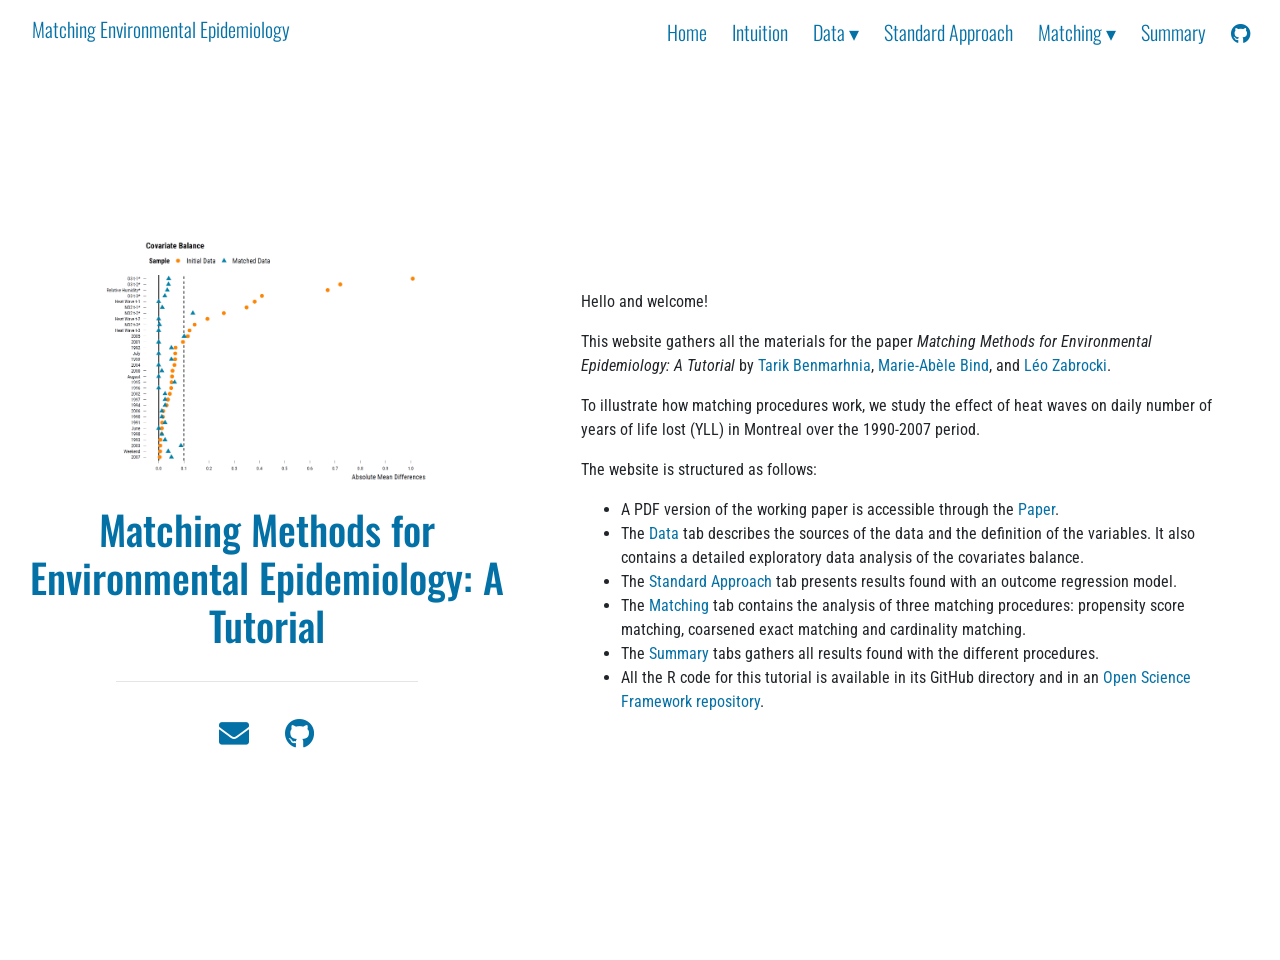
<file: docs/index.html>
<!doctype html>
<html lang="en">
  <head>
    <!-- Required meta tags -->
    <meta charset="utf-8">
    <meta name="viewport" content="width=device-width, initial-scale=1, shrink-to-fit=no">

    <!-- Bootstrap CSS -->
    <link rel="stylesheet" href="https://stackpath.bootstrapcdn.com/bootstrap/4.5.0/css/bootstrap.min.css">

    <link href="https://fonts.googleapis.com/css2?family=Roboto+Slab&display=swap" rel="stylesheet">
    <style type="text/css">body {font-family: 'Roboto Slab', serif;}</style>

    <title>Matching Methods for Environmental Epidemiology: A
Tutorial</title>

    
          <!--radix_placeholder_navigation_in_header-->
          <meta name="distill:offset" content=""/>

          <script type="application/javascript">

            window.headroom_prevent_pin = false;

            window.document.addEventListener("DOMContentLoaded", function (event) {

              // initialize headroom for banner
              var header = $('header').get(0);
              var headerHeight = header.offsetHeight;
              var headroom = new Headroom(header, {
                tolerance: 5,
                onPin : function() {
                  if (window.headroom_prevent_pin) {
                    window.headroom_prevent_pin = false;
                    headroom.unpin();
                  }
                }
              });
              headroom.init();
              if(window.location.hash)
                headroom.unpin();
              $(header).addClass('headroom--transition');

              // offset scroll location for banner on hash change
              // (see: https://github.com/WickyNilliams/headroom.js/issues/38)
              window.addEventListener("hashchange", function(event) {
                window.scrollTo(0, window.pageYOffset - (headerHeight + 25));
              });

              // responsive menu
              $('.distill-site-header').each(function(i, val) {
                var topnav = $(this);
                var toggle = topnav.find('.nav-toggle');
                toggle.on('click', function() {
                  topnav.toggleClass('responsive');
                });
              });

              // nav dropdowns
              $('.nav-dropbtn').click(function(e) {
                $(this).next('.nav-dropdown-content').toggleClass('nav-dropdown-active');
                $(this).parent().siblings('.nav-dropdown')
                   .children('.nav-dropdown-content').removeClass('nav-dropdown-active');
              });
              $("body").click(function(e){
                $('.nav-dropdown-content').removeClass('nav-dropdown-active');
              });
              $(".nav-dropdown").click(function(e){
                e.stopPropagation();
              });
            });
          </script>

          <style type="text/css">

          /* Theme (user-documented overrideables for nav appearance) */

          .distill-site-nav {
            color: rgba(255, 255, 255, 0.8);
            background-color: #0F2E3D;
            font-size: 15px;
            font-weight: 300;
          }

          .distill-site-nav a {
            color: inherit;
            text-decoration: none;
          }

          .distill-site-nav a:hover {
            color: white;
          }

          @media print {
            .distill-site-nav {
              display: none;
            }
          }

          .distill-site-header {

          }

          .distill-site-footer {

          }


          /* Site Header */

          .distill-site-header {
            width: 100%;
            box-sizing: border-box;
            z-index: 3;
          }

          .distill-site-header .nav-left {
            display: inline-block;
            margin-left: 8px;
          }

          @media screen and (max-width: 768px) {
            .distill-site-header .nav-left {
              margin-left: 0;
            }
          }


          .distill-site-header .nav-right {
            float: right;
            margin-right: 8px;
          }

          .distill-site-header a,
          .distill-site-header .title {
            display: inline-block;
            text-align: center;
            padding: 14px 10px 14px 10px;
          }

          .distill-site-header .title {
            font-size: 18px;
            min-width: 150px;
          }

          .distill-site-header .logo {
            padding: 0;
          }

          .distill-site-header .logo img {
            display: none;
            max-height: 20px;
            width: auto;
            margin-bottom: -4px;
          }

          .distill-site-header .nav-image img {
            max-height: 18px;
            width: auto;
            display: inline-block;
            margin-bottom: -3px;
          }



          @media screen and (min-width: 1000px) {
            .distill-site-header .logo img {
              display: inline-block;
            }
            .distill-site-header .nav-left {
              margin-left: 20px;
            }
            .distill-site-header .nav-right {
              margin-right: 20px;
            }
            .distill-site-header .title {
              padding-left: 12px;
            }
          }


          .distill-site-header .nav-toggle {
            display: none;
          }

          .nav-dropdown {
            display: inline-block;
            position: relative;
          }

          .nav-dropdown .nav-dropbtn {
            border: none;
            outline: none;
            color: rgba(255, 255, 255, 0.8);
            padding: 16px 10px;
            background-color: transparent;
            font-family: inherit;
            font-size: inherit;
            font-weight: inherit;
            margin: 0;
            margin-top: 1px;
            z-index: 2;
          }

          .nav-dropdown-content {
            display: none;
            position: absolute;
            background-color: white;
            min-width: 200px;
            border: 1px solid rgba(0,0,0,0.15);
            border-radius: 4px;
            box-shadow: 0px 8px 16px 0px rgba(0,0,0,0.1);
            z-index: 1;
            margin-top: 2px;
            white-space: nowrap;
            padding-top: 4px;
            padding-bottom: 4px;
          }

          .nav-dropdown-content hr {
            margin-top: 4px;
            margin-bottom: 4px;
            border: none;
            border-bottom: 1px solid rgba(0, 0, 0, 0.1);
          }

          .nav-dropdown-active {
            display: block;
          }

          .nav-dropdown-content a, .nav-dropdown-content .nav-dropdown-header {
            color: black;
            padding: 6px 24px;
            text-decoration: none;
            display: block;
            text-align: left;
          }

          .nav-dropdown-content .nav-dropdown-header {
            display: block;
            padding: 5px 24px;
            padding-bottom: 0;
            text-transform: uppercase;
            font-size: 14px;
            color: #999999;
            white-space: nowrap;
          }

          .nav-dropdown:hover .nav-dropbtn {
            color: white;
          }

          .nav-dropdown-content a:hover {
            background-color: #ddd;
            color: black;
          }

          .nav-right .nav-dropdown-content {
            margin-left: -45%;
            right: 0;
          }

          @media screen and (max-width: 768px) {
            .distill-site-header a, .distill-site-header .nav-dropdown  {display: none;}
            .distill-site-header a.nav-toggle {
              float: right;
              display: block;
            }
            .distill-site-header .title {
              margin-left: 0;
            }
            .distill-site-header .nav-right {
              margin-right: 0;
            }
            .distill-site-header {
              overflow: hidden;
            }
            .nav-right .nav-dropdown-content {
              margin-left: 0;
            }
          }


          @media screen and (max-width: 768px) {
            .distill-site-header.responsive {position: relative; min-height: 500px; }
            .distill-site-header.responsive a.nav-toggle {
              position: absolute;
              right: 0;
              top: 0;
            }
            .distill-site-header.responsive a,
            .distill-site-header.responsive .nav-dropdown {
              display: block;
              text-align: left;
            }
            .distill-site-header.responsive .nav-left,
            .distill-site-header.responsive .nav-right {
              width: 100%;
            }
            .distill-site-header.responsive .nav-dropdown {float: none;}
            .distill-site-header.responsive .nav-dropdown-content {position: relative;}
            .distill-site-header.responsive .nav-dropdown .nav-dropbtn {
              display: block;
              width: 100%;
              text-align: left;
            }
          }

          /* Site Footer */

          .distill-site-footer {
            width: 100%;
            overflow: hidden;
            box-sizing: border-box;
            z-index: 3;
            margin-top: 30px;
            padding-top: 30px;
            padding-bottom: 30px;
            text-align: center;
          }

          /* Headroom */

          d-title {
            padding-top: 6rem;
          }

          @media print {
            d-title {
              padding-top: 4rem;
            }
          }

          .headroom {
            z-index: 1000;
            position: fixed;
            top: 0;
            left: 0;
            right: 0;
          }

          .headroom--transition {
            transition: all .4s ease-in-out;
          }

          .headroom--unpinned {
            top: -100px;
          }

          .headroom--pinned {
            top: 0;
          }

          /* adjust viewport for navbar height */
          /* helps vertically center bootstrap (non-distill) content */
          .min-vh-100 {
            min-height: calc(100vh - 100px) !important;
          }

          </style>

          <script src="site_libs/jquery-3.6.0/jquery-3.6.0.min.js"></script>
          <link href="site_libs/font-awesome-5.1.0/css/all.css" rel="stylesheet"/>
          <link href="site_libs/font-awesome-5.1.0/css/v4-shims.css" rel="stylesheet"/>
          <script src="site_libs/headroom-0.9.4/headroom.min.js"></script>
          <!--/radix_placeholder_navigation_in_header-->
          <!--radix_placeholder_site_in_header-->
          <!--/radix_placeholder_site_in_header-->
          
          <style type="text/css">
          body {
            padding-top: 60px;
          }
          </style>
          <style type="text/css">
          /* base variables */

          /* Edit the CSS properties in this file to create a custom
             Distill theme. Only edit values in the right column
             for each row; values shown are the CSS defaults.
             To return any property to the default,
             you may set its value to: unset
             All rows must end with a semi-colon.                      */

          /* Optional: embed custom fonts here with `@import`          */
          /* This must remain at the top of this file.                 */



          html {
            /*-- Main font sizes --*/
            --title-size:      50px;
            --body-size:       1.06rem;
            --code-size:       14px;
            --aside-size:      12px;
            --fig-cap-size:    13px;
            /*-- Main font colors --*/
            --title-color:     #000000;
            --header-color:    rgba(0, 0, 0, 0.8);
            --body-color:      rgba(0, 0, 0, 0.8);
            --aside-color:     rgba(0, 0, 0, 0.6);
            --fig-cap-color:   rgba(0, 0, 0, 0.6);
            /*-- Specify custom fonts ~~~ must be imported above   --*/
            --heading-font:    sans-serif;
            --mono-font:       monospace;
            --body-font:       sans-serif;
            --navbar-font:     sans-serif;  /* websites + blogs only */
          }

          /*-- ARTICLE METADATA --*/
          d-byline {
            --heading-size:    0.6rem;
            --heading-color:   rgba(0, 0, 0, 0.5);
            --body-size:       0.8rem;
            --body-color:      rgba(0, 0, 0, 0.8);
          }

          /*-- ARTICLE TABLE OF CONTENTS --*/
          .d-contents {
            --heading-size:    18px;
            --contents-size:   13px;
          }

          /*-- ARTICLE APPENDIX --*/
          d-appendix {
            --heading-size:    15px;
            --heading-color:   rgba(0, 0, 0, 0.65);
            --text-size:       0.8em;
            --text-color:      rgba(0, 0, 0, 0.5);
          }

          /*-- WEBSITE HEADER + FOOTER --*/
          /* These properties only apply to Distill sites and blogs  */

          .distill-site-header {
            --title-size:       18px;
            --text-color:       rgba(255, 255, 255, 0.8);
            --text-size:        15px;
            --hover-color:      white;
            --bkgd-color:       #0F2E3D;
          }

          .distill-site-footer {
            --text-color:       rgba(255, 255, 255, 0.8);
            --text-size:        15px;
            --hover-color:      white;
            --bkgd-color:       #0F2E3D;
          }

          /*-- Additional custom styles --*/
          /* Add any additional CSS rules below                      */
          </style>
          <style type="text/css">/* base variables */

          /* Edit the CSS properties in this file to create a custom
             Distill theme. Only edit values in the right column
             for each row; values shown are the CSS defaults.
             To return any property to the default,
             you may set its value to: unset
             All rows must end with a semi-colon.                      */

          /* Optional: embed custom fonts here with `@import`          */
          /* This must remain at the top of this file.                 */

          /* Optional: embed custom fonts here with `@import`          */
          /* This must remain at the top of this file.                 */
          @import url('https://fonts.googleapis.com/css2?family=Roboto+Condensed');
          @import url('https://fonts.googleapis.com/css2?family=Oswald');
          @import url('https://fonts.googleapis.com/css2?family=Fira+Mono');

          html {
            /*-- Main font sizes --*/
            --title-size:      50px;
            --body-size:       20px;
            --code-size:       14px;
            --aside-size:      12px;
            --fig-cap-size:    13px;
            /*-- Main font colors --*/
            --title-color:     #0471a6;
            --header-color:    #0471a6;
            --body-color:      rgba(0, 0, 0, 0.8);
            --aside-color:     #0471a6;
            --fig-cap-color:   #0471a6;
            /*-- Specify custom fonts ~~~ must be imported above   --*/
            --heading-font:    'Oswald', sans-serif;
            --mono-font:       'Fira Mono', monospace;
            --body-font:       'Roboto Condensed', serif;
            --navbar-font:     'Oswald', sans-serif;  /* websites + blogs only */
          }

          /*-- ARTICLE METADATA --*/
          d-byline {
            --heading-size:    18px;
            --heading-color:   rgba(0, 0, 0, 0.5);
            --body-size:       15px;
            --body-color:      rgba(0, 0, 0, 0.8);
          }

          /*-- ARTICLE TABLE OF CONTENTS --*/
          .d-contents {
            --heading-size:    20px;
            --contents-size:   18px;
          }

          /*-- ARTICLE APPENDIX --*/
          d-appendix {
            --heading-size:    15px;
            --heading-color:   rgba(0, 0, 0, 0.65);
            --text-size:       0.8em;
            --text-color:      rgba(0, 0, 0, 0.5);
          }

          /*-- WEBSITE HEADER + FOOTER --*/
          /* These properties only apply to Distill sites and blogs  */

          .distill-site-header {
            --title-size:       20px;
            --text-color:       #0471a6;
            --text-size:        20px;
            --hover-color:      #f4a261;
            --bkgd-color:       #FFFFFF;
            --font-weight:      700;

          }

          .distill-site-footer {
            --text-color:       rgba(255, 255, 255, 0.8);
            --text-size:        15px;
            --hover-color:      white;
            --bkgd-color:       #FFFFFF;
          }

          /*-- Additional custom styles --*/
          /* Add any additional CSS rules below                      */

          a:link {
            color: #0471a6;
          }

          /* mouse over link */
          a:hover {
            color: #f4a261;
          }


          a:visited {
            color: #0471a6;
          }

          /* Postcard headers */
          h1, h2, h3 {
            color: #0471a6;
          }


          /* Buttons on home page */

          .btn-outline-dark {
              background-color: #fff;
              font-size: 30px;
              color: #0471a6;
              border: 0px;
          }

          .btn-outline-dark:hover {
              background-color: #f4a261;
          }


          aside {
              float: right;
              color: blue;
          }</style>
          <style type="text/css">
          /* base style */

          /* FONT FAMILIES */

          :root {
            --heading-default: -apple-system, BlinkMacSystemFont, "Segoe UI", Roboto, Oxygen, Ubuntu, Cantarell, "Fira Sans", "Droid Sans", "Helvetica Neue", Arial, sans-serif;
            --mono-default: Consolas, Monaco, 'Andale Mono', 'Ubuntu Mono', monospace;
            --body-default: -apple-system, BlinkMacSystemFont, "Segoe UI", Roboto, Oxygen, Ubuntu, Cantarell, "Fira Sans", "Droid Sans", "Helvetica Neue", Arial, sans-serif;
          }

          body,
          .posts-list .post-preview p,
          .posts-list .description p {
            font-family: var(--body-font), var(--body-default);
          }

          h1, h2, h3, h4, h5, h6,
          .posts-list .post-preview h2,
          .posts-list .description h2 {
            font-family: var(--heading-font), var(--heading-default);
          }

          d-article div.sourceCode code,
          d-article pre code {
            font-family: var(--mono-font), var(--mono-default);
          }


          /*-- TITLE --*/
          d-title h1,
          .posts-list > h1 {
            color: var(--title-color, black);
          }

          d-title h1 {
            font-size: var(--title-size, 50px);
          }

          /*-- HEADERS --*/
          d-article h1,
          d-article h2,
          d-article h3,
          d-article h4,
          d-article h5,
          d-article h6 {
            color: var(--header-color, rgba(0, 0, 0, 0.8));
          }

          /*-- BODY --*/
          d-article > p,  /* only text inside of <p> tags */
          d-article > ul, /* lists */
          d-article > ol {
            color: var(--body-color, rgba(0, 0, 0, 0.8));
            font-size: var(--body-size, 1.06rem);
          }


          /*-- CODE --*/
          d-article div.sourceCode code,
          d-article pre code {
            font-size: var(--code-size, 14px);
          }

          /*-- ASIDE --*/
          d-article aside {
            font-size: var(--aside-size, 12px);
            color: var(--aside-color, rgba(0, 0, 0, 0.6));
          }

          /*-- FIGURE CAPTIONS --*/
          figure .caption,
          figure figcaption,
          .figure .caption {
            font-size: var(--fig-cap-size, 13px);
            color: var(--fig-cap-color, rgba(0, 0, 0, 0.6));
          }

          /*-- METADATA --*/
          d-byline h3 {
            font-size: var(--heading-size, 0.6rem);
            color: var(--heading-color, rgba(0, 0, 0, 0.5));
          }

          d-byline {
            font-size: var(--body-size, 0.8rem);
            color: var(--body-color, rgba(0, 0, 0, 0.8));
          }

          d-byline a,
          d-article d-byline a {
            color: var(--body-color, rgba(0, 0, 0, 0.8));
          }

          /*-- TABLE OF CONTENTS --*/
          .d-contents nav h3 {
            font-size: var(--heading-size, 18px);
          }

          .d-contents nav a {
            font-size: var(--contents-size, 13px);
          }

          /*-- APPENDIX --*/
          d-appendix h3 {
            font-size: var(--heading-size, 15px);
            color: var(--heading-color, rgba(0, 0, 0, 0.65));
          }

          d-appendix {
            font-size: var(--text-size, 0.8em);
            color: var(--text-color, rgba(0, 0, 0, 0.5));
          }

          d-appendix d-footnote-list a.footnote-backlink {
            color: var(--text-color, rgba(0, 0, 0, 0.5));
          }

          /*-- WEBSITE HEADER + FOOTER --*/
          .distill-site-header .title {
            font-size: var(--title-size, 18px);
            font-family: var(--navbar-font), var(--heading-default);
          }

          .distill-site-header a,
          .nav-dropdown .nav-dropbtn {
            font-family: var(--navbar-font), var(--heading-default);
          }

          .nav-dropdown .nav-dropbtn {
            color: var(--text-color, rgba(255, 255, 255, 0.8));
            font-size: var(--text-size, 15px);
          }

          .distill-site-header a:hover,
          .nav-dropdown:hover .nav-dropbtn {
            color: var(--hover-color, white);
          }

          .distill-site-header {
            font-size: var(--text-size, 15px);
            color: var(--text-color, rgba(255, 255, 255, 0.8));
            background-color: var(--bkgd-color, #0F2E3D);
          }

          .distill-site-footer {
            font-size: var(--text-size, 15px);
            color: var(--text-color, rgba(255, 255, 255, 0.8));
            background-color: var(--bkgd-color, #0F2E3D);
          }

          .distill-site-footer a:hover {
            color: var(--hover-color, white);
          }</style>
          <script src="C:\Users\leoza\OneDrive\Documents\R\win-library\4.1\rmarkdown\rmd\h\pandoc\header-attrs.js"></script>
    
    
  </head>
  <body>

          <!--radix_placeholder_navigation_before_body-->
          <header class="header header--fixed" role="banner">
          <nav class="distill-site-nav distill-site-header">
          <div class="nav-left">
          <a href="index.html" class="title">Matching Environmental Epidemiology</a>
          </div>
          <div class="nav-right">
          <a href="index.html">Home</a>
          <a href="intuition.html">Intuition</a>
          <div class="nav-dropdown">
          <button class="nav-dropbtn">
          Data
           
          <span class="down-arrow">&#x25BE;</span>
          </button>
          <div class="nav-dropdown-content">
          <a href="data_sources_codebook.html">Sources and Codebook</a>
          <a href="eda_covariates_balance.html">EDA</a>
          </div>
          </div>
          <a href="outcome_regression_analysis.html">Standard Approach</a>
          <div class="nav-dropdown">
          <button class="nav-dropbtn">
          Matching
           
          <span class="down-arrow">&#x25BE;</span>
          </button>
          <div class="nav-dropdown-content">
          <a href="propensity_score_matching.html">Propensity Score Matching</a>
          <a href="coarsened_exact_matching.html">Coarsened Exact Matching</a>
          <a href="cardinality_matching.html">Cardinality Matching</a>
          </div>
          </div>
          <a href="summary_results.html">Summary</a>
          <a href="https://github.com/lzabrocki/tutorial_matching_envi_epi" aria-label="Link to source">
          <i class="fab fa-github" aria-hidden="true"></i>
          </a>
          <a href="javascript:void(0);" class="nav-toggle">&#9776;</a>
          </div>
          </nav>
          </header>
          <!--/radix_placeholder_navigation_before_body-->
          <!--radix_placeholder_site_before_body-->
          <!--/radix_placeholder_site_before_body-->
    
    <div class="container-fluid d-none d-lg-block d-xl-block">
      <div class="d-flex row flex-row vh-100">
        <div class="d-flex flex-column col-5 align-items-center text-center align-self-center">
          <div class="mx-auto text-center">
            <div class="p-3">
              <img src=inputs/3.outputs/cover_picture.png style="height:15rem" class="rounded">
            </div>
            <div class="p-2">
              <h1>Matching Methods for Environmental Epidemiology: A
Tutorial</h1>
            </div>
            <hr style="width:60%;"/>
            <div class="p-2">
              <div id="icon-list">
                <ul class="list-inline">
                                    <li class="list-inline-item">
                    <a href=mailto:leo.zabrocki@gmail.com>
                      <button type="button" class="btn btn-outline-dark mb-2">
                        <i id="icons" class="fas fa-envelope big-icon"></i>
                      </button>
                    </a>
                  </li>
                                    <li class="list-inline-item">
                    <a href=https://github.com/lzabrocki>
                      <button type="button" class="btn btn-outline-dark mb-2">
                        <i id="icons" class="fab fa-github big-icon"></i>
                      </button>
                    </a>
                  </li>
                                  </ul>
              </div>
            </div>
          </div>
        </div>
<div class="d-flex flex-column col px-5 align-items-center align-self-center mh-100" style="overflow-y: none;">
          <div class="my-5" id="content">
            <p>Hello and welcome!</p>
            <p>This website gathers all the materials for the paper
            <em>Matching Methods for Environmental Epidemiology: A
            Tutorial</em> by <a
            href="https://profiles.ucsd.edu/tarik.benmarhnia">Tarik
            Benmarhnia</a>, <a
            href="https://biostatistics.massgeneral.org/faculty/marie-abele-bind-phd/">Marie-Abèle
            Bind</a>, and <a href="https://lzabrocki.github.io/">Léo
            Zabrocki</a>.</p>
            <p>To illustrate how matching procedures work, we study the
            effect of heat waves on daily number of years of life lost
            (YLL) in Montreal over the 1990-2007 period.</p>
            <p>The website is structured as follows:</p>
            <ul>
            <li>A PDF version of the working paper is accessible through
            the <span style="color:#0471a6">Paper</span>.</li>
            <li>The <span style="color:#0471a6">Data</span> tab
            describes the sources of the data and the definition of the
            variables. It also contains a detailed exploratory data
            analysis of the covariates balance.</li>
            <li>The <span style="color:#0471a6">Standard Approach</span>
            tab presents results found with an outcome regression
            model.</li>
            <li>The <span style="color:#0471a6">Matching</span> tab
            contains the analysis of three matching procedures:
            propensity score matching, coarsened exact matching and
            cardinality matching.</li>
            <li>The <span style="color:#0471a6">Summary</span> tabs
            gathers all results found with the different
            procedures.</li>
            <li>All the R code for this tutorial is available in its
            GitHub directory and in an <a
            href="https://osf.io/tvdnf/">Open Science Framework
            repository</a>.</li>
            </ul>
          </div>
        </div>
      </div>
    </div>

    <div class="container-flex min-vh-100 d-block d-lg-none d-xl-none">
      <div class="d-flex flex-row justify-content-center">
        <div class="d-flex flex-col">
          <div class="mx-auto">
            <div class="p-3 mt-3 text-center">
              <img src=inputs/3.outputs/cover_picture.png style="height:15rem" class="rounded">
            </div>
            <div class="p-2 text-center">
              <h1>Matching Methods for Environmental Epidemiology: A
Tutorial</h1>
            </div>
            <hr style="width:60%;"/>

            <div class="row justify-content-center align-items-center">
              <div class="col-8 p-1 text-center">
                <div class="list-group">
                                    <a href=mailto:leo.zabrocki@gmail.com>
                    <button type="button" class="list-group-item list-group-item-action my-1 rounded">
                      <i id="icons" class="fas fa-envelope big-icon"></i>
                    </button>
                  </a>
                                    <a href=https://github.com/lzabrocki>
                    <button type="button" class="list-group-item list-group-item-action my-1 rounded">
                      <i id="icons" class="fab fa-github big-icon"></i>
                    </button>
                  </a>
                                  </div>
              </div>
            </div>
            <div class="p pt-4 px-5">
              <p>Hello and welcome!</p>
              <p>This website gathers all the materials for the paper
              <em>Matching Methods for Environmental Epidemiology: A
              Tutorial</em> by <a
              href="https://profiles.ucsd.edu/tarik.benmarhnia">Tarik
              Benmarhnia</a>, <a
              href="https://biostatistics.massgeneral.org/faculty/marie-abele-bind-phd/">Marie-Abèle
              Bind</a>, and <a href="https://lzabrocki.github.io/">Léo
              Zabrocki</a>.</p>
              <p>To illustrate how matching procedures work, we study
              the effect of heat waves on daily number of years of life
              lost (YLL) in Montreal over the 1990-2007 period.</p>
              <p>The website is structured as follows:</p>
              <ul>
              <li>A PDF version of the working paper is accessible
              through the <span style="color:#0471a6">Paper</span>.</li>
              <li>The <span style="color:#0471a6">Data</span> tab
              describes the sources of the data and the definition of
              the variables. It also contains a detailed exploratory
              data analysis of the covariates balance.</li>
              <li>The <span style="color:#0471a6">Standard
              Approach</span> tab presents results found with an outcome
              regression model.</li>
              <li>The <span style="color:#0471a6">Matching</span> tab
              contains the analysis of three matching procedures:
              propensity score matching, coarsened exact matching and
              cardinality matching.</li>
              <li>The <span style="color:#0471a6">Summary</span> tabs
              gathers all results found with the different
              procedures.</li>
              <li>All the R code for this tutorial is available in its
              GitHub directory and in an <a
              href="https://osf.io/tvdnf/">Open Science Framework
              repository</a>.</li>
              </ul>
            </div>
        </div>
      </div>
    </div>

    <!-- Optional JavaScript -->
    <!-- jQuery first, then Popper.js, then Bootstrap JS -->
    <script src="https://code.jquery.com/jquery-3.5.1.slim.min.js" integrity="sha384-DfXdz2htPH0lsSSs5nCTpuj/zy4C+OGpamoFVy38MVBnE+IbbVYUew+OrCXaRkfj" crossorigin="anonymous"></script>
    <script src="https://cdn.jsdelivr.net/npm/popper.js@1.16.0/dist/umd/popper.min.js" integrity="sha384-Q6E9RHvbIyZFJoft+2mJbHaEWldlvI9IOYy5n3zV9zzTtmI3UksdQRVvoxMfooAo" crossorigin="anonymous"></script>
    <script src="https://stackpath.bootstrapcdn.com/bootstrap/4.5.0/js/bootstrap.min.js" integrity="sha384-OgVRvuATP1z7JjHLkuOU7Xw704+h835Lr+6QL9UvYjZE3Ipu6Tp75j7Bh/kR0JKI" crossorigin="anonymous"></script>

      <!--radix_placeholder_site_after_body-->
      <!--/radix_placeholder_site_after_body-->
      <!--radix_placeholder_navigation_after_body-->
      <!--/radix_placeholder_navigation_after_body-->
  
  </body>
</html>
</file>
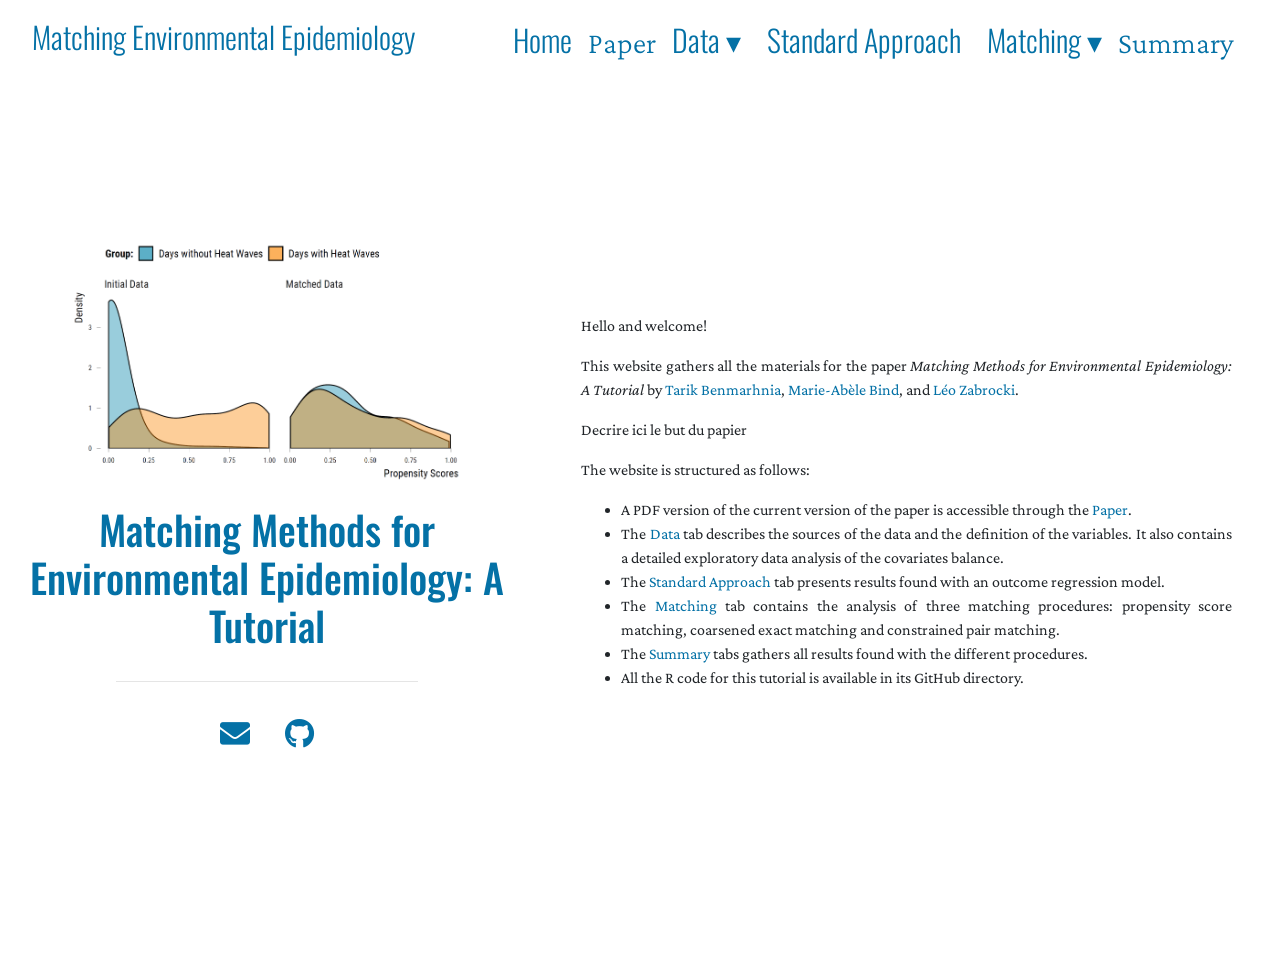
<file: website_documents/index.html>
<!doctype html>
<html lang="en">
  <head>
    <!-- Required meta tags -->
    <meta charset="utf-8">
    <meta name="viewport" content="width=device-width, initial-scale=1, shrink-to-fit=no">

    <!-- Bootstrap CSS -->
    <link rel="stylesheet" href="https://stackpath.bootstrapcdn.com/bootstrap/4.5.0/css/bootstrap.min.css">

    <link href="https://fonts.googleapis.com/css2?family=Roboto+Slab&display=swap" rel="stylesheet">
    <style type="text/css">body {font-family: 'Roboto Slab', serif;}</style>

    <title>Matching Methods for Environmental Epidemiology: A Tutorial</title>

    
          <!--radix_placeholder_navigation_in_header-->
          <meta name="distill:offset" content=""/>

          <script type="application/javascript">

            window.headroom_prevent_pin = false;

            window.document.addEventListener("DOMContentLoaded", function (event) {

              // initialize headroom for banner
              var header = $('header').get(0);
              var headerHeight = header.offsetHeight;
              var headroom = new Headroom(header, {
                tolerance: 5,
                onPin : function() {
                  if (window.headroom_prevent_pin) {
                    window.headroom_prevent_pin = false;
                    headroom.unpin();
                  }
                }
              });
              headroom.init();
              if(window.location.hash)
                headroom.unpin();
              $(header).addClass('headroom--transition');

              // offset scroll location for banner on hash change
              // (see: https://github.com/WickyNilliams/headroom.js/issues/38)
              window.addEventListener("hashchange", function(event) {
                window.scrollTo(0, window.pageYOffset - (headerHeight + 25));
              });

              // responsive menu
              $('.distill-site-header').each(function(i, val) {
                var topnav = $(this);
                var toggle = topnav.find('.nav-toggle');
                toggle.on('click', function() {
                  topnav.toggleClass('responsive');
                });
              });

              // nav dropdowns
              $('.nav-dropbtn').click(function(e) {
                $(this).next('.nav-dropdown-content').toggleClass('nav-dropdown-active');
                $(this).parent().siblings('.nav-dropdown')
                   .children('.nav-dropdown-content').removeClass('nav-dropdown-active');
              });
              $("body").click(function(e){
                $('.nav-dropdown-content').removeClass('nav-dropdown-active');
              });
              $(".nav-dropdown").click(function(e){
                e.stopPropagation();
              });
            });
          </script>

          <style type="text/css">

          /* Theme (user-documented overrideables for nav appearance) */

          .distill-site-nav {
            color: rgba(255, 255, 255, 0.8);
            background-color: #0F2E3D;
            font-size: 15px;
            font-weight: 300;
          }

          .distill-site-nav a {
            color: inherit;
            text-decoration: none;
          }

          .distill-site-nav a:hover {
            color: white;
          }

          @media print {
            .distill-site-nav {
              display: none;
            }
          }

          .distill-site-header {

          }

          .distill-site-footer {

          }


          /* Site Header */

          .distill-site-header {
            width: 100%;
            box-sizing: border-box;
            z-index: 3;
          }

          .distill-site-header .nav-left {
            display: inline-block;
            margin-left: 8px;
          }

          @media screen and (max-width: 768px) {
            .distill-site-header .nav-left {
              margin-left: 0;
            }
          }


          .distill-site-header .nav-right {
            float: right;
            margin-right: 8px;
          }

          .distill-site-header a,
          .distill-site-header .title {
            display: inline-block;
            text-align: center;
            padding: 14px 10px 14px 10px;
          }

          .distill-site-header .title {
            font-size: 18px;
            min-width: 150px;
          }

          .distill-site-header .logo {
            padding: 0;
          }

          .distill-site-header .logo img {
            display: none;
            max-height: 20px;
            width: auto;
            margin-bottom: -4px;
          }

          .distill-site-header .nav-image img {
            max-height: 18px;
            width: auto;
            display: inline-block;
            margin-bottom: -3px;
          }



          @media screen and (min-width: 1000px) {
            .distill-site-header .logo img {
              display: inline-block;
            }
            .distill-site-header .nav-left {
              margin-left: 20px;
            }
            .distill-site-header .nav-right {
              margin-right: 20px;
            }
            .distill-site-header .title {
              padding-left: 12px;
            }
          }


          .distill-site-header .nav-toggle {
            display: none;
          }

          .nav-dropdown {
            display: inline-block;
            position: relative;
          }

          .nav-dropdown .nav-dropbtn {
            border: none;
            outline: none;
            color: rgba(255, 255, 255, 0.8);
            padding: 16px 10px;
            background-color: transparent;
            font-family: inherit;
            font-size: inherit;
            font-weight: inherit;
            margin: 0;
            margin-top: 1px;
            z-index: 2;
          }

          .nav-dropdown-content {
            display: none;
            position: absolute;
            background-color: white;
            min-width: 200px;
            border: 1px solid rgba(0,0,0,0.15);
            border-radius: 4px;
            box-shadow: 0px 8px 16px 0px rgba(0,0,0,0.1);
            z-index: 1;
            margin-top: 2px;
            white-space: nowrap;
            padding-top: 4px;
            padding-bottom: 4px;
          }

          .nav-dropdown-content hr {
            margin-top: 4px;
            margin-bottom: 4px;
            border: none;
            border-bottom: 1px solid rgba(0, 0, 0, 0.1);
          }

          .nav-dropdown-active {
            display: block;
          }

          .nav-dropdown-content a, .nav-dropdown-content .nav-dropdown-header {
            color: black;
            padding: 6px 24px;
            text-decoration: none;
            display: block;
            text-align: left;
          }

          .nav-dropdown-content .nav-dropdown-header {
            display: block;
            padding: 5px 24px;
            padding-bottom: 0;
            text-transform: uppercase;
            font-size: 14px;
            color: #999999;
            white-space: nowrap;
          }

          .nav-dropdown:hover .nav-dropbtn {
            color: white;
          }

          .nav-dropdown-content a:hover {
            background-color: #ddd;
            color: black;
          }

          .nav-right .nav-dropdown-content {
            margin-left: -45%;
            right: 0;
          }

          @media screen and (max-width: 768px) {
            .distill-site-header a, .distill-site-header .nav-dropdown  {display: none;}
            .distill-site-header a.nav-toggle {
              float: right;
              display: block;
            }
            .distill-site-header .title {
              margin-left: 0;
            }
            .distill-site-header .nav-right {
              margin-right: 0;
            }
            .distill-site-header {
              overflow: hidden;
            }
            .nav-right .nav-dropdown-content {
              margin-left: 0;
            }
          }


          @media screen and (max-width: 768px) {
            .distill-site-header.responsive {position: relative; min-height: 500px; }
            .distill-site-header.responsive a.nav-toggle {
              position: absolute;
              right: 0;
              top: 0;
            }
            .distill-site-header.responsive a,
            .distill-site-header.responsive .nav-dropdown {
              display: block;
              text-align: left;
            }
            .distill-site-header.responsive .nav-left,
            .distill-site-header.responsive .nav-right {
              width: 100%;
            }
            .distill-site-header.responsive .nav-dropdown {float: none;}
            .distill-site-header.responsive .nav-dropdown-content {position: relative;}
            .distill-site-header.responsive .nav-dropdown .nav-dropbtn {
              display: block;
              width: 100%;
              text-align: left;
            }
          }

          /* Site Footer */

          .distill-site-footer {
            width: 100%;
            overflow: hidden;
            box-sizing: border-box;
            z-index: 3;
            margin-top: 30px;
            padding-top: 30px;
            padding-bottom: 30px;
            text-align: center;
          }

          /* Headroom */

          d-title {
            padding-top: 6rem;
          }

          @media print {
            d-title {
              padding-top: 4rem;
            }
          }

          .headroom {
            z-index: 1000;
            position: fixed;
            top: 0;
            left: 0;
            right: 0;
          }

          .headroom--transition {
            transition: all .4s ease-in-out;
          }

          .headroom--unpinned {
            top: -100px;
          }

          .headroom--pinned {
            top: 0;
          }

          /* adjust viewport for navbar height */
          /* helps vertically center bootstrap (non-distill) content */
          .min-vh-100 {
            min-height: calc(100vh - 100px) !important;
          }

          </style>

          <script src="site_libs/jquery-3.6.0/jquery-3.6.0.min.js"></script>
          <link href="site_libs/font-awesome-5.1.0/css/all.css" rel="stylesheet"/>
          <link href="site_libs/font-awesome-5.1.0/css/v4-shims.css" rel="stylesheet"/>
          <script src="site_libs/headroom-0.9.4/headroom.min.js"></script>
          <script src="site_libs/autocomplete-0.37.1/autocomplete.min.js"></script>
          <script src="site_libs/fuse-6.4.1/fuse.min.js"></script>

          <script type="application/javascript">

          function getMeta(metaName) {
            var metas = document.getElementsByTagName('meta');
            for (let i = 0; i < metas.length; i++) {
              if (metas[i].getAttribute('name') === metaName) {
                return metas[i].getAttribute('content');
              }
            }
            return '';
          }

          function offsetURL(url) {
            var offset = getMeta('distill:offset');
            return offset ? offset + '/' + url : url;
          }

          function createFuseIndex() {

            // create fuse index
            var options = {
              keys: [
                { name: 'title', weight: 20 },
                { name: 'categories', weight: 15 },
                { name: 'description', weight: 10 },
                { name: 'contents', weight: 5 },
              ],
              ignoreLocation: true,
              threshold: 0
            };
            var fuse = new window.Fuse([], options);

            // fetch the main search.json
            return fetch(offsetURL('search.json'))
              .then(function(response) {
                if (response.status == 200) {
                  return response.json().then(function(json) {
                    // index main articles
                    json.articles.forEach(function(article) {
                      fuse.add(article);
                    });
                    // download collections and index their articles
                    return Promise.all(json.collections.map(function(collection) {
                      return fetch(offsetURL(collection)).then(function(response) {
                        if (response.status === 200) {
                          return response.json().then(function(articles) {
                            articles.forEach(function(article) {
                              fuse.add(article);
                            });
                          })
                        } else {
                          return Promise.reject(
                            new Error('Unexpected status from search index request: ' +
                                      response.status)
                          );
                        }
                      });
                    })).then(function() {
                      return fuse;
                    });
                  });

                } else {
                  return Promise.reject(
                    new Error('Unexpected status from search index request: ' +
                                response.status)
                  );
                }
              });
          }

          window.document.addEventListener("DOMContentLoaded", function (event) {

            // get search element (bail if we don't have one)
            var searchEl = window.document.getElementById('distill-search');
            if (!searchEl)
              return;

            createFuseIndex()
              .then(function(fuse) {

                // make search box visible
                searchEl.classList.remove('hidden');

                // initialize autocomplete
                var options = {
                  autoselect: true,
                  hint: false,
                  minLength: 2,
                };
                window.autocomplete(searchEl, options, [{
                  source: function(query, callback) {
                    const searchOptions = {
                      isCaseSensitive: false,
                      shouldSort: true,
                      minMatchCharLength: 2,
                      limit: 10,
                    };
                    var results = fuse.search(query, searchOptions);
                    callback(results
                      .map(function(result) { return result.item; })
                    );
                  },
                  templates: {
                    suggestion: function(suggestion) {
                      var img = suggestion.preview && Object.keys(suggestion.preview).length > 0
                        ? `<img src="${offsetURL(suggestion.preview)}"</img>`
                        : '';
                      var html = `
                        <div class="search-item">
                          <h3>${suggestion.title}</h3>
                          <div class="search-item-description">
                            ${suggestion.description || ''}
                          </div>
                          <div class="search-item-preview">
                            ${img}
                          </div>
                        </div>
                      `;
                      return html;
                    }
                  }
                }]).on('autocomplete:selected', function(event, suggestion) {
                  window.location.href = offsetURL(suggestion.path);
                });
                // remove inline display style on autocompleter (we want to
                // manage responsive display via css)
                $('.algolia-autocomplete').css("display", "");
              })
              .catch(function(error) {
                console.log(error);
              });

          });

          </script>

          <style type="text/css">

          .nav-search {
            font-size: x-small;
          }

          /* Algolioa Autocomplete */

          .algolia-autocomplete {
            display: inline-block;
            margin-left: 10px;
            vertical-align: sub;
            background-color: white;
            color: black;
            padding: 6px;
            padding-top: 8px;
            padding-bottom: 0;
            border-radius: 6px;
            border: 1px #0F2E3D solid;
            width: 180px;
          }


          @media screen and (max-width: 768px) {
            .distill-site-nav .algolia-autocomplete {
              display: none;
              visibility: hidden;
            }
            .distill-site-nav.responsive .algolia-autocomplete {
              display: inline-block;
              visibility: visible;
            }
            .distill-site-nav.responsive .algolia-autocomplete .aa-dropdown-menu {
              margin-left: 0;
              width: 400px;
              max-height: 400px;
            }
          }

          .algolia-autocomplete .aa-input, .algolia-autocomplete .aa-hint {
            width: 90%;
            outline: none;
            border: none;
          }

          .algolia-autocomplete .aa-hint {
            color: #999;
          }
          .algolia-autocomplete .aa-dropdown-menu {
            width: 550px;
            max-height: 70vh;
            overflow-x: visible;
            overflow-y: scroll;
            padding: 5px;
            margin-top: 3px;
            margin-left: -150px;
            background-color: #fff;
            border-radius: 5px;
            border: 1px solid #999;
            border-top: none;
          }

          .algolia-autocomplete .aa-dropdown-menu .aa-suggestion {
            cursor: pointer;
            padding: 5px 4px;
            border-bottom: 1px solid #eee;
          }

          .algolia-autocomplete .aa-dropdown-menu .aa-suggestion:last-of-type {
            border-bottom: none;
            margin-bottom: 2px;
          }

          .algolia-autocomplete .aa-dropdown-menu .aa-suggestion .search-item {
            overflow: hidden;
            font-size: 0.8em;
            line-height: 1.4em;
          }

          .algolia-autocomplete .aa-dropdown-menu .aa-suggestion .search-item h3 {
            font-size: 1rem;
            margin-block-start: 0;
            margin-block-end: 5px;
          }

          .algolia-autocomplete .aa-dropdown-menu .aa-suggestion .search-item-description {
            display: inline-block;
            overflow: hidden;
            height: 2.8em;
            width: 80%;
            margin-right: 4%;
          }

          .algolia-autocomplete .aa-dropdown-menu .aa-suggestion .search-item-preview {
            display: inline-block;
            width: 15%;
          }

          .algolia-autocomplete .aa-dropdown-menu .aa-suggestion .search-item-preview img {
            height: 3em;
            width: auto;
            display: none;
          }

          .algolia-autocomplete .aa-dropdown-menu .aa-suggestion .search-item-preview img[src] {
            display: initial;
          }

          .algolia-autocomplete .aa-dropdown-menu .aa-suggestion.aa-cursor {
            background-color: #eee;
          }
          .algolia-autocomplete .aa-dropdown-menu .aa-suggestion em {
            font-weight: bold;
            font-style: normal;
          }

          </style>


          <!--/radix_placeholder_navigation_in_header-->
          <!--radix_placeholder_site_in_header-->
          <!--/radix_placeholder_site_in_header-->
          
          <style type="text/css">
          body {
            padding-top: 60px;
          }
          </style>
          <style type="text/css">
          /* base variables */

          /* Edit the CSS properties in this file to create a custom
             Distill theme. Only edit values in the right column
             for each row; values shown are the CSS defaults.
             To return any property to the default,
             you may set its value to: unset
             All rows must end with a semi-colon.                      */

          /* Optional: embed custom fonts here with `@import`          */
          /* This must remain at the top of this file.                 */



          html {
            /*-- Main font sizes --*/
            --title-size:      50px;
            --body-size:       1.06rem;
            --code-size:       14px;
            --aside-size:      12px;
            --fig-cap-size:    13px;
            /*-- Main font colors --*/
            --title-color:     #000000;
            --header-color:    rgba(0, 0, 0, 0.8);
            --body-color:      rgba(0, 0, 0, 0.8);
            --aside-color:     rgba(0, 0, 0, 0.6);
            --fig-cap-color:   rgba(0, 0, 0, 0.6);
            /*-- Specify custom fonts ~~~ must be imported above   --*/
            --heading-font:    sans-serif;
            --mono-font:       monospace;
            --body-font:       sans-serif;
            --navbar-font:     sans-serif;  /* websites + blogs only */
          }

          /*-- ARTICLE METADATA --*/
          d-byline {
            --heading-size:    0.6rem;
            --heading-color:   rgba(0, 0, 0, 0.5);
            --body-size:       0.8rem;
            --body-color:      rgba(0, 0, 0, 0.8);
          }

          /*-- ARTICLE TABLE OF CONTENTS --*/
          .d-contents {
            --heading-size:    18px;
            --contents-size:   13px;
          }

          /*-- ARTICLE APPENDIX --*/
          d-appendix {
            --heading-size:    15px;
            --heading-color:   rgba(0, 0, 0, 0.65);
            --text-size:       0.8em;
            --text-color:      rgba(0, 0, 0, 0.5);
          }

          /*-- WEBSITE HEADER + FOOTER --*/
          /* These properties only apply to Distill sites and blogs  */

          .distill-site-header {
            --title-size:       18px;
            --text-color:       rgba(255, 255, 255, 0.8);
            --text-size:        15px;
            --hover-color:      white;
            --bkgd-color:       #0F2E3D;
          }

          .distill-site-footer {
            --text-color:       rgba(255, 255, 255, 0.8);
            --text-size:        15px;
            --hover-color:      white;
            --bkgd-color:       #0F2E3D;
          }

          /*-- Additional custom styles --*/
          /* Add any additional CSS rules below                      */
          </style>
          <style type="text/css">
          /* base variables */

          /* Edit the CSS properties in this file to create a custom
             Distill theme. Only edit values in the right column
             for each row; values shown are the CSS defaults.
             To return any property to the default,
             you may set its value to: unset
             All rows must end with a semi-colon.                      */

          /* Optional: embed custom fonts here with `@import`          */
          /* This must remain at the top of this file.                 */

          /* Optional: embed custom fonts here with `@import`          */
          /* This must remain at the top of this file.                 */
          @import url('https://fonts.googleapis.com/css2?family=Roboto+Condensed');
          @import url('https://fonts.googleapis.com/css2?family=Roboto');
          @import url('https://fonts.googleapis.com/css2?family=Fira+Sans');
          @import url('https://fonts.googleapis.com/css2?family=Oswald');
          @import url('https://fonts.googleapis.com/css2?family=Crimson+Pro');


          html {
            /*-- Main font sizes --*/
            --title-size:      50px;
            --body-size:       20px;
            --code-size:       14px;
            --aside-size:      12px;
            --fig-cap-size:    13px;
            /*-- Main font colors --*/
            --title-color:     #0471a6;
            --header-color:    #0471a6;
            --body-color:      rgba(0, 0, 0, 0.8);
            --aside-color:     #0471a6;
            --fig-cap-color:   #0471a6;
            /*-- Specify custom fonts ~~~ must be imported above   --*/
            --heading-font:    'Oswald', sans-serif;
            --mono-font:       'Fira Sans', monospace;
            --body-font:       'Crimson Pro', serif;
            --navbar-font:     'Oswald', sans-serif;  /* websites + blogs only */
          }

          /*-- ARTICLE METADATA --*/
          d-byline {
            --heading-size:    0.6rem;
            --heading-color:   rgba(0, 0, 0, 0.5);
            --body-size:       0.8rem;
            --body-color:      rgba(0, 0, 0, 0.8);
          }

          /*-- ARTICLE TABLE OF CONTENTS --*/
          .d-contents {
            --heading-size:    18px;
            --contents-size:   13px;
          }

          /*-- ARTICLE APPENDIX --*/
          d-appendix {
            --heading-size:    15px;
            --heading-color:   rgba(0, 0, 0, 0.65);
            --text-size:       0.8em;
            --text-color:      rgba(0, 0, 0, 0.5);
          }

          /*-- WEBSITE HEADER + FOOTER --*/
          /* These properties only apply to Distill sites and blogs  */

          .distill-site-header {
            --title-size:       30px;
            --text-color:       #0471a6;
            --text-size:        30px;
            --hover-color:      #f4a261;
            --bkgd-color:       #FFFFFF;
            --font-weight:      700;

          }

          .distill-site-footer {
            --text-color:       rgba(255, 255, 255, 0.8);
            --text-size:        15px;
            --hover-color:      white;
            --bkgd-color:       #FFFFFF;
          }

          /*-- Additional custom styles --*/
          /* Add any additional CSS rules below                      */

          a:link {
            color: #0471a6;
          }

          /* mouse over link */
          a:hover {
            color: #f4a261;
          }


          a:visited {
            color: #0471a6;
          }


          /* Buttons on home page */

          .btn-outline-dark {
              background-color: #fff;
              font-size: 30px;
              color: #0471a6;
              border: 0px;
          }

          .btn-outline-dark:hover {
              background-color: #f4a261;
          }


          aside {
              float: right;
              color: blue;
          }
          </style>
          <style type="text/css">
          /* base style */

          /* FONT FAMILIES */

          :root {
            --heading-default: -apple-system, BlinkMacSystemFont, "Segoe UI", Roboto, Oxygen, Ubuntu, Cantarell, "Fira Sans", "Droid Sans", "Helvetica Neue", Arial, sans-serif;
            --mono-default: Consolas, Monaco, 'Andale Mono', 'Ubuntu Mono', monospace;
            --body-default: -apple-system, BlinkMacSystemFont, "Segoe UI", Roboto, Oxygen, Ubuntu, Cantarell, "Fira Sans", "Droid Sans", "Helvetica Neue", Arial, sans-serif;
          }

          body,
          .posts-list .post-preview p,
          .posts-list .description p {
            font-family: var(--body-font), var(--body-default);
          }

          h1, h2, h3, h4, h5, h6,
          .posts-list .post-preview h2,
          .posts-list .description h2 {
            font-family: var(--heading-font), var(--heading-default);
          }

          d-article div.sourceCode code,
          d-article pre code {
            font-family: var(--mono-font), var(--mono-default);
          }


          /*-- TITLE --*/
          d-title h1,
          .posts-list > h1 {
            color: var(--title-color, black);
          }

          d-title h1 {
            font-size: var(--title-size, 50px);
          }

          /*-- HEADERS --*/
          d-article h1,
          d-article h2,
          d-article h3,
          d-article h4,
          d-article h5,
          d-article h6 {
            color: var(--header-color, rgba(0, 0, 0, 0.8));
          }

          /*-- BODY --*/
          d-article > p,  /* only text inside of <p> tags */
          d-article > ul, /* lists */
          d-article > ol {
            color: var(--body-color, rgba(0, 0, 0, 0.8));
            font-size: var(--body-size, 1.06rem);
          }


          /*-- CODE --*/
          d-article div.sourceCode code,
          d-article pre code {
            font-size: var(--code-size, 14px);
          }

          /*-- ASIDE --*/
          d-article aside {
            font-size: var(--aside-size, 12px);
            color: var(--aside-color, rgba(0, 0, 0, 0.6));
          }

          /*-- FIGURE CAPTIONS --*/
          figure .caption,
          figure figcaption,
          .figure .caption {
            font-size: var(--fig-cap-size, 13px);
            color: var(--fig-cap-color, rgba(0, 0, 0, 0.6));
          }

          /*-- METADATA --*/
          d-byline h3 {
            font-size: var(--heading-size, 0.6rem);
            color: var(--heading-color, rgba(0, 0, 0, 0.5));
          }

          d-byline {
            font-size: var(--body-size, 0.8rem);
            color: var(--body-color, rgba(0, 0, 0, 0.8));
          }

          d-byline a,
          d-article d-byline a {
            color: var(--body-color, rgba(0, 0, 0, 0.8));
          }

          /*-- TABLE OF CONTENTS --*/
          .d-contents nav h3 {
            font-size: var(--heading-size, 18px);
          }

          .d-contents nav a {
            font-size: var(--contents-size, 13px);
          }

          /*-- APPENDIX --*/
          d-appendix h3 {
            font-size: var(--heading-size, 15px);
            color: var(--heading-color, rgba(0, 0, 0, 0.65));
          }

          d-appendix {
            font-size: var(--text-size, 0.8em);
            color: var(--text-color, rgba(0, 0, 0, 0.5));
          }

          d-appendix d-footnote-list a.footnote-backlink {
            color: var(--text-color, rgba(0, 0, 0, 0.5));
          }

          /*-- WEBSITE HEADER + FOOTER --*/
          .distill-site-header .title {
            font-size: var(--title-size, 18px);
            font-family: var(--navbar-font), var(--heading-default);
          }

          .distill-site-header a,
          .nav-dropdown .nav-dropbtn {
            font-family: var(--navbar-font), var(--heading-default);
          }

          .nav-dropdown .nav-dropbtn {
            color: var(--text-color, rgba(255, 255, 255, 0.8));
            font-size: var(--text-size, 15px);
          }

          .distill-site-header a:hover,
          .nav-dropdown:hover .nav-dropbtn {
            color: var(--hover-color, white);
          }

          .distill-site-header {
            font-size: var(--text-size, 15px);
            color: var(--text-color, rgba(255, 255, 255, 0.8));
            background-color: var(--bkgd-color, #0F2E3D);
          }

          .distill-site-footer {
            font-size: var(--text-size, 15px);
            color: var(--text-color, rgba(255, 255, 255, 0.8));
            background-color: var(--bkgd-color, #0F2E3D);
          }

          .distill-site-footer a:hover {
            color: var(--hover-color, white);
          }</style>
          <script src="C:\Users\leoza\OneDrive\Documents\R\win-library\4.1\rmarkdown\rmd\h\pandoc\header-attrs.js"></script>
    
    
  </head>
  <body>

          <!--radix_placeholder_navigation_before_body-->
          <header class="header header--fixed" role="banner">
          <nav class="distill-site-nav distill-site-header">
          <div class="nav-left">
          <a href="index.html" class="title">Matching Environmental Epidemiology</a>
          </div>
          <div class="nav-right">
          <a href="index.html">Home</a>
          <span class="nav-dropdown-header">Paper</span>
          <div class="nav-dropdown">
          <button class="nav-dropbtn">
          Data
           
          <span class="down-arrow">&#x25BE;</span>
          </button>
          <div class="nav-dropdown-content">
          <span class="nav-dropdown-header">Sources</span>
          <span class="nav-dropdown-header">Codebook</span>
          <a href="eda_covariates_balance.html">EDA</a>
          </div>
          </div>
          <a href="outcome_regression_analysis.html">Standard Approach</a>
          <div class="nav-dropdown">
          <button class="nav-dropbtn">
          Matching
           
          <span class="down-arrow">&#x25BE;</span>
          </button>
          <div class="nav-dropdown-content">
          <span class="nav-dropdown-header">Propensity Score Matching</span>
          <a href="propensity_score_matching.html"></a>
          <span class="nav-dropdown-header">Coarsened Exact Matching</span>
          <a href="coarsened_exact_matching.html"></a>
          <span class="nav-dropdown-header">Constrained Pair Matching</span>
          <a href="constrained_pair_matching.html"></a>
          </div>
          </div>
          <span class="nav-dropdown-header">Summary</span>
          <a href="summary_results.html"></a>
          <a href="javascript:void(0);" class="nav-toggle">&#9776;</a>
          </div>
          </nav>
          </header>
          <!--/radix_placeholder_navigation_before_body-->
          <!--radix_placeholder_site_before_body-->
          <!--/radix_placeholder_site_before_body-->
    
    <div class="container-fluid d-none d-lg-block d-xl-block">
      <div class="d-flex row flex-row vh-100">
        <div class="d-flex flex-column col-5 align-items-center text-center align-self-center">
          <div class="mx-auto text-center">
            <div class="p-3">
              <img src=3.outputs/cover_picture.png style="height:15rem" class="rounded">
            </div>
            <div class="p-2">
              <h1>Matching Methods for Environmental Epidemiology: A Tutorial</h1>
            </div>
            <hr style="width:60%;"/>
            <div class="p-2">
              <div id="icon-list">
                <ul class="list-inline">
                                    <li class="list-inline-item">
                    <a href=mailto:leo.zabrocki@gmail.com>
                      <button type="button" class="btn btn-outline-dark mb-2">
                        <i id="icons" class="fas fa-envelope big-icon"></i>
                      </button>
                    </a>
                  </li>
                                    <li class="list-inline-item">
                    <a href=https://github.com/lzabrocki>
                      <button type="button" class="btn btn-outline-dark mb-2">
                        <i id="icons" class="fab fa-github big-icon"></i>
                      </button>
                    </a>
                  </li>
                                  </ul>
              </div>
            </div>
          </div>
        </div>
<div class="d-flex flex-column col px-5 align-items-center align-self-center mh-100" style="overflow-y: none;">
          <div class="my-5" id="content">
            <style type="text/css">
            a:link {
              color: #0471a6;
            }

            a:hover {
              color: #f4a261;
            }

            a:visited {
              color: #0471a6;
            }

            h1 {
              color: #0471a6;
            }
            </style>
            <div align="justify">
            <p>Hello and welcome!</p>
            <p>This website gathers all the materials for the paper <em>Matching Methods for Environmental Epidemiology: A Tutorial</em> by <a href="https://profiles.ucsd.edu/tarik.benmarhnia">Tarik Benmarhnia</a>, <a href="https://biostatistics.massgeneral.org/faculty/marie-abele-bind-phd/">Marie-Abèle Bind</a>, and <a href="https://lzabrocki.github.io/">Léo Zabrocki</a>.</p>
            <p>Decrire ici le but du papier</p>
            <p>The website is structured as follows:</p>
            <ul>
            <li>A PDF version of the current version of the paper is accessible through the <span style="color:#0471a6">Paper</span>.</li>
            <li>The <span style="color:#0471a6">Data</span> tab describes the sources of the data and the definition of the variables. It also contains a detailed exploratory data analysis of the covariates balance.</li>
            <li>The <span style="color:#0471a6">Standard Approach</span> tab presents results found with an outcome regression model.</li>
            <li>The <span style="color:#0471a6">Matching</span> tab contains the analysis of three matching procedures: propensity score matching, coarsened exact matching and constrained pair matching.</li>
            <li>The <span style="color:#0471a6">Summary</span> tabs gathers all results found with the different procedures.</li>
            <li>All the R code for this tutorial is available in its GitHub directory.</li>
            </ul>
            </div>
          </div>
        </div>
      </div>
    </div>

    <div class="container-flex min-vh-100 d-block d-lg-none d-xl-none">
      <div class="d-flex flex-row justify-content-center">
        <div class="d-flex flex-col">
          <div class="mx-auto">
            <div class="p-3 mt-3 text-center">
              <img src=3.outputs/cover_picture.png style="height:15rem" class="rounded">
            </div>
            <div class="p-2 text-center">
              <h1>Matching Methods for Environmental Epidemiology: A Tutorial</h1>
            </div>
            <hr style="width:60%;"/>

            <div class="row justify-content-center align-items-center">
              <div class="col-8 p-1 text-center">
                <div class="list-group">
                                    <a href=mailto:leo.zabrocki@gmail.com>
                    <button type="button" class="list-group-item list-group-item-action my-1 rounded">
                      <i id="icons" class="fas fa-envelope big-icon"></i>
                    </button>
                  </a>
                                    <a href=https://github.com/lzabrocki>
                    <button type="button" class="list-group-item list-group-item-action my-1 rounded">
                      <i id="icons" class="fab fa-github big-icon"></i>
                    </button>
                  </a>
                                  </div>
              </div>
            </div>
            <div class="p pt-4 px-5">
              <style type="text/css">
              a:link {
                color: #0471a6;
              }

              a:hover {
                color: #f4a261;
              }

              a:visited {
                color: #0471a6;
              }

              h1 {
                color: #0471a6;
              }
              </style>
              <div align="justify">
              <p>Hello and welcome!</p>
              <p>This website gathers all the materials for the paper <em>Matching Methods for Environmental Epidemiology: A Tutorial</em> by <a href="https://profiles.ucsd.edu/tarik.benmarhnia">Tarik Benmarhnia</a>, <a href="https://biostatistics.massgeneral.org/faculty/marie-abele-bind-phd/">Marie-Abèle Bind</a>, and <a href="https://lzabrocki.github.io/">Léo Zabrocki</a>.</p>
              <p>Decrire ici le but du papier</p>
              <p>The website is structured as follows:</p>
              <ul>
              <li>A PDF version of the current version of the paper is accessible through the <span style="color:#0471a6">Paper</span>.</li>
              <li>The <span style="color:#0471a6">Data</span> tab describes the sources of the data and the definition of the variables. It also contains a detailed exploratory data analysis of the covariates balance.</li>
              <li>The <span style="color:#0471a6">Standard Approach</span> tab presents results found with an outcome regression model.</li>
              <li>The <span style="color:#0471a6">Matching</span> tab contains the analysis of three matching procedures: propensity score matching, coarsened exact matching and constrained pair matching.</li>
              <li>The <span style="color:#0471a6">Summary</span> tabs gathers all results found with the different procedures.</li>
              <li>All the R code for this tutorial is available in its GitHub directory.</li>
              </ul>
              </div>
            </div>
        </div>
      </div>
    </div>

    <!-- Optional JavaScript -->
    <!-- jQuery first, then Popper.js, then Bootstrap JS -->
    <script src="https://code.jquery.com/jquery-3.5.1.slim.min.js" integrity="sha384-DfXdz2htPH0lsSSs5nCTpuj/zy4C+OGpamoFVy38MVBnE+IbbVYUew+OrCXaRkfj" crossorigin="anonymous"></script>
    <script src="https://cdn.jsdelivr.net/npm/popper.js@1.16.0/dist/umd/popper.min.js" integrity="sha384-Q6E9RHvbIyZFJoft+2mJbHaEWldlvI9IOYy5n3zV9zzTtmI3UksdQRVvoxMfooAo" crossorigin="anonymous"></script>
    <script src="https://stackpath.bootstrapcdn.com/bootstrap/4.5.0/js/bootstrap.min.js" integrity="sha384-OgVRvuATP1z7JjHLkuOU7Xw704+h835Lr+6QL9UvYjZE3Ipu6Tp75j7Bh/kR0JKI" crossorigin="anonymous"></script>

      <!--radix_placeholder_site_after_body-->
      <!--/radix_placeholder_site_after_body-->
      <!--radix_placeholder_navigation_after_body-->
      <!--/radix_placeholder_navigation_after_body-->
  
  </body>
</html>
</file>
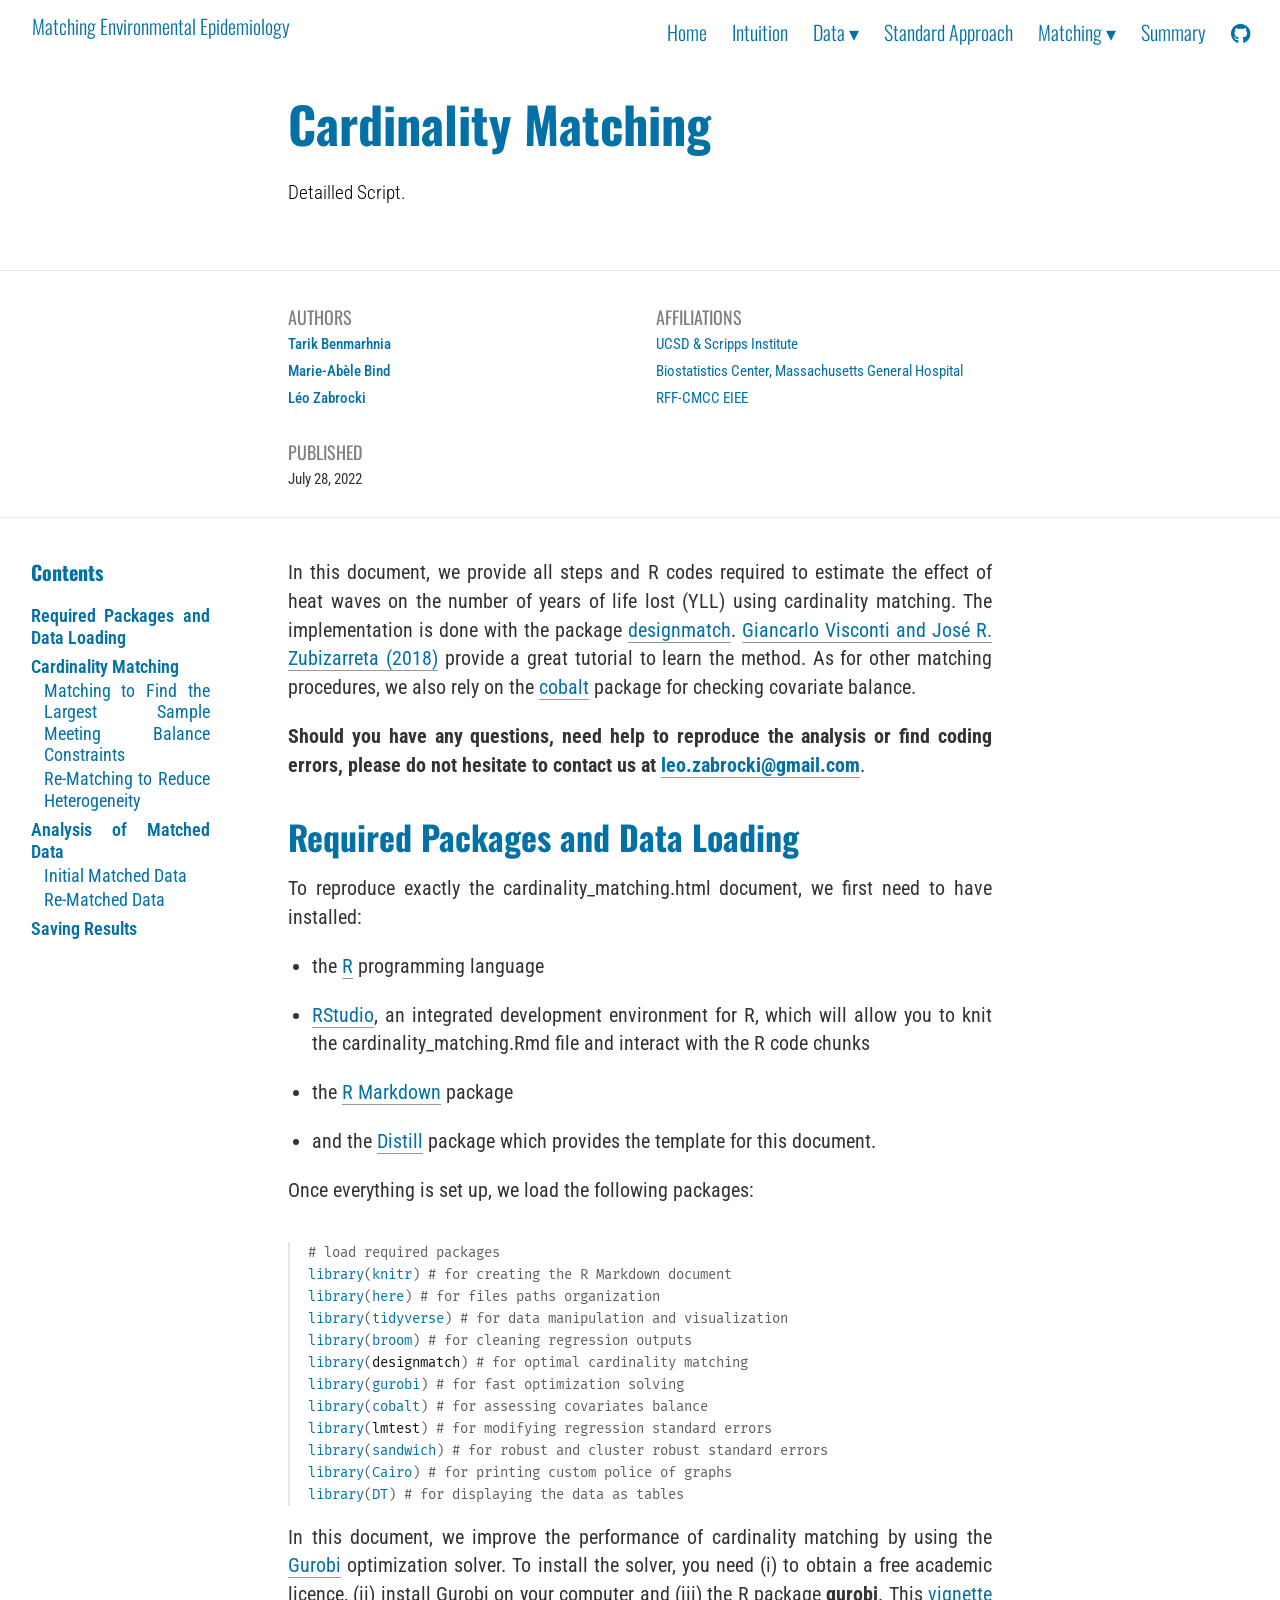
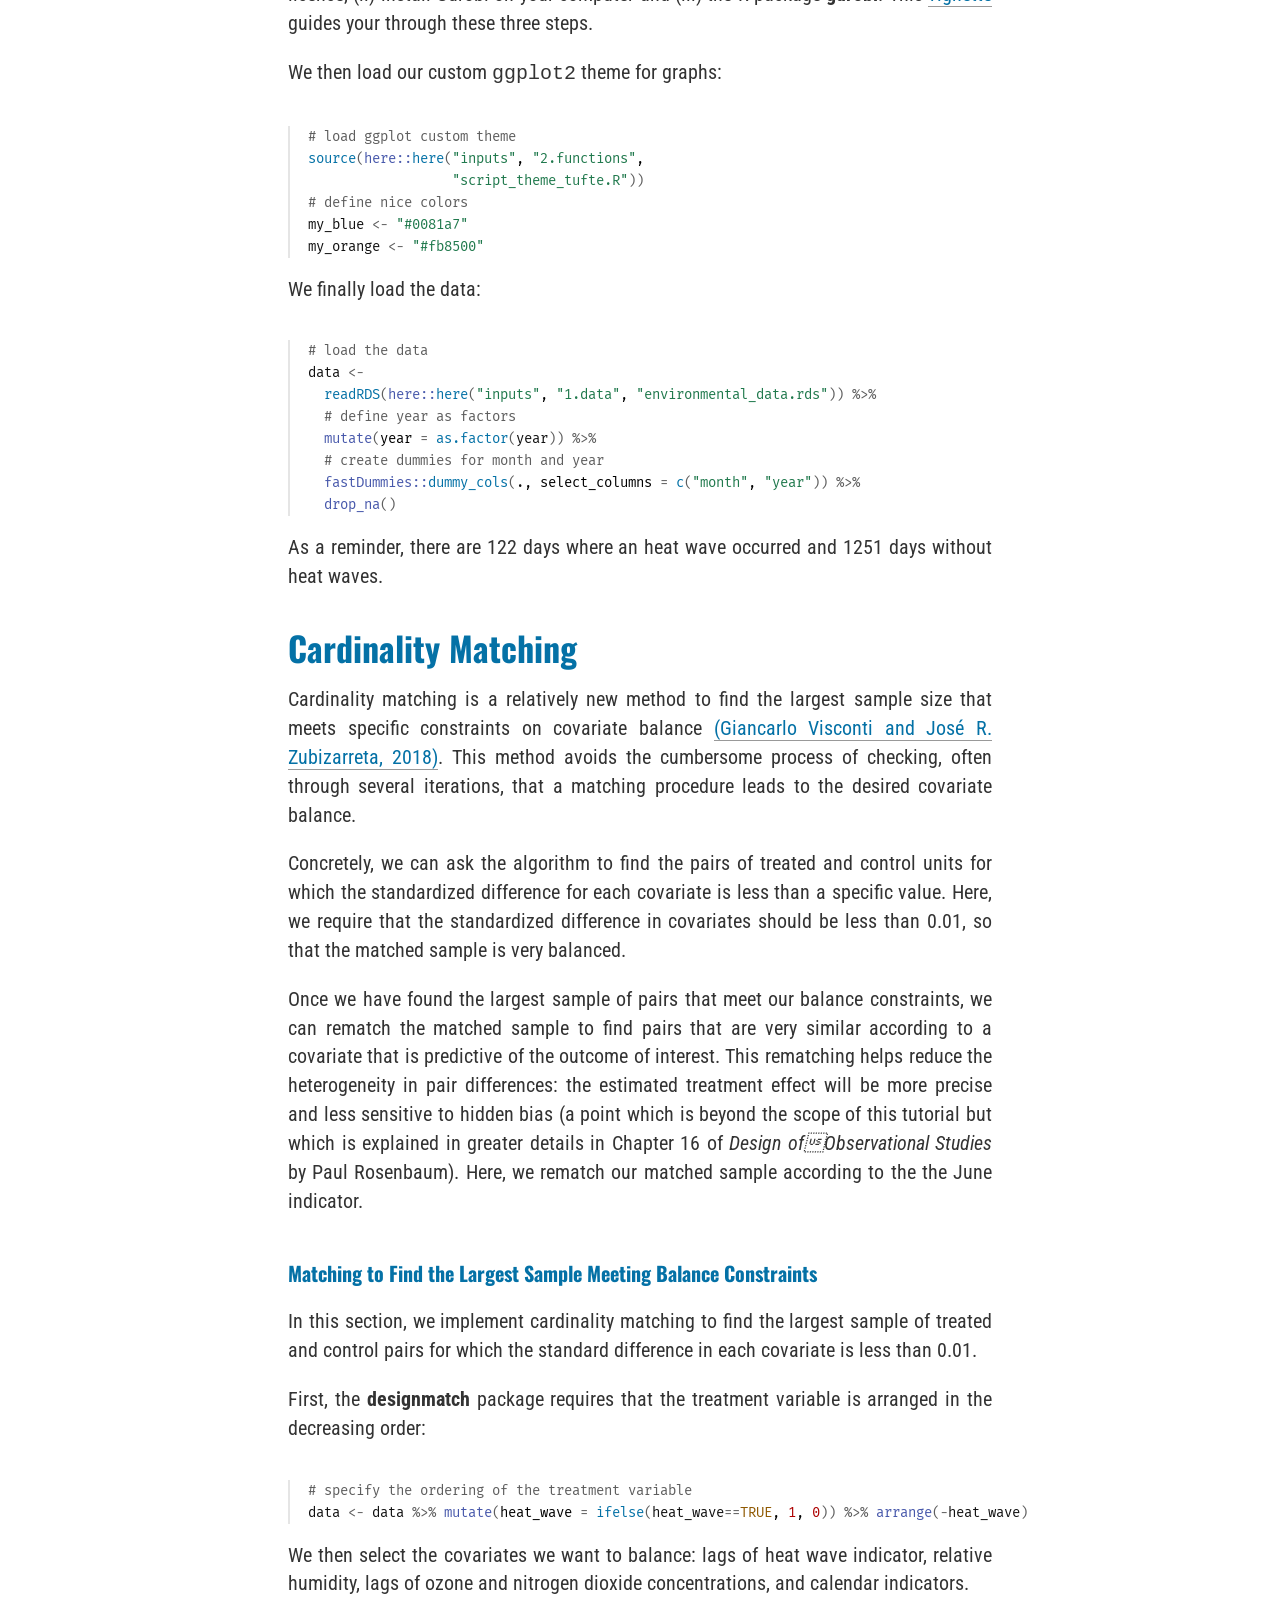
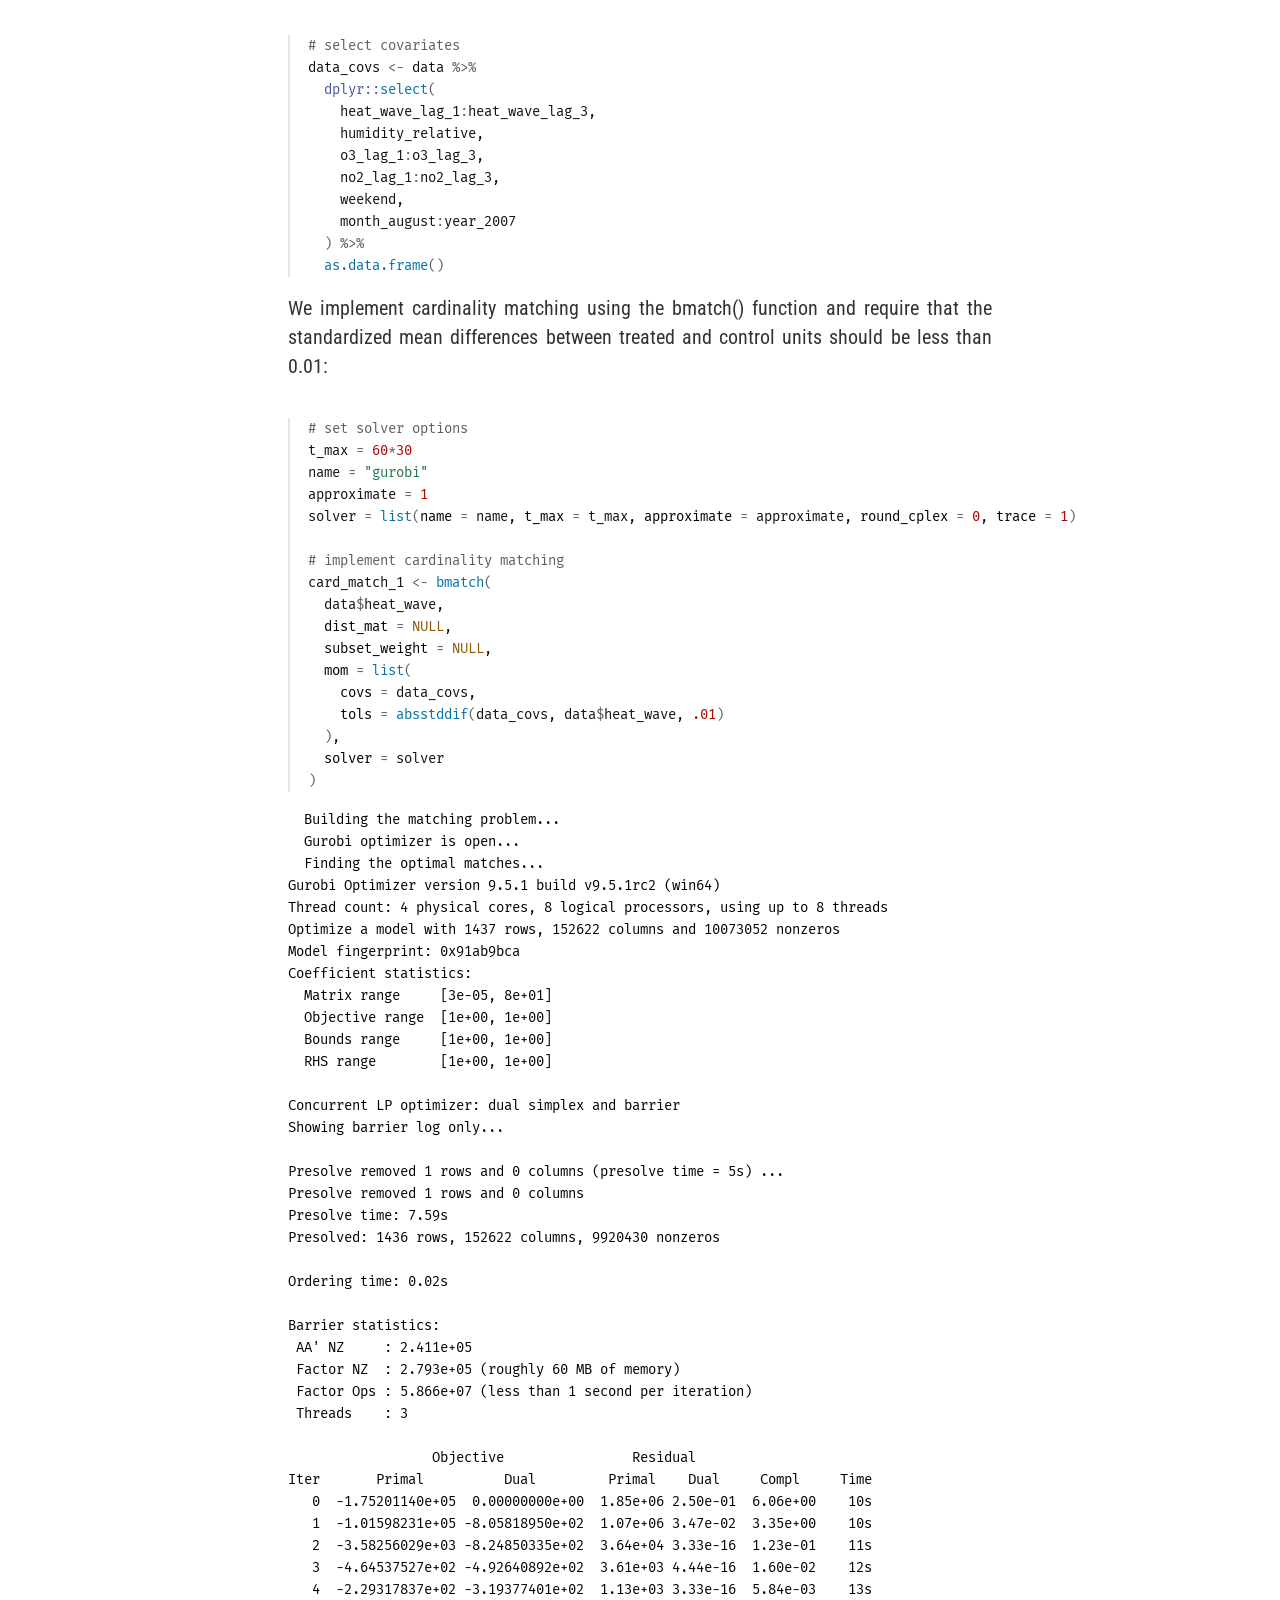
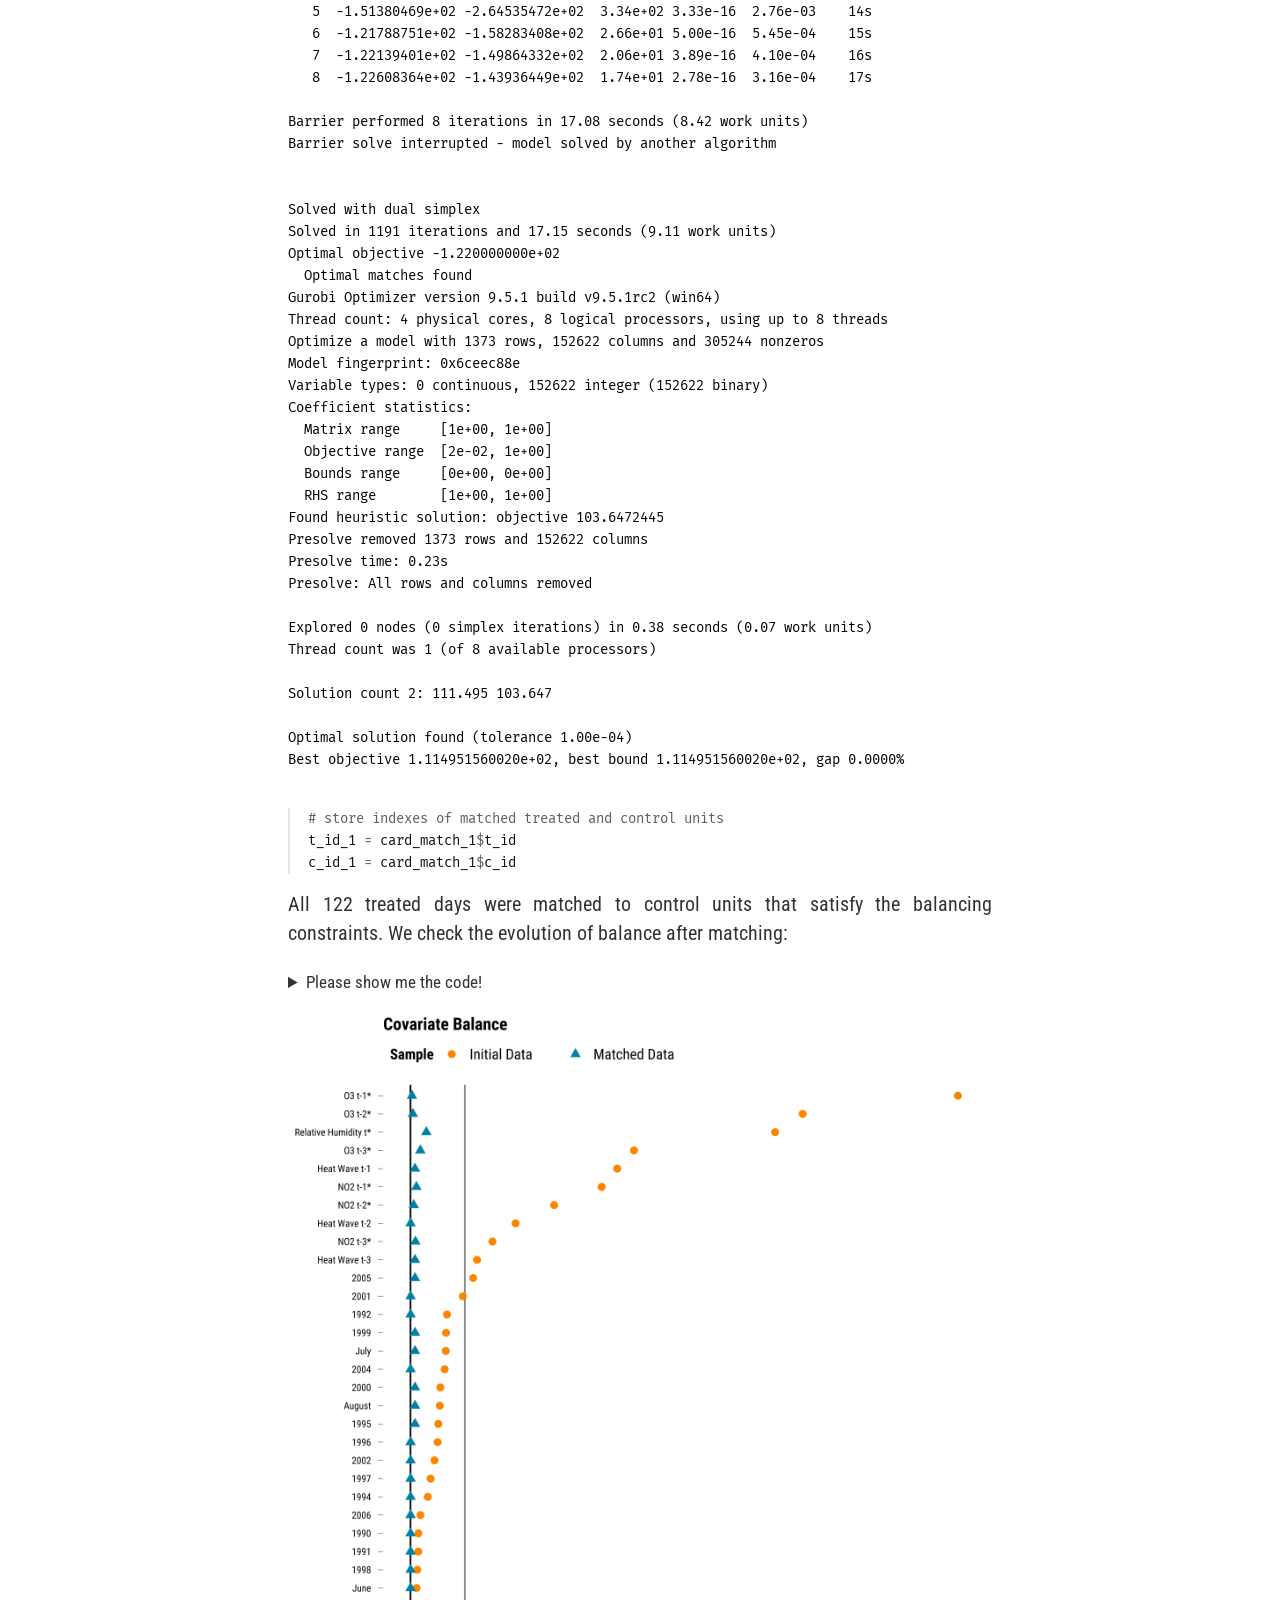
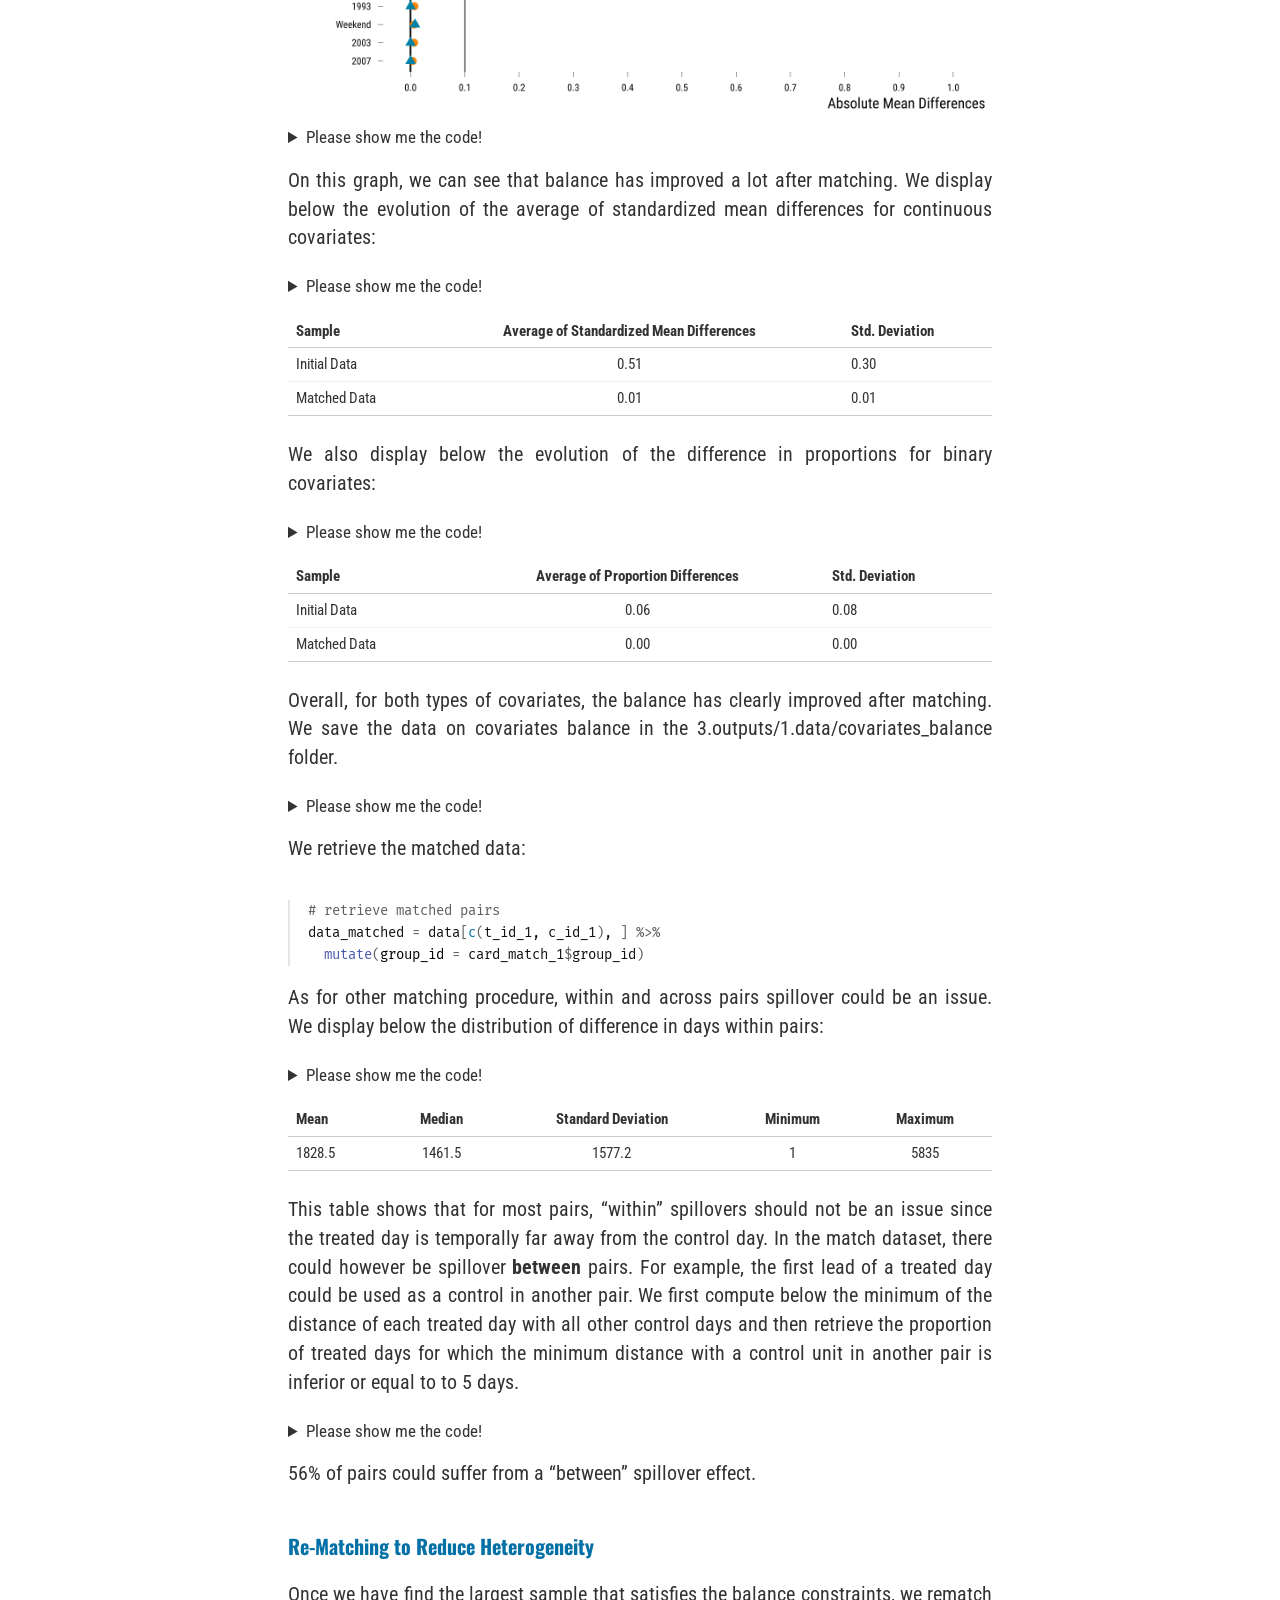
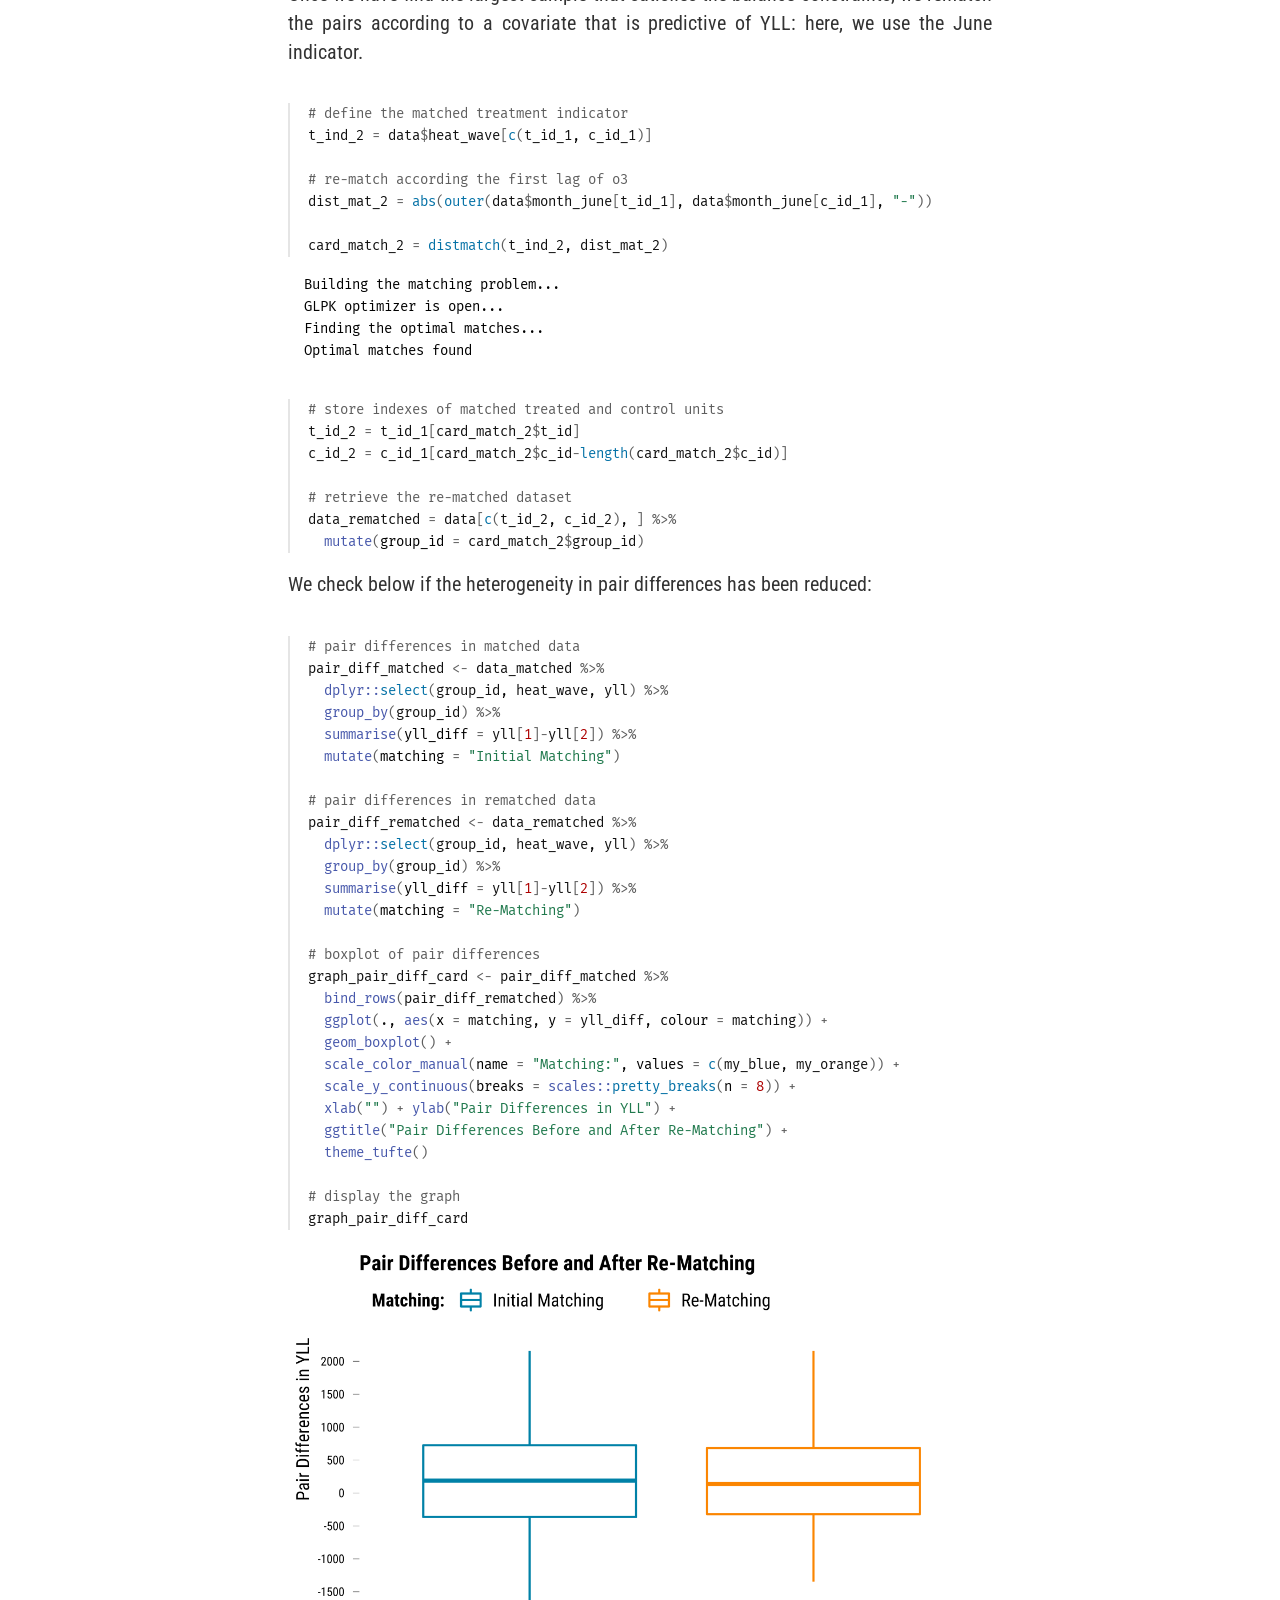
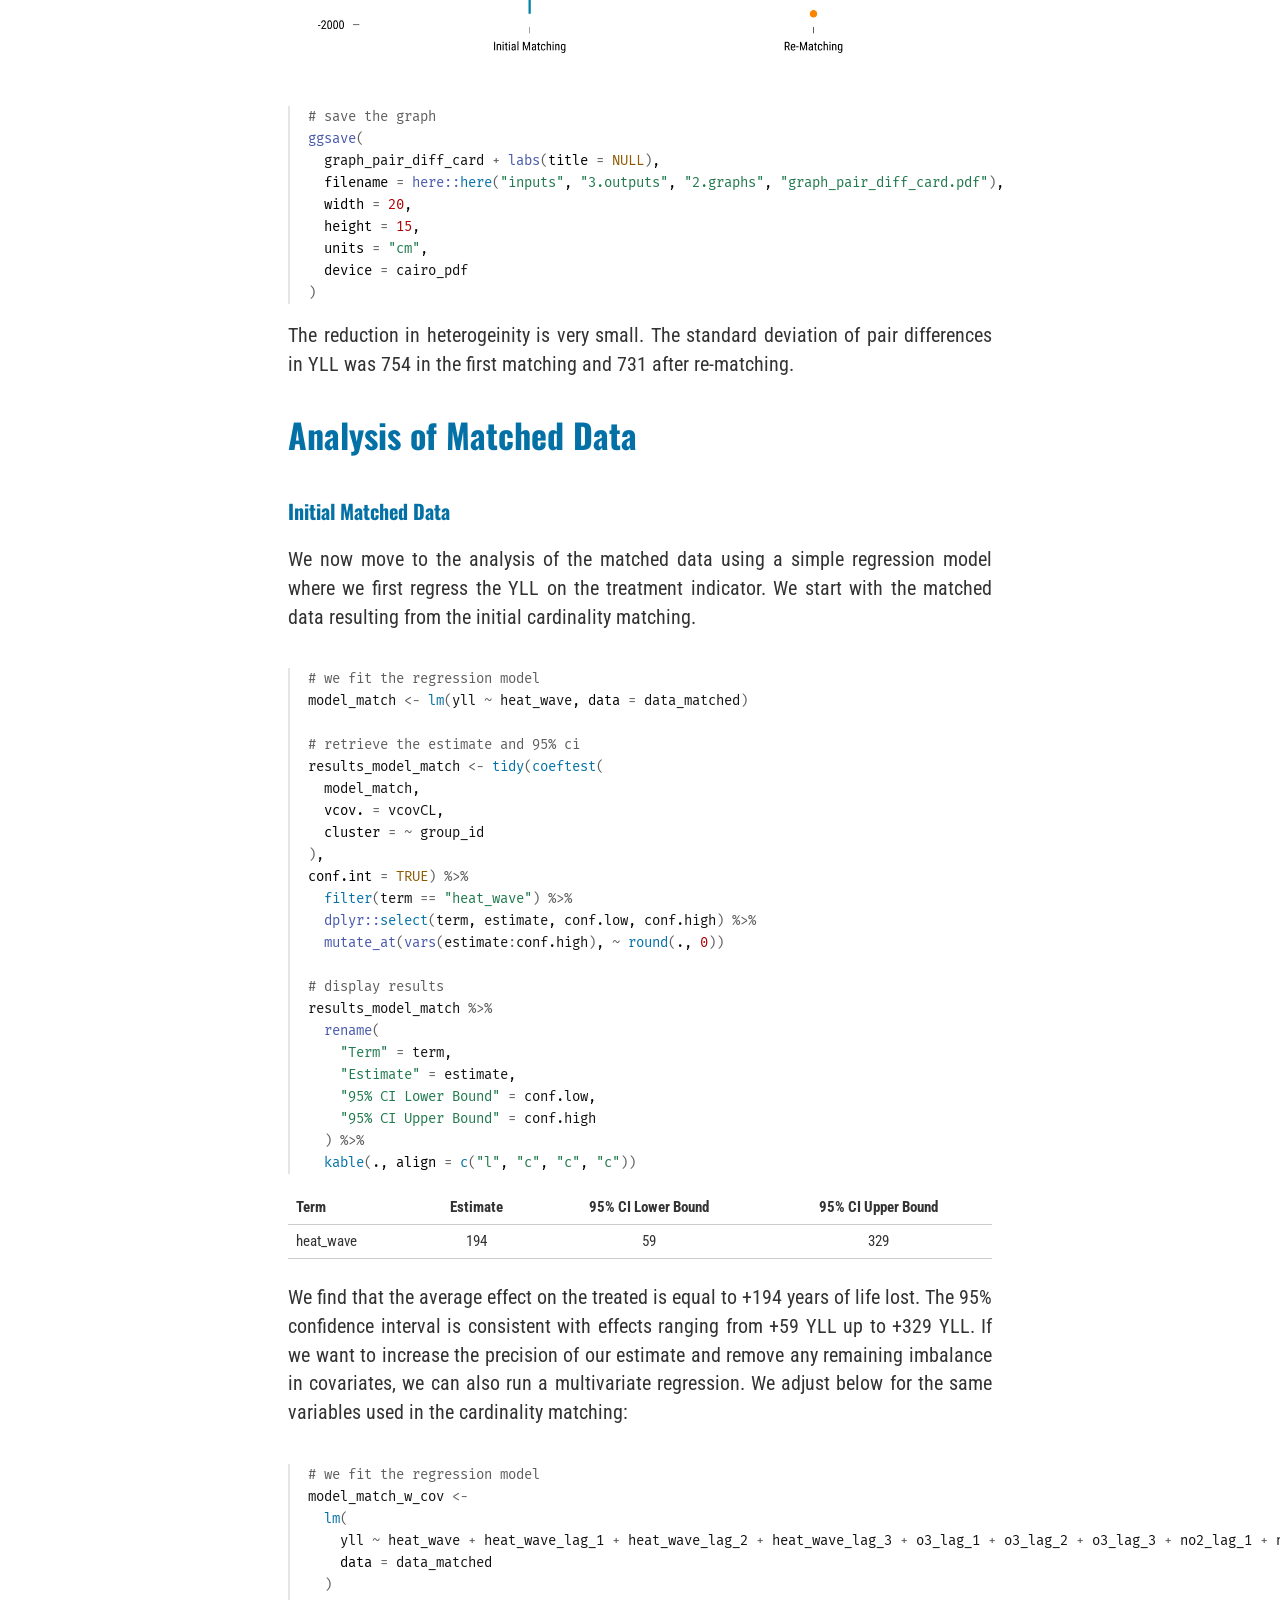
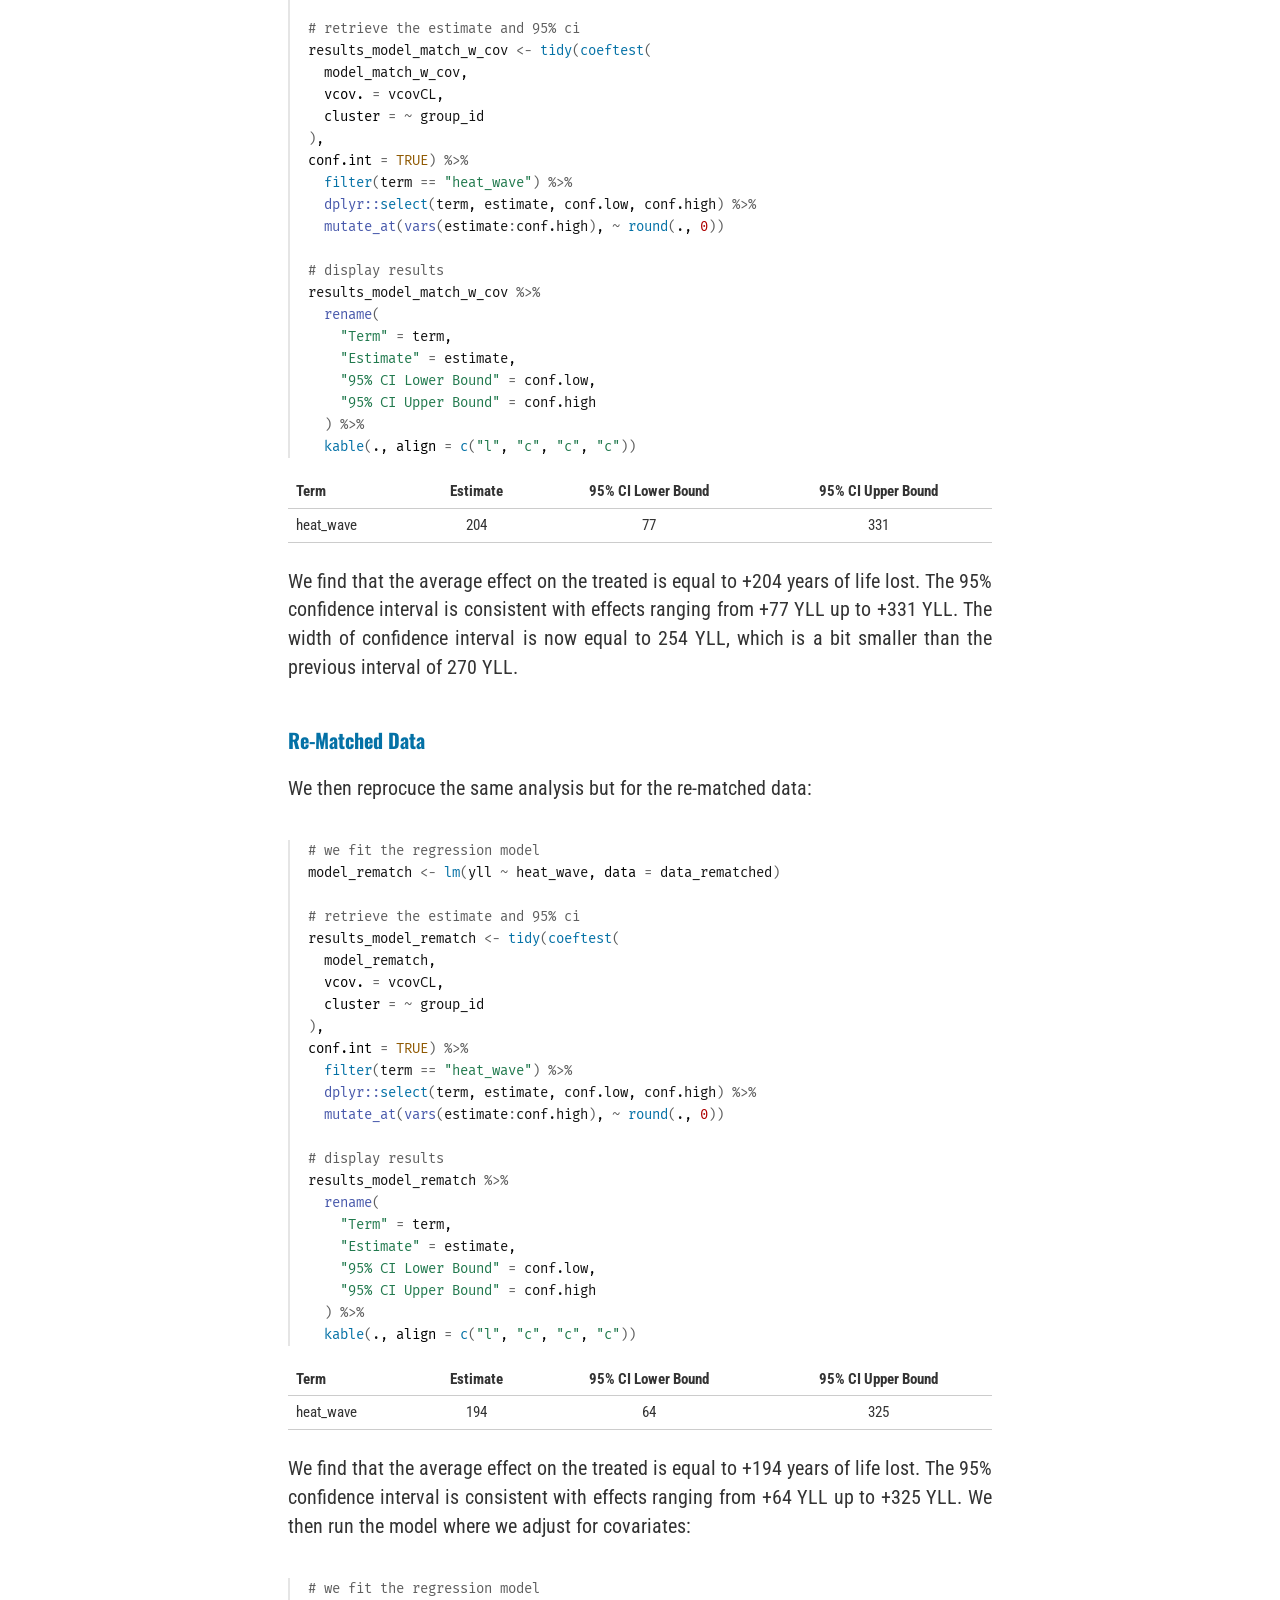
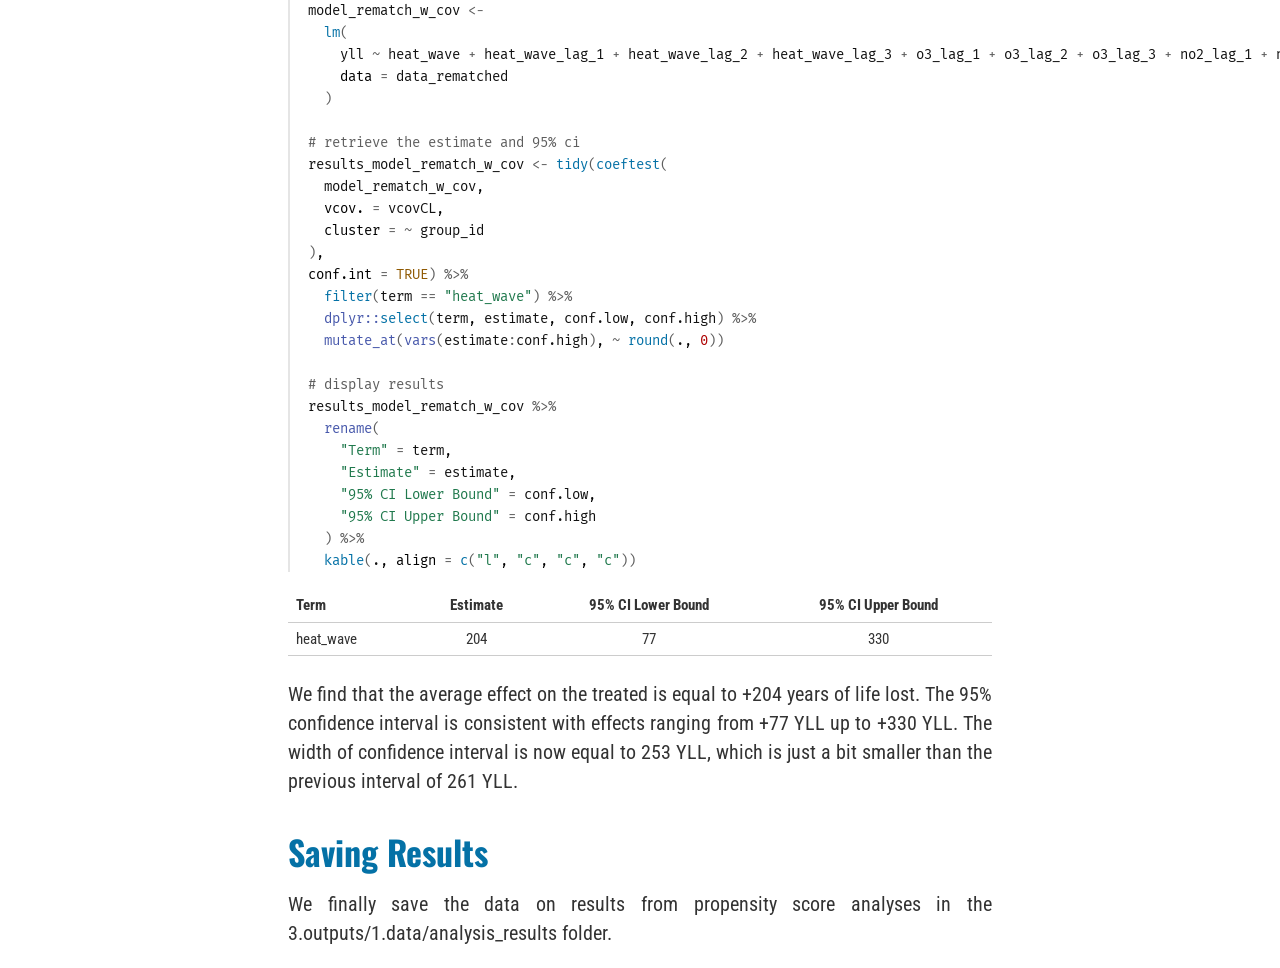
<file: docs/cardinality_matching.html>
<!DOCTYPE html>

<html xmlns="http://www.w3.org/1999/xhtml" lang="" xml:lang="">

<head>
  <meta charset="utf-8"/>
  <meta name="viewport" content="width=device-width, initial-scale=1"/>
  <meta http-equiv="X-UA-Compatible" content="IE=Edge,chrome=1"/>
  <meta name="generator" content="distill" />

  <style type="text/css">
  /* Hide doc at startup (prevent jankiness while JS renders/transforms) */
  body {
    visibility: hidden;
  }
  </style>

 <!--radix_placeholder_import_source-->
 <!--/radix_placeholder_import_source-->

<style type="text/css">code{white-space: pre;}</style>
<style type="text/css" data-origin="pandoc">
pre > code.sourceCode { white-space: pre; position: relative; }
pre > code.sourceCode > span { display: inline-block; line-height: 1.25; }
pre > code.sourceCode > span:empty { height: 1.2em; }
.sourceCode { overflow: visible; }
code.sourceCode > span { color: inherit; text-decoration: inherit; }
div.sourceCode { margin: 1em 0; }
pre.sourceCode { margin: 0; }
@media screen {
div.sourceCode { overflow: auto; }
}
@media print {
pre > code.sourceCode { white-space: pre-wrap; }
pre > code.sourceCode > span { text-indent: -5em; padding-left: 5em; }
}
pre.numberSource code
  { counter-reset: source-line 0; }
pre.numberSource code > span
  { position: relative; left: -4em; counter-increment: source-line; }
pre.numberSource code > span > a:first-child::before
  { content: counter(source-line);
    position: relative; left: -1em; text-align: right; vertical-align: baseline;
    border: none; display: inline-block;
    -webkit-touch-callout: none; -webkit-user-select: none;
    -khtml-user-select: none; -moz-user-select: none;
    -ms-user-select: none; user-select: none;
    padding: 0 4px; width: 4em;
    color: #aaaaaa;
  }
pre.numberSource { margin-left: 3em; border-left: 1px solid #aaaaaa;  padding-left: 4px; }
div.sourceCode
  {   }
@media screen {
pre > code.sourceCode > span > a:first-child::before { text-decoration: underline; }
}
code span.al { color: #ad0000; } /* Alert */
code span.an { color: #5e5e5e; } /* Annotation */
code span.at { } /* Attribute */
code span.bn { color: #ad0000; } /* BaseN */
code span.bu { } /* BuiltIn */
code span.cf { color: #007ba5; } /* ControlFlow */
code span.ch { color: #20794d; } /* Char */
code span.cn { color: #8f5902; } /* Constant */
code span.co { color: #5e5e5e; } /* Comment */
code span.cv { color: #5e5e5e; font-style: italic; } /* CommentVar */
code span.do { color: #5e5e5e; font-style: italic; } /* Documentation */
code span.dt { color: #ad0000; } /* DataType */
code span.dv { color: #ad0000; } /* DecVal */
code span.er { color: #ad0000; } /* Error */
code span.ex { } /* Extension */
code span.fl { color: #ad0000; } /* Float */
code span.fu { color: #4758ab; } /* Function */
code span.im { } /* Import */
code span.in { color: #5e5e5e; } /* Information */
code span.kw { color: #007ba5; } /* Keyword */
code span.op { color: #5e5e5e; } /* Operator */
code span.ot { color: #007ba5; } /* Other */
code span.pp { color: #ad0000; } /* Preprocessor */
code span.sc { color: #5e5e5e; } /* SpecialChar */
code span.ss { color: #20794d; } /* SpecialString */
code span.st { color: #20794d; } /* String */
code span.va { color: #111111; } /* Variable */
code span.vs { color: #20794d; } /* VerbatimString */
code span.wa { color: #5e5e5e; font-style: italic; } /* Warning */
</style>


  <!--radix_placeholder_meta_tags-->
  <title>Matching Environmental Epidemiology: Cardinality Matching</title>

  <meta property="description" itemprop="description" content="Detailled Script."/>


  <!--  https://schema.org/Article -->
  <meta property="article:published" itemprop="datePublished" content="2022-07-29"/>
  <meta property="article:created" itemprop="dateCreated" content="2022-07-29"/>
  <meta name="article:author" content="Tarik Benmarhnia"/>
  <meta name="article:author" content="Marie-Abèle Bind"/>
  <meta name="article:author" content="Léo Zabrocki"/>

  <!--  https://developers.facebook.com/docs/sharing/webmasters#markup -->
  <meta property="og:title" content="Matching Environmental Epidemiology: Cardinality Matching"/>
  <meta property="og:type" content="article"/>
  <meta property="og:description" content="Detailled Script."/>
  <meta property="og:locale" content="en_US"/>
  <meta property="og:site_name" content="Matching Environmental Epidemiology"/>

  <!--  https://dev.twitter.com/cards/types/summary -->
  <meta property="twitter:card" content="summary"/>
  <meta property="twitter:title" content="Matching Environmental Epidemiology: Cardinality Matching"/>
  <meta property="twitter:description" content="Detailled Script."/>

  <!--/radix_placeholder_meta_tags-->
  <!--radix_placeholder_rmarkdown_metadata-->

  <script type="text/json" id="radix-rmarkdown-metadata">
  {"type":"list","attributes":{"names":{"type":"character","attributes":{},"value":["title","description","author","date","output","editor_options"]}},"value":[{"type":"character","attributes":{},"value":["Cardinality Matching"]},{"type":"character","attributes":{},"value":["Detailled Script.\n"]},{"type":"list","attributes":{},"value":[{"type":"list","attributes":{"names":{"type":"character","attributes":{},"value":["name","url","affiliation","affiliation_url"]}},"value":[{"type":"character","attributes":{},"value":["Tarik Benmarhnia"]},{"type":"character","attributes":{},"value":["https://profiles.ucsd.edu/tarik.benmarhnia"]},{"type":"character","attributes":{},"value":["UCSD & Scripps Institute"]},{"type":"character","attributes":{},"value":["https://benmarhniaresearch.ucsd.edu/"]}]},{"type":"list","attributes":{"names":{"type":"character","attributes":{},"value":["name","url","affiliation","affiliation_url"]}},"value":[{"type":"character","attributes":{},"value":["Marie-Abèle Bind"]},{"type":"character","attributes":{},"value":["https://scholar.harvard.edu/marie-abele"]},{"type":"character","attributes":{},"value":["Biostatistics Center, Massachusetts General Hospital"]},{"type":"character","attributes":{},"value":["https://biostatistics.massgeneral.org/faculty/marie-abele-bind-phd/"]}]},{"type":"list","attributes":{"names":{"type":"character","attributes":{},"value":["name","url","affiliation","affiliation_url"]}},"value":[{"type":"character","attributes":{},"value":["Léo Zabrocki"]},{"type":"character","attributes":{},"value":["https://lzabrocki.github.io/"]},{"type":"character","attributes":{},"value":["RFF-CMCC EIEE"]},{"type":"character","attributes":{},"value":["https://www.eiee.org/"]}]}]},{"type":"character","attributes":{},"value":["2022-07-29"]},{"type":"list","attributes":{"names":{"type":"character","attributes":{},"value":["distill::distill_article"]}},"value":[{"type":"list","attributes":{"names":{"type":"character","attributes":{},"value":["toc","toc_depth"]}},"value":[{"type":"logical","attributes":{},"value":[true]},{"type":"integer","attributes":{},"value":[3]}]}]},{"type":"list","attributes":{"names":{"type":"character","attributes":{},"value":["chunk_output_type"]}},"value":[{"type":"character","attributes":{},"value":["console"]}]}]}
  </script>
  <!--/radix_placeholder_rmarkdown_metadata-->
  <!--radix_placeholder_navigation_in_header-->
  <meta name="distill:offset" content=""/>

  <script type="application/javascript">

    window.headroom_prevent_pin = false;

    window.document.addEventListener("DOMContentLoaded", function (event) {

      // initialize headroom for banner
      var header = $('header').get(0);
      var headerHeight = header.offsetHeight;
      var headroom = new Headroom(header, {
        tolerance: 5,
        onPin : function() {
          if (window.headroom_prevent_pin) {
            window.headroom_prevent_pin = false;
            headroom.unpin();
          }
        }
      });
      headroom.init();
      if(window.location.hash)
        headroom.unpin();
      $(header).addClass('headroom--transition');

      // offset scroll location for banner on hash change
      // (see: https://github.com/WickyNilliams/headroom.js/issues/38)
      window.addEventListener("hashchange", function(event) {
        window.scrollTo(0, window.pageYOffset - (headerHeight + 25));
      });

      // responsive menu
      $('.distill-site-header').each(function(i, val) {
        var topnav = $(this);
        var toggle = topnav.find('.nav-toggle');
        toggle.on('click', function() {
          topnav.toggleClass('responsive');
        });
      });

      // nav dropdowns
      $('.nav-dropbtn').click(function(e) {
        $(this).next('.nav-dropdown-content').toggleClass('nav-dropdown-active');
        $(this).parent().siblings('.nav-dropdown')
           .children('.nav-dropdown-content').removeClass('nav-dropdown-active');
      });
      $("body").click(function(e){
        $('.nav-dropdown-content').removeClass('nav-dropdown-active');
      });
      $(".nav-dropdown").click(function(e){
        e.stopPropagation();
      });
    });
  </script>

  <style type="text/css">

  /* Theme (user-documented overrideables for nav appearance) */

  .distill-site-nav {
    color: rgba(255, 255, 255, 0.8);
    background-color: #0F2E3D;
    font-size: 15px;
    font-weight: 300;
  }

  .distill-site-nav a {
    color: inherit;
    text-decoration: none;
  }

  .distill-site-nav a:hover {
    color: white;
  }

  @media print {
    .distill-site-nav {
      display: none;
    }
  }

  .distill-site-header {

  }

  .distill-site-footer {

  }


  /* Site Header */

  .distill-site-header {
    width: 100%;
    box-sizing: border-box;
    z-index: 3;
  }

  .distill-site-header .nav-left {
    display: inline-block;
    margin-left: 8px;
  }

  @media screen and (max-width: 768px) {
    .distill-site-header .nav-left {
      margin-left: 0;
    }
  }


  .distill-site-header .nav-right {
    float: right;
    margin-right: 8px;
  }

  .distill-site-header a,
  .distill-site-header .title {
    display: inline-block;
    text-align: center;
    padding: 14px 10px 14px 10px;
  }

  .distill-site-header .title {
    font-size: 18px;
    min-width: 150px;
  }

  .distill-site-header .logo {
    padding: 0;
  }

  .distill-site-header .logo img {
    display: none;
    max-height: 20px;
    width: auto;
    margin-bottom: -4px;
  }

  .distill-site-header .nav-image img {
    max-height: 18px;
    width: auto;
    display: inline-block;
    margin-bottom: -3px;
  }



  @media screen and (min-width: 1000px) {
    .distill-site-header .logo img {
      display: inline-block;
    }
    .distill-site-header .nav-left {
      margin-left: 20px;
    }
    .distill-site-header .nav-right {
      margin-right: 20px;
    }
    .distill-site-header .title {
      padding-left: 12px;
    }
  }


  .distill-site-header .nav-toggle {
    display: none;
  }

  .nav-dropdown {
    display: inline-block;
    position: relative;
  }

  .nav-dropdown .nav-dropbtn {
    border: none;
    outline: none;
    color: rgba(255, 255, 255, 0.8);
    padding: 16px 10px;
    background-color: transparent;
    font-family: inherit;
    font-size: inherit;
    font-weight: inherit;
    margin: 0;
    margin-top: 1px;
    z-index: 2;
  }

  .nav-dropdown-content {
    display: none;
    position: absolute;
    background-color: white;
    min-width: 200px;
    border: 1px solid rgba(0,0,0,0.15);
    border-radius: 4px;
    box-shadow: 0px 8px 16px 0px rgba(0,0,0,0.1);
    z-index: 1;
    margin-top: 2px;
    white-space: nowrap;
    padding-top: 4px;
    padding-bottom: 4px;
  }

  .nav-dropdown-content hr {
    margin-top: 4px;
    margin-bottom: 4px;
    border: none;
    border-bottom: 1px solid rgba(0, 0, 0, 0.1);
  }

  .nav-dropdown-active {
    display: block;
  }

  .nav-dropdown-content a, .nav-dropdown-content .nav-dropdown-header {
    color: black;
    padding: 6px 24px;
    text-decoration: none;
    display: block;
    text-align: left;
  }

  .nav-dropdown-content .nav-dropdown-header {
    display: block;
    padding: 5px 24px;
    padding-bottom: 0;
    text-transform: uppercase;
    font-size: 14px;
    color: #999999;
    white-space: nowrap;
  }

  .nav-dropdown:hover .nav-dropbtn {
    color: white;
  }

  .nav-dropdown-content a:hover {
    background-color: #ddd;
    color: black;
  }

  .nav-right .nav-dropdown-content {
    margin-left: -45%;
    right: 0;
  }

  @media screen and (max-width: 768px) {
    .distill-site-header a, .distill-site-header .nav-dropdown  {display: none;}
    .distill-site-header a.nav-toggle {
      float: right;
      display: block;
    }
    .distill-site-header .title {
      margin-left: 0;
    }
    .distill-site-header .nav-right {
      margin-right: 0;
    }
    .distill-site-header {
      overflow: hidden;
    }
    .nav-right .nav-dropdown-content {
      margin-left: 0;
    }
  }


  @media screen and (max-width: 768px) {
    .distill-site-header.responsive {position: relative; min-height: 500px; }
    .distill-site-header.responsive a.nav-toggle {
      position: absolute;
      right: 0;
      top: 0;
    }
    .distill-site-header.responsive a,
    .distill-site-header.responsive .nav-dropdown {
      display: block;
      text-align: left;
    }
    .distill-site-header.responsive .nav-left,
    .distill-site-header.responsive .nav-right {
      width: 100%;
    }
    .distill-site-header.responsive .nav-dropdown {float: none;}
    .distill-site-header.responsive .nav-dropdown-content {position: relative;}
    .distill-site-header.responsive .nav-dropdown .nav-dropbtn {
      display: block;
      width: 100%;
      text-align: left;
    }
  }

  /* Site Footer */

  .distill-site-footer {
    width: 100%;
    overflow: hidden;
    box-sizing: border-box;
    z-index: 3;
    margin-top: 30px;
    padding-top: 30px;
    padding-bottom: 30px;
    text-align: center;
  }

  /* Headroom */

  d-title {
    padding-top: 6rem;
  }

  @media print {
    d-title {
      padding-top: 4rem;
    }
  }

  .headroom {
    z-index: 1000;
    position: fixed;
    top: 0;
    left: 0;
    right: 0;
  }

  .headroom--transition {
    transition: all .4s ease-in-out;
  }

  .headroom--unpinned {
    top: -100px;
  }

  .headroom--pinned {
    top: 0;
  }

  /* adjust viewport for navbar height */
  /* helps vertically center bootstrap (non-distill) content */
  .min-vh-100 {
    min-height: calc(100vh - 100px) !important;
  }

  </style>

  <script src="site_libs/jquery-3.6.0/jquery-3.6.0.min.js"></script>
  <link href="site_libs/font-awesome-5.1.0/css/all.css" rel="stylesheet"/>
  <link href="site_libs/font-awesome-5.1.0/css/v4-shims.css" rel="stylesheet"/>
  <script src="site_libs/headroom-0.9.4/headroom.min.js"></script>
  <!--/radix_placeholder_navigation_in_header-->
  <!--radix_placeholder_distill-->

  <style type="text/css">

  body {
    background-color: white;
  }

  .pandoc-table {
    width: 100%;
  }

  .pandoc-table>caption {
    margin-bottom: 10px;
  }

  .pandoc-table th:not([align]) {
    text-align: left;
  }

  .pagedtable-footer {
    font-size: 15px;
  }

  d-byline .byline {
    grid-template-columns: 2fr 2fr;
  }

  d-byline .byline h3 {
    margin-block-start: 1.5em;
  }

  d-byline .byline .authors-affiliations h3 {
    margin-block-start: 0.5em;
  }

  .authors-affiliations .orcid-id {
    width: 16px;
    height:16px;
    margin-left: 4px;
    margin-right: 4px;
    vertical-align: middle;
    padding-bottom: 2px;
  }

  d-title .dt-tags {
    margin-top: 1em;
    grid-column: text;
  }

  .dt-tags .dt-tag {
    text-decoration: none;
    display: inline-block;
    color: rgba(0,0,0,0.6);
    padding: 0em 0.4em;
    margin-right: 0.5em;
    margin-bottom: 0.4em;
    font-size: 70%;
    border: 1px solid rgba(0,0,0,0.2);
    border-radius: 3px;
    text-transform: uppercase;
    font-weight: 500;
  }

  d-article table.gt_table td,
  d-article table.gt_table th {
    border-bottom: none;
  }

  .html-widget {
    margin-bottom: 2.0em;
  }

  .l-screen-inset {
    padding-right: 16px;
  }

  .l-screen .caption {
    margin-left: 10px;
  }

  .shaded {
    background: rgb(247, 247, 247);
    padding-top: 20px;
    padding-bottom: 20px;
    border-top: 1px solid rgba(0, 0, 0, 0.1);
    border-bottom: 1px solid rgba(0, 0, 0, 0.1);
  }

  .shaded .html-widget {
    margin-bottom: 0;
    border: 1px solid rgba(0, 0, 0, 0.1);
  }

  .shaded .shaded-content {
    background: white;
  }

  .text-output {
    margin-top: 0;
    line-height: 1.5em;
  }

  .hidden {
    display: none !important;
  }

  d-article {
    padding-top: 2.5rem;
    padding-bottom: 30px;
  }

  d-appendix {
    padding-top: 30px;
  }

  d-article>p>img {
    width: 100%;
  }

  d-article h2 {
    margin: 1rem 0 1.5rem 0;
  }

  d-article h3 {
    margin-top: 1.5rem;
  }

  d-article iframe {
    border: 1px solid rgba(0, 0, 0, 0.1);
    margin-bottom: 2.0em;
    width: 100%;
  }

  /* Tweak code blocks */

  d-article div.sourceCode code,
  d-article pre code {
    font-family: Consolas, Monaco, 'Andale Mono', 'Ubuntu Mono', monospace;
  }

  d-article pre,
  d-article div.sourceCode,
  d-article div.sourceCode pre {
    overflow: auto;
  }

  d-article div.sourceCode {
    background-color: white;
  }

  d-article div.sourceCode pre {
    padding-left: 10px;
    font-size: 12px;
    border-left: 2px solid rgba(0,0,0,0.1);
  }

  d-article pre {
    font-size: 12px;
    color: black;
    background: none;
    margin-top: 0;
    text-align: left;
    white-space: pre;
    word-spacing: normal;
    word-break: normal;
    word-wrap: normal;
    line-height: 1.5;

    -moz-tab-size: 4;
    -o-tab-size: 4;
    tab-size: 4;

    -webkit-hyphens: none;
    -moz-hyphens: none;
    -ms-hyphens: none;
    hyphens: none;
  }

  d-article pre a {
    border-bottom: none;
  }

  d-article pre a:hover {
    border-bottom: none;
    text-decoration: underline;
  }

  d-article details {
    grid-column: text;
    margin-bottom: 0.8em;
  }

  @media(min-width: 768px) {

  d-article pre,
  d-article div.sourceCode,
  d-article div.sourceCode pre {
    overflow: visible !important;
  }

  d-article div.sourceCode pre {
    padding-left: 18px;
    font-size: 14px;
  }

  d-article pre {
    font-size: 14px;
  }

  }

  figure img.external {
    background: white;
    border: 1px solid rgba(0, 0, 0, 0.1);
    box-shadow: 0 1px 8px rgba(0, 0, 0, 0.1);
    padding: 18px;
    box-sizing: border-box;
  }

  /* CSS for d-contents */

  .d-contents {
    grid-column: text;
    color: rgba(0,0,0,0.8);
    font-size: 0.9em;
    padding-bottom: 1em;
    margin-bottom: 1em;
    padding-bottom: 0.5em;
    margin-bottom: 1em;
    padding-left: 0.25em;
    justify-self: start;
  }

  @media(min-width: 1000px) {
    .d-contents.d-contents-float {
      height: 0;
      grid-column-start: 1;
      grid-column-end: 4;
      justify-self: center;
      padding-right: 3em;
      padding-left: 2em;
    }
  }

  .d-contents nav h3 {
    font-size: 18px;
    margin-top: 0;
    margin-bottom: 1em;
  }

  .d-contents li {
    list-style-type: none
  }

  .d-contents nav > ul {
    padding-left: 0;
  }

  .d-contents ul {
    padding-left: 1em
  }

  .d-contents nav ul li {
    margin-top: 0.6em;
    margin-bottom: 0.2em;
  }

  .d-contents nav a {
    font-size: 13px;
    border-bottom: none;
    text-decoration: none
    color: rgba(0, 0, 0, 0.8);
  }

  .d-contents nav a:hover {
    text-decoration: underline solid rgba(0, 0, 0, 0.6)
  }

  .d-contents nav > ul > li > a {
    font-weight: 600;
  }

  .d-contents nav > ul > li > ul {
    font-weight: inherit;
  }

  .d-contents nav > ul > li > ul > li {
    margin-top: 0.2em;
  }


  .d-contents nav ul {
    margin-top: 0;
    margin-bottom: 0.25em;
  }

  .d-article-with-toc h2:nth-child(2) {
    margin-top: 0;
  }


  /* Figure */

  .figure {
    position: relative;
    margin-bottom: 2.5em;
    margin-top: 1.5em;
  }

  .figure img {
    width: 100%;
  }

  .figure .caption {
    color: rgba(0, 0, 0, 0.6);
    font-size: 12px;
    line-height: 1.5em;
  }

  .figure img.external {
    background: white;
    border: 1px solid rgba(0, 0, 0, 0.1);
    box-shadow: 0 1px 8px rgba(0, 0, 0, 0.1);
    padding: 18px;
    box-sizing: border-box;
  }

  .figure .caption a {
    color: rgba(0, 0, 0, 0.6);
  }

  .figure .caption b,
  .figure .caption strong, {
    font-weight: 600;
    color: rgba(0, 0, 0, 1.0);
  }

  /* Citations */

  d-article .citation {
    color: inherit;
    cursor: inherit;
  }

  div.hanging-indent{
    margin-left: 1em; text-indent: -1em;
  }

  /* Citation hover box */

  .tippy-box[data-theme~=light-border] {
    background-color: rgba(250, 250, 250, 0.95);
  }

  .tippy-content > p {
    margin-bottom: 0;
    padding: 2px;
  }


  /* Tweak 1000px media break to show more text */

  @media(min-width: 1000px) {
    .base-grid,
    distill-header,
    d-title,
    d-abstract,
    d-article,
    d-appendix,
    distill-appendix,
    d-byline,
    d-footnote-list,
    d-citation-list,
    distill-footer {
      grid-template-columns: [screen-start] 1fr [page-start kicker-start] 80px [middle-start] 50px [text-start kicker-end] 65px 65px 65px 65px 65px 65px 65px 65px [text-end gutter-start] 65px [middle-end] 65px [page-end gutter-end] 1fr [screen-end];
      grid-column-gap: 16px;
    }

    .grid {
      grid-column-gap: 16px;
    }

    d-article {
      font-size: 1.06rem;
      line-height: 1.7em;
    }
    figure .caption, .figure .caption, figure figcaption {
      font-size: 13px;
    }
  }

  @media(min-width: 1180px) {
    .base-grid,
    distill-header,
    d-title,
    d-abstract,
    d-article,
    d-appendix,
    distill-appendix,
    d-byline,
    d-footnote-list,
    d-citation-list,
    distill-footer {
      grid-template-columns: [screen-start] 1fr [page-start kicker-start] 60px [middle-start] 60px [text-start kicker-end] 60px 60px 60px 60px 60px 60px 60px 60px [text-end gutter-start] 60px [middle-end] 60px [page-end gutter-end] 1fr [screen-end];
      grid-column-gap: 32px;
    }

    .grid {
      grid-column-gap: 32px;
    }
  }


  /* Get the citation styles for the appendix (not auto-injected on render since
     we do our own rendering of the citation appendix) */

  d-appendix .citation-appendix,
  .d-appendix .citation-appendix {
    font-size: 11px;
    line-height: 15px;
    border-left: 1px solid rgba(0, 0, 0, 0.1);
    padding-left: 18px;
    border: 1px solid rgba(0,0,0,0.1);
    background: rgba(0, 0, 0, 0.02);
    padding: 10px 18px;
    border-radius: 3px;
    color: rgba(150, 150, 150, 1);
    overflow: hidden;
    margin-top: -12px;
    white-space: pre-wrap;
    word-wrap: break-word;
  }

  /* Include appendix styles here so they can be overridden */

  d-appendix {
    contain: layout style;
    font-size: 0.8em;
    line-height: 1.7em;
    margin-top: 60px;
    margin-bottom: 0;
    border-top: 1px solid rgba(0, 0, 0, 0.1);
    color: rgba(0,0,0,0.5);
    padding-top: 60px;
    padding-bottom: 48px;
  }

  d-appendix h3 {
    grid-column: page-start / text-start;
    font-size: 15px;
    font-weight: 500;
    margin-top: 1em;
    margin-bottom: 0;
    color: rgba(0,0,0,0.65);
  }

  d-appendix h3 + * {
    margin-top: 1em;
  }

  d-appendix ol {
    padding: 0 0 0 15px;
  }

  @media (min-width: 768px) {
    d-appendix ol {
      padding: 0 0 0 30px;
      margin-left: -30px;
    }
  }

  d-appendix li {
    margin-bottom: 1em;
  }

  d-appendix a {
    color: rgba(0, 0, 0, 0.6);
  }

  d-appendix > * {
    grid-column: text;
  }

  d-appendix > d-footnote-list,
  d-appendix > d-citation-list,
  d-appendix > distill-appendix {
    grid-column: screen;
  }

  /* Include footnote styles here so they can be overridden */

  d-footnote-list {
    contain: layout style;
  }

  d-footnote-list > * {
    grid-column: text;
  }

  d-footnote-list a.footnote-backlink {
    color: rgba(0,0,0,0.3);
    padding-left: 0.5em;
  }



  /* Anchor.js */

  .anchorjs-link {
    /*transition: all .25s linear; */
    text-decoration: none;
    border-bottom: none;
  }
  *:hover > .anchorjs-link {
    margin-left: -1.125em !important;
    text-decoration: none;
    border-bottom: none;
  }

  /* Social footer */

  .social_footer {
    margin-top: 30px;
    margin-bottom: 0;
    color: rgba(0,0,0,0.67);
  }

  .disqus-comments {
    margin-right: 30px;
  }

  .disqus-comment-count {
    border-bottom: 1px solid rgba(0, 0, 0, 0.4);
    cursor: pointer;
  }

  #disqus_thread {
    margin-top: 30px;
  }

  .article-sharing a {
    border-bottom: none;
    margin-right: 8px;
  }

  .article-sharing a:hover {
    border-bottom: none;
  }

  .sidebar-section.subscribe {
    font-size: 12px;
    line-height: 1.6em;
  }

  .subscribe p {
    margin-bottom: 0.5em;
  }


  .article-footer .subscribe {
    font-size: 15px;
    margin-top: 45px;
  }


  .sidebar-section.custom {
    font-size: 12px;
    line-height: 1.6em;
  }

  .custom p {
    margin-bottom: 0.5em;
  }

  /* Styles for listing layout (hide title) */
  .layout-listing d-title, .layout-listing .d-title {
    display: none;
  }

  /* Styles for posts lists (not auto-injected) */


  .posts-with-sidebar {
    padding-left: 45px;
    padding-right: 45px;
  }

  .posts-list .description h2,
  .posts-list .description p {
    font-family: -apple-system, BlinkMacSystemFont, "Segoe UI", Roboto, Oxygen, Ubuntu, Cantarell, "Fira Sans", "Droid Sans", "Helvetica Neue", Arial, sans-serif;
  }

  .posts-list .description h2 {
    font-weight: 700;
    border-bottom: none;
    padding-bottom: 0;
  }

  .posts-list h2.post-tag {
    border-bottom: 1px solid rgba(0, 0, 0, 0.2);
    padding-bottom: 12px;
  }
  .posts-list {
    margin-top: 60px;
    margin-bottom: 24px;
  }

  .posts-list .post-preview {
    text-decoration: none;
    overflow: hidden;
    display: block;
    border-bottom: 1px solid rgba(0, 0, 0, 0.1);
    padding: 24px 0;
  }

  .post-preview-last {
    border-bottom: none !important;
  }

  .posts-list .posts-list-caption {
    grid-column: screen;
    font-weight: 400;
  }

  .posts-list .post-preview h2 {
    margin: 0 0 6px 0;
    line-height: 1.2em;
    font-style: normal;
    font-size: 24px;
  }

  .posts-list .post-preview p {
    margin: 0 0 12px 0;
    line-height: 1.4em;
    font-size: 16px;
  }

  .posts-list .post-preview .thumbnail {
    box-sizing: border-box;
    margin-bottom: 24px;
    position: relative;
    max-width: 500px;
  }
  .posts-list .post-preview img {
    width: 100%;
    display: block;
  }

  .posts-list .metadata {
    font-size: 12px;
    line-height: 1.4em;
    margin-bottom: 18px;
  }

  .posts-list .metadata > * {
    display: inline-block;
  }

  .posts-list .metadata .publishedDate {
    margin-right: 2em;
  }

  .posts-list .metadata .dt-authors {
    display: block;
    margin-top: 0.3em;
    margin-right: 2em;
  }

  .posts-list .dt-tags {
    display: block;
    line-height: 1em;
  }

  .posts-list .dt-tags .dt-tag {
    display: inline-block;
    color: rgba(0,0,0,0.6);
    padding: 0.3em 0.4em;
    margin-right: 0.2em;
    margin-bottom: 0.4em;
    font-size: 60%;
    border: 1px solid rgba(0,0,0,0.2);
    border-radius: 3px;
    text-transform: uppercase;
    font-weight: 500;
  }

  .posts-list img {
    opacity: 1;
  }

  .posts-list img[data-src] {
    opacity: 0;
  }

  .posts-more {
    clear: both;
  }


  .posts-sidebar {
    font-size: 16px;
  }

  .posts-sidebar h3 {
    font-size: 16px;
    margin-top: 0;
    margin-bottom: 0.5em;
    font-weight: 400;
    text-transform: uppercase;
  }

  .sidebar-section {
    margin-bottom: 30px;
  }

  .categories ul {
    list-style-type: none;
    margin: 0;
    padding: 0;
  }

  .categories li {
    color: rgba(0, 0, 0, 0.8);
    margin-bottom: 0;
  }

  .categories li>a {
    border-bottom: none;
  }

  .categories li>a:hover {
    border-bottom: 1px solid rgba(0, 0, 0, 0.4);
  }

  .categories .active {
    font-weight: 600;
  }

  .categories .category-count {
    color: rgba(0, 0, 0, 0.4);
  }


  @media(min-width: 768px) {
    .posts-list .post-preview h2 {
      font-size: 26px;
    }
    .posts-list .post-preview .thumbnail {
      float: right;
      width: 30%;
      margin-bottom: 0;
    }
    .posts-list .post-preview .description {
      float: left;
      width: 45%;
    }
    .posts-list .post-preview .metadata {
      float: left;
      width: 20%;
      margin-top: 8px;
    }
    .posts-list .post-preview p {
      margin: 0 0 12px 0;
      line-height: 1.5em;
      font-size: 16px;
    }
    .posts-with-sidebar .posts-list {
      float: left;
      width: 75%;
    }
    .posts-with-sidebar .posts-sidebar {
      float: right;
      width: 20%;
      margin-top: 60px;
      padding-top: 24px;
      padding-bottom: 24px;
    }
  }


  /* Improve display for browsers without grid (IE/Edge <= 15) */

  .downlevel {
    line-height: 1.6em;
    font-family: -apple-system, BlinkMacSystemFont, "Segoe UI", Roboto, Oxygen, Ubuntu, Cantarell, "Fira Sans", "Droid Sans", "Helvetica Neue", Arial, sans-serif;
    margin: 0;
  }

  .downlevel .d-title {
    padding-top: 6rem;
    padding-bottom: 1.5rem;
  }

  .downlevel .d-title h1 {
    font-size: 50px;
    font-weight: 700;
    line-height: 1.1em;
    margin: 0 0 0.5rem;
  }

  .downlevel .d-title p {
    font-weight: 300;
    font-size: 1.2rem;
    line-height: 1.55em;
    margin-top: 0;
  }

  .downlevel .d-byline {
    padding-top: 0.8em;
    padding-bottom: 0.8em;
    font-size: 0.8rem;
    line-height: 1.8em;
  }

  .downlevel .section-separator {
    border: none;
    border-top: 1px solid rgba(0, 0, 0, 0.1);
  }

  .downlevel .d-article {
    font-size: 1.06rem;
    line-height: 1.7em;
    padding-top: 1rem;
    padding-bottom: 2rem;
  }


  .downlevel .d-appendix {
    padding-left: 0;
    padding-right: 0;
    max-width: none;
    font-size: 0.8em;
    line-height: 1.7em;
    margin-bottom: 0;
    color: rgba(0,0,0,0.5);
    padding-top: 40px;
    padding-bottom: 48px;
  }

  .downlevel .footnotes ol {
    padding-left: 13px;
  }

  .downlevel .base-grid,
  .downlevel .distill-header,
  .downlevel .d-title,
  .downlevel .d-abstract,
  .downlevel .d-article,
  .downlevel .d-appendix,
  .downlevel .distill-appendix,
  .downlevel .d-byline,
  .downlevel .d-footnote-list,
  .downlevel .d-citation-list,
  .downlevel .distill-footer,
  .downlevel .appendix-bottom,
  .downlevel .posts-container {
    padding-left: 40px;
    padding-right: 40px;
  }

  @media(min-width: 768px) {
    .downlevel .base-grid,
    .downlevel .distill-header,
    .downlevel .d-title,
    .downlevel .d-abstract,
    .downlevel .d-article,
    .downlevel .d-appendix,
    .downlevel .distill-appendix,
    .downlevel .d-byline,
    .downlevel .d-footnote-list,
    .downlevel .d-citation-list,
    .downlevel .distill-footer,
    .downlevel .appendix-bottom,
    .downlevel .posts-container {
    padding-left: 150px;
    padding-right: 150px;
    max-width: 900px;
  }
  }

  .downlevel pre code {
    display: block;
    border-left: 2px solid rgba(0, 0, 0, .1);
    padding: 0 0 0 20px;
    font-size: 14px;
  }

  .downlevel code, .downlevel pre {
    color: black;
    background: none;
    font-family: Consolas, Monaco, 'Andale Mono', 'Ubuntu Mono', monospace;
    text-align: left;
    white-space: pre;
    word-spacing: normal;
    word-break: normal;
    word-wrap: normal;
    line-height: 1.5;

    -moz-tab-size: 4;
    -o-tab-size: 4;
    tab-size: 4;

    -webkit-hyphens: none;
    -moz-hyphens: none;
    -ms-hyphens: none;
    hyphens: none;
  }

  .downlevel .posts-list .post-preview {
    color: inherit;
  }



  </style>

  <script type="application/javascript">

  function is_downlevel_browser() {
    if (bowser.isUnsupportedBrowser({ msie: "12", msedge: "16"},
                                   window.navigator.userAgent)) {
      return true;
    } else {
      return window.load_distill_framework === undefined;
    }
  }

  // show body when load is complete
  function on_load_complete() {

    // add anchors
    if (window.anchors) {
      window.anchors.options.placement = 'left';
      window.anchors.add('d-article > h2, d-article > h3, d-article > h4, d-article > h5');
    }


    // set body to visible
    document.body.style.visibility = 'visible';

    // force redraw for leaflet widgets
    if (window.HTMLWidgets) {
      var maps = window.HTMLWidgets.findAll(".leaflet");
      $.each(maps, function(i, el) {
        var map = this.getMap();
        map.invalidateSize();
        map.eachLayer(function(layer) {
          if (layer instanceof L.TileLayer)
            layer.redraw();
        });
      });
    }

    // trigger 'shown' so htmlwidgets resize
    $('d-article').trigger('shown');
  }

  function init_distill() {

    init_common();

    // create front matter
    var front_matter = $('<d-front-matter></d-front-matter>');
    $('#distill-front-matter').wrap(front_matter);

    // create d-title
    $('.d-title').changeElementType('d-title');

    // create d-byline
    var byline = $('<d-byline></d-byline>');
    $('.d-byline').replaceWith(byline);

    // create d-article
    var article = $('<d-article></d-article>');
    $('.d-article').wrap(article).children().unwrap();

    // move posts container into article
    $('.posts-container').appendTo($('d-article'));

    // create d-appendix
    $('.d-appendix').changeElementType('d-appendix');

    // flag indicating that we have appendix items
    var appendix = $('.appendix-bottom').children('h3').length > 0;

    // replace footnotes with <d-footnote>
    $('.footnote-ref').each(function(i, val) {
      appendix = true;
      var href = $(this).attr('href');
      var id = href.replace('#', '');
      var fn = $('#' + id);
      var fn_p = $('#' + id + '>p');
      fn_p.find('.footnote-back').remove();
      var text = fn_p.html();
      var dtfn = $('<d-footnote></d-footnote>');
      dtfn.html(text);
      $(this).replaceWith(dtfn);
    });
    // remove footnotes
    $('.footnotes').remove();

    // move refs into #references-listing
    $('#references-listing').replaceWith($('#refs'));

    $('h1.appendix, h2.appendix').each(function(i, val) {
      $(this).changeElementType('h3');
    });
    $('h3.appendix').each(function(i, val) {
      var id = $(this).attr('id');
      $('.d-contents a[href="#' + id + '"]').parent().remove();
      appendix = true;
      $(this).nextUntil($('h1, h2, h3')).addBack().appendTo($('d-appendix'));
    });

    // show d-appendix if we have appendix content
    $("d-appendix").css('display', appendix ? 'grid' : 'none');

    // localize layout chunks to just output
    $('.layout-chunk').each(function(i, val) {

      // capture layout
      var layout = $(this).attr('data-layout');

      // apply layout to markdown level block elements
      var elements = $(this).children().not('details, div.sourceCode, pre, script');
      elements.each(function(i, el) {
        var layout_div = $('<div class="' + layout + '"></div>');
        if (layout_div.hasClass('shaded')) {
          var shaded_content = $('<div class="shaded-content"></div>');
          $(this).wrap(shaded_content);
          $(this).parent().wrap(layout_div);
        } else {
          $(this).wrap(layout_div);
        }
      });


      // unwrap the layout-chunk div
      $(this).children().unwrap();
    });

    // remove code block used to force  highlighting css
    $('.distill-force-highlighting-css').parent().remove();

    // remove empty line numbers inserted by pandoc when using a
    // custom syntax highlighting theme
    $('code.sourceCode a:empty').remove();

    // load distill framework
    load_distill_framework();

    // wait for window.distillRunlevel == 4 to do post processing
    function distill_post_process() {

      if (!window.distillRunlevel || window.distillRunlevel < 4)
        return;

      // hide author/affiliations entirely if we have no authors
      var front_matter = JSON.parse($("#distill-front-matter").html());
      var have_authors = front_matter.authors && front_matter.authors.length > 0;
      if (!have_authors)
        $('d-byline').addClass('hidden');

      // article with toc class
      $('.d-contents').parent().addClass('d-article-with-toc');

      // strip links that point to #
      $('.authors-affiliations').find('a[href="#"]').removeAttr('href');

      // add orcid ids
      $('.authors-affiliations').find('.author').each(function(i, el) {
        var orcid_id = front_matter.authors[i].orcidID;
        if (orcid_id) {
          var a = $('<a></a>');
          a.attr('href', 'https://orcid.org/' + orcid_id);
          var img = $('<img></img>');
          img.addClass('orcid-id');
          img.attr('alt', 'ORCID ID');
          img.attr('src','[data-uri]');
          a.append(img);
          $(this).append(a);
        }
      });

      // hide elements of author/affiliations grid that have no value
      function hide_byline_column(caption) {
        $('d-byline').find('h3:contains("' + caption + '")').parent().css('visibility', 'hidden');
      }

      // affiliations
      var have_affiliations = false;
      for (var i = 0; i<front_matter.authors.length; ++i) {
        var author = front_matter.authors[i];
        if (author.affiliation !== "&nbsp;") {
          have_affiliations = true;
          break;
        }
      }
      if (!have_affiliations)
        $('d-byline').find('h3:contains("Affiliations")').css('visibility', 'hidden');

      // published date
      if (!front_matter.publishedDate)
        hide_byline_column("Published");

      // document object identifier
      var doi = $('d-byline').find('h3:contains("DOI")');
      var doi_p = doi.next().empty();
      if (!front_matter.doi) {
        // if we have a citation and valid citationText then link to that
        if ($('#citation').length > 0 && front_matter.citationText) {
          doi.html('Citation');
          $('<a href="#citation"></a>')
            .text(front_matter.citationText)
            .appendTo(doi_p);
        } else {
          hide_byline_column("DOI");
        }
      } else {
        $('<a></a>')
           .attr('href', "https://doi.org/" + front_matter.doi)
           .html(front_matter.doi)
           .appendTo(doi_p);
      }

       // change plural form of authors/affiliations
      if (front_matter.authors.length === 1) {
        var grid = $('.authors-affiliations');
        grid.children('h3:contains("Authors")').text('Author');
        grid.children('h3:contains("Affiliations")').text('Affiliation');
      }

      // remove d-appendix and d-footnote-list local styles
      $('d-appendix > style:first-child').remove();
      $('d-footnote-list > style:first-child').remove();

      // move appendix-bottom entries to the bottom
      $('.appendix-bottom').appendTo('d-appendix').children().unwrap();
      $('.appendix-bottom').remove();

      // hoverable references
      $('span.citation[data-cites]').each(function() {
        var refs = $(this).attr('data-cites').split(" ");
        var refHtml = refs.map(function(ref) {
          return "<p>" + $('#ref-' + ref).html() + "</p>";
        }).join("\n");
        window.tippy(this, {
          allowHTML: true,
          content: refHtml,
          maxWidth: 500,
          interactive: true,
          interactiveBorder: 10,
          theme: 'light-border',
          placement: 'bottom-start'
        });
      });

      // clear polling timer
      clearInterval(tid);

      // show body now that everything is ready
      on_load_complete();
    }

    var tid = setInterval(distill_post_process, 50);
    distill_post_process();

  }

  function init_downlevel() {

    init_common();

     // insert hr after d-title
    $('.d-title').after($('<hr class="section-separator"/>'));

    // check if we have authors
    var front_matter = JSON.parse($("#distill-front-matter").html());
    var have_authors = front_matter.authors && front_matter.authors.length > 0;

    // manage byline/border
    if (!have_authors)
      $('.d-byline').remove();
    $('.d-byline').after($('<hr class="section-separator"/>'));
    $('.d-byline a').remove();

    // remove toc
    $('.d-contents').remove();

    // move appendix elements
    $('h1.appendix, h2.appendix').each(function(i, val) {
      $(this).changeElementType('h3');
    });
    $('h3.appendix').each(function(i, val) {
      $(this).nextUntil($('h1, h2, h3')).addBack().appendTo($('.d-appendix'));
    });


    // inject headers into references and footnotes
    var refs_header = $('<h3></h3>');
    refs_header.text('References');
    $('#refs').prepend(refs_header);

    var footnotes_header = $('<h3></h3');
    footnotes_header.text('Footnotes');
    $('.footnotes').children('hr').first().replaceWith(footnotes_header);

    // move appendix-bottom entries to the bottom
    $('.appendix-bottom').appendTo('.d-appendix').children().unwrap();
    $('.appendix-bottom').remove();

    // remove appendix if it's empty
    if ($('.d-appendix').children().length === 0)
      $('.d-appendix').remove();

    // prepend separator above appendix
    $('.d-appendix').before($('<hr class="section-separator" style="clear: both"/>'));

    // trim code
    $('pre>code').each(function(i, val) {
      $(this).html($.trim($(this).html()));
    });

    // move posts-container right before article
    $('.posts-container').insertBefore($('.d-article'));

    $('body').addClass('downlevel');

    on_load_complete();
  }


  function init_common() {

    // jquery plugin to change element types
    (function($) {
      $.fn.changeElementType = function(newType) {
        var attrs = {};

        $.each(this[0].attributes, function(idx, attr) {
          attrs[attr.nodeName] = attr.nodeValue;
        });

        this.replaceWith(function() {
          return $("<" + newType + "/>", attrs).append($(this).contents());
        });
      };
    })(jQuery);

    // prevent underline for linked images
    $('a > img').parent().css({'border-bottom' : 'none'});

    // mark non-body figures created by knitr chunks as 100% width
    $('.layout-chunk').each(function(i, val) {
      var figures = $(this).find('img, .html-widget');
      if ($(this).attr('data-layout') !== "l-body") {
        figures.css('width', '100%');
      } else {
        figures.css('max-width', '100%');
        figures.filter("[width]").each(function(i, val) {
          var fig = $(this);
          fig.css('width', fig.attr('width') + 'px');
        });

      }
    });

    // auto-append index.html to post-preview links in file: protocol
    // and in rstudio ide preview
    $('.post-preview').each(function(i, val) {
      if (window.location.protocol === "file:")
        $(this).attr('href', $(this).attr('href') + "index.html");
    });

    // get rid of index.html references in header
    if (window.location.protocol !== "file:") {
      $('.distill-site-header a[href]').each(function(i,val) {
        $(this).attr('href', $(this).attr('href').replace("index.html", "./"));
      });
    }

    // add class to pandoc style tables
    $('tr.header').parent('thead').parent('table').addClass('pandoc-table');
    $('.kable-table').children('table').addClass('pandoc-table');

    // add figcaption style to table captions
    $('caption').parent('table').addClass("figcaption");

    // initialize posts list
    if (window.init_posts_list)
      window.init_posts_list();

    // implmement disqus comment link
    $('.disqus-comment-count').click(function() {
      window.headroom_prevent_pin = true;
      $('#disqus_thread').toggleClass('hidden');
      if (!$('#disqus_thread').hasClass('hidden')) {
        var offset = $(this).offset();
        $(window).resize();
        $('html, body').animate({
          scrollTop: offset.top - 35
        });
      }
    });
  }

  document.addEventListener('DOMContentLoaded', function() {
    if (is_downlevel_browser())
      init_downlevel();
    else
      window.addEventListener('WebComponentsReady', init_distill);
  });

  </script>

  <style type="text/css">
  /* base variables */

  /* Edit the CSS properties in this file to create a custom
     Distill theme. Only edit values in the right column
     for each row; values shown are the CSS defaults.
     To return any property to the default,
     you may set its value to: unset
     All rows must end with a semi-colon.                      */

  /* Optional: embed custom fonts here with `@import`          */
  /* This must remain at the top of this file.                 */



  html {
    /*-- Main font sizes --*/
    --title-size:      50px;
    --body-size:       1.06rem;
    --code-size:       14px;
    --aside-size:      12px;
    --fig-cap-size:    13px;
    /*-- Main font colors --*/
    --title-color:     #000000;
    --header-color:    rgba(0, 0, 0, 0.8);
    --body-color:      rgba(0, 0, 0, 0.8);
    --aside-color:     rgba(0, 0, 0, 0.6);
    --fig-cap-color:   rgba(0, 0, 0, 0.6);
    /*-- Specify custom fonts ~~~ must be imported above   --*/
    --heading-font:    sans-serif;
    --mono-font:       monospace;
    --body-font:       sans-serif;
    --navbar-font:     sans-serif;  /* websites + blogs only */
  }

  /*-- ARTICLE METADATA --*/
  d-byline {
    --heading-size:    0.6rem;
    --heading-color:   rgba(0, 0, 0, 0.5);
    --body-size:       0.8rem;
    --body-color:      rgba(0, 0, 0, 0.8);
  }

  /*-- ARTICLE TABLE OF CONTENTS --*/
  .d-contents {
    --heading-size:    18px;
    --contents-size:   13px;
  }

  /*-- ARTICLE APPENDIX --*/
  d-appendix {
    --heading-size:    15px;
    --heading-color:   rgba(0, 0, 0, 0.65);
    --text-size:       0.8em;
    --text-color:      rgba(0, 0, 0, 0.5);
  }

  /*-- WEBSITE HEADER + FOOTER --*/
  /* These properties only apply to Distill sites and blogs  */

  .distill-site-header {
    --title-size:       18px;
    --text-color:       rgba(255, 255, 255, 0.8);
    --text-size:        15px;
    --hover-color:      white;
    --bkgd-color:       #0F2E3D;
  }

  .distill-site-footer {
    --text-color:       rgba(255, 255, 255, 0.8);
    --text-size:        15px;
    --hover-color:      white;
    --bkgd-color:       #0F2E3D;
  }

  /*-- Additional custom styles --*/
  /* Add any additional CSS rules below                      */
  </style>
  <style type="text/css">/* base variables */

  /* Edit the CSS properties in this file to create a custom
     Distill theme. Only edit values in the right column
     for each row; values shown are the CSS defaults.
     To return any property to the default,
     you may set its value to: unset
     All rows must end with a semi-colon.                      */

  /* Optional: embed custom fonts here with `@import`          */
  /* This must remain at the top of this file.                 */

  /* Optional: embed custom fonts here with `@import`          */
  /* This must remain at the top of this file.                 */
  @import url('https://fonts.googleapis.com/css2?family=Roboto+Condensed');
  @import url('https://fonts.googleapis.com/css2?family=Oswald');
  @import url('https://fonts.googleapis.com/css2?family=Fira+Mono');

  html {
    /*-- Main font sizes --*/
    --title-size:      50px;
    --body-size:       20px;
    --code-size:       14px;
    --aside-size:      12px;
    --fig-cap-size:    13px;
    /*-- Main font colors --*/
    --title-color:     #0471a6;
    --header-color:    #0471a6;
    --body-color:      rgba(0, 0, 0, 0.8);
    --aside-color:     #0471a6;
    --fig-cap-color:   #0471a6;
    /*-- Specify custom fonts ~~~ must be imported above   --*/
    --heading-font:    'Oswald', sans-serif;
    --mono-font:       'Fira Mono', monospace;
    --body-font:       'Roboto Condensed', serif;
    --navbar-font:     'Oswald', sans-serif;  /* websites + blogs only */
  }

  /*-- ARTICLE METADATA --*/
  d-byline {
    --heading-size:    18px;
    --heading-color:   rgba(0, 0, 0, 0.5);
    --body-size:       15px;
    --body-color:      rgba(0, 0, 0, 0.8);
  }

  /*-- ARTICLE TABLE OF CONTENTS --*/
  .d-contents {
    --heading-size:    20px;
    --contents-size:   18px;
  }

  /*-- ARTICLE APPENDIX --*/
  d-appendix {
    --heading-size:    15px;
    --heading-color:   rgba(0, 0, 0, 0.65);
    --text-size:       0.8em;
    --text-color:      rgba(0, 0, 0, 0.5);
  }

  /*-- WEBSITE HEADER + FOOTER --*/
  /* These properties only apply to Distill sites and blogs  */

  .distill-site-header {
    --title-size:       20px;
    --text-color:       #0471a6;
    --text-size:        20px;
    --hover-color:      #f4a261;
    --bkgd-color:       #FFFFFF;
    --font-weight:      700;

  }

  .distill-site-footer {
    --text-color:       rgba(255, 255, 255, 0.8);
    --text-size:        15px;
    --hover-color:      white;
    --bkgd-color:       #FFFFFF;
  }

  /*-- Additional custom styles --*/
  /* Add any additional CSS rules below                      */

  a:link {
    color: #0471a6;
  }

  /* mouse over link */
  a:hover {
    color: #f4a261;
  }


  a:visited {
    color: #0471a6;
  }

  /* Postcard headers */
  h1, h2, h3 {
    color: #0471a6;
  }


  /* Buttons on home page */

  .btn-outline-dark {
      background-color: #fff;
      font-size: 30px;
      color: #0471a6;
      border: 0px;
  }

  .btn-outline-dark:hover {
      background-color: #f4a261;
  }


  aside {
      float: right;
      color: blue;
  }</style>
  <style type="text/css">
  /* base style */

  /* FONT FAMILIES */

  :root {
    --heading-default: -apple-system, BlinkMacSystemFont, "Segoe UI", Roboto, Oxygen, Ubuntu, Cantarell, "Fira Sans", "Droid Sans", "Helvetica Neue", Arial, sans-serif;
    --mono-default: Consolas, Monaco, 'Andale Mono', 'Ubuntu Mono', monospace;
    --body-default: -apple-system, BlinkMacSystemFont, "Segoe UI", Roboto, Oxygen, Ubuntu, Cantarell, "Fira Sans", "Droid Sans", "Helvetica Neue", Arial, sans-serif;
  }

  body,
  .posts-list .post-preview p,
  .posts-list .description p {
    font-family: var(--body-font), var(--body-default);
  }

  h1, h2, h3, h4, h5, h6,
  .posts-list .post-preview h2,
  .posts-list .description h2 {
    font-family: var(--heading-font), var(--heading-default);
  }

  d-article div.sourceCode code,
  d-article pre code {
    font-family: var(--mono-font), var(--mono-default);
  }


  /*-- TITLE --*/
  d-title h1,
  .posts-list > h1 {
    color: var(--title-color, black);
  }

  d-title h1 {
    font-size: var(--title-size, 50px);
  }

  /*-- HEADERS --*/
  d-article h1,
  d-article h2,
  d-article h3,
  d-article h4,
  d-article h5,
  d-article h6 {
    color: var(--header-color, rgba(0, 0, 0, 0.8));
  }

  /*-- BODY --*/
  d-article > p,  /* only text inside of <p> tags */
  d-article > ul, /* lists */
  d-article > ol {
    color: var(--body-color, rgba(0, 0, 0, 0.8));
    font-size: var(--body-size, 1.06rem);
  }


  /*-- CODE --*/
  d-article div.sourceCode code,
  d-article pre code {
    font-size: var(--code-size, 14px);
  }

  /*-- ASIDE --*/
  d-article aside {
    font-size: var(--aside-size, 12px);
    color: var(--aside-color, rgba(0, 0, 0, 0.6));
  }

  /*-- FIGURE CAPTIONS --*/
  figure .caption,
  figure figcaption,
  .figure .caption {
    font-size: var(--fig-cap-size, 13px);
    color: var(--fig-cap-color, rgba(0, 0, 0, 0.6));
  }

  /*-- METADATA --*/
  d-byline h3 {
    font-size: var(--heading-size, 0.6rem);
    color: var(--heading-color, rgba(0, 0, 0, 0.5));
  }

  d-byline {
    font-size: var(--body-size, 0.8rem);
    color: var(--body-color, rgba(0, 0, 0, 0.8));
  }

  d-byline a,
  d-article d-byline a {
    color: var(--body-color, rgba(0, 0, 0, 0.8));
  }

  /*-- TABLE OF CONTENTS --*/
  .d-contents nav h3 {
    font-size: var(--heading-size, 18px);
  }

  .d-contents nav a {
    font-size: var(--contents-size, 13px);
  }

  /*-- APPENDIX --*/
  d-appendix h3 {
    font-size: var(--heading-size, 15px);
    color: var(--heading-color, rgba(0, 0, 0, 0.65));
  }

  d-appendix {
    font-size: var(--text-size, 0.8em);
    color: var(--text-color, rgba(0, 0, 0, 0.5));
  }

  d-appendix d-footnote-list a.footnote-backlink {
    color: var(--text-color, rgba(0, 0, 0, 0.5));
  }

  /*-- WEBSITE HEADER + FOOTER --*/
  .distill-site-header .title {
    font-size: var(--title-size, 18px);
    font-family: var(--navbar-font), var(--heading-default);
  }

  .distill-site-header a,
  .nav-dropdown .nav-dropbtn {
    font-family: var(--navbar-font), var(--heading-default);
  }

  .nav-dropdown .nav-dropbtn {
    color: var(--text-color, rgba(255, 255, 255, 0.8));
    font-size: var(--text-size, 15px);
  }

  .distill-site-header a:hover,
  .nav-dropdown:hover .nav-dropbtn {
    color: var(--hover-color, white);
  }

  .distill-site-header {
    font-size: var(--text-size, 15px);
    color: var(--text-color, rgba(255, 255, 255, 0.8));
    background-color: var(--bkgd-color, #0F2E3D);
  }

  .distill-site-footer {
    font-size: var(--text-size, 15px);
    color: var(--text-color, rgba(255, 255, 255, 0.8));
    background-color: var(--bkgd-color, #0F2E3D);
  }

  .distill-site-footer a:hover {
    color: var(--hover-color, white);
  }</style>
  <!--/radix_placeholder_distill-->
  <script src="site_libs/header-attrs-2.11/header-attrs.js"></script>
  <script src="site_libs/popper-2.6.0/popper.min.js"></script>
  <link href="site_libs/tippy-6.2.7/tippy.css" rel="stylesheet" />
  <link href="site_libs/tippy-6.2.7/tippy-light-border.css" rel="stylesheet" />
  <script src="site_libs/tippy-6.2.7/tippy.umd.min.js"></script>
  <script src="site_libs/anchor-4.2.2/anchor.min.js"></script>
  <script src="site_libs/bowser-1.9.3/bowser.min.js"></script>
  <script src="site_libs/webcomponents-2.0.0/webcomponents.js"></script>
  <script src="site_libs/distill-2.2.21/template.v2.js"></script>
  <!--radix_placeholder_site_in_header-->
  <!--/radix_placeholder_site_in_header-->


</head>

<body>

<!--radix_placeholder_front_matter-->

<script id="distill-front-matter" type="text/json">
{"title":"Cardinality Matching","description":"Detailled Script.","authors":[{"author":"Tarik Benmarhnia","authorURL":"https://profiles.ucsd.edu/tarik.benmarhnia","affiliation":"UCSD & Scripps Institute","affiliationURL":"https://benmarhniaresearch.ucsd.edu/","orcidID":""},{"author":"Marie-Abèle Bind","authorURL":"https://scholar.harvard.edu/marie-abele","affiliation":"Biostatistics Center, Massachusetts General Hospital","affiliationURL":"https://biostatistics.massgeneral.org/faculty/marie-abele-bind-phd/","orcidID":""},{"author":"Léo Zabrocki","authorURL":"https://lzabrocki.github.io/","affiliation":"RFF-CMCC EIEE","affiliationURL":"https://www.eiee.org/","orcidID":""}],"publishedDate":"2022-07-29T00:00:00.000+02:00","citationText":"Benmarhnia, et al., 2022"}
</script>

<!--/radix_placeholder_front_matter-->
<!--radix_placeholder_navigation_before_body-->
<header class="header header--fixed" role="banner">
<nav class="distill-site-nav distill-site-header">
<div class="nav-left">
<a href="index.html" class="title">Matching Environmental Epidemiology</a>
</div>
<div class="nav-right">
<a href="index.html">Home</a>
<a href="intuition.html">Intuition</a>
<div class="nav-dropdown">
<button class="nav-dropbtn">
Data
 
<span class="down-arrow">&#x25BE;</span>
</button>
<div class="nav-dropdown-content">
<a href="data_sources_codebook.html">Sources and Codebook</a>
<a href="eda_covariates_balance.html">EDA</a>
</div>
</div>
<a href="outcome_regression_analysis.html">Standard Approach</a>
<div class="nav-dropdown">
<button class="nav-dropbtn">
Matching
 
<span class="down-arrow">&#x25BE;</span>
</button>
<div class="nav-dropdown-content">
<a href="propensity_score_matching.html">Propensity Score Matching</a>
<a href="coarsened_exact_matching.html">Coarsened Exact Matching</a>
<a href="cardinality_matching.html">Cardinality Matching</a>
</div>
</div>
<a href="summary_results.html">Summary</a>
<a href="https://github.com/lzabrocki/tutorial_matching_envi_epi" aria-label="Link to source">
<i class="fab fa-github" aria-hidden="true"></i>
</a>
<a href="javascript:void(0);" class="nav-toggle">&#9776;</a>
</div>
</nav>
</header>
<!--/radix_placeholder_navigation_before_body-->
<!--radix_placeholder_site_before_body-->
<!--/radix_placeholder_site_before_body-->

<div class="d-title">
<h1>Cardinality Matching</h1>
<!--radix_placeholder_categories-->
<!--/radix_placeholder_categories-->
<p><p>Detailled Script.</p></p>
</div>

<div class="d-byline">
  Tarik Benmarhnia <a href="https://profiles.ucsd.edu/tarik.benmarhnia"
class="uri">https://profiles.ucsd.edu/tarik.benmarhnia</a> (UCSD &amp;
Scripps Institute)<a href="https://benmarhniaresearch.ucsd.edu/"
class="uri">https://benmarhniaresearch.ucsd.edu/</a>
  
,   Marie-Abèle Bind <a href="https://scholar.harvard.edu/marie-abele"
class="uri">https://scholar.harvard.edu/marie-abele</a> (Biostatistics
Center, Massachusetts General Hospital)<a
href="https://biostatistics.massgeneral.org/faculty/marie-abele-bind-phd/"
class="uri">https://biostatistics.massgeneral.org/faculty/marie-abele-bind-phd/</a>
  
,   Léo Zabrocki <a href="https://lzabrocki.github.io/"
class="uri">https://lzabrocki.github.io/</a> (RFF-CMCC EIEE)<a
href="https://www.eiee.org/" class="uri">https://www.eiee.org/</a>
  
<br/>2022-07-29
</div>

<div class="d-article">
<div class="d-contents d-contents-float">
<nav class="l-text toc figcaption" id="TOC">
<h3>Contents</h3>
<ul>
<li><a href="#required-packages-and-data-loading">Required Packages and
Data Loading</a></li>
<li><a href="#cardinality-matching">Cardinality Matching</a>
<ul>
<li><a
href="#matching-to-find-the-largest-sample-meeting-balance-constraints">Matching
to Find the Largest Sample Meeting Balance Constraints</a></li>
<li><a href="#re-matching-to-reduce-heterogeneity">Re-Matching to Reduce
Heterogeneity</a></li>
</ul></li>
<li><a href="#analysis-of-matched-data">Analysis of Matched Data</a>
<ul>
<li><a href="#initial-matched-data">Initial Matched Data</a></li>
<li><a href="#re-matched-data">Re-Matched Data</a></li>
</ul></li>
<li><a href="#saving-results">Saving Results</a></li>
</ul>
</nav>
</div>
<style>
body {
text-align: justify}
</style>
<p>In this document, we provide all steps and R codes required to
estimate the effect of heat waves on the number of years of life lost
(YLL) using cardinality matching. The implementation is done with the
package <a
href="https://cran.r-project.org/web/packages/designmatch/index.html">designmatch</a>.
<a
href="http://www.giancarlovisconti.com/pdfs/Visconti%20and%20Zubizarreta.2018.OS.pdf">Giancarlo
Visconti and José R. Zubizarreta (2018)</a> provide a great tutorial to
learn the method. As for other matching procedures, we also rely on the
<a
href="https://cran.r-project.org/web/packages/cobalt/vignettes/cobalt.html">cobalt</a>
package for checking covariate balance.</p>
<p><strong>Should you have any questions, need help to reproduce the
analysis or find coding errors, please do not hesitate to contact us at
<a href="mailto:leo.zabrocki@gmail.com"
class="email">leo.zabrocki@gmail.com</a></strong>.</p>
<h1 id="required-packages-and-data-loading">Required Packages and Data
Loading</h1>
<p>To reproduce exactly the cardinality_matching.html document, we first
need to have installed:</p>
<ul>
<li>the <a href="https://www.r-project.org/">R</a> programming
language</li>
<li><a href="https://rstudio.com/">RStudio</a>, an integrated
development environment for R, which will allow you to knit the
cardinality_matching.Rmd file and interact with the R code chunks</li>
<li>the <a href="https://rmarkdown.rstudio.com/">R Markdown</a>
package</li>
<li>and the <a href="https://rstudio.github.io/distill/">Distill</a>
package which provides the template for this document.</li>
</ul>
<p>Once everything is set up, we load the following packages:</p>
<div class="layout-chunk" data-layout="l-body">
<div class="sourceCode">
<pre class="sourceCode r"><code class="sourceCode r"><span class='co'># load required packages</span>
<span class='kw'><a href='https://rdrr.io/r/base/library.html'>library</a></span><span class='op'>(</span><span class='va'><a href='https://yihui.org/knitr/'>knitr</a></span><span class='op'>)</span> <span class='co'># for creating the R Markdown document</span>
<span class='kw'><a href='https://rdrr.io/r/base/library.html'>library</a></span><span class='op'>(</span><span class='va'><a href='https://here.r-lib.org/'>here</a></span><span class='op'>)</span> <span class='co'># for files paths organization</span>
<span class='kw'><a href='https://rdrr.io/r/base/library.html'>library</a></span><span class='op'>(</span><span class='va'><a href='https://tidyverse.tidyverse.org'>tidyverse</a></span><span class='op'>)</span> <span class='co'># for data manipulation and visualization</span>
<span class='kw'><a href='https://rdrr.io/r/base/library.html'>library</a></span><span class='op'>(</span><span class='va'><a href='https://broom.tidymodels.org/'>broom</a></span><span class='op'>)</span> <span class='co'># for cleaning regression outputs</span>
<span class='kw'><a href='https://rdrr.io/r/base/library.html'>library</a></span><span class='op'>(</span><span class='va'>designmatch</span><span class='op'>)</span> <span class='co'># for optimal cardinality matching </span>
<span class='kw'><a href='https://rdrr.io/r/base/library.html'>library</a></span><span class='op'>(</span><span class='va'><a href='https://www.gurobi.com'>gurobi</a></span><span class='op'>)</span> <span class='co'># for fast optimization solving</span>
<span class='kw'><a href='https://rdrr.io/r/base/library.html'>library</a></span><span class='op'>(</span><span class='va'><a href='https://ngreifer.github.io/cobalt/'>cobalt</a></span><span class='op'>)</span> <span class='co'># for assessing covariates balance</span>
<span class='kw'><a href='https://rdrr.io/r/base/library.html'>library</a></span><span class='op'>(</span><span class='va'>lmtest</span><span class='op'>)</span> <span class='co'># for modifying regression standard errors</span>
<span class='kw'><a href='https://rdrr.io/r/base/library.html'>library</a></span><span class='op'>(</span><span class='va'><a href='https://sandwich.R-Forge.R-project.org/'>sandwich</a></span><span class='op'>)</span> <span class='co'># for robust and cluster robust standard errors</span>
<span class='kw'><a href='https://rdrr.io/r/base/library.html'>library</a></span><span class='op'>(</span><span class='va'><a href='http://www.rforge.net/Cairo/'>Cairo</a></span><span class='op'>)</span> <span class='co'># for printing custom police of graphs</span>
<span class='kw'><a href='https://rdrr.io/r/base/library.html'>library</a></span><span class='op'>(</span><span class='va'><a href='https://github.com/rstudio/DT'>DT</a></span><span class='op'>)</span> <span class='co'># for displaying the data as tables</span>
</code></pre>
</div>
</div>
<p>In this document, we improve the performance of cardinality matching
by using the <a href="https://www.gurobi.com/">Gurobi</a> optimization
solver. To install the solver, you need (i) to obtain a free academic
licence, (ii) install Gurobi on your computer and (iii) the R package
<strong>gurobi</strong>. This <a
href="https://cran.r-project.org/web/packages/prioritizr/vignettes/gurobi_installation.html">vignette</a>
guides your through these three steps.</p>
<p>We then load our custom <code>ggplot2</code> theme for graphs:</p>
<div class="layout-chunk" data-layout="l-body">
<div class="sourceCode">
<pre class="sourceCode r"><code class="sourceCode r"><span class='co'># load ggplot custom theme</span>
<span class='kw'><a href='https://rdrr.io/r/base/source.html'>source</a></span><span class='op'>(</span><span class='fu'>here</span><span class='fu'>::</span><span class='fu'><a href='https://here.r-lib.org//reference/here.html'>here</a></span><span class='op'>(</span><span class='st'>"inputs"</span>, <span class='st'>"2.functions"</span>,
                  <span class='st'>"script_theme_tufte.R"</span><span class='op'>)</span><span class='op'>)</span>
<span class='co'># define nice colors</span>
<span class='va'>my_blue</span> <span class='op'>&lt;-</span> <span class='st'>"#0081a7"</span>
<span class='va'>my_orange</span> <span class='op'>&lt;-</span> <span class='st'>"#fb8500"</span>
</code></pre>
</div>
</div>
<p>We finally load the data:</p>
<div class="layout-chunk" data-layout="l-body">
<div class="sourceCode">
<pre class="sourceCode r"><code class="sourceCode r"><span class='co'># load the data</span>
<span class='va'>data</span> <span class='op'>&lt;-</span>
  <span class='fu'><a href='https://rdrr.io/r/base/readRDS.html'>readRDS</a></span><span class='op'>(</span><span class='fu'>here</span><span class='fu'>::</span><span class='fu'><a href='https://here.r-lib.org//reference/here.html'>here</a></span><span class='op'>(</span><span class='st'>"inputs"</span>, <span class='st'>"1.data"</span>, <span class='st'>"environmental_data.rds"</span><span class='op'>)</span><span class='op'>)</span> <span class='op'>%&gt;%</span>
  <span class='co'># define year as factors</span>
  <span class='fu'>mutate</span><span class='op'>(</span>year <span class='op'>=</span> <span class='fu'><a href='https://rdrr.io/r/base/factor.html'>as.factor</a></span><span class='op'>(</span><span class='va'>year</span><span class='op'>)</span><span class='op'>)</span> <span class='op'>%&gt;%</span>
  <span class='co'># create dummies for month and year</span>
  <span class='fu'>fastDummies</span><span class='fu'>::</span><span class='fu'><a href='https://jacobkap.github.io/fastDummies/reference/dummy_cols.html'>dummy_cols</a></span><span class='op'>(</span><span class='va'>.</span>, select_columns <span class='op'>=</span> <span class='fu'><a href='https://rdrr.io/r/base/c.html'>c</a></span><span class='op'>(</span><span class='st'>"month"</span>, <span class='st'>"year"</span><span class='op'>)</span><span class='op'>)</span> <span class='op'>%&gt;%</span>
  <span class='fu'>drop_na</span><span class='op'>(</span><span class='op'>)</span>
</code></pre>
</div>
</div>
<p>As a reminder, there are 122 days where an heat wave occurred and
1251 days without heat waves.</p>
<h1 id="cardinality-matching">Cardinality Matching</h1>
<p>Cardinality matching is a relatively new method to find the largest
sample size that meets specific constraints on covariate balance <a
href="http://www.giancarlovisconti.com/pdfs/Visconti%20and%20Zubizarreta.2018.OS.pdf">(Giancarlo
Visconti and José R. Zubizarreta, 2018)</a>. This method avoids the
cumbersome process of checking, often through several iterations, that a
matching procedure leads to the desired covariate balance.</p>
<p>Concretely, we can ask the algorithm to find the pairs of treated and
control units for which the standardized difference for each covariate
is less than a specific value. Here, we require that the standardized
difference in covariates should be less than 0.01, so that the matched
sample is very balanced.</p>
<p>Once we have found the largest sample of pairs that meet our balance
constraints, we can rematch the matched sample to find pairs that are
very similar according to a covariate that is predictive of the outcome
of interest. This rematching helps reduce the heterogeneity in pair
differences: the estimated treatment effect will be more precise and
less sensitive to hidden bias (a point which is beyond the scope of this
tutorial but which is explained in greater details in Chapter 16 of
<em>Design ofObservational Studies</em> by Paul Rosenbaum). Here, we
rematch our matched sample according to the the June indicator.</p>
<h3
id="matching-to-find-the-largest-sample-meeting-balance-constraints">Matching
to Find the Largest Sample Meeting Balance Constraints</h3>
<p>In this section, we implement cardinality matching to find the
largest sample of treated and control pairs for which the standard
difference in each covariate is less than 0.01.</p>
<p>First, the <strong>designmatch</strong> package requires that the
treatment variable is arranged in the decreasing order:</p>
<div class="layout-chunk" data-layout="l-body">
<div class="sourceCode">
<pre class="sourceCode r"><code class="sourceCode r"><span class='co'># specify the ordering of the treatment variable</span>
<span class='va'>data</span> <span class='op'>&lt;-</span> <span class='va'>data</span> <span class='op'>%&gt;%</span> <span class='fu'>mutate</span><span class='op'>(</span>heat_wave <span class='op'>=</span> <span class='fu'><a href='https://rdrr.io/r/base/ifelse.html'>ifelse</a></span><span class='op'>(</span><span class='va'>heat_wave</span><span class='op'>==</span><span class='cn'>TRUE</span>, <span class='fl'>1</span>, <span class='fl'>0</span><span class='op'>)</span><span class='op'>)</span> <span class='op'>%&gt;%</span> <span class='fu'>arrange</span><span class='op'>(</span><span class='op'>-</span><span class='va'>heat_wave</span><span class='op'>)</span>
</code></pre>
</div>
</div>
<p>We then select the covariates we want to balance: lags of heat wave
indicator, relative humidity, lags of ozone and nitrogen dioxide
concentrations, and calendar indicators.</p>
<div class="layout-chunk" data-layout="l-body">
<div class="sourceCode">
<pre class="sourceCode r"><code class="sourceCode r"><span class='co'># select covariates</span>
<span class='va'>data_covs</span> <span class='op'>&lt;-</span> <span class='va'>data</span> <span class='op'>%&gt;%</span>
  <span class='fu'>dplyr</span><span class='fu'>::</span><span class='fu'><a href='https://dplyr.tidyverse.org/reference/select.html'>select</a></span><span class='op'>(</span>
    <span class='va'>heat_wave_lag_1</span><span class='op'>:</span><span class='va'>heat_wave_lag_3</span>,
    <span class='va'>humidity_relative</span>,
    <span class='va'>o3_lag_1</span><span class='op'>:</span><span class='va'>o3_lag_3</span>,
    <span class='va'>no2_lag_1</span><span class='op'>:</span><span class='va'>no2_lag_3</span>,
    <span class='va'>weekend</span>,
    <span class='va'>month_august</span><span class='op'>:</span><span class='va'>year_2007</span>
  <span class='op'>)</span> <span class='op'>%&gt;%</span>
  <span class='fu'><a href='https://rdrr.io/r/base/as.data.frame.html'>as.data.frame</a></span><span class='op'>(</span><span class='op'>)</span>
</code></pre>
</div>
</div>
<p>We implement cardinality matching using the bmatch() function and
require that the standardized mean differences between treated and
control units should be less than 0.01:</p>
<div class="layout-chunk" data-layout="l-body">
<div class="sourceCode">
<pre class="sourceCode r"><code class="sourceCode r"><span class='co'># set solver options</span>
<span class='va'>t_max</span> <span class='op'>=</span> <span class='fl'>60</span><span class='op'>*</span><span class='fl'>30</span>
<span class='va'>name</span> <span class='op'>=</span> <span class='st'>"gurobi"</span>
<span class='va'>approximate</span> <span class='op'>=</span> <span class='fl'>1</span>
<span class='va'>solver</span> <span class='op'>=</span> <span class='fu'><a href='https://rdrr.io/r/base/list.html'>list</a></span><span class='op'>(</span>name <span class='op'>=</span> <span class='va'>name</span>, t_max <span class='op'>=</span> <span class='va'>t_max</span>, approximate <span class='op'>=</span> <span class='va'>approximate</span>, round_cplex <span class='op'>=</span> <span class='fl'>0</span>, trace <span class='op'>=</span> <span class='fl'>1</span><span class='op'>)</span>

<span class='co'># implement cardinality matching</span>
<span class='va'>card_match_1</span> <span class='op'>&lt;-</span> <span class='fu'><a href='https://rdrr.io/pkg/designmatch/man/bmatch.html'>bmatch</a></span><span class='op'>(</span>
  <span class='va'>data</span><span class='op'>$</span><span class='va'>heat_wave</span>,
  dist_mat <span class='op'>=</span> <span class='cn'>NULL</span>,
  subset_weight <span class='op'>=</span> <span class='cn'>NULL</span>,
  mom <span class='op'>=</span> <span class='fu'><a href='https://rdrr.io/r/base/list.html'>list</a></span><span class='op'>(</span>
    covs <span class='op'>=</span> <span class='va'>data_covs</span>,
    tols <span class='op'>=</span> <span class='fu'><a href='https://rdrr.io/pkg/designmatch/man/absstddif.html'>absstddif</a></span><span class='op'>(</span><span class='va'>data_covs</span>, <span class='va'>data</span><span class='op'>$</span><span class='va'>heat_wave</span>, <span class='fl'>.01</span><span class='op'>)</span>
  <span class='op'>)</span>,
  solver <span class='op'>=</span> <span class='va'>solver</span>
<span class='op'>)</span>
</code></pre>
</div>
<pre><code>  Building the matching problem... 
  Gurobi optimizer is open... 
  Finding the optimal matches... 
Gurobi Optimizer version 9.5.1 build v9.5.1rc2 (win64)
Thread count: 4 physical cores, 8 logical processors, using up to 8 threads
Optimize a model with 1437 rows, 152622 columns and 10073052 nonzeros
Model fingerprint: 0x91ab9bca
Coefficient statistics:
  Matrix range     [3e-05, 8e+01]
  Objective range  [1e+00, 1e+00]
  Bounds range     [1e+00, 1e+00]
  RHS range        [1e+00, 1e+00]

Concurrent LP optimizer: dual simplex and barrier
Showing barrier log only...

Presolve removed 1 rows and 0 columns (presolve time = 5s) ...
Presolve removed 1 rows and 0 columns
Presolve time: 7.59s
Presolved: 1436 rows, 152622 columns, 9920430 nonzeros

Ordering time: 0.02s

Barrier statistics:
 AA&#39; NZ     : 2.411e+05
 Factor NZ  : 2.793e+05 (roughly 60 MB of memory)
 Factor Ops : 5.866e+07 (less than 1 second per iteration)
 Threads    : 3

                  Objective                Residual
Iter       Primal          Dual         Primal    Dual     Compl     Time
   0  -1.75201140e+05  0.00000000e+00  1.85e+06 2.50e-01  6.06e+00    10s
   1  -1.01598231e+05 -8.05818950e+02  1.07e+06 3.47e-02  3.35e+00    10s
   2  -3.58256029e+03 -8.24850335e+02  3.64e+04 3.33e-16  1.23e-01    11s
   3  -4.64537527e+02 -4.92640892e+02  3.61e+03 4.44e-16  1.60e-02    12s
   4  -2.29317837e+02 -3.19377401e+02  1.13e+03 3.33e-16  5.84e-03    13s
   5  -1.51380469e+02 -2.64535472e+02  3.34e+02 3.33e-16  2.76e-03    14s
   6  -1.21788751e+02 -1.58283408e+02  2.66e+01 5.00e-16  5.45e-04    15s
   7  -1.22139401e+02 -1.49864332e+02  2.06e+01 3.89e-16  4.10e-04    16s
   8  -1.22608364e+02 -1.43936449e+02  1.74e+01 2.78e-16  3.16e-04    17s

Barrier performed 8 iterations in 17.08 seconds (8.42 work units)
Barrier solve interrupted - model solved by another algorithm


Solved with dual simplex
Solved in 1191 iterations and 17.15 seconds (9.11 work units)
Optimal objective -1.220000000e+02
  Optimal matches found 
Gurobi Optimizer version 9.5.1 build v9.5.1rc2 (win64)
Thread count: 4 physical cores, 8 logical processors, using up to 8 threads
Optimize a model with 1373 rows, 152622 columns and 305244 nonzeros
Model fingerprint: 0x6ceec88e
Variable types: 0 continuous, 152622 integer (152622 binary)
Coefficient statistics:
  Matrix range     [1e+00, 1e+00]
  Objective range  [2e-02, 1e+00]
  Bounds range     [0e+00, 0e+00]
  RHS range        [1e+00, 1e+00]
Found heuristic solution: objective 103.6472445
Presolve removed 1373 rows and 152622 columns
Presolve time: 0.23s
Presolve: All rows and columns removed

Explored 0 nodes (0 simplex iterations) in 0.38 seconds (0.07 work units)
Thread count was 1 (of 8 available processors)

Solution count 2: 111.495 103.647 

Optimal solution found (tolerance 1.00e-04)
Best objective 1.114951560020e+02, best bound 1.114951560020e+02, gap 0.0000%</code></pre>
<div class="sourceCode">
<pre class="sourceCode r"><code class="sourceCode r"><span class='co'># store indexes of matched treated and control units</span>
<span class='va'>t_id_1</span> <span class='op'>=</span> <span class='va'>card_match_1</span><span class='op'>$</span><span class='va'>t_id</span>
<span class='va'>c_id_1</span> <span class='op'>=</span> <span class='va'>card_match_1</span><span class='op'>$</span><span class='va'>c_id</span>
</code></pre>
</div>
</div>
<p>All 122 treated days were matched to control units that satisfy the
balancing constraints. We check the evolution of balance after
matching:</p>
<div class="layout-chunk" data-layout="l-body">
<details>
<summary>
Please show me the code!
</summary>
<div class="sourceCode">
<pre class="sourceCode r"><code class="sourceCode r"><span class='co'># first we nicely label covariates</span>
<span class='va'>cov_labels</span> <span class='op'>&lt;-</span> <span class='fu'><a href='https://rdrr.io/r/base/c.html'>c</a></span><span class='op'>(</span>
  heat_wave_lag_1 <span class='op'>=</span> <span class='st'>"Heat Wave t-1"</span>,
  heat_wave_lag_2 <span class='op'>=</span> <span class='st'>"Heat Wave t-2"</span>,
  heat_wave_lag_3 <span class='op'>=</span> <span class='st'>"Heat Wave t-3"</span>,
  o3_lag_1 <span class='op'>=</span> <span class='st'>"O3 t-1"</span>,
  o3_lag_2 <span class='op'>=</span> <span class='st'>"O3 t-2"</span>,
  o3_lag_3 <span class='op'>=</span> <span class='st'>"O3 t-3"</span>,
  no2_lag_1 <span class='op'>=</span> <span class='st'>"NO2 t-1"</span>,
  no2_lag_2 <span class='op'>=</span> <span class='st'>"NO2 t-2"</span>,
  no2_lag_3 <span class='op'>=</span> <span class='st'>"NO2 t-3"</span>,
  humidity_relative <span class='op'>=</span> <span class='st'>"Relative Humidity t"</span>,
  weekend <span class='op'>=</span> <span class='st'>"Weekend"</span>,
  month_august <span class='op'>=</span> <span class='st'>"August"</span>,
  month_june <span class='op'>=</span> <span class='st'>"June"</span>,
  month_july <span class='op'>=</span> <span class='st'>"July"</span>,
  year_1990 <span class='op'>=</span> <span class='st'>"1990"</span>,
  year_1991 <span class='op'>=</span> <span class='st'>"1991"</span>,
  year_1992 <span class='op'>=</span> <span class='st'>"1992"</span>,
  year_1993 <span class='op'>=</span> <span class='st'>"1993"</span>,
  year_1994 <span class='op'>=</span> <span class='st'>"1994"</span>,
  year_1995 <span class='op'>=</span> <span class='st'>"1995"</span>,
  year_1996 <span class='op'>=</span> <span class='st'>"1996"</span>,
  year_1997 <span class='op'>=</span> <span class='st'>"1997"</span>,
  year_1998 <span class='op'>=</span> <span class='st'>"1998"</span>,
  year_1999 <span class='op'>=</span> <span class='st'>"1999"</span>,
  year_2000 <span class='op'>=</span> <span class='st'>"2000"</span>,
  year_2001 <span class='op'>=</span> <span class='st'>"2001"</span>,
  year_2002 <span class='op'>=</span> <span class='st'>"2002"</span>,
  year_2003 <span class='op'>=</span> <span class='st'>"2003"</span>,
  year_2004 <span class='op'>=</span> <span class='st'>"2004"</span>,
  year_2005 <span class='op'>=</span> <span class='st'>"2005"</span>,
  year_2006 <span class='op'>=</span> <span class='st'>"2006"</span>,
  year_2007 <span class='op'>=</span> <span class='st'>"2007"</span>
<span class='op'>)</span>

<span class='co'># make the love plot</span>
<span class='va'>graph_love_plot_card</span> <span class='op'>&lt;-</span> <span class='fu'><a href='https://ngreifer.github.io/cobalt/reference/love.plot.html'>love.plot</a></span><span class='op'>(</span>
  <span class='va'>card_match_1</span>,
  treat <span class='op'>=</span> <span class='va'>data</span><span class='op'>$</span><span class='va'>heat_wave</span>,
  covs <span class='op'>=</span> <span class='va'>data_covs</span>,
  abs <span class='op'>=</span> <span class='cn'>TRUE</span>,
  var.order <span class='op'>=</span> <span class='st'>"unadjusted"</span>,
  binary <span class='op'>=</span> <span class='st'>"raw"</span>,
  s.d.denom <span class='op'>=</span> <span class='st'>"treated"</span>,
  thresholds <span class='op'>=</span> <span class='fu'><a href='https://rdrr.io/r/base/c.html'>c</a></span><span class='op'>(</span>m <span class='op'>=</span> <span class='fl'>.1</span><span class='op'>)</span>,
  var.names <span class='op'>=</span> <span class='va'>cov_labels</span>,
  sample.names <span class='op'>=</span> <span class='fu'><a href='https://rdrr.io/r/base/c.html'>c</a></span><span class='op'>(</span><span class='st'>"Initial Data"</span>, <span class='st'>"Matched Data"</span><span class='op'>)</span>,
  shapes <span class='op'>=</span> <span class='fu'><a href='https://rdrr.io/r/base/c.html'>c</a></span><span class='op'>(</span><span class='st'>"circle"</span>, <span class='st'>"triangle"</span><span class='op'>)</span>,
  colors <span class='op'>=</span> <span class='fu'><a href='https://rdrr.io/r/base/c.html'>c</a></span><span class='op'>(</span><span class='va'>my_orange</span>, <span class='va'>my_blue</span><span class='op'>)</span>,
  stars <span class='op'>=</span> <span class='st'>"std"</span>
<span class='op'>)</span> <span class='op'>+</span>
  <span class='fu'>scale_x_continuous</span><span class='op'>(</span>breaks <span class='op'>=</span> <span class='fu'>scales</span><span class='fu'>::</span><span class='fu'><a href='https://scales.r-lib.org/reference/breaks_pretty.html'>pretty_breaks</a></span><span class='op'>(</span>n <span class='op'>=</span> <span class='fl'>10</span><span class='op'>)</span><span class='op'>)</span> <span class='op'>+</span>
  <span class='fu'>xlab</span><span class='op'>(</span><span class='st'>"Absolute Mean Differences"</span><span class='op'>)</span> <span class='op'>+</span>
  <span class='fu'>theme_tufte</span><span class='op'>(</span><span class='op'>)</span>

<span class='co'># display the graph</span>
<span class='va'>graph_love_plot_card</span>
</code></pre>
</div>
</details>
<img src="cardinality_matching_files/figure-html5/unnamed-chunk-8-1.png" width="3200" />
<details>
<summary>
Please show me the code!
</summary>
<div class="sourceCode">
<pre class="sourceCode r"><code class="sourceCode r"><span class='co'># save the graph</span>
<span class='fu'>ggsave</span><span class='op'>(</span>
  <span class='va'>graph_love_plot_card</span> <span class='op'>+</span> <span class='fu'>labs</span><span class='op'>(</span>title <span class='op'>=</span> <span class='cn'>NULL</span><span class='op'>)</span>,
  filename <span class='op'>=</span> <span class='fu'>here</span><span class='fu'>::</span><span class='fu'><a href='https://here.r-lib.org//reference/here.html'>here</a></span><span class='op'>(</span>
    <span class='st'>"inputs"</span>, <span class='st'>"3.outputs"</span>,
    <span class='st'>"2.graphs"</span>,
    <span class='st'>"graph_love_plot_card.pdf"</span>
  <span class='op'>)</span>,
  width <span class='op'>=</span> <span class='fl'>20</span>,
  height <span class='op'>=</span> <span class='fl'>15</span>,
  units <span class='op'>=</span> <span class='st'>"cm"</span>,
  device <span class='op'>=</span> <span class='va'>cairo_pdf</span>
<span class='op'>)</span>
</code></pre>
</div>
</details>
</div>
<p>On this graph, we can see that balance has improved a lot after
matching. We display below the evolution of the average of standardized
mean differences for continuous covariates:</p>
<div class="layout-chunk" data-layout="l-body">
<details>
<summary>
Please show me the code!
</summary>
<div class="sourceCode">
<pre class="sourceCode r"><code class="sourceCode r"><span class='va'>graph_love_plot_card</span><span class='op'>[[</span><span class='st'>"data"</span><span class='op'>]</span><span class='op'>]</span> <span class='op'>%&gt;%</span>
  <span class='fu'><a href='https://rdrr.io/r/stats/filter.html'>filter</a></span><span class='op'>(</span><span class='va'>type</span> <span class='op'>==</span> <span class='st'>"Contin."</span><span class='op'>)</span> <span class='op'>%&gt;%</span>
  <span class='fu'>group_by</span><span class='op'>(</span><span class='va'>Sample</span><span class='op'>)</span> <span class='op'>%&gt;%</span>
  <span class='fu'>summarise</span><span class='op'>(</span><span class='st'>"Average of Standardized Mean Differences"</span> <span class='op'>=</span> <span class='fu'><a href='https://rdrr.io/r/base/Round.html'>round</a></span><span class='op'>(</span><span class='fu'><a href='https://rdrr.io/r/base/mean.html'>mean</a></span><span class='op'>(</span><span class='va'>stat</span><span class='op'>)</span>, <span class='fl'>2</span><span class='op'>)</span>,
            <span class='st'>"Std. Deviation"</span> <span class='op'>=</span> <span class='fu'><a href='https://rdrr.io/r/base/Round.html'>round</a></span><span class='op'>(</span><span class='fu'><a href='https://rdrr.io/r/stats/sd.html'>sd</a></span><span class='op'>(</span><span class='va'>stat</span><span class='op'>)</span>, <span class='fl'>2</span><span class='op'>)</span><span class='op'>)</span> <span class='op'>%&gt;%</span>
  <span class='fu'><a href='https://rdrr.io/pkg/knitr/man/kable.html'>kable</a></span><span class='op'>(</span>align <span class='op'>=</span> <span class='fu'><a href='https://rdrr.io/r/base/c.html'>c</a></span><span class='op'>(</span><span class='st'>"l"</span>, <span class='st'>"c"</span><span class='op'>)</span><span class='op'>)</span>
</code></pre>
</div>
</details>
<table>
<colgroup>
<col style="width: 18%" />
<col style="width: 60%" />
<col style="width: 21%" />
</colgroup>
<thead>
<tr class="header">
<th style="text-align: left;">Sample</th>
<th style="text-align: center;">Average of Standardized Mean
Differences</th>
<th style="text-align: left;">Std. Deviation</th>
</tr>
</thead>
<tbody>
<tr class="odd">
<td style="text-align: left;">Initial Data</td>
<td style="text-align: center;">0.51</td>
<td style="text-align: left;">0.30</td>
</tr>
<tr class="even">
<td style="text-align: left;">Matched Data</td>
<td style="text-align: center;">0.01</td>
<td style="text-align: left;">0.01</td>
</tr>
</tbody>
</table>
</div>
<p>We also display below the evolution of the difference in proportions
for binary covariates:</p>
<div class="layout-chunk" data-layout="l-body">
<details>
<summary>
Please show me the code!
</summary>
<div class="sourceCode">
<pre class="sourceCode r"><code class="sourceCode r"><span class='va'>graph_love_plot_card</span><span class='op'>[[</span><span class='st'>"data"</span><span class='op'>]</span><span class='op'>]</span> <span class='op'>%&gt;%</span>
  <span class='fu'><a href='https://rdrr.io/r/stats/filter.html'>filter</a></span><span class='op'>(</span><span class='va'>type</span> <span class='op'>==</span> <span class='st'>"Binary"</span><span class='op'>)</span> <span class='op'>%&gt;%</span>
  <span class='fu'>group_by</span><span class='op'>(</span><span class='va'>Sample</span><span class='op'>)</span> <span class='op'>%&gt;%</span>
  <span class='fu'>summarise</span><span class='op'>(</span><span class='st'>"Average of Proportion Differences"</span> <span class='op'>=</span> <span class='fu'><a href='https://rdrr.io/r/base/Round.html'>round</a></span><span class='op'>(</span><span class='fu'><a href='https://rdrr.io/r/base/mean.html'>mean</a></span><span class='op'>(</span><span class='va'>stat</span><span class='op'>)</span>, <span class='fl'>2</span><span class='op'>)</span>,
            <span class='st'>"Std. Deviation"</span> <span class='op'>=</span> <span class='fu'><a href='https://rdrr.io/r/base/Round.html'>round</a></span><span class='op'>(</span><span class='fu'><a href='https://rdrr.io/r/stats/sd.html'>sd</a></span><span class='op'>(</span><span class='va'>stat</span><span class='op'>)</span>, <span class='fl'>2</span><span class='op'>)</span><span class='op'>)</span> <span class='op'>%&gt;%</span>
  <span class='fu'><a href='https://rdrr.io/pkg/knitr/man/kable.html'>kable</a></span><span class='op'>(</span>align <span class='op'>=</span> <span class='fu'><a href='https://rdrr.io/r/base/c.html'>c</a></span><span class='op'>(</span><span class='st'>"l"</span>, <span class='st'>"c"</span><span class='op'>)</span><span class='op'>)</span>
</code></pre>
</div>
</details>
<table>
<thead>
<tr class="header">
<th style="text-align: left;">Sample</th>
<th style="text-align: center;">Average of Proportion Differences</th>
<th style="text-align: left;">Std. Deviation</th>
</tr>
</thead>
<tbody>
<tr class="odd">
<td style="text-align: left;">Initial Data</td>
<td style="text-align: center;">0.06</td>
<td style="text-align: left;">0.08</td>
</tr>
<tr class="even">
<td style="text-align: left;">Matched Data</td>
<td style="text-align: center;">0.00</td>
<td style="text-align: left;">0.00</td>
</tr>
</tbody>
</table>
</div>
<p>Overall, for both types of covariates, the balance has clearly
improved after matching. We save the data on covariates balance in the
3.outputs/1.data/covariates_balance folder.</p>
<div class="layout-chunk" data-layout="l-body">
<details>
<summary>
Please show me the code!
</summary>
<div class="sourceCode">
<pre class="sourceCode r"><code class="sourceCode r"><span class='va'>graph_love_plot_card</span><span class='op'>[[</span><span class='st'>"data"</span><span class='op'>]</span><span class='op'>]</span> <span class='op'>%&gt;%</span>
  <span class='fu'>rename_all</span><span class='op'>(</span><span class='va'>tolower</span><span class='op'>)</span> <span class='op'>%&gt;%</span>
  <span class='fu'>dplyr</span><span class='fu'>::</span><span class='fu'><a href='https://dplyr.tidyverse.org/reference/select.html'>select</a></span><span class='op'>(</span><span class='op'>-</span><span class='va'>on.border</span><span class='op'>)</span> <span class='op'>%&gt;%</span>
  <span class='fu'>mutate</span><span class='op'>(</span>matching_procedure <span class='op'>=</span> <span class='st'>"Cardinality Matching"</span><span class='op'>)</span> <span class='op'>%&gt;%</span>
  <span class='fu'><a href='https://rdrr.io/r/base/readRDS.html'>saveRDS</a></span><span class='op'>(</span>
    <span class='va'>.</span>,
    <span class='fu'>here</span><span class='fu'>::</span><span class='fu'><a href='https://here.r-lib.org//reference/here.html'>here</a></span><span class='op'>(</span>
      <span class='st'>"inputs"</span>, <span class='st'>"3.outputs"</span>,
      <span class='st'>"1.data"</span>,
      <span class='st'>"covariates_balance"</span>,
      <span class='st'>"data_cov_balance_card.RDS"</span>
    <span class='op'>)</span>
  <span class='op'>)</span>
</code></pre>
</div>
</details>
</div>
<p>We retrieve the matched data:</p>
<div class="layout-chunk" data-layout="l-body">
<div class="sourceCode">
<pre class="sourceCode r"><code class="sourceCode r"><span class='co'># retrieve matched pairs</span>
<span class='va'>data_matched</span> <span class='op'>=</span> <span class='va'>data</span><span class='op'>[</span><span class='fu'><a href='https://rdrr.io/r/base/c.html'>c</a></span><span class='op'>(</span><span class='va'>t_id_1</span>, <span class='va'>c_id_1</span><span class='op'>)</span>, <span class='op'>]</span> <span class='op'>%&gt;%</span>
  <span class='fu'>mutate</span><span class='op'>(</span>group_id <span class='op'>=</span> <span class='va'>card_match_1</span><span class='op'>$</span><span class='va'>group_id</span><span class='op'>)</span>
</code></pre>
</div>
</div>
<p>As for other matching procedure, within and across pairs spillover
could be an issue. We display below the distribution of difference in
days within pairs:</p>
<div class="layout-chunk" data-layout="l-body">
<details>
<summary>
Please show me the code!
</summary>
<div class="sourceCode">
<pre class="sourceCode r"><code class="sourceCode r"><span class='va'>data_matched</span> <span class='op'>%&gt;%</span>
  <span class='fu'>group_by</span><span class='op'>(</span><span class='va'>group_id</span><span class='op'>)</span> <span class='op'>%&gt;%</span>
  <span class='fu'>summarise</span><span class='op'>(</span>difference_days <span class='op'>=</span> <span class='fu'><a href='https://rdrr.io/r/base/MathFun.html'>abs</a></span><span class='op'>(</span><span class='va'>date</span><span class='op'>[</span><span class='fl'>1</span><span class='op'>]</span><span class='op'>-</span><span class='va'>date</span><span class='op'>[</span><span class='fl'>2</span><span class='op'>]</span><span class='op'>)</span> <span class='op'>%&gt;%</span> <span class='fu'><a href='https://rdrr.io/r/base/numeric.html'>as.numeric</a></span><span class='op'>(</span><span class='va'>.</span><span class='op'>)</span><span class='op'>)</span> <span class='op'>%&gt;%</span>
  <span class='fu'>summarise</span><span class='op'>(</span>
    <span class='st'>"Mean"</span> <span class='op'>=</span> <span class='fu'><a href='https://rdrr.io/r/base/Round.html'>round</a></span><span class='op'>(</span><span class='fu'><a href='https://rdrr.io/r/base/mean.html'>mean</a></span><span class='op'>(</span><span class='va'>difference_days</span>, na.rm <span class='op'>=</span> <span class='cn'>TRUE</span><span class='op'>)</span>, <span class='fl'>1</span><span class='op'>)</span>,
    <span class='st'>"Median"</span> <span class='op'>=</span> <span class='fu'><a href='https://rdrr.io/r/base/Round.html'>round</a></span><span class='op'>(</span><span class='fu'><a href='https://rdrr.io/r/stats/median.html'>median</a></span><span class='op'>(</span><span class='va'>difference_days</span>, na.rm <span class='op'>=</span> <span class='cn'>TRUE</span><span class='op'>)</span>, <span class='fl'>1</span><span class='op'>)</span>,
    <span class='st'>"Standard Deviation"</span> <span class='op'>=</span> <span class='fu'><a href='https://rdrr.io/r/base/Round.html'>round</a></span><span class='op'>(</span><span class='fu'><a href='https://rdrr.io/r/stats/sd.html'>sd</a></span><span class='op'>(</span><span class='va'>difference_days</span>, na.rm <span class='op'>=</span> <span class='cn'>TRUE</span><span class='op'>)</span>, <span class='fl'>1</span><span class='op'>)</span>,
    <span class='st'>"Minimum"</span> <span class='op'>=</span> <span class='fu'><a href='https://rdrr.io/r/base/Round.html'>round</a></span><span class='op'>(</span><span class='fu'><a href='https://rdrr.io/r/base/Extremes.html'>min</a></span><span class='op'>(</span><span class='va'>difference_days</span>, na.rm <span class='op'>=</span> <span class='cn'>TRUE</span><span class='op'>)</span>, <span class='fl'>1</span><span class='op'>)</span>,
    <span class='st'>"Maximum"</span> <span class='op'>=</span> <span class='fu'><a href='https://rdrr.io/r/base/Round.html'>round</a></span><span class='op'>(</span><span class='fu'><a href='https://rdrr.io/r/base/Extremes.html'>max</a></span><span class='op'>(</span><span class='va'>difference_days</span>, na.rm <span class='op'>=</span> <span class='cn'>TRUE</span><span class='op'>)</span>, <span class='fl'>1</span><span class='op'>)</span>
  <span class='op'>)</span> <span class='op'>%&gt;%</span>
  <span class='co'># print the table</span>
  <span class='fu'><a href='https://rdrr.io/pkg/knitr/man/kable.html'>kable</a></span><span class='op'>(</span><span class='va'>.</span>, align <span class='op'>=</span> <span class='fu'><a href='https://rdrr.io/r/base/c.html'>c</a></span><span class='op'>(</span><span class='st'>"l"</span>, <span class='fu'><a href='https://rdrr.io/r/base/rep.html'>rep</a></span><span class='op'>(</span><span class='st'>"c"</span>, <span class='fl'>4</span><span class='op'>)</span><span class='op'>)</span><span class='op'>)</span>
</code></pre>
</div>
</details>
<table>
<thead>
<tr class="header">
<th style="text-align: left;">Mean</th>
<th style="text-align: center;">Median</th>
<th style="text-align: center;">Standard Deviation</th>
<th style="text-align: center;">Minimum</th>
<th style="text-align: center;">Maximum</th>
</tr>
</thead>
<tbody>
<tr class="odd">
<td style="text-align: left;">1828.5</td>
<td style="text-align: center;">1461.5</td>
<td style="text-align: center;">1577.2</td>
<td style="text-align: center;">1</td>
<td style="text-align: center;">5835</td>
</tr>
</tbody>
</table>
</div>
<p>This table shows that for most pairs, “within” spillovers should not
be an issue since the treated day is temporally far away from the
control day. In the match dataset, there could however be spillover
<strong>between</strong> pairs. For example, the first lead of a treated
day could be used as a control in another pair. We first compute below
the minimum of the distance of each treated day with all other control
days and then retrieve the proportion of treated days for which the
minimum distance with a control unit in another pair is inferior or
equal to to 5 days.</p>
<div class="layout-chunk" data-layout="l-body">
<details>
<summary>
Please show me the code!
</summary>
<div class="sourceCode">
<pre class="sourceCode r"><code class="sourceCode r"><span class='co'># retrieve dates of treated units</span>
<span class='va'>treated_pairs</span> <span class='op'>&lt;-</span> <span class='va'>data_matched</span> <span class='op'>%&gt;%</span>
  <span class='fu'>dplyr</span><span class='fu'>::</span><span class='fu'><a href='https://dplyr.tidyverse.org/reference/select.html'>select</a></span><span class='op'>(</span><span class='va'>group_id</span>, <span class='va'>heat_wave</span>, <span class='va'>date</span><span class='op'>)</span> <span class='op'>%&gt;%</span>
  <span class='fu'><a href='https://rdrr.io/r/stats/filter.html'>filter</a></span><span class='op'>(</span><span class='va'>heat_wave</span> <span class='op'>==</span> <span class='fl'>1</span><span class='op'>)</span>

<span class='co'># retrieve dates of controls</span>
<span class='va'>control_pairs</span> <span class='op'>&lt;-</span> <span class='va'>data_matched</span> <span class='op'>%&gt;%</span>
  <span class='fu'>dplyr</span><span class='fu'>::</span><span class='fu'><a href='https://dplyr.tidyverse.org/reference/select.html'>select</a></span><span class='op'>(</span><span class='va'>group_id</span>, <span class='va'>heat_wave</span>, <span class='va'>date</span><span class='op'>)</span> <span class='op'>%&gt;%</span>
  <span class='fu'><a href='https://rdrr.io/r/stats/filter.html'>filter</a></span><span class='op'>(</span><span class='va'>heat_wave</span> <span class='op'>==</span> <span class='fl'>0</span><span class='op'>)</span>

<span class='co'># compute proportion for which the distance is inferior or equal to 5 days</span>
<span class='va'>distance_5_days</span> <span class='op'>&lt;-</span> <span class='va'>treated_pairs</span> <span class='op'>%&gt;%</span> 
  <span class='fu'>group_by</span><span class='op'>(</span><span class='va'>group_id</span>, <span class='va'>date</span><span class='op'>)</span> <span class='op'>%&gt;%</span>
  <span class='fu'>expand</span><span class='op'>(</span>other_date <span class='op'>=</span> <span class='va'>control_pairs</span><span class='op'>$</span><span class='va'>date</span><span class='op'>)</span> <span class='op'>%&gt;%</span>
  <span class='fu'><a href='https://rdrr.io/r/stats/filter.html'>filter</a></span><span class='op'>(</span><span class='va'>date</span><span class='op'>!=</span><span class='va'>other_date</span><span class='op'>)</span> <span class='op'>%&gt;%</span>
  <span class='fu'>mutate</span><span class='op'>(</span>difference <span class='op'>=</span> <span class='op'>(</span><span class='va'>date</span><span class='op'>-</span><span class='va'>other_date</span><span class='op'>)</span> <span class='op'>%&gt;%</span> <span class='fu'><a href='https://rdrr.io/r/base/numeric.html'>as.numeric</a></span><span class='op'>(</span><span class='op'>)</span><span class='op'>)</span> <span class='op'>%&gt;%</span>
  <span class='fu'>group_by</span><span class='op'>(</span><span class='va'>group_id</span><span class='op'>)</span> <span class='op'>%&gt;%</span>
  <span class='fu'><a href='https://rdrr.io/r/stats/filter.html'>filter</a></span><span class='op'>(</span><span class='va'>difference</span> <span class='op'>&gt;</span> <span class='fl'>0</span><span class='op'>)</span> <span class='op'>%&gt;%</span>
  <span class='fu'>summarise</span><span class='op'>(</span>min_difference <span class='op'>=</span> <span class='fu'><a href='https://rdrr.io/r/base/Extremes.html'>min</a></span><span class='op'>(</span><span class='va'>difference</span><span class='op'>)</span><span class='op'>)</span> <span class='op'>%&gt;%</span>
  <span class='fu'>arrange</span><span class='op'>(</span><span class='va'>min_difference</span><span class='op'>)</span> <span class='op'>%&gt;%</span>
  <span class='fu'>summarise</span><span class='op'>(</span><span class='fu'><a href='https://rdrr.io/r/base/sum.html'>sum</a></span><span class='op'>(</span><span class='va'>min_difference</span><span class='op'>&lt;=</span><span class='fl'>5</span><span class='op'>)</span><span class='op'>/</span><span class='fu'>n</span><span class='op'>(</span><span class='op'>)</span><span class='op'>*</span><span class='fl'>100</span><span class='op'>)</span>
</code></pre>
</div>
</details>
</div>
<p>56% of pairs could suffer from a “between” spillover effect.</p>
<h3 id="re-matching-to-reduce-heterogeneity">Re-Matching to Reduce
Heterogeneity</h3>
<p>Once we have find the largest sample that satisfies the balance
constraints, we rematch the pairs according to a covariate that is
predictive of YLL: here, we use the June indicator.</p>
<div class="layout-chunk" data-layout="l-body">
<div class="sourceCode">
<pre class="sourceCode r"><code class="sourceCode r"><span class='co'># define the matched treatment indicator</span>
<span class='va'>t_ind_2</span> <span class='op'>=</span> <span class='va'>data</span><span class='op'>$</span><span class='va'>heat_wave</span><span class='op'>[</span><span class='fu'><a href='https://rdrr.io/r/base/c.html'>c</a></span><span class='op'>(</span><span class='va'>t_id_1</span>, <span class='va'>c_id_1</span><span class='op'>)</span><span class='op'>]</span>

<span class='co'># re-match according the first lag of o3</span>
<span class='va'>dist_mat_2</span> <span class='op'>=</span> <span class='fu'><a href='https://rdrr.io/r/base/MathFun.html'>abs</a></span><span class='op'>(</span><span class='fu'><a href='https://rdrr.io/r/base/outer.html'>outer</a></span><span class='op'>(</span><span class='va'>data</span><span class='op'>$</span><span class='va'>month_june</span><span class='op'>[</span><span class='va'>t_id_1</span><span class='op'>]</span>, <span class='va'>data</span><span class='op'>$</span><span class='va'>month_june</span><span class='op'>[</span><span class='va'>c_id_1</span><span class='op'>]</span>, <span class='st'>"-"</span><span class='op'>)</span><span class='op'>)</span>

<span class='va'>card_match_2</span> <span class='op'>=</span> <span class='fu'><a href='https://rdrr.io/pkg/designmatch/man/distmatch.html'>distmatch</a></span><span class='op'>(</span><span class='va'>t_ind_2</span>, <span class='va'>dist_mat_2</span><span class='op'>)</span>
</code></pre>
</div>
<pre><code>  Building the matching problem... 
  GLPK optimizer is open... 
  Finding the optimal matches... 
  Optimal matches found </code></pre>
<div class="sourceCode">
<pre class="sourceCode r"><code class="sourceCode r"><span class='co'># store indexes of matched treated and control units</span>
<span class='va'>t_id_2</span> <span class='op'>=</span> <span class='va'>t_id_1</span><span class='op'>[</span><span class='va'>card_match_2</span><span class='op'>$</span><span class='va'>t_id</span><span class='op'>]</span>
<span class='va'>c_id_2</span> <span class='op'>=</span> <span class='va'>c_id_1</span><span class='op'>[</span><span class='va'>card_match_2</span><span class='op'>$</span><span class='va'>c_id</span><span class='op'>-</span><span class='fu'><a href='https://rdrr.io/r/base/length.html'>length</a></span><span class='op'>(</span><span class='va'>card_match_2</span><span class='op'>$</span><span class='va'>c_id</span><span class='op'>)</span><span class='op'>]</span>

<span class='co'># retrieve the re-matched dataset</span>
<span class='va'>data_rematched</span> <span class='op'>=</span> <span class='va'>data</span><span class='op'>[</span><span class='fu'><a href='https://rdrr.io/r/base/c.html'>c</a></span><span class='op'>(</span><span class='va'>t_id_2</span>, <span class='va'>c_id_2</span><span class='op'>)</span>, <span class='op'>]</span> <span class='op'>%&gt;%</span>
  <span class='fu'>mutate</span><span class='op'>(</span>group_id <span class='op'>=</span> <span class='va'>card_match_2</span><span class='op'>$</span><span class='va'>group_id</span><span class='op'>)</span>
</code></pre>
</div>
</div>
<p>We check below if the heterogeneity in pair differences has been
reduced:</p>
<div class="layout-chunk" data-layout="l-body">
<div class="sourceCode">
<pre class="sourceCode r"><code class="sourceCode r"><span class='co'># pair differences in matched data</span>
<span class='va'>pair_diff_matched</span> <span class='op'>&lt;-</span> <span class='va'>data_matched</span> <span class='op'>%&gt;%</span>
  <span class='fu'>dplyr</span><span class='fu'>::</span><span class='fu'><a href='https://dplyr.tidyverse.org/reference/select.html'>select</a></span><span class='op'>(</span><span class='va'>group_id</span>, <span class='va'>heat_wave</span>, <span class='va'>yll</span><span class='op'>)</span> <span class='op'>%&gt;%</span>
  <span class='fu'>group_by</span><span class='op'>(</span><span class='va'>group_id</span><span class='op'>)</span> <span class='op'>%&gt;%</span>
  <span class='fu'>summarise</span><span class='op'>(</span>yll_diff <span class='op'>=</span> <span class='va'>yll</span><span class='op'>[</span><span class='fl'>1</span><span class='op'>]</span><span class='op'>-</span><span class='va'>yll</span><span class='op'>[</span><span class='fl'>2</span><span class='op'>]</span><span class='op'>)</span> <span class='op'>%&gt;%</span>
  <span class='fu'>mutate</span><span class='op'>(</span>matching <span class='op'>=</span> <span class='st'>"Initial Matching"</span><span class='op'>)</span>

<span class='co'># pair differences in rematched data</span>
<span class='va'>pair_diff_rematched</span> <span class='op'>&lt;-</span> <span class='va'>data_rematched</span> <span class='op'>%&gt;%</span>
  <span class='fu'>dplyr</span><span class='fu'>::</span><span class='fu'><a href='https://dplyr.tidyverse.org/reference/select.html'>select</a></span><span class='op'>(</span><span class='va'>group_id</span>, <span class='va'>heat_wave</span>, <span class='va'>yll</span><span class='op'>)</span> <span class='op'>%&gt;%</span>
  <span class='fu'>group_by</span><span class='op'>(</span><span class='va'>group_id</span><span class='op'>)</span> <span class='op'>%&gt;%</span>
  <span class='fu'>summarise</span><span class='op'>(</span>yll_diff <span class='op'>=</span> <span class='va'>yll</span><span class='op'>[</span><span class='fl'>1</span><span class='op'>]</span><span class='op'>-</span><span class='va'>yll</span><span class='op'>[</span><span class='fl'>2</span><span class='op'>]</span><span class='op'>)</span> <span class='op'>%&gt;%</span>
  <span class='fu'>mutate</span><span class='op'>(</span>matching <span class='op'>=</span> <span class='st'>"Re-Matching"</span><span class='op'>)</span>

<span class='co'># boxplot of pair differences</span>
<span class='va'>graph_pair_diff_card</span> <span class='op'>&lt;-</span> <span class='va'>pair_diff_matched</span> <span class='op'>%&gt;%</span>
  <span class='fu'>bind_rows</span><span class='op'>(</span><span class='va'>pair_diff_rematched</span><span class='op'>)</span> <span class='op'>%&gt;%</span>
  <span class='fu'>ggplot</span><span class='op'>(</span><span class='va'>.</span>, <span class='fu'>aes</span><span class='op'>(</span>x <span class='op'>=</span> <span class='va'>matching</span>, y <span class='op'>=</span> <span class='va'>yll_diff</span>, colour <span class='op'>=</span> <span class='va'>matching</span><span class='op'>)</span><span class='op'>)</span> <span class='op'>+</span>
  <span class='fu'>geom_boxplot</span><span class='op'>(</span><span class='op'>)</span> <span class='op'>+</span>
  <span class='fu'>scale_color_manual</span><span class='op'>(</span>name <span class='op'>=</span> <span class='st'>"Matching:"</span>, values <span class='op'>=</span> <span class='fu'><a href='https://rdrr.io/r/base/c.html'>c</a></span><span class='op'>(</span><span class='va'>my_blue</span>, <span class='va'>my_orange</span><span class='op'>)</span><span class='op'>)</span> <span class='op'>+</span>
  <span class='fu'>scale_y_continuous</span><span class='op'>(</span>breaks <span class='op'>=</span> <span class='fu'>scales</span><span class='fu'>::</span><span class='fu'><a href='https://scales.r-lib.org/reference/breaks_pretty.html'>pretty_breaks</a></span><span class='op'>(</span>n <span class='op'>=</span> <span class='fl'>8</span><span class='op'>)</span><span class='op'>)</span> <span class='op'>+</span>
  <span class='fu'>xlab</span><span class='op'>(</span><span class='st'>""</span><span class='op'>)</span> <span class='op'>+</span> <span class='fu'>ylab</span><span class='op'>(</span><span class='st'>"Pair Differences in YLL"</span><span class='op'>)</span> <span class='op'>+</span>
  <span class='fu'>ggtitle</span><span class='op'>(</span><span class='st'>"Pair Differences Before and After Re-Matching"</span><span class='op'>)</span> <span class='op'>+</span>
  <span class='fu'>theme_tufte</span><span class='op'>(</span><span class='op'>)</span>

<span class='co'># display the graph</span>
<span class='va'>graph_pair_diff_card</span>
</code></pre>
</div>
<img src="cardinality_matching_files/figure-html5/unnamed-chunk-16-1.png" width="2600" />
<div class="sourceCode">
<pre class="sourceCode r"><code class="sourceCode r"><span class='co'># save the graph</span>
<span class='fu'>ggsave</span><span class='op'>(</span>
  <span class='va'>graph_pair_diff_card</span> <span class='op'>+</span> <span class='fu'>labs</span><span class='op'>(</span>title <span class='op'>=</span> <span class='cn'>NULL</span><span class='op'>)</span>,
  filename <span class='op'>=</span> <span class='fu'>here</span><span class='fu'>::</span><span class='fu'><a href='https://here.r-lib.org//reference/here.html'>here</a></span><span class='op'>(</span><span class='st'>"inputs"</span>, <span class='st'>"3.outputs"</span>, <span class='st'>"2.graphs"</span>, <span class='st'>"graph_pair_diff_card.pdf"</span><span class='op'>)</span>,
  width <span class='op'>=</span> <span class='fl'>20</span>,
  height <span class='op'>=</span> <span class='fl'>15</span>,
  units <span class='op'>=</span> <span class='st'>"cm"</span>,
  device <span class='op'>=</span> <span class='va'>cairo_pdf</span>
<span class='op'>)</span>
</code></pre>
</div>
</div>
<p>The reduction in heterogeinity is very small. The standard deviation
of pair differences in YLL was 754 in the first matching and 731 after
re-matching.</p>
<h1 id="analysis-of-matched-data">Analysis of Matched Data</h1>
<h3 id="initial-matched-data">Initial Matched Data</h3>
<p>We now move to the analysis of the matched data using a simple
regression model where we first regress the YLL on the treatment
indicator. We start with the matched data resulting from the initial
cardinality matching.</p>
<div class="layout-chunk" data-layout="l-body">
<div class="sourceCode">
<pre class="sourceCode r"><code class="sourceCode r"><span class='co'># we fit the regression model</span>
<span class='va'>model_match</span> <span class='op'>&lt;-</span> <span class='fu'><a href='https://rdrr.io/r/stats/lm.html'>lm</a></span><span class='op'>(</span><span class='va'>yll</span> <span class='op'>~</span> <span class='va'>heat_wave</span>, data <span class='op'>=</span> <span class='va'>data_matched</span><span class='op'>)</span>

<span class='co'># retrieve the estimate and 95% ci</span>
<span class='va'>results_model_match</span> <span class='op'>&lt;-</span> <span class='fu'><a href='https://generics.r-lib.org/reference/tidy.html'>tidy</a></span><span class='op'>(</span><span class='fu'><a href='https://rdrr.io/pkg/lmtest/man/coeftest.html'>coeftest</a></span><span class='op'>(</span>
  <span class='va'>model_match</span>,
  vcov. <span class='op'>=</span> <span class='va'>vcovCL</span>,
  cluster <span class='op'>=</span> <span class='op'>~</span> <span class='va'>group_id</span>
<span class='op'>)</span>,
conf.int <span class='op'>=</span> <span class='cn'>TRUE</span><span class='op'>)</span> <span class='op'>%&gt;%</span>
  <span class='fu'><a href='https://rdrr.io/r/stats/filter.html'>filter</a></span><span class='op'>(</span><span class='va'>term</span> <span class='op'>==</span> <span class='st'>"heat_wave"</span><span class='op'>)</span> <span class='op'>%&gt;%</span>
  <span class='fu'>dplyr</span><span class='fu'>::</span><span class='fu'><a href='https://dplyr.tidyverse.org/reference/select.html'>select</a></span><span class='op'>(</span><span class='va'>term</span>, <span class='va'>estimate</span>, <span class='va'>conf.low</span>, <span class='va'>conf.high</span><span class='op'>)</span> <span class='op'>%&gt;%</span>
  <span class='fu'>mutate_at</span><span class='op'>(</span><span class='fu'>vars</span><span class='op'>(</span><span class='va'>estimate</span><span class='op'>:</span><span class='va'>conf.high</span><span class='op'>)</span>, <span class='op'>~</span> <span class='fu'><a href='https://rdrr.io/r/base/Round.html'>round</a></span><span class='op'>(</span><span class='va'>.</span>, <span class='fl'>0</span><span class='op'>)</span><span class='op'>)</span>

<span class='co'># display results</span>
<span class='va'>results_model_match</span> <span class='op'>%&gt;%</span>
  <span class='fu'>rename</span><span class='op'>(</span>
    <span class='st'>"Term"</span> <span class='op'>=</span> <span class='va'>term</span>,
    <span class='st'>"Estimate"</span> <span class='op'>=</span> <span class='va'>estimate</span>,
    <span class='st'>"95% CI Lower Bound"</span> <span class='op'>=</span> <span class='va'>conf.low</span>,
    <span class='st'>"95% CI Upper Bound"</span> <span class='op'>=</span> <span class='va'>conf.high</span>
  <span class='op'>)</span> <span class='op'>%&gt;%</span>
  <span class='fu'><a href='https://rdrr.io/pkg/knitr/man/kable.html'>kable</a></span><span class='op'>(</span><span class='va'>.</span>, align <span class='op'>=</span> <span class='fu'><a href='https://rdrr.io/r/base/c.html'>c</a></span><span class='op'>(</span><span class='st'>"l"</span>, <span class='st'>"c"</span>, <span class='st'>"c"</span>, <span class='st'>"c"</span><span class='op'>)</span><span class='op'>)</span>
</code></pre>
</div>
<table>
<thead>
<tr class="header">
<th style="text-align: left;">Term</th>
<th style="text-align: center;">Estimate</th>
<th style="text-align: center;">95% CI Lower Bound</th>
<th style="text-align: center;">95% CI Upper Bound</th>
</tr>
</thead>
<tbody>
<tr class="odd">
<td style="text-align: left;">heat_wave</td>
<td style="text-align: center;">194</td>
<td style="text-align: center;">59</td>
<td style="text-align: center;">329</td>
</tr>
</tbody>
</table>
</div>
<p>We find that the average effect on the treated is equal to +194 years
of life lost. The 95% confidence interval is consistent with effects
ranging from +59 YLL up to +329 YLL. If we want to increase the
precision of our estimate and remove any remaining imbalance in
covariates, we can also run a multivariate regression. We adjust below
for the same variables used in the cardinality matching:</p>
<div class="layout-chunk" data-layout="l-body">
<div class="sourceCode">
<pre class="sourceCode r"><code class="sourceCode r"><span class='co'># we fit the regression model</span>
<span class='va'>model_match_w_cov</span> <span class='op'>&lt;-</span>
  <span class='fu'><a href='https://rdrr.io/r/stats/lm.html'>lm</a></span><span class='op'>(</span>
    <span class='va'>yll</span> <span class='op'>~</span> <span class='va'>heat_wave</span> <span class='op'>+</span> <span class='va'>heat_wave_lag_1</span> <span class='op'>+</span> <span class='va'>heat_wave_lag_2</span> <span class='op'>+</span> <span class='va'>heat_wave_lag_3</span> <span class='op'>+</span> <span class='va'>o3_lag_1</span> <span class='op'>+</span> <span class='va'>o3_lag_2</span> <span class='op'>+</span> <span class='va'>o3_lag_3</span> <span class='op'>+</span> <span class='va'>no2_lag_1</span> <span class='op'>+</span> <span class='va'>no2_lag_2</span> <span class='op'>+</span> <span class='va'>no2_lag_3</span> <span class='op'>+</span> <span class='va'>humidity_relative</span> <span class='op'>+</span> <span class='va'>weekend</span> <span class='op'>+</span> <span class='va'>month</span> <span class='op'>+</span> <span class='va'>year</span>,
    data <span class='op'>=</span> <span class='va'>data_matched</span>
  <span class='op'>)</span>

<span class='co'># retrieve the estimate and 95% ci</span>
<span class='va'>results_model_match_w_cov</span> <span class='op'>&lt;-</span> <span class='fu'><a href='https://generics.r-lib.org/reference/tidy.html'>tidy</a></span><span class='op'>(</span><span class='fu'><a href='https://rdrr.io/pkg/lmtest/man/coeftest.html'>coeftest</a></span><span class='op'>(</span>
  <span class='va'>model_match_w_cov</span>,
  vcov. <span class='op'>=</span> <span class='va'>vcovCL</span>,
  cluster <span class='op'>=</span> <span class='op'>~</span> <span class='va'>group_id</span>
<span class='op'>)</span>,
conf.int <span class='op'>=</span> <span class='cn'>TRUE</span><span class='op'>)</span> <span class='op'>%&gt;%</span>
  <span class='fu'><a href='https://rdrr.io/r/stats/filter.html'>filter</a></span><span class='op'>(</span><span class='va'>term</span> <span class='op'>==</span> <span class='st'>"heat_wave"</span><span class='op'>)</span> <span class='op'>%&gt;%</span>
  <span class='fu'>dplyr</span><span class='fu'>::</span><span class='fu'><a href='https://dplyr.tidyverse.org/reference/select.html'>select</a></span><span class='op'>(</span><span class='va'>term</span>, <span class='va'>estimate</span>, <span class='va'>conf.low</span>, <span class='va'>conf.high</span><span class='op'>)</span> <span class='op'>%&gt;%</span>
  <span class='fu'>mutate_at</span><span class='op'>(</span><span class='fu'>vars</span><span class='op'>(</span><span class='va'>estimate</span><span class='op'>:</span><span class='va'>conf.high</span><span class='op'>)</span>, <span class='op'>~</span> <span class='fu'><a href='https://rdrr.io/r/base/Round.html'>round</a></span><span class='op'>(</span><span class='va'>.</span>, <span class='fl'>0</span><span class='op'>)</span><span class='op'>)</span>

<span class='co'># display results</span>
<span class='va'>results_model_match_w_cov</span> <span class='op'>%&gt;%</span>
  <span class='fu'>rename</span><span class='op'>(</span>
    <span class='st'>"Term"</span> <span class='op'>=</span> <span class='va'>term</span>,
    <span class='st'>"Estimate"</span> <span class='op'>=</span> <span class='va'>estimate</span>,
    <span class='st'>"95% CI Lower Bound"</span> <span class='op'>=</span> <span class='va'>conf.low</span>,
    <span class='st'>"95% CI Upper Bound"</span> <span class='op'>=</span> <span class='va'>conf.high</span>
  <span class='op'>)</span> <span class='op'>%&gt;%</span>
  <span class='fu'><a href='https://rdrr.io/pkg/knitr/man/kable.html'>kable</a></span><span class='op'>(</span><span class='va'>.</span>, align <span class='op'>=</span> <span class='fu'><a href='https://rdrr.io/r/base/c.html'>c</a></span><span class='op'>(</span><span class='st'>"l"</span>, <span class='st'>"c"</span>, <span class='st'>"c"</span>, <span class='st'>"c"</span><span class='op'>)</span><span class='op'>)</span>
</code></pre>
</div>
<table>
<thead>
<tr class="header">
<th style="text-align: left;">Term</th>
<th style="text-align: center;">Estimate</th>
<th style="text-align: center;">95% CI Lower Bound</th>
<th style="text-align: center;">95% CI Upper Bound</th>
</tr>
</thead>
<tbody>
<tr class="odd">
<td style="text-align: left;">heat_wave</td>
<td style="text-align: center;">204</td>
<td style="text-align: center;">77</td>
<td style="text-align: center;">331</td>
</tr>
</tbody>
</table>
</div>
<p>We find that the average effect on the treated is equal to +204 years
of life lost. The 95% confidence interval is consistent with effects
ranging from +77 YLL up to +331 YLL. The width of confidence interval is
now equal to 254 YLL, which is a bit smaller than the previous interval
of 270 YLL.</p>
<h3 id="re-matched-data">Re-Matched Data</h3>
<p>We then reprocuce the same analysis but for the re-matched data:</p>
<div class="layout-chunk" data-layout="l-body">
<div class="sourceCode">
<pre class="sourceCode r"><code class="sourceCode r"><span class='co'># we fit the regression model</span>
<span class='va'>model_rematch</span> <span class='op'>&lt;-</span> <span class='fu'><a href='https://rdrr.io/r/stats/lm.html'>lm</a></span><span class='op'>(</span><span class='va'>yll</span> <span class='op'>~</span> <span class='va'>heat_wave</span>, data <span class='op'>=</span> <span class='va'>data_rematched</span><span class='op'>)</span>

<span class='co'># retrieve the estimate and 95% ci</span>
<span class='va'>results_model_rematch</span> <span class='op'>&lt;-</span> <span class='fu'><a href='https://generics.r-lib.org/reference/tidy.html'>tidy</a></span><span class='op'>(</span><span class='fu'><a href='https://rdrr.io/pkg/lmtest/man/coeftest.html'>coeftest</a></span><span class='op'>(</span>
  <span class='va'>model_rematch</span>,
  vcov. <span class='op'>=</span> <span class='va'>vcovCL</span>,
  cluster <span class='op'>=</span> <span class='op'>~</span> <span class='va'>group_id</span>
<span class='op'>)</span>,
conf.int <span class='op'>=</span> <span class='cn'>TRUE</span><span class='op'>)</span> <span class='op'>%&gt;%</span>
  <span class='fu'><a href='https://rdrr.io/r/stats/filter.html'>filter</a></span><span class='op'>(</span><span class='va'>term</span> <span class='op'>==</span> <span class='st'>"heat_wave"</span><span class='op'>)</span> <span class='op'>%&gt;%</span>
  <span class='fu'>dplyr</span><span class='fu'>::</span><span class='fu'><a href='https://dplyr.tidyverse.org/reference/select.html'>select</a></span><span class='op'>(</span><span class='va'>term</span>, <span class='va'>estimate</span>, <span class='va'>conf.low</span>, <span class='va'>conf.high</span><span class='op'>)</span> <span class='op'>%&gt;%</span>
  <span class='fu'>mutate_at</span><span class='op'>(</span><span class='fu'>vars</span><span class='op'>(</span><span class='va'>estimate</span><span class='op'>:</span><span class='va'>conf.high</span><span class='op'>)</span>, <span class='op'>~</span> <span class='fu'><a href='https://rdrr.io/r/base/Round.html'>round</a></span><span class='op'>(</span><span class='va'>.</span>, <span class='fl'>0</span><span class='op'>)</span><span class='op'>)</span>

<span class='co'># display results</span>
<span class='va'>results_model_rematch</span> <span class='op'>%&gt;%</span>
  <span class='fu'>rename</span><span class='op'>(</span>
    <span class='st'>"Term"</span> <span class='op'>=</span> <span class='va'>term</span>,
    <span class='st'>"Estimate"</span> <span class='op'>=</span> <span class='va'>estimate</span>,
    <span class='st'>"95% CI Lower Bound"</span> <span class='op'>=</span> <span class='va'>conf.low</span>,
    <span class='st'>"95% CI Upper Bound"</span> <span class='op'>=</span> <span class='va'>conf.high</span>
  <span class='op'>)</span> <span class='op'>%&gt;%</span>
  <span class='fu'><a href='https://rdrr.io/pkg/knitr/man/kable.html'>kable</a></span><span class='op'>(</span><span class='va'>.</span>, align <span class='op'>=</span> <span class='fu'><a href='https://rdrr.io/r/base/c.html'>c</a></span><span class='op'>(</span><span class='st'>"l"</span>, <span class='st'>"c"</span>, <span class='st'>"c"</span>, <span class='st'>"c"</span><span class='op'>)</span><span class='op'>)</span>
</code></pre>
</div>
<table>
<thead>
<tr class="header">
<th style="text-align: left;">Term</th>
<th style="text-align: center;">Estimate</th>
<th style="text-align: center;">95% CI Lower Bound</th>
<th style="text-align: center;">95% CI Upper Bound</th>
</tr>
</thead>
<tbody>
<tr class="odd">
<td style="text-align: left;">heat_wave</td>
<td style="text-align: center;">194</td>
<td style="text-align: center;">64</td>
<td style="text-align: center;">325</td>
</tr>
</tbody>
</table>
</div>
<p>We find that the average effect on the treated is equal to +194 years
of life lost. The 95% confidence interval is consistent with effects
ranging from +64 YLL up to +325 YLL. We then run the model where we
adjust for covariates:</p>
<div class="layout-chunk" data-layout="l-body">
<div class="sourceCode">
<pre class="sourceCode r"><code class="sourceCode r"><span class='co'># we fit the regression model</span>
<span class='va'>model_rematch_w_cov</span> <span class='op'>&lt;-</span>
  <span class='fu'><a href='https://rdrr.io/r/stats/lm.html'>lm</a></span><span class='op'>(</span>
    <span class='va'>yll</span> <span class='op'>~</span> <span class='va'>heat_wave</span> <span class='op'>+</span> <span class='va'>heat_wave_lag_1</span> <span class='op'>+</span> <span class='va'>heat_wave_lag_2</span> <span class='op'>+</span> <span class='va'>heat_wave_lag_3</span> <span class='op'>+</span> <span class='va'>o3_lag_1</span> <span class='op'>+</span> <span class='va'>o3_lag_2</span> <span class='op'>+</span> <span class='va'>o3_lag_3</span> <span class='op'>+</span> <span class='va'>no2_lag_1</span> <span class='op'>+</span> <span class='va'>no2_lag_2</span> <span class='op'>+</span> <span class='va'>no2_lag_3</span> <span class='op'>+</span> <span class='va'>humidity_relative</span> <span class='op'>+</span> <span class='va'>weekend</span> <span class='op'>+</span> <span class='va'>month</span> <span class='op'>+</span> <span class='va'>year</span>,
    data <span class='op'>=</span> <span class='va'>data_rematched</span>
  <span class='op'>)</span>

<span class='co'># retrieve the estimate and 95% ci</span>
<span class='va'>results_model_rematch_w_cov</span> <span class='op'>&lt;-</span> <span class='fu'><a href='https://generics.r-lib.org/reference/tidy.html'>tidy</a></span><span class='op'>(</span><span class='fu'><a href='https://rdrr.io/pkg/lmtest/man/coeftest.html'>coeftest</a></span><span class='op'>(</span>
  <span class='va'>model_rematch_w_cov</span>,
  vcov. <span class='op'>=</span> <span class='va'>vcovCL</span>,
  cluster <span class='op'>=</span> <span class='op'>~</span> <span class='va'>group_id</span>
<span class='op'>)</span>,
conf.int <span class='op'>=</span> <span class='cn'>TRUE</span><span class='op'>)</span> <span class='op'>%&gt;%</span>
  <span class='fu'><a href='https://rdrr.io/r/stats/filter.html'>filter</a></span><span class='op'>(</span><span class='va'>term</span> <span class='op'>==</span> <span class='st'>"heat_wave"</span><span class='op'>)</span> <span class='op'>%&gt;%</span>
  <span class='fu'>dplyr</span><span class='fu'>::</span><span class='fu'><a href='https://dplyr.tidyverse.org/reference/select.html'>select</a></span><span class='op'>(</span><span class='va'>term</span>, <span class='va'>estimate</span>, <span class='va'>conf.low</span>, <span class='va'>conf.high</span><span class='op'>)</span> <span class='op'>%&gt;%</span>
  <span class='fu'>mutate_at</span><span class='op'>(</span><span class='fu'>vars</span><span class='op'>(</span><span class='va'>estimate</span><span class='op'>:</span><span class='va'>conf.high</span><span class='op'>)</span>, <span class='op'>~</span> <span class='fu'><a href='https://rdrr.io/r/base/Round.html'>round</a></span><span class='op'>(</span><span class='va'>.</span>, <span class='fl'>0</span><span class='op'>)</span><span class='op'>)</span>

<span class='co'># display results</span>
<span class='va'>results_model_rematch_w_cov</span> <span class='op'>%&gt;%</span>
  <span class='fu'>rename</span><span class='op'>(</span>
    <span class='st'>"Term"</span> <span class='op'>=</span> <span class='va'>term</span>,
    <span class='st'>"Estimate"</span> <span class='op'>=</span> <span class='va'>estimate</span>,
    <span class='st'>"95% CI Lower Bound"</span> <span class='op'>=</span> <span class='va'>conf.low</span>,
    <span class='st'>"95% CI Upper Bound"</span> <span class='op'>=</span> <span class='va'>conf.high</span>
  <span class='op'>)</span> <span class='op'>%&gt;%</span>
  <span class='fu'><a href='https://rdrr.io/pkg/knitr/man/kable.html'>kable</a></span><span class='op'>(</span><span class='va'>.</span>, align <span class='op'>=</span> <span class='fu'><a href='https://rdrr.io/r/base/c.html'>c</a></span><span class='op'>(</span><span class='st'>"l"</span>, <span class='st'>"c"</span>, <span class='st'>"c"</span>, <span class='st'>"c"</span><span class='op'>)</span><span class='op'>)</span>
</code></pre>
</div>
<table>
<thead>
<tr class="header">
<th style="text-align: left;">Term</th>
<th style="text-align: center;">Estimate</th>
<th style="text-align: center;">95% CI Lower Bound</th>
<th style="text-align: center;">95% CI Upper Bound</th>
</tr>
</thead>
<tbody>
<tr class="odd">
<td style="text-align: left;">heat_wave</td>
<td style="text-align: center;">204</td>
<td style="text-align: center;">77</td>
<td style="text-align: center;">330</td>
</tr>
</tbody>
</table>
</div>
<p>We find that the average effect on the treated is equal to +204 years
of life lost. The 95% confidence interval is consistent with effects
ranging from +77 YLL up to +330 YLL. The width of confidence interval is
now equal to 253 YLL, which is just a bit smaller than the previous
interval of 261 YLL.</p>
<h1 id="saving-results">Saving Results</h1>
<p>We finally save the data on results from propensity score analyses in
the 3.outputs/1.data/analysis_results folder.</p>
<div class="layout-chunk" data-layout="l-body">
<details>
<summary>
Please show me the code!
</summary>
<div class="sourceCode">
<pre class="sourceCode r"><code class="sourceCode r"><span class='fu'>bind_rows</span><span class='op'>(</span>
  <span class='va'>results_model_match</span>,
  <span class='va'>results_model_match_w_cov</span>,
  <span class='va'>results_model_rematch</span>,
  <span class='va'>results_model_rematch_w_cov</span>
<span class='op'>)</span> <span class='op'>%&gt;%</span>
  <span class='fu'>mutate</span><span class='op'>(</span>
    procedure <span class='op'>=</span> <span class='fu'><a href='https://rdrr.io/r/base/c.html'>c</a></span><span class='op'>(</span>
      <span class='st'>"Cardinality Matching without Covariates Adjustment"</span>,
      <span class='st'>"Cardinality Matching with Covariates Adjustment"</span>,
      <span class='st'>"Cardinality Re-Matching without Covariates Adjustment"</span>,
      <span class='st'>"Cardinality Re-Matching with Covariates Adjustment"</span>
    <span class='op'>)</span>,
    sample_size <span class='op'>=</span> <span class='fu'><a href='https://rdrr.io/r/base/c.html'>c</a></span><span class='op'>(</span><span class='fu'><a href='https://rdrr.io/r/base/rep.html'>rep</a></span><span class='op'>(</span><span class='fu'><a href='https://rdrr.io/r/base/nrow.html'>nrow</a></span><span class='op'>(</span><span class='va'>data_matched</span><span class='op'>)</span>, <span class='fl'>2</span><span class='op'>)</span>, <span class='fu'><a href='https://rdrr.io/r/base/rep.html'>rep</a></span><span class='op'>(</span><span class='fu'><a href='https://rdrr.io/r/base/nrow.html'>nrow</a></span><span class='op'>(</span><span class='va'>data_rematched</span><span class='op'>)</span>, <span class='fl'>2</span><span class='op'>)</span><span class='op'>)</span>
  <span class='op'>)</span> <span class='op'>%&gt;%</span>
  <span class='fu'><a href='https://rdrr.io/r/base/readRDS.html'>saveRDS</a></span><span class='op'>(</span><span class='va'>.</span>,
          <span class='fu'>here</span><span class='fu'>::</span><span class='fu'><a href='https://here.r-lib.org//reference/here.html'>here</a></span><span class='op'>(</span>
            <span class='st'>"inputs"</span>, <span class='st'>"3.outputs"</span>,
            <span class='st'>"1.data"</span>,
            <span class='st'>"analysis_results"</span>,
            <span class='st'>"data_analysis_card.RDS"</span>
          <span class='op'>)</span><span class='op'>)</span>
</code></pre>
</div>
</details>
</div>
<div class="sourceCode" id="cb3"><pre
class="sourceCode r distill-force-highlighting-css"><code class="sourceCode r"></code></pre></div>
<!--radix_placeholder_article_footer-->
<!--/radix_placeholder_article_footer-->
</div>

<div class="d-appendix">
</div>


<!--radix_placeholder_site_after_body-->
<!--/radix_placeholder_site_after_body-->
<!--radix_placeholder_appendices-->
<div class="appendix-bottom">
<h3 id="updates-and-corrections">Corrections</h3>
<p>If you see mistakes or want to suggest changes, please <a href="https://github.com/lzabrocki/tutorial_matching_envi_epi/issues/new">create an issue</a> on the source repository.</p>
</div>
<!--/radix_placeholder_appendices-->
<!--radix_placeholder_navigation_after_body-->
<!--/radix_placeholder_navigation_after_body-->

</body>

</html>
</file>
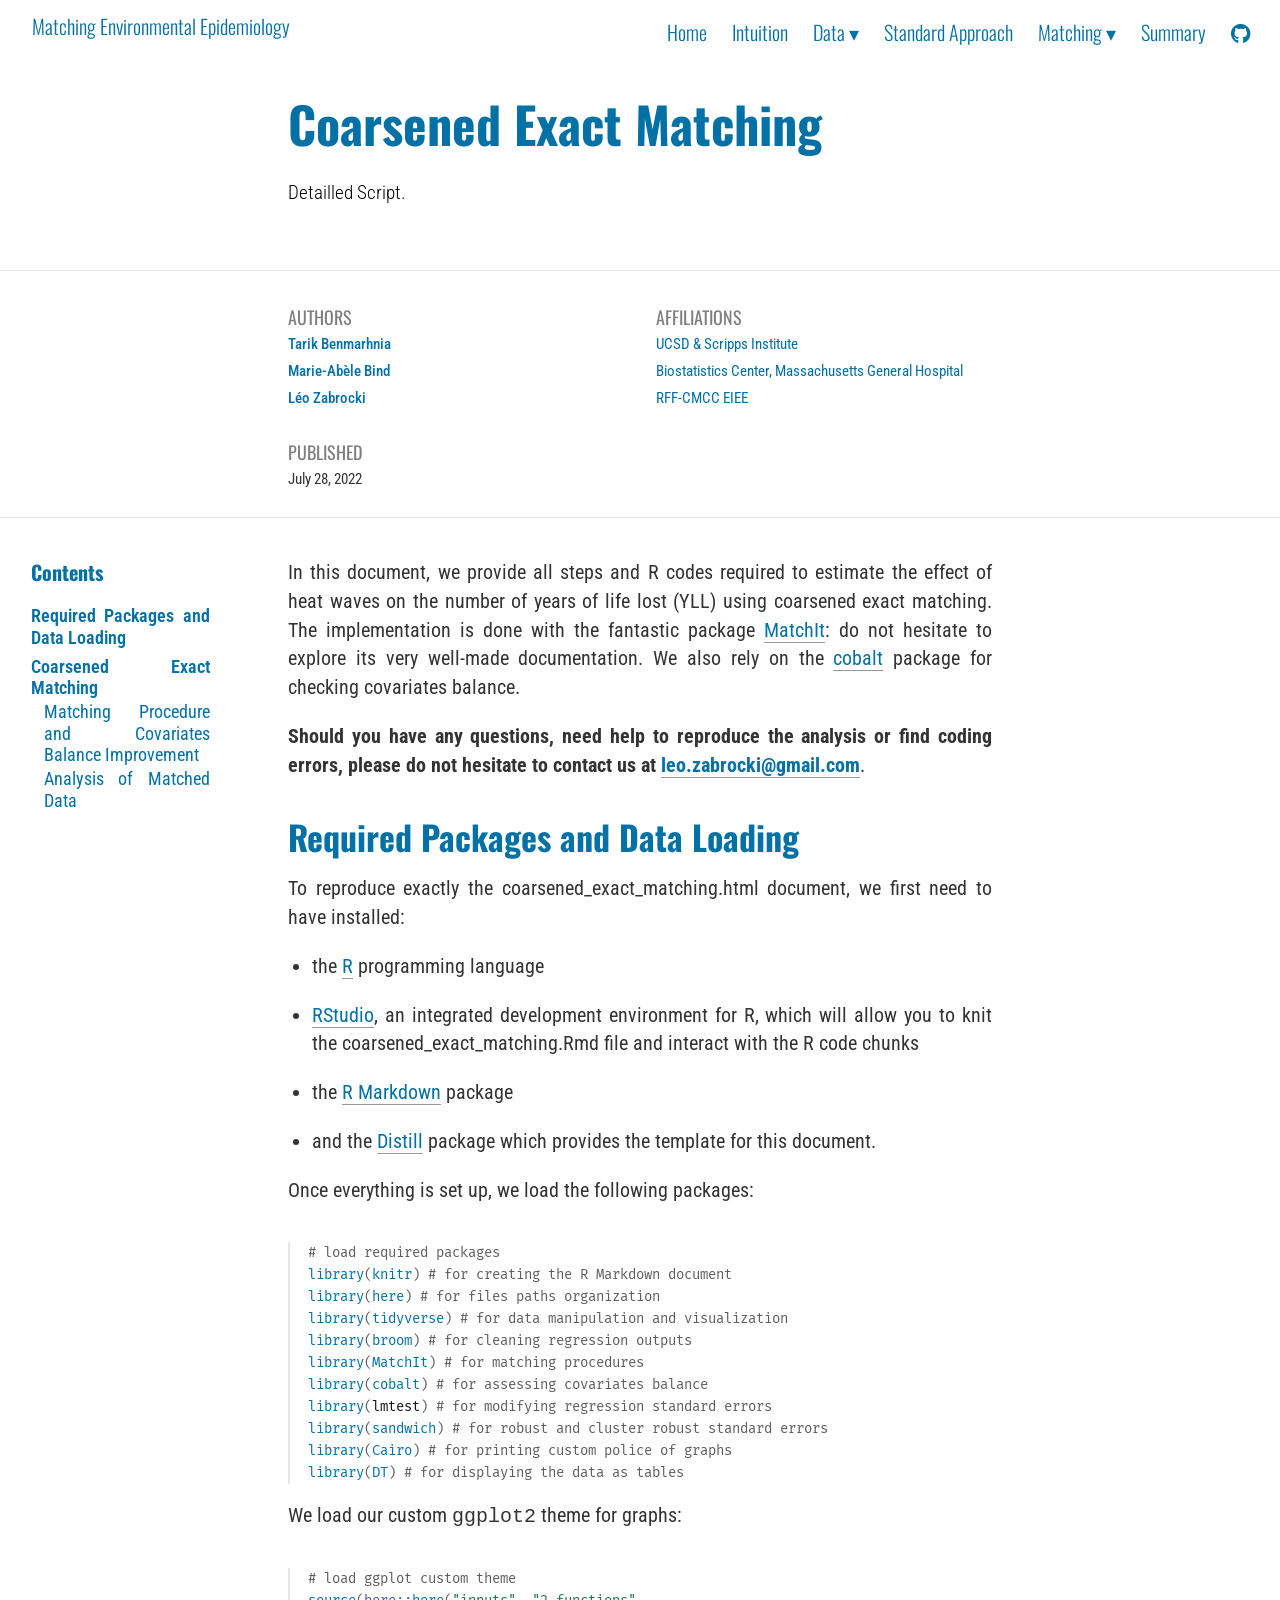
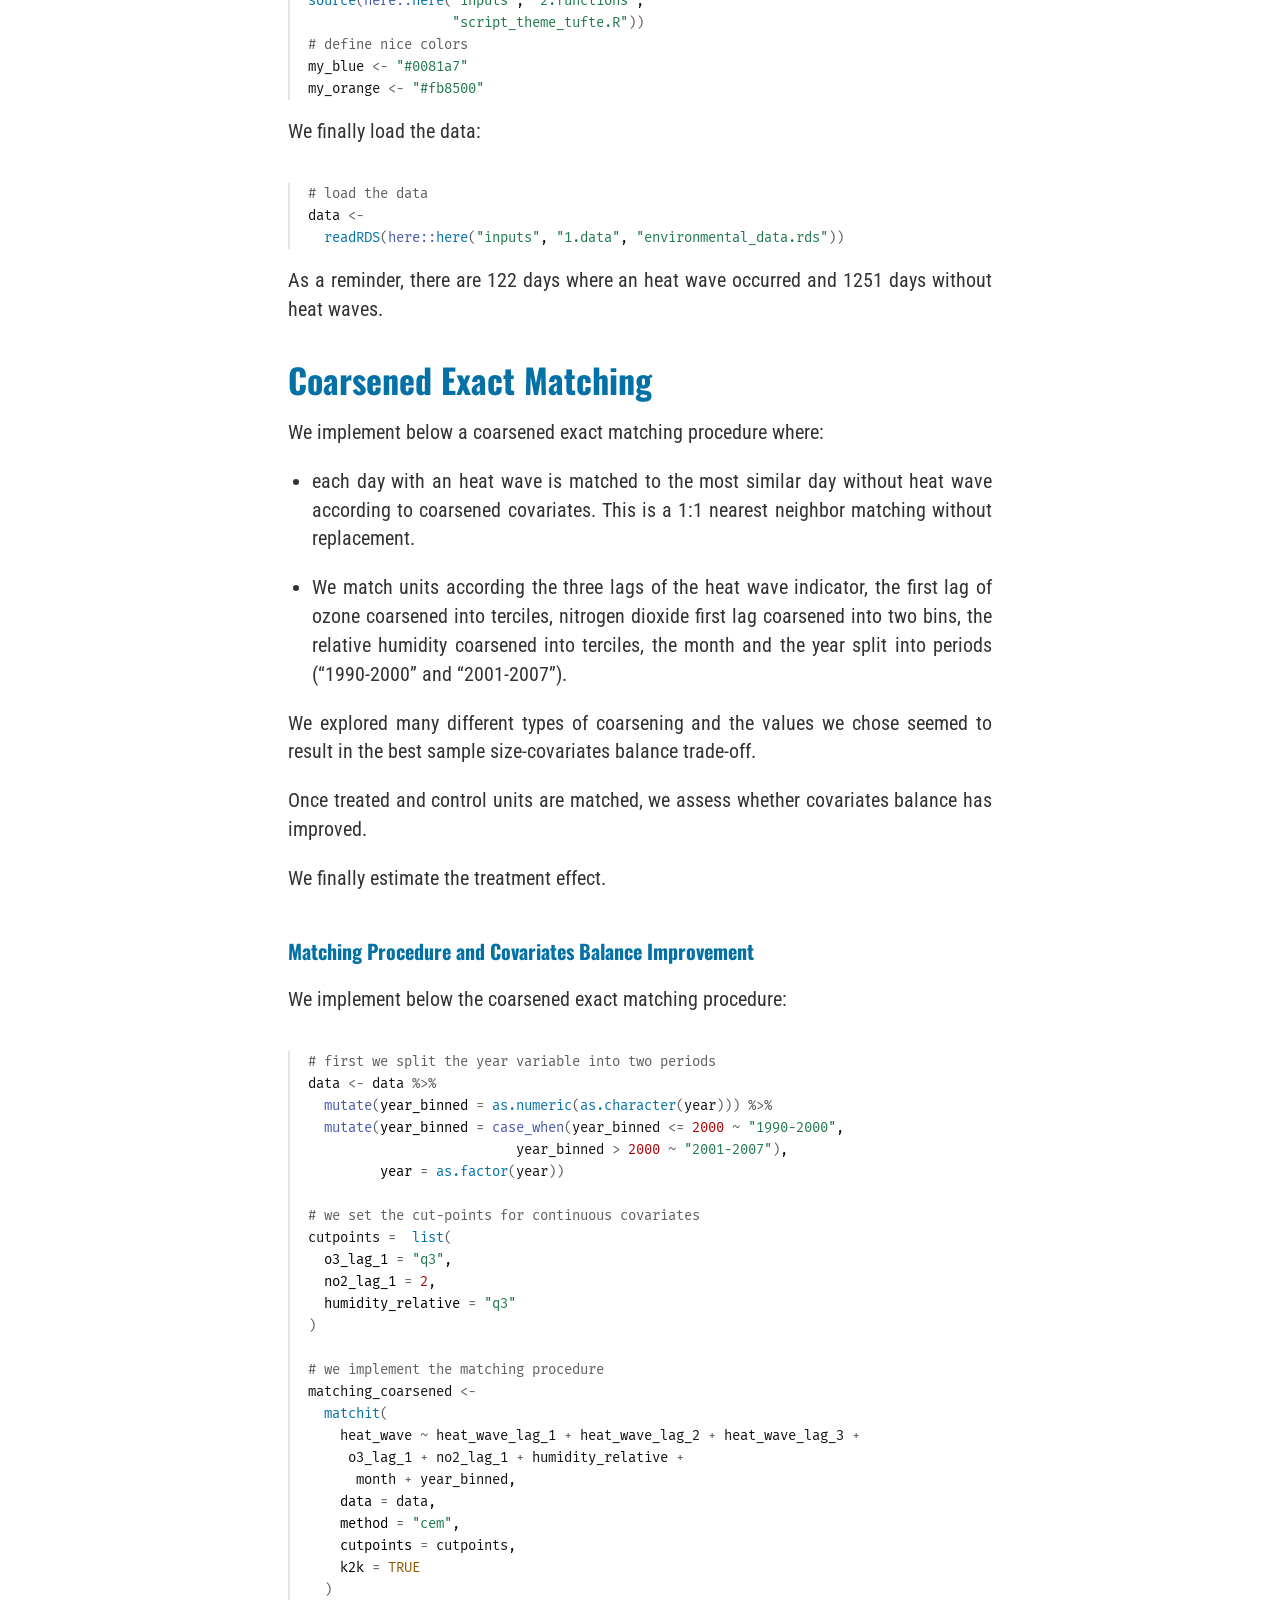
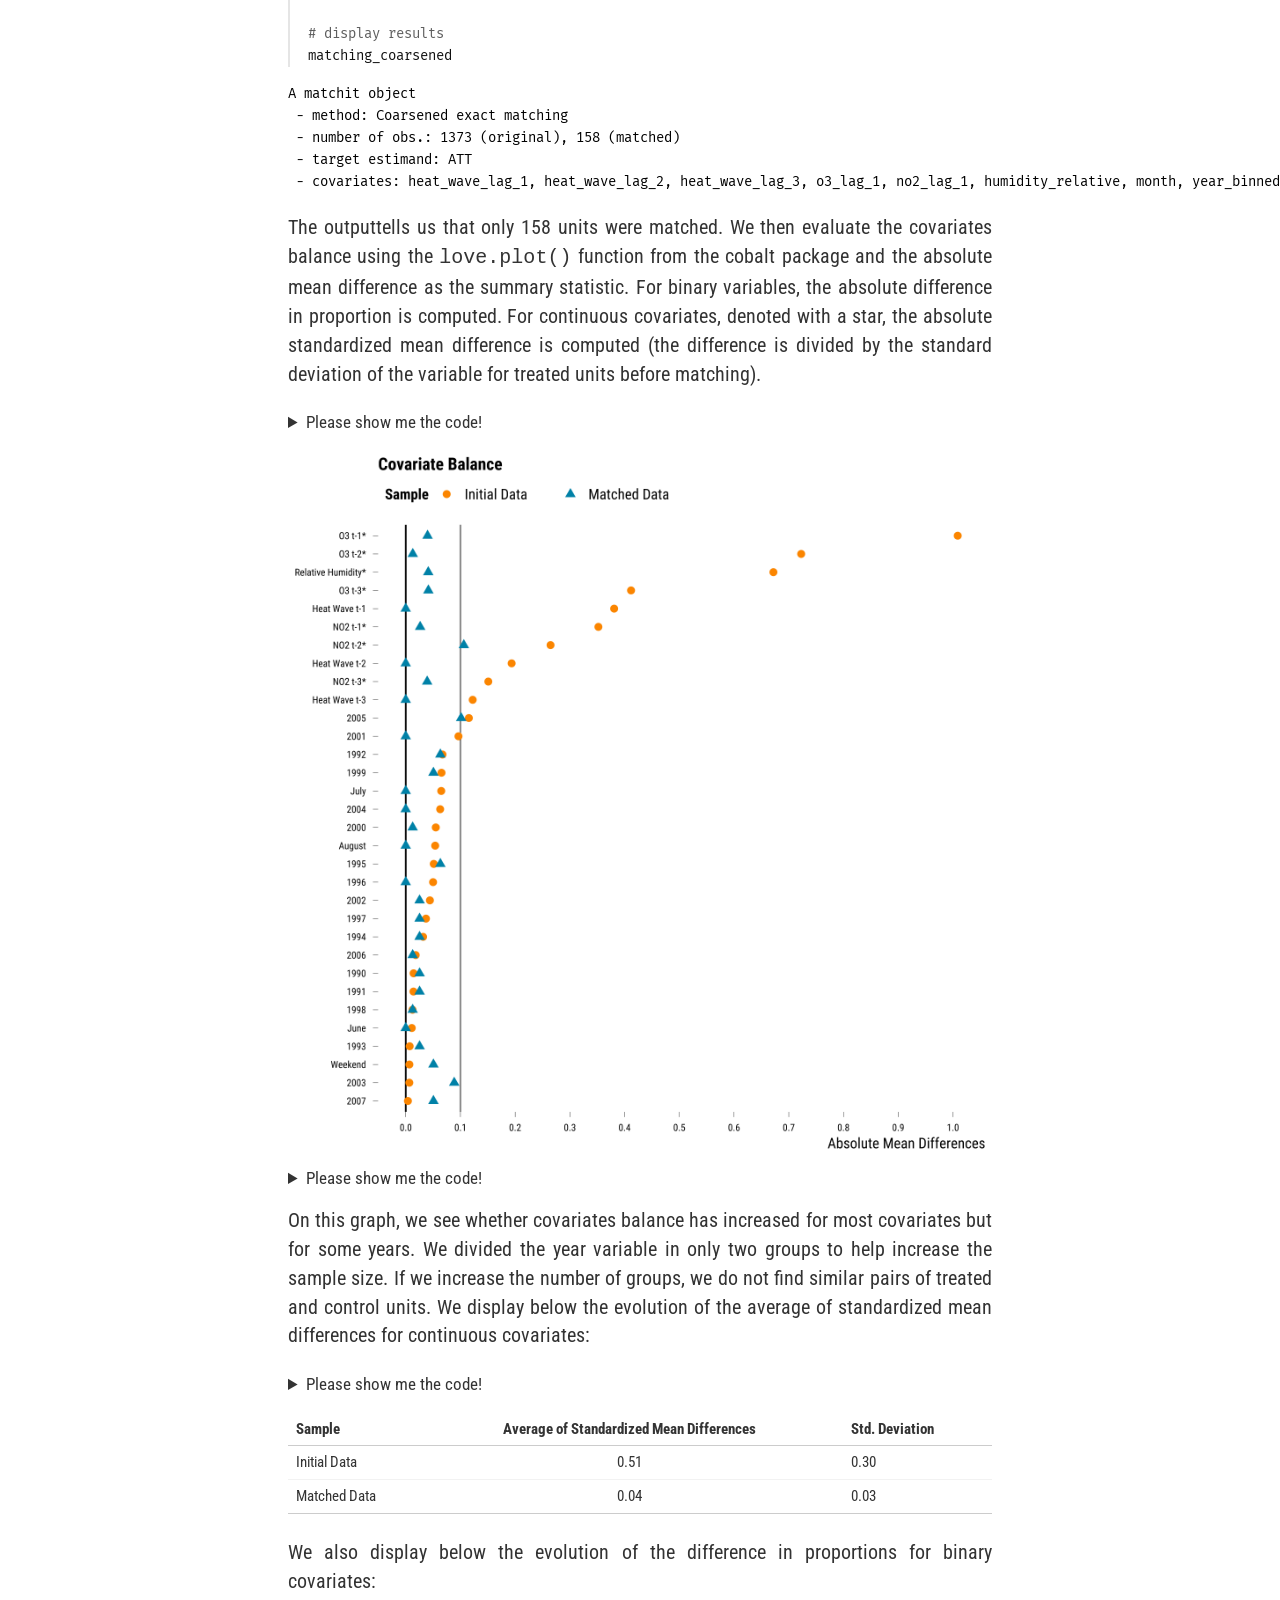
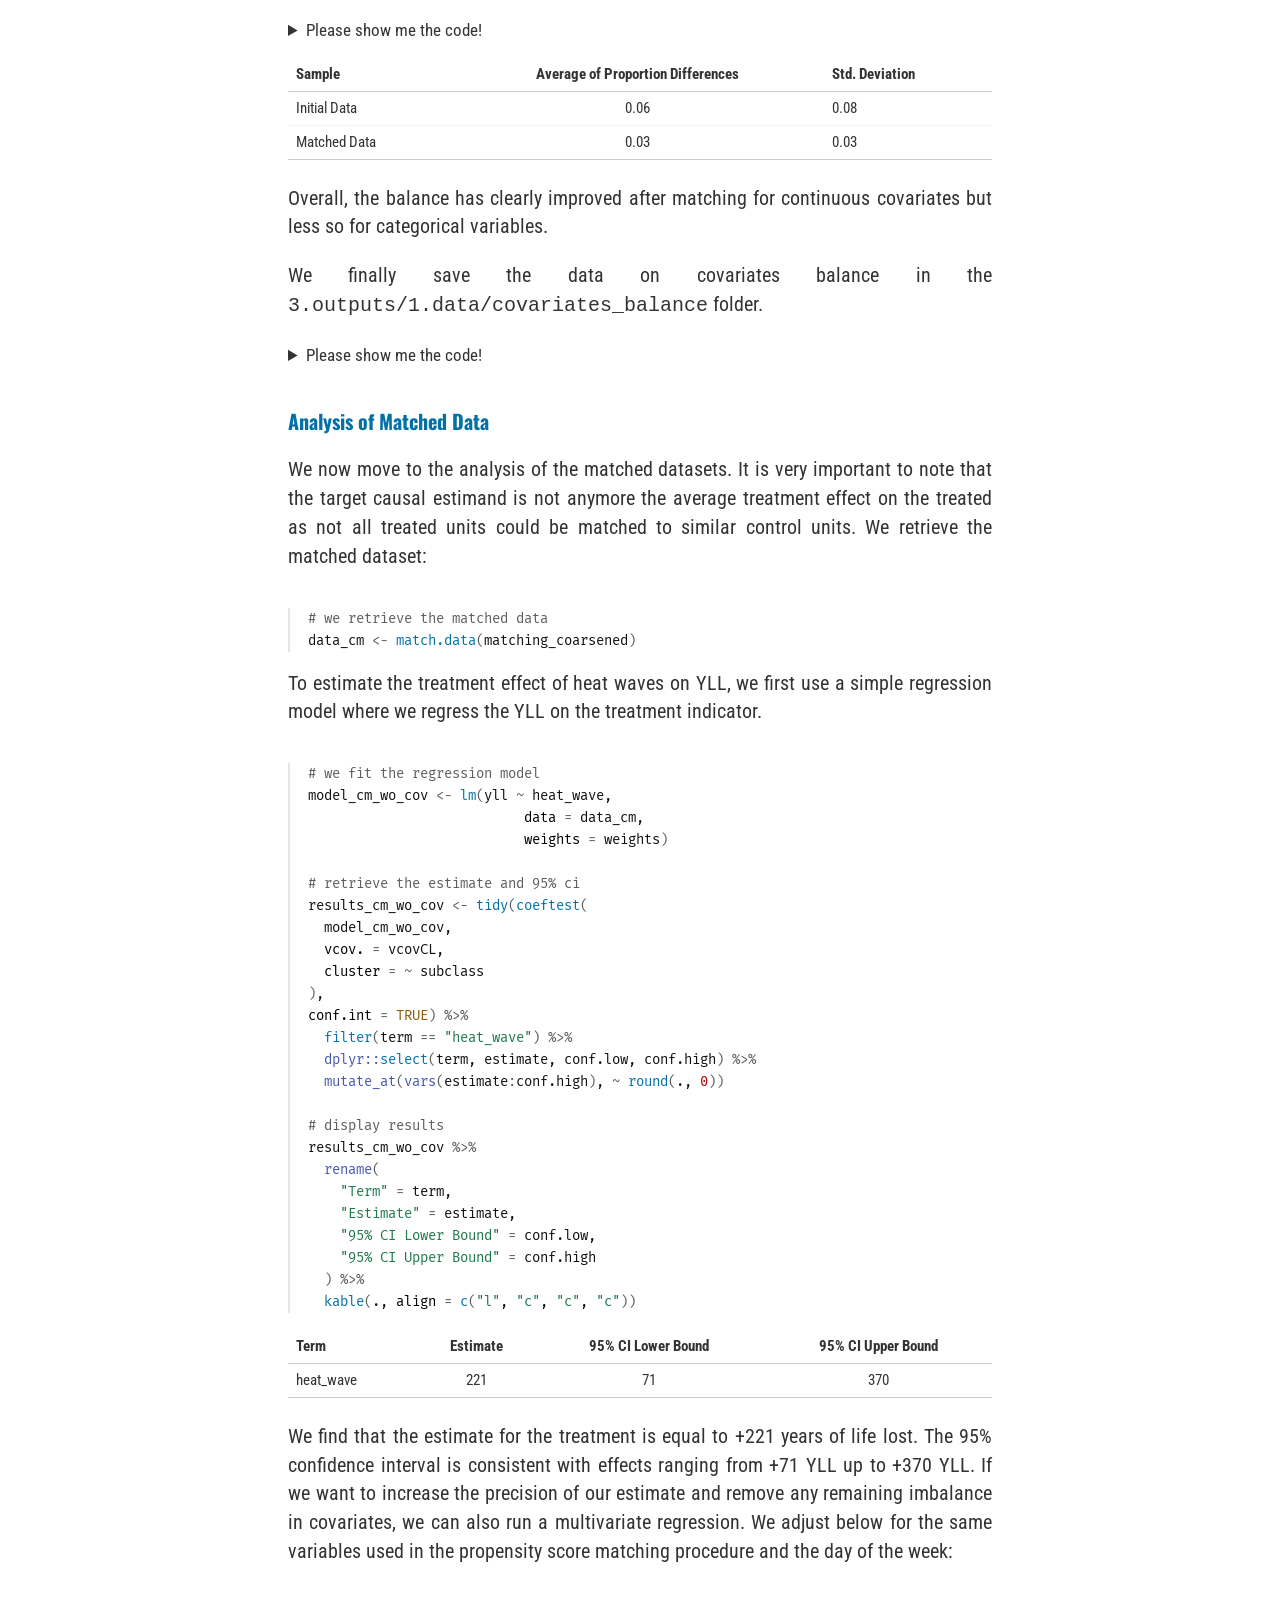
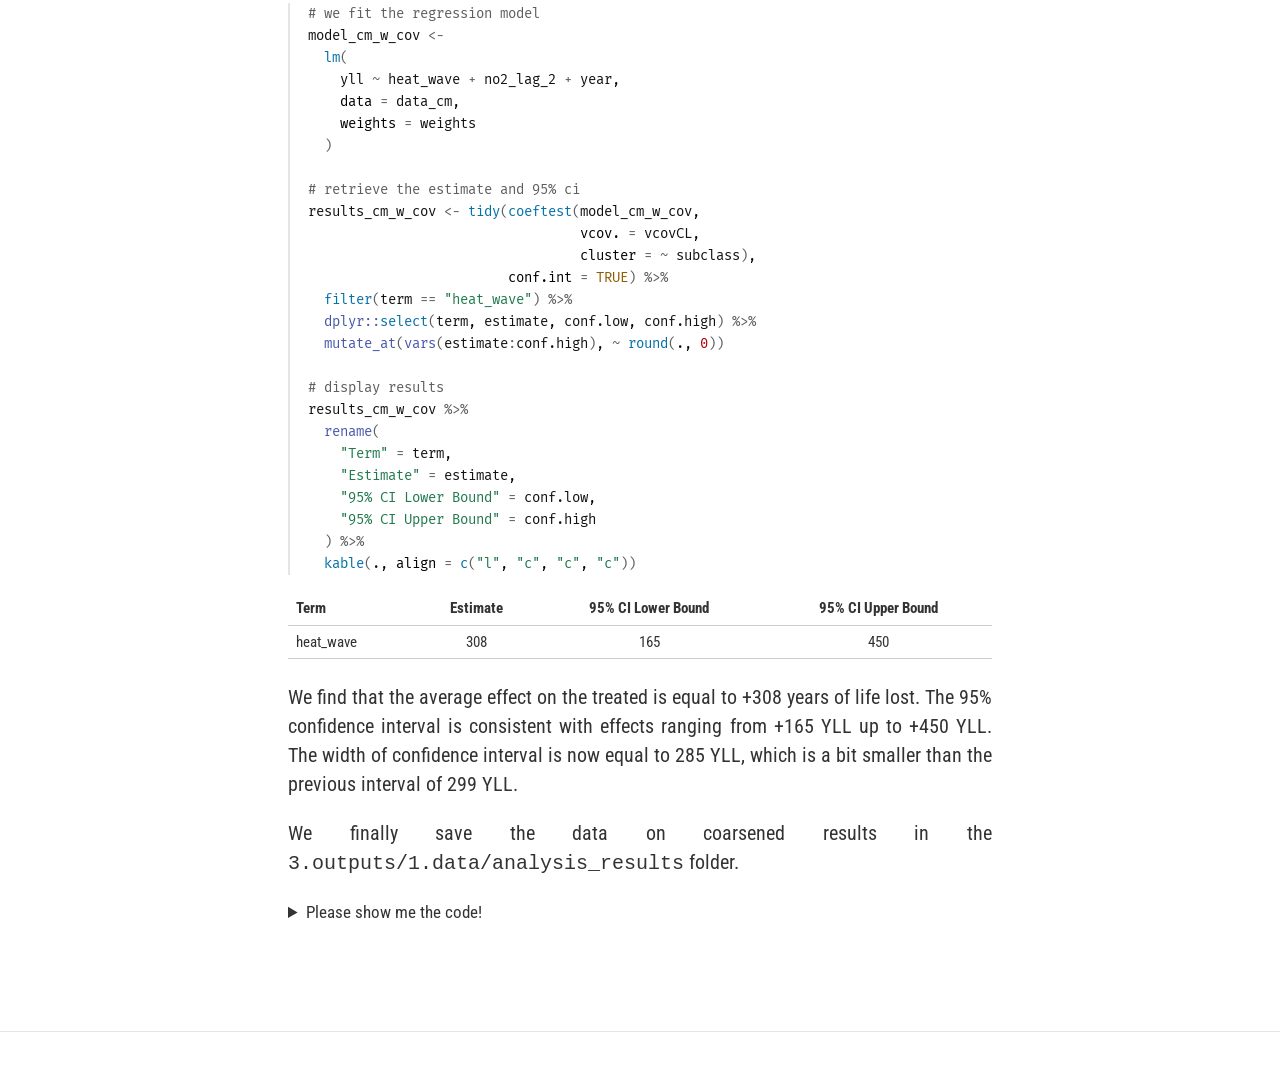
<file: docs/coarsened_exact_matching.html>
<!DOCTYPE html>

<html xmlns="http://www.w3.org/1999/xhtml" lang="" xml:lang="">

<head>
  <meta charset="utf-8"/>
  <meta name="viewport" content="width=device-width, initial-scale=1"/>
  <meta http-equiv="X-UA-Compatible" content="IE=Edge,chrome=1"/>
  <meta name="generator" content="distill" />

  <style type="text/css">
  /* Hide doc at startup (prevent jankiness while JS renders/transforms) */
  body {
    visibility: hidden;
  }
  </style>

 <!--radix_placeholder_import_source-->
 <!--/radix_placeholder_import_source-->

<style type="text/css">code{white-space: pre;}</style>
<style type="text/css" data-origin="pandoc">
pre > code.sourceCode { white-space: pre; position: relative; }
pre > code.sourceCode > span { display: inline-block; line-height: 1.25; }
pre > code.sourceCode > span:empty { height: 1.2em; }
.sourceCode { overflow: visible; }
code.sourceCode > span { color: inherit; text-decoration: inherit; }
div.sourceCode { margin: 1em 0; }
pre.sourceCode { margin: 0; }
@media screen {
div.sourceCode { overflow: auto; }
}
@media print {
pre > code.sourceCode { white-space: pre-wrap; }
pre > code.sourceCode > span { text-indent: -5em; padding-left: 5em; }
}
pre.numberSource code
  { counter-reset: source-line 0; }
pre.numberSource code > span
  { position: relative; left: -4em; counter-increment: source-line; }
pre.numberSource code > span > a:first-child::before
  { content: counter(source-line);
    position: relative; left: -1em; text-align: right; vertical-align: baseline;
    border: none; display: inline-block;
    -webkit-touch-callout: none; -webkit-user-select: none;
    -khtml-user-select: none; -moz-user-select: none;
    -ms-user-select: none; user-select: none;
    padding: 0 4px; width: 4em;
    color: #aaaaaa;
  }
pre.numberSource { margin-left: 3em; border-left: 1px solid #aaaaaa;  padding-left: 4px; }
div.sourceCode
  {   }
@media screen {
pre > code.sourceCode > span > a:first-child::before { text-decoration: underline; }
}
code span.al { color: #ad0000; } /* Alert */
code span.an { color: #5e5e5e; } /* Annotation */
code span.at { } /* Attribute */
code span.bn { color: #ad0000; } /* BaseN */
code span.bu { } /* BuiltIn */
code span.cf { color: #007ba5; } /* ControlFlow */
code span.ch { color: #20794d; } /* Char */
code span.cn { color: #8f5902; } /* Constant */
code span.co { color: #5e5e5e; } /* Comment */
code span.cv { color: #5e5e5e; font-style: italic; } /* CommentVar */
code span.do { color: #5e5e5e; font-style: italic; } /* Documentation */
code span.dt { color: #ad0000; } /* DataType */
code span.dv { color: #ad0000; } /* DecVal */
code span.er { color: #ad0000; } /* Error */
code span.ex { } /* Extension */
code span.fl { color: #ad0000; } /* Float */
code span.fu { color: #4758ab; } /* Function */
code span.im { } /* Import */
code span.in { color: #5e5e5e; } /* Information */
code span.kw { color: #007ba5; } /* Keyword */
code span.op { color: #5e5e5e; } /* Operator */
code span.ot { color: #007ba5; } /* Other */
code span.pp { color: #ad0000; } /* Preprocessor */
code span.sc { color: #5e5e5e; } /* SpecialChar */
code span.ss { color: #20794d; } /* SpecialString */
code span.st { color: #20794d; } /* String */
code span.va { color: #111111; } /* Variable */
code span.vs { color: #20794d; } /* VerbatimString */
code span.wa { color: #5e5e5e; font-style: italic; } /* Warning */
</style>


  <!--radix_placeholder_meta_tags-->
  <title>Matching Environmental Epidemiology: Coarsened Exact Matching</title>

  <meta property="description" itemprop="description" content="Detailled Script."/>


  <!--  https://schema.org/Article -->
  <meta property="article:published" itemprop="datePublished" content="2022-07-29"/>
  <meta property="article:created" itemprop="dateCreated" content="2022-07-29"/>
  <meta name="article:author" content="Tarik Benmarhnia"/>
  <meta name="article:author" content="Marie-Abèle Bind"/>
  <meta name="article:author" content="Léo Zabrocki"/>

  <!--  https://developers.facebook.com/docs/sharing/webmasters#markup -->
  <meta property="og:title" content="Matching Environmental Epidemiology: Coarsened Exact Matching"/>
  <meta property="og:type" content="article"/>
  <meta property="og:description" content="Detailled Script."/>
  <meta property="og:locale" content="en_US"/>
  <meta property="og:site_name" content="Matching Environmental Epidemiology"/>

  <!--  https://dev.twitter.com/cards/types/summary -->
  <meta property="twitter:card" content="summary"/>
  <meta property="twitter:title" content="Matching Environmental Epidemiology: Coarsened Exact Matching"/>
  <meta property="twitter:description" content="Detailled Script."/>

  <!--/radix_placeholder_meta_tags-->
  <!--radix_placeholder_rmarkdown_metadata-->

  <script type="text/json" id="radix-rmarkdown-metadata">
  {"type":"list","attributes":{"names":{"type":"character","attributes":{},"value":["title","description","author","date","output","editor_options"]}},"value":[{"type":"character","attributes":{},"value":["Coarsened Exact Matching"]},{"type":"character","attributes":{},"value":["Detailled Script.\n"]},{"type":"list","attributes":{},"value":[{"type":"list","attributes":{"names":{"type":"character","attributes":{},"value":["name","url","affiliation","affiliation_url"]}},"value":[{"type":"character","attributes":{},"value":["Tarik Benmarhnia"]},{"type":"character","attributes":{},"value":["https://profiles.ucsd.edu/tarik.benmarhnia"]},{"type":"character","attributes":{},"value":["UCSD & Scripps Institute"]},{"type":"character","attributes":{},"value":["https://benmarhniaresearch.ucsd.edu/"]}]},{"type":"list","attributes":{"names":{"type":"character","attributes":{},"value":["name","url","affiliation","affiliation_url"]}},"value":[{"type":"character","attributes":{},"value":["Marie-Abèle Bind"]},{"type":"character","attributes":{},"value":["https://scholar.harvard.edu/marie-abele"]},{"type":"character","attributes":{},"value":["Biostatistics Center, Massachusetts General Hospital"]},{"type":"character","attributes":{},"value":["https://biostatistics.massgeneral.org/faculty/marie-abele-bind-phd/"]}]},{"type":"list","attributes":{"names":{"type":"character","attributes":{},"value":["name","url","affiliation","affiliation_url"]}},"value":[{"type":"character","attributes":{},"value":["Léo Zabrocki"]},{"type":"character","attributes":{},"value":["https://lzabrocki.github.io/"]},{"type":"character","attributes":{},"value":["RFF-CMCC EIEE"]},{"type":"character","attributes":{},"value":["https://www.eiee.org/"]}]}]},{"type":"character","attributes":{},"value":["2022-07-29"]},{"type":"list","attributes":{"names":{"type":"character","attributes":{},"value":["distill::distill_article"]}},"value":[{"type":"list","attributes":{"names":{"type":"character","attributes":{},"value":["toc","toc_depth"]}},"value":[{"type":"logical","attributes":{},"value":[true]},{"type":"integer","attributes":{},"value":[3]}]}]},{"type":"list","attributes":{"names":{"type":"character","attributes":{},"value":["chunk_output_type"]}},"value":[{"type":"character","attributes":{},"value":["console"]}]}]}
  </script>
  <!--/radix_placeholder_rmarkdown_metadata-->
  <!--radix_placeholder_navigation_in_header-->
  <meta name="distill:offset" content=""/>

  <script type="application/javascript">

    window.headroom_prevent_pin = false;

    window.document.addEventListener("DOMContentLoaded", function (event) {

      // initialize headroom for banner
      var header = $('header').get(0);
      var headerHeight = header.offsetHeight;
      var headroom = new Headroom(header, {
        tolerance: 5,
        onPin : function() {
          if (window.headroom_prevent_pin) {
            window.headroom_prevent_pin = false;
            headroom.unpin();
          }
        }
      });
      headroom.init();
      if(window.location.hash)
        headroom.unpin();
      $(header).addClass('headroom--transition');

      // offset scroll location for banner on hash change
      // (see: https://github.com/WickyNilliams/headroom.js/issues/38)
      window.addEventListener("hashchange", function(event) {
        window.scrollTo(0, window.pageYOffset - (headerHeight + 25));
      });

      // responsive menu
      $('.distill-site-header').each(function(i, val) {
        var topnav = $(this);
        var toggle = topnav.find('.nav-toggle');
        toggle.on('click', function() {
          topnav.toggleClass('responsive');
        });
      });

      // nav dropdowns
      $('.nav-dropbtn').click(function(e) {
        $(this).next('.nav-dropdown-content').toggleClass('nav-dropdown-active');
        $(this).parent().siblings('.nav-dropdown')
           .children('.nav-dropdown-content').removeClass('nav-dropdown-active');
      });
      $("body").click(function(e){
        $('.nav-dropdown-content').removeClass('nav-dropdown-active');
      });
      $(".nav-dropdown").click(function(e){
        e.stopPropagation();
      });
    });
  </script>

  <style type="text/css">

  /* Theme (user-documented overrideables for nav appearance) */

  .distill-site-nav {
    color: rgba(255, 255, 255, 0.8);
    background-color: #0F2E3D;
    font-size: 15px;
    font-weight: 300;
  }

  .distill-site-nav a {
    color: inherit;
    text-decoration: none;
  }

  .distill-site-nav a:hover {
    color: white;
  }

  @media print {
    .distill-site-nav {
      display: none;
    }
  }

  .distill-site-header {

  }

  .distill-site-footer {

  }


  /* Site Header */

  .distill-site-header {
    width: 100%;
    box-sizing: border-box;
    z-index: 3;
  }

  .distill-site-header .nav-left {
    display: inline-block;
    margin-left: 8px;
  }

  @media screen and (max-width: 768px) {
    .distill-site-header .nav-left {
      margin-left: 0;
    }
  }


  .distill-site-header .nav-right {
    float: right;
    margin-right: 8px;
  }

  .distill-site-header a,
  .distill-site-header .title {
    display: inline-block;
    text-align: center;
    padding: 14px 10px 14px 10px;
  }

  .distill-site-header .title {
    font-size: 18px;
    min-width: 150px;
  }

  .distill-site-header .logo {
    padding: 0;
  }

  .distill-site-header .logo img {
    display: none;
    max-height: 20px;
    width: auto;
    margin-bottom: -4px;
  }

  .distill-site-header .nav-image img {
    max-height: 18px;
    width: auto;
    display: inline-block;
    margin-bottom: -3px;
  }



  @media screen and (min-width: 1000px) {
    .distill-site-header .logo img {
      display: inline-block;
    }
    .distill-site-header .nav-left {
      margin-left: 20px;
    }
    .distill-site-header .nav-right {
      margin-right: 20px;
    }
    .distill-site-header .title {
      padding-left: 12px;
    }
  }


  .distill-site-header .nav-toggle {
    display: none;
  }

  .nav-dropdown {
    display: inline-block;
    position: relative;
  }

  .nav-dropdown .nav-dropbtn {
    border: none;
    outline: none;
    color: rgba(255, 255, 255, 0.8);
    padding: 16px 10px;
    background-color: transparent;
    font-family: inherit;
    font-size: inherit;
    font-weight: inherit;
    margin: 0;
    margin-top: 1px;
    z-index: 2;
  }

  .nav-dropdown-content {
    display: none;
    position: absolute;
    background-color: white;
    min-width: 200px;
    border: 1px solid rgba(0,0,0,0.15);
    border-radius: 4px;
    box-shadow: 0px 8px 16px 0px rgba(0,0,0,0.1);
    z-index: 1;
    margin-top: 2px;
    white-space: nowrap;
    padding-top: 4px;
    padding-bottom: 4px;
  }

  .nav-dropdown-content hr {
    margin-top: 4px;
    margin-bottom: 4px;
    border: none;
    border-bottom: 1px solid rgba(0, 0, 0, 0.1);
  }

  .nav-dropdown-active {
    display: block;
  }

  .nav-dropdown-content a, .nav-dropdown-content .nav-dropdown-header {
    color: black;
    padding: 6px 24px;
    text-decoration: none;
    display: block;
    text-align: left;
  }

  .nav-dropdown-content .nav-dropdown-header {
    display: block;
    padding: 5px 24px;
    padding-bottom: 0;
    text-transform: uppercase;
    font-size: 14px;
    color: #999999;
    white-space: nowrap;
  }

  .nav-dropdown:hover .nav-dropbtn {
    color: white;
  }

  .nav-dropdown-content a:hover {
    background-color: #ddd;
    color: black;
  }

  .nav-right .nav-dropdown-content {
    margin-left: -45%;
    right: 0;
  }

  @media screen and (max-width: 768px) {
    .distill-site-header a, .distill-site-header .nav-dropdown  {display: none;}
    .distill-site-header a.nav-toggle {
      float: right;
      display: block;
    }
    .distill-site-header .title {
      margin-left: 0;
    }
    .distill-site-header .nav-right {
      margin-right: 0;
    }
    .distill-site-header {
      overflow: hidden;
    }
    .nav-right .nav-dropdown-content {
      margin-left: 0;
    }
  }


  @media screen and (max-width: 768px) {
    .distill-site-header.responsive {position: relative; min-height: 500px; }
    .distill-site-header.responsive a.nav-toggle {
      position: absolute;
      right: 0;
      top: 0;
    }
    .distill-site-header.responsive a,
    .distill-site-header.responsive .nav-dropdown {
      display: block;
      text-align: left;
    }
    .distill-site-header.responsive .nav-left,
    .distill-site-header.responsive .nav-right {
      width: 100%;
    }
    .distill-site-header.responsive .nav-dropdown {float: none;}
    .distill-site-header.responsive .nav-dropdown-content {position: relative;}
    .distill-site-header.responsive .nav-dropdown .nav-dropbtn {
      display: block;
      width: 100%;
      text-align: left;
    }
  }

  /* Site Footer */

  .distill-site-footer {
    width: 100%;
    overflow: hidden;
    box-sizing: border-box;
    z-index: 3;
    margin-top: 30px;
    padding-top: 30px;
    padding-bottom: 30px;
    text-align: center;
  }

  /* Headroom */

  d-title {
    padding-top: 6rem;
  }

  @media print {
    d-title {
      padding-top: 4rem;
    }
  }

  .headroom {
    z-index: 1000;
    position: fixed;
    top: 0;
    left: 0;
    right: 0;
  }

  .headroom--transition {
    transition: all .4s ease-in-out;
  }

  .headroom--unpinned {
    top: -100px;
  }

  .headroom--pinned {
    top: 0;
  }

  /* adjust viewport for navbar height */
  /* helps vertically center bootstrap (non-distill) content */
  .min-vh-100 {
    min-height: calc(100vh - 100px) !important;
  }

  </style>

  <script src="site_libs/jquery-3.6.0/jquery-3.6.0.min.js"></script>
  <link href="site_libs/font-awesome-5.1.0/css/all.css" rel="stylesheet"/>
  <link href="site_libs/font-awesome-5.1.0/css/v4-shims.css" rel="stylesheet"/>
  <script src="site_libs/headroom-0.9.4/headroom.min.js"></script>
  <!--/radix_placeholder_navigation_in_header-->
  <!--radix_placeholder_distill-->

  <style type="text/css">

  body {
    background-color: white;
  }

  .pandoc-table {
    width: 100%;
  }

  .pandoc-table>caption {
    margin-bottom: 10px;
  }

  .pandoc-table th:not([align]) {
    text-align: left;
  }

  .pagedtable-footer {
    font-size: 15px;
  }

  d-byline .byline {
    grid-template-columns: 2fr 2fr;
  }

  d-byline .byline h3 {
    margin-block-start: 1.5em;
  }

  d-byline .byline .authors-affiliations h3 {
    margin-block-start: 0.5em;
  }

  .authors-affiliations .orcid-id {
    width: 16px;
    height:16px;
    margin-left: 4px;
    margin-right: 4px;
    vertical-align: middle;
    padding-bottom: 2px;
  }

  d-title .dt-tags {
    margin-top: 1em;
    grid-column: text;
  }

  .dt-tags .dt-tag {
    text-decoration: none;
    display: inline-block;
    color: rgba(0,0,0,0.6);
    padding: 0em 0.4em;
    margin-right: 0.5em;
    margin-bottom: 0.4em;
    font-size: 70%;
    border: 1px solid rgba(0,0,0,0.2);
    border-radius: 3px;
    text-transform: uppercase;
    font-weight: 500;
  }

  d-article table.gt_table td,
  d-article table.gt_table th {
    border-bottom: none;
  }

  .html-widget {
    margin-bottom: 2.0em;
  }

  .l-screen-inset {
    padding-right: 16px;
  }

  .l-screen .caption {
    margin-left: 10px;
  }

  .shaded {
    background: rgb(247, 247, 247);
    padding-top: 20px;
    padding-bottom: 20px;
    border-top: 1px solid rgba(0, 0, 0, 0.1);
    border-bottom: 1px solid rgba(0, 0, 0, 0.1);
  }

  .shaded .html-widget {
    margin-bottom: 0;
    border: 1px solid rgba(0, 0, 0, 0.1);
  }

  .shaded .shaded-content {
    background: white;
  }

  .text-output {
    margin-top: 0;
    line-height: 1.5em;
  }

  .hidden {
    display: none !important;
  }

  d-article {
    padding-top: 2.5rem;
    padding-bottom: 30px;
  }

  d-appendix {
    padding-top: 30px;
  }

  d-article>p>img {
    width: 100%;
  }

  d-article h2 {
    margin: 1rem 0 1.5rem 0;
  }

  d-article h3 {
    margin-top: 1.5rem;
  }

  d-article iframe {
    border: 1px solid rgba(0, 0, 0, 0.1);
    margin-bottom: 2.0em;
    width: 100%;
  }

  /* Tweak code blocks */

  d-article div.sourceCode code,
  d-article pre code {
    font-family: Consolas, Monaco, 'Andale Mono', 'Ubuntu Mono', monospace;
  }

  d-article pre,
  d-article div.sourceCode,
  d-article div.sourceCode pre {
    overflow: auto;
  }

  d-article div.sourceCode {
    background-color: white;
  }

  d-article div.sourceCode pre {
    padding-left: 10px;
    font-size: 12px;
    border-left: 2px solid rgba(0,0,0,0.1);
  }

  d-article pre {
    font-size: 12px;
    color: black;
    background: none;
    margin-top: 0;
    text-align: left;
    white-space: pre;
    word-spacing: normal;
    word-break: normal;
    word-wrap: normal;
    line-height: 1.5;

    -moz-tab-size: 4;
    -o-tab-size: 4;
    tab-size: 4;

    -webkit-hyphens: none;
    -moz-hyphens: none;
    -ms-hyphens: none;
    hyphens: none;
  }

  d-article pre a {
    border-bottom: none;
  }

  d-article pre a:hover {
    border-bottom: none;
    text-decoration: underline;
  }

  d-article details {
    grid-column: text;
    margin-bottom: 0.8em;
  }

  @media(min-width: 768px) {

  d-article pre,
  d-article div.sourceCode,
  d-article div.sourceCode pre {
    overflow: visible !important;
  }

  d-article div.sourceCode pre {
    padding-left: 18px;
    font-size: 14px;
  }

  d-article pre {
    font-size: 14px;
  }

  }

  figure img.external {
    background: white;
    border: 1px solid rgba(0, 0, 0, 0.1);
    box-shadow: 0 1px 8px rgba(0, 0, 0, 0.1);
    padding: 18px;
    box-sizing: border-box;
  }

  /* CSS for d-contents */

  .d-contents {
    grid-column: text;
    color: rgba(0,0,0,0.8);
    font-size: 0.9em;
    padding-bottom: 1em;
    margin-bottom: 1em;
    padding-bottom: 0.5em;
    margin-bottom: 1em;
    padding-left: 0.25em;
    justify-self: start;
  }

  @media(min-width: 1000px) {
    .d-contents.d-contents-float {
      height: 0;
      grid-column-start: 1;
      grid-column-end: 4;
      justify-self: center;
      padding-right: 3em;
      padding-left: 2em;
    }
  }

  .d-contents nav h3 {
    font-size: 18px;
    margin-top: 0;
    margin-bottom: 1em;
  }

  .d-contents li {
    list-style-type: none
  }

  .d-contents nav > ul {
    padding-left: 0;
  }

  .d-contents ul {
    padding-left: 1em
  }

  .d-contents nav ul li {
    margin-top: 0.6em;
    margin-bottom: 0.2em;
  }

  .d-contents nav a {
    font-size: 13px;
    border-bottom: none;
    text-decoration: none
    color: rgba(0, 0, 0, 0.8);
  }

  .d-contents nav a:hover {
    text-decoration: underline solid rgba(0, 0, 0, 0.6)
  }

  .d-contents nav > ul > li > a {
    font-weight: 600;
  }

  .d-contents nav > ul > li > ul {
    font-weight: inherit;
  }

  .d-contents nav > ul > li > ul > li {
    margin-top: 0.2em;
  }


  .d-contents nav ul {
    margin-top: 0;
    margin-bottom: 0.25em;
  }

  .d-article-with-toc h2:nth-child(2) {
    margin-top: 0;
  }


  /* Figure */

  .figure {
    position: relative;
    margin-bottom: 2.5em;
    margin-top: 1.5em;
  }

  .figure img {
    width: 100%;
  }

  .figure .caption {
    color: rgba(0, 0, 0, 0.6);
    font-size: 12px;
    line-height: 1.5em;
  }

  .figure img.external {
    background: white;
    border: 1px solid rgba(0, 0, 0, 0.1);
    box-shadow: 0 1px 8px rgba(0, 0, 0, 0.1);
    padding: 18px;
    box-sizing: border-box;
  }

  .figure .caption a {
    color: rgba(0, 0, 0, 0.6);
  }

  .figure .caption b,
  .figure .caption strong, {
    font-weight: 600;
    color: rgba(0, 0, 0, 1.0);
  }

  /* Citations */

  d-article .citation {
    color: inherit;
    cursor: inherit;
  }

  div.hanging-indent{
    margin-left: 1em; text-indent: -1em;
  }

  /* Citation hover box */

  .tippy-box[data-theme~=light-border] {
    background-color: rgba(250, 250, 250, 0.95);
  }

  .tippy-content > p {
    margin-bottom: 0;
    padding: 2px;
  }


  /* Tweak 1000px media break to show more text */

  @media(min-width: 1000px) {
    .base-grid,
    distill-header,
    d-title,
    d-abstract,
    d-article,
    d-appendix,
    distill-appendix,
    d-byline,
    d-footnote-list,
    d-citation-list,
    distill-footer {
      grid-template-columns: [screen-start] 1fr [page-start kicker-start] 80px [middle-start] 50px [text-start kicker-end] 65px 65px 65px 65px 65px 65px 65px 65px [text-end gutter-start] 65px [middle-end] 65px [page-end gutter-end] 1fr [screen-end];
      grid-column-gap: 16px;
    }

    .grid {
      grid-column-gap: 16px;
    }

    d-article {
      font-size: 1.06rem;
      line-height: 1.7em;
    }
    figure .caption, .figure .caption, figure figcaption {
      font-size: 13px;
    }
  }

  @media(min-width: 1180px) {
    .base-grid,
    distill-header,
    d-title,
    d-abstract,
    d-article,
    d-appendix,
    distill-appendix,
    d-byline,
    d-footnote-list,
    d-citation-list,
    distill-footer {
      grid-template-columns: [screen-start] 1fr [page-start kicker-start] 60px [middle-start] 60px [text-start kicker-end] 60px 60px 60px 60px 60px 60px 60px 60px [text-end gutter-start] 60px [middle-end] 60px [page-end gutter-end] 1fr [screen-end];
      grid-column-gap: 32px;
    }

    .grid {
      grid-column-gap: 32px;
    }
  }


  /* Get the citation styles for the appendix (not auto-injected on render since
     we do our own rendering of the citation appendix) */

  d-appendix .citation-appendix,
  .d-appendix .citation-appendix {
    font-size: 11px;
    line-height: 15px;
    border-left: 1px solid rgba(0, 0, 0, 0.1);
    padding-left: 18px;
    border: 1px solid rgba(0,0,0,0.1);
    background: rgba(0, 0, 0, 0.02);
    padding: 10px 18px;
    border-radius: 3px;
    color: rgba(150, 150, 150, 1);
    overflow: hidden;
    margin-top: -12px;
    white-space: pre-wrap;
    word-wrap: break-word;
  }

  /* Include appendix styles here so they can be overridden */

  d-appendix {
    contain: layout style;
    font-size: 0.8em;
    line-height: 1.7em;
    margin-top: 60px;
    margin-bottom: 0;
    border-top: 1px solid rgba(0, 0, 0, 0.1);
    color: rgba(0,0,0,0.5);
    padding-top: 60px;
    padding-bottom: 48px;
  }

  d-appendix h3 {
    grid-column: page-start / text-start;
    font-size: 15px;
    font-weight: 500;
    margin-top: 1em;
    margin-bottom: 0;
    color: rgba(0,0,0,0.65);
  }

  d-appendix h3 + * {
    margin-top: 1em;
  }

  d-appendix ol {
    padding: 0 0 0 15px;
  }

  @media (min-width: 768px) {
    d-appendix ol {
      padding: 0 0 0 30px;
      margin-left: -30px;
    }
  }

  d-appendix li {
    margin-bottom: 1em;
  }

  d-appendix a {
    color: rgba(0, 0, 0, 0.6);
  }

  d-appendix > * {
    grid-column: text;
  }

  d-appendix > d-footnote-list,
  d-appendix > d-citation-list,
  d-appendix > distill-appendix {
    grid-column: screen;
  }

  /* Include footnote styles here so they can be overridden */

  d-footnote-list {
    contain: layout style;
  }

  d-footnote-list > * {
    grid-column: text;
  }

  d-footnote-list a.footnote-backlink {
    color: rgba(0,0,0,0.3);
    padding-left: 0.5em;
  }



  /* Anchor.js */

  .anchorjs-link {
    /*transition: all .25s linear; */
    text-decoration: none;
    border-bottom: none;
  }
  *:hover > .anchorjs-link {
    margin-left: -1.125em !important;
    text-decoration: none;
    border-bottom: none;
  }

  /* Social footer */

  .social_footer {
    margin-top: 30px;
    margin-bottom: 0;
    color: rgba(0,0,0,0.67);
  }

  .disqus-comments {
    margin-right: 30px;
  }

  .disqus-comment-count {
    border-bottom: 1px solid rgba(0, 0, 0, 0.4);
    cursor: pointer;
  }

  #disqus_thread {
    margin-top: 30px;
  }

  .article-sharing a {
    border-bottom: none;
    margin-right: 8px;
  }

  .article-sharing a:hover {
    border-bottom: none;
  }

  .sidebar-section.subscribe {
    font-size: 12px;
    line-height: 1.6em;
  }

  .subscribe p {
    margin-bottom: 0.5em;
  }


  .article-footer .subscribe {
    font-size: 15px;
    margin-top: 45px;
  }


  .sidebar-section.custom {
    font-size: 12px;
    line-height: 1.6em;
  }

  .custom p {
    margin-bottom: 0.5em;
  }

  /* Styles for listing layout (hide title) */
  .layout-listing d-title, .layout-listing .d-title {
    display: none;
  }

  /* Styles for posts lists (not auto-injected) */


  .posts-with-sidebar {
    padding-left: 45px;
    padding-right: 45px;
  }

  .posts-list .description h2,
  .posts-list .description p {
    font-family: -apple-system, BlinkMacSystemFont, "Segoe UI", Roboto, Oxygen, Ubuntu, Cantarell, "Fira Sans", "Droid Sans", "Helvetica Neue", Arial, sans-serif;
  }

  .posts-list .description h2 {
    font-weight: 700;
    border-bottom: none;
    padding-bottom: 0;
  }

  .posts-list h2.post-tag {
    border-bottom: 1px solid rgba(0, 0, 0, 0.2);
    padding-bottom: 12px;
  }
  .posts-list {
    margin-top: 60px;
    margin-bottom: 24px;
  }

  .posts-list .post-preview {
    text-decoration: none;
    overflow: hidden;
    display: block;
    border-bottom: 1px solid rgba(0, 0, 0, 0.1);
    padding: 24px 0;
  }

  .post-preview-last {
    border-bottom: none !important;
  }

  .posts-list .posts-list-caption {
    grid-column: screen;
    font-weight: 400;
  }

  .posts-list .post-preview h2 {
    margin: 0 0 6px 0;
    line-height: 1.2em;
    font-style: normal;
    font-size: 24px;
  }

  .posts-list .post-preview p {
    margin: 0 0 12px 0;
    line-height: 1.4em;
    font-size: 16px;
  }

  .posts-list .post-preview .thumbnail {
    box-sizing: border-box;
    margin-bottom: 24px;
    position: relative;
    max-width: 500px;
  }
  .posts-list .post-preview img {
    width: 100%;
    display: block;
  }

  .posts-list .metadata {
    font-size: 12px;
    line-height: 1.4em;
    margin-bottom: 18px;
  }

  .posts-list .metadata > * {
    display: inline-block;
  }

  .posts-list .metadata .publishedDate {
    margin-right: 2em;
  }

  .posts-list .metadata .dt-authors {
    display: block;
    margin-top: 0.3em;
    margin-right: 2em;
  }

  .posts-list .dt-tags {
    display: block;
    line-height: 1em;
  }

  .posts-list .dt-tags .dt-tag {
    display: inline-block;
    color: rgba(0,0,0,0.6);
    padding: 0.3em 0.4em;
    margin-right: 0.2em;
    margin-bottom: 0.4em;
    font-size: 60%;
    border: 1px solid rgba(0,0,0,0.2);
    border-radius: 3px;
    text-transform: uppercase;
    font-weight: 500;
  }

  .posts-list img {
    opacity: 1;
  }

  .posts-list img[data-src] {
    opacity: 0;
  }

  .posts-more {
    clear: both;
  }


  .posts-sidebar {
    font-size: 16px;
  }

  .posts-sidebar h3 {
    font-size: 16px;
    margin-top: 0;
    margin-bottom: 0.5em;
    font-weight: 400;
    text-transform: uppercase;
  }

  .sidebar-section {
    margin-bottom: 30px;
  }

  .categories ul {
    list-style-type: none;
    margin: 0;
    padding: 0;
  }

  .categories li {
    color: rgba(0, 0, 0, 0.8);
    margin-bottom: 0;
  }

  .categories li>a {
    border-bottom: none;
  }

  .categories li>a:hover {
    border-bottom: 1px solid rgba(0, 0, 0, 0.4);
  }

  .categories .active {
    font-weight: 600;
  }

  .categories .category-count {
    color: rgba(0, 0, 0, 0.4);
  }


  @media(min-width: 768px) {
    .posts-list .post-preview h2 {
      font-size: 26px;
    }
    .posts-list .post-preview .thumbnail {
      float: right;
      width: 30%;
      margin-bottom: 0;
    }
    .posts-list .post-preview .description {
      float: left;
      width: 45%;
    }
    .posts-list .post-preview .metadata {
      float: left;
      width: 20%;
      margin-top: 8px;
    }
    .posts-list .post-preview p {
      margin: 0 0 12px 0;
      line-height: 1.5em;
      font-size: 16px;
    }
    .posts-with-sidebar .posts-list {
      float: left;
      width: 75%;
    }
    .posts-with-sidebar .posts-sidebar {
      float: right;
      width: 20%;
      margin-top: 60px;
      padding-top: 24px;
      padding-bottom: 24px;
    }
  }


  /* Improve display for browsers without grid (IE/Edge <= 15) */

  .downlevel {
    line-height: 1.6em;
    font-family: -apple-system, BlinkMacSystemFont, "Segoe UI", Roboto, Oxygen, Ubuntu, Cantarell, "Fira Sans", "Droid Sans", "Helvetica Neue", Arial, sans-serif;
    margin: 0;
  }

  .downlevel .d-title {
    padding-top: 6rem;
    padding-bottom: 1.5rem;
  }

  .downlevel .d-title h1 {
    font-size: 50px;
    font-weight: 700;
    line-height: 1.1em;
    margin: 0 0 0.5rem;
  }

  .downlevel .d-title p {
    font-weight: 300;
    font-size: 1.2rem;
    line-height: 1.55em;
    margin-top: 0;
  }

  .downlevel .d-byline {
    padding-top: 0.8em;
    padding-bottom: 0.8em;
    font-size: 0.8rem;
    line-height: 1.8em;
  }

  .downlevel .section-separator {
    border: none;
    border-top: 1px solid rgba(0, 0, 0, 0.1);
  }

  .downlevel .d-article {
    font-size: 1.06rem;
    line-height: 1.7em;
    padding-top: 1rem;
    padding-bottom: 2rem;
  }


  .downlevel .d-appendix {
    padding-left: 0;
    padding-right: 0;
    max-width: none;
    font-size: 0.8em;
    line-height: 1.7em;
    margin-bottom: 0;
    color: rgba(0,0,0,0.5);
    padding-top: 40px;
    padding-bottom: 48px;
  }

  .downlevel .footnotes ol {
    padding-left: 13px;
  }

  .downlevel .base-grid,
  .downlevel .distill-header,
  .downlevel .d-title,
  .downlevel .d-abstract,
  .downlevel .d-article,
  .downlevel .d-appendix,
  .downlevel .distill-appendix,
  .downlevel .d-byline,
  .downlevel .d-footnote-list,
  .downlevel .d-citation-list,
  .downlevel .distill-footer,
  .downlevel .appendix-bottom,
  .downlevel .posts-container {
    padding-left: 40px;
    padding-right: 40px;
  }

  @media(min-width: 768px) {
    .downlevel .base-grid,
    .downlevel .distill-header,
    .downlevel .d-title,
    .downlevel .d-abstract,
    .downlevel .d-article,
    .downlevel .d-appendix,
    .downlevel .distill-appendix,
    .downlevel .d-byline,
    .downlevel .d-footnote-list,
    .downlevel .d-citation-list,
    .downlevel .distill-footer,
    .downlevel .appendix-bottom,
    .downlevel .posts-container {
    padding-left: 150px;
    padding-right: 150px;
    max-width: 900px;
  }
  }

  .downlevel pre code {
    display: block;
    border-left: 2px solid rgba(0, 0, 0, .1);
    padding: 0 0 0 20px;
    font-size: 14px;
  }

  .downlevel code, .downlevel pre {
    color: black;
    background: none;
    font-family: Consolas, Monaco, 'Andale Mono', 'Ubuntu Mono', monospace;
    text-align: left;
    white-space: pre;
    word-spacing: normal;
    word-break: normal;
    word-wrap: normal;
    line-height: 1.5;

    -moz-tab-size: 4;
    -o-tab-size: 4;
    tab-size: 4;

    -webkit-hyphens: none;
    -moz-hyphens: none;
    -ms-hyphens: none;
    hyphens: none;
  }

  .downlevel .posts-list .post-preview {
    color: inherit;
  }



  </style>

  <script type="application/javascript">

  function is_downlevel_browser() {
    if (bowser.isUnsupportedBrowser({ msie: "12", msedge: "16"},
                                   window.navigator.userAgent)) {
      return true;
    } else {
      return window.load_distill_framework === undefined;
    }
  }

  // show body when load is complete
  function on_load_complete() {

    // add anchors
    if (window.anchors) {
      window.anchors.options.placement = 'left';
      window.anchors.add('d-article > h2, d-article > h3, d-article > h4, d-article > h5');
    }


    // set body to visible
    document.body.style.visibility = 'visible';

    // force redraw for leaflet widgets
    if (window.HTMLWidgets) {
      var maps = window.HTMLWidgets.findAll(".leaflet");
      $.each(maps, function(i, el) {
        var map = this.getMap();
        map.invalidateSize();
        map.eachLayer(function(layer) {
          if (layer instanceof L.TileLayer)
            layer.redraw();
        });
      });
    }

    // trigger 'shown' so htmlwidgets resize
    $('d-article').trigger('shown');
  }

  function init_distill() {

    init_common();

    // create front matter
    var front_matter = $('<d-front-matter></d-front-matter>');
    $('#distill-front-matter').wrap(front_matter);

    // create d-title
    $('.d-title').changeElementType('d-title');

    // create d-byline
    var byline = $('<d-byline></d-byline>');
    $('.d-byline').replaceWith(byline);

    // create d-article
    var article = $('<d-article></d-article>');
    $('.d-article').wrap(article).children().unwrap();

    // move posts container into article
    $('.posts-container').appendTo($('d-article'));

    // create d-appendix
    $('.d-appendix').changeElementType('d-appendix');

    // flag indicating that we have appendix items
    var appendix = $('.appendix-bottom').children('h3').length > 0;

    // replace footnotes with <d-footnote>
    $('.footnote-ref').each(function(i, val) {
      appendix = true;
      var href = $(this).attr('href');
      var id = href.replace('#', '');
      var fn = $('#' + id);
      var fn_p = $('#' + id + '>p');
      fn_p.find('.footnote-back').remove();
      var text = fn_p.html();
      var dtfn = $('<d-footnote></d-footnote>');
      dtfn.html(text);
      $(this).replaceWith(dtfn);
    });
    // remove footnotes
    $('.footnotes').remove();

    // move refs into #references-listing
    $('#references-listing').replaceWith($('#refs'));

    $('h1.appendix, h2.appendix').each(function(i, val) {
      $(this).changeElementType('h3');
    });
    $('h3.appendix').each(function(i, val) {
      var id = $(this).attr('id');
      $('.d-contents a[href="#' + id + '"]').parent().remove();
      appendix = true;
      $(this).nextUntil($('h1, h2, h3')).addBack().appendTo($('d-appendix'));
    });

    // show d-appendix if we have appendix content
    $("d-appendix").css('display', appendix ? 'grid' : 'none');

    // localize layout chunks to just output
    $('.layout-chunk').each(function(i, val) {

      // capture layout
      var layout = $(this).attr('data-layout');

      // apply layout to markdown level block elements
      var elements = $(this).children().not('details, div.sourceCode, pre, script');
      elements.each(function(i, el) {
        var layout_div = $('<div class="' + layout + '"></div>');
        if (layout_div.hasClass('shaded')) {
          var shaded_content = $('<div class="shaded-content"></div>');
          $(this).wrap(shaded_content);
          $(this).parent().wrap(layout_div);
        } else {
          $(this).wrap(layout_div);
        }
      });


      // unwrap the layout-chunk div
      $(this).children().unwrap();
    });

    // remove code block used to force  highlighting css
    $('.distill-force-highlighting-css').parent().remove();

    // remove empty line numbers inserted by pandoc when using a
    // custom syntax highlighting theme
    $('code.sourceCode a:empty').remove();

    // load distill framework
    load_distill_framework();

    // wait for window.distillRunlevel == 4 to do post processing
    function distill_post_process() {

      if (!window.distillRunlevel || window.distillRunlevel < 4)
        return;

      // hide author/affiliations entirely if we have no authors
      var front_matter = JSON.parse($("#distill-front-matter").html());
      var have_authors = front_matter.authors && front_matter.authors.length > 0;
      if (!have_authors)
        $('d-byline').addClass('hidden');

      // article with toc class
      $('.d-contents').parent().addClass('d-article-with-toc');

      // strip links that point to #
      $('.authors-affiliations').find('a[href="#"]').removeAttr('href');

      // add orcid ids
      $('.authors-affiliations').find('.author').each(function(i, el) {
        var orcid_id = front_matter.authors[i].orcidID;
        if (orcid_id) {
          var a = $('<a></a>');
          a.attr('href', 'https://orcid.org/' + orcid_id);
          var img = $('<img></img>');
          img.addClass('orcid-id');
          img.attr('alt', 'ORCID ID');
          img.attr('src','[data-uri]');
          a.append(img);
          $(this).append(a);
        }
      });

      // hide elements of author/affiliations grid that have no value
      function hide_byline_column(caption) {
        $('d-byline').find('h3:contains("' + caption + '")').parent().css('visibility', 'hidden');
      }

      // affiliations
      var have_affiliations = false;
      for (var i = 0; i<front_matter.authors.length; ++i) {
        var author = front_matter.authors[i];
        if (author.affiliation !== "&nbsp;") {
          have_affiliations = true;
          break;
        }
      }
      if (!have_affiliations)
        $('d-byline').find('h3:contains("Affiliations")').css('visibility', 'hidden');

      // published date
      if (!front_matter.publishedDate)
        hide_byline_column("Published");

      // document object identifier
      var doi = $('d-byline').find('h3:contains("DOI")');
      var doi_p = doi.next().empty();
      if (!front_matter.doi) {
        // if we have a citation and valid citationText then link to that
        if ($('#citation').length > 0 && front_matter.citationText) {
          doi.html('Citation');
          $('<a href="#citation"></a>')
            .text(front_matter.citationText)
            .appendTo(doi_p);
        } else {
          hide_byline_column("DOI");
        }
      } else {
        $('<a></a>')
           .attr('href', "https://doi.org/" + front_matter.doi)
           .html(front_matter.doi)
           .appendTo(doi_p);
      }

       // change plural form of authors/affiliations
      if (front_matter.authors.length === 1) {
        var grid = $('.authors-affiliations');
        grid.children('h3:contains("Authors")').text('Author');
        grid.children('h3:contains("Affiliations")').text('Affiliation');
      }

      // remove d-appendix and d-footnote-list local styles
      $('d-appendix > style:first-child').remove();
      $('d-footnote-list > style:first-child').remove();

      // move appendix-bottom entries to the bottom
      $('.appendix-bottom').appendTo('d-appendix').children().unwrap();
      $('.appendix-bottom').remove();

      // hoverable references
      $('span.citation[data-cites]').each(function() {
        var refs = $(this).attr('data-cites').split(" ");
        var refHtml = refs.map(function(ref) {
          return "<p>" + $('#ref-' + ref).html() + "</p>";
        }).join("\n");
        window.tippy(this, {
          allowHTML: true,
          content: refHtml,
          maxWidth: 500,
          interactive: true,
          interactiveBorder: 10,
          theme: 'light-border',
          placement: 'bottom-start'
        });
      });

      // clear polling timer
      clearInterval(tid);

      // show body now that everything is ready
      on_load_complete();
    }

    var tid = setInterval(distill_post_process, 50);
    distill_post_process();

  }

  function init_downlevel() {

    init_common();

     // insert hr after d-title
    $('.d-title').after($('<hr class="section-separator"/>'));

    // check if we have authors
    var front_matter = JSON.parse($("#distill-front-matter").html());
    var have_authors = front_matter.authors && front_matter.authors.length > 0;

    // manage byline/border
    if (!have_authors)
      $('.d-byline').remove();
    $('.d-byline').after($('<hr class="section-separator"/>'));
    $('.d-byline a').remove();

    // remove toc
    $('.d-contents').remove();

    // move appendix elements
    $('h1.appendix, h2.appendix').each(function(i, val) {
      $(this).changeElementType('h3');
    });
    $('h3.appendix').each(function(i, val) {
      $(this).nextUntil($('h1, h2, h3')).addBack().appendTo($('.d-appendix'));
    });


    // inject headers into references and footnotes
    var refs_header = $('<h3></h3>');
    refs_header.text('References');
    $('#refs').prepend(refs_header);

    var footnotes_header = $('<h3></h3');
    footnotes_header.text('Footnotes');
    $('.footnotes').children('hr').first().replaceWith(footnotes_header);

    // move appendix-bottom entries to the bottom
    $('.appendix-bottom').appendTo('.d-appendix').children().unwrap();
    $('.appendix-bottom').remove();

    // remove appendix if it's empty
    if ($('.d-appendix').children().length === 0)
      $('.d-appendix').remove();

    // prepend separator above appendix
    $('.d-appendix').before($('<hr class="section-separator" style="clear: both"/>'));

    // trim code
    $('pre>code').each(function(i, val) {
      $(this).html($.trim($(this).html()));
    });

    // move posts-container right before article
    $('.posts-container').insertBefore($('.d-article'));

    $('body').addClass('downlevel');

    on_load_complete();
  }


  function init_common() {

    // jquery plugin to change element types
    (function($) {
      $.fn.changeElementType = function(newType) {
        var attrs = {};

        $.each(this[0].attributes, function(idx, attr) {
          attrs[attr.nodeName] = attr.nodeValue;
        });

        this.replaceWith(function() {
          return $("<" + newType + "/>", attrs).append($(this).contents());
        });
      };
    })(jQuery);

    // prevent underline for linked images
    $('a > img').parent().css({'border-bottom' : 'none'});

    // mark non-body figures created by knitr chunks as 100% width
    $('.layout-chunk').each(function(i, val) {
      var figures = $(this).find('img, .html-widget');
      if ($(this).attr('data-layout') !== "l-body") {
        figures.css('width', '100%');
      } else {
        figures.css('max-width', '100%');
        figures.filter("[width]").each(function(i, val) {
          var fig = $(this);
          fig.css('width', fig.attr('width') + 'px');
        });

      }
    });

    // auto-append index.html to post-preview links in file: protocol
    // and in rstudio ide preview
    $('.post-preview').each(function(i, val) {
      if (window.location.protocol === "file:")
        $(this).attr('href', $(this).attr('href') + "index.html");
    });

    // get rid of index.html references in header
    if (window.location.protocol !== "file:") {
      $('.distill-site-header a[href]').each(function(i,val) {
        $(this).attr('href', $(this).attr('href').replace("index.html", "./"));
      });
    }

    // add class to pandoc style tables
    $('tr.header').parent('thead').parent('table').addClass('pandoc-table');
    $('.kable-table').children('table').addClass('pandoc-table');

    // add figcaption style to table captions
    $('caption').parent('table').addClass("figcaption");

    // initialize posts list
    if (window.init_posts_list)
      window.init_posts_list();

    // implmement disqus comment link
    $('.disqus-comment-count').click(function() {
      window.headroom_prevent_pin = true;
      $('#disqus_thread').toggleClass('hidden');
      if (!$('#disqus_thread').hasClass('hidden')) {
        var offset = $(this).offset();
        $(window).resize();
        $('html, body').animate({
          scrollTop: offset.top - 35
        });
      }
    });
  }

  document.addEventListener('DOMContentLoaded', function() {
    if (is_downlevel_browser())
      init_downlevel();
    else
      window.addEventListener('WebComponentsReady', init_distill);
  });

  </script>

  <style type="text/css">
  /* base variables */

  /* Edit the CSS properties in this file to create a custom
     Distill theme. Only edit values in the right column
     for each row; values shown are the CSS defaults.
     To return any property to the default,
     you may set its value to: unset
     All rows must end with a semi-colon.                      */

  /* Optional: embed custom fonts here with `@import`          */
  /* This must remain at the top of this file.                 */



  html {
    /*-- Main font sizes --*/
    --title-size:      50px;
    --body-size:       1.06rem;
    --code-size:       14px;
    --aside-size:      12px;
    --fig-cap-size:    13px;
    /*-- Main font colors --*/
    --title-color:     #000000;
    --header-color:    rgba(0, 0, 0, 0.8);
    --body-color:      rgba(0, 0, 0, 0.8);
    --aside-color:     rgba(0, 0, 0, 0.6);
    --fig-cap-color:   rgba(0, 0, 0, 0.6);
    /*-- Specify custom fonts ~~~ must be imported above   --*/
    --heading-font:    sans-serif;
    --mono-font:       monospace;
    --body-font:       sans-serif;
    --navbar-font:     sans-serif;  /* websites + blogs only */
  }

  /*-- ARTICLE METADATA --*/
  d-byline {
    --heading-size:    0.6rem;
    --heading-color:   rgba(0, 0, 0, 0.5);
    --body-size:       0.8rem;
    --body-color:      rgba(0, 0, 0, 0.8);
  }

  /*-- ARTICLE TABLE OF CONTENTS --*/
  .d-contents {
    --heading-size:    18px;
    --contents-size:   13px;
  }

  /*-- ARTICLE APPENDIX --*/
  d-appendix {
    --heading-size:    15px;
    --heading-color:   rgba(0, 0, 0, 0.65);
    --text-size:       0.8em;
    --text-color:      rgba(0, 0, 0, 0.5);
  }

  /*-- WEBSITE HEADER + FOOTER --*/
  /* These properties only apply to Distill sites and blogs  */

  .distill-site-header {
    --title-size:       18px;
    --text-color:       rgba(255, 255, 255, 0.8);
    --text-size:        15px;
    --hover-color:      white;
    --bkgd-color:       #0F2E3D;
  }

  .distill-site-footer {
    --text-color:       rgba(255, 255, 255, 0.8);
    --text-size:        15px;
    --hover-color:      white;
    --bkgd-color:       #0F2E3D;
  }

  /*-- Additional custom styles --*/
  /* Add any additional CSS rules below                      */
  </style>
  <style type="text/css">/* base variables */

  /* Edit the CSS properties in this file to create a custom
     Distill theme. Only edit values in the right column
     for each row; values shown are the CSS defaults.
     To return any property to the default,
     you may set its value to: unset
     All rows must end with a semi-colon.                      */

  /* Optional: embed custom fonts here with `@import`          */
  /* This must remain at the top of this file.                 */

  /* Optional: embed custom fonts here with `@import`          */
  /* This must remain at the top of this file.                 */
  @import url('https://fonts.googleapis.com/css2?family=Roboto+Condensed');
  @import url('https://fonts.googleapis.com/css2?family=Oswald');
  @import url('https://fonts.googleapis.com/css2?family=Fira+Mono');

  html {
    /*-- Main font sizes --*/
    --title-size:      50px;
    --body-size:       20px;
    --code-size:       14px;
    --aside-size:      12px;
    --fig-cap-size:    13px;
    /*-- Main font colors --*/
    --title-color:     #0471a6;
    --header-color:    #0471a6;
    --body-color:      rgba(0, 0, 0, 0.8);
    --aside-color:     #0471a6;
    --fig-cap-color:   #0471a6;
    /*-- Specify custom fonts ~~~ must be imported above   --*/
    --heading-font:    'Oswald', sans-serif;
    --mono-font:       'Fira Mono', monospace;
    --body-font:       'Roboto Condensed', serif;
    --navbar-font:     'Oswald', sans-serif;  /* websites + blogs only */
  }

  /*-- ARTICLE METADATA --*/
  d-byline {
    --heading-size:    18px;
    --heading-color:   rgba(0, 0, 0, 0.5);
    --body-size:       15px;
    --body-color:      rgba(0, 0, 0, 0.8);
  }

  /*-- ARTICLE TABLE OF CONTENTS --*/
  .d-contents {
    --heading-size:    20px;
    --contents-size:   18px;
  }

  /*-- ARTICLE APPENDIX --*/
  d-appendix {
    --heading-size:    15px;
    --heading-color:   rgba(0, 0, 0, 0.65);
    --text-size:       0.8em;
    --text-color:      rgba(0, 0, 0, 0.5);
  }

  /*-- WEBSITE HEADER + FOOTER --*/
  /* These properties only apply to Distill sites and blogs  */

  .distill-site-header {
    --title-size:       20px;
    --text-color:       #0471a6;
    --text-size:        20px;
    --hover-color:      #f4a261;
    --bkgd-color:       #FFFFFF;
    --font-weight:      700;

  }

  .distill-site-footer {
    --text-color:       rgba(255, 255, 255, 0.8);
    --text-size:        15px;
    --hover-color:      white;
    --bkgd-color:       #FFFFFF;
  }

  /*-- Additional custom styles --*/
  /* Add any additional CSS rules below                      */

  a:link {
    color: #0471a6;
  }

  /* mouse over link */
  a:hover {
    color: #f4a261;
  }


  a:visited {
    color: #0471a6;
  }

  /* Postcard headers */
  h1, h2, h3 {
    color: #0471a6;
  }


  /* Buttons on home page */

  .btn-outline-dark {
      background-color: #fff;
      font-size: 30px;
      color: #0471a6;
      border: 0px;
  }

  .btn-outline-dark:hover {
      background-color: #f4a261;
  }


  aside {
      float: right;
      color: blue;
  }</style>
  <style type="text/css">
  /* base style */

  /* FONT FAMILIES */

  :root {
    --heading-default: -apple-system, BlinkMacSystemFont, "Segoe UI", Roboto, Oxygen, Ubuntu, Cantarell, "Fira Sans", "Droid Sans", "Helvetica Neue", Arial, sans-serif;
    --mono-default: Consolas, Monaco, 'Andale Mono', 'Ubuntu Mono', monospace;
    --body-default: -apple-system, BlinkMacSystemFont, "Segoe UI", Roboto, Oxygen, Ubuntu, Cantarell, "Fira Sans", "Droid Sans", "Helvetica Neue", Arial, sans-serif;
  }

  body,
  .posts-list .post-preview p,
  .posts-list .description p {
    font-family: var(--body-font), var(--body-default);
  }

  h1, h2, h3, h4, h5, h6,
  .posts-list .post-preview h2,
  .posts-list .description h2 {
    font-family: var(--heading-font), var(--heading-default);
  }

  d-article div.sourceCode code,
  d-article pre code {
    font-family: var(--mono-font), var(--mono-default);
  }


  /*-- TITLE --*/
  d-title h1,
  .posts-list > h1 {
    color: var(--title-color, black);
  }

  d-title h1 {
    font-size: var(--title-size, 50px);
  }

  /*-- HEADERS --*/
  d-article h1,
  d-article h2,
  d-article h3,
  d-article h4,
  d-article h5,
  d-article h6 {
    color: var(--header-color, rgba(0, 0, 0, 0.8));
  }

  /*-- BODY --*/
  d-article > p,  /* only text inside of <p> tags */
  d-article > ul, /* lists */
  d-article > ol {
    color: var(--body-color, rgba(0, 0, 0, 0.8));
    font-size: var(--body-size, 1.06rem);
  }


  /*-- CODE --*/
  d-article div.sourceCode code,
  d-article pre code {
    font-size: var(--code-size, 14px);
  }

  /*-- ASIDE --*/
  d-article aside {
    font-size: var(--aside-size, 12px);
    color: var(--aside-color, rgba(0, 0, 0, 0.6));
  }

  /*-- FIGURE CAPTIONS --*/
  figure .caption,
  figure figcaption,
  .figure .caption {
    font-size: var(--fig-cap-size, 13px);
    color: var(--fig-cap-color, rgba(0, 0, 0, 0.6));
  }

  /*-- METADATA --*/
  d-byline h3 {
    font-size: var(--heading-size, 0.6rem);
    color: var(--heading-color, rgba(0, 0, 0, 0.5));
  }

  d-byline {
    font-size: var(--body-size, 0.8rem);
    color: var(--body-color, rgba(0, 0, 0, 0.8));
  }

  d-byline a,
  d-article d-byline a {
    color: var(--body-color, rgba(0, 0, 0, 0.8));
  }

  /*-- TABLE OF CONTENTS --*/
  .d-contents nav h3 {
    font-size: var(--heading-size, 18px);
  }

  .d-contents nav a {
    font-size: var(--contents-size, 13px);
  }

  /*-- APPENDIX --*/
  d-appendix h3 {
    font-size: var(--heading-size, 15px);
    color: var(--heading-color, rgba(0, 0, 0, 0.65));
  }

  d-appendix {
    font-size: var(--text-size, 0.8em);
    color: var(--text-color, rgba(0, 0, 0, 0.5));
  }

  d-appendix d-footnote-list a.footnote-backlink {
    color: var(--text-color, rgba(0, 0, 0, 0.5));
  }

  /*-- WEBSITE HEADER + FOOTER --*/
  .distill-site-header .title {
    font-size: var(--title-size, 18px);
    font-family: var(--navbar-font), var(--heading-default);
  }

  .distill-site-header a,
  .nav-dropdown .nav-dropbtn {
    font-family: var(--navbar-font), var(--heading-default);
  }

  .nav-dropdown .nav-dropbtn {
    color: var(--text-color, rgba(255, 255, 255, 0.8));
    font-size: var(--text-size, 15px);
  }

  .distill-site-header a:hover,
  .nav-dropdown:hover .nav-dropbtn {
    color: var(--hover-color, white);
  }

  .distill-site-header {
    font-size: var(--text-size, 15px);
    color: var(--text-color, rgba(255, 255, 255, 0.8));
    background-color: var(--bkgd-color, #0F2E3D);
  }

  .distill-site-footer {
    font-size: var(--text-size, 15px);
    color: var(--text-color, rgba(255, 255, 255, 0.8));
    background-color: var(--bkgd-color, #0F2E3D);
  }

  .distill-site-footer a:hover {
    color: var(--hover-color, white);
  }</style>
  <!--/radix_placeholder_distill-->
  <script src="site_libs/header-attrs-2.11/header-attrs.js"></script>
  <script src="site_libs/popper-2.6.0/popper.min.js"></script>
  <link href="site_libs/tippy-6.2.7/tippy.css" rel="stylesheet" />
  <link href="site_libs/tippy-6.2.7/tippy-light-border.css" rel="stylesheet" />
  <script src="site_libs/tippy-6.2.7/tippy.umd.min.js"></script>
  <script src="site_libs/anchor-4.2.2/anchor.min.js"></script>
  <script src="site_libs/bowser-1.9.3/bowser.min.js"></script>
  <script src="site_libs/webcomponents-2.0.0/webcomponents.js"></script>
  <script src="site_libs/distill-2.2.21/template.v2.js"></script>
  <!--radix_placeholder_site_in_header-->
  <!--/radix_placeholder_site_in_header-->


</head>

<body>

<!--radix_placeholder_front_matter-->

<script id="distill-front-matter" type="text/json">
{"title":"Coarsened Exact Matching","description":"Detailled Script.","authors":[{"author":"Tarik Benmarhnia","authorURL":"https://profiles.ucsd.edu/tarik.benmarhnia","affiliation":"UCSD & Scripps Institute","affiliationURL":"https://benmarhniaresearch.ucsd.edu/","orcidID":""},{"author":"Marie-Abèle Bind","authorURL":"https://scholar.harvard.edu/marie-abele","affiliation":"Biostatistics Center, Massachusetts General Hospital","affiliationURL":"https://biostatistics.massgeneral.org/faculty/marie-abele-bind-phd/","orcidID":""},{"author":"Léo Zabrocki","authorURL":"https://lzabrocki.github.io/","affiliation":"RFF-CMCC EIEE","affiliationURL":"https://www.eiee.org/","orcidID":""}],"publishedDate":"2022-07-29T00:00:00.000+02:00","citationText":"Benmarhnia, et al., 2022"}
</script>

<!--/radix_placeholder_front_matter-->
<!--radix_placeholder_navigation_before_body-->
<header class="header header--fixed" role="banner">
<nav class="distill-site-nav distill-site-header">
<div class="nav-left">
<a href="index.html" class="title">Matching Environmental Epidemiology</a>
</div>
<div class="nav-right">
<a href="index.html">Home</a>
<a href="intuition.html">Intuition</a>
<div class="nav-dropdown">
<button class="nav-dropbtn">
Data
 
<span class="down-arrow">&#x25BE;</span>
</button>
<div class="nav-dropdown-content">
<a href="data_sources_codebook.html">Sources and Codebook</a>
<a href="eda_covariates_balance.html">EDA</a>
</div>
</div>
<a href="outcome_regression_analysis.html">Standard Approach</a>
<div class="nav-dropdown">
<button class="nav-dropbtn">
Matching
 
<span class="down-arrow">&#x25BE;</span>
</button>
<div class="nav-dropdown-content">
<a href="propensity_score_matching.html">Propensity Score Matching</a>
<a href="coarsened_exact_matching.html">Coarsened Exact Matching</a>
<a href="cardinality_matching.html">Cardinality Matching</a>
</div>
</div>
<a href="summary_results.html">Summary</a>
<a href="https://github.com/lzabrocki/tutorial_matching_envi_epi" aria-label="Link to source">
<i class="fab fa-github" aria-hidden="true"></i>
</a>
<a href="javascript:void(0);" class="nav-toggle">&#9776;</a>
</div>
</nav>
</header>
<!--/radix_placeholder_navigation_before_body-->
<!--radix_placeholder_site_before_body-->
<!--/radix_placeholder_site_before_body-->

<div class="d-title">
<h1>Coarsened Exact Matching</h1>
<!--radix_placeholder_categories-->
<!--/radix_placeholder_categories-->
<p><p>Detailled Script.</p></p>
</div>

<div class="d-byline">
  Tarik Benmarhnia <a href="https://profiles.ucsd.edu/tarik.benmarhnia"
class="uri">https://profiles.ucsd.edu/tarik.benmarhnia</a> (UCSD &amp;
Scripps Institute)<a href="https://benmarhniaresearch.ucsd.edu/"
class="uri">https://benmarhniaresearch.ucsd.edu/</a>
  
,   Marie-Abèle Bind <a href="https://scholar.harvard.edu/marie-abele"
class="uri">https://scholar.harvard.edu/marie-abele</a> (Biostatistics
Center, Massachusetts General Hospital)<a
href="https://biostatistics.massgeneral.org/faculty/marie-abele-bind-phd/"
class="uri">https://biostatistics.massgeneral.org/faculty/marie-abele-bind-phd/</a>
  
,   Léo Zabrocki <a href="https://lzabrocki.github.io/"
class="uri">https://lzabrocki.github.io/</a> (RFF-CMCC EIEE)<a
href="https://www.eiee.org/" class="uri">https://www.eiee.org/</a>
  
<br/>2022-07-29
</div>

<div class="d-article">
<div class="d-contents d-contents-float">
<nav class="l-text toc figcaption" id="TOC">
<h3>Contents</h3>
<ul>
<li><a href="#required-packages-and-data-loading">Required Packages and
Data Loading</a></li>
<li><a href="#coarsened-exact-matching">Coarsened Exact Matching</a>
<ul>
<li><a
href="#matching-procedure-and-covariates-balance-improvement">Matching
Procedure and Covariates Balance Improvement</a></li>
<li><a href="#analysis-of-matched-data">Analysis of Matched
Data</a></li>
</ul></li>
</ul>
</nav>
</div>
<style>
body {
text-align: justify}
</style>
<p>In this document, we provide all steps and R codes required to
estimate the effect of heat waves on the number of years of life lost
(YLL) using coarsened exact matching. The implementation is done with
the fantastic package <a
href="https://kosukeimai.github.io/MatchIt/index.html">MatchIt</a>: do
not hesitate to explore its very well-made documentation. We also rely
on the <a
href="https://cran.r-project.org/web/packages/cobalt/vignettes/cobalt.html">cobalt</a>
package for checking covariates balance.</p>
<p><strong>Should you have any questions, need help to reproduce the
analysis or find coding errors, please do not hesitate to contact us at
<a href="mailto:leo.zabrocki@gmail.com"
class="email">leo.zabrocki@gmail.com</a></strong>.</p>
<h1 id="required-packages-and-data-loading">Required Packages and Data
Loading</h1>
<p>To reproduce exactly the coarsened_exact_matching.html document, we
first need to have installed:</p>
<ul>
<li>the <a href="https://www.r-project.org/">R</a> programming
language</li>
<li><a href="https://rstudio.com/">RStudio</a>, an integrated
development environment for R, which will allow you to knit the
coarsened_exact_matching.Rmd file and interact with the R code
chunks</li>
<li>the <a href="https://rmarkdown.rstudio.com/">R Markdown</a>
package</li>
<li>and the <a href="https://rstudio.github.io/distill/">Distill</a>
package which provides the template for this document.</li>
</ul>
<p>Once everything is set up, we load the following packages:</p>
<div class="layout-chunk" data-layout="l-body">
<div class="sourceCode">
<pre class="sourceCode r"><code class="sourceCode r"><span class='co'># load required packages</span>
<span class='kw'><a href='https://rdrr.io/r/base/library.html'>library</a></span><span class='op'>(</span><span class='va'><a href='https://yihui.org/knitr/'>knitr</a></span><span class='op'>)</span> <span class='co'># for creating the R Markdown document</span>
<span class='kw'><a href='https://rdrr.io/r/base/library.html'>library</a></span><span class='op'>(</span><span class='va'><a href='https://here.r-lib.org/'>here</a></span><span class='op'>)</span> <span class='co'># for files paths organization</span>
<span class='kw'><a href='https://rdrr.io/r/base/library.html'>library</a></span><span class='op'>(</span><span class='va'><a href='https://tidyverse.tidyverse.org'>tidyverse</a></span><span class='op'>)</span> <span class='co'># for data manipulation and visualization</span>
<span class='kw'><a href='https://rdrr.io/r/base/library.html'>library</a></span><span class='op'>(</span><span class='va'><a href='https://broom.tidymodels.org/'>broom</a></span><span class='op'>)</span> <span class='co'># for cleaning regression outputs</span>
<span class='kw'><a href='https://rdrr.io/r/base/library.html'>library</a></span><span class='op'>(</span><span class='va'><a href='https://kosukeimai.github.io/MatchIt/'>MatchIt</a></span><span class='op'>)</span> <span class='co'># for matching procedures</span>
<span class='kw'><a href='https://rdrr.io/r/base/library.html'>library</a></span><span class='op'>(</span><span class='va'><a href='https://ngreifer.github.io/cobalt/'>cobalt</a></span><span class='op'>)</span> <span class='co'># for assessing covariates balance</span>
<span class='kw'><a href='https://rdrr.io/r/base/library.html'>library</a></span><span class='op'>(</span><span class='va'>lmtest</span><span class='op'>)</span> <span class='co'># for modifying regression standard errors</span>
<span class='kw'><a href='https://rdrr.io/r/base/library.html'>library</a></span><span class='op'>(</span><span class='va'><a href='https://sandwich.R-Forge.R-project.org/'>sandwich</a></span><span class='op'>)</span> <span class='co'># for robust and cluster robust standard errors</span>
<span class='kw'><a href='https://rdrr.io/r/base/library.html'>library</a></span><span class='op'>(</span><span class='va'><a href='http://www.rforge.net/Cairo/'>Cairo</a></span><span class='op'>)</span> <span class='co'># for printing custom police of graphs</span>
<span class='kw'><a href='https://rdrr.io/r/base/library.html'>library</a></span><span class='op'>(</span><span class='va'><a href='https://github.com/rstudio/DT'>DT</a></span><span class='op'>)</span> <span class='co'># for displaying the data as tables</span>
</code></pre>
</div>
</div>
<p>We load our custom <code>ggplot2</code> theme for graphs:</p>
<div class="layout-chunk" data-layout="l-body">
<div class="sourceCode">
<pre class="sourceCode r"><code class="sourceCode r"><span class='co'># load ggplot custom theme</span>
<span class='kw'><a href='https://rdrr.io/r/base/source.html'>source</a></span><span class='op'>(</span><span class='fu'>here</span><span class='fu'>::</span><span class='fu'><a href='https://here.r-lib.org//reference/here.html'>here</a></span><span class='op'>(</span><span class='st'>"inputs"</span>, <span class='st'>"2.functions"</span>,
                  <span class='st'>"script_theme_tufte.R"</span><span class='op'>)</span><span class='op'>)</span>
<span class='co'># define nice colors</span>
<span class='va'>my_blue</span> <span class='op'>&lt;-</span> <span class='st'>"#0081a7"</span>
<span class='va'>my_orange</span> <span class='op'>&lt;-</span> <span class='st'>"#fb8500"</span>
</code></pre>
</div>
</div>
<p>We finally load the data:</p>
<div class="layout-chunk" data-layout="l-body">
<div class="sourceCode">
<pre class="sourceCode r"><code class="sourceCode r"><span class='co'># load the data</span>
<span class='va'>data</span> <span class='op'>&lt;-</span>
  <span class='fu'><a href='https://rdrr.io/r/base/readRDS.html'>readRDS</a></span><span class='op'>(</span><span class='fu'>here</span><span class='fu'>::</span><span class='fu'><a href='https://here.r-lib.org//reference/here.html'>here</a></span><span class='op'>(</span><span class='st'>"inputs"</span>, <span class='st'>"1.data"</span>, <span class='st'>"environmental_data.rds"</span><span class='op'>)</span><span class='op'>)</span>
</code></pre>
</div>
</div>
<p>As a reminder, there are 122 days where an heat wave occurred and
1251 days without heat waves.</p>
<h1 id="coarsened-exact-matching">Coarsened Exact Matching</h1>
<p>We implement below a coarsened exact matching procedure where:</p>
<ul>
<li>each day with an heat wave is matched to the most similar day
without heat wave according to coarsened covariates. This is a 1:1
nearest neighbor matching without replacement.</li>
<li>We match units according the three lags of the heat wave indicator,
the first lag of ozone coarsened into terciles, nitrogen dioxide first
lag coarsened into two bins, the relative humidity coarsened into
terciles, the month and the year split into periods (“1990-2000” and
“2001-2007”).</li>
</ul>
<p>We explored many different types of coarsening and the values we
chose seemed to result in the best sample size-covariates balance
trade-off.</p>
<p>Once treated and control units are matched, we assess whether
covariates balance has improved.</p>
<p>We finally estimate the treatment effect.</p>
<h3 id="matching-procedure-and-covariates-balance-improvement">Matching
Procedure and Covariates Balance Improvement</h3>
<p>We implement below the coarsened exact matching procedure:</p>
<div class="layout-chunk" data-layout="l-body">
<div class="sourceCode">
<pre class="sourceCode r"><code class="sourceCode r"><span class='co'># first we split the year variable into two periods</span>
<span class='va'>data</span> <span class='op'>&lt;-</span> <span class='va'>data</span> <span class='op'>%&gt;%</span>
  <span class='fu'>mutate</span><span class='op'>(</span>year_binned <span class='op'>=</span> <span class='fu'><a href='https://rdrr.io/r/base/numeric.html'>as.numeric</a></span><span class='op'>(</span><span class='fu'><a href='https://rdrr.io/r/base/character.html'>as.character</a></span><span class='op'>(</span><span class='va'>year</span><span class='op'>)</span><span class='op'>)</span><span class='op'>)</span> <span class='op'>%&gt;%</span>
  <span class='fu'>mutate</span><span class='op'>(</span>year_binned <span class='op'>=</span> <span class='fu'>case_when</span><span class='op'>(</span><span class='va'>year_binned</span> <span class='op'>&lt;=</span> <span class='fl'>2000</span> <span class='op'>~</span> <span class='st'>"1990-2000"</span>,
                          <span class='va'>year_binned</span> <span class='op'>&gt;</span> <span class='fl'>2000</span> <span class='op'>~</span> <span class='st'>"2001-2007"</span><span class='op'>)</span>,
         year <span class='op'>=</span> <span class='fu'><a href='https://rdrr.io/r/base/factor.html'>as.factor</a></span><span class='op'>(</span><span class='va'>year</span><span class='op'>)</span><span class='op'>)</span>

<span class='co'># we set the cut-points for continuous covariates</span>
<span class='va'>cutpoints</span> <span class='op'>=</span>  <span class='fu'><a href='https://rdrr.io/r/base/list.html'>list</a></span><span class='op'>(</span>
  o3_lag_1 <span class='op'>=</span> <span class='st'>"q3"</span>,
  no2_lag_1 <span class='op'>=</span> <span class='fl'>2</span>,
  humidity_relative <span class='op'>=</span> <span class='st'>"q3"</span>
<span class='op'>)</span>

<span class='co'># we implement the matching procedure</span>
<span class='va'>matching_coarsened</span> <span class='op'>&lt;-</span>
  <span class='fu'><a href='https://kosukeimai.github.io/MatchIt/reference/matchit.html'>matchit</a></span><span class='op'>(</span>
    <span class='va'>heat_wave</span> <span class='op'>~</span> <span class='va'>heat_wave_lag_1</span> <span class='op'>+</span> <span class='va'>heat_wave_lag_2</span> <span class='op'>+</span> <span class='va'>heat_wave_lag_3</span> <span class='op'>+</span> 
     <span class='va'>o3_lag_1</span> <span class='op'>+</span> <span class='va'>no2_lag_1</span> <span class='op'>+</span> <span class='va'>humidity_relative</span> <span class='op'>+</span>
      <span class='va'>month</span> <span class='op'>+</span> <span class='va'>year_binned</span>,
    data <span class='op'>=</span> <span class='va'>data</span>,
    method <span class='op'>=</span> <span class='st'>"cem"</span>,
    cutpoints <span class='op'>=</span> <span class='va'>cutpoints</span>,
    k2k <span class='op'>=</span> <span class='cn'>TRUE</span>
  <span class='op'>)</span>

<span class='co'># display results</span>
<span class='va'>matching_coarsened</span>
</code></pre>
</div>
<pre><code>A matchit object
 - method: Coarsened exact matching
 - number of obs.: 1373 (original), 158 (matched)
 - target estimand: ATT
 - covariates: heat_wave_lag_1, heat_wave_lag_2, heat_wave_lag_3, o3_lag_1, no2_lag_1, humidity_relative, month, year_binned</code></pre>
</div>
<p>The outputtells us that only 158 units were matched. We then evaluate
the covariates balance using the <code>love.plot()</code> function from
the cobalt package and the absolute mean difference as the summary
statistic. For binary variables, the absolute difference in proportion
is computed. For continuous covariates, denoted with a star, the
absolute standardized mean difference is computed (the difference is
divided by the standard deviation of the variable for treated units
before matching).</p>
<div class="layout-chunk" data-layout="l-body">
<details>
<summary>
Please show me the code!
</summary>
<div class="sourceCode">
<pre class="sourceCode r"><code class="sourceCode r"><span class='co'># first we nicely label covariates</span>
<span class='va'>cov_labels</span> <span class='op'>&lt;-</span> <span class='fu'><a href='https://rdrr.io/r/base/c.html'>c</a></span><span class='op'>(</span>
  heat_wave_lag_1 <span class='op'>=</span> <span class='st'>"Heat Wave t-1"</span>,
  heat_wave_lag_2 <span class='op'>=</span> <span class='st'>"Heat Wave t-2"</span>,
  heat_wave_lag_3 <span class='op'>=</span> <span class='st'>"Heat Wave t-3"</span>,
  o3_lag_1 <span class='op'>=</span> <span class='st'>"O3 t-1"</span>,
  o3_lag_2 <span class='op'>=</span> <span class='st'>"O3 t-2"</span>,
  o3_lag_3 <span class='op'>=</span> <span class='st'>"O3 t-3"</span>,
  no2_lag_1 <span class='op'>=</span> <span class='st'>"NO2 t-1"</span>,
  no2_lag_2 <span class='op'>=</span> <span class='st'>"NO2 t-2"</span>,
  no2_lag_3 <span class='op'>=</span> <span class='st'>"NO2 t-3"</span>,
  humidity_relative <span class='op'>=</span> <span class='st'>"Relative Humidity"</span>,
  weekend <span class='op'>=</span> <span class='st'>"Weekend"</span>,
  month_august <span class='op'>=</span> <span class='st'>"August"</span>,
  month_june <span class='op'>=</span> <span class='st'>"June"</span>,
  month_july <span class='op'>=</span> <span class='st'>"July"</span>,
  year_1990 <span class='op'>=</span> <span class='st'>"1990"</span>,
  year_1991 <span class='op'>=</span> <span class='st'>"1991"</span>,
  year_1992 <span class='op'>=</span> <span class='st'>"1992"</span>,
  year_1993 <span class='op'>=</span> <span class='st'>"1993"</span>,
  year_1994 <span class='op'>=</span> <span class='st'>"1994"</span>,
  year_1995 <span class='op'>=</span> <span class='st'>"1995"</span>,
  year_1996 <span class='op'>=</span> <span class='st'>"1996"</span>,
  year_1997 <span class='op'>=</span> <span class='st'>"1997"</span>,
  year_1998 <span class='op'>=</span> <span class='st'>"1998"</span>,
  year_1999 <span class='op'>=</span> <span class='st'>"1999"</span>,
  year_2000 <span class='op'>=</span> <span class='st'>"2000"</span>,
  year_2001 <span class='op'>=</span> <span class='st'>"2001"</span>,
  year_2002 <span class='op'>=</span> <span class='st'>"2002"</span>,
  year_2003 <span class='op'>=</span> <span class='st'>"2003"</span>,
  year_2004 <span class='op'>=</span> <span class='st'>"2004"</span>,
  year_2005 <span class='op'>=</span> <span class='st'>"2005"</span>,
  year_2006 <span class='op'>=</span> <span class='st'>"2006"</span>,
  year_2007 <span class='op'>=</span> <span class='st'>"2007"</span><span class='op'>)</span>

<span class='co'># make the love plot</span>
<span class='va'>graph_love_plot_cm</span> <span class='op'>&lt;-</span> <span class='fu'><a href='https://ngreifer.github.io/cobalt/reference/love.plot.html'>love.plot</a></span><span class='op'>(</span>
   <span class='va'>heat_wave</span> <span class='op'>~</span> <span class='va'>heat_wave_lag_1</span> <span class='op'>+</span> <span class='va'>heat_wave_lag_2</span> <span class='op'>+</span> <span class='va'>heat_wave_lag_3</span> <span class='op'>+</span> <span class='va'>o3_lag_1</span> <span class='op'>+</span> <span class='va'>o3_lag_2</span> <span class='op'>+</span> <span class='va'>o3_lag_3</span>  <span class='op'>+</span> <span class='va'>no2_lag_1</span> <span class='op'>+</span> <span class='va'>no2_lag_2</span> <span class='op'>+</span> <span class='va'>no2_lag_3</span> <span class='op'>+</span> <span class='va'>humidity_relative</span> <span class='op'>+</span> <span class='va'>weekend</span> <span class='op'>+</span> <span class='va'>month</span> <span class='op'>+</span> <span class='va'>year</span>,
  data <span class='op'>=</span> <span class='va'>data</span>,
  estimand <span class='op'>=</span> <span class='st'>"ATT"</span>,
  weights <span class='op'>=</span> <span class='fu'><a href='https://rdrr.io/r/base/list.html'>list</a></span><span class='op'>(</span><span class='st'>"Matched Data"</span> <span class='op'>=</span> <span class='va'>matching_coarsened</span><span class='op'>)</span>,
  drop.distance <span class='op'>=</span> <span class='cn'>TRUE</span>,
  abs <span class='op'>=</span> <span class='cn'>TRUE</span>,
  var.order <span class='op'>=</span> <span class='st'>"unadjusted"</span>,
  binary <span class='op'>=</span> <span class='st'>"raw"</span>,
  s.d.denom <span class='op'>=</span> <span class='st'>"treated"</span>,
  thresholds <span class='op'>=</span> <span class='fu'><a href='https://rdrr.io/r/base/c.html'>c</a></span><span class='op'>(</span>m <span class='op'>=</span> <span class='fl'>.1</span><span class='op'>)</span>,
  var.names <span class='op'>=</span> <span class='va'>cov_labels</span>,
  sample.names <span class='op'>=</span> <span class='fu'><a href='https://rdrr.io/r/base/c.html'>c</a></span><span class='op'>(</span><span class='st'>"Initial Data"</span>, <span class='st'>"Matched Data"</span><span class='op'>)</span>,
  shapes <span class='op'>=</span> <span class='fu'><a href='https://rdrr.io/r/base/c.html'>c</a></span><span class='op'>(</span><span class='st'>"circle"</span>, <span class='st'>"triangle"</span><span class='op'>)</span>,
  colors <span class='op'>=</span> <span class='fu'><a href='https://rdrr.io/r/base/c.html'>c</a></span><span class='op'>(</span><span class='va'>my_orange</span>, <span class='va'>my_blue</span><span class='op'>)</span>,
  stars <span class='op'>=</span> <span class='st'>"std"</span>
<span class='op'>)</span> <span class='op'>+</span>
  <span class='fu'>scale_x_continuous</span><span class='op'>(</span>breaks <span class='op'>=</span> <span class='fu'>scales</span><span class='fu'>::</span><span class='fu'><a href='https://scales.r-lib.org/reference/breaks_pretty.html'>pretty_breaks</a></span><span class='op'>(</span>n <span class='op'>=</span> <span class='fl'>10</span><span class='op'>)</span><span class='op'>)</span> <span class='op'>+</span>
  <span class='fu'>xlab</span><span class='op'>(</span><span class='st'>"Absolute Mean Differences"</span><span class='op'>)</span> <span class='op'>+</span>
  <span class='fu'>theme_tufte</span><span class='op'>(</span><span class='op'>)</span>

<span class='co'># display the graph</span>
<span class='va'>graph_love_plot_cm</span>
</code></pre>
</div>
</details>
<img src="images/unnamed-chunk-6-1.png" width="3200" />
<details>
<summary>
Please show me the code!
</summary>
<div class="sourceCode">
<pre class="sourceCode r"><code class="sourceCode r"><span class='co'># save the graph</span>
<span class='fu'>ggsave</span><span class='op'>(</span>
  <span class='va'>graph_love_plot_cm</span>,
  filename <span class='op'>=</span> <span class='fu'>here</span><span class='fu'>::</span><span class='fu'><a href='https://here.r-lib.org//reference/here.html'>here</a></span><span class='op'>(</span>
    <span class='st'>"inputs"</span>, <span class='st'>"3.outputs"</span>,
    <span class='st'>"2.graphs"</span>,
    <span class='st'>"graph_love_plot_cm.pdf"</span>
  <span class='op'>)</span>,
  width <span class='op'>=</span> <span class='fl'>20</span>,
  height <span class='op'>=</span> <span class='fl'>15</span>,
  units <span class='op'>=</span> <span class='st'>"cm"</span>,
  device <span class='op'>=</span> <span class='va'>cairo_pdf</span>
<span class='op'>)</span>
</code></pre>
</div>
</details>
</div>
<p>On this graph, we see whether covariates balance has increased for
most covariates but for some years. We divided the year variable in only
two groups to help increase the sample size. If we increase the number
of groups, we do not find similar pairs of treated and control units. We
display below the evolution of the average of standardized mean
differences for continuous covariates:</p>
<div class="layout-chunk" data-layout="l-body">
<details>
<summary>
Please show me the code!
</summary>
<div class="sourceCode">
<pre class="sourceCode r"><code class="sourceCode r"><span class='va'>graph_love_plot_cm</span><span class='op'>[[</span><span class='st'>"data"</span><span class='op'>]</span><span class='op'>]</span> <span class='op'>%&gt;%</span>
  <span class='fu'><a href='https://rdrr.io/r/stats/filter.html'>filter</a></span><span class='op'>(</span><span class='va'>type</span> <span class='op'>==</span> <span class='st'>"Contin."</span><span class='op'>)</span> <span class='op'>%&gt;%</span>
  <span class='fu'>group_by</span><span class='op'>(</span><span class='va'>Sample</span><span class='op'>)</span> <span class='op'>%&gt;%</span>
  <span class='fu'>summarise</span><span class='op'>(</span><span class='st'>"Average of Standardized Mean Differences"</span> <span class='op'>=</span> <span class='fu'><a href='https://rdrr.io/r/base/Round.html'>round</a></span><span class='op'>(</span><span class='fu'><a href='https://rdrr.io/r/base/mean.html'>mean</a></span><span class='op'>(</span><span class='va'>stat</span><span class='op'>)</span>, <span class='fl'>2</span><span class='op'>)</span>,
            <span class='st'>"Std. Deviation"</span> <span class='op'>=</span> <span class='fu'><a href='https://rdrr.io/r/base/Round.html'>round</a></span><span class='op'>(</span><span class='fu'><a href='https://rdrr.io/r/stats/sd.html'>sd</a></span><span class='op'>(</span><span class='va'>stat</span><span class='op'>)</span>, <span class='fl'>2</span><span class='op'>)</span><span class='op'>)</span> <span class='op'>%&gt;%</span>
  <span class='fu'><a href='https://rdrr.io/pkg/knitr/man/kable.html'>kable</a></span><span class='op'>(</span>align <span class='op'>=</span> <span class='fu'><a href='https://rdrr.io/r/base/c.html'>c</a></span><span class='op'>(</span><span class='st'>"l"</span>, <span class='st'>"c"</span><span class='op'>)</span><span class='op'>)</span>
</code></pre>
</div>
</details>
<table>
<colgroup>
<col style="width: 18%" />
<col style="width: 60%" />
<col style="width: 21%" />
</colgroup>
<thead>
<tr class="header">
<th style="text-align: left;">Sample</th>
<th style="text-align: center;">Average of Standardized Mean
Differences</th>
<th style="text-align: left;">Std. Deviation</th>
</tr>
</thead>
<tbody>
<tr class="odd">
<td style="text-align: left;">Initial Data</td>
<td style="text-align: center;">0.51</td>
<td style="text-align: left;">0.30</td>
</tr>
<tr class="even">
<td style="text-align: left;">Matched Data</td>
<td style="text-align: center;">0.04</td>
<td style="text-align: left;">0.03</td>
</tr>
</tbody>
</table>
</div>
<p>We also display below the evolution of the difference in proportions
for binary covariates:</p>
<div class="layout-chunk" data-layout="l-body">
<details>
<summary>
Please show me the code!
</summary>
<div class="sourceCode">
<pre class="sourceCode r"><code class="sourceCode r"><span class='va'>graph_love_plot_cm</span><span class='op'>[[</span><span class='st'>"data"</span><span class='op'>]</span><span class='op'>]</span> <span class='op'>%&gt;%</span>
  <span class='fu'><a href='https://rdrr.io/r/stats/filter.html'>filter</a></span><span class='op'>(</span><span class='va'>type</span> <span class='op'>==</span> <span class='st'>"Binary"</span><span class='op'>)</span> <span class='op'>%&gt;%</span>
  <span class='fu'>group_by</span><span class='op'>(</span><span class='va'>Sample</span><span class='op'>)</span> <span class='op'>%&gt;%</span>
  <span class='fu'>summarise</span><span class='op'>(</span><span class='st'>"Average of Proportion Differences"</span> <span class='op'>=</span> <span class='fu'><a href='https://rdrr.io/r/base/Round.html'>round</a></span><span class='op'>(</span><span class='fu'><a href='https://rdrr.io/r/base/mean.html'>mean</a></span><span class='op'>(</span><span class='va'>stat</span><span class='op'>)</span>, <span class='fl'>2</span><span class='op'>)</span>,
            <span class='st'>"Std. Deviation"</span> <span class='op'>=</span> <span class='fu'><a href='https://rdrr.io/r/base/Round.html'>round</a></span><span class='op'>(</span><span class='fu'><a href='https://rdrr.io/r/stats/sd.html'>sd</a></span><span class='op'>(</span><span class='va'>stat</span><span class='op'>)</span>, <span class='fl'>2</span><span class='op'>)</span><span class='op'>)</span> <span class='op'>%&gt;%</span>
  <span class='fu'><a href='https://rdrr.io/pkg/knitr/man/kable.html'>kable</a></span><span class='op'>(</span>align <span class='op'>=</span> <span class='fu'><a href='https://rdrr.io/r/base/c.html'>c</a></span><span class='op'>(</span><span class='st'>"l"</span>, <span class='st'>"c"</span><span class='op'>)</span><span class='op'>)</span>
</code></pre>
</div>
</details>
<table>
<thead>
<tr class="header">
<th style="text-align: left;">Sample</th>
<th style="text-align: center;">Average of Proportion Differences</th>
<th style="text-align: left;">Std. Deviation</th>
</tr>
</thead>
<tbody>
<tr class="odd">
<td style="text-align: left;">Initial Data</td>
<td style="text-align: center;">0.06</td>
<td style="text-align: left;">0.08</td>
</tr>
<tr class="even">
<td style="text-align: left;">Matched Data</td>
<td style="text-align: center;">0.03</td>
<td style="text-align: left;">0.03</td>
</tr>
</tbody>
</table>
</div>
<p>Overall, the balance has clearly improved after matching for
continuous covariates but less so for categorical variables.</p>
<p>We finally save the data on covariates balance in the
<code>3.outputs/1.data/covariates_balance</code> folder.</p>
<div class="layout-chunk" data-layout="l-body">
<details>
<summary>
Please show me the code!
</summary>
<div class="sourceCode">
<pre class="sourceCode r"><code class="sourceCode r"><span class='va'>graph_love_plot_cm</span><span class='op'>[[</span><span class='st'>"data"</span><span class='op'>]</span><span class='op'>]</span> <span class='op'>%&gt;%</span>
  <span class='fu'>rename_all</span><span class='op'>(</span><span class='va'>tolower</span><span class='op'>)</span> <span class='op'>%&gt;%</span>
  <span class='fu'>dplyr</span><span class='fu'>::</span><span class='fu'><a href='https://dplyr.tidyverse.org/reference/select.html'>select</a></span><span class='op'>(</span><span class='op'>-</span><span class='va'>on.border</span><span class='op'>)</span> <span class='op'>%&gt;%</span>
  <span class='fu'>mutate</span><span class='op'>(</span>matching_procedure <span class='op'>=</span> <span class='st'>"Coarsened Exact Matching"</span><span class='op'>)</span> <span class='op'>%&gt;%</span>
  <span class='fu'><a href='https://rdrr.io/r/base/readRDS.html'>saveRDS</a></span><span class='op'>(</span>
    <span class='va'>.</span>,
    <span class='fu'>here</span><span class='fu'>::</span><span class='fu'><a href='https://here.r-lib.org//reference/here.html'>here</a></span><span class='op'>(</span>
      <span class='st'>"inputs"</span>, <span class='st'>"3.outputs"</span>,
      <span class='st'>"1.data"</span>,
      <span class='st'>"covariates_balance"</span>,
      <span class='st'>"data_cov_balance_cm.RDS"</span>
    <span class='op'>)</span>
  <span class='op'>)</span>
</code></pre>
</div>
</details>
</div>
<h3 id="analysis-of-matched-data">Analysis of Matched Data</h3>
<p>We now move to the analysis of the matched datasets. It is very
important to note that the target causal estimand is not anymore the
average treatment effect on the treated as not all treated units could
be matched to similar control units. We retrieve the matched
dataset:</p>
<div class="layout-chunk" data-layout="l-body">
<div class="sourceCode">
<pre class="sourceCode r"><code class="sourceCode r"><span class='co'># we retrieve the matched data</span>
<span class='va'>data_cm</span> <span class='op'>&lt;-</span> <span class='fu'><a href='https://kosukeimai.github.io/MatchIt/reference/match.data.html'>match.data</a></span><span class='op'>(</span><span class='va'>matching_coarsened</span><span class='op'>)</span>
</code></pre>
</div>
</div>
<p>To estimate the treatment effect of heat waves on YLL, we first use a
simple regression model where we regress the YLL on the treatment
indicator.</p>
<div class="layout-chunk" data-layout="l-body">
<div class="sourceCode">
<pre class="sourceCode r"><code class="sourceCode r"><span class='co'># we fit the regression model</span>
<span class='va'>model_cm_wo_cov</span> <span class='op'>&lt;-</span> <span class='fu'><a href='https://rdrr.io/r/stats/lm.html'>lm</a></span><span class='op'>(</span><span class='va'>yll</span> <span class='op'>~</span> <span class='va'>heat_wave</span>,
                           data <span class='op'>=</span> <span class='va'>data_cm</span>,
                           weights <span class='op'>=</span> <span class='va'>weights</span><span class='op'>)</span>

<span class='co'># retrieve the estimate and 95% ci</span>
<span class='va'>results_cm_wo_cov</span> <span class='op'>&lt;-</span> <span class='fu'><a href='https://generics.r-lib.org/reference/tidy.html'>tidy</a></span><span class='op'>(</span><span class='fu'><a href='https://rdrr.io/pkg/lmtest/man/coeftest.html'>coeftest</a></span><span class='op'>(</span>
  <span class='va'>model_cm_wo_cov</span>,
  vcov. <span class='op'>=</span> <span class='va'>vcovCL</span>,
  cluster <span class='op'>=</span> <span class='op'>~</span> <span class='va'>subclass</span>
<span class='op'>)</span>,
conf.int <span class='op'>=</span> <span class='cn'>TRUE</span><span class='op'>)</span> <span class='op'>%&gt;%</span>
  <span class='fu'><a href='https://rdrr.io/r/stats/filter.html'>filter</a></span><span class='op'>(</span><span class='va'>term</span> <span class='op'>==</span> <span class='st'>"heat_wave"</span><span class='op'>)</span> <span class='op'>%&gt;%</span>
  <span class='fu'>dplyr</span><span class='fu'>::</span><span class='fu'><a href='https://dplyr.tidyverse.org/reference/select.html'>select</a></span><span class='op'>(</span><span class='va'>term</span>, <span class='va'>estimate</span>, <span class='va'>conf.low</span>, <span class='va'>conf.high</span><span class='op'>)</span> <span class='op'>%&gt;%</span>
  <span class='fu'>mutate_at</span><span class='op'>(</span><span class='fu'>vars</span><span class='op'>(</span><span class='va'>estimate</span><span class='op'>:</span><span class='va'>conf.high</span><span class='op'>)</span>, <span class='op'>~</span> <span class='fu'><a href='https://rdrr.io/r/base/Round.html'>round</a></span><span class='op'>(</span><span class='va'>.</span>, <span class='fl'>0</span><span class='op'>)</span><span class='op'>)</span>

<span class='co'># display results</span>
<span class='va'>results_cm_wo_cov</span> <span class='op'>%&gt;%</span>
  <span class='fu'>rename</span><span class='op'>(</span>
    <span class='st'>"Term"</span> <span class='op'>=</span> <span class='va'>term</span>,
    <span class='st'>"Estimate"</span> <span class='op'>=</span> <span class='va'>estimate</span>,
    <span class='st'>"95% CI Lower Bound"</span> <span class='op'>=</span> <span class='va'>conf.low</span>,
    <span class='st'>"95% CI Upper Bound"</span> <span class='op'>=</span> <span class='va'>conf.high</span>
  <span class='op'>)</span> <span class='op'>%&gt;%</span>
  <span class='fu'><a href='https://rdrr.io/pkg/knitr/man/kable.html'>kable</a></span><span class='op'>(</span><span class='va'>.</span>, align <span class='op'>=</span> <span class='fu'><a href='https://rdrr.io/r/base/c.html'>c</a></span><span class='op'>(</span><span class='st'>"l"</span>, <span class='st'>"c"</span>, <span class='st'>"c"</span>, <span class='st'>"c"</span><span class='op'>)</span><span class='op'>)</span>
</code></pre>
</div>
<table>
<thead>
<tr class="header">
<th style="text-align: left;">Term</th>
<th style="text-align: center;">Estimate</th>
<th style="text-align: center;">95% CI Lower Bound</th>
<th style="text-align: center;">95% CI Upper Bound</th>
</tr>
</thead>
<tbody>
<tr class="odd">
<td style="text-align: left;">heat_wave</td>
<td style="text-align: center;">221</td>
<td style="text-align: center;">71</td>
<td style="text-align: center;">370</td>
</tr>
</tbody>
</table>
</div>
<p>We find that the estimate for the treatment is equal to +221 years of
life lost. The 95% confidence interval is consistent with effects
ranging from +71 YLL up to +370 YLL. If we want to increase the
precision of our estimate and remove any remaining imbalance in
covariates, we can also run a multivariate regression. We adjust below
for the same variables used in the propensity score matching procedure
and the day of the week:</p>
<div class="layout-chunk" data-layout="l-body">
<div class="sourceCode">
<pre class="sourceCode r"><code class="sourceCode r"><span class='co'># we fit the regression model</span>
<span class='va'>model_cm_w_cov</span> <span class='op'>&lt;-</span>
  <span class='fu'><a href='https://rdrr.io/r/stats/lm.html'>lm</a></span><span class='op'>(</span>
    <span class='va'>yll</span> <span class='op'>~</span> <span class='va'>heat_wave</span> <span class='op'>+</span> <span class='va'>no2_lag_2</span> <span class='op'>+</span> <span class='va'>year</span>,
    data <span class='op'>=</span> <span class='va'>data_cm</span>,
    weights <span class='op'>=</span> <span class='va'>weights</span>
  <span class='op'>)</span>

<span class='co'># retrieve the estimate and 95% ci</span>
<span class='va'>results_cm_w_cov</span> <span class='op'>&lt;-</span> <span class='fu'><a href='https://generics.r-lib.org/reference/tidy.html'>tidy</a></span><span class='op'>(</span><span class='fu'><a href='https://rdrr.io/pkg/lmtest/man/coeftest.html'>coeftest</a></span><span class='op'>(</span><span class='va'>model_cm_w_cov</span>,
                                  vcov. <span class='op'>=</span> <span class='va'>vcovCL</span>,
                                  cluster <span class='op'>=</span> <span class='op'>~</span> <span class='va'>subclass</span><span class='op'>)</span>,
                         conf.int <span class='op'>=</span> <span class='cn'>TRUE</span><span class='op'>)</span> <span class='op'>%&gt;%</span>
  <span class='fu'><a href='https://rdrr.io/r/stats/filter.html'>filter</a></span><span class='op'>(</span><span class='va'>term</span> <span class='op'>==</span> <span class='st'>"heat_wave"</span><span class='op'>)</span> <span class='op'>%&gt;%</span>
  <span class='fu'>dplyr</span><span class='fu'>::</span><span class='fu'><a href='https://dplyr.tidyverse.org/reference/select.html'>select</a></span><span class='op'>(</span><span class='va'>term</span>, <span class='va'>estimate</span>, <span class='va'>conf.low</span>, <span class='va'>conf.high</span><span class='op'>)</span> <span class='op'>%&gt;%</span>
  <span class='fu'>mutate_at</span><span class='op'>(</span><span class='fu'>vars</span><span class='op'>(</span><span class='va'>estimate</span><span class='op'>:</span><span class='va'>conf.high</span><span class='op'>)</span>, <span class='op'>~</span> <span class='fu'><a href='https://rdrr.io/r/base/Round.html'>round</a></span><span class='op'>(</span><span class='va'>.</span>, <span class='fl'>0</span><span class='op'>)</span><span class='op'>)</span>

<span class='co'># display results</span>
<span class='va'>results_cm_w_cov</span> <span class='op'>%&gt;%</span>
  <span class='fu'>rename</span><span class='op'>(</span>
    <span class='st'>"Term"</span> <span class='op'>=</span> <span class='va'>term</span>,
    <span class='st'>"Estimate"</span> <span class='op'>=</span> <span class='va'>estimate</span>,
    <span class='st'>"95% CI Lower Bound"</span> <span class='op'>=</span> <span class='va'>conf.low</span>,
    <span class='st'>"95% CI Upper Bound"</span> <span class='op'>=</span> <span class='va'>conf.high</span>
  <span class='op'>)</span> <span class='op'>%&gt;%</span>
  <span class='fu'><a href='https://rdrr.io/pkg/knitr/man/kable.html'>kable</a></span><span class='op'>(</span><span class='va'>.</span>, align <span class='op'>=</span> <span class='fu'><a href='https://rdrr.io/r/base/c.html'>c</a></span><span class='op'>(</span><span class='st'>"l"</span>, <span class='st'>"c"</span>, <span class='st'>"c"</span>, <span class='st'>"c"</span><span class='op'>)</span><span class='op'>)</span>
</code></pre>
</div>
<table>
<thead>
<tr class="header">
<th style="text-align: left;">Term</th>
<th style="text-align: center;">Estimate</th>
<th style="text-align: center;">95% CI Lower Bound</th>
<th style="text-align: center;">95% CI Upper Bound</th>
</tr>
</thead>
<tbody>
<tr class="odd">
<td style="text-align: left;">heat_wave</td>
<td style="text-align: center;">308</td>
<td style="text-align: center;">165</td>
<td style="text-align: center;">450</td>
</tr>
</tbody>
</table>
</div>
<p>We find that the average effect on the treated is equal to +308 years
of life lost. The 95% confidence interval is consistent with effects
ranging from +165 YLL up to +450 YLL. The width of confidence interval
is now equal to 285 YLL, which is a bit smaller than the previous
interval of 299 YLL.</p>
<p>We finally save the data on coarsened results in the
<code>3.outputs/1.data/analysis_results</code> folder.</p>
<div class="layout-chunk" data-layout="l-body">
<details>
<summary>
Please show me the code!
</summary>
<div class="sourceCode">
<pre class="sourceCode r"><code class="sourceCode r"><span class='fu'>bind_rows</span><span class='op'>(</span>
  <span class='va'>results_cm_wo_cov</span>,
  <span class='va'>results_cm_w_cov</span><span class='op'>)</span> <span class='op'>%&gt;%</span>
  <span class='fu'>mutate</span><span class='op'>(</span>
    procedure <span class='op'>=</span> <span class='fu'><a href='https://rdrr.io/r/base/c.html'>c</a></span><span class='op'>(</span>
      <span class='st'>"Coarsened Matching without Covariates Adjustment"</span>,
      <span class='st'>"Coarsened Matching with Covariates Adjustment"</span><span class='op'>)</span>,
    sample_size <span class='op'>=</span> <span class='fu'><a href='https://rdrr.io/r/base/rep.html'>rep</a></span><span class='op'>(</span><span class='fu'><a href='https://rdrr.io/r/base/sum.html'>sum</a></span><span class='op'>(</span><span class='va'>matching_coarsened</span><span class='op'>[[</span><span class='st'>"weights"</span><span class='op'>]</span><span class='op'>]</span><span class='op'>)</span>, <span class='fl'>2</span><span class='op'>)</span>
  <span class='op'>)</span> <span class='op'>%&gt;%</span>
  <span class='fu'><a href='https://rdrr.io/r/base/readRDS.html'>saveRDS</a></span><span class='op'>(</span>
    <span class='va'>.</span>,
    <span class='fu'>here</span><span class='fu'>::</span><span class='fu'><a href='https://here.r-lib.org//reference/here.html'>here</a></span><span class='op'>(</span>
      <span class='st'>"inputs"</span>, <span class='st'>"3.outputs"</span>,
      <span class='st'>"1.data"</span>,
      <span class='st'>"analysis_results"</span>,
      <span class='st'>"data_analysis_cem.RDS"</span>
    <span class='op'>)</span>
  <span class='op'>)</span>
</code></pre>
</div>
</details>
</div>
<div class="sourceCode" id="cb2"><pre
class="sourceCode r distill-force-highlighting-css"><code class="sourceCode r"></code></pre></div>
<!--radix_placeholder_article_footer-->
<!--/radix_placeholder_article_footer-->
</div>

<div class="d-appendix">
</div>


<!--radix_placeholder_site_after_body-->
<!--/radix_placeholder_site_after_body-->
<!--radix_placeholder_appendices-->
<div class="appendix-bottom">
<h3 id="updates-and-corrections">Corrections</h3>
<p>If you see mistakes or want to suggest changes, please <a href="https://github.com/lzabrocki/tutorial_matching_envi_epi/issues/new">create an issue</a> on the source repository.</p>
</div>
<!--/radix_placeholder_appendices-->
<!--radix_placeholder_navigation_after_body-->
<!--/radix_placeholder_navigation_after_body-->

</body>

</html>
</file>
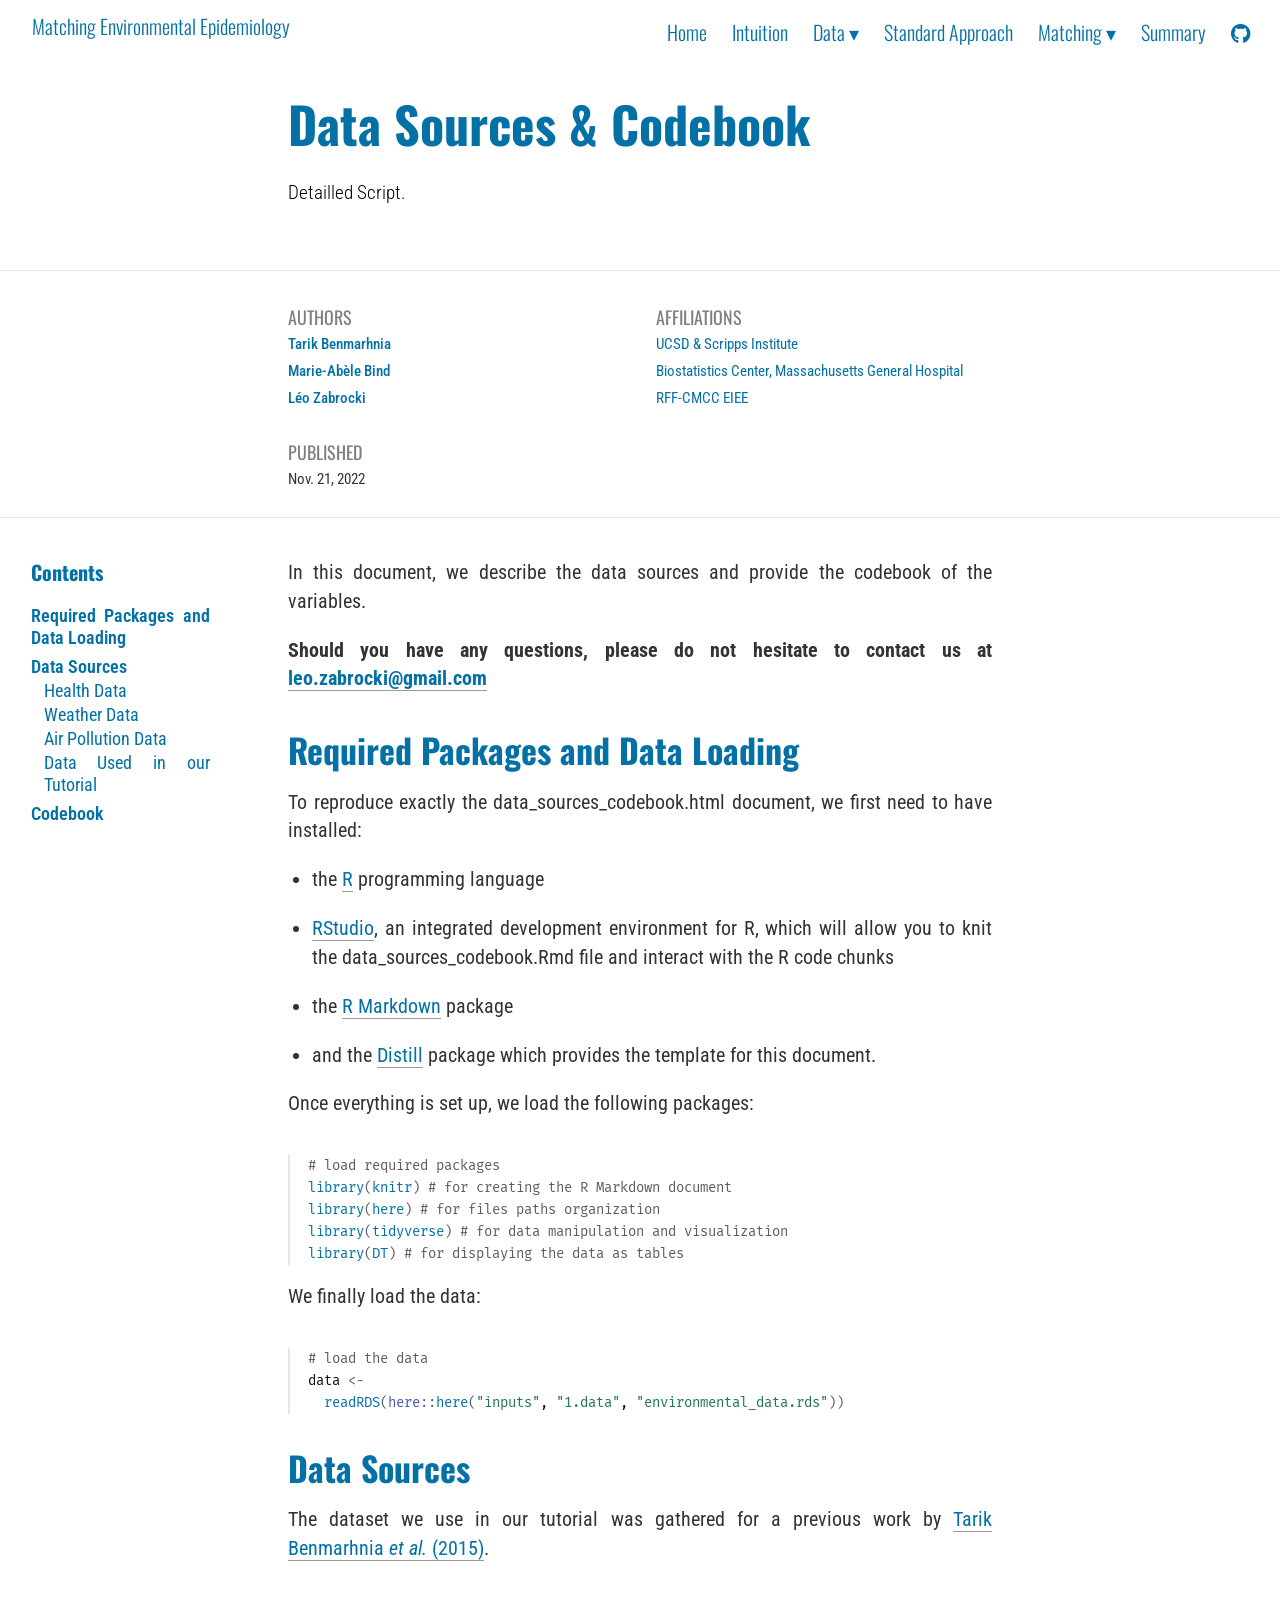
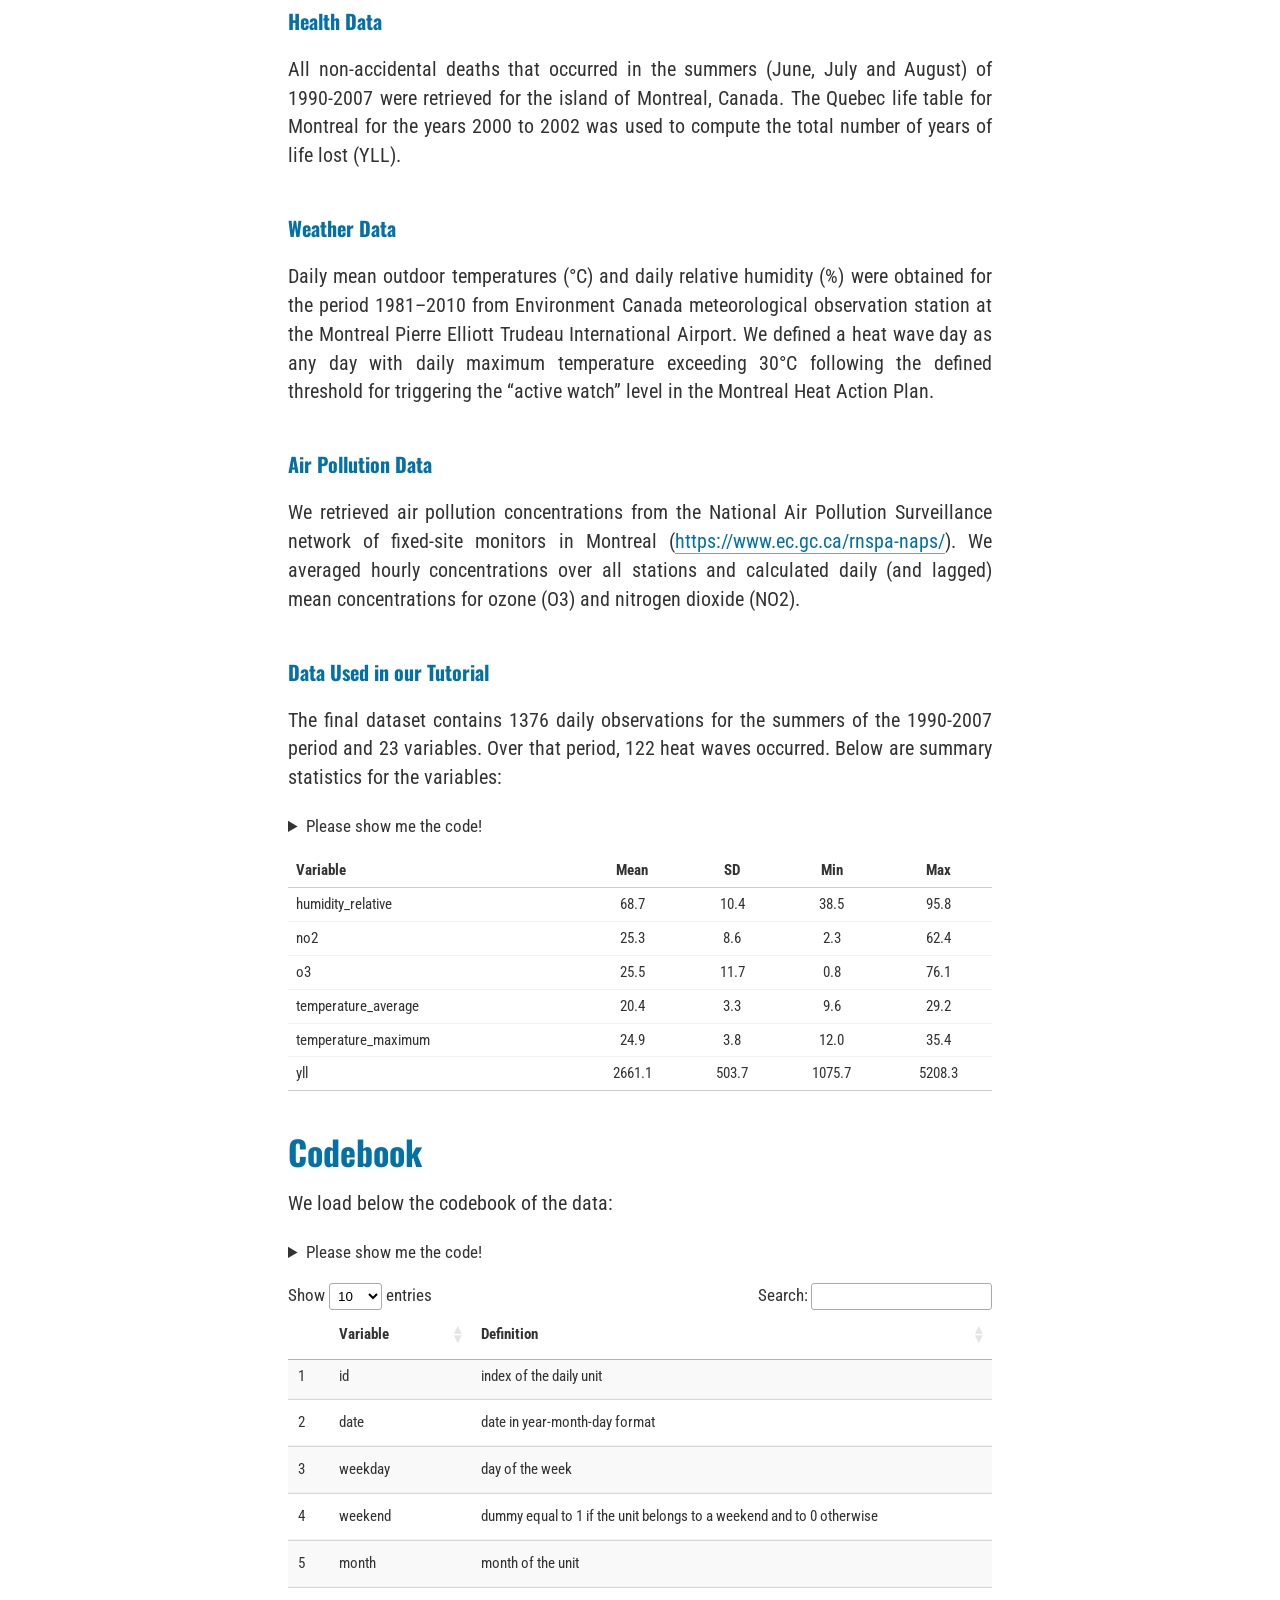
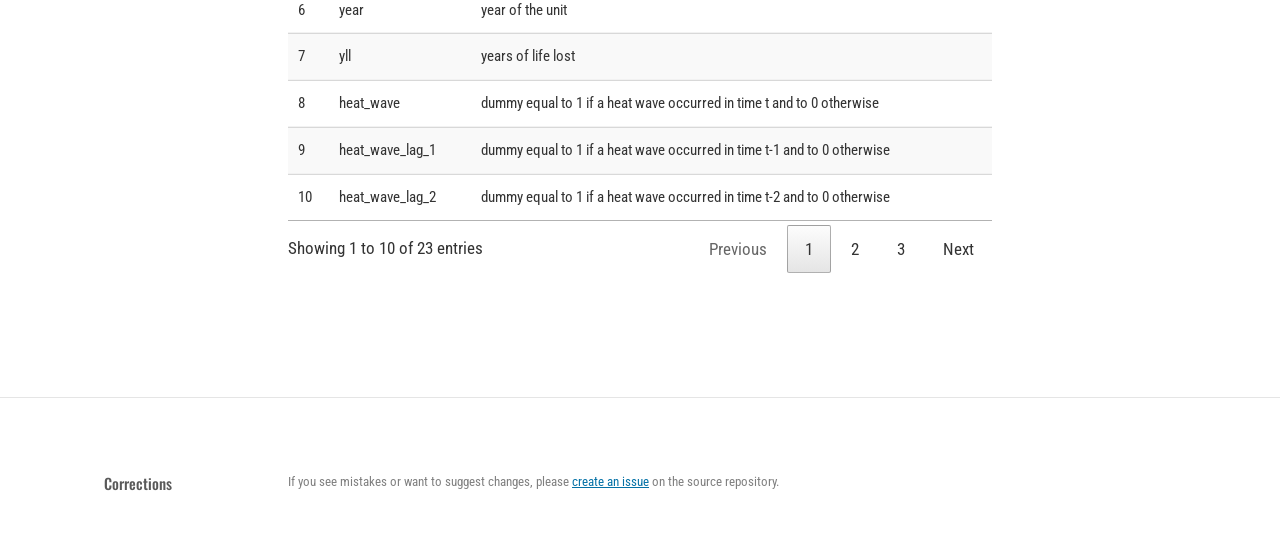
<file: docs/data_sources_codebook.html>
<!DOCTYPE html>

<html xmlns="http://www.w3.org/1999/xhtml" lang="" xml:lang="">

<head>
  <meta charset="utf-8"/>
  <meta name="viewport" content="width=device-width, initial-scale=1"/>
  <meta http-equiv="X-UA-Compatible" content="IE=Edge,chrome=1"/>
  <meta name="generator" content="distill" />

  <style type="text/css">
  /* Hide doc at startup (prevent jankiness while JS renders/transforms) */
  body {
    visibility: hidden;
  }
  </style>

 <!--radix_placeholder_import_source-->
 <!--/radix_placeholder_import_source-->

<style type="text/css">code{white-space: pre;}</style>
<style type="text/css" data-origin="pandoc">
pre > code.sourceCode { white-space: pre; position: relative; }
pre > code.sourceCode > span { display: inline-block; line-height: 1.25; }
pre > code.sourceCode > span:empty { height: 1.2em; }
.sourceCode { overflow: visible; }
code.sourceCode > span { color: inherit; text-decoration: inherit; }
div.sourceCode { margin: 1em 0; }
pre.sourceCode { margin: 0; }
@media screen {
div.sourceCode { overflow: auto; }
}
@media print {
pre > code.sourceCode { white-space: pre-wrap; }
pre > code.sourceCode > span { text-indent: -5em; padding-left: 5em; }
}
pre.numberSource code
  { counter-reset: source-line 0; }
pre.numberSource code > span
  { position: relative; left: -4em; counter-increment: source-line; }
pre.numberSource code > span > a:first-child::before
  { content: counter(source-line);
    position: relative; left: -1em; text-align: right; vertical-align: baseline;
    border: none; display: inline-block;
    -webkit-touch-callout: none; -webkit-user-select: none;
    -khtml-user-select: none; -moz-user-select: none;
    -ms-user-select: none; user-select: none;
    padding: 0 4px; width: 4em;
    color: #aaaaaa;
  }
pre.numberSource { margin-left: 3em; border-left: 1px solid #aaaaaa;  padding-left: 4px; }
div.sourceCode
  { color: #00769e; background-color: #f1f3f5; }
@media screen {
pre > code.sourceCode > span > a:first-child::before { text-decoration: underline; }
}
code span { color: #00769e; } /* Normal */
code span.al { color: #ad0000; } /* Alert */
code span.an { color: #5e5e5e; } /* Annotation */
code span.at { color: #657422; } /* Attribute */
code span.bn { color: #ad0000; } /* BaseN */
code span.bu { } /* BuiltIn */
code span.cf { color: #00769e; } /* ControlFlow */
code span.ch { color: #20794d; } /* Char */
code span.cn { color: #8f5902; } /* Constant */
code span.co { color: #5e5e5e; } /* Comment */
code span.cv { color: #5e5e5e; font-style: italic; } /* CommentVar */
code span.do { color: #5e5e5e; font-style: italic; } /* Documentation */
code span.dt { color: #ad0000; } /* DataType */
code span.dv { color: #ad0000; } /* DecVal */
code span.er { color: #ad0000; } /* Error */
code span.ex { } /* Extension */
code span.fl { color: #ad0000; } /* Float */
code span.fu { color: #4758ab; } /* Function */
code span.im { } /* Import */
code span.in { color: #5e5e5e; } /* Information */
code span.kw { color: #00769e; } /* Keyword */
code span.op { color: #5e5e5e; } /* Operator */
code span.ot { color: #00769e; } /* Other */
code span.pp { color: #ad0000; } /* Preprocessor */
code span.sc { color: #5e5e5e; } /* SpecialChar */
code span.ss { color: #20794d; } /* SpecialString */
code span.st { color: #20794d; } /* String */
code span.va { color: #111111; } /* Variable */
code span.vs { color: #20794d; } /* VerbatimString */
code span.wa { color: #5e5e5e; font-style: italic; } /* Warning */
</style>


  <!--radix_placeholder_meta_tags-->
  <title>Matching Environmental Epidemiology: Data Sources &amp; Codebook</title>

  <meta property="description" itemprop="description" content="Detailled Script."/>


  <!--  https://schema.org/Article -->
  <meta property="article:published" itemprop="datePublished" content="2022-11-22"/>
  <meta property="article:created" itemprop="dateCreated" content="2022-11-22"/>
  <meta name="article:author" content="Tarik Benmarhnia"/>
  <meta name="article:author" content="Marie-Abèle Bind"/>
  <meta name="article:author" content="Léo Zabrocki"/>

  <!--  https://developers.facebook.com/docs/sharing/webmasters#markup -->
  <meta property="og:title" content="Matching Environmental Epidemiology: Data Sources &amp; Codebook"/>
  <meta property="og:type" content="article"/>
  <meta property="og:description" content="Detailled Script."/>
  <meta property="og:locale" content="en_US"/>
  <meta property="og:site_name" content="Matching Environmental Epidemiology"/>

  <!--  https://dev.twitter.com/cards/types/summary -->
  <meta property="twitter:card" content="summary"/>
  <meta property="twitter:title" content="Matching Environmental Epidemiology: Data Sources &amp; Codebook"/>
  <meta property="twitter:description" content="Detailled Script."/>

  <!--/radix_placeholder_meta_tags-->
  <!--radix_placeholder_rmarkdown_metadata-->

  <script type="text/json" id="radix-rmarkdown-metadata">
  {"type":"list","attributes":{"names":{"type":"character","attributes":{},"value":["title","description","author","date","output","editor_options"]}},"value":[{"type":"character","attributes":{},"value":["Data Sources & Codebook"]},{"type":"character","attributes":{},"value":["Detailled Script.\n"]},{"type":"list","attributes":{},"value":[{"type":"list","attributes":{"names":{"type":"character","attributes":{},"value":["name","url","affiliation","affiliation_url"]}},"value":[{"type":"character","attributes":{},"value":["Tarik Benmarhnia"]},{"type":"character","attributes":{},"value":["https://profiles.ucsd.edu/tarik.benmarhnia"]},{"type":"character","attributes":{},"value":["UCSD & Scripps Institute"]},{"type":"character","attributes":{},"value":["https://benmarhniaresearch.ucsd.edu/"]}]},{"type":"list","attributes":{"names":{"type":"character","attributes":{},"value":["name","url","affiliation","affiliation_url"]}},"value":[{"type":"character","attributes":{},"value":["Marie-Abèle Bind"]},{"type":"character","attributes":{},"value":["https://scholar.harvard.edu/marie-abele"]},{"type":"character","attributes":{},"value":["Biostatistics Center, Massachusetts General Hospital"]},{"type":"character","attributes":{},"value":["https://biostatistics.massgeneral.org/faculty/marie-abele-bind-phd/"]}]},{"type":"list","attributes":{"names":{"type":"character","attributes":{},"value":["name","url","affiliation","affiliation_url"]}},"value":[{"type":"character","attributes":{},"value":["Léo Zabrocki"]},{"type":"character","attributes":{},"value":["https://lzabrocki.github.io/"]},{"type":"character","attributes":{},"value":["RFF-CMCC EIEE"]},{"type":"character","attributes":{},"value":["https://www.eiee.org/"]}]}]},{"type":"character","attributes":{},"value":["2022-11-22"]},{"type":"list","attributes":{"names":{"type":"character","attributes":{},"value":["distill::distill_article"]}},"value":[{"type":"list","attributes":{"names":{"type":"character","attributes":{},"value":["toc","toc_depth"]}},"value":[{"type":"logical","attributes":{},"value":[true]},{"type":"integer","attributes":{},"value":[3]}]}]},{"type":"list","attributes":{"names":{"type":"character","attributes":{},"value":["chunk_output_type"]}},"value":[{"type":"character","attributes":{},"value":["console"]}]}]}
  </script>
  <!--/radix_placeholder_rmarkdown_metadata-->
  <!--radix_placeholder_navigation_in_header-->
  <meta name="distill:offset" content=""/>

  <script type="application/javascript">

    window.headroom_prevent_pin = false;

    window.document.addEventListener("DOMContentLoaded", function (event) {

      // initialize headroom for banner
      var header = $('header').get(0);
      var headerHeight = header.offsetHeight;
      var headroom = new Headroom(header, {
        tolerance: 5,
        onPin : function() {
          if (window.headroom_prevent_pin) {
            window.headroom_prevent_pin = false;
            headroom.unpin();
          }
        }
      });
      headroom.init();
      if(window.location.hash)
        headroom.unpin();
      $(header).addClass('headroom--transition');

      // offset scroll location for banner on hash change
      // (see: https://github.com/WickyNilliams/headroom.js/issues/38)
      window.addEventListener("hashchange", function(event) {
        window.scrollTo(0, window.pageYOffset - (headerHeight + 25));
      });

      // responsive menu
      $('.distill-site-header').each(function(i, val) {
        var topnav = $(this);
        var toggle = topnav.find('.nav-toggle');
        toggle.on('click', function() {
          topnav.toggleClass('responsive');
        });
      });

      // nav dropdowns
      $('.nav-dropbtn').click(function(e) {
        $(this).next('.nav-dropdown-content').toggleClass('nav-dropdown-active');
        $(this).parent().siblings('.nav-dropdown')
           .children('.nav-dropdown-content').removeClass('nav-dropdown-active');
      });
      $("body").click(function(e){
        $('.nav-dropdown-content').removeClass('nav-dropdown-active');
      });
      $(".nav-dropdown").click(function(e){
        e.stopPropagation();
      });
    });
  </script>

  <style type="text/css">

  /* Theme (user-documented overrideables for nav appearance) */

  .distill-site-nav {
    color: rgba(255, 255, 255, 0.8);
    background-color: #0F2E3D;
    font-size: 15px;
    font-weight: 300;
  }

  .distill-site-nav a {
    color: inherit;
    text-decoration: none;
  }

  .distill-site-nav a:hover {
    color: white;
  }

  @media print {
    .distill-site-nav {
      display: none;
    }
  }

  .distill-site-header {

  }

  .distill-site-footer {

  }


  /* Site Header */

  .distill-site-header {
    width: 100%;
    box-sizing: border-box;
    z-index: 3;
  }

  .distill-site-header .nav-left {
    display: inline-block;
    margin-left: 8px;
  }

  @media screen and (max-width: 768px) {
    .distill-site-header .nav-left {
      margin-left: 0;
    }
  }


  .distill-site-header .nav-right {
    float: right;
    margin-right: 8px;
  }

  .distill-site-header a,
  .distill-site-header .title {
    display: inline-block;
    text-align: center;
    padding: 14px 10px 14px 10px;
  }

  .distill-site-header .title {
    font-size: 18px;
    min-width: 150px;
  }

  .distill-site-header .logo {
    padding: 0;
  }

  .distill-site-header .logo img {
    display: none;
    max-height: 20px;
    width: auto;
    margin-bottom: -4px;
  }

  .distill-site-header .nav-image img {
    max-height: 18px;
    width: auto;
    display: inline-block;
    margin-bottom: -3px;
  }



  @media screen and (min-width: 1000px) {
    .distill-site-header .logo img {
      display: inline-block;
    }
    .distill-site-header .nav-left {
      margin-left: 20px;
    }
    .distill-site-header .nav-right {
      margin-right: 20px;
    }
    .distill-site-header .title {
      padding-left: 12px;
    }
  }


  .distill-site-header .nav-toggle {
    display: none;
  }

  .nav-dropdown {
    display: inline-block;
    position: relative;
  }

  .nav-dropdown .nav-dropbtn {
    border: none;
    outline: none;
    color: rgba(255, 255, 255, 0.8);
    padding: 16px 10px;
    background-color: transparent;
    font-family: inherit;
    font-size: inherit;
    font-weight: inherit;
    margin: 0;
    margin-top: 1px;
    z-index: 2;
  }

  .nav-dropdown-content {
    display: none;
    position: absolute;
    background-color: white;
    min-width: 200px;
    border: 1px solid rgba(0,0,0,0.15);
    border-radius: 4px;
    box-shadow: 0px 8px 16px 0px rgba(0,0,0,0.1);
    z-index: 1;
    margin-top: 2px;
    white-space: nowrap;
    padding-top: 4px;
    padding-bottom: 4px;
  }

  .nav-dropdown-content hr {
    margin-top: 4px;
    margin-bottom: 4px;
    border: none;
    border-bottom: 1px solid rgba(0, 0, 0, 0.1);
  }

  .nav-dropdown-active {
    display: block;
  }

  .nav-dropdown-content a, .nav-dropdown-content .nav-dropdown-header {
    color: black;
    padding: 6px 24px;
    text-decoration: none;
    display: block;
    text-align: left;
  }

  .nav-dropdown-content .nav-dropdown-header {
    display: block;
    padding: 5px 24px;
    padding-bottom: 0;
    text-transform: uppercase;
    font-size: 14px;
    color: #999999;
    white-space: nowrap;
  }

  .nav-dropdown:hover .nav-dropbtn {
    color: white;
  }

  .nav-dropdown-content a:hover {
    background-color: #ddd;
    color: black;
  }

  .nav-right .nav-dropdown-content {
    margin-left: -45%;
    right: 0;
  }

  @media screen and (max-width: 768px) {
    .distill-site-header a, .distill-site-header .nav-dropdown  {display: none;}
    .distill-site-header a.nav-toggle {
      float: right;
      display: block;
    }
    .distill-site-header .title {
      margin-left: 0;
    }
    .distill-site-header .nav-right {
      margin-right: 0;
    }
    .distill-site-header {
      overflow: hidden;
    }
    .nav-right .nav-dropdown-content {
      margin-left: 0;
    }
  }


  @media screen and (max-width: 768px) {
    .distill-site-header.responsive {position: relative; min-height: 500px; }
    .distill-site-header.responsive a.nav-toggle {
      position: absolute;
      right: 0;
      top: 0;
    }
    .distill-site-header.responsive a,
    .distill-site-header.responsive .nav-dropdown {
      display: block;
      text-align: left;
    }
    .distill-site-header.responsive .nav-left,
    .distill-site-header.responsive .nav-right {
      width: 100%;
    }
    .distill-site-header.responsive .nav-dropdown {float: none;}
    .distill-site-header.responsive .nav-dropdown-content {position: relative;}
    .distill-site-header.responsive .nav-dropdown .nav-dropbtn {
      display: block;
      width: 100%;
      text-align: left;
    }
  }

  /* Site Footer */

  .distill-site-footer {
    width: 100%;
    overflow: hidden;
    box-sizing: border-box;
    z-index: 3;
    margin-top: 30px;
    padding-top: 30px;
    padding-bottom: 30px;
    text-align: center;
  }

  /* Headroom */

  d-title {
    padding-top: 6rem;
  }

  @media print {
    d-title {
      padding-top: 4rem;
    }
  }

  .headroom {
    z-index: 1000;
    position: fixed;
    top: 0;
    left: 0;
    right: 0;
  }

  .headroom--transition {
    transition: all .4s ease-in-out;
  }

  .headroom--unpinned {
    top: -100px;
  }

  .headroom--pinned {
    top: 0;
  }

  /* adjust viewport for navbar height */
  /* helps vertically center bootstrap (non-distill) content */
  .min-vh-100 {
    min-height: calc(100vh - 100px) !important;
  }

  </style>

  <script src="site_libs/jquery-3.6.0/jquery-3.6.0.min.js"></script>
  <link href="site_libs/font-awesome-5.1.0/css/all.css" rel="stylesheet"/>
  <link href="site_libs/font-awesome-5.1.0/css/v4-shims.css" rel="stylesheet"/>
  <script src="site_libs/headroom-0.9.4/headroom.min.js"></script>
  <!--/radix_placeholder_navigation_in_header-->
  <!--radix_placeholder_distill-->

  <style type="text/css">

  body {
    background-color: white;
  }

  .pandoc-table {
    width: 100%;
  }

  .pandoc-table>caption {
    margin-bottom: 10px;
  }

  .pandoc-table th:not([align]) {
    text-align: left;
  }

  .pagedtable-footer {
    font-size: 15px;
  }

  d-byline .byline {
    grid-template-columns: 2fr 2fr;
  }

  d-byline .byline h3 {
    margin-block-start: 1.5em;
  }

  d-byline .byline .authors-affiliations h3 {
    margin-block-start: 0.5em;
  }

  .authors-affiliations .orcid-id {
    width: 16px;
    height:16px;
    margin-left: 4px;
    margin-right: 4px;
    vertical-align: middle;
    padding-bottom: 2px;
  }

  d-title .dt-tags {
    margin-top: 1em;
    grid-column: text;
  }

  .dt-tags .dt-tag {
    text-decoration: none;
    display: inline-block;
    color: rgba(0,0,0,0.6);
    padding: 0em 0.4em;
    margin-right: 0.5em;
    margin-bottom: 0.4em;
    font-size: 70%;
    border: 1px solid rgba(0,0,0,0.2);
    border-radius: 3px;
    text-transform: uppercase;
    font-weight: 500;
  }

  d-article table.gt_table td,
  d-article table.gt_table th {
    border-bottom: none;
    font-size: 100%;
  }

  .html-widget {
    margin-bottom: 2.0em;
  }

  .l-screen-inset {
    padding-right: 16px;
  }

  .l-screen .caption {
    margin-left: 10px;
  }

  .shaded {
    background: rgb(247, 247, 247);
    padding-top: 20px;
    padding-bottom: 20px;
    border-top: 1px solid rgba(0, 0, 0, 0.1);
    border-bottom: 1px solid rgba(0, 0, 0, 0.1);
  }

  .shaded .html-widget {
    margin-bottom: 0;
    border: 1px solid rgba(0, 0, 0, 0.1);
  }

  .shaded .shaded-content {
    background: white;
  }

  .text-output {
    margin-top: 0;
    line-height: 1.5em;
  }

  .hidden {
    display: none !important;
  }

  d-article {
    padding-top: 2.5rem;
    padding-bottom: 30px;
  }

  d-appendix {
    padding-top: 30px;
  }

  d-article>p>img {
    width: 100%;
  }

  d-article h2 {
    margin: 1rem 0 1.5rem 0;
  }

  d-article h3 {
    margin-top: 1.5rem;
  }

  d-article iframe {
    border: 1px solid rgba(0, 0, 0, 0.1);
    margin-bottom: 2.0em;
    width: 100%;
  }

  /* Tweak code blocks */

  d-article div.sourceCode code,
  d-article pre code {
    font-family: Consolas, Monaco, 'Andale Mono', 'Ubuntu Mono', monospace;
  }

  d-article pre,
  d-article div.sourceCode,
  d-article div.sourceCode pre {
    overflow: auto;
  }

  d-article div.sourceCode {
    background-color: white;
  }

  d-article div.sourceCode pre {
    padding-left: 10px;
    font-size: 12px;
    border-left: 2px solid rgba(0,0,0,0.1);
  }

  d-article pre {
    font-size: 12px;
    color: black;
    background: none;
    margin-top: 0;
    text-align: left;
    white-space: pre;
    word-spacing: normal;
    word-break: normal;
    word-wrap: normal;
    line-height: 1.5;

    -moz-tab-size: 4;
    -o-tab-size: 4;
    tab-size: 4;

    -webkit-hyphens: none;
    -moz-hyphens: none;
    -ms-hyphens: none;
    hyphens: none;
  }

  d-article pre a {
    border-bottom: none;
  }

  d-article pre a:hover {
    border-bottom: none;
    text-decoration: underline;
  }

  d-article details {
    grid-column: text;
    margin-bottom: 0.8em;
  }

  @media(min-width: 768px) {

  d-article pre,
  d-article div.sourceCode,
  d-article div.sourceCode pre {
    overflow: visible !important;
  }

  d-article div.sourceCode pre {
    padding-left: 18px;
    font-size: 14px;
  }

  d-article pre {
    font-size: 14px;
  }

  }

  figure img.external {
    background: white;
    border: 1px solid rgba(0, 0, 0, 0.1);
    box-shadow: 0 1px 8px rgba(0, 0, 0, 0.1);
    padding: 18px;
    box-sizing: border-box;
  }

  /* CSS for d-contents */

  .d-contents {
    grid-column: text;
    color: rgba(0,0,0,0.8);
    font-size: 0.9em;
    padding-bottom: 1em;
    margin-bottom: 1em;
    padding-bottom: 0.5em;
    margin-bottom: 1em;
    padding-left: 0.25em;
    justify-self: start;
  }

  @media(min-width: 1000px) {
    .d-contents.d-contents-float {
      height: 0;
      grid-column-start: 1;
      grid-column-end: 4;
      justify-self: center;
      padding-right: 3em;
      padding-left: 2em;
    }
  }

  .d-contents nav h3 {
    font-size: 18px;
    margin-top: 0;
    margin-bottom: 1em;
  }

  .d-contents li {
    list-style-type: none
  }

  .d-contents nav > ul {
    padding-left: 0;
  }

  .d-contents ul {
    padding-left: 1em
  }

  .d-contents nav ul li {
    margin-top: 0.6em;
    margin-bottom: 0.2em;
  }

  .d-contents nav a {
    font-size: 13px;
    border-bottom: none;
    text-decoration: none
    color: rgba(0, 0, 0, 0.8);
  }

  .d-contents nav a:hover {
    text-decoration: underline solid rgba(0, 0, 0, 0.6)
  }

  .d-contents nav > ul > li > a {
    font-weight: 600;
  }

  .d-contents nav > ul > li > ul {
    font-weight: inherit;
  }

  .d-contents nav > ul > li > ul > li {
    margin-top: 0.2em;
  }


  .d-contents nav ul {
    margin-top: 0;
    margin-bottom: 0.25em;
  }

  .d-article-with-toc h2:nth-child(2) {
    margin-top: 0;
  }


  /* Figure */

  .figure {
    position: relative;
    margin-bottom: 2.5em;
    margin-top: 1.5em;
  }

  .figure .caption {
    color: rgba(0, 0, 0, 0.6);
    font-size: 12px;
    line-height: 1.5em;
  }

  .figure img.external {
    background: white;
    border: 1px solid rgba(0, 0, 0, 0.1);
    box-shadow: 0 1px 8px rgba(0, 0, 0, 0.1);
    padding: 18px;
    box-sizing: border-box;
  }

  .figure .caption a {
    color: rgba(0, 0, 0, 0.6);
  }

  .figure .caption b,
  .figure .caption strong, {
    font-weight: 600;
    color: rgba(0, 0, 0, 1.0);
  }

  /* Citations */

  d-article .citation {
    color: inherit;
    cursor: inherit;
  }

  div.hanging-indent{
    margin-left: 1em; text-indent: -1em;
  }

  /* Citation hover box */

  .tippy-box[data-theme~=light-border] {
    background-color: rgba(250, 250, 250, 0.95);
  }

  .tippy-content > p {
    margin-bottom: 0;
    padding: 2px;
  }


  /* Tweak 1000px media break to show more text */

  @media(min-width: 1000px) {
    .base-grid,
    distill-header,
    d-title,
    d-abstract,
    d-article,
    d-appendix,
    distill-appendix,
    d-byline,
    d-footnote-list,
    d-citation-list,
    distill-footer {
      grid-template-columns: [screen-start] 1fr [page-start kicker-start] 80px [middle-start] 50px [text-start kicker-end] 65px 65px 65px 65px 65px 65px 65px 65px [text-end gutter-start] 65px [middle-end] 65px [page-end gutter-end] 1fr [screen-end];
      grid-column-gap: 16px;
    }

    .grid {
      grid-column-gap: 16px;
    }

    d-article {
      font-size: 1.06rem;
      line-height: 1.7em;
    }
    figure .caption, .figure .caption, figure figcaption {
      font-size: 13px;
    }
  }

  @media(min-width: 1180px) {
    .base-grid,
    distill-header,
    d-title,
    d-abstract,
    d-article,
    d-appendix,
    distill-appendix,
    d-byline,
    d-footnote-list,
    d-citation-list,
    distill-footer {
      grid-template-columns: [screen-start] 1fr [page-start kicker-start] 60px [middle-start] 60px [text-start kicker-end] 60px 60px 60px 60px 60px 60px 60px 60px [text-end gutter-start] 60px [middle-end] 60px [page-end gutter-end] 1fr [screen-end];
      grid-column-gap: 32px;
    }

    .grid {
      grid-column-gap: 32px;
    }
  }


  /* Get the citation styles for the appendix (not auto-injected on render since
     we do our own rendering of the citation appendix) */

  d-appendix .citation-appendix,
  .d-appendix .citation-appendix {
    font-size: 11px;
    line-height: 15px;
    border-left: 1px solid rgba(0, 0, 0, 0.1);
    padding-left: 18px;
    border: 1px solid rgba(0,0,0,0.1);
    background: rgba(0, 0, 0, 0.02);
    padding: 10px 18px;
    border-radius: 3px;
    color: rgba(150, 150, 150, 1);
    overflow: hidden;
    margin-top: -12px;
    white-space: pre-wrap;
    word-wrap: break-word;
  }

  /* Include appendix styles here so they can be overridden */

  d-appendix {
    contain: layout style;
    font-size: 0.8em;
    line-height: 1.7em;
    margin-top: 60px;
    margin-bottom: 0;
    border-top: 1px solid rgba(0, 0, 0, 0.1);
    color: rgba(0,0,0,0.5);
    padding-top: 60px;
    padding-bottom: 48px;
  }

  d-appendix h3 {
    grid-column: page-start / text-start;
    font-size: 15px;
    font-weight: 500;
    margin-top: 1em;
    margin-bottom: 0;
    color: rgba(0,0,0,0.65);
  }

  d-appendix h3 + * {
    margin-top: 1em;
  }

  d-appendix ol {
    padding: 0 0 0 15px;
  }

  @media (min-width: 768px) {
    d-appendix ol {
      padding: 0 0 0 30px;
      margin-left: -30px;
    }
  }

  d-appendix li {
    margin-bottom: 1em;
  }

  d-appendix a {
    color: rgba(0, 0, 0, 0.6);
  }

  d-appendix > * {
    grid-column: text;
  }

  d-appendix > d-footnote-list,
  d-appendix > d-citation-list,
  d-appendix > distill-appendix {
    grid-column: screen;
  }

  /* Include footnote styles here so they can be overridden */

  d-footnote-list {
    contain: layout style;
  }

  d-footnote-list > * {
    grid-column: text;
  }

  d-footnote-list a.footnote-backlink {
    color: rgba(0,0,0,0.3);
    padding-left: 0.5em;
  }



  /* Anchor.js */

  .anchorjs-link {
    /*transition: all .25s linear; */
    text-decoration: none;
    border-bottom: none;
  }
  *:hover > .anchorjs-link {
    margin-left: -1.125em !important;
    text-decoration: none;
    border-bottom: none;
  }

  /* Social footer */

  .social_footer {
    margin-top: 30px;
    margin-bottom: 0;
    color: rgba(0,0,0,0.67);
  }

  .disqus-comments {
    margin-right: 30px;
  }

  .disqus-comment-count {
    border-bottom: 1px solid rgba(0, 0, 0, 0.4);
    cursor: pointer;
  }

  #disqus_thread {
    margin-top: 30px;
  }

  .article-sharing a {
    border-bottom: none;
    margin-right: 8px;
  }

  .article-sharing a:hover {
    border-bottom: none;
  }

  .sidebar-section.subscribe {
    font-size: 12px;
    line-height: 1.6em;
  }

  .subscribe p {
    margin-bottom: 0.5em;
  }


  .article-footer .subscribe {
    font-size: 15px;
    margin-top: 45px;
  }


  .sidebar-section.custom {
    font-size: 12px;
    line-height: 1.6em;
  }

  .custom p {
    margin-bottom: 0.5em;
  }

  /* Styles for listing layout (hide title) */
  .layout-listing d-title, .layout-listing .d-title {
    display: none;
  }

  /* Styles for posts lists (not auto-injected) */


  .posts-with-sidebar {
    padding-left: 45px;
    padding-right: 45px;
  }

  .posts-list .description h2,
  .posts-list .description p {
    font-family: -apple-system, BlinkMacSystemFont, "Segoe UI", Roboto, Oxygen, Ubuntu, Cantarell, "Fira Sans", "Droid Sans", "Helvetica Neue", Arial, sans-serif;
  }

  .posts-list .description h2 {
    font-weight: 700;
    border-bottom: none;
    padding-bottom: 0;
  }

  .posts-list h2.post-tag {
    border-bottom: 1px solid rgba(0, 0, 0, 0.2);
    padding-bottom: 12px;
  }
  .posts-list {
    margin-top: 60px;
    margin-bottom: 24px;
  }

  .posts-list .post-preview {
    text-decoration: none;
    overflow: hidden;
    display: block;
    border-bottom: 1px solid rgba(0, 0, 0, 0.1);
    padding: 24px 0;
  }

  .post-preview-last {
    border-bottom: none !important;
  }

  .posts-list .posts-list-caption {
    grid-column: screen;
    font-weight: 400;
  }

  .posts-list .post-preview h2 {
    margin: 0 0 6px 0;
    line-height: 1.2em;
    font-style: normal;
    font-size: 24px;
  }

  .posts-list .post-preview p {
    margin: 0 0 12px 0;
    line-height: 1.4em;
    font-size: 16px;
  }

  .posts-list .post-preview .thumbnail {
    box-sizing: border-box;
    margin-bottom: 24px;
    position: relative;
    max-width: 500px;
  }
  .posts-list .post-preview img {
    width: 100%;
    display: block;
  }

  .posts-list .metadata {
    font-size: 12px;
    line-height: 1.4em;
    margin-bottom: 18px;
  }

  .posts-list .metadata > * {
    display: inline-block;
  }

  .posts-list .metadata .publishedDate {
    margin-right: 2em;
  }

  .posts-list .metadata .dt-authors {
    display: block;
    margin-top: 0.3em;
    margin-right: 2em;
  }

  .posts-list .dt-tags {
    display: block;
    line-height: 1em;
  }

  .posts-list .dt-tags .dt-tag {
    display: inline-block;
    color: rgba(0,0,0,0.6);
    padding: 0.3em 0.4em;
    margin-right: 0.2em;
    margin-bottom: 0.4em;
    font-size: 60%;
    border: 1px solid rgba(0,0,0,0.2);
    border-radius: 3px;
    text-transform: uppercase;
    font-weight: 500;
  }

  .posts-list img {
    opacity: 1;
  }

  .posts-list img[data-src] {
    opacity: 0;
  }

  .posts-more {
    clear: both;
  }


  .posts-sidebar {
    font-size: 16px;
  }

  .posts-sidebar h3 {
    font-size: 16px;
    margin-top: 0;
    margin-bottom: 0.5em;
    font-weight: 400;
    text-transform: uppercase;
  }

  .sidebar-section {
    margin-bottom: 30px;
  }

  .categories ul {
    list-style-type: none;
    margin: 0;
    padding: 0;
  }

  .categories li {
    color: rgba(0, 0, 0, 0.8);
    margin-bottom: 0;
  }

  .categories li>a {
    border-bottom: none;
  }

  .categories li>a:hover {
    border-bottom: 1px solid rgba(0, 0, 0, 0.4);
  }

  .categories .active {
    font-weight: 600;
  }

  .categories .category-count {
    color: rgba(0, 0, 0, 0.4);
  }


  @media(min-width: 768px) {
    .posts-list .post-preview h2 {
      font-size: 26px;
    }
    .posts-list .post-preview .thumbnail {
      float: right;
      width: 30%;
      margin-bottom: 0;
    }
    .posts-list .post-preview .description {
      float: left;
      width: 45%;
    }
    .posts-list .post-preview .metadata {
      float: left;
      width: 20%;
      margin-top: 8px;
    }
    .posts-list .post-preview p {
      margin: 0 0 12px 0;
      line-height: 1.5em;
      font-size: 16px;
    }
    .posts-with-sidebar .posts-list {
      float: left;
      width: 75%;
    }
    .posts-with-sidebar .posts-sidebar {
      float: right;
      width: 20%;
      margin-top: 60px;
      padding-top: 24px;
      padding-bottom: 24px;
    }
  }


  /* Improve display for browsers without grid (IE/Edge <= 15) */

  .downlevel {
    line-height: 1.6em;
    font-family: -apple-system, BlinkMacSystemFont, "Segoe UI", Roboto, Oxygen, Ubuntu, Cantarell, "Fira Sans", "Droid Sans", "Helvetica Neue", Arial, sans-serif;
    margin: 0;
  }

  .downlevel .d-title {
    padding-top: 6rem;
    padding-bottom: 1.5rem;
  }

  .downlevel .d-title h1 {
    font-size: 50px;
    font-weight: 700;
    line-height: 1.1em;
    margin: 0 0 0.5rem;
  }

  .downlevel .d-title p {
    font-weight: 300;
    font-size: 1.2rem;
    line-height: 1.55em;
    margin-top: 0;
  }

  .downlevel .d-byline {
    padding-top: 0.8em;
    padding-bottom: 0.8em;
    font-size: 0.8rem;
    line-height: 1.8em;
  }

  .downlevel .section-separator {
    border: none;
    border-top: 1px solid rgba(0, 0, 0, 0.1);
  }

  .downlevel .d-article {
    font-size: 1.06rem;
    line-height: 1.7em;
    padding-top: 1rem;
    padding-bottom: 2rem;
  }


  .downlevel .d-appendix {
    padding-left: 0;
    padding-right: 0;
    max-width: none;
    font-size: 0.8em;
    line-height: 1.7em;
    margin-bottom: 0;
    color: rgba(0,0,0,0.5);
    padding-top: 40px;
    padding-bottom: 48px;
  }

  .downlevel .footnotes ol {
    padding-left: 13px;
  }

  .downlevel .base-grid,
  .downlevel .distill-header,
  .downlevel .d-title,
  .downlevel .d-abstract,
  .downlevel .d-article,
  .downlevel .d-appendix,
  .downlevel .distill-appendix,
  .downlevel .d-byline,
  .downlevel .d-footnote-list,
  .downlevel .d-citation-list,
  .downlevel .distill-footer,
  .downlevel .appendix-bottom,
  .downlevel .posts-container {
    padding-left: 40px;
    padding-right: 40px;
  }

  @media(min-width: 768px) {
    .downlevel .base-grid,
    .downlevel .distill-header,
    .downlevel .d-title,
    .downlevel .d-abstract,
    .downlevel .d-article,
    .downlevel .d-appendix,
    .downlevel .distill-appendix,
    .downlevel .d-byline,
    .downlevel .d-footnote-list,
    .downlevel .d-citation-list,
    .downlevel .distill-footer,
    .downlevel .appendix-bottom,
    .downlevel .posts-container {
    padding-left: 150px;
    padding-right: 150px;
    max-width: 900px;
  }
  }

  .downlevel pre code {
    display: block;
    border-left: 2px solid rgba(0, 0, 0, .1);
    padding: 0 0 0 20px;
    font-size: 14px;
  }

  .downlevel code, .downlevel pre {
    color: black;
    background: none;
    font-family: Consolas, Monaco, 'Andale Mono', 'Ubuntu Mono', monospace;
    text-align: left;
    white-space: pre;
    word-spacing: normal;
    word-break: normal;
    word-wrap: normal;
    line-height: 1.5;

    -moz-tab-size: 4;
    -o-tab-size: 4;
    tab-size: 4;

    -webkit-hyphens: none;
    -moz-hyphens: none;
    -ms-hyphens: none;
    hyphens: none;
  }

  .downlevel .posts-list .post-preview {
    color: inherit;
  }



  </style>

  <script type="application/javascript">

  function is_downlevel_browser() {
    if (bowser.isUnsupportedBrowser({ msie: "12", msedge: "16"},
                                   window.navigator.userAgent)) {
      return true;
    } else {
      return window.load_distill_framework === undefined;
    }
  }

  // show body when load is complete
  function on_load_complete() {

    // add anchors
    if (window.anchors) {
      window.anchors.options.placement = 'left';
      window.anchors.add('d-article > h2, d-article > h3, d-article > h4, d-article > h5');
    }


    // set body to visible
    document.body.style.visibility = 'visible';

    // force redraw for leaflet widgets
    if (window.HTMLWidgets) {
      var maps = window.HTMLWidgets.findAll(".leaflet");
      $.each(maps, function(i, el) {
        var map = this.getMap();
        map.invalidateSize();
        map.eachLayer(function(layer) {
          if (layer instanceof L.TileLayer)
            layer.redraw();
        });
      });
    }

    // trigger 'shown' so htmlwidgets resize
    $('d-article').trigger('shown');
  }

  function init_distill() {

    init_common();

    // create front matter
    var front_matter = $('<d-front-matter></d-front-matter>');
    $('#distill-front-matter').wrap(front_matter);

    // create d-title
    $('.d-title').changeElementType('d-title');

    // create d-byline
    var byline = $('<d-byline></d-byline>');
    $('.d-byline').replaceWith(byline);

    // create d-article
    var article = $('<d-article></d-article>');
    $('.d-article').wrap(article).children().unwrap();

    // move posts container into article
    $('.posts-container').appendTo($('d-article'));

    // create d-appendix
    $('.d-appendix').changeElementType('d-appendix');

    // flag indicating that we have appendix items
    var appendix = $('.appendix-bottom').children('h3').length > 0;

    // replace footnotes with <d-footnote>
    $('.footnote-ref').each(function(i, val) {
      appendix = true;
      var href = $(this).attr('href');
      var id = href.replace('#', '');
      var fn = $('#' + id);
      var fn_p = $('#' + id + '>p');
      fn_p.find('.footnote-back').remove();
      var text = fn_p.html();
      var dtfn = $('<d-footnote></d-footnote>');
      dtfn.html(text);
      $(this).replaceWith(dtfn);
    });
    // remove footnotes
    $('.footnotes').remove();

    // move refs into #references-listing
    $('#references-listing').replaceWith($('#refs'));

    $('h1.appendix, h2.appendix').each(function(i, val) {
      $(this).changeElementType('h3');
    });
    $('h3.appendix').each(function(i, val) {
      var id = $(this).attr('id');
      $('.d-contents a[href="#' + id + '"]').parent().remove();
      appendix = true;
      $(this).nextUntil($('h1, h2, h3')).addBack().appendTo($('d-appendix'));
    });

    // show d-appendix if we have appendix content
    $("d-appendix").css('display', appendix ? 'grid' : 'none');

    // localize layout chunks to just output
    $('.layout-chunk').each(function(i, val) {

      // capture layout
      var layout = $(this).attr('data-layout');

      // apply layout to markdown level block elements
      var elements = $(this).children().not('details, div.sourceCode, pre, script');
      elements.each(function(i, el) {
        var layout_div = $('<div class="' + layout + '"></div>');
        if (layout_div.hasClass('shaded')) {
          var shaded_content = $('<div class="shaded-content"></div>');
          $(this).wrap(shaded_content);
          $(this).parent().wrap(layout_div);
        } else {
          $(this).wrap(layout_div);
        }
      });


      // unwrap the layout-chunk div
      $(this).children().unwrap();
    });

    // remove code block used to force  highlighting css
    $('.distill-force-highlighting-css').parent().remove();

    // remove empty line numbers inserted by pandoc when using a
    // custom syntax highlighting theme
    $('code.sourceCode a:empty').remove();

    // load distill framework
    load_distill_framework();

    // wait for window.distillRunlevel == 4 to do post processing
    function distill_post_process() {

      if (!window.distillRunlevel || window.distillRunlevel < 4)
        return;

      // hide author/affiliations entirely if we have no authors
      var front_matter = JSON.parse($("#distill-front-matter").html());
      var have_authors = front_matter.authors && front_matter.authors.length > 0;
      if (!have_authors)
        $('d-byline').addClass('hidden');

      // article with toc class
      $('.d-contents').parent().addClass('d-article-with-toc');

      // strip links that point to #
      $('.authors-affiliations').find('a[href="#"]').removeAttr('href');

      // add orcid ids
      $('.authors-affiliations').find('.author').each(function(i, el) {
        var orcid_id = front_matter.authors[i].orcidID;
        if (orcid_id) {
          var a = $('<a></a>');
          a.attr('href', 'https://orcid.org/' + orcid_id);
          var img = $('<img></img>');
          img.addClass('orcid-id');
          img.attr('alt', 'ORCID ID');
          img.attr('src','[data-uri]');
          a.append(img);
          $(this).append(a);
        }
      });

      // hide elements of author/affiliations grid that have no value
      function hide_byline_column(caption) {
        $('d-byline').find('h3:contains("' + caption + '")').parent().css('visibility', 'hidden');
      }

      // affiliations
      var have_affiliations = false;
      for (var i = 0; i<front_matter.authors.length; ++i) {
        var author = front_matter.authors[i];
        if (author.affiliation !== "&nbsp;") {
          have_affiliations = true;
          break;
        }
      }
      if (!have_affiliations)
        $('d-byline').find('h3:contains("Affiliations")').css('visibility', 'hidden');

      // published date
      if (!front_matter.publishedDate)
        hide_byline_column("Published");

      // document object identifier
      var doi = $('d-byline').find('h3:contains("DOI")');
      var doi_p = doi.next().empty();
      if (!front_matter.doi) {
        // if we have a citation and valid citationText then link to that
        if ($('#citation').length > 0 && front_matter.citationText) {
          doi.html('Citation');
          $('<a href="#citation"></a>')
            .text(front_matter.citationText)
            .appendTo(doi_p);
        } else {
          hide_byline_column("DOI");
        }
      } else {
        $('<a></a>')
           .attr('href', "https://doi.org/" + front_matter.doi)
           .html(front_matter.doi)
           .appendTo(doi_p);
      }

       // change plural form of authors/affiliations
      if (front_matter.authors.length === 1) {
        var grid = $('.authors-affiliations');
        grid.children('h3:contains("Authors")').text('Author');
        grid.children('h3:contains("Affiliations")').text('Affiliation');
      }

      // remove d-appendix and d-footnote-list local styles
      $('d-appendix > style:first-child').remove();
      $('d-footnote-list > style:first-child').remove();

      // move appendix-bottom entries to the bottom
      $('.appendix-bottom').appendTo('d-appendix').children().unwrap();
      $('.appendix-bottom').remove();

      // hoverable references
      $('span.citation[data-cites]').each(function() {
        const citeChild = $(this).children()[0]
        // Do not process if @xyz has been used without escaping and without bibliography activated
        // https://github.com/rstudio/distill/issues/466
        if (citeChild === undefined) return true

        if (citeChild.nodeName == "D-FOOTNOTE") {
          var fn = citeChild
          $(this).html(fn.shadowRoot.querySelector("sup"))
          $(this).id = fn.id
          fn.remove()
        }
        var refs = $(this).attr('data-cites').split(" ");
        var refHtml = refs.map(function(ref) {
          // Could use CSS.escape too here, we insure backward compatibility in navigator
          return "<p>" + $('div[id="ref-' + ref + '"]').html() + "</p>";
        }).join("\n");
        window.tippy(this, {
          allowHTML: true,
          content: refHtml,
          maxWidth: 500,
          interactive: true,
          interactiveBorder: 10,
          theme: 'light-border',
          placement: 'bottom-start'
        });
      });

      // fix footnotes in tables (#411)
      // replacing broken distill.pub feature
      $('table d-footnote').each(function() {
        // we replace internal showAtNode methode which is triggered when hovering a footnote
        this.hoverBox.showAtNode = function(node) {
          // ported from https://github.com/distillpub/template/pull/105/files
          calcOffset = function(elem) {
              let x = elem.offsetLeft;
              let y = elem.offsetTop;
              // Traverse upwards until an `absolute` element is found or `elem`
              // becomes null.
              while (elem = elem.offsetParent && elem.style.position != 'absolute') {
                  x += elem.offsetLeft;
                  y += elem.offsetTop;
              }

              return { left: x, top: y };
          }
          // https://developer.mozilla.org/en-US/docs/Web/API/HTMLElement/offsetTop
          const bbox = node.getBoundingClientRect();
          const offset = calcOffset(node);
          this.show([offset.left + bbox.width, offset.top + bbox.height]);
        }
      })

      // clear polling timer
      clearInterval(tid);

      // show body now that everything is ready
      on_load_complete();
    }

    var tid = setInterval(distill_post_process, 50);
    distill_post_process();

  }

  function init_downlevel() {

    init_common();

     // insert hr after d-title
    $('.d-title').after($('<hr class="section-separator"/>'));

    // check if we have authors
    var front_matter = JSON.parse($("#distill-front-matter").html());
    var have_authors = front_matter.authors && front_matter.authors.length > 0;

    // manage byline/border
    if (!have_authors)
      $('.d-byline').remove();
    $('.d-byline').after($('<hr class="section-separator"/>'));
    $('.d-byline a').remove();

    // remove toc
    $('.d-contents').remove();

    // move appendix elements
    $('h1.appendix, h2.appendix').each(function(i, val) {
      $(this).changeElementType('h3');
    });
    $('h3.appendix').each(function(i, val) {
      $(this).nextUntil($('h1, h2, h3')).addBack().appendTo($('.d-appendix'));
    });


    // inject headers into references and footnotes
    var refs_header = $('<h3></h3>');
    refs_header.text('References');
    $('#refs').prepend(refs_header);

    var footnotes_header = $('<h3></h3');
    footnotes_header.text('Footnotes');
    $('.footnotes').children('hr').first().replaceWith(footnotes_header);

    // move appendix-bottom entries to the bottom
    $('.appendix-bottom').appendTo('.d-appendix').children().unwrap();
    $('.appendix-bottom').remove();

    // remove appendix if it's empty
    if ($('.d-appendix').children().length === 0)
      $('.d-appendix').remove();

    // prepend separator above appendix
    $('.d-appendix').before($('<hr class="section-separator" style="clear: both"/>'));

    // trim code
    $('pre>code').each(function(i, val) {
      $(this).html($.trim($(this).html()));
    });

    // move posts-container right before article
    $('.posts-container').insertBefore($('.d-article'));

    $('body').addClass('downlevel');

    on_load_complete();
  }


  function init_common() {

    // jquery plugin to change element types
    (function($) {
      $.fn.changeElementType = function(newType) {
        var attrs = {};

        $.each(this[0].attributes, function(idx, attr) {
          attrs[attr.nodeName] = attr.nodeValue;
        });

        this.replaceWith(function() {
          return $("<" + newType + "/>", attrs).append($(this).contents());
        });
      };
    })(jQuery);

    // prevent underline for linked images
    $('a > img').parent().css({'border-bottom' : 'none'});

    // mark non-body figures created by knitr chunks as 100% width
    $('.layout-chunk').each(function(i, val) {
      var figures = $(this).find('img, .html-widget');
      // ignore leaflet img layers (#106)
      figures = figures.filter(':not(img[class*="leaflet"])')
      if ($(this).attr('data-layout') !== "l-body") {
        figures.css('width', '100%');
      } else {
        figures.css('max-width', '100%');
        figures.filter("[width]").each(function(i, val) {
          var fig = $(this);
          fig.css('width', fig.attr('width') + 'px');
        });

      }
    });

    // auto-append index.html to post-preview links in file: protocol
    // and in rstudio ide preview
    $('.post-preview').each(function(i, val) {
      if (window.location.protocol === "file:")
        $(this).attr('href', $(this).attr('href') + "index.html");
    });

    // get rid of index.html references in header
    if (window.location.protocol !== "file:") {
      $('.distill-site-header a[href]').each(function(i,val) {
        $(this).attr('href', $(this).attr('href').replace(/^index[.]html/, "./"));
      });
    }

    // add class to pandoc style tables
    $('tr.header').parent('thead').parent('table').addClass('pandoc-table');
    $('.kable-table').children('table').addClass('pandoc-table');

    // add figcaption style to table captions
    $('caption').parent('table').addClass("figcaption");

    // initialize posts list
    if (window.init_posts_list)
      window.init_posts_list();

    // implmement disqus comment link
    $('.disqus-comment-count').click(function() {
      window.headroom_prevent_pin = true;
      $('#disqus_thread').toggleClass('hidden');
      if (!$('#disqus_thread').hasClass('hidden')) {
        var offset = $(this).offset();
        $(window).resize();
        $('html, body').animate({
          scrollTop: offset.top - 35
        });
      }
    });
  }

  document.addEventListener('DOMContentLoaded', function() {
    if (is_downlevel_browser())
      init_downlevel();
    else
      window.addEventListener('WebComponentsReady', init_distill);
  });

  </script>

  <style type="text/css">
  /* base variables */

  /* Edit the CSS properties in this file to create a custom
     Distill theme. Only edit values in the right column
     for each row; values shown are the CSS defaults.
     To return any property to the default,
     you may set its value to: unset
     All rows must end with a semi-colon.                      */

  /* Optional: embed custom fonts here with `@import`          */
  /* This must remain at the top of this file.                 */



  html {
    /*-- Main font sizes --*/
    --title-size:      50px;
    --body-size:       1.06rem;
    --code-size:       14px;
    --aside-size:      12px;
    --fig-cap-size:    13px;
    /*-- Main font colors --*/
    --title-color:     #000000;
    --header-color:    rgba(0, 0, 0, 0.8);
    --body-color:      rgba(0, 0, 0, 0.8);
    --aside-color:     rgba(0, 0, 0, 0.6);
    --fig-cap-color:   rgba(0, 0, 0, 0.6);
    /*-- Specify custom fonts ~~~ must be imported above   --*/
    --heading-font:    sans-serif;
    --mono-font:       monospace;
    --body-font:       sans-serif;
    --navbar-font:     sans-serif;  /* websites + blogs only */
  }

  /*-- ARTICLE METADATA --*/
  d-byline {
    --heading-size:    0.6rem;
    --heading-color:   rgba(0, 0, 0, 0.5);
    --body-size:       0.8rem;
    --body-color:      rgba(0, 0, 0, 0.8);
  }

  /*-- ARTICLE TABLE OF CONTENTS --*/
  .d-contents {
    --heading-size:    18px;
    --contents-size:   13px;
  }

  /*-- ARTICLE APPENDIX --*/
  d-appendix {
    --heading-size:    15px;
    --heading-color:   rgba(0, 0, 0, 0.65);
    --text-size:       0.8em;
    --text-color:      rgba(0, 0, 0, 0.5);
  }

  /*-- WEBSITE HEADER + FOOTER --*/
  /* These properties only apply to Distill sites and blogs  */

  .distill-site-header {
    --title-size:       18px;
    --text-color:       rgba(255, 255, 255, 0.8);
    --text-size:        15px;
    --hover-color:      white;
    --bkgd-color:       #0F2E3D;
  }

  .distill-site-footer {
    --text-color:       rgba(255, 255, 255, 0.8);
    --text-size:        15px;
    --hover-color:      white;
    --bkgd-color:       #0F2E3D;
  }

  /*-- Additional custom styles --*/
  /* Add any additional CSS rules below                      */
  </style>
  <style type="text/css">/* base variables */

  /* Edit the CSS properties in this file to create a custom
     Distill theme. Only edit values in the right column
     for each row; values shown are the CSS defaults.
     To return any property to the default,
     you may set its value to: unset
     All rows must end with a semi-colon.                      */

  /* Optional: embed custom fonts here with `@import`          */
  /* This must remain at the top of this file.                 */

  /* Optional: embed custom fonts here with `@import`          */
  /* This must remain at the top of this file.                 */
  @import url('https://fonts.googleapis.com/css2?family=Roboto+Condensed');
  @import url('https://fonts.googleapis.com/css2?family=Oswald');
  @import url('https://fonts.googleapis.com/css2?family=Fira+Mono');

  html {
    /*-- Main font sizes --*/
    --title-size:      50px;
    --body-size:       20px;
    --code-size:       14px;
    --aside-size:      12px;
    --fig-cap-size:    13px;
    /*-- Main font colors --*/
    --title-color:     #0471a6;
    --header-color:    #0471a6;
    --body-color:      rgba(0, 0, 0, 0.8);
    --aside-color:     #0471a6;
    --fig-cap-color:   #0471a6;
    /*-- Specify custom fonts ~~~ must be imported above   --*/
    --heading-font:    'Oswald', sans-serif;
    --mono-font:       'Fira Mono', monospace;
    --body-font:       'Roboto Condensed', serif;
    --navbar-font:     'Oswald', sans-serif;  /* websites + blogs only */
  }

  /*-- ARTICLE METADATA --*/
  d-byline {
    --heading-size:    18px;
    --heading-color:   rgba(0, 0, 0, 0.5);
    --body-size:       15px;
    --body-color:      rgba(0, 0, 0, 0.8);
  }

  /*-- ARTICLE TABLE OF CONTENTS --*/
  .d-contents {
    --heading-size:    20px;
    --contents-size:   18px;
  }

  /*-- ARTICLE APPENDIX --*/
  d-appendix {
    --heading-size:    15px;
    --heading-color:   rgba(0, 0, 0, 0.65);
    --text-size:       0.8em;
    --text-color:      rgba(0, 0, 0, 0.5);
  }

  /*-- WEBSITE HEADER + FOOTER --*/
  /* These properties only apply to Distill sites and blogs  */

  .distill-site-header {
    --title-size:       20px;
    --text-color:       #0471a6;
    --text-size:        20px;
    --hover-color:      #f4a261;
    --bkgd-color:       #FFFFFF;
    --font-weight:      700;

  }

  .distill-site-footer {
    --text-color:       rgba(255, 255, 255, 0.8);
    --text-size:        15px;
    --hover-color:      white;
    --bkgd-color:       #FFFFFF;
  }

  /*-- Additional custom styles --*/
  /* Add any additional CSS rules below                      */

  a:link {
    color: #0471a6;
  }

  /* mouse over link */
  a:hover {
    color: #f4a261;
  }


  a:visited {
    color: #0471a6;
  }

  /* Postcard headers */
  h1, h2, h3 {
    color: #0471a6;
  }


  /* Buttons on home page */

  .btn-outline-dark {
      background-color: #fff;
      font-size: 30px;
      color: #0471a6;
      border: 0px;
  }

  .btn-outline-dark:hover {
      background-color: #f4a261;
  }


  aside {
      float: right;
      color: blue;
  }</style>
  <style type="text/css">
  /* base style */

  /* FONT FAMILIES */

  :root {
    --heading-default: -apple-system, BlinkMacSystemFont, "Segoe UI", Roboto, Oxygen, Ubuntu, Cantarell, "Fira Sans", "Droid Sans", "Helvetica Neue", Arial, sans-serif;
    --mono-default: Consolas, Monaco, 'Andale Mono', 'Ubuntu Mono', monospace;
    --body-default: -apple-system, BlinkMacSystemFont, "Segoe UI", Roboto, Oxygen, Ubuntu, Cantarell, "Fira Sans", "Droid Sans", "Helvetica Neue", Arial, sans-serif;
  }

  body,
  .posts-list .post-preview p,
  .posts-list .description p {
    font-family: var(--body-font), var(--body-default);
  }

  h1, h2, h3, h4, h5, h6,
  .posts-list .post-preview h2,
  .posts-list .description h2 {
    font-family: var(--heading-font), var(--heading-default);
  }

  d-article div.sourceCode code,
  d-article pre code {
    font-family: var(--mono-font), var(--mono-default);
  }


  /*-- TITLE --*/
  d-title h1,
  .posts-list > h1 {
    color: var(--title-color, black);
  }

  d-title h1 {
    font-size: var(--title-size, 50px);
  }

  /*-- HEADERS --*/
  d-article h1,
  d-article h2,
  d-article h3,
  d-article h4,
  d-article h5,
  d-article h6 {
    color: var(--header-color, rgba(0, 0, 0, 0.8));
  }

  /*-- BODY --*/
  d-article > p,  /* only text inside of <p> tags */
  d-article > ul, /* lists */
  d-article > ol {
    color: var(--body-color, rgba(0, 0, 0, 0.8));
    font-size: var(--body-size, 1.06rem);
  }


  /*-- CODE --*/
  d-article div.sourceCode code,
  d-article pre code {
    font-size: var(--code-size, 14px);
  }

  /*-- ASIDE --*/
  d-article aside {
    font-size: var(--aside-size, 12px);
    color: var(--aside-color, rgba(0, 0, 0, 0.6));
  }

  /*-- FIGURE CAPTIONS --*/
  figure .caption,
  figure figcaption,
  .figure .caption {
    font-size: var(--fig-cap-size, 13px);
    color: var(--fig-cap-color, rgba(0, 0, 0, 0.6));
  }

  /*-- METADATA --*/
  d-byline h3 {
    font-size: var(--heading-size, 0.6rem);
    color: var(--heading-color, rgba(0, 0, 0, 0.5));
  }

  d-byline {
    font-size: var(--body-size, 0.8rem);
    color: var(--body-color, rgba(0, 0, 0, 0.8));
  }

  d-byline a,
  d-article d-byline a {
    color: var(--body-color, rgba(0, 0, 0, 0.8));
  }

  /*-- TABLE OF CONTENTS --*/
  .d-contents nav h3 {
    font-size: var(--heading-size, 18px);
  }

  .d-contents nav a {
    font-size: var(--contents-size, 13px);
  }

  /*-- APPENDIX --*/
  d-appendix h3 {
    font-size: var(--heading-size, 15px);
    color: var(--heading-color, rgba(0, 0, 0, 0.65));
  }

  d-appendix {
    font-size: var(--text-size, 0.8em);
    color: var(--text-color, rgba(0, 0, 0, 0.5));
  }

  d-appendix d-footnote-list a.footnote-backlink {
    color: var(--text-color, rgba(0, 0, 0, 0.5));
  }

  /*-- WEBSITE HEADER + FOOTER --*/
  .distill-site-header .title {
    font-size: var(--title-size, 18px);
    font-family: var(--navbar-font), var(--heading-default);
  }

  .distill-site-header a,
  .nav-dropdown .nav-dropbtn {
    font-family: var(--navbar-font), var(--heading-default);
  }

  .nav-dropdown .nav-dropbtn {
    color: var(--text-color, rgba(255, 255, 255, 0.8));
    font-size: var(--text-size, 15px);
  }

  .distill-site-header a:hover,
  .nav-dropdown:hover .nav-dropbtn {
    color: var(--hover-color, white);
  }

  .distill-site-header {
    font-size: var(--text-size, 15px);
    color: var(--text-color, rgba(255, 255, 255, 0.8));
    background-color: var(--bkgd-color, #0F2E3D);
  }

  .distill-site-footer {
    font-size: var(--text-size, 15px);
    color: var(--text-color, rgba(255, 255, 255, 0.8));
    background-color: var(--bkgd-color, #0F2E3D);
  }

  .distill-site-footer a:hover {
    color: var(--hover-color, white);
  }</style>
  <!--/radix_placeholder_distill-->
  <script src="site_libs/header-attrs-2.18/header-attrs.js"></script>
  <script src="site_libs/htmlwidgets-1.5.4/htmlwidgets.js"></script>
  <link href="site_libs/datatables-css-0.0.0/datatables-crosstalk.css" rel="stylesheet" />
  <script src="site_libs/datatables-binding-0.26/datatables.js"></script>
  <script src="site_libs/jquery-3.6.0/jquery-3.6.0.min.js"></script>
  <link href="site_libs/dt-core-1.12.1/css/jquery.dataTables.min.css" rel="stylesheet" />
  <link href="site_libs/dt-core-1.12.1/css/jquery.dataTables.extra.css" rel="stylesheet" />
  <script src="site_libs/dt-core-1.12.1/js/jquery.dataTables.min.js"></script>
  <link href="site_libs/crosstalk-1.2.0/css/crosstalk.min.css" rel="stylesheet" />
  <script src="site_libs/crosstalk-1.2.0/js/crosstalk.min.js"></script>
  <script src="site_libs/popper-2.6.0/popper.min.js"></script>
  <link href="site_libs/tippy-6.2.7/tippy.css" rel="stylesheet" />
  <link href="site_libs/tippy-6.2.7/tippy-light-border.css" rel="stylesheet" />
  <script src="site_libs/tippy-6.2.7/tippy.umd.min.js"></script>
  <script src="site_libs/anchor-4.2.2/anchor.min.js"></script>
  <script src="site_libs/bowser-1.9.3/bowser.min.js"></script>
  <script src="site_libs/webcomponents-2.0.0/webcomponents.js"></script>
  <script src="site_libs/distill-2.2.21/template.v2.js"></script>
  <!--radix_placeholder_site_in_header-->
  <!--/radix_placeholder_site_in_header-->


</head>

<body>

<!--radix_placeholder_front_matter-->

<script id="distill-front-matter" type="text/json">
{"title":"Data Sources & Codebook","description":"Detailled Script.","authors":[{"author":"Tarik Benmarhnia","authorURL":"https://profiles.ucsd.edu/tarik.benmarhnia","affiliation":"UCSD & Scripps Institute","affiliationURL":"https://benmarhniaresearch.ucsd.edu/","orcidID":""},{"author":"Marie-Abèle Bind","authorURL":"https://scholar.harvard.edu/marie-abele","affiliation":"Biostatistics Center, Massachusetts General Hospital","affiliationURL":"https://biostatistics.massgeneral.org/faculty/marie-abele-bind-phd/","orcidID":""},{"author":"Léo Zabrocki","authorURL":"https://lzabrocki.github.io/","affiliation":"RFF-CMCC EIEE","affiliationURL":"https://www.eiee.org/","orcidID":""}],"publishedDate":"2022-11-22T00:00:00.000+01:00","citationText":"Benmarhnia, et al., 2022"}
</script>

<!--/radix_placeholder_front_matter-->
<!--radix_placeholder_navigation_before_body-->
<header class="header header--fixed" role="banner">
<nav class="distill-site-nav distill-site-header">
<div class="nav-left">
<a href="index.html" class="title">Matching Environmental Epidemiology</a>
</div>
<div class="nav-right">
<a href="index.html">Home</a>
<a href="intuition.html">Intuition</a>
<div class="nav-dropdown">
<button class="nav-dropbtn">
Data
 
<span class="down-arrow">&#x25BE;</span>
</button>
<div class="nav-dropdown-content">
<a href="data_sources_codebook.html">Sources and Codebook</a>
<a href="eda_covariates_balance.html">EDA</a>
</div>
</div>
<a href="outcome_regression_analysis.html">Standard Approach</a>
<div class="nav-dropdown">
<button class="nav-dropbtn">
Matching
 
<span class="down-arrow">&#x25BE;</span>
</button>
<div class="nav-dropdown-content">
<a href="propensity_score_matching.html">Propensity Score Matching</a>
<a href="coarsened_exact_matching.html">Coarsened Exact Matching</a>
<a href="cardinality_matching.html">Cardinality Matching</a>
</div>
</div>
<a href="summary_results.html">Summary</a>
<a href="https://github.com/lzabrocki/tutorial_matching_envi_epi" aria-label="Link to source">
<i class="fab fa-github" aria-hidden="true"></i>
</a>
<a href="javascript:void(0);" class="nav-toggle">&#9776;</a>
</div>
</nav>
</header>
<!--/radix_placeholder_navigation_before_body-->
<!--radix_placeholder_site_before_body-->
<!--/radix_placeholder_site_before_body-->

<div class="d-title">
<h1>Data Sources &amp; Codebook</h1>
<!--radix_placeholder_categories-->
<!--/radix_placeholder_categories-->
<p><p>Detailled Script.</p></p>
</div>

<div class="d-byline">
  Tarik Benmarhnia <a href="https://profiles.ucsd.edu/tarik.benmarhnia" class="uri">https://profiles.ucsd.edu/tarik.benmarhnia</a> (UCSD &amp; Scripps Institute)<a href="https://benmarhniaresearch.ucsd.edu/" class="uri">https://benmarhniaresearch.ucsd.edu/</a>
  
,   Marie-Abèle Bind <a href="https://scholar.harvard.edu/marie-abele" class="uri">https://scholar.harvard.edu/marie-abele</a> (Biostatistics Center, Massachusetts General Hospital)<a href="https://biostatistics.massgeneral.org/faculty/marie-abele-bind-phd/" class="uri">https://biostatistics.massgeneral.org/faculty/marie-abele-bind-phd/</a>
  
,   Léo Zabrocki <a href="https://lzabrocki.github.io/" class="uri">https://lzabrocki.github.io/</a> (RFF-CMCC EIEE)<a href="https://www.eiee.org/" class="uri">https://www.eiee.org/</a>
  
<br/>2022-11-22
</div>

<div class="d-article">
<div class="d-contents d-contents-float">
<nav class="l-text toc figcaption" id="TOC">
<h3>Contents</h3>
<ul>
<li><a href="#required-packages-and-data-loading" id="toc-required-packages-and-data-loading">Required Packages and Data Loading</a></li>
<li><a href="#data-sources" id="toc-data-sources">Data Sources</a>
<ul>
<li><a href="#health-data" id="toc-health-data">Health Data</a></li>
<li><a href="#weather-data" id="toc-weather-data">Weather Data</a></li>
<li><a href="#air-pollution-data" id="toc-air-pollution-data">Air Pollution Data</a></li>
<li><a href="#data-used-in-our-tutorial" id="toc-data-used-in-our-tutorial">Data Used in our Tutorial</a></li>
</ul></li>
<li><a href="#codebook" id="toc-codebook">Codebook</a></li>
</ul>
</nav>
</div>
<style>
body {
text-align: justify}
</style>
<p>In this document, we describe the data sources and provide the codebook of the variables.</p>
<p><strong>Should you have any questions, please do not hesitate to contact us at <a href="mailto:leo.zabrocki@gmail.com" class="email">leo.zabrocki@gmail.com</a></strong></p>
<h1 id="required-packages-and-data-loading">Required Packages and Data Loading</h1>
<p>To reproduce exactly the data_sources_codebook.html document, we first need to have installed:</p>
<ul>
<li>the <a href="https://www.r-project.org/">R</a> programming language</li>
<li><a href="https://rstudio.com/">RStudio</a>, an integrated development environment for R, which will allow you to knit the data_sources_codebook.Rmd file and interact with the R code chunks</li>
<li>the <a href="https://rmarkdown.rstudio.com/">R Markdown</a> package</li>
<li>and the <a href="https://rstudio.github.io/distill/">Distill</a> package which provides the template for this document.</li>
</ul>
<p>Once everything is set up, we load the following packages:</p>
<div class="layout-chunk" data-layout="l-body">
<div class="sourceCode">
<pre class="sourceCode r"><code class="sourceCode r"><span><span class='co'># load required packages</span></span>
<span><span class='kw'><a href='https://rdrr.io/r/base/library.html'>library</a></span><span class='op'>(</span><span class='va'><a href='https://yihui.org/knitr/'>knitr</a></span><span class='op'>)</span> <span class='co'># for creating the R Markdown document</span></span>
<span><span class='kw'><a href='https://rdrr.io/r/base/library.html'>library</a></span><span class='op'>(</span><span class='va'><a href='https://here.r-lib.org/'>here</a></span><span class='op'>)</span> <span class='co'># for files paths organization</span></span>
<span><span class='kw'><a href='https://rdrr.io/r/base/library.html'>library</a></span><span class='op'>(</span><span class='va'><a href='https://tidyverse.tidyverse.org'>tidyverse</a></span><span class='op'>)</span> <span class='co'># for data manipulation and visualization</span></span>
<span><span class='kw'><a href='https://rdrr.io/r/base/library.html'>library</a></span><span class='op'>(</span><span class='va'><a href='https://github.com/rstudio/DT'>DT</a></span><span class='op'>)</span> <span class='co'># for displaying the data as tables</span></span></code></pre>
</div>
</div>
<p>We finally load the data:</p>
<div class="layout-chunk" data-layout="l-body">
<div class="sourceCode">
<pre class="sourceCode r"><code class="sourceCode r"><span><span class='co'># load the data</span></span>
<span><span class='va'>data</span> <span class='op'>&lt;-</span></span>
<span>  <span class='fu'><a href='https://rdrr.io/r/base/readRDS.html'>readRDS</a></span><span class='op'>(</span><span class='fu'>here</span><span class='fu'>::</span><span class='fu'><a href='https://here.r-lib.org//reference/here.html'>here</a></span><span class='op'>(</span><span class='st'>"inputs"</span>, <span class='st'>"1.data"</span>, <span class='st'>"environmental_data.rds"</span><span class='op'>)</span><span class='op'>)</span></span></code></pre>
</div>
</div>
<h1 id="data-sources">Data Sources</h1>
<p>The dataset we use in our tutorial was gathered for a previous work by <a href="https://www.mdpi.com/1660-4601/12/9/11869">Tarik Benmarhnia <em>et al.</em> (2015)</a>.</p>
<h3 id="health-data">Health Data</h3>
<p>All non-accidental deaths that occurred in the summers (June, July and August) of 1990-2007 were retrieved for the island of Montreal, Canada. The Quebec life table for Montreal for the years 2000 to 2002 was used to compute the total number of years of life lost (YLL).</p>
<h3 id="weather-data">Weather Data</h3>
<p>Daily mean outdoor temperatures (°C) and daily relative humidity (%) were obtained for the period 1981–2010 from Environment Canada meteorological observation station at the Montreal Pierre Elliott Trudeau International Airport. We defined a heat wave day as any day with daily maximum temperature exceeding 30°C following the defined threshold for triggering the “active watch” level in the Montreal Heat Action Plan.</p>
<h3 id="air-pollution-data">Air Pollution Data</h3>
<p>We retrieved air pollution concentrations from the National Air Pollution Surveillance network of fixed-site monitors in Montreal (<a href="https://www.ec.gc.ca/rnspa-naps/" class="uri">https://www.ec.gc.ca/rnspa-naps/</a>). We averaged hourly concentrations over all stations and calculated daily (and lagged) mean concentrations for ozone (O3) and nitrogen dioxide (NO2).</p>
<h3 id="data-used-in-our-tutorial">Data Used in our Tutorial</h3>
<p>The final dataset contains 1376 daily observations for the summers of the 1990-2007 period and 23 variables. Over that period, 122 heat waves occurred. Below are summary statistics for the variables:</p>
<div class="layout-chunk" data-layout="l-body">
<details>
<summary>
Please show me the code!
</summary>
<div class="sourceCode">
<pre class="sourceCode r"><code class="sourceCode r"><span><span class='va'>data</span> <span class='op'><a href='https://magrittr.tidyverse.org/reference/pipe.html'>%&gt;%</a></span></span>
<span>  <span class='fu'>dplyr</span><span class='fu'>::</span><span class='fu'><a href='https://dplyr.tidyverse.org/reference/select.html'>select</a></span><span class='op'>(</span><span class='va'>yll</span>, <span class='va'>temperature_average</span>, <span class='va'>temperature_maximum</span>, <span class='va'>humidity_relative</span><span class='op'>:</span><span class='va'>o3</span>, <span class='va'>no2</span><span class='op'>)</span> <span class='op'><a href='https://magrittr.tidyverse.org/reference/pipe.html'>%&gt;%</a></span></span>
<span>  <span class='fu'><a href='https://tidyr.tidyverse.org/reference/pivot_longer.html'>pivot_longer</a></span><span class='op'>(</span>cols <span class='op'>=</span> <span class='fu'><a href='https://tidyselect.r-lib.org/reference/everything.html'>everything</a></span><span class='op'>(</span><span class='va'>.</span><span class='op'>)</span>, names_to <span class='op'>=</span> <span class='st'>"Variable"</span>, values_to <span class='op'>=</span> <span class='st'>"value"</span><span class='op'>)</span> <span class='op'><a href='https://magrittr.tidyverse.org/reference/pipe.html'>%&gt;%</a></span></span>
<span>  <span class='fu'><a href='https://dplyr.tidyverse.org/reference/group_by.html'>group_by</a></span><span class='op'>(</span><span class='va'>Variable</span><span class='op'>)</span> <span class='op'><a href='https://magrittr.tidyverse.org/reference/pipe.html'>%&gt;%</a></span></span>
<span>  <span class='fu'><a href='https://dplyr.tidyverse.org/reference/summarise.html'>summarise</a></span><span class='op'>(</span>Mean <span class='op'>=</span> <span class='fu'><a href='https://rdrr.io/r/base/mean.html'>mean</a></span><span class='op'>(</span><span class='va'>value</span><span class='op'>)</span>,</span>
<span>            SD <span class='op'>=</span> <span class='fu'><a href='https://rdrr.io/r/stats/sd.html'>sd</a></span><span class='op'>(</span><span class='va'>value</span><span class='op'>)</span>,</span>
<span>            Min <span class='op'>=</span> <span class='fu'><a href='https://rdrr.io/r/base/Extremes.html'>min</a></span><span class='op'>(</span><span class='va'>value</span><span class='op'>)</span>,</span>
<span>            Max <span class='op'>=</span> <span class='fu'><a href='https://rdrr.io/r/base/Extremes.html'>max</a></span><span class='op'>(</span><span class='va'>value</span><span class='op'>)</span><span class='op'>)</span> <span class='op'><a href='https://magrittr.tidyverse.org/reference/pipe.html'>%&gt;%</a></span></span>
<span>  <span class='fu'><a href='https://dplyr.tidyverse.org/reference/mutate_all.html'>mutate_at</a></span><span class='op'>(</span><span class='fu'><a href='https://ggplot2.tidyverse.org/reference/vars.html'>vars</a></span><span class='op'>(</span><span class='va'>Mean</span><span class='op'>:</span><span class='va'>Max</span><span class='op'>)</span>, <span class='op'>~</span> <span class='fu'><a href='https://rdrr.io/r/base/Round.html'>round</a></span><span class='op'>(</span><span class='va'>.</span>, <span class='fl'>1</span><span class='op'>)</span><span class='op'>)</span> <span class='op'><a href='https://magrittr.tidyverse.org/reference/pipe.html'>%&gt;%</a></span></span>
<span>  <span class='fu'><a href='https://rdrr.io/pkg/knitr/man/kable.html'>kable</a></span><span class='op'>(</span><span class='va'>.</span>, align <span class='op'>=</span> <span class='fu'><a href='https://rdrr.io/r/base/c.html'>c</a></span><span class='op'>(</span><span class='st'>"l"</span>, <span class='st'>"c"</span>, <span class='st'>"c"</span>, <span class='st'>"c"</span>, <span class='st'>"c"</span><span class='op'>)</span><span class='op'>)</span></span></code></pre>
</div>
</details>
<table>
<thead>
<tr class="header">
<th style="text-align: left;">Variable</th>
<th style="text-align: center;">Mean</th>
<th style="text-align: center;">SD</th>
<th style="text-align: center;">Min</th>
<th style="text-align: center;">Max</th>
</tr>
</thead>
<tbody>
<tr class="odd">
<td style="text-align: left;">humidity_relative</td>
<td style="text-align: center;">68.7</td>
<td style="text-align: center;">10.4</td>
<td style="text-align: center;">38.5</td>
<td style="text-align: center;">95.8</td>
</tr>
<tr class="even">
<td style="text-align: left;">no2</td>
<td style="text-align: center;">25.3</td>
<td style="text-align: center;">8.6</td>
<td style="text-align: center;">2.3</td>
<td style="text-align: center;">62.4</td>
</tr>
<tr class="odd">
<td style="text-align: left;">o3</td>
<td style="text-align: center;">25.5</td>
<td style="text-align: center;">11.7</td>
<td style="text-align: center;">0.8</td>
<td style="text-align: center;">76.1</td>
</tr>
<tr class="even">
<td style="text-align: left;">temperature_average</td>
<td style="text-align: center;">20.4</td>
<td style="text-align: center;">3.3</td>
<td style="text-align: center;">9.6</td>
<td style="text-align: center;">29.2</td>
</tr>
<tr class="odd">
<td style="text-align: left;">temperature_maximum</td>
<td style="text-align: center;">24.9</td>
<td style="text-align: center;">3.8</td>
<td style="text-align: center;">12.0</td>
<td style="text-align: center;">35.4</td>
</tr>
<tr class="even">
<td style="text-align: left;">yll</td>
<td style="text-align: center;">2661.1</td>
<td style="text-align: center;">503.7</td>
<td style="text-align: center;">1075.7</td>
<td style="text-align: center;">5208.3</td>
</tr>
</tbody>
</table>
</div>
<h1 id="codebook">Codebook</h1>
<p>We load below the codebook of the data:</p>
<div class="layout-chunk" data-layout="l-body">
<details>
<summary>
Please show me the code!
</summary>
<div class="sourceCode">
<pre class="sourceCode r"><code class="sourceCode r"><span><span class='co'># load the codebook</span></span>
<span><span class='fu'><a href='https://rdrr.io/r/utils/read.table.html'>read.csv</a></span><span class='op'>(</span><span class='fu'>here</span><span class='fu'>::</span><span class='fu'><a href='https://here.r-lib.org//reference/here.html'>here</a></span><span class='op'>(</span><span class='st'>"inputs"</span>, <span class='st'>"1.data"</span>, <span class='st'>"codebook.csv"</span><span class='op'>)</span>, sep <span class='op'>=</span> <span class='st'>";"</span><span class='op'>)</span> <span class='op'><a href='https://magrittr.tidyverse.org/reference/pipe.html'>%&gt;%</a></span></span>
<span>  <span class='fu'><a href='https://rdrr.io/pkg/DT/man/datatable.html'>datatable</a></span><span class='op'>(</span><span class='va'>.</span><span class='op'>)</span></span></code></pre>
</div>
</details>
<div id="htmlwidget-e5826e20e20501a0c11c" style="width:100%;height:auto;" class="datatables html-widget"></div>
<script type="application/json" data-for="htmlwidget-e5826e20e20501a0c11c">{"x":{"filter":"none","vertical":false,"data":[["1","2","3","4","5","6","7","8","9","10","11","12","13","14","15","16","17","18","19","20","21","22","23"],["id","date","weekday","weekend","month","year","yll","heat_wave","heat_wave_lag_1","heat_wave_lag_2","heat_wave_lag_3","humidity_relative","temperature_average","temperature_maximum","temperature_minimum","o3","o3_lag_1","o3_lag_2","o3_lag_3","no2","no2_lag_1","no2_lag_2","no2_lag_3"],["index of the daily unit","date in year-month-day format","day of the week","dummy equal to 1 if the unit belongs to a weekend and to 0 otherwise","month of the unit","year of the unit","years of life lost","dummy equal to 1 if a heat wave occurred in time t and to 0 otherwise","dummy equal to 1 if a heat wave occurred in time t-1 and to 0 otherwise","dummy equal to 1 if a heat wave occurred in time t-2 and to 0 otherwise","dummy equal to 1 if a heat wave occurred in time t-3 and to 0 otherwise","relative humidity in %","average temperature in &lt;b0&gt;C","maximum temperature in &lt;b0&gt;C","minimum temperature in &lt;b0&gt;C","ozone concentration in time t in ?g/m&lt;b3&gt;","ozone concentration in time t-1 in ?g/m&lt;b3&gt;","ozone concentration in time t-2 in ?g/m&lt;b3&gt;","ozone concentration in time t-3 in ?g/m&lt;b3&gt;","nitrogen dioxide concentration in time t in ?g/m&lt;b3&gt;","nitrogen dioxide concentration in time t-1 in ?g/m&lt;b3&gt;","nitrogen dioxide concentration in time t-2 in ?g/m&lt;b3&gt;","nitrogen dioxide concentration in time t-3 in ?g/m&lt;b3&gt;"]],"container":"<table class=\"display\">\n  <thead>\n    <tr>\n      <th> <\/th>\n      <th>Variable<\/th>\n      <th>Definition<\/th>\n    <\/tr>\n  <\/thead>\n<\/table>","options":{"columnDefs":[{"orderable":false,"targets":0}],"order":[],"autoWidth":false,"orderClasses":false}},"evals":[],"jsHooks":[]}</script>
</div>
<div class="sourceCode" id="cb1"><pre class="sourceCode r distill-force-highlighting-css"><code class="sourceCode r"></code></pre></div>
<!--radix_placeholder_article_footer-->
<!--/radix_placeholder_article_footer-->
</div>

<div class="d-appendix">
</div>


<!--radix_placeholder_site_after_body-->
<!--/radix_placeholder_site_after_body-->
<!--radix_placeholder_appendices-->
<div class="appendix-bottom">
<h3 id="updates-and-corrections">Corrections</h3>
<p>If you see mistakes or want to suggest changes, please <a href="https://github.com/lzabrocki/tutorial_matching_envi_epi/issues/new">create an issue</a> on the source repository.</p>
</div>
<!--/radix_placeholder_appendices-->
<!--radix_placeholder_navigation_after_body-->
<!--/radix_placeholder_navigation_after_body-->

</body>

</html>
</file>
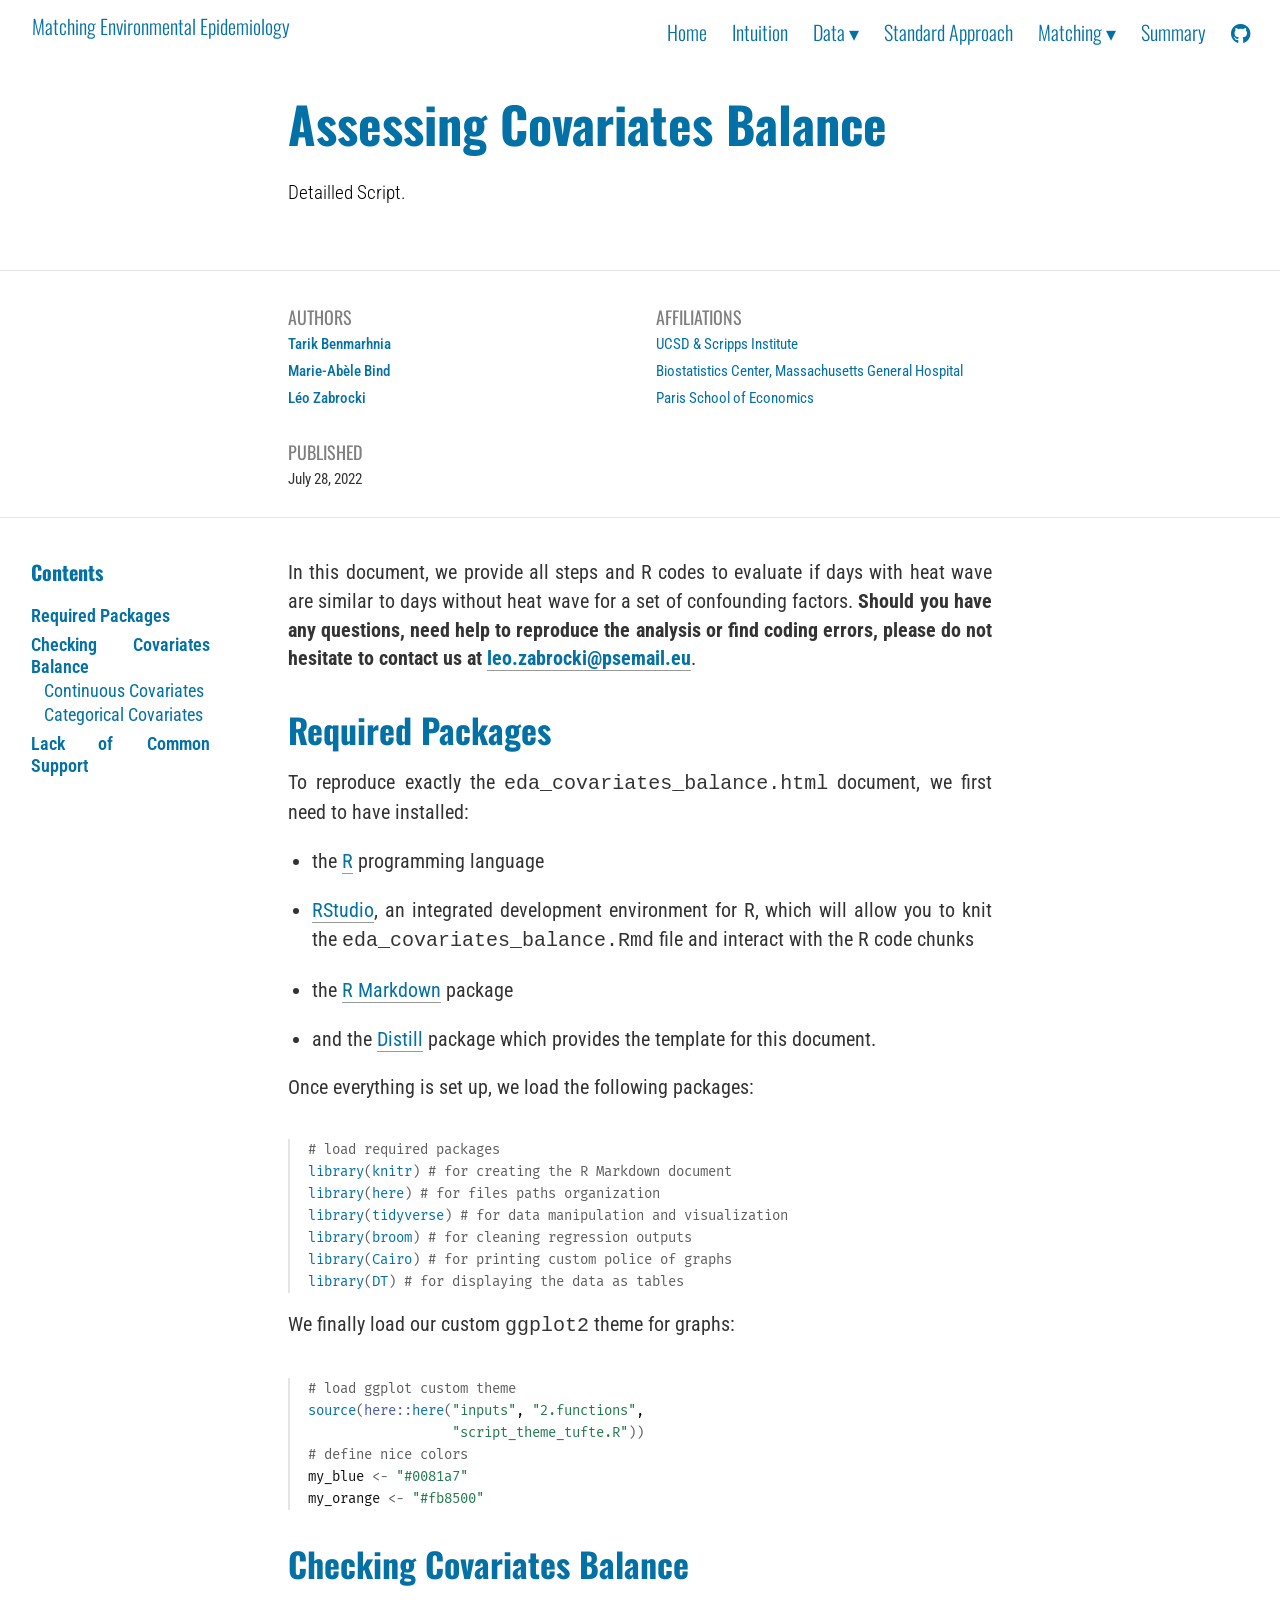
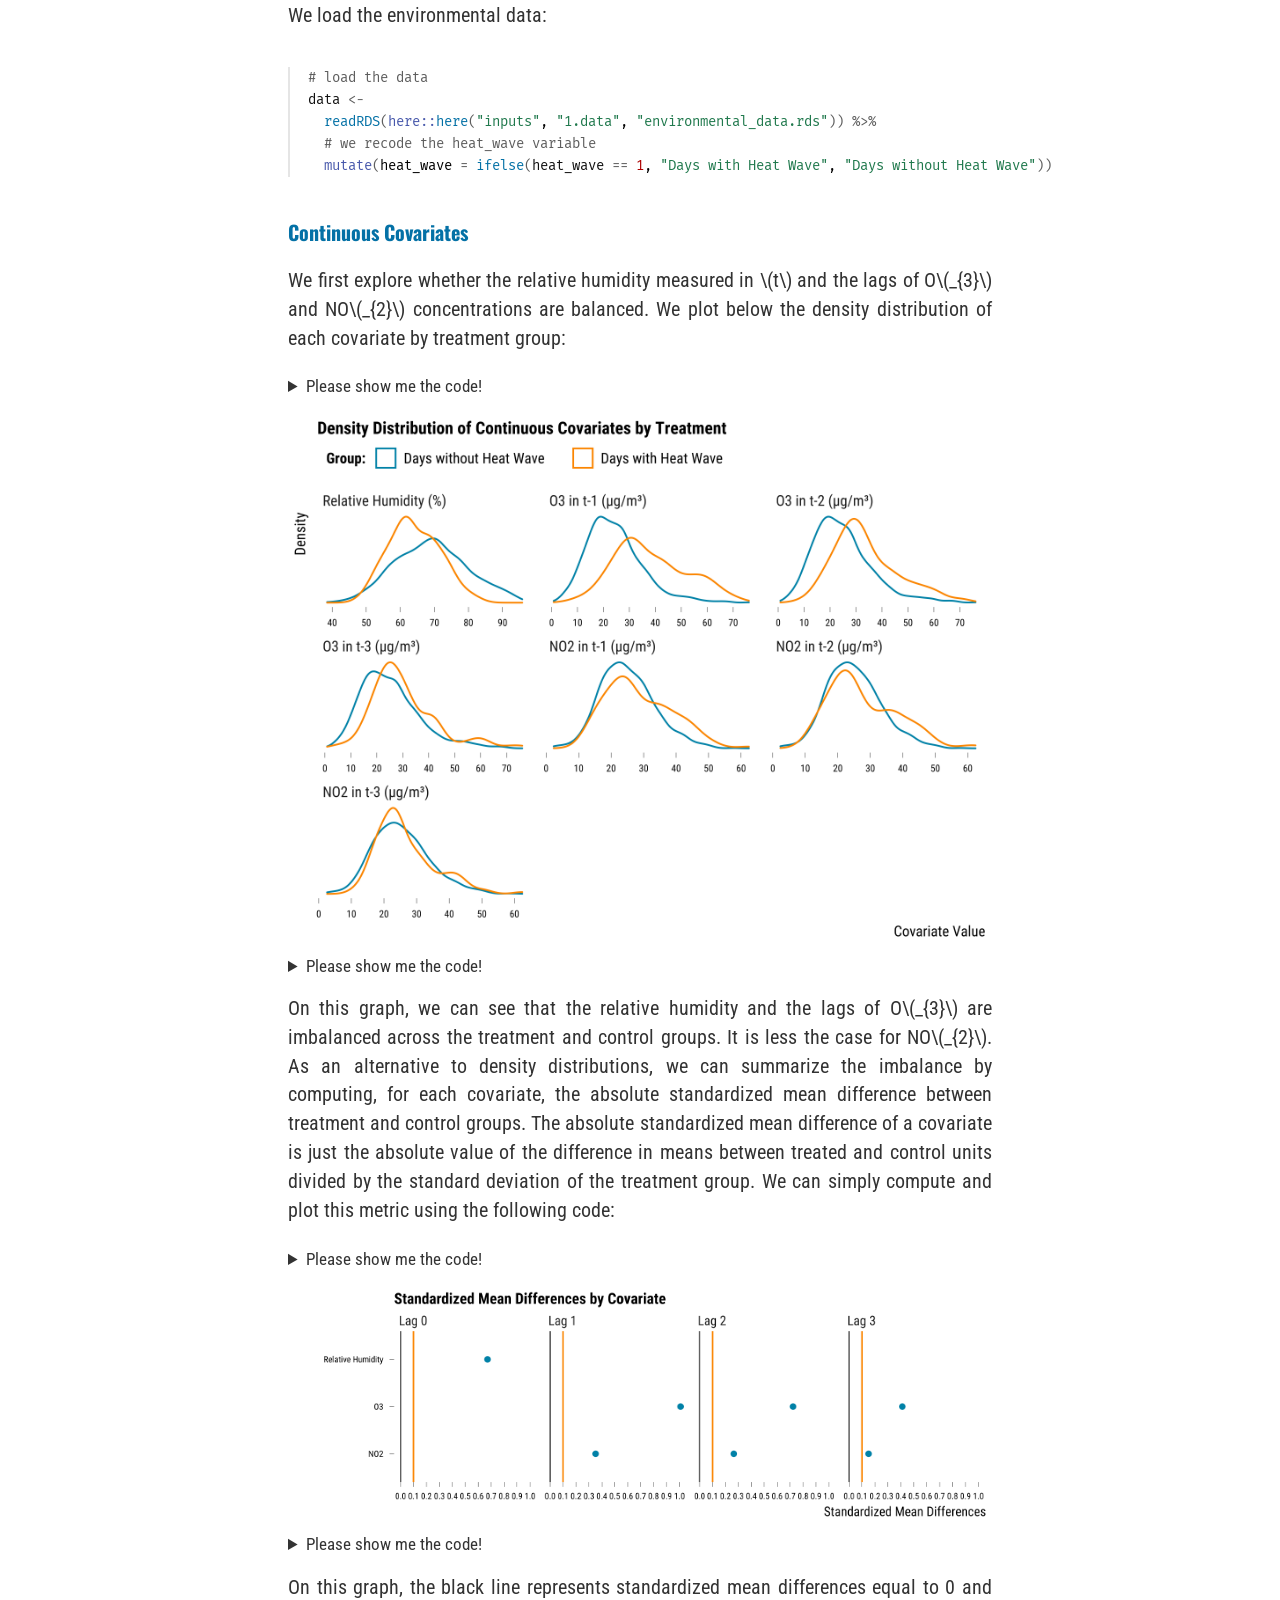
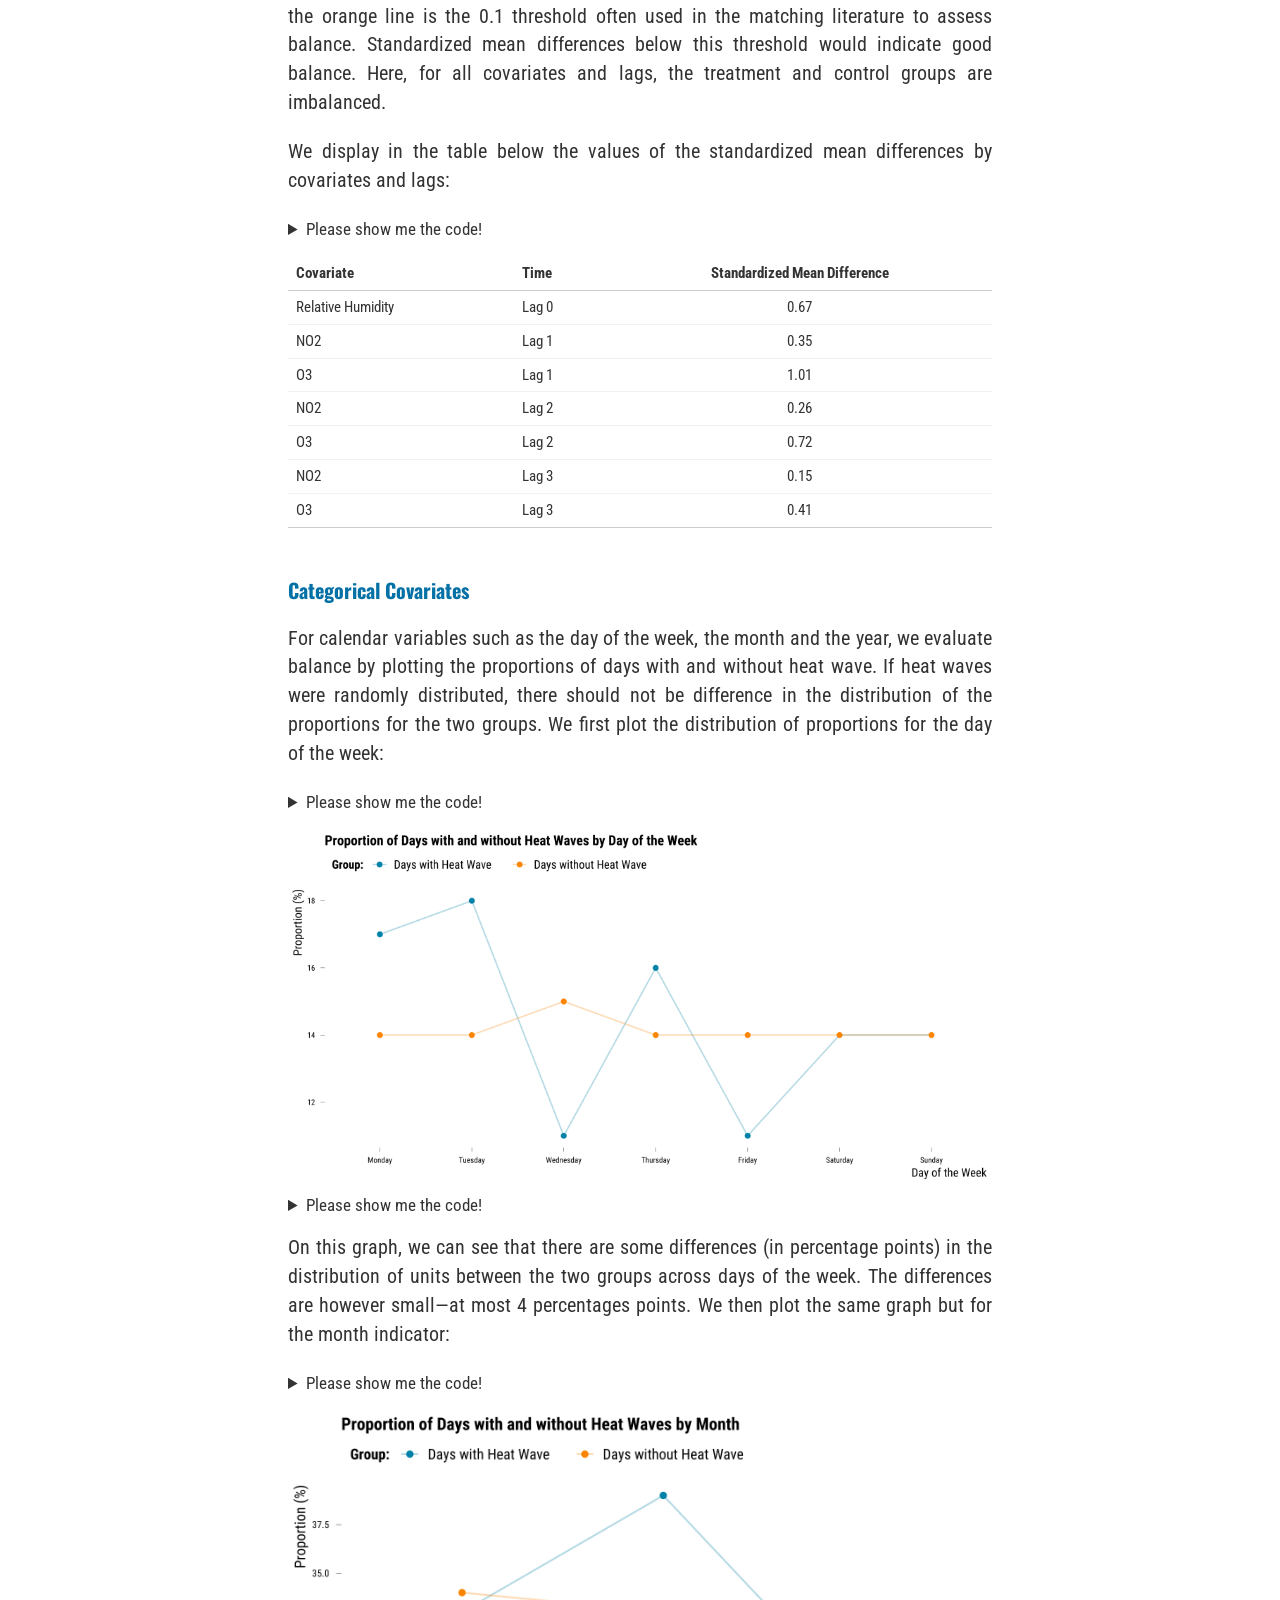
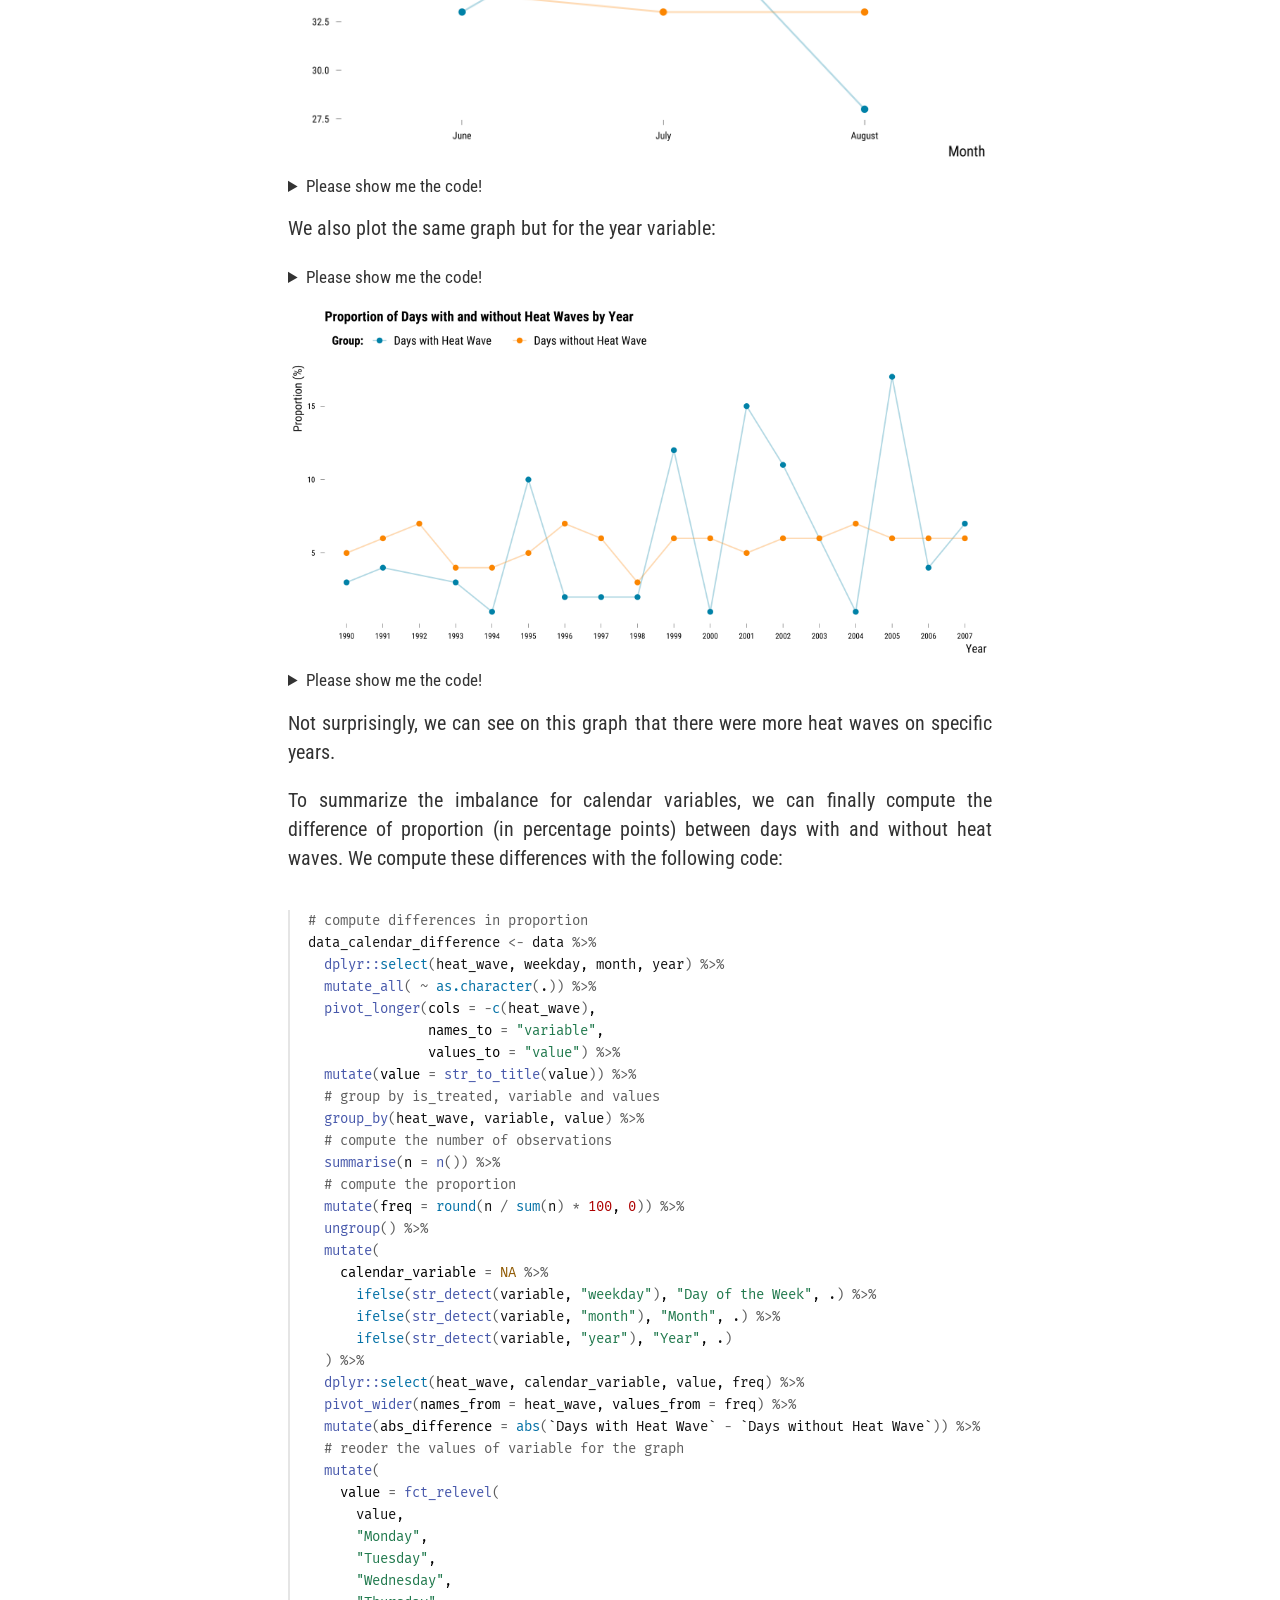
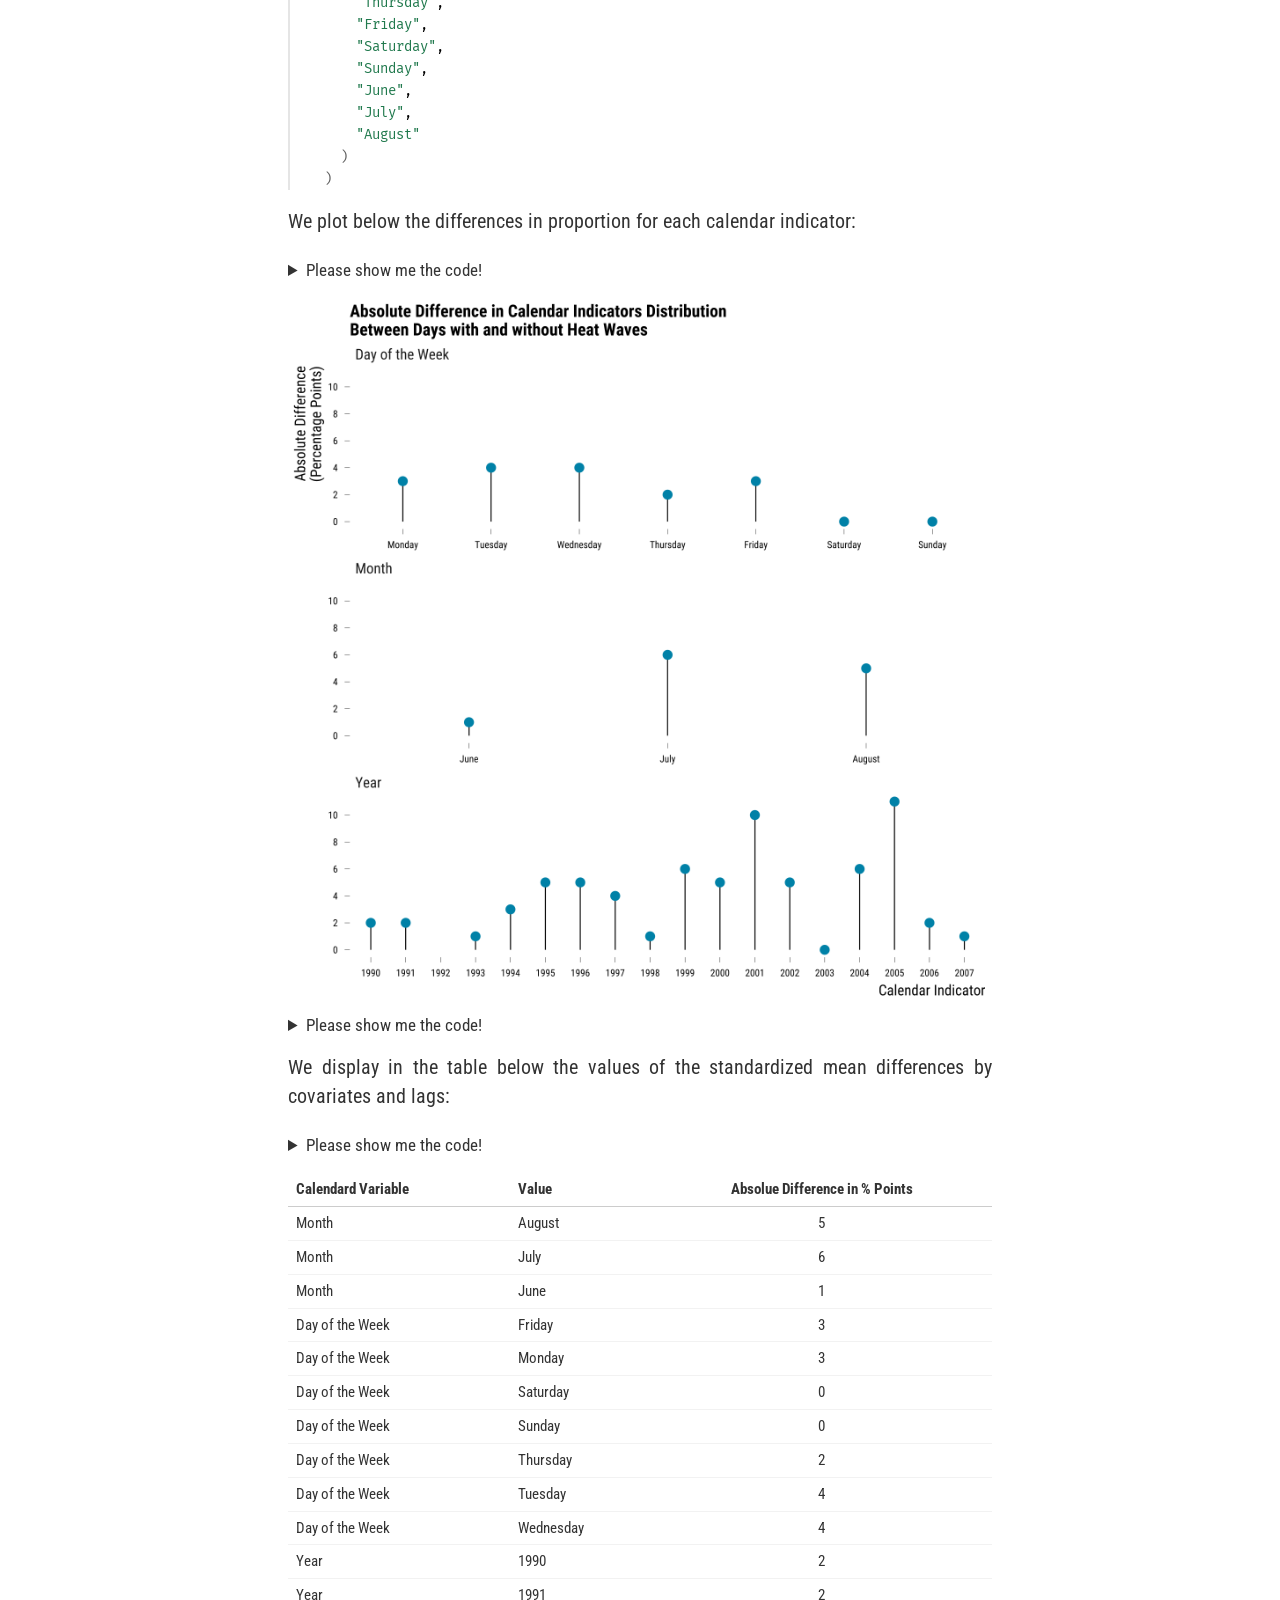
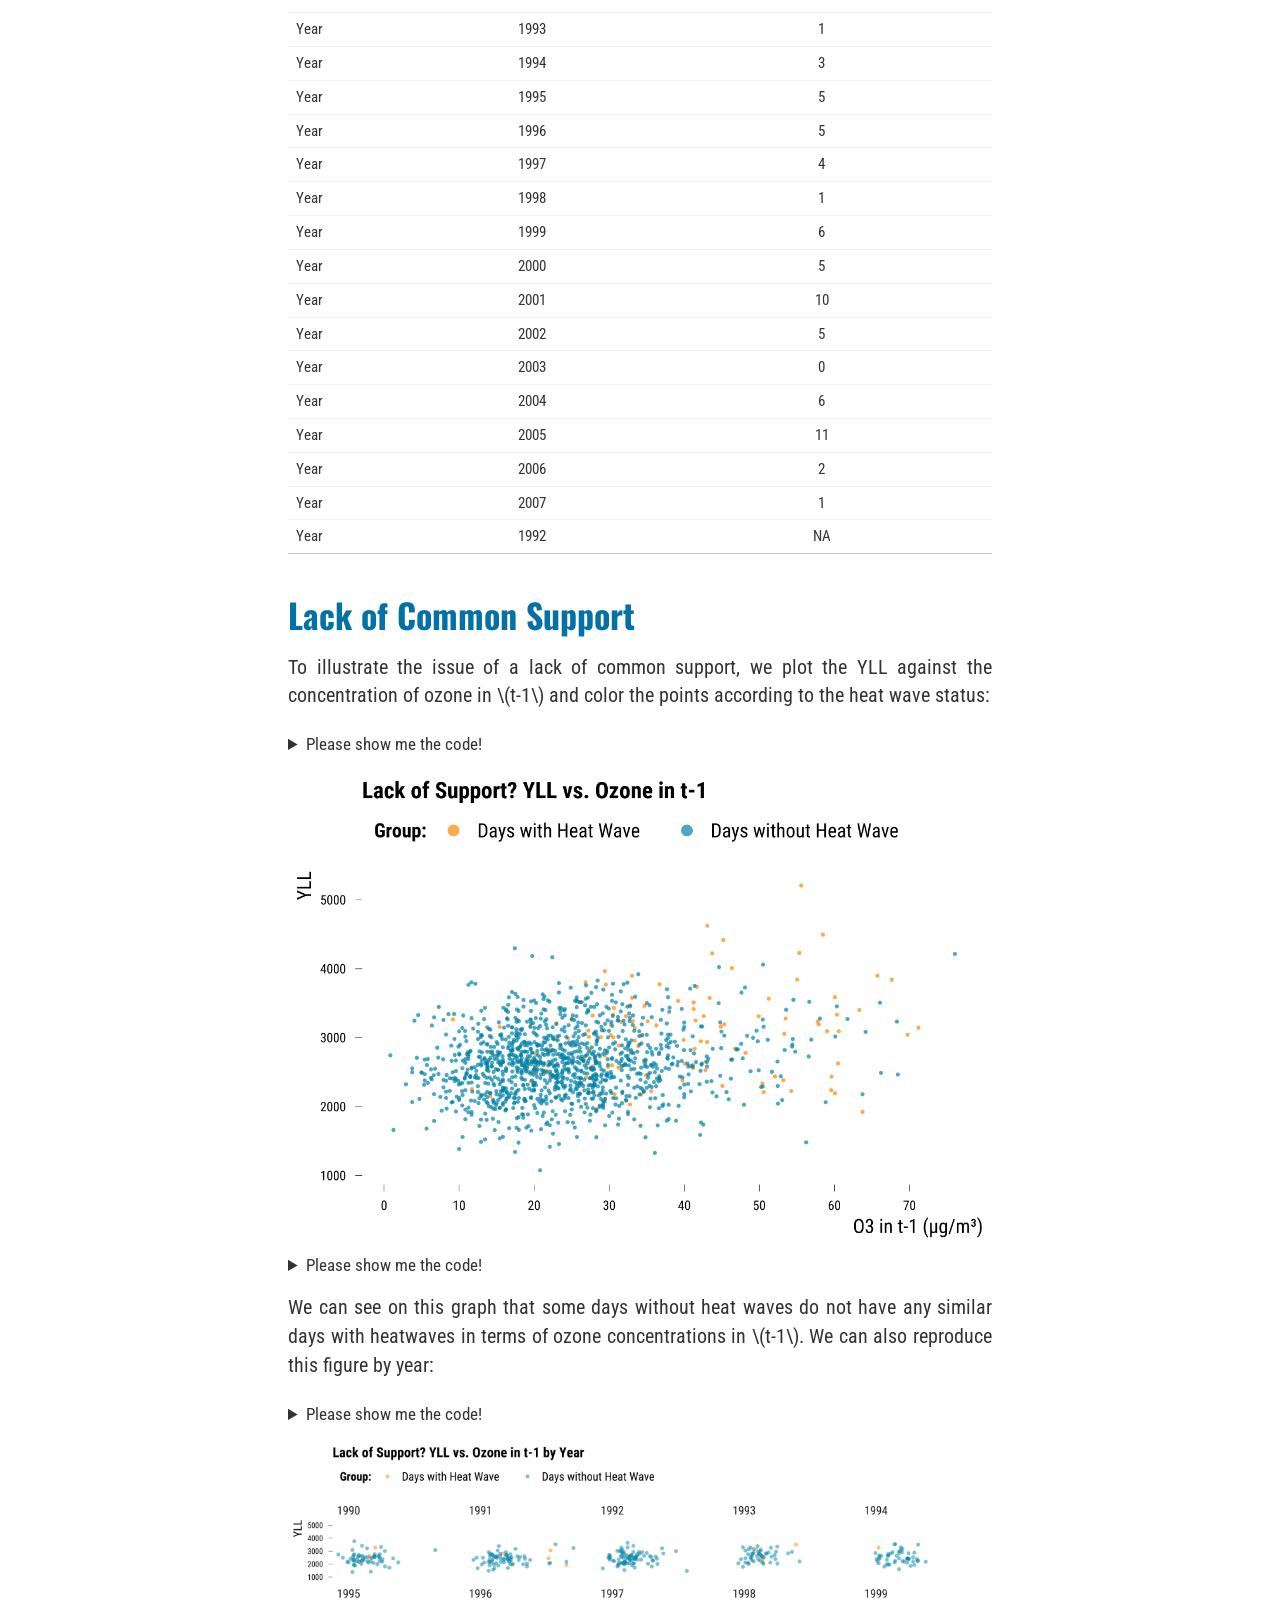
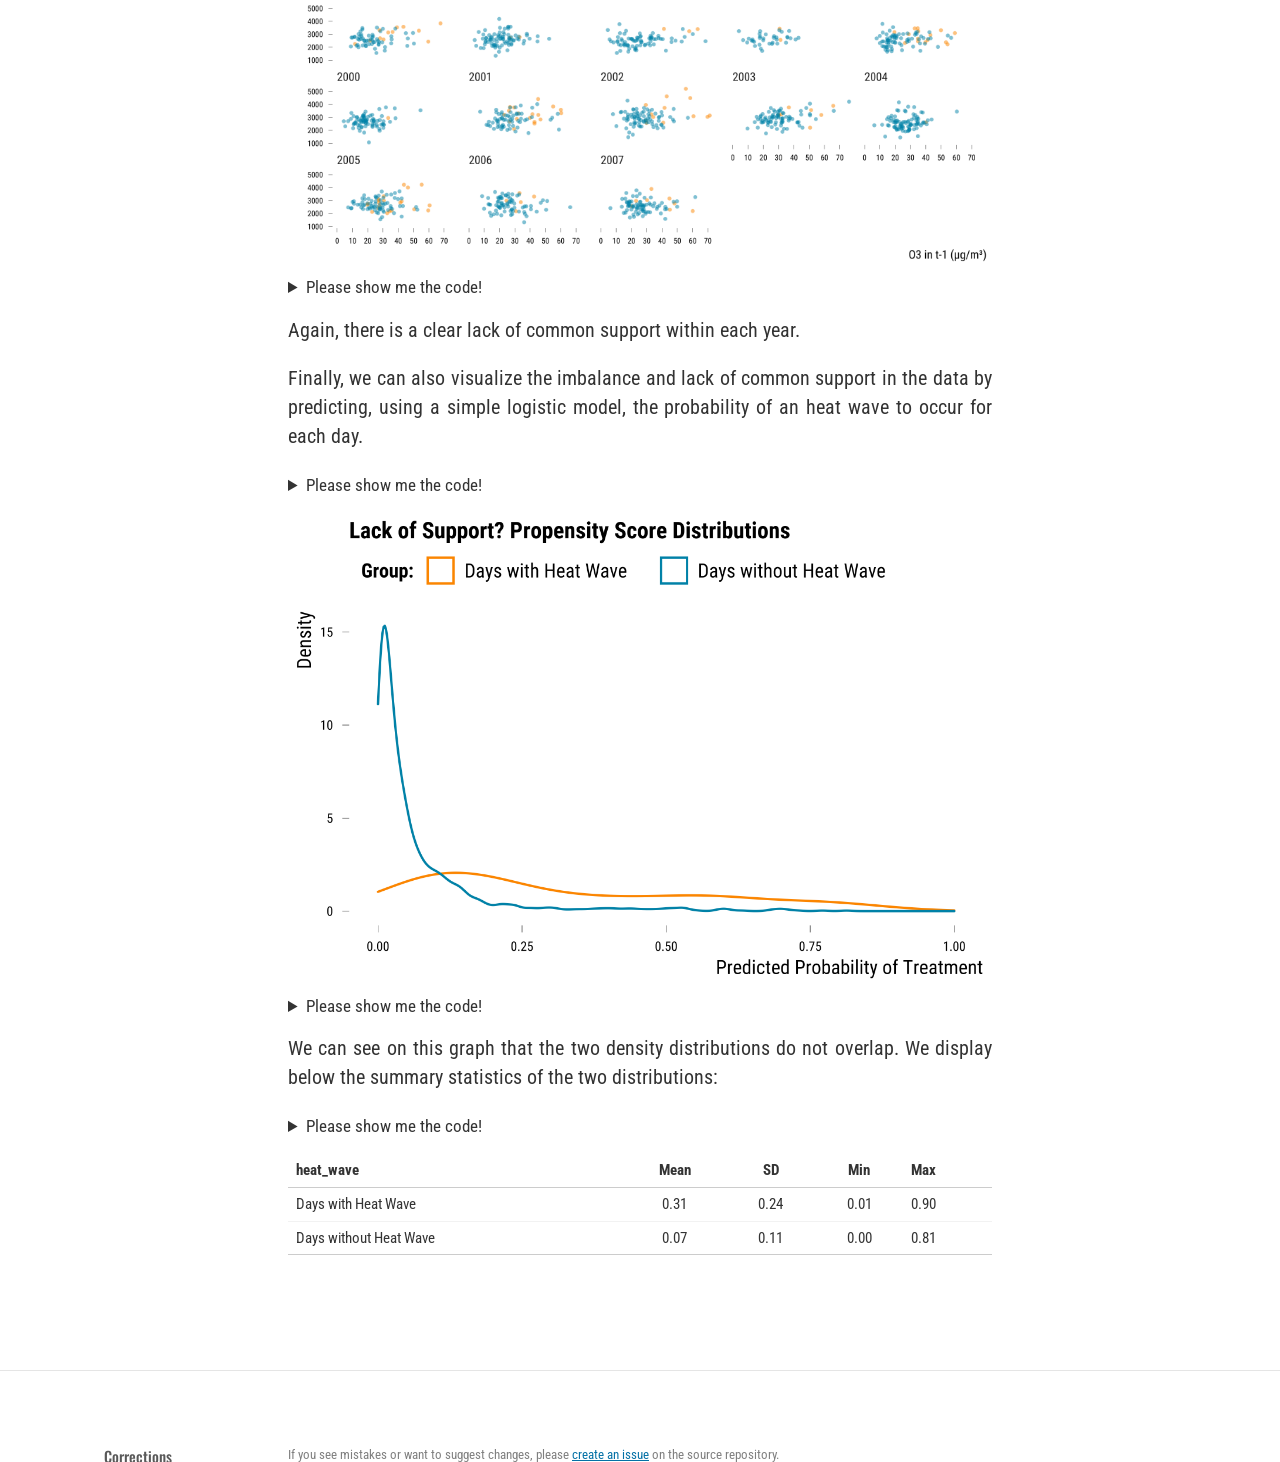
<file: docs/eda_covariates_balance.html>
<!DOCTYPE html>

<html xmlns="http://www.w3.org/1999/xhtml" lang="" xml:lang="">

<head>
  <meta charset="utf-8"/>
  <meta name="viewport" content="width=device-width, initial-scale=1"/>
  <meta http-equiv="X-UA-Compatible" content="IE=Edge,chrome=1"/>
  <meta name="generator" content="distill" />

  <style type="text/css">
  /* Hide doc at startup (prevent jankiness while JS renders/transforms) */
  body {
    visibility: hidden;
  }
  </style>

 <!--radix_placeholder_import_source-->
 <!--/radix_placeholder_import_source-->

<style type="text/css">code{white-space: pre;}</style>
<style type="text/css" data-origin="pandoc">
pre > code.sourceCode { white-space: pre; position: relative; }
pre > code.sourceCode > span { display: inline-block; line-height: 1.25; }
pre > code.sourceCode > span:empty { height: 1.2em; }
.sourceCode { overflow: visible; }
code.sourceCode > span { color: inherit; text-decoration: inherit; }
div.sourceCode { margin: 1em 0; }
pre.sourceCode { margin: 0; }
@media screen {
div.sourceCode { overflow: auto; }
}
@media print {
pre > code.sourceCode { white-space: pre-wrap; }
pre > code.sourceCode > span { text-indent: -5em; padding-left: 5em; }
}
pre.numberSource code
  { counter-reset: source-line 0; }
pre.numberSource code > span
  { position: relative; left: -4em; counter-increment: source-line; }
pre.numberSource code > span > a:first-child::before
  { content: counter(source-line);
    position: relative; left: -1em; text-align: right; vertical-align: baseline;
    border: none; display: inline-block;
    -webkit-touch-callout: none; -webkit-user-select: none;
    -khtml-user-select: none; -moz-user-select: none;
    -ms-user-select: none; user-select: none;
    padding: 0 4px; width: 4em;
    color: #aaaaaa;
  }
pre.numberSource { margin-left: 3em; border-left: 1px solid #aaaaaa;  padding-left: 4px; }
div.sourceCode
  {   }
@media screen {
pre > code.sourceCode > span > a:first-child::before { text-decoration: underline; }
}
code span.al { color: #ad0000; } /* Alert */
code span.an { color: #5e5e5e; } /* Annotation */
code span.at { } /* Attribute */
code span.bn { color: #ad0000; } /* BaseN */
code span.bu { } /* BuiltIn */
code span.cf { color: #007ba5; } /* ControlFlow */
code span.ch { color: #20794d; } /* Char */
code span.cn { color: #8f5902; } /* Constant */
code span.co { color: #5e5e5e; } /* Comment */
code span.cv { color: #5e5e5e; font-style: italic; } /* CommentVar */
code span.do { color: #5e5e5e; font-style: italic; } /* Documentation */
code span.dt { color: #ad0000; } /* DataType */
code span.dv { color: #ad0000; } /* DecVal */
code span.er { color: #ad0000; } /* Error */
code span.ex { } /* Extension */
code span.fl { color: #ad0000; } /* Float */
code span.fu { color: #4758ab; } /* Function */
code span.im { } /* Import */
code span.in { color: #5e5e5e; } /* Information */
code span.kw { color: #007ba5; } /* Keyword */
code span.op { color: #5e5e5e; } /* Operator */
code span.ot { color: #007ba5; } /* Other */
code span.pp { color: #ad0000; } /* Preprocessor */
code span.sc { color: #5e5e5e; } /* SpecialChar */
code span.ss { color: #20794d; } /* SpecialString */
code span.st { color: #20794d; } /* String */
code span.va { color: #111111; } /* Variable */
code span.vs { color: #20794d; } /* VerbatimString */
code span.wa { color: #5e5e5e; font-style: italic; } /* Warning */
</style>


  <!--radix_placeholder_meta_tags-->
  <title>Matching Environmental Epidemiology: Assessing Covariates Balance</title>

  <meta property="description" itemprop="description" content="Detailled Script."/>


  <!--  https://schema.org/Article -->
  <meta property="article:published" itemprop="datePublished" content="2022-07-29"/>
  <meta property="article:created" itemprop="dateCreated" content="2022-07-29"/>
  <meta name="article:author" content="Tarik Benmarhnia"/>
  <meta name="article:author" content="Marie-Abèle Bind"/>
  <meta name="article:author" content="Léo Zabrocki"/>

  <!--  https://developers.facebook.com/docs/sharing/webmasters#markup -->
  <meta property="og:title" content="Matching Environmental Epidemiology: Assessing Covariates Balance"/>
  <meta property="og:type" content="article"/>
  <meta property="og:description" content="Detailled Script."/>
  <meta property="og:locale" content="en_US"/>
  <meta property="og:site_name" content="Matching Environmental Epidemiology"/>

  <!--  https://dev.twitter.com/cards/types/summary -->
  <meta property="twitter:card" content="summary"/>
  <meta property="twitter:title" content="Matching Environmental Epidemiology: Assessing Covariates Balance"/>
  <meta property="twitter:description" content="Detailled Script."/>

  <!--/radix_placeholder_meta_tags-->
  <!--radix_placeholder_rmarkdown_metadata-->

  <script type="text/json" id="radix-rmarkdown-metadata">
  {"type":"list","attributes":{"names":{"type":"character","attributes":{},"value":["title","description","author","date","output","editor_options"]}},"value":[{"type":"character","attributes":{},"value":["Assessing Covariates Balance"]},{"type":"character","attributes":{},"value":["Detailled Script.\n"]},{"type":"list","attributes":{},"value":[{"type":"list","attributes":{"names":{"type":"character","attributes":{},"value":["name","url","affiliation","affiliation_url"]}},"value":[{"type":"character","attributes":{},"value":["Tarik Benmarhnia"]},{"type":"character","attributes":{},"value":["https://profiles.ucsd.edu/tarik.benmarhnia"]},{"type":"character","attributes":{},"value":["UCSD & Scripps Institute"]},{"type":"character","attributes":{},"value":["https://benmarhniaresearch.ucsd.edu/"]}]},{"type":"list","attributes":{"names":{"type":"character","attributes":{},"value":["name","url","affiliation","affiliation_url"]}},"value":[{"type":"character","attributes":{},"value":["Marie-Abèle Bind"]},{"type":"character","attributes":{},"value":["https://scholar.harvard.edu/marie-abele"]},{"type":"character","attributes":{},"value":["Biostatistics Center, Massachusetts General Hospital"]},{"type":"character","attributes":{},"value":["https://biostatistics.massgeneral.org/faculty/marie-abele-bind-phd/"]}]},{"type":"list","attributes":{"names":{"type":"character","attributes":{},"value":["name","url","affiliation","affiliation_url"]}},"value":[{"type":"character","attributes":{},"value":["Léo Zabrocki"]},{"type":"character","attributes":{},"value":["https://lzabrocki.github.io/"]},{"type":"character","attributes":{},"value":["Paris School of Economics"]},{"type":"character","attributes":{},"value":["https://www.parisschoolofeconomics.eu/fr/zabrocki-leo/"]}]}]},{"type":"character","attributes":{},"value":["2022-07-29"]},{"type":"list","attributes":{"names":{"type":"character","attributes":{},"value":["distill::distill_article"]}},"value":[{"type":"list","attributes":{"names":{"type":"character","attributes":{},"value":["toc","toc_depth"]}},"value":[{"type":"logical","attributes":{},"value":[true]},{"type":"integer","attributes":{},"value":[3]}]}]},{"type":"list","attributes":{"names":{"type":"character","attributes":{},"value":["chunk_output_type"]}},"value":[{"type":"character","attributes":{},"value":["console"]}]}]}
  </script>
  <!--/radix_placeholder_rmarkdown_metadata-->
  <!--radix_placeholder_navigation_in_header-->
  <meta name="distill:offset" content=""/>

  <script type="application/javascript">

    window.headroom_prevent_pin = false;

    window.document.addEventListener("DOMContentLoaded", function (event) {

      // initialize headroom for banner
      var header = $('header').get(0);
      var headerHeight = header.offsetHeight;
      var headroom = new Headroom(header, {
        tolerance: 5,
        onPin : function() {
          if (window.headroom_prevent_pin) {
            window.headroom_prevent_pin = false;
            headroom.unpin();
          }
        }
      });
      headroom.init();
      if(window.location.hash)
        headroom.unpin();
      $(header).addClass('headroom--transition');

      // offset scroll location for banner on hash change
      // (see: https://github.com/WickyNilliams/headroom.js/issues/38)
      window.addEventListener("hashchange", function(event) {
        window.scrollTo(0, window.pageYOffset - (headerHeight + 25));
      });

      // responsive menu
      $('.distill-site-header').each(function(i, val) {
        var topnav = $(this);
        var toggle = topnav.find('.nav-toggle');
        toggle.on('click', function() {
          topnav.toggleClass('responsive');
        });
      });

      // nav dropdowns
      $('.nav-dropbtn').click(function(e) {
        $(this).next('.nav-dropdown-content').toggleClass('nav-dropdown-active');
        $(this).parent().siblings('.nav-dropdown')
           .children('.nav-dropdown-content').removeClass('nav-dropdown-active');
      });
      $("body").click(function(e){
        $('.nav-dropdown-content').removeClass('nav-dropdown-active');
      });
      $(".nav-dropdown").click(function(e){
        e.stopPropagation();
      });
    });
  </script>

  <style type="text/css">

  /* Theme (user-documented overrideables for nav appearance) */

  .distill-site-nav {
    color: rgba(255, 255, 255, 0.8);
    background-color: #0F2E3D;
    font-size: 15px;
    font-weight: 300;
  }

  .distill-site-nav a {
    color: inherit;
    text-decoration: none;
  }

  .distill-site-nav a:hover {
    color: white;
  }

  @media print {
    .distill-site-nav {
      display: none;
    }
  }

  .distill-site-header {

  }

  .distill-site-footer {

  }


  /* Site Header */

  .distill-site-header {
    width: 100%;
    box-sizing: border-box;
    z-index: 3;
  }

  .distill-site-header .nav-left {
    display: inline-block;
    margin-left: 8px;
  }

  @media screen and (max-width: 768px) {
    .distill-site-header .nav-left {
      margin-left: 0;
    }
  }


  .distill-site-header .nav-right {
    float: right;
    margin-right: 8px;
  }

  .distill-site-header a,
  .distill-site-header .title {
    display: inline-block;
    text-align: center;
    padding: 14px 10px 14px 10px;
  }

  .distill-site-header .title {
    font-size: 18px;
    min-width: 150px;
  }

  .distill-site-header .logo {
    padding: 0;
  }

  .distill-site-header .logo img {
    display: none;
    max-height: 20px;
    width: auto;
    margin-bottom: -4px;
  }

  .distill-site-header .nav-image img {
    max-height: 18px;
    width: auto;
    display: inline-block;
    margin-bottom: -3px;
  }



  @media screen and (min-width: 1000px) {
    .distill-site-header .logo img {
      display: inline-block;
    }
    .distill-site-header .nav-left {
      margin-left: 20px;
    }
    .distill-site-header .nav-right {
      margin-right: 20px;
    }
    .distill-site-header .title {
      padding-left: 12px;
    }
  }


  .distill-site-header .nav-toggle {
    display: none;
  }

  .nav-dropdown {
    display: inline-block;
    position: relative;
  }

  .nav-dropdown .nav-dropbtn {
    border: none;
    outline: none;
    color: rgba(255, 255, 255, 0.8);
    padding: 16px 10px;
    background-color: transparent;
    font-family: inherit;
    font-size: inherit;
    font-weight: inherit;
    margin: 0;
    margin-top: 1px;
    z-index: 2;
  }

  .nav-dropdown-content {
    display: none;
    position: absolute;
    background-color: white;
    min-width: 200px;
    border: 1px solid rgba(0,0,0,0.15);
    border-radius: 4px;
    box-shadow: 0px 8px 16px 0px rgba(0,0,0,0.1);
    z-index: 1;
    margin-top: 2px;
    white-space: nowrap;
    padding-top: 4px;
    padding-bottom: 4px;
  }

  .nav-dropdown-content hr {
    margin-top: 4px;
    margin-bottom: 4px;
    border: none;
    border-bottom: 1px solid rgba(0, 0, 0, 0.1);
  }

  .nav-dropdown-active {
    display: block;
  }

  .nav-dropdown-content a, .nav-dropdown-content .nav-dropdown-header {
    color: black;
    padding: 6px 24px;
    text-decoration: none;
    display: block;
    text-align: left;
  }

  .nav-dropdown-content .nav-dropdown-header {
    display: block;
    padding: 5px 24px;
    padding-bottom: 0;
    text-transform: uppercase;
    font-size: 14px;
    color: #999999;
    white-space: nowrap;
  }

  .nav-dropdown:hover .nav-dropbtn {
    color: white;
  }

  .nav-dropdown-content a:hover {
    background-color: #ddd;
    color: black;
  }

  .nav-right .nav-dropdown-content {
    margin-left: -45%;
    right: 0;
  }

  @media screen and (max-width: 768px) {
    .distill-site-header a, .distill-site-header .nav-dropdown  {display: none;}
    .distill-site-header a.nav-toggle {
      float: right;
      display: block;
    }
    .distill-site-header .title {
      margin-left: 0;
    }
    .distill-site-header .nav-right {
      margin-right: 0;
    }
    .distill-site-header {
      overflow: hidden;
    }
    .nav-right .nav-dropdown-content {
      margin-left: 0;
    }
  }


  @media screen and (max-width: 768px) {
    .distill-site-header.responsive {position: relative; min-height: 500px; }
    .distill-site-header.responsive a.nav-toggle {
      position: absolute;
      right: 0;
      top: 0;
    }
    .distill-site-header.responsive a,
    .distill-site-header.responsive .nav-dropdown {
      display: block;
      text-align: left;
    }
    .distill-site-header.responsive .nav-left,
    .distill-site-header.responsive .nav-right {
      width: 100%;
    }
    .distill-site-header.responsive .nav-dropdown {float: none;}
    .distill-site-header.responsive .nav-dropdown-content {position: relative;}
    .distill-site-header.responsive .nav-dropdown .nav-dropbtn {
      display: block;
      width: 100%;
      text-align: left;
    }
  }

  /* Site Footer */

  .distill-site-footer {
    width: 100%;
    overflow: hidden;
    box-sizing: border-box;
    z-index: 3;
    margin-top: 30px;
    padding-top: 30px;
    padding-bottom: 30px;
    text-align: center;
  }

  /* Headroom */

  d-title {
    padding-top: 6rem;
  }

  @media print {
    d-title {
      padding-top: 4rem;
    }
  }

  .headroom {
    z-index: 1000;
    position: fixed;
    top: 0;
    left: 0;
    right: 0;
  }

  .headroom--transition {
    transition: all .4s ease-in-out;
  }

  .headroom--unpinned {
    top: -100px;
  }

  .headroom--pinned {
    top: 0;
  }

  /* adjust viewport for navbar height */
  /* helps vertically center bootstrap (non-distill) content */
  .min-vh-100 {
    min-height: calc(100vh - 100px) !important;
  }

  </style>

  <script src="site_libs/jquery-3.6.0/jquery-3.6.0.min.js"></script>
  <link href="site_libs/font-awesome-5.1.0/css/all.css" rel="stylesheet"/>
  <link href="site_libs/font-awesome-5.1.0/css/v4-shims.css" rel="stylesheet"/>
  <script src="site_libs/headroom-0.9.4/headroom.min.js"></script>
  <!--/radix_placeholder_navigation_in_header-->
  <!--radix_placeholder_distill-->

  <style type="text/css">

  body {
    background-color: white;
  }

  .pandoc-table {
    width: 100%;
  }

  .pandoc-table>caption {
    margin-bottom: 10px;
  }

  .pandoc-table th:not([align]) {
    text-align: left;
  }

  .pagedtable-footer {
    font-size: 15px;
  }

  d-byline .byline {
    grid-template-columns: 2fr 2fr;
  }

  d-byline .byline h3 {
    margin-block-start: 1.5em;
  }

  d-byline .byline .authors-affiliations h3 {
    margin-block-start: 0.5em;
  }

  .authors-affiliations .orcid-id {
    width: 16px;
    height:16px;
    margin-left: 4px;
    margin-right: 4px;
    vertical-align: middle;
    padding-bottom: 2px;
  }

  d-title .dt-tags {
    margin-top: 1em;
    grid-column: text;
  }

  .dt-tags .dt-tag {
    text-decoration: none;
    display: inline-block;
    color: rgba(0,0,0,0.6);
    padding: 0em 0.4em;
    margin-right: 0.5em;
    margin-bottom: 0.4em;
    font-size: 70%;
    border: 1px solid rgba(0,0,0,0.2);
    border-radius: 3px;
    text-transform: uppercase;
    font-weight: 500;
  }

  d-article table.gt_table td,
  d-article table.gt_table th {
    border-bottom: none;
  }

  .html-widget {
    margin-bottom: 2.0em;
  }

  .l-screen-inset {
    padding-right: 16px;
  }

  .l-screen .caption {
    margin-left: 10px;
  }

  .shaded {
    background: rgb(247, 247, 247);
    padding-top: 20px;
    padding-bottom: 20px;
    border-top: 1px solid rgba(0, 0, 0, 0.1);
    border-bottom: 1px solid rgba(0, 0, 0, 0.1);
  }

  .shaded .html-widget {
    margin-bottom: 0;
    border: 1px solid rgba(0, 0, 0, 0.1);
  }

  .shaded .shaded-content {
    background: white;
  }

  .text-output {
    margin-top: 0;
    line-height: 1.5em;
  }

  .hidden {
    display: none !important;
  }

  d-article {
    padding-top: 2.5rem;
    padding-bottom: 30px;
  }

  d-appendix {
    padding-top: 30px;
  }

  d-article>p>img {
    width: 100%;
  }

  d-article h2 {
    margin: 1rem 0 1.5rem 0;
  }

  d-article h3 {
    margin-top: 1.5rem;
  }

  d-article iframe {
    border: 1px solid rgba(0, 0, 0, 0.1);
    margin-bottom: 2.0em;
    width: 100%;
  }

  /* Tweak code blocks */

  d-article div.sourceCode code,
  d-article pre code {
    font-family: Consolas, Monaco, 'Andale Mono', 'Ubuntu Mono', monospace;
  }

  d-article pre,
  d-article div.sourceCode,
  d-article div.sourceCode pre {
    overflow: auto;
  }

  d-article div.sourceCode {
    background-color: white;
  }

  d-article div.sourceCode pre {
    padding-left: 10px;
    font-size: 12px;
    border-left: 2px solid rgba(0,0,0,0.1);
  }

  d-article pre {
    font-size: 12px;
    color: black;
    background: none;
    margin-top: 0;
    text-align: left;
    white-space: pre;
    word-spacing: normal;
    word-break: normal;
    word-wrap: normal;
    line-height: 1.5;

    -moz-tab-size: 4;
    -o-tab-size: 4;
    tab-size: 4;

    -webkit-hyphens: none;
    -moz-hyphens: none;
    -ms-hyphens: none;
    hyphens: none;
  }

  d-article pre a {
    border-bottom: none;
  }

  d-article pre a:hover {
    border-bottom: none;
    text-decoration: underline;
  }

  d-article details {
    grid-column: text;
    margin-bottom: 0.8em;
  }

  @media(min-width: 768px) {

  d-article pre,
  d-article div.sourceCode,
  d-article div.sourceCode pre {
    overflow: visible !important;
  }

  d-article div.sourceCode pre {
    padding-left: 18px;
    font-size: 14px;
  }

  d-article pre {
    font-size: 14px;
  }

  }

  figure img.external {
    background: white;
    border: 1px solid rgba(0, 0, 0, 0.1);
    box-shadow: 0 1px 8px rgba(0, 0, 0, 0.1);
    padding: 18px;
    box-sizing: border-box;
  }

  /* CSS for d-contents */

  .d-contents {
    grid-column: text;
    color: rgba(0,0,0,0.8);
    font-size: 0.9em;
    padding-bottom: 1em;
    margin-bottom: 1em;
    padding-bottom: 0.5em;
    margin-bottom: 1em;
    padding-left: 0.25em;
    justify-self: start;
  }

  @media(min-width: 1000px) {
    .d-contents.d-contents-float {
      height: 0;
      grid-column-start: 1;
      grid-column-end: 4;
      justify-self: center;
      padding-right: 3em;
      padding-left: 2em;
    }
  }

  .d-contents nav h3 {
    font-size: 18px;
    margin-top: 0;
    margin-bottom: 1em;
  }

  .d-contents li {
    list-style-type: none
  }

  .d-contents nav > ul {
    padding-left: 0;
  }

  .d-contents ul {
    padding-left: 1em
  }

  .d-contents nav ul li {
    margin-top: 0.6em;
    margin-bottom: 0.2em;
  }

  .d-contents nav a {
    font-size: 13px;
    border-bottom: none;
    text-decoration: none
    color: rgba(0, 0, 0, 0.8);
  }

  .d-contents nav a:hover {
    text-decoration: underline solid rgba(0, 0, 0, 0.6)
  }

  .d-contents nav > ul > li > a {
    font-weight: 600;
  }

  .d-contents nav > ul > li > ul {
    font-weight: inherit;
  }

  .d-contents nav > ul > li > ul > li {
    margin-top: 0.2em;
  }


  .d-contents nav ul {
    margin-top: 0;
    margin-bottom: 0.25em;
  }

  .d-article-with-toc h2:nth-child(2) {
    margin-top: 0;
  }


  /* Figure */

  .figure {
    position: relative;
    margin-bottom: 2.5em;
    margin-top: 1.5em;
  }

  .figure img {
    width: 100%;
  }

  .figure .caption {
    color: rgba(0, 0, 0, 0.6);
    font-size: 12px;
    line-height: 1.5em;
  }

  .figure img.external {
    background: white;
    border: 1px solid rgba(0, 0, 0, 0.1);
    box-shadow: 0 1px 8px rgba(0, 0, 0, 0.1);
    padding: 18px;
    box-sizing: border-box;
  }

  .figure .caption a {
    color: rgba(0, 0, 0, 0.6);
  }

  .figure .caption b,
  .figure .caption strong, {
    font-weight: 600;
    color: rgba(0, 0, 0, 1.0);
  }

  /* Citations */

  d-article .citation {
    color: inherit;
    cursor: inherit;
  }

  div.hanging-indent{
    margin-left: 1em; text-indent: -1em;
  }

  /* Citation hover box */

  .tippy-box[data-theme~=light-border] {
    background-color: rgba(250, 250, 250, 0.95);
  }

  .tippy-content > p {
    margin-bottom: 0;
    padding: 2px;
  }


  /* Tweak 1000px media break to show more text */

  @media(min-width: 1000px) {
    .base-grid,
    distill-header,
    d-title,
    d-abstract,
    d-article,
    d-appendix,
    distill-appendix,
    d-byline,
    d-footnote-list,
    d-citation-list,
    distill-footer {
      grid-template-columns: [screen-start] 1fr [page-start kicker-start] 80px [middle-start] 50px [text-start kicker-end] 65px 65px 65px 65px 65px 65px 65px 65px [text-end gutter-start] 65px [middle-end] 65px [page-end gutter-end] 1fr [screen-end];
      grid-column-gap: 16px;
    }

    .grid {
      grid-column-gap: 16px;
    }

    d-article {
      font-size: 1.06rem;
      line-height: 1.7em;
    }
    figure .caption, .figure .caption, figure figcaption {
      font-size: 13px;
    }
  }

  @media(min-width: 1180px) {
    .base-grid,
    distill-header,
    d-title,
    d-abstract,
    d-article,
    d-appendix,
    distill-appendix,
    d-byline,
    d-footnote-list,
    d-citation-list,
    distill-footer {
      grid-template-columns: [screen-start] 1fr [page-start kicker-start] 60px [middle-start] 60px [text-start kicker-end] 60px 60px 60px 60px 60px 60px 60px 60px [text-end gutter-start] 60px [middle-end] 60px [page-end gutter-end] 1fr [screen-end];
      grid-column-gap: 32px;
    }

    .grid {
      grid-column-gap: 32px;
    }
  }


  /* Get the citation styles for the appendix (not auto-injected on render since
     we do our own rendering of the citation appendix) */

  d-appendix .citation-appendix,
  .d-appendix .citation-appendix {
    font-size: 11px;
    line-height: 15px;
    border-left: 1px solid rgba(0, 0, 0, 0.1);
    padding-left: 18px;
    border: 1px solid rgba(0,0,0,0.1);
    background: rgba(0, 0, 0, 0.02);
    padding: 10px 18px;
    border-radius: 3px;
    color: rgba(150, 150, 150, 1);
    overflow: hidden;
    margin-top: -12px;
    white-space: pre-wrap;
    word-wrap: break-word;
  }

  /* Include appendix styles here so they can be overridden */

  d-appendix {
    contain: layout style;
    font-size: 0.8em;
    line-height: 1.7em;
    margin-top: 60px;
    margin-bottom: 0;
    border-top: 1px solid rgba(0, 0, 0, 0.1);
    color: rgba(0,0,0,0.5);
    padding-top: 60px;
    padding-bottom: 48px;
  }

  d-appendix h3 {
    grid-column: page-start / text-start;
    font-size: 15px;
    font-weight: 500;
    margin-top: 1em;
    margin-bottom: 0;
    color: rgba(0,0,0,0.65);
  }

  d-appendix h3 + * {
    margin-top: 1em;
  }

  d-appendix ol {
    padding: 0 0 0 15px;
  }

  @media (min-width: 768px) {
    d-appendix ol {
      padding: 0 0 0 30px;
      margin-left: -30px;
    }
  }

  d-appendix li {
    margin-bottom: 1em;
  }

  d-appendix a {
    color: rgba(0, 0, 0, 0.6);
  }

  d-appendix > * {
    grid-column: text;
  }

  d-appendix > d-footnote-list,
  d-appendix > d-citation-list,
  d-appendix > distill-appendix {
    grid-column: screen;
  }

  /* Include footnote styles here so they can be overridden */

  d-footnote-list {
    contain: layout style;
  }

  d-footnote-list > * {
    grid-column: text;
  }

  d-footnote-list a.footnote-backlink {
    color: rgba(0,0,0,0.3);
    padding-left: 0.5em;
  }



  /* Anchor.js */

  .anchorjs-link {
    /*transition: all .25s linear; */
    text-decoration: none;
    border-bottom: none;
  }
  *:hover > .anchorjs-link {
    margin-left: -1.125em !important;
    text-decoration: none;
    border-bottom: none;
  }

  /* Social footer */

  .social_footer {
    margin-top: 30px;
    margin-bottom: 0;
    color: rgba(0,0,0,0.67);
  }

  .disqus-comments {
    margin-right: 30px;
  }

  .disqus-comment-count {
    border-bottom: 1px solid rgba(0, 0, 0, 0.4);
    cursor: pointer;
  }

  #disqus_thread {
    margin-top: 30px;
  }

  .article-sharing a {
    border-bottom: none;
    margin-right: 8px;
  }

  .article-sharing a:hover {
    border-bottom: none;
  }

  .sidebar-section.subscribe {
    font-size: 12px;
    line-height: 1.6em;
  }

  .subscribe p {
    margin-bottom: 0.5em;
  }


  .article-footer .subscribe {
    font-size: 15px;
    margin-top: 45px;
  }


  .sidebar-section.custom {
    font-size: 12px;
    line-height: 1.6em;
  }

  .custom p {
    margin-bottom: 0.5em;
  }

  /* Styles for listing layout (hide title) */
  .layout-listing d-title, .layout-listing .d-title {
    display: none;
  }

  /* Styles for posts lists (not auto-injected) */


  .posts-with-sidebar {
    padding-left: 45px;
    padding-right: 45px;
  }

  .posts-list .description h2,
  .posts-list .description p {
    font-family: -apple-system, BlinkMacSystemFont, "Segoe UI", Roboto, Oxygen, Ubuntu, Cantarell, "Fira Sans", "Droid Sans", "Helvetica Neue", Arial, sans-serif;
  }

  .posts-list .description h2 {
    font-weight: 700;
    border-bottom: none;
    padding-bottom: 0;
  }

  .posts-list h2.post-tag {
    border-bottom: 1px solid rgba(0, 0, 0, 0.2);
    padding-bottom: 12px;
  }
  .posts-list {
    margin-top: 60px;
    margin-bottom: 24px;
  }

  .posts-list .post-preview {
    text-decoration: none;
    overflow: hidden;
    display: block;
    border-bottom: 1px solid rgba(0, 0, 0, 0.1);
    padding: 24px 0;
  }

  .post-preview-last {
    border-bottom: none !important;
  }

  .posts-list .posts-list-caption {
    grid-column: screen;
    font-weight: 400;
  }

  .posts-list .post-preview h2 {
    margin: 0 0 6px 0;
    line-height: 1.2em;
    font-style: normal;
    font-size: 24px;
  }

  .posts-list .post-preview p {
    margin: 0 0 12px 0;
    line-height: 1.4em;
    font-size: 16px;
  }

  .posts-list .post-preview .thumbnail {
    box-sizing: border-box;
    margin-bottom: 24px;
    position: relative;
    max-width: 500px;
  }
  .posts-list .post-preview img {
    width: 100%;
    display: block;
  }

  .posts-list .metadata {
    font-size: 12px;
    line-height: 1.4em;
    margin-bottom: 18px;
  }

  .posts-list .metadata > * {
    display: inline-block;
  }

  .posts-list .metadata .publishedDate {
    margin-right: 2em;
  }

  .posts-list .metadata .dt-authors {
    display: block;
    margin-top: 0.3em;
    margin-right: 2em;
  }

  .posts-list .dt-tags {
    display: block;
    line-height: 1em;
  }

  .posts-list .dt-tags .dt-tag {
    display: inline-block;
    color: rgba(0,0,0,0.6);
    padding: 0.3em 0.4em;
    margin-right: 0.2em;
    margin-bottom: 0.4em;
    font-size: 60%;
    border: 1px solid rgba(0,0,0,0.2);
    border-radius: 3px;
    text-transform: uppercase;
    font-weight: 500;
  }

  .posts-list img {
    opacity: 1;
  }

  .posts-list img[data-src] {
    opacity: 0;
  }

  .posts-more {
    clear: both;
  }


  .posts-sidebar {
    font-size: 16px;
  }

  .posts-sidebar h3 {
    font-size: 16px;
    margin-top: 0;
    margin-bottom: 0.5em;
    font-weight: 400;
    text-transform: uppercase;
  }

  .sidebar-section {
    margin-bottom: 30px;
  }

  .categories ul {
    list-style-type: none;
    margin: 0;
    padding: 0;
  }

  .categories li {
    color: rgba(0, 0, 0, 0.8);
    margin-bottom: 0;
  }

  .categories li>a {
    border-bottom: none;
  }

  .categories li>a:hover {
    border-bottom: 1px solid rgba(0, 0, 0, 0.4);
  }

  .categories .active {
    font-weight: 600;
  }

  .categories .category-count {
    color: rgba(0, 0, 0, 0.4);
  }


  @media(min-width: 768px) {
    .posts-list .post-preview h2 {
      font-size: 26px;
    }
    .posts-list .post-preview .thumbnail {
      float: right;
      width: 30%;
      margin-bottom: 0;
    }
    .posts-list .post-preview .description {
      float: left;
      width: 45%;
    }
    .posts-list .post-preview .metadata {
      float: left;
      width: 20%;
      margin-top: 8px;
    }
    .posts-list .post-preview p {
      margin: 0 0 12px 0;
      line-height: 1.5em;
      font-size: 16px;
    }
    .posts-with-sidebar .posts-list {
      float: left;
      width: 75%;
    }
    .posts-with-sidebar .posts-sidebar {
      float: right;
      width: 20%;
      margin-top: 60px;
      padding-top: 24px;
      padding-bottom: 24px;
    }
  }


  /* Improve display for browsers without grid (IE/Edge <= 15) */

  .downlevel {
    line-height: 1.6em;
    font-family: -apple-system, BlinkMacSystemFont, "Segoe UI", Roboto, Oxygen, Ubuntu, Cantarell, "Fira Sans", "Droid Sans", "Helvetica Neue", Arial, sans-serif;
    margin: 0;
  }

  .downlevel .d-title {
    padding-top: 6rem;
    padding-bottom: 1.5rem;
  }

  .downlevel .d-title h1 {
    font-size: 50px;
    font-weight: 700;
    line-height: 1.1em;
    margin: 0 0 0.5rem;
  }

  .downlevel .d-title p {
    font-weight: 300;
    font-size: 1.2rem;
    line-height: 1.55em;
    margin-top: 0;
  }

  .downlevel .d-byline {
    padding-top: 0.8em;
    padding-bottom: 0.8em;
    font-size: 0.8rem;
    line-height: 1.8em;
  }

  .downlevel .section-separator {
    border: none;
    border-top: 1px solid rgba(0, 0, 0, 0.1);
  }

  .downlevel .d-article {
    font-size: 1.06rem;
    line-height: 1.7em;
    padding-top: 1rem;
    padding-bottom: 2rem;
  }


  .downlevel .d-appendix {
    padding-left: 0;
    padding-right: 0;
    max-width: none;
    font-size: 0.8em;
    line-height: 1.7em;
    margin-bottom: 0;
    color: rgba(0,0,0,0.5);
    padding-top: 40px;
    padding-bottom: 48px;
  }

  .downlevel .footnotes ol {
    padding-left: 13px;
  }

  .downlevel .base-grid,
  .downlevel .distill-header,
  .downlevel .d-title,
  .downlevel .d-abstract,
  .downlevel .d-article,
  .downlevel .d-appendix,
  .downlevel .distill-appendix,
  .downlevel .d-byline,
  .downlevel .d-footnote-list,
  .downlevel .d-citation-list,
  .downlevel .distill-footer,
  .downlevel .appendix-bottom,
  .downlevel .posts-container {
    padding-left: 40px;
    padding-right: 40px;
  }

  @media(min-width: 768px) {
    .downlevel .base-grid,
    .downlevel .distill-header,
    .downlevel .d-title,
    .downlevel .d-abstract,
    .downlevel .d-article,
    .downlevel .d-appendix,
    .downlevel .distill-appendix,
    .downlevel .d-byline,
    .downlevel .d-footnote-list,
    .downlevel .d-citation-list,
    .downlevel .distill-footer,
    .downlevel .appendix-bottom,
    .downlevel .posts-container {
    padding-left: 150px;
    padding-right: 150px;
    max-width: 900px;
  }
  }

  .downlevel pre code {
    display: block;
    border-left: 2px solid rgba(0, 0, 0, .1);
    padding: 0 0 0 20px;
    font-size: 14px;
  }

  .downlevel code, .downlevel pre {
    color: black;
    background: none;
    font-family: Consolas, Monaco, 'Andale Mono', 'Ubuntu Mono', monospace;
    text-align: left;
    white-space: pre;
    word-spacing: normal;
    word-break: normal;
    word-wrap: normal;
    line-height: 1.5;

    -moz-tab-size: 4;
    -o-tab-size: 4;
    tab-size: 4;

    -webkit-hyphens: none;
    -moz-hyphens: none;
    -ms-hyphens: none;
    hyphens: none;
  }

  .downlevel .posts-list .post-preview {
    color: inherit;
  }



  </style>

  <script type="application/javascript">

  function is_downlevel_browser() {
    if (bowser.isUnsupportedBrowser({ msie: "12", msedge: "16"},
                                   window.navigator.userAgent)) {
      return true;
    } else {
      return window.load_distill_framework === undefined;
    }
  }

  // show body when load is complete
  function on_load_complete() {

    // add anchors
    if (window.anchors) {
      window.anchors.options.placement = 'left';
      window.anchors.add('d-article > h2, d-article > h3, d-article > h4, d-article > h5');
    }


    // set body to visible
    document.body.style.visibility = 'visible';

    // force redraw for leaflet widgets
    if (window.HTMLWidgets) {
      var maps = window.HTMLWidgets.findAll(".leaflet");
      $.each(maps, function(i, el) {
        var map = this.getMap();
        map.invalidateSize();
        map.eachLayer(function(layer) {
          if (layer instanceof L.TileLayer)
            layer.redraw();
        });
      });
    }

    // trigger 'shown' so htmlwidgets resize
    $('d-article').trigger('shown');
  }

  function init_distill() {

    init_common();

    // create front matter
    var front_matter = $('<d-front-matter></d-front-matter>');
    $('#distill-front-matter').wrap(front_matter);

    // create d-title
    $('.d-title').changeElementType('d-title');

    // create d-byline
    var byline = $('<d-byline></d-byline>');
    $('.d-byline').replaceWith(byline);

    // create d-article
    var article = $('<d-article></d-article>');
    $('.d-article').wrap(article).children().unwrap();

    // move posts container into article
    $('.posts-container').appendTo($('d-article'));

    // create d-appendix
    $('.d-appendix').changeElementType('d-appendix');

    // flag indicating that we have appendix items
    var appendix = $('.appendix-bottom').children('h3').length > 0;

    // replace footnotes with <d-footnote>
    $('.footnote-ref').each(function(i, val) {
      appendix = true;
      var href = $(this).attr('href');
      var id = href.replace('#', '');
      var fn = $('#' + id);
      var fn_p = $('#' + id + '>p');
      fn_p.find('.footnote-back').remove();
      var text = fn_p.html();
      var dtfn = $('<d-footnote></d-footnote>');
      dtfn.html(text);
      $(this).replaceWith(dtfn);
    });
    // remove footnotes
    $('.footnotes').remove();

    // move refs into #references-listing
    $('#references-listing').replaceWith($('#refs'));

    $('h1.appendix, h2.appendix').each(function(i, val) {
      $(this).changeElementType('h3');
    });
    $('h3.appendix').each(function(i, val) {
      var id = $(this).attr('id');
      $('.d-contents a[href="#' + id + '"]').parent().remove();
      appendix = true;
      $(this).nextUntil($('h1, h2, h3')).addBack().appendTo($('d-appendix'));
    });

    // show d-appendix if we have appendix content
    $("d-appendix").css('display', appendix ? 'grid' : 'none');

    // localize layout chunks to just output
    $('.layout-chunk').each(function(i, val) {

      // capture layout
      var layout = $(this).attr('data-layout');

      // apply layout to markdown level block elements
      var elements = $(this).children().not('details, div.sourceCode, pre, script');
      elements.each(function(i, el) {
        var layout_div = $('<div class="' + layout + '"></div>');
        if (layout_div.hasClass('shaded')) {
          var shaded_content = $('<div class="shaded-content"></div>');
          $(this).wrap(shaded_content);
          $(this).parent().wrap(layout_div);
        } else {
          $(this).wrap(layout_div);
        }
      });


      // unwrap the layout-chunk div
      $(this).children().unwrap();
    });

    // remove code block used to force  highlighting css
    $('.distill-force-highlighting-css').parent().remove();

    // remove empty line numbers inserted by pandoc when using a
    // custom syntax highlighting theme
    $('code.sourceCode a:empty').remove();

    // load distill framework
    load_distill_framework();

    // wait for window.distillRunlevel == 4 to do post processing
    function distill_post_process() {

      if (!window.distillRunlevel || window.distillRunlevel < 4)
        return;

      // hide author/affiliations entirely if we have no authors
      var front_matter = JSON.parse($("#distill-front-matter").html());
      var have_authors = front_matter.authors && front_matter.authors.length > 0;
      if (!have_authors)
        $('d-byline').addClass('hidden');

      // article with toc class
      $('.d-contents').parent().addClass('d-article-with-toc');

      // strip links that point to #
      $('.authors-affiliations').find('a[href="#"]').removeAttr('href');

      // add orcid ids
      $('.authors-affiliations').find('.author').each(function(i, el) {
        var orcid_id = front_matter.authors[i].orcidID;
        if (orcid_id) {
          var a = $('<a></a>');
          a.attr('href', 'https://orcid.org/' + orcid_id);
          var img = $('<img></img>');
          img.addClass('orcid-id');
          img.attr('alt', 'ORCID ID');
          img.attr('src','[data-uri]');
          a.append(img);
          $(this).append(a);
        }
      });

      // hide elements of author/affiliations grid that have no value
      function hide_byline_column(caption) {
        $('d-byline').find('h3:contains("' + caption + '")').parent().css('visibility', 'hidden');
      }

      // affiliations
      var have_affiliations = false;
      for (var i = 0; i<front_matter.authors.length; ++i) {
        var author = front_matter.authors[i];
        if (author.affiliation !== "&nbsp;") {
          have_affiliations = true;
          break;
        }
      }
      if (!have_affiliations)
        $('d-byline').find('h3:contains("Affiliations")').css('visibility', 'hidden');

      // published date
      if (!front_matter.publishedDate)
        hide_byline_column("Published");

      // document object identifier
      var doi = $('d-byline').find('h3:contains("DOI")');
      var doi_p = doi.next().empty();
      if (!front_matter.doi) {
        // if we have a citation and valid citationText then link to that
        if ($('#citation').length > 0 && front_matter.citationText) {
          doi.html('Citation');
          $('<a href="#citation"></a>')
            .text(front_matter.citationText)
            .appendTo(doi_p);
        } else {
          hide_byline_column("DOI");
        }
      } else {
        $('<a></a>')
           .attr('href', "https://doi.org/" + front_matter.doi)
           .html(front_matter.doi)
           .appendTo(doi_p);
      }

       // change plural form of authors/affiliations
      if (front_matter.authors.length === 1) {
        var grid = $('.authors-affiliations');
        grid.children('h3:contains("Authors")').text('Author');
        grid.children('h3:contains("Affiliations")').text('Affiliation');
      }

      // remove d-appendix and d-footnote-list local styles
      $('d-appendix > style:first-child').remove();
      $('d-footnote-list > style:first-child').remove();

      // move appendix-bottom entries to the bottom
      $('.appendix-bottom').appendTo('d-appendix').children().unwrap();
      $('.appendix-bottom').remove();

      // hoverable references
      $('span.citation[data-cites]').each(function() {
        var refs = $(this).attr('data-cites').split(" ");
        var refHtml = refs.map(function(ref) {
          return "<p>" + $('#ref-' + ref).html() + "</p>";
        }).join("\n");
        window.tippy(this, {
          allowHTML: true,
          content: refHtml,
          maxWidth: 500,
          interactive: true,
          interactiveBorder: 10,
          theme: 'light-border',
          placement: 'bottom-start'
        });
      });

      // clear polling timer
      clearInterval(tid);

      // show body now that everything is ready
      on_load_complete();
    }

    var tid = setInterval(distill_post_process, 50);
    distill_post_process();

  }

  function init_downlevel() {

    init_common();

     // insert hr after d-title
    $('.d-title').after($('<hr class="section-separator"/>'));

    // check if we have authors
    var front_matter = JSON.parse($("#distill-front-matter").html());
    var have_authors = front_matter.authors && front_matter.authors.length > 0;

    // manage byline/border
    if (!have_authors)
      $('.d-byline').remove();
    $('.d-byline').after($('<hr class="section-separator"/>'));
    $('.d-byline a').remove();

    // remove toc
    $('.d-contents').remove();

    // move appendix elements
    $('h1.appendix, h2.appendix').each(function(i, val) {
      $(this).changeElementType('h3');
    });
    $('h3.appendix').each(function(i, val) {
      $(this).nextUntil($('h1, h2, h3')).addBack().appendTo($('.d-appendix'));
    });


    // inject headers into references and footnotes
    var refs_header = $('<h3></h3>');
    refs_header.text('References');
    $('#refs').prepend(refs_header);

    var footnotes_header = $('<h3></h3');
    footnotes_header.text('Footnotes');
    $('.footnotes').children('hr').first().replaceWith(footnotes_header);

    // move appendix-bottom entries to the bottom
    $('.appendix-bottom').appendTo('.d-appendix').children().unwrap();
    $('.appendix-bottom').remove();

    // remove appendix if it's empty
    if ($('.d-appendix').children().length === 0)
      $('.d-appendix').remove();

    // prepend separator above appendix
    $('.d-appendix').before($('<hr class="section-separator" style="clear: both"/>'));

    // trim code
    $('pre>code').each(function(i, val) {
      $(this).html($.trim($(this).html()));
    });

    // move posts-container right before article
    $('.posts-container').insertBefore($('.d-article'));

    $('body').addClass('downlevel');

    on_load_complete();
  }


  function init_common() {

    // jquery plugin to change element types
    (function($) {
      $.fn.changeElementType = function(newType) {
        var attrs = {};

        $.each(this[0].attributes, function(idx, attr) {
          attrs[attr.nodeName] = attr.nodeValue;
        });

        this.replaceWith(function() {
          return $("<" + newType + "/>", attrs).append($(this).contents());
        });
      };
    })(jQuery);

    // prevent underline for linked images
    $('a > img').parent().css({'border-bottom' : 'none'});

    // mark non-body figures created by knitr chunks as 100% width
    $('.layout-chunk').each(function(i, val) {
      var figures = $(this).find('img, .html-widget');
      if ($(this).attr('data-layout') !== "l-body") {
        figures.css('width', '100%');
      } else {
        figures.css('max-width', '100%');
        figures.filter("[width]").each(function(i, val) {
          var fig = $(this);
          fig.css('width', fig.attr('width') + 'px');
        });

      }
    });

    // auto-append index.html to post-preview links in file: protocol
    // and in rstudio ide preview
    $('.post-preview').each(function(i, val) {
      if (window.location.protocol === "file:")
        $(this).attr('href', $(this).attr('href') + "index.html");
    });

    // get rid of index.html references in header
    if (window.location.protocol !== "file:") {
      $('.distill-site-header a[href]').each(function(i,val) {
        $(this).attr('href', $(this).attr('href').replace("index.html", "./"));
      });
    }

    // add class to pandoc style tables
    $('tr.header').parent('thead').parent('table').addClass('pandoc-table');
    $('.kable-table').children('table').addClass('pandoc-table');

    // add figcaption style to table captions
    $('caption').parent('table').addClass("figcaption");

    // initialize posts list
    if (window.init_posts_list)
      window.init_posts_list();

    // implmement disqus comment link
    $('.disqus-comment-count').click(function() {
      window.headroom_prevent_pin = true;
      $('#disqus_thread').toggleClass('hidden');
      if (!$('#disqus_thread').hasClass('hidden')) {
        var offset = $(this).offset();
        $(window).resize();
        $('html, body').animate({
          scrollTop: offset.top - 35
        });
      }
    });
  }

  document.addEventListener('DOMContentLoaded', function() {
    if (is_downlevel_browser())
      init_downlevel();
    else
      window.addEventListener('WebComponentsReady', init_distill);
  });

  </script>

  <style type="text/css">
  /* base variables */

  /* Edit the CSS properties in this file to create a custom
     Distill theme. Only edit values in the right column
     for each row; values shown are the CSS defaults.
     To return any property to the default,
     you may set its value to: unset
     All rows must end with a semi-colon.                      */

  /* Optional: embed custom fonts here with `@import`          */
  /* This must remain at the top of this file.                 */



  html {
    /*-- Main font sizes --*/
    --title-size:      50px;
    --body-size:       1.06rem;
    --code-size:       14px;
    --aside-size:      12px;
    --fig-cap-size:    13px;
    /*-- Main font colors --*/
    --title-color:     #000000;
    --header-color:    rgba(0, 0, 0, 0.8);
    --body-color:      rgba(0, 0, 0, 0.8);
    --aside-color:     rgba(0, 0, 0, 0.6);
    --fig-cap-color:   rgba(0, 0, 0, 0.6);
    /*-- Specify custom fonts ~~~ must be imported above   --*/
    --heading-font:    sans-serif;
    --mono-font:       monospace;
    --body-font:       sans-serif;
    --navbar-font:     sans-serif;  /* websites + blogs only */
  }

  /*-- ARTICLE METADATA --*/
  d-byline {
    --heading-size:    0.6rem;
    --heading-color:   rgba(0, 0, 0, 0.5);
    --body-size:       0.8rem;
    --body-color:      rgba(0, 0, 0, 0.8);
  }

  /*-- ARTICLE TABLE OF CONTENTS --*/
  .d-contents {
    --heading-size:    18px;
    --contents-size:   13px;
  }

  /*-- ARTICLE APPENDIX --*/
  d-appendix {
    --heading-size:    15px;
    --heading-color:   rgba(0, 0, 0, 0.65);
    --text-size:       0.8em;
    --text-color:      rgba(0, 0, 0, 0.5);
  }

  /*-- WEBSITE HEADER + FOOTER --*/
  /* These properties only apply to Distill sites and blogs  */

  .distill-site-header {
    --title-size:       18px;
    --text-color:       rgba(255, 255, 255, 0.8);
    --text-size:        15px;
    --hover-color:      white;
    --bkgd-color:       #0F2E3D;
  }

  .distill-site-footer {
    --text-color:       rgba(255, 255, 255, 0.8);
    --text-size:        15px;
    --hover-color:      white;
    --bkgd-color:       #0F2E3D;
  }

  /*-- Additional custom styles --*/
  /* Add any additional CSS rules below                      */
  </style>
  <style type="text/css">/* base variables */

  /* Edit the CSS properties in this file to create a custom
     Distill theme. Only edit values in the right column
     for each row; values shown are the CSS defaults.
     To return any property to the default,
     you may set its value to: unset
     All rows must end with a semi-colon.                      */

  /* Optional: embed custom fonts here with `@import`          */
  /* This must remain at the top of this file.                 */

  /* Optional: embed custom fonts here with `@import`          */
  /* This must remain at the top of this file.                 */
  @import url('https://fonts.googleapis.com/css2?family=Roboto+Condensed');
  @import url('https://fonts.googleapis.com/css2?family=Oswald');
  @import url('https://fonts.googleapis.com/css2?family=Fira+Mono');

  html {
    /*-- Main font sizes --*/
    --title-size:      50px;
    --body-size:       20px;
    --code-size:       14px;
    --aside-size:      12px;
    --fig-cap-size:    13px;
    /*-- Main font colors --*/
    --title-color:     #0471a6;
    --header-color:    #0471a6;
    --body-color:      rgba(0, 0, 0, 0.8);
    --aside-color:     #0471a6;
    --fig-cap-color:   #0471a6;
    /*-- Specify custom fonts ~~~ must be imported above   --*/
    --heading-font:    'Oswald', sans-serif;
    --mono-font:       'Fira Mono', monospace;
    --body-font:       'Roboto Condensed', serif;
    --navbar-font:     'Oswald', sans-serif;  /* websites + blogs only */
  }

  /*-- ARTICLE METADATA --*/
  d-byline {
    --heading-size:    18px;
    --heading-color:   rgba(0, 0, 0, 0.5);
    --body-size:       15px;
    --body-color:      rgba(0, 0, 0, 0.8);
  }

  /*-- ARTICLE TABLE OF CONTENTS --*/
  .d-contents {
    --heading-size:    20px;
    --contents-size:   18px;
  }

  /*-- ARTICLE APPENDIX --*/
  d-appendix {
    --heading-size:    15px;
    --heading-color:   rgba(0, 0, 0, 0.65);
    --text-size:       0.8em;
    --text-color:      rgba(0, 0, 0, 0.5);
  }

  /*-- WEBSITE HEADER + FOOTER --*/
  /* These properties only apply to Distill sites and blogs  */

  .distill-site-header {
    --title-size:       20px;
    --text-color:       #0471a6;
    --text-size:        20px;
    --hover-color:      #f4a261;
    --bkgd-color:       #FFFFFF;
    --font-weight:      700;

  }

  .distill-site-footer {
    --text-color:       rgba(255, 255, 255, 0.8);
    --text-size:        15px;
    --hover-color:      white;
    --bkgd-color:       #FFFFFF;
  }

  /*-- Additional custom styles --*/
  /* Add any additional CSS rules below                      */

  a:link {
    color: #0471a6;
  }

  /* mouse over link */
  a:hover {
    color: #f4a261;
  }


  a:visited {
    color: #0471a6;
  }

  /* Postcard headers */
  h1, h2, h3 {
    color: #0471a6;
  }


  /* Buttons on home page */

  .btn-outline-dark {
      background-color: #fff;
      font-size: 30px;
      color: #0471a6;
      border: 0px;
  }

  .btn-outline-dark:hover {
      background-color: #f4a261;
  }


  aside {
      float: right;
      color: blue;
  }</style>
  <style type="text/css">
  /* base style */

  /* FONT FAMILIES */

  :root {
    --heading-default: -apple-system, BlinkMacSystemFont, "Segoe UI", Roboto, Oxygen, Ubuntu, Cantarell, "Fira Sans", "Droid Sans", "Helvetica Neue", Arial, sans-serif;
    --mono-default: Consolas, Monaco, 'Andale Mono', 'Ubuntu Mono', monospace;
    --body-default: -apple-system, BlinkMacSystemFont, "Segoe UI", Roboto, Oxygen, Ubuntu, Cantarell, "Fira Sans", "Droid Sans", "Helvetica Neue", Arial, sans-serif;
  }

  body,
  .posts-list .post-preview p,
  .posts-list .description p {
    font-family: var(--body-font), var(--body-default);
  }

  h1, h2, h3, h4, h5, h6,
  .posts-list .post-preview h2,
  .posts-list .description h2 {
    font-family: var(--heading-font), var(--heading-default);
  }

  d-article div.sourceCode code,
  d-article pre code {
    font-family: var(--mono-font), var(--mono-default);
  }


  /*-- TITLE --*/
  d-title h1,
  .posts-list > h1 {
    color: var(--title-color, black);
  }

  d-title h1 {
    font-size: var(--title-size, 50px);
  }

  /*-- HEADERS --*/
  d-article h1,
  d-article h2,
  d-article h3,
  d-article h4,
  d-article h5,
  d-article h6 {
    color: var(--header-color, rgba(0, 0, 0, 0.8));
  }

  /*-- BODY --*/
  d-article > p,  /* only text inside of <p> tags */
  d-article > ul, /* lists */
  d-article > ol {
    color: var(--body-color, rgba(0, 0, 0, 0.8));
    font-size: var(--body-size, 1.06rem);
  }


  /*-- CODE --*/
  d-article div.sourceCode code,
  d-article pre code {
    font-size: var(--code-size, 14px);
  }

  /*-- ASIDE --*/
  d-article aside {
    font-size: var(--aside-size, 12px);
    color: var(--aside-color, rgba(0, 0, 0, 0.6));
  }

  /*-- FIGURE CAPTIONS --*/
  figure .caption,
  figure figcaption,
  .figure .caption {
    font-size: var(--fig-cap-size, 13px);
    color: var(--fig-cap-color, rgba(0, 0, 0, 0.6));
  }

  /*-- METADATA --*/
  d-byline h3 {
    font-size: var(--heading-size, 0.6rem);
    color: var(--heading-color, rgba(0, 0, 0, 0.5));
  }

  d-byline {
    font-size: var(--body-size, 0.8rem);
    color: var(--body-color, rgba(0, 0, 0, 0.8));
  }

  d-byline a,
  d-article d-byline a {
    color: var(--body-color, rgba(0, 0, 0, 0.8));
  }

  /*-- TABLE OF CONTENTS --*/
  .d-contents nav h3 {
    font-size: var(--heading-size, 18px);
  }

  .d-contents nav a {
    font-size: var(--contents-size, 13px);
  }

  /*-- APPENDIX --*/
  d-appendix h3 {
    font-size: var(--heading-size, 15px);
    color: var(--heading-color, rgba(0, 0, 0, 0.65));
  }

  d-appendix {
    font-size: var(--text-size, 0.8em);
    color: var(--text-color, rgba(0, 0, 0, 0.5));
  }

  d-appendix d-footnote-list a.footnote-backlink {
    color: var(--text-color, rgba(0, 0, 0, 0.5));
  }

  /*-- WEBSITE HEADER + FOOTER --*/
  .distill-site-header .title {
    font-size: var(--title-size, 18px);
    font-family: var(--navbar-font), var(--heading-default);
  }

  .distill-site-header a,
  .nav-dropdown .nav-dropbtn {
    font-family: var(--navbar-font), var(--heading-default);
  }

  .nav-dropdown .nav-dropbtn {
    color: var(--text-color, rgba(255, 255, 255, 0.8));
    font-size: var(--text-size, 15px);
  }

  .distill-site-header a:hover,
  .nav-dropdown:hover .nav-dropbtn {
    color: var(--hover-color, white);
  }

  .distill-site-header {
    font-size: var(--text-size, 15px);
    color: var(--text-color, rgba(255, 255, 255, 0.8));
    background-color: var(--bkgd-color, #0F2E3D);
  }

  .distill-site-footer {
    font-size: var(--text-size, 15px);
    color: var(--text-color, rgba(255, 255, 255, 0.8));
    background-color: var(--bkgd-color, #0F2E3D);
  }

  .distill-site-footer a:hover {
    color: var(--hover-color, white);
  }</style>
  <!--/radix_placeholder_distill-->
  <script src="site_libs/header-attrs-2.11/header-attrs.js"></script>
  <script src="site_libs/popper-2.6.0/popper.min.js"></script>
  <link href="site_libs/tippy-6.2.7/tippy.css" rel="stylesheet" />
  <link href="site_libs/tippy-6.2.7/tippy-light-border.css" rel="stylesheet" />
  <script src="site_libs/tippy-6.2.7/tippy.umd.min.js"></script>
  <script src="site_libs/anchor-4.2.2/anchor.min.js"></script>
  <script src="site_libs/bowser-1.9.3/bowser.min.js"></script>
  <script src="site_libs/webcomponents-2.0.0/webcomponents.js"></script>
  <script src="site_libs/distill-2.2.21/template.v2.js"></script>
  <!--radix_placeholder_site_in_header-->
  <!--/radix_placeholder_site_in_header-->


</head>

<body>

<!--radix_placeholder_front_matter-->

<script id="distill-front-matter" type="text/json">
{"title":"Assessing Covariates Balance","description":"Detailled Script.","authors":[{"author":"Tarik Benmarhnia","authorURL":"https://profiles.ucsd.edu/tarik.benmarhnia","affiliation":"UCSD & Scripps Institute","affiliationURL":"https://benmarhniaresearch.ucsd.edu/","orcidID":""},{"author":"Marie-Abèle Bind","authorURL":"https://scholar.harvard.edu/marie-abele","affiliation":"Biostatistics Center, Massachusetts General Hospital","affiliationURL":"https://biostatistics.massgeneral.org/faculty/marie-abele-bind-phd/","orcidID":""},{"author":"Léo Zabrocki","authorURL":"https://lzabrocki.github.io/","affiliation":"Paris School of Economics","affiliationURL":"https://www.parisschoolofeconomics.eu/fr/zabrocki-leo/","orcidID":""}],"publishedDate":"2022-07-29T00:00:00.000+02:00","citationText":"Benmarhnia, et al., 2022"}
</script>

<!--/radix_placeholder_front_matter-->
<!--radix_placeholder_navigation_before_body-->
<header class="header header--fixed" role="banner">
<nav class="distill-site-nav distill-site-header">
<div class="nav-left">
<a href="index.html" class="title">Matching Environmental Epidemiology</a>
</div>
<div class="nav-right">
<a href="index.html">Home</a>
<a href="intuition.html">Intuition</a>
<div class="nav-dropdown">
<button class="nav-dropbtn">
Data
 
<span class="down-arrow">&#x25BE;</span>
</button>
<div class="nav-dropdown-content">
<a href="data_sources_codebook.html">Sources and Codebook</a>
<a href="eda_covariates_balance.html">EDA</a>
</div>
</div>
<a href="outcome_regression_analysis.html">Standard Approach</a>
<div class="nav-dropdown">
<button class="nav-dropbtn">
Matching
 
<span class="down-arrow">&#x25BE;</span>
</button>
<div class="nav-dropdown-content">
<a href="propensity_score_matching.html">Propensity Score Matching</a>
<a href="coarsened_exact_matching.html">Coarsened Exact Matching</a>
<a href="cardinality_matching.html">Cardinality Matching</a>
</div>
</div>
<a href="summary_results.html">Summary</a>
<a href="https://github.com/lzabrocki/tutorial_matching_envi_epi" aria-label="Link to source">
<i class="fab fa-github" aria-hidden="true"></i>
</a>
<a href="javascript:void(0);" class="nav-toggle">&#9776;</a>
</div>
</nav>
</header>
<!--/radix_placeholder_navigation_before_body-->
<!--radix_placeholder_site_before_body-->
<!--/radix_placeholder_site_before_body-->

<div class="d-title">
<h1>Assessing Covariates Balance</h1>
<!--radix_placeholder_categories-->
<!--/radix_placeholder_categories-->
<p><p>Detailled Script.</p></p>
</div>

<div class="d-byline">
  Tarik Benmarhnia <a href="https://profiles.ucsd.edu/tarik.benmarhnia"
class="uri">https://profiles.ucsd.edu/tarik.benmarhnia</a> (UCSD &amp;
Scripps Institute)<a href="https://benmarhniaresearch.ucsd.edu/"
class="uri">https://benmarhniaresearch.ucsd.edu/</a>
  
,   Marie-Abèle Bind <a href="https://scholar.harvard.edu/marie-abele"
class="uri">https://scholar.harvard.edu/marie-abele</a> (Biostatistics
Center, Massachusetts General Hospital)<a
href="https://biostatistics.massgeneral.org/faculty/marie-abele-bind-phd/"
class="uri">https://biostatistics.massgeneral.org/faculty/marie-abele-bind-phd/</a>
  
,   Léo Zabrocki <a href="https://lzabrocki.github.io/"
class="uri">https://lzabrocki.github.io/</a> (Paris School of
Economics)<a
href="https://www.parisschoolofeconomics.eu/fr/zabrocki-leo/"
class="uri">https://www.parisschoolofeconomics.eu/fr/zabrocki-leo/</a>
  
<br/>2022-07-29
</div>

<div class="d-article">
<div class="d-contents d-contents-float">
<nav class="l-text toc figcaption" id="TOC">
<h3>Contents</h3>
<ul>
<li><a href="#required-packages">Required Packages</a></li>
<li><a href="#checking-covariates-balance">Checking Covariates
Balance</a>
<ul>
<li><a href="#continuous-covariates">Continuous Covariates</a></li>
<li><a href="#categorical-covariates">Categorical Covariates</a></li>
</ul></li>
<li><a href="#lack-of-common-support">Lack of Common Support</a></li>
</ul>
</nav>
</div>
<style>
body {
text-align: justify}
</style>
<p>In this document, we provide all steps and R codes to evaluate if
days with heat wave are similar to days without heat wave for a set of
confounding factors. <strong>Should you have any questions, need help to
reproduce the analysis or find coding errors, please do not hesitate to
contact us at <a href="mailto:leo.zabrocki@psemail.eu"
class="email">leo.zabrocki@psemail.eu</a></strong>.</p>
<h1 id="required-packages">Required Packages</h1>
<p>To reproduce exactly the <code>eda_covariates_balance.html</code>
document, we first need to have installed:</p>
<ul>
<li>the <a href="https://www.r-project.org/">R</a> programming
language</li>
<li><a href="https://rstudio.com/">RStudio</a>, an integrated
development environment for R, which will allow you to knit the
<code>eda_covariates_balance.Rmd</code> file and interact with the R
code chunks</li>
<li>the <a href="https://rmarkdown.rstudio.com/">R Markdown</a>
package</li>
<li>and the <a href="https://rstudio.github.io/distill/">Distill</a>
package which provides the template for this document.</li>
</ul>
<p>Once everything is set up, we load the following packages:</p>
<div class="layout-chunk" data-layout="l-body">
<div class="sourceCode">
<pre class="sourceCode r"><code class="sourceCode r"><span class='co'># load required packages</span>
<span class='kw'><a href='https://rdrr.io/r/base/library.html'>library</a></span><span class='op'>(</span><span class='va'><a href='https://yihui.org/knitr/'>knitr</a></span><span class='op'>)</span> <span class='co'># for creating the R Markdown document</span>
<span class='kw'><a href='https://rdrr.io/r/base/library.html'>library</a></span><span class='op'>(</span><span class='va'><a href='https://here.r-lib.org/'>here</a></span><span class='op'>)</span> <span class='co'># for files paths organization</span>
<span class='kw'><a href='https://rdrr.io/r/base/library.html'>library</a></span><span class='op'>(</span><span class='va'><a href='https://tidyverse.tidyverse.org'>tidyverse</a></span><span class='op'>)</span> <span class='co'># for data manipulation and visualization</span>
<span class='kw'><a href='https://rdrr.io/r/base/library.html'>library</a></span><span class='op'>(</span><span class='va'><a href='https://broom.tidymodels.org/'>broom</a></span><span class='op'>)</span> <span class='co'># for cleaning regression outputs</span>
<span class='kw'><a href='https://rdrr.io/r/base/library.html'>library</a></span><span class='op'>(</span><span class='va'><a href='http://www.rforge.net/Cairo/'>Cairo</a></span><span class='op'>)</span> <span class='co'># for printing custom police of graphs</span>
<span class='kw'><a href='https://rdrr.io/r/base/library.html'>library</a></span><span class='op'>(</span><span class='va'><a href='https://github.com/rstudio/DT'>DT</a></span><span class='op'>)</span> <span class='co'># for displaying the data as tables</span>
</code></pre>
</div>
</div>
<p>We finally load our custom <code>ggplot2</code> theme for graphs:</p>
<div class="layout-chunk" data-layout="l-body">
<div class="sourceCode">
<pre class="sourceCode r"><code class="sourceCode r"><span class='co'># load ggplot custom theme</span>
<span class='kw'><a href='https://rdrr.io/r/base/source.html'>source</a></span><span class='op'>(</span><span class='fu'>here</span><span class='fu'>::</span><span class='fu'><a href='https://here.r-lib.org//reference/here.html'>here</a></span><span class='op'>(</span><span class='st'>"inputs"</span>, <span class='st'>"2.functions"</span>,
                  <span class='st'>"script_theme_tufte.R"</span><span class='op'>)</span><span class='op'>)</span>
<span class='co'># define nice colors</span>
<span class='va'>my_blue</span> <span class='op'>&lt;-</span> <span class='st'>"#0081a7"</span>
<span class='va'>my_orange</span> <span class='op'>&lt;-</span> <span class='st'>"#fb8500"</span>
</code></pre>
</div>
</div>
<h1 id="checking-covariates-balance">Checking Covariates Balance</h1>
<p>We load the environmental data:</p>
<div class="layout-chunk" data-layout="l-body">
<div class="sourceCode">
<pre class="sourceCode r"><code class="sourceCode r"><span class='co'># load the data</span>
<span class='va'>data</span> <span class='op'>&lt;-</span>
  <span class='fu'><a href='https://rdrr.io/r/base/readRDS.html'>readRDS</a></span><span class='op'>(</span><span class='fu'>here</span><span class='fu'>::</span><span class='fu'><a href='https://here.r-lib.org//reference/here.html'>here</a></span><span class='op'>(</span><span class='st'>"inputs"</span>, <span class='st'>"1.data"</span>, <span class='st'>"environmental_data.rds"</span><span class='op'>)</span><span class='op'>)</span> <span class='op'>%&gt;%</span>
  <span class='co'># we recode the heat_wave variable</span>
  <span class='fu'>mutate</span><span class='op'>(</span>heat_wave <span class='op'>=</span> <span class='fu'><a href='https://rdrr.io/r/base/ifelse.html'>ifelse</a></span><span class='op'>(</span><span class='va'>heat_wave</span> <span class='op'>==</span> <span class='fl'>1</span>, <span class='st'>"Days with Heat Wave"</span>, <span class='st'>"Days without Heat Wave"</span><span class='op'>)</span><span class='op'>)</span>
</code></pre>
</div>
</div>
<h3 id="continuous-covariates">Continuous Covariates</h3>
<p>We first explore whether the relative humidity measured in <span
class="math inline">\(t\)</span> and the lags of O<span
class="math inline">\(_{3}\)</span> and NO<span
class="math inline">\(_{2}\)</span> concentrations are balanced. We plot
below the density distribution of each covariate by treatment group:</p>
<div class="layout-chunk" data-layout="l-body">
<details>
<summary>
Please show me the code!
</summary>
<div class="sourceCode">
<pre class="sourceCode r"><code class="sourceCode r"><span class='co'># make the graph</span>
<span class='va'>graph_continuous_cov_densities</span> <span class='op'>&lt;-</span> <span class='va'>data</span> <span class='op'>%&gt;%</span>
  <span class='co'># pivot covariates to long format</span>
  <span class='fu'>pivot_longer</span><span class='op'>(</span>
    cols <span class='op'>=</span> <span class='fu'><a href='https://rdrr.io/r/base/c.html'>c</a></span><span class='op'>(</span><span class='va'>humidity_relative</span>, <span class='va'>o3_lag_1</span><span class='op'>:</span><span class='va'>o3_lag_3</span>, <span class='va'>no2_lag_1</span><span class='op'>:</span><span class='va'>no2_lag_3</span><span class='op'>)</span>,
    names_to <span class='op'>=</span> <span class='st'>"covariate"</span>,
    values_to <span class='op'>=</span> <span class='st'>"value"</span>
  <span class='op'>)</span> <span class='op'>%&gt;%</span>
  <span class='co'># change covariate names</span>
  <span class='fu'>mutate</span><span class='op'>(</span>
    covariate <span class='op'>=</span> <span class='fu'>case_when</span><span class='op'>(</span>
      <span class='va'>covariate</span> <span class='op'>==</span> <span class='st'>"humidity_relative"</span> <span class='op'>~</span> <span class='st'>"Relative Humidity (%)"</span>,
      <span class='va'>covariate</span> <span class='op'>==</span> <span class='st'>"o3_lag_1"</span> <span class='op'>~</span> <span class='st'>"O3 in t-1 (µg/m³)"</span>,
      <span class='va'>covariate</span> <span class='op'>==</span> <span class='st'>"o3_lag_2"</span> <span class='op'>~</span> <span class='st'>"O3 in t-2 (µg/m³)"</span>,
      <span class='va'>covariate</span> <span class='op'>==</span> <span class='st'>"o3_lag_3"</span> <span class='op'>~</span> <span class='st'>"O3 in t-3 (µg/m³)"</span>,
      <span class='va'>covariate</span> <span class='op'>==</span> <span class='st'>"no2_lag_1"</span> <span class='op'>~</span> <span class='st'>"NO2 in t-1 (µg/m³)"</span>,
      <span class='va'>covariate</span> <span class='op'>==</span> <span class='st'>"no2_lag_2"</span> <span class='op'>~</span> <span class='st'>"NO2 in t-2 (µg/m³)"</span>,
      <span class='va'>covariate</span> <span class='op'>==</span> <span class='st'>"no2_lag_3"</span> <span class='op'>~</span> <span class='st'>"NO2 in t-3 (µg/m³)"</span>
    <span class='op'>)</span>
  <span class='op'>)</span> <span class='op'>%&gt;%</span>
  <span class='co'># reorder covariates</span>
  <span class='fu'>mutate</span><span class='op'>(</span>
    covariate <span class='op'>=</span> <span class='fu'>fct_relevel</span><span class='op'>(</span>
      <span class='va'>covariate</span>,
      <span class='st'>"Relative Humidity (%)"</span>,
      <span class='st'>"O3 in t-1 (µg/m³)"</span>,
      <span class='st'>"O3 in t-2 (µg/m³)"</span>,
      <span class='st'>"O3 in t-3 (µg/m³)"</span>,
      <span class='st'>"NO2 in t-1 (µg/m³)"</span>,
      <span class='st'>"NO2 in t-2 (µg/m³)"</span>,
      <span class='st'>"NO2 in t-3 (µg/m³)"</span>
    <span class='op'>)</span>
  <span class='op'>)</span> <span class='op'>%&gt;%</span>
  <span class='co'># make density graph</span>
  <span class='fu'>ggplot</span><span class='op'>(</span><span class='va'>.</span>, <span class='fu'>aes</span><span class='op'>(</span>x <span class='op'>=</span> <span class='va'>value</span>,
                color <span class='op'>=</span> <span class='fu'>fct_rev</span><span class='op'>(</span><span class='va'>heat_wave</span><span class='op'>)</span><span class='op'>)</span><span class='op'>)</span> <span class='op'>+</span>
  <span class='fu'>geom_density</span><span class='op'>(</span><span class='op'>)</span> <span class='op'>+</span>
  <span class='fu'>scale_color_manual</span><span class='op'>(</span>name <span class='op'>=</span> <span class='st'>"Group:"</span>, values <span class='op'>=</span> <span class='fu'><a href='https://rdrr.io/r/base/c.html'>c</a></span><span class='op'>(</span><span class='va'>my_blue</span>, <span class='va'>my_orange</span><span class='op'>)</span><span class='op'>)</span> <span class='op'>+</span>
  <span class='fu'>scale_x_continuous</span><span class='op'>(</span>breaks <span class='op'>=</span> <span class='fu'>scales</span><span class='fu'>::</span><span class='fu'><a href='https://scales.r-lib.org/reference/breaks_pretty.html'>pretty_breaks</a></span><span class='op'>(</span>n <span class='op'>=</span> <span class='fl'>8</span><span class='op'>)</span><span class='op'>)</span> <span class='op'>+</span>
  <span class='fu'>facet_wrap</span><span class='op'>(</span><span class='op'>~</span> <span class='va'>covariate</span>, scales <span class='op'>=</span> <span class='st'>"free"</span><span class='op'>)</span> <span class='op'>+</span>
  <span class='fu'>xlab</span><span class='op'>(</span><span class='st'>"Covariate Value"</span><span class='op'>)</span> <span class='op'>+</span> <span class='fu'>ylab</span><span class='op'>(</span><span class='st'>"Density"</span><span class='op'>)</span> <span class='op'>+</span>
  <span class='fu'>ggtitle</span><span class='op'>(</span><span class='st'>"Density Distribution of Continuous Covariates by Treatment"</span><span class='op'>)</span> <span class='op'>+</span> 
  <span class='fu'>theme_tufte</span><span class='op'>(</span><span class='op'>)</span> <span class='op'>+</span>
  <span class='fu'>theme</span><span class='op'>(</span>axis.ticks.y <span class='op'>=</span> <span class='fu'>element_blank</span><span class='op'>(</span><span class='op'>)</span>,
        axis.text.y <span class='op'>=</span> <span class='fu'>element_blank</span><span class='op'>(</span><span class='op'>)</span><span class='op'>)</span>

<span class='co'># display the graph</span>
<span class='va'>graph_continuous_cov_densities</span>
</code></pre>
</div>
</details>
<img src="eda_covariates_balance_files/figure-html5/unnamed-chunk-5-1.png" width="3200" />
<details>
<summary>
Please show me the code!
</summary>
<div class="sourceCode">
<pre class="sourceCode r"><code class="sourceCode r"><span class='co'># save the graph</span>
<span class='fu'>ggsave</span><span class='op'>(</span>
  <span class='va'>graph_continuous_cov_densities</span> <span class='op'>+</span> <span class='fu'>labs</span><span class='op'>(</span>title <span class='op'>=</span> <span class='cn'>NULL</span><span class='op'>)</span>,
  filename <span class='op'>=</span> <span class='fu'>here</span><span class='fu'>::</span><span class='fu'><a href='https://here.r-lib.org//reference/here.html'>here</a></span><span class='op'>(</span><span class='st'>"inputs"</span>, <span class='st'>"3.outputs"</span>, <span class='st'>"2.graphs"</span>, <span class='st'>"graph_continuous_cov_densities.pdf"</span><span class='op'>)</span>,
  width <span class='op'>=</span> <span class='fl'>20</span>,
  height <span class='op'>=</span> <span class='fl'>15</span>,
  units <span class='op'>=</span> <span class='st'>"cm"</span>,
  device <span class='op'>=</span> <span class='va'>cairo_pdf</span>
<span class='op'>)</span>
</code></pre>
</div>
</details>
</div>
<p>On this graph, we can see that the relative humidity and the lags of
O<span class="math inline">\(_{3}\)</span> are imbalanced across the
treatment and control groups. It is less the case for NO<span
class="math inline">\(_{2}\)</span>. As an alternative to density
distributions, we can summarize the imbalance by computing, for each
covariate, the absolute standardized mean difference between treatment
and control groups. The absolute standardized mean difference of a
covariate is just the absolute value of the difference in means between
treated and control units divided by the standard deviation of the
treatment group. We can simply compute and plot this metric using the
following code:</p>
<div class="layout-chunk" data-layout="l-body">
<details>
<summary>
Please show me the code!
</summary>
<div class="sourceCode">
<pre class="sourceCode r"><code class="sourceCode r"><span class='co'># reshape the data into long</span>
<span class='va'>data_continuous_cov</span> <span class='op'>&lt;-</span> <span class='va'>data</span> <span class='op'>%&gt;%</span>
  <span class='fu'>dplyr</span><span class='fu'>::</span><span class='fu'><a href='https://dplyr.tidyverse.org/reference/select.html'>select</a></span><span class='op'>(</span><span class='va'>heat_wave</span>, <span class='va'>humidity_relative</span>, <span class='va'>o3_lag_1</span><span class='op'>:</span><span class='va'>o3_lag_3</span>, <span class='va'>no2_lag_1</span><span class='op'>:</span><span class='va'>no2_lag_3</span><span class='op'>)</span> <span class='op'>%&gt;%</span>
  <span class='fu'>pivot_longer</span><span class='op'>(</span>cols <span class='op'>=</span> <span class='op'>-</span><span class='fu'><a href='https://rdrr.io/r/base/c.html'>c</a></span><span class='op'>(</span><span class='va'>heat_wave</span><span class='op'>)</span>,
               names_to <span class='op'>=</span> <span class='st'>"variable"</span>,
               values_to <span class='op'>=</span> <span class='st'>"value"</span><span class='op'>)</span> <span class='op'>%&gt;%</span>
  <span class='fu'>mutate</span><span class='op'>(</span>
    covariate_name <span class='op'>=</span> <span class='cn'>NA</span> <span class='op'>%&gt;%</span>
      <span class='fu'><a href='https://rdrr.io/r/base/ifelse.html'>ifelse</a></span><span class='op'>(</span><span class='fu'>str_detect</span><span class='op'>(</span><span class='va'>variable</span>, <span class='st'>"o3"</span><span class='op'>)</span>, <span class='st'>"O3"</span>, <span class='va'>.</span><span class='op'>)</span> <span class='op'>%&gt;%</span>
      <span class='fu'><a href='https://rdrr.io/r/base/ifelse.html'>ifelse</a></span><span class='op'>(</span>
        <span class='fu'>str_detect</span><span class='op'>(</span><span class='va'>variable</span>, <span class='st'>"humidity_relative"</span><span class='op'>)</span>,
        <span class='st'>"Relative Humidity"</span>,
        <span class='va'>.</span>
      <span class='op'>)</span> <span class='op'>%&gt;%</span>
      <span class='fu'><a href='https://rdrr.io/r/base/ifelse.html'>ifelse</a></span><span class='op'>(</span><span class='fu'>str_detect</span><span class='op'>(</span><span class='va'>variable</span>, <span class='st'>"no2"</span><span class='op'>)</span>, <span class='st'>"NO2"</span>, <span class='va'>.</span><span class='op'>)</span>
  <span class='op'>)</span> <span class='op'>%&gt;%</span>
  <span class='fu'>mutate</span><span class='op'>(</span>
    time <span class='op'>=</span> <span class='st'>"Lag 0"</span> <span class='op'>%&gt;%</span>
      <span class='fu'><a href='https://rdrr.io/r/base/ifelse.html'>ifelse</a></span><span class='op'>(</span><span class='fu'>str_detect</span><span class='op'>(</span><span class='va'>variable</span>, <span class='st'>"lag_1"</span><span class='op'>)</span>, <span class='st'>"Lag 1"</span>, <span class='va'>.</span><span class='op'>)</span> <span class='op'>%&gt;%</span>
      <span class='fu'><a href='https://rdrr.io/r/base/ifelse.html'>ifelse</a></span><span class='op'>(</span><span class='fu'>str_detect</span><span class='op'>(</span><span class='va'>variable</span>, <span class='st'>"lag_2"</span><span class='op'>)</span>, <span class='st'>"Lag 2"</span>, <span class='va'>.</span><span class='op'>)</span> <span class='op'>%&gt;%</span>
      <span class='fu'><a href='https://rdrr.io/r/base/ifelse.html'>ifelse</a></span><span class='op'>(</span><span class='fu'>str_detect</span><span class='op'>(</span><span class='va'>variable</span>, <span class='st'>"lag_3"</span><span class='op'>)</span>, <span class='st'>"Lag 3"</span>, <span class='va'>.</span><span class='op'>)</span>
  <span class='op'>)</span> <span class='op'>%&gt;%</span>
  <span class='fu'>mutate</span><span class='op'>(</span>time <span class='op'>=</span> <span class='fu'>fct_relevel</span><span class='op'>(</span><span class='va'>time</span>, <span class='st'>"Lag 3"</span>, <span class='st'>"Lag 2"</span>, <span class='st'>"Lag 1"</span>, <span class='st'>"Lag 0"</span><span class='op'>)</span><span class='op'>)</span> <span class='op'>%&gt;%</span>
  <span class='fu'>dplyr</span><span class='fu'>::</span><span class='fu'><a href='https://dplyr.tidyverse.org/reference/select.html'>select</a></span><span class='op'>(</span><span class='va'>heat_wave</span>, <span class='va'>covariate_name</span>, <span class='va'>time</span>, <span class='va'>value</span><span class='op'>)</span>

<span class='co'># compute absolute difference in  means</span>
<span class='va'>data_abs_difference</span> <span class='op'>&lt;-</span> <span class='va'>data_continuous_cov</span> <span class='op'>%&gt;%</span>
  <span class='fu'>group_by</span><span class='op'>(</span><span class='va'>covariate_name</span>, <span class='va'>time</span>, <span class='va'>heat_wave</span><span class='op'>)</span> <span class='op'>%&gt;%</span>
  <span class='fu'>summarise</span><span class='op'>(</span>mean_value <span class='op'>=</span> <span class='fu'><a href='https://rdrr.io/r/base/mean.html'>mean</a></span><span class='op'>(</span><span class='va'>value</span>, na.rm <span class='op'>=</span> <span class='cn'>TRUE</span><span class='op'>)</span><span class='op'>)</span> <span class='op'>%&gt;%</span>
  <span class='fu'>summarise</span><span class='op'>(</span>abs_difference <span class='op'>=</span> <span class='fu'><a href='https://rdrr.io/r/base/MathFun.html'>abs</a></span><span class='op'>(</span><span class='va'>mean_value</span><span class='op'>[</span><span class='fl'>2</span><span class='op'>]</span> <span class='op'>-</span> <span class='va'>mean_value</span><span class='op'>[</span><span class='fl'>1</span><span class='op'>]</span><span class='op'>)</span><span class='op'>)</span>

<span class='co'># compute treatment covariates standard deviation</span>
<span class='va'>data_sd</span> <span class='op'>&lt;-</span>  <span class='va'>data_continuous_cov</span> <span class='op'>%&gt;%</span>
  <span class='fu'><a href='https://rdrr.io/r/stats/filter.html'>filter</a></span><span class='op'>(</span><span class='va'>heat_wave</span> <span class='op'>==</span> <span class='st'>"Days with Heat Wave"</span><span class='op'>)</span> <span class='op'>%&gt;%</span>
  <span class='fu'>group_by</span><span class='op'>(</span><span class='va'>covariate_name</span>, <span class='va'>time</span>, <span class='va'>heat_wave</span><span class='op'>)</span> <span class='op'>%&gt;%</span>
  <span class='fu'>summarise</span><span class='op'>(</span>sd_treatment <span class='op'>=</span> <span class='fu'><a href='https://rdrr.io/r/stats/sd.html'>sd</a></span><span class='op'>(</span><span class='va'>value</span>, na.rm <span class='op'>=</span> <span class='cn'>TRUE</span><span class='op'>)</span><span class='op'>)</span> <span class='op'>%&gt;%</span>
  <span class='fu'>ungroup</span><span class='op'>(</span><span class='op'>)</span> <span class='op'>%&gt;%</span>
  <span class='fu'>dplyr</span><span class='fu'>::</span><span class='fu'><a href='https://dplyr.tidyverse.org/reference/select.html'>select</a></span><span class='op'>(</span><span class='va'>covariate_name</span>, <span class='va'>time</span>, <span class='va'>sd_treatment</span><span class='op'>)</span>

<span class='co'># compute standardized differences</span>
<span class='va'>data_standardized_difference</span> <span class='op'>&lt;-</span>
  <span class='fu'>left_join</span><span class='op'>(</span><span class='va'>data_abs_difference</span>, <span class='va'>data_sd</span>, by <span class='op'>=</span> <span class='fu'><a href='https://rdrr.io/r/base/c.html'>c</a></span><span class='op'>(</span><span class='st'>"covariate_name"</span>, <span class='st'>"time"</span><span class='op'>)</span><span class='op'>)</span> <span class='op'>%&gt;%</span>
  <span class='fu'>mutate</span><span class='op'>(</span>standardized_difference <span class='op'>=</span> <span class='va'>abs_difference</span> <span class='op'>/</span> <span class='va'>sd_treatment</span><span class='op'>)</span> <span class='op'>%&gt;%</span>
  <span class='fu'>dplyr</span><span class='fu'>::</span><span class='fu'><a href='https://dplyr.tidyverse.org/reference/select.html'>select</a></span><span class='op'>(</span><span class='op'>-</span><span class='fu'><a href='https://rdrr.io/r/base/c.html'>c</a></span><span class='op'>(</span><span class='va'>abs_difference</span>, <span class='va'>sd_treatment</span><span class='op'>)</span><span class='op'>)</span>

<span class='co'># make the graph</span>
<span class='va'>graph_std_diff_continuous_cov</span> <span class='op'>&lt;-</span> <span class='fu'>ggplot</span><span class='op'>(</span><span class='va'>data_standardized_difference</span>, <span class='fu'>aes</span><span class='op'>(</span>y <span class='op'>=</span> <span class='va'>covariate_name</span>, x <span class='op'>=</span> <span class='va'>standardized_difference</span><span class='op'>)</span><span class='op'>)</span> <span class='op'>+</span>
  <span class='fu'>geom_vline</span><span class='op'>(</span>xintercept <span class='op'>=</span> <span class='fl'>0</span>, size <span class='op'>=</span> <span class='fl'>0.3</span><span class='op'>)</span> <span class='op'>+</span>
  <span class='fu'>geom_vline</span><span class='op'>(</span>xintercept <span class='op'>=</span> <span class='fl'>0.1</span>, color <span class='op'>=</span> <span class='va'>my_orange</span><span class='op'>)</span> <span class='op'>+</span>
  <span class='fu'>geom_point</span><span class='op'>(</span>size <span class='op'>=</span> <span class='fl'>2</span>, color <span class='op'>=</span> <span class='va'>my_blue</span><span class='op'>)</span> <span class='op'>+</span>
  <span class='fu'>scale_x_continuous</span><span class='op'>(</span>breaks <span class='op'>=</span> <span class='fu'>scales</span><span class='fu'>::</span><span class='fu'><a href='https://scales.r-lib.org/reference/breaks_pretty.html'>pretty_breaks</a></span><span class='op'>(</span>n <span class='op'>=</span> <span class='fl'>8</span><span class='op'>)</span><span class='op'>)</span> <span class='op'>+</span>
  <span class='fu'>facet_wrap</span><span class='op'>(</span><span class='op'>~</span> <span class='fu'>fct_rev</span><span class='op'>(</span><span class='va'>time</span><span class='op'>)</span>, nrow <span class='op'>=</span> <span class='fl'>1</span><span class='op'>)</span> <span class='op'>+</span>
  <span class='fu'>xlab</span><span class='op'>(</span><span class='st'>"Standardized Mean Differences"</span><span class='op'>)</span> <span class='op'>+</span>
  <span class='fu'>ylab</span><span class='op'>(</span><span class='st'>""</span><span class='op'>)</span> <span class='op'>+</span> 
  <span class='fu'>ggtitle</span><span class='op'>(</span><span class='st'>"Standardized Mean Differences by Covariate"</span><span class='op'>)</span> <span class='op'>+</span>
  <span class='fu'>theme_tufte</span><span class='op'>(</span><span class='op'>)</span>

<span class='co'># display the graph</span>
<span class='va'>graph_std_diff_continuous_cov</span>
</code></pre>
</div>
</details>
<img src="eda_covariates_balance_files/figure-html5/unnamed-chunk-6-1.png" width="3600" />
<details>
<summary>
Please show me the code!
</summary>
<div class="sourceCode">
<pre class="sourceCode r"><code class="sourceCode r"><span class='co'># save the graph</span>
<span class='fu'>ggsave</span><span class='op'>(</span>
  <span class='va'>graph_std_diff_continuous_cov</span> <span class='op'>+</span> <span class='fu'>labs</span><span class='op'>(</span>title <span class='op'>=</span> <span class='cn'>NULL</span><span class='op'>)</span>,
  filename <span class='op'>=</span> <span class='fu'>here</span><span class='fu'>::</span><span class='fu'><a href='https://here.r-lib.org//reference/here.html'>here</a></span><span class='op'>(</span><span class='st'>"inputs"</span>, <span class='st'>"3.outputs"</span>, <span class='st'>"2.graphs"</span>, <span class='st'>"graph_std_diff_continuous_cov.pdf"</span><span class='op'>)</span>,
  width <span class='op'>=</span> <span class='fl'>20</span>,
  height <span class='op'>=</span> <span class='fl'>6</span>,
  units <span class='op'>=</span> <span class='st'>"cm"</span>,
  device <span class='op'>=</span> <span class='va'>cairo_pdf</span>
<span class='op'>)</span>
</code></pre>
</div>
</details>
</div>
<p>On this graph, the black line represents standardized mean
differences equal to 0 and the orange line is the 0.1 threshold often
used in the matching literature to assess balance. Standardized mean
differences below this threshold would indicate good balance. Here, for
all covariates and lags, the treatment and control groups are
imbalanced.</p>
<p>We display in the table below the values of the standardized mean
differences by covariates and lags:</p>
<div class="layout-chunk" data-layout="l-body">
<details>
<summary>
Please show me the code!
</summary>
<div class="sourceCode">
<pre class="sourceCode r"><code class="sourceCode r"><span class='va'>data_standardized_difference</span> <span class='op'>%&gt;%</span>
  <span class='fu'>mutate</span><span class='op'>(</span>standardized_difference <span class='op'>=</span> <span class='fu'><a href='https://rdrr.io/r/base/Round.html'>round</a></span><span class='op'>(</span><span class='va'>standardized_difference</span>, <span class='fl'>2</span><span class='op'>)</span><span class='op'>)</span> <span class='op'>%&gt;%</span>
  <span class='fu'>arrange</span><span class='op'>(</span><span class='fu'>fct_rev</span><span class='op'>(</span><span class='va'>time</span><span class='op'>)</span><span class='op'>)</span> <span class='op'>%&gt;%</span>
  <span class='fu'>rename</span><span class='op'>(</span><span class='st'>"Covariate"</span> <span class='op'>=</span> <span class='st'>"covariate_name"</span>, <span class='st'>"Time"</span> <span class='op'>=</span> <span class='st'>"time"</span>, <span class='st'>"Standardized Mean Difference"</span> <span class='op'>=</span> <span class='st'>"standardized_difference"</span><span class='op'>)</span> <span class='op'>%&gt;%</span>
  <span class='fu'><a href='https://rdrr.io/pkg/knitr/man/kable.html'>kable</a></span><span class='op'>(</span><span class='va'>.</span>, align <span class='op'>=</span> <span class='fu'><a href='https://rdrr.io/r/base/c.html'>c</a></span><span class='op'>(</span><span class='st'>"l"</span>, <span class='st'>"l"</span>, <span class='st'>"c"</span><span class='op'>)</span><span class='op'>)</span>
</code></pre>
</div>
</details>
<table>
<thead>
<tr class="header">
<th style="text-align: left;">Covariate</th>
<th style="text-align: left;">Time</th>
<th style="text-align: center;">Standardized Mean Difference</th>
</tr>
</thead>
<tbody>
<tr class="odd">
<td style="text-align: left;">Relative Humidity</td>
<td style="text-align: left;">Lag 0</td>
<td style="text-align: center;">0.67</td>
</tr>
<tr class="even">
<td style="text-align: left;">NO2</td>
<td style="text-align: left;">Lag 1</td>
<td style="text-align: center;">0.35</td>
</tr>
<tr class="odd">
<td style="text-align: left;">O3</td>
<td style="text-align: left;">Lag 1</td>
<td style="text-align: center;">1.01</td>
</tr>
<tr class="even">
<td style="text-align: left;">NO2</td>
<td style="text-align: left;">Lag 2</td>
<td style="text-align: center;">0.26</td>
</tr>
<tr class="odd">
<td style="text-align: left;">O3</td>
<td style="text-align: left;">Lag 2</td>
<td style="text-align: center;">0.72</td>
</tr>
<tr class="even">
<td style="text-align: left;">NO2</td>
<td style="text-align: left;">Lag 3</td>
<td style="text-align: center;">0.15</td>
</tr>
<tr class="odd">
<td style="text-align: left;">O3</td>
<td style="text-align: left;">Lag 3</td>
<td style="text-align: center;">0.41</td>
</tr>
</tbody>
</table>
</div>
<h3 id="categorical-covariates">Categorical Covariates</h3>
<p>For calendar variables such as the day of the week, the month and the
year, we evaluate balance by plotting the proportions of days with and
without heat wave. If heat waves were randomly distributed, there should
not be difference in the distribution of the proportions for the two
groups. We first plot the distribution of proportions for the day of the
week:</p>
<div class="layout-chunk" data-layout="l-body">
<details>
<summary>
Please show me the code!
</summary>
<div class="sourceCode">
<pre class="sourceCode r"><code class="sourceCode r"><span class='co'># compute the proportions of observations belonging to each wday by treatment status</span>
<span class='va'>data_weekday</span> <span class='op'>&lt;-</span> <span class='va'>data</span> <span class='op'>%&gt;%</span>
  <span class='fu'>dplyr</span><span class='fu'>::</span><span class='fu'><a href='https://dplyr.tidyverse.org/reference/select.html'>select</a></span><span class='op'>(</span><span class='va'>weekday</span>, <span class='va'>heat_wave</span><span class='op'>)</span> <span class='op'>%&gt;%</span>
  <span class='fu'>mutate</span><span class='op'>(</span>weekday <span class='op'>=</span> <span class='fu'>str_to_title</span><span class='op'>(</span><span class='va'>weekday</span><span class='op'>)</span><span class='op'>)</span> <span class='op'>%&gt;%</span>
  <span class='fu'>pivot_longer</span><span class='op'>(</span><span class='va'>.</span>,<span class='op'>-</span><span class='va'>heat_wave</span><span class='op'>)</span> <span class='op'>%&gt;%</span>
  <span class='fu'>group_by</span><span class='op'>(</span><span class='va'>name</span>, <span class='va'>heat_wave</span>, <span class='va'>value</span><span class='op'>)</span> <span class='op'>%&gt;%</span>
  <span class='fu'>summarise</span><span class='op'>(</span>n <span class='op'>=</span> <span class='fu'>n</span><span class='op'>(</span><span class='op'>)</span><span class='op'>)</span> <span class='op'>%&gt;%</span>
  <span class='fu'>mutate</span><span class='op'>(</span>proportion <span class='op'>=</span> <span class='fu'><a href='https://rdrr.io/r/base/Round.html'>round</a></span><span class='op'>(</span><span class='va'>n</span> <span class='op'>/</span> <span class='fu'><a href='https://rdrr.io/r/base/sum.html'>sum</a></span><span class='op'>(</span><span class='va'>n</span><span class='op'>)</span> <span class='op'>*</span> <span class='fl'>100</span>, <span class='fl'>0</span><span class='op'>)</span><span class='op'>)</span> <span class='op'>%&gt;%</span>
  <span class='fu'>ungroup</span><span class='op'>(</span><span class='op'>)</span> <span class='op'>%&gt;%</span>
  <span class='fu'>mutate</span><span class='op'>(</span>
    value <span class='op'>=</span> <span class='fu'>fct_relevel</span><span class='op'>(</span>
      <span class='va'>value</span>,
      <span class='st'>"Monday"</span>,
      <span class='st'>"Tuesday"</span>,
      <span class='st'>"Wednesday"</span>,
      <span class='st'>"Thursday"</span>,
      <span class='st'>"Friday"</span>,
      <span class='st'>"Saturday"</span>,
      <span class='st'>"Sunday"</span>
    <span class='op'>)</span>
  <span class='op'>)</span>

<span class='co'># make a dots graph</span>
<span class='va'>graph_weekday_balance</span> <span class='op'>&lt;-</span> <span class='fu'>ggplot</span><span class='op'>(</span><span class='va'>data_weekday</span>,
                                <span class='fu'>aes</span><span class='op'>(</span>
                                  x <span class='op'>=</span> <span class='fu'><a href='https://rdrr.io/r/base/factor.html'>as.factor</a></span><span class='op'>(</span><span class='va'>value</span><span class='op'>)</span>,
                                  y <span class='op'>=</span> <span class='va'>proportion</span>,
                                  colour <span class='op'>=</span> <span class='va'>heat_wave</span>,
                                  group <span class='op'>=</span> <span class='va'>heat_wave</span>
                                <span class='op'>)</span><span class='op'>)</span> <span class='op'>+</span>
  <span class='fu'>geom_line</span><span class='op'>(</span>size <span class='op'>=</span> <span class='fl'>0.5</span>, alpha <span class='op'>=</span> <span class='fl'>0.3</span><span class='op'>)</span> <span class='op'>+</span>
  <span class='fu'>geom_point</span><span class='op'>(</span>size <span class='op'>=</span> <span class='fl'>2</span><span class='op'>)</span> <span class='op'>+</span>
  <span class='fu'>scale_colour_manual</span><span class='op'>(</span>values <span class='op'>=</span> <span class='fu'><a href='https://rdrr.io/r/base/c.html'>c</a></span><span class='op'>(</span><span class='va'>my_blue</span>, <span class='va'>my_orange</span><span class='op'>)</span>,
                      guide <span class='op'>=</span> <span class='fu'>guide_legend</span><span class='op'>(</span>reverse <span class='op'>=</span> <span class='cn'>FALSE</span><span class='op'>)</span><span class='op'>)</span> <span class='op'>+</span>
  <span class='fu'>ggtitle</span><span class='op'>(</span><span class='st'>"Proportion of Days with and without Heat Waves by Day of the Week"</span><span class='op'>)</span> <span class='op'>+</span>
  <span class='fu'>ylab</span><span class='op'>(</span><span class='st'>"Proportion (%)"</span><span class='op'>)</span> <span class='op'>+</span>
  <span class='fu'>xlab</span><span class='op'>(</span><span class='st'>"Day of the Week"</span><span class='op'>)</span> <span class='op'>+</span>
  <span class='fu'>labs</span><span class='op'>(</span>colour <span class='op'>=</span> <span class='st'>"Group:"</span><span class='op'>)</span> <span class='op'>+</span>
  <span class='fu'>theme_tufte</span><span class='op'>(</span><span class='op'>)</span> <span class='op'>+</span>
  <span class='fu'>theme</span><span class='op'>(</span>
    legend.position <span class='op'>=</span> <span class='st'>"top"</span>,
    legend.justification <span class='op'>=</span> <span class='st'>"left"</span>,
    legend.direction <span class='op'>=</span> <span class='st'>"horizontal"</span>
  <span class='op'>)</span>

<span class='co'># display the graph</span>
<span class='va'>graph_weekday_balance</span>
</code></pre>
</div>
</details>
<img src="eda_covariates_balance_files/figure-html5/unnamed-chunk-8-1.png" width="4000" />
<details>
<summary>
Please show me the code!
</summary>
<div class="sourceCode">
<pre class="sourceCode r"><code class="sourceCode r"><span class='co'># save the graph</span>
<span class='fu'>ggsave</span><span class='op'>(</span>
  <span class='va'>graph_weekday_balance</span> <span class='op'>+</span> <span class='fu'>labs</span><span class='op'>(</span>title <span class='op'>=</span> <span class='cn'>NULL</span><span class='op'>)</span>,
  filename <span class='op'>=</span> <span class='fu'>here</span><span class='fu'>::</span><span class='fu'><a href='https://here.r-lib.org//reference/here.html'>here</a></span><span class='op'>(</span><span class='st'>"inputs"</span>, <span class='st'>"3.outputs"</span>, <span class='st'>"2.graphs"</span>, <span class='st'>"graph_weekday_balance.pdf"</span><span class='op'>)</span>,
  width <span class='op'>=</span> <span class='fl'>16</span>,
  height <span class='op'>=</span> <span class='fl'>9</span>,
  units <span class='op'>=</span> <span class='st'>"cm"</span>,
  device <span class='op'>=</span> <span class='va'>cairo_pdf</span>
<span class='op'>)</span>
</code></pre>
</div>
</details>
</div>
<p>On this graph, we can see that there are some differences (in
percentage points) in the distribution of units between the two groups
across days of the week. The differences are however small—at most 4
percentages points. We then plot the same graph but for the month
indicator:</p>
<div class="layout-chunk" data-layout="l-body">
<details>
<summary>
Please show me the code!
</summary>
<div class="sourceCode">
<pre class="sourceCode r"><code class="sourceCode r"><span class='co'># compute the proportions of observations belonging to each month by treatment status</span>
<span class='va'>data_month</span> <span class='op'>&lt;-</span> <span class='va'>data</span> <span class='op'>%&gt;%</span>
  <span class='fu'>dplyr</span><span class='fu'>::</span><span class='fu'><a href='https://dplyr.tidyverse.org/reference/select.html'>select</a></span><span class='op'>(</span><span class='va'>month</span>, <span class='va'>heat_wave</span><span class='op'>)</span> <span class='op'>%&gt;%</span>
  <span class='fu'>mutate</span><span class='op'>(</span>month <span class='op'>=</span> <span class='fu'>str_to_title</span><span class='op'>(</span><span class='va'>month</span><span class='op'>)</span><span class='op'>)</span> <span class='op'>%&gt;%</span>
  <span class='fu'>mutate</span><span class='op'>(</span>month <span class='op'>=</span> <span class='fu'>fct_relevel</span><span class='op'>(</span><span class='va'>month</span>,
                             <span class='st'>"June"</span>,
                             <span class='st'>"July"</span>,
                             <span class='st'>"August"</span><span class='op'>)</span><span class='op'>)</span> <span class='op'>%&gt;%</span>
  <span class='fu'>pivot_longer</span><span class='op'>(</span><span class='va'>.</span>, <span class='op'>-</span><span class='va'>heat_wave</span><span class='op'>)</span> <span class='op'>%&gt;%</span>
  <span class='fu'>group_by</span><span class='op'>(</span><span class='va'>name</span>, <span class='va'>heat_wave</span>, <span class='va'>value</span><span class='op'>)</span> <span class='op'>%&gt;%</span>
  <span class='fu'>summarise</span><span class='op'>(</span>n <span class='op'>=</span> <span class='fu'>n</span><span class='op'>(</span><span class='op'>)</span><span class='op'>)</span> <span class='op'>%&gt;%</span>
  <span class='fu'>mutate</span><span class='op'>(</span>proportion <span class='op'>=</span> <span class='fu'><a href='https://rdrr.io/r/base/Round.html'>round</a></span><span class='op'>(</span><span class='va'>n</span> <span class='op'>/</span> <span class='fu'><a href='https://rdrr.io/r/base/sum.html'>sum</a></span><span class='op'>(</span><span class='va'>n</span><span class='op'>)</span> <span class='op'>*</span> <span class='fl'>100</span>, <span class='fl'>0</span><span class='op'>)</span><span class='op'>)</span> <span class='op'>%&gt;%</span>
  <span class='fu'>ungroup</span><span class='op'>(</span><span class='op'>)</span>

<span class='co'># make a dots graph</span>
<span class='va'>graph_month_balance</span> <span class='op'>&lt;-</span> <span class='fu'>ggplot</span><span class='op'>(</span><span class='va'>data_month</span>,
                              <span class='fu'>aes</span><span class='op'>(</span>
                                x <span class='op'>=</span> <span class='fu'><a href='https://rdrr.io/r/base/factor.html'>as.factor</a></span><span class='op'>(</span><span class='va'>value</span><span class='op'>)</span>,
                                y <span class='op'>=</span> <span class='va'>proportion</span>,
                                colour <span class='op'>=</span> <span class='va'>heat_wave</span>,
                                group <span class='op'>=</span> <span class='va'>heat_wave</span>
                              <span class='op'>)</span><span class='op'>)</span> <span class='op'>+</span>
  <span class='fu'>geom_line</span><span class='op'>(</span>size <span class='op'>=</span> <span class='fl'>0.5</span>, alpha <span class='op'>=</span> <span class='fl'>0.3</span><span class='op'>)</span> <span class='op'>+</span>
  <span class='fu'>geom_point</span><span class='op'>(</span>size <span class='op'>=</span> <span class='fl'>2</span><span class='op'>)</span> <span class='op'>+</span>
  <span class='fu'>scale_colour_manual</span><span class='op'>(</span>values <span class='op'>=</span> <span class='fu'><a href='https://rdrr.io/r/base/c.html'>c</a></span><span class='op'>(</span><span class='va'>my_blue</span>, <span class='va'>my_orange</span><span class='op'>)</span>,
                      guide <span class='op'>=</span> <span class='fu'>guide_legend</span><span class='op'>(</span>reverse <span class='op'>=</span> <span class='cn'>FALSE</span><span class='op'>)</span><span class='op'>)</span> <span class='op'>+</span>
  <span class='fu'>ggtitle</span><span class='op'>(</span><span class='st'>"Proportion of Days with and without Heat Waves by Month"</span><span class='op'>)</span> <span class='op'>+</span>
  <span class='fu'>ylab</span><span class='op'>(</span><span class='st'>"Proportion (%)"</span><span class='op'>)</span> <span class='op'>+</span>
  <span class='fu'>xlab</span><span class='op'>(</span><span class='st'>"Month"</span><span class='op'>)</span> <span class='op'>+</span>
  <span class='fu'>labs</span><span class='op'>(</span>colour <span class='op'>=</span> <span class='st'>"Group:"</span><span class='op'>)</span> <span class='op'>+</span>
  <span class='fu'>theme_tufte</span><span class='op'>(</span><span class='op'>)</span>

<span class='co'># display the graph</span>
<span class='va'>graph_month_balance</span>
</code></pre>
</div>
</details>
<img src="eda_covariates_balance_files/figure-html5/unnamed-chunk-9-1.png" width="3200" />
<details>
<summary>
Please show me the code!
</summary>
<div class="sourceCode">
<pre class="sourceCode r"><code class="sourceCode r"><span class='co'># save the graph</span>
<span class='fu'>ggsave</span><span class='op'>(</span>
  <span class='va'>graph_month_balance</span> <span class='op'>+</span> <span class='fu'>labs</span><span class='op'>(</span>title <span class='op'>=</span> <span class='cn'>NULL</span><span class='op'>)</span>,
  filename <span class='op'>=</span> <span class='fu'>here</span><span class='fu'>::</span><span class='fu'><a href='https://here.r-lib.org//reference/here.html'>here</a></span><span class='op'>(</span><span class='st'>"inputs"</span>, <span class='st'>"3.outputs"</span>, <span class='st'>"2.graphs"</span>, <span class='st'>"graph_month_balance.pdf"</span><span class='op'>)</span>,
  width <span class='op'>=</span> <span class='fl'>15</span>,
  height <span class='op'>=</span> <span class='fl'>8</span>,
  units <span class='op'>=</span> <span class='st'>"cm"</span>,
  device <span class='op'>=</span> <span class='va'>cairo_pdf</span>
<span class='op'>)</span>
</code></pre>
</div>
</details>
</div>
<p>We also plot the same graph but for the year variable:</p>
<div class="layout-chunk" data-layout="l-body">
<details>
<summary>
Please show me the code!
</summary>
<div class="sourceCode">
<pre class="sourceCode r"><code class="sourceCode r"><span class='co'># compute the proportions of observations belonging to each year by treatment status</span>
<span class='va'>data_year</span> <span class='op'>&lt;-</span> <span class='va'>data</span> <span class='op'>%&gt;%</span>
  <span class='fu'>dplyr</span><span class='fu'>::</span><span class='fu'><a href='https://dplyr.tidyverse.org/reference/select.html'>select</a></span><span class='op'>(</span><span class='va'>year</span>, <span class='va'>heat_wave</span><span class='op'>)</span> <span class='op'>%&gt;%</span>
  <span class='fu'>pivot_longer</span><span class='op'>(</span><span class='va'>.</span>,<span class='op'>-</span><span class='va'>heat_wave</span><span class='op'>)</span> <span class='op'>%&gt;%</span>
  <span class='fu'>group_by</span><span class='op'>(</span><span class='va'>name</span>, <span class='va'>heat_wave</span>, <span class='va'>value</span><span class='op'>)</span> <span class='op'>%&gt;%</span>
  <span class='fu'>summarise</span><span class='op'>(</span>n <span class='op'>=</span> <span class='fu'>n</span><span class='op'>(</span><span class='op'>)</span><span class='op'>)</span> <span class='op'>%&gt;%</span>
  <span class='fu'>mutate</span><span class='op'>(</span>proportion <span class='op'>=</span> <span class='fu'><a href='https://rdrr.io/r/base/Round.html'>round</a></span><span class='op'>(</span><span class='va'>n</span> <span class='op'>/</span> <span class='fu'><a href='https://rdrr.io/r/base/sum.html'>sum</a></span><span class='op'>(</span><span class='va'>n</span><span class='op'>)</span> <span class='op'>*</span> <span class='fl'>100</span>, <span class='fl'>0</span><span class='op'>)</span><span class='op'>)</span> <span class='op'>%&gt;%</span>
  <span class='fu'>ungroup</span><span class='op'>(</span><span class='op'>)</span>

<span class='co'># make dots plot</span>
<span class='va'>graph_year_balance</span> <span class='op'>&lt;-</span> <span class='fu'>ggplot</span><span class='op'>(</span><span class='va'>data_year</span>,
         <span class='fu'>aes</span><span class='op'>(</span>
           x <span class='op'>=</span> <span class='fu'><a href='https://rdrr.io/r/base/factor.html'>as.factor</a></span><span class='op'>(</span><span class='va'>value</span><span class='op'>)</span>,
           y <span class='op'>=</span> <span class='va'>proportion</span>,
           colour <span class='op'>=</span> <span class='va'>heat_wave</span>,
           group <span class='op'>=</span> <span class='va'>heat_wave</span>
         <span class='op'>)</span><span class='op'>)</span> <span class='op'>+</span>
  <span class='fu'>geom_line</span><span class='op'>(</span>size <span class='op'>=</span> <span class='fl'>0.5</span>, alpha <span class='op'>=</span> <span class='fl'>0.3</span><span class='op'>)</span> <span class='op'>+</span>
  <span class='fu'>geom_point</span><span class='op'>(</span>size <span class='op'>=</span> <span class='fl'>2</span><span class='op'>)</span> <span class='op'>+</span>
  <span class='fu'>scale_colour_manual</span><span class='op'>(</span>values <span class='op'>=</span> <span class='fu'><a href='https://rdrr.io/r/base/c.html'>c</a></span><span class='op'>(</span><span class='va'>my_blue</span>, <span class='va'>my_orange</span><span class='op'>)</span>,
                      guide <span class='op'>=</span> <span class='fu'>guide_legend</span><span class='op'>(</span>reverse <span class='op'>=</span> <span class='cn'>FALSE</span><span class='op'>)</span><span class='op'>)</span> <span class='op'>+</span>
  <span class='fu'>ggtitle</span><span class='op'>(</span><span class='st'>"Proportion of Days with and without Heat Waves by Year"</span><span class='op'>)</span> <span class='op'>+</span>
  <span class='fu'>ylab</span><span class='op'>(</span><span class='st'>"Proportion (%)"</span><span class='op'>)</span> <span class='op'>+</span>
  <span class='fu'>xlab</span><span class='op'>(</span><span class='st'>"Year"</span><span class='op'>)</span> <span class='op'>+</span>
  <span class='fu'>labs</span><span class='op'>(</span>colour <span class='op'>=</span> <span class='st'>"Group:"</span><span class='op'>)</span> <span class='op'>+</span>
  <span class='fu'>theme_tufte</span><span class='op'>(</span><span class='op'>)</span>

<span class='co'># display the graph</span>
<span class='va'>graph_year_balance</span>
</code></pre>
</div>
</details>
<img src="eda_covariates_balance_files/figure-html5/unnamed-chunk-10-1.png" width="4000" />
<details>
<summary>
Please show me the code!
</summary>
<div class="sourceCode">
<pre class="sourceCode r"><code class="sourceCode r"><span class='co'># save the graph</span>
<span class='fu'>ggsave</span><span class='op'>(</span>
  <span class='va'>graph_year_balance</span> <span class='op'>+</span> <span class='fu'>labs</span><span class='op'>(</span>title <span class='op'>=</span> <span class='cn'>NULL</span><span class='op'>)</span>,
  filename <span class='op'>=</span> <span class='fu'>here</span><span class='fu'>::</span><span class='fu'><a href='https://here.r-lib.org//reference/here.html'>here</a></span><span class='op'>(</span><span class='st'>"inputs"</span>, <span class='st'>"3.outputs"</span>, <span class='st'>"2.graphs"</span>, <span class='st'>"graph_year_balance.pdf"</span><span class='op'>)</span>,
  width <span class='op'>=</span> <span class='fl'>15</span>,
  height <span class='op'>=</span> <span class='fl'>8</span>,
  units <span class='op'>=</span> <span class='st'>"cm"</span>,
  device <span class='op'>=</span> <span class='va'>cairo_pdf</span>
<span class='op'>)</span>
</code></pre>
</div>
</details>
</div>
<p>Not surprisingly, we can see on this graph that there were more heat
waves on specific years.</p>
<p>To summarize the imbalance for calendar variables, we can finally
compute the difference of proportion (in percentage points) between days
with and without heat waves. We compute these differences with the
following code:</p>
<div class="layout-chunk" data-layout="l-body">
<div class="sourceCode">
<pre class="sourceCode r"><code class="sourceCode r"><span class='co'># compute differences in proportion</span>
<span class='va'>data_calendar_difference</span> <span class='op'>&lt;-</span> <span class='va'>data</span> <span class='op'>%&gt;%</span>
  <span class='fu'>dplyr</span><span class='fu'>::</span><span class='fu'><a href='https://dplyr.tidyverse.org/reference/select.html'>select</a></span><span class='op'>(</span><span class='va'>heat_wave</span>, <span class='va'>weekday</span>, <span class='va'>month</span>, <span class='va'>year</span><span class='op'>)</span> <span class='op'>%&gt;%</span>
  <span class='fu'>mutate_all</span><span class='op'>(</span> <span class='op'>~</span> <span class='fu'><a href='https://rdrr.io/r/base/character.html'>as.character</a></span><span class='op'>(</span><span class='va'>.</span><span class='op'>)</span><span class='op'>)</span> <span class='op'>%&gt;%</span>
  <span class='fu'>pivot_longer</span><span class='op'>(</span>cols <span class='op'>=</span> <span class='op'>-</span><span class='fu'><a href='https://rdrr.io/r/base/c.html'>c</a></span><span class='op'>(</span><span class='va'>heat_wave</span><span class='op'>)</span>,
               names_to <span class='op'>=</span> <span class='st'>"variable"</span>,
               values_to <span class='op'>=</span> <span class='st'>"value"</span><span class='op'>)</span> <span class='op'>%&gt;%</span>
  <span class='fu'>mutate</span><span class='op'>(</span>value <span class='op'>=</span> <span class='fu'>str_to_title</span><span class='op'>(</span><span class='va'>value</span><span class='op'>)</span><span class='op'>)</span> <span class='op'>%&gt;%</span>
  <span class='co'># group by is_treated, variable and values</span>
  <span class='fu'>group_by</span><span class='op'>(</span><span class='va'>heat_wave</span>, <span class='va'>variable</span>, <span class='va'>value</span><span class='op'>)</span> <span class='op'>%&gt;%</span>
  <span class='co'># compute the number of observations</span>
  <span class='fu'>summarise</span><span class='op'>(</span>n <span class='op'>=</span> <span class='fu'>n</span><span class='op'>(</span><span class='op'>)</span><span class='op'>)</span> <span class='op'>%&gt;%</span>
  <span class='co'># compute the proportion</span>
  <span class='fu'>mutate</span><span class='op'>(</span>freq <span class='op'>=</span> <span class='fu'><a href='https://rdrr.io/r/base/Round.html'>round</a></span><span class='op'>(</span><span class='va'>n</span> <span class='op'>/</span> <span class='fu'><a href='https://rdrr.io/r/base/sum.html'>sum</a></span><span class='op'>(</span><span class='va'>n</span><span class='op'>)</span> <span class='op'>*</span> <span class='fl'>100</span>, <span class='fl'>0</span><span class='op'>)</span><span class='op'>)</span> <span class='op'>%&gt;%</span>
  <span class='fu'>ungroup</span><span class='op'>(</span><span class='op'>)</span> <span class='op'>%&gt;%</span>
  <span class='fu'>mutate</span><span class='op'>(</span>
    calendar_variable <span class='op'>=</span> <span class='cn'>NA</span> <span class='op'>%&gt;%</span>
      <span class='fu'><a href='https://rdrr.io/r/base/ifelse.html'>ifelse</a></span><span class='op'>(</span><span class='fu'>str_detect</span><span class='op'>(</span><span class='va'>variable</span>, <span class='st'>"weekday"</span><span class='op'>)</span>, <span class='st'>"Day of the Week"</span>, <span class='va'>.</span><span class='op'>)</span> <span class='op'>%&gt;%</span>
      <span class='fu'><a href='https://rdrr.io/r/base/ifelse.html'>ifelse</a></span><span class='op'>(</span><span class='fu'>str_detect</span><span class='op'>(</span><span class='va'>variable</span>, <span class='st'>"month"</span><span class='op'>)</span>, <span class='st'>"Month"</span>, <span class='va'>.</span><span class='op'>)</span> <span class='op'>%&gt;%</span>
      <span class='fu'><a href='https://rdrr.io/r/base/ifelse.html'>ifelse</a></span><span class='op'>(</span><span class='fu'>str_detect</span><span class='op'>(</span><span class='va'>variable</span>, <span class='st'>"year"</span><span class='op'>)</span>, <span class='st'>"Year"</span>, <span class='va'>.</span><span class='op'>)</span>
  <span class='op'>)</span> <span class='op'>%&gt;%</span>
  <span class='fu'>dplyr</span><span class='fu'>::</span><span class='fu'><a href='https://dplyr.tidyverse.org/reference/select.html'>select</a></span><span class='op'>(</span><span class='va'>heat_wave</span>, <span class='va'>calendar_variable</span>, <span class='va'>value</span>, <span class='va'>freq</span><span class='op'>)</span> <span class='op'>%&gt;%</span>
  <span class='fu'>pivot_wider</span><span class='op'>(</span>names_from <span class='op'>=</span> <span class='va'>heat_wave</span>, values_from <span class='op'>=</span> <span class='va'>freq</span><span class='op'>)</span> <span class='op'>%&gt;%</span>
  <span class='fu'>mutate</span><span class='op'>(</span>abs_difference <span class='op'>=</span> <span class='fu'><a href='https://rdrr.io/r/base/MathFun.html'>abs</a></span><span class='op'>(</span><span class='va'>`Days with Heat Wave`</span> <span class='op'>-</span> <span class='va'>`Days without Heat Wave`</span><span class='op'>)</span><span class='op'>)</span> <span class='op'>%&gt;%</span>
  <span class='co'># reoder the values of variable for the graph</span>
  <span class='fu'>mutate</span><span class='op'>(</span>
    value <span class='op'>=</span> <span class='fu'>fct_relevel</span><span class='op'>(</span>
      <span class='va'>value</span>,
      <span class='st'>"Monday"</span>,
      <span class='st'>"Tuesday"</span>,
      <span class='st'>"Wednesday"</span>,
      <span class='st'>"Thursday"</span>,
      <span class='st'>"Friday"</span>,
      <span class='st'>"Saturday"</span>,
      <span class='st'>"Sunday"</span>,
      <span class='st'>"June"</span>,
      <span class='st'>"July"</span>,
      <span class='st'>"August"</span>
    <span class='op'>)</span>
  <span class='op'>)</span>
</code></pre>
</div>
</div>
<p>We plot below the differences in proportion for each calendar
indicator:</p>
<div class="layout-chunk" data-layout="l-body">
<details>
<summary>
Please show me the code!
</summary>
<div class="sourceCode">
<pre class="sourceCode r"><code class="sourceCode r"><span class='co'># plot the differences in proportion for each calendar indicator</span>
<span class='va'>graph_all_calendar_balance</span> <span class='op'>&lt;-</span>
  <span class='fu'>ggplot</span><span class='op'>(</span><span class='va'>data_calendar_difference</span>, <span class='fu'>aes</span><span class='op'>(</span>x <span class='op'>=</span> <span class='va'>value</span>, y <span class='op'>=</span> <span class='va'>abs_difference</span><span class='op'>)</span><span class='op'>)</span> <span class='op'>+</span>
  <span class='fu'>geom_segment</span><span class='op'>(</span><span class='fu'>aes</span><span class='op'>(</span>
    x <span class='op'>=</span> <span class='va'>value</span>,
    xend <span class='op'>=</span> <span class='va'>value</span>,
    y <span class='op'>=</span> <span class='fl'>0</span>,
    yend <span class='op'>=</span> <span class='va'>abs_difference</span>
  <span class='op'>)</span>, size <span class='op'>=</span> <span class='fl'>0.3</span><span class='op'>)</span> <span class='op'>+</span>
  <span class='fu'>geom_point</span><span class='op'>(</span>colour <span class='op'>=</span> <span class='va'>my_blue</span>, size <span class='op'>=</span> <span class='fl'>3</span><span class='op'>)</span> <span class='op'>+</span>
  <span class='fu'>scale_y_continuous</span><span class='op'>(</span>breaks <span class='op'>=</span> <span class='fu'>scales</span><span class='fu'>::</span><span class='fu'><a href='https://scales.r-lib.org/reference/breaks_pretty.html'>pretty_breaks</a></span><span class='op'>(</span>n <span class='op'>=</span> <span class='fl'>8</span><span class='op'>)</span><span class='op'>)</span> <span class='op'>+</span>
  <span class='fu'>facet_wrap</span><span class='op'>(</span> <span class='op'>~</span> <span class='va'>calendar_variable</span>, scales <span class='op'>=</span> <span class='st'>"free_x"</span>, ncol <span class='op'>=</span> <span class='fl'>1</span><span class='op'>)</span> <span class='op'>+</span>
  <span class='fu'>ggtitle</span><span class='op'>(</span>
    <span class='st'>"Absolute Difference in Calendar Indicators Distribution\nBetween Days with and without Heat Waves"</span>
  <span class='op'>)</span> <span class='op'>+</span>
  <span class='fu'>xlab</span><span class='op'>(</span><span class='st'>"Calendar Indicator"</span><span class='op'>)</span> <span class='op'>+</span> <span class='fu'>ylab</span><span class='op'>(</span><span class='st'>"Absolute Difference\n(Percentage Points)"</span><span class='op'>)</span> <span class='op'>+</span>
  <span class='fu'>theme_tufte</span><span class='op'>(</span><span class='op'>)</span>

<span class='co'># display the graph</span>
<span class='va'>graph_all_calendar_balance</span>
</code></pre>
</div>
</details>
<img src="eda_covariates_balance_files/figure-html5/unnamed-chunk-12-1.png" width="3200" />
<details>
<summary>
Please show me the code!
</summary>
<div class="sourceCode">
<pre class="sourceCode r"><code class="sourceCode r"><span class='co'># save the graph</span>
<span class='fu'>ggsave</span><span class='op'>(</span>
  <span class='va'>graph_all_calendar_balance</span> <span class='op'>+</span> <span class='fu'>labs</span><span class='op'>(</span>title <span class='op'>=</span> <span class='cn'>NULL</span><span class='op'>)</span>,
  filename <span class='op'>=</span> <span class='fu'>here</span><span class='fu'>::</span><span class='fu'><a href='https://here.r-lib.org//reference/here.html'>here</a></span><span class='op'>(</span><span class='st'>"inputs"</span>, <span class='st'>"3.outputs"</span>, <span class='st'>"2.graphs"</span>, <span class='st'>"graph_all_calendar_balance.pdf"</span><span class='op'>)</span>,
  width <span class='op'>=</span> <span class='fl'>18</span>,
  height <span class='op'>=</span> <span class='fl'>15</span>,
  units <span class='op'>=</span> <span class='st'>"cm"</span>,
  device <span class='op'>=</span> <span class='va'>cairo_pdf</span>
<span class='op'>)</span>
</code></pre>
</div>
</details>
</div>
<p>We display in the table below the values of the standardized mean
differences by covariates and lags:</p>
<div class="layout-chunk" data-layout="l-body">
<details>
<summary>
Please show me the code!
</summary>
<div class="sourceCode">
<pre class="sourceCode r"><code class="sourceCode r"><span class='va'>data_calendar_difference</span> <span class='op'>%&gt;%</span>
  <span class='fu'>dplyr</span><span class='fu'>::</span><span class='fu'><a href='https://dplyr.tidyverse.org/reference/select.html'>select</a></span><span class='op'>(</span><span class='va'>calendar_variable</span>, <span class='va'>value</span>, <span class='va'>abs_difference</span><span class='op'>)</span> <span class='op'>%&gt;%</span>
  <span class='fu'>rename</span><span class='op'>(</span><span class='st'>"Calendard Variable"</span> <span class='op'>=</span> <span class='st'>"calendar_variable"</span>, <span class='st'>"Value"</span> <span class='op'>=</span> <span class='st'>"value"</span>, <span class='st'>"Absolue Difference in % Points"</span> <span class='op'>=</span> <span class='st'>"abs_difference"</span><span class='op'>)</span> <span class='op'>%&gt;%</span>
  <span class='fu'><a href='https://rdrr.io/pkg/knitr/man/kable.html'>kable</a></span><span class='op'>(</span><span class='va'>.</span>, align <span class='op'>=</span> <span class='fu'><a href='https://rdrr.io/r/base/c.html'>c</a></span><span class='op'>(</span><span class='st'>"l"</span>, <span class='st'>"l"</span>, <span class='st'>"c"</span><span class='op'>)</span><span class='op'>)</span>
</code></pre>
</div>
</details>
<table>
<thead>
<tr class="header">
<th style="text-align: left;">Calendard Variable</th>
<th style="text-align: left;">Value</th>
<th style="text-align: center;">Absolue Difference in % Points</th>
</tr>
</thead>
<tbody>
<tr class="odd">
<td style="text-align: left;">Month</td>
<td style="text-align: left;">August</td>
<td style="text-align: center;">5</td>
</tr>
<tr class="even">
<td style="text-align: left;">Month</td>
<td style="text-align: left;">July</td>
<td style="text-align: center;">6</td>
</tr>
<tr class="odd">
<td style="text-align: left;">Month</td>
<td style="text-align: left;">June</td>
<td style="text-align: center;">1</td>
</tr>
<tr class="even">
<td style="text-align: left;">Day of the Week</td>
<td style="text-align: left;">Friday</td>
<td style="text-align: center;">3</td>
</tr>
<tr class="odd">
<td style="text-align: left;">Day of the Week</td>
<td style="text-align: left;">Monday</td>
<td style="text-align: center;">3</td>
</tr>
<tr class="even">
<td style="text-align: left;">Day of the Week</td>
<td style="text-align: left;">Saturday</td>
<td style="text-align: center;">0</td>
</tr>
<tr class="odd">
<td style="text-align: left;">Day of the Week</td>
<td style="text-align: left;">Sunday</td>
<td style="text-align: center;">0</td>
</tr>
<tr class="even">
<td style="text-align: left;">Day of the Week</td>
<td style="text-align: left;">Thursday</td>
<td style="text-align: center;">2</td>
</tr>
<tr class="odd">
<td style="text-align: left;">Day of the Week</td>
<td style="text-align: left;">Tuesday</td>
<td style="text-align: center;">4</td>
</tr>
<tr class="even">
<td style="text-align: left;">Day of the Week</td>
<td style="text-align: left;">Wednesday</td>
<td style="text-align: center;">4</td>
</tr>
<tr class="odd">
<td style="text-align: left;">Year</td>
<td style="text-align: left;">1990</td>
<td style="text-align: center;">2</td>
</tr>
<tr class="even">
<td style="text-align: left;">Year</td>
<td style="text-align: left;">1991</td>
<td style="text-align: center;">2</td>
</tr>
<tr class="odd">
<td style="text-align: left;">Year</td>
<td style="text-align: left;">1993</td>
<td style="text-align: center;">1</td>
</tr>
<tr class="even">
<td style="text-align: left;">Year</td>
<td style="text-align: left;">1994</td>
<td style="text-align: center;">3</td>
</tr>
<tr class="odd">
<td style="text-align: left;">Year</td>
<td style="text-align: left;">1995</td>
<td style="text-align: center;">5</td>
</tr>
<tr class="even">
<td style="text-align: left;">Year</td>
<td style="text-align: left;">1996</td>
<td style="text-align: center;">5</td>
</tr>
<tr class="odd">
<td style="text-align: left;">Year</td>
<td style="text-align: left;">1997</td>
<td style="text-align: center;">4</td>
</tr>
<tr class="even">
<td style="text-align: left;">Year</td>
<td style="text-align: left;">1998</td>
<td style="text-align: center;">1</td>
</tr>
<tr class="odd">
<td style="text-align: left;">Year</td>
<td style="text-align: left;">1999</td>
<td style="text-align: center;">6</td>
</tr>
<tr class="even">
<td style="text-align: left;">Year</td>
<td style="text-align: left;">2000</td>
<td style="text-align: center;">5</td>
</tr>
<tr class="odd">
<td style="text-align: left;">Year</td>
<td style="text-align: left;">2001</td>
<td style="text-align: center;">10</td>
</tr>
<tr class="even">
<td style="text-align: left;">Year</td>
<td style="text-align: left;">2002</td>
<td style="text-align: center;">5</td>
</tr>
<tr class="odd">
<td style="text-align: left;">Year</td>
<td style="text-align: left;">2003</td>
<td style="text-align: center;">0</td>
</tr>
<tr class="even">
<td style="text-align: left;">Year</td>
<td style="text-align: left;">2004</td>
<td style="text-align: center;">6</td>
</tr>
<tr class="odd">
<td style="text-align: left;">Year</td>
<td style="text-align: left;">2005</td>
<td style="text-align: center;">11</td>
</tr>
<tr class="even">
<td style="text-align: left;">Year</td>
<td style="text-align: left;">2006</td>
<td style="text-align: center;">2</td>
</tr>
<tr class="odd">
<td style="text-align: left;">Year</td>
<td style="text-align: left;">2007</td>
<td style="text-align: center;">1</td>
</tr>
<tr class="even">
<td style="text-align: left;">Year</td>
<td style="text-align: left;">1992</td>
<td style="text-align: center;">NA</td>
</tr>
</tbody>
</table>
</div>
<h1 id="lack-of-common-support">Lack of Common Support</h1>
<p>To illustrate the issue of a lack of common support, we plot the YLL
against the concentration of ozone in <span
class="math inline">\(t-1\)</span> and color the points according to the
heat wave status:</p>
<div class="layout-chunk" data-layout="l-body">
<details>
<summary>
Please show me the code!
</summary>
<div class="sourceCode">
<pre class="sourceCode r"><code class="sourceCode r"><span class='co'># illustrate lack of support</span>
<span class='va'>graph_lack_support_1</span> <span class='op'>&lt;-</span> <span class='fu'>ggplot</span><span class='op'>(</span><span class='va'>data</span>, <span class='fu'>aes</span><span class='op'>(</span>x <span class='op'>=</span> <span class='va'>o3_lag_1</span>, y <span class='op'>=</span> <span class='va'>yll</span>, colour <span class='op'>=</span> <span class='va'>heat_wave</span><span class='op'>)</span><span class='op'>)</span> <span class='op'>+</span>
  <span class='fu'>geom_point</span><span class='op'>(</span>shape <span class='op'>=</span> <span class='fl'>16</span>, size <span class='op'>=</span> <span class='fl'>0.8</span>, alpha <span class='op'>=</span> <span class='fl'>0.7</span><span class='op'>)</span> <span class='op'>+</span>
  <span class='fu'>scale_colour_manual</span><span class='op'>(</span>values <span class='op'>=</span> <span class='fu'><a href='https://rdrr.io/r/base/c.html'>c</a></span><span class='op'>(</span><span class='va'>my_orange</span>, <span class='va'>my_blue</span><span class='op'>)</span><span class='op'>)</span> <span class='op'>+</span>
  <span class='fu'>scale_x_continuous</span><span class='op'>(</span>breaks <span class='op'>=</span> <span class='fu'>scales</span><span class='fu'>::</span><span class='fu'><a href='https://scales.r-lib.org/reference/breaks_pretty.html'>pretty_breaks</a></span><span class='op'>(</span>n <span class='op'>=</span> <span class='fl'>8</span><span class='op'>)</span><span class='op'>)</span> <span class='op'>+</span>
  <span class='fu'>labs</span><span class='op'>(</span>colour <span class='op'>=</span> <span class='st'>"Group:"</span><span class='op'>)</span> <span class='op'>+</span>
  <span class='fu'>ggtitle</span><span class='op'>(</span><span class='st'>"Lack of Support? YLL vs. Ozone in t-1"</span><span class='op'>)</span> <span class='op'>+</span>
  <span class='fu'>xlab</span><span class='op'>(</span><span class='st'>"O3 in t-1 (µg/m³)"</span><span class='op'>)</span> <span class='op'>+</span> <span class='fu'>ylab</span><span class='op'>(</span><span class='st'>"YLL"</span><span class='op'>)</span> <span class='op'>+</span>
  <span class='fu'>theme_tufte</span><span class='op'>(</span><span class='op'>)</span> <span class='op'>+</span>
  <span class='fu'>guides</span><span class='op'>(</span>colour <span class='op'>=</span> <span class='fu'>guide_legend</span><span class='op'>(</span>override.aes <span class='op'>=</span> <span class='fu'><a href='https://rdrr.io/r/base/list.html'>list</a></span><span class='op'>(</span>size <span class='op'>=</span> <span class='fl'>3</span><span class='op'>)</span><span class='op'>)</span><span class='op'>)</span>

<span class='co'># display the graph</span>
<span class='va'>graph_lack_support_1</span>
</code></pre>
</div>
</details>
<img src="eda_covariates_balance_files/figure-html5/unnamed-chunk-14-1.png" width="2400" />
<details>
<summary>
Please show me the code!
</summary>
<div class="sourceCode">
<pre class="sourceCode r"><code class="sourceCode r"><span class='co'># save the graph</span>
<span class='fu'>ggsave</span><span class='op'>(</span>
  <span class='va'>graph_lack_support_1</span> <span class='op'>+</span> <span class='fu'>labs</span><span class='op'>(</span>title <span class='op'>=</span> <span class='cn'>NULL</span><span class='op'>)</span>,
  filename <span class='op'>=</span> <span class='fu'>here</span><span class='fu'>::</span><span class='fu'><a href='https://here.r-lib.org//reference/here.html'>here</a></span><span class='op'>(</span><span class='st'>"inputs"</span>, <span class='st'>"3.outputs"</span>, <span class='st'>"2.graphs"</span>, <span class='st'>"graph_lack_support_1.pdf"</span><span class='op'>)</span>,
  width <span class='op'>=</span> <span class='fl'>14</span>,
  height <span class='op'>=</span> <span class='fl'>12</span>,
  units <span class='op'>=</span> <span class='st'>"cm"</span>,
  device <span class='op'>=</span> <span class='va'>cairo_pdf</span>
<span class='op'>)</span>
</code></pre>
</div>
</details>
</div>
<p>We can see on this graph that some days without heat waves do not
have any similar days with heatwaves in terms of ozone concentrations in
<span class="math inline">\(t-1\)</span>. We can also reproduce this
figure by year:</p>
<div class="layout-chunk" data-layout="l-body">
<details>
<summary>
Please show me the code!
</summary>
<div class="sourceCode">
<pre class="sourceCode r"><code class="sourceCode r"><span class='co'># illustrate lack of support by year</span>
<span class='va'>graph_lack_support_2</span> <span class='op'>&lt;-</span> <span class='fu'>ggplot</span><span class='op'>(</span><span class='va'>data</span>, <span class='fu'>aes</span><span class='op'>(</span>x <span class='op'>=</span> <span class='va'>o3_lag_1</span>, y <span class='op'>=</span> <span class='va'>yll</span>, colour <span class='op'>=</span> <span class='va'>heat_wave</span><span class='op'>)</span><span class='op'>)</span> <span class='op'>+</span>
  <span class='fu'>geom_point</span><span class='op'>(</span>shape <span class='op'>=</span> <span class='fl'>16</span>, alpha <span class='op'>=</span> <span class='fl'>0.5</span><span class='op'>)</span> <span class='op'>+</span>
  <span class='fu'>scale_colour_manual</span><span class='op'>(</span>values <span class='op'>=</span> <span class='fu'><a href='https://rdrr.io/r/base/c.html'>c</a></span><span class='op'>(</span><span class='va'>my_orange</span>, <span class='va'>my_blue</span><span class='op'>)</span><span class='op'>)</span> <span class='op'>+</span>
  <span class='fu'>scale_x_continuous</span><span class='op'>(</span>breaks <span class='op'>=</span> <span class='fu'>scales</span><span class='fu'>::</span><span class='fu'><a href='https://scales.r-lib.org/reference/breaks_pretty.html'>pretty_breaks</a></span><span class='op'>(</span>n <span class='op'>=</span> <span class='fl'>8</span><span class='op'>)</span><span class='op'>)</span> <span class='op'>+</span>
  <span class='fu'>facet_wrap</span><span class='op'>(</span><span class='op'>~</span> <span class='va'>year</span><span class='op'>)</span> <span class='op'>+</span> 
  <span class='fu'>labs</span><span class='op'>(</span>colour <span class='op'>=</span> <span class='st'>"Group:"</span><span class='op'>)</span> <span class='op'>+</span>
  <span class='fu'>ggtitle</span><span class='op'>(</span><span class='st'>"Lack of Support? YLL vs. Ozone in t-1 by Year"</span><span class='op'>)</span> <span class='op'>+</span>
  <span class='fu'>xlab</span><span class='op'>(</span><span class='st'>"O3 in t-1 (µg/m³)"</span><span class='op'>)</span> <span class='op'>+</span> <span class='fu'>ylab</span><span class='op'>(</span><span class='st'>"YLL"</span><span class='op'>)</span> <span class='op'>+</span>
  <span class='fu'>theme_tufte</span><span class='op'>(</span><span class='op'>)</span>

<span class='co'># display the graph</span>
<span class='va'>graph_lack_support_2</span>
</code></pre>
</div>
</details>
<img src="eda_covariates_balance_files/figure-html5/unnamed-chunk-15-1.png" width="4000" />
<details>
<summary>
Please show me the code!
</summary>
<div class="sourceCode">
<pre class="sourceCode r"><code class="sourceCode r"><span class='co'># save the graph</span>
<span class='fu'>ggsave</span><span class='op'>(</span>
  <span class='va'>graph_lack_support_2</span> <span class='op'>+</span> <span class='fu'>labs</span><span class='op'>(</span>title <span class='op'>=</span> <span class='cn'>NULL</span><span class='op'>)</span>,
  filename <span class='op'>=</span> <span class='fu'>here</span><span class='fu'>::</span><span class='fu'><a href='https://here.r-lib.org//reference/here.html'>here</a></span><span class='op'>(</span><span class='st'>"inputs"</span>, <span class='st'>"3.outputs"</span>, <span class='st'>"2.graphs"</span>, <span class='st'>"graph_lack_support_2.pdf"</span><span class='op'>)</span>,
  width <span class='op'>=</span> <span class='fl'>30</span>,
  height <span class='op'>=</span> <span class='fl'>20</span>,
  units <span class='op'>=</span> <span class='st'>"cm"</span>,
  device <span class='op'>=</span> <span class='va'>cairo_pdf</span>
<span class='op'>)</span>
</code></pre>
</div>
</details>
</div>
<p>Again, there is a clear lack of common support within each year.</p>
<p>Finally, we can also visualize the imbalance and lack of common
support in the data by predicting, using a simple logistic model, the
probability of an heat wave to occur for each day.</p>
<div class="layout-chunk" data-layout="l-body">
<details>
<summary>
Please show me the code!
</summary>
<div class="sourceCode">
<pre class="sourceCode r"><code class="sourceCode r"><span class='co'># predict propensity scores</span>
<span class='va'>logit_model</span> <span class='op'>&lt;-</span> <span class='va'>data</span> <span class='op'>%&gt;%</span>
  <span class='fu'>mutate</span><span class='op'>(</span>heat_wave <span class='op'>=</span> <span class='fu'><a href='https://rdrr.io/r/base/ifelse.html'>ifelse</a></span><span class='op'>(</span><span class='va'>heat_wave</span> <span class='op'>==</span> <span class='st'>"Days without Heat Wave"</span>, <span class='fl'>0</span>, <span class='fl'>1</span><span class='op'>)</span><span class='op'>)</span> <span class='op'>%&gt;%</span>
  <span class='fu'><a href='https://rdrr.io/r/stats/glm.html'>glm</a></span><span class='op'>(</span>
    <span class='va'>heat_wave</span> <span class='op'>~</span> <span class='va'>heat_wave_lag_1</span> <span class='op'>+</span> <span class='va'>heat_wave_lag_2</span> <span class='op'>+</span> <span class='va'>heat_wave_lag_3</span> <span class='op'>+</span>
      <span class='va'>humidity_relative</span> <span class='op'>+</span>
      <span class='va'>o3_lag_1</span> <span class='op'>+</span> <span class='va'>o3_lag_2</span> <span class='op'>+</span> <span class='va'>o3_lag_3</span> <span class='op'>+</span>
      <span class='va'>no2_lag_1</span> <span class='op'>+</span> <span class='va'>no2_lag_2</span> <span class='op'>+</span> <span class='va'>no2_lag_3</span> <span class='op'>+</span>
      <span class='va'>weekend</span> <span class='op'>+</span> <span class='va'>month</span> <span class='op'>+</span> <span class='va'>year</span>,
    family <span class='op'>=</span> <span class='st'>"binomial"</span>,
    data <span class='op'>=</span> <span class='va'>.</span>
  <span class='op'>)</span>

<span class='co'># add predicted probabilities</span>
<span class='va'>data</span> <span class='op'>&lt;-</span> <span class='fu'>broom</span><span class='fu'>::</span><span class='fu'><a href='https://generics.r-lib.org/reference/augment.html'>augment</a></span><span class='op'>(</span>x <span class='op'>=</span> <span class='va'>logit_model</span>,
                       newdata <span class='op'>=</span> <span class='va'>data</span>,
                       type.predict <span class='op'>=</span> <span class='st'>"response"</span><span class='op'>)</span>

<span class='co'># create the graph</span>
<span class='va'>graph_lack_support_3</span> <span class='op'>&lt;-</span> <span class='va'>data</span> <span class='op'>%&gt;%</span>
  <span class='fu'>ggplot</span><span class='op'>(</span><span class='va'>.</span>, <span class='fu'>aes</span><span class='op'>(</span>x <span class='op'>=</span> <span class='va'>.fitted</span>, colour <span class='op'>=</span> <span class='va'>heat_wave</span><span class='op'>)</span><span class='op'>)</span> <span class='op'>+</span>
  <span class='fu'><a href='https://rdrr.io/r/graphics/plot.window.html'>xlim</a></span><span class='op'>(</span><span class='fl'>0</span>, <span class='fl'>1</span><span class='op'>)</span> <span class='op'>+</span>
  <span class='fu'>geom_density</span><span class='op'>(</span><span class='op'>)</span> <span class='op'>+</span>
  <span class='fu'>scale_colour_manual</span><span class='op'>(</span>values <span class='op'>=</span> <span class='fu'><a href='https://rdrr.io/r/base/c.html'>c</a></span><span class='op'>(</span><span class='va'>my_orange</span>, <span class='va'>my_blue</span><span class='op'>)</span><span class='op'>)</span> <span class='op'>+</span>
  <span class='fu'>labs</span><span class='op'>(</span>colour <span class='op'>=</span> <span class='st'>"Group:"</span><span class='op'>)</span> <span class='op'>+</span>
  <span class='fu'>ggtitle</span><span class='op'>(</span><span class='st'>"Lack of Support? Propensity Score Distributions"</span><span class='op'>)</span> <span class='op'>+</span>
  <span class='fu'>xlab</span><span class='op'>(</span><span class='st'>"Predicted Probability of Treatment"</span><span class='op'>)</span> <span class='op'>+</span> <span class='fu'>ylab</span><span class='op'>(</span><span class='st'>"Density"</span><span class='op'>)</span> <span class='op'>+</span>
  <span class='fu'>theme_tufte</span><span class='op'>(</span><span class='op'>)</span>

<span class='co'># display the graph</span>
<span class='va'>graph_lack_support_3</span>
</code></pre>
</div>
</details>
<img src="eda_covariates_balance_files/figure-html5/unnamed-chunk-16-1.png" width="2400" />
<details>
<summary>
Please show me the code!
</summary>
<div class="sourceCode">
<pre class="sourceCode r"><code class="sourceCode r"><span class='co'># save the graph</span>
<span class='fu'>ggsave</span><span class='op'>(</span>
  <span class='va'>graph_lack_support_3</span> <span class='op'>+</span> <span class='fu'>labs</span><span class='op'>(</span>title <span class='op'>=</span> <span class='cn'>NULL</span><span class='op'>)</span>,
  filename <span class='op'>=</span> <span class='fu'>here</span><span class='fu'>::</span><span class='fu'><a href='https://here.r-lib.org//reference/here.html'>here</a></span><span class='op'>(</span><span class='st'>"inputs"</span>, <span class='st'>"3.outputs"</span>, <span class='st'>"2.graphs"</span>, <span class='st'>"graph_lack_support_3.pdf"</span><span class='op'>)</span>,
  width <span class='op'>=</span> <span class='fl'>14</span>,
  height <span class='op'>=</span> <span class='fl'>10</span>,
  units <span class='op'>=</span> <span class='st'>"cm"</span>,
  device <span class='op'>=</span> <span class='va'>cairo_pdf</span>
<span class='op'>)</span>
</code></pre>
</div>
</details>
</div>
<p>We can see on this graph that the two density distributions do not
overlap. We display below the summary statistics of the two
distributions:</p>
<div class="layout-chunk" data-layout="l-body">
<details>
<summary>
Please show me the code!
</summary>
<div class="sourceCode">
<pre class="sourceCode r"><code class="sourceCode r"><span class='va'>data</span> <span class='op'>%&gt;%</span>
  <span class='fu'>group_by</span><span class='op'>(</span><span class='va'>heat_wave</span><span class='op'>)</span> <span class='op'>%&gt;%</span>
  <span class='fu'>summarise</span><span class='op'>(</span>
    Mean <span class='op'>=</span> <span class='fu'><a href='https://rdrr.io/r/base/mean.html'>mean</a></span><span class='op'>(</span><span class='va'>.fitted</span><span class='op'>)</span>,
    SD <span class='op'>=</span> <span class='fu'><a href='https://rdrr.io/r/stats/sd.html'>sd</a></span><span class='op'>(</span><span class='va'>.fitted</span><span class='op'>)</span>,
    Min <span class='op'>=</span> <span class='fu'><a href='https://rdrr.io/r/base/Extremes.html'>min</a></span><span class='op'>(</span><span class='va'>.fitted</span><span class='op'>)</span>,
    Max <span class='op'>=</span> <span class='fu'><a href='https://rdrr.io/r/base/Extremes.html'>max</a></span><span class='op'>(</span><span class='va'>.fitted</span><span class='op'>)</span>
  <span class='op'>)</span> <span class='op'>%&gt;%</span>
  <span class='fu'>mutate_at</span><span class='op'>(</span><span class='fu'>vars</span><span class='op'>(</span><span class='op'>-</span><span class='va'>heat_wave</span><span class='op'>)</span>, <span class='op'>~</span> <span class='fu'><a href='https://rdrr.io/r/base/Round.html'>round</a></span><span class='op'>(</span><span class='va'>.</span>, <span class='fl'>2</span><span class='op'>)</span><span class='op'>)</span> <span class='op'>%&gt;%</span>
  <span class='fu'><a href='https://rdrr.io/pkg/knitr/man/kable.html'>kable</a></span><span class='op'>(</span><span class='va'>.</span>, align <span class='op'>=</span> <span class='fu'><a href='https://rdrr.io/r/base/c.html'>c</a></span><span class='op'>(</span><span class='st'>"l"</span>, <span class='st'>"c"</span>, <span class='st'>"c"</span>, <span class='st'>"c"</span><span class='op'>)</span><span class='op'>)</span>
</code></pre>
</div>
</details>
<table>
<thead>
<tr class="header">
<th style="text-align: left;">heat_wave</th>
<th style="text-align: center;">Mean</th>
<th style="text-align: center;">SD</th>
<th style="text-align: center;">Min</th>
<th style="text-align: left;">Max</th>
</tr>
</thead>
<tbody>
<tr class="odd">
<td style="text-align: left;">Days with Heat Wave</td>
<td style="text-align: center;">0.31</td>
<td style="text-align: center;">0.24</td>
<td style="text-align: center;">0.01</td>
<td style="text-align: left;">0.90</td>
</tr>
<tr class="even">
<td style="text-align: left;">Days without Heat Wave</td>
<td style="text-align: center;">0.07</td>
<td style="text-align: center;">0.11</td>
<td style="text-align: center;">0.00</td>
<td style="text-align: left;">0.81</td>
</tr>
</tbody>
</table>
</div>
<div class="sourceCode" id="cb1"><pre
class="sourceCode r distill-force-highlighting-css"><code class="sourceCode r"></code></pre></div>
<!--radix_placeholder_article_footer-->
<!--/radix_placeholder_article_footer-->
</div>

<div class="d-appendix">
</div>

<!-- dynamically load mathjax for compatibility with self-contained -->
<script>
  (function () {
    var script = document.createElement("script");
    script.type = "text/javascript";
    script.src  = "https://mathjax.rstudio.com/latest/MathJax.js?config=TeX-AMS-MML_HTMLorMML";
    document.getElementsByTagName("head")[0].appendChild(script);
  })();
</script>

<!--radix_placeholder_site_after_body-->
<!--/radix_placeholder_site_after_body-->
<!--radix_placeholder_appendices-->
<div class="appendix-bottom">
<h3 id="updates-and-corrections">Corrections</h3>
<p>If you see mistakes or want to suggest changes, please <a href="https://github.com/lzabrocki/tutorial_matching_envi_epi/issues/new">create an issue</a> on the source repository.</p>
</div>
<!--/radix_placeholder_appendices-->
<!--radix_placeholder_navigation_after_body-->
<!--/radix_placeholder_navigation_after_body-->

</body>

</html>
</file>
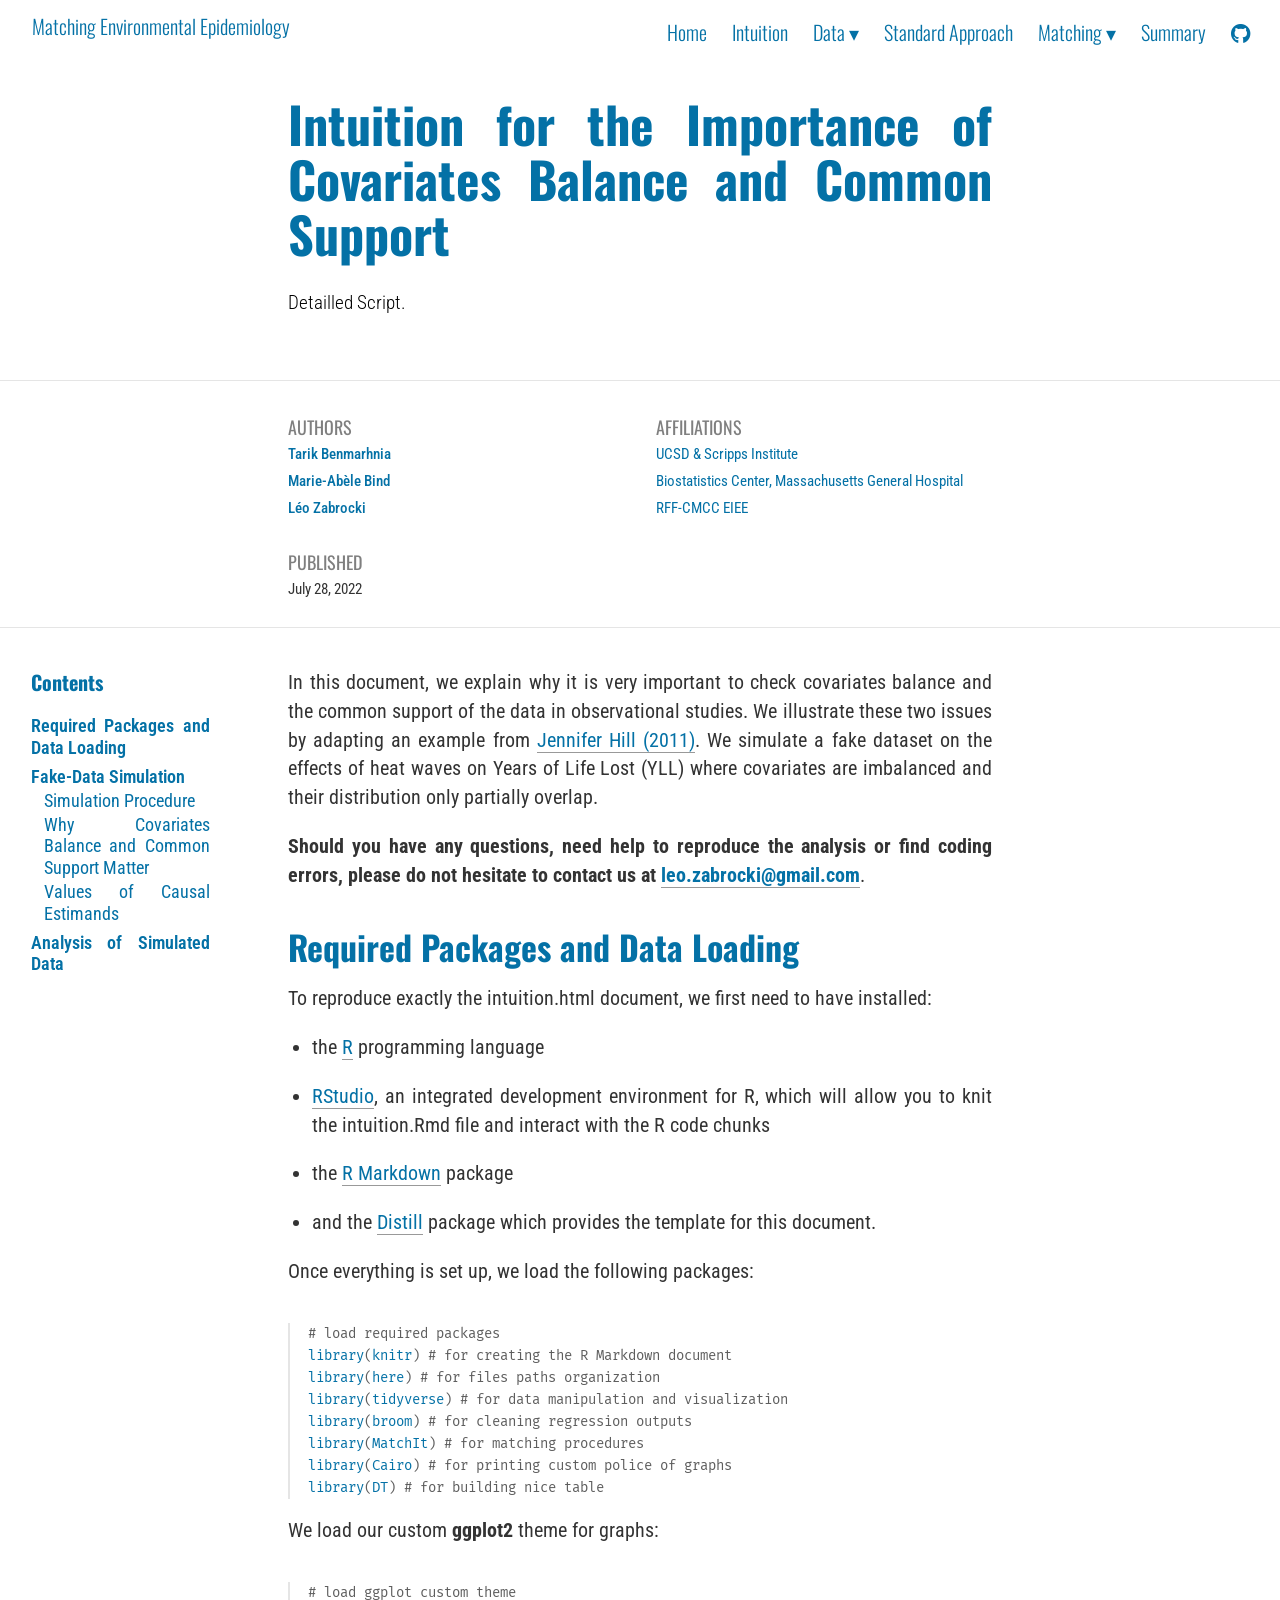
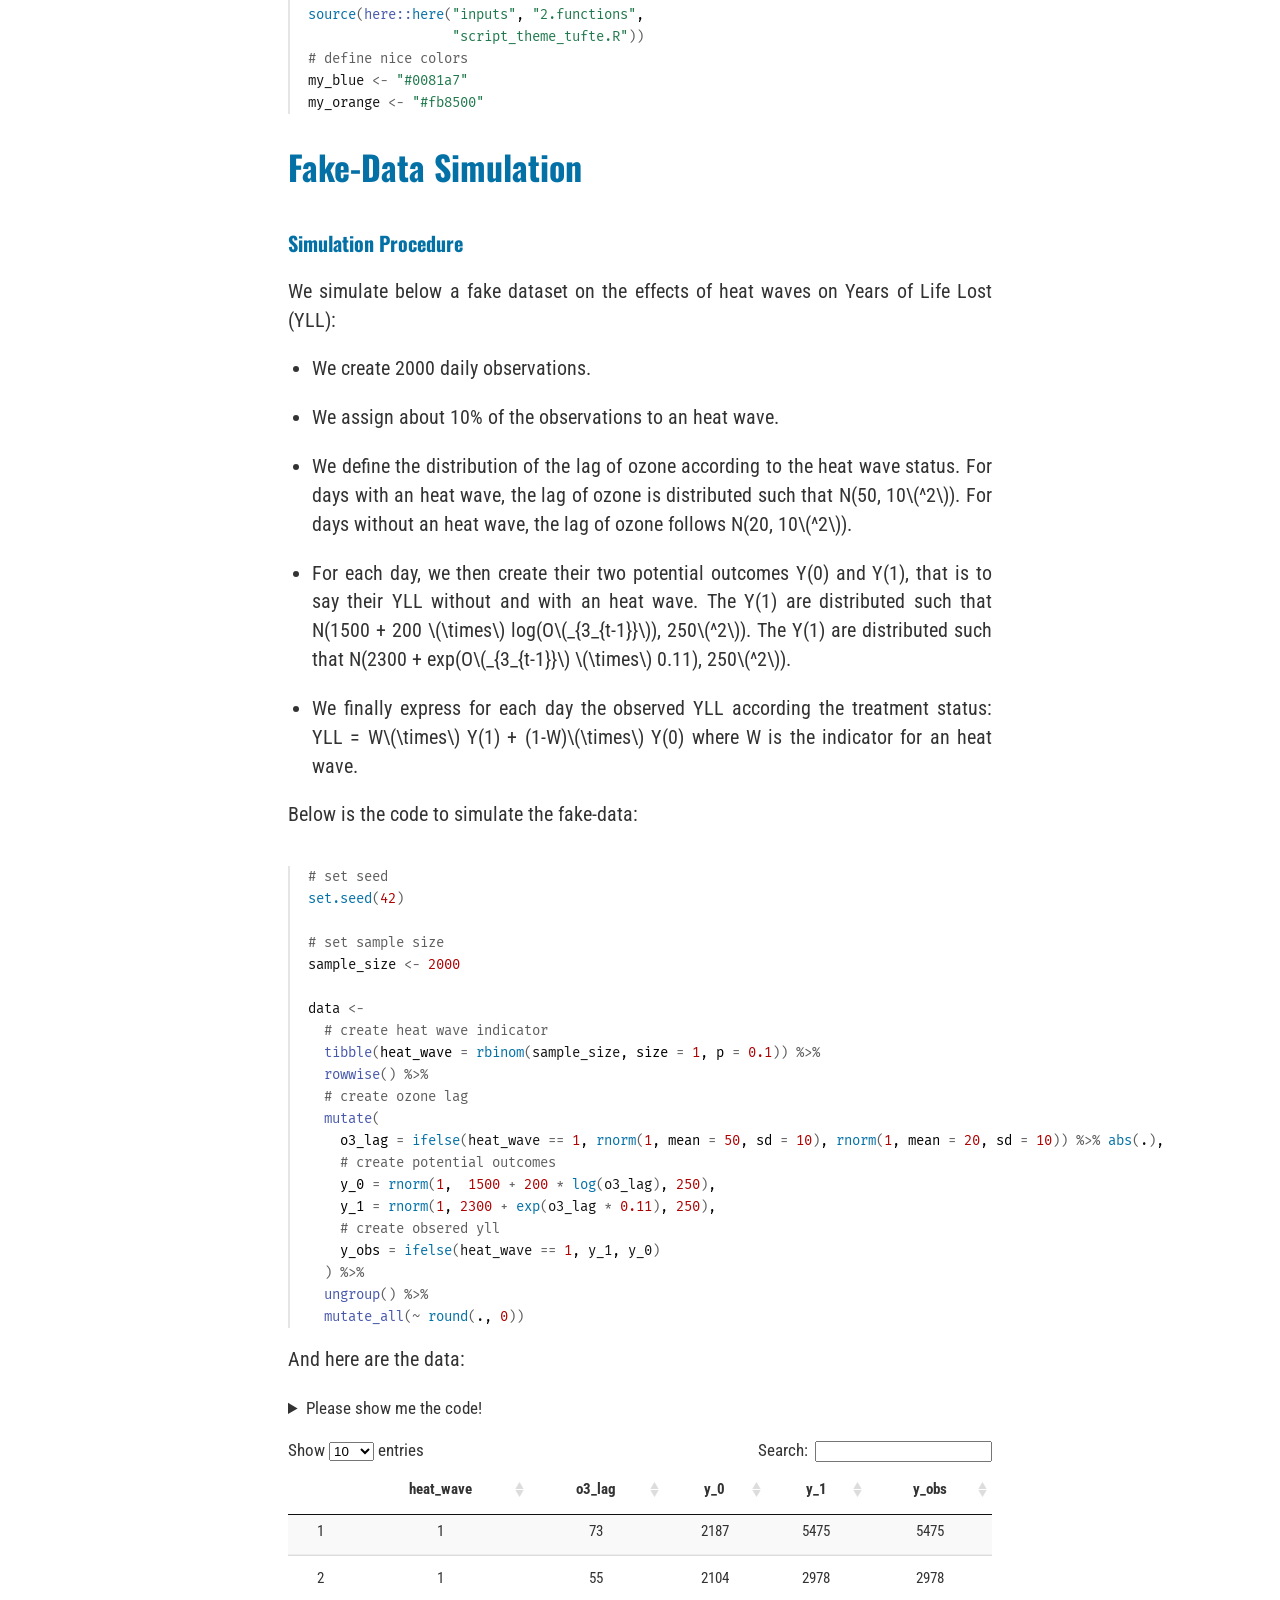
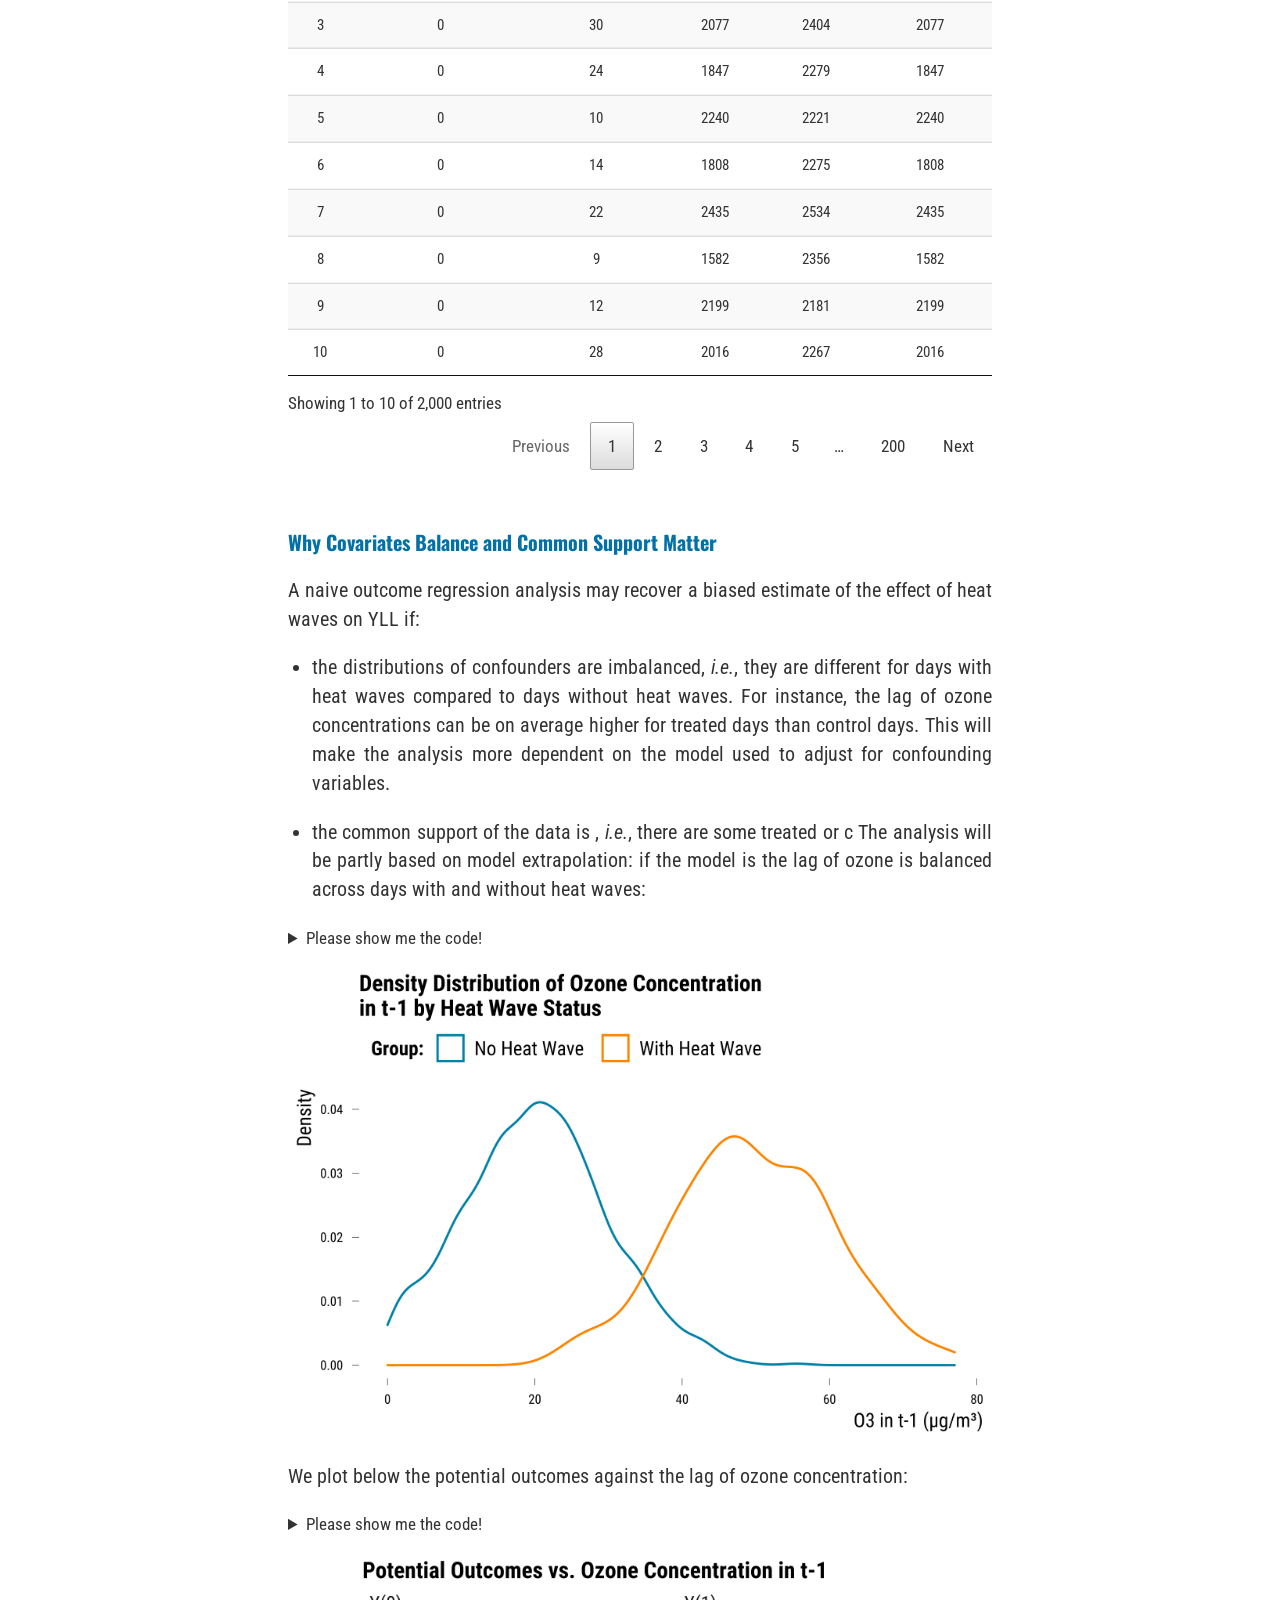
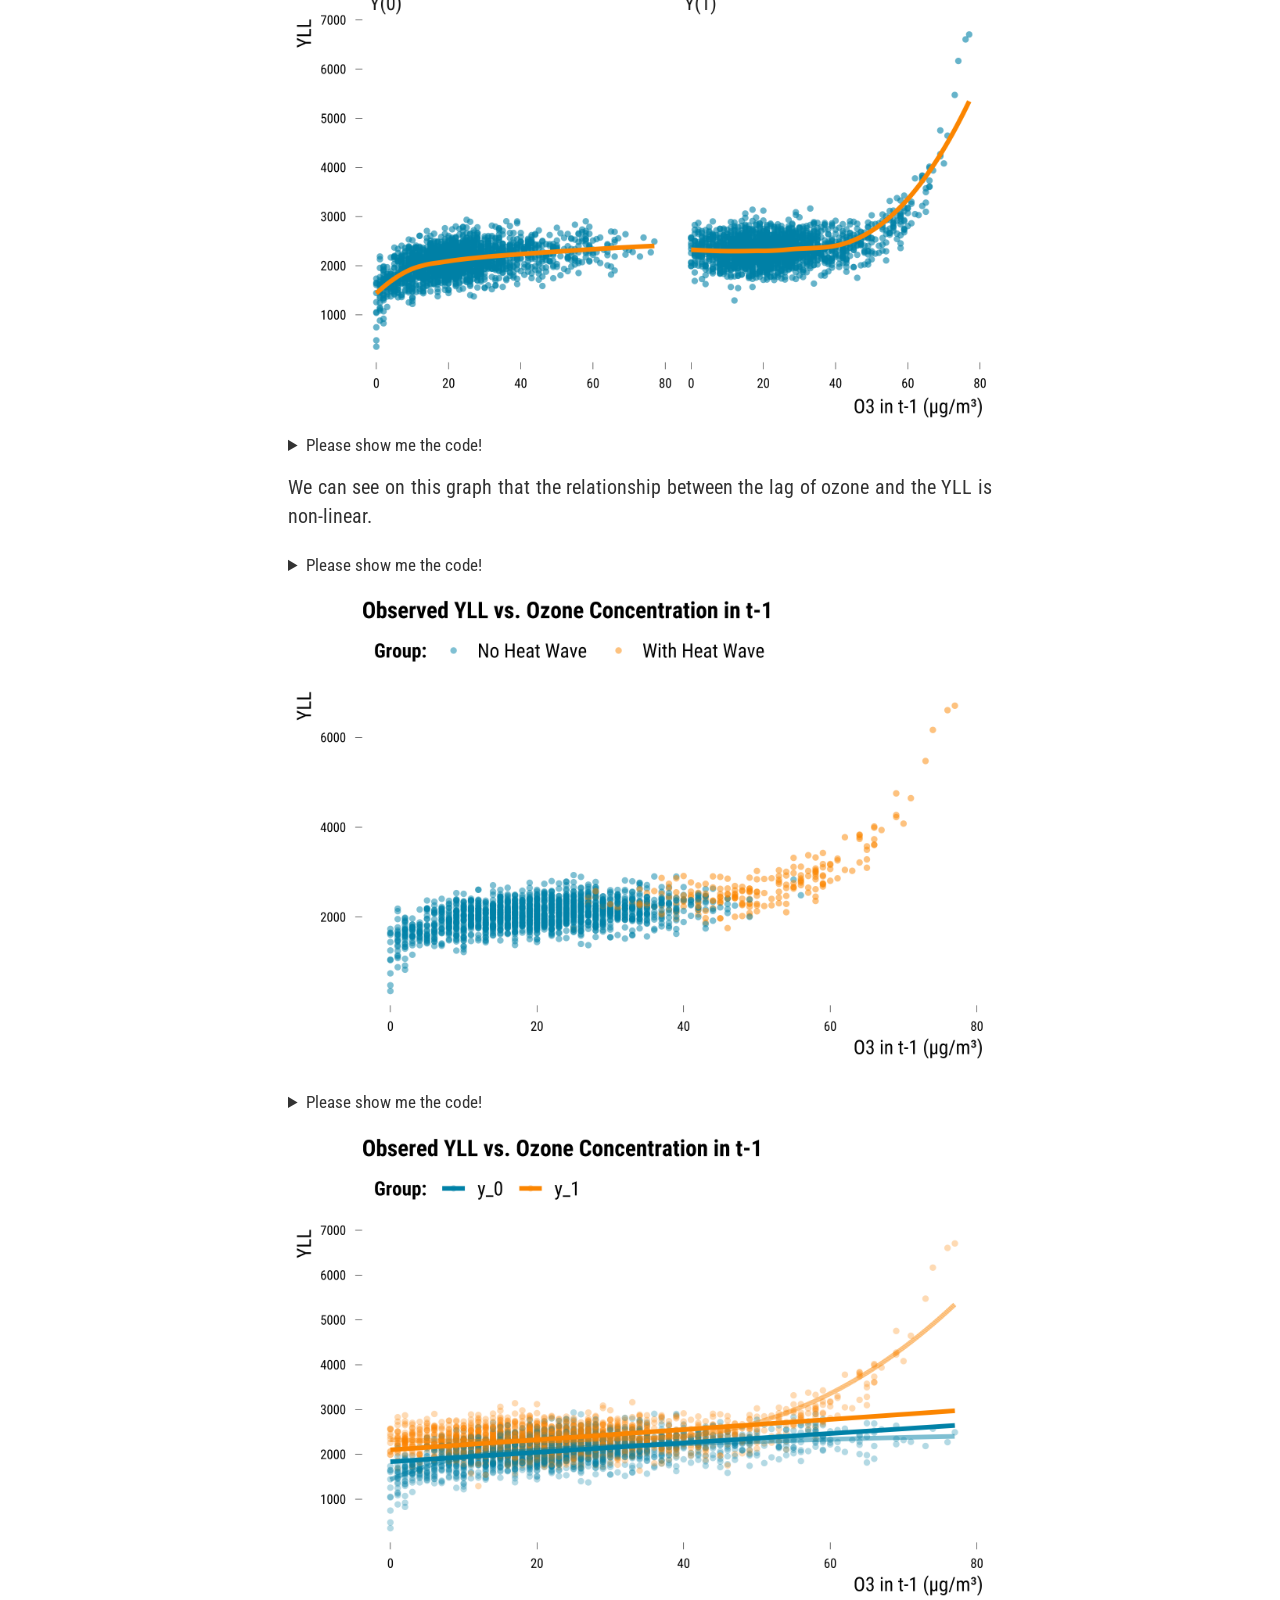
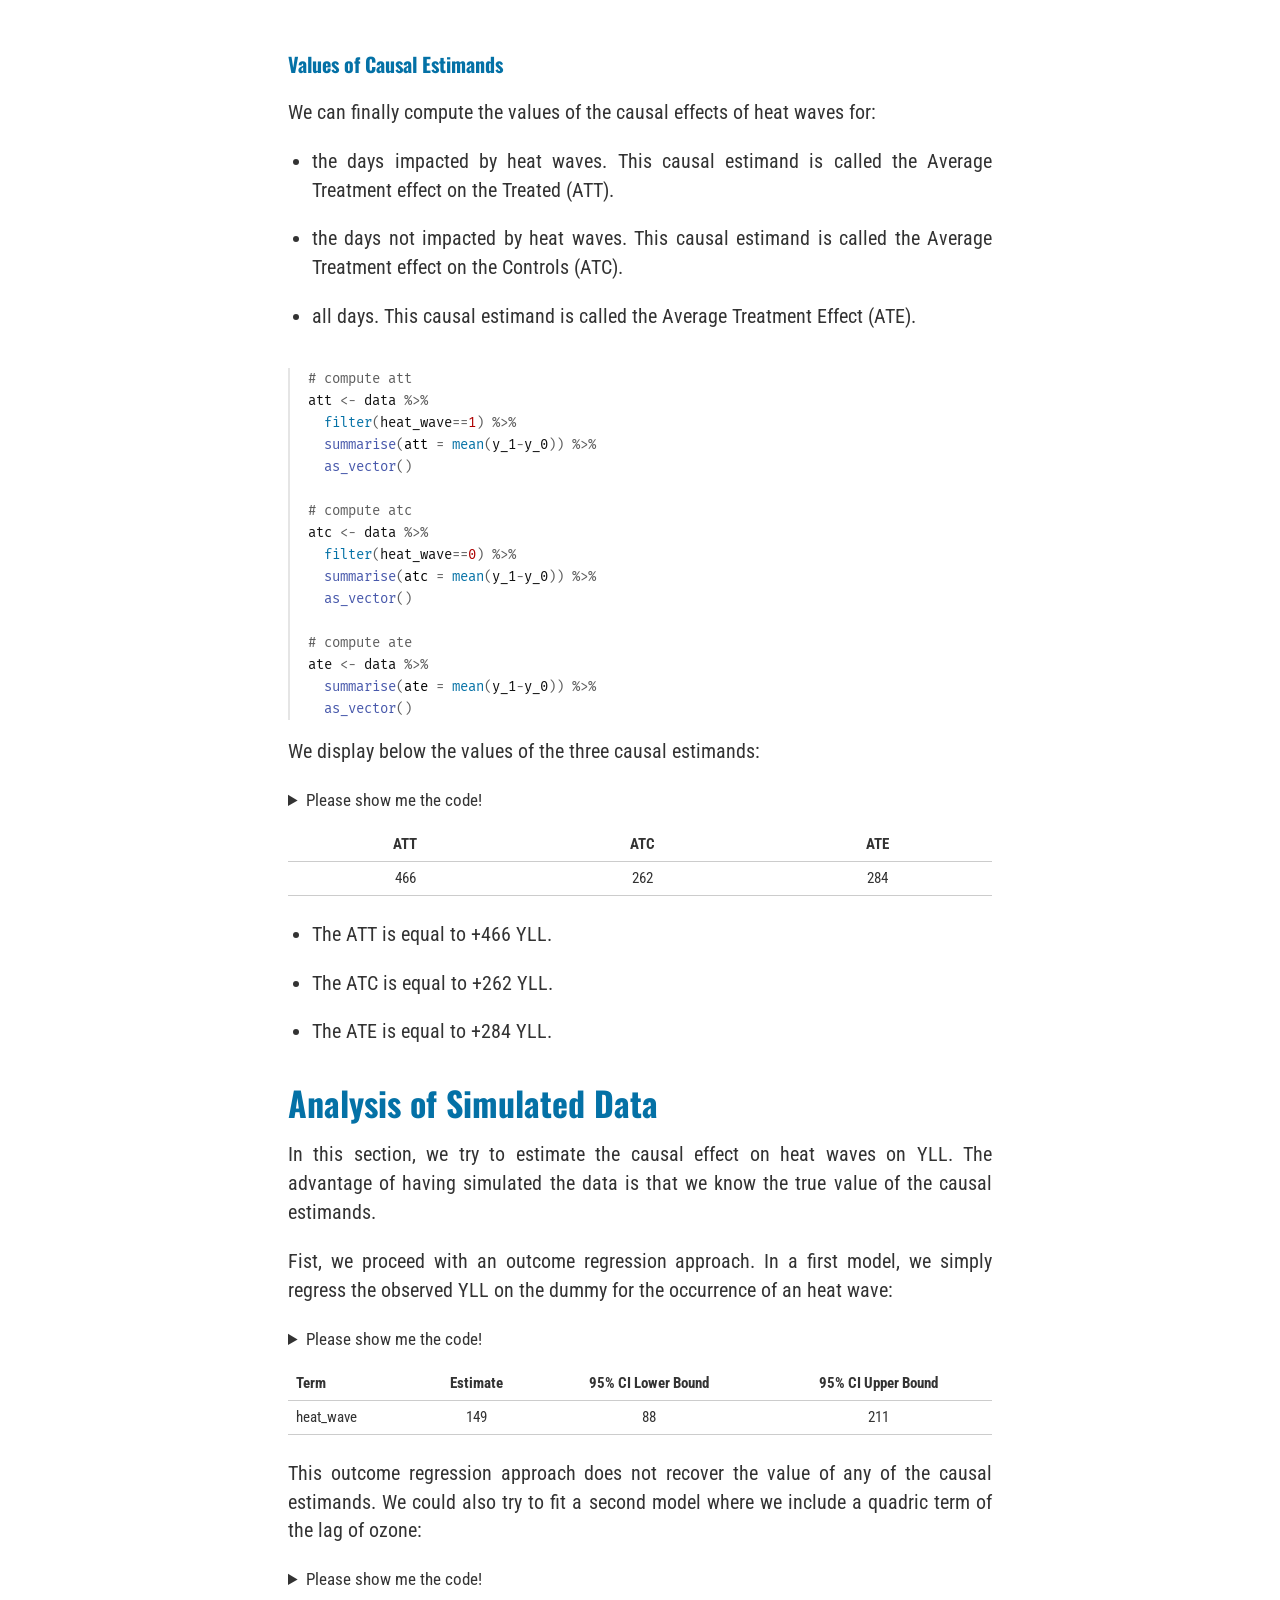
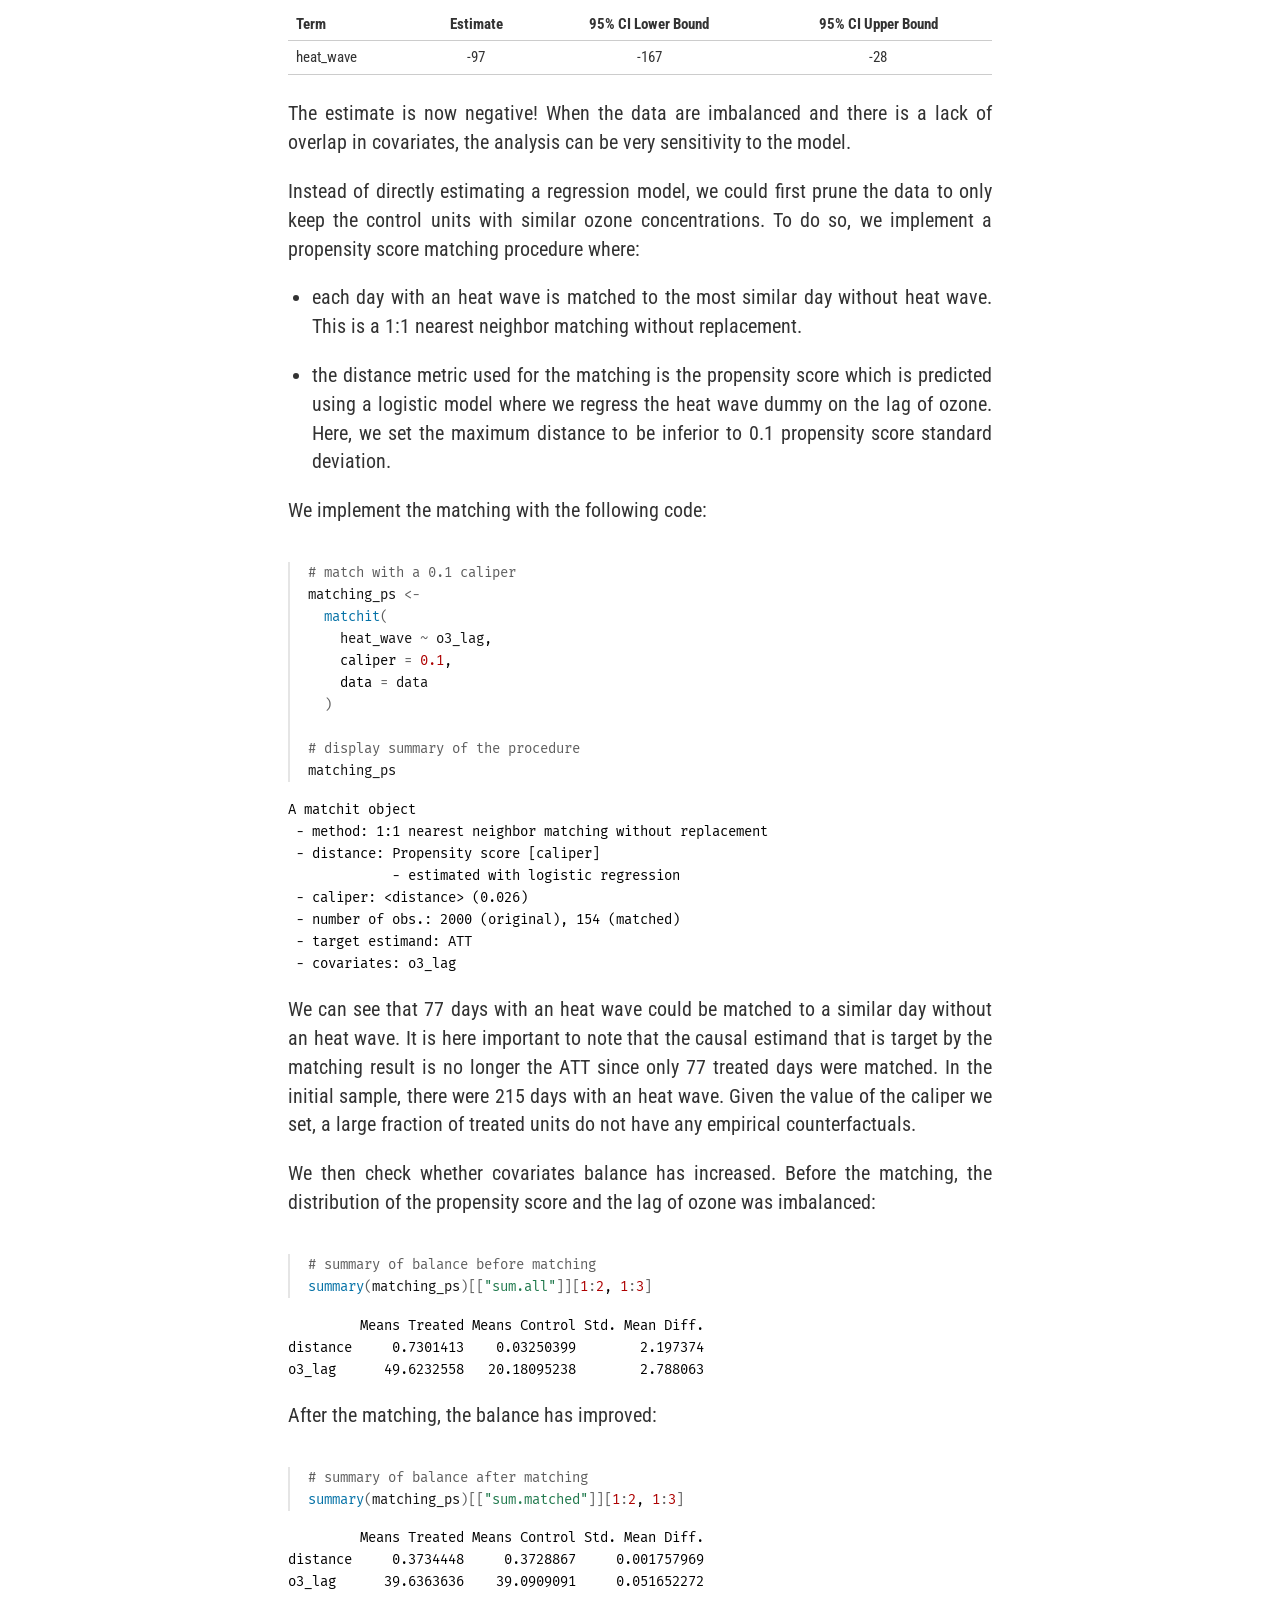
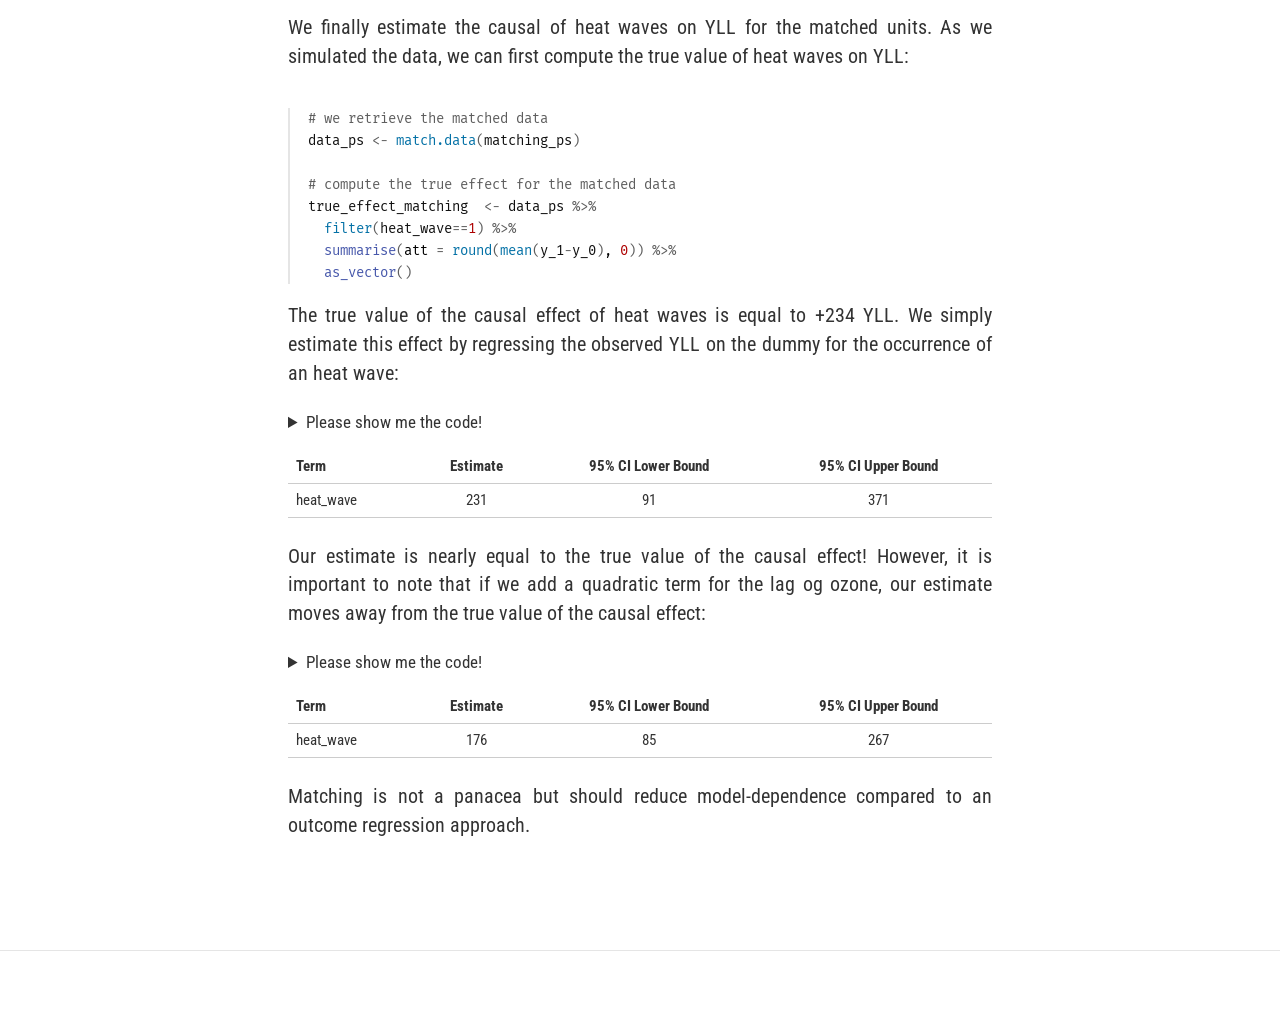
<file: docs/intuition.html>
<!DOCTYPE html>

<html xmlns="http://www.w3.org/1999/xhtml" lang="" xml:lang="">

<head>
  <meta charset="utf-8"/>
  <meta name="viewport" content="width=device-width, initial-scale=1"/>
  <meta http-equiv="X-UA-Compatible" content="IE=Edge,chrome=1"/>
  <meta name="generator" content="distill" />

  <style type="text/css">
  /* Hide doc at startup (prevent jankiness while JS renders/transforms) */
  body {
    visibility: hidden;
  }
  </style>

 <!--radix_placeholder_import_source-->
 <!--/radix_placeholder_import_source-->

<style type="text/css">code{white-space: pre;}</style>
<style type="text/css" data-origin="pandoc">
pre > code.sourceCode { white-space: pre; position: relative; }
pre > code.sourceCode > span { display: inline-block; line-height: 1.25; }
pre > code.sourceCode > span:empty { height: 1.2em; }
.sourceCode { overflow: visible; }
code.sourceCode > span { color: inherit; text-decoration: inherit; }
div.sourceCode { margin: 1em 0; }
pre.sourceCode { margin: 0; }
@media screen {
div.sourceCode { overflow: auto; }
}
@media print {
pre > code.sourceCode { white-space: pre-wrap; }
pre > code.sourceCode > span { text-indent: -5em; padding-left: 5em; }
}
pre.numberSource code
  { counter-reset: source-line 0; }
pre.numberSource code > span
  { position: relative; left: -4em; counter-increment: source-line; }
pre.numberSource code > span > a:first-child::before
  { content: counter(source-line);
    position: relative; left: -1em; text-align: right; vertical-align: baseline;
    border: none; display: inline-block;
    -webkit-touch-callout: none; -webkit-user-select: none;
    -khtml-user-select: none; -moz-user-select: none;
    -ms-user-select: none; user-select: none;
    padding: 0 4px; width: 4em;
    color: #aaaaaa;
  }
pre.numberSource { margin-left: 3em; border-left: 1px solid #aaaaaa;  padding-left: 4px; }
div.sourceCode
  {   }
@media screen {
pre > code.sourceCode > span > a:first-child::before { text-decoration: underline; }
}
code span.al { color: #ad0000; } /* Alert */
code span.an { color: #5e5e5e; } /* Annotation */
code span.at { } /* Attribute */
code span.bn { color: #ad0000; } /* BaseN */
code span.bu { } /* BuiltIn */
code span.cf { color: #007ba5; } /* ControlFlow */
code span.ch { color: #20794d; } /* Char */
code span.cn { color: #8f5902; } /* Constant */
code span.co { color: #5e5e5e; } /* Comment */
code span.cv { color: #5e5e5e; font-style: italic; } /* CommentVar */
code span.do { color: #5e5e5e; font-style: italic; } /* Documentation */
code span.dt { color: #ad0000; } /* DataType */
code span.dv { color: #ad0000; } /* DecVal */
code span.er { color: #ad0000; } /* Error */
code span.ex { } /* Extension */
code span.fl { color: #ad0000; } /* Float */
code span.fu { color: #4758ab; } /* Function */
code span.im { } /* Import */
code span.in { color: #5e5e5e; } /* Information */
code span.kw { color: #007ba5; } /* Keyword */
code span.op { color: #5e5e5e; } /* Operator */
code span.ot { color: #007ba5; } /* Other */
code span.pp { color: #ad0000; } /* Preprocessor */
code span.sc { color: #5e5e5e; } /* SpecialChar */
code span.ss { color: #20794d; } /* SpecialString */
code span.st { color: #20794d; } /* String */
code span.va { color: #111111; } /* Variable */
code span.vs { color: #20794d; } /* VerbatimString */
code span.wa { color: #5e5e5e; font-style: italic; } /* Warning */
</style>


  <!--radix_placeholder_meta_tags-->
  <title>Matching Environmental Epidemiology: Intuition for the Importance of Covariates Balance and Common Support</title>

  <meta property="description" itemprop="description" content="Detailled Script."/>


  <!--  https://schema.org/Article -->
  <meta property="article:published" itemprop="datePublished" content="2022-07-29"/>
  <meta property="article:created" itemprop="dateCreated" content="2022-07-29"/>
  <meta name="article:author" content="Tarik Benmarhnia"/>
  <meta name="article:author" content="Marie-Abèle Bind"/>
  <meta name="article:author" content="Léo Zabrocki"/>

  <!--  https://developers.facebook.com/docs/sharing/webmasters#markup -->
  <meta property="og:title" content="Matching Environmental Epidemiology: Intuition for the Importance of Covariates Balance and Common Support"/>
  <meta property="og:type" content="article"/>
  <meta property="og:description" content="Detailled Script."/>
  <meta property="og:locale" content="en_US"/>
  <meta property="og:site_name" content="Matching Environmental Epidemiology"/>

  <!--  https://dev.twitter.com/cards/types/summary -->
  <meta property="twitter:card" content="summary"/>
  <meta property="twitter:title" content="Matching Environmental Epidemiology: Intuition for the Importance of Covariates Balance and Common Support"/>
  <meta property="twitter:description" content="Detailled Script."/>

  <!--/radix_placeholder_meta_tags-->
  <!--radix_placeholder_rmarkdown_metadata-->

  <script type="text/json" id="radix-rmarkdown-metadata">
  {"type":"list","attributes":{"names":{"type":"character","attributes":{},"value":["title","description","author","date","output"]}},"value":[{"type":"character","attributes":{},"value":["Intuition for the Importance of Covariates Balance and Common Support"]},{"type":"character","attributes":{},"value":["Detailled Script.\n"]},{"type":"list","attributes":{},"value":[{"type":"list","attributes":{"names":{"type":"character","attributes":{},"value":["name","url","affiliation","affiliation_url"]}},"value":[{"type":"character","attributes":{},"value":["Tarik Benmarhnia"]},{"type":"character","attributes":{},"value":["https://profiles.ucsd.edu/tarik.benmarhnia"]},{"type":"character","attributes":{},"value":["UCSD & Scripps Institute"]},{"type":"character","attributes":{},"value":["https://benmarhniaresearch.ucsd.edu/"]}]},{"type":"list","attributes":{"names":{"type":"character","attributes":{},"value":["name","url","affiliation","affiliation_url"]}},"value":[{"type":"character","attributes":{},"value":["Marie-Abèle Bind"]},{"type":"character","attributes":{},"value":["https://scholar.harvard.edu/marie-abele"]},{"type":"character","attributes":{},"value":["Biostatistics Center, Massachusetts General Hospital"]},{"type":"character","attributes":{},"value":["https://biostatistics.massgeneral.org/faculty/marie-abele-bind-phd/"]}]},{"type":"list","attributes":{"names":{"type":"character","attributes":{},"value":["name","url","affiliation","affiliation_url"]}},"value":[{"type":"character","attributes":{},"value":["Léo Zabrocki"]},{"type":"character","attributes":{},"value":["https://lzabrocki.github.io/"]},{"type":"character","attributes":{},"value":["RFF-CMCC EIEE"]},{"type":"character","attributes":{},"value":["https://www.eiee.org/"]}]}]},{"type":"character","attributes":{},"value":["2022-07-29"]},{"type":"list","attributes":{"names":{"type":"character","attributes":{},"value":["distill::distill_article"]}},"value":[{"type":"list","attributes":{"names":{"type":"character","attributes":{},"value":["toc","toc_depth"]}},"value":[{"type":"logical","attributes":{},"value":[true]},{"type":"integer","attributes":{},"value":[3]}]}]}]}
  </script>
  <!--/radix_placeholder_rmarkdown_metadata-->
  <!--radix_placeholder_navigation_in_header-->
  <meta name="distill:offset" content=""/>

  <script type="application/javascript">

    window.headroom_prevent_pin = false;

    window.document.addEventListener("DOMContentLoaded", function (event) {

      // initialize headroom for banner
      var header = $('header').get(0);
      var headerHeight = header.offsetHeight;
      var headroom = new Headroom(header, {
        tolerance: 5,
        onPin : function() {
          if (window.headroom_prevent_pin) {
            window.headroom_prevent_pin = false;
            headroom.unpin();
          }
        }
      });
      headroom.init();
      if(window.location.hash)
        headroom.unpin();
      $(header).addClass('headroom--transition');

      // offset scroll location for banner on hash change
      // (see: https://github.com/WickyNilliams/headroom.js/issues/38)
      window.addEventListener("hashchange", function(event) {
        window.scrollTo(0, window.pageYOffset - (headerHeight + 25));
      });

      // responsive menu
      $('.distill-site-header').each(function(i, val) {
        var topnav = $(this);
        var toggle = topnav.find('.nav-toggle');
        toggle.on('click', function() {
          topnav.toggleClass('responsive');
        });
      });

      // nav dropdowns
      $('.nav-dropbtn').click(function(e) {
        $(this).next('.nav-dropdown-content').toggleClass('nav-dropdown-active');
        $(this).parent().siblings('.nav-dropdown')
           .children('.nav-dropdown-content').removeClass('nav-dropdown-active');
      });
      $("body").click(function(e){
        $('.nav-dropdown-content').removeClass('nav-dropdown-active');
      });
      $(".nav-dropdown").click(function(e){
        e.stopPropagation();
      });
    });
  </script>

  <style type="text/css">

  /* Theme (user-documented overrideables for nav appearance) */

  .distill-site-nav {
    color: rgba(255, 255, 255, 0.8);
    background-color: #0F2E3D;
    font-size: 15px;
    font-weight: 300;
  }

  .distill-site-nav a {
    color: inherit;
    text-decoration: none;
  }

  .distill-site-nav a:hover {
    color: white;
  }

  @media print {
    .distill-site-nav {
      display: none;
    }
  }

  .distill-site-header {

  }

  .distill-site-footer {

  }


  /* Site Header */

  .distill-site-header {
    width: 100%;
    box-sizing: border-box;
    z-index: 3;
  }

  .distill-site-header .nav-left {
    display: inline-block;
    margin-left: 8px;
  }

  @media screen and (max-width: 768px) {
    .distill-site-header .nav-left {
      margin-left: 0;
    }
  }


  .distill-site-header .nav-right {
    float: right;
    margin-right: 8px;
  }

  .distill-site-header a,
  .distill-site-header .title {
    display: inline-block;
    text-align: center;
    padding: 14px 10px 14px 10px;
  }

  .distill-site-header .title {
    font-size: 18px;
    min-width: 150px;
  }

  .distill-site-header .logo {
    padding: 0;
  }

  .distill-site-header .logo img {
    display: none;
    max-height: 20px;
    width: auto;
    margin-bottom: -4px;
  }

  .distill-site-header .nav-image img {
    max-height: 18px;
    width: auto;
    display: inline-block;
    margin-bottom: -3px;
  }



  @media screen and (min-width: 1000px) {
    .distill-site-header .logo img {
      display: inline-block;
    }
    .distill-site-header .nav-left {
      margin-left: 20px;
    }
    .distill-site-header .nav-right {
      margin-right: 20px;
    }
    .distill-site-header .title {
      padding-left: 12px;
    }
  }


  .distill-site-header .nav-toggle {
    display: none;
  }

  .nav-dropdown {
    display: inline-block;
    position: relative;
  }

  .nav-dropdown .nav-dropbtn {
    border: none;
    outline: none;
    color: rgba(255, 255, 255, 0.8);
    padding: 16px 10px;
    background-color: transparent;
    font-family: inherit;
    font-size: inherit;
    font-weight: inherit;
    margin: 0;
    margin-top: 1px;
    z-index: 2;
  }

  .nav-dropdown-content {
    display: none;
    position: absolute;
    background-color: white;
    min-width: 200px;
    border: 1px solid rgba(0,0,0,0.15);
    border-radius: 4px;
    box-shadow: 0px 8px 16px 0px rgba(0,0,0,0.1);
    z-index: 1;
    margin-top: 2px;
    white-space: nowrap;
    padding-top: 4px;
    padding-bottom: 4px;
  }

  .nav-dropdown-content hr {
    margin-top: 4px;
    margin-bottom: 4px;
    border: none;
    border-bottom: 1px solid rgba(0, 0, 0, 0.1);
  }

  .nav-dropdown-active {
    display: block;
  }

  .nav-dropdown-content a, .nav-dropdown-content .nav-dropdown-header {
    color: black;
    padding: 6px 24px;
    text-decoration: none;
    display: block;
    text-align: left;
  }

  .nav-dropdown-content .nav-dropdown-header {
    display: block;
    padding: 5px 24px;
    padding-bottom: 0;
    text-transform: uppercase;
    font-size: 14px;
    color: #999999;
    white-space: nowrap;
  }

  .nav-dropdown:hover .nav-dropbtn {
    color: white;
  }

  .nav-dropdown-content a:hover {
    background-color: #ddd;
    color: black;
  }

  .nav-right .nav-dropdown-content {
    margin-left: -45%;
    right: 0;
  }

  @media screen and (max-width: 768px) {
    .distill-site-header a, .distill-site-header .nav-dropdown  {display: none;}
    .distill-site-header a.nav-toggle {
      float: right;
      display: block;
    }
    .distill-site-header .title {
      margin-left: 0;
    }
    .distill-site-header .nav-right {
      margin-right: 0;
    }
    .distill-site-header {
      overflow: hidden;
    }
    .nav-right .nav-dropdown-content {
      margin-left: 0;
    }
  }


  @media screen and (max-width: 768px) {
    .distill-site-header.responsive {position: relative; min-height: 500px; }
    .distill-site-header.responsive a.nav-toggle {
      position: absolute;
      right: 0;
      top: 0;
    }
    .distill-site-header.responsive a,
    .distill-site-header.responsive .nav-dropdown {
      display: block;
      text-align: left;
    }
    .distill-site-header.responsive .nav-left,
    .distill-site-header.responsive .nav-right {
      width: 100%;
    }
    .distill-site-header.responsive .nav-dropdown {float: none;}
    .distill-site-header.responsive .nav-dropdown-content {position: relative;}
    .distill-site-header.responsive .nav-dropdown .nav-dropbtn {
      display: block;
      width: 100%;
      text-align: left;
    }
  }

  /* Site Footer */

  .distill-site-footer {
    width: 100%;
    overflow: hidden;
    box-sizing: border-box;
    z-index: 3;
    margin-top: 30px;
    padding-top: 30px;
    padding-bottom: 30px;
    text-align: center;
  }

  /* Headroom */

  d-title {
    padding-top: 6rem;
  }

  @media print {
    d-title {
      padding-top: 4rem;
    }
  }

  .headroom {
    z-index: 1000;
    position: fixed;
    top: 0;
    left: 0;
    right: 0;
  }

  .headroom--transition {
    transition: all .4s ease-in-out;
  }

  .headroom--unpinned {
    top: -100px;
  }

  .headroom--pinned {
    top: 0;
  }

  /* adjust viewport for navbar height */
  /* helps vertically center bootstrap (non-distill) content */
  .min-vh-100 {
    min-height: calc(100vh - 100px) !important;
  }

  </style>

  <script src="site_libs/jquery-3.6.0/jquery-3.6.0.min.js"></script>
  <link href="site_libs/font-awesome-5.1.0/css/all.css" rel="stylesheet"/>
  <link href="site_libs/font-awesome-5.1.0/css/v4-shims.css" rel="stylesheet"/>
  <script src="site_libs/headroom-0.9.4/headroom.min.js"></script>
  <!--/radix_placeholder_navigation_in_header-->
  <!--radix_placeholder_distill-->

  <style type="text/css">

  body {
    background-color: white;
  }

  .pandoc-table {
    width: 100%;
  }

  .pandoc-table>caption {
    margin-bottom: 10px;
  }

  .pandoc-table th:not([align]) {
    text-align: left;
  }

  .pagedtable-footer {
    font-size: 15px;
  }

  d-byline .byline {
    grid-template-columns: 2fr 2fr;
  }

  d-byline .byline h3 {
    margin-block-start: 1.5em;
  }

  d-byline .byline .authors-affiliations h3 {
    margin-block-start: 0.5em;
  }

  .authors-affiliations .orcid-id {
    width: 16px;
    height:16px;
    margin-left: 4px;
    margin-right: 4px;
    vertical-align: middle;
    padding-bottom: 2px;
  }

  d-title .dt-tags {
    margin-top: 1em;
    grid-column: text;
  }

  .dt-tags .dt-tag {
    text-decoration: none;
    display: inline-block;
    color: rgba(0,0,0,0.6);
    padding: 0em 0.4em;
    margin-right: 0.5em;
    margin-bottom: 0.4em;
    font-size: 70%;
    border: 1px solid rgba(0,0,0,0.2);
    border-radius: 3px;
    text-transform: uppercase;
    font-weight: 500;
  }

  d-article table.gt_table td,
  d-article table.gt_table th {
    border-bottom: none;
  }

  .html-widget {
    margin-bottom: 2.0em;
  }

  .l-screen-inset {
    padding-right: 16px;
  }

  .l-screen .caption {
    margin-left: 10px;
  }

  .shaded {
    background: rgb(247, 247, 247);
    padding-top: 20px;
    padding-bottom: 20px;
    border-top: 1px solid rgba(0, 0, 0, 0.1);
    border-bottom: 1px solid rgba(0, 0, 0, 0.1);
  }

  .shaded .html-widget {
    margin-bottom: 0;
    border: 1px solid rgba(0, 0, 0, 0.1);
  }

  .shaded .shaded-content {
    background: white;
  }

  .text-output {
    margin-top: 0;
    line-height: 1.5em;
  }

  .hidden {
    display: none !important;
  }

  d-article {
    padding-top: 2.5rem;
    padding-bottom: 30px;
  }

  d-appendix {
    padding-top: 30px;
  }

  d-article>p>img {
    width: 100%;
  }

  d-article h2 {
    margin: 1rem 0 1.5rem 0;
  }

  d-article h3 {
    margin-top: 1.5rem;
  }

  d-article iframe {
    border: 1px solid rgba(0, 0, 0, 0.1);
    margin-bottom: 2.0em;
    width: 100%;
  }

  /* Tweak code blocks */

  d-article div.sourceCode code,
  d-article pre code {
    font-family: Consolas, Monaco, 'Andale Mono', 'Ubuntu Mono', monospace;
  }

  d-article pre,
  d-article div.sourceCode,
  d-article div.sourceCode pre {
    overflow: auto;
  }

  d-article div.sourceCode {
    background-color: white;
  }

  d-article div.sourceCode pre {
    padding-left: 10px;
    font-size: 12px;
    border-left: 2px solid rgba(0,0,0,0.1);
  }

  d-article pre {
    font-size: 12px;
    color: black;
    background: none;
    margin-top: 0;
    text-align: left;
    white-space: pre;
    word-spacing: normal;
    word-break: normal;
    word-wrap: normal;
    line-height: 1.5;

    -moz-tab-size: 4;
    -o-tab-size: 4;
    tab-size: 4;

    -webkit-hyphens: none;
    -moz-hyphens: none;
    -ms-hyphens: none;
    hyphens: none;
  }

  d-article pre a {
    border-bottom: none;
  }

  d-article pre a:hover {
    border-bottom: none;
    text-decoration: underline;
  }

  d-article details {
    grid-column: text;
    margin-bottom: 0.8em;
  }

  @media(min-width: 768px) {

  d-article pre,
  d-article div.sourceCode,
  d-article div.sourceCode pre {
    overflow: visible !important;
  }

  d-article div.sourceCode pre {
    padding-left: 18px;
    font-size: 14px;
  }

  d-article pre {
    font-size: 14px;
  }

  }

  figure img.external {
    background: white;
    border: 1px solid rgba(0, 0, 0, 0.1);
    box-shadow: 0 1px 8px rgba(0, 0, 0, 0.1);
    padding: 18px;
    box-sizing: border-box;
  }

  /* CSS for d-contents */

  .d-contents {
    grid-column: text;
    color: rgba(0,0,0,0.8);
    font-size: 0.9em;
    padding-bottom: 1em;
    margin-bottom: 1em;
    padding-bottom: 0.5em;
    margin-bottom: 1em;
    padding-left: 0.25em;
    justify-self: start;
  }

  @media(min-width: 1000px) {
    .d-contents.d-contents-float {
      height: 0;
      grid-column-start: 1;
      grid-column-end: 4;
      justify-self: center;
      padding-right: 3em;
      padding-left: 2em;
    }
  }

  .d-contents nav h3 {
    font-size: 18px;
    margin-top: 0;
    margin-bottom: 1em;
  }

  .d-contents li {
    list-style-type: none
  }

  .d-contents nav > ul {
    padding-left: 0;
  }

  .d-contents ul {
    padding-left: 1em
  }

  .d-contents nav ul li {
    margin-top: 0.6em;
    margin-bottom: 0.2em;
  }

  .d-contents nav a {
    font-size: 13px;
    border-bottom: none;
    text-decoration: none
    color: rgba(0, 0, 0, 0.8);
  }

  .d-contents nav a:hover {
    text-decoration: underline solid rgba(0, 0, 0, 0.6)
  }

  .d-contents nav > ul > li > a {
    font-weight: 600;
  }

  .d-contents nav > ul > li > ul {
    font-weight: inherit;
  }

  .d-contents nav > ul > li > ul > li {
    margin-top: 0.2em;
  }


  .d-contents nav ul {
    margin-top: 0;
    margin-bottom: 0.25em;
  }

  .d-article-with-toc h2:nth-child(2) {
    margin-top: 0;
  }


  /* Figure */

  .figure {
    position: relative;
    margin-bottom: 2.5em;
    margin-top: 1.5em;
  }

  .figure img {
    width: 100%;
  }

  .figure .caption {
    color: rgba(0, 0, 0, 0.6);
    font-size: 12px;
    line-height: 1.5em;
  }

  .figure img.external {
    background: white;
    border: 1px solid rgba(0, 0, 0, 0.1);
    box-shadow: 0 1px 8px rgba(0, 0, 0, 0.1);
    padding: 18px;
    box-sizing: border-box;
  }

  .figure .caption a {
    color: rgba(0, 0, 0, 0.6);
  }

  .figure .caption b,
  .figure .caption strong, {
    font-weight: 600;
    color: rgba(0, 0, 0, 1.0);
  }

  /* Citations */

  d-article .citation {
    color: inherit;
    cursor: inherit;
  }

  div.hanging-indent{
    margin-left: 1em; text-indent: -1em;
  }

  /* Citation hover box */

  .tippy-box[data-theme~=light-border] {
    background-color: rgba(250, 250, 250, 0.95);
  }

  .tippy-content > p {
    margin-bottom: 0;
    padding: 2px;
  }


  /* Tweak 1000px media break to show more text */

  @media(min-width: 1000px) {
    .base-grid,
    distill-header,
    d-title,
    d-abstract,
    d-article,
    d-appendix,
    distill-appendix,
    d-byline,
    d-footnote-list,
    d-citation-list,
    distill-footer {
      grid-template-columns: [screen-start] 1fr [page-start kicker-start] 80px [middle-start] 50px [text-start kicker-end] 65px 65px 65px 65px 65px 65px 65px 65px [text-end gutter-start] 65px [middle-end] 65px [page-end gutter-end] 1fr [screen-end];
      grid-column-gap: 16px;
    }

    .grid {
      grid-column-gap: 16px;
    }

    d-article {
      font-size: 1.06rem;
      line-height: 1.7em;
    }
    figure .caption, .figure .caption, figure figcaption {
      font-size: 13px;
    }
  }

  @media(min-width: 1180px) {
    .base-grid,
    distill-header,
    d-title,
    d-abstract,
    d-article,
    d-appendix,
    distill-appendix,
    d-byline,
    d-footnote-list,
    d-citation-list,
    distill-footer {
      grid-template-columns: [screen-start] 1fr [page-start kicker-start] 60px [middle-start] 60px [text-start kicker-end] 60px 60px 60px 60px 60px 60px 60px 60px [text-end gutter-start] 60px [middle-end] 60px [page-end gutter-end] 1fr [screen-end];
      grid-column-gap: 32px;
    }

    .grid {
      grid-column-gap: 32px;
    }
  }


  /* Get the citation styles for the appendix (not auto-injected on render since
     we do our own rendering of the citation appendix) */

  d-appendix .citation-appendix,
  .d-appendix .citation-appendix {
    font-size: 11px;
    line-height: 15px;
    border-left: 1px solid rgba(0, 0, 0, 0.1);
    padding-left: 18px;
    border: 1px solid rgba(0,0,0,0.1);
    background: rgba(0, 0, 0, 0.02);
    padding: 10px 18px;
    border-radius: 3px;
    color: rgba(150, 150, 150, 1);
    overflow: hidden;
    margin-top: -12px;
    white-space: pre-wrap;
    word-wrap: break-word;
  }

  /* Include appendix styles here so they can be overridden */

  d-appendix {
    contain: layout style;
    font-size: 0.8em;
    line-height: 1.7em;
    margin-top: 60px;
    margin-bottom: 0;
    border-top: 1px solid rgba(0, 0, 0, 0.1);
    color: rgba(0,0,0,0.5);
    padding-top: 60px;
    padding-bottom: 48px;
  }

  d-appendix h3 {
    grid-column: page-start / text-start;
    font-size: 15px;
    font-weight: 500;
    margin-top: 1em;
    margin-bottom: 0;
    color: rgba(0,0,0,0.65);
  }

  d-appendix h3 + * {
    margin-top: 1em;
  }

  d-appendix ol {
    padding: 0 0 0 15px;
  }

  @media (min-width: 768px) {
    d-appendix ol {
      padding: 0 0 0 30px;
      margin-left: -30px;
    }
  }

  d-appendix li {
    margin-bottom: 1em;
  }

  d-appendix a {
    color: rgba(0, 0, 0, 0.6);
  }

  d-appendix > * {
    grid-column: text;
  }

  d-appendix > d-footnote-list,
  d-appendix > d-citation-list,
  d-appendix > distill-appendix {
    grid-column: screen;
  }

  /* Include footnote styles here so they can be overridden */

  d-footnote-list {
    contain: layout style;
  }

  d-footnote-list > * {
    grid-column: text;
  }

  d-footnote-list a.footnote-backlink {
    color: rgba(0,0,0,0.3);
    padding-left: 0.5em;
  }



  /* Anchor.js */

  .anchorjs-link {
    /*transition: all .25s linear; */
    text-decoration: none;
    border-bottom: none;
  }
  *:hover > .anchorjs-link {
    margin-left: -1.125em !important;
    text-decoration: none;
    border-bottom: none;
  }

  /* Social footer */

  .social_footer {
    margin-top: 30px;
    margin-bottom: 0;
    color: rgba(0,0,0,0.67);
  }

  .disqus-comments {
    margin-right: 30px;
  }

  .disqus-comment-count {
    border-bottom: 1px solid rgba(0, 0, 0, 0.4);
    cursor: pointer;
  }

  #disqus_thread {
    margin-top: 30px;
  }

  .article-sharing a {
    border-bottom: none;
    margin-right: 8px;
  }

  .article-sharing a:hover {
    border-bottom: none;
  }

  .sidebar-section.subscribe {
    font-size: 12px;
    line-height: 1.6em;
  }

  .subscribe p {
    margin-bottom: 0.5em;
  }


  .article-footer .subscribe {
    font-size: 15px;
    margin-top: 45px;
  }


  .sidebar-section.custom {
    font-size: 12px;
    line-height: 1.6em;
  }

  .custom p {
    margin-bottom: 0.5em;
  }

  /* Styles for listing layout (hide title) */
  .layout-listing d-title, .layout-listing .d-title {
    display: none;
  }

  /* Styles for posts lists (not auto-injected) */


  .posts-with-sidebar {
    padding-left: 45px;
    padding-right: 45px;
  }

  .posts-list .description h2,
  .posts-list .description p {
    font-family: -apple-system, BlinkMacSystemFont, "Segoe UI", Roboto, Oxygen, Ubuntu, Cantarell, "Fira Sans", "Droid Sans", "Helvetica Neue", Arial, sans-serif;
  }

  .posts-list .description h2 {
    font-weight: 700;
    border-bottom: none;
    padding-bottom: 0;
  }

  .posts-list h2.post-tag {
    border-bottom: 1px solid rgba(0, 0, 0, 0.2);
    padding-bottom: 12px;
  }
  .posts-list {
    margin-top: 60px;
    margin-bottom: 24px;
  }

  .posts-list .post-preview {
    text-decoration: none;
    overflow: hidden;
    display: block;
    border-bottom: 1px solid rgba(0, 0, 0, 0.1);
    padding: 24px 0;
  }

  .post-preview-last {
    border-bottom: none !important;
  }

  .posts-list .posts-list-caption {
    grid-column: screen;
    font-weight: 400;
  }

  .posts-list .post-preview h2 {
    margin: 0 0 6px 0;
    line-height: 1.2em;
    font-style: normal;
    font-size: 24px;
  }

  .posts-list .post-preview p {
    margin: 0 0 12px 0;
    line-height: 1.4em;
    font-size: 16px;
  }

  .posts-list .post-preview .thumbnail {
    box-sizing: border-box;
    margin-bottom: 24px;
    position: relative;
    max-width: 500px;
  }
  .posts-list .post-preview img {
    width: 100%;
    display: block;
  }

  .posts-list .metadata {
    font-size: 12px;
    line-height: 1.4em;
    margin-bottom: 18px;
  }

  .posts-list .metadata > * {
    display: inline-block;
  }

  .posts-list .metadata .publishedDate {
    margin-right: 2em;
  }

  .posts-list .metadata .dt-authors {
    display: block;
    margin-top: 0.3em;
    margin-right: 2em;
  }

  .posts-list .dt-tags {
    display: block;
    line-height: 1em;
  }

  .posts-list .dt-tags .dt-tag {
    display: inline-block;
    color: rgba(0,0,0,0.6);
    padding: 0.3em 0.4em;
    margin-right: 0.2em;
    margin-bottom: 0.4em;
    font-size: 60%;
    border: 1px solid rgba(0,0,0,0.2);
    border-radius: 3px;
    text-transform: uppercase;
    font-weight: 500;
  }

  .posts-list img {
    opacity: 1;
  }

  .posts-list img[data-src] {
    opacity: 0;
  }

  .posts-more {
    clear: both;
  }


  .posts-sidebar {
    font-size: 16px;
  }

  .posts-sidebar h3 {
    font-size: 16px;
    margin-top: 0;
    margin-bottom: 0.5em;
    font-weight: 400;
    text-transform: uppercase;
  }

  .sidebar-section {
    margin-bottom: 30px;
  }

  .categories ul {
    list-style-type: none;
    margin: 0;
    padding: 0;
  }

  .categories li {
    color: rgba(0, 0, 0, 0.8);
    margin-bottom: 0;
  }

  .categories li>a {
    border-bottom: none;
  }

  .categories li>a:hover {
    border-bottom: 1px solid rgba(0, 0, 0, 0.4);
  }

  .categories .active {
    font-weight: 600;
  }

  .categories .category-count {
    color: rgba(0, 0, 0, 0.4);
  }


  @media(min-width: 768px) {
    .posts-list .post-preview h2 {
      font-size: 26px;
    }
    .posts-list .post-preview .thumbnail {
      float: right;
      width: 30%;
      margin-bottom: 0;
    }
    .posts-list .post-preview .description {
      float: left;
      width: 45%;
    }
    .posts-list .post-preview .metadata {
      float: left;
      width: 20%;
      margin-top: 8px;
    }
    .posts-list .post-preview p {
      margin: 0 0 12px 0;
      line-height: 1.5em;
      font-size: 16px;
    }
    .posts-with-sidebar .posts-list {
      float: left;
      width: 75%;
    }
    .posts-with-sidebar .posts-sidebar {
      float: right;
      width: 20%;
      margin-top: 60px;
      padding-top: 24px;
      padding-bottom: 24px;
    }
  }


  /* Improve display for browsers without grid (IE/Edge <= 15) */

  .downlevel {
    line-height: 1.6em;
    font-family: -apple-system, BlinkMacSystemFont, "Segoe UI", Roboto, Oxygen, Ubuntu, Cantarell, "Fira Sans", "Droid Sans", "Helvetica Neue", Arial, sans-serif;
    margin: 0;
  }

  .downlevel .d-title {
    padding-top: 6rem;
    padding-bottom: 1.5rem;
  }

  .downlevel .d-title h1 {
    font-size: 50px;
    font-weight: 700;
    line-height: 1.1em;
    margin: 0 0 0.5rem;
  }

  .downlevel .d-title p {
    font-weight: 300;
    font-size: 1.2rem;
    line-height: 1.55em;
    margin-top: 0;
  }

  .downlevel .d-byline {
    padding-top: 0.8em;
    padding-bottom: 0.8em;
    font-size: 0.8rem;
    line-height: 1.8em;
  }

  .downlevel .section-separator {
    border: none;
    border-top: 1px solid rgba(0, 0, 0, 0.1);
  }

  .downlevel .d-article {
    font-size: 1.06rem;
    line-height: 1.7em;
    padding-top: 1rem;
    padding-bottom: 2rem;
  }


  .downlevel .d-appendix {
    padding-left: 0;
    padding-right: 0;
    max-width: none;
    font-size: 0.8em;
    line-height: 1.7em;
    margin-bottom: 0;
    color: rgba(0,0,0,0.5);
    padding-top: 40px;
    padding-bottom: 48px;
  }

  .downlevel .footnotes ol {
    padding-left: 13px;
  }

  .downlevel .base-grid,
  .downlevel .distill-header,
  .downlevel .d-title,
  .downlevel .d-abstract,
  .downlevel .d-article,
  .downlevel .d-appendix,
  .downlevel .distill-appendix,
  .downlevel .d-byline,
  .downlevel .d-footnote-list,
  .downlevel .d-citation-list,
  .downlevel .distill-footer,
  .downlevel .appendix-bottom,
  .downlevel .posts-container {
    padding-left: 40px;
    padding-right: 40px;
  }

  @media(min-width: 768px) {
    .downlevel .base-grid,
    .downlevel .distill-header,
    .downlevel .d-title,
    .downlevel .d-abstract,
    .downlevel .d-article,
    .downlevel .d-appendix,
    .downlevel .distill-appendix,
    .downlevel .d-byline,
    .downlevel .d-footnote-list,
    .downlevel .d-citation-list,
    .downlevel .distill-footer,
    .downlevel .appendix-bottom,
    .downlevel .posts-container {
    padding-left: 150px;
    padding-right: 150px;
    max-width: 900px;
  }
  }

  .downlevel pre code {
    display: block;
    border-left: 2px solid rgba(0, 0, 0, .1);
    padding: 0 0 0 20px;
    font-size: 14px;
  }

  .downlevel code, .downlevel pre {
    color: black;
    background: none;
    font-family: Consolas, Monaco, 'Andale Mono', 'Ubuntu Mono', monospace;
    text-align: left;
    white-space: pre;
    word-spacing: normal;
    word-break: normal;
    word-wrap: normal;
    line-height: 1.5;

    -moz-tab-size: 4;
    -o-tab-size: 4;
    tab-size: 4;

    -webkit-hyphens: none;
    -moz-hyphens: none;
    -ms-hyphens: none;
    hyphens: none;
  }

  .downlevel .posts-list .post-preview {
    color: inherit;
  }



  </style>

  <script type="application/javascript">

  function is_downlevel_browser() {
    if (bowser.isUnsupportedBrowser({ msie: "12", msedge: "16"},
                                   window.navigator.userAgent)) {
      return true;
    } else {
      return window.load_distill_framework === undefined;
    }
  }

  // show body when load is complete
  function on_load_complete() {

    // add anchors
    if (window.anchors) {
      window.anchors.options.placement = 'left';
      window.anchors.add('d-article > h2, d-article > h3, d-article > h4, d-article > h5');
    }


    // set body to visible
    document.body.style.visibility = 'visible';

    // force redraw for leaflet widgets
    if (window.HTMLWidgets) {
      var maps = window.HTMLWidgets.findAll(".leaflet");
      $.each(maps, function(i, el) {
        var map = this.getMap();
        map.invalidateSize();
        map.eachLayer(function(layer) {
          if (layer instanceof L.TileLayer)
            layer.redraw();
        });
      });
    }

    // trigger 'shown' so htmlwidgets resize
    $('d-article').trigger('shown');
  }

  function init_distill() {

    init_common();

    // create front matter
    var front_matter = $('<d-front-matter></d-front-matter>');
    $('#distill-front-matter').wrap(front_matter);

    // create d-title
    $('.d-title').changeElementType('d-title');

    // create d-byline
    var byline = $('<d-byline></d-byline>');
    $('.d-byline').replaceWith(byline);

    // create d-article
    var article = $('<d-article></d-article>');
    $('.d-article').wrap(article).children().unwrap();

    // move posts container into article
    $('.posts-container').appendTo($('d-article'));

    // create d-appendix
    $('.d-appendix').changeElementType('d-appendix');

    // flag indicating that we have appendix items
    var appendix = $('.appendix-bottom').children('h3').length > 0;

    // replace footnotes with <d-footnote>
    $('.footnote-ref').each(function(i, val) {
      appendix = true;
      var href = $(this).attr('href');
      var id = href.replace('#', '');
      var fn = $('#' + id);
      var fn_p = $('#' + id + '>p');
      fn_p.find('.footnote-back').remove();
      var text = fn_p.html();
      var dtfn = $('<d-footnote></d-footnote>');
      dtfn.html(text);
      $(this).replaceWith(dtfn);
    });
    // remove footnotes
    $('.footnotes').remove();

    // move refs into #references-listing
    $('#references-listing').replaceWith($('#refs'));

    $('h1.appendix, h2.appendix').each(function(i, val) {
      $(this).changeElementType('h3');
    });
    $('h3.appendix').each(function(i, val) {
      var id = $(this).attr('id');
      $('.d-contents a[href="#' + id + '"]').parent().remove();
      appendix = true;
      $(this).nextUntil($('h1, h2, h3')).addBack().appendTo($('d-appendix'));
    });

    // show d-appendix if we have appendix content
    $("d-appendix").css('display', appendix ? 'grid' : 'none');

    // localize layout chunks to just output
    $('.layout-chunk').each(function(i, val) {

      // capture layout
      var layout = $(this).attr('data-layout');

      // apply layout to markdown level block elements
      var elements = $(this).children().not('details, div.sourceCode, pre, script');
      elements.each(function(i, el) {
        var layout_div = $('<div class="' + layout + '"></div>');
        if (layout_div.hasClass('shaded')) {
          var shaded_content = $('<div class="shaded-content"></div>');
          $(this).wrap(shaded_content);
          $(this).parent().wrap(layout_div);
        } else {
          $(this).wrap(layout_div);
        }
      });


      // unwrap the layout-chunk div
      $(this).children().unwrap();
    });

    // remove code block used to force  highlighting css
    $('.distill-force-highlighting-css').parent().remove();

    // remove empty line numbers inserted by pandoc when using a
    // custom syntax highlighting theme
    $('code.sourceCode a:empty').remove();

    // load distill framework
    load_distill_framework();

    // wait for window.distillRunlevel == 4 to do post processing
    function distill_post_process() {

      if (!window.distillRunlevel || window.distillRunlevel < 4)
        return;

      // hide author/affiliations entirely if we have no authors
      var front_matter = JSON.parse($("#distill-front-matter").html());
      var have_authors = front_matter.authors && front_matter.authors.length > 0;
      if (!have_authors)
        $('d-byline').addClass('hidden');

      // article with toc class
      $('.d-contents').parent().addClass('d-article-with-toc');

      // strip links that point to #
      $('.authors-affiliations').find('a[href="#"]').removeAttr('href');

      // add orcid ids
      $('.authors-affiliations').find('.author').each(function(i, el) {
        var orcid_id = front_matter.authors[i].orcidID;
        if (orcid_id) {
          var a = $('<a></a>');
          a.attr('href', 'https://orcid.org/' + orcid_id);
          var img = $('<img></img>');
          img.addClass('orcid-id');
          img.attr('alt', 'ORCID ID');
          img.attr('src','[data-uri]');
          a.append(img);
          $(this).append(a);
        }
      });

      // hide elements of author/affiliations grid that have no value
      function hide_byline_column(caption) {
        $('d-byline').find('h3:contains("' + caption + '")').parent().css('visibility', 'hidden');
      }

      // affiliations
      var have_affiliations = false;
      for (var i = 0; i<front_matter.authors.length; ++i) {
        var author = front_matter.authors[i];
        if (author.affiliation !== "&nbsp;") {
          have_affiliations = true;
          break;
        }
      }
      if (!have_affiliations)
        $('d-byline').find('h3:contains("Affiliations")').css('visibility', 'hidden');

      // published date
      if (!front_matter.publishedDate)
        hide_byline_column("Published");

      // document object identifier
      var doi = $('d-byline').find('h3:contains("DOI")');
      var doi_p = doi.next().empty();
      if (!front_matter.doi) {
        // if we have a citation and valid citationText then link to that
        if ($('#citation').length > 0 && front_matter.citationText) {
          doi.html('Citation');
          $('<a href="#citation"></a>')
            .text(front_matter.citationText)
            .appendTo(doi_p);
        } else {
          hide_byline_column("DOI");
        }
      } else {
        $('<a></a>')
           .attr('href', "https://doi.org/" + front_matter.doi)
           .html(front_matter.doi)
           .appendTo(doi_p);
      }

       // change plural form of authors/affiliations
      if (front_matter.authors.length === 1) {
        var grid = $('.authors-affiliations');
        grid.children('h3:contains("Authors")').text('Author');
        grid.children('h3:contains("Affiliations")').text('Affiliation');
      }

      // remove d-appendix and d-footnote-list local styles
      $('d-appendix > style:first-child').remove();
      $('d-footnote-list > style:first-child').remove();

      // move appendix-bottom entries to the bottom
      $('.appendix-bottom').appendTo('d-appendix').children().unwrap();
      $('.appendix-bottom').remove();

      // hoverable references
      $('span.citation[data-cites]').each(function() {
        var refs = $(this).attr('data-cites').split(" ");
        var refHtml = refs.map(function(ref) {
          return "<p>" + $('#ref-' + ref).html() + "</p>";
        }).join("\n");
        window.tippy(this, {
          allowHTML: true,
          content: refHtml,
          maxWidth: 500,
          interactive: true,
          interactiveBorder: 10,
          theme: 'light-border',
          placement: 'bottom-start'
        });
      });

      // clear polling timer
      clearInterval(tid);

      // show body now that everything is ready
      on_load_complete();
    }

    var tid = setInterval(distill_post_process, 50);
    distill_post_process();

  }

  function init_downlevel() {

    init_common();

     // insert hr after d-title
    $('.d-title').after($('<hr class="section-separator"/>'));

    // check if we have authors
    var front_matter = JSON.parse($("#distill-front-matter").html());
    var have_authors = front_matter.authors && front_matter.authors.length > 0;

    // manage byline/border
    if (!have_authors)
      $('.d-byline').remove();
    $('.d-byline').after($('<hr class="section-separator"/>'));
    $('.d-byline a').remove();

    // remove toc
    $('.d-contents').remove();

    // move appendix elements
    $('h1.appendix, h2.appendix').each(function(i, val) {
      $(this).changeElementType('h3');
    });
    $('h3.appendix').each(function(i, val) {
      $(this).nextUntil($('h1, h2, h3')).addBack().appendTo($('.d-appendix'));
    });


    // inject headers into references and footnotes
    var refs_header = $('<h3></h3>');
    refs_header.text('References');
    $('#refs').prepend(refs_header);

    var footnotes_header = $('<h3></h3');
    footnotes_header.text('Footnotes');
    $('.footnotes').children('hr').first().replaceWith(footnotes_header);

    // move appendix-bottom entries to the bottom
    $('.appendix-bottom').appendTo('.d-appendix').children().unwrap();
    $('.appendix-bottom').remove();

    // remove appendix if it's empty
    if ($('.d-appendix').children().length === 0)
      $('.d-appendix').remove();

    // prepend separator above appendix
    $('.d-appendix').before($('<hr class="section-separator" style="clear: both"/>'));

    // trim code
    $('pre>code').each(function(i, val) {
      $(this).html($.trim($(this).html()));
    });

    // move posts-container right before article
    $('.posts-container').insertBefore($('.d-article'));

    $('body').addClass('downlevel');

    on_load_complete();
  }


  function init_common() {

    // jquery plugin to change element types
    (function($) {
      $.fn.changeElementType = function(newType) {
        var attrs = {};

        $.each(this[0].attributes, function(idx, attr) {
          attrs[attr.nodeName] = attr.nodeValue;
        });

        this.replaceWith(function() {
          return $("<" + newType + "/>", attrs).append($(this).contents());
        });
      };
    })(jQuery);

    // prevent underline for linked images
    $('a > img').parent().css({'border-bottom' : 'none'});

    // mark non-body figures created by knitr chunks as 100% width
    $('.layout-chunk').each(function(i, val) {
      var figures = $(this).find('img, .html-widget');
      if ($(this).attr('data-layout') !== "l-body") {
        figures.css('width', '100%');
      } else {
        figures.css('max-width', '100%');
        figures.filter("[width]").each(function(i, val) {
          var fig = $(this);
          fig.css('width', fig.attr('width') + 'px');
        });

      }
    });

    // auto-append index.html to post-preview links in file: protocol
    // and in rstudio ide preview
    $('.post-preview').each(function(i, val) {
      if (window.location.protocol === "file:")
        $(this).attr('href', $(this).attr('href') + "index.html");
    });

    // get rid of index.html references in header
    if (window.location.protocol !== "file:") {
      $('.distill-site-header a[href]').each(function(i,val) {
        $(this).attr('href', $(this).attr('href').replace("index.html", "./"));
      });
    }

    // add class to pandoc style tables
    $('tr.header').parent('thead').parent('table').addClass('pandoc-table');
    $('.kable-table').children('table').addClass('pandoc-table');

    // add figcaption style to table captions
    $('caption').parent('table').addClass("figcaption");

    // initialize posts list
    if (window.init_posts_list)
      window.init_posts_list();

    // implmement disqus comment link
    $('.disqus-comment-count').click(function() {
      window.headroom_prevent_pin = true;
      $('#disqus_thread').toggleClass('hidden');
      if (!$('#disqus_thread').hasClass('hidden')) {
        var offset = $(this).offset();
        $(window).resize();
        $('html, body').animate({
          scrollTop: offset.top - 35
        });
      }
    });
  }

  document.addEventListener('DOMContentLoaded', function() {
    if (is_downlevel_browser())
      init_downlevel();
    else
      window.addEventListener('WebComponentsReady', init_distill);
  });

  </script>

  <style type="text/css">
  /* base variables */

  /* Edit the CSS properties in this file to create a custom
     Distill theme. Only edit values in the right column
     for each row; values shown are the CSS defaults.
     To return any property to the default,
     you may set its value to: unset
     All rows must end with a semi-colon.                      */

  /* Optional: embed custom fonts here with `@import`          */
  /* This must remain at the top of this file.                 */



  html {
    /*-- Main font sizes --*/
    --title-size:      50px;
    --body-size:       1.06rem;
    --code-size:       14px;
    --aside-size:      12px;
    --fig-cap-size:    13px;
    /*-- Main font colors --*/
    --title-color:     #000000;
    --header-color:    rgba(0, 0, 0, 0.8);
    --body-color:      rgba(0, 0, 0, 0.8);
    --aside-color:     rgba(0, 0, 0, 0.6);
    --fig-cap-color:   rgba(0, 0, 0, 0.6);
    /*-- Specify custom fonts ~~~ must be imported above   --*/
    --heading-font:    sans-serif;
    --mono-font:       monospace;
    --body-font:       sans-serif;
    --navbar-font:     sans-serif;  /* websites + blogs only */
  }

  /*-- ARTICLE METADATA --*/
  d-byline {
    --heading-size:    0.6rem;
    --heading-color:   rgba(0, 0, 0, 0.5);
    --body-size:       0.8rem;
    --body-color:      rgba(0, 0, 0, 0.8);
  }

  /*-- ARTICLE TABLE OF CONTENTS --*/
  .d-contents {
    --heading-size:    18px;
    --contents-size:   13px;
  }

  /*-- ARTICLE APPENDIX --*/
  d-appendix {
    --heading-size:    15px;
    --heading-color:   rgba(0, 0, 0, 0.65);
    --text-size:       0.8em;
    --text-color:      rgba(0, 0, 0, 0.5);
  }

  /*-- WEBSITE HEADER + FOOTER --*/
  /* These properties only apply to Distill sites and blogs  */

  .distill-site-header {
    --title-size:       18px;
    --text-color:       rgba(255, 255, 255, 0.8);
    --text-size:        15px;
    --hover-color:      white;
    --bkgd-color:       #0F2E3D;
  }

  .distill-site-footer {
    --text-color:       rgba(255, 255, 255, 0.8);
    --text-size:        15px;
    --hover-color:      white;
    --bkgd-color:       #0F2E3D;
  }

  /*-- Additional custom styles --*/
  /* Add any additional CSS rules below                      */
  </style>
  <style type="text/css">/* base variables */

  /* Edit the CSS properties in this file to create a custom
     Distill theme. Only edit values in the right column
     for each row; values shown are the CSS defaults.
     To return any property to the default,
     you may set its value to: unset
     All rows must end with a semi-colon.                      */

  /* Optional: embed custom fonts here with `@import`          */
  /* This must remain at the top of this file.                 */

  /* Optional: embed custom fonts here with `@import`          */
  /* This must remain at the top of this file.                 */
  @import url('https://fonts.googleapis.com/css2?family=Roboto+Condensed');
  @import url('https://fonts.googleapis.com/css2?family=Oswald');
  @import url('https://fonts.googleapis.com/css2?family=Fira+Mono');

  html {
    /*-- Main font sizes --*/
    --title-size:      50px;
    --body-size:       20px;
    --code-size:       14px;
    --aside-size:      12px;
    --fig-cap-size:    13px;
    /*-- Main font colors --*/
    --title-color:     #0471a6;
    --header-color:    #0471a6;
    --body-color:      rgba(0, 0, 0, 0.8);
    --aside-color:     #0471a6;
    --fig-cap-color:   #0471a6;
    /*-- Specify custom fonts ~~~ must be imported above   --*/
    --heading-font:    'Oswald', sans-serif;
    --mono-font:       'Fira Mono', monospace;
    --body-font:       'Roboto Condensed', serif;
    --navbar-font:     'Oswald', sans-serif;  /* websites + blogs only */
  }

  /*-- ARTICLE METADATA --*/
  d-byline {
    --heading-size:    18px;
    --heading-color:   rgba(0, 0, 0, 0.5);
    --body-size:       15px;
    --body-color:      rgba(0, 0, 0, 0.8);
  }

  /*-- ARTICLE TABLE OF CONTENTS --*/
  .d-contents {
    --heading-size:    20px;
    --contents-size:   18px;
  }

  /*-- ARTICLE APPENDIX --*/
  d-appendix {
    --heading-size:    15px;
    --heading-color:   rgba(0, 0, 0, 0.65);
    --text-size:       0.8em;
    --text-color:      rgba(0, 0, 0, 0.5);
  }

  /*-- WEBSITE HEADER + FOOTER --*/
  /* These properties only apply to Distill sites and blogs  */

  .distill-site-header {
    --title-size:       20px;
    --text-color:       #0471a6;
    --text-size:        20px;
    --hover-color:      #f4a261;
    --bkgd-color:       #FFFFFF;
    --font-weight:      700;

  }

  .distill-site-footer {
    --text-color:       rgba(255, 255, 255, 0.8);
    --text-size:        15px;
    --hover-color:      white;
    --bkgd-color:       #FFFFFF;
  }

  /*-- Additional custom styles --*/
  /* Add any additional CSS rules below                      */

  a:link {
    color: #0471a6;
  }

  /* mouse over link */
  a:hover {
    color: #f4a261;
  }


  a:visited {
    color: #0471a6;
  }

  /* Postcard headers */
  h1, h2, h3 {
    color: #0471a6;
  }


  /* Buttons on home page */

  .btn-outline-dark {
      background-color: #fff;
      font-size: 30px;
      color: #0471a6;
      border: 0px;
  }

  .btn-outline-dark:hover {
      background-color: #f4a261;
  }


  aside {
      float: right;
      color: blue;
  }</style>
  <style type="text/css">
  /* base style */

  /* FONT FAMILIES */

  :root {
    --heading-default: -apple-system, BlinkMacSystemFont, "Segoe UI", Roboto, Oxygen, Ubuntu, Cantarell, "Fira Sans", "Droid Sans", "Helvetica Neue", Arial, sans-serif;
    --mono-default: Consolas, Monaco, 'Andale Mono', 'Ubuntu Mono', monospace;
    --body-default: -apple-system, BlinkMacSystemFont, "Segoe UI", Roboto, Oxygen, Ubuntu, Cantarell, "Fira Sans", "Droid Sans", "Helvetica Neue", Arial, sans-serif;
  }

  body,
  .posts-list .post-preview p,
  .posts-list .description p {
    font-family: var(--body-font), var(--body-default);
  }

  h1, h2, h3, h4, h5, h6,
  .posts-list .post-preview h2,
  .posts-list .description h2 {
    font-family: var(--heading-font), var(--heading-default);
  }

  d-article div.sourceCode code,
  d-article pre code {
    font-family: var(--mono-font), var(--mono-default);
  }


  /*-- TITLE --*/
  d-title h1,
  .posts-list > h1 {
    color: var(--title-color, black);
  }

  d-title h1 {
    font-size: var(--title-size, 50px);
  }

  /*-- HEADERS --*/
  d-article h1,
  d-article h2,
  d-article h3,
  d-article h4,
  d-article h5,
  d-article h6 {
    color: var(--header-color, rgba(0, 0, 0, 0.8));
  }

  /*-- BODY --*/
  d-article > p,  /* only text inside of <p> tags */
  d-article > ul, /* lists */
  d-article > ol {
    color: var(--body-color, rgba(0, 0, 0, 0.8));
    font-size: var(--body-size, 1.06rem);
  }


  /*-- CODE --*/
  d-article div.sourceCode code,
  d-article pre code {
    font-size: var(--code-size, 14px);
  }

  /*-- ASIDE --*/
  d-article aside {
    font-size: var(--aside-size, 12px);
    color: var(--aside-color, rgba(0, 0, 0, 0.6));
  }

  /*-- FIGURE CAPTIONS --*/
  figure .caption,
  figure figcaption,
  .figure .caption {
    font-size: var(--fig-cap-size, 13px);
    color: var(--fig-cap-color, rgba(0, 0, 0, 0.6));
  }

  /*-- METADATA --*/
  d-byline h3 {
    font-size: var(--heading-size, 0.6rem);
    color: var(--heading-color, rgba(0, 0, 0, 0.5));
  }

  d-byline {
    font-size: var(--body-size, 0.8rem);
    color: var(--body-color, rgba(0, 0, 0, 0.8));
  }

  d-byline a,
  d-article d-byline a {
    color: var(--body-color, rgba(0, 0, 0, 0.8));
  }

  /*-- TABLE OF CONTENTS --*/
  .d-contents nav h3 {
    font-size: var(--heading-size, 18px);
  }

  .d-contents nav a {
    font-size: var(--contents-size, 13px);
  }

  /*-- APPENDIX --*/
  d-appendix h3 {
    font-size: var(--heading-size, 15px);
    color: var(--heading-color, rgba(0, 0, 0, 0.65));
  }

  d-appendix {
    font-size: var(--text-size, 0.8em);
    color: var(--text-color, rgba(0, 0, 0, 0.5));
  }

  d-appendix d-footnote-list a.footnote-backlink {
    color: var(--text-color, rgba(0, 0, 0, 0.5));
  }

  /*-- WEBSITE HEADER + FOOTER --*/
  .distill-site-header .title {
    font-size: var(--title-size, 18px);
    font-family: var(--navbar-font), var(--heading-default);
  }

  .distill-site-header a,
  .nav-dropdown .nav-dropbtn {
    font-family: var(--navbar-font), var(--heading-default);
  }

  .nav-dropdown .nav-dropbtn {
    color: var(--text-color, rgba(255, 255, 255, 0.8));
    font-size: var(--text-size, 15px);
  }

  .distill-site-header a:hover,
  .nav-dropdown:hover .nav-dropbtn {
    color: var(--hover-color, white);
  }

  .distill-site-header {
    font-size: var(--text-size, 15px);
    color: var(--text-color, rgba(255, 255, 255, 0.8));
    background-color: var(--bkgd-color, #0F2E3D);
  }

  .distill-site-footer {
    font-size: var(--text-size, 15px);
    color: var(--text-color, rgba(255, 255, 255, 0.8));
    background-color: var(--bkgd-color, #0F2E3D);
  }

  .distill-site-footer a:hover {
    color: var(--hover-color, white);
  }</style>
  <!--/radix_placeholder_distill-->
  <script src="site_libs/header-attrs-2.11/header-attrs.js"></script>
  <script src="site_libs/htmlwidgets-1.5.3/htmlwidgets.js"></script>
  <script src="site_libs/jquery-3.5.1/jquery.min.js"></script>
  <link href="site_libs/datatables-css-0.0.0/datatables-crosstalk.css" rel="stylesheet" />
  <script src="site_libs/datatables-binding-0.18/datatables.js"></script>
  <link href="site_libs/dt-core-1.10.20/css/jquery.dataTables.min.css" rel="stylesheet" />
  <link href="site_libs/dt-core-1.10.20/css/jquery.dataTables.extra.css" rel="stylesheet" />
  <script src="site_libs/dt-core-1.10.20/js/jquery.dataTables.min.js"></script>
  <link href="site_libs/crosstalk-1.1.1/css/crosstalk.css" rel="stylesheet" />
  <script src="site_libs/crosstalk-1.1.1/js/crosstalk.min.js"></script>
  <script src="site_libs/popper-2.6.0/popper.min.js"></script>
  <link href="site_libs/tippy-6.2.7/tippy.css" rel="stylesheet" />
  <link href="site_libs/tippy-6.2.7/tippy-light-border.css" rel="stylesheet" />
  <script src="site_libs/tippy-6.2.7/tippy.umd.min.js"></script>
  <script src="site_libs/anchor-4.2.2/anchor.min.js"></script>
  <script src="site_libs/bowser-1.9.3/bowser.min.js"></script>
  <script src="site_libs/webcomponents-2.0.0/webcomponents.js"></script>
  <script src="site_libs/distill-2.2.21/template.v2.js"></script>
  <!--radix_placeholder_site_in_header-->
  <!--/radix_placeholder_site_in_header-->


</head>

<body>

<!--radix_placeholder_front_matter-->

<script id="distill-front-matter" type="text/json">
{"title":"Intuition for the Importance of Covariates Balance and Common Support","description":"Detailled Script.","authors":[{"author":"Tarik Benmarhnia","authorURL":"https://profiles.ucsd.edu/tarik.benmarhnia","affiliation":"UCSD & Scripps Institute","affiliationURL":"https://benmarhniaresearch.ucsd.edu/","orcidID":""},{"author":"Marie-Abèle Bind","authorURL":"https://scholar.harvard.edu/marie-abele","affiliation":"Biostatistics Center, Massachusetts General Hospital","affiliationURL":"https://biostatistics.massgeneral.org/faculty/marie-abele-bind-phd/","orcidID":""},{"author":"Léo Zabrocki","authorURL":"https://lzabrocki.github.io/","affiliation":"RFF-CMCC EIEE","affiliationURL":"https://www.eiee.org/","orcidID":""}],"publishedDate":"2022-07-29T00:00:00.000+02:00","citationText":"Benmarhnia, et al., 2022"}
</script>

<!--/radix_placeholder_front_matter-->
<!--radix_placeholder_navigation_before_body-->
<header class="header header--fixed" role="banner">
<nav class="distill-site-nav distill-site-header">
<div class="nav-left">
<a href="index.html" class="title">Matching Environmental Epidemiology</a>
</div>
<div class="nav-right">
<a href="index.html">Home</a>
<a href="intuition.html">Intuition</a>
<div class="nav-dropdown">
<button class="nav-dropbtn">
Data
 
<span class="down-arrow">&#x25BE;</span>
</button>
<div class="nav-dropdown-content">
<a href="data_sources_codebook.html">Sources and Codebook</a>
<a href="eda_covariates_balance.html">EDA</a>
</div>
</div>
<a href="outcome_regression_analysis.html">Standard Approach</a>
<div class="nav-dropdown">
<button class="nav-dropbtn">
Matching
 
<span class="down-arrow">&#x25BE;</span>
</button>
<div class="nav-dropdown-content">
<a href="propensity_score_matching.html">Propensity Score Matching</a>
<a href="coarsened_exact_matching.html">Coarsened Exact Matching</a>
<a href="cardinality_matching.html">Cardinality Matching</a>
</div>
</div>
<a href="summary_results.html">Summary</a>
<a href="https://github.com/lzabrocki/tutorial_matching_envi_epi" aria-label="Link to source">
<i class="fab fa-github" aria-hidden="true"></i>
</a>
<a href="javascript:void(0);" class="nav-toggle">&#9776;</a>
</div>
</nav>
</header>
<!--/radix_placeholder_navigation_before_body-->
<!--radix_placeholder_site_before_body-->
<!--/radix_placeholder_site_before_body-->

<div class="d-title">
<h1>Intuition for the Importance of Covariates Balance and Common Support</h1>
<!--radix_placeholder_categories-->
<!--/radix_placeholder_categories-->
<p><p>Detailled Script.</p></p>
</div>

<div class="d-byline">
  Tarik Benmarhnia <a href="https://profiles.ucsd.edu/tarik.benmarhnia"
class="uri">https://profiles.ucsd.edu/tarik.benmarhnia</a> (UCSD &amp;
Scripps Institute)<a href="https://benmarhniaresearch.ucsd.edu/"
class="uri">https://benmarhniaresearch.ucsd.edu/</a>
  
,   Marie-Abèle Bind <a href="https://scholar.harvard.edu/marie-abele"
class="uri">https://scholar.harvard.edu/marie-abele</a> (Biostatistics
Center, Massachusetts General Hospital)<a
href="https://biostatistics.massgeneral.org/faculty/marie-abele-bind-phd/"
class="uri">https://biostatistics.massgeneral.org/faculty/marie-abele-bind-phd/</a>
  
,   Léo Zabrocki <a href="https://lzabrocki.github.io/"
class="uri">https://lzabrocki.github.io/</a> (RFF-CMCC EIEE)<a
href="https://www.eiee.org/" class="uri">https://www.eiee.org/</a>
  
<br/>2022-07-29
</div>

<div class="d-article">
<div class="d-contents d-contents-float">
<nav class="l-text toc figcaption" id="TOC">
<h3>Contents</h3>
<ul>
<li><a href="#required-packages-and-data-loading">Required Packages and
Data Loading</a></li>
<li><a href="#fake-data-simulation">Fake-Data Simulation</a>
<ul>
<li><a href="#simulation-procedure">Simulation Procedure</a></li>
<li><a href="#why-covariates-balance-and-common-support-matter">Why
Covariates Balance and Common Support Matter</a></li>
<li><a href="#values-of-causal-estimands">Values of Causal
Estimands</a></li>
</ul></li>
<li><a href="#analysis-of-simulated-data">Analysis of Simulated
Data</a></li>
</ul>
</nav>
</div>
<style>
body {
text-align: justify}
</style>
<p>In this document, we explain why it is very important to check
covariates balance and the common support of the data in observational
studies. We illustrate these two issues by adapting an example from <a
href="https://www.tandfonline.com/doi/abs/10.1198/jcgs.2010.08162">Jennifer
Hill (2011)</a>. We simulate a fake dataset on the effects of heat waves
on Years of Life Lost (YLL) where covariates are imbalanced and their
distribution only partially overlap.</p>
<p><strong>Should you have any questions, need help to reproduce the
analysis or find coding errors, please do not hesitate to contact us at
<a href="mailto:leo.zabrocki@gmail.com"
class="email">leo.zabrocki@gmail.com</a></strong>.</p>
<h1 id="required-packages-and-data-loading">Required Packages and Data
Loading</h1>
<p>To reproduce exactly the intuition.html document, we first need to
have installed:</p>
<ul>
<li>the <a href="https://www.r-project.org/">R</a> programming
language</li>
<li><a href="https://rstudio.com/">RStudio</a>, an integrated
development environment for R, which will allow you to knit the
intuition.Rmd file and interact with the R code chunks</li>
<li>the <a href="https://rmarkdown.rstudio.com/">R Markdown</a>
package</li>
<li>and the <a href="https://rstudio.github.io/distill/">Distill</a>
package which provides the template for this document.</li>
</ul>
<p>Once everything is set up, we load the following packages:</p>
<div class="layout-chunk" data-layout="l-body">
<div class="sourceCode">
<pre class="sourceCode r"><code class="sourceCode r"><span class='co'># load required packages</span>
<span class='kw'><a href='https://rdrr.io/r/base/library.html'>library</a></span><span class='op'>(</span><span class='va'><a href='https://yihui.org/knitr/'>knitr</a></span><span class='op'>)</span> <span class='co'># for creating the R Markdown document</span>
<span class='kw'><a href='https://rdrr.io/r/base/library.html'>library</a></span><span class='op'>(</span><span class='va'><a href='https://here.r-lib.org/'>here</a></span><span class='op'>)</span> <span class='co'># for files paths organization</span>
<span class='kw'><a href='https://rdrr.io/r/base/library.html'>library</a></span><span class='op'>(</span><span class='va'><a href='https://tidyverse.tidyverse.org'>tidyverse</a></span><span class='op'>)</span> <span class='co'># for data manipulation and visualization</span>
<span class='kw'><a href='https://rdrr.io/r/base/library.html'>library</a></span><span class='op'>(</span><span class='va'><a href='https://broom.tidymodels.org/'>broom</a></span><span class='op'>)</span> <span class='co'># for cleaning regression outputs</span>
<span class='kw'><a href='https://rdrr.io/r/base/library.html'>library</a></span><span class='op'>(</span><span class='va'><a href='https://kosukeimai.github.io/MatchIt/'>MatchIt</a></span><span class='op'>)</span> <span class='co'># for matching procedures</span>
<span class='kw'><a href='https://rdrr.io/r/base/library.html'>library</a></span><span class='op'>(</span><span class='va'><a href='http://www.rforge.net/Cairo/'>Cairo</a></span><span class='op'>)</span> <span class='co'># for printing custom police of graphs</span>
<span class='kw'><a href='https://rdrr.io/r/base/library.html'>library</a></span><span class='op'>(</span><span class='va'><a href='https://github.com/rstudio/DT'>DT</a></span><span class='op'>)</span> <span class='co'># for building nice table</span>
</code></pre>
</div>
</div>
<p>We load our custom <strong>ggplot2</strong> theme for graphs:</p>
<div class="layout-chunk" data-layout="l-body">
<div class="sourceCode">
<pre class="sourceCode r"><code class="sourceCode r"><span class='co'># load ggplot custom theme</span>
<span class='kw'><a href='https://rdrr.io/r/base/source.html'>source</a></span><span class='op'>(</span><span class='fu'>here</span><span class='fu'>::</span><span class='fu'><a href='https://here.r-lib.org//reference/here.html'>here</a></span><span class='op'>(</span><span class='st'>"inputs"</span>, <span class='st'>"2.functions"</span>,
                  <span class='st'>"script_theme_tufte.R"</span><span class='op'>)</span><span class='op'>)</span>
<span class='co'># define nice colors</span>
<span class='va'>my_blue</span> <span class='op'>&lt;-</span> <span class='st'>"#0081a7"</span>
<span class='va'>my_orange</span> <span class='op'>&lt;-</span> <span class='st'>"#fb8500"</span>
</code></pre>
</div>
</div>
<h1 id="fake-data-simulation">Fake-Data Simulation</h1>
<h3 id="simulation-procedure">Simulation Procedure</h3>
<p>We simulate below a fake dataset on the effects of heat waves on
Years of Life Lost (YLL):</p>
<ul>
<li>We create 2000 daily observations.</li>
<li>We assign about 10% of the observations to an heat wave.</li>
<li>We define the distribution of the lag of ozone according to the heat
wave status. For days with an heat wave, the lag of ozone is distributed
such that N(50, 10<span class="math inline">\(^2\)</span>). For days
without an heat wave, the lag of ozone follows N(20, 10<span
class="math inline">\(^2\)</span>).</li>
<li>For each day, we then create their two potential outcomes Y(0) and
Y(1), that is to say their YLL without and with an heat wave. The Y(1)
are distributed such that N(1500 + 200 <span
class="math inline">\(\times\)</span> log(O<span
class="math inline">\(_{3_{t-1}}\)</span>), 250<span
class="math inline">\(^2\)</span>). The Y(1) are distributed such that
N(2300 + exp(O<span class="math inline">\(_{3_{t-1}}\)</span> <span
class="math inline">\(\times\)</span> 0.11), 250<span
class="math inline">\(^2\)</span>).</li>
<li>We finally express for each day the observed YLL according the
treatment status: YLL = W<span class="math inline">\(\times\)</span>
Y(1) + (1-W)<span class="math inline">\(\times\)</span> Y(0) where W is
the indicator for an heat wave.</li>
</ul>
<p>Below is the code to simulate the fake-data:</p>
<div class="layout-chunk" data-layout="l-body">
<div class="sourceCode">
<pre class="sourceCode r"><code class="sourceCode r"><span class='co'># set seed</span>
<span class='fu'><a href='https://rdrr.io/r/base/Random.html'>set.seed</a></span><span class='op'>(</span><span class='fl'>42</span><span class='op'>)</span>

<span class='co'># set sample size</span>
<span class='va'>sample_size</span> <span class='op'>&lt;-</span> <span class='fl'>2000</span>

<span class='va'>data</span> <span class='op'>&lt;-</span>
  <span class='co'># create heat wave indicator</span>
  <span class='fu'>tibble</span><span class='op'>(</span>heat_wave <span class='op'>=</span> <span class='fu'><a href='https://rdrr.io/r/stats/Binomial.html'>rbinom</a></span><span class='op'>(</span><span class='va'>sample_size</span>, size <span class='op'>=</span> <span class='fl'>1</span>, p <span class='op'>=</span> <span class='fl'>0.1</span><span class='op'>)</span><span class='op'>)</span> <span class='op'>%&gt;%</span>
  <span class='fu'>rowwise</span><span class='op'>(</span><span class='op'>)</span> <span class='op'>%&gt;%</span>
  <span class='co'># create ozone lag</span>
  <span class='fu'>mutate</span><span class='op'>(</span>
    o3_lag <span class='op'>=</span> <span class='fu'><a href='https://rdrr.io/r/base/ifelse.html'>ifelse</a></span><span class='op'>(</span><span class='va'>heat_wave</span> <span class='op'>==</span> <span class='fl'>1</span>, <span class='fu'><a href='https://rdrr.io/r/stats/Normal.html'>rnorm</a></span><span class='op'>(</span><span class='fl'>1</span>, mean <span class='op'>=</span> <span class='fl'>50</span>, sd <span class='op'>=</span> <span class='fl'>10</span><span class='op'>)</span>, <span class='fu'><a href='https://rdrr.io/r/stats/Normal.html'>rnorm</a></span><span class='op'>(</span><span class='fl'>1</span>, mean <span class='op'>=</span> <span class='fl'>20</span>, sd <span class='op'>=</span> <span class='fl'>10</span><span class='op'>)</span><span class='op'>)</span> <span class='op'>%&gt;%</span> <span class='fu'><a href='https://rdrr.io/r/base/MathFun.html'>abs</a></span><span class='op'>(</span><span class='va'>.</span><span class='op'>)</span>,
    <span class='co'># create potential outcomes</span>
    y_0 <span class='op'>=</span> <span class='fu'><a href='https://rdrr.io/r/stats/Normal.html'>rnorm</a></span><span class='op'>(</span><span class='fl'>1</span>,  <span class='fl'>1500</span> <span class='op'>+</span> <span class='fl'>200</span> <span class='op'>*</span> <span class='fu'><a href='https://rdrr.io/r/base/Log.html'>log</a></span><span class='op'>(</span><span class='va'>o3_lag</span><span class='op'>)</span>, <span class='fl'>250</span><span class='op'>)</span>,
    y_1 <span class='op'>=</span> <span class='fu'><a href='https://rdrr.io/r/stats/Normal.html'>rnorm</a></span><span class='op'>(</span><span class='fl'>1</span>, <span class='fl'>2300</span> <span class='op'>+</span> <span class='fu'><a href='https://rdrr.io/r/base/Log.html'>exp</a></span><span class='op'>(</span><span class='va'>o3_lag</span> <span class='op'>*</span> <span class='fl'>0.11</span><span class='op'>)</span>, <span class='fl'>250</span><span class='op'>)</span>,
    <span class='co'># create obsered yll</span>
    y_obs <span class='op'>=</span> <span class='fu'><a href='https://rdrr.io/r/base/ifelse.html'>ifelse</a></span><span class='op'>(</span><span class='va'>heat_wave</span> <span class='op'>==</span> <span class='fl'>1</span>, <span class='va'>y_1</span>, <span class='va'>y_0</span><span class='op'>)</span>
  <span class='op'>)</span> <span class='op'>%&gt;%</span>
  <span class='fu'>ungroup</span><span class='op'>(</span><span class='op'>)</span> <span class='op'>%&gt;%</span>
  <span class='fu'>mutate_all</span><span class='op'>(</span><span class='op'>~</span> <span class='fu'><a href='https://rdrr.io/r/base/Round.html'>round</a></span><span class='op'>(</span><span class='va'>.</span>, <span class='fl'>0</span><span class='op'>)</span><span class='op'>)</span>
</code></pre>
</div>
</div>
<p>And here are the data:</p>
<div class="layout-chunk" data-layout="l-body">
<details>
<summary>
Please show me the code!
</summary>
<div class="sourceCode">
<pre class="sourceCode r"><code class="sourceCode r"><span class='va'>data</span> <span class='op'>%&gt;%</span>
    <span class='fu'><a href='https://rdrr.io/pkg/DT/man/datatable.html'>datatable</a></span><span class='op'>(</span><span class='va'>.</span>, options <span class='op'>=</span> <span class='fu'><a href='https://rdrr.io/r/base/list.html'>list</a></span><span class='op'>(</span>columnDefs <span class='op'>=</span> <span class='fu'><a href='https://rdrr.io/r/base/list.html'>list</a></span><span class='op'>(</span>
    <span class='fu'><a href='https://rdrr.io/r/base/list.html'>list</a></span><span class='op'>(</span>className <span class='op'>=</span> <span class='st'>'dt-center'</span>, targets <span class='op'>=</span> <span class='st'>"_all"</span><span class='op'>)</span>
  <span class='op'>)</span><span class='op'>)</span><span class='op'>)</span>
</code></pre>
</div>
</details>
<div id="htmlwidget-e92ca71de5be501b825a" style="width:100%;height:auto;" class="datatables html-widget"></div>
<script type="application/json" data-for="htmlwidget-e92ca71de5be501b825a">{"x":{"filter":"none","data":[["1","2","3","4","5","6","7","8","9","10","11","12","13","14","15","16","17","18","19","20","21","22","23","24","25","26","27","28","29","30","31","32","33","34","35","36","37","38","39","40","41","42","43","44","45","46","47","48","49","50","51","52","53","54","55","56","57","58","59","60","61","62","63","64","65","66","67","68","69","70","71","72","73","74","75","76","77","78","79","80","81","82","83","84","85","86","87","88","89","90","91","92","93","94","95","96","97","98","99","100","101","102","103","104","105","106","107","108","109","110","111","112","113","114","115","116","117","118","119","120","121","122","123","124","125","126","127","128","129","130","131","132","133","134","135","136","137","138","139","140","141","142","143","144","145","146","147","148","149","150","151","152","153","154","155","156","157","158","159","160","161","162","163","164","165","166","167","168","169","170","171","172","173","174","175","176","177","178","179","180","181","182","183","184","185","186","187","188","189","190","191","192","193","194","195","196","197","198","199","200","201","202","203","204","205","206","207","208","209","210","211","212","213","214","215","216","217","218","219","220","221","222","223","224","225","226","227","228","229","230","231","232","233","234","235","236","237","238","239","240","241","242","243","244","245","246","247","248","249","250","251","252","253","254","255","256","257","258","259","260","261","262","263","264","265","266","267","268","269","270","271","272","273","274","275","276","277","278","279","280","281","282","283","284","285","286","287","288","289","290","291","292","293","294","295","296","297","298","299","300","301","302","303","304","305","306","307","308","309","310","311","312","313","314","315","316","317","318","319","320","321","322","323","324","325","326","327","328","329","330","331","332","333","334","335","336","337","338","339","340","341","342","343","344","345","346","347","348","349","350","351","352","353","354","355","356","357","358","359","360","361","362","363","364","365","366","367","368","369","370","371","372","373","374","375","376","377","378","379","380","381","382","383","384","385","386","387","388","389","390","391","392","393","394","395","396","397","398","399","400","401","402","403","404","405","406","407","408","409","410","411","412","413","414","415","416","417","418","419","420","421","422","423","424","425","426","427","428","429","430","431","432","433","434","435","436","437","438","439","440","441","442","443","444","445","446","447","448","449","450","451","452","453","454","455","456","457","458","459","460","461","462","463","464","465","466","467","468","469","470","471","472","473","474","475","476","477","478","479","480","481","482","483","484","485","486","487","488","489","490","491","492","493","494","495","496","497","498","499","500","501","502","503","504","505","506","507","508","509","510","511","512","513","514","515","516","517","518","519","520","521","522","523","524","525","526","527","528","529","530","531","532","533","534","535","536","537","538","539","540","541","542","543","544","545","546","547","548","549","550","551","552","553","554","555","556","557","558","559","560","561","562","563","564","565","566","567","568","569","570","571","572","573","574","575","576","577","578","579","580","581","582","583","584","585","586","587","588","589","590","591","592","593","594","595","596","597","598","599","600","601","602","603","604","605","606","607","608","609","610","611","612","613","614","615","616","617","618","619","620","621","622","623","624","625","626","627","628","629","630","631","632","633","634","635","636","637","638","639","640","641","642","643","644","645","646","647","648","649","650","651","652","653","654","655","656","657","658","659","660","661","662","663","664","665","666","667","668","669","670","671","672","673","674","675","676","677","678","679","680","681","682","683","684","685","686","687","688","689","690","691","692","693","694","695","696","697","698","699","700","701","702","703","704","705","706","707","708","709","710","711","712","713","714","715","716","717","718","719","720","721","722","723","724","725","726","727","728","729","730","731","732","733","734","735","736","737","738","739","740","741","742","743","744","745","746","747","748","749","750","751","752","753","754","755","756","757","758","759","760","761","762","763","764","765","766","767","768","769","770","771","772","773","774","775","776","777","778","779","780","781","782","783","784","785","786","787","788","789","790","791","792","793","794","795","796","797","798","799","800","801","802","803","804","805","806","807","808","809","810","811","812","813","814","815","816","817","818","819","820","821","822","823","824","825","826","827","828","829","830","831","832","833","834","835","836","837","838","839","840","841","842","843","844","845","846","847","848","849","850","851","852","853","854","855","856","857","858","859","860","861","862","863","864","865","866","867","868","869","870","871","872","873","874","875","876","877","878","879","880","881","882","883","884","885","886","887","888","889","890","891","892","893","894","895","896","897","898","899","900","901","902","903","904","905","906","907","908","909","910","911","912","913","914","915","916","917","918","919","920","921","922","923","924","925","926","927","928","929","930","931","932","933","934","935","936","937","938","939","940","941","942","943","944","945","946","947","948","949","950","951","952","953","954","955","956","957","958","959","960","961","962","963","964","965","966","967","968","969","970","971","972","973","974","975","976","977","978","979","980","981","982","983","984","985","986","987","988","989","990","991","992","993","994","995","996","997","998","999","1000","1001","1002","1003","1004","1005","1006","1007","1008","1009","1010","1011","1012","1013","1014","1015","1016","1017","1018","1019","1020","1021","1022","1023","1024","1025","1026","1027","1028","1029","1030","1031","1032","1033","1034","1035","1036","1037","1038","1039","1040","1041","1042","1043","1044","1045","1046","1047","1048","1049","1050","1051","1052","1053","1054","1055","1056","1057","1058","1059","1060","1061","1062","1063","1064","1065","1066","1067","1068","1069","1070","1071","1072","1073","1074","1075","1076","1077","1078","1079","1080","1081","1082","1083","1084","1085","1086","1087","1088","1089","1090","1091","1092","1093","1094","1095","1096","1097","1098","1099","1100","1101","1102","1103","1104","1105","1106","1107","1108","1109","1110","1111","1112","1113","1114","1115","1116","1117","1118","1119","1120","1121","1122","1123","1124","1125","1126","1127","1128","1129","1130","1131","1132","1133","1134","1135","1136","1137","1138","1139","1140","1141","1142","1143","1144","1145","1146","1147","1148","1149","1150","1151","1152","1153","1154","1155","1156","1157","1158","1159","1160","1161","1162","1163","1164","1165","1166","1167","1168","1169","1170","1171","1172","1173","1174","1175","1176","1177","1178","1179","1180","1181","1182","1183","1184","1185","1186","1187","1188","1189","1190","1191","1192","1193","1194","1195","1196","1197","1198","1199","1200","1201","1202","1203","1204","1205","1206","1207","1208","1209","1210","1211","1212","1213","1214","1215","1216","1217","1218","1219","1220","1221","1222","1223","1224","1225","1226","1227","1228","1229","1230","1231","1232","1233","1234","1235","1236","1237","1238","1239","1240","1241","1242","1243","1244","1245","1246","1247","1248","1249","1250","1251","1252","1253","1254","1255","1256","1257","1258","1259","1260","1261","1262","1263","1264","1265","1266","1267","1268","1269","1270","1271","1272","1273","1274","1275","1276","1277","1278","1279","1280","1281","1282","1283","1284","1285","1286","1287","1288","1289","1290","1291","1292","1293","1294","1295","1296","1297","1298","1299","1300","1301","1302","1303","1304","1305","1306","1307","1308","1309","1310","1311","1312","1313","1314","1315","1316","1317","1318","1319","1320","1321","1322","1323","1324","1325","1326","1327","1328","1329","1330","1331","1332","1333","1334","1335","1336","1337","1338","1339","1340","1341","1342","1343","1344","1345","1346","1347","1348","1349","1350","1351","1352","1353","1354","1355","1356","1357","1358","1359","1360","1361","1362","1363","1364","1365","1366","1367","1368","1369","1370","1371","1372","1373","1374","1375","1376","1377","1378","1379","1380","1381","1382","1383","1384","1385","1386","1387","1388","1389","1390","1391","1392","1393","1394","1395","1396","1397","1398","1399","1400","1401","1402","1403","1404","1405","1406","1407","1408","1409","1410","1411","1412","1413","1414","1415","1416","1417","1418","1419","1420","1421","1422","1423","1424","1425","1426","1427","1428","1429","1430","1431","1432","1433","1434","1435","1436","1437","1438","1439","1440","1441","1442","1443","1444","1445","1446","1447","1448","1449","1450","1451","1452","1453","1454","1455","1456","1457","1458","1459","1460","1461","1462","1463","1464","1465","1466","1467","1468","1469","1470","1471","1472","1473","1474","1475","1476","1477","1478","1479","1480","1481","1482","1483","1484","1485","1486","1487","1488","1489","1490","1491","1492","1493","1494","1495","1496","1497","1498","1499","1500","1501","1502","1503","1504","1505","1506","1507","1508","1509","1510","1511","1512","1513","1514","1515","1516","1517","1518","1519","1520","1521","1522","1523","1524","1525","1526","1527","1528","1529","1530","1531","1532","1533","1534","1535","1536","1537","1538","1539","1540","1541","1542","1543","1544","1545","1546","1547","1548","1549","1550","1551","1552","1553","1554","1555","1556","1557","1558","1559","1560","1561","1562","1563","1564","1565","1566","1567","1568","1569","1570","1571","1572","1573","1574","1575","1576","1577","1578","1579","1580","1581","1582","1583","1584","1585","1586","1587","1588","1589","1590","1591","1592","1593","1594","1595","1596","1597","1598","1599","1600","1601","1602","1603","1604","1605","1606","1607","1608","1609","1610","1611","1612","1613","1614","1615","1616","1617","1618","1619","1620","1621","1622","1623","1624","1625","1626","1627","1628","1629","1630","1631","1632","1633","1634","1635","1636","1637","1638","1639","1640","1641","1642","1643","1644","1645","1646","1647","1648","1649","1650","1651","1652","1653","1654","1655","1656","1657","1658","1659","1660","1661","1662","1663","1664","1665","1666","1667","1668","1669","1670","1671","1672","1673","1674","1675","1676","1677","1678","1679","1680","1681","1682","1683","1684","1685","1686","1687","1688","1689","1690","1691","1692","1693","1694","1695","1696","1697","1698","1699","1700","1701","1702","1703","1704","1705","1706","1707","1708","1709","1710","1711","1712","1713","1714","1715","1716","1717","1718","1719","1720","1721","1722","1723","1724","1725","1726","1727","1728","1729","1730","1731","1732","1733","1734","1735","1736","1737","1738","1739","1740","1741","1742","1743","1744","1745","1746","1747","1748","1749","1750","1751","1752","1753","1754","1755","1756","1757","1758","1759","1760","1761","1762","1763","1764","1765","1766","1767","1768","1769","1770","1771","1772","1773","1774","1775","1776","1777","1778","1779","1780","1781","1782","1783","1784","1785","1786","1787","1788","1789","1790","1791","1792","1793","1794","1795","1796","1797","1798","1799","1800","1801","1802","1803","1804","1805","1806","1807","1808","1809","1810","1811","1812","1813","1814","1815","1816","1817","1818","1819","1820","1821","1822","1823","1824","1825","1826","1827","1828","1829","1830","1831","1832","1833","1834","1835","1836","1837","1838","1839","1840","1841","1842","1843","1844","1845","1846","1847","1848","1849","1850","1851","1852","1853","1854","1855","1856","1857","1858","1859","1860","1861","1862","1863","1864","1865","1866","1867","1868","1869","1870","1871","1872","1873","1874","1875","1876","1877","1878","1879","1880","1881","1882","1883","1884","1885","1886","1887","1888","1889","1890","1891","1892","1893","1894","1895","1896","1897","1898","1899","1900","1901","1902","1903","1904","1905","1906","1907","1908","1909","1910","1911","1912","1913","1914","1915","1916","1917","1918","1919","1920","1921","1922","1923","1924","1925","1926","1927","1928","1929","1930","1931","1932","1933","1934","1935","1936","1937","1938","1939","1940","1941","1942","1943","1944","1945","1946","1947","1948","1949","1950","1951","1952","1953","1954","1955","1956","1957","1958","1959","1960","1961","1962","1963","1964","1965","1966","1967","1968","1969","1970","1971","1972","1973","1974","1975","1976","1977","1978","1979","1980","1981","1982","1983","1984","1985","1986","1987","1988","1989","1990","1991","1992","1993","1994","1995","1996","1997","1998","1999","2000"],[1,1,0,0,0,0,0,0,0,0,0,0,1,0,0,1,1,0,0,0,1,0,1,1,0,0,0,1,0,0,0,0,0,0,0,0,0,0,1,0,0,0,0,1,0,1,0,0,1,0,0,0,0,0,0,0,0,0,0,0,0,1,0,0,0,0,0,0,0,0,0,0,0,0,0,0,0,0,0,0,0,0,0,0,0,0,0,0,0,0,0,0,0,1,1,0,0,0,0,0,0,0,0,0,1,1,0,0,0,0,0,0,0,0,0,0,0,0,0,0,0,0,0,0,0,0,1,1,0,0,1,0,0,1,0,0,0,0,0,0,0,0,0,0,0,0,0,1,0,0,0,0,0,0,0,0,0,0,0,0,1,0,0,0,0,0,0,0,0,0,0,0,0,0,0,0,0,0,0,0,1,0,0,0,0,0,1,0,0,0,0,0,0,0,0,0,0,0,0,0,0,0,0,0,0,0,1,0,0,0,0,0,0,0,0,0,0,0,0,0,0,0,0,1,0,0,0,0,0,0,0,0,0,0,1,0,0,0,0,0,0,0,0,0,0,0,0,0,0,1,0,0,0,0,0,0,0,0,0,0,0,0,0,1,0,0,0,0,1,0,0,0,0,0,0,0,0,0,0,0,0,0,0,1,0,0,0,0,0,0,0,0,0,0,0,0,0,0,0,0,0,0,0,0,0,1,0,0,0,0,0,1,0,0,0,1,0,0,1,1,0,0,0,0,0,1,0,0,0,0,1,0,0,0,0,0,0,0,0,0,0,0,0,0,0,0,1,0,0,1,0,0,0,0,0,0,0,1,0,0,0,0,0,1,0,0,0,1,0,0,0,0,0,0,0,1,0,0,0,0,0,0,0,0,0,0,0,1,0,0,0,0,0,0,0,0,1,1,0,0,0,0,0,0,0,0,1,0,0,0,0,0,0,0,0,0,0,0,0,0,0,0,1,0,0,0,0,0,0,0,0,0,0,0,1,0,0,0,0,0,0,1,0,0,0,0,0,0,0,0,0,0,0,0,0,0,0,0,0,0,0,0,0,0,0,0,0,0,0,0,0,0,1,1,0,0,0,1,0,0,0,0,0,0,0,0,0,0,0,0,1,0,0,0,0,0,0,0,0,0,0,0,0,0,0,0,0,0,1,0,0,0,0,0,0,0,0,0,0,0,0,1,0,0,0,0,0,1,0,0,0,0,0,0,0,0,0,0,0,0,0,1,0,0,0,0,0,0,0,0,1,0,0,0,0,0,1,0,0,0,0,0,0,0,0,0,0,0,0,0,0,0,1,0,0,0,0,0,0,0,0,1,0,0,0,0,1,1,0,0,0,0,0,1,0,0,0,0,0,0,0,0,0,0,0,0,0,0,0,0,0,0,0,0,0,1,0,0,0,0,0,0,0,0,0,0,0,0,0,0,0,0,0,0,0,0,0,0,0,0,0,0,0,0,0,0,0,0,1,1,0,1,0,0,0,0,0,0,0,0,0,1,0,0,0,0,0,0,0,0,0,0,0,0,0,0,0,0,0,0,0,0,0,1,0,0,0,0,0,0,0,0,0,0,0,0,0,1,1,0,0,0,0,0,0,0,0,0,0,0,0,0,0,0,0,0,0,0,0,0,0,0,0,0,0,0,0,0,0,0,0,1,1,1,0,0,0,0,0,0,1,0,0,1,0,0,0,0,1,0,0,0,0,0,0,0,0,0,1,1,1,0,0,0,0,0,1,0,0,0,0,0,0,0,0,0,1,1,0,1,0,0,0,0,0,0,0,0,0,0,0,0,0,0,0,0,0,0,0,0,1,0,0,0,0,0,0,0,0,0,0,1,0,0,0,0,1,0,0,0,0,0,0,0,0,1,0,0,0,0,0,0,0,0,0,0,0,0,1,0,0,0,0,0,0,0,0,0,0,0,0,0,0,0,0,0,0,1,0,1,1,0,0,0,0,0,0,0,0,0,0,0,0,0,0,0,0,0,1,0,1,0,0,0,1,0,0,0,0,0,0,0,0,0,0,1,0,0,0,0,0,0,0,0,0,1,0,0,0,0,0,0,1,1,0,0,1,0,0,0,0,1,1,0,0,0,0,0,0,0,0,1,1,1,0,0,0,0,0,0,0,0,0,0,0,0,0,0,0,0,0,0,0,0,0,0,0,0,0,0,0,0,0,0,0,1,0,0,0,0,0,0,0,0,0,0,0,0,0,0,0,0,0,0,0,0,0,0,0,0,0,0,0,0,0,0,0,0,0,0,0,0,0,0,0,0,0,0,0,0,0,0,0,0,0,0,0,0,0,0,0,0,0,0,0,0,0,0,1,1,1,0,0,0,0,0,1,0,0,0,1,0,0,0,0,0,0,0,1,0,0,0,0,0,0,0,0,0,0,0,0,0,0,0,0,0,0,0,0,0,0,0,0,1,0,0,1,0,0,0,0,1,0,0,0,0,1,0,0,0,1,0,0,0,0,0,0,0,1,0,0,0,0,0,0,0,0,0,0,0,0,0,1,0,0,0,0,0,0,1,0,1,0,0,0,0,0,0,0,0,0,0,0,0,0,0,0,0,0,0,0,1,0,0,0,0,0,0,0,0,0,0,1,0,0,1,0,0,0,0,0,0,0,0,0,0,0,0,0,0,0,0,0,0,0,0,0,1,0,1,0,0,0,0,0,0,0,0,0,1,0,0,0,0,1,0,0,0,0,0,0,0,0,0,0,1,0,0,0,0,1,1,0,0,0,0,0,0,0,0,0,0,0,0,1,0,0,0,0,0,0,0,0,0,0,0,0,0,0,0,0,0,0,1,0,0,0,0,0,0,0,0,0,0,0,0,0,0,0,1,0,0,0,0,0,0,0,0,1,0,0,0,0,0,0,0,0,0,0,0,0,0,0,0,0,0,0,0,0,0,0,0,0,0,0,0,0,0,0,0,0,1,0,0,0,0,0,0,1,0,0,0,0,0,0,0,0,0,0,0,0,0,0,1,0,0,0,0,1,0,0,0,0,1,0,0,0,0,0,0,0,0,0,0,0,0,0,0,0,0,0,0,0,0,0,0,0,0,0,0,0,0,0,0,0,0,0,0,0,0,0,0,0,0,0,0,0,0,0,1,0,0,0,0,0,0,0,0,0,0,0,0,0,0,0,0,0,0,0,0,0,0,0,0,0,0,0,0,0,0,0,0,0,0,0,0,0,0,0,0,0,0,1,0,0,1,0,0,0,0,0,1,1,0,0,0,0,1,0,0,0,0,1,0,0,0,0,0,0,0,1,0,0,0,0,1,0,0,0,0,0,0,0,0,0,0,0,0,0,0,0,0,0,0,0,0,0,0,0,0,0,1,1,0,0,0,0,1,0,0,0,0,0,0,0,0,0,0,0,0,0,1,0,1,0,0,0,0,0,0,0,0,0,0,1,0,0,0,0,1,0,0,0,0,0,0,0,0,0,0,0,0,0,0,0,1,0,0,0,0,1,0,0,0,0,0,0,0,0,0,0,0,0,0,0,0,0,0,0,0,0,1,0,0,0,0,0,1,0,0,0,1,0,0,0,0,0,0,1,0,0,0,0,0,0,0,0,0,0,0,0,0,0,0,0,0,0,0,0,0,0,0,0,0,0,0,0,1,0,0,0,0,0,1,0,0,1,0,0,1,0,1,1,0,0,0,0,0,0,0,0,0,0,0,0,0,0,0,1,1,0,0,0,0,0,0,0,1,0,0,0,0,0,1,0,0,0,0,0,1,0,1,0,0,0,0,0,0,0,0,0,0,0,0,0,0,0,0,0,1,0,0,0,0,0,0,0,0,0,0,0,0,0,0,0,0,0,0,0,0,0,0,0,0,0,0,0,0,0,0,0,0,0,0,0,0,0,0,0,0,0,0,0,0,0,0,0,0,0,0,0,0,1,0,0,0,0,0,1,0,0,0,0,0,0,0,0,0,0,0,0,0,0,0,1,0,0,0,0,0,0,0,1,0,1,1,0,0,0,0,1,0,0,0,0,0,0,0,1,0,0,0,1,0,0,0,0,0,0,0,0,0,0,0,0,0,1,0,1,0,0,0,0,1,0,0,0,0,1,0,0,0,0,0,0,0,0,0,0,0,0,0,0,0,0,0,0,0,0,0,0,0,0,0,0,0,0,0,0,1,1,0,0,1,0,0,0,0,0,0,0,0,0,1,0,0,0,0,0,0,0,1,0,0,0,0,0,0,0,0,0,0,0,0,0,0,0,0,0,0,0,0,0,0,0,0,0,0,0,0,0,0,0,0,0,0,0,0,0,0,1,0,1,0,0,1,0,0,0,1,0,0,0,0,0,0,1,1,0,0,0,1,0,0,0,0,0,1,0,0,1,0,1,0,0,0,0,0,1,0,0,0,0,0,0,0,1,0,1,0,0,0,0,0,0,0,0,0,0,0,0,0,0,0,0,0,0,0,0,0,0,0,0,0,1,0,0,0,0,0,0,0,0,0,0,0,0,0,0,0,0,1,0,0,1,0,0,0,0,1],[73,55,30,24,10,14,22,9,12,28,17,17,59,15,26,36,38,3,21,18,64,20,64,69,15,24,12,57,9,10,23,21,23,21,15,19,36,20,37,12,9,11,7,24,27,57,17,13,42,24,22,24,20,26,24,26,25,37,9,35,17,49,21,16,6,17,20,3,25,14,34,23,12,22,23,29,18,0,7,11,24,17,14,12,22,11,16,11,6,30,7,21,14,39,53,24,33,23,19,46,13,10,15,19,56,54,19,11,31,29,13,27,25,30,21,9,28,13,25,37,6,36,34,15,17,13,44,56,11,18,49,19,22,66,15,12,28,24,22,26,6,31,25,30,14,2,15,41,42,16,18,31,26,27,46,22,39,23,5,2,56,10,20,38,23,17,1,12,14,27,25,20,22,17,20,23,24,38,9,35,57,5,17,14,11,5,45,16,17,1,24,27,28,28,22,35,11,8,23,24,13,20,23,24,29,29,26,37,25,14,9,29,23,31,19,18,42,0,24,24,24,26,17,62,5,12,19,22,24,26,5,20,25,33,49,36,17,20,22,15,27,7,20,15,15,32,31,36,17,50,4,16,38,16,8,20,32,4,17,25,40,14,35,46,10,9,18,20,47,31,22,19,14,7,0,22,20,34,23,28,20,12,23,53,12,20,40,9,35,18,35,12,19,23,19,27,18,32,22,27,8,13,31,25,19,49,28,18,21,4,38,58,28,1,20,46,6,27,62,44,18,37,4,27,17,49,14,31,9,30,64,4,9,26,10,13,16,17,27,14,21,27,5,13,29,16,25,11,28,46,16,19,27,15,25,26,10,49,15,24,5,35,33,42,13,11,19,45,21,1,22,20,4,23,21,48,20,24,23,16,32,20,19,29,30,13,10,43,8,2,23,19,26,20,24,15,40,58,28,3,29,2,20,16,19,31,37,17,46,5,14,20,22,15,17,31,18,23,24,24,25,21,43,19,10,21,17,19,9,17,9,16,25,22,59,25,21,30,32,6,29,58,29,11,44,6,20,21,19,27,21,12,34,17,26,13,9,14,9,25,4,10,20,3,15,17,33,17,15,13,24,17,45,47,31,36,14,50,17,39,26,2,16,3,19,27,11,7,33,10,59,22,29,30,31,32,23,22,10,8,14,19,10,28,12,23,29,8,60,1,22,35,26,29,14,23,31,7,30,6,15,76,25,19,30,18,26,47,4,25,15,14,20,33,23,28,26,21,27,19,8,53,3,10,19,18,16,30,9,6,58,20,19,16,3,10,55,20,6,26,28,19,20,34,24,32,20,35,19,29,17,9,60,43,17,35,18,29,10,23,12,36,27,36,12,11,39,45,27,27,24,28,15,48,27,17,10,6,47,3,20,39,28,18,25,38,22,14,35,39,10,27,21,27,25,50,24,8,6,27,21,19,3,14,22,15,21,24,19,24,18,17,17,26,28,43,10,13,26,36,32,15,13,37,35,22,37,20,42,49,21,34,18,16,25,15,25,25,17,20,44,65,36,21,12,26,21,56,1,18,35,1,17,23,18,11,19,33,7,34,29,8,5,50,23,32,20,24,33,32,28,23,24,32,31,19,24,67,65,10,34,19,4,33,21,30,39,31,16,19,10,12,25,17,27,28,24,16,5,21,10,26,28,23,10,12,15,21,44,11,2,49,42,28,11,16,9,27,29,17,35,26,11,42,21,10,17,12,54,12,12,10,20,32,11,22,13,9,61,44,66,13,27,31,41,12,51,29,15,26,16,9,2,25,17,37,39,45,28,47,25,34,42,21,12,9,15,16,8,26,34,16,10,7,28,20,1,19,20,12,38,15,13,13,3,19,29,32,41,23,9,55,31,39,28,34,54,7,11,39,27,13,13,11,21,47,11,32,20,28,16,22,30,27,29,2,22,18,43,14,37,24,19,29,15,21,34,17,12,15,9,23,23,29,38,34,7,70,21,46,69,24,37,20,13,0,31,11,29,21,25,33,15,15,18,31,15,18,58,28,58,20,28,23,44,38,1,28,23,20,14,17,38,19,16,41,15,19,6,31,21,35,30,34,7,56,16,20,14,22,21,1,59,52,10,9,43,4,21,35,22,55,35,5,11,27,11,26,18,24,10,41,49,48,2,25,1,16,21,13,6,16,19,11,6,8,15,15,34,7,24,16,21,13,28,3,22,20,31,18,25,24,14,19,19,61,22,23,43,24,24,25,35,30,23,14,24,21,2,5,2,34,26,4,25,21,17,13,7,29,14,19,26,25,16,15,23,8,23,22,23,17,3,0,7,24,18,13,12,26,4,27,24,11,19,29,34,35,24,18,25,17,10,28,27,33,37,35,58,50,49,16,12,16,26,24,38,32,33,35,38,16,16,15,14,14,10,14,47,22,26,30,12,20,43,15,27,13,31,25,11,30,31,29,8,21,35,18,13,18,4,9,19,58,22,26,40,35,32,26,18,59,14,11,2,22,27,20,24,28,60,26,11,29,21,1,19,2,39,14,14,29,19,11,14,14,22,25,16,17,25,11,48,19,12,13,17,11,19,37,24,45,28,24,15,17,26,27,25,23,2,21,6,21,13,19,8,18,35,38,5,33,6,7,41,30,19,30,43,26,38,9,39,31,29,59,25,15,29,38,32,6,25,20,21,18,7,23,34,36,25,13,14,14,26,18,49,47,21,48,14,28,15,20,17,8,27,22,11,64,7,2,13,8,58,21,16,20,10,22,22,19,20,9,29,35,42,36,25,6,54,33,17,28,28,20,18,23,4,16,38,3,36,25,46,42,20,39,20,26,14,11,0,14,27,9,8,16,22,15,32,23,20,39,11,25,17,31,4,23,15,35,24,10,7,22,17,19,18,57,9,55,23,15,19,25,26,2,29,19,28,22,30,24,24,37,9,12,24,23,2,25,7,8,37,32,13,37,15,30,34,33,33,17,15,33,19,13,10,33,28,65,14,23,9,21,12,24,50,34,23,16,3,15,14,31,25,14,22,21,23,17,32,63,8,30,13,22,60,25,20,21,43,64,20,17,38,21,24,33,14,16,16,22,4,16,27,23,24,4,22,19,20,29,34,17,14,18,28,19,16,19,34,11,17,9,42,15,29,20,18,16,12,33,26,20,9,15,30,40,14,28,24,14,37,8,34,28,1,23,28,12,20,4,11,21,23,19,12,26,33,14,21,15,19,22,19,16,15,20,18,15,24,24,22,9,24,24,17,26,33,23,58,33,37,45,16,17,31,26,30,53,47,5,3,40,20,56,27,34,26,20,57,23,14,30,22,20,11,31,46,19,20,19,26,59,25,5,4,16,18,19,6,13,2,46,25,20,1,17,28,28,25,34,2,9,20,21,15,32,0,40,66,29,5,28,24,37,24,29,10,25,8,25,10,16,10,27,19,25,26,50,19,54,26,20,24,28,27,33,1,23,22,12,42,25,16,17,25,61,41,28,40,33,23,23,39,10,21,22,3,16,23,8,24,47,24,27,34,3,50,14,20,19,8,2,41,7,23,9,35,2,11,8,21,15,44,20,33,28,27,55,23,13,17,25,5,31,16,1,21,55,29,31,26,25,22,20,42,42,12,37,29,40,27,16,17,6,30,20,19,21,14,16,28,33,21,22,22,22,18,26,27,22,26,14,22,56,19,19,15,26,23,77,19,21,40,29,17,51,29,65,48,16,22,32,21,22,28,27,31,0,8,8,24,6,18,24,69,48,20,22,14,12,35,17,13,53,14,29,15,29,18,40,27,44,10,16,8,66,21,27,2,29,23,0,8,24,20,1,28,16,32,25,32,0,27,31,25,39,20,1,14,13,23,42,23,16,29,28,22,13,26,27,23,39,43,10,24,8,15,16,19,38,12,25,28,22,26,13,15,13,2,26,16,18,27,20,19,15,36,21,21,30,24,11,16,12,3,18,26,15,54,28,19,15,13,17,66,21,15,15,21,21,33,16,30,14,22,17,30,34,35,27,45,19,23,1,34,9,15,33,54,25,43,34,12,25,27,20,46,24,14,25,9,39,7,34,43,33,5,17,52,10,15,25,25,8,10,22,34,27,5,13,2,28,41,20,56,19,12,21,7,74,5,42,26,14,53,20,43,42,28,17,22,12,10,17,35,15,23,33,24,25,13,21,10,12,8,16,23,19,10,10,7,24,23,6,3,49,45,8,30,49,20,26,24,17,9,32,3,34,15,71,18,14,20,33,2,17,23,51,21,17,9,49,5,30,9,0,22,41,26,4,13,12,9,30,45,5,28,9,31,22,17,27,42,34,18,28,9,24,30,25,14,20,14,24,17,18,44,31,53,10,23,45,21,39,10,52,6,26,6,3,26,12,30,37,31,22,22,59,22,12,20,6,11,34,24,43,55,39,48,15,28,7,7,10,28,16,21,17,1,8,12,29,53,12,34,18,2,13,17,32,29,22,18,15,26,6,16,32,12,5,20,23,37,11,15,32,17,23,25,33,59,20,7,19,27,33,27,5,21,9,15,9,37,18,39,3,12,58,15,40,43,2,19,16,19,42],[2187,2104,2077,1847,2240,1808,2435,1582,2199,2016,2100,2260,2085,2095,2143,1936,2370,1161,2493,2376,2283,1987,2417,2227,1994,2192,1966,2737,1860,1736,1843,1967,1880,2342,2100,2060,2225,1871,2809,2192,2135,2022,1940,2303,2265,2502,1961,2327,1879,2592,2100,2189,2085,1942,2022,2527,2662,1956,2038,2077,2085,2367,1978,2120,2259,1795,2004,1767,2241,2045,2295,2083,2046,2098,2352,2352,2078,1609,1932,2132,2195,1915,2209,1527,1872,2145,2365,1595,2158,1844,1735,1774,1987,2247,2396,2028,2192,2205,1842,2091,2365,1222,2276,2353,2643,2198,2298,2041,2029,2313,2102,2061,2025,2117,2239,1917,1829,2086,2054,2411,1550,1737,2078,1878,2241,1548,1991,2273,1796,2031,1977,1883,1887,1902,2144,1863,2027,2411,2288,1978,2074,2090,2032,2219,2063,1565,1981,2342,2497,1954,2439,1976,2654,2362,2177,1584,2133,2036,2199,1758,1852,2029,1868,1801,2361,2219,1344,2356,1953,1737,2370,1932,2151,1837,1776,2235,1915,2094,2118,1569,2073,2185,2068,1603,1961,1818,2068,1879,2054,1611,1929,2342,1699,2662,2311,2054,1958,1601,1897,2213,1490,2272,2338,2164,1975,2334,2099,2668,2266,2497,1784,2462,2372,2345,2536,2368,2525,1640,1956,2306,2456,1680,2381,2055,1434,1970,1658,1921,2348,2175,2140,2169,1718,1914,2318,2110,2296,2132,1837,1904,2415,1639,1724,2177,2081,1991,2172,2255,1879,2375,1627,1970,2411,1981,1507,2037,1771,1656,1913,2935,2359,2136,2262,2132,1285,2385,1947,1881,2112,2452,2304,2419,2097,1862,1258,1730,2167,2119,2031,2429,2406,2607,2242,2272,1767,2088,2668,1874,2637,2019,2263,2610,2099,1765,1919,1892,2104,2051,2210,2565,1675,1767,2122,2365,2179,2304,2556,2008,2569,1375,2296,2537,2453,1126,1940,1782,1806,2036,2573,2363,2001,2563,1715,2491,2232,2443,2253,2031,1580,2380,2007,1529,1879,2292,2121,1555,2110,1618,2722,1792,2530,2077,1960,1814,2200,2209,2523,1830,1777,1958,2085,2149,2092,2055,2064,2044,2518,2302,2342,2792,1487,2179,2201,2547,1935,2057,2130,2355,1949,2188,1829,2023,1881,2233,1812,2235,1748,2364,1901,1769,2189,1781,2138,2038,2023,1614,1343,2530,2362,1971,2108,2121,2244,2015,2260,2250,2477,2603,2058,1780,2145,1342,1868,1984,2153,2493,2430,1759,2414,1603,2249,1857,1808,2058,1867,2452,1818,2252,2379,2048,2256,1956,1968,1509,1736,2207,2079,1823,1920,1465,2144,1836,2115,2225,2103,2509,2187,2288,2395,2089,2309,2904,2026,2368,1919,1729,1980,1886,2111,2325,1906,2091,2364,2092,1952,1743,1735,2157,2394,1996,2168,1705,1959,1690,1933,2111,2411,2333,2229,1642,1992,1976,2433,1879,2015,2381,2260,2356,2485,1627,2208,1640,1800,1575,2150,2463,2044,2057,1964,1856,2306,2155,2304,2134,2381,2261,1788,2205,1542,1754,2100,1759,1935,2145,1967,1910,2321,2100,2222,1623,1912,2217,2338,2236,2070,2462,2000,2075,2237,1671,2024,2273,2310,2193,1721,2485,1620,2440,1566,2409,2139,2378,2055,1594,2069,2196,2458,1816,2090,1971,2279,1890,1969,2253,2065,2296,2180,2001,1772,1357,2707,2428,2406,2052,1583,1556,2158,1874,1511,2229,2047,2197,1904,2721,2782,2569,2070,2372,1740,1841,1950,2367,2263,2483,2051,2123,2124,2142,2326,1795,2030,2213,2122,2057,2178,1613,2423,1716,2545,2336,2152,1557,2024,2091,2450,1661,1565,1810,2256,1563,2056,2169,2038,1911,2107,2469,2583,2287,2220,1931,2191,2526,2066,2112,2457,2328,2707,1900,1453,2425,2198,2019,1421,2251,2266,2111,2495,1868,2137,2076,2202,2175,2043,1780,2180,2624,1473,1877,2281,1945,1938,1793,1821,2312,2713,2258,2020,1959,1975,2100,1934,2561,2241,1623,2350,2358,2085,2486,2154,2255,2176,2696,2228,2037,2107,2122,2042,2486,1373,1972,2075,1149,2473,1967,1981,1995,1924,1698,1987,2337,2113,1770,1621,2772,2052,2183,2122,2080,2796,2188,1896,2208,2408,1939,2605,2162,2087,2558,1983,2336,2060,1869,1658,2207,1871,1553,2271,2400,2008,2185,2153,1752,2569,1863,2169,2623,2191,2047,1539,1821,1816,2047,2580,1988,1666,2182,2083,2142,2629,2232,1884,2216,2204,2147,1778,1760,2037,2115,2175,2359,2040,2642,1877,2441,1830,2033,1876,1817,1983,1985,2180,1925,2034,2088,2154,2382,1471,1816,2542,2645,2483,1982,2308,2242,2376,2107,2661,2264,1942,2407,1850,1857,1072,2193,2219,1793,2867,2029,1844,2189,2218,2092,2371,1882,2173,1975,2508,2146,1902,2185,2344,1847,1701,2111,2185,1732,1249,2112,2394,2038,2225,1932,1832,1857,1833,1938,2223,2115,2281,2379,2149,2291,1939,2376,2201,1953,2550,2115,1813,2902,1375,2179,1892,2024,1851,2211,1818,2318,2215,2346,2157,2094,2158,2623,2389,1595,2491,2192,2230,1778,2308,2267,1924,1927,1703,1894,2476,2180,1765,1640,1254,1889,2249,1872,2304,2639,1362,2320,1869,2506,2347,2227,2268,2152,2090,1041,2509,2364,2134,2065,1681,2239,1480,1996,1702,1983,2004,2212,2663,2058,2259,2046,2041,2049,2434,2667,1955,2141,2277,1955,1649,2201,2320,2489,2013,1815,2113,1712,1593,2074,1996,1865,2442,2283,1649,2093,1752,2182,2248,2006,2363,1456,2378,2568,1773,1967,2386,1680,2150,2311,2414,2532,2113,1958,2368,2003,2337,1806,1852,2169,1526,2320,1745,2088,1412,2380,1088,2377,1902,1928,1650,2324,1756,2160,2116,1823,1713,2229,1964,1671,1962,1819,2523,2172,2251,1574,2377,1848,2131,2351,1910,2145,1829,1994,2072,2276,2363,2283,2459,2349,2465,2203,2377,2092,2101,2160,2048,2019,1667,2189,1296,2088,2248,1831,1787,1921,1791,1995,2226,2170,1978,2649,1999,2175,1972,1809,2275,1791,2340,2014,2087,1866,1621,1054,1393,1883,2154,1732,2246,1894,1556,2106,2072,1922,2193,2316,1748,2449,2469,1888,1668,1662,1482,2247,2317,2565,2301,2440,2172,2033,2346,2137,1482,2290,1999,2106,1974,2352,2106,1855,2299,1641,2006,2053,2708,2161,1648,2127,2244,2173,1748,2598,2136,2009,1747,2146,1813,1718,2320,2331,1882,1771,1600,1822,1734,1870,2293,1876,2138,2382,1657,1592,1794,2503,1730,2555,2306,2450,2008,1993,2193,2267,2172,1936,1620,2558,2281,1515,2318,1995,2329,2491,2410,1679,1724,1670,1927,1536,2542,1910,1738,2100,2285,2033,2211,1589,2146,2320,2396,1378,1950,2187,2407,2173,1601,1938,1525,1988,1841,1864,2176,2719,1770,1919,1991,1884,1891,2314,1890,2089,1902,2201,1451,2434,2154,2143,1888,1866,2006,1990,1469,2335,1511,2000,2029,2399,2346,2184,2349,2224,1874,2130,2428,1958,1924,2405,1871,2089,2335,2163,2160,1693,2064,1958,2741,2230,2181,2012,2151,2905,1935,1847,1995,2302,1402,2587,2005,1965,2028,2439,1809,1701,1915,2181,2285,2208,2047,2480,2287,2215,2128,1924,1670,2300,2292,2233,2036,1927,2352,2445,1850,2088,2234,1491,2063,2332,2162,1707,1774,1643,2342,1747,2195,2432,2028,2338,2317,2120,1691,2010,1759,1833,2302,2108,1588,2322,2236,2014,2354,2292,1734,1735,353,1777,1900,2279,1637,2115,1725,2041,2336,2404,1816,2046,2197,2288,1991,2199,1637,2308,2125,2186,1927,2025,1815,1658,1827,1669,2315,2686,2534,2835,1938,1723,1928,2465,1906,1485,1989,2021,2334,1737,2177,1697,2395,2437,2014,1941,2391,2277,1333,2777,1734,1654,2333,2257,2043,1863,2061,2279,2765,2006,2382,1854,2111,1956,1592,1439,2172,2218,2260,1819,1989,2148,2355,1933,2189,2128,2513,2249,2168,2013,1713,2069,1987,2153,2353,1983,1912,2088,1813,2497,2816,2323,1925,1935,2082,2365,2514,2141,2413,2550,2172,2440,2389,1992,2263,1831,1916,1603,1853,1918,2323,1842,1764,1948,2064,2163,2507,1495,2289,1914,1819,2385,1887,1834,2281,2046,2560,2764,2102,2284,2231,1835,1886,2218,2432,2163,2396,1820,1806,2098,2132,2490,2523,2148,1665,1743,1935,2587,2133,2538,1964,2015,2379,2007,1912,1796,884,2291,2316,1997,2607,1834,1854,2405,2376,1915,2018,2373,2439,1994,1783,2453,2125,1999,2012,1951,1618,2060,2325,2607,2000,2089,2280,1897,2002,2054,2124,1588,2036,2162,2436,1953,2070,1840,2169,2221,2168,2157,1549,2647,2195,1689,1722,2389,2493,2401,1878,2188,2181,2143,2556,2109,1828,2526,2801,2021,2211,2460,2496,1987,2262,2400,2895,2415,2165,1596,1785,2235,2247,1857,1862,1745,1720,2290,2451,2136,1770,2218,1956,1792,2130,2755,1818,2070,2257,2436,2459,2434,1652,2496,2689,2462,1415,1980,2073,2215,2623,2270,2228,2078,1954,2101,1925,2505,2029,2250,2074,1994,2102,1979,2085,2109,2448,2475,1845,1843,2036,2185,1549,2330,1860,2064,2090,1995,2197,2102,2322,2118,2263,2120,2494,2191,1931,2303,2366,2162,2148,1908,1373,2336,2365,1933,1534,2247,2344,2038,2285,1470,2412,1690,1964,2395,1866,1987,2335,2190,2108,2108,2345,1574,2381,2134,1898,2340,2136,1444,2146,1936,2056,2151,1514,1885,2302,1720,2175,2572,1815,2132,1835,2336,2074,2503,1836,2032,1750,2312,2390,2217,1797,1979,2199,1890,2676,1777,2047,1721,2118,2084,2229,1900,1780,2249,2668,2380,2216,2170,2140,1635,2216,2023,2234,2494,2113,2177,1940,2658,2445,2279,2246,2224,2217,2493,2043,1972,2161,2305,1969,1806,2361,2395,2103,2001,2220,2605,2378,1966,2782,2486,2308,1445,1797,2056,2300,1842,2190,1922,2641,2250,1640,2008,2097,2149,1923,2076,1985,2175,1788,1835,2104,1893,1876,2433,2033,2336,2219,2101,1943,2187,1920,1941,1724,1711,2232,747,1958,2452,2232,1490,2242,1637,2058,2073,1522,1737,2245,2446,2141,2353,2571,1469,2110,2142,2226,2406,2071,1974,1886,2080,2018,1875,2277,2232,1856,2128,2317,2050,2164,1756,2455,2165,1932,2536,1888,2567,2173,1858,2259,2329,1845,1757,1701,1694,1971,1937,2321,1643,1707,1971,1995,2206,2043,2036,2497,1466,2653,2058,1549,1806,1885,2218,2553,1988,2367,2101,1856,2402,2526,1798,2257,2382,2053,1964,2402,2439,2066,2133,2572,2000,2090,2037,1942,1819,2409,2013,1774,1601,2055,1518,1880,1934,2278,2329,2498,2327,1805,2265,1891,2281,2225,2032,2178,2233,1458,1734,2407,2253,2592,2552,1820,1737,1934,1356,2430,2125,2366,1858,2274,2193,2284,2094,1792,2241,921,1951,1968,2000,2054,2256,2307,2342,2151,2573,2037,2002,1703,2567,2141,2515,1845,2209,2132,2110,1875,1920,2172,2052,2071,1928,2749,2028,2297,2467,1753,2019,2067,2308,2210,2032,2221,2137,2032,1919,1413,2069,2197,1949,1724,2382,2202,1482,2136,2247,1503,2381,1861,2216,1992,1949,1773,2523,2082,2280,2088,1956,1707,2241,1398,1671,1641,2194,2269,1684,1746,2389,1518,2555,1734,482,2415,2379,2368,1470,2285,2003,2050,2188,2216,2369,1832,2304,2102,1936,2242,2057,2476,1966,1810,2481,2126,2096,2304,2154,2048,1973,2098,2109,2385,1655,2421,2045,2159,1957,2470,1903,1882,2176,1995,2339,2342,2209,1827,1763,1924,2189,1996,1989,2293,2256,1725,2651,1612,2248,2118,2155,2116,2573,2133,2465,2025,2207,2625,2214,1793,1752,1914,1737,1972,2473,1843,2115,1704,1979,1954,2340,2173,2387,2058,1791,828,2087,1813,2208,1783,2361,2020,2322,2280,2095,2200,2248,2374,1703,1775,2632,2152,2217,1961,2260,2202,1656,2224,1963,2792,2265,2198,2022,2183,2281,2251,1573,2055,1626,2412,1883,2399,2043,2423,1781,2261,2539,2158,2137,2143,1731,1890,2345,2242,2370],[5475,2978,2404,2279,2221,2275,2534,2356,2181,2267,1732,2376,3180,2021,2342,2230,2166,2323,2124,2288,3826,1883,3216,4272,2617,2535,2289,2544,2372,2328,2438,2311,1961,2238,2680,1890,2391,2706,2244,2430,2183,2406,1969,2158,2586,3377,2201,2398,2704,2258,2348,2504,1713,2475,2097,2344,2235,2337,2533,2428,2178,2556,2534,2438,1937,1568,2404,2210,2418,2383,2228,2405,2448,2552,2337,2106,2258,1992,2337,1945,2843,1837,2274,2810,2039,2091,1792,1923,2041,1929,2396,2678,2091,2094,2918,1946,2423,2506,2821,2575,2097,2640,1900,2445,2796,2108,2291,2403,2335,2710,2191,1972,2244,2372,1719,2207,2481,2281,2464,2741,1846,2705,2521,2652,2475,2327,2906,2711,1804,2320,2024,2657,1952,4017,2125,2215,2693,2433,1969,2273,2219,2107,2475,2985,2029,2249,2974,2443,2318,2305,1890,2293,2047,2007,2519,2125,2500,2424,2395,2334,2930,2025,1989,2166,2597,2296,2260,2248,2331,2450,2323,2554,2626,2575,2353,2666,2355,2422,2334,2527,2655,2102,2715,1965,2625,1898,2895,2291,2910,2386,2163,2540,2388,2498,2374,2692,2542,2203,2372,2725,2353,2621,2590,2374,2531,2188,2305,2844,2378,2618,2197,1730,2087,2270,2004,2518,2404,2060,2585,2232,2025,2289,2346,3778,2368,2212,2060,2352,2231,2525,2369,2673,2372,1991,2296,2347,2457,2920,2477,2452,2003,2392,1981,2160,2521,2571,2225,2213,2239,3027,1627,2273,2639,2265,2007,2472,2555,1995,2229,2480,2186,2294,2288,2409,2260,2624,2582,2427,2419,1913,2078,2586,2080,2224,2574,1985,2745,2313,1709,2063,2239,2650,2580,2834,2405,2284,2254,2027,2599,2334,2591,2880,2417,2275,2560,2208,2417,2809,2158,2085,2036,2614,2479,2634,2496,2573,2381,2328,2139,2333,2287,3044,2056,2016,2700,2414,2629,2578,3050,2199,2157,1860,2382,2189,1951,2302,2608,2617,2600,2158,3836,2083,2466,2273,2658,2478,1919,2671,2234,2130,2226,2016,2179,1991,2688,2287,1740,1995,2242,1754,1778,1881,2566,2372,2263,1962,2183,2229,2333,2451,2253,2425,2606,2405,2045,2776,2368,2320,2273,2363,2274,2134,2465,2289,2155,2024,2170,2407,2475,1987,2710,2042,2155,2370,2431,2299,2155,1976,2038,2367,2401,2369,2301,2306,2340,3062,2386,2620,2585,2666,2533,2271,1916,2498,2593,2031,2100,2136,2222,2295,1818,2345,2221,2636,2042,2795,2264,2338,2110,1856,1926,2338,2406,2630,2274,2631,2731,2375,2549,2207,1911,2255,2271,2014,2929,2694,2204,2782,2084,1969,1956,2964,2258,2335,2669,2644,2189,2723,2271,2237,1971,2043,2319,2361,2073,2581,2621,1820,2124,2496,2543,2352,2281,2317,2418,2354,3164,2119,2135,2473,2594,2332,2452,2445,2640,2252,2228,2841,2603,2290,2228,2683,2640,2593,2130,1979,2542,2336,2653,1980,3427,2230,2287,2392,2168,2383,2152,2367,2082,2104,2506,2857,2233,2148,2543,2246,2495,1895,3182,2830,2370,2664,2343,2570,2211,2208,2436,2424,2641,2539,2120,6606,2265,2470,1972,2555,2328,2499,2489,2299,2129,2125,2171,2410,1957,2007,2538,2121,2211,2863,2201,2563,2434,2513,2507,2981,2821,2637,1983,2231,2359,1960,2368,2422,2037,2202,3116,2314,2603,2443,2243,2113,2429,2184,2293,2413,2291,2106,2037,2403,2466,2380,3164,2136,2237,2533,2660,2094,1888,2341,2395,2580,2682,2339,1968,1904,1961,2440,2419,2159,2645,2462,2246,2674,2432,2219,2421,2626,2679,2454,2183,2418,2059,2395,2212,2157,2084,2320,2288,2154,2322,2752,2747,2136,2150,2556,2230,2750,2426,2462,2453,2235,2510,1962,2310,2637,1860,2054,2028,2497,2301,2243,2491,1864,2554,2296,2397,2555,2155,2783,2293,2508,1898,2140,2327,2548,2386,1956,2541,2591,2568,2314,2857,2028,2468,2709,2201,2478,2395,2211,2840,3575,2149,1832,2532,2006,2454,2873,1690,2339,2367,2495,2080,2629,2568,2891,2674,2130,2320,2206,1958,1838,2298,2259,2395,2535,2618,2250,2614,2616,2416,2177,2552,1868,2665,2620,2285,3938,3098,2132,2230,2775,1927,2094,2376,2389,2322,2341,2500,2229,2573,2499,2751,2240,2058,2380,2544,2652,2789,1822,2205,2647,2077,2223,1998,2100,2125,2102,2560,1774,2299,2878,2057,2439,2012,2233,2343,2563,2383,2129,2536,1916,2488,2153,2021,2330,1796,2130,2471,2023,2350,2330,2443,2765,2264,2809,1849,1875,2863,2364,3733,2714,2205,2591,2438,2522,2849,1867,2463,2204,2189,2034,2212,1981,2100,2361,2309,2629,1758,2692,2430,2014,2276,2226,2293,2031,2003,2752,2068,2106,2353,2558,2062,2371,2618,2348,2250,2393,2336,2050,2441,2087,2787,2081,2704,2416,2473,2335,2040,2303,2246,3318,2427,2343,2342,2862,2294,2282,2341,2443,2665,2124,1794,2171,2113,2008,2352,2368,2073,2857,2672,2155,2662,2025,2362,2871,2543,2210,1878,2486,2149,2735,2636,2413,2658,1927,2888,2711,2611,2422,2101,2192,2212,2663,1885,2261,2443,4081,2177,2855,4227,2595,2342,2539,2444,2569,2339,2051,1984,2501,2209,2132,2477,2403,2019,1909,1936,2681,3002,2253,3018,2286,1945,2531,2659,2030,2653,2287,2123,3121,2262,1884,2390,2461,2585,2488,2277,2164,2453,2159,2536,2251,1803,2550,2233,2769,2710,2265,2364,2349,2694,2224,2725,2405,1779,1835,2740,2288,2330,2405,2612,2668,2306,2535,2585,2565,2014,2366,2195,2201,2374,2772,2089,2285,2295,2221,2514,2256,2190,2658,2535,2052,1864,2362,2902,2180,1959,2037,2011,2216,2556,2383,2566,2597,2382,2391,2068,2476,2349,2114,2230,2366,2910,2629,2079,3302,2092,2457,2106,1957,2359,2546,2118,2563,2624,2469,2593,2339,2738,2538,2354,2196,2363,2609,2481,2139,2102,2438,2057,2666,2293,2356,1772,2643,2214,2512,1799,2438,2403,1913,2355,1988,2084,2458,2276,2249,2128,1799,2401,1719,2567,2363,2339,2185,1775,2444,2416,2249,2383,2509,2434,2470,2426,2167,2803,2476,2451,2263,2455,2475,2403,1802,2502,2288,2660,2277,2742,2044,2063,2265,2641,1930,2747,2448,2446,2101,2346,2124,2422,2231,2531,2227,2148,2306,2569,2517,2483,2630,2533,1897,2659,2574,2203,2657,1902,2318,2767,2469,2434,1832,1984,2085,2166,3327,2276,2149,2345,2661,2430,2226,1758,3108,2216,2366,2267,2256,2432,2370,2319,2767,2808,2442,2395,2157,1899,2408,2474,2482,2436,2397,2296,2251,2493,2410,2811,2242,1998,2197,2378,2493,2342,2405,2580,2526,2779,2605,2431,2385,2049,2517,1966,2322,2838,2189,2435,2442,2203,2162,2537,2777,2346,2096,2301,1763,2121,2596,1938,2327,2872,2093,2146,2306,2584,2179,2148,2260,2166,2411,2375,2260,2067,2735,2142,1874,2188,2680,2645,2278,2124,2440,2429,2556,2168,2005,2556,2321,2222,2393,2328,2233,2186,2253,2216,2338,2572,2074,2793,2597,2093,2409,2580,2668,2377,2262,1844,1845,2469,2378,2534,3782,2586,2196,2544,2172,3083,2670,2320,2518,2068,2314,2095,2349,2158,2215,2206,2270,2210,2189,2252,2594,3008,2332,2463,2607,2135,2242,2422,2472,2242,2372,2387,2184,1802,2475,2637,2617,2253,2806,2521,2628,2319,1568,2552,2133,2072,2197,2753,1749,2157,2617,2222,2617,2618,2863,2520,1889,1807,1770,2003,1774,2213,2026,1819,1994,2167,2257,1982,2671,2258,3026,2476,2933,2286,2308,2008,2499,2030,2435,2249,1886,2186,2425,2166,2501,2067,2338,1887,2141,2098,2168,2237,2392,2148,2476,2134,2447,2174,2830,2286,2507,2551,2214,2480,2087,2589,2552,2296,2224,1936,2415,2521,3284,2470,2497,2757,2103,2400,1774,2565,2519,2632,2025,2437,2296,2405,2604,2329,2726,2110,2644,2595,1900,2250,3030,2557,2766,1545,2858,3071,2350,1960,2342,2257,3740,1969,2044,2493,2287,2239,2074,2413,2164,2248,2377,2726,2304,2042,2211,2059,2434,2114,2209,2316,2164,2314,2121,2359,2742,2236,2452,1995,2266,2230,2439,2328,2310,2846,2242,2360,2324,2224,2530,2500,2831,2346,2384,2395,2767,2201,2397,2289,2098,2346,2013,2129,2324,2710,2486,2732,2099,2634,2721,2061,1808,2236,2463,2398,2484,1958,2156,2653,2328,2293,2376,2567,1777,1909,2498,2756,2281,2179,2297,2132,2105,2000,2418,2344,2062,2263,2434,2131,2033,2901,2464,2121,1972,2426,2174,2755,2345,2591,2741,2458,2587,2464,2370,2603,3122,2395,2581,2101,2508,2916,2652,2330,2329,1987,2510,2434,2353,2516,2262,2309,2531,2551,2750,2029,2437,2012,2294,2396,2431,2386,2324,2430,2753,2345,2419,2357,2632,2674,2147,2810,2596,2250,2029,2375,2803,2380,2182,2405,2238,3614,2251,2635,2116,2137,2871,2372,2380,2153,2195,2045,2530,2588,2346,2591,2407,2242,2003,2630,2295,2475,2648,2248,2091,2055,2244,2203,2465,2509,2294,2839,2143,2186,2367,2557,2092,2465,3262,2205,2562,2224,2300,2393,2796,2021,2019,1919,2066,2272,2090,2124,2656,2237,2518,2411,1918,1637,2487,2129,2454,2364,2322,2268,2650,2325,2406,2289,2450,2259,2132,2699,2469,1971,2044,2442,2107,2269,2618,2211,2667,2358,1953,2146,2421,2188,2210,2114,2045,2349,2756,2417,2552,2205,1828,2452,2347,2332,2656,1958,2419,2436,2734,2934,2639,2315,2447,2769,2178,2239,1989,1999,2106,1963,2386,2675,2025,1776,2406,2074,1977,2275,2531,2016,2198,2367,2859,2122,2225,2433,2520,2132,6706,2225,2102,2915,3089,2283,2246,2549,3498,2266,2042,2504,2002,1872,2197,2337,2513,2710,2343,1958,2397,2578,2106,2086,2310,4754,2595,2484,1970,2598,2077,2304,2142,2200,2432,2522,2230,2043,3034,2422,2481,1934,2602,2517,2312,1854,3990,2828,2302,2192,2334,2743,2069,2512,1866,2077,1863,2376,2065,2074,2090,2198,2258,2734,2644,2220,2551,2336,2196,2419,2335,2488,2317,2207,2184,2489,2430,2509,2151,2204,2014,1944,2527,2055,2201,2322,2020,2805,2344,2359,2459,2255,1921,2372,1949,2445,2278,2388,2075,2321,2216,2422,2250,2319,2190,1982,2303,2351,2312,2024,2571,2468,2243,2458,1943,1729,2384,2714,2157,2720,2484,2549,1941,2305,2050,3605,2131,2260,2229,2003,2216,2559,2247,2037,2311,1939,2098,2268,2114,2272,2612,1972,1832,2316,2205,2301,2422,2567,2257,2925,2732,2136,2618,2734,2521,2543,2056,2504,2407,2250,2114,2356,2151,2623,2747,2464,1950,2543,2087,2864,2733,2388,2463,2303,2179,2082,2282,2690,2496,2250,2046,2219,2103,2567,1974,2820,2594,2445,2244,2561,6167,2300,2188,2228,2591,3043,2245,2311,2312,1982,2372,2509,2284,2586,2413,2436,2469,2406,2158,2699,2129,1959,2178,2353,2043,2567,2360,2050,2792,2308,2010,2340,2785,2104,1933,2169,2634,2373,2399,2153,2635,2423,2287,2380,2373,2407,2675,2580,2860,2835,4647,2335,2052,1871,2597,2396,3141,2328,2535,2511,1916,2096,2781,2364,2408,2331,1995,1867,1975,2505,2291,2291,2535,2600,1987,2559,2706,2745,2304,2562,2494,2747,2760,2162,2146,2827,2432,2198,2458,2238,2489,2135,2456,2661,2437,2360,1835,2366,2338,2785,2227,2294,2515,2140,2414,2319,2262,2174,2262,2245,1989,2512,2598,2287,2061,2468,2446,2054,2908,2394,1986,2291,1881,2270,2265,2329,2594,2633,2834,2307,2509,2364,2430,2721,2039,2578,1977,2413,1928,2088,2141,1783,2232,2308,1293,2300,2475,2003,2148,2349,2264,2219,2620,2651,2258,2466,2234,2342,2176,2073,2683,2619,2448,1798,2162,1991,2496,2451,2155,2576,2554,2741,2296,2287,2180,2142,2436,2644,2389,2534,2068,2068,2406,2135,2348,2106,2205,2028,2842,2158,2648,2521,2302,2103,2427,2402,2248],[5475,2978,2077,1847,2240,1808,2435,1582,2199,2016,2100,2260,3180,2095,2143,2230,2166,1161,2493,2376,3826,1987,3216,4272,1994,2192,1966,2544,1860,1736,1843,1967,1880,2342,2100,2060,2225,1871,2244,2192,2135,2022,1940,2158,2265,3377,1961,2327,2704,2592,2100,2189,2085,1942,2022,2527,2662,1956,2038,2077,2085,2556,1978,2120,2259,1795,2004,1767,2241,2045,2295,2083,2046,2098,2352,2352,2078,1609,1932,2132,2195,1915,2209,1527,1872,2145,2365,1595,2158,1844,1735,1774,1987,2094,2918,2028,2192,2205,1842,2091,2365,1222,2276,2353,2796,2108,2298,2041,2029,2313,2102,2061,2025,2117,2239,1917,1829,2086,2054,2411,1550,1737,2078,1878,2241,1548,2906,2711,1796,2031,2024,1883,1887,4017,2144,1863,2027,2411,2288,1978,2074,2090,2032,2219,2063,1565,1981,2443,2497,1954,2439,1976,2654,2362,2177,1584,2133,2036,2199,1758,2930,2029,1868,1801,2361,2219,1344,2356,1953,1737,2370,1932,2151,1837,1776,2235,1915,2094,2118,1569,2655,2185,2068,1603,1961,1818,2895,1879,2054,1611,1929,2342,1699,2662,2311,2054,1958,1601,1897,2213,1490,2272,2338,2164,1975,2334,2305,2668,2266,2497,1784,2462,2372,2345,2536,2368,2525,1640,1956,2306,2456,1680,2381,3778,1434,1970,1658,1921,2348,2175,2140,2169,1718,1914,2296,2110,2296,2132,1837,1904,2415,1639,1724,2177,2081,1991,2172,2255,1879,3027,1627,1970,2411,1981,1507,2037,1771,1656,1913,2935,2359,2136,2262,2409,1285,2385,1947,1881,2419,2452,2304,2419,2097,1862,1258,1730,2167,2119,2031,2429,2406,2607,2242,2834,1767,2088,2668,1874,2637,2019,2263,2610,2099,1765,1919,1892,2104,2051,2210,2565,1675,1767,2122,2365,2179,2573,2556,2008,2569,1375,2296,3044,2453,1126,1940,2414,1806,2036,3050,2199,2001,2563,1715,2491,2232,2302,2253,2031,1580,2380,3836,1529,1879,2292,2121,1555,2110,1618,2722,1792,2530,2077,1960,1814,2200,2209,1740,1830,1777,1754,2085,2149,2092,2055,2064,2044,2518,2229,2342,2792,1487,2179,2201,2405,1935,2057,2130,2320,1949,2188,1829,2023,1881,2233,1812,2024,1748,2364,1901,1769,2189,1781,2138,2038,2023,1614,1343,1976,2362,1971,2108,2121,2244,2015,2260,2250,2386,2620,2058,1780,2145,1342,1868,1984,2153,2493,2100,1759,2414,1603,2249,1857,1808,2058,1867,2452,1818,2252,2379,2048,2256,1956,2406,1509,1736,2207,2079,1823,1920,1465,2144,1836,2115,2225,2929,2509,2187,2288,2395,2089,2309,2964,2026,2368,1919,1729,1980,1886,2111,2325,1906,2091,2364,2092,1952,1743,1735,2157,2394,1996,2168,1705,1959,1690,1933,2111,2411,2333,2229,1642,1992,1976,2452,2445,2015,2381,2260,2841,2485,1627,2208,1640,1800,1575,2150,2463,2044,2057,1964,1856,3427,2155,2304,2134,2381,2261,1788,2205,1542,1754,2100,1759,1935,2145,1967,1910,2321,2100,3182,1623,1912,2217,2338,2236,2070,2462,2000,2075,2237,1671,2024,6606,2310,2193,1721,2485,1620,2499,1566,2409,2139,2378,2055,1594,2069,2196,2458,1816,2090,1971,2279,2563,1969,2253,2065,2296,2180,2001,1772,1357,2359,2428,2406,2052,1583,1556,3116,1874,1511,2229,2047,2197,1904,2721,2782,2569,2070,2372,1740,1841,1950,2367,3164,2483,2051,2123,2124,2142,2326,1795,2030,2580,2122,2057,2178,1613,1961,2440,2545,2336,2152,1557,2024,2674,2450,1661,1565,1810,2256,1563,2056,2169,2038,1911,2107,2469,2583,2287,2220,1931,2191,2526,2066,2112,2457,2556,2707,1900,1453,2425,2198,2019,1421,2251,2266,2111,2495,1868,2137,2076,2202,2175,2043,1780,2180,2624,1473,1877,2281,1945,1938,1793,1821,2312,2713,2258,2020,1959,2541,2591,1934,2314,2241,1623,2350,2358,2085,2486,2154,2255,2176,3575,2228,2037,2107,2122,2042,2486,1373,1972,2075,1149,2473,1967,1981,1995,1924,1698,1987,2337,2113,1770,1621,2259,2052,2183,2122,2080,2796,2188,1896,2208,2408,1939,2605,2162,2087,3938,3098,2336,2060,1869,1658,2207,1871,1553,2271,2400,2008,2185,2153,1752,2569,1863,2169,2623,2191,2047,1539,1821,1816,2047,2580,1988,1666,2182,2083,2142,2629,2232,1884,2878,2057,2439,1778,1760,2037,2115,2175,2359,2536,2642,1877,2153,1830,2033,1876,1817,2471,1985,2180,1925,2034,2088,2154,2382,1471,1816,2863,2364,3733,1982,2308,2242,2376,2107,2849,2264,1942,2407,1850,1857,1072,2193,2219,1793,2309,2629,1844,2692,2218,2092,2371,1882,2173,1975,2508,2146,1902,2185,2344,1847,1701,2111,2185,1732,1249,2112,2394,2038,2441,1932,1832,1857,1833,1938,2223,2115,2281,2379,2149,3318,1939,2376,2201,1953,2294,2115,1813,2902,1375,2179,1892,2024,1851,2008,1818,2318,2215,2346,2157,2094,2158,2623,2389,1595,2491,2192,1878,1778,2308,2267,1924,1927,1703,1894,2476,2180,1765,1640,1254,1889,2249,1872,2304,2639,1362,4081,1869,2855,4227,2227,2268,2152,2090,1041,2509,2364,2134,2065,1681,2239,1480,1996,1702,1983,2004,2212,3002,2058,3018,2046,2041,2049,2659,2667,1955,2141,2277,1955,1649,2201,2320,2489,2013,2488,2113,1712,1593,2074,1996,1865,2442,2283,1649,2769,1752,2182,2248,2006,2363,1456,2725,2405,1773,1967,2740,1680,2150,2311,2414,2668,2306,1958,2368,2003,2337,1806,1852,2169,1526,2772,2089,2285,1412,2380,1088,2377,1902,1928,1650,2324,1756,2160,2116,1823,1713,2229,1964,1671,1962,1819,2523,2172,2251,1574,2377,1848,2131,2351,1910,2145,1829,1994,2072,3302,2363,2283,2459,2349,2465,2203,2377,2092,2101,2160,2048,2019,1667,2189,1296,2088,2248,1831,1787,1921,1791,1995,2226,2170,1978,2649,1999,2175,1972,1809,2275,1791,2340,2014,2087,1866,1621,1054,1393,1883,2154,1732,2246,1894,1556,2106,2072,1922,2193,2316,1748,2449,2469,1888,1668,1662,1482,2247,2317,2565,2301,2440,2455,2475,2403,2137,1482,2290,1999,2106,2742,2352,2106,1855,2641,1641,2006,2053,2708,2161,1648,2127,2422,2173,1748,2598,2136,2009,1747,2146,1813,1718,2320,2331,1882,1771,1600,1822,1734,1870,2293,1876,2138,2382,1657,1592,1794,3327,1730,2555,2345,2450,2008,1993,2193,3108,2172,1936,1620,2558,2432,1515,2318,1995,2808,2491,2410,1679,1724,1670,1927,1536,2436,1910,1738,2100,2285,2033,2211,1589,2146,2320,2396,1378,1950,2187,2580,2173,1601,1938,1525,1988,1841,2517,2176,2322,1770,1919,1991,1884,1891,2314,1890,2089,1902,2201,1451,2434,2154,2143,1888,1866,2006,1990,1469,2306,1511,2000,2029,2399,2346,2184,2349,2224,1874,2130,2142,1958,1924,2680,1871,2089,2335,2163,2160,1693,2064,1958,2741,2230,2181,2012,2151,2905,1935,1847,1995,2302,1402,2587,2005,2597,2028,2409,1809,1701,1915,2181,2285,2208,2047,2480,2287,3782,2128,1924,1670,2300,3083,2233,2036,1927,2352,2445,1850,2088,2234,1491,2063,2270,2162,1707,1774,1643,3008,2332,2195,2432,2028,2338,2317,2120,1691,2010,1759,1833,2302,2108,2637,2322,2236,2014,2354,2292,1734,1735,353,1777,1900,2279,1637,2115,1725,2041,2336,2404,1816,2863,2197,2288,1991,2199,1637,2308,2125,2186,1927,2025,1815,1658,1827,1669,2315,3026,2534,2835,1938,1723,1928,2465,1906,1485,2249,2021,2334,1737,2177,1697,2395,2437,2014,1941,2391,2277,1333,2777,1734,1654,2333,2257,2043,1863,2061,2279,2765,2006,2382,1854,2111,1956,1592,1439,2172,2218,2260,3284,1989,2148,2355,1933,2189,2128,2565,2249,2168,2013,1713,2069,1987,2153,2353,1983,1912,2088,1813,2497,2816,3030,1925,1935,2082,2365,3071,2141,2413,2550,2172,3740,2389,1992,2263,1831,1916,1603,1853,1918,2323,1842,1764,1948,2064,2163,2507,1495,2289,1914,1819,2385,1887,1834,2281,2046,2560,2764,2102,2284,2231,1835,1886,2218,2432,2163,2396,1820,1806,2098,2132,2490,2523,2148,1665,1743,1935,2397,2133,2538,1964,2015,2379,2007,1912,1796,884,2291,2316,1997,2607,1834,1854,2405,2376,1915,2018,2373,2439,1994,1783,2453,2125,1999,2012,1951,1618,2060,2325,2607,2000,2089,2280,1897,2002,2054,2124,1588,2036,2162,2901,1953,2070,1972,2169,2221,2168,2157,1549,2741,2458,1689,1722,2389,2493,3122,1878,2188,2181,2143,2916,2109,1828,2526,2801,2021,2211,2460,2516,1987,2262,2400,2895,2750,2165,1596,1785,2235,2247,1857,1862,1745,1720,2290,2451,2136,1770,2218,1956,1792,2130,2755,1818,2070,2257,2436,2459,2434,1652,2238,3614,2462,1415,1980,2073,2871,2623,2270,2228,2078,1954,2101,1925,2505,2029,2250,2074,1994,2102,2295,2085,2648,2448,2475,1845,1843,2036,2185,1549,2330,1860,2064,2186,1995,2197,2102,2322,3262,2263,2120,2494,2191,1931,2303,2366,2162,2148,1908,1373,2336,2365,1933,1534,2518,2344,2038,2285,1470,2129,1690,1964,2395,1866,1987,2335,2190,2108,2108,2345,1574,2381,2134,1898,2340,2136,1444,2146,1936,2056,2667,1514,1885,2302,1720,2175,2210,1815,2132,1835,2756,2074,2503,1836,2032,1750,2312,2332,2217,1797,1979,2199,1890,2676,1777,2047,1721,2118,2084,2229,1900,1780,2249,2668,2380,2216,2170,2140,1635,2216,2023,2234,2494,2113,2177,1940,2859,2445,2279,2246,2224,2217,6706,2043,1972,2915,2305,1969,2246,2361,3498,2266,2001,2220,2605,2378,1966,2782,2486,2308,1445,1797,2056,2300,1842,2190,1922,4754,2595,1640,2008,2097,2149,1923,2076,1985,2432,1788,1835,2104,1893,1876,2481,2033,2336,2219,2101,1943,3990,1920,2302,1724,1711,2232,747,1958,2452,2232,1490,2242,1637,2058,2073,1522,1737,2245,2446,2141,2551,2571,1469,2110,2142,2226,2406,2071,1974,1886,2080,2018,1875,2277,2232,1856,2128,2317,2050,2164,1756,2455,2165,1932,2536,1888,2567,2173,1858,2259,2329,1845,1757,1701,1694,1971,1937,2321,1643,1707,1971,1995,2206,2043,2036,2497,1466,2653,2058,1549,1806,1885,2218,2720,1988,2367,2101,1856,2402,3605,1798,2257,2382,2053,1964,2402,2439,2066,2133,2572,2000,2090,2037,1942,1819,1972,2013,1774,1601,2055,1518,1880,1934,2925,2329,2136,2618,1805,2265,1891,2281,2504,2032,2178,2233,1458,1734,2407,2253,2464,2552,1820,1737,2864,1356,2430,2125,2366,1858,2274,2193,2284,2094,1792,2241,921,1951,2567,2000,2820,2256,2307,2342,2151,6167,2037,2002,1703,2567,3043,2515,1845,2209,2132,2110,1875,1920,2172,2052,2071,1928,2749,2028,2297,2467,1753,2019,2067,2308,2210,2032,2221,2137,2032,1919,1413,2069,2197,1949,1724,2634,2373,1482,2136,2635,1503,2381,1861,2216,1992,1949,1773,2523,2082,4647,2088,1956,1707,2241,1398,1671,1641,2535,2269,1684,1746,2389,1518,2555,1734,482,2415,2379,2368,1470,2285,2003,2050,2188,2216,2369,1832,2304,2102,1936,2242,2057,2476,1966,1810,2481,2126,2096,2304,2154,2048,1973,2098,2109,2385,1655,2366,2045,2785,1957,2470,2515,1882,2176,1995,2262,2342,2209,1827,1763,1924,2189,2287,2061,2293,2256,1725,2908,1612,2248,2118,2155,2116,2265,2133,2465,2633,2207,2307,2214,1793,1752,1914,1737,2578,2473,1843,2115,1704,1979,1954,2340,2308,2387,2300,1791,828,2087,1813,2208,1783,2361,2020,2322,2280,2095,2200,2248,2374,1703,1775,2632,2152,2217,1961,2260,2202,1656,2224,1963,2741,2265,2198,2022,2183,2281,2251,1573,2055,1626,2412,1883,2399,2043,2423,1781,2261,2842,2158,2137,2521,1731,1890,2345,2242,2248]],"container":"<table class=\"display\">\n  <thead>\n    <tr>\n      <th> <\/th>\n      <th>heat_wave<\/th>\n      <th>o3_lag<\/th>\n      <th>y_0<\/th>\n      <th>y_1<\/th>\n      <th>y_obs<\/th>\n    <\/tr>\n  <\/thead>\n<\/table>","options":{"columnDefs":[{"className":"dt-center","targets":"_all"},{"orderable":false,"targets":0}],"order":[],"autoWidth":false,"orderClasses":false}},"evals":[],"jsHooks":[]}</script>
</div>
<h3 id="why-covariates-balance-and-common-support-matter">Why Covariates
Balance and Common Support Matter</h3>
<p>A naive outcome regression analysis may recover a biased estimate of
the effect of heat waves on YLL if:</p>
<ul>
<li>the distributions of confounders are imbalanced, <em>i.e.</em>, they
are different for days with heat waves compared to days without heat
waves. For instance, the lag of ozone concentrations can be on average
higher for treated days than control days. This will make the analysis
more dependent on the model used to adjust for confounding
variables.</li>
<li>the common support of the data is , <em>i.e.</em>, there are some
treated or c The analysis will be partly based on model extrapolation:
if the model is the lag of ozone is balanced across days with and
without heat waves:</li>
</ul>
<div class="layout-chunk" data-layout="l-body">
<details>
<summary>
Please show me the code!
</summary>
<div class="sourceCode">
<pre class="sourceCode r"><code class="sourceCode r"><span class='co'># make the graph</span>
<span class='va'>data</span> <span class='op'>%&gt;%</span>
  <span class='fu'>mutate</span><span class='op'>(</span>heat_wave <span class='op'>=</span> <span class='fu'><a href='https://rdrr.io/r/base/ifelse.html'>ifelse</a></span><span class='op'>(</span><span class='va'>heat_wave</span><span class='op'>==</span><span class='fl'>1</span>, <span class='st'>"With Heat Wave"</span>, <span class='st'>"No Heat Wave"</span><span class='op'>)</span><span class='op'>)</span> <span class='op'>%&gt;%</span>
  <span class='fu'>ggplot</span><span class='op'>(</span><span class='va'>.</span>, <span class='fu'>aes</span><span class='op'>(</span>x <span class='op'>=</span> <span class='va'>o3_lag</span>, colour <span class='op'>=</span> <span class='va'>heat_wave</span><span class='op'>)</span><span class='op'>)</span> <span class='op'>+</span>
  <span class='fu'>geom_density</span><span class='op'>(</span><span class='op'>)</span> <span class='op'>+</span>
  <span class='fu'>scale_x_continuous</span><span class='op'>(</span>breaks <span class='op'>=</span> <span class='fu'>scales</span><span class='fu'>::</span><span class='fu'><a href='https://scales.r-lib.org/reference/breaks_pretty.html'>pretty_breaks</a></span><span class='op'>(</span>n <span class='op'>=</span> <span class='fl'>6</span><span class='op'>)</span><span class='op'>)</span> <span class='op'>+</span>
  <span class='fu'>scale_y_continuous</span><span class='op'>(</span>breaks <span class='op'>=</span> <span class='fu'>scales</span><span class='fu'>::</span><span class='fu'><a href='https://scales.r-lib.org/reference/breaks_pretty.html'>pretty_breaks</a></span><span class='op'>(</span>n <span class='op'>=</span> <span class='fl'>6</span><span class='op'>)</span><span class='op'>)</span> <span class='op'>+</span>
  <span class='fu'>scale_colour_manual</span><span class='op'>(</span>name <span class='op'>=</span> <span class='st'>"Group:"</span>, values <span class='op'>=</span> <span class='fu'><a href='https://rdrr.io/r/base/c.html'>c</a></span><span class='op'>(</span><span class='va'>my_blue</span>, <span class='va'>my_orange</span><span class='op'>)</span><span class='op'>)</span> <span class='op'>+</span>
  <span class='fu'>labs</span><span class='op'>(</span>x <span class='op'>=</span> <span class='st'>"O3 in t-1 (µg/m³)"</span>, y <span class='op'>=</span> <span class='st'>"Density"</span>, title <span class='op'>=</span> <span class='st'>"Density Distribution of Ozone Concentration \nin t-1 by Heat Wave Status"</span><span class='op'>)</span> <span class='op'>+</span>
  <span class='fu'>theme_tufte</span><span class='op'>(</span><span class='op'>)</span>
</code></pre>
</div>
</details>
<p><img src="intuition_files/figure-html5/unnamed-chunk-6-1.png" width="3600" /></p>
</div>
<p>We plot below the potential outcomes against the lag of ozone
concentration:</p>
<div class="layout-chunk" data-layout="l-body">
<details>
<summary>
Please show me the code!
</summary>
<div class="sourceCode">
<pre class="sourceCode r"><code class="sourceCode r"><span class='co'># make the graph</span>
<span class='va'>graph_po_ozone</span> <span class='op'>&lt;-</span> <span class='va'>data</span> <span class='op'>%&gt;%</span>
  <span class='fu'>pivot_longer</span><span class='op'>(</span>cols <span class='op'>=</span> <span class='fu'><a href='https://rdrr.io/r/base/c.html'>c</a></span><span class='op'>(</span><span class='va'>y_0</span>, <span class='va'>y_1</span><span class='op'>)</span>, names_to <span class='op'>=</span> <span class='st'>"po"</span>, values_to <span class='op'>=</span> <span class='st'>"value"</span><span class='op'>)</span> <span class='op'>%&gt;%</span>
  <span class='fu'>mutate</span><span class='op'>(</span>po <span class='op'>=</span> <span class='fu'><a href='https://rdrr.io/r/base/ifelse.html'>ifelse</a></span><span class='op'>(</span><span class='va'>po</span> <span class='op'>==</span> <span class='st'>"y_0"</span>, <span class='st'>"Y(0)"</span>, <span class='st'>"Y(1)"</span><span class='op'>)</span><span class='op'>)</span> <span class='op'>%&gt;%</span>
  <span class='fu'>ggplot</span><span class='op'>(</span><span class='va'>.</span>, <span class='fu'>aes</span><span class='op'>(</span>x <span class='op'>=</span> <span class='va'>o3_lag</span>, y <span class='op'>=</span> <span class='va'>value</span><span class='op'>)</span><span class='op'>)</span> <span class='op'>+</span>
  <span class='fu'>geom_point</span><span class='op'>(</span>shape <span class='op'>=</span> <span class='fl'>16</span>, colour <span class='op'>=</span> <span class='va'>my_blue</span>, alpha <span class='op'>=</span> <span class='fl'>0.6</span><span class='op'>)</span> <span class='op'>+</span>
  <span class='fu'>geom_smooth</span><span class='op'>(</span>method <span class='op'>=</span> <span class='st'>"loess"</span>, se <span class='op'>=</span> <span class='cn'>FALSE</span>, colour <span class='op'>=</span> <span class='va'>my_orange</span><span class='op'>)</span> <span class='op'>+</span>
  <span class='fu'>scale_x_continuous</span><span class='op'>(</span>breaks <span class='op'>=</span> <span class='fu'>scales</span><span class='fu'>::</span><span class='fu'><a href='https://scales.r-lib.org/reference/breaks_pretty.html'>pretty_breaks</a></span><span class='op'>(</span>n <span class='op'>=</span> <span class='fl'>6</span><span class='op'>)</span><span class='op'>)</span> <span class='op'>+</span>
  <span class='fu'>scale_y_continuous</span><span class='op'>(</span>breaks <span class='op'>=</span> <span class='fu'>scales</span><span class='fu'>::</span><span class='fu'><a href='https://scales.r-lib.org/reference/breaks_pretty.html'>pretty_breaks</a></span><span class='op'>(</span>n <span class='op'>=</span> <span class='fl'>6</span><span class='op'>)</span><span class='op'>)</span> <span class='op'>+</span>
  <span class='fu'>facet_wrap</span><span class='op'>(</span><span class='op'>~</span> <span class='va'>po</span><span class='op'>)</span> <span class='op'>+</span>
  <span class='fu'>labs</span><span class='op'>(</span>x <span class='op'>=</span> <span class='st'>"O3 in t-1 (µg/m³)"</span>, y <span class='op'>=</span> <span class='st'>"YLL"</span>, title <span class='op'>=</span> <span class='st'>"Potential Outcomes vs. Ozone Concentration in t-1"</span><span class='op'>)</span> <span class='op'>+</span>
  <span class='fu'>theme_tufte</span><span class='op'>(</span><span class='op'>)</span>


<span class='co'># display the graph</span>
<span class='va'>graph_po_ozone</span>
</code></pre>
</div>
</details>
<img src="intuition_files/figure-html5/unnamed-chunk-7-1.png" width="3600" />
<details>
<summary>
Please show me the code!
</summary>
<div class="sourceCode">
<pre class="sourceCode r"><code class="sourceCode r"><span class='co'># save the graph</span>
<span class='fu'>ggsave</span><span class='op'>(</span>
  <span class='va'>graph_po_ozone</span> <span class='op'>+</span> <span class='fu'>labs</span><span class='op'>(</span>title <span class='op'>=</span> <span class='cn'>NULL</span><span class='op'>)</span>,
  filename <span class='op'>=</span> <span class='fu'>here</span><span class='fu'>::</span><span class='fu'><a href='https://here.r-lib.org//reference/here.html'>here</a></span><span class='op'>(</span>
    <span class='st'>"inputs"</span>, <span class='st'>"3.outputs"</span>,
    <span class='st'>"2.graphs"</span>,
    <span class='st'>"graph_po_ozone.pdf"</span>
  <span class='op'>)</span>,
  width <span class='op'>=</span> <span class='fl'>18</span>,
  height <span class='op'>=</span> <span class='fl'>12</span>,
  units <span class='op'>=</span> <span class='st'>"cm"</span>,
  device <span class='op'>=</span> <span class='va'>cairo_pdf</span>
<span class='op'>)</span>
</code></pre>
</div>
</details>
</div>
<p>We can see on this graph that the relationship between the lag of
ozone and the YLL is non-linear.</p>
<div class="layout-chunk" data-layout="l-body">
<details>
<summary>
Please show me the code!
</summary>
<div class="sourceCode">
<pre class="sourceCode r"><code class="sourceCode r"><span class='va'>data</span> <span class='op'>%&gt;%</span>
  <span class='fu'>mutate</span><span class='op'>(</span>heat_wave <span class='op'>=</span> <span class='fu'><a href='https://rdrr.io/r/base/ifelse.html'>ifelse</a></span><span class='op'>(</span><span class='va'>heat_wave</span><span class='op'>==</span><span class='fl'>1</span>, <span class='st'>"With Heat Wave"</span>, <span class='st'>"No Heat Wave"</span><span class='op'>)</span><span class='op'>)</span> <span class='op'>%&gt;%</span>
  <span class='fu'>ggplot</span><span class='op'>(</span><span class='va'>.</span>, <span class='fu'>aes</span><span class='op'>(</span>x <span class='op'>=</span> <span class='va'>o3_lag</span>, y <span class='op'>=</span> <span class='va'>y_obs</span>, colour <span class='op'>=</span> <span class='va'>heat_wave</span><span class='op'>)</span><span class='op'>)</span> <span class='op'>+</span>
  <span class='fu'>geom_point</span><span class='op'>(</span>shape <span class='op'>=</span> <span class='fl'>16</span>, alpha <span class='op'>=</span> <span class='fl'>0.5</span><span class='op'>)</span> <span class='op'>+</span>
  <span class='fu'>scale_colour_manual</span><span class='op'>(</span>name <span class='op'>=</span> <span class='st'>"Group:"</span>, values <span class='op'>=</span> <span class='fu'><a href='https://rdrr.io/r/base/c.html'>c</a></span><span class='op'>(</span><span class='va'>my_blue</span>, <span class='va'>my_orange</span><span class='op'>)</span><span class='op'>)</span> <span class='op'>+</span>
  
  <span class='fu'>labs</span><span class='op'>(</span>x <span class='op'>=</span> <span class='st'>"O3 in t-1 (µg/m³)"</span>, y <span class='op'>=</span> <span class='st'>"YLL"</span>, title <span class='op'>=</span> <span class='st'>"Observed YLL vs. Ozone Concentration in t-1"</span><span class='op'>)</span> <span class='op'>+</span>
  <span class='fu'>theme_tufte</span><span class='op'>(</span><span class='op'>)</span>
</code></pre>
</div>
</details>
<p><img src="intuition_files/figure-html5/unnamed-chunk-8-1.png" width="3600" /></p>
</div>
<div class="layout-chunk" data-layout="l-body">
<details>
<summary>
Please show me the code!
</summary>
<div class="sourceCode">
<pre class="sourceCode r"><code class="sourceCode r"><span class='va'>data</span> <span class='op'>%&gt;%</span>
  <span class='fu'>pivot_longer</span><span class='op'>(</span>cols <span class='op'>=</span> <span class='fu'><a href='https://rdrr.io/r/base/c.html'>c</a></span><span class='op'>(</span><span class='va'>y_0</span>, <span class='va'>y_1</span><span class='op'>)</span>, names_to <span class='op'>=</span> <span class='st'>"potential_outcome"</span>, values_to <span class='op'>=</span> <span class='st'>"value"</span><span class='op'>)</span> <span class='op'>%&gt;%</span>
  <span class='fu'>ggplot</span><span class='op'>(</span><span class='va'>.</span>, <span class='fu'>aes</span><span class='op'>(</span>x <span class='op'>=</span> <span class='va'>o3_lag</span>, y <span class='op'>=</span> <span class='va'>value</span>, colour <span class='op'>=</span> <span class='va'>potential_outcome</span><span class='op'>)</span><span class='op'>)</span> <span class='op'>+</span>
  <span class='fu'>geom_point</span><span class='op'>(</span>shape <span class='op'>=</span> <span class='fl'>16</span>, alpha <span class='op'>=</span> <span class='fl'>0.3</span><span class='op'>)</span> <span class='op'>+</span>
  <span class='fu'>geom_smooth</span><span class='op'>(</span>method <span class='op'>=</span> <span class='st'>"lm"</span>, se <span class='op'>=</span> <span class='cn'>FALSE</span><span class='op'>)</span> <span class='op'>+</span>
  <span class='fu'>geom_smooth</span><span class='op'>(</span>method <span class='op'>=</span> <span class='st'>"loess"</span>, se <span class='op'>=</span> <span class='cn'>FALSE</span>, linetype <span class='op'>=</span> <span class='st'>"dashed"</span><span class='op'>)</span> <span class='op'>+</span>
  <span class='fu'>scale_x_continuous</span><span class='op'>(</span>breaks <span class='op'>=</span> <span class='fu'>scales</span><span class='fu'>::</span><span class='fu'><a href='https://scales.r-lib.org/reference/breaks_pretty.html'>pretty_breaks</a></span><span class='op'>(</span>n <span class='op'>=</span> <span class='fl'>6</span><span class='op'>)</span><span class='op'>)</span> <span class='op'>+</span>
  <span class='fu'>scale_y_continuous</span><span class='op'>(</span>breaks <span class='op'>=</span> <span class='fu'>scales</span><span class='fu'>::</span><span class='fu'><a href='https://scales.r-lib.org/reference/breaks_pretty.html'>pretty_breaks</a></span><span class='op'>(</span>n <span class='op'>=</span> <span class='fl'>6</span><span class='op'>)</span><span class='op'>)</span> <span class='op'>+</span>
  <span class='fu'>scale_colour_manual</span><span class='op'>(</span>name <span class='op'>=</span> <span class='st'>"Group:"</span>, values <span class='op'>=</span> <span class='fu'><a href='https://rdrr.io/r/base/c.html'>c</a></span><span class='op'>(</span><span class='va'>my_blue</span>, <span class='va'>my_orange</span><span class='op'>)</span><span class='op'>)</span> <span class='op'>+</span>
  <span class='fu'>labs</span><span class='op'>(</span>x <span class='op'>=</span> <span class='st'>"O3 in t-1 (µg/m³)"</span>, y <span class='op'>=</span> <span class='st'>"YLL"</span>, title <span class='op'>=</span> <span class='st'>"Obsered YLL vs. Ozone Concentration in t-1"</span><span class='op'>)</span> <span class='op'>+</span>
  <span class='fu'>theme_tufte</span><span class='op'>(</span><span class='op'>)</span>
</code></pre>
</div>
</details>
<p><img src="intuition_files/figure-html5/unnamed-chunk-9-1.png" width="3600" /></p>
</div>
<h3 id="values-of-causal-estimands">Values of Causal Estimands</h3>
<p>We can finally compute the values of the causal effects of heat waves
for:</p>
<ul>
<li>the days impacted by heat waves. This causal estimand is called the
Average Treatment effect on the Treated (ATT).</li>
<li>the days not impacted by heat waves. This causal estimand is called
the Average Treatment effect on the Controls (ATC).</li>
<li>all days. This causal estimand is called the Average Treatment
Effect (ATE).</li>
</ul>
<div class="layout-chunk" data-layout="l-body">
<div class="sourceCode">
<pre class="sourceCode r"><code class="sourceCode r"><span class='co'># compute att</span>
<span class='va'>att</span> <span class='op'>&lt;-</span> <span class='va'>data</span> <span class='op'>%&gt;%</span>
  <span class='fu'><a href='https://rdrr.io/r/stats/filter.html'>filter</a></span><span class='op'>(</span><span class='va'>heat_wave</span><span class='op'>==</span><span class='fl'>1</span><span class='op'>)</span> <span class='op'>%&gt;%</span>
  <span class='fu'>summarise</span><span class='op'>(</span>att <span class='op'>=</span> <span class='fu'><a href='https://rdrr.io/r/base/mean.html'>mean</a></span><span class='op'>(</span><span class='va'>y_1</span><span class='op'>-</span><span class='va'>y_0</span><span class='op'>)</span><span class='op'>)</span> <span class='op'>%&gt;%</span>
  <span class='fu'>as_vector</span><span class='op'>(</span><span class='op'>)</span>

<span class='co'># compute atc</span>
<span class='va'>atc</span> <span class='op'>&lt;-</span> <span class='va'>data</span> <span class='op'>%&gt;%</span>
  <span class='fu'><a href='https://rdrr.io/r/stats/filter.html'>filter</a></span><span class='op'>(</span><span class='va'>heat_wave</span><span class='op'>==</span><span class='fl'>0</span><span class='op'>)</span> <span class='op'>%&gt;%</span>
  <span class='fu'>summarise</span><span class='op'>(</span>atc <span class='op'>=</span> <span class='fu'><a href='https://rdrr.io/r/base/mean.html'>mean</a></span><span class='op'>(</span><span class='va'>y_1</span><span class='op'>-</span><span class='va'>y_0</span><span class='op'>)</span><span class='op'>)</span> <span class='op'>%&gt;%</span>
  <span class='fu'>as_vector</span><span class='op'>(</span><span class='op'>)</span>

<span class='co'># compute ate</span>
<span class='va'>ate</span> <span class='op'>&lt;-</span> <span class='va'>data</span> <span class='op'>%&gt;%</span>
  <span class='fu'>summarise</span><span class='op'>(</span>ate <span class='op'>=</span> <span class='fu'><a href='https://rdrr.io/r/base/mean.html'>mean</a></span><span class='op'>(</span><span class='va'>y_1</span><span class='op'>-</span><span class='va'>y_0</span><span class='op'>)</span><span class='op'>)</span> <span class='op'>%&gt;%</span>
  <span class='fu'>as_vector</span><span class='op'>(</span><span class='op'>)</span>
</code></pre>
</div>
</div>
<p>We display below the values of the three causal estimands:</p>
<div class="layout-chunk" data-layout="l-body">
<details>
<summary>
Please show me the code!
</summary>
<div class="sourceCode">
<pre class="sourceCode r"><code class="sourceCode r"><span class='co'># display results</span>
<span class='fu'>tibble</span><span class='op'>(</span><span class='st'>"ATT"</span> <span class='op'>=</span> <span class='va'>att</span>, <span class='st'>"ATC"</span> <span class='op'>=</span> <span class='va'>atc</span>, <span class='st'>"ATE"</span> <span class='op'>=</span> <span class='va'>ate</span><span class='op'>)</span> <span class='op'>%&gt;%</span>
  <span class='fu'>mutate_all</span><span class='op'>(</span><span class='op'>~</span> <span class='fu'><a href='https://rdrr.io/r/base/Round.html'>round</a></span><span class='op'>(</span><span class='va'>.</span>, <span class='fl'>0</span><span class='op'>)</span><span class='op'>)</span> <span class='op'>%&gt;%</span>
  <span class='fu'><a href='https://rdrr.io/pkg/knitr/man/kable.html'>kable</a></span><span class='op'>(</span><span class='va'>.</span>, align <span class='op'>=</span> <span class='fu'><a href='https://rdrr.io/r/base/c.html'>c</a></span><span class='op'>(</span><span class='st'>"c"</span>, <span class='st'>"c"</span>, <span class='st'>"c"</span><span class='op'>)</span><span class='op'>)</span>
</code></pre>
</div>
</details>
<table>
<thead>
<tr class="header">
<th style="text-align: center;">ATT</th>
<th style="text-align: center;">ATC</th>
<th style="text-align: center;">ATE</th>
</tr>
</thead>
<tbody>
<tr class="odd">
<td style="text-align: center;">466</td>
<td style="text-align: center;">262</td>
<td style="text-align: center;">284</td>
</tr>
</tbody>
</table>
</div>
<ul>
<li>The ATT is equal to +466 YLL.</li>
<li>The ATC is equal to +262 YLL.</li>
<li>The ATE is equal to +284 YLL.</li>
</ul>
<h1 id="analysis-of-simulated-data">Analysis of Simulated Data</h1>
<p>In this section, we try to estimate the causal effect on heat waves
on YLL. The advantage of having simulated the data is that we know the
true value of the causal estimands.</p>
<p>Fist, we proceed with an outcome regression approach. In a first
model, we simply regress the observed YLL on the dummy for the
occurrence of an heat wave:</p>
<div class="layout-chunk" data-layout="l-body">
<details>
<summary>
Please show me the code!
</summary>
<div class="sourceCode">
<pre class="sourceCode r"><code class="sourceCode r"><span class='fu'><a href='https://rdrr.io/r/stats/lm.html'>lm</a></span><span class='op'>(</span><span class='va'>y_obs</span> <span class='op'>~</span> <span class='va'>heat_wave</span> <span class='op'>+</span> <span class='va'>o3_lag</span>, data <span class='op'>=</span> <span class='va'>data</span><span class='op'>)</span> <span class='op'>%&gt;%</span>
  <span class='fu'><a href='https://generics.r-lib.org/reference/tidy.html'>tidy</a></span><span class='op'>(</span><span class='va'>.</span>, conf.int <span class='op'>=</span> <span class='cn'>TRUE</span><span class='op'>)</span> <span class='op'>%&gt;%</span>
  <span class='fu'><a href='https://rdrr.io/r/stats/filter.html'>filter</a></span><span class='op'>(</span><span class='va'>term</span> <span class='op'>==</span> <span class='st'>"heat_wave"</span><span class='op'>)</span> <span class='op'>%&gt;%</span>
  <span class='fu'>dplyr</span><span class='fu'>::</span><span class='fu'><a href='https://dplyr.tidyverse.org/reference/select.html'>select</a></span><span class='op'>(</span><span class='va'>term</span>, <span class='va'>estimate</span>, <span class='va'>conf.low</span>, <span class='va'>conf.high</span><span class='op'>)</span> <span class='op'>%&gt;%</span>
  <span class='fu'>mutate_at</span><span class='op'>(</span><span class='fu'>vars</span><span class='op'>(</span><span class='va'>estimate</span><span class='op'>:</span><span class='va'>conf.high</span><span class='op'>)</span>, <span class='op'>~</span> <span class='fu'><a href='https://rdrr.io/r/base/Round.html'>round</a></span><span class='op'>(</span><span class='va'>.</span>, <span class='fl'>0</span><span class='op'>)</span><span class='op'>)</span> <span class='op'>%&gt;%</span>
  <span class='fu'>rename</span><span class='op'>(</span>
    <span class='st'>"Term"</span> <span class='op'>=</span> <span class='va'>term</span>,
    <span class='st'>"Estimate"</span> <span class='op'>=</span> <span class='va'>estimate</span>,
    <span class='st'>"95% CI Lower Bound"</span> <span class='op'>=</span> <span class='va'>conf.low</span>,
    <span class='st'>"95% CI Upper Bound"</span> <span class='op'>=</span> <span class='va'>conf.high</span>
  <span class='op'>)</span> <span class='op'>%&gt;%</span>
  <span class='fu'><a href='https://rdrr.io/pkg/knitr/man/kable.html'>kable</a></span><span class='op'>(</span><span class='va'>.</span>, align <span class='op'>=</span> <span class='fu'><a href='https://rdrr.io/r/base/c.html'>c</a></span><span class='op'>(</span><span class='st'>"l"</span>, <span class='st'>"c"</span>, <span class='st'>"c"</span>, <span class='st'>"c"</span><span class='op'>)</span><span class='op'>)</span>
</code></pre>
</div>
</details>
<table>
<thead>
<tr class="header">
<th style="text-align: left;">Term</th>
<th style="text-align: center;">Estimate</th>
<th style="text-align: center;">95% CI Lower Bound</th>
<th style="text-align: center;">95% CI Upper Bound</th>
</tr>
</thead>
<tbody>
<tr class="odd">
<td style="text-align: left;">heat_wave</td>
<td style="text-align: center;">149</td>
<td style="text-align: center;">88</td>
<td style="text-align: center;">211</td>
</tr>
</tbody>
</table>
</div>
<p>This outcome regression approach does not recover the value of any of
the causal estimands. We could also try to fit a second model where we
include a quadric term of the lag of ozone:</p>
<div class="layout-chunk" data-layout="l-body">
<details>
<summary>
Please show me the code!
</summary>
<div class="sourceCode">
<pre class="sourceCode r"><code class="sourceCode r"><span class='fu'><a href='https://rdrr.io/r/stats/lm.html'>lm</a></span><span class='op'>(</span><span class='va'>y_obs</span> <span class='op'>~</span> <span class='va'>heat_wave</span> <span class='op'>+</span> <span class='va'>o3_lag</span> <span class='op'>+</span> <span class='fu'><a href='https://rdrr.io/r/base/AsIs.html'>I</a></span><span class='op'>(</span><span class='va'>o3_lag</span><span class='op'>^</span><span class='fl'>2</span><span class='op'>)</span>, data <span class='op'>=</span> <span class='va'>data</span><span class='op'>)</span> <span class='op'>%&gt;%</span>
  <span class='fu'><a href='https://generics.r-lib.org/reference/tidy.html'>tidy</a></span><span class='op'>(</span><span class='va'>.</span>, conf.int <span class='op'>=</span> <span class='cn'>TRUE</span><span class='op'>)</span> <span class='op'>%&gt;%</span>
  <span class='fu'><a href='https://rdrr.io/r/stats/filter.html'>filter</a></span><span class='op'>(</span><span class='va'>term</span> <span class='op'>==</span> <span class='st'>"heat_wave"</span><span class='op'>)</span> <span class='op'>%&gt;%</span>
  <span class='fu'>dplyr</span><span class='fu'>::</span><span class='fu'><a href='https://dplyr.tidyverse.org/reference/select.html'>select</a></span><span class='op'>(</span><span class='va'>term</span>, <span class='va'>estimate</span>, <span class='va'>conf.low</span>, <span class='va'>conf.high</span><span class='op'>)</span> <span class='op'>%&gt;%</span>
  <span class='fu'>mutate_at</span><span class='op'>(</span><span class='fu'>vars</span><span class='op'>(</span><span class='va'>estimate</span><span class='op'>:</span><span class='va'>conf.high</span><span class='op'>)</span>, <span class='op'>~</span> <span class='fu'><a href='https://rdrr.io/r/base/Round.html'>round</a></span><span class='op'>(</span><span class='va'>.</span>, <span class='fl'>0</span><span class='op'>)</span><span class='op'>)</span> <span class='op'>%&gt;%</span>
  <span class='fu'>rename</span><span class='op'>(</span>
    <span class='st'>"Term"</span> <span class='op'>=</span> <span class='va'>term</span>,
    <span class='st'>"Estimate"</span> <span class='op'>=</span> <span class='va'>estimate</span>,
    <span class='st'>"95% CI Lower Bound"</span> <span class='op'>=</span> <span class='va'>conf.low</span>,
    <span class='st'>"95% CI Upper Bound"</span> <span class='op'>=</span> <span class='va'>conf.high</span>
  <span class='op'>)</span> <span class='op'>%&gt;%</span>
  <span class='fu'><a href='https://rdrr.io/pkg/knitr/man/kable.html'>kable</a></span><span class='op'>(</span><span class='va'>.</span>, align <span class='op'>=</span> <span class='fu'><a href='https://rdrr.io/r/base/c.html'>c</a></span><span class='op'>(</span><span class='st'>"l"</span>, <span class='st'>"c"</span>, <span class='st'>"c"</span>, <span class='st'>"c"</span><span class='op'>)</span><span class='op'>)</span>
</code></pre>
</div>
</details>
<table>
<thead>
<tr class="header">
<th style="text-align: left;">Term</th>
<th style="text-align: center;">Estimate</th>
<th style="text-align: center;">95% CI Lower Bound</th>
<th style="text-align: center;">95% CI Upper Bound</th>
</tr>
</thead>
<tbody>
<tr class="odd">
<td style="text-align: left;">heat_wave</td>
<td style="text-align: center;">-97</td>
<td style="text-align: center;">-167</td>
<td style="text-align: center;">-28</td>
</tr>
</tbody>
</table>
</div>
<p>The estimate is now negative! When the data are imbalanced and there
is a lack of overlap in covariates, the analysis can be very sensitivity
to the model.</p>
<p>Instead of directly estimating a regression model, we could first
prune the data to only keep the control units with similar ozone
concentrations. To do so, we implement a propensity score matching
procedure where:</p>
<ul>
<li>each day with an heat wave is matched to the most similar day
without heat wave. This is a 1:1 nearest neighbor matching without
replacement.</li>
<li>the distance metric used for the matching is the propensity score
which is predicted using a logistic model where we regress the heat wave
dummy on the lag of ozone. Here, we set the maximum distance to be
inferior to 0.1 propensity score standard deviation.</li>
</ul>
<p>We implement the matching with the following code:</p>
<div class="layout-chunk" data-layout="l-body">
<div class="sourceCode">
<pre class="sourceCode r"><code class="sourceCode r"><span class='co'># match with a 0.1 caliper</span>
<span class='va'>matching_ps</span> <span class='op'>&lt;-</span>
  <span class='fu'><a href='https://kosukeimai.github.io/MatchIt/reference/matchit.html'>matchit</a></span><span class='op'>(</span>
    <span class='va'>heat_wave</span> <span class='op'>~</span> <span class='va'>o3_lag</span>,
    caliper <span class='op'>=</span> <span class='fl'>0.1</span>,
    data <span class='op'>=</span> <span class='va'>data</span>
  <span class='op'>)</span>

<span class='co'># display summary of the procedure</span>
<span class='va'>matching_ps</span>
</code></pre>
</div>
<pre><code>A matchit object
 - method: 1:1 nearest neighbor matching without replacement
 - distance: Propensity score [caliper]
             - estimated with logistic regression
 - caliper: &lt;distance&gt; (0.026)
 - number of obs.: 2000 (original), 154 (matched)
 - target estimand: ATT
 - covariates: o3_lag</code></pre>
</div>
<p>We can see that 77 days with an heat wave could be matched to a
similar day without an heat wave. It is here important to note that the
causal estimand that is target by the matching result is no longer the
ATT since only 77 treated days were matched. In the initial sample,
there were 215 days with an heat wave. Given the value of the caliper we
set, a large fraction of treated units do not have any empirical
counterfactuals.</p>
<p>We then check whether covariates balance has increased. Before the
matching, the distribution of the propensity score and the lag of ozone
was imbalanced:</p>
<div class="layout-chunk" data-layout="l-body">
<div class="sourceCode">
<pre class="sourceCode r"><code class="sourceCode r"><span class='co'># summary of balance before matching</span>
<span class='fu'><a href='https://rdrr.io/r/base/summary.html'>summary</a></span><span class='op'>(</span><span class='va'>matching_ps</span><span class='op'>)</span><span class='op'>[[</span><span class='st'>"sum.all"</span><span class='op'>]</span><span class='op'>]</span><span class='op'>[</span><span class='fl'>1</span><span class='op'>:</span><span class='fl'>2</span>, <span class='fl'>1</span><span class='op'>:</span><span class='fl'>3</span><span class='op'>]</span>
</code></pre>
</div>
<pre><code>         Means Treated Means Control Std. Mean Diff.
distance     0.7301413    0.03250399        2.197374
o3_lag      49.6232558   20.18095238        2.788063</code></pre>
</div>
<p>After the matching, the balance has improved:</p>
<div class="layout-chunk" data-layout="l-body">
<div class="sourceCode">
<pre class="sourceCode r"><code class="sourceCode r"><span class='co'># summary of balance after matching</span>
<span class='fu'><a href='https://rdrr.io/r/base/summary.html'>summary</a></span><span class='op'>(</span><span class='va'>matching_ps</span><span class='op'>)</span><span class='op'>[[</span><span class='st'>"sum.matched"</span><span class='op'>]</span><span class='op'>]</span><span class='op'>[</span><span class='fl'>1</span><span class='op'>:</span><span class='fl'>2</span>, <span class='fl'>1</span><span class='op'>:</span><span class='fl'>3</span><span class='op'>]</span>
</code></pre>
</div>
<pre><code>         Means Treated Means Control Std. Mean Diff.
distance     0.3734448     0.3728867     0.001757969
o3_lag      39.6363636    39.0909091     0.051652272</code></pre>
</div>
<p>We finally estimate the causal of heat waves on YLL for the matched
units. As we simulated the data, we can first compute the true value of
heat waves on YLL:</p>
<div class="layout-chunk" data-layout="l-body">
<div class="sourceCode">
<pre class="sourceCode r"><code class="sourceCode r"><span class='co'># we retrieve the matched data</span>
<span class='va'>data_ps</span> <span class='op'>&lt;-</span> <span class='fu'><a href='https://kosukeimai.github.io/MatchIt/reference/match.data.html'>match.data</a></span><span class='op'>(</span><span class='va'>matching_ps</span><span class='op'>)</span>

<span class='co'># compute the true effect for the matched data</span>
<span class='va'>true_effect_matching</span>  <span class='op'>&lt;-</span> <span class='va'>data_ps</span> <span class='op'>%&gt;%</span>
  <span class='fu'><a href='https://rdrr.io/r/stats/filter.html'>filter</a></span><span class='op'>(</span><span class='va'>heat_wave</span><span class='op'>==</span><span class='fl'>1</span><span class='op'>)</span> <span class='op'>%&gt;%</span>
  <span class='fu'>summarise</span><span class='op'>(</span>att <span class='op'>=</span> <span class='fu'><a href='https://rdrr.io/r/base/Round.html'>round</a></span><span class='op'>(</span><span class='fu'><a href='https://rdrr.io/r/base/mean.html'>mean</a></span><span class='op'>(</span><span class='va'>y_1</span><span class='op'>-</span><span class='va'>y_0</span><span class='op'>)</span>, <span class='fl'>0</span><span class='op'>)</span><span class='op'>)</span> <span class='op'>%&gt;%</span>
  <span class='fu'>as_vector</span><span class='op'>(</span><span class='op'>)</span>
</code></pre>
</div>
</div>
<p>The true value of the causal effect of heat waves is equal to +234
YLL. We simply estimate this effect by regressing the observed YLL on
the dummy for the occurrence of an heat wave:</p>
<div class="layout-chunk" data-layout="l-body">
<details>
<summary>
Please show me the code!
</summary>
<div class="sourceCode">
<pre class="sourceCode r"><code class="sourceCode r"><span class='fu'><a href='https://rdrr.io/r/stats/lm.html'>lm</a></span><span class='op'>(</span><span class='va'>y_obs</span> <span class='op'>~</span> <span class='va'>heat_wave</span> <span class='op'>+</span> <span class='va'>o3_lag</span>, data <span class='op'>=</span> <span class='va'>data_ps</span><span class='op'>)</span> <span class='op'>%&gt;%</span>
  <span class='fu'><a href='https://generics.r-lib.org/reference/tidy.html'>tidy</a></span><span class='op'>(</span><span class='va'>.</span>, conf.int <span class='op'>=</span> <span class='cn'>TRUE</span><span class='op'>)</span> <span class='op'>%&gt;%</span>
  <span class='fu'><a href='https://rdrr.io/r/stats/filter.html'>filter</a></span><span class='op'>(</span><span class='va'>term</span> <span class='op'>==</span> <span class='st'>"heat_wave"</span><span class='op'>)</span> <span class='op'>%&gt;%</span>
  <span class='fu'>dplyr</span><span class='fu'>::</span><span class='fu'><a href='https://dplyr.tidyverse.org/reference/select.html'>select</a></span><span class='op'>(</span><span class='va'>term</span>, <span class='va'>estimate</span>, <span class='va'>conf.low</span>, <span class='va'>conf.high</span><span class='op'>)</span> <span class='op'>%&gt;%</span>
  <span class='fu'>mutate_at</span><span class='op'>(</span><span class='fu'>vars</span><span class='op'>(</span><span class='va'>estimate</span><span class='op'>:</span><span class='va'>conf.high</span><span class='op'>)</span>, <span class='op'>~</span> <span class='fu'><a href='https://rdrr.io/r/base/Round.html'>round</a></span><span class='op'>(</span><span class='va'>.</span>, <span class='fl'>0</span><span class='op'>)</span><span class='op'>)</span> <span class='op'>%&gt;%</span>
  <span class='fu'>rename</span><span class='op'>(</span>
    <span class='st'>"Term"</span> <span class='op'>=</span> <span class='va'>term</span>,
    <span class='st'>"Estimate"</span> <span class='op'>=</span> <span class='va'>estimate</span>,
    <span class='st'>"95% CI Lower Bound"</span> <span class='op'>=</span> <span class='va'>conf.low</span>,
    <span class='st'>"95% CI Upper Bound"</span> <span class='op'>=</span> <span class='va'>conf.high</span>
  <span class='op'>)</span> <span class='op'>%&gt;%</span>
  <span class='fu'><a href='https://rdrr.io/pkg/knitr/man/kable.html'>kable</a></span><span class='op'>(</span><span class='va'>.</span>, align <span class='op'>=</span> <span class='fu'><a href='https://rdrr.io/r/base/c.html'>c</a></span><span class='op'>(</span><span class='st'>"l"</span>, <span class='st'>"c"</span>, <span class='st'>"c"</span>, <span class='st'>"c"</span><span class='op'>)</span><span class='op'>)</span>
</code></pre>
</div>
</details>
<table>
<thead>
<tr class="header">
<th style="text-align: left;">Term</th>
<th style="text-align: center;">Estimate</th>
<th style="text-align: center;">95% CI Lower Bound</th>
<th style="text-align: center;">95% CI Upper Bound</th>
</tr>
</thead>
<tbody>
<tr class="odd">
<td style="text-align: left;">heat_wave</td>
<td style="text-align: center;">231</td>
<td style="text-align: center;">91</td>
<td style="text-align: center;">371</td>
</tr>
</tbody>
</table>
</div>
<p>Our estimate is nearly equal to the true value of the causal effect!
However, it is important to note that if we add a quadratic term for the
lag og ozone, our estimate moves away from the true value of the causal
effect:</p>
<div class="layout-chunk" data-layout="l-body">
<details>
<summary>
Please show me the code!
</summary>
<div class="sourceCode">
<pre class="sourceCode r"><code class="sourceCode r"><span class='fu'><a href='https://rdrr.io/r/stats/lm.html'>lm</a></span><span class='op'>(</span><span class='va'>y_obs</span> <span class='op'>~</span> <span class='va'>heat_wave</span> <span class='op'>+</span> <span class='va'>o3_lag</span> <span class='op'>+</span> <span class='fu'><a href='https://rdrr.io/r/base/AsIs.html'>I</a></span><span class='op'>(</span><span class='va'>o3_lag</span><span class='op'>^</span><span class='fl'>2</span><span class='op'>)</span>, data <span class='op'>=</span> <span class='va'>data_ps</span><span class='op'>)</span> <span class='op'>%&gt;%</span>
  <span class='fu'><a href='https://generics.r-lib.org/reference/tidy.html'>tidy</a></span><span class='op'>(</span><span class='va'>.</span>, conf.int <span class='op'>=</span> <span class='cn'>TRUE</span><span class='op'>)</span> <span class='op'>%&gt;%</span>
  <span class='fu'><a href='https://rdrr.io/r/stats/filter.html'>filter</a></span><span class='op'>(</span><span class='va'>term</span> <span class='op'>==</span> <span class='st'>"heat_wave"</span><span class='op'>)</span> <span class='op'>%&gt;%</span>
  <span class='fu'>dplyr</span><span class='fu'>::</span><span class='fu'><a href='https://dplyr.tidyverse.org/reference/select.html'>select</a></span><span class='op'>(</span><span class='va'>term</span>, <span class='va'>estimate</span>, <span class='va'>conf.low</span>, <span class='va'>conf.high</span><span class='op'>)</span> <span class='op'>%&gt;%</span>
  <span class='fu'>mutate_at</span><span class='op'>(</span><span class='fu'>vars</span><span class='op'>(</span><span class='va'>estimate</span><span class='op'>:</span><span class='va'>conf.high</span><span class='op'>)</span>, <span class='op'>~</span> <span class='fu'><a href='https://rdrr.io/r/base/Round.html'>round</a></span><span class='op'>(</span><span class='va'>.</span>, <span class='fl'>0</span><span class='op'>)</span><span class='op'>)</span> <span class='op'>%&gt;%</span>
  <span class='fu'>rename</span><span class='op'>(</span>
    <span class='st'>"Term"</span> <span class='op'>=</span> <span class='va'>term</span>,
    <span class='st'>"Estimate"</span> <span class='op'>=</span> <span class='va'>estimate</span>,
    <span class='st'>"95% CI Lower Bound"</span> <span class='op'>=</span> <span class='va'>conf.low</span>,
    <span class='st'>"95% CI Upper Bound"</span> <span class='op'>=</span> <span class='va'>conf.high</span>
  <span class='op'>)</span> <span class='op'>%&gt;%</span>
  <span class='fu'><a href='https://rdrr.io/pkg/knitr/man/kable.html'>kable</a></span><span class='op'>(</span><span class='va'>.</span>, align <span class='op'>=</span> <span class='fu'><a href='https://rdrr.io/r/base/c.html'>c</a></span><span class='op'>(</span><span class='st'>"l"</span>, <span class='st'>"c"</span>, <span class='st'>"c"</span>, <span class='st'>"c"</span><span class='op'>)</span><span class='op'>)</span>
</code></pre>
</div>
</details>
<table>
<thead>
<tr class="header">
<th style="text-align: left;">Term</th>
<th style="text-align: center;">Estimate</th>
<th style="text-align: center;">95% CI Lower Bound</th>
<th style="text-align: center;">95% CI Upper Bound</th>
</tr>
</thead>
<tbody>
<tr class="odd">
<td style="text-align: left;">heat_wave</td>
<td style="text-align: center;">176</td>
<td style="text-align: center;">85</td>
<td style="text-align: center;">267</td>
</tr>
</tbody>
</table>
</div>
<p>Matching is not a panacea but should reduce model-dependence compared
to an outcome regression approach.</p>
<div class="sourceCode" id="cb4"><pre
class="sourceCode r distill-force-highlighting-css"><code class="sourceCode r"></code></pre></div>
<!--radix_placeholder_article_footer-->
<!--/radix_placeholder_article_footer-->
</div>

<div class="d-appendix">
</div>

<!-- dynamically load mathjax for compatibility with self-contained -->
<script>
  (function () {
    var script = document.createElement("script");
    script.type = "text/javascript";
    script.src  = "https://mathjax.rstudio.com/latest/MathJax.js?config=TeX-AMS-MML_HTMLorMML";
    document.getElementsByTagName("head")[0].appendChild(script);
  })();
</script>

<!--radix_placeholder_site_after_body-->
<!--/radix_placeholder_site_after_body-->
<!--radix_placeholder_appendices-->
<div class="appendix-bottom">
<h3 id="updates-and-corrections">Corrections</h3>
<p>If you see mistakes or want to suggest changes, please <a href="https://github.com/lzabrocki/tutorial_matching_envi_epi/issues/new">create an issue</a> on the source repository.</p>
</div>
<!--/radix_placeholder_appendices-->
<!--radix_placeholder_navigation_after_body-->
<!--/radix_placeholder_navigation_after_body-->

</body>

</html>
</file>
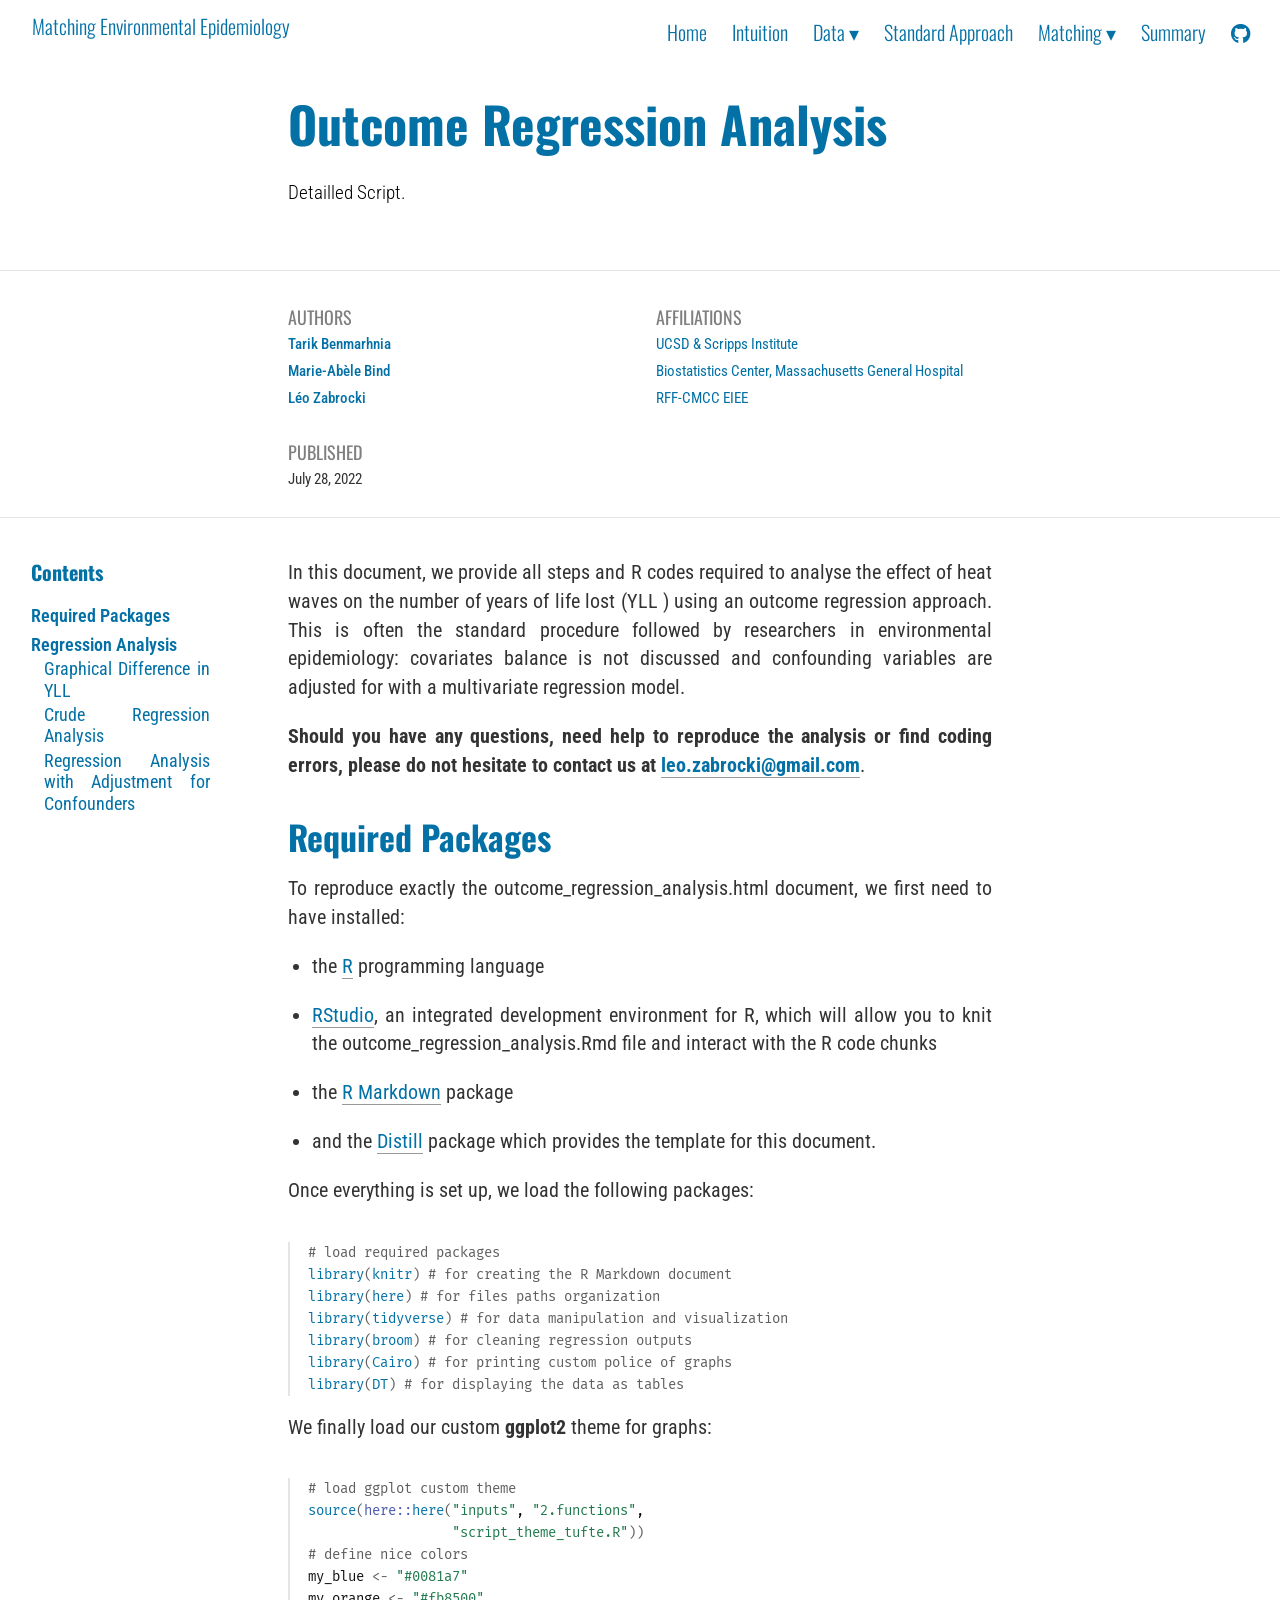
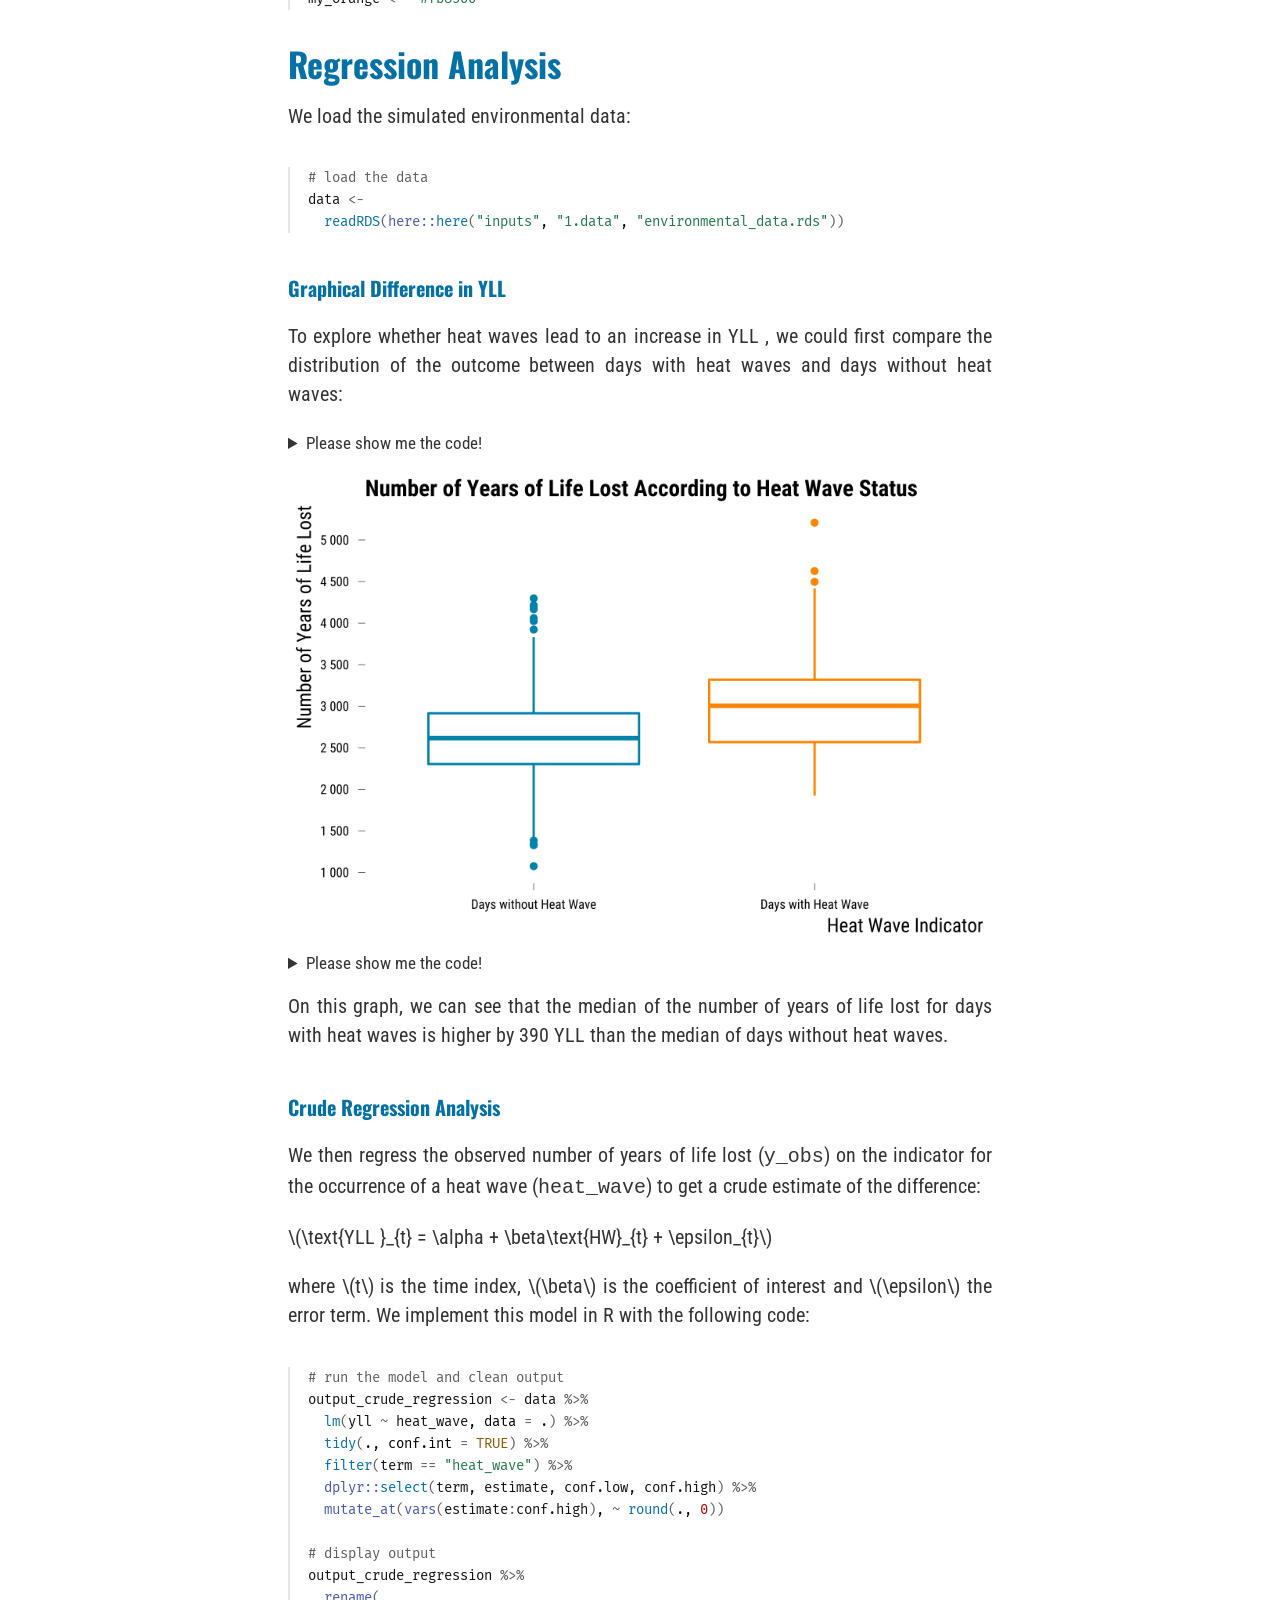
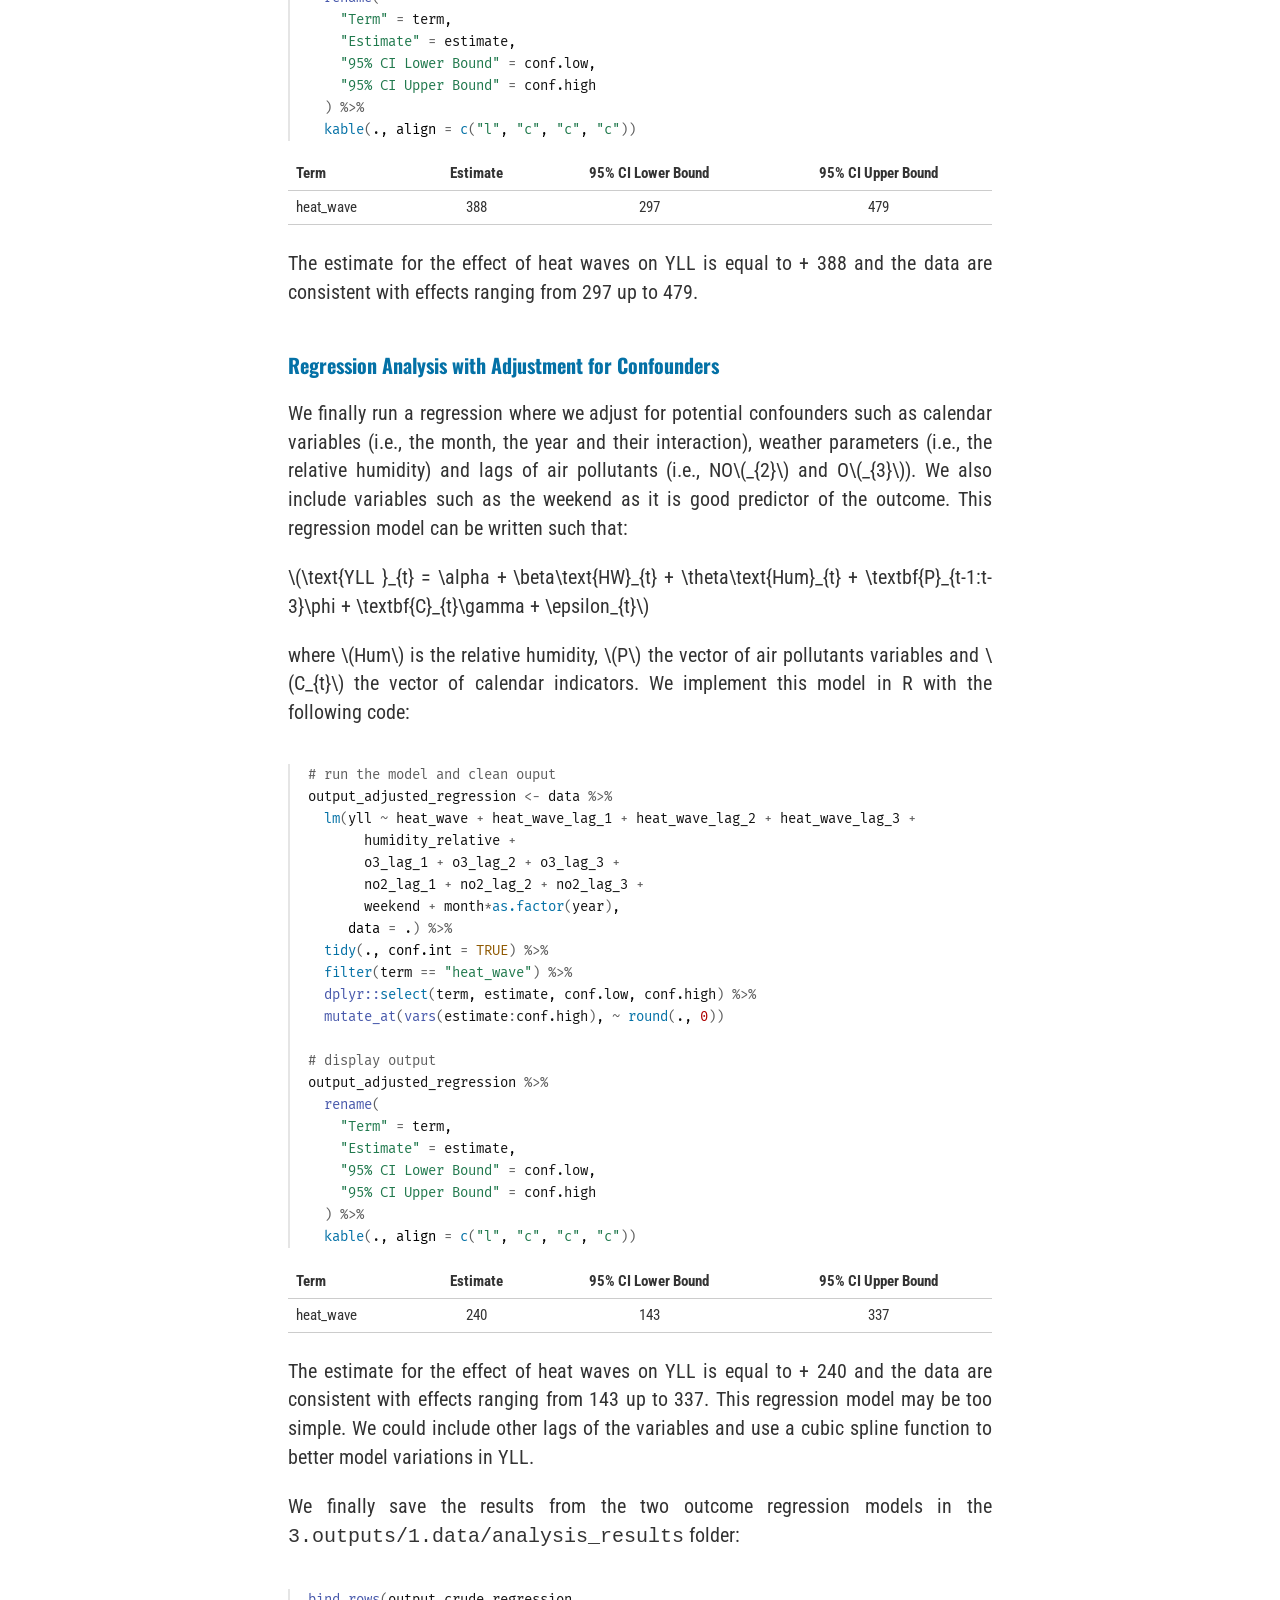
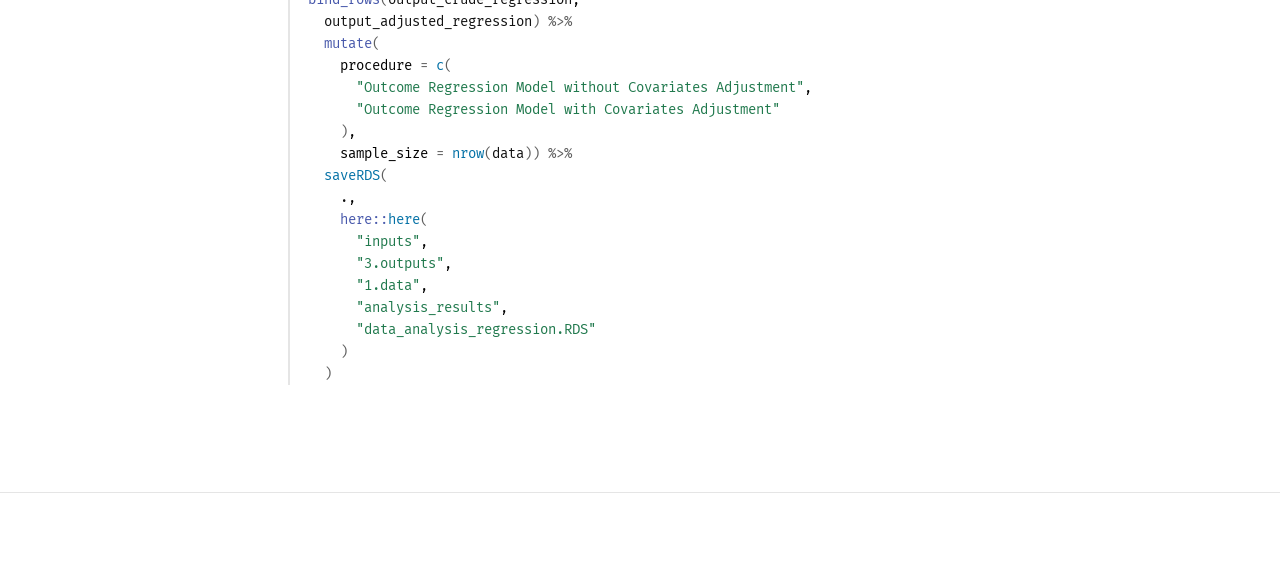
<file: docs/outcome_regression_analysis.html>
<!DOCTYPE html>

<html xmlns="http://www.w3.org/1999/xhtml" lang="" xml:lang="">

<head>
  <meta charset="utf-8"/>
  <meta name="viewport" content="width=device-width, initial-scale=1"/>
  <meta http-equiv="X-UA-Compatible" content="IE=Edge,chrome=1"/>
  <meta name="generator" content="distill" />

  <style type="text/css">
  /* Hide doc at startup (prevent jankiness while JS renders/transforms) */
  body {
    visibility: hidden;
  }
  </style>

 <!--radix_placeholder_import_source-->
 <!--/radix_placeholder_import_source-->

<style type="text/css">code{white-space: pre;}</style>
<style type="text/css" data-origin="pandoc">
pre > code.sourceCode { white-space: pre; position: relative; }
pre > code.sourceCode > span { display: inline-block; line-height: 1.25; }
pre > code.sourceCode > span:empty { height: 1.2em; }
.sourceCode { overflow: visible; }
code.sourceCode > span { color: inherit; text-decoration: inherit; }
div.sourceCode { margin: 1em 0; }
pre.sourceCode { margin: 0; }
@media screen {
div.sourceCode { overflow: auto; }
}
@media print {
pre > code.sourceCode { white-space: pre-wrap; }
pre > code.sourceCode > span { text-indent: -5em; padding-left: 5em; }
}
pre.numberSource code
  { counter-reset: source-line 0; }
pre.numberSource code > span
  { position: relative; left: -4em; counter-increment: source-line; }
pre.numberSource code > span > a:first-child::before
  { content: counter(source-line);
    position: relative; left: -1em; text-align: right; vertical-align: baseline;
    border: none; display: inline-block;
    -webkit-touch-callout: none; -webkit-user-select: none;
    -khtml-user-select: none; -moz-user-select: none;
    -ms-user-select: none; user-select: none;
    padding: 0 4px; width: 4em;
    color: #aaaaaa;
  }
pre.numberSource { margin-left: 3em; border-left: 1px solid #aaaaaa;  padding-left: 4px; }
div.sourceCode
  {   }
@media screen {
pre > code.sourceCode > span > a:first-child::before { text-decoration: underline; }
}
code span.al { color: #ad0000; } /* Alert */
code span.an { color: #5e5e5e; } /* Annotation */
code span.at { } /* Attribute */
code span.bn { color: #ad0000; } /* BaseN */
code span.bu { } /* BuiltIn */
code span.cf { color: #007ba5; } /* ControlFlow */
code span.ch { color: #20794d; } /* Char */
code span.cn { color: #8f5902; } /* Constant */
code span.co { color: #5e5e5e; } /* Comment */
code span.cv { color: #5e5e5e; font-style: italic; } /* CommentVar */
code span.do { color: #5e5e5e; font-style: italic; } /* Documentation */
code span.dt { color: #ad0000; } /* DataType */
code span.dv { color: #ad0000; } /* DecVal */
code span.er { color: #ad0000; } /* Error */
code span.ex { } /* Extension */
code span.fl { color: #ad0000; } /* Float */
code span.fu { color: #4758ab; } /* Function */
code span.im { } /* Import */
code span.in { color: #5e5e5e; } /* Information */
code span.kw { color: #007ba5; } /* Keyword */
code span.op { color: #5e5e5e; } /* Operator */
code span.ot { color: #007ba5; } /* Other */
code span.pp { color: #ad0000; } /* Preprocessor */
code span.sc { color: #5e5e5e; } /* SpecialChar */
code span.ss { color: #20794d; } /* SpecialString */
code span.st { color: #20794d; } /* String */
code span.va { color: #111111; } /* Variable */
code span.vs { color: #20794d; } /* VerbatimString */
code span.wa { color: #5e5e5e; font-style: italic; } /* Warning */
</style>


  <!--radix_placeholder_meta_tags-->
  <title>Matching Environmental Epidemiology: Outcome Regression Analysis</title>

  <meta property="description" itemprop="description" content="Detailled Script."/>


  <!--  https://schema.org/Article -->
  <meta property="article:published" itemprop="datePublished" content="2022-07-29"/>
  <meta property="article:created" itemprop="dateCreated" content="2022-07-29"/>
  <meta name="article:author" content="Tarik Benmarhnia"/>
  <meta name="article:author" content="Marie-Abèle Bind"/>
  <meta name="article:author" content="Léo Zabrocki"/>

  <!--  https://developers.facebook.com/docs/sharing/webmasters#markup -->
  <meta property="og:title" content="Matching Environmental Epidemiology: Outcome Regression Analysis"/>
  <meta property="og:type" content="article"/>
  <meta property="og:description" content="Detailled Script."/>
  <meta property="og:locale" content="en_US"/>
  <meta property="og:site_name" content="Matching Environmental Epidemiology"/>

  <!--  https://dev.twitter.com/cards/types/summary -->
  <meta property="twitter:card" content="summary"/>
  <meta property="twitter:title" content="Matching Environmental Epidemiology: Outcome Regression Analysis"/>
  <meta property="twitter:description" content="Detailled Script."/>

  <!--/radix_placeholder_meta_tags-->
  <!--radix_placeholder_rmarkdown_metadata-->

  <script type="text/json" id="radix-rmarkdown-metadata">
  {"type":"list","attributes":{"names":{"type":"character","attributes":{},"value":["title","description","author","date","output"]}},"value":[{"type":"character","attributes":{},"value":["Outcome Regression Analysis"]},{"type":"character","attributes":{},"value":["Detailled Script.\n"]},{"type":"list","attributes":{},"value":[{"type":"list","attributes":{"names":{"type":"character","attributes":{},"value":["name","url","affiliation","affiliation_url"]}},"value":[{"type":"character","attributes":{},"value":["Tarik Benmarhnia"]},{"type":"character","attributes":{},"value":["https://profiles.ucsd.edu/tarik.benmarhnia"]},{"type":"character","attributes":{},"value":["UCSD & Scripps Institute"]},{"type":"character","attributes":{},"value":["https://benmarhniaresearch.ucsd.edu/"]}]},{"type":"list","attributes":{"names":{"type":"character","attributes":{},"value":["name","url","affiliation","affiliation_url"]}},"value":[{"type":"character","attributes":{},"value":["Marie-Abèle Bind"]},{"type":"character","attributes":{},"value":["https://scholar.harvard.edu/marie-abele"]},{"type":"character","attributes":{},"value":["Biostatistics Center, Massachusetts General Hospital"]},{"type":"character","attributes":{},"value":["https://biostatistics.massgeneral.org/faculty/marie-abele-bind-phd/"]}]},{"type":"list","attributes":{"names":{"type":"character","attributes":{},"value":["name","url","affiliation","affiliation_url"]}},"value":[{"type":"character","attributes":{},"value":["Léo Zabrocki"]},{"type":"character","attributes":{},"value":["https://lzabrocki.github.io/"]},{"type":"character","attributes":{},"value":["RFF-CMCC EIEE"]},{"type":"character","attributes":{},"value":["https://www.eiee.org/"]}]}]},{"type":"character","attributes":{},"value":["2022-07-29"]},{"type":"list","attributes":{"names":{"type":"character","attributes":{},"value":["distill::distill_article"]}},"value":[{"type":"list","attributes":{"names":{"type":"character","attributes":{},"value":["toc","toc_depth"]}},"value":[{"type":"logical","attributes":{},"value":[true]},{"type":"integer","attributes":{},"value":[3]}]}]}]}
  </script>
  <!--/radix_placeholder_rmarkdown_metadata-->
  <!--radix_placeholder_navigation_in_header-->
  <meta name="distill:offset" content=""/>

  <script type="application/javascript">

    window.headroom_prevent_pin = false;

    window.document.addEventListener("DOMContentLoaded", function (event) {

      // initialize headroom for banner
      var header = $('header').get(0);
      var headerHeight = header.offsetHeight;
      var headroom = new Headroom(header, {
        tolerance: 5,
        onPin : function() {
          if (window.headroom_prevent_pin) {
            window.headroom_prevent_pin = false;
            headroom.unpin();
          }
        }
      });
      headroom.init();
      if(window.location.hash)
        headroom.unpin();
      $(header).addClass('headroom--transition');

      // offset scroll location for banner on hash change
      // (see: https://github.com/WickyNilliams/headroom.js/issues/38)
      window.addEventListener("hashchange", function(event) {
        window.scrollTo(0, window.pageYOffset - (headerHeight + 25));
      });

      // responsive menu
      $('.distill-site-header').each(function(i, val) {
        var topnav = $(this);
        var toggle = topnav.find('.nav-toggle');
        toggle.on('click', function() {
          topnav.toggleClass('responsive');
        });
      });

      // nav dropdowns
      $('.nav-dropbtn').click(function(e) {
        $(this).next('.nav-dropdown-content').toggleClass('nav-dropdown-active');
        $(this).parent().siblings('.nav-dropdown')
           .children('.nav-dropdown-content').removeClass('nav-dropdown-active');
      });
      $("body").click(function(e){
        $('.nav-dropdown-content').removeClass('nav-dropdown-active');
      });
      $(".nav-dropdown").click(function(e){
        e.stopPropagation();
      });
    });
  </script>

  <style type="text/css">

  /* Theme (user-documented overrideables for nav appearance) */

  .distill-site-nav {
    color: rgba(255, 255, 255, 0.8);
    background-color: #0F2E3D;
    font-size: 15px;
    font-weight: 300;
  }

  .distill-site-nav a {
    color: inherit;
    text-decoration: none;
  }

  .distill-site-nav a:hover {
    color: white;
  }

  @media print {
    .distill-site-nav {
      display: none;
    }
  }

  .distill-site-header {

  }

  .distill-site-footer {

  }


  /* Site Header */

  .distill-site-header {
    width: 100%;
    box-sizing: border-box;
    z-index: 3;
  }

  .distill-site-header .nav-left {
    display: inline-block;
    margin-left: 8px;
  }

  @media screen and (max-width: 768px) {
    .distill-site-header .nav-left {
      margin-left: 0;
    }
  }


  .distill-site-header .nav-right {
    float: right;
    margin-right: 8px;
  }

  .distill-site-header a,
  .distill-site-header .title {
    display: inline-block;
    text-align: center;
    padding: 14px 10px 14px 10px;
  }

  .distill-site-header .title {
    font-size: 18px;
    min-width: 150px;
  }

  .distill-site-header .logo {
    padding: 0;
  }

  .distill-site-header .logo img {
    display: none;
    max-height: 20px;
    width: auto;
    margin-bottom: -4px;
  }

  .distill-site-header .nav-image img {
    max-height: 18px;
    width: auto;
    display: inline-block;
    margin-bottom: -3px;
  }



  @media screen and (min-width: 1000px) {
    .distill-site-header .logo img {
      display: inline-block;
    }
    .distill-site-header .nav-left {
      margin-left: 20px;
    }
    .distill-site-header .nav-right {
      margin-right: 20px;
    }
    .distill-site-header .title {
      padding-left: 12px;
    }
  }


  .distill-site-header .nav-toggle {
    display: none;
  }

  .nav-dropdown {
    display: inline-block;
    position: relative;
  }

  .nav-dropdown .nav-dropbtn {
    border: none;
    outline: none;
    color: rgba(255, 255, 255, 0.8);
    padding: 16px 10px;
    background-color: transparent;
    font-family: inherit;
    font-size: inherit;
    font-weight: inherit;
    margin: 0;
    margin-top: 1px;
    z-index: 2;
  }

  .nav-dropdown-content {
    display: none;
    position: absolute;
    background-color: white;
    min-width: 200px;
    border: 1px solid rgba(0,0,0,0.15);
    border-radius: 4px;
    box-shadow: 0px 8px 16px 0px rgba(0,0,0,0.1);
    z-index: 1;
    margin-top: 2px;
    white-space: nowrap;
    padding-top: 4px;
    padding-bottom: 4px;
  }

  .nav-dropdown-content hr {
    margin-top: 4px;
    margin-bottom: 4px;
    border: none;
    border-bottom: 1px solid rgba(0, 0, 0, 0.1);
  }

  .nav-dropdown-active {
    display: block;
  }

  .nav-dropdown-content a, .nav-dropdown-content .nav-dropdown-header {
    color: black;
    padding: 6px 24px;
    text-decoration: none;
    display: block;
    text-align: left;
  }

  .nav-dropdown-content .nav-dropdown-header {
    display: block;
    padding: 5px 24px;
    padding-bottom: 0;
    text-transform: uppercase;
    font-size: 14px;
    color: #999999;
    white-space: nowrap;
  }

  .nav-dropdown:hover .nav-dropbtn {
    color: white;
  }

  .nav-dropdown-content a:hover {
    background-color: #ddd;
    color: black;
  }

  .nav-right .nav-dropdown-content {
    margin-left: -45%;
    right: 0;
  }

  @media screen and (max-width: 768px) {
    .distill-site-header a, .distill-site-header .nav-dropdown  {display: none;}
    .distill-site-header a.nav-toggle {
      float: right;
      display: block;
    }
    .distill-site-header .title {
      margin-left: 0;
    }
    .distill-site-header .nav-right {
      margin-right: 0;
    }
    .distill-site-header {
      overflow: hidden;
    }
    .nav-right .nav-dropdown-content {
      margin-left: 0;
    }
  }


  @media screen and (max-width: 768px) {
    .distill-site-header.responsive {position: relative; min-height: 500px; }
    .distill-site-header.responsive a.nav-toggle {
      position: absolute;
      right: 0;
      top: 0;
    }
    .distill-site-header.responsive a,
    .distill-site-header.responsive .nav-dropdown {
      display: block;
      text-align: left;
    }
    .distill-site-header.responsive .nav-left,
    .distill-site-header.responsive .nav-right {
      width: 100%;
    }
    .distill-site-header.responsive .nav-dropdown {float: none;}
    .distill-site-header.responsive .nav-dropdown-content {position: relative;}
    .distill-site-header.responsive .nav-dropdown .nav-dropbtn {
      display: block;
      width: 100%;
      text-align: left;
    }
  }

  /* Site Footer */

  .distill-site-footer {
    width: 100%;
    overflow: hidden;
    box-sizing: border-box;
    z-index: 3;
    margin-top: 30px;
    padding-top: 30px;
    padding-bottom: 30px;
    text-align: center;
  }

  /* Headroom */

  d-title {
    padding-top: 6rem;
  }

  @media print {
    d-title {
      padding-top: 4rem;
    }
  }

  .headroom {
    z-index: 1000;
    position: fixed;
    top: 0;
    left: 0;
    right: 0;
  }

  .headroom--transition {
    transition: all .4s ease-in-out;
  }

  .headroom--unpinned {
    top: -100px;
  }

  .headroom--pinned {
    top: 0;
  }

  /* adjust viewport for navbar height */
  /* helps vertically center bootstrap (non-distill) content */
  .min-vh-100 {
    min-height: calc(100vh - 100px) !important;
  }

  </style>

  <script src="site_libs/jquery-3.6.0/jquery-3.6.0.min.js"></script>
  <link href="site_libs/font-awesome-5.1.0/css/all.css" rel="stylesheet"/>
  <link href="site_libs/font-awesome-5.1.0/css/v4-shims.css" rel="stylesheet"/>
  <script src="site_libs/headroom-0.9.4/headroom.min.js"></script>
  <!--/radix_placeholder_navigation_in_header-->
  <!--radix_placeholder_distill-->

  <style type="text/css">

  body {
    background-color: white;
  }

  .pandoc-table {
    width: 100%;
  }

  .pandoc-table>caption {
    margin-bottom: 10px;
  }

  .pandoc-table th:not([align]) {
    text-align: left;
  }

  .pagedtable-footer {
    font-size: 15px;
  }

  d-byline .byline {
    grid-template-columns: 2fr 2fr;
  }

  d-byline .byline h3 {
    margin-block-start: 1.5em;
  }

  d-byline .byline .authors-affiliations h3 {
    margin-block-start: 0.5em;
  }

  .authors-affiliations .orcid-id {
    width: 16px;
    height:16px;
    margin-left: 4px;
    margin-right: 4px;
    vertical-align: middle;
    padding-bottom: 2px;
  }

  d-title .dt-tags {
    margin-top: 1em;
    grid-column: text;
  }

  .dt-tags .dt-tag {
    text-decoration: none;
    display: inline-block;
    color: rgba(0,0,0,0.6);
    padding: 0em 0.4em;
    margin-right: 0.5em;
    margin-bottom: 0.4em;
    font-size: 70%;
    border: 1px solid rgba(0,0,0,0.2);
    border-radius: 3px;
    text-transform: uppercase;
    font-weight: 500;
  }

  d-article table.gt_table td,
  d-article table.gt_table th {
    border-bottom: none;
  }

  .html-widget {
    margin-bottom: 2.0em;
  }

  .l-screen-inset {
    padding-right: 16px;
  }

  .l-screen .caption {
    margin-left: 10px;
  }

  .shaded {
    background: rgb(247, 247, 247);
    padding-top: 20px;
    padding-bottom: 20px;
    border-top: 1px solid rgba(0, 0, 0, 0.1);
    border-bottom: 1px solid rgba(0, 0, 0, 0.1);
  }

  .shaded .html-widget {
    margin-bottom: 0;
    border: 1px solid rgba(0, 0, 0, 0.1);
  }

  .shaded .shaded-content {
    background: white;
  }

  .text-output {
    margin-top: 0;
    line-height: 1.5em;
  }

  .hidden {
    display: none !important;
  }

  d-article {
    padding-top: 2.5rem;
    padding-bottom: 30px;
  }

  d-appendix {
    padding-top: 30px;
  }

  d-article>p>img {
    width: 100%;
  }

  d-article h2 {
    margin: 1rem 0 1.5rem 0;
  }

  d-article h3 {
    margin-top: 1.5rem;
  }

  d-article iframe {
    border: 1px solid rgba(0, 0, 0, 0.1);
    margin-bottom: 2.0em;
    width: 100%;
  }

  /* Tweak code blocks */

  d-article div.sourceCode code,
  d-article pre code {
    font-family: Consolas, Monaco, 'Andale Mono', 'Ubuntu Mono', monospace;
  }

  d-article pre,
  d-article div.sourceCode,
  d-article div.sourceCode pre {
    overflow: auto;
  }

  d-article div.sourceCode {
    background-color: white;
  }

  d-article div.sourceCode pre {
    padding-left: 10px;
    font-size: 12px;
    border-left: 2px solid rgba(0,0,0,0.1);
  }

  d-article pre {
    font-size: 12px;
    color: black;
    background: none;
    margin-top: 0;
    text-align: left;
    white-space: pre;
    word-spacing: normal;
    word-break: normal;
    word-wrap: normal;
    line-height: 1.5;

    -moz-tab-size: 4;
    -o-tab-size: 4;
    tab-size: 4;

    -webkit-hyphens: none;
    -moz-hyphens: none;
    -ms-hyphens: none;
    hyphens: none;
  }

  d-article pre a {
    border-bottom: none;
  }

  d-article pre a:hover {
    border-bottom: none;
    text-decoration: underline;
  }

  d-article details {
    grid-column: text;
    margin-bottom: 0.8em;
  }

  @media(min-width: 768px) {

  d-article pre,
  d-article div.sourceCode,
  d-article div.sourceCode pre {
    overflow: visible !important;
  }

  d-article div.sourceCode pre {
    padding-left: 18px;
    font-size: 14px;
  }

  d-article pre {
    font-size: 14px;
  }

  }

  figure img.external {
    background: white;
    border: 1px solid rgba(0, 0, 0, 0.1);
    box-shadow: 0 1px 8px rgba(0, 0, 0, 0.1);
    padding: 18px;
    box-sizing: border-box;
  }

  /* CSS for d-contents */

  .d-contents {
    grid-column: text;
    color: rgba(0,0,0,0.8);
    font-size: 0.9em;
    padding-bottom: 1em;
    margin-bottom: 1em;
    padding-bottom: 0.5em;
    margin-bottom: 1em;
    padding-left: 0.25em;
    justify-self: start;
  }

  @media(min-width: 1000px) {
    .d-contents.d-contents-float {
      height: 0;
      grid-column-start: 1;
      grid-column-end: 4;
      justify-self: center;
      padding-right: 3em;
      padding-left: 2em;
    }
  }

  .d-contents nav h3 {
    font-size: 18px;
    margin-top: 0;
    margin-bottom: 1em;
  }

  .d-contents li {
    list-style-type: none
  }

  .d-contents nav > ul {
    padding-left: 0;
  }

  .d-contents ul {
    padding-left: 1em
  }

  .d-contents nav ul li {
    margin-top: 0.6em;
    margin-bottom: 0.2em;
  }

  .d-contents nav a {
    font-size: 13px;
    border-bottom: none;
    text-decoration: none
    color: rgba(0, 0, 0, 0.8);
  }

  .d-contents nav a:hover {
    text-decoration: underline solid rgba(0, 0, 0, 0.6)
  }

  .d-contents nav > ul > li > a {
    font-weight: 600;
  }

  .d-contents nav > ul > li > ul {
    font-weight: inherit;
  }

  .d-contents nav > ul > li > ul > li {
    margin-top: 0.2em;
  }


  .d-contents nav ul {
    margin-top: 0;
    margin-bottom: 0.25em;
  }

  .d-article-with-toc h2:nth-child(2) {
    margin-top: 0;
  }


  /* Figure */

  .figure {
    position: relative;
    margin-bottom: 2.5em;
    margin-top: 1.5em;
  }

  .figure img {
    width: 100%;
  }

  .figure .caption {
    color: rgba(0, 0, 0, 0.6);
    font-size: 12px;
    line-height: 1.5em;
  }

  .figure img.external {
    background: white;
    border: 1px solid rgba(0, 0, 0, 0.1);
    box-shadow: 0 1px 8px rgba(0, 0, 0, 0.1);
    padding: 18px;
    box-sizing: border-box;
  }

  .figure .caption a {
    color: rgba(0, 0, 0, 0.6);
  }

  .figure .caption b,
  .figure .caption strong, {
    font-weight: 600;
    color: rgba(0, 0, 0, 1.0);
  }

  /* Citations */

  d-article .citation {
    color: inherit;
    cursor: inherit;
  }

  div.hanging-indent{
    margin-left: 1em; text-indent: -1em;
  }

  /* Citation hover box */

  .tippy-box[data-theme~=light-border] {
    background-color: rgba(250, 250, 250, 0.95);
  }

  .tippy-content > p {
    margin-bottom: 0;
    padding: 2px;
  }


  /* Tweak 1000px media break to show more text */

  @media(min-width: 1000px) {
    .base-grid,
    distill-header,
    d-title,
    d-abstract,
    d-article,
    d-appendix,
    distill-appendix,
    d-byline,
    d-footnote-list,
    d-citation-list,
    distill-footer {
      grid-template-columns: [screen-start] 1fr [page-start kicker-start] 80px [middle-start] 50px [text-start kicker-end] 65px 65px 65px 65px 65px 65px 65px 65px [text-end gutter-start] 65px [middle-end] 65px [page-end gutter-end] 1fr [screen-end];
      grid-column-gap: 16px;
    }

    .grid {
      grid-column-gap: 16px;
    }

    d-article {
      font-size: 1.06rem;
      line-height: 1.7em;
    }
    figure .caption, .figure .caption, figure figcaption {
      font-size: 13px;
    }
  }

  @media(min-width: 1180px) {
    .base-grid,
    distill-header,
    d-title,
    d-abstract,
    d-article,
    d-appendix,
    distill-appendix,
    d-byline,
    d-footnote-list,
    d-citation-list,
    distill-footer {
      grid-template-columns: [screen-start] 1fr [page-start kicker-start] 60px [middle-start] 60px [text-start kicker-end] 60px 60px 60px 60px 60px 60px 60px 60px [text-end gutter-start] 60px [middle-end] 60px [page-end gutter-end] 1fr [screen-end];
      grid-column-gap: 32px;
    }

    .grid {
      grid-column-gap: 32px;
    }
  }


  /* Get the citation styles for the appendix (not auto-injected on render since
     we do our own rendering of the citation appendix) */

  d-appendix .citation-appendix,
  .d-appendix .citation-appendix {
    font-size: 11px;
    line-height: 15px;
    border-left: 1px solid rgba(0, 0, 0, 0.1);
    padding-left: 18px;
    border: 1px solid rgba(0,0,0,0.1);
    background: rgba(0, 0, 0, 0.02);
    padding: 10px 18px;
    border-radius: 3px;
    color: rgba(150, 150, 150, 1);
    overflow: hidden;
    margin-top: -12px;
    white-space: pre-wrap;
    word-wrap: break-word;
  }

  /* Include appendix styles here so they can be overridden */

  d-appendix {
    contain: layout style;
    font-size: 0.8em;
    line-height: 1.7em;
    margin-top: 60px;
    margin-bottom: 0;
    border-top: 1px solid rgba(0, 0, 0, 0.1);
    color: rgba(0,0,0,0.5);
    padding-top: 60px;
    padding-bottom: 48px;
  }

  d-appendix h3 {
    grid-column: page-start / text-start;
    font-size: 15px;
    font-weight: 500;
    margin-top: 1em;
    margin-bottom: 0;
    color: rgba(0,0,0,0.65);
  }

  d-appendix h3 + * {
    margin-top: 1em;
  }

  d-appendix ol {
    padding: 0 0 0 15px;
  }

  @media (min-width: 768px) {
    d-appendix ol {
      padding: 0 0 0 30px;
      margin-left: -30px;
    }
  }

  d-appendix li {
    margin-bottom: 1em;
  }

  d-appendix a {
    color: rgba(0, 0, 0, 0.6);
  }

  d-appendix > * {
    grid-column: text;
  }

  d-appendix > d-footnote-list,
  d-appendix > d-citation-list,
  d-appendix > distill-appendix {
    grid-column: screen;
  }

  /* Include footnote styles here so they can be overridden */

  d-footnote-list {
    contain: layout style;
  }

  d-footnote-list > * {
    grid-column: text;
  }

  d-footnote-list a.footnote-backlink {
    color: rgba(0,0,0,0.3);
    padding-left: 0.5em;
  }



  /* Anchor.js */

  .anchorjs-link {
    /*transition: all .25s linear; */
    text-decoration: none;
    border-bottom: none;
  }
  *:hover > .anchorjs-link {
    margin-left: -1.125em !important;
    text-decoration: none;
    border-bottom: none;
  }

  /* Social footer */

  .social_footer {
    margin-top: 30px;
    margin-bottom: 0;
    color: rgba(0,0,0,0.67);
  }

  .disqus-comments {
    margin-right: 30px;
  }

  .disqus-comment-count {
    border-bottom: 1px solid rgba(0, 0, 0, 0.4);
    cursor: pointer;
  }

  #disqus_thread {
    margin-top: 30px;
  }

  .article-sharing a {
    border-bottom: none;
    margin-right: 8px;
  }

  .article-sharing a:hover {
    border-bottom: none;
  }

  .sidebar-section.subscribe {
    font-size: 12px;
    line-height: 1.6em;
  }

  .subscribe p {
    margin-bottom: 0.5em;
  }


  .article-footer .subscribe {
    font-size: 15px;
    margin-top: 45px;
  }


  .sidebar-section.custom {
    font-size: 12px;
    line-height: 1.6em;
  }

  .custom p {
    margin-bottom: 0.5em;
  }

  /* Styles for listing layout (hide title) */
  .layout-listing d-title, .layout-listing .d-title {
    display: none;
  }

  /* Styles for posts lists (not auto-injected) */


  .posts-with-sidebar {
    padding-left: 45px;
    padding-right: 45px;
  }

  .posts-list .description h2,
  .posts-list .description p {
    font-family: -apple-system, BlinkMacSystemFont, "Segoe UI", Roboto, Oxygen, Ubuntu, Cantarell, "Fira Sans", "Droid Sans", "Helvetica Neue", Arial, sans-serif;
  }

  .posts-list .description h2 {
    font-weight: 700;
    border-bottom: none;
    padding-bottom: 0;
  }

  .posts-list h2.post-tag {
    border-bottom: 1px solid rgba(0, 0, 0, 0.2);
    padding-bottom: 12px;
  }
  .posts-list {
    margin-top: 60px;
    margin-bottom: 24px;
  }

  .posts-list .post-preview {
    text-decoration: none;
    overflow: hidden;
    display: block;
    border-bottom: 1px solid rgba(0, 0, 0, 0.1);
    padding: 24px 0;
  }

  .post-preview-last {
    border-bottom: none !important;
  }

  .posts-list .posts-list-caption {
    grid-column: screen;
    font-weight: 400;
  }

  .posts-list .post-preview h2 {
    margin: 0 0 6px 0;
    line-height: 1.2em;
    font-style: normal;
    font-size: 24px;
  }

  .posts-list .post-preview p {
    margin: 0 0 12px 0;
    line-height: 1.4em;
    font-size: 16px;
  }

  .posts-list .post-preview .thumbnail {
    box-sizing: border-box;
    margin-bottom: 24px;
    position: relative;
    max-width: 500px;
  }
  .posts-list .post-preview img {
    width: 100%;
    display: block;
  }

  .posts-list .metadata {
    font-size: 12px;
    line-height: 1.4em;
    margin-bottom: 18px;
  }

  .posts-list .metadata > * {
    display: inline-block;
  }

  .posts-list .metadata .publishedDate {
    margin-right: 2em;
  }

  .posts-list .metadata .dt-authors {
    display: block;
    margin-top: 0.3em;
    margin-right: 2em;
  }

  .posts-list .dt-tags {
    display: block;
    line-height: 1em;
  }

  .posts-list .dt-tags .dt-tag {
    display: inline-block;
    color: rgba(0,0,0,0.6);
    padding: 0.3em 0.4em;
    margin-right: 0.2em;
    margin-bottom: 0.4em;
    font-size: 60%;
    border: 1px solid rgba(0,0,0,0.2);
    border-radius: 3px;
    text-transform: uppercase;
    font-weight: 500;
  }

  .posts-list img {
    opacity: 1;
  }

  .posts-list img[data-src] {
    opacity: 0;
  }

  .posts-more {
    clear: both;
  }


  .posts-sidebar {
    font-size: 16px;
  }

  .posts-sidebar h3 {
    font-size: 16px;
    margin-top: 0;
    margin-bottom: 0.5em;
    font-weight: 400;
    text-transform: uppercase;
  }

  .sidebar-section {
    margin-bottom: 30px;
  }

  .categories ul {
    list-style-type: none;
    margin: 0;
    padding: 0;
  }

  .categories li {
    color: rgba(0, 0, 0, 0.8);
    margin-bottom: 0;
  }

  .categories li>a {
    border-bottom: none;
  }

  .categories li>a:hover {
    border-bottom: 1px solid rgba(0, 0, 0, 0.4);
  }

  .categories .active {
    font-weight: 600;
  }

  .categories .category-count {
    color: rgba(0, 0, 0, 0.4);
  }


  @media(min-width: 768px) {
    .posts-list .post-preview h2 {
      font-size: 26px;
    }
    .posts-list .post-preview .thumbnail {
      float: right;
      width: 30%;
      margin-bottom: 0;
    }
    .posts-list .post-preview .description {
      float: left;
      width: 45%;
    }
    .posts-list .post-preview .metadata {
      float: left;
      width: 20%;
      margin-top: 8px;
    }
    .posts-list .post-preview p {
      margin: 0 0 12px 0;
      line-height: 1.5em;
      font-size: 16px;
    }
    .posts-with-sidebar .posts-list {
      float: left;
      width: 75%;
    }
    .posts-with-sidebar .posts-sidebar {
      float: right;
      width: 20%;
      margin-top: 60px;
      padding-top: 24px;
      padding-bottom: 24px;
    }
  }


  /* Improve display for browsers without grid (IE/Edge <= 15) */

  .downlevel {
    line-height: 1.6em;
    font-family: -apple-system, BlinkMacSystemFont, "Segoe UI", Roboto, Oxygen, Ubuntu, Cantarell, "Fira Sans", "Droid Sans", "Helvetica Neue", Arial, sans-serif;
    margin: 0;
  }

  .downlevel .d-title {
    padding-top: 6rem;
    padding-bottom: 1.5rem;
  }

  .downlevel .d-title h1 {
    font-size: 50px;
    font-weight: 700;
    line-height: 1.1em;
    margin: 0 0 0.5rem;
  }

  .downlevel .d-title p {
    font-weight: 300;
    font-size: 1.2rem;
    line-height: 1.55em;
    margin-top: 0;
  }

  .downlevel .d-byline {
    padding-top: 0.8em;
    padding-bottom: 0.8em;
    font-size: 0.8rem;
    line-height: 1.8em;
  }

  .downlevel .section-separator {
    border: none;
    border-top: 1px solid rgba(0, 0, 0, 0.1);
  }

  .downlevel .d-article {
    font-size: 1.06rem;
    line-height: 1.7em;
    padding-top: 1rem;
    padding-bottom: 2rem;
  }


  .downlevel .d-appendix {
    padding-left: 0;
    padding-right: 0;
    max-width: none;
    font-size: 0.8em;
    line-height: 1.7em;
    margin-bottom: 0;
    color: rgba(0,0,0,0.5);
    padding-top: 40px;
    padding-bottom: 48px;
  }

  .downlevel .footnotes ol {
    padding-left: 13px;
  }

  .downlevel .base-grid,
  .downlevel .distill-header,
  .downlevel .d-title,
  .downlevel .d-abstract,
  .downlevel .d-article,
  .downlevel .d-appendix,
  .downlevel .distill-appendix,
  .downlevel .d-byline,
  .downlevel .d-footnote-list,
  .downlevel .d-citation-list,
  .downlevel .distill-footer,
  .downlevel .appendix-bottom,
  .downlevel .posts-container {
    padding-left: 40px;
    padding-right: 40px;
  }

  @media(min-width: 768px) {
    .downlevel .base-grid,
    .downlevel .distill-header,
    .downlevel .d-title,
    .downlevel .d-abstract,
    .downlevel .d-article,
    .downlevel .d-appendix,
    .downlevel .distill-appendix,
    .downlevel .d-byline,
    .downlevel .d-footnote-list,
    .downlevel .d-citation-list,
    .downlevel .distill-footer,
    .downlevel .appendix-bottom,
    .downlevel .posts-container {
    padding-left: 150px;
    padding-right: 150px;
    max-width: 900px;
  }
  }

  .downlevel pre code {
    display: block;
    border-left: 2px solid rgba(0, 0, 0, .1);
    padding: 0 0 0 20px;
    font-size: 14px;
  }

  .downlevel code, .downlevel pre {
    color: black;
    background: none;
    font-family: Consolas, Monaco, 'Andale Mono', 'Ubuntu Mono', monospace;
    text-align: left;
    white-space: pre;
    word-spacing: normal;
    word-break: normal;
    word-wrap: normal;
    line-height: 1.5;

    -moz-tab-size: 4;
    -o-tab-size: 4;
    tab-size: 4;

    -webkit-hyphens: none;
    -moz-hyphens: none;
    -ms-hyphens: none;
    hyphens: none;
  }

  .downlevel .posts-list .post-preview {
    color: inherit;
  }



  </style>

  <script type="application/javascript">

  function is_downlevel_browser() {
    if (bowser.isUnsupportedBrowser({ msie: "12", msedge: "16"},
                                   window.navigator.userAgent)) {
      return true;
    } else {
      return window.load_distill_framework === undefined;
    }
  }

  // show body when load is complete
  function on_load_complete() {

    // add anchors
    if (window.anchors) {
      window.anchors.options.placement = 'left';
      window.anchors.add('d-article > h2, d-article > h3, d-article > h4, d-article > h5');
    }


    // set body to visible
    document.body.style.visibility = 'visible';

    // force redraw for leaflet widgets
    if (window.HTMLWidgets) {
      var maps = window.HTMLWidgets.findAll(".leaflet");
      $.each(maps, function(i, el) {
        var map = this.getMap();
        map.invalidateSize();
        map.eachLayer(function(layer) {
          if (layer instanceof L.TileLayer)
            layer.redraw();
        });
      });
    }

    // trigger 'shown' so htmlwidgets resize
    $('d-article').trigger('shown');
  }

  function init_distill() {

    init_common();

    // create front matter
    var front_matter = $('<d-front-matter></d-front-matter>');
    $('#distill-front-matter').wrap(front_matter);

    // create d-title
    $('.d-title').changeElementType('d-title');

    // create d-byline
    var byline = $('<d-byline></d-byline>');
    $('.d-byline').replaceWith(byline);

    // create d-article
    var article = $('<d-article></d-article>');
    $('.d-article').wrap(article).children().unwrap();

    // move posts container into article
    $('.posts-container').appendTo($('d-article'));

    // create d-appendix
    $('.d-appendix').changeElementType('d-appendix');

    // flag indicating that we have appendix items
    var appendix = $('.appendix-bottom').children('h3').length > 0;

    // replace footnotes with <d-footnote>
    $('.footnote-ref').each(function(i, val) {
      appendix = true;
      var href = $(this).attr('href');
      var id = href.replace('#', '');
      var fn = $('#' + id);
      var fn_p = $('#' + id + '>p');
      fn_p.find('.footnote-back').remove();
      var text = fn_p.html();
      var dtfn = $('<d-footnote></d-footnote>');
      dtfn.html(text);
      $(this).replaceWith(dtfn);
    });
    // remove footnotes
    $('.footnotes').remove();

    // move refs into #references-listing
    $('#references-listing').replaceWith($('#refs'));

    $('h1.appendix, h2.appendix').each(function(i, val) {
      $(this).changeElementType('h3');
    });
    $('h3.appendix').each(function(i, val) {
      var id = $(this).attr('id');
      $('.d-contents a[href="#' + id + '"]').parent().remove();
      appendix = true;
      $(this).nextUntil($('h1, h2, h3')).addBack().appendTo($('d-appendix'));
    });

    // show d-appendix if we have appendix content
    $("d-appendix").css('display', appendix ? 'grid' : 'none');

    // localize layout chunks to just output
    $('.layout-chunk').each(function(i, val) {

      // capture layout
      var layout = $(this).attr('data-layout');

      // apply layout to markdown level block elements
      var elements = $(this).children().not('details, div.sourceCode, pre, script');
      elements.each(function(i, el) {
        var layout_div = $('<div class="' + layout + '"></div>');
        if (layout_div.hasClass('shaded')) {
          var shaded_content = $('<div class="shaded-content"></div>');
          $(this).wrap(shaded_content);
          $(this).parent().wrap(layout_div);
        } else {
          $(this).wrap(layout_div);
        }
      });


      // unwrap the layout-chunk div
      $(this).children().unwrap();
    });

    // remove code block used to force  highlighting css
    $('.distill-force-highlighting-css').parent().remove();

    // remove empty line numbers inserted by pandoc when using a
    // custom syntax highlighting theme
    $('code.sourceCode a:empty').remove();

    // load distill framework
    load_distill_framework();

    // wait for window.distillRunlevel == 4 to do post processing
    function distill_post_process() {

      if (!window.distillRunlevel || window.distillRunlevel < 4)
        return;

      // hide author/affiliations entirely if we have no authors
      var front_matter = JSON.parse($("#distill-front-matter").html());
      var have_authors = front_matter.authors && front_matter.authors.length > 0;
      if (!have_authors)
        $('d-byline').addClass('hidden');

      // article with toc class
      $('.d-contents').parent().addClass('d-article-with-toc');

      // strip links that point to #
      $('.authors-affiliations').find('a[href="#"]').removeAttr('href');

      // add orcid ids
      $('.authors-affiliations').find('.author').each(function(i, el) {
        var orcid_id = front_matter.authors[i].orcidID;
        if (orcid_id) {
          var a = $('<a></a>');
          a.attr('href', 'https://orcid.org/' + orcid_id);
          var img = $('<img></img>');
          img.addClass('orcid-id');
          img.attr('alt', 'ORCID ID');
          img.attr('src','[data-uri]');
          a.append(img);
          $(this).append(a);
        }
      });

      // hide elements of author/affiliations grid that have no value
      function hide_byline_column(caption) {
        $('d-byline').find('h3:contains("' + caption + '")').parent().css('visibility', 'hidden');
      }

      // affiliations
      var have_affiliations = false;
      for (var i = 0; i<front_matter.authors.length; ++i) {
        var author = front_matter.authors[i];
        if (author.affiliation !== "&nbsp;") {
          have_affiliations = true;
          break;
        }
      }
      if (!have_affiliations)
        $('d-byline').find('h3:contains("Affiliations")').css('visibility', 'hidden');

      // published date
      if (!front_matter.publishedDate)
        hide_byline_column("Published");

      // document object identifier
      var doi = $('d-byline').find('h3:contains("DOI")');
      var doi_p = doi.next().empty();
      if (!front_matter.doi) {
        // if we have a citation and valid citationText then link to that
        if ($('#citation').length > 0 && front_matter.citationText) {
          doi.html('Citation');
          $('<a href="#citation"></a>')
            .text(front_matter.citationText)
            .appendTo(doi_p);
        } else {
          hide_byline_column("DOI");
        }
      } else {
        $('<a></a>')
           .attr('href', "https://doi.org/" + front_matter.doi)
           .html(front_matter.doi)
           .appendTo(doi_p);
      }

       // change plural form of authors/affiliations
      if (front_matter.authors.length === 1) {
        var grid = $('.authors-affiliations');
        grid.children('h3:contains("Authors")').text('Author');
        grid.children('h3:contains("Affiliations")').text('Affiliation');
      }

      // remove d-appendix and d-footnote-list local styles
      $('d-appendix > style:first-child').remove();
      $('d-footnote-list > style:first-child').remove();

      // move appendix-bottom entries to the bottom
      $('.appendix-bottom').appendTo('d-appendix').children().unwrap();
      $('.appendix-bottom').remove();

      // hoverable references
      $('span.citation[data-cites]').each(function() {
        var refs = $(this).attr('data-cites').split(" ");
        var refHtml = refs.map(function(ref) {
          return "<p>" + $('#ref-' + ref).html() + "</p>";
        }).join("\n");
        window.tippy(this, {
          allowHTML: true,
          content: refHtml,
          maxWidth: 500,
          interactive: true,
          interactiveBorder: 10,
          theme: 'light-border',
          placement: 'bottom-start'
        });
      });

      // clear polling timer
      clearInterval(tid);

      // show body now that everything is ready
      on_load_complete();
    }

    var tid = setInterval(distill_post_process, 50);
    distill_post_process();

  }

  function init_downlevel() {

    init_common();

     // insert hr after d-title
    $('.d-title').after($('<hr class="section-separator"/>'));

    // check if we have authors
    var front_matter = JSON.parse($("#distill-front-matter").html());
    var have_authors = front_matter.authors && front_matter.authors.length > 0;

    // manage byline/border
    if (!have_authors)
      $('.d-byline').remove();
    $('.d-byline').after($('<hr class="section-separator"/>'));
    $('.d-byline a').remove();

    // remove toc
    $('.d-contents').remove();

    // move appendix elements
    $('h1.appendix, h2.appendix').each(function(i, val) {
      $(this).changeElementType('h3');
    });
    $('h3.appendix').each(function(i, val) {
      $(this).nextUntil($('h1, h2, h3')).addBack().appendTo($('.d-appendix'));
    });


    // inject headers into references and footnotes
    var refs_header = $('<h3></h3>');
    refs_header.text('References');
    $('#refs').prepend(refs_header);

    var footnotes_header = $('<h3></h3');
    footnotes_header.text('Footnotes');
    $('.footnotes').children('hr').first().replaceWith(footnotes_header);

    // move appendix-bottom entries to the bottom
    $('.appendix-bottom').appendTo('.d-appendix').children().unwrap();
    $('.appendix-bottom').remove();

    // remove appendix if it's empty
    if ($('.d-appendix').children().length === 0)
      $('.d-appendix').remove();

    // prepend separator above appendix
    $('.d-appendix').before($('<hr class="section-separator" style="clear: both"/>'));

    // trim code
    $('pre>code').each(function(i, val) {
      $(this).html($.trim($(this).html()));
    });

    // move posts-container right before article
    $('.posts-container').insertBefore($('.d-article'));

    $('body').addClass('downlevel');

    on_load_complete();
  }


  function init_common() {

    // jquery plugin to change element types
    (function($) {
      $.fn.changeElementType = function(newType) {
        var attrs = {};

        $.each(this[0].attributes, function(idx, attr) {
          attrs[attr.nodeName] = attr.nodeValue;
        });

        this.replaceWith(function() {
          return $("<" + newType + "/>", attrs).append($(this).contents());
        });
      };
    })(jQuery);

    // prevent underline for linked images
    $('a > img').parent().css({'border-bottom' : 'none'});

    // mark non-body figures created by knitr chunks as 100% width
    $('.layout-chunk').each(function(i, val) {
      var figures = $(this).find('img, .html-widget');
      if ($(this).attr('data-layout') !== "l-body") {
        figures.css('width', '100%');
      } else {
        figures.css('max-width', '100%');
        figures.filter("[width]").each(function(i, val) {
          var fig = $(this);
          fig.css('width', fig.attr('width') + 'px');
        });

      }
    });

    // auto-append index.html to post-preview links in file: protocol
    // and in rstudio ide preview
    $('.post-preview').each(function(i, val) {
      if (window.location.protocol === "file:")
        $(this).attr('href', $(this).attr('href') + "index.html");
    });

    // get rid of index.html references in header
    if (window.location.protocol !== "file:") {
      $('.distill-site-header a[href]').each(function(i,val) {
        $(this).attr('href', $(this).attr('href').replace("index.html", "./"));
      });
    }

    // add class to pandoc style tables
    $('tr.header').parent('thead').parent('table').addClass('pandoc-table');
    $('.kable-table').children('table').addClass('pandoc-table');

    // add figcaption style to table captions
    $('caption').parent('table').addClass("figcaption");

    // initialize posts list
    if (window.init_posts_list)
      window.init_posts_list();

    // implmement disqus comment link
    $('.disqus-comment-count').click(function() {
      window.headroom_prevent_pin = true;
      $('#disqus_thread').toggleClass('hidden');
      if (!$('#disqus_thread').hasClass('hidden')) {
        var offset = $(this).offset();
        $(window).resize();
        $('html, body').animate({
          scrollTop: offset.top - 35
        });
      }
    });
  }

  document.addEventListener('DOMContentLoaded', function() {
    if (is_downlevel_browser())
      init_downlevel();
    else
      window.addEventListener('WebComponentsReady', init_distill);
  });

  </script>

  <style type="text/css">
  /* base variables */

  /* Edit the CSS properties in this file to create a custom
     Distill theme. Only edit values in the right column
     for each row; values shown are the CSS defaults.
     To return any property to the default,
     you may set its value to: unset
     All rows must end with a semi-colon.                      */

  /* Optional: embed custom fonts here with `@import`          */
  /* This must remain at the top of this file.                 */



  html {
    /*-- Main font sizes --*/
    --title-size:      50px;
    --body-size:       1.06rem;
    --code-size:       14px;
    --aside-size:      12px;
    --fig-cap-size:    13px;
    /*-- Main font colors --*/
    --title-color:     #000000;
    --header-color:    rgba(0, 0, 0, 0.8);
    --body-color:      rgba(0, 0, 0, 0.8);
    --aside-color:     rgba(0, 0, 0, 0.6);
    --fig-cap-color:   rgba(0, 0, 0, 0.6);
    /*-- Specify custom fonts ~~~ must be imported above   --*/
    --heading-font:    sans-serif;
    --mono-font:       monospace;
    --body-font:       sans-serif;
    --navbar-font:     sans-serif;  /* websites + blogs only */
  }

  /*-- ARTICLE METADATA --*/
  d-byline {
    --heading-size:    0.6rem;
    --heading-color:   rgba(0, 0, 0, 0.5);
    --body-size:       0.8rem;
    --body-color:      rgba(0, 0, 0, 0.8);
  }

  /*-- ARTICLE TABLE OF CONTENTS --*/
  .d-contents {
    --heading-size:    18px;
    --contents-size:   13px;
  }

  /*-- ARTICLE APPENDIX --*/
  d-appendix {
    --heading-size:    15px;
    --heading-color:   rgba(0, 0, 0, 0.65);
    --text-size:       0.8em;
    --text-color:      rgba(0, 0, 0, 0.5);
  }

  /*-- WEBSITE HEADER + FOOTER --*/
  /* These properties only apply to Distill sites and blogs  */

  .distill-site-header {
    --title-size:       18px;
    --text-color:       rgba(255, 255, 255, 0.8);
    --text-size:        15px;
    --hover-color:      white;
    --bkgd-color:       #0F2E3D;
  }

  .distill-site-footer {
    --text-color:       rgba(255, 255, 255, 0.8);
    --text-size:        15px;
    --hover-color:      white;
    --bkgd-color:       #0F2E3D;
  }

  /*-- Additional custom styles --*/
  /* Add any additional CSS rules below                      */
  </style>
  <style type="text/css">/* base variables */

  /* Edit the CSS properties in this file to create a custom
     Distill theme. Only edit values in the right column
     for each row; values shown are the CSS defaults.
     To return any property to the default,
     you may set its value to: unset
     All rows must end with a semi-colon.                      */

  /* Optional: embed custom fonts here with `@import`          */
  /* This must remain at the top of this file.                 */

  /* Optional: embed custom fonts here with `@import`          */
  /* This must remain at the top of this file.                 */
  @import url('https://fonts.googleapis.com/css2?family=Roboto+Condensed');
  @import url('https://fonts.googleapis.com/css2?family=Oswald');
  @import url('https://fonts.googleapis.com/css2?family=Fira+Mono');

  html {
    /*-- Main font sizes --*/
    --title-size:      50px;
    --body-size:       20px;
    --code-size:       14px;
    --aside-size:      12px;
    --fig-cap-size:    13px;
    /*-- Main font colors --*/
    --title-color:     #0471a6;
    --header-color:    #0471a6;
    --body-color:      rgba(0, 0, 0, 0.8);
    --aside-color:     #0471a6;
    --fig-cap-color:   #0471a6;
    /*-- Specify custom fonts ~~~ must be imported above   --*/
    --heading-font:    'Oswald', sans-serif;
    --mono-font:       'Fira Mono', monospace;
    --body-font:       'Roboto Condensed', serif;
    --navbar-font:     'Oswald', sans-serif;  /* websites + blogs only */
  }

  /*-- ARTICLE METADATA --*/
  d-byline {
    --heading-size:    18px;
    --heading-color:   rgba(0, 0, 0, 0.5);
    --body-size:       15px;
    --body-color:      rgba(0, 0, 0, 0.8);
  }

  /*-- ARTICLE TABLE OF CONTENTS --*/
  .d-contents {
    --heading-size:    20px;
    --contents-size:   18px;
  }

  /*-- ARTICLE APPENDIX --*/
  d-appendix {
    --heading-size:    15px;
    --heading-color:   rgba(0, 0, 0, 0.65);
    --text-size:       0.8em;
    --text-color:      rgba(0, 0, 0, 0.5);
  }

  /*-- WEBSITE HEADER + FOOTER --*/
  /* These properties only apply to Distill sites and blogs  */

  .distill-site-header {
    --title-size:       20px;
    --text-color:       #0471a6;
    --text-size:        20px;
    --hover-color:      #f4a261;
    --bkgd-color:       #FFFFFF;
    --font-weight:      700;

  }

  .distill-site-footer {
    --text-color:       rgba(255, 255, 255, 0.8);
    --text-size:        15px;
    --hover-color:      white;
    --bkgd-color:       #FFFFFF;
  }

  /*-- Additional custom styles --*/
  /* Add any additional CSS rules below                      */

  a:link {
    color: #0471a6;
  }

  /* mouse over link */
  a:hover {
    color: #f4a261;
  }


  a:visited {
    color: #0471a6;
  }

  /* Postcard headers */
  h1, h2, h3 {
    color: #0471a6;
  }


  /* Buttons on home page */

  .btn-outline-dark {
      background-color: #fff;
      font-size: 30px;
      color: #0471a6;
      border: 0px;
  }

  .btn-outline-dark:hover {
      background-color: #f4a261;
  }


  aside {
      float: right;
      color: blue;
  }</style>
  <style type="text/css">
  /* base style */

  /* FONT FAMILIES */

  :root {
    --heading-default: -apple-system, BlinkMacSystemFont, "Segoe UI", Roboto, Oxygen, Ubuntu, Cantarell, "Fira Sans", "Droid Sans", "Helvetica Neue", Arial, sans-serif;
    --mono-default: Consolas, Monaco, 'Andale Mono', 'Ubuntu Mono', monospace;
    --body-default: -apple-system, BlinkMacSystemFont, "Segoe UI", Roboto, Oxygen, Ubuntu, Cantarell, "Fira Sans", "Droid Sans", "Helvetica Neue", Arial, sans-serif;
  }

  body,
  .posts-list .post-preview p,
  .posts-list .description p {
    font-family: var(--body-font), var(--body-default);
  }

  h1, h2, h3, h4, h5, h6,
  .posts-list .post-preview h2,
  .posts-list .description h2 {
    font-family: var(--heading-font), var(--heading-default);
  }

  d-article div.sourceCode code,
  d-article pre code {
    font-family: var(--mono-font), var(--mono-default);
  }


  /*-- TITLE --*/
  d-title h1,
  .posts-list > h1 {
    color: var(--title-color, black);
  }

  d-title h1 {
    font-size: var(--title-size, 50px);
  }

  /*-- HEADERS --*/
  d-article h1,
  d-article h2,
  d-article h3,
  d-article h4,
  d-article h5,
  d-article h6 {
    color: var(--header-color, rgba(0, 0, 0, 0.8));
  }

  /*-- BODY --*/
  d-article > p,  /* only text inside of <p> tags */
  d-article > ul, /* lists */
  d-article > ol {
    color: var(--body-color, rgba(0, 0, 0, 0.8));
    font-size: var(--body-size, 1.06rem);
  }


  /*-- CODE --*/
  d-article div.sourceCode code,
  d-article pre code {
    font-size: var(--code-size, 14px);
  }

  /*-- ASIDE --*/
  d-article aside {
    font-size: var(--aside-size, 12px);
    color: var(--aside-color, rgba(0, 0, 0, 0.6));
  }

  /*-- FIGURE CAPTIONS --*/
  figure .caption,
  figure figcaption,
  .figure .caption {
    font-size: var(--fig-cap-size, 13px);
    color: var(--fig-cap-color, rgba(0, 0, 0, 0.6));
  }

  /*-- METADATA --*/
  d-byline h3 {
    font-size: var(--heading-size, 0.6rem);
    color: var(--heading-color, rgba(0, 0, 0, 0.5));
  }

  d-byline {
    font-size: var(--body-size, 0.8rem);
    color: var(--body-color, rgba(0, 0, 0, 0.8));
  }

  d-byline a,
  d-article d-byline a {
    color: var(--body-color, rgba(0, 0, 0, 0.8));
  }

  /*-- TABLE OF CONTENTS --*/
  .d-contents nav h3 {
    font-size: var(--heading-size, 18px);
  }

  .d-contents nav a {
    font-size: var(--contents-size, 13px);
  }

  /*-- APPENDIX --*/
  d-appendix h3 {
    font-size: var(--heading-size, 15px);
    color: var(--heading-color, rgba(0, 0, 0, 0.65));
  }

  d-appendix {
    font-size: var(--text-size, 0.8em);
    color: var(--text-color, rgba(0, 0, 0, 0.5));
  }

  d-appendix d-footnote-list a.footnote-backlink {
    color: var(--text-color, rgba(0, 0, 0, 0.5));
  }

  /*-- WEBSITE HEADER + FOOTER --*/
  .distill-site-header .title {
    font-size: var(--title-size, 18px);
    font-family: var(--navbar-font), var(--heading-default);
  }

  .distill-site-header a,
  .nav-dropdown .nav-dropbtn {
    font-family: var(--navbar-font), var(--heading-default);
  }

  .nav-dropdown .nav-dropbtn {
    color: var(--text-color, rgba(255, 255, 255, 0.8));
    font-size: var(--text-size, 15px);
  }

  .distill-site-header a:hover,
  .nav-dropdown:hover .nav-dropbtn {
    color: var(--hover-color, white);
  }

  .distill-site-header {
    font-size: var(--text-size, 15px);
    color: var(--text-color, rgba(255, 255, 255, 0.8));
    background-color: var(--bkgd-color, #0F2E3D);
  }

  .distill-site-footer {
    font-size: var(--text-size, 15px);
    color: var(--text-color, rgba(255, 255, 255, 0.8));
    background-color: var(--bkgd-color, #0F2E3D);
  }

  .distill-site-footer a:hover {
    color: var(--hover-color, white);
  }</style>
  <!--/radix_placeholder_distill-->
  <script src="site_libs/header-attrs-2.11/header-attrs.js"></script>
  <script src="site_libs/popper-2.6.0/popper.min.js"></script>
  <link href="site_libs/tippy-6.2.7/tippy.css" rel="stylesheet" />
  <link href="site_libs/tippy-6.2.7/tippy-light-border.css" rel="stylesheet" />
  <script src="site_libs/tippy-6.2.7/tippy.umd.min.js"></script>
  <script src="site_libs/anchor-4.2.2/anchor.min.js"></script>
  <script src="site_libs/bowser-1.9.3/bowser.min.js"></script>
  <script src="site_libs/webcomponents-2.0.0/webcomponents.js"></script>
  <script src="site_libs/distill-2.2.21/template.v2.js"></script>
  <!--radix_placeholder_site_in_header-->
  <!--/radix_placeholder_site_in_header-->


</head>

<body>

<!--radix_placeholder_front_matter-->

<script id="distill-front-matter" type="text/json">
{"title":"Outcome Regression Analysis","description":"Detailled Script.","authors":[{"author":"Tarik Benmarhnia","authorURL":"https://profiles.ucsd.edu/tarik.benmarhnia","affiliation":"UCSD & Scripps Institute","affiliationURL":"https://benmarhniaresearch.ucsd.edu/","orcidID":""},{"author":"Marie-Abèle Bind","authorURL":"https://scholar.harvard.edu/marie-abele","affiliation":"Biostatistics Center, Massachusetts General Hospital","affiliationURL":"https://biostatistics.massgeneral.org/faculty/marie-abele-bind-phd/","orcidID":""},{"author":"Léo Zabrocki","authorURL":"https://lzabrocki.github.io/","affiliation":"RFF-CMCC EIEE","affiliationURL":"https://www.eiee.org/","orcidID":""}],"publishedDate":"2022-07-29T00:00:00.000+02:00","citationText":"Benmarhnia, et al., 2022"}
</script>

<!--/radix_placeholder_front_matter-->
<!--radix_placeholder_navigation_before_body-->
<header class="header header--fixed" role="banner">
<nav class="distill-site-nav distill-site-header">
<div class="nav-left">
<a href="index.html" class="title">Matching Environmental Epidemiology</a>
</div>
<div class="nav-right">
<a href="index.html">Home</a>
<a href="intuition.html">Intuition</a>
<div class="nav-dropdown">
<button class="nav-dropbtn">
Data
 
<span class="down-arrow">&#x25BE;</span>
</button>
<div class="nav-dropdown-content">
<a href="data_sources_codebook.html">Sources and Codebook</a>
<a href="eda_covariates_balance.html">EDA</a>
</div>
</div>
<a href="outcome_regression_analysis.html">Standard Approach</a>
<div class="nav-dropdown">
<button class="nav-dropbtn">
Matching
 
<span class="down-arrow">&#x25BE;</span>
</button>
<div class="nav-dropdown-content">
<a href="propensity_score_matching.html">Propensity Score Matching</a>
<a href="coarsened_exact_matching.html">Coarsened Exact Matching</a>
<a href="cardinality_matching.html">Cardinality Matching</a>
</div>
</div>
<a href="summary_results.html">Summary</a>
<a href="https://github.com/lzabrocki/tutorial_matching_envi_epi" aria-label="Link to source">
<i class="fab fa-github" aria-hidden="true"></i>
</a>
<a href="javascript:void(0);" class="nav-toggle">&#9776;</a>
</div>
</nav>
</header>
<!--/radix_placeholder_navigation_before_body-->
<!--radix_placeholder_site_before_body-->
<!--/radix_placeholder_site_before_body-->

<div class="d-title">
<h1>Outcome Regression Analysis</h1>
<!--radix_placeholder_categories-->
<!--/radix_placeholder_categories-->
<p><p>Detailled Script.</p></p>
</div>

<div class="d-byline">
  Tarik Benmarhnia <a href="https://profiles.ucsd.edu/tarik.benmarhnia"
class="uri">https://profiles.ucsd.edu/tarik.benmarhnia</a> (UCSD &amp;
Scripps Institute)<a href="https://benmarhniaresearch.ucsd.edu/"
class="uri">https://benmarhniaresearch.ucsd.edu/</a>
  
,   Marie-Abèle Bind <a href="https://scholar.harvard.edu/marie-abele"
class="uri">https://scholar.harvard.edu/marie-abele</a> (Biostatistics
Center, Massachusetts General Hospital)<a
href="https://biostatistics.massgeneral.org/faculty/marie-abele-bind-phd/"
class="uri">https://biostatistics.massgeneral.org/faculty/marie-abele-bind-phd/</a>
  
,   Léo Zabrocki <a href="https://lzabrocki.github.io/"
class="uri">https://lzabrocki.github.io/</a> (RFF-CMCC EIEE)<a
href="https://www.eiee.org/" class="uri">https://www.eiee.org/</a>
  
<br/>2022-07-29
</div>

<div class="d-article">
<div class="d-contents d-contents-float">
<nav class="l-text toc figcaption" id="TOC">
<h3>Contents</h3>
<ul>
<li><a href="#required-packages">Required Packages</a></li>
<li><a href="#regression-analysis">Regression Analysis</a>
<ul>
<li><a href="#graphical-difference-in-yll">Graphical Difference in
YLL</a></li>
<li><a href="#crude-regression-analysis">Crude Regression
Analysis</a></li>
<li><a
href="#regression-analysis-with-adjustment-for-confounders">Regression
Analysis with Adjustment for Confounders</a></li>
</ul></li>
</ul>
</nav>
</div>
<style>
body {
text-align: justify}
</style>
<p>In this document, we provide all steps and R codes required to
analyse the effect of heat waves on the number of years of life lost
(YLL ) using an outcome regression approach. This is often the standard
procedure followed by researchers in environmental epidemiology:
covariates balance is not discussed and confounding variables are
adjusted for with a multivariate regression model.</p>
<p><strong>Should you have any questions, need help to reproduce the
analysis or find coding errors, please do not hesitate to contact us at
<a href="mailto:leo.zabrocki@gmail.com"
class="email">leo.zabrocki@gmail.com</a></strong>.</p>
<h1 id="required-packages">Required Packages</h1>
<p>To reproduce exactly the outcome_regression_analysis.html document,
we first need to have installed:</p>
<ul>
<li>the <a href="https://www.r-project.org/">R</a> programming
language</li>
<li><a href="https://rstudio.com/">RStudio</a>, an integrated
development environment for R, which will allow you to knit the
outcome_regression_analysis.Rmd file and interact with the R code
chunks</li>
<li>the <a href="https://rmarkdown.rstudio.com/">R Markdown</a>
package</li>
<li>and the <a href="https://rstudio.github.io/distill/">Distill</a>
package which provides the template for this document.</li>
</ul>
<p>Once everything is set up, we load the following packages:</p>
<div class="layout-chunk" data-layout="l-body">
<div class="sourceCode">
<pre class="sourceCode r"><code class="sourceCode r"><span class='co'># load required packages</span>
<span class='kw'><a href='https://rdrr.io/r/base/library.html'>library</a></span><span class='op'>(</span><span class='va'><a href='https://yihui.org/knitr/'>knitr</a></span><span class='op'>)</span> <span class='co'># for creating the R Markdown document</span>
<span class='kw'><a href='https://rdrr.io/r/base/library.html'>library</a></span><span class='op'>(</span><span class='va'><a href='https://here.r-lib.org/'>here</a></span><span class='op'>)</span> <span class='co'># for files paths organization</span>
<span class='kw'><a href='https://rdrr.io/r/base/library.html'>library</a></span><span class='op'>(</span><span class='va'><a href='https://tidyverse.tidyverse.org'>tidyverse</a></span><span class='op'>)</span> <span class='co'># for data manipulation and visualization</span>
<span class='kw'><a href='https://rdrr.io/r/base/library.html'>library</a></span><span class='op'>(</span><span class='va'><a href='https://broom.tidymodels.org/'>broom</a></span><span class='op'>)</span> <span class='co'># for cleaning regression outputs</span>
<span class='kw'><a href='https://rdrr.io/r/base/library.html'>library</a></span><span class='op'>(</span><span class='va'><a href='http://www.rforge.net/Cairo/'>Cairo</a></span><span class='op'>)</span> <span class='co'># for printing custom police of graphs</span>
<span class='kw'><a href='https://rdrr.io/r/base/library.html'>library</a></span><span class='op'>(</span><span class='va'><a href='https://github.com/rstudio/DT'>DT</a></span><span class='op'>)</span> <span class='co'># for displaying the data as tables</span>
</code></pre>
</div>
</div>
<p>We finally load our custom <strong>ggplot2</strong> theme for
graphs:</p>
<div class="layout-chunk" data-layout="l-body">
<div class="sourceCode">
<pre class="sourceCode r"><code class="sourceCode r"><span class='co'># load ggplot custom theme</span>
<span class='kw'><a href='https://rdrr.io/r/base/source.html'>source</a></span><span class='op'>(</span><span class='fu'>here</span><span class='fu'>::</span><span class='fu'><a href='https://here.r-lib.org//reference/here.html'>here</a></span><span class='op'>(</span><span class='st'>"inputs"</span>, <span class='st'>"2.functions"</span>,
                  <span class='st'>"script_theme_tufte.R"</span><span class='op'>)</span><span class='op'>)</span>
<span class='co'># define nice colors</span>
<span class='va'>my_blue</span> <span class='op'>&lt;-</span> <span class='st'>"#0081a7"</span>
<span class='va'>my_orange</span> <span class='op'>&lt;-</span> <span class='st'>"#fb8500"</span>
</code></pre>
</div>
</div>
<h1 id="regression-analysis">Regression Analysis</h1>
<p>We load the simulated environmental data:</p>
<div class="layout-chunk" data-layout="l-body">
<div class="sourceCode">
<pre class="sourceCode r"><code class="sourceCode r"><span class='co'># load the data</span>
<span class='va'>data</span> <span class='op'>&lt;-</span>
  <span class='fu'><a href='https://rdrr.io/r/base/readRDS.html'>readRDS</a></span><span class='op'>(</span><span class='fu'>here</span><span class='fu'>::</span><span class='fu'><a href='https://here.r-lib.org//reference/here.html'>here</a></span><span class='op'>(</span><span class='st'>"inputs"</span>, <span class='st'>"1.data"</span>, <span class='st'>"environmental_data.rds"</span><span class='op'>)</span><span class='op'>)</span>
</code></pre>
</div>
</div>
<h3 id="graphical-difference-in-yll">Graphical Difference in YLL</h3>
<p>To explore whether heat waves lead to an increase in YLL , we could
first compare the distribution of the outcome between days with heat
waves and days without heat waves:</p>
<div class="layout-chunk" data-layout="l-body">
<details>
<summary>
Please show me the code!
</summary>
<div class="sourceCode">
<pre class="sourceCode r"><code class="sourceCode r"><span class='co'># make graph</span>
<span class='va'>graph_boxplot_YLL</span>  <span class='op'>&lt;-</span> <span class='va'>data</span> <span class='op'>%&gt;%</span>
  <span class='co'># recode heat_wave variable</span>
  <span class='fu'>mutate</span><span class='op'>(</span>heat_wave <span class='op'>=</span> <span class='fu'><a href='https://rdrr.io/r/base/ifelse.html'>ifelse</a></span><span class='op'>(</span><span class='va'>heat_wave</span> <span class='op'>==</span> <span class='fl'>1</span>, <span class='st'>"Days with Heat Wave"</span>, <span class='st'>"Days without Heat Wave"</span><span class='op'>)</span><span class='op'>)</span> <span class='op'>%&gt;%</span>
  <span class='co'># make a boxplots graph</span>
  <span class='fu'>ggplot</span><span class='op'>(</span><span class='va'>.</span>, <span class='fu'>aes</span><span class='op'>(</span>
    x <span class='op'>=</span> <span class='fu'>fct_rev</span><span class='op'>(</span><span class='va'>heat_wave</span><span class='op'>)</span>,
    y <span class='op'>=</span> <span class='va'>yll</span>,
    color <span class='op'>=</span> <span class='fu'>fct_rev</span><span class='op'>(</span><span class='va'>heat_wave</span><span class='op'>)</span>
  <span class='op'>)</span><span class='op'>)</span> <span class='op'>+</span>
  <span class='fu'>geom_boxplot</span><span class='op'>(</span><span class='op'>)</span> <span class='op'>+</span>
  <span class='fu'>scale_color_manual</span><span class='op'>(</span>values <span class='op'>=</span> <span class='fu'><a href='https://rdrr.io/r/base/c.html'>c</a></span><span class='op'>(</span><span class='va'>my_blue</span>, <span class='va'>my_orange</span><span class='op'>)</span><span class='op'>)</span> <span class='op'>+</span>
  <span class='fu'>scale_y_continuous</span><span class='op'>(</span>
    breaks <span class='op'>=</span> <span class='fu'>scales</span><span class='fu'>::</span><span class='fu'><a href='https://scales.r-lib.org/reference/breaks_pretty.html'>pretty_breaks</a></span><span class='op'>(</span>n <span class='op'>=</span> <span class='fl'>8</span><span class='op'>)</span>,
    labels <span class='op'>=</span> <span class='kw'>function</span><span class='op'>(</span><span class='va'>x</span><span class='op'>)</span>
      <span class='fu'><a href='https://rdrr.io/r/base/format.html'>format</a></span><span class='op'>(</span><span class='va'>x</span>, big.mark <span class='op'>=</span> <span class='st'>" "</span>, scientific <span class='op'>=</span> <span class='cn'>FALSE</span><span class='op'>)</span>
  <span class='op'>)</span> <span class='op'>+</span>
  <span class='fu'>xlab</span><span class='op'>(</span><span class='st'>"Heat Wave Indicator"</span><span class='op'>)</span> <span class='op'>+</span>
  <span class='fu'>ylab</span><span class='op'>(</span><span class='st'>"Number of Years of Life Lost"</span><span class='op'>)</span> <span class='op'>+</span>
  <span class='fu'>ggtitle</span><span class='op'>(</span><span class='st'>"Number of Years of Life Lost According to Heat Wave Status"</span><span class='op'>)</span> <span class='op'>+</span>
  <span class='fu'>theme_tufte</span><span class='op'>(</span><span class='op'>)</span> <span class='op'>+</span>
  <span class='fu'>guides</span><span class='op'>(</span>color <span class='op'>=</span> <span class='cn'>FALSE</span><span class='op'>)</span>

<span class='co'># display the graph</span>
<span class='va'>graph_boxplot_YLL</span> 
</code></pre>
</div>
</details>
<img src="outcome_regression_analysis_files/figure-html5/unnamed-chunk-5-1.png" width="3600" />
<details>
<summary>
Please show me the code!
</summary>
<div class="sourceCode">
<pre class="sourceCode r"><code class="sourceCode r"><span class='co'># save the graph</span>
<span class='fu'>ggsave</span><span class='op'>(</span>
  <span class='va'>graph_boxplot_YLL</span> <span class='op'>+</span> <span class='fu'>labs</span><span class='op'>(</span>title <span class='op'>=</span> <span class='cn'>NULL</span><span class='op'>)</span>,
  filename <span class='op'>=</span> <span class='fu'>here</span><span class='fu'>::</span><span class='fu'><a href='https://here.r-lib.org//reference/here.html'>here</a></span><span class='op'>(</span><span class='st'>"inputs"</span>, <span class='st'>"3.outputs"</span>, <span class='st'>"2.graphs"</span>, <span class='st'>"graph_boxplot_YLL .pdf"</span><span class='op'>)</span>,
  width <span class='op'>=</span> <span class='fl'>10</span>,
  height <span class='op'>=</span> <span class='fl'>10</span>,
  units <span class='op'>=</span> <span class='st'>"cm"</span>,
  device <span class='op'>=</span> <span class='va'>cairo_pdf</span>
<span class='op'>)</span>
</code></pre>
</div>
</details>
</div>
<p>On this graph, we can see that the median of the number of years of
life lost for days with heat waves is higher by 390 YLL than the median
of days without heat waves.</p>
<h3 id="crude-regression-analysis">Crude Regression Analysis</h3>
<p>We then regress the observed number of years of life lost
(<code>y_obs</code>) on the indicator for the occurrence of a heat wave
(<code>heat_wave</code>) to get a crude estimate of the difference:</p>
<p><span class="math inline">\(\text{YLL }_{t} = \alpha +
\beta\text{HW}_{t} + \epsilon_{t}\)</span></p>
<p>where <span class="math inline">\(t\)</span> is the time index, <span
class="math inline">\(\beta\)</span> is the coefficient of interest and
<span class="math inline">\(\epsilon\)</span> the error term. We
implement this model in R with the following code:</p>
<div class="layout-chunk" data-layout="l-body">
<div class="sourceCode">
<pre class="sourceCode r"><code class="sourceCode r"><span class='co'># run the model and clean output</span>
<span class='va'>output_crude_regression</span> <span class='op'>&lt;-</span> <span class='va'>data</span> <span class='op'>%&gt;%</span>
  <span class='fu'><a href='https://rdrr.io/r/stats/lm.html'>lm</a></span><span class='op'>(</span><span class='va'>yll</span> <span class='op'>~</span> <span class='va'>heat_wave</span>, data <span class='op'>=</span> <span class='va'>.</span><span class='op'>)</span> <span class='op'>%&gt;%</span>
  <span class='fu'><a href='https://generics.r-lib.org/reference/tidy.html'>tidy</a></span><span class='op'>(</span><span class='va'>.</span>, conf.int <span class='op'>=</span> <span class='cn'>TRUE</span><span class='op'>)</span> <span class='op'>%&gt;%</span>
  <span class='fu'><a href='https://rdrr.io/r/stats/filter.html'>filter</a></span><span class='op'>(</span><span class='va'>term</span> <span class='op'>==</span> <span class='st'>"heat_wave"</span><span class='op'>)</span> <span class='op'>%&gt;%</span>
  <span class='fu'>dplyr</span><span class='fu'>::</span><span class='fu'><a href='https://dplyr.tidyverse.org/reference/select.html'>select</a></span><span class='op'>(</span><span class='va'>term</span>, <span class='va'>estimate</span>, <span class='va'>conf.low</span>, <span class='va'>conf.high</span><span class='op'>)</span> <span class='op'>%&gt;%</span>
  <span class='fu'>mutate_at</span><span class='op'>(</span><span class='fu'>vars</span><span class='op'>(</span><span class='va'>estimate</span><span class='op'>:</span><span class='va'>conf.high</span><span class='op'>)</span>, <span class='op'>~</span> <span class='fu'><a href='https://rdrr.io/r/base/Round.html'>round</a></span><span class='op'>(</span><span class='va'>.</span>, <span class='fl'>0</span><span class='op'>)</span><span class='op'>)</span>

<span class='co'># display output</span>
<span class='va'>output_crude_regression</span> <span class='op'>%&gt;%</span>
  <span class='fu'>rename</span><span class='op'>(</span>
    <span class='st'>"Term"</span> <span class='op'>=</span> <span class='va'>term</span>,
    <span class='st'>"Estimate"</span> <span class='op'>=</span> <span class='va'>estimate</span>,
    <span class='st'>"95% CI Lower Bound"</span> <span class='op'>=</span> <span class='va'>conf.low</span>,
    <span class='st'>"95% CI Upper Bound"</span> <span class='op'>=</span> <span class='va'>conf.high</span>
  <span class='op'>)</span> <span class='op'>%&gt;%</span>
  <span class='fu'><a href='https://rdrr.io/pkg/knitr/man/kable.html'>kable</a></span><span class='op'>(</span><span class='va'>.</span>, align <span class='op'>=</span> <span class='fu'><a href='https://rdrr.io/r/base/c.html'>c</a></span><span class='op'>(</span><span class='st'>"l"</span>, <span class='st'>"c"</span>, <span class='st'>"c"</span>, <span class='st'>"c"</span><span class='op'>)</span><span class='op'>)</span>
</code></pre>
</div>
<table>
<thead>
<tr class="header">
<th style="text-align: left;">Term</th>
<th style="text-align: center;">Estimate</th>
<th style="text-align: center;">95% CI Lower Bound</th>
<th style="text-align: center;">95% CI Upper Bound</th>
</tr>
</thead>
<tbody>
<tr class="odd">
<td style="text-align: left;">heat_wave</td>
<td style="text-align: center;">388</td>
<td style="text-align: center;">297</td>
<td style="text-align: center;">479</td>
</tr>
</tbody>
</table>
</div>
<p>The estimate for the effect of heat waves on YLL is equal to + 388
and the data are consistent with effects ranging from 297 up to 479.</p>
<h3 id="regression-analysis-with-adjustment-for-confounders">Regression
Analysis with Adjustment for Confounders</h3>
<p>We finally run a regression where we adjust for potential confounders
such as calendar variables (i.e., the month, the year and their
interaction), weather parameters (i.e., the relative humidity) and lags
of air pollutants (i.e., NO<span class="math inline">\(_{2}\)</span> and
O<span class="math inline">\(_{3}\)</span>). We also include variables
such as the weekend as it is good predictor of the outcome. This
regression model can be written such that:</p>
<p><span class="math inline">\(\text{YLL }_{t} = \alpha +
\beta\text{HW}_{t} + \theta\text{Hum}_{t} + \textbf{P}_{t-1:t-3}\phi +
\textbf{C}_{t}\gamma + \epsilon_{t}\)</span></p>
<p>where <span class="math inline">\(Hum\)</span> is the relative
humidity, <span class="math inline">\(P\)</span> the vector of air
pollutants variables and <span class="math inline">\(C_{t}\)</span> the
vector of calendar indicators. We implement this model in R with the
following code:</p>
<div class="layout-chunk" data-layout="l-body">
<div class="sourceCode">
<pre class="sourceCode r"><code class="sourceCode r"><span class='co'># run the model and clean ouput</span>
<span class='va'>output_adjusted_regression</span> <span class='op'>&lt;-</span> <span class='va'>data</span> <span class='op'>%&gt;%</span>
  <span class='fu'><a href='https://rdrr.io/r/stats/lm.html'>lm</a></span><span class='op'>(</span><span class='va'>yll</span> <span class='op'>~</span> <span class='va'>heat_wave</span> <span class='op'>+</span> <span class='va'>heat_wave_lag_1</span> <span class='op'>+</span> <span class='va'>heat_wave_lag_2</span> <span class='op'>+</span> <span class='va'>heat_wave_lag_3</span> <span class='op'>+</span>
       <span class='va'>humidity_relative</span> <span class='op'>+</span> 
       <span class='va'>o3_lag_1</span> <span class='op'>+</span> <span class='va'>o3_lag_2</span> <span class='op'>+</span> <span class='va'>o3_lag_3</span> <span class='op'>+</span> 
       <span class='va'>no2_lag_1</span> <span class='op'>+</span> <span class='va'>no2_lag_2</span> <span class='op'>+</span> <span class='va'>no2_lag_3</span> <span class='op'>+</span> 
       <span class='va'>weekend</span> <span class='op'>+</span> <span class='va'>month</span><span class='op'>*</span><span class='fu'><a href='https://rdrr.io/r/base/factor.html'>as.factor</a></span><span class='op'>(</span><span class='va'>year</span><span class='op'>)</span>,
     data <span class='op'>=</span> <span class='va'>.</span><span class='op'>)</span> <span class='op'>%&gt;%</span>
  <span class='fu'><a href='https://generics.r-lib.org/reference/tidy.html'>tidy</a></span><span class='op'>(</span><span class='va'>.</span>, conf.int <span class='op'>=</span> <span class='cn'>TRUE</span><span class='op'>)</span> <span class='op'>%&gt;%</span>
  <span class='fu'><a href='https://rdrr.io/r/stats/filter.html'>filter</a></span><span class='op'>(</span><span class='va'>term</span> <span class='op'>==</span> <span class='st'>"heat_wave"</span><span class='op'>)</span> <span class='op'>%&gt;%</span>
  <span class='fu'>dplyr</span><span class='fu'>::</span><span class='fu'><a href='https://dplyr.tidyverse.org/reference/select.html'>select</a></span><span class='op'>(</span><span class='va'>term</span>, <span class='va'>estimate</span>, <span class='va'>conf.low</span>, <span class='va'>conf.high</span><span class='op'>)</span> <span class='op'>%&gt;%</span>
  <span class='fu'>mutate_at</span><span class='op'>(</span><span class='fu'>vars</span><span class='op'>(</span><span class='va'>estimate</span><span class='op'>:</span><span class='va'>conf.high</span><span class='op'>)</span>, <span class='op'>~</span> <span class='fu'><a href='https://rdrr.io/r/base/Round.html'>round</a></span><span class='op'>(</span><span class='va'>.</span>, <span class='fl'>0</span><span class='op'>)</span><span class='op'>)</span> 

<span class='co'># display output</span>
<span class='va'>output_adjusted_regression</span> <span class='op'>%&gt;%</span>
  <span class='fu'>rename</span><span class='op'>(</span>
    <span class='st'>"Term"</span> <span class='op'>=</span> <span class='va'>term</span>,
    <span class='st'>"Estimate"</span> <span class='op'>=</span> <span class='va'>estimate</span>,
    <span class='st'>"95% CI Lower Bound"</span> <span class='op'>=</span> <span class='va'>conf.low</span>,
    <span class='st'>"95% CI Upper Bound"</span> <span class='op'>=</span> <span class='va'>conf.high</span>
  <span class='op'>)</span> <span class='op'>%&gt;%</span>
  <span class='fu'><a href='https://rdrr.io/pkg/knitr/man/kable.html'>kable</a></span><span class='op'>(</span><span class='va'>.</span>, align <span class='op'>=</span> <span class='fu'><a href='https://rdrr.io/r/base/c.html'>c</a></span><span class='op'>(</span><span class='st'>"l"</span>, <span class='st'>"c"</span>, <span class='st'>"c"</span>, <span class='st'>"c"</span><span class='op'>)</span><span class='op'>)</span>
</code></pre>
</div>
<table>
<thead>
<tr class="header">
<th style="text-align: left;">Term</th>
<th style="text-align: center;">Estimate</th>
<th style="text-align: center;">95% CI Lower Bound</th>
<th style="text-align: center;">95% CI Upper Bound</th>
</tr>
</thead>
<tbody>
<tr class="odd">
<td style="text-align: left;">heat_wave</td>
<td style="text-align: center;">240</td>
<td style="text-align: center;">143</td>
<td style="text-align: center;">337</td>
</tr>
</tbody>
</table>
</div>
<p>The estimate for the effect of heat waves on YLL is equal to + 240
and the data are consistent with effects ranging from 143 up to 337.
This regression model may be too simple. We could include other lags of
the variables and use a cubic spline function to better model variations
in YLL.</p>
<p>We finally save the results from the two outcome regression models in
the <code>3.outputs/1.data/analysis_results</code> folder:</p>
<div class="layout-chunk" data-layout="l-body">
<div class="sourceCode">
<pre class="sourceCode r"><code class="sourceCode r"><span class='fu'>bind_rows</span><span class='op'>(</span><span class='va'>output_crude_regression</span>,
  <span class='va'>output_adjusted_regression</span><span class='op'>)</span> <span class='op'>%&gt;%</span>
  <span class='fu'>mutate</span><span class='op'>(</span>
    procedure <span class='op'>=</span> <span class='fu'><a href='https://rdrr.io/r/base/c.html'>c</a></span><span class='op'>(</span>
      <span class='st'>"Outcome Regression Model without Covariates Adjustment"</span>,
      <span class='st'>"Outcome Regression Model with Covariates Adjustment"</span>
    <span class='op'>)</span>,
    sample_size <span class='op'>=</span> <span class='fu'><a href='https://rdrr.io/r/base/nrow.html'>nrow</a></span><span class='op'>(</span><span class='va'>data</span><span class='op'>)</span><span class='op'>)</span> <span class='op'>%&gt;%</span>
  <span class='fu'><a href='https://rdrr.io/r/base/readRDS.html'>saveRDS</a></span><span class='op'>(</span>
    <span class='va'>.</span>,
    <span class='fu'>here</span><span class='fu'>::</span><span class='fu'><a href='https://here.r-lib.org//reference/here.html'>here</a></span><span class='op'>(</span>
      <span class='st'>"inputs"</span>,
      <span class='st'>"3.outputs"</span>,
      <span class='st'>"1.data"</span>,
      <span class='st'>"analysis_results"</span>,
      <span class='st'>"data_analysis_regression.RDS"</span>
    <span class='op'>)</span>
  <span class='op'>)</span>
</code></pre>
</div>
</div>
<div class="sourceCode" id="cb1"><pre
class="sourceCode r distill-force-highlighting-css"><code class="sourceCode r"></code></pre></div>
<!--radix_placeholder_article_footer-->
<!--/radix_placeholder_article_footer-->
</div>

<div class="d-appendix">
</div>

<!-- dynamically load mathjax for compatibility with self-contained -->
<script>
  (function () {
    var script = document.createElement("script");
    script.type = "text/javascript";
    script.src  = "https://mathjax.rstudio.com/latest/MathJax.js?config=TeX-AMS-MML_HTMLorMML";
    document.getElementsByTagName("head")[0].appendChild(script);
  })();
</script>

<!--radix_placeholder_site_after_body-->
<!--/radix_placeholder_site_after_body-->
<!--radix_placeholder_appendices-->
<div class="appendix-bottom">
<h3 id="updates-and-corrections">Corrections</h3>
<p>If you see mistakes or want to suggest changes, please <a href="https://github.com/lzabrocki/tutorial_matching_envi_epi/issues/new">create an issue</a> on the source repository.</p>
</div>
<!--/radix_placeholder_appendices-->
<!--radix_placeholder_navigation_after_body-->
<!--/radix_placeholder_navigation_after_body-->

</body>

</html>
</file>
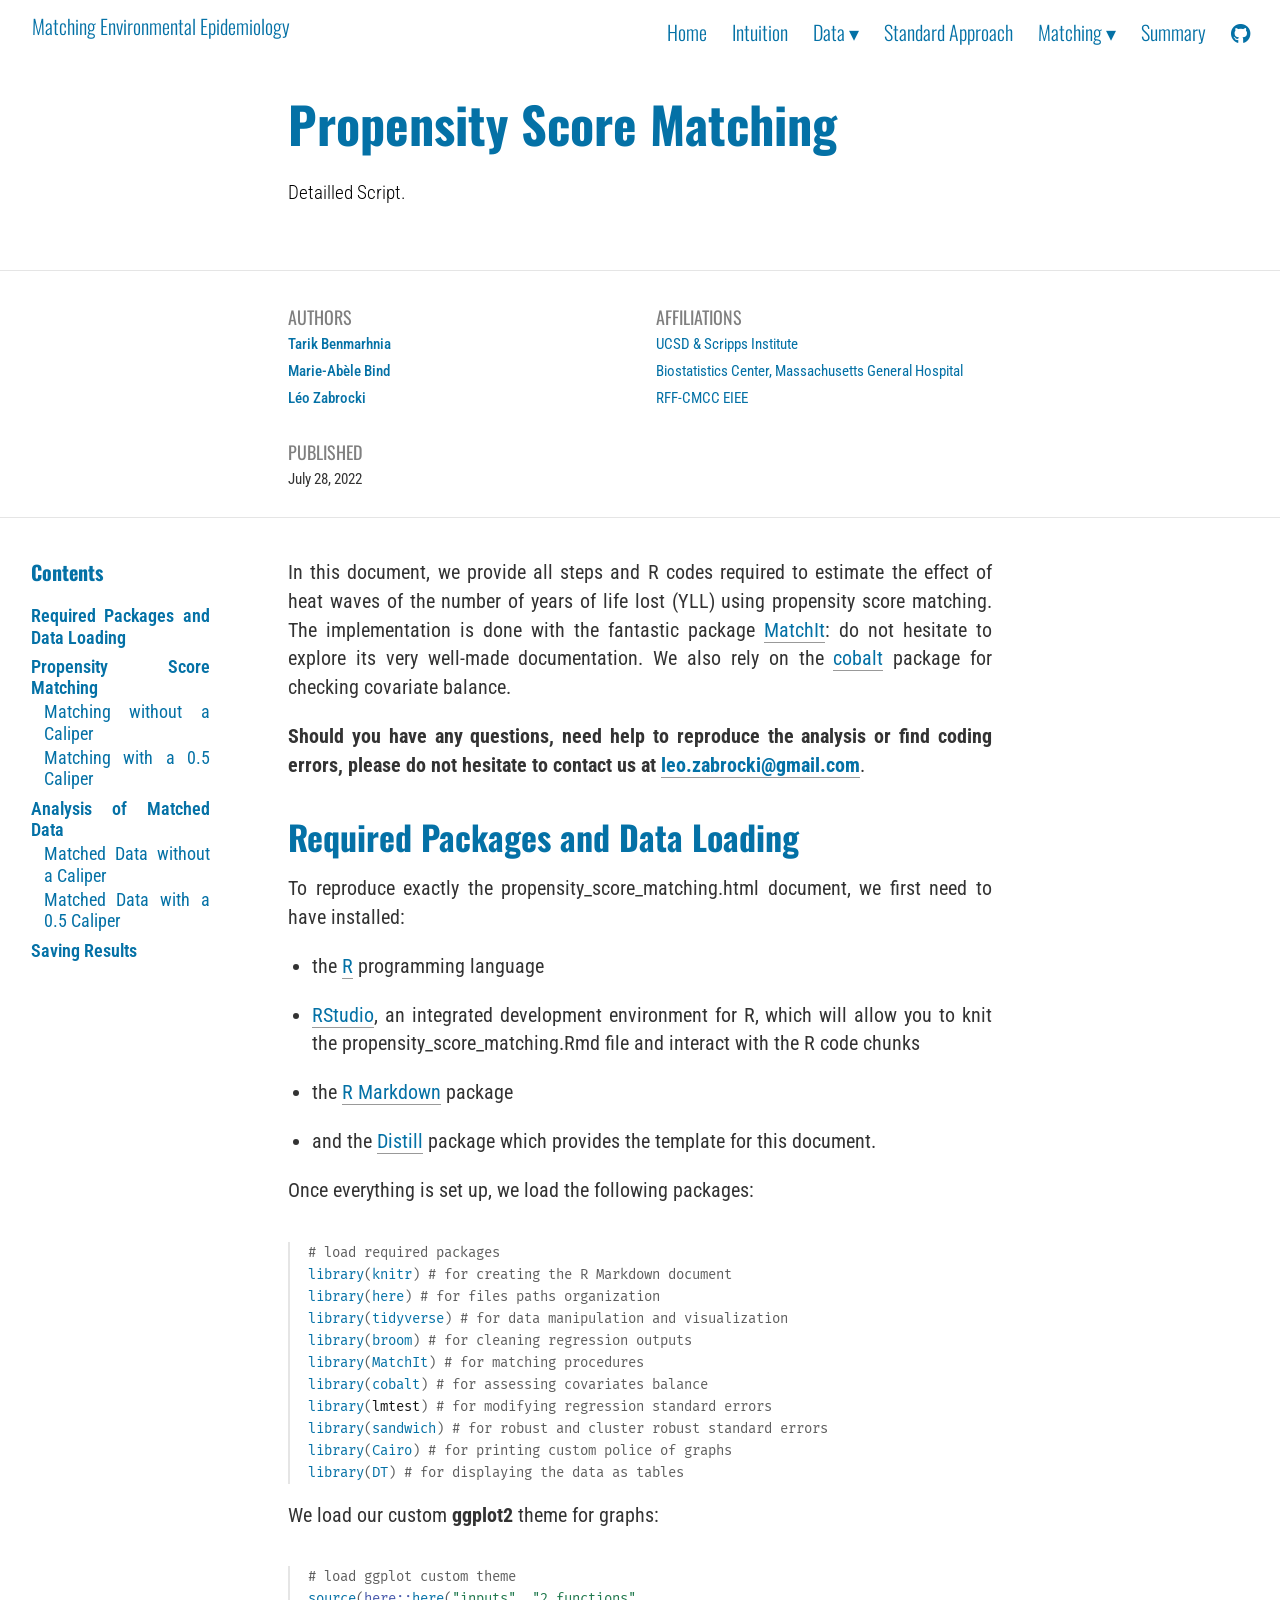
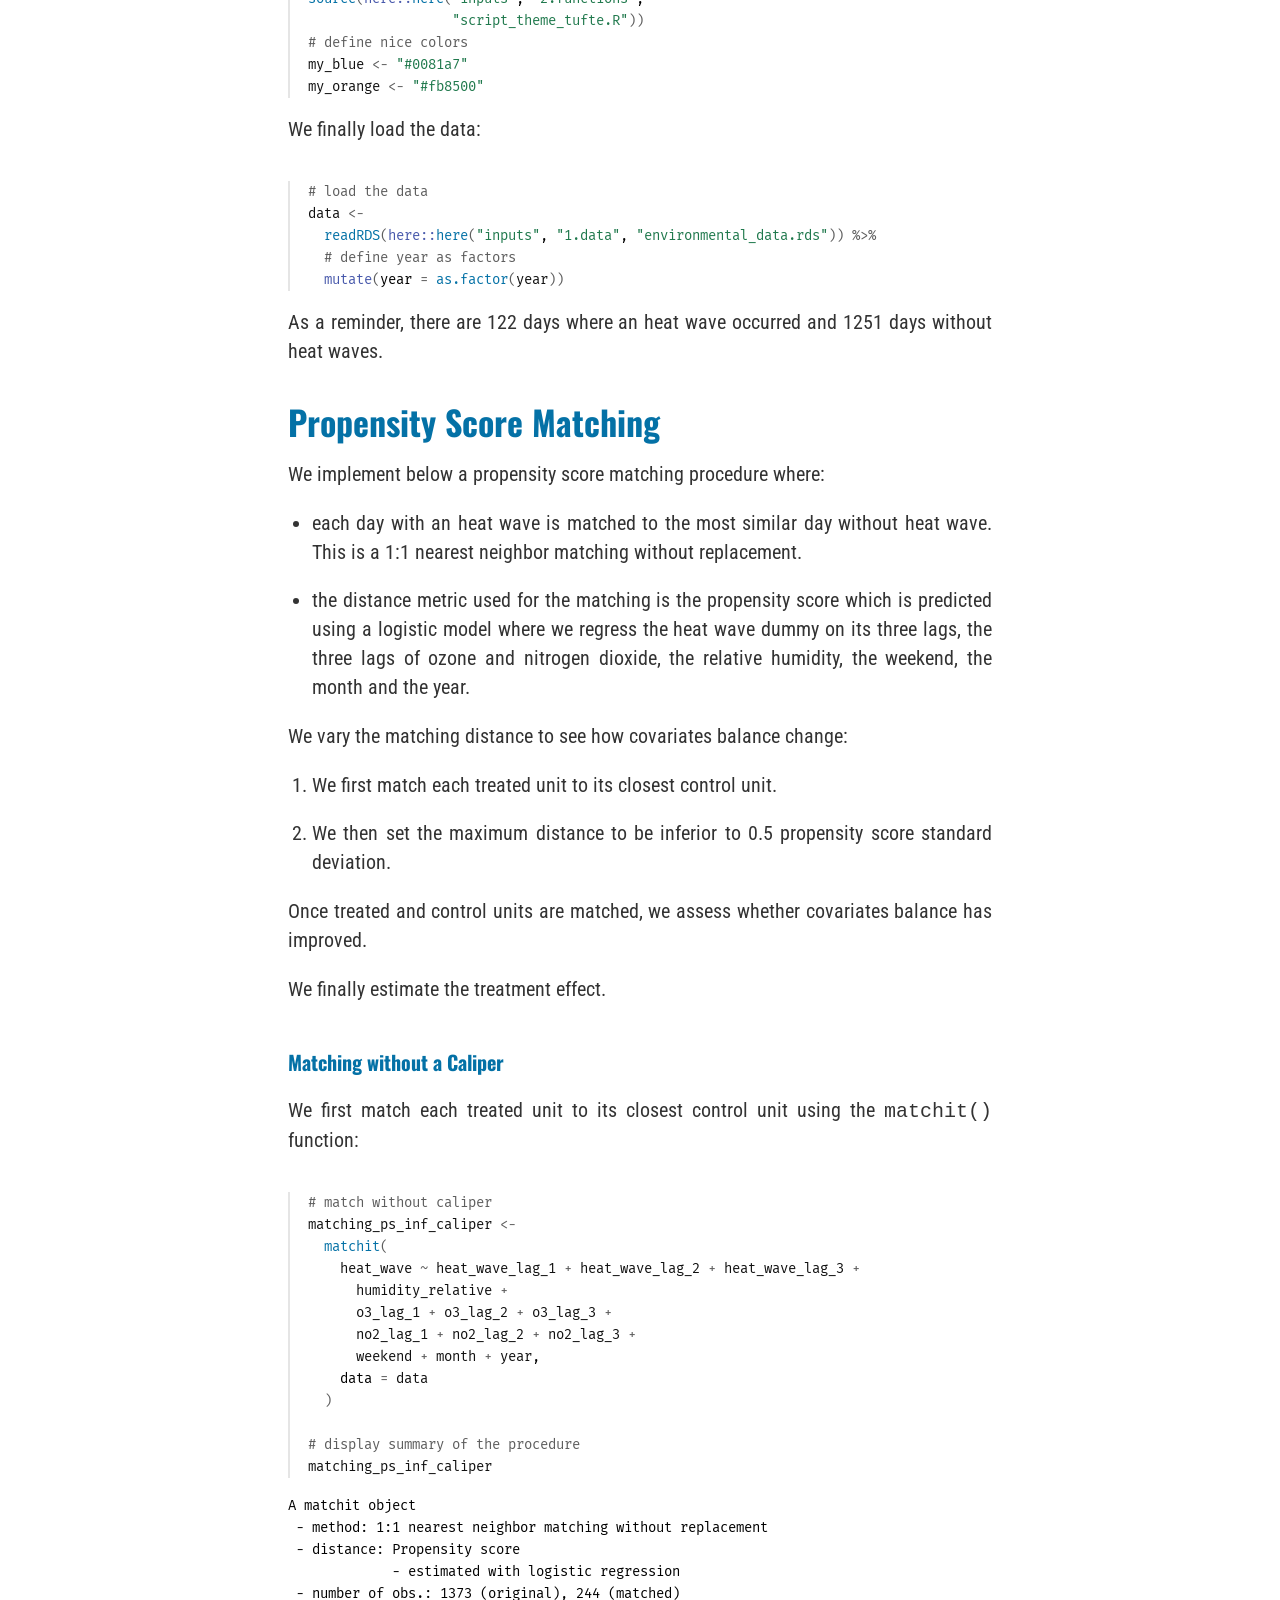
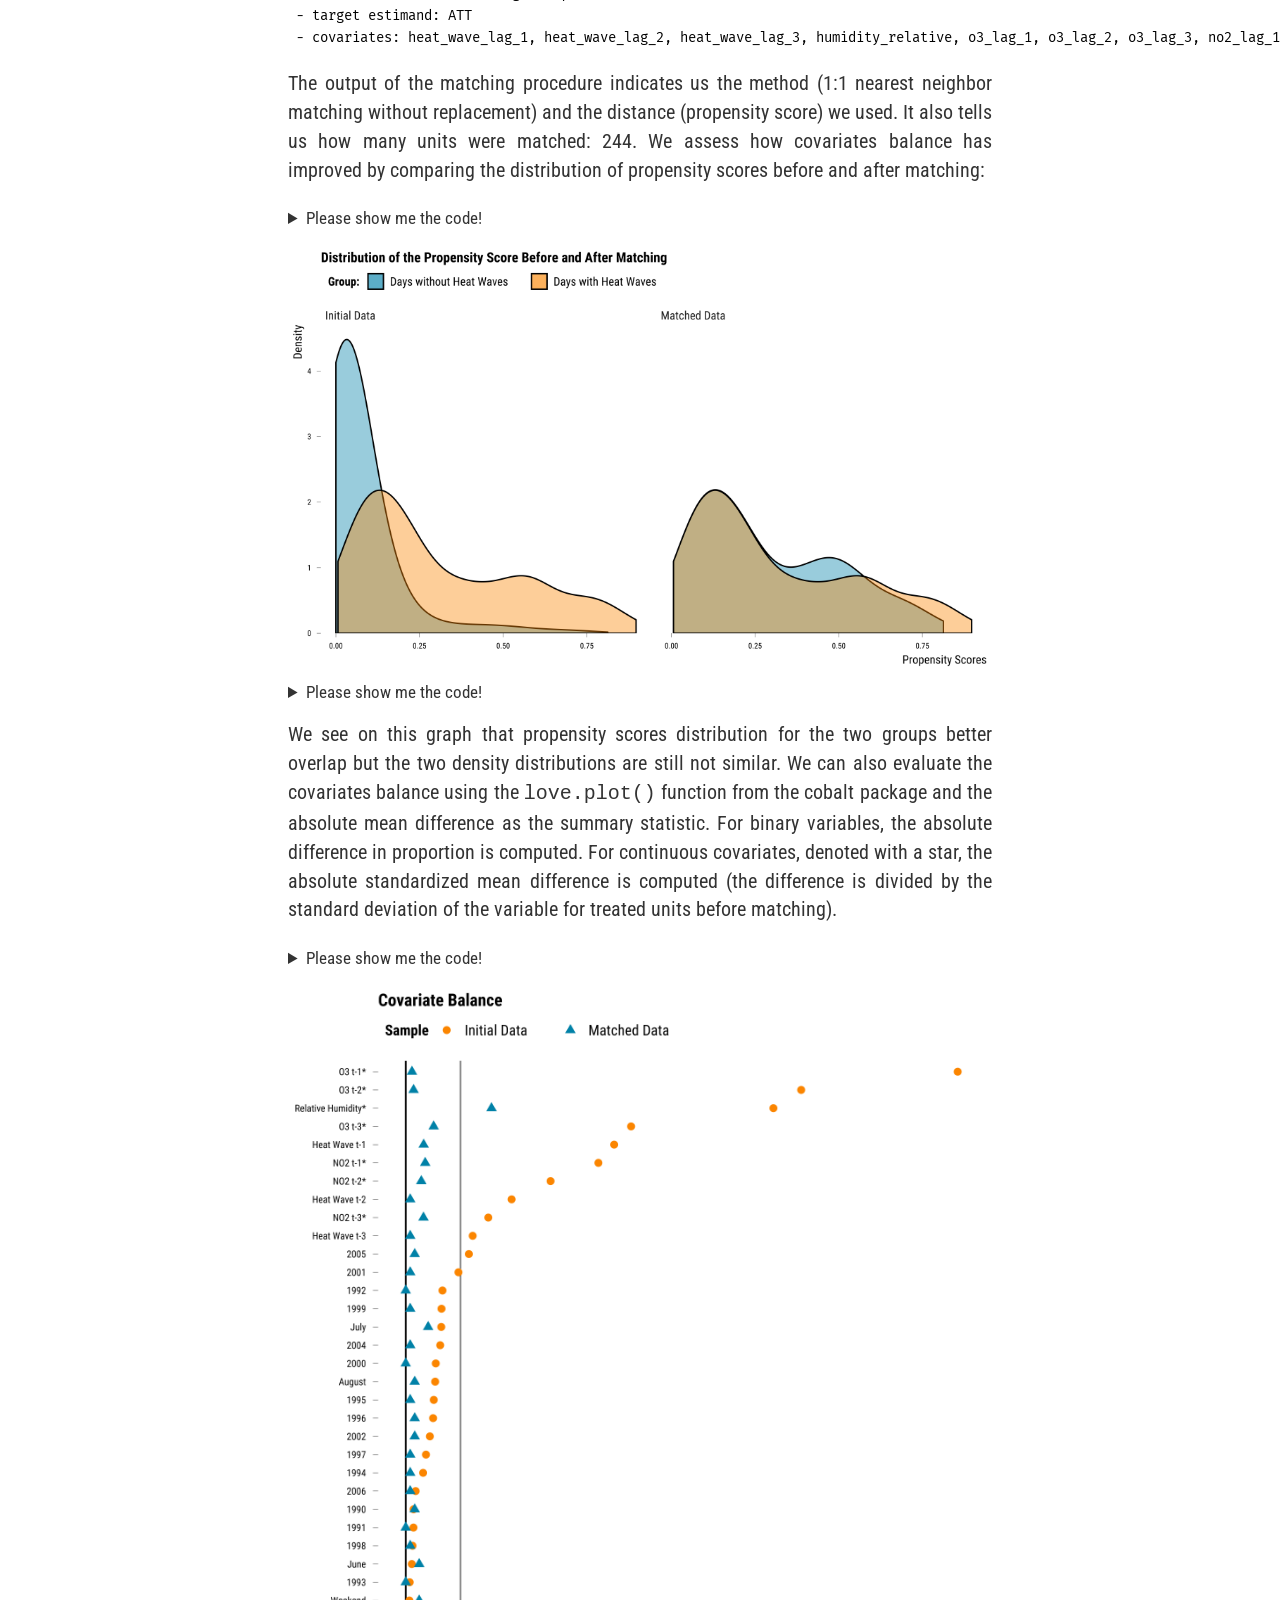
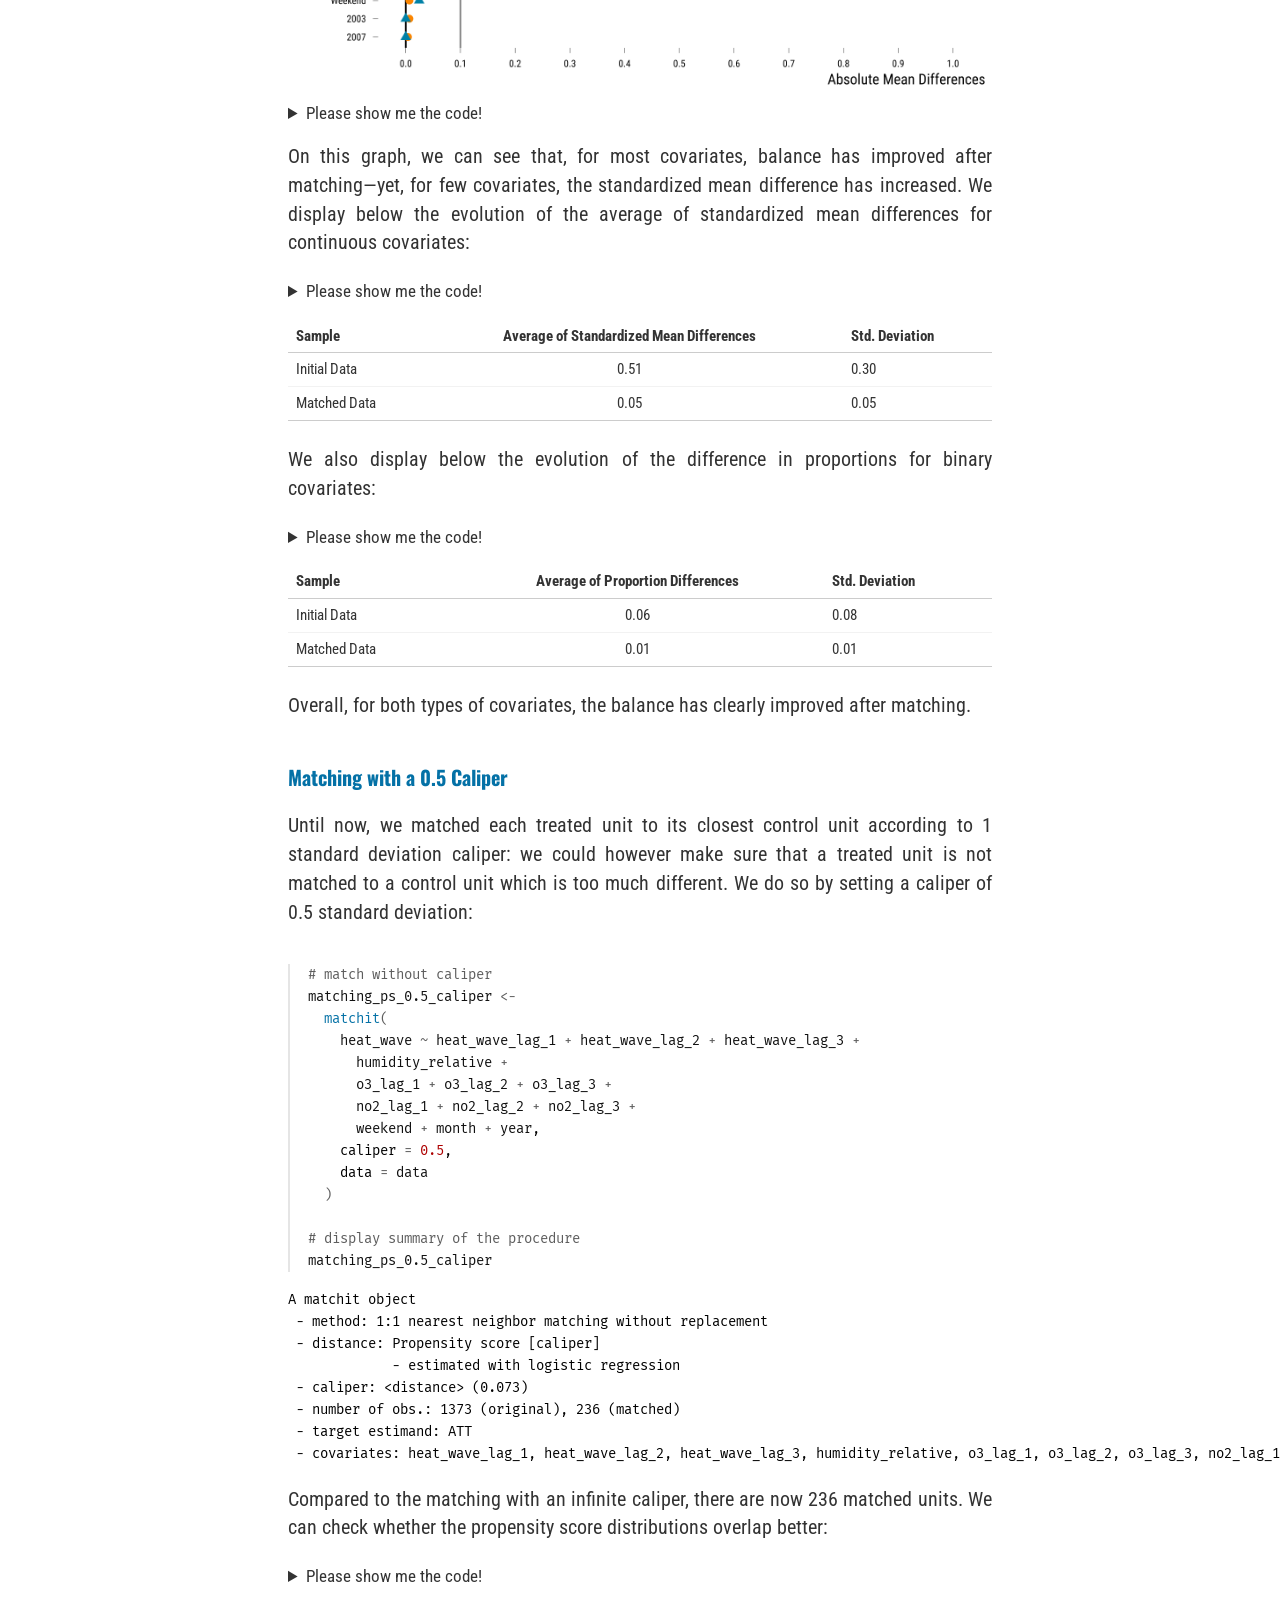
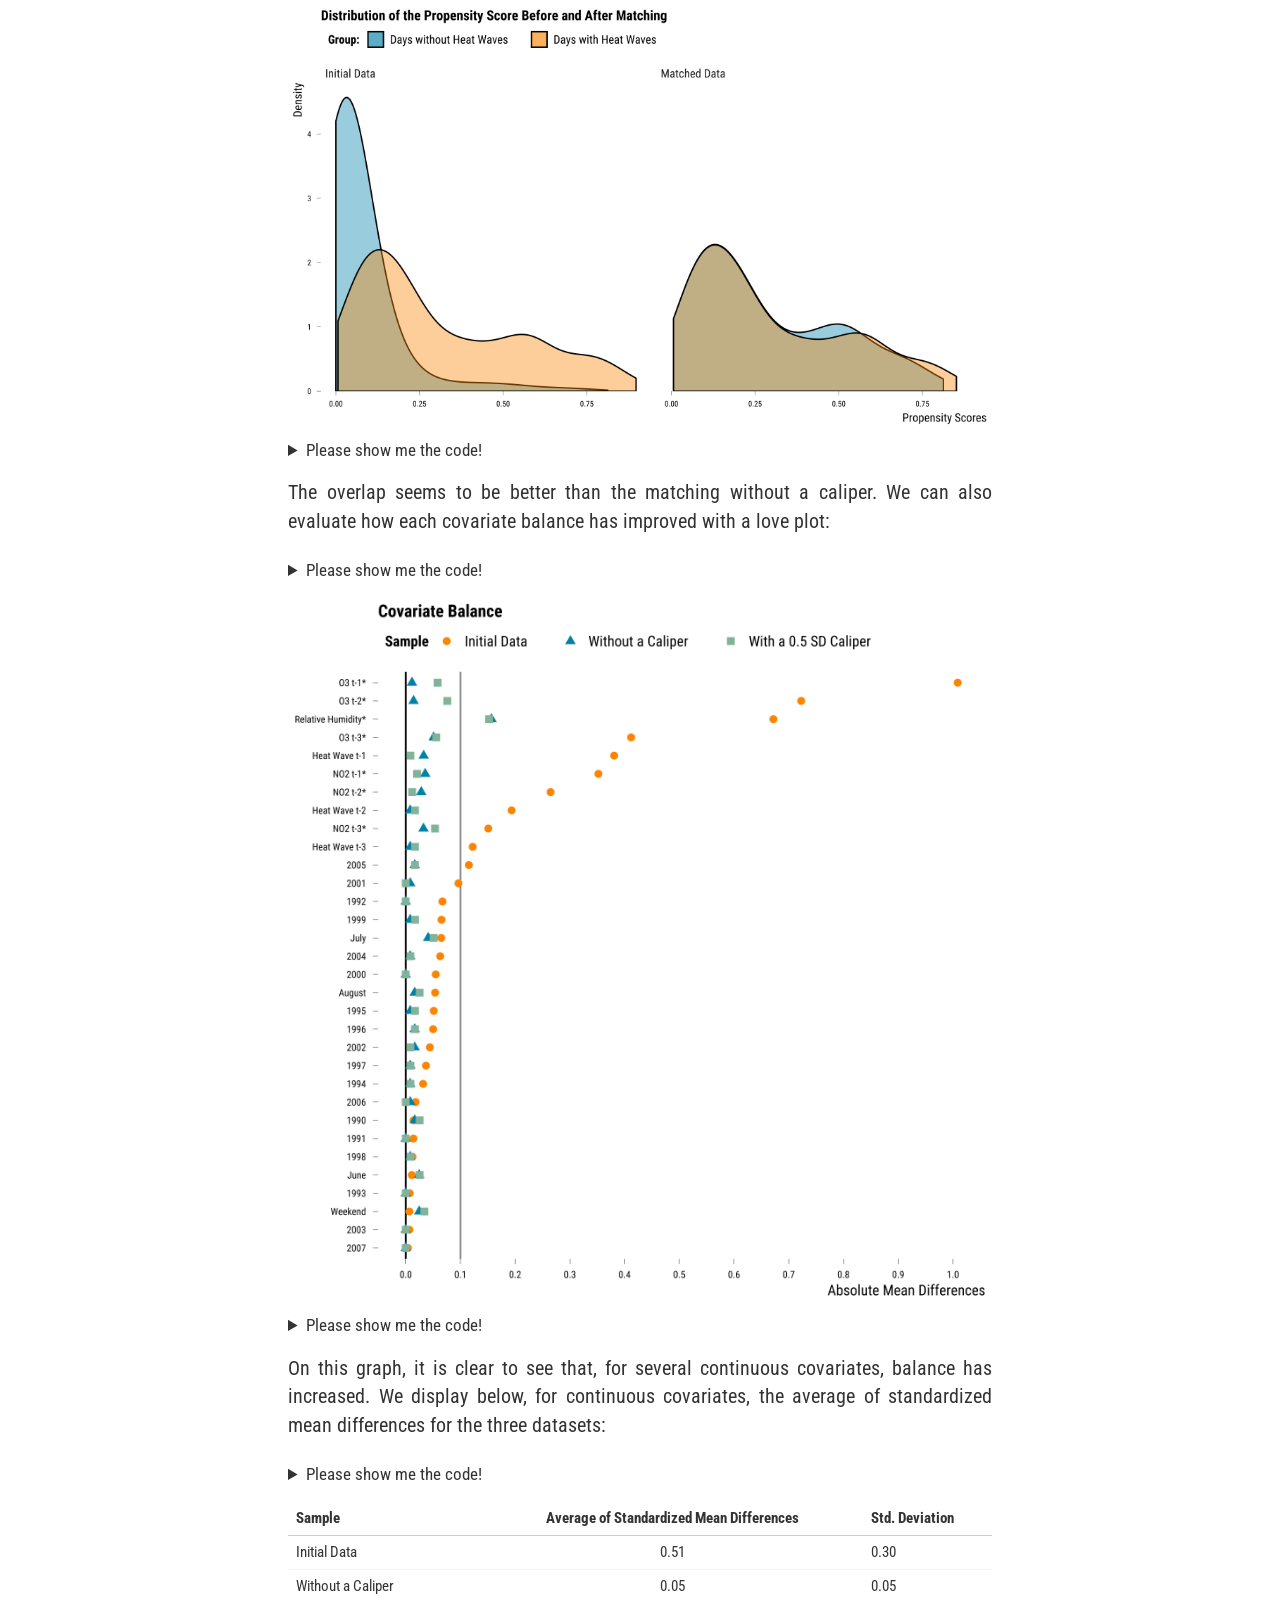
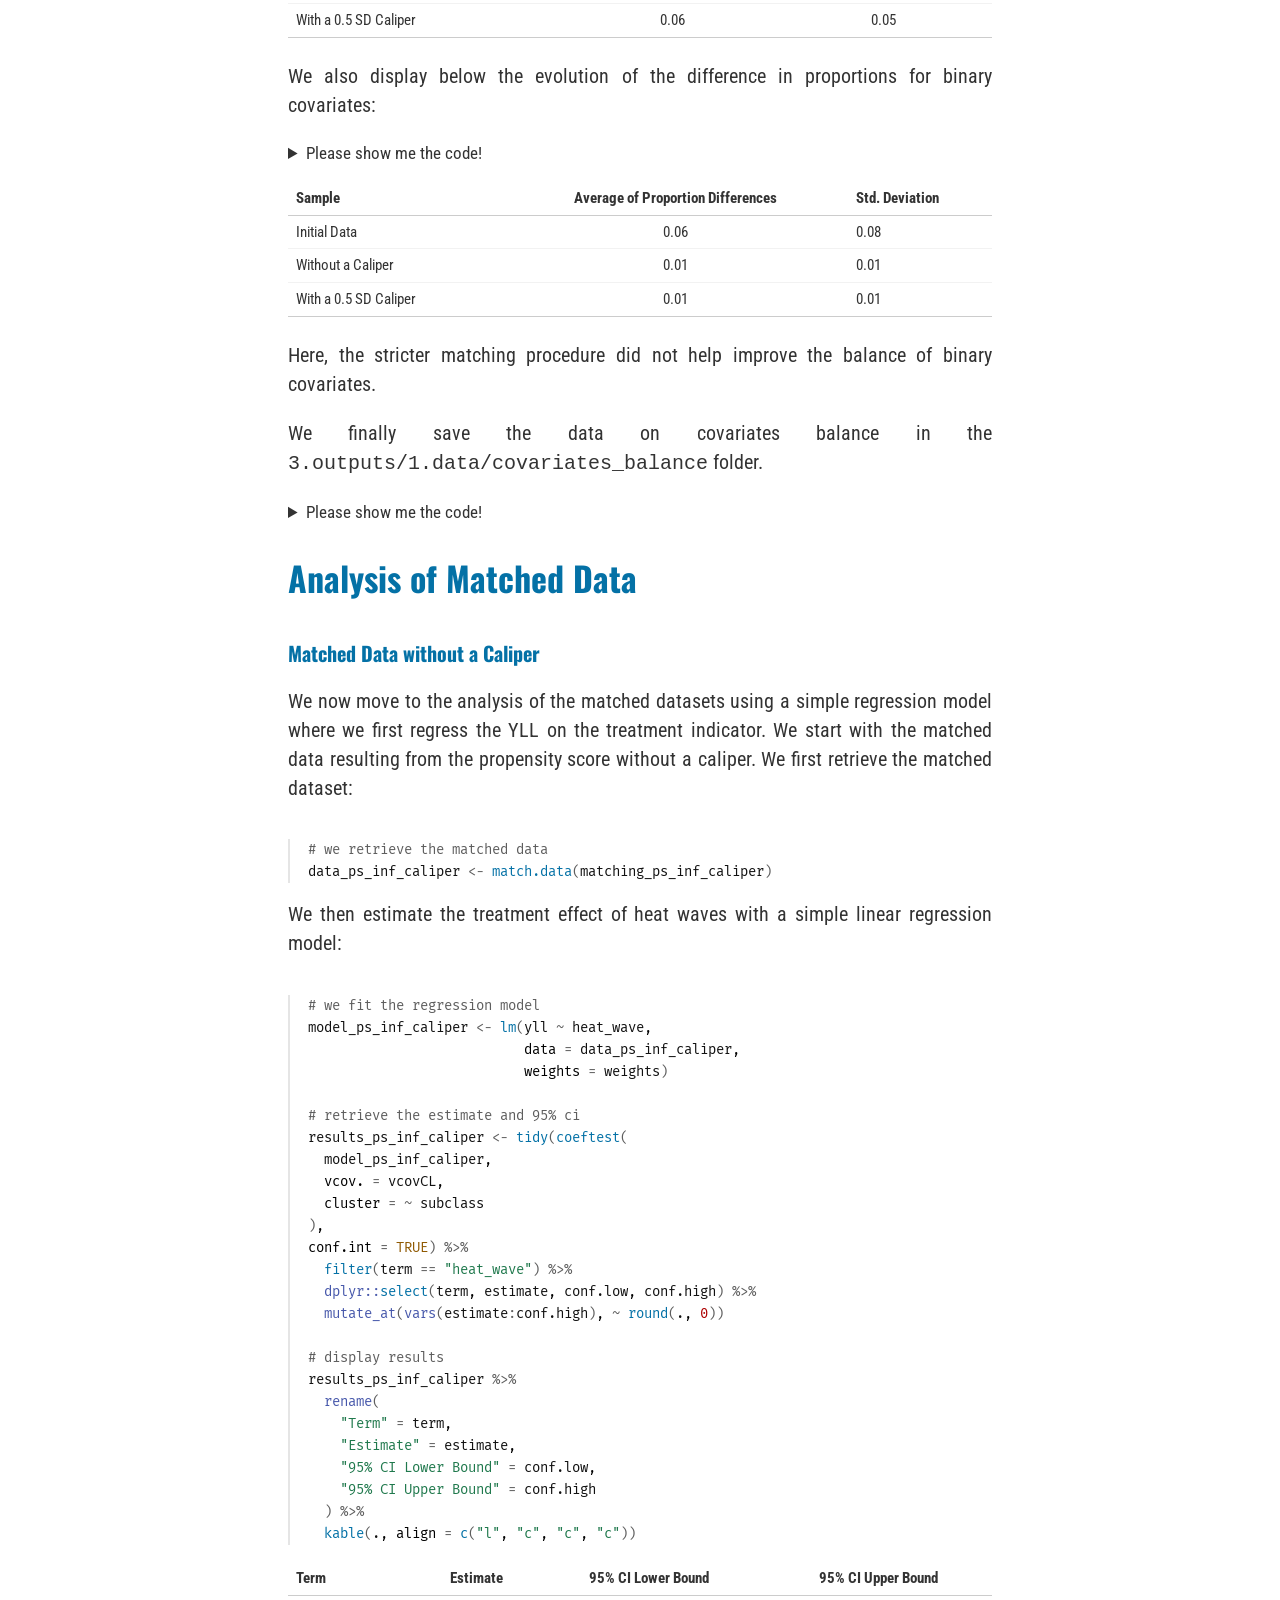
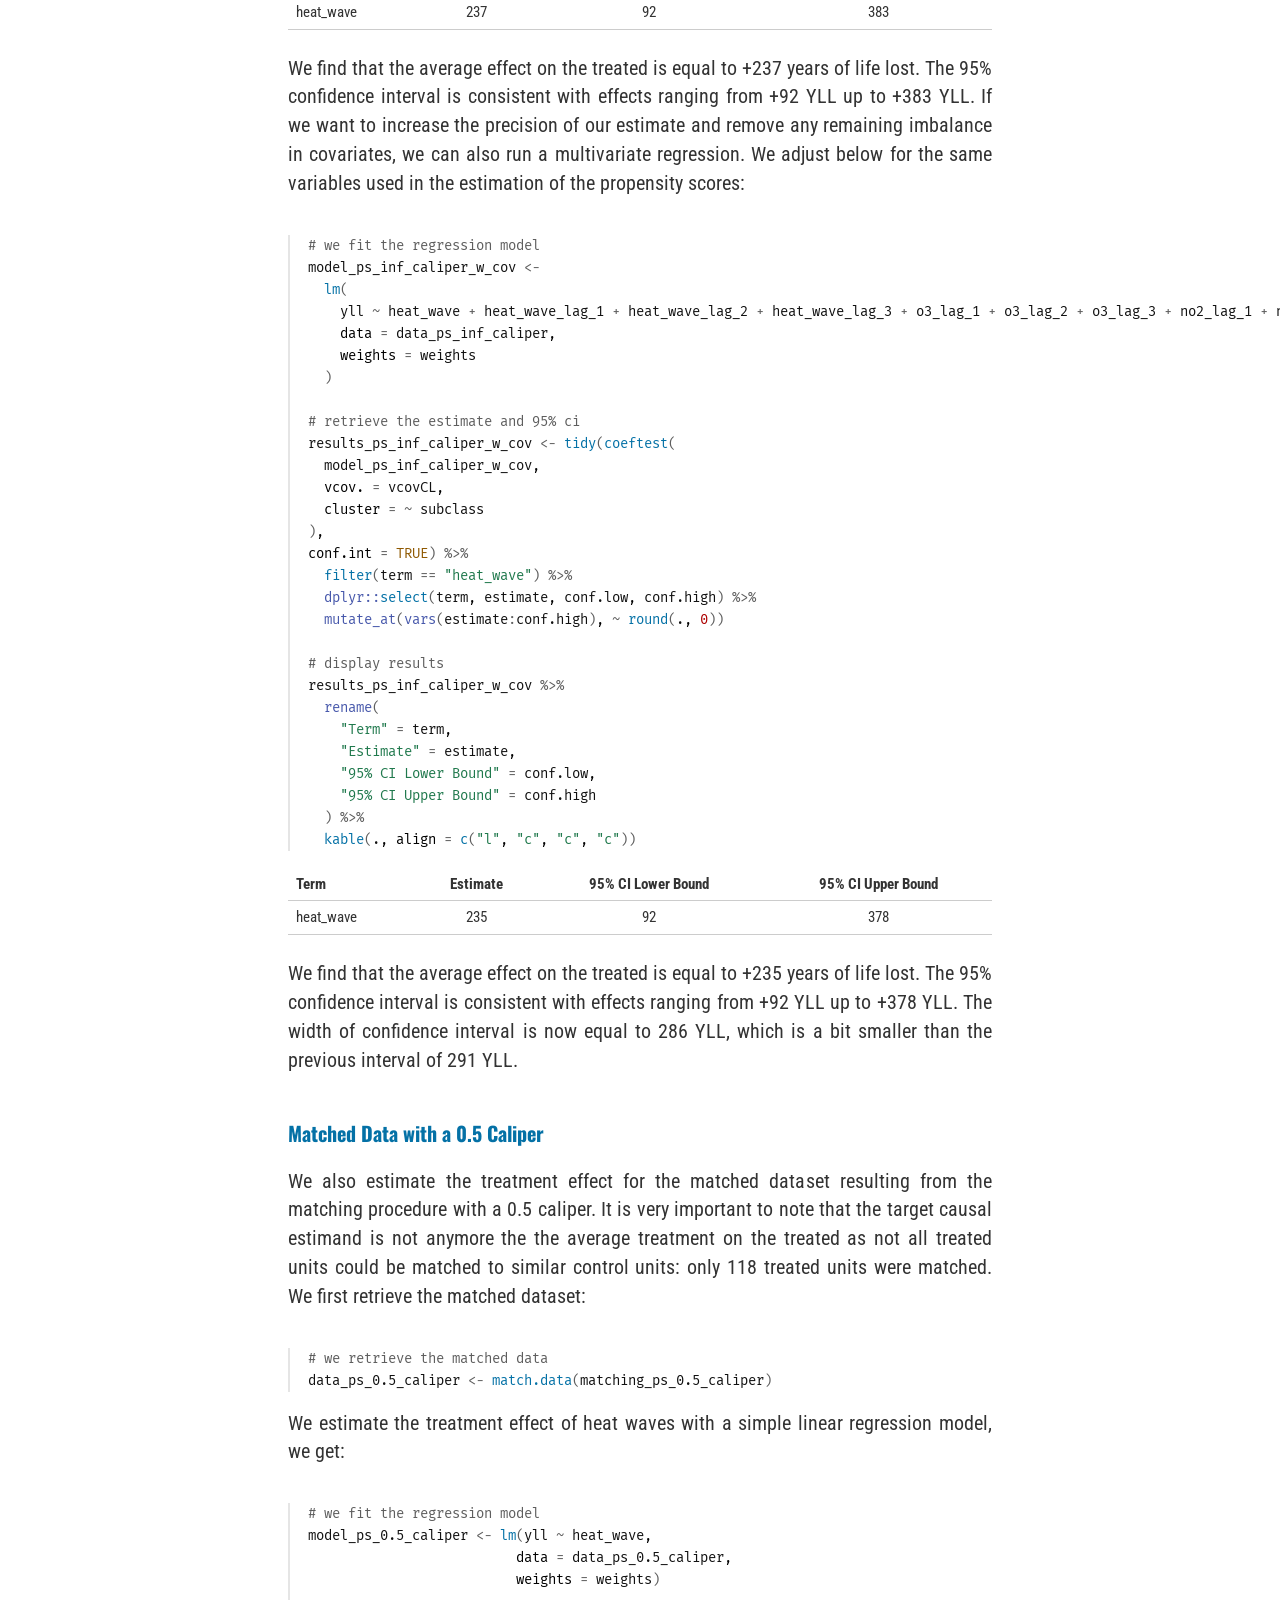
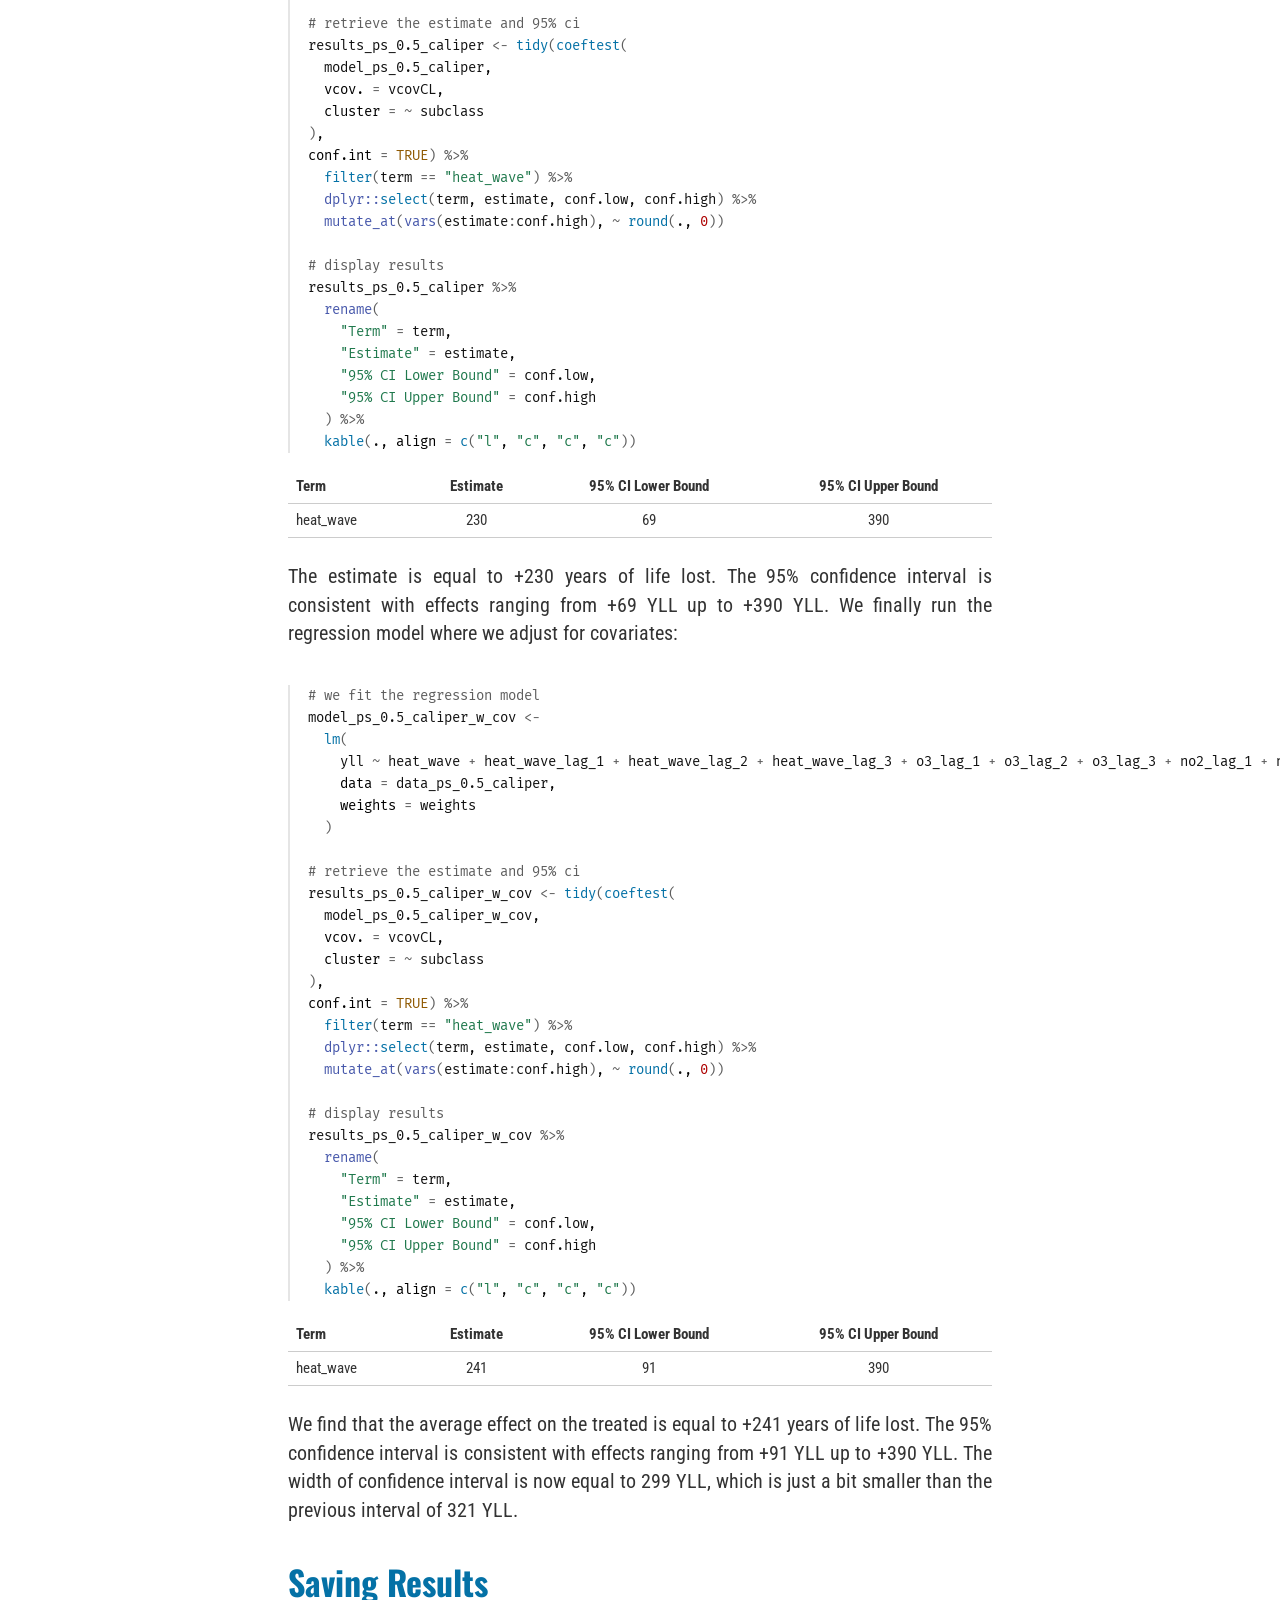
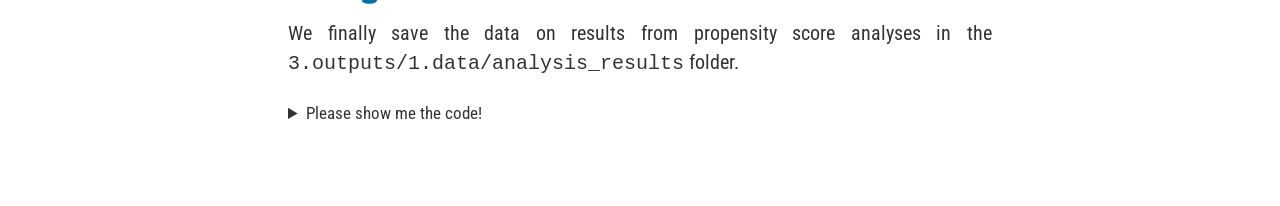
<file: docs/propensity_score_matching.html>
<!DOCTYPE html>

<html xmlns="http://www.w3.org/1999/xhtml" lang="" xml:lang="">

<head>
  <meta charset="utf-8"/>
  <meta name="viewport" content="width=device-width, initial-scale=1"/>
  <meta http-equiv="X-UA-Compatible" content="IE=Edge,chrome=1"/>
  <meta name="generator" content="distill" />

  <style type="text/css">
  /* Hide doc at startup (prevent jankiness while JS renders/transforms) */
  body {
    visibility: hidden;
  }
  </style>

 <!--radix_placeholder_import_source-->
 <!--/radix_placeholder_import_source-->

<style type="text/css">code{white-space: pre;}</style>
<style type="text/css" data-origin="pandoc">
pre > code.sourceCode { white-space: pre; position: relative; }
pre > code.sourceCode > span { display: inline-block; line-height: 1.25; }
pre > code.sourceCode > span:empty { height: 1.2em; }
.sourceCode { overflow: visible; }
code.sourceCode > span { color: inherit; text-decoration: inherit; }
div.sourceCode { margin: 1em 0; }
pre.sourceCode { margin: 0; }
@media screen {
div.sourceCode { overflow: auto; }
}
@media print {
pre > code.sourceCode { white-space: pre-wrap; }
pre > code.sourceCode > span { text-indent: -5em; padding-left: 5em; }
}
pre.numberSource code
  { counter-reset: source-line 0; }
pre.numberSource code > span
  { position: relative; left: -4em; counter-increment: source-line; }
pre.numberSource code > span > a:first-child::before
  { content: counter(source-line);
    position: relative; left: -1em; text-align: right; vertical-align: baseline;
    border: none; display: inline-block;
    -webkit-touch-callout: none; -webkit-user-select: none;
    -khtml-user-select: none; -moz-user-select: none;
    -ms-user-select: none; user-select: none;
    padding: 0 4px; width: 4em;
    color: #aaaaaa;
  }
pre.numberSource { margin-left: 3em; border-left: 1px solid #aaaaaa;  padding-left: 4px; }
div.sourceCode
  {   }
@media screen {
pre > code.sourceCode > span > a:first-child::before { text-decoration: underline; }
}
code span.al { color: #ad0000; } /* Alert */
code span.an { color: #5e5e5e; } /* Annotation */
code span.at { } /* Attribute */
code span.bn { color: #ad0000; } /* BaseN */
code span.bu { } /* BuiltIn */
code span.cf { color: #007ba5; } /* ControlFlow */
code span.ch { color: #20794d; } /* Char */
code span.cn { color: #8f5902; } /* Constant */
code span.co { color: #5e5e5e; } /* Comment */
code span.cv { color: #5e5e5e; font-style: italic; } /* CommentVar */
code span.do { color: #5e5e5e; font-style: italic; } /* Documentation */
code span.dt { color: #ad0000; } /* DataType */
code span.dv { color: #ad0000; } /* DecVal */
code span.er { color: #ad0000; } /* Error */
code span.ex { } /* Extension */
code span.fl { color: #ad0000; } /* Float */
code span.fu { color: #4758ab; } /* Function */
code span.im { } /* Import */
code span.in { color: #5e5e5e; } /* Information */
code span.kw { color: #007ba5; } /* Keyword */
code span.op { color: #5e5e5e; } /* Operator */
code span.ot { color: #007ba5; } /* Other */
code span.pp { color: #ad0000; } /* Preprocessor */
code span.sc { color: #5e5e5e; } /* SpecialChar */
code span.ss { color: #20794d; } /* SpecialString */
code span.st { color: #20794d; } /* String */
code span.va { color: #111111; } /* Variable */
code span.vs { color: #20794d; } /* VerbatimString */
code span.wa { color: #5e5e5e; font-style: italic; } /* Warning */
</style>


  <!--radix_placeholder_meta_tags-->
  <title>Matching Environmental Epidemiology: Propensity Score Matching</title>

  <meta property="description" itemprop="description" content="Detailled Script."/>


  <!--  https://schema.org/Article -->
  <meta property="article:published" itemprop="datePublished" content="2022-07-29"/>
  <meta property="article:created" itemprop="dateCreated" content="2022-07-29"/>
  <meta name="article:author" content="Tarik Benmarhnia"/>
  <meta name="article:author" content="Marie-Abèle Bind"/>
  <meta name="article:author" content="Léo Zabrocki"/>

  <!--  https://developers.facebook.com/docs/sharing/webmasters#markup -->
  <meta property="og:title" content="Matching Environmental Epidemiology: Propensity Score Matching"/>
  <meta property="og:type" content="article"/>
  <meta property="og:description" content="Detailled Script."/>
  <meta property="og:locale" content="en_US"/>
  <meta property="og:site_name" content="Matching Environmental Epidemiology"/>

  <!--  https://dev.twitter.com/cards/types/summary -->
  <meta property="twitter:card" content="summary"/>
  <meta property="twitter:title" content="Matching Environmental Epidemiology: Propensity Score Matching"/>
  <meta property="twitter:description" content="Detailled Script."/>

  <!--/radix_placeholder_meta_tags-->
  <!--radix_placeholder_rmarkdown_metadata-->

  <script type="text/json" id="radix-rmarkdown-metadata">
  {"type":"list","attributes":{"names":{"type":"character","attributes":{},"value":["title","description","author","date","output","editor_options"]}},"value":[{"type":"character","attributes":{},"value":["Propensity Score Matching"]},{"type":"character","attributes":{},"value":["Detailled Script.\n"]},{"type":"list","attributes":{},"value":[{"type":"list","attributes":{"names":{"type":"character","attributes":{},"value":["name","url","affiliation","affiliation_url"]}},"value":[{"type":"character","attributes":{},"value":["Tarik Benmarhnia"]},{"type":"character","attributes":{},"value":["https://profiles.ucsd.edu/tarik.benmarhnia"]},{"type":"character","attributes":{},"value":["UCSD & Scripps Institute"]},{"type":"character","attributes":{},"value":["https://benmarhniaresearch.ucsd.edu/"]}]},{"type":"list","attributes":{"names":{"type":"character","attributes":{},"value":["name","url","affiliation","affiliation_url"]}},"value":[{"type":"character","attributes":{},"value":["Marie-Abèle Bind"]},{"type":"character","attributes":{},"value":["https://scholar.harvard.edu/marie-abele"]},{"type":"character","attributes":{},"value":["Biostatistics Center, Massachusetts General Hospital"]},{"type":"character","attributes":{},"value":["https://biostatistics.massgeneral.org/faculty/marie-abele-bind-phd/"]}]},{"type":"list","attributes":{"names":{"type":"character","attributes":{},"value":["name","url","affiliation","affiliation_url"]}},"value":[{"type":"character","attributes":{},"value":["Léo Zabrocki"]},{"type":"character","attributes":{},"value":["https://lzabrocki.github.io/"]},{"type":"character","attributes":{},"value":["RFF-CMCC EIEE"]},{"type":"character","attributes":{},"value":["https://www.eiee.org/"]}]}]},{"type":"character","attributes":{},"value":["2022-07-29"]},{"type":"list","attributes":{"names":{"type":"character","attributes":{},"value":["distill::distill_article"]}},"value":[{"type":"list","attributes":{"names":{"type":"character","attributes":{},"value":["toc","toc_depth"]}},"value":[{"type":"logical","attributes":{},"value":[true]},{"type":"integer","attributes":{},"value":[3]}]}]},{"type":"list","attributes":{"names":{"type":"character","attributes":{},"value":["chunk_output_type"]}},"value":[{"type":"character","attributes":{},"value":["console"]}]}]}
  </script>
  <!--/radix_placeholder_rmarkdown_metadata-->
  <!--radix_placeholder_navigation_in_header-->
  <meta name="distill:offset" content=""/>

  <script type="application/javascript">

    window.headroom_prevent_pin = false;

    window.document.addEventListener("DOMContentLoaded", function (event) {

      // initialize headroom for banner
      var header = $('header').get(0);
      var headerHeight = header.offsetHeight;
      var headroom = new Headroom(header, {
        tolerance: 5,
        onPin : function() {
          if (window.headroom_prevent_pin) {
            window.headroom_prevent_pin = false;
            headroom.unpin();
          }
        }
      });
      headroom.init();
      if(window.location.hash)
        headroom.unpin();
      $(header).addClass('headroom--transition');

      // offset scroll location for banner on hash change
      // (see: https://github.com/WickyNilliams/headroom.js/issues/38)
      window.addEventListener("hashchange", function(event) {
        window.scrollTo(0, window.pageYOffset - (headerHeight + 25));
      });

      // responsive menu
      $('.distill-site-header').each(function(i, val) {
        var topnav = $(this);
        var toggle = topnav.find('.nav-toggle');
        toggle.on('click', function() {
          topnav.toggleClass('responsive');
        });
      });

      // nav dropdowns
      $('.nav-dropbtn').click(function(e) {
        $(this).next('.nav-dropdown-content').toggleClass('nav-dropdown-active');
        $(this).parent().siblings('.nav-dropdown')
           .children('.nav-dropdown-content').removeClass('nav-dropdown-active');
      });
      $("body").click(function(e){
        $('.nav-dropdown-content').removeClass('nav-dropdown-active');
      });
      $(".nav-dropdown").click(function(e){
        e.stopPropagation();
      });
    });
  </script>

  <style type="text/css">

  /* Theme (user-documented overrideables for nav appearance) */

  .distill-site-nav {
    color: rgba(255, 255, 255, 0.8);
    background-color: #0F2E3D;
    font-size: 15px;
    font-weight: 300;
  }

  .distill-site-nav a {
    color: inherit;
    text-decoration: none;
  }

  .distill-site-nav a:hover {
    color: white;
  }

  @media print {
    .distill-site-nav {
      display: none;
    }
  }

  .distill-site-header {

  }

  .distill-site-footer {

  }


  /* Site Header */

  .distill-site-header {
    width: 100%;
    box-sizing: border-box;
    z-index: 3;
  }

  .distill-site-header .nav-left {
    display: inline-block;
    margin-left: 8px;
  }

  @media screen and (max-width: 768px) {
    .distill-site-header .nav-left {
      margin-left: 0;
    }
  }


  .distill-site-header .nav-right {
    float: right;
    margin-right: 8px;
  }

  .distill-site-header a,
  .distill-site-header .title {
    display: inline-block;
    text-align: center;
    padding: 14px 10px 14px 10px;
  }

  .distill-site-header .title {
    font-size: 18px;
    min-width: 150px;
  }

  .distill-site-header .logo {
    padding: 0;
  }

  .distill-site-header .logo img {
    display: none;
    max-height: 20px;
    width: auto;
    margin-bottom: -4px;
  }

  .distill-site-header .nav-image img {
    max-height: 18px;
    width: auto;
    display: inline-block;
    margin-bottom: -3px;
  }



  @media screen and (min-width: 1000px) {
    .distill-site-header .logo img {
      display: inline-block;
    }
    .distill-site-header .nav-left {
      margin-left: 20px;
    }
    .distill-site-header .nav-right {
      margin-right: 20px;
    }
    .distill-site-header .title {
      padding-left: 12px;
    }
  }


  .distill-site-header .nav-toggle {
    display: none;
  }

  .nav-dropdown {
    display: inline-block;
    position: relative;
  }

  .nav-dropdown .nav-dropbtn {
    border: none;
    outline: none;
    color: rgba(255, 255, 255, 0.8);
    padding: 16px 10px;
    background-color: transparent;
    font-family: inherit;
    font-size: inherit;
    font-weight: inherit;
    margin: 0;
    margin-top: 1px;
    z-index: 2;
  }

  .nav-dropdown-content {
    display: none;
    position: absolute;
    background-color: white;
    min-width: 200px;
    border: 1px solid rgba(0,0,0,0.15);
    border-radius: 4px;
    box-shadow: 0px 8px 16px 0px rgba(0,0,0,0.1);
    z-index: 1;
    margin-top: 2px;
    white-space: nowrap;
    padding-top: 4px;
    padding-bottom: 4px;
  }

  .nav-dropdown-content hr {
    margin-top: 4px;
    margin-bottom: 4px;
    border: none;
    border-bottom: 1px solid rgba(0, 0, 0, 0.1);
  }

  .nav-dropdown-active {
    display: block;
  }

  .nav-dropdown-content a, .nav-dropdown-content .nav-dropdown-header {
    color: black;
    padding: 6px 24px;
    text-decoration: none;
    display: block;
    text-align: left;
  }

  .nav-dropdown-content .nav-dropdown-header {
    display: block;
    padding: 5px 24px;
    padding-bottom: 0;
    text-transform: uppercase;
    font-size: 14px;
    color: #999999;
    white-space: nowrap;
  }

  .nav-dropdown:hover .nav-dropbtn {
    color: white;
  }

  .nav-dropdown-content a:hover {
    background-color: #ddd;
    color: black;
  }

  .nav-right .nav-dropdown-content {
    margin-left: -45%;
    right: 0;
  }

  @media screen and (max-width: 768px) {
    .distill-site-header a, .distill-site-header .nav-dropdown  {display: none;}
    .distill-site-header a.nav-toggle {
      float: right;
      display: block;
    }
    .distill-site-header .title {
      margin-left: 0;
    }
    .distill-site-header .nav-right {
      margin-right: 0;
    }
    .distill-site-header {
      overflow: hidden;
    }
    .nav-right .nav-dropdown-content {
      margin-left: 0;
    }
  }


  @media screen and (max-width: 768px) {
    .distill-site-header.responsive {position: relative; min-height: 500px; }
    .distill-site-header.responsive a.nav-toggle {
      position: absolute;
      right: 0;
      top: 0;
    }
    .distill-site-header.responsive a,
    .distill-site-header.responsive .nav-dropdown {
      display: block;
      text-align: left;
    }
    .distill-site-header.responsive .nav-left,
    .distill-site-header.responsive .nav-right {
      width: 100%;
    }
    .distill-site-header.responsive .nav-dropdown {float: none;}
    .distill-site-header.responsive .nav-dropdown-content {position: relative;}
    .distill-site-header.responsive .nav-dropdown .nav-dropbtn {
      display: block;
      width: 100%;
      text-align: left;
    }
  }

  /* Site Footer */

  .distill-site-footer {
    width: 100%;
    overflow: hidden;
    box-sizing: border-box;
    z-index: 3;
    margin-top: 30px;
    padding-top: 30px;
    padding-bottom: 30px;
    text-align: center;
  }

  /* Headroom */

  d-title {
    padding-top: 6rem;
  }

  @media print {
    d-title {
      padding-top: 4rem;
    }
  }

  .headroom {
    z-index: 1000;
    position: fixed;
    top: 0;
    left: 0;
    right: 0;
  }

  .headroom--transition {
    transition: all .4s ease-in-out;
  }

  .headroom--unpinned {
    top: -100px;
  }

  .headroom--pinned {
    top: 0;
  }

  /* adjust viewport for navbar height */
  /* helps vertically center bootstrap (non-distill) content */
  .min-vh-100 {
    min-height: calc(100vh - 100px) !important;
  }

  </style>

  <script src="site_libs/jquery-3.6.0/jquery-3.6.0.min.js"></script>
  <link href="site_libs/font-awesome-5.1.0/css/all.css" rel="stylesheet"/>
  <link href="site_libs/font-awesome-5.1.0/css/v4-shims.css" rel="stylesheet"/>
  <script src="site_libs/headroom-0.9.4/headroom.min.js"></script>
  <!--/radix_placeholder_navigation_in_header-->
  <!--radix_placeholder_distill-->

  <style type="text/css">

  body {
    background-color: white;
  }

  .pandoc-table {
    width: 100%;
  }

  .pandoc-table>caption {
    margin-bottom: 10px;
  }

  .pandoc-table th:not([align]) {
    text-align: left;
  }

  .pagedtable-footer {
    font-size: 15px;
  }

  d-byline .byline {
    grid-template-columns: 2fr 2fr;
  }

  d-byline .byline h3 {
    margin-block-start: 1.5em;
  }

  d-byline .byline .authors-affiliations h3 {
    margin-block-start: 0.5em;
  }

  .authors-affiliations .orcid-id {
    width: 16px;
    height:16px;
    margin-left: 4px;
    margin-right: 4px;
    vertical-align: middle;
    padding-bottom: 2px;
  }

  d-title .dt-tags {
    margin-top: 1em;
    grid-column: text;
  }

  .dt-tags .dt-tag {
    text-decoration: none;
    display: inline-block;
    color: rgba(0,0,0,0.6);
    padding: 0em 0.4em;
    margin-right: 0.5em;
    margin-bottom: 0.4em;
    font-size: 70%;
    border: 1px solid rgba(0,0,0,0.2);
    border-radius: 3px;
    text-transform: uppercase;
    font-weight: 500;
  }

  d-article table.gt_table td,
  d-article table.gt_table th {
    border-bottom: none;
  }

  .html-widget {
    margin-bottom: 2.0em;
  }

  .l-screen-inset {
    padding-right: 16px;
  }

  .l-screen .caption {
    margin-left: 10px;
  }

  .shaded {
    background: rgb(247, 247, 247);
    padding-top: 20px;
    padding-bottom: 20px;
    border-top: 1px solid rgba(0, 0, 0, 0.1);
    border-bottom: 1px solid rgba(0, 0, 0, 0.1);
  }

  .shaded .html-widget {
    margin-bottom: 0;
    border: 1px solid rgba(0, 0, 0, 0.1);
  }

  .shaded .shaded-content {
    background: white;
  }

  .text-output {
    margin-top: 0;
    line-height: 1.5em;
  }

  .hidden {
    display: none !important;
  }

  d-article {
    padding-top: 2.5rem;
    padding-bottom: 30px;
  }

  d-appendix {
    padding-top: 30px;
  }

  d-article>p>img {
    width: 100%;
  }

  d-article h2 {
    margin: 1rem 0 1.5rem 0;
  }

  d-article h3 {
    margin-top: 1.5rem;
  }

  d-article iframe {
    border: 1px solid rgba(0, 0, 0, 0.1);
    margin-bottom: 2.0em;
    width: 100%;
  }

  /* Tweak code blocks */

  d-article div.sourceCode code,
  d-article pre code {
    font-family: Consolas, Monaco, 'Andale Mono', 'Ubuntu Mono', monospace;
  }

  d-article pre,
  d-article div.sourceCode,
  d-article div.sourceCode pre {
    overflow: auto;
  }

  d-article div.sourceCode {
    background-color: white;
  }

  d-article div.sourceCode pre {
    padding-left: 10px;
    font-size: 12px;
    border-left: 2px solid rgba(0,0,0,0.1);
  }

  d-article pre {
    font-size: 12px;
    color: black;
    background: none;
    margin-top: 0;
    text-align: left;
    white-space: pre;
    word-spacing: normal;
    word-break: normal;
    word-wrap: normal;
    line-height: 1.5;

    -moz-tab-size: 4;
    -o-tab-size: 4;
    tab-size: 4;

    -webkit-hyphens: none;
    -moz-hyphens: none;
    -ms-hyphens: none;
    hyphens: none;
  }

  d-article pre a {
    border-bottom: none;
  }

  d-article pre a:hover {
    border-bottom: none;
    text-decoration: underline;
  }

  d-article details {
    grid-column: text;
    margin-bottom: 0.8em;
  }

  @media(min-width: 768px) {

  d-article pre,
  d-article div.sourceCode,
  d-article div.sourceCode pre {
    overflow: visible !important;
  }

  d-article div.sourceCode pre {
    padding-left: 18px;
    font-size: 14px;
  }

  d-article pre {
    font-size: 14px;
  }

  }

  figure img.external {
    background: white;
    border: 1px solid rgba(0, 0, 0, 0.1);
    box-shadow: 0 1px 8px rgba(0, 0, 0, 0.1);
    padding: 18px;
    box-sizing: border-box;
  }

  /* CSS for d-contents */

  .d-contents {
    grid-column: text;
    color: rgba(0,0,0,0.8);
    font-size: 0.9em;
    padding-bottom: 1em;
    margin-bottom: 1em;
    padding-bottom: 0.5em;
    margin-bottom: 1em;
    padding-left: 0.25em;
    justify-self: start;
  }

  @media(min-width: 1000px) {
    .d-contents.d-contents-float {
      height: 0;
      grid-column-start: 1;
      grid-column-end: 4;
      justify-self: center;
      padding-right: 3em;
      padding-left: 2em;
    }
  }

  .d-contents nav h3 {
    font-size: 18px;
    margin-top: 0;
    margin-bottom: 1em;
  }

  .d-contents li {
    list-style-type: none
  }

  .d-contents nav > ul {
    padding-left: 0;
  }

  .d-contents ul {
    padding-left: 1em
  }

  .d-contents nav ul li {
    margin-top: 0.6em;
    margin-bottom: 0.2em;
  }

  .d-contents nav a {
    font-size: 13px;
    border-bottom: none;
    text-decoration: none
    color: rgba(0, 0, 0, 0.8);
  }

  .d-contents nav a:hover {
    text-decoration: underline solid rgba(0, 0, 0, 0.6)
  }

  .d-contents nav > ul > li > a {
    font-weight: 600;
  }

  .d-contents nav > ul > li > ul {
    font-weight: inherit;
  }

  .d-contents nav > ul > li > ul > li {
    margin-top: 0.2em;
  }


  .d-contents nav ul {
    margin-top: 0;
    margin-bottom: 0.25em;
  }

  .d-article-with-toc h2:nth-child(2) {
    margin-top: 0;
  }


  /* Figure */

  .figure {
    position: relative;
    margin-bottom: 2.5em;
    margin-top: 1.5em;
  }

  .figure img {
    width: 100%;
  }

  .figure .caption {
    color: rgba(0, 0, 0, 0.6);
    font-size: 12px;
    line-height: 1.5em;
  }

  .figure img.external {
    background: white;
    border: 1px solid rgba(0, 0, 0, 0.1);
    box-shadow: 0 1px 8px rgba(0, 0, 0, 0.1);
    padding: 18px;
    box-sizing: border-box;
  }

  .figure .caption a {
    color: rgba(0, 0, 0, 0.6);
  }

  .figure .caption b,
  .figure .caption strong, {
    font-weight: 600;
    color: rgba(0, 0, 0, 1.0);
  }

  /* Citations */

  d-article .citation {
    color: inherit;
    cursor: inherit;
  }

  div.hanging-indent{
    margin-left: 1em; text-indent: -1em;
  }

  /* Citation hover box */

  .tippy-box[data-theme~=light-border] {
    background-color: rgba(250, 250, 250, 0.95);
  }

  .tippy-content > p {
    margin-bottom: 0;
    padding: 2px;
  }


  /* Tweak 1000px media break to show more text */

  @media(min-width: 1000px) {
    .base-grid,
    distill-header,
    d-title,
    d-abstract,
    d-article,
    d-appendix,
    distill-appendix,
    d-byline,
    d-footnote-list,
    d-citation-list,
    distill-footer {
      grid-template-columns: [screen-start] 1fr [page-start kicker-start] 80px [middle-start] 50px [text-start kicker-end] 65px 65px 65px 65px 65px 65px 65px 65px [text-end gutter-start] 65px [middle-end] 65px [page-end gutter-end] 1fr [screen-end];
      grid-column-gap: 16px;
    }

    .grid {
      grid-column-gap: 16px;
    }

    d-article {
      font-size: 1.06rem;
      line-height: 1.7em;
    }
    figure .caption, .figure .caption, figure figcaption {
      font-size: 13px;
    }
  }

  @media(min-width: 1180px) {
    .base-grid,
    distill-header,
    d-title,
    d-abstract,
    d-article,
    d-appendix,
    distill-appendix,
    d-byline,
    d-footnote-list,
    d-citation-list,
    distill-footer {
      grid-template-columns: [screen-start] 1fr [page-start kicker-start] 60px [middle-start] 60px [text-start kicker-end] 60px 60px 60px 60px 60px 60px 60px 60px [text-end gutter-start] 60px [middle-end] 60px [page-end gutter-end] 1fr [screen-end];
      grid-column-gap: 32px;
    }

    .grid {
      grid-column-gap: 32px;
    }
  }


  /* Get the citation styles for the appendix (not auto-injected on render since
     we do our own rendering of the citation appendix) */

  d-appendix .citation-appendix,
  .d-appendix .citation-appendix {
    font-size: 11px;
    line-height: 15px;
    border-left: 1px solid rgba(0, 0, 0, 0.1);
    padding-left: 18px;
    border: 1px solid rgba(0,0,0,0.1);
    background: rgba(0, 0, 0, 0.02);
    padding: 10px 18px;
    border-radius: 3px;
    color: rgba(150, 150, 150, 1);
    overflow: hidden;
    margin-top: -12px;
    white-space: pre-wrap;
    word-wrap: break-word;
  }

  /* Include appendix styles here so they can be overridden */

  d-appendix {
    contain: layout style;
    font-size: 0.8em;
    line-height: 1.7em;
    margin-top: 60px;
    margin-bottom: 0;
    border-top: 1px solid rgba(0, 0, 0, 0.1);
    color: rgba(0,0,0,0.5);
    padding-top: 60px;
    padding-bottom: 48px;
  }

  d-appendix h3 {
    grid-column: page-start / text-start;
    font-size: 15px;
    font-weight: 500;
    margin-top: 1em;
    margin-bottom: 0;
    color: rgba(0,0,0,0.65);
  }

  d-appendix h3 + * {
    margin-top: 1em;
  }

  d-appendix ol {
    padding: 0 0 0 15px;
  }

  @media (min-width: 768px) {
    d-appendix ol {
      padding: 0 0 0 30px;
      margin-left: -30px;
    }
  }

  d-appendix li {
    margin-bottom: 1em;
  }

  d-appendix a {
    color: rgba(0, 0, 0, 0.6);
  }

  d-appendix > * {
    grid-column: text;
  }

  d-appendix > d-footnote-list,
  d-appendix > d-citation-list,
  d-appendix > distill-appendix {
    grid-column: screen;
  }

  /* Include footnote styles here so they can be overridden */

  d-footnote-list {
    contain: layout style;
  }

  d-footnote-list > * {
    grid-column: text;
  }

  d-footnote-list a.footnote-backlink {
    color: rgba(0,0,0,0.3);
    padding-left: 0.5em;
  }



  /* Anchor.js */

  .anchorjs-link {
    /*transition: all .25s linear; */
    text-decoration: none;
    border-bottom: none;
  }
  *:hover > .anchorjs-link {
    margin-left: -1.125em !important;
    text-decoration: none;
    border-bottom: none;
  }

  /* Social footer */

  .social_footer {
    margin-top: 30px;
    margin-bottom: 0;
    color: rgba(0,0,0,0.67);
  }

  .disqus-comments {
    margin-right: 30px;
  }

  .disqus-comment-count {
    border-bottom: 1px solid rgba(0, 0, 0, 0.4);
    cursor: pointer;
  }

  #disqus_thread {
    margin-top: 30px;
  }

  .article-sharing a {
    border-bottom: none;
    margin-right: 8px;
  }

  .article-sharing a:hover {
    border-bottom: none;
  }

  .sidebar-section.subscribe {
    font-size: 12px;
    line-height: 1.6em;
  }

  .subscribe p {
    margin-bottom: 0.5em;
  }


  .article-footer .subscribe {
    font-size: 15px;
    margin-top: 45px;
  }


  .sidebar-section.custom {
    font-size: 12px;
    line-height: 1.6em;
  }

  .custom p {
    margin-bottom: 0.5em;
  }

  /* Styles for listing layout (hide title) */
  .layout-listing d-title, .layout-listing .d-title {
    display: none;
  }

  /* Styles for posts lists (not auto-injected) */


  .posts-with-sidebar {
    padding-left: 45px;
    padding-right: 45px;
  }

  .posts-list .description h2,
  .posts-list .description p {
    font-family: -apple-system, BlinkMacSystemFont, "Segoe UI", Roboto, Oxygen, Ubuntu, Cantarell, "Fira Sans", "Droid Sans", "Helvetica Neue", Arial, sans-serif;
  }

  .posts-list .description h2 {
    font-weight: 700;
    border-bottom: none;
    padding-bottom: 0;
  }

  .posts-list h2.post-tag {
    border-bottom: 1px solid rgba(0, 0, 0, 0.2);
    padding-bottom: 12px;
  }
  .posts-list {
    margin-top: 60px;
    margin-bottom: 24px;
  }

  .posts-list .post-preview {
    text-decoration: none;
    overflow: hidden;
    display: block;
    border-bottom: 1px solid rgba(0, 0, 0, 0.1);
    padding: 24px 0;
  }

  .post-preview-last {
    border-bottom: none !important;
  }

  .posts-list .posts-list-caption {
    grid-column: screen;
    font-weight: 400;
  }

  .posts-list .post-preview h2 {
    margin: 0 0 6px 0;
    line-height: 1.2em;
    font-style: normal;
    font-size: 24px;
  }

  .posts-list .post-preview p {
    margin: 0 0 12px 0;
    line-height: 1.4em;
    font-size: 16px;
  }

  .posts-list .post-preview .thumbnail {
    box-sizing: border-box;
    margin-bottom: 24px;
    position: relative;
    max-width: 500px;
  }
  .posts-list .post-preview img {
    width: 100%;
    display: block;
  }

  .posts-list .metadata {
    font-size: 12px;
    line-height: 1.4em;
    margin-bottom: 18px;
  }

  .posts-list .metadata > * {
    display: inline-block;
  }

  .posts-list .metadata .publishedDate {
    margin-right: 2em;
  }

  .posts-list .metadata .dt-authors {
    display: block;
    margin-top: 0.3em;
    margin-right: 2em;
  }

  .posts-list .dt-tags {
    display: block;
    line-height: 1em;
  }

  .posts-list .dt-tags .dt-tag {
    display: inline-block;
    color: rgba(0,0,0,0.6);
    padding: 0.3em 0.4em;
    margin-right: 0.2em;
    margin-bottom: 0.4em;
    font-size: 60%;
    border: 1px solid rgba(0,0,0,0.2);
    border-radius: 3px;
    text-transform: uppercase;
    font-weight: 500;
  }

  .posts-list img {
    opacity: 1;
  }

  .posts-list img[data-src] {
    opacity: 0;
  }

  .posts-more {
    clear: both;
  }


  .posts-sidebar {
    font-size: 16px;
  }

  .posts-sidebar h3 {
    font-size: 16px;
    margin-top: 0;
    margin-bottom: 0.5em;
    font-weight: 400;
    text-transform: uppercase;
  }

  .sidebar-section {
    margin-bottom: 30px;
  }

  .categories ul {
    list-style-type: none;
    margin: 0;
    padding: 0;
  }

  .categories li {
    color: rgba(0, 0, 0, 0.8);
    margin-bottom: 0;
  }

  .categories li>a {
    border-bottom: none;
  }

  .categories li>a:hover {
    border-bottom: 1px solid rgba(0, 0, 0, 0.4);
  }

  .categories .active {
    font-weight: 600;
  }

  .categories .category-count {
    color: rgba(0, 0, 0, 0.4);
  }


  @media(min-width: 768px) {
    .posts-list .post-preview h2 {
      font-size: 26px;
    }
    .posts-list .post-preview .thumbnail {
      float: right;
      width: 30%;
      margin-bottom: 0;
    }
    .posts-list .post-preview .description {
      float: left;
      width: 45%;
    }
    .posts-list .post-preview .metadata {
      float: left;
      width: 20%;
      margin-top: 8px;
    }
    .posts-list .post-preview p {
      margin: 0 0 12px 0;
      line-height: 1.5em;
      font-size: 16px;
    }
    .posts-with-sidebar .posts-list {
      float: left;
      width: 75%;
    }
    .posts-with-sidebar .posts-sidebar {
      float: right;
      width: 20%;
      margin-top: 60px;
      padding-top: 24px;
      padding-bottom: 24px;
    }
  }


  /* Improve display for browsers without grid (IE/Edge <= 15) */

  .downlevel {
    line-height: 1.6em;
    font-family: -apple-system, BlinkMacSystemFont, "Segoe UI", Roboto, Oxygen, Ubuntu, Cantarell, "Fira Sans", "Droid Sans", "Helvetica Neue", Arial, sans-serif;
    margin: 0;
  }

  .downlevel .d-title {
    padding-top: 6rem;
    padding-bottom: 1.5rem;
  }

  .downlevel .d-title h1 {
    font-size: 50px;
    font-weight: 700;
    line-height: 1.1em;
    margin: 0 0 0.5rem;
  }

  .downlevel .d-title p {
    font-weight: 300;
    font-size: 1.2rem;
    line-height: 1.55em;
    margin-top: 0;
  }

  .downlevel .d-byline {
    padding-top: 0.8em;
    padding-bottom: 0.8em;
    font-size: 0.8rem;
    line-height: 1.8em;
  }

  .downlevel .section-separator {
    border: none;
    border-top: 1px solid rgba(0, 0, 0, 0.1);
  }

  .downlevel .d-article {
    font-size: 1.06rem;
    line-height: 1.7em;
    padding-top: 1rem;
    padding-bottom: 2rem;
  }


  .downlevel .d-appendix {
    padding-left: 0;
    padding-right: 0;
    max-width: none;
    font-size: 0.8em;
    line-height: 1.7em;
    margin-bottom: 0;
    color: rgba(0,0,0,0.5);
    padding-top: 40px;
    padding-bottom: 48px;
  }

  .downlevel .footnotes ol {
    padding-left: 13px;
  }

  .downlevel .base-grid,
  .downlevel .distill-header,
  .downlevel .d-title,
  .downlevel .d-abstract,
  .downlevel .d-article,
  .downlevel .d-appendix,
  .downlevel .distill-appendix,
  .downlevel .d-byline,
  .downlevel .d-footnote-list,
  .downlevel .d-citation-list,
  .downlevel .distill-footer,
  .downlevel .appendix-bottom,
  .downlevel .posts-container {
    padding-left: 40px;
    padding-right: 40px;
  }

  @media(min-width: 768px) {
    .downlevel .base-grid,
    .downlevel .distill-header,
    .downlevel .d-title,
    .downlevel .d-abstract,
    .downlevel .d-article,
    .downlevel .d-appendix,
    .downlevel .distill-appendix,
    .downlevel .d-byline,
    .downlevel .d-footnote-list,
    .downlevel .d-citation-list,
    .downlevel .distill-footer,
    .downlevel .appendix-bottom,
    .downlevel .posts-container {
    padding-left: 150px;
    padding-right: 150px;
    max-width: 900px;
  }
  }

  .downlevel pre code {
    display: block;
    border-left: 2px solid rgba(0, 0, 0, .1);
    padding: 0 0 0 20px;
    font-size: 14px;
  }

  .downlevel code, .downlevel pre {
    color: black;
    background: none;
    font-family: Consolas, Monaco, 'Andale Mono', 'Ubuntu Mono', monospace;
    text-align: left;
    white-space: pre;
    word-spacing: normal;
    word-break: normal;
    word-wrap: normal;
    line-height: 1.5;

    -moz-tab-size: 4;
    -o-tab-size: 4;
    tab-size: 4;

    -webkit-hyphens: none;
    -moz-hyphens: none;
    -ms-hyphens: none;
    hyphens: none;
  }

  .downlevel .posts-list .post-preview {
    color: inherit;
  }



  </style>

  <script type="application/javascript">

  function is_downlevel_browser() {
    if (bowser.isUnsupportedBrowser({ msie: "12", msedge: "16"},
                                   window.navigator.userAgent)) {
      return true;
    } else {
      return window.load_distill_framework === undefined;
    }
  }

  // show body when load is complete
  function on_load_complete() {

    // add anchors
    if (window.anchors) {
      window.anchors.options.placement = 'left';
      window.anchors.add('d-article > h2, d-article > h3, d-article > h4, d-article > h5');
    }


    // set body to visible
    document.body.style.visibility = 'visible';

    // force redraw for leaflet widgets
    if (window.HTMLWidgets) {
      var maps = window.HTMLWidgets.findAll(".leaflet");
      $.each(maps, function(i, el) {
        var map = this.getMap();
        map.invalidateSize();
        map.eachLayer(function(layer) {
          if (layer instanceof L.TileLayer)
            layer.redraw();
        });
      });
    }

    // trigger 'shown' so htmlwidgets resize
    $('d-article').trigger('shown');
  }

  function init_distill() {

    init_common();

    // create front matter
    var front_matter = $('<d-front-matter></d-front-matter>');
    $('#distill-front-matter').wrap(front_matter);

    // create d-title
    $('.d-title').changeElementType('d-title');

    // create d-byline
    var byline = $('<d-byline></d-byline>');
    $('.d-byline').replaceWith(byline);

    // create d-article
    var article = $('<d-article></d-article>');
    $('.d-article').wrap(article).children().unwrap();

    // move posts container into article
    $('.posts-container').appendTo($('d-article'));

    // create d-appendix
    $('.d-appendix').changeElementType('d-appendix');

    // flag indicating that we have appendix items
    var appendix = $('.appendix-bottom').children('h3').length > 0;

    // replace footnotes with <d-footnote>
    $('.footnote-ref').each(function(i, val) {
      appendix = true;
      var href = $(this).attr('href');
      var id = href.replace('#', '');
      var fn = $('#' + id);
      var fn_p = $('#' + id + '>p');
      fn_p.find('.footnote-back').remove();
      var text = fn_p.html();
      var dtfn = $('<d-footnote></d-footnote>');
      dtfn.html(text);
      $(this).replaceWith(dtfn);
    });
    // remove footnotes
    $('.footnotes').remove();

    // move refs into #references-listing
    $('#references-listing').replaceWith($('#refs'));

    $('h1.appendix, h2.appendix').each(function(i, val) {
      $(this).changeElementType('h3');
    });
    $('h3.appendix').each(function(i, val) {
      var id = $(this).attr('id');
      $('.d-contents a[href="#' + id + '"]').parent().remove();
      appendix = true;
      $(this).nextUntil($('h1, h2, h3')).addBack().appendTo($('d-appendix'));
    });

    // show d-appendix if we have appendix content
    $("d-appendix").css('display', appendix ? 'grid' : 'none');

    // localize layout chunks to just output
    $('.layout-chunk').each(function(i, val) {

      // capture layout
      var layout = $(this).attr('data-layout');

      // apply layout to markdown level block elements
      var elements = $(this).children().not('details, div.sourceCode, pre, script');
      elements.each(function(i, el) {
        var layout_div = $('<div class="' + layout + '"></div>');
        if (layout_div.hasClass('shaded')) {
          var shaded_content = $('<div class="shaded-content"></div>');
          $(this).wrap(shaded_content);
          $(this).parent().wrap(layout_div);
        } else {
          $(this).wrap(layout_div);
        }
      });


      // unwrap the layout-chunk div
      $(this).children().unwrap();
    });

    // remove code block used to force  highlighting css
    $('.distill-force-highlighting-css').parent().remove();

    // remove empty line numbers inserted by pandoc when using a
    // custom syntax highlighting theme
    $('code.sourceCode a:empty').remove();

    // load distill framework
    load_distill_framework();

    // wait for window.distillRunlevel == 4 to do post processing
    function distill_post_process() {

      if (!window.distillRunlevel || window.distillRunlevel < 4)
        return;

      // hide author/affiliations entirely if we have no authors
      var front_matter = JSON.parse($("#distill-front-matter").html());
      var have_authors = front_matter.authors && front_matter.authors.length > 0;
      if (!have_authors)
        $('d-byline').addClass('hidden');

      // article with toc class
      $('.d-contents').parent().addClass('d-article-with-toc');

      // strip links that point to #
      $('.authors-affiliations').find('a[href="#"]').removeAttr('href');

      // add orcid ids
      $('.authors-affiliations').find('.author').each(function(i, el) {
        var orcid_id = front_matter.authors[i].orcidID;
        if (orcid_id) {
          var a = $('<a></a>');
          a.attr('href', 'https://orcid.org/' + orcid_id);
          var img = $('<img></img>');
          img.addClass('orcid-id');
          img.attr('alt', 'ORCID ID');
          img.attr('src','[data-uri]');
          a.append(img);
          $(this).append(a);
        }
      });

      // hide elements of author/affiliations grid that have no value
      function hide_byline_column(caption) {
        $('d-byline').find('h3:contains("' + caption + '")').parent().css('visibility', 'hidden');
      }

      // affiliations
      var have_affiliations = false;
      for (var i = 0; i<front_matter.authors.length; ++i) {
        var author = front_matter.authors[i];
        if (author.affiliation !== "&nbsp;") {
          have_affiliations = true;
          break;
        }
      }
      if (!have_affiliations)
        $('d-byline').find('h3:contains("Affiliations")').css('visibility', 'hidden');

      // published date
      if (!front_matter.publishedDate)
        hide_byline_column("Published");

      // document object identifier
      var doi = $('d-byline').find('h3:contains("DOI")');
      var doi_p = doi.next().empty();
      if (!front_matter.doi) {
        // if we have a citation and valid citationText then link to that
        if ($('#citation').length > 0 && front_matter.citationText) {
          doi.html('Citation');
          $('<a href="#citation"></a>')
            .text(front_matter.citationText)
            .appendTo(doi_p);
        } else {
          hide_byline_column("DOI");
        }
      } else {
        $('<a></a>')
           .attr('href', "https://doi.org/" + front_matter.doi)
           .html(front_matter.doi)
           .appendTo(doi_p);
      }

       // change plural form of authors/affiliations
      if (front_matter.authors.length === 1) {
        var grid = $('.authors-affiliations');
        grid.children('h3:contains("Authors")').text('Author');
        grid.children('h3:contains("Affiliations")').text('Affiliation');
      }

      // remove d-appendix and d-footnote-list local styles
      $('d-appendix > style:first-child').remove();
      $('d-footnote-list > style:first-child').remove();

      // move appendix-bottom entries to the bottom
      $('.appendix-bottom').appendTo('d-appendix').children().unwrap();
      $('.appendix-bottom').remove();

      // hoverable references
      $('span.citation[data-cites]').each(function() {
        var refs = $(this).attr('data-cites').split(" ");
        var refHtml = refs.map(function(ref) {
          return "<p>" + $('#ref-' + ref).html() + "</p>";
        }).join("\n");
        window.tippy(this, {
          allowHTML: true,
          content: refHtml,
          maxWidth: 500,
          interactive: true,
          interactiveBorder: 10,
          theme: 'light-border',
          placement: 'bottom-start'
        });
      });

      // clear polling timer
      clearInterval(tid);

      // show body now that everything is ready
      on_load_complete();
    }

    var tid = setInterval(distill_post_process, 50);
    distill_post_process();

  }

  function init_downlevel() {

    init_common();

     // insert hr after d-title
    $('.d-title').after($('<hr class="section-separator"/>'));

    // check if we have authors
    var front_matter = JSON.parse($("#distill-front-matter").html());
    var have_authors = front_matter.authors && front_matter.authors.length > 0;

    // manage byline/border
    if (!have_authors)
      $('.d-byline').remove();
    $('.d-byline').after($('<hr class="section-separator"/>'));
    $('.d-byline a').remove();

    // remove toc
    $('.d-contents').remove();

    // move appendix elements
    $('h1.appendix, h2.appendix').each(function(i, val) {
      $(this).changeElementType('h3');
    });
    $('h3.appendix').each(function(i, val) {
      $(this).nextUntil($('h1, h2, h3')).addBack().appendTo($('.d-appendix'));
    });


    // inject headers into references and footnotes
    var refs_header = $('<h3></h3>');
    refs_header.text('References');
    $('#refs').prepend(refs_header);

    var footnotes_header = $('<h3></h3');
    footnotes_header.text('Footnotes');
    $('.footnotes').children('hr').first().replaceWith(footnotes_header);

    // move appendix-bottom entries to the bottom
    $('.appendix-bottom').appendTo('.d-appendix').children().unwrap();
    $('.appendix-bottom').remove();

    // remove appendix if it's empty
    if ($('.d-appendix').children().length === 0)
      $('.d-appendix').remove();

    // prepend separator above appendix
    $('.d-appendix').before($('<hr class="section-separator" style="clear: both"/>'));

    // trim code
    $('pre>code').each(function(i, val) {
      $(this).html($.trim($(this).html()));
    });

    // move posts-container right before article
    $('.posts-container').insertBefore($('.d-article'));

    $('body').addClass('downlevel');

    on_load_complete();
  }


  function init_common() {

    // jquery plugin to change element types
    (function($) {
      $.fn.changeElementType = function(newType) {
        var attrs = {};

        $.each(this[0].attributes, function(idx, attr) {
          attrs[attr.nodeName] = attr.nodeValue;
        });

        this.replaceWith(function() {
          return $("<" + newType + "/>", attrs).append($(this).contents());
        });
      };
    })(jQuery);

    // prevent underline for linked images
    $('a > img').parent().css({'border-bottom' : 'none'});

    // mark non-body figures created by knitr chunks as 100% width
    $('.layout-chunk').each(function(i, val) {
      var figures = $(this).find('img, .html-widget');
      if ($(this).attr('data-layout') !== "l-body") {
        figures.css('width', '100%');
      } else {
        figures.css('max-width', '100%');
        figures.filter("[width]").each(function(i, val) {
          var fig = $(this);
          fig.css('width', fig.attr('width') + 'px');
        });

      }
    });

    // auto-append index.html to post-preview links in file: protocol
    // and in rstudio ide preview
    $('.post-preview').each(function(i, val) {
      if (window.location.protocol === "file:")
        $(this).attr('href', $(this).attr('href') + "index.html");
    });

    // get rid of index.html references in header
    if (window.location.protocol !== "file:") {
      $('.distill-site-header a[href]').each(function(i,val) {
        $(this).attr('href', $(this).attr('href').replace("index.html", "./"));
      });
    }

    // add class to pandoc style tables
    $('tr.header').parent('thead').parent('table').addClass('pandoc-table');
    $('.kable-table').children('table').addClass('pandoc-table');

    // add figcaption style to table captions
    $('caption').parent('table').addClass("figcaption");

    // initialize posts list
    if (window.init_posts_list)
      window.init_posts_list();

    // implmement disqus comment link
    $('.disqus-comment-count').click(function() {
      window.headroom_prevent_pin = true;
      $('#disqus_thread').toggleClass('hidden');
      if (!$('#disqus_thread').hasClass('hidden')) {
        var offset = $(this).offset();
        $(window).resize();
        $('html, body').animate({
          scrollTop: offset.top - 35
        });
      }
    });
  }

  document.addEventListener('DOMContentLoaded', function() {
    if (is_downlevel_browser())
      init_downlevel();
    else
      window.addEventListener('WebComponentsReady', init_distill);
  });

  </script>

  <style type="text/css">
  /* base variables */

  /* Edit the CSS properties in this file to create a custom
     Distill theme. Only edit values in the right column
     for each row; values shown are the CSS defaults.
     To return any property to the default,
     you may set its value to: unset
     All rows must end with a semi-colon.                      */

  /* Optional: embed custom fonts here with `@import`          */
  /* This must remain at the top of this file.                 */



  html {
    /*-- Main font sizes --*/
    --title-size:      50px;
    --body-size:       1.06rem;
    --code-size:       14px;
    --aside-size:      12px;
    --fig-cap-size:    13px;
    /*-- Main font colors --*/
    --title-color:     #000000;
    --header-color:    rgba(0, 0, 0, 0.8);
    --body-color:      rgba(0, 0, 0, 0.8);
    --aside-color:     rgba(0, 0, 0, 0.6);
    --fig-cap-color:   rgba(0, 0, 0, 0.6);
    /*-- Specify custom fonts ~~~ must be imported above   --*/
    --heading-font:    sans-serif;
    --mono-font:       monospace;
    --body-font:       sans-serif;
    --navbar-font:     sans-serif;  /* websites + blogs only */
  }

  /*-- ARTICLE METADATA --*/
  d-byline {
    --heading-size:    0.6rem;
    --heading-color:   rgba(0, 0, 0, 0.5);
    --body-size:       0.8rem;
    --body-color:      rgba(0, 0, 0, 0.8);
  }

  /*-- ARTICLE TABLE OF CONTENTS --*/
  .d-contents {
    --heading-size:    18px;
    --contents-size:   13px;
  }

  /*-- ARTICLE APPENDIX --*/
  d-appendix {
    --heading-size:    15px;
    --heading-color:   rgba(0, 0, 0, 0.65);
    --text-size:       0.8em;
    --text-color:      rgba(0, 0, 0, 0.5);
  }

  /*-- WEBSITE HEADER + FOOTER --*/
  /* These properties only apply to Distill sites and blogs  */

  .distill-site-header {
    --title-size:       18px;
    --text-color:       rgba(255, 255, 255, 0.8);
    --text-size:        15px;
    --hover-color:      white;
    --bkgd-color:       #0F2E3D;
  }

  .distill-site-footer {
    --text-color:       rgba(255, 255, 255, 0.8);
    --text-size:        15px;
    --hover-color:      white;
    --bkgd-color:       #0F2E3D;
  }

  /*-- Additional custom styles --*/
  /* Add any additional CSS rules below                      */
  </style>
  <style type="text/css">/* base variables */

  /* Edit the CSS properties in this file to create a custom
     Distill theme. Only edit values in the right column
     for each row; values shown are the CSS defaults.
     To return any property to the default,
     you may set its value to: unset
     All rows must end with a semi-colon.                      */

  /* Optional: embed custom fonts here with `@import`          */
  /* This must remain at the top of this file.                 */

  /* Optional: embed custom fonts here with `@import`          */
  /* This must remain at the top of this file.                 */
  @import url('https://fonts.googleapis.com/css2?family=Roboto+Condensed');
  @import url('https://fonts.googleapis.com/css2?family=Oswald');
  @import url('https://fonts.googleapis.com/css2?family=Fira+Mono');

  html {
    /*-- Main font sizes --*/
    --title-size:      50px;
    --body-size:       20px;
    --code-size:       14px;
    --aside-size:      12px;
    --fig-cap-size:    13px;
    /*-- Main font colors --*/
    --title-color:     #0471a6;
    --header-color:    #0471a6;
    --body-color:      rgba(0, 0, 0, 0.8);
    --aside-color:     #0471a6;
    --fig-cap-color:   #0471a6;
    /*-- Specify custom fonts ~~~ must be imported above   --*/
    --heading-font:    'Oswald', sans-serif;
    --mono-font:       'Fira Mono', monospace;
    --body-font:       'Roboto Condensed', serif;
    --navbar-font:     'Oswald', sans-serif;  /* websites + blogs only */
  }

  /*-- ARTICLE METADATA --*/
  d-byline {
    --heading-size:    18px;
    --heading-color:   rgba(0, 0, 0, 0.5);
    --body-size:       15px;
    --body-color:      rgba(0, 0, 0, 0.8);
  }

  /*-- ARTICLE TABLE OF CONTENTS --*/
  .d-contents {
    --heading-size:    20px;
    --contents-size:   18px;
  }

  /*-- ARTICLE APPENDIX --*/
  d-appendix {
    --heading-size:    15px;
    --heading-color:   rgba(0, 0, 0, 0.65);
    --text-size:       0.8em;
    --text-color:      rgba(0, 0, 0, 0.5);
  }

  /*-- WEBSITE HEADER + FOOTER --*/
  /* These properties only apply to Distill sites and blogs  */

  .distill-site-header {
    --title-size:       20px;
    --text-color:       #0471a6;
    --text-size:        20px;
    --hover-color:      #f4a261;
    --bkgd-color:       #FFFFFF;
    --font-weight:      700;

  }

  .distill-site-footer {
    --text-color:       rgba(255, 255, 255, 0.8);
    --text-size:        15px;
    --hover-color:      white;
    --bkgd-color:       #FFFFFF;
  }

  /*-- Additional custom styles --*/
  /* Add any additional CSS rules below                      */

  a:link {
    color: #0471a6;
  }

  /* mouse over link */
  a:hover {
    color: #f4a261;
  }


  a:visited {
    color: #0471a6;
  }

  /* Postcard headers */
  h1, h2, h3 {
    color: #0471a6;
  }


  /* Buttons on home page */

  .btn-outline-dark {
      background-color: #fff;
      font-size: 30px;
      color: #0471a6;
      border: 0px;
  }

  .btn-outline-dark:hover {
      background-color: #f4a261;
  }


  aside {
      float: right;
      color: blue;
  }</style>
  <style type="text/css">
  /* base style */

  /* FONT FAMILIES */

  :root {
    --heading-default: -apple-system, BlinkMacSystemFont, "Segoe UI", Roboto, Oxygen, Ubuntu, Cantarell, "Fira Sans", "Droid Sans", "Helvetica Neue", Arial, sans-serif;
    --mono-default: Consolas, Monaco, 'Andale Mono', 'Ubuntu Mono', monospace;
    --body-default: -apple-system, BlinkMacSystemFont, "Segoe UI", Roboto, Oxygen, Ubuntu, Cantarell, "Fira Sans", "Droid Sans", "Helvetica Neue", Arial, sans-serif;
  }

  body,
  .posts-list .post-preview p,
  .posts-list .description p {
    font-family: var(--body-font), var(--body-default);
  }

  h1, h2, h3, h4, h5, h6,
  .posts-list .post-preview h2,
  .posts-list .description h2 {
    font-family: var(--heading-font), var(--heading-default);
  }

  d-article div.sourceCode code,
  d-article pre code {
    font-family: var(--mono-font), var(--mono-default);
  }


  /*-- TITLE --*/
  d-title h1,
  .posts-list > h1 {
    color: var(--title-color, black);
  }

  d-title h1 {
    font-size: var(--title-size, 50px);
  }

  /*-- HEADERS --*/
  d-article h1,
  d-article h2,
  d-article h3,
  d-article h4,
  d-article h5,
  d-article h6 {
    color: var(--header-color, rgba(0, 0, 0, 0.8));
  }

  /*-- BODY --*/
  d-article > p,  /* only text inside of <p> tags */
  d-article > ul, /* lists */
  d-article > ol {
    color: var(--body-color, rgba(0, 0, 0, 0.8));
    font-size: var(--body-size, 1.06rem);
  }


  /*-- CODE --*/
  d-article div.sourceCode code,
  d-article pre code {
    font-size: var(--code-size, 14px);
  }

  /*-- ASIDE --*/
  d-article aside {
    font-size: var(--aside-size, 12px);
    color: var(--aside-color, rgba(0, 0, 0, 0.6));
  }

  /*-- FIGURE CAPTIONS --*/
  figure .caption,
  figure figcaption,
  .figure .caption {
    font-size: var(--fig-cap-size, 13px);
    color: var(--fig-cap-color, rgba(0, 0, 0, 0.6));
  }

  /*-- METADATA --*/
  d-byline h3 {
    font-size: var(--heading-size, 0.6rem);
    color: var(--heading-color, rgba(0, 0, 0, 0.5));
  }

  d-byline {
    font-size: var(--body-size, 0.8rem);
    color: var(--body-color, rgba(0, 0, 0, 0.8));
  }

  d-byline a,
  d-article d-byline a {
    color: var(--body-color, rgba(0, 0, 0, 0.8));
  }

  /*-- TABLE OF CONTENTS --*/
  .d-contents nav h3 {
    font-size: var(--heading-size, 18px);
  }

  .d-contents nav a {
    font-size: var(--contents-size, 13px);
  }

  /*-- APPENDIX --*/
  d-appendix h3 {
    font-size: var(--heading-size, 15px);
    color: var(--heading-color, rgba(0, 0, 0, 0.65));
  }

  d-appendix {
    font-size: var(--text-size, 0.8em);
    color: var(--text-color, rgba(0, 0, 0, 0.5));
  }

  d-appendix d-footnote-list a.footnote-backlink {
    color: var(--text-color, rgba(0, 0, 0, 0.5));
  }

  /*-- WEBSITE HEADER + FOOTER --*/
  .distill-site-header .title {
    font-size: var(--title-size, 18px);
    font-family: var(--navbar-font), var(--heading-default);
  }

  .distill-site-header a,
  .nav-dropdown .nav-dropbtn {
    font-family: var(--navbar-font), var(--heading-default);
  }

  .nav-dropdown .nav-dropbtn {
    color: var(--text-color, rgba(255, 255, 255, 0.8));
    font-size: var(--text-size, 15px);
  }

  .distill-site-header a:hover,
  .nav-dropdown:hover .nav-dropbtn {
    color: var(--hover-color, white);
  }

  .distill-site-header {
    font-size: var(--text-size, 15px);
    color: var(--text-color, rgba(255, 255, 255, 0.8));
    background-color: var(--bkgd-color, #0F2E3D);
  }

  .distill-site-footer {
    font-size: var(--text-size, 15px);
    color: var(--text-color, rgba(255, 255, 255, 0.8));
    background-color: var(--bkgd-color, #0F2E3D);
  }

  .distill-site-footer a:hover {
    color: var(--hover-color, white);
  }</style>
  <!--/radix_placeholder_distill-->
  <script src="site_libs/header-attrs-2.11/header-attrs.js"></script>
  <script src="site_libs/popper-2.6.0/popper.min.js"></script>
  <link href="site_libs/tippy-6.2.7/tippy.css" rel="stylesheet" />
  <link href="site_libs/tippy-6.2.7/tippy-light-border.css" rel="stylesheet" />
  <script src="site_libs/tippy-6.2.7/tippy.umd.min.js"></script>
  <script src="site_libs/anchor-4.2.2/anchor.min.js"></script>
  <script src="site_libs/bowser-1.9.3/bowser.min.js"></script>
  <script src="site_libs/webcomponents-2.0.0/webcomponents.js"></script>
  <script src="site_libs/distill-2.2.21/template.v2.js"></script>
  <!--radix_placeholder_site_in_header-->
  <!--/radix_placeholder_site_in_header-->


</head>

<body>

<!--radix_placeholder_front_matter-->

<script id="distill-front-matter" type="text/json">
{"title":"Propensity Score Matching","description":"Detailled Script.","authors":[{"author":"Tarik Benmarhnia","authorURL":"https://profiles.ucsd.edu/tarik.benmarhnia","affiliation":"UCSD & Scripps Institute","affiliationURL":"https://benmarhniaresearch.ucsd.edu/","orcidID":""},{"author":"Marie-Abèle Bind","authorURL":"https://scholar.harvard.edu/marie-abele","affiliation":"Biostatistics Center, Massachusetts General Hospital","affiliationURL":"https://biostatistics.massgeneral.org/faculty/marie-abele-bind-phd/","orcidID":""},{"author":"Léo Zabrocki","authorURL":"https://lzabrocki.github.io/","affiliation":"RFF-CMCC EIEE","affiliationURL":"https://www.eiee.org/","orcidID":""}],"publishedDate":"2022-07-29T00:00:00.000+02:00","citationText":"Benmarhnia, et al., 2022"}
</script>

<!--/radix_placeholder_front_matter-->
<!--radix_placeholder_navigation_before_body-->
<header class="header header--fixed" role="banner">
<nav class="distill-site-nav distill-site-header">
<div class="nav-left">
<a href="index.html" class="title">Matching Environmental Epidemiology</a>
</div>
<div class="nav-right">
<a href="index.html">Home</a>
<a href="intuition.html">Intuition</a>
<div class="nav-dropdown">
<button class="nav-dropbtn">
Data
 
<span class="down-arrow">&#x25BE;</span>
</button>
<div class="nav-dropdown-content">
<a href="data_sources_codebook.html">Sources and Codebook</a>
<a href="eda_covariates_balance.html">EDA</a>
</div>
</div>
<a href="outcome_regression_analysis.html">Standard Approach</a>
<div class="nav-dropdown">
<button class="nav-dropbtn">
Matching
 
<span class="down-arrow">&#x25BE;</span>
</button>
<div class="nav-dropdown-content">
<a href="propensity_score_matching.html">Propensity Score Matching</a>
<a href="coarsened_exact_matching.html">Coarsened Exact Matching</a>
<a href="cardinality_matching.html">Cardinality Matching</a>
</div>
</div>
<a href="summary_results.html">Summary</a>
<a href="https://github.com/lzabrocki/tutorial_matching_envi_epi" aria-label="Link to source">
<i class="fab fa-github" aria-hidden="true"></i>
</a>
<a href="javascript:void(0);" class="nav-toggle">&#9776;</a>
</div>
</nav>
</header>
<!--/radix_placeholder_navigation_before_body-->
<!--radix_placeholder_site_before_body-->
<!--/radix_placeholder_site_before_body-->

<div class="d-title">
<h1>Propensity Score Matching</h1>
<!--radix_placeholder_categories-->
<!--/radix_placeholder_categories-->
<p><p>Detailled Script.</p></p>
</div>

<div class="d-byline">
  Tarik Benmarhnia <a href="https://profiles.ucsd.edu/tarik.benmarhnia"
class="uri">https://profiles.ucsd.edu/tarik.benmarhnia</a> (UCSD &amp;
Scripps Institute)<a href="https://benmarhniaresearch.ucsd.edu/"
class="uri">https://benmarhniaresearch.ucsd.edu/</a>
  
,   Marie-Abèle Bind <a href="https://scholar.harvard.edu/marie-abele"
class="uri">https://scholar.harvard.edu/marie-abele</a> (Biostatistics
Center, Massachusetts General Hospital)<a
href="https://biostatistics.massgeneral.org/faculty/marie-abele-bind-phd/"
class="uri">https://biostatistics.massgeneral.org/faculty/marie-abele-bind-phd/</a>
  
,   Léo Zabrocki <a href="https://lzabrocki.github.io/"
class="uri">https://lzabrocki.github.io/</a> (RFF-CMCC EIEE)<a
href="https://www.eiee.org/" class="uri">https://www.eiee.org/</a>
  
<br/>2022-07-29
</div>

<div class="d-article">
<div class="d-contents d-contents-float">
<nav class="l-text toc figcaption" id="TOC">
<h3>Contents</h3>
<ul>
<li><a href="#required-packages-and-data-loading">Required Packages and
Data Loading</a></li>
<li><a href="#propensity-score-matching">Propensity Score Matching</a>
<ul>
<li><a href="#matching-without-a-caliper">Matching without a
Caliper</a></li>
<li><a href="#matching-with-a-0.5-caliper">Matching with a 0.5
Caliper</a></li>
</ul></li>
<li><a href="#analysis-of-matched-data">Analysis of Matched Data</a>
<ul>
<li><a href="#matched-data-without-a-caliper">Matched Data without a
Caliper</a></li>
<li><a href="#matched-data-with-a-0.5-caliper">Matched Data with a 0.5
Caliper</a></li>
</ul></li>
<li><a href="#saving-results">Saving Results</a></li>
</ul>
</nav>
</div>
<style>
body {
text-align: justify}
</style>
<p>In this document, we provide all steps and R codes required to
estimate the effect of heat waves of the number of years of life lost
(YLL) using propensity score matching. The implementation is done with
the fantastic package <a
href="https://kosukeimai.github.io/MatchIt/index.html">MatchIt</a>: do
not hesitate to explore its very well-made documentation. We also rely
on the <a
href="https://cran.r-project.org/web/packages/cobalt/vignettes/cobalt.html">cobalt</a>
package for checking covariate balance.</p>
<p><strong>Should you have any questions, need help to reproduce the
analysis or find coding errors, please do not hesitate to contact us at
<a href="mailto:leo.zabrocki@gmail.com"
class="email">leo.zabrocki@gmail.com</a></strong>.</p>
<h1 id="required-packages-and-data-loading">Required Packages and Data
Loading</h1>
<p>To reproduce exactly the propensity_score_matching.html document, we
first need to have installed:</p>
<ul>
<li>the <a href="https://www.r-project.org/">R</a> programming
language</li>
<li><a href="https://rstudio.com/">RStudio</a>, an integrated
development environment for R, which will allow you to knit the
propensity_score_matching.Rmd file and interact with the R code
chunks</li>
<li>the <a href="https://rmarkdown.rstudio.com/">R Markdown</a>
package</li>
<li>and the <a href="https://rstudio.github.io/distill/">Distill</a>
package which provides the template for this document.</li>
</ul>
<p>Once everything is set up, we load the following packages:</p>
<div class="layout-chunk" data-layout="l-body">
<div class="sourceCode">
<pre class="sourceCode r"><code class="sourceCode r"><span class='co'># load required packages</span>
<span class='kw'><a href='https://rdrr.io/r/base/library.html'>library</a></span><span class='op'>(</span><span class='va'><a href='https://yihui.org/knitr/'>knitr</a></span><span class='op'>)</span> <span class='co'># for creating the R Markdown document</span>
<span class='kw'><a href='https://rdrr.io/r/base/library.html'>library</a></span><span class='op'>(</span><span class='va'><a href='https://here.r-lib.org/'>here</a></span><span class='op'>)</span> <span class='co'># for files paths organization</span>
<span class='kw'><a href='https://rdrr.io/r/base/library.html'>library</a></span><span class='op'>(</span><span class='va'><a href='https://tidyverse.tidyverse.org'>tidyverse</a></span><span class='op'>)</span> <span class='co'># for data manipulation and visualization</span>
<span class='kw'><a href='https://rdrr.io/r/base/library.html'>library</a></span><span class='op'>(</span><span class='va'><a href='https://broom.tidymodels.org/'>broom</a></span><span class='op'>)</span> <span class='co'># for cleaning regression outputs</span>
<span class='kw'><a href='https://rdrr.io/r/base/library.html'>library</a></span><span class='op'>(</span><span class='va'><a href='https://kosukeimai.github.io/MatchIt/'>MatchIt</a></span><span class='op'>)</span> <span class='co'># for matching procedures</span>
<span class='kw'><a href='https://rdrr.io/r/base/library.html'>library</a></span><span class='op'>(</span><span class='va'><a href='https://ngreifer.github.io/cobalt/'>cobalt</a></span><span class='op'>)</span> <span class='co'># for assessing covariates balance</span>
<span class='kw'><a href='https://rdrr.io/r/base/library.html'>library</a></span><span class='op'>(</span><span class='va'>lmtest</span><span class='op'>)</span> <span class='co'># for modifying regression standard errors</span>
<span class='kw'><a href='https://rdrr.io/r/base/library.html'>library</a></span><span class='op'>(</span><span class='va'><a href='https://sandwich.R-Forge.R-project.org/'>sandwich</a></span><span class='op'>)</span> <span class='co'># for robust and cluster robust standard errors</span>
<span class='kw'><a href='https://rdrr.io/r/base/library.html'>library</a></span><span class='op'>(</span><span class='va'><a href='http://www.rforge.net/Cairo/'>Cairo</a></span><span class='op'>)</span> <span class='co'># for printing custom police of graphs</span>
<span class='kw'><a href='https://rdrr.io/r/base/library.html'>library</a></span><span class='op'>(</span><span class='va'><a href='https://github.com/rstudio/DT'>DT</a></span><span class='op'>)</span> <span class='co'># for displaying the data as tables</span>
</code></pre>
</div>
</div>
<p>We load our custom <strong>ggplot2</strong> theme for graphs:</p>
<div class="layout-chunk" data-layout="l-body">
<div class="sourceCode">
<pre class="sourceCode r"><code class="sourceCode r"><span class='co'># load ggplot custom theme</span>
<span class='kw'><a href='https://rdrr.io/r/base/source.html'>source</a></span><span class='op'>(</span><span class='fu'>here</span><span class='fu'>::</span><span class='fu'><a href='https://here.r-lib.org//reference/here.html'>here</a></span><span class='op'>(</span><span class='st'>"inputs"</span>, <span class='st'>"2.functions"</span>,
                  <span class='st'>"script_theme_tufte.R"</span><span class='op'>)</span><span class='op'>)</span>
<span class='co'># define nice colors</span>
<span class='va'>my_blue</span> <span class='op'>&lt;-</span> <span class='st'>"#0081a7"</span>
<span class='va'>my_orange</span> <span class='op'>&lt;-</span> <span class='st'>"#fb8500"</span>
</code></pre>
</div>
</div>
<p>We finally load the data:</p>
<div class="layout-chunk" data-layout="l-body">
<div class="sourceCode">
<pre class="sourceCode r"><code class="sourceCode r"><span class='co'># load the data</span>
<span class='va'>data</span> <span class='op'>&lt;-</span>
  <span class='fu'><a href='https://rdrr.io/r/base/readRDS.html'>readRDS</a></span><span class='op'>(</span><span class='fu'>here</span><span class='fu'>::</span><span class='fu'><a href='https://here.r-lib.org//reference/here.html'>here</a></span><span class='op'>(</span><span class='st'>"inputs"</span>, <span class='st'>"1.data"</span>, <span class='st'>"environmental_data.rds"</span><span class='op'>)</span><span class='op'>)</span> <span class='op'>%&gt;%</span>
  <span class='co'># define year as factors</span>
  <span class='fu'>mutate</span><span class='op'>(</span>year <span class='op'>=</span> <span class='fu'><a href='https://rdrr.io/r/base/factor.html'>as.factor</a></span><span class='op'>(</span><span class='va'>year</span><span class='op'>)</span><span class='op'>)</span>
</code></pre>
</div>
</div>
<p>As a reminder, there are 122 days where an heat wave occurred and
1251 days without heat waves.</p>
<h1 id="propensity-score-matching">Propensity Score Matching</h1>
<p>We implement below a propensity score matching procedure where:</p>
<ul>
<li>each day with an heat wave is matched to the most similar day
without heat wave. This is a 1:1 nearest neighbor matching without
replacement.</li>
<li>the distance metric used for the matching is the propensity score
which is predicted using a logistic model where we regress the heat wave
dummy on its three lags, the three lags of ozone and nitrogen dioxide,
the relative humidity, the weekend, the month and the year.</li>
</ul>
<p>We vary the matching distance to see how covariates balance
change:</p>
<ol type="1">
<li>We first match each treated unit to its closest control unit.</li>
<li>We then set the maximum distance to be inferior to 0.5 propensity
score standard deviation.</li>
</ol>
<p>Once treated and control units are matched, we assess whether
covariates balance has improved.</p>
<p>We finally estimate the treatment effect.</p>
<h3 id="matching-without-a-caliper">Matching without a Caliper</h3>
<p>We first match each treated unit to its closest control unit using
the <code>matchit()</code> function:</p>
<div class="layout-chunk" data-layout="l-body">
<div class="sourceCode">
<pre class="sourceCode r"><code class="sourceCode r"><span class='co'># match without caliper</span>
<span class='va'>matching_ps_inf_caliper</span> <span class='op'>&lt;-</span>
  <span class='fu'><a href='https://kosukeimai.github.io/MatchIt/reference/matchit.html'>matchit</a></span><span class='op'>(</span>
    <span class='va'>heat_wave</span> <span class='op'>~</span> <span class='va'>heat_wave_lag_1</span> <span class='op'>+</span> <span class='va'>heat_wave_lag_2</span> <span class='op'>+</span> <span class='va'>heat_wave_lag_3</span> <span class='op'>+</span>
      <span class='va'>humidity_relative</span> <span class='op'>+</span> 
      <span class='va'>o3_lag_1</span> <span class='op'>+</span> <span class='va'>o3_lag_2</span> <span class='op'>+</span> <span class='va'>o3_lag_3</span> <span class='op'>+</span>
      <span class='va'>no2_lag_1</span> <span class='op'>+</span> <span class='va'>no2_lag_2</span> <span class='op'>+</span> <span class='va'>no2_lag_3</span> <span class='op'>+</span>
      <span class='va'>weekend</span> <span class='op'>+</span> <span class='va'>month</span> <span class='op'>+</span> <span class='va'>year</span>,
    data <span class='op'>=</span> <span class='va'>data</span>
  <span class='op'>)</span>

<span class='co'># display summary of the procedure</span>
<span class='va'>matching_ps_inf_caliper</span>
</code></pre>
</div>
<pre><code>A matchit object
 - method: 1:1 nearest neighbor matching without replacement
 - distance: Propensity score
             - estimated with logistic regression
 - number of obs.: 1373 (original), 244 (matched)
 - target estimand: ATT
 - covariates: heat_wave_lag_1, heat_wave_lag_2, heat_wave_lag_3, humidity_relative, o3_lag_1, o3_lag_2, o3_lag_3, no2_lag_1, no2_lag_2, no2_lag_3, weekend, month, year</code></pre>
</div>
<p>The output of the matching procedure indicates us the method (1:1
nearest neighbor matching without replacement) and the distance
(propensity score) we used. It also tells us how many units were
matched: 244. We assess how covariates balance has improved by comparing
the distribution of propensity scores before and after matching:</p>
<div class="layout-chunk" data-layout="l-body">
<details>
<summary>
Please show me the code!
</summary>
<div class="sourceCode">
<pre class="sourceCode r"><code class="sourceCode r"><span class='co'># distribution of propensity scores</span>
<span class='va'>graph_propensity_score_distribution_inf</span> <span class='op'>&lt;-</span> <span class='fu'><a href='https://ngreifer.github.io/cobalt/reference/bal.plot.html'>bal.plot</a></span><span class='op'>(</span>
  <span class='va'>matching_ps_inf_caliper</span>,
  var.name <span class='op'>=</span> <span class='st'>"distance"</span>,
  which <span class='op'>=</span> <span class='st'>"both"</span>,
  sample.names <span class='op'>=</span> <span class='fu'><a href='https://rdrr.io/r/base/c.html'>c</a></span><span class='op'>(</span><span class='st'>"Initial Data"</span>, <span class='st'>"Matched Data"</span><span class='op'>)</span>,
  type <span class='op'>=</span> <span class='st'>"density"</span><span class='op'>)</span> <span class='op'>+</span>
  <span class='fu'>ggtitle</span><span class='op'>(</span><span class='st'>"Distribution of the Propensity Score Before and After Matching"</span><span class='op'>)</span> <span class='op'>+</span>
  <span class='fu'>xlab</span><span class='op'>(</span><span class='st'>"Propensity Scores"</span><span class='op'>)</span> <span class='op'>+</span>
  <span class='fu'>scale_fill_manual</span><span class='op'>(</span>
    name <span class='op'>=</span> <span class='st'>"Group:"</span>,
    values <span class='op'>=</span> <span class='fu'><a href='https://rdrr.io/r/base/c.html'>c</a></span><span class='op'>(</span><span class='va'>my_blue</span>, <span class='va'>my_orange</span><span class='op'>)</span>,
    labels <span class='op'>=</span> <span class='fu'><a href='https://rdrr.io/r/base/c.html'>c</a></span><span class='op'>(</span><span class='st'>"Days without Heat Waves"</span>, <span class='st'>"Days with Heat Waves"</span><span class='op'>)</span>
  <span class='op'>)</span> <span class='op'>+</span>
  <span class='fu'>theme_tufte</span><span class='op'>(</span><span class='op'>)</span>

<span class='co'># display the graph</span>
<span class='va'>graph_propensity_score_distribution_inf</span>
</code></pre>
</div>
</details>
<img src="propensity_score_matching_files/figure-html5/unnamed-chunk-6-1.png" width="4000" />
<details>
<summary>
Please show me the code!
</summary>
<div class="sourceCode">
<pre class="sourceCode r"><code class="sourceCode r"><span class='co'># save the graph</span>
<span class='fu'>ggsave</span><span class='op'>(</span>
  <span class='va'>graph_propensity_score_distribution_inf</span> <span class='op'>+</span> <span class='fu'>labs</span><span class='op'>(</span>title <span class='op'>=</span> <span class='cn'>NULL</span><span class='op'>)</span>,
  filename <span class='op'>=</span> <span class='fu'>here</span><span class='fu'>::</span><span class='fu'><a href='https://here.r-lib.org//reference/here.html'>here</a></span><span class='op'>(</span>
    <span class='st'>"inputs"</span>, <span class='st'>"3.outputs"</span>,
    <span class='st'>"2.graphs"</span>,
    <span class='st'>"graph_propensity_score_distribution_inf.pdf"</span>
  <span class='op'>)</span>,
  width <span class='op'>=</span> <span class='fl'>16</span>,
  height <span class='op'>=</span> <span class='fl'>10</span>,
  units <span class='op'>=</span> <span class='st'>"cm"</span>,
  device <span class='op'>=</span> <span class='va'>cairo_pdf</span>
<span class='op'>)</span>
</code></pre>
</div>
</details>
</div>
<p>We see on this graph that propensity scores distribution for the two
groups better overlap but the two density distributions are still not
similar. We can also evaluate the covariates balance using the
<code>love.plot()</code> function from the cobalt package and the
absolute mean difference as the summary statistic. For binary variables,
the absolute difference in proportion is computed. For continuous
covariates, denoted with a star, the absolute standardized mean
difference is computed (the difference is divided by the standard
deviation of the variable for treated units before matching).</p>
<div class="layout-chunk" data-layout="l-body">
<details>
<summary>
Please show me the code!
</summary>
<div class="sourceCode">
<pre class="sourceCode r"><code class="sourceCode r"><span class='co'># first we nicely label covariates</span>
<span class='va'>cov_labels</span> <span class='op'>&lt;-</span> <span class='fu'><a href='https://rdrr.io/r/base/c.html'>c</a></span><span class='op'>(</span>
  heat_wave_lag_1 <span class='op'>=</span> <span class='st'>"Heat Wave t-1"</span>,
  heat_wave_lag_2 <span class='op'>=</span> <span class='st'>"Heat Wave t-2"</span>,
  heat_wave_lag_3 <span class='op'>=</span> <span class='st'>"Heat Wave t-3"</span>,
  o3_lag_1 <span class='op'>=</span> <span class='st'>"O3 t-1"</span>,
  o3_lag_2 <span class='op'>=</span> <span class='st'>"O3 t-2"</span>,
  o3_lag_3 <span class='op'>=</span> <span class='st'>"O3 t-3"</span>,
  no2_lag_1 <span class='op'>=</span> <span class='st'>"NO2 t-1"</span>,
  no2_lag_2 <span class='op'>=</span> <span class='st'>"NO2 t-2"</span>,
  no2_lag_3 <span class='op'>=</span> <span class='st'>"NO2 t-3"</span>,
  humidity_relative <span class='op'>=</span> <span class='st'>"Relative Humidity"</span>,
  weekend <span class='op'>=</span> <span class='st'>"Weekend"</span>,
  month_august <span class='op'>=</span> <span class='st'>"August"</span>,
  month_june <span class='op'>=</span> <span class='st'>"June"</span>,
  month_july <span class='op'>=</span> <span class='st'>"July"</span>,
  year_1990 <span class='op'>=</span> <span class='st'>"1990"</span>,
  year_1991 <span class='op'>=</span> <span class='st'>"1991"</span>,
  year_1992 <span class='op'>=</span> <span class='st'>"1992"</span>,
  year_1993 <span class='op'>=</span> <span class='st'>"1993"</span>,
  year_1994 <span class='op'>=</span> <span class='st'>"1994"</span>,
  year_1995 <span class='op'>=</span> <span class='st'>"1995"</span>,
  year_1996 <span class='op'>=</span> <span class='st'>"1996"</span>,
  year_1997 <span class='op'>=</span> <span class='st'>"1997"</span>,
  year_1998 <span class='op'>=</span> <span class='st'>"1998"</span>,
  year_1999 <span class='op'>=</span> <span class='st'>"1999"</span>,
  year_2000 <span class='op'>=</span> <span class='st'>"2000"</span>,
  year_2001 <span class='op'>=</span> <span class='st'>"2001"</span>,
  year_2002 <span class='op'>=</span> <span class='st'>"2002"</span>,
  year_2003 <span class='op'>=</span> <span class='st'>"2003"</span>,
  year_2004 <span class='op'>=</span> <span class='st'>"2004"</span>,
  year_2005 <span class='op'>=</span> <span class='st'>"2005"</span>,
  year_2006 <span class='op'>=</span> <span class='st'>"2006"</span>,
  year_2007 <span class='op'>=</span> <span class='st'>"2007"</span>
<span class='op'>)</span>

<span class='co'># make the love plot</span>
<span class='va'>graph_love_plot_ps_inf</span> <span class='op'>&lt;-</span> <span class='fu'><a href='https://ngreifer.github.io/cobalt/reference/love.plot.html'>love.plot</a></span><span class='op'>(</span>
  <span class='va'>matching_ps_inf_caliper</span>,
  drop.distance <span class='op'>=</span> <span class='cn'>TRUE</span>,
  abs <span class='op'>=</span> <span class='cn'>TRUE</span>,
  var.order <span class='op'>=</span> <span class='st'>"unadjusted"</span>,
  binary <span class='op'>=</span> <span class='st'>"raw"</span>,
  s.d.denom <span class='op'>=</span> <span class='st'>"treated"</span>,
  thresholds <span class='op'>=</span> <span class='fu'><a href='https://rdrr.io/r/base/c.html'>c</a></span><span class='op'>(</span>m <span class='op'>=</span> <span class='fl'>.1</span><span class='op'>)</span>,
  var.names <span class='op'>=</span> <span class='va'>cov_labels</span>,
  sample.names <span class='op'>=</span> <span class='fu'><a href='https://rdrr.io/r/base/c.html'>c</a></span><span class='op'>(</span><span class='st'>"Initial Data"</span>, <span class='st'>"Matched Data"</span><span class='op'>)</span>,
  shapes <span class='op'>=</span> <span class='fu'><a href='https://rdrr.io/r/base/c.html'>c</a></span><span class='op'>(</span><span class='st'>"circle"</span>, <span class='st'>"triangle"</span><span class='op'>)</span>,
  colors <span class='op'>=</span> <span class='fu'><a href='https://rdrr.io/r/base/c.html'>c</a></span><span class='op'>(</span><span class='va'>my_orange</span>, <span class='va'>my_blue</span><span class='op'>)</span>,
  stars <span class='op'>=</span> <span class='st'>"std"</span>
<span class='op'>)</span> <span class='op'>+</span>
  <span class='fu'>scale_x_continuous</span><span class='op'>(</span>breaks <span class='op'>=</span> <span class='fu'>scales</span><span class='fu'>::</span><span class='fu'><a href='https://scales.r-lib.org/reference/breaks_pretty.html'>pretty_breaks</a></span><span class='op'>(</span>n <span class='op'>=</span> <span class='fl'>10</span><span class='op'>)</span><span class='op'>)</span> <span class='op'>+</span>
  <span class='fu'>xlab</span><span class='op'>(</span><span class='st'>"Absolute Mean Differences"</span><span class='op'>)</span> <span class='op'>+</span>
  <span class='fu'>theme_tufte</span><span class='op'>(</span><span class='op'>)</span>

<span class='co'># display the graph</span>
<span class='va'>graph_love_plot_ps_inf</span>
</code></pre>
</div>
</details>
<img src="propensity_score_matching_files/figure-html5/unnamed-chunk-7-1.png" width="3200" />
<details>
<summary>
Please show me the code!
</summary>
<div class="sourceCode">
<pre class="sourceCode r"><code class="sourceCode r"><span class='co'># save the graph</span>
<span class='fu'>ggsave</span><span class='op'>(</span>
  <span class='va'>graph_love_plot_ps_inf</span> <span class='op'>+</span> <span class='fu'>labs</span><span class='op'>(</span>title <span class='op'>=</span> <span class='cn'>NULL</span><span class='op'>)</span>,
  filename <span class='op'>=</span> <span class='fu'>here</span><span class='fu'>::</span><span class='fu'><a href='https://here.r-lib.org//reference/here.html'>here</a></span><span class='op'>(</span>
    <span class='st'>"inputs"</span>, <span class='st'>"3.outputs"</span>,
    <span class='st'>"2.graphs"</span>,
    <span class='st'>"graph_love_plot_ps_inf.pdf"</span>
  <span class='op'>)</span>,
  width <span class='op'>=</span> <span class='fl'>20</span>,
  height <span class='op'>=</span> <span class='fl'>15</span>,
  units <span class='op'>=</span> <span class='st'>"cm"</span>,
  device <span class='op'>=</span> <span class='va'>cairo_pdf</span>
<span class='op'>)</span>
</code></pre>
</div>
</details>
</div>
<p>On this graph, we can see that, for most covariates, balance has
improved after matching—yet, for few covariates, the standardized mean
difference has increased. We display below the evolution of the average
of standardized mean differences for continuous covariates:</p>
<div class="layout-chunk" data-layout="l-body">
<details>
<summary>
Please show me the code!
</summary>
<div class="sourceCode">
<pre class="sourceCode r"><code class="sourceCode r"><span class='va'>graph_love_plot_ps_inf</span><span class='op'>[[</span><span class='st'>"data"</span><span class='op'>]</span><span class='op'>]</span> <span class='op'>%&gt;%</span>
  <span class='fu'><a href='https://rdrr.io/r/stats/filter.html'>filter</a></span><span class='op'>(</span><span class='va'>type</span> <span class='op'>==</span> <span class='st'>"Contin."</span><span class='op'>)</span> <span class='op'>%&gt;%</span>
  <span class='fu'>group_by</span><span class='op'>(</span><span class='va'>Sample</span><span class='op'>)</span> <span class='op'>%&gt;%</span>
  <span class='fu'>summarise</span><span class='op'>(</span><span class='st'>"Average of Standardized Mean Differences"</span> <span class='op'>=</span> <span class='fu'><a href='https://rdrr.io/r/base/Round.html'>round</a></span><span class='op'>(</span><span class='fu'><a href='https://rdrr.io/r/base/mean.html'>mean</a></span><span class='op'>(</span><span class='va'>stat</span><span class='op'>)</span>, <span class='fl'>2</span><span class='op'>)</span>,
            <span class='st'>"Std. Deviation"</span> <span class='op'>=</span> <span class='fu'><a href='https://rdrr.io/r/base/Round.html'>round</a></span><span class='op'>(</span><span class='fu'><a href='https://rdrr.io/r/stats/sd.html'>sd</a></span><span class='op'>(</span><span class='va'>stat</span><span class='op'>)</span>, <span class='fl'>2</span><span class='op'>)</span><span class='op'>)</span> <span class='op'>%&gt;%</span>
  <span class='fu'><a href='https://rdrr.io/pkg/knitr/man/kable.html'>kable</a></span><span class='op'>(</span>align <span class='op'>=</span> <span class='fu'><a href='https://rdrr.io/r/base/c.html'>c</a></span><span class='op'>(</span><span class='st'>"l"</span>, <span class='st'>"c"</span><span class='op'>)</span><span class='op'>)</span>
</code></pre>
</div>
</details>
<table>
<colgroup>
<col style="width: 18%" />
<col style="width: 60%" />
<col style="width: 21%" />
</colgroup>
<thead>
<tr class="header">
<th style="text-align: left;">Sample</th>
<th style="text-align: center;">Average of Standardized Mean
Differences</th>
<th style="text-align: left;">Std. Deviation</th>
</tr>
</thead>
<tbody>
<tr class="odd">
<td style="text-align: left;">Initial Data</td>
<td style="text-align: center;">0.51</td>
<td style="text-align: left;">0.30</td>
</tr>
<tr class="even">
<td style="text-align: left;">Matched Data</td>
<td style="text-align: center;">0.05</td>
<td style="text-align: left;">0.05</td>
</tr>
</tbody>
</table>
</div>
<p>We also display below the evolution of the difference in proportions
for binary covariates:</p>
<div class="layout-chunk" data-layout="l-body">
<details>
<summary>
Please show me the code!
</summary>
<div class="sourceCode">
<pre class="sourceCode r"><code class="sourceCode r"><span class='va'>graph_love_plot_ps_inf</span><span class='op'>[[</span><span class='st'>"data"</span><span class='op'>]</span><span class='op'>]</span> <span class='op'>%&gt;%</span>
  <span class='fu'><a href='https://rdrr.io/r/stats/filter.html'>filter</a></span><span class='op'>(</span><span class='va'>type</span> <span class='op'>==</span> <span class='st'>"Binary"</span><span class='op'>)</span> <span class='op'>%&gt;%</span>
  <span class='fu'>group_by</span><span class='op'>(</span><span class='va'>Sample</span><span class='op'>)</span> <span class='op'>%&gt;%</span>
  <span class='fu'>summarise</span><span class='op'>(</span><span class='st'>"Average of Proportion Differences"</span> <span class='op'>=</span> <span class='fu'><a href='https://rdrr.io/r/base/Round.html'>round</a></span><span class='op'>(</span><span class='fu'><a href='https://rdrr.io/r/base/mean.html'>mean</a></span><span class='op'>(</span><span class='va'>stat</span><span class='op'>)</span>, <span class='fl'>2</span><span class='op'>)</span>,
            <span class='st'>"Std. Deviation"</span> <span class='op'>=</span> <span class='fu'><a href='https://rdrr.io/r/base/Round.html'>round</a></span><span class='op'>(</span><span class='fu'><a href='https://rdrr.io/r/stats/sd.html'>sd</a></span><span class='op'>(</span><span class='va'>stat</span><span class='op'>)</span>, <span class='fl'>2</span><span class='op'>)</span><span class='op'>)</span> <span class='op'>%&gt;%</span>
  <span class='fu'><a href='https://rdrr.io/pkg/knitr/man/kable.html'>kable</a></span><span class='op'>(</span>align <span class='op'>=</span> <span class='fu'><a href='https://rdrr.io/r/base/c.html'>c</a></span><span class='op'>(</span><span class='st'>"l"</span>, <span class='st'>"c"</span><span class='op'>)</span><span class='op'>)</span>
</code></pre>
</div>
</details>
<table>
<thead>
<tr class="header">
<th style="text-align: left;">Sample</th>
<th style="text-align: center;">Average of Proportion Differences</th>
<th style="text-align: left;">Std. Deviation</th>
</tr>
</thead>
<tbody>
<tr class="odd">
<td style="text-align: left;">Initial Data</td>
<td style="text-align: center;">0.06</td>
<td style="text-align: left;">0.08</td>
</tr>
<tr class="even">
<td style="text-align: left;">Matched Data</td>
<td style="text-align: center;">0.01</td>
<td style="text-align: left;">0.01</td>
</tr>
</tbody>
</table>
</div>
<p>Overall, for both types of covariates, the balance has clearly
improved after matching.</p>
<h3 id="matching-with-a-0.5-caliper">Matching with a 0.5 Caliper</h3>
<p>Until now, we matched each treated unit to its closest control unit
according to 1 standard deviation caliper: we could however make sure
that a treated unit is not matched to a control unit which is too much
different. We do so by setting a caliper of 0.5 standard deviation:</p>
<div class="layout-chunk" data-layout="l-body">
<div class="sourceCode">
<pre class="sourceCode r"><code class="sourceCode r"><span class='co'># match without caliper</span>
<span class='va'>matching_ps_0.5_caliper</span> <span class='op'>&lt;-</span>
  <span class='fu'><a href='https://kosukeimai.github.io/MatchIt/reference/matchit.html'>matchit</a></span><span class='op'>(</span>
    <span class='va'>heat_wave</span> <span class='op'>~</span> <span class='va'>heat_wave_lag_1</span> <span class='op'>+</span> <span class='va'>heat_wave_lag_2</span> <span class='op'>+</span> <span class='va'>heat_wave_lag_3</span> <span class='op'>+</span>
      <span class='va'>humidity_relative</span> <span class='op'>+</span> 
      <span class='va'>o3_lag_1</span> <span class='op'>+</span> <span class='va'>o3_lag_2</span> <span class='op'>+</span> <span class='va'>o3_lag_3</span> <span class='op'>+</span>
      <span class='va'>no2_lag_1</span> <span class='op'>+</span> <span class='va'>no2_lag_2</span> <span class='op'>+</span> <span class='va'>no2_lag_3</span> <span class='op'>+</span>
      <span class='va'>weekend</span> <span class='op'>+</span> <span class='va'>month</span> <span class='op'>+</span> <span class='va'>year</span>,
    caliper <span class='op'>=</span> <span class='fl'>0.5</span>,
    data <span class='op'>=</span> <span class='va'>data</span>
  <span class='op'>)</span>

<span class='co'># display summary of the procedure</span>
<span class='va'>matching_ps_0.5_caliper</span>
</code></pre>
</div>
<pre><code>A matchit object
 - method: 1:1 nearest neighbor matching without replacement
 - distance: Propensity score [caliper]
             - estimated with logistic regression
 - caliper: &lt;distance&gt; (0.073)
 - number of obs.: 1373 (original), 236 (matched)
 - target estimand: ATT
 - covariates: heat_wave_lag_1, heat_wave_lag_2, heat_wave_lag_3, humidity_relative, o3_lag_1, o3_lag_2, o3_lag_3, no2_lag_1, no2_lag_2, no2_lag_3, weekend, month, year</code></pre>
</div>
<p>Compared to the matching with an infinite caliper, there are now 236
matched units. We can check whether the propensity score distributions
overlap better:</p>
<div class="layout-chunk" data-layout="l-body">
<details>
<summary>
Please show me the code!
</summary>
<div class="sourceCode">
<pre class="sourceCode r"><code class="sourceCode r"><span class='co'># distribution of propensity scores</span>
<span class='va'>graph_propensity_score_distribution_0.5</span> <span class='op'>&lt;-</span> <span class='fu'><a href='https://ngreifer.github.io/cobalt/reference/bal.plot.html'>bal.plot</a></span><span class='op'>(</span>
  <span class='va'>matching_ps_0.5_caliper</span>,
  var.name <span class='op'>=</span> <span class='st'>"distance"</span>,
  which <span class='op'>=</span> <span class='st'>"both"</span>,
  sample.names <span class='op'>=</span> <span class='fu'><a href='https://rdrr.io/r/base/c.html'>c</a></span><span class='op'>(</span><span class='st'>"Initial Data"</span>, <span class='st'>"Matched Data"</span><span class='op'>)</span>,
  type <span class='op'>=</span> <span class='st'>"density"</span>
<span class='op'>)</span> <span class='op'>+</span>
  <span class='fu'>ggtitle</span><span class='op'>(</span><span class='st'>"Distribution of the Propensity Score Before and After Matching"</span><span class='op'>)</span> <span class='op'>+</span>
  <span class='fu'>xlab</span><span class='op'>(</span><span class='st'>"Propensity Scores"</span><span class='op'>)</span> <span class='op'>+</span>
  <span class='fu'>scale_fill_manual</span><span class='op'>(</span>
    name <span class='op'>=</span> <span class='st'>"Group:"</span>,
    values <span class='op'>=</span> <span class='fu'><a href='https://rdrr.io/r/base/c.html'>c</a></span><span class='op'>(</span><span class='va'>my_blue</span>, <span class='va'>my_orange</span><span class='op'>)</span>,
    labels <span class='op'>=</span> <span class='fu'><a href='https://rdrr.io/r/base/c.html'>c</a></span><span class='op'>(</span><span class='st'>"Days without Heat Waves"</span>, <span class='st'>"Days with Heat Waves"</span><span class='op'>)</span>
  <span class='op'>)</span> <span class='op'>+</span>
  <span class='fu'>theme_tufte</span><span class='op'>(</span><span class='op'>)</span>

<span class='co'># display the graph</span>
<span class='va'>graph_propensity_score_distribution_0.5</span>
</code></pre>
</div>
</details>
<img src="propensity_score_matching_files/figure-html5/unnamed-chunk-11-1.png" width="4000" />
<details>
<summary>
Please show me the code!
</summary>
<div class="sourceCode">
<pre class="sourceCode r"><code class="sourceCode r"><span class='co'># save the graph</span>
<span class='fu'>ggsave</span><span class='op'>(</span>
  <span class='va'>graph_propensity_score_distribution_0.5</span> <span class='op'>+</span> <span class='fu'>labs</span><span class='op'>(</span>title <span class='op'>=</span> <span class='cn'>NULL</span><span class='op'>)</span>,
  filename <span class='op'>=</span> <span class='fu'>here</span><span class='fu'>::</span><span class='fu'><a href='https://here.r-lib.org//reference/here.html'>here</a></span><span class='op'>(</span>
    <span class='st'>"inputs"</span>, <span class='st'>"3.outputs"</span>,
    <span class='st'>"2.graphs"</span>,
    <span class='st'>"graph_propensity_score_distribution_0.5.pdf"</span>
  <span class='op'>)</span>,
  width <span class='op'>=</span> <span class='fl'>16</span>,
  height <span class='op'>=</span> <span class='fl'>10</span>,
  units <span class='op'>=</span> <span class='st'>"cm"</span>,
  device <span class='op'>=</span> <span class='va'>cairo_pdf</span>
<span class='op'>)</span>
</code></pre>
</div>
</details>
</div>
<p>The overlap seems to be better than the matching without a caliper.
We can also evaluate how each covariate balance has improved with a love
plot:</p>
<div class="layout-chunk" data-layout="l-body">
<details>
<summary>
Please show me the code!
</summary>
<div class="sourceCode">
<pre class="sourceCode r"><code class="sourceCode r"><span class='co'># make the love plot</span>
<span class='va'>graph_love_plot_ps_0.5</span> <span class='op'>&lt;-</span> <span class='fu'><a href='https://ngreifer.github.io/cobalt/reference/love.plot.html'>love.plot</a></span><span class='op'>(</span>
  <span class='va'>heat_wave</span> <span class='op'>~</span> <span class='va'>heat_wave_lag_1</span> <span class='op'>+</span> <span class='va'>heat_wave_lag_2</span> <span class='op'>+</span> <span class='va'>heat_wave_lag_3</span> <span class='op'>+</span> <span class='va'>o3_lag_1</span> <span class='op'>+</span> <span class='va'>o3_lag_2</span> <span class='op'>+</span> <span class='va'>o3_lag_3</span>  <span class='op'>+</span> <span class='va'>no2_lag_1</span> <span class='op'>+</span> <span class='va'>no2_lag_2</span> <span class='op'>+</span> <span class='va'>no2_lag_3</span> <span class='op'>+</span> <span class='va'>humidity_relative</span> <span class='op'>+</span> <span class='va'>weekend</span> <span class='op'>+</span> <span class='va'>month</span> <span class='op'>+</span> <span class='va'>year</span>,
  data <span class='op'>=</span> <span class='va'>data</span>,
  estimand <span class='op'>=</span> <span class='st'>"ATT"</span>,
  weights <span class='op'>=</span> <span class='fu'><a href='https://rdrr.io/r/base/list.html'>list</a></span><span class='op'>(</span><span class='st'>"Without a Caliper"</span> <span class='op'>=</span> <span class='va'>matching_ps_inf_caliper</span>,
                 <span class='st'>"With a 0.5 SD Caliper"</span> <span class='op'>=</span> <span class='va'>matching_ps_0.5_caliper</span><span class='op'>)</span>,
  drop.distance <span class='op'>=</span> <span class='cn'>TRUE</span>,
  abs <span class='op'>=</span> <span class='cn'>TRUE</span>,
  var.order <span class='op'>=</span> <span class='st'>"unadjusted"</span>,
  binary <span class='op'>=</span> <span class='st'>"raw"</span>,
  s.d.denom <span class='op'>=</span> <span class='st'>"treated"</span>,
  thresholds <span class='op'>=</span> <span class='fu'><a href='https://rdrr.io/r/base/c.html'>c</a></span><span class='op'>(</span>m <span class='op'>=</span> <span class='fl'>.1</span><span class='op'>)</span>,
  var.names <span class='op'>=</span> <span class='va'>cov_labels</span>,
  sample.names <span class='op'>=</span> <span class='fu'><a href='https://rdrr.io/r/base/c.html'>c</a></span><span class='op'>(</span><span class='st'>"Initial Data"</span>, <span class='st'>"Without a Caliper"</span>, <span class='st'>"With a 0.5 SD Caliper"</span><span class='op'>)</span>,
  shapes <span class='op'>=</span> <span class='fu'><a href='https://rdrr.io/r/base/c.html'>c</a></span><span class='op'>(</span><span class='st'>"circle"</span>, <span class='st'>"triangle"</span>, <span class='st'>"square"</span><span class='op'>)</span>,
  colors <span class='op'>=</span> <span class='fu'><a href='https://rdrr.io/r/base/c.html'>c</a></span><span class='op'>(</span><span class='va'>my_orange</span>, <span class='va'>my_blue</span>, <span class='st'>"#81b29a"</span><span class='op'>)</span>,
  stars <span class='op'>=</span> <span class='st'>"std"</span>
<span class='op'>)</span> <span class='op'>+</span>
  <span class='fu'>scale_x_continuous</span><span class='op'>(</span>breaks <span class='op'>=</span> <span class='fu'>scales</span><span class='fu'>::</span><span class='fu'><a href='https://scales.r-lib.org/reference/breaks_pretty.html'>pretty_breaks</a></span><span class='op'>(</span>n <span class='op'>=</span> <span class='fl'>10</span><span class='op'>)</span><span class='op'>)</span> <span class='op'>+</span>
  <span class='fu'>xlab</span><span class='op'>(</span><span class='st'>"Absolute Mean Differences"</span><span class='op'>)</span> <span class='op'>+</span>
  <span class='fu'>theme_tufte</span><span class='op'>(</span><span class='op'>)</span>

<span class='co'># display the graph</span>
<span class='va'>graph_love_plot_ps_0.5</span>
</code></pre>
</div>
</details>
<img src="propensity_score_matching_files/figure-html5/unnamed-chunk-12-1.png" width="3200" />
<details>
<summary>
Please show me the code!
</summary>
<div class="sourceCode">
<pre class="sourceCode r"><code class="sourceCode r"><span class='co'># save the graph</span>
<span class='fu'>ggsave</span><span class='op'>(</span>
  <span class='va'>graph_love_plot_ps_0.5</span>,
  filename <span class='op'>=</span> <span class='fu'>here</span><span class='fu'>::</span><span class='fu'><a href='https://here.r-lib.org//reference/here.html'>here</a></span><span class='op'>(</span>
    <span class='st'>"inputs"</span>, <span class='st'>"3.outputs"</span>,
    <span class='st'>"2.graphs"</span>,
    <span class='st'>"graph_love_plot_ps_0.5.pdf"</span>
  <span class='op'>)</span>,
  width <span class='op'>=</span> <span class='fl'>20</span>,
  height <span class='op'>=</span> <span class='fl'>15</span>,
  units <span class='op'>=</span> <span class='st'>"cm"</span>,
  device <span class='op'>=</span> <span class='va'>cairo_pdf</span>
<span class='op'>)</span>
</code></pre>
</div>
</details>
</div>
<p>On this graph, it is clear to see that, for several continuous
covariates, balance has increased. We display below, for continuous
covariates, the average of standardized mean differences for the three
datasets:</p>
<div class="layout-chunk" data-layout="l-body">
<details>
<summary>
Please show me the code!
</summary>
<div class="sourceCode">
<pre class="sourceCode r"><code class="sourceCode r"><span class='va'>graph_love_plot_ps_0.5</span><span class='op'>[[</span><span class='st'>"data"</span><span class='op'>]</span><span class='op'>]</span> <span class='op'>%&gt;%</span>
  <span class='fu'><a href='https://rdrr.io/r/stats/filter.html'>filter</a></span><span class='op'>(</span><span class='va'>type</span> <span class='op'>==</span> <span class='st'>"Contin."</span><span class='op'>)</span> <span class='op'>%&gt;%</span>
  <span class='fu'>group_by</span><span class='op'>(</span><span class='va'>Sample</span><span class='op'>)</span> <span class='op'>%&gt;%</span>
  <span class='fu'>summarise</span><span class='op'>(</span><span class='st'>"Average of Standardized Mean Differences"</span> <span class='op'>=</span> <span class='fu'><a href='https://rdrr.io/r/base/Round.html'>round</a></span><span class='op'>(</span><span class='fu'><a href='https://rdrr.io/r/base/mean.html'>mean</a></span><span class='op'>(</span><span class='va'>stat</span><span class='op'>)</span>, <span class='fl'>2</span><span class='op'>)</span>,
            <span class='st'>"Std. Deviation"</span> <span class='op'>=</span> <span class='fu'><a href='https://rdrr.io/r/base/Round.html'>round</a></span><span class='op'>(</span><span class='fu'><a href='https://rdrr.io/r/stats/sd.html'>sd</a></span><span class='op'>(</span><span class='va'>stat</span><span class='op'>)</span>, <span class='fl'>2</span><span class='op'>)</span><span class='op'>)</span> <span class='op'>%&gt;%</span>
  <span class='fu'><a href='https://rdrr.io/pkg/knitr/man/kable.html'>kable</a></span><span class='op'>(</span>align <span class='op'>=</span> <span class='fu'><a href='https://rdrr.io/r/base/c.html'>c</a></span><span class='op'>(</span><span class='st'>"l"</span>, <span class='st'>"c"</span><span class='op'>)</span><span class='op'>)</span>
</code></pre>
</div>
</details>
<table style="width:100%;">
<colgroup>
<col style="width: 27%" />
<col style="width: 53%" />
<col style="width: 18%" />
</colgroup>
<thead>
<tr class="header">
<th style="text-align: left;">Sample</th>
<th style="text-align: center;">Average of Standardized Mean
Differences</th>
<th style="text-align: left;">Std. Deviation</th>
</tr>
</thead>
<tbody>
<tr class="odd">
<td style="text-align: left;">Initial Data</td>
<td style="text-align: center;">0.51</td>
<td style="text-align: left;">0.30</td>
</tr>
<tr class="even">
<td style="text-align: left;">Without a Caliper</td>
<td style="text-align: center;">0.05</td>
<td style="text-align: left;">0.05</td>
</tr>
<tr class="odd">
<td style="text-align: left;">With a 0.5 SD Caliper</td>
<td style="text-align: center;">0.06</td>
<td style="text-align: left;">0.05</td>
</tr>
</tbody>
</table>
</div>
<p>We also display below the evolution of the difference in proportions
for binary covariates:</p>
<div class="layout-chunk" data-layout="l-body">
<details>
<summary>
Please show me the code!
</summary>
<div class="sourceCode">
<pre class="sourceCode r"><code class="sourceCode r"><span class='va'>graph_love_plot_ps_0.5</span><span class='op'>[[</span><span class='st'>"data"</span><span class='op'>]</span><span class='op'>]</span> <span class='op'>%&gt;%</span>
  <span class='fu'><a href='https://rdrr.io/r/stats/filter.html'>filter</a></span><span class='op'>(</span><span class='va'>type</span> <span class='op'>==</span> <span class='st'>"Binary"</span><span class='op'>)</span> <span class='op'>%&gt;%</span>
  <span class='fu'>group_by</span><span class='op'>(</span><span class='va'>Sample</span><span class='op'>)</span> <span class='op'>%&gt;%</span>
  <span class='fu'>summarise</span><span class='op'>(</span><span class='st'>"Average of Proportion Differences"</span> <span class='op'>=</span> <span class='fu'><a href='https://rdrr.io/r/base/Round.html'>round</a></span><span class='op'>(</span><span class='fu'><a href='https://rdrr.io/r/base/mean.html'>mean</a></span><span class='op'>(</span><span class='va'>stat</span><span class='op'>)</span>, <span class='fl'>2</span><span class='op'>)</span>,
            <span class='st'>"Std. Deviation"</span> <span class='op'>=</span> <span class='fu'><a href='https://rdrr.io/r/base/Round.html'>round</a></span><span class='op'>(</span><span class='fu'><a href='https://rdrr.io/r/stats/sd.html'>sd</a></span><span class='op'>(</span><span class='va'>stat</span><span class='op'>)</span>, <span class='fl'>2</span><span class='op'>)</span><span class='op'>)</span> <span class='op'>%&gt;%</span>
  <span class='fu'><a href='https://rdrr.io/pkg/knitr/man/kable.html'>kable</a></span><span class='op'>(</span>align <span class='op'>=</span> <span class='fu'><a href='https://rdrr.io/r/base/c.html'>c</a></span><span class='op'>(</span><span class='st'>"l"</span>, <span class='st'>"c"</span><span class='op'>)</span><span class='op'>)</span>
</code></pre>
</div>
</details>
<table>
<colgroup>
<col style="width: 30%" />
<col style="width: 48%" />
<col style="width: 20%" />
</colgroup>
<thead>
<tr class="header">
<th style="text-align: left;">Sample</th>
<th style="text-align: center;">Average of Proportion Differences</th>
<th style="text-align: left;">Std. Deviation</th>
</tr>
</thead>
<tbody>
<tr class="odd">
<td style="text-align: left;">Initial Data</td>
<td style="text-align: center;">0.06</td>
<td style="text-align: left;">0.08</td>
</tr>
<tr class="even">
<td style="text-align: left;">Without a Caliper</td>
<td style="text-align: center;">0.01</td>
<td style="text-align: left;">0.01</td>
</tr>
<tr class="odd">
<td style="text-align: left;">With a 0.5 SD Caliper</td>
<td style="text-align: center;">0.01</td>
<td style="text-align: left;">0.01</td>
</tr>
</tbody>
</table>
</div>
<p>Here, the stricter matching procedure did not help improve the
balance of binary covariates.</p>
<p>We finally save the data on covariates balance in the
<code>3.outputs/1.data/covariates_balance</code> folder.</p>
<div class="layout-chunk" data-layout="l-body">
<details>
<summary>
Please show me the code!
</summary>
<div class="sourceCode">
<pre class="sourceCode r"><code class="sourceCode r"><span class='va'>graph_love_plot_ps_0.5</span><span class='op'>[[</span><span class='st'>"data"</span><span class='op'>]</span><span class='op'>]</span> <span class='op'>%&gt;%</span>
  <span class='fu'>rename_all</span><span class='op'>(</span><span class='va'>tolower</span><span class='op'>)</span> <span class='op'>%&gt;%</span>
  <span class='fu'>mutate</span><span class='op'>(</span>matching_procedure <span class='op'>=</span> <span class='st'>"Propensity Score Matching"</span><span class='op'>)</span> <span class='op'>%&gt;%</span>
  <span class='fu'>dplyr</span><span class='fu'>::</span><span class='fu'><a href='https://dplyr.tidyverse.org/reference/select.html'>select</a></span><span class='op'>(</span><span class='op'>-</span><span class='va'>on.border</span><span class='op'>)</span> <span class='op'>%&gt;%</span>
  <span class='fu'><a href='https://rdrr.io/r/base/readRDS.html'>saveRDS</a></span><span class='op'>(</span>
    <span class='va'>.</span>,
    <span class='fu'>here</span><span class='fu'>::</span><span class='fu'><a href='https://here.r-lib.org//reference/here.html'>here</a></span><span class='op'>(</span>
      <span class='st'>"inputs"</span>, <span class='st'>"3.outputs"</span>,
      <span class='st'>"1.data"</span>,
      <span class='st'>"covariates_balance"</span>,
      <span class='st'>"data_cov_balance_ps.RDS"</span>
    <span class='op'>)</span>
  <span class='op'>)</span>
</code></pre>
</div>
</details>
</div>
<h1 id="analysis-of-matched-data">Analysis of Matched Data</h1>
<h3 id="matched-data-without-a-caliper">Matched Data without a
Caliper</h3>
<p>We now move to the analysis of the matched datasets using a simple
regression model where we first regress the YLL on the treatment
indicator. We start with the matched data resulting from the propensity
score without a caliper. We first retrieve the matched dataset:</p>
<div class="layout-chunk" data-layout="l-body">
<div class="sourceCode">
<pre class="sourceCode r"><code class="sourceCode r"><span class='co'># we retrieve the matched data</span>
<span class='va'>data_ps_inf_caliper</span> <span class='op'>&lt;-</span> <span class='fu'><a href='https://kosukeimai.github.io/MatchIt/reference/match.data.html'>match.data</a></span><span class='op'>(</span><span class='va'>matching_ps_inf_caliper</span><span class='op'>)</span>
</code></pre>
</div>
</div>
<p>We then estimate the treatment effect of heat waves with a simple
linear regression model:</p>
<div class="layout-chunk" data-layout="l-body">
<div class="sourceCode">
<pre class="sourceCode r"><code class="sourceCode r"><span class='co'># we fit the regression model</span>
<span class='va'>model_ps_inf_caliper</span> <span class='op'>&lt;-</span> <span class='fu'><a href='https://rdrr.io/r/stats/lm.html'>lm</a></span><span class='op'>(</span><span class='va'>yll</span> <span class='op'>~</span> <span class='va'>heat_wave</span>,
                           data <span class='op'>=</span> <span class='va'>data_ps_inf_caliper</span>,
                           weights <span class='op'>=</span> <span class='va'>weights</span><span class='op'>)</span>

<span class='co'># retrieve the estimate and 95% ci</span>
<span class='va'>results_ps_inf_caliper</span> <span class='op'>&lt;-</span> <span class='fu'><a href='https://generics.r-lib.org/reference/tidy.html'>tidy</a></span><span class='op'>(</span><span class='fu'><a href='https://rdrr.io/pkg/lmtest/man/coeftest.html'>coeftest</a></span><span class='op'>(</span>
  <span class='va'>model_ps_inf_caliper</span>,
  vcov. <span class='op'>=</span> <span class='va'>vcovCL</span>,
  cluster <span class='op'>=</span> <span class='op'>~</span> <span class='va'>subclass</span>
<span class='op'>)</span>,
conf.int <span class='op'>=</span> <span class='cn'>TRUE</span><span class='op'>)</span> <span class='op'>%&gt;%</span>
  <span class='fu'><a href='https://rdrr.io/r/stats/filter.html'>filter</a></span><span class='op'>(</span><span class='va'>term</span> <span class='op'>==</span> <span class='st'>"heat_wave"</span><span class='op'>)</span> <span class='op'>%&gt;%</span>
  <span class='fu'>dplyr</span><span class='fu'>::</span><span class='fu'><a href='https://dplyr.tidyverse.org/reference/select.html'>select</a></span><span class='op'>(</span><span class='va'>term</span>, <span class='va'>estimate</span>, <span class='va'>conf.low</span>, <span class='va'>conf.high</span><span class='op'>)</span> <span class='op'>%&gt;%</span>
  <span class='fu'>mutate_at</span><span class='op'>(</span><span class='fu'>vars</span><span class='op'>(</span><span class='va'>estimate</span><span class='op'>:</span><span class='va'>conf.high</span><span class='op'>)</span>, <span class='op'>~</span> <span class='fu'><a href='https://rdrr.io/r/base/Round.html'>round</a></span><span class='op'>(</span><span class='va'>.</span>, <span class='fl'>0</span><span class='op'>)</span><span class='op'>)</span>

<span class='co'># display results</span>
<span class='va'>results_ps_inf_caliper</span> <span class='op'>%&gt;%</span>
  <span class='fu'>rename</span><span class='op'>(</span>
    <span class='st'>"Term"</span> <span class='op'>=</span> <span class='va'>term</span>,
    <span class='st'>"Estimate"</span> <span class='op'>=</span> <span class='va'>estimate</span>,
    <span class='st'>"95% CI Lower Bound"</span> <span class='op'>=</span> <span class='va'>conf.low</span>,
    <span class='st'>"95% CI Upper Bound"</span> <span class='op'>=</span> <span class='va'>conf.high</span>
  <span class='op'>)</span> <span class='op'>%&gt;%</span>
  <span class='fu'><a href='https://rdrr.io/pkg/knitr/man/kable.html'>kable</a></span><span class='op'>(</span><span class='va'>.</span>, align <span class='op'>=</span> <span class='fu'><a href='https://rdrr.io/r/base/c.html'>c</a></span><span class='op'>(</span><span class='st'>"l"</span>, <span class='st'>"c"</span>, <span class='st'>"c"</span>, <span class='st'>"c"</span><span class='op'>)</span><span class='op'>)</span>
</code></pre>
</div>
<table>
<thead>
<tr class="header">
<th style="text-align: left;">Term</th>
<th style="text-align: center;">Estimate</th>
<th style="text-align: center;">95% CI Lower Bound</th>
<th style="text-align: center;">95% CI Upper Bound</th>
</tr>
</thead>
<tbody>
<tr class="odd">
<td style="text-align: left;">heat_wave</td>
<td style="text-align: center;">237</td>
<td style="text-align: center;">92</td>
<td style="text-align: center;">383</td>
</tr>
</tbody>
</table>
</div>
<p>We find that the average effect on the treated is equal to +237 years
of life lost. The 95% confidence interval is consistent with effects
ranging from +92 YLL up to +383 YLL. If we want to increase the
precision of our estimate and remove any remaining imbalance in
covariates, we can also run a multivariate regression. We adjust below
for the same variables used in the estimation of the propensity
scores:</p>
<div class="layout-chunk" data-layout="l-body">
<div class="sourceCode">
<pre class="sourceCode r"><code class="sourceCode r"><span class='co'># we fit the regression model</span>
<span class='va'>model_ps_inf_caliper_w_cov</span> <span class='op'>&lt;-</span>
  <span class='fu'><a href='https://rdrr.io/r/stats/lm.html'>lm</a></span><span class='op'>(</span>
    <span class='va'>yll</span> <span class='op'>~</span> <span class='va'>heat_wave</span> <span class='op'>+</span> <span class='va'>heat_wave_lag_1</span> <span class='op'>+</span> <span class='va'>heat_wave_lag_2</span> <span class='op'>+</span> <span class='va'>heat_wave_lag_3</span> <span class='op'>+</span> <span class='va'>o3_lag_1</span> <span class='op'>+</span> <span class='va'>o3_lag_2</span> <span class='op'>+</span> <span class='va'>o3_lag_3</span> <span class='op'>+</span> <span class='va'>no2_lag_1</span> <span class='op'>+</span> <span class='va'>no2_lag_2</span> <span class='op'>+</span> <span class='va'>no2_lag_3</span> <span class='op'>+</span> <span class='va'>humidity_relative</span> <span class='op'>+</span> <span class='va'>weekend</span> <span class='op'>+</span> <span class='va'>month</span> <span class='op'>+</span> <span class='va'>year</span>,
    data <span class='op'>=</span> <span class='va'>data_ps_inf_caliper</span>,
    weights <span class='op'>=</span> <span class='va'>weights</span>
  <span class='op'>)</span>

<span class='co'># retrieve the estimate and 95% ci</span>
<span class='va'>results_ps_inf_caliper_w_cov</span> <span class='op'>&lt;-</span> <span class='fu'><a href='https://generics.r-lib.org/reference/tidy.html'>tidy</a></span><span class='op'>(</span><span class='fu'><a href='https://rdrr.io/pkg/lmtest/man/coeftest.html'>coeftest</a></span><span class='op'>(</span>
  <span class='va'>model_ps_inf_caliper_w_cov</span>,
  vcov. <span class='op'>=</span> <span class='va'>vcovCL</span>,
  cluster <span class='op'>=</span> <span class='op'>~</span> <span class='va'>subclass</span>
<span class='op'>)</span>,
conf.int <span class='op'>=</span> <span class='cn'>TRUE</span><span class='op'>)</span> <span class='op'>%&gt;%</span>
  <span class='fu'><a href='https://rdrr.io/r/stats/filter.html'>filter</a></span><span class='op'>(</span><span class='va'>term</span> <span class='op'>==</span> <span class='st'>"heat_wave"</span><span class='op'>)</span> <span class='op'>%&gt;%</span>
  <span class='fu'>dplyr</span><span class='fu'>::</span><span class='fu'><a href='https://dplyr.tidyverse.org/reference/select.html'>select</a></span><span class='op'>(</span><span class='va'>term</span>, <span class='va'>estimate</span>, <span class='va'>conf.low</span>, <span class='va'>conf.high</span><span class='op'>)</span> <span class='op'>%&gt;%</span>
  <span class='fu'>mutate_at</span><span class='op'>(</span><span class='fu'>vars</span><span class='op'>(</span><span class='va'>estimate</span><span class='op'>:</span><span class='va'>conf.high</span><span class='op'>)</span>, <span class='op'>~</span> <span class='fu'><a href='https://rdrr.io/r/base/Round.html'>round</a></span><span class='op'>(</span><span class='va'>.</span>, <span class='fl'>0</span><span class='op'>)</span><span class='op'>)</span>

<span class='co'># display results</span>
<span class='va'>results_ps_inf_caliper_w_cov</span> <span class='op'>%&gt;%</span>
  <span class='fu'>rename</span><span class='op'>(</span>
    <span class='st'>"Term"</span> <span class='op'>=</span> <span class='va'>term</span>,
    <span class='st'>"Estimate"</span> <span class='op'>=</span> <span class='va'>estimate</span>,
    <span class='st'>"95% CI Lower Bound"</span> <span class='op'>=</span> <span class='va'>conf.low</span>,
    <span class='st'>"95% CI Upper Bound"</span> <span class='op'>=</span> <span class='va'>conf.high</span>
  <span class='op'>)</span> <span class='op'>%&gt;%</span>
  <span class='fu'><a href='https://rdrr.io/pkg/knitr/man/kable.html'>kable</a></span><span class='op'>(</span><span class='va'>.</span>, align <span class='op'>=</span> <span class='fu'><a href='https://rdrr.io/r/base/c.html'>c</a></span><span class='op'>(</span><span class='st'>"l"</span>, <span class='st'>"c"</span>, <span class='st'>"c"</span>, <span class='st'>"c"</span><span class='op'>)</span><span class='op'>)</span>
</code></pre>
</div>
<table>
<thead>
<tr class="header">
<th style="text-align: left;">Term</th>
<th style="text-align: center;">Estimate</th>
<th style="text-align: center;">95% CI Lower Bound</th>
<th style="text-align: center;">95% CI Upper Bound</th>
</tr>
</thead>
<tbody>
<tr class="odd">
<td style="text-align: left;">heat_wave</td>
<td style="text-align: center;">235</td>
<td style="text-align: center;">92</td>
<td style="text-align: center;">378</td>
</tr>
</tbody>
</table>
</div>
<p>We find that the average effect on the treated is equal to +235 years
of life lost. The 95% confidence interval is consistent with effects
ranging from +92 YLL up to +378 YLL. The width of confidence interval is
now equal to 286 YLL, which is a bit smaller than the previous interval
of 291 YLL.</p>
<h3 id="matched-data-with-a-0.5-caliper">Matched Data with a 0.5
Caliper</h3>
<p>We also estimate the treatment effect for the matched dataset
resulting from the matching procedure with a 0.5 caliper. It is very
important to note that the target causal estimand is not anymore the the
average treatment on the treated as not all treated units could be
matched to similar control units: only 118 treated units were matched.
We first retrieve the matched dataset:</p>
<div class="layout-chunk" data-layout="l-body">
<div class="sourceCode">
<pre class="sourceCode r"><code class="sourceCode r"><span class='co'># we retrieve the matched data</span>
<span class='va'>data_ps_0.5_caliper</span> <span class='op'>&lt;-</span> <span class='fu'><a href='https://kosukeimai.github.io/MatchIt/reference/match.data.html'>match.data</a></span><span class='op'>(</span><span class='va'>matching_ps_0.5_caliper</span><span class='op'>)</span>
</code></pre>
</div>
</div>
<p>We estimate the treatment effect of heat waves with a simple linear
regression model, we get:</p>
<div class="layout-chunk" data-layout="l-body">
<div class="sourceCode">
<pre class="sourceCode r"><code class="sourceCode r"><span class='co'># we fit the regression model</span>
<span class='va'>model_ps_0.5_caliper</span> <span class='op'>&lt;-</span> <span class='fu'><a href='https://rdrr.io/r/stats/lm.html'>lm</a></span><span class='op'>(</span><span class='va'>yll</span> <span class='op'>~</span> <span class='va'>heat_wave</span>,
                          data <span class='op'>=</span> <span class='va'>data_ps_0.5_caliper</span>,
                          weights <span class='op'>=</span> <span class='va'>weights</span><span class='op'>)</span>

<span class='co'># retrieve the estimate and 95% ci</span>
<span class='va'>results_ps_0.5_caliper</span> <span class='op'>&lt;-</span> <span class='fu'><a href='https://generics.r-lib.org/reference/tidy.html'>tidy</a></span><span class='op'>(</span><span class='fu'><a href='https://rdrr.io/pkg/lmtest/man/coeftest.html'>coeftest</a></span><span class='op'>(</span>
  <span class='va'>model_ps_0.5_caliper</span>,
  vcov. <span class='op'>=</span> <span class='va'>vcovCL</span>,
  cluster <span class='op'>=</span> <span class='op'>~</span> <span class='va'>subclass</span>
<span class='op'>)</span>,
conf.int <span class='op'>=</span> <span class='cn'>TRUE</span><span class='op'>)</span> <span class='op'>%&gt;%</span>
  <span class='fu'><a href='https://rdrr.io/r/stats/filter.html'>filter</a></span><span class='op'>(</span><span class='va'>term</span> <span class='op'>==</span> <span class='st'>"heat_wave"</span><span class='op'>)</span> <span class='op'>%&gt;%</span>
  <span class='fu'>dplyr</span><span class='fu'>::</span><span class='fu'><a href='https://dplyr.tidyverse.org/reference/select.html'>select</a></span><span class='op'>(</span><span class='va'>term</span>, <span class='va'>estimate</span>, <span class='va'>conf.low</span>, <span class='va'>conf.high</span><span class='op'>)</span> <span class='op'>%&gt;%</span>
  <span class='fu'>mutate_at</span><span class='op'>(</span><span class='fu'>vars</span><span class='op'>(</span><span class='va'>estimate</span><span class='op'>:</span><span class='va'>conf.high</span><span class='op'>)</span>, <span class='op'>~</span> <span class='fu'><a href='https://rdrr.io/r/base/Round.html'>round</a></span><span class='op'>(</span><span class='va'>.</span>, <span class='fl'>0</span><span class='op'>)</span><span class='op'>)</span>

<span class='co'># display results</span>
<span class='va'>results_ps_0.5_caliper</span> <span class='op'>%&gt;%</span>
  <span class='fu'>rename</span><span class='op'>(</span>
    <span class='st'>"Term"</span> <span class='op'>=</span> <span class='va'>term</span>,
    <span class='st'>"Estimate"</span> <span class='op'>=</span> <span class='va'>estimate</span>,
    <span class='st'>"95% CI Lower Bound"</span> <span class='op'>=</span> <span class='va'>conf.low</span>,
    <span class='st'>"95% CI Upper Bound"</span> <span class='op'>=</span> <span class='va'>conf.high</span>
  <span class='op'>)</span> <span class='op'>%&gt;%</span>
  <span class='fu'><a href='https://rdrr.io/pkg/knitr/man/kable.html'>kable</a></span><span class='op'>(</span><span class='va'>.</span>, align <span class='op'>=</span> <span class='fu'><a href='https://rdrr.io/r/base/c.html'>c</a></span><span class='op'>(</span><span class='st'>"l"</span>, <span class='st'>"c"</span>, <span class='st'>"c"</span>, <span class='st'>"c"</span><span class='op'>)</span><span class='op'>)</span>
</code></pre>
</div>
<table>
<thead>
<tr class="header">
<th style="text-align: left;">Term</th>
<th style="text-align: center;">Estimate</th>
<th style="text-align: center;">95% CI Lower Bound</th>
<th style="text-align: center;">95% CI Upper Bound</th>
</tr>
</thead>
<tbody>
<tr class="odd">
<td style="text-align: left;">heat_wave</td>
<td style="text-align: center;">230</td>
<td style="text-align: center;">69</td>
<td style="text-align: center;">390</td>
</tr>
</tbody>
</table>
</div>
<p>The estimate is equal to +230 years of life lost. The 95% confidence
interval is consistent with effects ranging from +69 YLL up to +390 YLL.
We finally run the regression model where we adjust for covariates:</p>
<div class="layout-chunk" data-layout="l-body">
<div class="sourceCode">
<pre class="sourceCode r"><code class="sourceCode r"><span class='co'># we fit the regression model</span>
<span class='va'>model_ps_0.5_caliper_w_cov</span> <span class='op'>&lt;-</span>
  <span class='fu'><a href='https://rdrr.io/r/stats/lm.html'>lm</a></span><span class='op'>(</span>
    <span class='va'>yll</span> <span class='op'>~</span> <span class='va'>heat_wave</span> <span class='op'>+</span> <span class='va'>heat_wave_lag_1</span> <span class='op'>+</span> <span class='va'>heat_wave_lag_2</span> <span class='op'>+</span> <span class='va'>heat_wave_lag_3</span> <span class='op'>+</span> <span class='va'>o3_lag_1</span> <span class='op'>+</span> <span class='va'>o3_lag_2</span> <span class='op'>+</span> <span class='va'>o3_lag_3</span> <span class='op'>+</span> <span class='va'>no2_lag_1</span> <span class='op'>+</span> <span class='va'>no2_lag_2</span> <span class='op'>+</span> <span class='va'>no2_lag_3</span> <span class='op'>+</span> <span class='va'>humidity_relative</span> <span class='op'>+</span> <span class='va'>weekend</span> <span class='op'>+</span> <span class='va'>month</span> <span class='op'>+</span> <span class='va'>year</span>,
    data <span class='op'>=</span> <span class='va'>data_ps_0.5_caliper</span>,
    weights <span class='op'>=</span> <span class='va'>weights</span>
  <span class='op'>)</span>

<span class='co'># retrieve the estimate and 95% ci</span>
<span class='va'>results_ps_0.5_caliper_w_cov</span> <span class='op'>&lt;-</span> <span class='fu'><a href='https://generics.r-lib.org/reference/tidy.html'>tidy</a></span><span class='op'>(</span><span class='fu'><a href='https://rdrr.io/pkg/lmtest/man/coeftest.html'>coeftest</a></span><span class='op'>(</span>
  <span class='va'>model_ps_0.5_caliper_w_cov</span>,
  vcov. <span class='op'>=</span> <span class='va'>vcovCL</span>,
  cluster <span class='op'>=</span> <span class='op'>~</span> <span class='va'>subclass</span>
<span class='op'>)</span>,
conf.int <span class='op'>=</span> <span class='cn'>TRUE</span><span class='op'>)</span> <span class='op'>%&gt;%</span>
  <span class='fu'><a href='https://rdrr.io/r/stats/filter.html'>filter</a></span><span class='op'>(</span><span class='va'>term</span> <span class='op'>==</span> <span class='st'>"heat_wave"</span><span class='op'>)</span> <span class='op'>%&gt;%</span>
  <span class='fu'>dplyr</span><span class='fu'>::</span><span class='fu'><a href='https://dplyr.tidyverse.org/reference/select.html'>select</a></span><span class='op'>(</span><span class='va'>term</span>, <span class='va'>estimate</span>, <span class='va'>conf.low</span>, <span class='va'>conf.high</span><span class='op'>)</span> <span class='op'>%&gt;%</span>
  <span class='fu'>mutate_at</span><span class='op'>(</span><span class='fu'>vars</span><span class='op'>(</span><span class='va'>estimate</span><span class='op'>:</span><span class='va'>conf.high</span><span class='op'>)</span>, <span class='op'>~</span> <span class='fu'><a href='https://rdrr.io/r/base/Round.html'>round</a></span><span class='op'>(</span><span class='va'>.</span>, <span class='fl'>0</span><span class='op'>)</span><span class='op'>)</span>

<span class='co'># display results</span>
<span class='va'>results_ps_0.5_caliper_w_cov</span> <span class='op'>%&gt;%</span>
  <span class='fu'>rename</span><span class='op'>(</span>
    <span class='st'>"Term"</span> <span class='op'>=</span> <span class='va'>term</span>,
    <span class='st'>"Estimate"</span> <span class='op'>=</span> <span class='va'>estimate</span>,
    <span class='st'>"95% CI Lower Bound"</span> <span class='op'>=</span> <span class='va'>conf.low</span>,
    <span class='st'>"95% CI Upper Bound"</span> <span class='op'>=</span> <span class='va'>conf.high</span>
  <span class='op'>)</span> <span class='op'>%&gt;%</span>
  <span class='fu'><a href='https://rdrr.io/pkg/knitr/man/kable.html'>kable</a></span><span class='op'>(</span><span class='va'>.</span>, align <span class='op'>=</span> <span class='fu'><a href='https://rdrr.io/r/base/c.html'>c</a></span><span class='op'>(</span><span class='st'>"l"</span>, <span class='st'>"c"</span>, <span class='st'>"c"</span>, <span class='st'>"c"</span><span class='op'>)</span><span class='op'>)</span>
</code></pre>
</div>
<table>
<thead>
<tr class="header">
<th style="text-align: left;">Term</th>
<th style="text-align: center;">Estimate</th>
<th style="text-align: center;">95% CI Lower Bound</th>
<th style="text-align: center;">95% CI Upper Bound</th>
</tr>
</thead>
<tbody>
<tr class="odd">
<td style="text-align: left;">heat_wave</td>
<td style="text-align: center;">241</td>
<td style="text-align: center;">91</td>
<td style="text-align: center;">390</td>
</tr>
</tbody>
</table>
</div>
<p>We find that the average effect on the treated is equal to +241 years
of life lost. The 95% confidence interval is consistent with effects
ranging from +91 YLL up to +390 YLL. The width of confidence interval is
now equal to 299 YLL, which is just a bit smaller than the previous
interval of 321 YLL.</p>
<h1 id="saving-results">Saving Results</h1>
<p>We finally save the data on results from propensity score analyses in
the <code>3.outputs/1.data/analysis_results</code> folder.</p>
<div class="layout-chunk" data-layout="l-body">
<details>
<summary>
Please show me the code!
</summary>
<div class="sourceCode">
<pre class="sourceCode r"><code class="sourceCode r"><span class='fu'>bind_rows</span><span class='op'>(</span>
  <span class='va'>results_ps_inf_caliper</span>,
  <span class='va'>results_ps_inf_caliper_w_cov</span>,
  <span class='va'>results_ps_0.5_caliper</span>,
  <span class='va'>results_ps_0.5_caliper_w_cov</span>
<span class='op'>)</span> <span class='op'>%&gt;%</span>
  <span class='fu'>mutate</span><span class='op'>(</span>
    procedure <span class='op'>=</span> <span class='fu'><a href='https://rdrr.io/r/base/c.html'>c</a></span><span class='op'>(</span>
      <span class='st'>"Propensity Score without a Caliper"</span>,
      <span class='st'>"Propensity Score without a Caliper and with Covariates Adjustment"</span>,
      <span class='st'>"Propensity Score with a 0.5 SD Caliper"</span>,
      <span class='st'>"Propensity Score with a 0.5 SD Caliper and with Covariates Adjustment"</span>
    <span class='op'>)</span>,
    sample_size <span class='op'>=</span> <span class='fu'><a href='https://rdrr.io/r/base/c.html'>c</a></span><span class='op'>(</span><span class='fu'><a href='https://rdrr.io/r/base/rep.html'>rep</a></span><span class='op'>(</span><span class='fu'><a href='https://rdrr.io/r/base/sum.html'>sum</a></span><span class='op'>(</span>
      <span class='va'>matching_ps_inf_caliper</span><span class='op'>[[</span><span class='st'>"weights"</span><span class='op'>]</span><span class='op'>]</span>
    <span class='op'>)</span>, <span class='fl'>2</span><span class='op'>)</span>, <span class='fu'><a href='https://rdrr.io/r/base/rep.html'>rep</a></span><span class='op'>(</span><span class='fu'><a href='https://rdrr.io/r/base/sum.html'>sum</a></span><span class='op'>(</span>
      <span class='va'>matching_ps_0.5_caliper</span><span class='op'>[[</span><span class='st'>"weights"</span><span class='op'>]</span><span class='op'>]</span>
    <span class='op'>)</span>, <span class='fl'>2</span><span class='op'>)</span><span class='op'>)</span>
  <span class='op'>)</span> <span class='op'>%&gt;%</span>
  <span class='fu'><a href='https://rdrr.io/r/base/readRDS.html'>saveRDS</a></span><span class='op'>(</span><span class='va'>.</span>,
          <span class='fu'>here</span><span class='fu'>::</span><span class='fu'><a href='https://here.r-lib.org//reference/here.html'>here</a></span><span class='op'>(</span>
            <span class='st'>"inputs"</span>, <span class='st'>"3.outputs"</span>,
            <span class='st'>"1.data"</span>,
            <span class='st'>"analysis_results"</span>,
            <span class='st'>"data_analysis_ps.RDS"</span>
          <span class='op'>)</span><span class='op'>)</span>
</code></pre>
</div>
</details>
</div>
<div class="sourceCode" id="cb3"><pre
class="sourceCode r distill-force-highlighting-css"><code class="sourceCode r"></code></pre></div>
<!--radix_placeholder_article_footer-->
<!--/radix_placeholder_article_footer-->
</div>

<div class="d-appendix">
</div>


<!--radix_placeholder_site_after_body-->
<!--/radix_placeholder_site_after_body-->
<!--radix_placeholder_appendices-->
<div class="appendix-bottom">
<h3 id="updates-and-corrections">Corrections</h3>
<p>If you see mistakes or want to suggest changes, please <a href="https://github.com/lzabrocki/tutorial_matching_envi_epi/issues/new">create an issue</a> on the source repository.</p>
</div>
<!--/radix_placeholder_appendices-->
<!--radix_placeholder_navigation_after_body-->
<!--/radix_placeholder_navigation_after_body-->

</body>

</html>
</file>
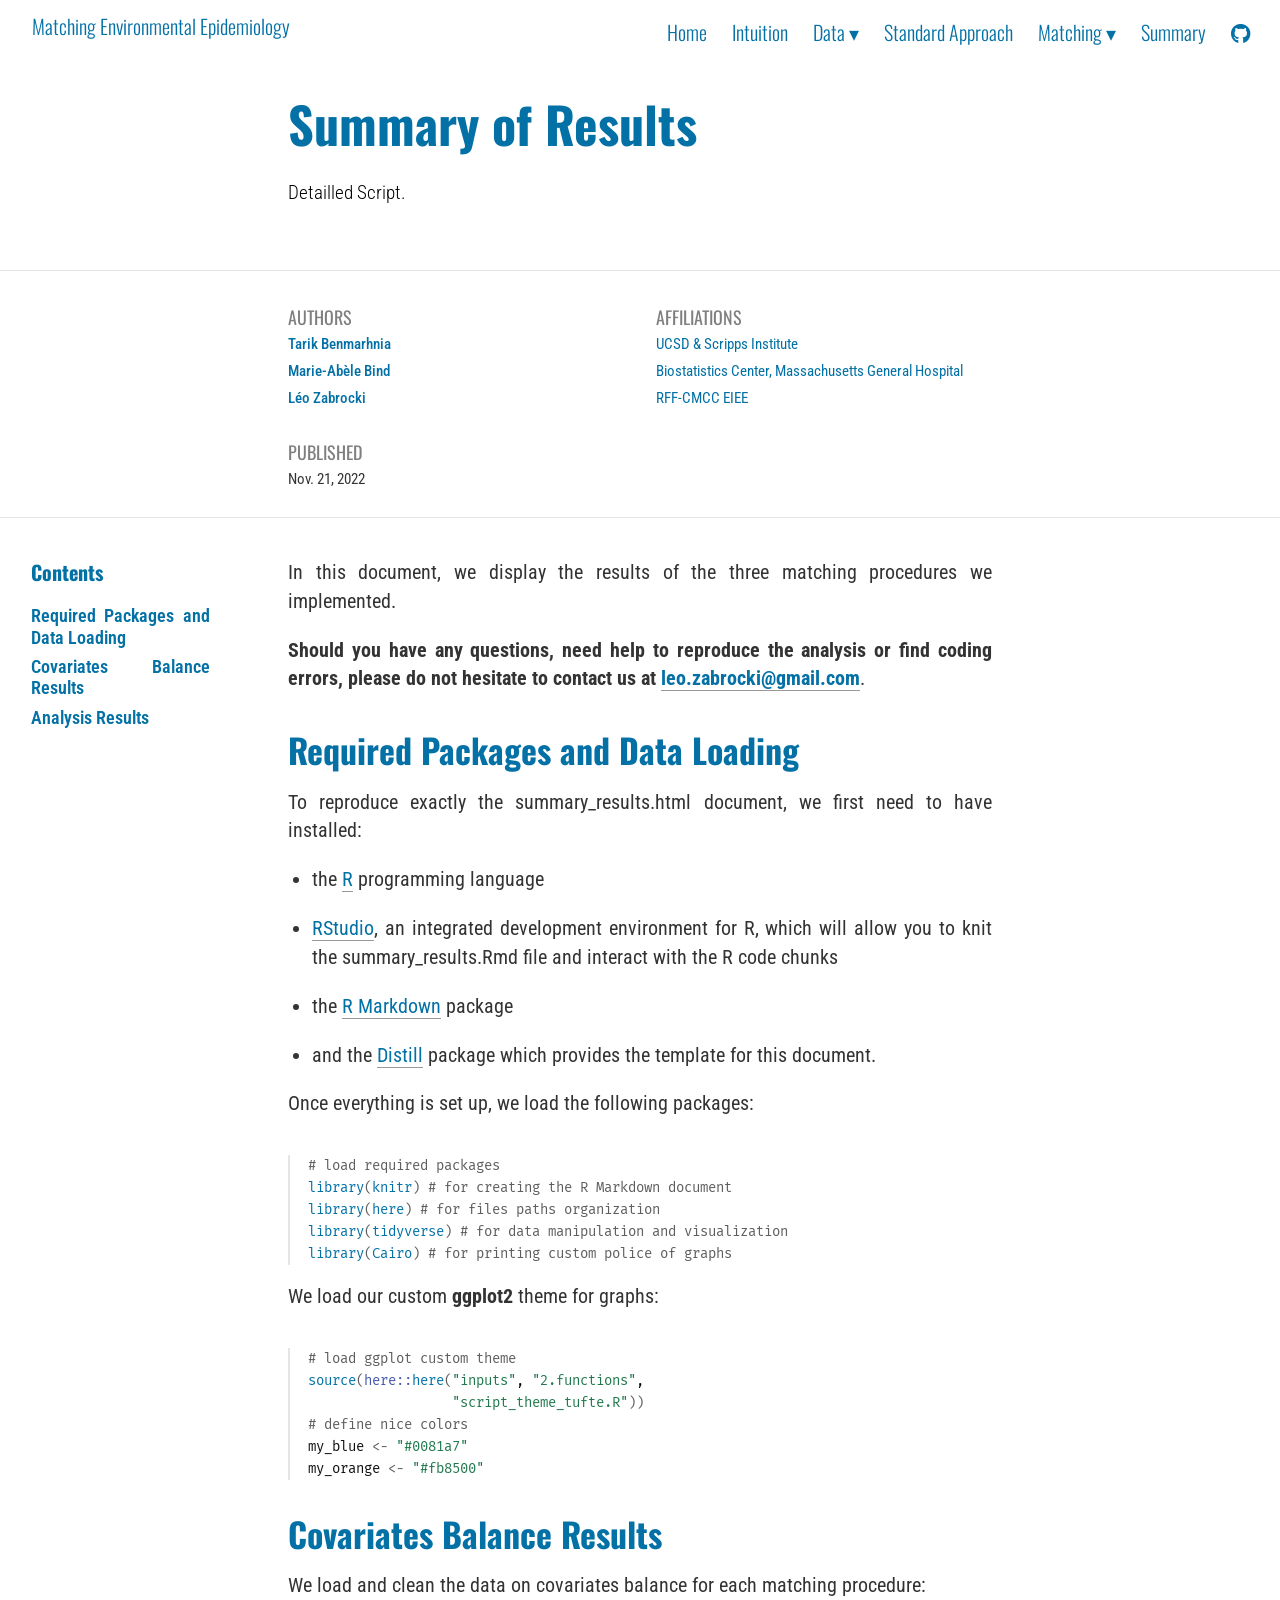
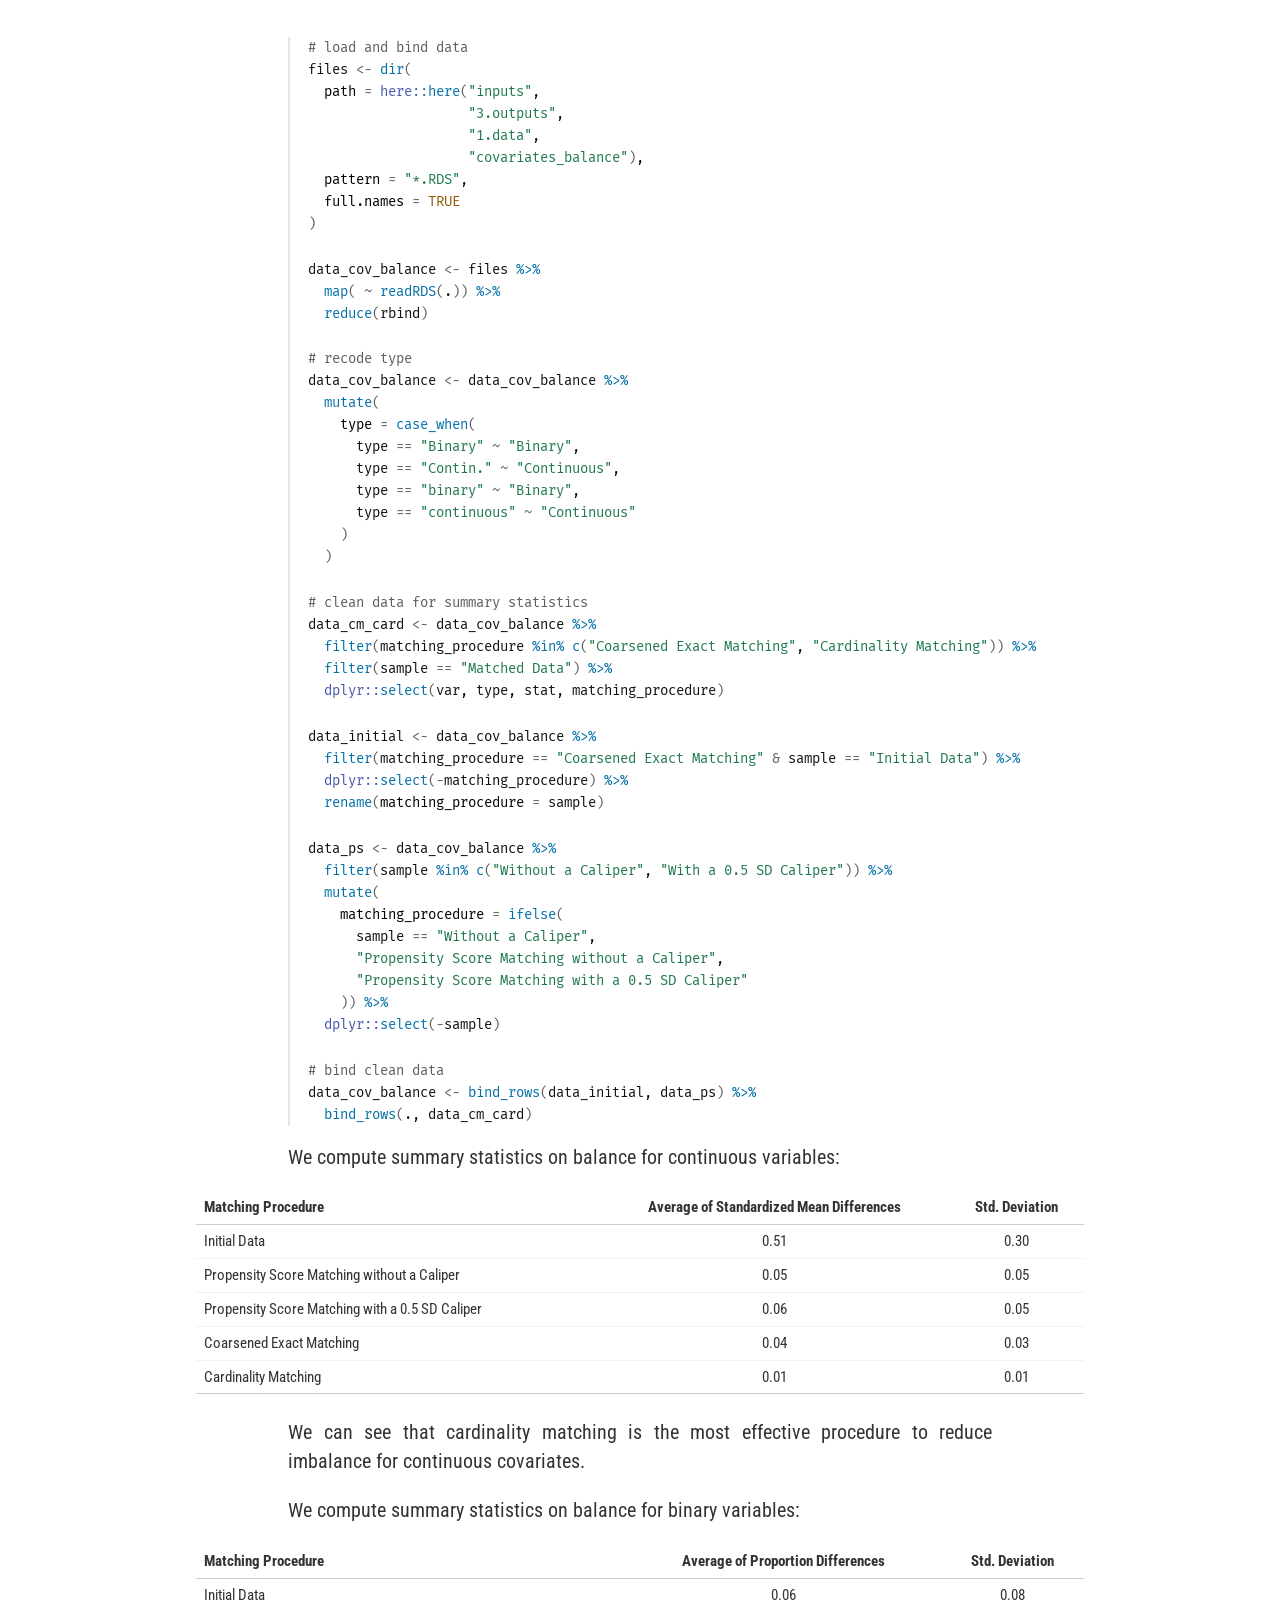
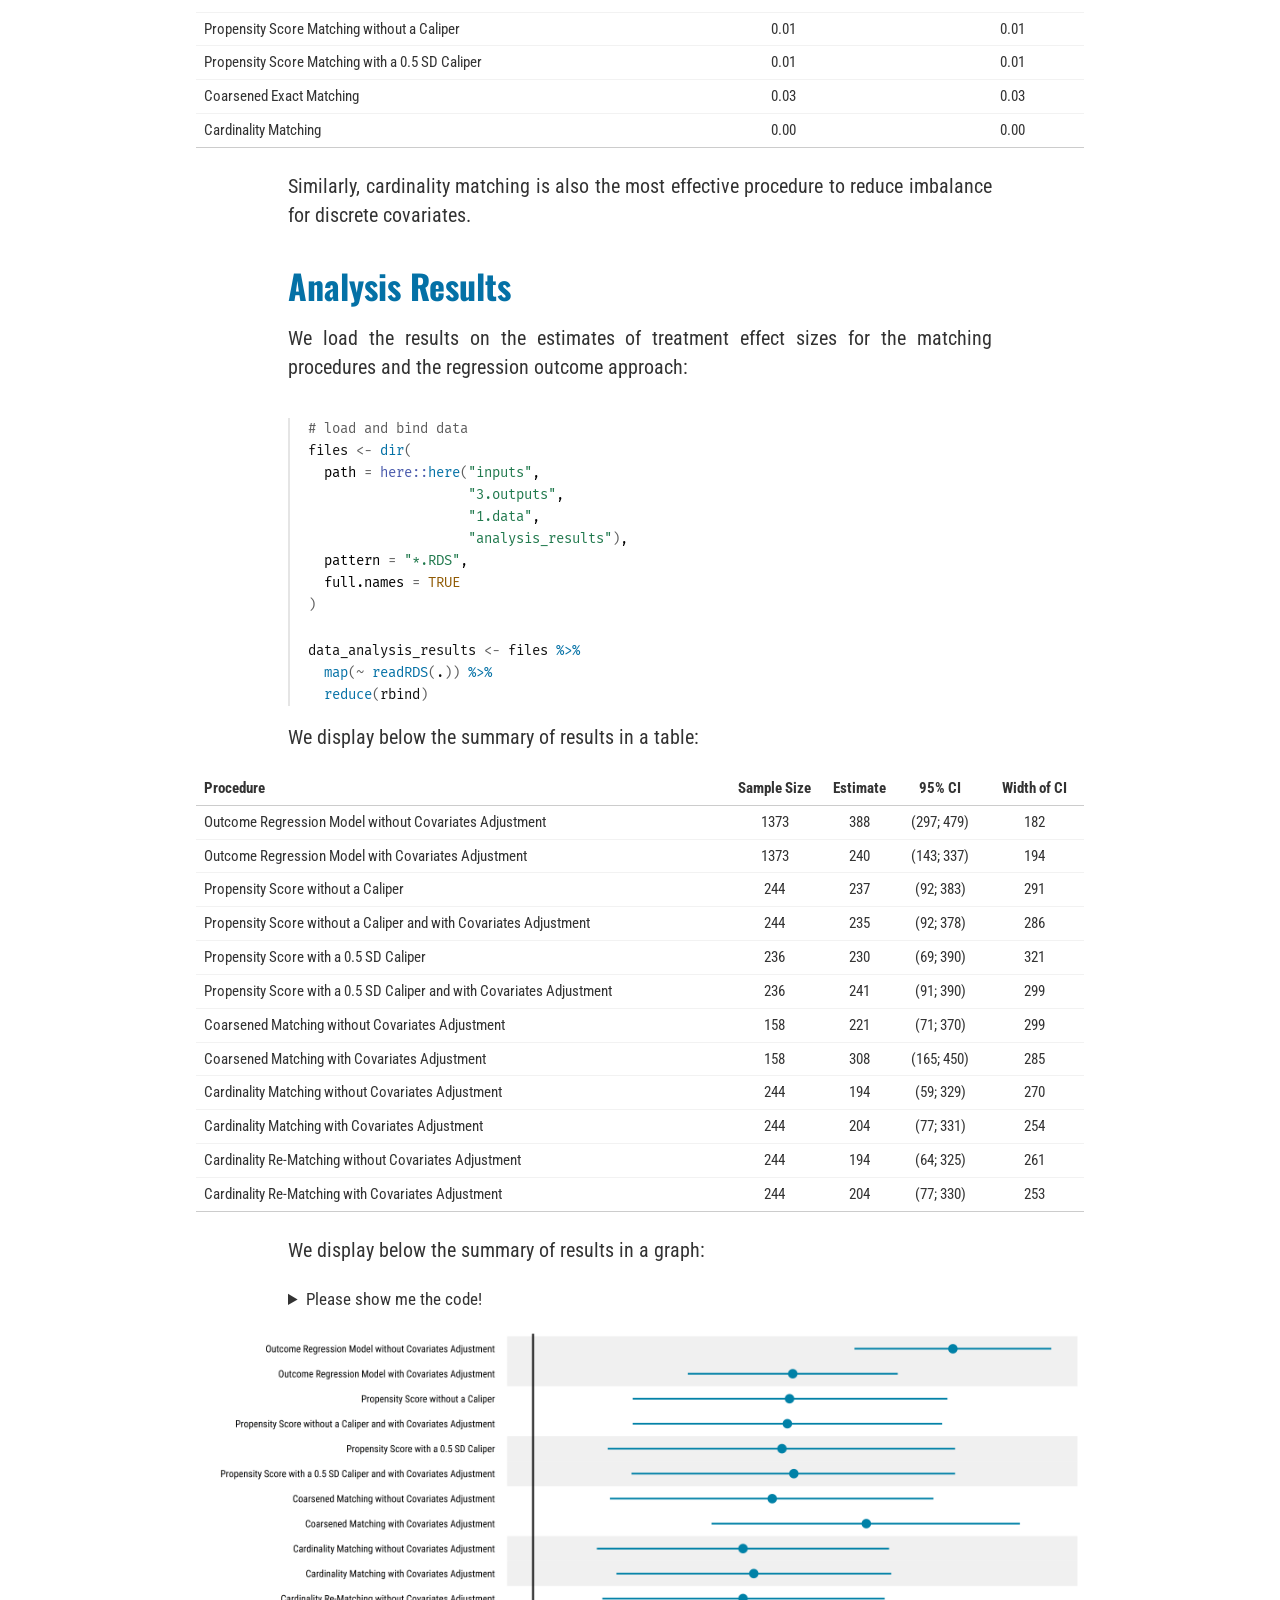
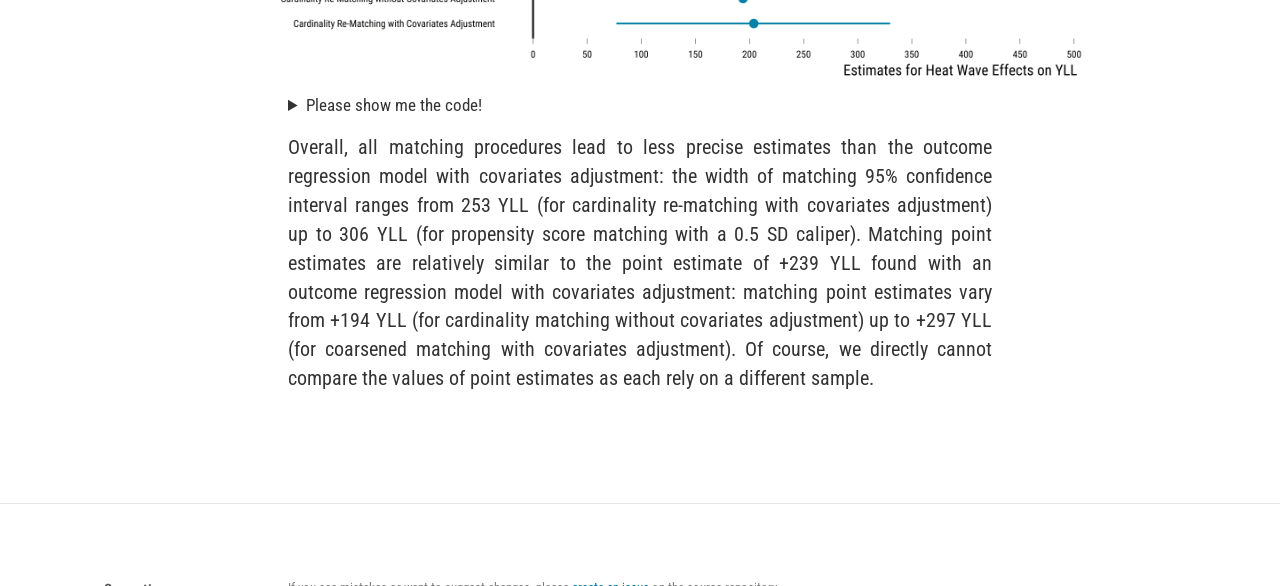
<file: docs/summary_results.html>
<!DOCTYPE html>

<html xmlns="http://www.w3.org/1999/xhtml" lang="" xml:lang="">

<head>
  <meta charset="utf-8"/>
  <meta name="viewport" content="width=device-width, initial-scale=1"/>
  <meta http-equiv="X-UA-Compatible" content="IE=Edge,chrome=1"/>
  <meta name="generator" content="distill" />

  <style type="text/css">
  /* Hide doc at startup (prevent jankiness while JS renders/transforms) */
  body {
    visibility: hidden;
  }
  </style>

 <!--radix_placeholder_import_source-->
 <!--/radix_placeholder_import_source-->

<style type="text/css">code{white-space: pre;}</style>
<style type="text/css" data-origin="pandoc">
pre > code.sourceCode { white-space: pre; position: relative; }
pre > code.sourceCode > span { display: inline-block; line-height: 1.25; }
pre > code.sourceCode > span:empty { height: 1.2em; }
.sourceCode { overflow: visible; }
code.sourceCode > span { color: inherit; text-decoration: inherit; }
div.sourceCode { margin: 1em 0; }
pre.sourceCode { margin: 0; }
@media screen {
div.sourceCode { overflow: auto; }
}
@media print {
pre > code.sourceCode { white-space: pre-wrap; }
pre > code.sourceCode > span { text-indent: -5em; padding-left: 5em; }
}
pre.numberSource code
  { counter-reset: source-line 0; }
pre.numberSource code > span
  { position: relative; left: -4em; counter-increment: source-line; }
pre.numberSource code > span > a:first-child::before
  { content: counter(source-line);
    position: relative; left: -1em; text-align: right; vertical-align: baseline;
    border: none; display: inline-block;
    -webkit-touch-callout: none; -webkit-user-select: none;
    -khtml-user-select: none; -moz-user-select: none;
    -ms-user-select: none; user-select: none;
    padding: 0 4px; width: 4em;
    color: #aaaaaa;
  }
pre.numberSource { margin-left: 3em; border-left: 1px solid #aaaaaa;  padding-left: 4px; }
div.sourceCode
  { color: #00769e; background-color: #f1f3f5; }
@media screen {
pre > code.sourceCode > span > a:first-child::before { text-decoration: underline; }
}
code span { color: #00769e; } /* Normal */
code span.al { color: #ad0000; } /* Alert */
code span.an { color: #5e5e5e; } /* Annotation */
code span.at { color: #657422; } /* Attribute */
code span.bn { color: #ad0000; } /* BaseN */
code span.bu { } /* BuiltIn */
code span.cf { color: #00769e; } /* ControlFlow */
code span.ch { color: #20794d; } /* Char */
code span.cn { color: #8f5902; } /* Constant */
code span.co { color: #5e5e5e; } /* Comment */
code span.cv { color: #5e5e5e; font-style: italic; } /* CommentVar */
code span.do { color: #5e5e5e; font-style: italic; } /* Documentation */
code span.dt { color: #ad0000; } /* DataType */
code span.dv { color: #ad0000; } /* DecVal */
code span.er { color: #ad0000; } /* Error */
code span.ex { } /* Extension */
code span.fl { color: #ad0000; } /* Float */
code span.fu { color: #4758ab; } /* Function */
code span.im { } /* Import */
code span.in { color: #5e5e5e; } /* Information */
code span.kw { color: #00769e; } /* Keyword */
code span.op { color: #5e5e5e; } /* Operator */
code span.ot { color: #00769e; } /* Other */
code span.pp { color: #ad0000; } /* Preprocessor */
code span.sc { color: #5e5e5e; } /* SpecialChar */
code span.ss { color: #20794d; } /* SpecialString */
code span.st { color: #20794d; } /* String */
code span.va { color: #111111; } /* Variable */
code span.vs { color: #20794d; } /* VerbatimString */
code span.wa { color: #5e5e5e; font-style: italic; } /* Warning */
</style>


  <!--radix_placeholder_meta_tags-->
  <title>Matching Environmental Epidemiology: Summary of Results</title>

  <meta property="description" itemprop="description" content="Detailled Script."/>


  <!--  https://schema.org/Article -->
  <meta property="article:published" itemprop="datePublished" content="2022-11-22"/>
  <meta property="article:created" itemprop="dateCreated" content="2022-11-22"/>
  <meta name="article:author" content="Tarik Benmarhnia"/>
  <meta name="article:author" content="Marie-Abèle Bind"/>
  <meta name="article:author" content="Léo Zabrocki"/>

  <!--  https://developers.facebook.com/docs/sharing/webmasters#markup -->
  <meta property="og:title" content="Matching Environmental Epidemiology: Summary of Results"/>
  <meta property="og:type" content="article"/>
  <meta property="og:description" content="Detailled Script."/>
  <meta property="og:locale" content="en_US"/>
  <meta property="og:site_name" content="Matching Environmental Epidemiology"/>

  <!--  https://dev.twitter.com/cards/types/summary -->
  <meta property="twitter:card" content="summary"/>
  <meta property="twitter:title" content="Matching Environmental Epidemiology: Summary of Results"/>
  <meta property="twitter:description" content="Detailled Script."/>

  <!--/radix_placeholder_meta_tags-->
  <!--radix_placeholder_rmarkdown_metadata-->

  <script type="text/json" id="radix-rmarkdown-metadata">
  {"type":"list","attributes":{"names":{"type":"character","attributes":{},"value":["title","description","author","date","output","editor_options"]}},"value":[{"type":"character","attributes":{},"value":["Summary of Results"]},{"type":"character","attributes":{},"value":["Detailled Script.\n"]},{"type":"list","attributes":{},"value":[{"type":"list","attributes":{"names":{"type":"character","attributes":{},"value":["name","url","affiliation","affiliation_url"]}},"value":[{"type":"character","attributes":{},"value":["Tarik Benmarhnia"]},{"type":"character","attributes":{},"value":["https://profiles.ucsd.edu/tarik.benmarhnia"]},{"type":"character","attributes":{},"value":["UCSD & Scripps Institute"]},{"type":"character","attributes":{},"value":["https://benmarhniaresearch.ucsd.edu/"]}]},{"type":"list","attributes":{"names":{"type":"character","attributes":{},"value":["name","url","affiliation","affiliation_url"]}},"value":[{"type":"character","attributes":{},"value":["Marie-Abèle Bind"]},{"type":"character","attributes":{},"value":["https://scholar.harvard.edu/marie-abele"]},{"type":"character","attributes":{},"value":["Biostatistics Center, Massachusetts General Hospital"]},{"type":"character","attributes":{},"value":["https://biostatistics.massgeneral.org/faculty/marie-abele-bind-phd/"]}]},{"type":"list","attributes":{"names":{"type":"character","attributes":{},"value":["name","url","affiliation","affiliation_url"]}},"value":[{"type":"character","attributes":{},"value":["Léo Zabrocki"]},{"type":"character","attributes":{},"value":["https://lzabrocki.github.io/"]},{"type":"character","attributes":{},"value":["RFF-CMCC EIEE"]},{"type":"character","attributes":{},"value":["https://www.eiee.org/"]}]}]},{"type":"character","attributes":{},"value":["2022-11-22"]},{"type":"list","attributes":{"names":{"type":"character","attributes":{},"value":["distill::distill_article"]}},"value":[{"type":"list","attributes":{"names":{"type":"character","attributes":{},"value":["toc","toc_depth"]}},"value":[{"type":"logical","attributes":{},"value":[true]},{"type":"integer","attributes":{},"value":[3]}]}]},{"type":"list","attributes":{"names":{"type":"character","attributes":{},"value":["chunk_output_type"]}},"value":[{"type":"character","attributes":{},"value":["console"]}]}]}
  </script>
  <!--/radix_placeholder_rmarkdown_metadata-->
  <!--radix_placeholder_navigation_in_header-->
  <meta name="distill:offset" content=""/>

  <script type="application/javascript">

    window.headroom_prevent_pin = false;

    window.document.addEventListener("DOMContentLoaded", function (event) {

      // initialize headroom for banner
      var header = $('header').get(0);
      var headerHeight = header.offsetHeight;
      var headroom = new Headroom(header, {
        tolerance: 5,
        onPin : function() {
          if (window.headroom_prevent_pin) {
            window.headroom_prevent_pin = false;
            headroom.unpin();
          }
        }
      });
      headroom.init();
      if(window.location.hash)
        headroom.unpin();
      $(header).addClass('headroom--transition');

      // offset scroll location for banner on hash change
      // (see: https://github.com/WickyNilliams/headroom.js/issues/38)
      window.addEventListener("hashchange", function(event) {
        window.scrollTo(0, window.pageYOffset - (headerHeight + 25));
      });

      // responsive menu
      $('.distill-site-header').each(function(i, val) {
        var topnav = $(this);
        var toggle = topnav.find('.nav-toggle');
        toggle.on('click', function() {
          topnav.toggleClass('responsive');
        });
      });

      // nav dropdowns
      $('.nav-dropbtn').click(function(e) {
        $(this).next('.nav-dropdown-content').toggleClass('nav-dropdown-active');
        $(this).parent().siblings('.nav-dropdown')
           .children('.nav-dropdown-content').removeClass('nav-dropdown-active');
      });
      $("body").click(function(e){
        $('.nav-dropdown-content').removeClass('nav-dropdown-active');
      });
      $(".nav-dropdown").click(function(e){
        e.stopPropagation();
      });
    });
  </script>

  <style type="text/css">

  /* Theme (user-documented overrideables for nav appearance) */

  .distill-site-nav {
    color: rgba(255, 255, 255, 0.8);
    background-color: #0F2E3D;
    font-size: 15px;
    font-weight: 300;
  }

  .distill-site-nav a {
    color: inherit;
    text-decoration: none;
  }

  .distill-site-nav a:hover {
    color: white;
  }

  @media print {
    .distill-site-nav {
      display: none;
    }
  }

  .distill-site-header {

  }

  .distill-site-footer {

  }


  /* Site Header */

  .distill-site-header {
    width: 100%;
    box-sizing: border-box;
    z-index: 3;
  }

  .distill-site-header .nav-left {
    display: inline-block;
    margin-left: 8px;
  }

  @media screen and (max-width: 768px) {
    .distill-site-header .nav-left {
      margin-left: 0;
    }
  }


  .distill-site-header .nav-right {
    float: right;
    margin-right: 8px;
  }

  .distill-site-header a,
  .distill-site-header .title {
    display: inline-block;
    text-align: center;
    padding: 14px 10px 14px 10px;
  }

  .distill-site-header .title {
    font-size: 18px;
    min-width: 150px;
  }

  .distill-site-header .logo {
    padding: 0;
  }

  .distill-site-header .logo img {
    display: none;
    max-height: 20px;
    width: auto;
    margin-bottom: -4px;
  }

  .distill-site-header .nav-image img {
    max-height: 18px;
    width: auto;
    display: inline-block;
    margin-bottom: -3px;
  }



  @media screen and (min-width: 1000px) {
    .distill-site-header .logo img {
      display: inline-block;
    }
    .distill-site-header .nav-left {
      margin-left: 20px;
    }
    .distill-site-header .nav-right {
      margin-right: 20px;
    }
    .distill-site-header .title {
      padding-left: 12px;
    }
  }


  .distill-site-header .nav-toggle {
    display: none;
  }

  .nav-dropdown {
    display: inline-block;
    position: relative;
  }

  .nav-dropdown .nav-dropbtn {
    border: none;
    outline: none;
    color: rgba(255, 255, 255, 0.8);
    padding: 16px 10px;
    background-color: transparent;
    font-family: inherit;
    font-size: inherit;
    font-weight: inherit;
    margin: 0;
    margin-top: 1px;
    z-index: 2;
  }

  .nav-dropdown-content {
    display: none;
    position: absolute;
    background-color: white;
    min-width: 200px;
    border: 1px solid rgba(0,0,0,0.15);
    border-radius: 4px;
    box-shadow: 0px 8px 16px 0px rgba(0,0,0,0.1);
    z-index: 1;
    margin-top: 2px;
    white-space: nowrap;
    padding-top: 4px;
    padding-bottom: 4px;
  }

  .nav-dropdown-content hr {
    margin-top: 4px;
    margin-bottom: 4px;
    border: none;
    border-bottom: 1px solid rgba(0, 0, 0, 0.1);
  }

  .nav-dropdown-active {
    display: block;
  }

  .nav-dropdown-content a, .nav-dropdown-content .nav-dropdown-header {
    color: black;
    padding: 6px 24px;
    text-decoration: none;
    display: block;
    text-align: left;
  }

  .nav-dropdown-content .nav-dropdown-header {
    display: block;
    padding: 5px 24px;
    padding-bottom: 0;
    text-transform: uppercase;
    font-size: 14px;
    color: #999999;
    white-space: nowrap;
  }

  .nav-dropdown:hover .nav-dropbtn {
    color: white;
  }

  .nav-dropdown-content a:hover {
    background-color: #ddd;
    color: black;
  }

  .nav-right .nav-dropdown-content {
    margin-left: -45%;
    right: 0;
  }

  @media screen and (max-width: 768px) {
    .distill-site-header a, .distill-site-header .nav-dropdown  {display: none;}
    .distill-site-header a.nav-toggle {
      float: right;
      display: block;
    }
    .distill-site-header .title {
      margin-left: 0;
    }
    .distill-site-header .nav-right {
      margin-right: 0;
    }
    .distill-site-header {
      overflow: hidden;
    }
    .nav-right .nav-dropdown-content {
      margin-left: 0;
    }
  }


  @media screen and (max-width: 768px) {
    .distill-site-header.responsive {position: relative; min-height: 500px; }
    .distill-site-header.responsive a.nav-toggle {
      position: absolute;
      right: 0;
      top: 0;
    }
    .distill-site-header.responsive a,
    .distill-site-header.responsive .nav-dropdown {
      display: block;
      text-align: left;
    }
    .distill-site-header.responsive .nav-left,
    .distill-site-header.responsive .nav-right {
      width: 100%;
    }
    .distill-site-header.responsive .nav-dropdown {float: none;}
    .distill-site-header.responsive .nav-dropdown-content {position: relative;}
    .distill-site-header.responsive .nav-dropdown .nav-dropbtn {
      display: block;
      width: 100%;
      text-align: left;
    }
  }

  /* Site Footer */

  .distill-site-footer {
    width: 100%;
    overflow: hidden;
    box-sizing: border-box;
    z-index: 3;
    margin-top: 30px;
    padding-top: 30px;
    padding-bottom: 30px;
    text-align: center;
  }

  /* Headroom */

  d-title {
    padding-top: 6rem;
  }

  @media print {
    d-title {
      padding-top: 4rem;
    }
  }

  .headroom {
    z-index: 1000;
    position: fixed;
    top: 0;
    left: 0;
    right: 0;
  }

  .headroom--transition {
    transition: all .4s ease-in-out;
  }

  .headroom--unpinned {
    top: -100px;
  }

  .headroom--pinned {
    top: 0;
  }

  /* adjust viewport for navbar height */
  /* helps vertically center bootstrap (non-distill) content */
  .min-vh-100 {
    min-height: calc(100vh - 100px) !important;
  }

  </style>

  <script src="site_libs/jquery-3.6.0/jquery-3.6.0.min.js"></script>
  <link href="site_libs/font-awesome-5.1.0/css/all.css" rel="stylesheet"/>
  <link href="site_libs/font-awesome-5.1.0/css/v4-shims.css" rel="stylesheet"/>
  <script src="site_libs/headroom-0.9.4/headroom.min.js"></script>
  <!--/radix_placeholder_navigation_in_header-->
  <!--radix_placeholder_distill-->

  <style type="text/css">

  body {
    background-color: white;
  }

  .pandoc-table {
    width: 100%;
  }

  .pandoc-table>caption {
    margin-bottom: 10px;
  }

  .pandoc-table th:not([align]) {
    text-align: left;
  }

  .pagedtable-footer {
    font-size: 15px;
  }

  d-byline .byline {
    grid-template-columns: 2fr 2fr;
  }

  d-byline .byline h3 {
    margin-block-start: 1.5em;
  }

  d-byline .byline .authors-affiliations h3 {
    margin-block-start: 0.5em;
  }

  .authors-affiliations .orcid-id {
    width: 16px;
    height:16px;
    margin-left: 4px;
    margin-right: 4px;
    vertical-align: middle;
    padding-bottom: 2px;
  }

  d-title .dt-tags {
    margin-top: 1em;
    grid-column: text;
  }

  .dt-tags .dt-tag {
    text-decoration: none;
    display: inline-block;
    color: rgba(0,0,0,0.6);
    padding: 0em 0.4em;
    margin-right: 0.5em;
    margin-bottom: 0.4em;
    font-size: 70%;
    border: 1px solid rgba(0,0,0,0.2);
    border-radius: 3px;
    text-transform: uppercase;
    font-weight: 500;
  }

  d-article table.gt_table td,
  d-article table.gt_table th {
    border-bottom: none;
    font-size: 100%;
  }

  .html-widget {
    margin-bottom: 2.0em;
  }

  .l-screen-inset {
    padding-right: 16px;
  }

  .l-screen .caption {
    margin-left: 10px;
  }

  .shaded {
    background: rgb(247, 247, 247);
    padding-top: 20px;
    padding-bottom: 20px;
    border-top: 1px solid rgba(0, 0, 0, 0.1);
    border-bottom: 1px solid rgba(0, 0, 0, 0.1);
  }

  .shaded .html-widget {
    margin-bottom: 0;
    border: 1px solid rgba(0, 0, 0, 0.1);
  }

  .shaded .shaded-content {
    background: white;
  }

  .text-output {
    margin-top: 0;
    line-height: 1.5em;
  }

  .hidden {
    display: none !important;
  }

  d-article {
    padding-top: 2.5rem;
    padding-bottom: 30px;
  }

  d-appendix {
    padding-top: 30px;
  }

  d-article>p>img {
    width: 100%;
  }

  d-article h2 {
    margin: 1rem 0 1.5rem 0;
  }

  d-article h3 {
    margin-top: 1.5rem;
  }

  d-article iframe {
    border: 1px solid rgba(0, 0, 0, 0.1);
    margin-bottom: 2.0em;
    width: 100%;
  }

  /* Tweak code blocks */

  d-article div.sourceCode code,
  d-article pre code {
    font-family: Consolas, Monaco, 'Andale Mono', 'Ubuntu Mono', monospace;
  }

  d-article pre,
  d-article div.sourceCode,
  d-article div.sourceCode pre {
    overflow: auto;
  }

  d-article div.sourceCode {
    background-color: white;
  }

  d-article div.sourceCode pre {
    padding-left: 10px;
    font-size: 12px;
    border-left: 2px solid rgba(0,0,0,0.1);
  }

  d-article pre {
    font-size: 12px;
    color: black;
    background: none;
    margin-top: 0;
    text-align: left;
    white-space: pre;
    word-spacing: normal;
    word-break: normal;
    word-wrap: normal;
    line-height: 1.5;

    -moz-tab-size: 4;
    -o-tab-size: 4;
    tab-size: 4;

    -webkit-hyphens: none;
    -moz-hyphens: none;
    -ms-hyphens: none;
    hyphens: none;
  }

  d-article pre a {
    border-bottom: none;
  }

  d-article pre a:hover {
    border-bottom: none;
    text-decoration: underline;
  }

  d-article details {
    grid-column: text;
    margin-bottom: 0.8em;
  }

  @media(min-width: 768px) {

  d-article pre,
  d-article div.sourceCode,
  d-article div.sourceCode pre {
    overflow: visible !important;
  }

  d-article div.sourceCode pre {
    padding-left: 18px;
    font-size: 14px;
  }

  d-article pre {
    font-size: 14px;
  }

  }

  figure img.external {
    background: white;
    border: 1px solid rgba(0, 0, 0, 0.1);
    box-shadow: 0 1px 8px rgba(0, 0, 0, 0.1);
    padding: 18px;
    box-sizing: border-box;
  }

  /* CSS for d-contents */

  .d-contents {
    grid-column: text;
    color: rgba(0,0,0,0.8);
    font-size: 0.9em;
    padding-bottom: 1em;
    margin-bottom: 1em;
    padding-bottom: 0.5em;
    margin-bottom: 1em;
    padding-left: 0.25em;
    justify-self: start;
  }

  @media(min-width: 1000px) {
    .d-contents.d-contents-float {
      height: 0;
      grid-column-start: 1;
      grid-column-end: 4;
      justify-self: center;
      padding-right: 3em;
      padding-left: 2em;
    }
  }

  .d-contents nav h3 {
    font-size: 18px;
    margin-top: 0;
    margin-bottom: 1em;
  }

  .d-contents li {
    list-style-type: none
  }

  .d-contents nav > ul {
    padding-left: 0;
  }

  .d-contents ul {
    padding-left: 1em
  }

  .d-contents nav ul li {
    margin-top: 0.6em;
    margin-bottom: 0.2em;
  }

  .d-contents nav a {
    font-size: 13px;
    border-bottom: none;
    text-decoration: none
    color: rgba(0, 0, 0, 0.8);
  }

  .d-contents nav a:hover {
    text-decoration: underline solid rgba(0, 0, 0, 0.6)
  }

  .d-contents nav > ul > li > a {
    font-weight: 600;
  }

  .d-contents nav > ul > li > ul {
    font-weight: inherit;
  }

  .d-contents nav > ul > li > ul > li {
    margin-top: 0.2em;
  }


  .d-contents nav ul {
    margin-top: 0;
    margin-bottom: 0.25em;
  }

  .d-article-with-toc h2:nth-child(2) {
    margin-top: 0;
  }


  /* Figure */

  .figure {
    position: relative;
    margin-bottom: 2.5em;
    margin-top: 1.5em;
  }

  .figure .caption {
    color: rgba(0, 0, 0, 0.6);
    font-size: 12px;
    line-height: 1.5em;
  }

  .figure img.external {
    background: white;
    border: 1px solid rgba(0, 0, 0, 0.1);
    box-shadow: 0 1px 8px rgba(0, 0, 0, 0.1);
    padding: 18px;
    box-sizing: border-box;
  }

  .figure .caption a {
    color: rgba(0, 0, 0, 0.6);
  }

  .figure .caption b,
  .figure .caption strong, {
    font-weight: 600;
    color: rgba(0, 0, 0, 1.0);
  }

  /* Citations */

  d-article .citation {
    color: inherit;
    cursor: inherit;
  }

  div.hanging-indent{
    margin-left: 1em; text-indent: -1em;
  }

  /* Citation hover box */

  .tippy-box[data-theme~=light-border] {
    background-color: rgba(250, 250, 250, 0.95);
  }

  .tippy-content > p {
    margin-bottom: 0;
    padding: 2px;
  }


  /* Tweak 1000px media break to show more text */

  @media(min-width: 1000px) {
    .base-grid,
    distill-header,
    d-title,
    d-abstract,
    d-article,
    d-appendix,
    distill-appendix,
    d-byline,
    d-footnote-list,
    d-citation-list,
    distill-footer {
      grid-template-columns: [screen-start] 1fr [page-start kicker-start] 80px [middle-start] 50px [text-start kicker-end] 65px 65px 65px 65px 65px 65px 65px 65px [text-end gutter-start] 65px [middle-end] 65px [page-end gutter-end] 1fr [screen-end];
      grid-column-gap: 16px;
    }

    .grid {
      grid-column-gap: 16px;
    }

    d-article {
      font-size: 1.06rem;
      line-height: 1.7em;
    }
    figure .caption, .figure .caption, figure figcaption {
      font-size: 13px;
    }
  }

  @media(min-width: 1180px) {
    .base-grid,
    distill-header,
    d-title,
    d-abstract,
    d-article,
    d-appendix,
    distill-appendix,
    d-byline,
    d-footnote-list,
    d-citation-list,
    distill-footer {
      grid-template-columns: [screen-start] 1fr [page-start kicker-start] 60px [middle-start] 60px [text-start kicker-end] 60px 60px 60px 60px 60px 60px 60px 60px [text-end gutter-start] 60px [middle-end] 60px [page-end gutter-end] 1fr [screen-end];
      grid-column-gap: 32px;
    }

    .grid {
      grid-column-gap: 32px;
    }
  }


  /* Get the citation styles for the appendix (not auto-injected on render since
     we do our own rendering of the citation appendix) */

  d-appendix .citation-appendix,
  .d-appendix .citation-appendix {
    font-size: 11px;
    line-height: 15px;
    border-left: 1px solid rgba(0, 0, 0, 0.1);
    padding-left: 18px;
    border: 1px solid rgba(0,0,0,0.1);
    background: rgba(0, 0, 0, 0.02);
    padding: 10px 18px;
    border-radius: 3px;
    color: rgba(150, 150, 150, 1);
    overflow: hidden;
    margin-top: -12px;
    white-space: pre-wrap;
    word-wrap: break-word;
  }

  /* Include appendix styles here so they can be overridden */

  d-appendix {
    contain: layout style;
    font-size: 0.8em;
    line-height: 1.7em;
    margin-top: 60px;
    margin-bottom: 0;
    border-top: 1px solid rgba(0, 0, 0, 0.1);
    color: rgba(0,0,0,0.5);
    padding-top: 60px;
    padding-bottom: 48px;
  }

  d-appendix h3 {
    grid-column: page-start / text-start;
    font-size: 15px;
    font-weight: 500;
    margin-top: 1em;
    margin-bottom: 0;
    color: rgba(0,0,0,0.65);
  }

  d-appendix h3 + * {
    margin-top: 1em;
  }

  d-appendix ol {
    padding: 0 0 0 15px;
  }

  @media (min-width: 768px) {
    d-appendix ol {
      padding: 0 0 0 30px;
      margin-left: -30px;
    }
  }

  d-appendix li {
    margin-bottom: 1em;
  }

  d-appendix a {
    color: rgba(0, 0, 0, 0.6);
  }

  d-appendix > * {
    grid-column: text;
  }

  d-appendix > d-footnote-list,
  d-appendix > d-citation-list,
  d-appendix > distill-appendix {
    grid-column: screen;
  }

  /* Include footnote styles here so they can be overridden */

  d-footnote-list {
    contain: layout style;
  }

  d-footnote-list > * {
    grid-column: text;
  }

  d-footnote-list a.footnote-backlink {
    color: rgba(0,0,0,0.3);
    padding-left: 0.5em;
  }



  /* Anchor.js */

  .anchorjs-link {
    /*transition: all .25s linear; */
    text-decoration: none;
    border-bottom: none;
  }
  *:hover > .anchorjs-link {
    margin-left: -1.125em !important;
    text-decoration: none;
    border-bottom: none;
  }

  /* Social footer */

  .social_footer {
    margin-top: 30px;
    margin-bottom: 0;
    color: rgba(0,0,0,0.67);
  }

  .disqus-comments {
    margin-right: 30px;
  }

  .disqus-comment-count {
    border-bottom: 1px solid rgba(0, 0, 0, 0.4);
    cursor: pointer;
  }

  #disqus_thread {
    margin-top: 30px;
  }

  .article-sharing a {
    border-bottom: none;
    margin-right: 8px;
  }

  .article-sharing a:hover {
    border-bottom: none;
  }

  .sidebar-section.subscribe {
    font-size: 12px;
    line-height: 1.6em;
  }

  .subscribe p {
    margin-bottom: 0.5em;
  }


  .article-footer .subscribe {
    font-size: 15px;
    margin-top: 45px;
  }


  .sidebar-section.custom {
    font-size: 12px;
    line-height: 1.6em;
  }

  .custom p {
    margin-bottom: 0.5em;
  }

  /* Styles for listing layout (hide title) */
  .layout-listing d-title, .layout-listing .d-title {
    display: none;
  }

  /* Styles for posts lists (not auto-injected) */


  .posts-with-sidebar {
    padding-left: 45px;
    padding-right: 45px;
  }

  .posts-list .description h2,
  .posts-list .description p {
    font-family: -apple-system, BlinkMacSystemFont, "Segoe UI", Roboto, Oxygen, Ubuntu, Cantarell, "Fira Sans", "Droid Sans", "Helvetica Neue", Arial, sans-serif;
  }

  .posts-list .description h2 {
    font-weight: 700;
    border-bottom: none;
    padding-bottom: 0;
  }

  .posts-list h2.post-tag {
    border-bottom: 1px solid rgba(0, 0, 0, 0.2);
    padding-bottom: 12px;
  }
  .posts-list {
    margin-top: 60px;
    margin-bottom: 24px;
  }

  .posts-list .post-preview {
    text-decoration: none;
    overflow: hidden;
    display: block;
    border-bottom: 1px solid rgba(0, 0, 0, 0.1);
    padding: 24px 0;
  }

  .post-preview-last {
    border-bottom: none !important;
  }

  .posts-list .posts-list-caption {
    grid-column: screen;
    font-weight: 400;
  }

  .posts-list .post-preview h2 {
    margin: 0 0 6px 0;
    line-height: 1.2em;
    font-style: normal;
    font-size: 24px;
  }

  .posts-list .post-preview p {
    margin: 0 0 12px 0;
    line-height: 1.4em;
    font-size: 16px;
  }

  .posts-list .post-preview .thumbnail {
    box-sizing: border-box;
    margin-bottom: 24px;
    position: relative;
    max-width: 500px;
  }
  .posts-list .post-preview img {
    width: 100%;
    display: block;
  }

  .posts-list .metadata {
    font-size: 12px;
    line-height: 1.4em;
    margin-bottom: 18px;
  }

  .posts-list .metadata > * {
    display: inline-block;
  }

  .posts-list .metadata .publishedDate {
    margin-right: 2em;
  }

  .posts-list .metadata .dt-authors {
    display: block;
    margin-top: 0.3em;
    margin-right: 2em;
  }

  .posts-list .dt-tags {
    display: block;
    line-height: 1em;
  }

  .posts-list .dt-tags .dt-tag {
    display: inline-block;
    color: rgba(0,0,0,0.6);
    padding: 0.3em 0.4em;
    margin-right: 0.2em;
    margin-bottom: 0.4em;
    font-size: 60%;
    border: 1px solid rgba(0,0,0,0.2);
    border-radius: 3px;
    text-transform: uppercase;
    font-weight: 500;
  }

  .posts-list img {
    opacity: 1;
  }

  .posts-list img[data-src] {
    opacity: 0;
  }

  .posts-more {
    clear: both;
  }


  .posts-sidebar {
    font-size: 16px;
  }

  .posts-sidebar h3 {
    font-size: 16px;
    margin-top: 0;
    margin-bottom: 0.5em;
    font-weight: 400;
    text-transform: uppercase;
  }

  .sidebar-section {
    margin-bottom: 30px;
  }

  .categories ul {
    list-style-type: none;
    margin: 0;
    padding: 0;
  }

  .categories li {
    color: rgba(0, 0, 0, 0.8);
    margin-bottom: 0;
  }

  .categories li>a {
    border-bottom: none;
  }

  .categories li>a:hover {
    border-bottom: 1px solid rgba(0, 0, 0, 0.4);
  }

  .categories .active {
    font-weight: 600;
  }

  .categories .category-count {
    color: rgba(0, 0, 0, 0.4);
  }


  @media(min-width: 768px) {
    .posts-list .post-preview h2 {
      font-size: 26px;
    }
    .posts-list .post-preview .thumbnail {
      float: right;
      width: 30%;
      margin-bottom: 0;
    }
    .posts-list .post-preview .description {
      float: left;
      width: 45%;
    }
    .posts-list .post-preview .metadata {
      float: left;
      width: 20%;
      margin-top: 8px;
    }
    .posts-list .post-preview p {
      margin: 0 0 12px 0;
      line-height: 1.5em;
      font-size: 16px;
    }
    .posts-with-sidebar .posts-list {
      float: left;
      width: 75%;
    }
    .posts-with-sidebar .posts-sidebar {
      float: right;
      width: 20%;
      margin-top: 60px;
      padding-top: 24px;
      padding-bottom: 24px;
    }
  }


  /* Improve display for browsers without grid (IE/Edge <= 15) */

  .downlevel {
    line-height: 1.6em;
    font-family: -apple-system, BlinkMacSystemFont, "Segoe UI", Roboto, Oxygen, Ubuntu, Cantarell, "Fira Sans", "Droid Sans", "Helvetica Neue", Arial, sans-serif;
    margin: 0;
  }

  .downlevel .d-title {
    padding-top: 6rem;
    padding-bottom: 1.5rem;
  }

  .downlevel .d-title h1 {
    font-size: 50px;
    font-weight: 700;
    line-height: 1.1em;
    margin: 0 0 0.5rem;
  }

  .downlevel .d-title p {
    font-weight: 300;
    font-size: 1.2rem;
    line-height: 1.55em;
    margin-top: 0;
  }

  .downlevel .d-byline {
    padding-top: 0.8em;
    padding-bottom: 0.8em;
    font-size: 0.8rem;
    line-height: 1.8em;
  }

  .downlevel .section-separator {
    border: none;
    border-top: 1px solid rgba(0, 0, 0, 0.1);
  }

  .downlevel .d-article {
    font-size: 1.06rem;
    line-height: 1.7em;
    padding-top: 1rem;
    padding-bottom: 2rem;
  }


  .downlevel .d-appendix {
    padding-left: 0;
    padding-right: 0;
    max-width: none;
    font-size: 0.8em;
    line-height: 1.7em;
    margin-bottom: 0;
    color: rgba(0,0,0,0.5);
    padding-top: 40px;
    padding-bottom: 48px;
  }

  .downlevel .footnotes ol {
    padding-left: 13px;
  }

  .downlevel .base-grid,
  .downlevel .distill-header,
  .downlevel .d-title,
  .downlevel .d-abstract,
  .downlevel .d-article,
  .downlevel .d-appendix,
  .downlevel .distill-appendix,
  .downlevel .d-byline,
  .downlevel .d-footnote-list,
  .downlevel .d-citation-list,
  .downlevel .distill-footer,
  .downlevel .appendix-bottom,
  .downlevel .posts-container {
    padding-left: 40px;
    padding-right: 40px;
  }

  @media(min-width: 768px) {
    .downlevel .base-grid,
    .downlevel .distill-header,
    .downlevel .d-title,
    .downlevel .d-abstract,
    .downlevel .d-article,
    .downlevel .d-appendix,
    .downlevel .distill-appendix,
    .downlevel .d-byline,
    .downlevel .d-footnote-list,
    .downlevel .d-citation-list,
    .downlevel .distill-footer,
    .downlevel .appendix-bottom,
    .downlevel .posts-container {
    padding-left: 150px;
    padding-right: 150px;
    max-width: 900px;
  }
  }

  .downlevel pre code {
    display: block;
    border-left: 2px solid rgba(0, 0, 0, .1);
    padding: 0 0 0 20px;
    font-size: 14px;
  }

  .downlevel code, .downlevel pre {
    color: black;
    background: none;
    font-family: Consolas, Monaco, 'Andale Mono', 'Ubuntu Mono', monospace;
    text-align: left;
    white-space: pre;
    word-spacing: normal;
    word-break: normal;
    word-wrap: normal;
    line-height: 1.5;

    -moz-tab-size: 4;
    -o-tab-size: 4;
    tab-size: 4;

    -webkit-hyphens: none;
    -moz-hyphens: none;
    -ms-hyphens: none;
    hyphens: none;
  }

  .downlevel .posts-list .post-preview {
    color: inherit;
  }



  </style>

  <script type="application/javascript">

  function is_downlevel_browser() {
    if (bowser.isUnsupportedBrowser({ msie: "12", msedge: "16"},
                                   window.navigator.userAgent)) {
      return true;
    } else {
      return window.load_distill_framework === undefined;
    }
  }

  // show body when load is complete
  function on_load_complete() {

    // add anchors
    if (window.anchors) {
      window.anchors.options.placement = 'left';
      window.anchors.add('d-article > h2, d-article > h3, d-article > h4, d-article > h5');
    }


    // set body to visible
    document.body.style.visibility = 'visible';

    // force redraw for leaflet widgets
    if (window.HTMLWidgets) {
      var maps = window.HTMLWidgets.findAll(".leaflet");
      $.each(maps, function(i, el) {
        var map = this.getMap();
        map.invalidateSize();
        map.eachLayer(function(layer) {
          if (layer instanceof L.TileLayer)
            layer.redraw();
        });
      });
    }

    // trigger 'shown' so htmlwidgets resize
    $('d-article').trigger('shown');
  }

  function init_distill() {

    init_common();

    // create front matter
    var front_matter = $('<d-front-matter></d-front-matter>');
    $('#distill-front-matter').wrap(front_matter);

    // create d-title
    $('.d-title').changeElementType('d-title');

    // create d-byline
    var byline = $('<d-byline></d-byline>');
    $('.d-byline').replaceWith(byline);

    // create d-article
    var article = $('<d-article></d-article>');
    $('.d-article').wrap(article).children().unwrap();

    // move posts container into article
    $('.posts-container').appendTo($('d-article'));

    // create d-appendix
    $('.d-appendix').changeElementType('d-appendix');

    // flag indicating that we have appendix items
    var appendix = $('.appendix-bottom').children('h3').length > 0;

    // replace footnotes with <d-footnote>
    $('.footnote-ref').each(function(i, val) {
      appendix = true;
      var href = $(this).attr('href');
      var id = href.replace('#', '');
      var fn = $('#' + id);
      var fn_p = $('#' + id + '>p');
      fn_p.find('.footnote-back').remove();
      var text = fn_p.html();
      var dtfn = $('<d-footnote></d-footnote>');
      dtfn.html(text);
      $(this).replaceWith(dtfn);
    });
    // remove footnotes
    $('.footnotes').remove();

    // move refs into #references-listing
    $('#references-listing').replaceWith($('#refs'));

    $('h1.appendix, h2.appendix').each(function(i, val) {
      $(this).changeElementType('h3');
    });
    $('h3.appendix').each(function(i, val) {
      var id = $(this).attr('id');
      $('.d-contents a[href="#' + id + '"]').parent().remove();
      appendix = true;
      $(this).nextUntil($('h1, h2, h3')).addBack().appendTo($('d-appendix'));
    });

    // show d-appendix if we have appendix content
    $("d-appendix").css('display', appendix ? 'grid' : 'none');

    // localize layout chunks to just output
    $('.layout-chunk').each(function(i, val) {

      // capture layout
      var layout = $(this).attr('data-layout');

      // apply layout to markdown level block elements
      var elements = $(this).children().not('details, div.sourceCode, pre, script');
      elements.each(function(i, el) {
        var layout_div = $('<div class="' + layout + '"></div>');
        if (layout_div.hasClass('shaded')) {
          var shaded_content = $('<div class="shaded-content"></div>');
          $(this).wrap(shaded_content);
          $(this).parent().wrap(layout_div);
        } else {
          $(this).wrap(layout_div);
        }
      });


      // unwrap the layout-chunk div
      $(this).children().unwrap();
    });

    // remove code block used to force  highlighting css
    $('.distill-force-highlighting-css').parent().remove();

    // remove empty line numbers inserted by pandoc when using a
    // custom syntax highlighting theme
    $('code.sourceCode a:empty').remove();

    // load distill framework
    load_distill_framework();

    // wait for window.distillRunlevel == 4 to do post processing
    function distill_post_process() {

      if (!window.distillRunlevel || window.distillRunlevel < 4)
        return;

      // hide author/affiliations entirely if we have no authors
      var front_matter = JSON.parse($("#distill-front-matter").html());
      var have_authors = front_matter.authors && front_matter.authors.length > 0;
      if (!have_authors)
        $('d-byline').addClass('hidden');

      // article with toc class
      $('.d-contents').parent().addClass('d-article-with-toc');

      // strip links that point to #
      $('.authors-affiliations').find('a[href="#"]').removeAttr('href');

      // add orcid ids
      $('.authors-affiliations').find('.author').each(function(i, el) {
        var orcid_id = front_matter.authors[i].orcidID;
        if (orcid_id) {
          var a = $('<a></a>');
          a.attr('href', 'https://orcid.org/' + orcid_id);
          var img = $('<img></img>');
          img.addClass('orcid-id');
          img.attr('alt', 'ORCID ID');
          img.attr('src','[data-uri]');
          a.append(img);
          $(this).append(a);
        }
      });

      // hide elements of author/affiliations grid that have no value
      function hide_byline_column(caption) {
        $('d-byline').find('h3:contains("' + caption + '")').parent().css('visibility', 'hidden');
      }

      // affiliations
      var have_affiliations = false;
      for (var i = 0; i<front_matter.authors.length; ++i) {
        var author = front_matter.authors[i];
        if (author.affiliation !== "&nbsp;") {
          have_affiliations = true;
          break;
        }
      }
      if (!have_affiliations)
        $('d-byline').find('h3:contains("Affiliations")').css('visibility', 'hidden');

      // published date
      if (!front_matter.publishedDate)
        hide_byline_column("Published");

      // document object identifier
      var doi = $('d-byline').find('h3:contains("DOI")');
      var doi_p = doi.next().empty();
      if (!front_matter.doi) {
        // if we have a citation and valid citationText then link to that
        if ($('#citation').length > 0 && front_matter.citationText) {
          doi.html('Citation');
          $('<a href="#citation"></a>')
            .text(front_matter.citationText)
            .appendTo(doi_p);
        } else {
          hide_byline_column("DOI");
        }
      } else {
        $('<a></a>')
           .attr('href', "https://doi.org/" + front_matter.doi)
           .html(front_matter.doi)
           .appendTo(doi_p);
      }

       // change plural form of authors/affiliations
      if (front_matter.authors.length === 1) {
        var grid = $('.authors-affiliations');
        grid.children('h3:contains("Authors")').text('Author');
        grid.children('h3:contains("Affiliations")').text('Affiliation');
      }

      // remove d-appendix and d-footnote-list local styles
      $('d-appendix > style:first-child').remove();
      $('d-footnote-list > style:first-child').remove();

      // move appendix-bottom entries to the bottom
      $('.appendix-bottom').appendTo('d-appendix').children().unwrap();
      $('.appendix-bottom').remove();

      // hoverable references
      $('span.citation[data-cites]').each(function() {
        const citeChild = $(this).children()[0]
        // Do not process if @xyz has been used without escaping and without bibliography activated
        // https://github.com/rstudio/distill/issues/466
        if (citeChild === undefined) return true

        if (citeChild.nodeName == "D-FOOTNOTE") {
          var fn = citeChild
          $(this).html(fn.shadowRoot.querySelector("sup"))
          $(this).id = fn.id
          fn.remove()
        }
        var refs = $(this).attr('data-cites').split(" ");
        var refHtml = refs.map(function(ref) {
          // Could use CSS.escape too here, we insure backward compatibility in navigator
          return "<p>" + $('div[id="ref-' + ref + '"]').html() + "</p>";
        }).join("\n");
        window.tippy(this, {
          allowHTML: true,
          content: refHtml,
          maxWidth: 500,
          interactive: true,
          interactiveBorder: 10,
          theme: 'light-border',
          placement: 'bottom-start'
        });
      });

      // fix footnotes in tables (#411)
      // replacing broken distill.pub feature
      $('table d-footnote').each(function() {
        // we replace internal showAtNode methode which is triggered when hovering a footnote
        this.hoverBox.showAtNode = function(node) {
          // ported from https://github.com/distillpub/template/pull/105/files
          calcOffset = function(elem) {
              let x = elem.offsetLeft;
              let y = elem.offsetTop;
              // Traverse upwards until an `absolute` element is found or `elem`
              // becomes null.
              while (elem = elem.offsetParent && elem.style.position != 'absolute') {
                  x += elem.offsetLeft;
                  y += elem.offsetTop;
              }

              return { left: x, top: y };
          }
          // https://developer.mozilla.org/en-US/docs/Web/API/HTMLElement/offsetTop
          const bbox = node.getBoundingClientRect();
          const offset = calcOffset(node);
          this.show([offset.left + bbox.width, offset.top + bbox.height]);
        }
      })

      // clear polling timer
      clearInterval(tid);

      // show body now that everything is ready
      on_load_complete();
    }

    var tid = setInterval(distill_post_process, 50);
    distill_post_process();

  }

  function init_downlevel() {

    init_common();

     // insert hr after d-title
    $('.d-title').after($('<hr class="section-separator"/>'));

    // check if we have authors
    var front_matter = JSON.parse($("#distill-front-matter").html());
    var have_authors = front_matter.authors && front_matter.authors.length > 0;

    // manage byline/border
    if (!have_authors)
      $('.d-byline').remove();
    $('.d-byline').after($('<hr class="section-separator"/>'));
    $('.d-byline a').remove();

    // remove toc
    $('.d-contents').remove();

    // move appendix elements
    $('h1.appendix, h2.appendix').each(function(i, val) {
      $(this).changeElementType('h3');
    });
    $('h3.appendix').each(function(i, val) {
      $(this).nextUntil($('h1, h2, h3')).addBack().appendTo($('.d-appendix'));
    });


    // inject headers into references and footnotes
    var refs_header = $('<h3></h3>');
    refs_header.text('References');
    $('#refs').prepend(refs_header);

    var footnotes_header = $('<h3></h3');
    footnotes_header.text('Footnotes');
    $('.footnotes').children('hr').first().replaceWith(footnotes_header);

    // move appendix-bottom entries to the bottom
    $('.appendix-bottom').appendTo('.d-appendix').children().unwrap();
    $('.appendix-bottom').remove();

    // remove appendix if it's empty
    if ($('.d-appendix').children().length === 0)
      $('.d-appendix').remove();

    // prepend separator above appendix
    $('.d-appendix').before($('<hr class="section-separator" style="clear: both"/>'));

    // trim code
    $('pre>code').each(function(i, val) {
      $(this).html($.trim($(this).html()));
    });

    // move posts-container right before article
    $('.posts-container').insertBefore($('.d-article'));

    $('body').addClass('downlevel');

    on_load_complete();
  }


  function init_common() {

    // jquery plugin to change element types
    (function($) {
      $.fn.changeElementType = function(newType) {
        var attrs = {};

        $.each(this[0].attributes, function(idx, attr) {
          attrs[attr.nodeName] = attr.nodeValue;
        });

        this.replaceWith(function() {
          return $("<" + newType + "/>", attrs).append($(this).contents());
        });
      };
    })(jQuery);

    // prevent underline for linked images
    $('a > img').parent().css({'border-bottom' : 'none'});

    // mark non-body figures created by knitr chunks as 100% width
    $('.layout-chunk').each(function(i, val) {
      var figures = $(this).find('img, .html-widget');
      // ignore leaflet img layers (#106)
      figures = figures.filter(':not(img[class*="leaflet"])')
      if ($(this).attr('data-layout') !== "l-body") {
        figures.css('width', '100%');
      } else {
        figures.css('max-width', '100%');
        figures.filter("[width]").each(function(i, val) {
          var fig = $(this);
          fig.css('width', fig.attr('width') + 'px');
        });

      }
    });

    // auto-append index.html to post-preview links in file: protocol
    // and in rstudio ide preview
    $('.post-preview').each(function(i, val) {
      if (window.location.protocol === "file:")
        $(this).attr('href', $(this).attr('href') + "index.html");
    });

    // get rid of index.html references in header
    if (window.location.protocol !== "file:") {
      $('.distill-site-header a[href]').each(function(i,val) {
        $(this).attr('href', $(this).attr('href').replace(/^index[.]html/, "./"));
      });
    }

    // add class to pandoc style tables
    $('tr.header').parent('thead').parent('table').addClass('pandoc-table');
    $('.kable-table').children('table').addClass('pandoc-table');

    // add figcaption style to table captions
    $('caption').parent('table').addClass("figcaption");

    // initialize posts list
    if (window.init_posts_list)
      window.init_posts_list();

    // implmement disqus comment link
    $('.disqus-comment-count').click(function() {
      window.headroom_prevent_pin = true;
      $('#disqus_thread').toggleClass('hidden');
      if (!$('#disqus_thread').hasClass('hidden')) {
        var offset = $(this).offset();
        $(window).resize();
        $('html, body').animate({
          scrollTop: offset.top - 35
        });
      }
    });
  }

  document.addEventListener('DOMContentLoaded', function() {
    if (is_downlevel_browser())
      init_downlevel();
    else
      window.addEventListener('WebComponentsReady', init_distill);
  });

  </script>

  <style type="text/css">
  /* base variables */

  /* Edit the CSS properties in this file to create a custom
     Distill theme. Only edit values in the right column
     for each row; values shown are the CSS defaults.
     To return any property to the default,
     you may set its value to: unset
     All rows must end with a semi-colon.                      */

  /* Optional: embed custom fonts here with `@import`          */
  /* This must remain at the top of this file.                 */



  html {
    /*-- Main font sizes --*/
    --title-size:      50px;
    --body-size:       1.06rem;
    --code-size:       14px;
    --aside-size:      12px;
    --fig-cap-size:    13px;
    /*-- Main font colors --*/
    --title-color:     #000000;
    --header-color:    rgba(0, 0, 0, 0.8);
    --body-color:      rgba(0, 0, 0, 0.8);
    --aside-color:     rgba(0, 0, 0, 0.6);
    --fig-cap-color:   rgba(0, 0, 0, 0.6);
    /*-- Specify custom fonts ~~~ must be imported above   --*/
    --heading-font:    sans-serif;
    --mono-font:       monospace;
    --body-font:       sans-serif;
    --navbar-font:     sans-serif;  /* websites + blogs only */
  }

  /*-- ARTICLE METADATA --*/
  d-byline {
    --heading-size:    0.6rem;
    --heading-color:   rgba(0, 0, 0, 0.5);
    --body-size:       0.8rem;
    --body-color:      rgba(0, 0, 0, 0.8);
  }

  /*-- ARTICLE TABLE OF CONTENTS --*/
  .d-contents {
    --heading-size:    18px;
    --contents-size:   13px;
  }

  /*-- ARTICLE APPENDIX --*/
  d-appendix {
    --heading-size:    15px;
    --heading-color:   rgba(0, 0, 0, 0.65);
    --text-size:       0.8em;
    --text-color:      rgba(0, 0, 0, 0.5);
  }

  /*-- WEBSITE HEADER + FOOTER --*/
  /* These properties only apply to Distill sites and blogs  */

  .distill-site-header {
    --title-size:       18px;
    --text-color:       rgba(255, 255, 255, 0.8);
    --text-size:        15px;
    --hover-color:      white;
    --bkgd-color:       #0F2E3D;
  }

  .distill-site-footer {
    --text-color:       rgba(255, 255, 255, 0.8);
    --text-size:        15px;
    --hover-color:      white;
    --bkgd-color:       #0F2E3D;
  }

  /*-- Additional custom styles --*/
  /* Add any additional CSS rules below                      */
  </style>
  <style type="text/css">/* base variables */

  /* Edit the CSS properties in this file to create a custom
     Distill theme. Only edit values in the right column
     for each row; values shown are the CSS defaults.
     To return any property to the default,
     you may set its value to: unset
     All rows must end with a semi-colon.                      */

  /* Optional: embed custom fonts here with `@import`          */
  /* This must remain at the top of this file.                 */

  /* Optional: embed custom fonts here with `@import`          */
  /* This must remain at the top of this file.                 */
  @import url('https://fonts.googleapis.com/css2?family=Roboto+Condensed');
  @import url('https://fonts.googleapis.com/css2?family=Oswald');
  @import url('https://fonts.googleapis.com/css2?family=Fira+Mono');

  html {
    /*-- Main font sizes --*/
    --title-size:      50px;
    --body-size:       20px;
    --code-size:       14px;
    --aside-size:      12px;
    --fig-cap-size:    13px;
    /*-- Main font colors --*/
    --title-color:     #0471a6;
    --header-color:    #0471a6;
    --body-color:      rgba(0, 0, 0, 0.8);
    --aside-color:     #0471a6;
    --fig-cap-color:   #0471a6;
    /*-- Specify custom fonts ~~~ must be imported above   --*/
    --heading-font:    'Oswald', sans-serif;
    --mono-font:       'Fira Mono', monospace;
    --body-font:       'Roboto Condensed', serif;
    --navbar-font:     'Oswald', sans-serif;  /* websites + blogs only */
  }

  /*-- ARTICLE METADATA --*/
  d-byline {
    --heading-size:    18px;
    --heading-color:   rgba(0, 0, 0, 0.5);
    --body-size:       15px;
    --body-color:      rgba(0, 0, 0, 0.8);
  }

  /*-- ARTICLE TABLE OF CONTENTS --*/
  .d-contents {
    --heading-size:    20px;
    --contents-size:   18px;
  }

  /*-- ARTICLE APPENDIX --*/
  d-appendix {
    --heading-size:    15px;
    --heading-color:   rgba(0, 0, 0, 0.65);
    --text-size:       0.8em;
    --text-color:      rgba(0, 0, 0, 0.5);
  }

  /*-- WEBSITE HEADER + FOOTER --*/
  /* These properties only apply to Distill sites and blogs  */

  .distill-site-header {
    --title-size:       20px;
    --text-color:       #0471a6;
    --text-size:        20px;
    --hover-color:      #f4a261;
    --bkgd-color:       #FFFFFF;
    --font-weight:      700;

  }

  .distill-site-footer {
    --text-color:       rgba(255, 255, 255, 0.8);
    --text-size:        15px;
    --hover-color:      white;
    --bkgd-color:       #FFFFFF;
  }

  /*-- Additional custom styles --*/
  /* Add any additional CSS rules below                      */

  a:link {
    color: #0471a6;
  }

  /* mouse over link */
  a:hover {
    color: #f4a261;
  }


  a:visited {
    color: #0471a6;
  }

  /* Postcard headers */
  h1, h2, h3 {
    color: #0471a6;
  }


  /* Buttons on home page */

  .btn-outline-dark {
      background-color: #fff;
      font-size: 30px;
      color: #0471a6;
      border: 0px;
  }

  .btn-outline-dark:hover {
      background-color: #f4a261;
  }


  aside {
      float: right;
      color: blue;
  }</style>
  <style type="text/css">
  /* base style */

  /* FONT FAMILIES */

  :root {
    --heading-default: -apple-system, BlinkMacSystemFont, "Segoe UI", Roboto, Oxygen, Ubuntu, Cantarell, "Fira Sans", "Droid Sans", "Helvetica Neue", Arial, sans-serif;
    --mono-default: Consolas, Monaco, 'Andale Mono', 'Ubuntu Mono', monospace;
    --body-default: -apple-system, BlinkMacSystemFont, "Segoe UI", Roboto, Oxygen, Ubuntu, Cantarell, "Fira Sans", "Droid Sans", "Helvetica Neue", Arial, sans-serif;
  }

  body,
  .posts-list .post-preview p,
  .posts-list .description p {
    font-family: var(--body-font), var(--body-default);
  }

  h1, h2, h3, h4, h5, h6,
  .posts-list .post-preview h2,
  .posts-list .description h2 {
    font-family: var(--heading-font), var(--heading-default);
  }

  d-article div.sourceCode code,
  d-article pre code {
    font-family: var(--mono-font), var(--mono-default);
  }


  /*-- TITLE --*/
  d-title h1,
  .posts-list > h1 {
    color: var(--title-color, black);
  }

  d-title h1 {
    font-size: var(--title-size, 50px);
  }

  /*-- HEADERS --*/
  d-article h1,
  d-article h2,
  d-article h3,
  d-article h4,
  d-article h5,
  d-article h6 {
    color: var(--header-color, rgba(0, 0, 0, 0.8));
  }

  /*-- BODY --*/
  d-article > p,  /* only text inside of <p> tags */
  d-article > ul, /* lists */
  d-article > ol {
    color: var(--body-color, rgba(0, 0, 0, 0.8));
    font-size: var(--body-size, 1.06rem);
  }


  /*-- CODE --*/
  d-article div.sourceCode code,
  d-article pre code {
    font-size: var(--code-size, 14px);
  }

  /*-- ASIDE --*/
  d-article aside {
    font-size: var(--aside-size, 12px);
    color: var(--aside-color, rgba(0, 0, 0, 0.6));
  }

  /*-- FIGURE CAPTIONS --*/
  figure .caption,
  figure figcaption,
  .figure .caption {
    font-size: var(--fig-cap-size, 13px);
    color: var(--fig-cap-color, rgba(0, 0, 0, 0.6));
  }

  /*-- METADATA --*/
  d-byline h3 {
    font-size: var(--heading-size, 0.6rem);
    color: var(--heading-color, rgba(0, 0, 0, 0.5));
  }

  d-byline {
    font-size: var(--body-size, 0.8rem);
    color: var(--body-color, rgba(0, 0, 0, 0.8));
  }

  d-byline a,
  d-article d-byline a {
    color: var(--body-color, rgba(0, 0, 0, 0.8));
  }

  /*-- TABLE OF CONTENTS --*/
  .d-contents nav h3 {
    font-size: var(--heading-size, 18px);
  }

  .d-contents nav a {
    font-size: var(--contents-size, 13px);
  }

  /*-- APPENDIX --*/
  d-appendix h3 {
    font-size: var(--heading-size, 15px);
    color: var(--heading-color, rgba(0, 0, 0, 0.65));
  }

  d-appendix {
    font-size: var(--text-size, 0.8em);
    color: var(--text-color, rgba(0, 0, 0, 0.5));
  }

  d-appendix d-footnote-list a.footnote-backlink {
    color: var(--text-color, rgba(0, 0, 0, 0.5));
  }

  /*-- WEBSITE HEADER + FOOTER --*/
  .distill-site-header .title {
    font-size: var(--title-size, 18px);
    font-family: var(--navbar-font), var(--heading-default);
  }

  .distill-site-header a,
  .nav-dropdown .nav-dropbtn {
    font-family: var(--navbar-font), var(--heading-default);
  }

  .nav-dropdown .nav-dropbtn {
    color: var(--text-color, rgba(255, 255, 255, 0.8));
    font-size: var(--text-size, 15px);
  }

  .distill-site-header a:hover,
  .nav-dropdown:hover .nav-dropbtn {
    color: var(--hover-color, white);
  }

  .distill-site-header {
    font-size: var(--text-size, 15px);
    color: var(--text-color, rgba(255, 255, 255, 0.8));
    background-color: var(--bkgd-color, #0F2E3D);
  }

  .distill-site-footer {
    font-size: var(--text-size, 15px);
    color: var(--text-color, rgba(255, 255, 255, 0.8));
    background-color: var(--bkgd-color, #0F2E3D);
  }

  .distill-site-footer a:hover {
    color: var(--hover-color, white);
  }</style>
  <!--/radix_placeholder_distill-->
  <script src="site_libs/header-attrs-2.18/header-attrs.js"></script>
  <script src="site_libs/popper-2.6.0/popper.min.js"></script>
  <link href="site_libs/tippy-6.2.7/tippy.css" rel="stylesheet" />
  <link href="site_libs/tippy-6.2.7/tippy-light-border.css" rel="stylesheet" />
  <script src="site_libs/tippy-6.2.7/tippy.umd.min.js"></script>
  <script src="site_libs/anchor-4.2.2/anchor.min.js"></script>
  <script src="site_libs/bowser-1.9.3/bowser.min.js"></script>
  <script src="site_libs/webcomponents-2.0.0/webcomponents.js"></script>
  <script src="site_libs/distill-2.2.21/template.v2.js"></script>
  <!--radix_placeholder_site_in_header-->
  <!--/radix_placeholder_site_in_header-->


</head>

<body>

<!--radix_placeholder_front_matter-->

<script id="distill-front-matter" type="text/json">
{"title":"Summary of Results","description":"Detailled Script.","authors":[{"author":"Tarik Benmarhnia","authorURL":"https://profiles.ucsd.edu/tarik.benmarhnia","affiliation":"UCSD & Scripps Institute","affiliationURL":"https://benmarhniaresearch.ucsd.edu/","orcidID":""},{"author":"Marie-Abèle Bind","authorURL":"https://scholar.harvard.edu/marie-abele","affiliation":"Biostatistics Center, Massachusetts General Hospital","affiliationURL":"https://biostatistics.massgeneral.org/faculty/marie-abele-bind-phd/","orcidID":""},{"author":"Léo Zabrocki","authorURL":"https://lzabrocki.github.io/","affiliation":"RFF-CMCC EIEE","affiliationURL":"https://www.eiee.org/","orcidID":""}],"publishedDate":"2022-11-22T00:00:00.000+01:00","citationText":"Benmarhnia, et al., 2022"}
</script>

<!--/radix_placeholder_front_matter-->
<!--radix_placeholder_navigation_before_body-->
<header class="header header--fixed" role="banner">
<nav class="distill-site-nav distill-site-header">
<div class="nav-left">
<a href="index.html" class="title">Matching Environmental Epidemiology</a>
</div>
<div class="nav-right">
<a href="index.html">Home</a>
<a href="intuition.html">Intuition</a>
<div class="nav-dropdown">
<button class="nav-dropbtn">
Data
 
<span class="down-arrow">&#x25BE;</span>
</button>
<div class="nav-dropdown-content">
<a href="data_sources_codebook.html">Sources and Codebook</a>
<a href="eda_covariates_balance.html">EDA</a>
</div>
</div>
<a href="outcome_regression_analysis.html">Standard Approach</a>
<div class="nav-dropdown">
<button class="nav-dropbtn">
Matching
 
<span class="down-arrow">&#x25BE;</span>
</button>
<div class="nav-dropdown-content">
<a href="propensity_score_matching.html">Propensity Score Matching</a>
<a href="coarsened_exact_matching.html">Coarsened Exact Matching</a>
<a href="cardinality_matching.html">Cardinality Matching</a>
</div>
</div>
<a href="summary_results.html">Summary</a>
<a href="https://github.com/lzabrocki/tutorial_matching_envi_epi" aria-label="Link to source">
<i class="fab fa-github" aria-hidden="true"></i>
</a>
<a href="javascript:void(0);" class="nav-toggle">&#9776;</a>
</div>
</nav>
</header>
<!--/radix_placeholder_navigation_before_body-->
<!--radix_placeholder_site_before_body-->
<!--/radix_placeholder_site_before_body-->

<div class="d-title">
<h1>Summary of Results</h1>
<!--radix_placeholder_categories-->
<!--/radix_placeholder_categories-->
<p><p>Detailled Script.</p></p>
</div>

<div class="d-byline">
  Tarik Benmarhnia <a href="https://profiles.ucsd.edu/tarik.benmarhnia" class="uri">https://profiles.ucsd.edu/tarik.benmarhnia</a> (UCSD &amp; Scripps Institute)<a href="https://benmarhniaresearch.ucsd.edu/" class="uri">https://benmarhniaresearch.ucsd.edu/</a>
  
,   Marie-Abèle Bind <a href="https://scholar.harvard.edu/marie-abele" class="uri">https://scholar.harvard.edu/marie-abele</a> (Biostatistics Center, Massachusetts General Hospital)<a href="https://biostatistics.massgeneral.org/faculty/marie-abele-bind-phd/" class="uri">https://biostatistics.massgeneral.org/faculty/marie-abele-bind-phd/</a>
  
,   Léo Zabrocki <a href="https://lzabrocki.github.io/" class="uri">https://lzabrocki.github.io/</a> (RFF-CMCC EIEE)<a href="https://www.eiee.org/" class="uri">https://www.eiee.org/</a>
  
<br/>2022-11-22
</div>

<div class="d-article">
<div class="d-contents d-contents-float">
<nav class="l-text toc figcaption" id="TOC">
<h3>Contents</h3>
<ul>
<li><a href="#required-packages-and-data-loading" id="toc-required-packages-and-data-loading">Required Packages and Data Loading</a></li>
<li><a href="#covariates-balance-results" id="toc-covariates-balance-results">Covariates Balance Results</a></li>
<li><a href="#analysis-results" id="toc-analysis-results">Analysis Results</a></li>
</ul>
</nav>
</div>
<style>
body {
text-align: justify}
</style>
<p>In this document, we display the results of the three matching procedures we implemented.</p>
<p><strong>Should you have any questions, need help to reproduce the analysis or find coding errors, please do not hesitate to contact us at <a href="mailto:leo.zabrocki@gmail.com" class="email">leo.zabrocki@gmail.com</a></strong>.</p>
<h1 id="required-packages-and-data-loading">Required Packages and Data Loading</h1>
<p>To reproduce exactly the summary_results.html document, we first need to have installed:</p>
<ul>
<li>the <a href="https://www.r-project.org/">R</a> programming language</li>
<li><a href="https://rstudio.com/">RStudio</a>, an integrated development environment for R, which will allow you to knit the summary_results.Rmd file and interact with the R code chunks</li>
<li>the <a href="https://rmarkdown.rstudio.com/">R Markdown</a> package</li>
<li>and the <a href="https://rstudio.github.io/distill/">Distill</a> package which provides the template for this document.</li>
</ul>
<p>Once everything is set up, we load the following packages:</p>
<div class="layout-chunk" data-layout="l-body">
<div class="sourceCode">
<pre class="sourceCode r"><code class="sourceCode r"><span><span class='co'># load required packages</span></span>
<span><span class='kw'><a href='https://rdrr.io/r/base/library.html'>library</a></span><span class='op'>(</span><span class='va'><a href='https://yihui.org/knitr/'>knitr</a></span><span class='op'>)</span> <span class='co'># for creating the R Markdown document</span></span>
<span><span class='kw'><a href='https://rdrr.io/r/base/library.html'>library</a></span><span class='op'>(</span><span class='va'><a href='https://here.r-lib.org/'>here</a></span><span class='op'>)</span> <span class='co'># for files paths organization</span></span>
<span><span class='kw'><a href='https://rdrr.io/r/base/library.html'>library</a></span><span class='op'>(</span><span class='va'><a href='https://tidyverse.tidyverse.org'>tidyverse</a></span><span class='op'>)</span> <span class='co'># for data manipulation and visualization</span></span>
<span><span class='kw'><a href='https://rdrr.io/r/base/library.html'>library</a></span><span class='op'>(</span><span class='va'><a href='http://www.rforge.net/Cairo/'>Cairo</a></span><span class='op'>)</span> <span class='co'># for printing custom police of graphs</span></span></code></pre>
</div>
</div>
<p>We load our custom <strong>ggplot2</strong> theme for graphs:</p>
<div class="layout-chunk" data-layout="l-body">
<div class="sourceCode">
<pre class="sourceCode r"><code class="sourceCode r"><span><span class='co'># load ggplot custom theme</span></span>
<span><span class='kw'><a href='https://rdrr.io/r/base/source.html'>source</a></span><span class='op'>(</span><span class='fu'>here</span><span class='fu'>::</span><span class='fu'><a href='https://here.r-lib.org//reference/here.html'>here</a></span><span class='op'>(</span><span class='st'>"inputs"</span>, <span class='st'>"2.functions"</span>,</span>
<span>                  <span class='st'>"script_theme_tufte.R"</span><span class='op'>)</span><span class='op'>)</span></span>
<span><span class='co'># define nice colors</span></span>
<span><span class='va'>my_blue</span> <span class='op'>&lt;-</span> <span class='st'>"#0081a7"</span></span>
<span><span class='va'>my_orange</span> <span class='op'>&lt;-</span> <span class='st'>"#fb8500"</span></span></code></pre>
</div>
</div>
<h1 id="covariates-balance-results">Covariates Balance Results</h1>
<p>We load and clean the data on covariates balance for each matching procedure:</p>
<div class="layout-chunk" data-layout="l-body">
<div class="sourceCode">
<pre class="sourceCode r"><code class="sourceCode r"><span><span class='co'># load and bind data</span></span>
<span><span class='va'>files</span> <span class='op'>&lt;-</span> <span class='fu'><a href='https://rdrr.io/r/base/list.files.html'>dir</a></span><span class='op'>(</span></span>
<span>  path <span class='op'>=</span> <span class='fu'>here</span><span class='fu'>::</span><span class='fu'><a href='https://here.r-lib.org//reference/here.html'>here</a></span><span class='op'>(</span><span class='st'>"inputs"</span>,</span>
<span>                    <span class='st'>"3.outputs"</span>,</span>
<span>                    <span class='st'>"1.data"</span>,</span>
<span>                    <span class='st'>"covariates_balance"</span><span class='op'>)</span>,</span>
<span>  pattern <span class='op'>=</span> <span class='st'>"*.RDS"</span>,</span>
<span>  full.names <span class='op'>=</span> <span class='cn'>TRUE</span></span>
<span><span class='op'>)</span></span>
<span></span>
<span><span class='va'>data_cov_balance</span> <span class='op'>&lt;-</span> <span class='va'>files</span> <span class='op'><a href='https://magrittr.tidyverse.org/reference/pipe.html'>%&gt;%</a></span></span>
<span>  <span class='fu'><a href='https://purrr.tidyverse.org/reference/map.html'>map</a></span><span class='op'>(</span> <span class='op'>~</span> <span class='fu'><a href='https://rdrr.io/r/base/readRDS.html'>readRDS</a></span><span class='op'>(</span><span class='va'>.</span><span class='op'>)</span><span class='op'>)</span> <span class='op'><a href='https://magrittr.tidyverse.org/reference/pipe.html'>%&gt;%</a></span></span>
<span>  <span class='fu'><a href='https://purrr.tidyverse.org/reference/reduce.html'>reduce</a></span><span class='op'>(</span><span class='va'>rbind</span><span class='op'>)</span></span>
<span></span>
<span><span class='co'># recode type</span></span>
<span><span class='va'>data_cov_balance</span> <span class='op'>&lt;-</span> <span class='va'>data_cov_balance</span> <span class='op'><a href='https://magrittr.tidyverse.org/reference/pipe.html'>%&gt;%</a></span></span>
<span>  <span class='fu'><a href='https://dplyr.tidyverse.org/reference/mutate.html'>mutate</a></span><span class='op'>(</span></span>
<span>    type <span class='op'>=</span> <span class='fu'><a href='https://dplyr.tidyverse.org/reference/case_when.html'>case_when</a></span><span class='op'>(</span></span>
<span>      <span class='va'>type</span> <span class='op'>==</span> <span class='st'>"Binary"</span> <span class='op'>~</span> <span class='st'>"Binary"</span>,</span>
<span>      <span class='va'>type</span> <span class='op'>==</span> <span class='st'>"Contin."</span> <span class='op'>~</span> <span class='st'>"Continuous"</span>,</span>
<span>      <span class='va'>type</span> <span class='op'>==</span> <span class='st'>"binary"</span> <span class='op'>~</span> <span class='st'>"Binary"</span>,</span>
<span>      <span class='va'>type</span> <span class='op'>==</span> <span class='st'>"continuous"</span> <span class='op'>~</span> <span class='st'>"Continuous"</span></span>
<span>    <span class='op'>)</span></span>
<span>  <span class='op'>)</span></span>
<span></span>
<span><span class='co'># clean data for summary statistics</span></span>
<span><span class='va'>data_cm_card</span> <span class='op'>&lt;-</span> <span class='va'>data_cov_balance</span> <span class='op'><a href='https://magrittr.tidyverse.org/reference/pipe.html'>%&gt;%</a></span></span>
<span>  <span class='fu'><a href='https://dplyr.tidyverse.org/reference/filter.html'>filter</a></span><span class='op'>(</span><span class='va'>matching_procedure</span> <span class='op'><a href='https://rdrr.io/r/base/match.html'>%in%</a></span> <span class='fu'><a href='https://rdrr.io/r/base/c.html'>c</a></span><span class='op'>(</span><span class='st'>"Coarsened Exact Matching"</span>, <span class='st'>"Cardinality Matching"</span><span class='op'>)</span><span class='op'>)</span> <span class='op'><a href='https://magrittr.tidyverse.org/reference/pipe.html'>%&gt;%</a></span></span>
<span>  <span class='fu'><a href='https://dplyr.tidyverse.org/reference/filter.html'>filter</a></span><span class='op'>(</span><span class='va'>sample</span> <span class='op'>==</span> <span class='st'>"Matched Data"</span><span class='op'>)</span> <span class='op'><a href='https://magrittr.tidyverse.org/reference/pipe.html'>%&gt;%</a></span></span>
<span>  <span class='fu'>dplyr</span><span class='fu'>::</span><span class='fu'><a href='https://dplyr.tidyverse.org/reference/select.html'>select</a></span><span class='op'>(</span><span class='va'>var</span>, <span class='va'>type</span>, <span class='va'>stat</span>, <span class='va'>matching_procedure</span><span class='op'>)</span></span>
<span></span>
<span><span class='va'>data_initial</span> <span class='op'>&lt;-</span> <span class='va'>data_cov_balance</span> <span class='op'><a href='https://magrittr.tidyverse.org/reference/pipe.html'>%&gt;%</a></span></span>
<span>  <span class='fu'><a href='https://dplyr.tidyverse.org/reference/filter.html'>filter</a></span><span class='op'>(</span><span class='va'>matching_procedure</span> <span class='op'>==</span> <span class='st'>"Coarsened Exact Matching"</span> <span class='op'>&amp;</span> <span class='va'>sample</span> <span class='op'>==</span> <span class='st'>"Initial Data"</span><span class='op'>)</span> <span class='op'><a href='https://magrittr.tidyverse.org/reference/pipe.html'>%&gt;%</a></span></span>
<span>  <span class='fu'>dplyr</span><span class='fu'>::</span><span class='fu'><a href='https://dplyr.tidyverse.org/reference/select.html'>select</a></span><span class='op'>(</span><span class='op'>-</span><span class='va'>matching_procedure</span><span class='op'>)</span> <span class='op'><a href='https://magrittr.tidyverse.org/reference/pipe.html'>%&gt;%</a></span></span>
<span>  <span class='fu'><a href='https://dplyr.tidyverse.org/reference/rename.html'>rename</a></span><span class='op'>(</span>matching_procedure <span class='op'>=</span> <span class='va'>sample</span><span class='op'>)</span></span>
<span></span>
<span><span class='va'>data_ps</span> <span class='op'>&lt;-</span> <span class='va'>data_cov_balance</span> <span class='op'><a href='https://magrittr.tidyverse.org/reference/pipe.html'>%&gt;%</a></span></span>
<span>  <span class='fu'><a href='https://dplyr.tidyverse.org/reference/filter.html'>filter</a></span><span class='op'>(</span><span class='va'>sample</span> <span class='op'><a href='https://rdrr.io/r/base/match.html'>%in%</a></span> <span class='fu'><a href='https://rdrr.io/r/base/c.html'>c</a></span><span class='op'>(</span><span class='st'>"Without a Caliper"</span>, <span class='st'>"With a 0.5 SD Caliper"</span><span class='op'>)</span><span class='op'>)</span> <span class='op'><a href='https://magrittr.tidyverse.org/reference/pipe.html'>%&gt;%</a></span></span>
<span>  <span class='fu'><a href='https://dplyr.tidyverse.org/reference/mutate.html'>mutate</a></span><span class='op'>(</span></span>
<span>    matching_procedure <span class='op'>=</span> <span class='fu'><a href='https://rdrr.io/r/base/ifelse.html'>ifelse</a></span><span class='op'>(</span></span>
<span>      <span class='va'>sample</span> <span class='op'>==</span> <span class='st'>"Without a Caliper"</span>,</span>
<span>      <span class='st'>"Propensity Score Matching without a Caliper"</span>,</span>
<span>      <span class='st'>"Propensity Score Matching with a 0.5 SD Caliper"</span></span>
<span>    <span class='op'>)</span><span class='op'>)</span> <span class='op'><a href='https://magrittr.tidyverse.org/reference/pipe.html'>%&gt;%</a></span></span>
<span>  <span class='fu'>dplyr</span><span class='fu'>::</span><span class='fu'><a href='https://dplyr.tidyverse.org/reference/select.html'>select</a></span><span class='op'>(</span><span class='op'>-</span><span class='va'>sample</span><span class='op'>)</span></span>
<span></span>
<span><span class='co'># bind clean data</span></span>
<span><span class='va'>data_cov_balance</span> <span class='op'>&lt;-</span> <span class='fu'><a href='https://dplyr.tidyverse.org/reference/bind.html'>bind_rows</a></span><span class='op'>(</span><span class='va'>data_initial</span>, <span class='va'>data_ps</span><span class='op'>)</span> <span class='op'><a href='https://magrittr.tidyverse.org/reference/pipe.html'>%&gt;%</a></span></span>
<span>  <span class='fu'><a href='https://dplyr.tidyverse.org/reference/bind.html'>bind_rows</a></span><span class='op'>(</span><span class='va'>.</span>, <span class='va'>data_cm_card</span><span class='op'>)</span></span></code></pre>
</div>
</div>
<p>We compute summary statistics on balance for continuous variables:</p>
<div class="layout-chunk" data-layout="l-body-outset">
<table>
<colgroup>
<col style="width: 45%" />
<col style="width: 39%" />
<col style="width: 15%" />
</colgroup>
<thead>
<tr class="header">
<th style="text-align: left;">Matching Procedure</th>
<th style="text-align: center;">Average of Standardized Mean Differences</th>
<th style="text-align: center;">Std. Deviation</th>
</tr>
</thead>
<tbody>
<tr class="odd">
<td style="text-align: left;">Initial Data</td>
<td style="text-align: center;">0.51</td>
<td style="text-align: center;">0.30</td>
</tr>
<tr class="even">
<td style="text-align: left;">Propensity Score Matching without a Caliper</td>
<td style="text-align: center;">0.05</td>
<td style="text-align: center;">0.05</td>
</tr>
<tr class="odd">
<td style="text-align: left;">Propensity Score Matching with a 0.5 SD Caliper</td>
<td style="text-align: center;">0.06</td>
<td style="text-align: center;">0.05</td>
</tr>
<tr class="even">
<td style="text-align: left;">Coarsened Exact Matching</td>
<td style="text-align: center;">0.04</td>
<td style="text-align: center;">0.03</td>
</tr>
<tr class="odd">
<td style="text-align: left;">Cardinality Matching</td>
<td style="text-align: center;">0.01</td>
<td style="text-align: center;">0.01</td>
</tr>
</tbody>
</table>
</div>
<p>We can see that cardinality matching is the most effective procedure to reduce imbalance for continuous covariates.</p>
<p>We compute summary statistics on balance for binary variables:</p>
<div class="layout-chunk" data-layout="l-body-outset">
<table>
<colgroup>
<col style="width: 48%" />
<col style="width: 35%" />
<col style="width: 16%" />
</colgroup>
<thead>
<tr class="header">
<th style="text-align: left;">Matching Procedure</th>
<th style="text-align: center;">Average of Proportion Differences</th>
<th style="text-align: center;">Std. Deviation</th>
</tr>
</thead>
<tbody>
<tr class="odd">
<td style="text-align: left;">Initial Data</td>
<td style="text-align: center;">0.06</td>
<td style="text-align: center;">0.08</td>
</tr>
<tr class="even">
<td style="text-align: left;">Propensity Score Matching without a Caliper</td>
<td style="text-align: center;">0.01</td>
<td style="text-align: center;">0.01</td>
</tr>
<tr class="odd">
<td style="text-align: left;">Propensity Score Matching with a 0.5 SD Caliper</td>
<td style="text-align: center;">0.01</td>
<td style="text-align: center;">0.01</td>
</tr>
<tr class="even">
<td style="text-align: left;">Coarsened Exact Matching</td>
<td style="text-align: center;">0.03</td>
<td style="text-align: center;">0.03</td>
</tr>
<tr class="odd">
<td style="text-align: left;">Cardinality Matching</td>
<td style="text-align: center;">0.00</td>
<td style="text-align: center;">0.00</td>
</tr>
</tbody>
</table>
</div>
<p>Similarly, cardinality matching is also the most effective procedure to reduce imbalance for discrete covariates.</p>
<h1 id="analysis-results">Analysis Results</h1>
<p>We load the results on the estimates of treatment effect sizes for the matching procedures and the regression outcome approach:</p>
<div class="layout-chunk" data-layout="l-body">
<div class="sourceCode">
<pre class="sourceCode r"><code class="sourceCode r"><span><span class='co'># load and bind data</span></span>
<span><span class='va'>files</span> <span class='op'>&lt;-</span> <span class='fu'><a href='https://rdrr.io/r/base/list.files.html'>dir</a></span><span class='op'>(</span></span>
<span>  path <span class='op'>=</span> <span class='fu'>here</span><span class='fu'>::</span><span class='fu'><a href='https://here.r-lib.org//reference/here.html'>here</a></span><span class='op'>(</span><span class='st'>"inputs"</span>,</span>
<span>                    <span class='st'>"3.outputs"</span>,</span>
<span>                    <span class='st'>"1.data"</span>,</span>
<span>                    <span class='st'>"analysis_results"</span><span class='op'>)</span>,</span>
<span>  pattern <span class='op'>=</span> <span class='st'>"*.RDS"</span>,</span>
<span>  full.names <span class='op'>=</span> <span class='cn'>TRUE</span></span>
<span><span class='op'>)</span></span>
<span></span>
<span><span class='va'>data_analysis_results</span> <span class='op'>&lt;-</span> <span class='va'>files</span> <span class='op'><a href='https://magrittr.tidyverse.org/reference/pipe.html'>%&gt;%</a></span></span>
<span>  <span class='fu'><a href='https://purrr.tidyverse.org/reference/map.html'>map</a></span><span class='op'>(</span><span class='op'>~</span> <span class='fu'><a href='https://rdrr.io/r/base/readRDS.html'>readRDS</a></span><span class='op'>(</span><span class='va'>.</span><span class='op'>)</span><span class='op'>)</span> <span class='op'><a href='https://magrittr.tidyverse.org/reference/pipe.html'>%&gt;%</a></span> </span>
<span>  <span class='fu'><a href='https://purrr.tidyverse.org/reference/reduce.html'>reduce</a></span><span class='op'>(</span><span class='va'>rbind</span><span class='op'>)</span>  </span></code></pre>
</div>
</div>
<p>We display below the summary of results in a table:</p>
<div class="layout-chunk" data-layout="l-body-outset">
<table>
<colgroup>
<col style="width: 59%" />
<col style="width: 11%" />
<col style="width: 8%" />
<col style="width: 10%" />
<col style="width: 11%" />
</colgroup>
<thead>
<tr class="header">
<th style="text-align: left;">Procedure</th>
<th style="text-align: center;">Sample Size</th>
<th style="text-align: center;">Estimate</th>
<th style="text-align: center;">95% CI</th>
<th style="text-align: center;">Width of CI</th>
</tr>
</thead>
<tbody>
<tr class="odd">
<td style="text-align: left;">Outcome Regression Model without Covariates Adjustment</td>
<td style="text-align: center;">1373</td>
<td style="text-align: center;">388</td>
<td style="text-align: center;">(297; 479)</td>
<td style="text-align: center;">182</td>
</tr>
<tr class="even">
<td style="text-align: left;">Outcome Regression Model with Covariates Adjustment</td>
<td style="text-align: center;">1373</td>
<td style="text-align: center;">240</td>
<td style="text-align: center;">(143; 337)</td>
<td style="text-align: center;">194</td>
</tr>
<tr class="odd">
<td style="text-align: left;">Propensity Score without a Caliper</td>
<td style="text-align: center;">244</td>
<td style="text-align: center;">237</td>
<td style="text-align: center;">(92; 383)</td>
<td style="text-align: center;">291</td>
</tr>
<tr class="even">
<td style="text-align: left;">Propensity Score without a Caliper and with Covariates Adjustment</td>
<td style="text-align: center;">244</td>
<td style="text-align: center;">235</td>
<td style="text-align: center;">(92; 378)</td>
<td style="text-align: center;">286</td>
</tr>
<tr class="odd">
<td style="text-align: left;">Propensity Score with a 0.5 SD Caliper</td>
<td style="text-align: center;">236</td>
<td style="text-align: center;">230</td>
<td style="text-align: center;">(69; 390)</td>
<td style="text-align: center;">321</td>
</tr>
<tr class="even">
<td style="text-align: left;">Propensity Score with a 0.5 SD Caliper and with Covariates Adjustment</td>
<td style="text-align: center;">236</td>
<td style="text-align: center;">241</td>
<td style="text-align: center;">(91; 390)</td>
<td style="text-align: center;">299</td>
</tr>
<tr class="odd">
<td style="text-align: left;">Coarsened Matching without Covariates Adjustment</td>
<td style="text-align: center;">158</td>
<td style="text-align: center;">221</td>
<td style="text-align: center;">(71; 370)</td>
<td style="text-align: center;">299</td>
</tr>
<tr class="even">
<td style="text-align: left;">Coarsened Matching with Covariates Adjustment</td>
<td style="text-align: center;">158</td>
<td style="text-align: center;">308</td>
<td style="text-align: center;">(165; 450)</td>
<td style="text-align: center;">285</td>
</tr>
<tr class="odd">
<td style="text-align: left;">Cardinality Matching without Covariates Adjustment</td>
<td style="text-align: center;">244</td>
<td style="text-align: center;">194</td>
<td style="text-align: center;">(59; 329)</td>
<td style="text-align: center;">270</td>
</tr>
<tr class="even">
<td style="text-align: left;">Cardinality Matching with Covariates Adjustment</td>
<td style="text-align: center;">244</td>
<td style="text-align: center;">204</td>
<td style="text-align: center;">(77; 331)</td>
<td style="text-align: center;">254</td>
</tr>
<tr class="odd">
<td style="text-align: left;">Cardinality Re-Matching without Covariates Adjustment</td>
<td style="text-align: center;">244</td>
<td style="text-align: center;">194</td>
<td style="text-align: center;">(64; 325)</td>
<td style="text-align: center;">261</td>
</tr>
<tr class="even">
<td style="text-align: left;">Cardinality Re-Matching with Covariates Adjustment</td>
<td style="text-align: center;">244</td>
<td style="text-align: center;">204</td>
<td style="text-align: center;">(77; 330)</td>
<td style="text-align: center;">253</td>
</tr>
</tbody>
</table>
</div>
<p>We display below the summary of results in a graph:</p>
<div class="layout-chunk" data-layout="l-body-outset">
<details>
<summary>
Please show me the code!
</summary>
<div class="sourceCode">
<pre class="sourceCode r"><code class="sourceCode r"><span><span class='co'># add column for stripes</span></span>
<span><span class='va'>data_analysis_results</span> <span class='op'>&lt;-</span> <span class='va'>data_analysis_results</span> <span class='op'><a href='https://magrittr.tidyverse.org/reference/pipe.html'>%&gt;%</a></span></span>
<span>  <span class='fu'><a href='https://dplyr.tidyverse.org/reference/mutate.html'>mutate</a></span><span class='op'>(</span>group_index <span class='op'>=</span> <span class='fu'><a href='https://rdrr.io/r/base/rep.html'>rep</a></span><span class='op'>(</span><span class='fl'>1</span><span class='op'>:</span><span class='fl'>6</span>, each <span class='op'>=</span> <span class='fl'>2</span><span class='op'>)</span>, </span>
<span>         stripe <span class='op'>=</span> <span class='fu'><a href='https://rdrr.io/r/base/ifelse.html'>ifelse</a></span><span class='op'>(</span><span class='op'>(</span><span class='va'>group_index</span> <span class='op'><a href='https://rdrr.io/r/base/Arithmetic.html'>%%</a></span> <span class='fl'>2</span><span class='op'>)</span> <span class='op'>==</span> <span class='fl'>0</span>, <span class='st'>"Grey"</span>, <span class='st'>"White"</span><span class='op'>)</span><span class='op'>)</span></span>
<span></span>
<span><span class='co'># make the graph</span></span>
<span><span class='va'>graph_results_ci</span> <span class='op'>&lt;-</span></span>
<span>  <span class='va'>data_analysis_results</span> <span class='op'><a href='https://magrittr.tidyverse.org/reference/pipe.html'>%&gt;%</a></span></span>
<span>  <span class='fu'><a href='https://dplyr.tidyverse.org/reference/mutate.html'>mutate</a></span><span class='op'>(</span></span>
<span>    procedure <span class='op'>=</span> <span class='fu'><a href='https://forcats.tidyverse.org/reference/fct_relevel.html'>fct_relevel</a></span><span class='op'>(</span></span>
<span>      <span class='va'>procedure</span>,</span>
<span>      <span class='st'>"Outcome Regression Model without Covariates Adjustment"</span>,</span>
<span>      <span class='st'>"Outcome Regression Model with Covariates Adjustment"</span>,</span>
<span>      <span class='st'>"Propensity Score without a Caliper"</span>,</span>
<span>      <span class='st'>"Propensity Score without a Caliper and with Covariates Adjustment"</span>,</span>
<span>      <span class='st'>"Propensity Score with a 0.5 SD Caliper"</span>,</span>
<span>      <span class='st'>"Propensity Score with a 0.5 SD Caliper and with Covariates Adjustment"</span>,</span>
<span>      <span class='st'>"Coarsened Matching without Covariates Adjustment"</span>,</span>
<span>      <span class='st'>"Coarsened Matching with Covariates Adjustment"</span>,</span>
<span>      <span class='st'>"Cardinality Matching without Covariates Adjustment"</span>,</span>
<span>      <span class='st'>"Cardinality Matching with Covariates Adjustment"</span>,</span>
<span>      <span class='st'>"Cardinality Re-Matching without Covariates Adjustment"</span>,</span>
<span>      <span class='st'>"Cardinality Re-Matching with Covariates Adjustment"</span></span>
<span>    <span class='op'>)</span></span>
<span>  <span class='op'>)</span> <span class='op'><a href='https://magrittr.tidyverse.org/reference/pipe.html'>%&gt;%</a></span></span>
<span>  <span class='fu'><a href='https://ggplot2.tidyverse.org/reference/ggplot.html'>ggplot</a></span><span class='op'>(</span><span class='va'>.</span>,</span>
<span>         <span class='fu'><a href='https://ggplot2.tidyverse.org/reference/aes.html'>aes</a></span><span class='op'>(</span></span>
<span>           x <span class='op'>=</span> <span class='va'>estimate</span>,</span>
<span>           y <span class='op'>=</span> <span class='fu'><a href='https://forcats.tidyverse.org/reference/fct_rev.html'>fct_rev</a></span><span class='op'>(</span><span class='va'>procedure</span><span class='op'>)</span>,</span>
<span>         <span class='op'>)</span><span class='op'>)</span> <span class='op'>+</span></span>
<span>    <span class='fu'><a href='https://ggplot2.tidyverse.org/reference/geom_tile.html'>geom_rect</a></span><span class='op'>(</span></span>
<span>    <span class='fu'><a href='https://ggplot2.tidyverse.org/reference/aes.html'>aes</a></span><span class='op'>(</span>fill <span class='op'>=</span> <span class='va'>stripe</span><span class='op'>)</span>,</span>
<span>    ymin <span class='op'>=</span> <span class='fu'><a href='https://rdrr.io/r/base/numeric.html'>as.numeric</a></span><span class='op'>(</span><span class='fu'><a href='https://rdrr.io/r/base/factor.html'>as.factor</a></span><span class='op'>(</span><span class='va'>data_analysis_results</span><span class='op'>$</span><span class='va'>procedure</span><span class='op'>)</span><span class='op'>)</span><span class='op'>-</span><span class='fl'>0.495</span>,</span>
<span>    ymax <span class='op'>=</span> <span class='fu'><a href='https://rdrr.io/r/base/numeric.html'>as.numeric</a></span><span class='op'>(</span><span class='fu'><a href='https://rdrr.io/r/base/factor.html'>as.factor</a></span><span class='op'>(</span><span class='va'>data_analysis_results</span><span class='op'>$</span><span class='va'>procedure</span><span class='op'>)</span><span class='op'>)</span><span class='op'>+</span><span class='fl'>0.495</span>,</span>
<span>    xmin <span class='op'>=</span> <span class='op'>-</span><span class='cn'>Inf</span>,</span>
<span>    xmax <span class='op'>=</span> <span class='cn'>Inf</span>,</span>
<span>    color <span class='op'>=</span> <span class='cn'>NA</span>,</span>
<span>    alpha <span class='op'>=</span> <span class='fl'>0.4</span></span>
<span>  <span class='op'>)</span> <span class='op'>+</span></span>
<span>  <span class='fu'><a href='https://ggplot2.tidyverse.org/reference/geom_abline.html'>geom_vline</a></span><span class='op'>(</span>xintercept <span class='op'>=</span> <span class='fl'>0</span><span class='op'>)</span> <span class='op'>+</span></span>
<span>  <span class='fu'><a href='https://ggplot2.tidyverse.org/reference/geom_linerange.html'>geom_pointrange</a></span><span class='op'>(</span><span class='fu'><a href='https://ggplot2.tidyverse.org/reference/aes.html'>aes</a></span><span class='op'>(</span>xmin <span class='op'>=</span> <span class='va'>conf.low</span>, xmax <span class='op'>=</span> <span class='va'>conf.high</span><span class='op'>)</span>, size <span class='op'>=</span> <span class='fl'>0.5</span>, colour <span class='op'>=</span> <span class='va'>my_blue</span>, lwd <span class='op'>=</span> <span class='fl'>0.8</span><span class='op'>)</span> <span class='op'>+</span></span>
<span>  <span class='fu'><a href='https://ggplot2.tidyverse.org/reference/scale_continuous.html'>scale_x_continuous</a></span><span class='op'>(</span>breaks <span class='op'>=</span> <span class='fu'>scales</span><span class='fu'>::</span><span class='fu'><a href='https://scales.r-lib.org/reference/pretty_breaks.html'>pretty_breaks</a></span><span class='op'>(</span>n <span class='op'>=</span> <span class='fl'>10</span><span class='op'>)</span><span class='op'>)</span> <span class='op'>+</span></span>
<span>  <span class='fu'><a href='https://ggplot2.tidyverse.org/reference/scale_manual.html'>scale_fill_manual</a></span><span class='op'>(</span>values <span class='op'>=</span> <span class='fu'><a href='https://rdrr.io/r/base/c.html'>c</a></span><span class='op'>(</span><span class='st'>'gray86'</span>, <span class='st'>"white"</span><span class='op'>)</span><span class='op'>)</span> <span class='op'>+</span></span>
<span>  <span class='fu'><a href='https://ggplot2.tidyverse.org/reference/guides.html'>guides</a></span><span class='op'>(</span>fill <span class='op'>=</span> <span class='cn'>FALSE</span><span class='op'>)</span> <span class='op'>+</span></span>
<span>  <span class='fu'><a href='https://ggplot2.tidyverse.org/reference/labs.html'>ylab</a></span><span class='op'>(</span><span class='st'>""</span><span class='op'>)</span> <span class='op'>+</span> <span class='fu'><a href='https://ggplot2.tidyverse.org/reference/labs.html'>xlab</a></span><span class='op'>(</span><span class='st'>"Estimates for Heat Wave Effects on YLL"</span><span class='op'>)</span> <span class='op'>+</span></span>
<span>  <span class='fu'>theme_tufte</span><span class='op'>(</span><span class='op'>)</span> <span class='op'>+</span></span>
<span>  <span class='fu'><a href='https://ggplot2.tidyverse.org/reference/theme.html'>theme</a></span><span class='op'>(</span>axis.ticks.y <span class='op'>=</span> <span class='fu'><a href='https://ggplot2.tidyverse.org/reference/element.html'>element_blank</a></span><span class='op'>(</span><span class='op'>)</span><span class='op'>)</span></span>
<span></span>
<span></span>
<span><span class='co'># print the graph</span></span>
<span><span class='va'>graph_results_ci</span></span></code></pre>
</div>
</details>
<img src="summary_results_files/figure-html5/unnamed-chunk-9-1.png" width="4000" />
<details>
<summary>
Please show me the code!
</summary>
<div class="sourceCode">
<pre class="sourceCode r"><code class="sourceCode r"><span><span class='co'># save the graph</span></span>
<span><span class='fu'><a href='https://ggplot2.tidyverse.org/reference/ggsave.html'>ggsave</a></span><span class='op'>(</span></span>
<span>  <span class='va'>graph_results_ci</span>,</span>
<span>  filename <span class='op'>=</span> <span class='fu'>here</span><span class='fu'>::</span><span class='fu'><a href='https://here.r-lib.org//reference/here.html'>here</a></span><span class='op'>(</span></span>
<span>    <span class='st'>"inputs"</span>,</span>
<span>    <span class='st'>"3.outputs"</span>,</span>
<span>    <span class='st'>"2.graphs"</span>,</span>
<span>    <span class='st'>"graph_results_ci.pdf"</span></span>
<span>  <span class='op'>)</span>,</span>
<span>  width <span class='op'>=</span> <span class='fl'>25</span>,</span>
<span>  height <span class='op'>=</span> <span class='fl'>12</span>,</span>
<span>  units <span class='op'>=</span> <span class='st'>"cm"</span>,</span>
<span>  device <span class='op'>=</span> <span class='va'>cairo_pdf</span></span>
<span><span class='op'>)</span></span></code></pre>
</div>
</details>
</div>
<p>Overall, all matching procedures lead to less precise estimates than the outcome regression model with covariates adjustment: the width of matching 95% confidence interval ranges from 253 YLL (for cardinality re-matching with covariates adjustment) up to 306 YLL (for propensity score matching with a 0.5 SD caliper). Matching point estimates are relatively similar to the point estimate of +239 YLL found with an outcome regression model with covariates adjustment: matching point estimates vary from +194 YLL (for cardinality matching without covariates adjustment) up to +297 YLL (for coarsened matching with covariates adjustment). Of course, we directly cannot compare the values of point estimates as each rely on a different sample.</p>
<div class="sourceCode" id="cb1"><pre class="sourceCode r distill-force-highlighting-css"><code class="sourceCode r"></code></pre></div>
<!--radix_placeholder_article_footer-->
<!--/radix_placeholder_article_footer-->
</div>

<div class="d-appendix">
</div>


<!--radix_placeholder_site_after_body-->
<!--/radix_placeholder_site_after_body-->
<!--radix_placeholder_appendices-->
<div class="appendix-bottom">
<h3 id="updates-and-corrections">Corrections</h3>
<p>If you see mistakes or want to suggest changes, please <a href="https://github.com/lzabrocki/tutorial_matching_envi_epi/issues/new">create an issue</a> on the source repository.</p>
</div>
<!--/radix_placeholder_appendices-->
<!--radix_placeholder_navigation_after_body-->
<!--/radix_placeholder_navigation_after_body-->

</body>

</html>
</file>
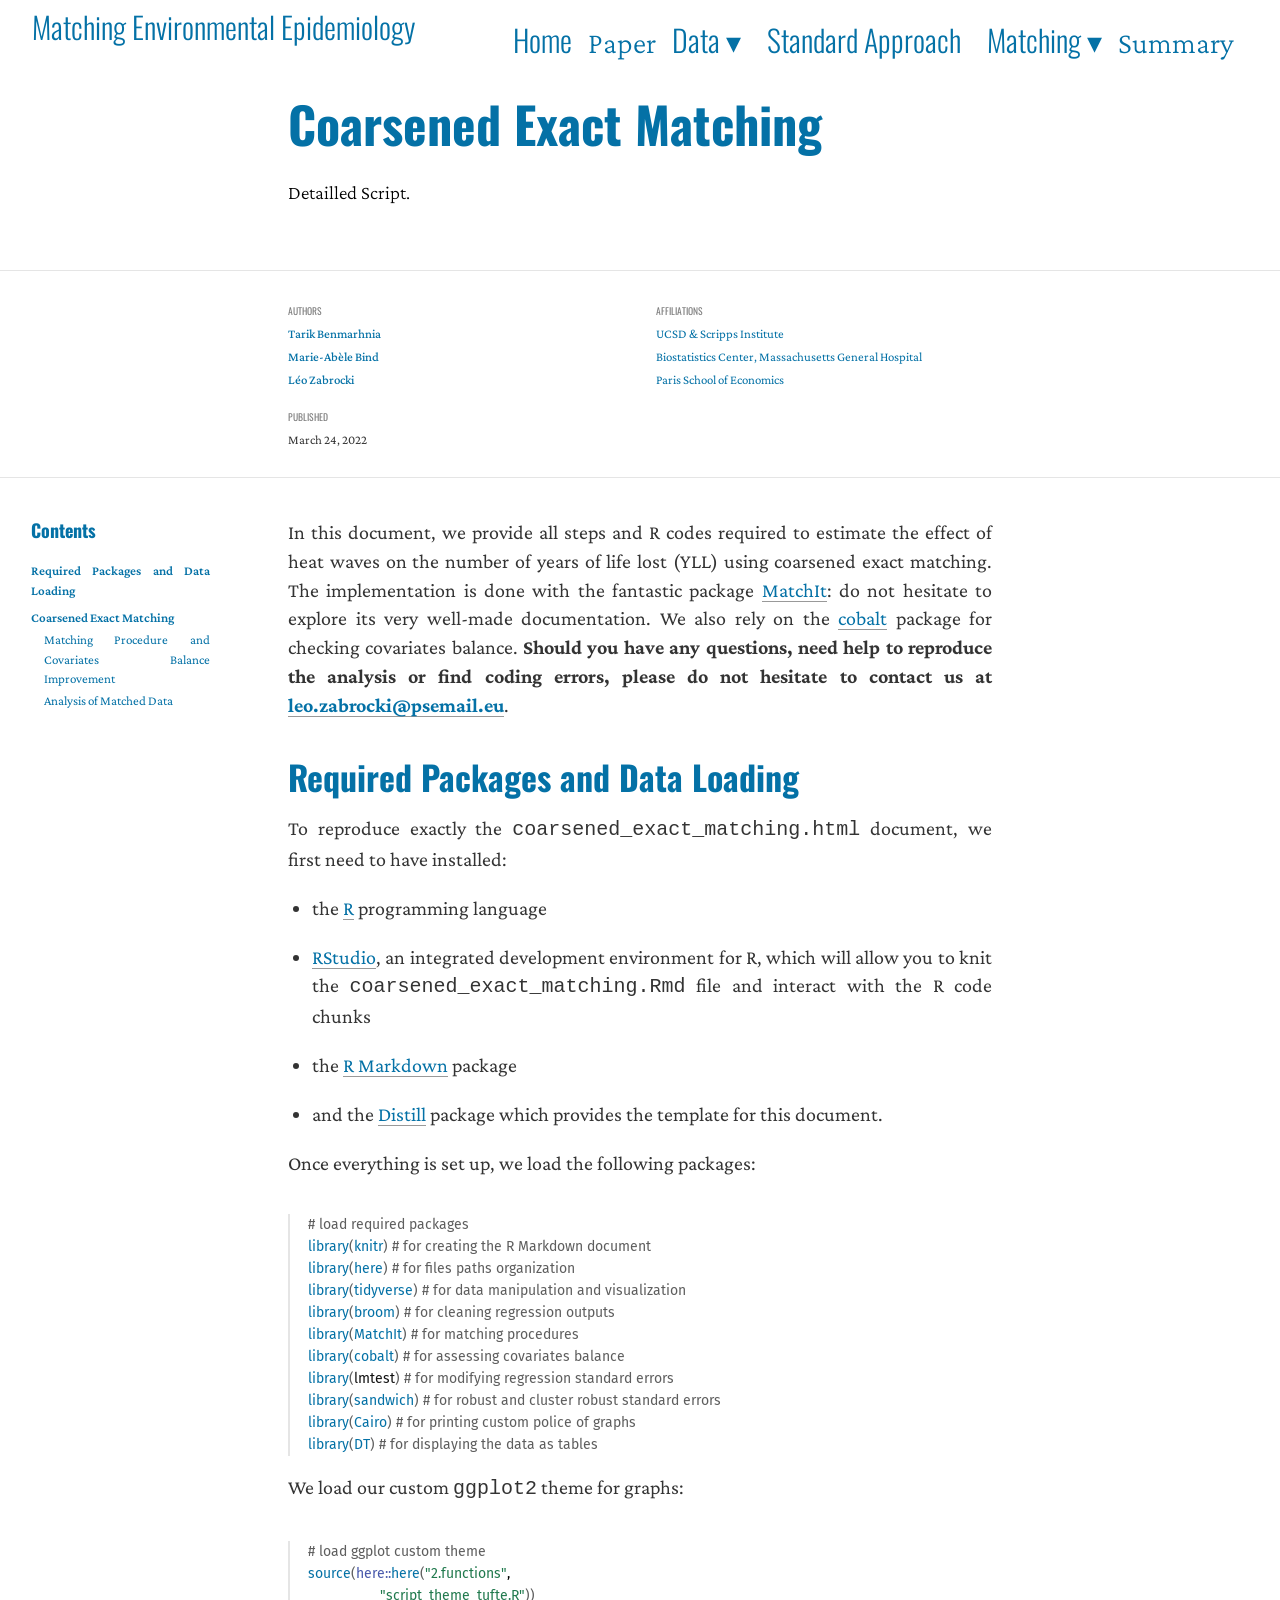
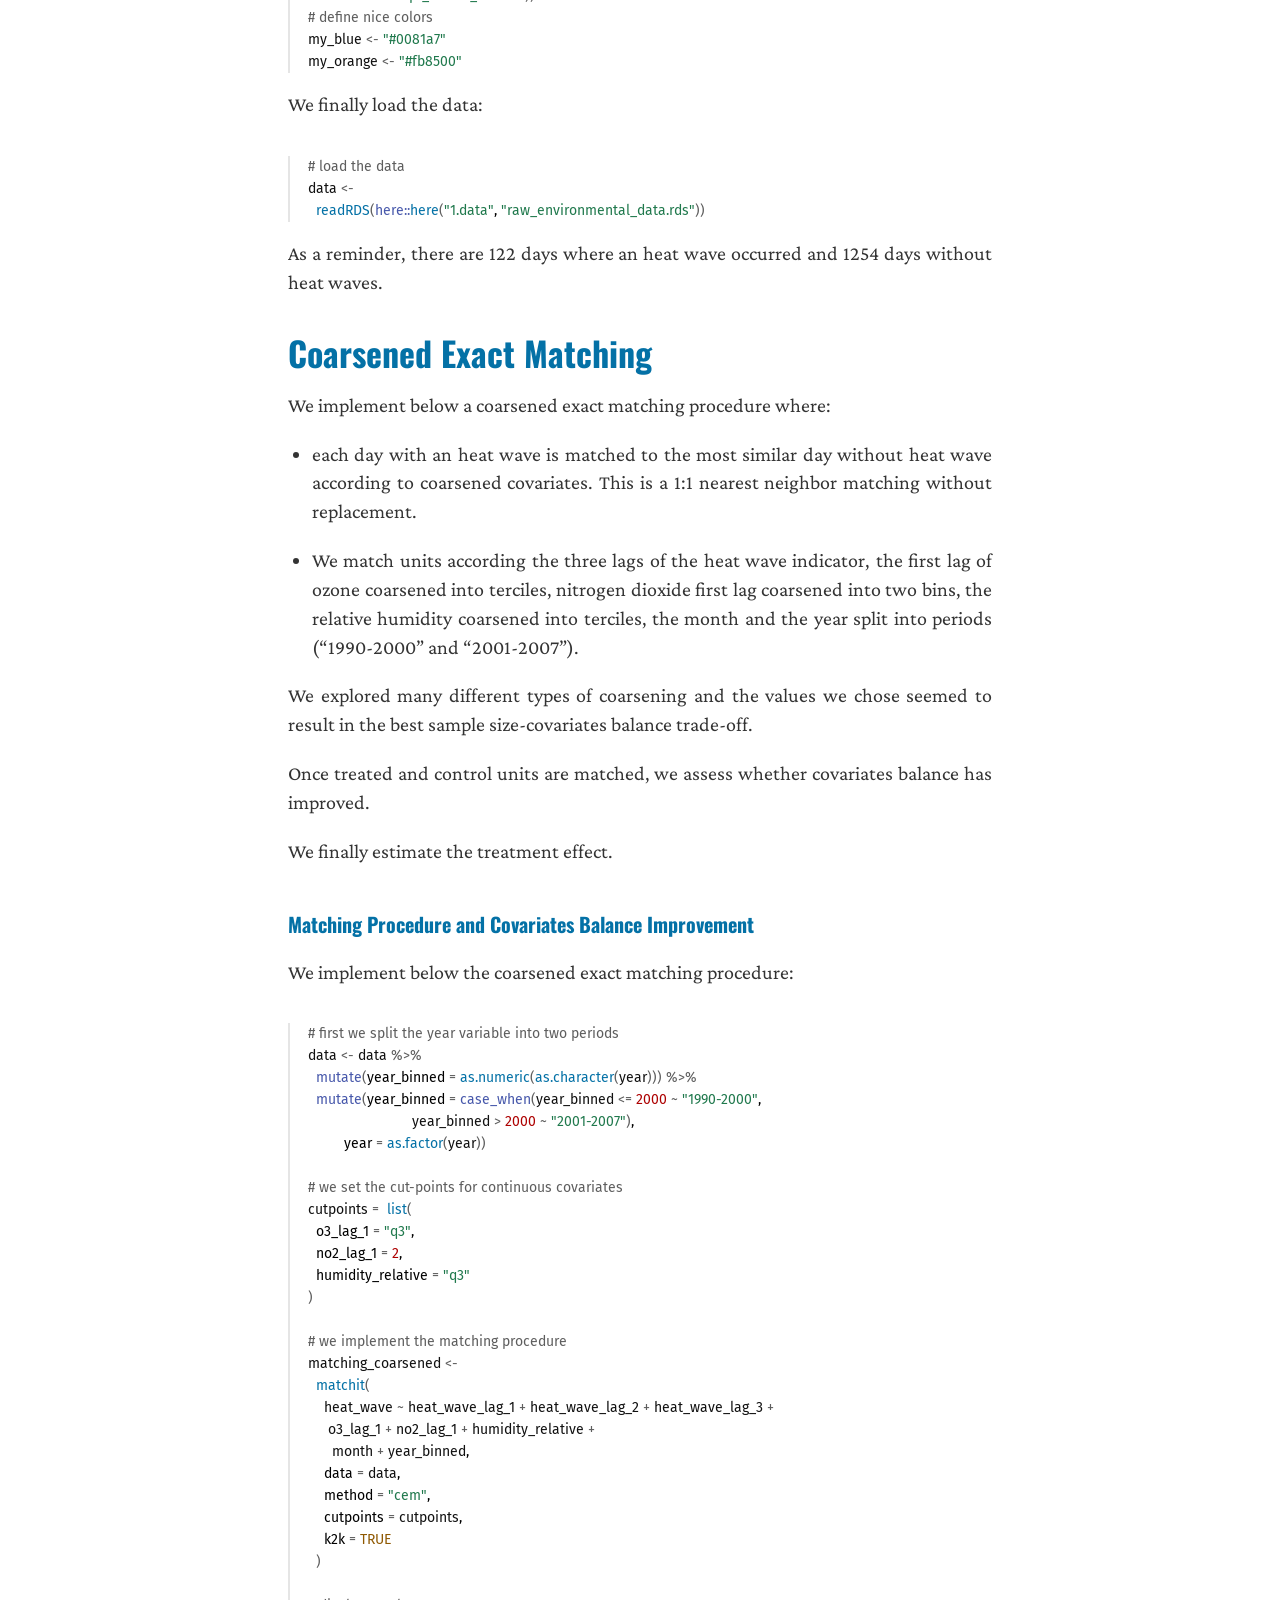
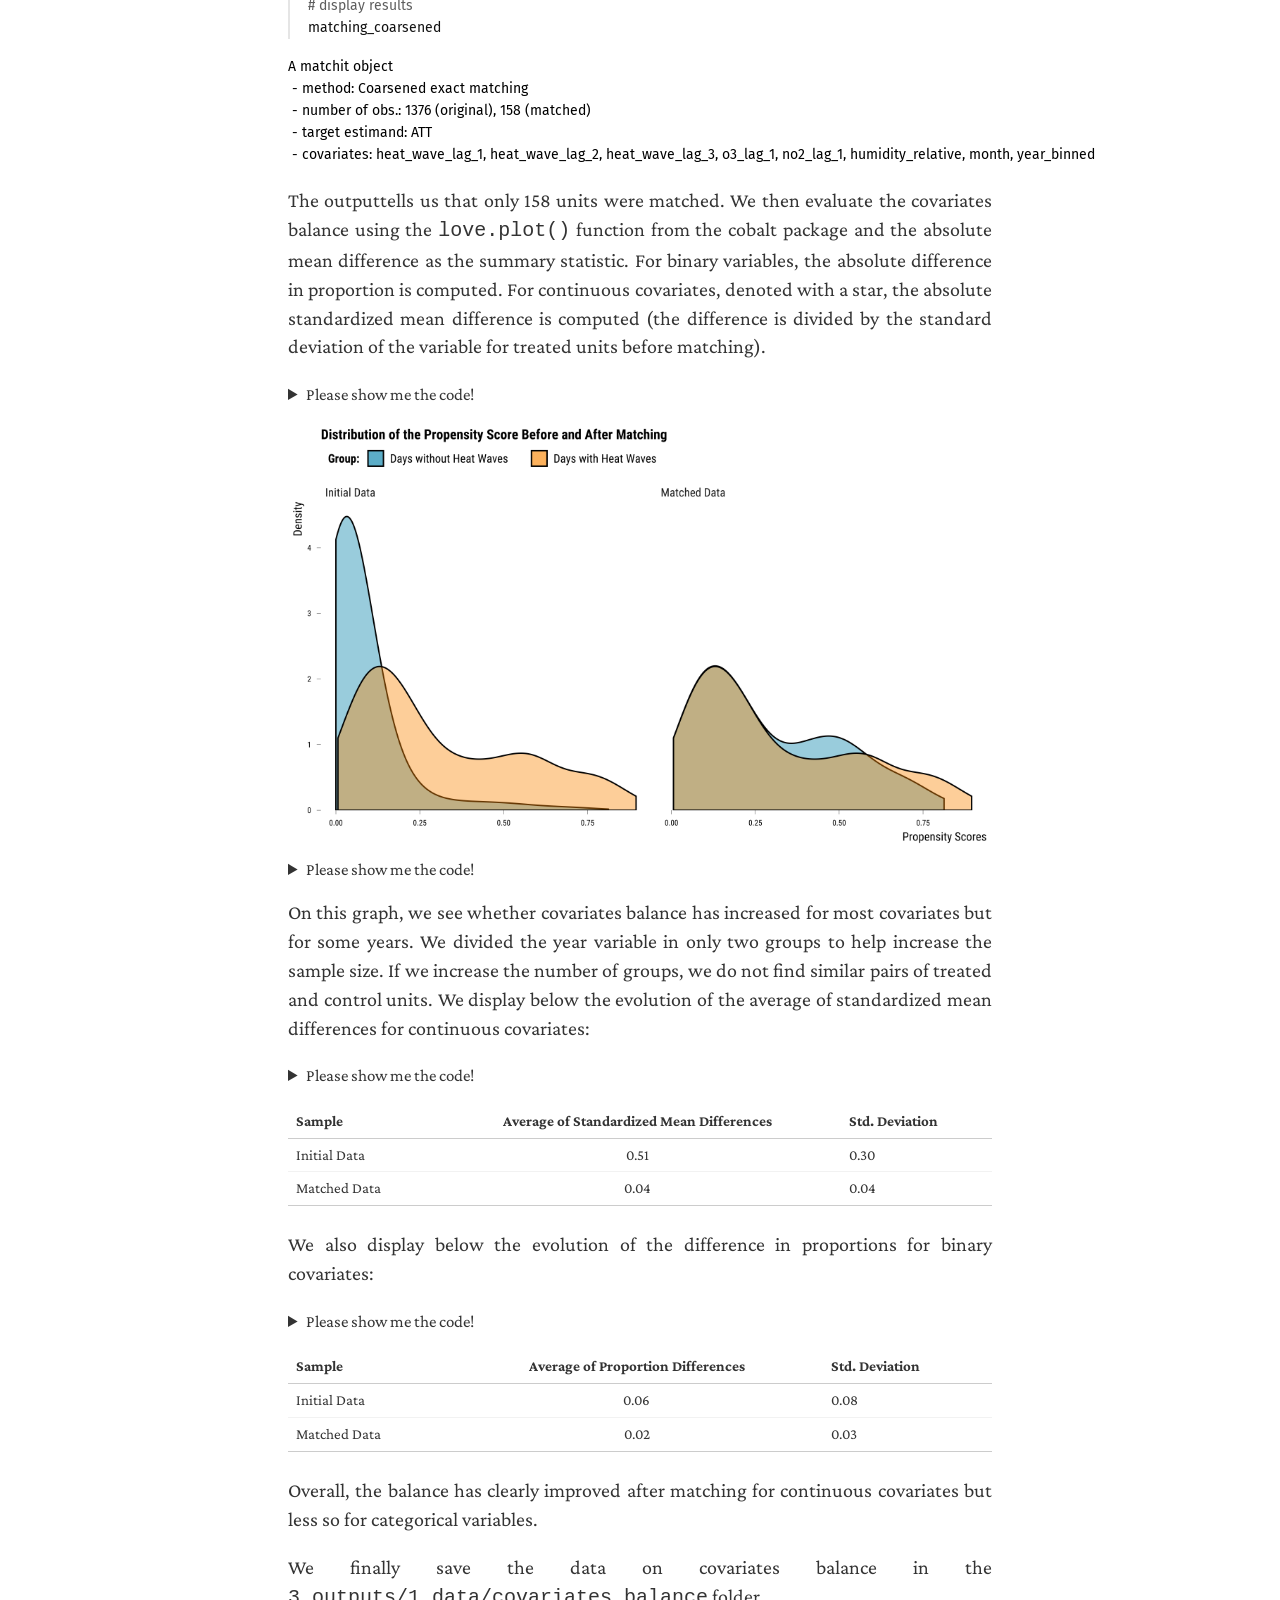
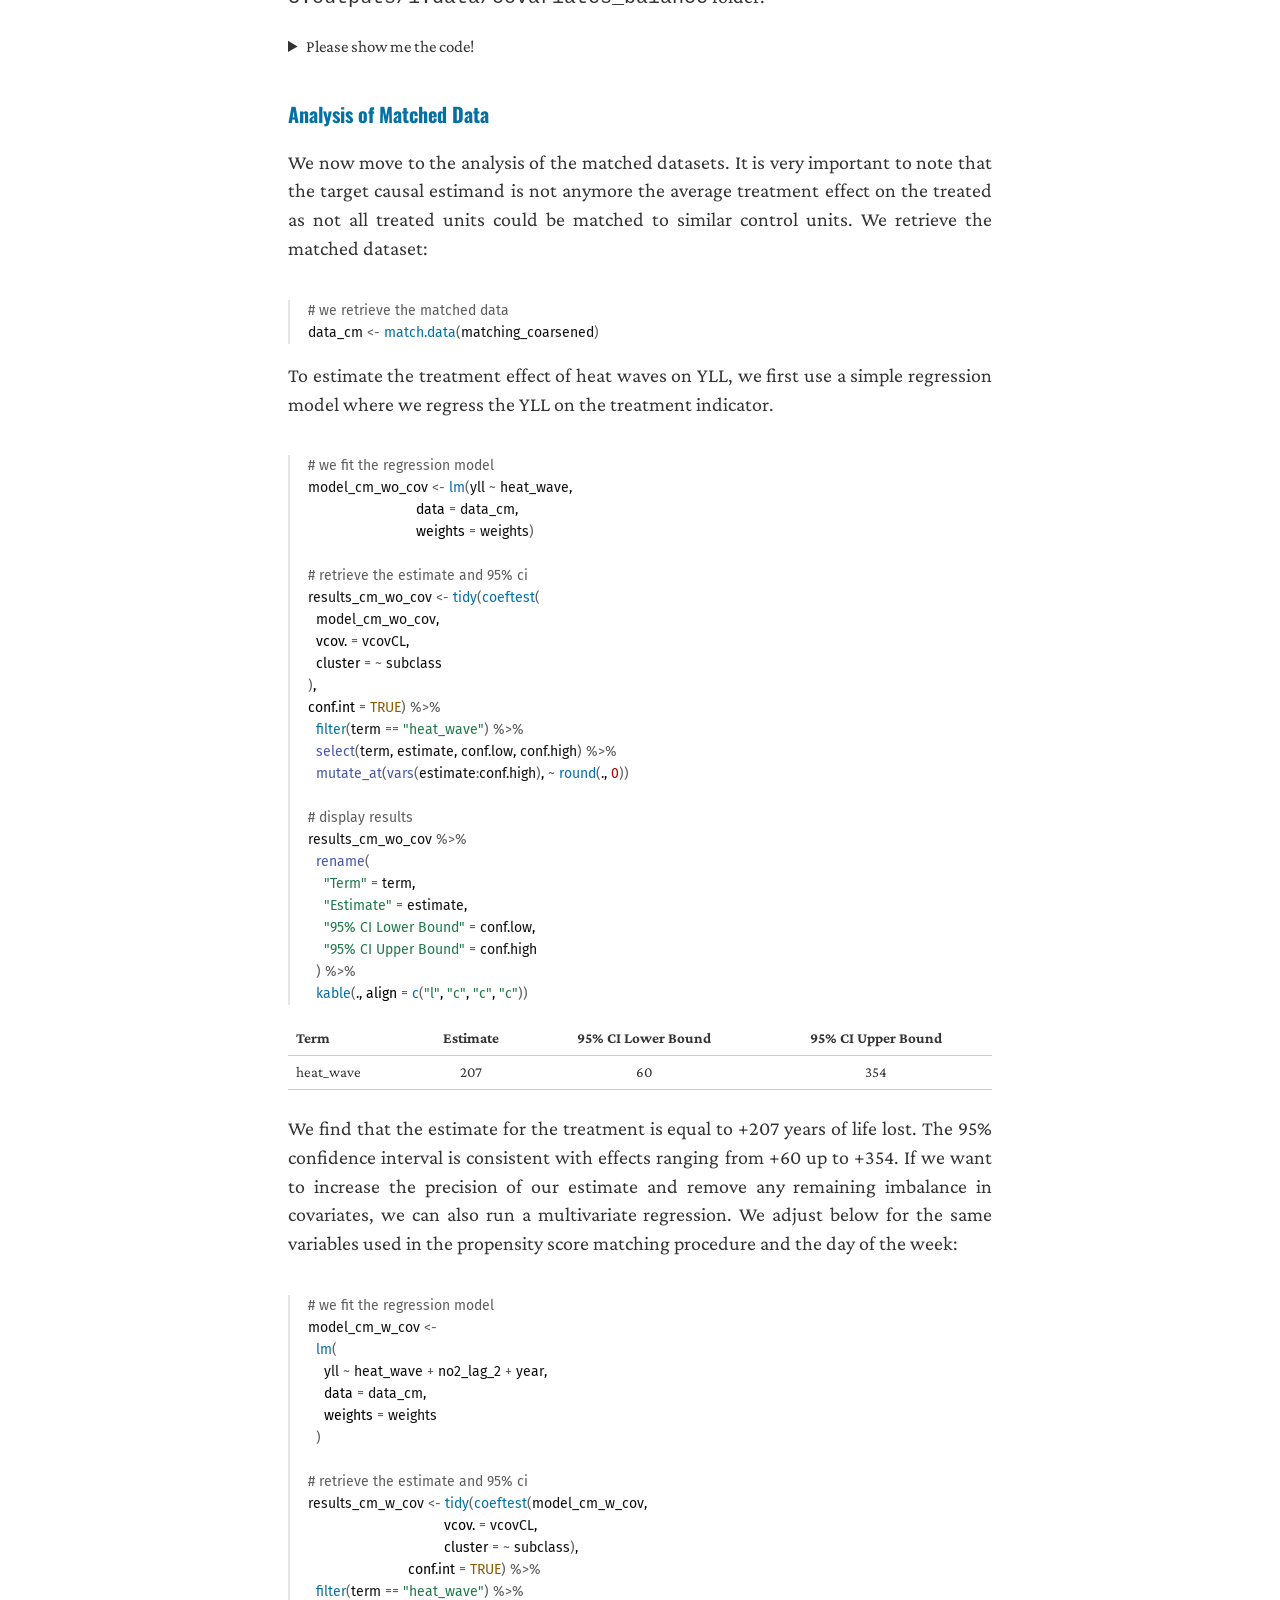
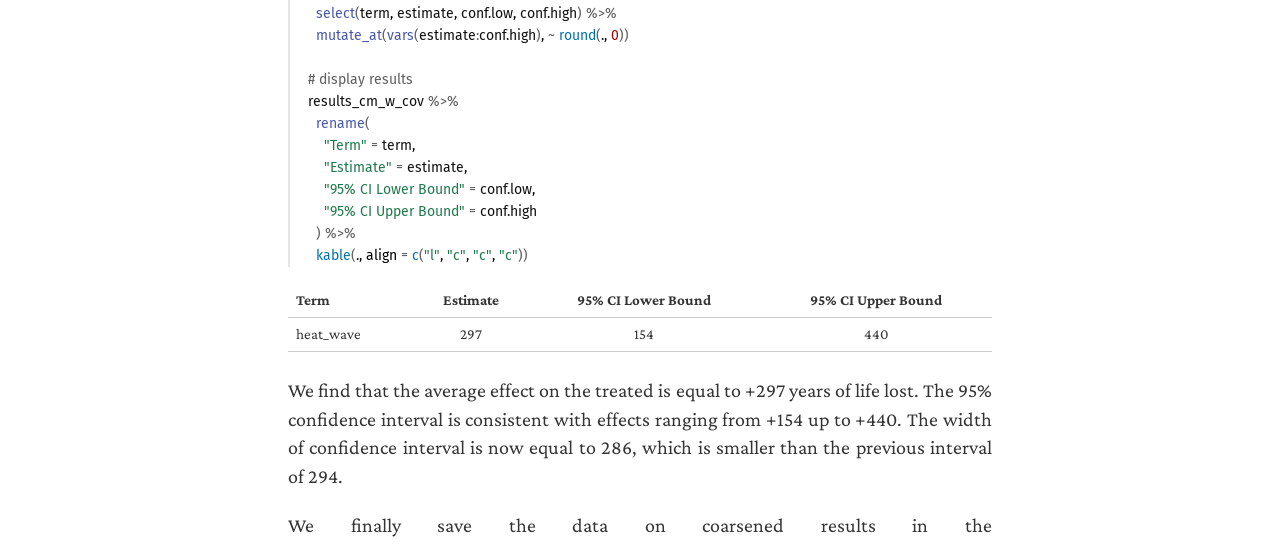
<file: website_documents/coarsened_exact_matching.html>
<!DOCTYPE html>

<html xmlns="http://www.w3.org/1999/xhtml" lang="" xml:lang="">

<head>
  <meta charset="utf-8"/>
  <meta name="viewport" content="width=device-width, initial-scale=1"/>
  <meta http-equiv="X-UA-Compatible" content="IE=Edge,chrome=1"/>
  <meta name="generator" content="distill" />

  <style type="text/css">
  /* Hide doc at startup (prevent jankiness while JS renders/transforms) */
  body {
    visibility: hidden;
  }
  </style>

 <!--radix_placeholder_import_source-->
 <!--/radix_placeholder_import_source-->

<style type="text/css">code{white-space: pre;}</style>
<style type="text/css" data-origin="pandoc">
pre > code.sourceCode { white-space: pre; position: relative; }
pre > code.sourceCode > span { display: inline-block; line-height: 1.25; }
pre > code.sourceCode > span:empty { height: 1.2em; }
.sourceCode { overflow: visible; }
code.sourceCode > span { color: inherit; text-decoration: inherit; }
div.sourceCode { margin: 1em 0; }
pre.sourceCode { margin: 0; }
@media screen {
div.sourceCode { overflow: auto; }
}
@media print {
pre > code.sourceCode { white-space: pre-wrap; }
pre > code.sourceCode > span { text-indent: -5em; padding-left: 5em; }
}
pre.numberSource code
  { counter-reset: source-line 0; }
pre.numberSource code > span
  { position: relative; left: -4em; counter-increment: source-line; }
pre.numberSource code > span > a:first-child::before
  { content: counter(source-line);
    position: relative; left: -1em; text-align: right; vertical-align: baseline;
    border: none; display: inline-block;
    -webkit-touch-callout: none; -webkit-user-select: none;
    -khtml-user-select: none; -moz-user-select: none;
    -ms-user-select: none; user-select: none;
    padding: 0 4px; width: 4em;
    color: #aaaaaa;
  }
pre.numberSource { margin-left: 3em; border-left: 1px solid #aaaaaa;  padding-left: 4px; }
div.sourceCode
  {   }
@media screen {
pre > code.sourceCode > span > a:first-child::before { text-decoration: underline; }
}
code span.al { color: #ad0000; } /* Alert */
code span.an { color: #5e5e5e; } /* Annotation */
code span.at { } /* Attribute */
code span.bn { color: #ad0000; } /* BaseN */
code span.bu { } /* BuiltIn */
code span.cf { color: #007ba5; } /* ControlFlow */
code span.ch { color: #20794d; } /* Char */
code span.cn { color: #8f5902; } /* Constant */
code span.co { color: #5e5e5e; } /* Comment */
code span.cv { color: #5e5e5e; font-style: italic; } /* CommentVar */
code span.do { color: #5e5e5e; font-style: italic; } /* Documentation */
code span.dt { color: #ad0000; } /* DataType */
code span.dv { color: #ad0000; } /* DecVal */
code span.er { color: #ad0000; } /* Error */
code span.ex { } /* Extension */
code span.fl { color: #ad0000; } /* Float */
code span.fu { color: #4758ab; } /* Function */
code span.im { } /* Import */
code span.in { color: #5e5e5e; } /* Information */
code span.kw { color: #007ba5; } /* Keyword */
code span.op { color: #5e5e5e; } /* Operator */
code span.ot { color: #007ba5; } /* Other */
code span.pp { color: #ad0000; } /* Preprocessor */
code span.sc { color: #5e5e5e; } /* SpecialChar */
code span.ss { color: #20794d; } /* SpecialString */
code span.st { color: #20794d; } /* String */
code span.va { color: #111111; } /* Variable */
code span.vs { color: #20794d; } /* VerbatimString */
code span.wa { color: #5e5e5e; font-style: italic; } /* Warning */
</style>


  <!--radix_placeholder_meta_tags-->
  <title>Matching Environmental Epidemiology: Coarsened Exact Matching</title>

  <meta property="description" itemprop="description" content="Detailled Script."/>


  <!--  https://schema.org/Article -->
  <meta property="article:published" itemprop="datePublished" content="2022-03-25"/>
  <meta property="article:created" itemprop="dateCreated" content="2022-03-25"/>
  <meta name="article:author" content="Tarik Benmarhnia"/>
  <meta name="article:author" content="Marie-Abèle Bind"/>
  <meta name="article:author" content="Léo Zabrocki"/>

  <!--  https://developers.facebook.com/docs/sharing/webmasters#markup -->
  <meta property="og:title" content="Matching Environmental Epidemiology: Coarsened Exact Matching"/>
  <meta property="og:type" content="article"/>
  <meta property="og:description" content="Detailled Script."/>
  <meta property="og:locale" content="en_US"/>
  <meta property="og:site_name" content="Matching Environmental Epidemiology"/>

  <!--  https://dev.twitter.com/cards/types/summary -->
  <meta property="twitter:card" content="summary"/>
  <meta property="twitter:title" content="Matching Environmental Epidemiology: Coarsened Exact Matching"/>
  <meta property="twitter:description" content="Detailled Script."/>

  <!--/radix_placeholder_meta_tags-->
  <!--radix_placeholder_rmarkdown_metadata-->

  <script type="text/json" id="radix-rmarkdown-metadata">
  {"type":"list","attributes":{"names":{"type":"character","attributes":{},"value":["title","description","author","date","output","editor_options"]}},"value":[{"type":"character","attributes":{},"value":["Coarsened Exact Matching"]},{"type":"character","attributes":{},"value":["Detailled Script.\n"]},{"type":"list","attributes":{},"value":[{"type":"list","attributes":{"names":{"type":"character","attributes":{},"value":["name","url","affiliation","affiliation_url"]}},"value":[{"type":"character","attributes":{},"value":["Tarik Benmarhnia"]},{"type":"character","attributes":{},"value":["https://profiles.ucsd.edu/tarik.benmarhnia"]},{"type":"character","attributes":{},"value":["UCSD & Scripps Institute"]},{"type":"character","attributes":{},"value":["https://benmarhniaresearch.ucsd.edu/"]}]},{"type":"list","attributes":{"names":{"type":"character","attributes":{},"value":["name","url","affiliation","affiliation_url"]}},"value":[{"type":"character","attributes":{},"value":["Marie-Abèle Bind"]},{"type":"character","attributes":{},"value":["https://scholar.harvard.edu/marie-abele"]},{"type":"character","attributes":{},"value":["Biostatistics Center, Massachusetts General Hospital"]},{"type":"character","attributes":{},"value":["https://biostatistics.massgeneral.org/faculty/marie-abele-bind-phd/"]}]},{"type":"list","attributes":{"names":{"type":"character","attributes":{},"value":["name","url","affiliation","affiliation_url"]}},"value":[{"type":"character","attributes":{},"value":["Léo Zabrocki"]},{"type":"character","attributes":{},"value":["https://lzabrocki.github.io/"]},{"type":"character","attributes":{},"value":["Paris School of Economics"]},{"type":"character","attributes":{},"value":["https://www.parisschoolofeconomics.eu/fr/zabrocki-leo/"]}]}]},{"type":"character","attributes":{},"value":["2022-03-25"]},{"type":"list","attributes":{"names":{"type":"character","attributes":{},"value":["distill::distill_article"]}},"value":[{"type":"list","attributes":{"names":{"type":"character","attributes":{},"value":["toc","toc_depth"]}},"value":[{"type":"logical","attributes":{},"value":[true]},{"type":"integer","attributes":{},"value":[3]}]}]},{"type":"list","attributes":{"names":{"type":"character","attributes":{},"value":["chunk_output_type"]}},"value":[{"type":"character","attributes":{},"value":["console"]}]}]}
  </script>
  <!--/radix_placeholder_rmarkdown_metadata-->
  <!--radix_placeholder_navigation_in_header-->
  <meta name="distill:offset" content=""/>

  <script type="application/javascript">

    window.headroom_prevent_pin = false;

    window.document.addEventListener("DOMContentLoaded", function (event) {

      // initialize headroom for banner
      var header = $('header').get(0);
      var headerHeight = header.offsetHeight;
      var headroom = new Headroom(header, {
        tolerance: 5,
        onPin : function() {
          if (window.headroom_prevent_pin) {
            window.headroom_prevent_pin = false;
            headroom.unpin();
          }
        }
      });
      headroom.init();
      if(window.location.hash)
        headroom.unpin();
      $(header).addClass('headroom--transition');

      // offset scroll location for banner on hash change
      // (see: https://github.com/WickyNilliams/headroom.js/issues/38)
      window.addEventListener("hashchange", function(event) {
        window.scrollTo(0, window.pageYOffset - (headerHeight + 25));
      });

      // responsive menu
      $('.distill-site-header').each(function(i, val) {
        var topnav = $(this);
        var toggle = topnav.find('.nav-toggle');
        toggle.on('click', function() {
          topnav.toggleClass('responsive');
        });
      });

      // nav dropdowns
      $('.nav-dropbtn').click(function(e) {
        $(this).next('.nav-dropdown-content').toggleClass('nav-dropdown-active');
        $(this).parent().siblings('.nav-dropdown')
           .children('.nav-dropdown-content').removeClass('nav-dropdown-active');
      });
      $("body").click(function(e){
        $('.nav-dropdown-content').removeClass('nav-dropdown-active');
      });
      $(".nav-dropdown").click(function(e){
        e.stopPropagation();
      });
    });
  </script>

  <style type="text/css">

  /* Theme (user-documented overrideables for nav appearance) */

  .distill-site-nav {
    color: rgba(255, 255, 255, 0.8);
    background-color: #0F2E3D;
    font-size: 15px;
    font-weight: 300;
  }

  .distill-site-nav a {
    color: inherit;
    text-decoration: none;
  }

  .distill-site-nav a:hover {
    color: white;
  }

  @media print {
    .distill-site-nav {
      display: none;
    }
  }

  .distill-site-header {

  }

  .distill-site-footer {

  }


  /* Site Header */

  .distill-site-header {
    width: 100%;
    box-sizing: border-box;
    z-index: 3;
  }

  .distill-site-header .nav-left {
    display: inline-block;
    margin-left: 8px;
  }

  @media screen and (max-width: 768px) {
    .distill-site-header .nav-left {
      margin-left: 0;
    }
  }


  .distill-site-header .nav-right {
    float: right;
    margin-right: 8px;
  }

  .distill-site-header a,
  .distill-site-header .title {
    display: inline-block;
    text-align: center;
    padding: 14px 10px 14px 10px;
  }

  .distill-site-header .title {
    font-size: 18px;
    min-width: 150px;
  }

  .distill-site-header .logo {
    padding: 0;
  }

  .distill-site-header .logo img {
    display: none;
    max-height: 20px;
    width: auto;
    margin-bottom: -4px;
  }

  .distill-site-header .nav-image img {
    max-height: 18px;
    width: auto;
    display: inline-block;
    margin-bottom: -3px;
  }



  @media screen and (min-width: 1000px) {
    .distill-site-header .logo img {
      display: inline-block;
    }
    .distill-site-header .nav-left {
      margin-left: 20px;
    }
    .distill-site-header .nav-right {
      margin-right: 20px;
    }
    .distill-site-header .title {
      padding-left: 12px;
    }
  }


  .distill-site-header .nav-toggle {
    display: none;
  }

  .nav-dropdown {
    display: inline-block;
    position: relative;
  }

  .nav-dropdown .nav-dropbtn {
    border: none;
    outline: none;
    color: rgba(255, 255, 255, 0.8);
    padding: 16px 10px;
    background-color: transparent;
    font-family: inherit;
    font-size: inherit;
    font-weight: inherit;
    margin: 0;
    margin-top: 1px;
    z-index: 2;
  }

  .nav-dropdown-content {
    display: none;
    position: absolute;
    background-color: white;
    min-width: 200px;
    border: 1px solid rgba(0,0,0,0.15);
    border-radius: 4px;
    box-shadow: 0px 8px 16px 0px rgba(0,0,0,0.1);
    z-index: 1;
    margin-top: 2px;
    white-space: nowrap;
    padding-top: 4px;
    padding-bottom: 4px;
  }

  .nav-dropdown-content hr {
    margin-top: 4px;
    margin-bottom: 4px;
    border: none;
    border-bottom: 1px solid rgba(0, 0, 0, 0.1);
  }

  .nav-dropdown-active {
    display: block;
  }

  .nav-dropdown-content a, .nav-dropdown-content .nav-dropdown-header {
    color: black;
    padding: 6px 24px;
    text-decoration: none;
    display: block;
    text-align: left;
  }

  .nav-dropdown-content .nav-dropdown-header {
    display: block;
    padding: 5px 24px;
    padding-bottom: 0;
    text-transform: uppercase;
    font-size: 14px;
    color: #999999;
    white-space: nowrap;
  }

  .nav-dropdown:hover .nav-dropbtn {
    color: white;
  }

  .nav-dropdown-content a:hover {
    background-color: #ddd;
    color: black;
  }

  .nav-right .nav-dropdown-content {
    margin-left: -45%;
    right: 0;
  }

  @media screen and (max-width: 768px) {
    .distill-site-header a, .distill-site-header .nav-dropdown  {display: none;}
    .distill-site-header a.nav-toggle {
      float: right;
      display: block;
    }
    .distill-site-header .title {
      margin-left: 0;
    }
    .distill-site-header .nav-right {
      margin-right: 0;
    }
    .distill-site-header {
      overflow: hidden;
    }
    .nav-right .nav-dropdown-content {
      margin-left: 0;
    }
  }


  @media screen and (max-width: 768px) {
    .distill-site-header.responsive {position: relative; min-height: 500px; }
    .distill-site-header.responsive a.nav-toggle {
      position: absolute;
      right: 0;
      top: 0;
    }
    .distill-site-header.responsive a,
    .distill-site-header.responsive .nav-dropdown {
      display: block;
      text-align: left;
    }
    .distill-site-header.responsive .nav-left,
    .distill-site-header.responsive .nav-right {
      width: 100%;
    }
    .distill-site-header.responsive .nav-dropdown {float: none;}
    .distill-site-header.responsive .nav-dropdown-content {position: relative;}
    .distill-site-header.responsive .nav-dropdown .nav-dropbtn {
      display: block;
      width: 100%;
      text-align: left;
    }
  }

  /* Site Footer */

  .distill-site-footer {
    width: 100%;
    overflow: hidden;
    box-sizing: border-box;
    z-index: 3;
    margin-top: 30px;
    padding-top: 30px;
    padding-bottom: 30px;
    text-align: center;
  }

  /* Headroom */

  d-title {
    padding-top: 6rem;
  }

  @media print {
    d-title {
      padding-top: 4rem;
    }
  }

  .headroom {
    z-index: 1000;
    position: fixed;
    top: 0;
    left: 0;
    right: 0;
  }

  .headroom--transition {
    transition: all .4s ease-in-out;
  }

  .headroom--unpinned {
    top: -100px;
  }

  .headroom--pinned {
    top: 0;
  }

  /* adjust viewport for navbar height */
  /* helps vertically center bootstrap (non-distill) content */
  .min-vh-100 {
    min-height: calc(100vh - 100px) !important;
  }

  </style>

  <script src="site_libs/jquery-3.6.0/jquery-3.6.0.min.js"></script>
  <link href="site_libs/font-awesome-5.1.0/css/all.css" rel="stylesheet"/>
  <link href="site_libs/font-awesome-5.1.0/css/v4-shims.css" rel="stylesheet"/>
  <script src="site_libs/headroom-0.9.4/headroom.min.js"></script>
  <script src="site_libs/autocomplete-0.37.1/autocomplete.min.js"></script>
  <script src="site_libs/fuse-6.4.1/fuse.min.js"></script>

  <script type="application/javascript">

  function getMeta(metaName) {
    var metas = document.getElementsByTagName('meta');
    for (let i = 0; i < metas.length; i++) {
      if (metas[i].getAttribute('name') === metaName) {
        return metas[i].getAttribute('content');
      }
    }
    return '';
  }

  function offsetURL(url) {
    var offset = getMeta('distill:offset');
    return offset ? offset + '/' + url : url;
  }

  function createFuseIndex() {

    // create fuse index
    var options = {
      keys: [
        { name: 'title', weight: 20 },
        { name: 'categories', weight: 15 },
        { name: 'description', weight: 10 },
        { name: 'contents', weight: 5 },
      ],
      ignoreLocation: true,
      threshold: 0
    };
    var fuse = new window.Fuse([], options);

    // fetch the main search.json
    return fetch(offsetURL('search.json'))
      .then(function(response) {
        if (response.status == 200) {
          return response.json().then(function(json) {
            // index main articles
            json.articles.forEach(function(article) {
              fuse.add(article);
            });
            // download collections and index their articles
            return Promise.all(json.collections.map(function(collection) {
              return fetch(offsetURL(collection)).then(function(response) {
                if (response.status === 200) {
                  return response.json().then(function(articles) {
                    articles.forEach(function(article) {
                      fuse.add(article);
                    });
                  })
                } else {
                  return Promise.reject(
                    new Error('Unexpected status from search index request: ' +
                              response.status)
                  );
                }
              });
            })).then(function() {
              return fuse;
            });
          });

        } else {
          return Promise.reject(
            new Error('Unexpected status from search index request: ' +
                        response.status)
          );
        }
      });
  }

  window.document.addEventListener("DOMContentLoaded", function (event) {

    // get search element (bail if we don't have one)
    var searchEl = window.document.getElementById('distill-search');
    if (!searchEl)
      return;

    createFuseIndex()
      .then(function(fuse) {

        // make search box visible
        searchEl.classList.remove('hidden');

        // initialize autocomplete
        var options = {
          autoselect: true,
          hint: false,
          minLength: 2,
        };
        window.autocomplete(searchEl, options, [{
          source: function(query, callback) {
            const searchOptions = {
              isCaseSensitive: false,
              shouldSort: true,
              minMatchCharLength: 2,
              limit: 10,
            };
            var results = fuse.search(query, searchOptions);
            callback(results
              .map(function(result) { return result.item; })
            );
          },
          templates: {
            suggestion: function(suggestion) {
              var img = suggestion.preview && Object.keys(suggestion.preview).length > 0
                ? `<img src="${offsetURL(suggestion.preview)}"</img>`
                : '';
              var html = `
                <div class="search-item">
                  <h3>${suggestion.title}</h3>
                  <div class="search-item-description">
                    ${suggestion.description || ''}
                  </div>
                  <div class="search-item-preview">
                    ${img}
                  </div>
                </div>
              `;
              return html;
            }
          }
        }]).on('autocomplete:selected', function(event, suggestion) {
          window.location.href = offsetURL(suggestion.path);
        });
        // remove inline display style on autocompleter (we want to
        // manage responsive display via css)
        $('.algolia-autocomplete').css("display", "");
      })
      .catch(function(error) {
        console.log(error);
      });

  });

  </script>

  <style type="text/css">

  .nav-search {
    font-size: x-small;
  }

  /* Algolioa Autocomplete */

  .algolia-autocomplete {
    display: inline-block;
    margin-left: 10px;
    vertical-align: sub;
    background-color: white;
    color: black;
    padding: 6px;
    padding-top: 8px;
    padding-bottom: 0;
    border-radius: 6px;
    border: 1px #0F2E3D solid;
    width: 180px;
  }


  @media screen and (max-width: 768px) {
    .distill-site-nav .algolia-autocomplete {
      display: none;
      visibility: hidden;
    }
    .distill-site-nav.responsive .algolia-autocomplete {
      display: inline-block;
      visibility: visible;
    }
    .distill-site-nav.responsive .algolia-autocomplete .aa-dropdown-menu {
      margin-left: 0;
      width: 400px;
      max-height: 400px;
    }
  }

  .algolia-autocomplete .aa-input, .algolia-autocomplete .aa-hint {
    width: 90%;
    outline: none;
    border: none;
  }

  .algolia-autocomplete .aa-hint {
    color: #999;
  }
  .algolia-autocomplete .aa-dropdown-menu {
    width: 550px;
    max-height: 70vh;
    overflow-x: visible;
    overflow-y: scroll;
    padding: 5px;
    margin-top: 3px;
    margin-left: -150px;
    background-color: #fff;
    border-radius: 5px;
    border: 1px solid #999;
    border-top: none;
  }

  .algolia-autocomplete .aa-dropdown-menu .aa-suggestion {
    cursor: pointer;
    padding: 5px 4px;
    border-bottom: 1px solid #eee;
  }

  .algolia-autocomplete .aa-dropdown-menu .aa-suggestion:last-of-type {
    border-bottom: none;
    margin-bottom: 2px;
  }

  .algolia-autocomplete .aa-dropdown-menu .aa-suggestion .search-item {
    overflow: hidden;
    font-size: 0.8em;
    line-height: 1.4em;
  }

  .algolia-autocomplete .aa-dropdown-menu .aa-suggestion .search-item h3 {
    font-size: 1rem;
    margin-block-start: 0;
    margin-block-end: 5px;
  }

  .algolia-autocomplete .aa-dropdown-menu .aa-suggestion .search-item-description {
    display: inline-block;
    overflow: hidden;
    height: 2.8em;
    width: 80%;
    margin-right: 4%;
  }

  .algolia-autocomplete .aa-dropdown-menu .aa-suggestion .search-item-preview {
    display: inline-block;
    width: 15%;
  }

  .algolia-autocomplete .aa-dropdown-menu .aa-suggestion .search-item-preview img {
    height: 3em;
    width: auto;
    display: none;
  }

  .algolia-autocomplete .aa-dropdown-menu .aa-suggestion .search-item-preview img[src] {
    display: initial;
  }

  .algolia-autocomplete .aa-dropdown-menu .aa-suggestion.aa-cursor {
    background-color: #eee;
  }
  .algolia-autocomplete .aa-dropdown-menu .aa-suggestion em {
    font-weight: bold;
    font-style: normal;
  }

  </style>


  <!--/radix_placeholder_navigation_in_header-->
  <!--radix_placeholder_distill-->

  <style type="text/css">

  body {
    background-color: white;
  }

  .pandoc-table {
    width: 100%;
  }

  .pandoc-table>caption {
    margin-bottom: 10px;
  }

  .pandoc-table th:not([align]) {
    text-align: left;
  }

  .pagedtable-footer {
    font-size: 15px;
  }

  d-byline .byline {
    grid-template-columns: 2fr 2fr;
  }

  d-byline .byline h3 {
    margin-block-start: 1.5em;
  }

  d-byline .byline .authors-affiliations h3 {
    margin-block-start: 0.5em;
  }

  .authors-affiliations .orcid-id {
    width: 16px;
    height:16px;
    margin-left: 4px;
    margin-right: 4px;
    vertical-align: middle;
    padding-bottom: 2px;
  }

  d-title .dt-tags {
    margin-top: 1em;
    grid-column: text;
  }

  .dt-tags .dt-tag {
    text-decoration: none;
    display: inline-block;
    color: rgba(0,0,0,0.6);
    padding: 0em 0.4em;
    margin-right: 0.5em;
    margin-bottom: 0.4em;
    font-size: 70%;
    border: 1px solid rgba(0,0,0,0.2);
    border-radius: 3px;
    text-transform: uppercase;
    font-weight: 500;
  }

  d-article table.gt_table td,
  d-article table.gt_table th {
    border-bottom: none;
  }

  .html-widget {
    margin-bottom: 2.0em;
  }

  .l-screen-inset {
    padding-right: 16px;
  }

  .l-screen .caption {
    margin-left: 10px;
  }

  .shaded {
    background: rgb(247, 247, 247);
    padding-top: 20px;
    padding-bottom: 20px;
    border-top: 1px solid rgba(0, 0, 0, 0.1);
    border-bottom: 1px solid rgba(0, 0, 0, 0.1);
  }

  .shaded .html-widget {
    margin-bottom: 0;
    border: 1px solid rgba(0, 0, 0, 0.1);
  }

  .shaded .shaded-content {
    background: white;
  }

  .text-output {
    margin-top: 0;
    line-height: 1.5em;
  }

  .hidden {
    display: none !important;
  }

  d-article {
    padding-top: 2.5rem;
    padding-bottom: 30px;
  }

  d-appendix {
    padding-top: 30px;
  }

  d-article>p>img {
    width: 100%;
  }

  d-article h2 {
    margin: 1rem 0 1.5rem 0;
  }

  d-article h3 {
    margin-top: 1.5rem;
  }

  d-article iframe {
    border: 1px solid rgba(0, 0, 0, 0.1);
    margin-bottom: 2.0em;
    width: 100%;
  }

  /* Tweak code blocks */

  d-article div.sourceCode code,
  d-article pre code {
    font-family: Consolas, Monaco, 'Andale Mono', 'Ubuntu Mono', monospace;
  }

  d-article pre,
  d-article div.sourceCode,
  d-article div.sourceCode pre {
    overflow: auto;
  }

  d-article div.sourceCode {
    background-color: white;
  }

  d-article div.sourceCode pre {
    padding-left: 10px;
    font-size: 12px;
    border-left: 2px solid rgba(0,0,0,0.1);
  }

  d-article pre {
    font-size: 12px;
    color: black;
    background: none;
    margin-top: 0;
    text-align: left;
    white-space: pre;
    word-spacing: normal;
    word-break: normal;
    word-wrap: normal;
    line-height: 1.5;

    -moz-tab-size: 4;
    -o-tab-size: 4;
    tab-size: 4;

    -webkit-hyphens: none;
    -moz-hyphens: none;
    -ms-hyphens: none;
    hyphens: none;
  }

  d-article pre a {
    border-bottom: none;
  }

  d-article pre a:hover {
    border-bottom: none;
    text-decoration: underline;
  }

  d-article details {
    grid-column: text;
    margin-bottom: 0.8em;
  }

  @media(min-width: 768px) {

  d-article pre,
  d-article div.sourceCode,
  d-article div.sourceCode pre {
    overflow: visible !important;
  }

  d-article div.sourceCode pre {
    padding-left: 18px;
    font-size: 14px;
  }

  d-article pre {
    font-size: 14px;
  }

  }

  figure img.external {
    background: white;
    border: 1px solid rgba(0, 0, 0, 0.1);
    box-shadow: 0 1px 8px rgba(0, 0, 0, 0.1);
    padding: 18px;
    box-sizing: border-box;
  }

  /* CSS for d-contents */

  .d-contents {
    grid-column: text;
    color: rgba(0,0,0,0.8);
    font-size: 0.9em;
    padding-bottom: 1em;
    margin-bottom: 1em;
    padding-bottom: 0.5em;
    margin-bottom: 1em;
    padding-left: 0.25em;
    justify-self: start;
  }

  @media(min-width: 1000px) {
    .d-contents.d-contents-float {
      height: 0;
      grid-column-start: 1;
      grid-column-end: 4;
      justify-self: center;
      padding-right: 3em;
      padding-left: 2em;
    }
  }

  .d-contents nav h3 {
    font-size: 18px;
    margin-top: 0;
    margin-bottom: 1em;
  }

  .d-contents li {
    list-style-type: none
  }

  .d-contents nav > ul {
    padding-left: 0;
  }

  .d-contents ul {
    padding-left: 1em
  }

  .d-contents nav ul li {
    margin-top: 0.6em;
    margin-bottom: 0.2em;
  }

  .d-contents nav a {
    font-size: 13px;
    border-bottom: none;
    text-decoration: none
    color: rgba(0, 0, 0, 0.8);
  }

  .d-contents nav a:hover {
    text-decoration: underline solid rgba(0, 0, 0, 0.6)
  }

  .d-contents nav > ul > li > a {
    font-weight: 600;
  }

  .d-contents nav > ul > li > ul {
    font-weight: inherit;
  }

  .d-contents nav > ul > li > ul > li {
    margin-top: 0.2em;
  }


  .d-contents nav ul {
    margin-top: 0;
    margin-bottom: 0.25em;
  }

  .d-article-with-toc h2:nth-child(2) {
    margin-top: 0;
  }


  /* Figure */

  .figure {
    position: relative;
    margin-bottom: 2.5em;
    margin-top: 1.5em;
  }

  .figure img {
    width: 100%;
  }

  .figure .caption {
    color: rgba(0, 0, 0, 0.6);
    font-size: 12px;
    line-height: 1.5em;
  }

  .figure img.external {
    background: white;
    border: 1px solid rgba(0, 0, 0, 0.1);
    box-shadow: 0 1px 8px rgba(0, 0, 0, 0.1);
    padding: 18px;
    box-sizing: border-box;
  }

  .figure .caption a {
    color: rgba(0, 0, 0, 0.6);
  }

  .figure .caption b,
  .figure .caption strong, {
    font-weight: 600;
    color: rgba(0, 0, 0, 1.0);
  }

  /* Citations */

  d-article .citation {
    color: inherit;
    cursor: inherit;
  }

  div.hanging-indent{
    margin-left: 1em; text-indent: -1em;
  }

  /* Citation hover box */

  .tippy-box[data-theme~=light-border] {
    background-color: rgba(250, 250, 250, 0.95);
  }

  .tippy-content > p {
    margin-bottom: 0;
    padding: 2px;
  }


  /* Tweak 1000px media break to show more text */

  @media(min-width: 1000px) {
    .base-grid,
    distill-header,
    d-title,
    d-abstract,
    d-article,
    d-appendix,
    distill-appendix,
    d-byline,
    d-footnote-list,
    d-citation-list,
    distill-footer {
      grid-template-columns: [screen-start] 1fr [page-start kicker-start] 80px [middle-start] 50px [text-start kicker-end] 65px 65px 65px 65px 65px 65px 65px 65px [text-end gutter-start] 65px [middle-end] 65px [page-end gutter-end] 1fr [screen-end];
      grid-column-gap: 16px;
    }

    .grid {
      grid-column-gap: 16px;
    }

    d-article {
      font-size: 1.06rem;
      line-height: 1.7em;
    }
    figure .caption, .figure .caption, figure figcaption {
      font-size: 13px;
    }
  }

  @media(min-width: 1180px) {
    .base-grid,
    distill-header,
    d-title,
    d-abstract,
    d-article,
    d-appendix,
    distill-appendix,
    d-byline,
    d-footnote-list,
    d-citation-list,
    distill-footer {
      grid-template-columns: [screen-start] 1fr [page-start kicker-start] 60px [middle-start] 60px [text-start kicker-end] 60px 60px 60px 60px 60px 60px 60px 60px [text-end gutter-start] 60px [middle-end] 60px [page-end gutter-end] 1fr [screen-end];
      grid-column-gap: 32px;
    }

    .grid {
      grid-column-gap: 32px;
    }
  }


  /* Get the citation styles for the appendix (not auto-injected on render since
     we do our own rendering of the citation appendix) */

  d-appendix .citation-appendix,
  .d-appendix .citation-appendix {
    font-size: 11px;
    line-height: 15px;
    border-left: 1px solid rgba(0, 0, 0, 0.1);
    padding-left: 18px;
    border: 1px solid rgba(0,0,0,0.1);
    background: rgba(0, 0, 0, 0.02);
    padding: 10px 18px;
    border-radius: 3px;
    color: rgba(150, 150, 150, 1);
    overflow: hidden;
    margin-top: -12px;
    white-space: pre-wrap;
    word-wrap: break-word;
  }

  /* Include appendix styles here so they can be overridden */

  d-appendix {
    contain: layout style;
    font-size: 0.8em;
    line-height: 1.7em;
    margin-top: 60px;
    margin-bottom: 0;
    border-top: 1px solid rgba(0, 0, 0, 0.1);
    color: rgba(0,0,0,0.5);
    padding-top: 60px;
    padding-bottom: 48px;
  }

  d-appendix h3 {
    grid-column: page-start / text-start;
    font-size: 15px;
    font-weight: 500;
    margin-top: 1em;
    margin-bottom: 0;
    color: rgba(0,0,0,0.65);
  }

  d-appendix h3 + * {
    margin-top: 1em;
  }

  d-appendix ol {
    padding: 0 0 0 15px;
  }

  @media (min-width: 768px) {
    d-appendix ol {
      padding: 0 0 0 30px;
      margin-left: -30px;
    }
  }

  d-appendix li {
    margin-bottom: 1em;
  }

  d-appendix a {
    color: rgba(0, 0, 0, 0.6);
  }

  d-appendix > * {
    grid-column: text;
  }

  d-appendix > d-footnote-list,
  d-appendix > d-citation-list,
  d-appendix > distill-appendix {
    grid-column: screen;
  }

  /* Include footnote styles here so they can be overridden */

  d-footnote-list {
    contain: layout style;
  }

  d-footnote-list > * {
    grid-column: text;
  }

  d-footnote-list a.footnote-backlink {
    color: rgba(0,0,0,0.3);
    padding-left: 0.5em;
  }



  /* Anchor.js */

  .anchorjs-link {
    /*transition: all .25s linear; */
    text-decoration: none;
    border-bottom: none;
  }
  *:hover > .anchorjs-link {
    margin-left: -1.125em !important;
    text-decoration: none;
    border-bottom: none;
  }

  /* Social footer */

  .social_footer {
    margin-top: 30px;
    margin-bottom: 0;
    color: rgba(0,0,0,0.67);
  }

  .disqus-comments {
    margin-right: 30px;
  }

  .disqus-comment-count {
    border-bottom: 1px solid rgba(0, 0, 0, 0.4);
    cursor: pointer;
  }

  #disqus_thread {
    margin-top: 30px;
  }

  .article-sharing a {
    border-bottom: none;
    margin-right: 8px;
  }

  .article-sharing a:hover {
    border-bottom: none;
  }

  .sidebar-section.subscribe {
    font-size: 12px;
    line-height: 1.6em;
  }

  .subscribe p {
    margin-bottom: 0.5em;
  }


  .article-footer .subscribe {
    font-size: 15px;
    margin-top: 45px;
  }


  .sidebar-section.custom {
    font-size: 12px;
    line-height: 1.6em;
  }

  .custom p {
    margin-bottom: 0.5em;
  }

  /* Styles for listing layout (hide title) */
  .layout-listing d-title, .layout-listing .d-title {
    display: none;
  }

  /* Styles for posts lists (not auto-injected) */


  .posts-with-sidebar {
    padding-left: 45px;
    padding-right: 45px;
  }

  .posts-list .description h2,
  .posts-list .description p {
    font-family: -apple-system, BlinkMacSystemFont, "Segoe UI", Roboto, Oxygen, Ubuntu, Cantarell, "Fira Sans", "Droid Sans", "Helvetica Neue", Arial, sans-serif;
  }

  .posts-list .description h2 {
    font-weight: 700;
    border-bottom: none;
    padding-bottom: 0;
  }

  .posts-list h2.post-tag {
    border-bottom: 1px solid rgba(0, 0, 0, 0.2);
    padding-bottom: 12px;
  }
  .posts-list {
    margin-top: 60px;
    margin-bottom: 24px;
  }

  .posts-list .post-preview {
    text-decoration: none;
    overflow: hidden;
    display: block;
    border-bottom: 1px solid rgba(0, 0, 0, 0.1);
    padding: 24px 0;
  }

  .post-preview-last {
    border-bottom: none !important;
  }

  .posts-list .posts-list-caption {
    grid-column: screen;
    font-weight: 400;
  }

  .posts-list .post-preview h2 {
    margin: 0 0 6px 0;
    line-height: 1.2em;
    font-style: normal;
    font-size: 24px;
  }

  .posts-list .post-preview p {
    margin: 0 0 12px 0;
    line-height: 1.4em;
    font-size: 16px;
  }

  .posts-list .post-preview .thumbnail {
    box-sizing: border-box;
    margin-bottom: 24px;
    position: relative;
    max-width: 500px;
  }
  .posts-list .post-preview img {
    width: 100%;
    display: block;
  }

  .posts-list .metadata {
    font-size: 12px;
    line-height: 1.4em;
    margin-bottom: 18px;
  }

  .posts-list .metadata > * {
    display: inline-block;
  }

  .posts-list .metadata .publishedDate {
    margin-right: 2em;
  }

  .posts-list .metadata .dt-authors {
    display: block;
    margin-top: 0.3em;
    margin-right: 2em;
  }

  .posts-list .dt-tags {
    display: block;
    line-height: 1em;
  }

  .posts-list .dt-tags .dt-tag {
    display: inline-block;
    color: rgba(0,0,0,0.6);
    padding: 0.3em 0.4em;
    margin-right: 0.2em;
    margin-bottom: 0.4em;
    font-size: 60%;
    border: 1px solid rgba(0,0,0,0.2);
    border-radius: 3px;
    text-transform: uppercase;
    font-weight: 500;
  }

  .posts-list img {
    opacity: 1;
  }

  .posts-list img[data-src] {
    opacity: 0;
  }

  .posts-more {
    clear: both;
  }


  .posts-sidebar {
    font-size: 16px;
  }

  .posts-sidebar h3 {
    font-size: 16px;
    margin-top: 0;
    margin-bottom: 0.5em;
    font-weight: 400;
    text-transform: uppercase;
  }

  .sidebar-section {
    margin-bottom: 30px;
  }

  .categories ul {
    list-style-type: none;
    margin: 0;
    padding: 0;
  }

  .categories li {
    color: rgba(0, 0, 0, 0.8);
    margin-bottom: 0;
  }

  .categories li>a {
    border-bottom: none;
  }

  .categories li>a:hover {
    border-bottom: 1px solid rgba(0, 0, 0, 0.4);
  }

  .categories .active {
    font-weight: 600;
  }

  .categories .category-count {
    color: rgba(0, 0, 0, 0.4);
  }


  @media(min-width: 768px) {
    .posts-list .post-preview h2 {
      font-size: 26px;
    }
    .posts-list .post-preview .thumbnail {
      float: right;
      width: 30%;
      margin-bottom: 0;
    }
    .posts-list .post-preview .description {
      float: left;
      width: 45%;
    }
    .posts-list .post-preview .metadata {
      float: left;
      width: 20%;
      margin-top: 8px;
    }
    .posts-list .post-preview p {
      margin: 0 0 12px 0;
      line-height: 1.5em;
      font-size: 16px;
    }
    .posts-with-sidebar .posts-list {
      float: left;
      width: 75%;
    }
    .posts-with-sidebar .posts-sidebar {
      float: right;
      width: 20%;
      margin-top: 60px;
      padding-top: 24px;
      padding-bottom: 24px;
    }
  }


  /* Improve display for browsers without grid (IE/Edge <= 15) */

  .downlevel {
    line-height: 1.6em;
    font-family: -apple-system, BlinkMacSystemFont, "Segoe UI", Roboto, Oxygen, Ubuntu, Cantarell, "Fira Sans", "Droid Sans", "Helvetica Neue", Arial, sans-serif;
    margin: 0;
  }

  .downlevel .d-title {
    padding-top: 6rem;
    padding-bottom: 1.5rem;
  }

  .downlevel .d-title h1 {
    font-size: 50px;
    font-weight: 700;
    line-height: 1.1em;
    margin: 0 0 0.5rem;
  }

  .downlevel .d-title p {
    font-weight: 300;
    font-size: 1.2rem;
    line-height: 1.55em;
    margin-top: 0;
  }

  .downlevel .d-byline {
    padding-top: 0.8em;
    padding-bottom: 0.8em;
    font-size: 0.8rem;
    line-height: 1.8em;
  }

  .downlevel .section-separator {
    border: none;
    border-top: 1px solid rgba(0, 0, 0, 0.1);
  }

  .downlevel .d-article {
    font-size: 1.06rem;
    line-height: 1.7em;
    padding-top: 1rem;
    padding-bottom: 2rem;
  }


  .downlevel .d-appendix {
    padding-left: 0;
    padding-right: 0;
    max-width: none;
    font-size: 0.8em;
    line-height: 1.7em;
    margin-bottom: 0;
    color: rgba(0,0,0,0.5);
    padding-top: 40px;
    padding-bottom: 48px;
  }

  .downlevel .footnotes ol {
    padding-left: 13px;
  }

  .downlevel .base-grid,
  .downlevel .distill-header,
  .downlevel .d-title,
  .downlevel .d-abstract,
  .downlevel .d-article,
  .downlevel .d-appendix,
  .downlevel .distill-appendix,
  .downlevel .d-byline,
  .downlevel .d-footnote-list,
  .downlevel .d-citation-list,
  .downlevel .distill-footer,
  .downlevel .appendix-bottom,
  .downlevel .posts-container {
    padding-left: 40px;
    padding-right: 40px;
  }

  @media(min-width: 768px) {
    .downlevel .base-grid,
    .downlevel .distill-header,
    .downlevel .d-title,
    .downlevel .d-abstract,
    .downlevel .d-article,
    .downlevel .d-appendix,
    .downlevel .distill-appendix,
    .downlevel .d-byline,
    .downlevel .d-footnote-list,
    .downlevel .d-citation-list,
    .downlevel .distill-footer,
    .downlevel .appendix-bottom,
    .downlevel .posts-container {
    padding-left: 150px;
    padding-right: 150px;
    max-width: 900px;
  }
  }

  .downlevel pre code {
    display: block;
    border-left: 2px solid rgba(0, 0, 0, .1);
    padding: 0 0 0 20px;
    font-size: 14px;
  }

  .downlevel code, .downlevel pre {
    color: black;
    background: none;
    font-family: Consolas, Monaco, 'Andale Mono', 'Ubuntu Mono', monospace;
    text-align: left;
    white-space: pre;
    word-spacing: normal;
    word-break: normal;
    word-wrap: normal;
    line-height: 1.5;

    -moz-tab-size: 4;
    -o-tab-size: 4;
    tab-size: 4;

    -webkit-hyphens: none;
    -moz-hyphens: none;
    -ms-hyphens: none;
    hyphens: none;
  }

  .downlevel .posts-list .post-preview {
    color: inherit;
  }



  </style>

  <script type="application/javascript">

  function is_downlevel_browser() {
    if (bowser.isUnsupportedBrowser({ msie: "12", msedge: "16"},
                                   window.navigator.userAgent)) {
      return true;
    } else {
      return window.load_distill_framework === undefined;
    }
  }

  // show body when load is complete
  function on_load_complete() {

    // add anchors
    if (window.anchors) {
      window.anchors.options.placement = 'left';
      window.anchors.add('d-article > h2, d-article > h3, d-article > h4, d-article > h5');
    }


    // set body to visible
    document.body.style.visibility = 'visible';

    // force redraw for leaflet widgets
    if (window.HTMLWidgets) {
      var maps = window.HTMLWidgets.findAll(".leaflet");
      $.each(maps, function(i, el) {
        var map = this.getMap();
        map.invalidateSize();
        map.eachLayer(function(layer) {
          if (layer instanceof L.TileLayer)
            layer.redraw();
        });
      });
    }

    // trigger 'shown' so htmlwidgets resize
    $('d-article').trigger('shown');
  }

  function init_distill() {

    init_common();

    // create front matter
    var front_matter = $('<d-front-matter></d-front-matter>');
    $('#distill-front-matter').wrap(front_matter);

    // create d-title
    $('.d-title').changeElementType('d-title');

    // create d-byline
    var byline = $('<d-byline></d-byline>');
    $('.d-byline').replaceWith(byline);

    // create d-article
    var article = $('<d-article></d-article>');
    $('.d-article').wrap(article).children().unwrap();

    // move posts container into article
    $('.posts-container').appendTo($('d-article'));

    // create d-appendix
    $('.d-appendix').changeElementType('d-appendix');

    // flag indicating that we have appendix items
    var appendix = $('.appendix-bottom').children('h3').length > 0;

    // replace footnotes with <d-footnote>
    $('.footnote-ref').each(function(i, val) {
      appendix = true;
      var href = $(this).attr('href');
      var id = href.replace('#', '');
      var fn = $('#' + id);
      var fn_p = $('#' + id + '>p');
      fn_p.find('.footnote-back').remove();
      var text = fn_p.html();
      var dtfn = $('<d-footnote></d-footnote>');
      dtfn.html(text);
      $(this).replaceWith(dtfn);
    });
    // remove footnotes
    $('.footnotes').remove();

    // move refs into #references-listing
    $('#references-listing').replaceWith($('#refs'));

    $('h1.appendix, h2.appendix').each(function(i, val) {
      $(this).changeElementType('h3');
    });
    $('h3.appendix').each(function(i, val) {
      var id = $(this).attr('id');
      $('.d-contents a[href="#' + id + '"]').parent().remove();
      appendix = true;
      $(this).nextUntil($('h1, h2, h3')).addBack().appendTo($('d-appendix'));
    });

    // show d-appendix if we have appendix content
    $("d-appendix").css('display', appendix ? 'grid' : 'none');

    // localize layout chunks to just output
    $('.layout-chunk').each(function(i, val) {

      // capture layout
      var layout = $(this).attr('data-layout');

      // apply layout to markdown level block elements
      var elements = $(this).children().not('details, div.sourceCode, pre, script');
      elements.each(function(i, el) {
        var layout_div = $('<div class="' + layout + '"></div>');
        if (layout_div.hasClass('shaded')) {
          var shaded_content = $('<div class="shaded-content"></div>');
          $(this).wrap(shaded_content);
          $(this).parent().wrap(layout_div);
        } else {
          $(this).wrap(layout_div);
        }
      });


      // unwrap the layout-chunk div
      $(this).children().unwrap();
    });

    // remove code block used to force  highlighting css
    $('.distill-force-highlighting-css').parent().remove();

    // remove empty line numbers inserted by pandoc when using a
    // custom syntax highlighting theme
    $('code.sourceCode a:empty').remove();

    // load distill framework
    load_distill_framework();

    // wait for window.distillRunlevel == 4 to do post processing
    function distill_post_process() {

      if (!window.distillRunlevel || window.distillRunlevel < 4)
        return;

      // hide author/affiliations entirely if we have no authors
      var front_matter = JSON.parse($("#distill-front-matter").html());
      var have_authors = front_matter.authors && front_matter.authors.length > 0;
      if (!have_authors)
        $('d-byline').addClass('hidden');

      // article with toc class
      $('.d-contents').parent().addClass('d-article-with-toc');

      // strip links that point to #
      $('.authors-affiliations').find('a[href="#"]').removeAttr('href');

      // add orcid ids
      $('.authors-affiliations').find('.author').each(function(i, el) {
        var orcid_id = front_matter.authors[i].orcidID;
        if (orcid_id) {
          var a = $('<a></a>');
          a.attr('href', 'https://orcid.org/' + orcid_id);
          var img = $('<img></img>');
          img.addClass('orcid-id');
          img.attr('alt', 'ORCID ID');
          img.attr('src','[data-uri]');
          a.append(img);
          $(this).append(a);
        }
      });

      // hide elements of author/affiliations grid that have no value
      function hide_byline_column(caption) {
        $('d-byline').find('h3:contains("' + caption + '")').parent().css('visibility', 'hidden');
      }

      // affiliations
      var have_affiliations = false;
      for (var i = 0; i<front_matter.authors.length; ++i) {
        var author = front_matter.authors[i];
        if (author.affiliation !== "&nbsp;") {
          have_affiliations = true;
          break;
        }
      }
      if (!have_affiliations)
        $('d-byline').find('h3:contains("Affiliations")').css('visibility', 'hidden');

      // published date
      if (!front_matter.publishedDate)
        hide_byline_column("Published");

      // document object identifier
      var doi = $('d-byline').find('h3:contains("DOI")');
      var doi_p = doi.next().empty();
      if (!front_matter.doi) {
        // if we have a citation and valid citationText then link to that
        if ($('#citation').length > 0 && front_matter.citationText) {
          doi.html('Citation');
          $('<a href="#citation"></a>')
            .text(front_matter.citationText)
            .appendTo(doi_p);
        } else {
          hide_byline_column("DOI");
        }
      } else {
        $('<a></a>')
           .attr('href', "https://doi.org/" + front_matter.doi)
           .html(front_matter.doi)
           .appendTo(doi_p);
      }

       // change plural form of authors/affiliations
      if (front_matter.authors.length === 1) {
        var grid = $('.authors-affiliations');
        grid.children('h3:contains("Authors")').text('Author');
        grid.children('h3:contains("Affiliations")').text('Affiliation');
      }

      // remove d-appendix and d-footnote-list local styles
      $('d-appendix > style:first-child').remove();
      $('d-footnote-list > style:first-child').remove();

      // move appendix-bottom entries to the bottom
      $('.appendix-bottom').appendTo('d-appendix').children().unwrap();
      $('.appendix-bottom').remove();

      // hoverable references
      $('span.citation[data-cites]').each(function() {
        var refs = $(this).attr('data-cites').split(" ");
        var refHtml = refs.map(function(ref) {
          return "<p>" + $('#ref-' + ref).html() + "</p>";
        }).join("\n");
        window.tippy(this, {
          allowHTML: true,
          content: refHtml,
          maxWidth: 500,
          interactive: true,
          interactiveBorder: 10,
          theme: 'light-border',
          placement: 'bottom-start'
        });
      });

      // clear polling timer
      clearInterval(tid);

      // show body now that everything is ready
      on_load_complete();
    }

    var tid = setInterval(distill_post_process, 50);
    distill_post_process();

  }

  function init_downlevel() {

    init_common();

     // insert hr after d-title
    $('.d-title').after($('<hr class="section-separator"/>'));

    // check if we have authors
    var front_matter = JSON.parse($("#distill-front-matter").html());
    var have_authors = front_matter.authors && front_matter.authors.length > 0;

    // manage byline/border
    if (!have_authors)
      $('.d-byline').remove();
    $('.d-byline').after($('<hr class="section-separator"/>'));
    $('.d-byline a').remove();

    // remove toc
    $('.d-contents').remove();

    // move appendix elements
    $('h1.appendix, h2.appendix').each(function(i, val) {
      $(this).changeElementType('h3');
    });
    $('h3.appendix').each(function(i, val) {
      $(this).nextUntil($('h1, h2, h3')).addBack().appendTo($('.d-appendix'));
    });


    // inject headers into references and footnotes
    var refs_header = $('<h3></h3>');
    refs_header.text('References');
    $('#refs').prepend(refs_header);

    var footnotes_header = $('<h3></h3');
    footnotes_header.text('Footnotes');
    $('.footnotes').children('hr').first().replaceWith(footnotes_header);

    // move appendix-bottom entries to the bottom
    $('.appendix-bottom').appendTo('.d-appendix').children().unwrap();
    $('.appendix-bottom').remove();

    // remove appendix if it's empty
    if ($('.d-appendix').children().length === 0)
      $('.d-appendix').remove();

    // prepend separator above appendix
    $('.d-appendix').before($('<hr class="section-separator" style="clear: both"/>'));

    // trim code
    $('pre>code').each(function(i, val) {
      $(this).html($.trim($(this).html()));
    });

    // move posts-container right before article
    $('.posts-container').insertBefore($('.d-article'));

    $('body').addClass('downlevel');

    on_load_complete();
  }


  function init_common() {

    // jquery plugin to change element types
    (function($) {
      $.fn.changeElementType = function(newType) {
        var attrs = {};

        $.each(this[0].attributes, function(idx, attr) {
          attrs[attr.nodeName] = attr.nodeValue;
        });

        this.replaceWith(function() {
          return $("<" + newType + "/>", attrs).append($(this).contents());
        });
      };
    })(jQuery);

    // prevent underline for linked images
    $('a > img').parent().css({'border-bottom' : 'none'});

    // mark non-body figures created by knitr chunks as 100% width
    $('.layout-chunk').each(function(i, val) {
      var figures = $(this).find('img, .html-widget');
      if ($(this).attr('data-layout') !== "l-body") {
        figures.css('width', '100%');
      } else {
        figures.css('max-width', '100%');
        figures.filter("[width]").each(function(i, val) {
          var fig = $(this);
          fig.css('width', fig.attr('width') + 'px');
        });

      }
    });

    // auto-append index.html to post-preview links in file: protocol
    // and in rstudio ide preview
    $('.post-preview').each(function(i, val) {
      if (window.location.protocol === "file:")
        $(this).attr('href', $(this).attr('href') + "index.html");
    });

    // get rid of index.html references in header
    if (window.location.protocol !== "file:") {
      $('.distill-site-header a[href]').each(function(i,val) {
        $(this).attr('href', $(this).attr('href').replace("index.html", "./"));
      });
    }

    // add class to pandoc style tables
    $('tr.header').parent('thead').parent('table').addClass('pandoc-table');
    $('.kable-table').children('table').addClass('pandoc-table');

    // add figcaption style to table captions
    $('caption').parent('table').addClass("figcaption");

    // initialize posts list
    if (window.init_posts_list)
      window.init_posts_list();

    // implmement disqus comment link
    $('.disqus-comment-count').click(function() {
      window.headroom_prevent_pin = true;
      $('#disqus_thread').toggleClass('hidden');
      if (!$('#disqus_thread').hasClass('hidden')) {
        var offset = $(this).offset();
        $(window).resize();
        $('html, body').animate({
          scrollTop: offset.top - 35
        });
      }
    });
  }

  document.addEventListener('DOMContentLoaded', function() {
    if (is_downlevel_browser())
      init_downlevel();
    else
      window.addEventListener('WebComponentsReady', init_distill);
  });

  </script>

  <style type="text/css">
  /* base variables */

  /* Edit the CSS properties in this file to create a custom
     Distill theme. Only edit values in the right column
     for each row; values shown are the CSS defaults.
     To return any property to the default,
     you may set its value to: unset
     All rows must end with a semi-colon.                      */

  /* Optional: embed custom fonts here with `@import`          */
  /* This must remain at the top of this file.                 */



  html {
    /*-- Main font sizes --*/
    --title-size:      50px;
    --body-size:       1.06rem;
    --code-size:       14px;
    --aside-size:      12px;
    --fig-cap-size:    13px;
    /*-- Main font colors --*/
    --title-color:     #000000;
    --header-color:    rgba(0, 0, 0, 0.8);
    --body-color:      rgba(0, 0, 0, 0.8);
    --aside-color:     rgba(0, 0, 0, 0.6);
    --fig-cap-color:   rgba(0, 0, 0, 0.6);
    /*-- Specify custom fonts ~~~ must be imported above   --*/
    --heading-font:    sans-serif;
    --mono-font:       monospace;
    --body-font:       sans-serif;
    --navbar-font:     sans-serif;  /* websites + blogs only */
  }

  /*-- ARTICLE METADATA --*/
  d-byline {
    --heading-size:    0.6rem;
    --heading-color:   rgba(0, 0, 0, 0.5);
    --body-size:       0.8rem;
    --body-color:      rgba(0, 0, 0, 0.8);
  }

  /*-- ARTICLE TABLE OF CONTENTS --*/
  .d-contents {
    --heading-size:    18px;
    --contents-size:   13px;
  }

  /*-- ARTICLE APPENDIX --*/
  d-appendix {
    --heading-size:    15px;
    --heading-color:   rgba(0, 0, 0, 0.65);
    --text-size:       0.8em;
    --text-color:      rgba(0, 0, 0, 0.5);
  }

  /*-- WEBSITE HEADER + FOOTER --*/
  /* These properties only apply to Distill sites and blogs  */

  .distill-site-header {
    --title-size:       18px;
    --text-color:       rgba(255, 255, 255, 0.8);
    --text-size:        15px;
    --hover-color:      white;
    --bkgd-color:       #0F2E3D;
  }

  .distill-site-footer {
    --text-color:       rgba(255, 255, 255, 0.8);
    --text-size:        15px;
    --hover-color:      white;
    --bkgd-color:       #0F2E3D;
  }

  /*-- Additional custom styles --*/
  /* Add any additional CSS rules below                      */
  </style>
  <style type="text/css">
  /* base variables */

  /* Edit the CSS properties in this file to create a custom
     Distill theme. Only edit values in the right column
     for each row; values shown are the CSS defaults.
     To return any property to the default,
     you may set its value to: unset
     All rows must end with a semi-colon.                      */

  /* Optional: embed custom fonts here with `@import`          */
  /* This must remain at the top of this file.                 */

  /* Optional: embed custom fonts here with `@import`          */
  /* This must remain at the top of this file.                 */
  @import url('https://fonts.googleapis.com/css2?family=Roboto+Condensed');
  @import url('https://fonts.googleapis.com/css2?family=Roboto');
  @import url('https://fonts.googleapis.com/css2?family=Fira+Sans');
  @import url('https://fonts.googleapis.com/css2?family=Oswald');
  @import url('https://fonts.googleapis.com/css2?family=Crimson+Pro');


  html {
    /*-- Main font sizes --*/
    --title-size:      50px;
    --body-size:       20px;
    --code-size:       14px;
    --aside-size:      12px;
    --fig-cap-size:    13px;
    /*-- Main font colors --*/
    --title-color:     #0471a6;
    --header-color:    #0471a6;
    --body-color:      rgba(0, 0, 0, 0.8);
    --aside-color:     #0471a6;
    --fig-cap-color:   #0471a6;
    /*-- Specify custom fonts ~~~ must be imported above   --*/
    --heading-font:    'Oswald', sans-serif;
    --mono-font:       'Fira Sans', monospace;
    --body-font:       'Crimson Pro', serif;
    --navbar-font:     'Oswald', sans-serif;  /* websites + blogs only */
  }

  /*-- ARTICLE METADATA --*/
  d-byline {
    --heading-size:    0.6rem;
    --heading-color:   rgba(0, 0, 0, 0.5);
    --body-size:       0.8rem;
    --body-color:      rgba(0, 0, 0, 0.8);
  }

  /*-- ARTICLE TABLE OF CONTENTS --*/
  .d-contents {
    --heading-size:    18px;
    --contents-size:   13px;
  }

  /*-- ARTICLE APPENDIX --*/
  d-appendix {
    --heading-size:    15px;
    --heading-color:   rgba(0, 0, 0, 0.65);
    --text-size:       0.8em;
    --text-color:      rgba(0, 0, 0, 0.5);
  }

  /*-- WEBSITE HEADER + FOOTER --*/
  /* These properties only apply to Distill sites and blogs  */

  .distill-site-header {
    --title-size:       30px;
    --text-color:       #0471a6;
    --text-size:        30px;
    --hover-color:      #f4a261;
    --bkgd-color:       #FFFFFF;
    --font-weight:      700;

  }

  .distill-site-footer {
    --text-color:       rgba(255, 255, 255, 0.8);
    --text-size:        15px;
    --hover-color:      white;
    --bkgd-color:       #FFFFFF;
  }

  /*-- Additional custom styles --*/
  /* Add any additional CSS rules below                      */

  a:link {
    color: #0471a6;
  }

  /* mouse over link */
  a:hover {
    color: #f4a261;
  }


  a:visited {
    color: #0471a6;
  }


  /* Buttons on home page */

  .btn-outline-dark {
      background-color: #fff;
      font-size: 30px;
      color: #0471a6;
      border: 0px;
  }

  .btn-outline-dark:hover {
      background-color: #f4a261;
  }


  aside {
      float: right;
      color: blue;
  }
  </style>
  <style type="text/css">
  /* base style */

  /* FONT FAMILIES */

  :root {
    --heading-default: -apple-system, BlinkMacSystemFont, "Segoe UI", Roboto, Oxygen, Ubuntu, Cantarell, "Fira Sans", "Droid Sans", "Helvetica Neue", Arial, sans-serif;
    --mono-default: Consolas, Monaco, 'Andale Mono', 'Ubuntu Mono', monospace;
    --body-default: -apple-system, BlinkMacSystemFont, "Segoe UI", Roboto, Oxygen, Ubuntu, Cantarell, "Fira Sans", "Droid Sans", "Helvetica Neue", Arial, sans-serif;
  }

  body,
  .posts-list .post-preview p,
  .posts-list .description p {
    font-family: var(--body-font), var(--body-default);
  }

  h1, h2, h3, h4, h5, h6,
  .posts-list .post-preview h2,
  .posts-list .description h2 {
    font-family: var(--heading-font), var(--heading-default);
  }

  d-article div.sourceCode code,
  d-article pre code {
    font-family: var(--mono-font), var(--mono-default);
  }


  /*-- TITLE --*/
  d-title h1,
  .posts-list > h1 {
    color: var(--title-color, black);
  }

  d-title h1 {
    font-size: var(--title-size, 50px);
  }

  /*-- HEADERS --*/
  d-article h1,
  d-article h2,
  d-article h3,
  d-article h4,
  d-article h5,
  d-article h6 {
    color: var(--header-color, rgba(0, 0, 0, 0.8));
  }

  /*-- BODY --*/
  d-article > p,  /* only text inside of <p> tags */
  d-article > ul, /* lists */
  d-article > ol {
    color: var(--body-color, rgba(0, 0, 0, 0.8));
    font-size: var(--body-size, 1.06rem);
  }


  /*-- CODE --*/
  d-article div.sourceCode code,
  d-article pre code {
    font-size: var(--code-size, 14px);
  }

  /*-- ASIDE --*/
  d-article aside {
    font-size: var(--aside-size, 12px);
    color: var(--aside-color, rgba(0, 0, 0, 0.6));
  }

  /*-- FIGURE CAPTIONS --*/
  figure .caption,
  figure figcaption,
  .figure .caption {
    font-size: var(--fig-cap-size, 13px);
    color: var(--fig-cap-color, rgba(0, 0, 0, 0.6));
  }

  /*-- METADATA --*/
  d-byline h3 {
    font-size: var(--heading-size, 0.6rem);
    color: var(--heading-color, rgba(0, 0, 0, 0.5));
  }

  d-byline {
    font-size: var(--body-size, 0.8rem);
    color: var(--body-color, rgba(0, 0, 0, 0.8));
  }

  d-byline a,
  d-article d-byline a {
    color: var(--body-color, rgba(0, 0, 0, 0.8));
  }

  /*-- TABLE OF CONTENTS --*/
  .d-contents nav h3 {
    font-size: var(--heading-size, 18px);
  }

  .d-contents nav a {
    font-size: var(--contents-size, 13px);
  }

  /*-- APPENDIX --*/
  d-appendix h3 {
    font-size: var(--heading-size, 15px);
    color: var(--heading-color, rgba(0, 0, 0, 0.65));
  }

  d-appendix {
    font-size: var(--text-size, 0.8em);
    color: var(--text-color, rgba(0, 0, 0, 0.5));
  }

  d-appendix d-footnote-list a.footnote-backlink {
    color: var(--text-color, rgba(0, 0, 0, 0.5));
  }

  /*-- WEBSITE HEADER + FOOTER --*/
  .distill-site-header .title {
    font-size: var(--title-size, 18px);
    font-family: var(--navbar-font), var(--heading-default);
  }

  .distill-site-header a,
  .nav-dropdown .nav-dropbtn {
    font-family: var(--navbar-font), var(--heading-default);
  }

  .nav-dropdown .nav-dropbtn {
    color: var(--text-color, rgba(255, 255, 255, 0.8));
    font-size: var(--text-size, 15px);
  }

  .distill-site-header a:hover,
  .nav-dropdown:hover .nav-dropbtn {
    color: var(--hover-color, white);
  }

  .distill-site-header {
    font-size: var(--text-size, 15px);
    color: var(--text-color, rgba(255, 255, 255, 0.8));
    background-color: var(--bkgd-color, #0F2E3D);
  }

  .distill-site-footer {
    font-size: var(--text-size, 15px);
    color: var(--text-color, rgba(255, 255, 255, 0.8));
    background-color: var(--bkgd-color, #0F2E3D);
  }

  .distill-site-footer a:hover {
    color: var(--hover-color, white);
  }</style>
  <!--/radix_placeholder_distill-->
  <script src="site_libs/header-attrs-2.11/header-attrs.js"></script>
  <script src="site_libs/popper-2.6.0/popper.min.js"></script>
  <link href="site_libs/tippy-6.2.7/tippy.css" rel="stylesheet" />
  <link href="site_libs/tippy-6.2.7/tippy-light-border.css" rel="stylesheet" />
  <script src="site_libs/tippy-6.2.7/tippy.umd.min.js"></script>
  <script src="site_libs/anchor-4.2.2/anchor.min.js"></script>
  <script src="site_libs/bowser-1.9.3/bowser.min.js"></script>
  <script src="site_libs/webcomponents-2.0.0/webcomponents.js"></script>
  <script src="site_libs/distill-2.2.21/template.v2.js"></script>
  <!--radix_placeholder_site_in_header-->
  <!--/radix_placeholder_site_in_header-->


</head>

<body>

<!--radix_placeholder_front_matter-->

<script id="distill-front-matter" type="text/json">
{"title":"Coarsened Exact Matching","description":"Detailled Script.","authors":[{"author":"Tarik Benmarhnia","authorURL":"https://profiles.ucsd.edu/tarik.benmarhnia","affiliation":"UCSD & Scripps Institute","affiliationURL":"https://benmarhniaresearch.ucsd.edu/","orcidID":""},{"author":"Marie-Abèle Bind","authorURL":"https://scholar.harvard.edu/marie-abele","affiliation":"Biostatistics Center, Massachusetts General Hospital","affiliationURL":"https://biostatistics.massgeneral.org/faculty/marie-abele-bind-phd/","orcidID":""},{"author":"Léo Zabrocki","authorURL":"https://lzabrocki.github.io/","affiliation":"Paris School of Economics","affiliationURL":"https://www.parisschoolofeconomics.eu/fr/zabrocki-leo/","orcidID":""}],"publishedDate":"2022-03-25T00:00:00.000+01:00","citationText":"Benmarhnia, et al., 2022"}
</script>

<!--/radix_placeholder_front_matter-->
<!--radix_placeholder_navigation_before_body-->
<header class="header header--fixed" role="banner">
<nav class="distill-site-nav distill-site-header">
<div class="nav-left">
<a href="index.html" class="title">Matching Environmental Epidemiology</a>
</div>
<div class="nav-right">
<a href="index.html">Home</a>
<span class="nav-dropdown-header">Paper</span>
<div class="nav-dropdown">
<button class="nav-dropbtn">
Data
 
<span class="down-arrow">&#x25BE;</span>
</button>
<div class="nav-dropdown-content">
<span class="nav-dropdown-header">Sources</span>
<span class="nav-dropdown-header">Codebook</span>
<a href="eda_covariates_balance.html">EDA</a>
</div>
</div>
<a href="outcome_regression_analysis.html">Standard Approach</a>
<div class="nav-dropdown">
<button class="nav-dropbtn">
Matching
 
<span class="down-arrow">&#x25BE;</span>
</button>
<div class="nav-dropdown-content">
<span class="nav-dropdown-header">Propensity Score Matching</span>
<a href="propensity_score_matching.html"></a>
<span class="nav-dropdown-header">Coarsened Exact Matching</span>
<a href="coarsened_exact_matching.html"></a>
<span class="nav-dropdown-header">Constrained Pair Matching</span>
<a href="constrained_pair_matching.html"></a>
</div>
</div>
<span class="nav-dropdown-header">Summary</span>
<a href="summary_results.html"></a>
<a href="javascript:void(0);" class="nav-toggle">&#9776;</a>
</div>
</nav>
</header>
<!--/radix_placeholder_navigation_before_body-->
<!--radix_placeholder_site_before_body-->
<!--/radix_placeholder_site_before_body-->

<div class="d-title">
<h1>Coarsened Exact Matching</h1>
<!--radix_placeholder_categories-->
<!--/radix_placeholder_categories-->
<p><p>Detailled Script.</p></p>
</div>

<div class="d-byline">
  Tarik Benmarhnia <a href="https://profiles.ucsd.edu/tarik.benmarhnia" class="uri">https://profiles.ucsd.edu/tarik.benmarhnia</a> (UCSD &amp; Scripps Institute)<a href="https://benmarhniaresearch.ucsd.edu/" class="uri">https://benmarhniaresearch.ucsd.edu/</a>
  
,   Marie-Abèle Bind <a href="https://scholar.harvard.edu/marie-abele" class="uri">https://scholar.harvard.edu/marie-abele</a> (Biostatistics Center, Massachusetts General Hospital)<a href="https://biostatistics.massgeneral.org/faculty/marie-abele-bind-phd/" class="uri">https://biostatistics.massgeneral.org/faculty/marie-abele-bind-phd/</a>
  
,   Léo Zabrocki <a href="https://lzabrocki.github.io/" class="uri">https://lzabrocki.github.io/</a> (Paris School of Economics)<a href="https://www.parisschoolofeconomics.eu/fr/zabrocki-leo/" class="uri">https://www.parisschoolofeconomics.eu/fr/zabrocki-leo/</a>
  
<br/>2022-03-25
</div>

<div class="d-article">
<div class="d-contents d-contents-float">
<nav class="l-text toc figcaption" id="TOC">
<h3>Contents</h3>
<ul>
<li><a href="#required-packages-and-data-loading">Required Packages and Data Loading</a></li>
<li><a href="#coarsened-exact-matching">Coarsened Exact Matching</a>
<ul>
<li><a href="#matching-procedure-and-covariates-balance-improvement">Matching Procedure and Covariates Balance Improvement</a></li>
<li><a href="#analysis-of-matched-data">Analysis of Matched Data</a></li>
</ul></li>
</ul>
</nav>
</div>
<style>
body {
text-align: justify}
</style>
<p>In this document, we provide all steps and R codes required to estimate the effect of heat waves on the number of years of life lost (YLL) using coarsened exact matching. The implementation is done with the fantastic package <a href="https://kosukeimai.github.io/MatchIt/index.html">MatchIt</a>: do not hesitate to explore its very well-made documentation. We also rely on the <a href="https://cran.r-project.org/web/packages/cobalt/vignettes/cobalt.html">cobalt</a> package for checking covariates balance. <strong>Should you have any questions, need help to reproduce the analysis or find coding errors, please do not hesitate to contact us at <a href="mailto:leo.zabrocki@psemail.eu" class="email">leo.zabrocki@psemail.eu</a></strong>.</p>
<h1 id="required-packages-and-data-loading">Required Packages and Data Loading</h1>
<p>To reproduce exactly the <code>coarsened_exact_matching.html</code> document, we first need to have installed:</p>
<ul>
<li>the <a href="https://www.r-project.org/">R</a> programming language</li>
<li><a href="https://rstudio.com/">RStudio</a>, an integrated development environment for R, which will allow you to knit the <code>coarsened_exact_matching.Rmd</code> file and interact with the R code chunks</li>
<li>the <a href="https://rmarkdown.rstudio.com/">R Markdown</a> package</li>
<li>and the <a href="https://rstudio.github.io/distill/">Distill</a> package which provides the template for this document.</li>
</ul>
<p>Once everything is set up, we load the following packages:</p>
<div class="layout-chunk" data-layout="l-body">
<div class="sourceCode">
<pre class="sourceCode r"><code class="sourceCode r"><span class='co'># load required packages</span>
<span class='kw'><a href='https://rdrr.io/r/base/library.html'>library</a></span><span class='op'>(</span><span class='va'><a href='https://yihui.org/knitr/'>knitr</a></span><span class='op'>)</span> <span class='co'># for creating the R Markdown document</span>
<span class='kw'><a href='https://rdrr.io/r/base/library.html'>library</a></span><span class='op'>(</span><span class='va'><a href='https://here.r-lib.org/'>here</a></span><span class='op'>)</span> <span class='co'># for files paths organization</span>
<span class='kw'><a href='https://rdrr.io/r/base/library.html'>library</a></span><span class='op'>(</span><span class='va'><a href='https://tidyverse.tidyverse.org'>tidyverse</a></span><span class='op'>)</span> <span class='co'># for data manipulation and visualization</span>
<span class='kw'><a href='https://rdrr.io/r/base/library.html'>library</a></span><span class='op'>(</span><span class='va'><a href='https://broom.tidymodels.org/'>broom</a></span><span class='op'>)</span> <span class='co'># for cleaning regression outputs</span>
<span class='kw'><a href='https://rdrr.io/r/base/library.html'>library</a></span><span class='op'>(</span><span class='va'><a href='https://kosukeimai.github.io/MatchIt/'>MatchIt</a></span><span class='op'>)</span> <span class='co'># for matching procedures</span>
<span class='kw'><a href='https://rdrr.io/r/base/library.html'>library</a></span><span class='op'>(</span><span class='va'><a href='https://ngreifer.github.io/cobalt/'>cobalt</a></span><span class='op'>)</span> <span class='co'># for assessing covariates balance</span>
<span class='kw'><a href='https://rdrr.io/r/base/library.html'>library</a></span><span class='op'>(</span><span class='va'>lmtest</span><span class='op'>)</span> <span class='co'># for modifying regression standard errors</span>
<span class='kw'><a href='https://rdrr.io/r/base/library.html'>library</a></span><span class='op'>(</span><span class='va'><a href='https://sandwich.R-Forge.R-project.org/'>sandwich</a></span><span class='op'>)</span> <span class='co'># for robust and cluster robust standard errors</span>
<span class='kw'><a href='https://rdrr.io/r/base/library.html'>library</a></span><span class='op'>(</span><span class='va'><a href='http://www.rforge.net/Cairo/'>Cairo</a></span><span class='op'>)</span> <span class='co'># for printing custom police of graphs</span>
<span class='kw'><a href='https://rdrr.io/r/base/library.html'>library</a></span><span class='op'>(</span><span class='va'><a href='https://github.com/rstudio/DT'>DT</a></span><span class='op'>)</span> <span class='co'># for displaying the data as tables</span>
</code></pre>
</div>
</div>
<p>We load our custom <code>ggplot2</code> theme for graphs:</p>
<div class="layout-chunk" data-layout="l-body">
<div class="sourceCode">
<pre class="sourceCode r"><code class="sourceCode r"><span class='co'># load ggplot custom theme</span>
<span class='kw'><a href='https://rdrr.io/r/base/source.html'>source</a></span><span class='op'>(</span><span class='fu'>here</span><span class='fu'>::</span><span class='fu'><a href='https://here.r-lib.org//reference/here.html'>here</a></span><span class='op'>(</span><span class='st'>"2.functions"</span>,
                  <span class='st'>"script_theme_tufte.R"</span><span class='op'>)</span><span class='op'>)</span>
<span class='co'># define nice colors</span>
<span class='va'>my_blue</span> <span class='op'>&lt;-</span> <span class='st'>"#0081a7"</span>
<span class='va'>my_orange</span> <span class='op'>&lt;-</span> <span class='st'>"#fb8500"</span>
</code></pre>
</div>
</div>
<p>We finally load the data:</p>
<div class="layout-chunk" data-layout="l-body">
<div class="sourceCode">
<pre class="sourceCode r"><code class="sourceCode r"><span class='co'># load the data</span>
<span class='va'>data</span> <span class='op'>&lt;-</span>
  <span class='fu'><a href='https://rdrr.io/r/base/readRDS.html'>readRDS</a></span><span class='op'>(</span><span class='fu'>here</span><span class='fu'>::</span><span class='fu'><a href='https://here.r-lib.org//reference/here.html'>here</a></span><span class='op'>(</span><span class='st'>"1.data"</span>, <span class='st'>"raw_environmental_data.rds"</span><span class='op'>)</span><span class='op'>)</span>
</code></pre>
</div>
</div>
<p>As a reminder, there are 122 days where an heat wave occurred and 1254 days without heat waves.</p>
<h1 id="coarsened-exact-matching">Coarsened Exact Matching</h1>
<p>We implement below a coarsened exact matching procedure where:</p>
<ul>
<li>each day with an heat wave is matched to the most similar day without heat wave according to coarsened covariates. This is a 1:1 nearest neighbor matching without replacement.</li>
<li>We match units according the three lags of the heat wave indicator, the first lag of ozone coarsened into terciles, nitrogen dioxide first lag coarsened into two bins, the relative humidity coarsened into terciles, the month and the year split into periods (“1990-2000” and “2001-2007”).</li>
</ul>
<p>We explored many different types of coarsening and the values we chose seemed to result in the best sample size-covariates balance trade-off.</p>
<p>Once treated and control units are matched, we assess whether covariates balance has improved.</p>
<p>We finally estimate the treatment effect.</p>
<h3 id="matching-procedure-and-covariates-balance-improvement">Matching Procedure and Covariates Balance Improvement</h3>
<p>We implement below the coarsened exact matching procedure:</p>
<div class="layout-chunk" data-layout="l-body">
<div class="sourceCode">
<pre class="sourceCode r"><code class="sourceCode r"><span class='co'># first we split the year variable into two periods</span>
<span class='va'>data</span> <span class='op'>&lt;-</span> <span class='va'>data</span> <span class='op'>%&gt;%</span>
  <span class='fu'>mutate</span><span class='op'>(</span>year_binned <span class='op'>=</span> <span class='fu'><a href='https://rdrr.io/r/base/numeric.html'>as.numeric</a></span><span class='op'>(</span><span class='fu'><a href='https://rdrr.io/r/base/character.html'>as.character</a></span><span class='op'>(</span><span class='va'>year</span><span class='op'>)</span><span class='op'>)</span><span class='op'>)</span> <span class='op'>%&gt;%</span>
  <span class='fu'>mutate</span><span class='op'>(</span>year_binned <span class='op'>=</span> <span class='fu'>case_when</span><span class='op'>(</span><span class='va'>year_binned</span> <span class='op'>&lt;=</span> <span class='fl'>2000</span> <span class='op'>~</span> <span class='st'>"1990-2000"</span>,
                          <span class='va'>year_binned</span> <span class='op'>&gt;</span> <span class='fl'>2000</span> <span class='op'>~</span> <span class='st'>"2001-2007"</span><span class='op'>)</span>,
         year <span class='op'>=</span> <span class='fu'><a href='https://rdrr.io/r/base/factor.html'>as.factor</a></span><span class='op'>(</span><span class='va'>year</span><span class='op'>)</span><span class='op'>)</span>

<span class='co'># we set the cut-points for continuous covariates</span>
<span class='va'>cutpoints</span> <span class='op'>=</span>  <span class='fu'><a href='https://rdrr.io/r/base/list.html'>list</a></span><span class='op'>(</span>
  o3_lag_1 <span class='op'>=</span> <span class='st'>"q3"</span>,
  no2_lag_1 <span class='op'>=</span> <span class='fl'>2</span>,
  humidity_relative <span class='op'>=</span> <span class='st'>"q3"</span>
<span class='op'>)</span>

<span class='co'># we implement the matching procedure</span>
<span class='va'>matching_coarsened</span> <span class='op'>&lt;-</span>
  <span class='fu'><a href='https://kosukeimai.github.io/MatchIt/reference/matchit.html'>matchit</a></span><span class='op'>(</span>
    <span class='va'>heat_wave</span> <span class='op'>~</span> <span class='va'>heat_wave_lag_1</span> <span class='op'>+</span> <span class='va'>heat_wave_lag_2</span> <span class='op'>+</span> <span class='va'>heat_wave_lag_3</span> <span class='op'>+</span> 
     <span class='va'>o3_lag_1</span> <span class='op'>+</span> <span class='va'>no2_lag_1</span> <span class='op'>+</span> <span class='va'>humidity_relative</span> <span class='op'>+</span>
      <span class='va'>month</span> <span class='op'>+</span> <span class='va'>year_binned</span>,
    data <span class='op'>=</span> <span class='va'>data</span>,
    method <span class='op'>=</span> <span class='st'>"cem"</span>,
    cutpoints <span class='op'>=</span> <span class='va'>cutpoints</span>,
    k2k <span class='op'>=</span> <span class='cn'>TRUE</span>
  <span class='op'>)</span>

<span class='co'># display results</span>
<span class='va'>matching_coarsened</span>
</code></pre>
</div>
<pre><code>A matchit object
 - method: Coarsened exact matching
 - number of obs.: 1376 (original), 158 (matched)
 - target estimand: ATT
 - covariates: heat_wave_lag_1, heat_wave_lag_2, heat_wave_lag_3, o3_lag_1, no2_lag_1, humidity_relative, month, year_binned</code></pre>
</div>
<p>The outputtells us that only 158 units were matched. We then evaluate the covariates balance using the <code>love.plot()</code> function from the cobalt package and the absolute mean difference as the summary statistic. For binary variables, the absolute difference in proportion is computed. For continuous covariates, denoted with a star, the absolute standardized mean difference is computed (the difference is divided by the standard deviation of the variable for treated units before matching).</p>
<div class="layout-chunk" data-layout="l-body">
<details>
<summary>
Please show me the code!
</summary>
<div class="sourceCode">
<pre class="sourceCode r"><code class="sourceCode r"><span class='co'># first we nicely label covariates</span>
<span class='va'>cov_labels</span> <span class='op'>&lt;-</span> <span class='fu'><a href='https://rdrr.io/r/base/c.html'>c</a></span><span class='op'>(</span>
  heat_wave_lag_1 <span class='op'>=</span> <span class='st'>"Heat Wave t-1"</span>,
  heat_wave_lag_2 <span class='op'>=</span> <span class='st'>"Heat Wave t-2"</span>,
  heat_wave_lag_3 <span class='op'>=</span> <span class='st'>"Heat Wave t-3"</span>,
  o3_lag_1 <span class='op'>=</span> <span class='st'>"O3 t-1"</span>,
  o3_lag_2 <span class='op'>=</span> <span class='st'>"O3 t-2"</span>,
  o3_lag_3 <span class='op'>=</span> <span class='st'>"O3 t-3"</span>,
  no2_lag_1 <span class='op'>=</span> <span class='st'>"NO2 t-1"</span>,
  no2_lag_2 <span class='op'>=</span> <span class='st'>"NO2 t-2"</span>,
  no2_lag_3 <span class='op'>=</span> <span class='st'>"NO2 t-3"</span>,
  humidity_relative <span class='op'>=</span> <span class='st'>"Relative Humidity"</span>,
  weekend <span class='op'>=</span> <span class='st'>"Weekend"</span>,
  month_august <span class='op'>=</span> <span class='st'>"August"</span>,
  month_june <span class='op'>=</span> <span class='st'>"June"</span>,
  month_july <span class='op'>=</span> <span class='st'>"July"</span>,
  year_1990 <span class='op'>=</span> <span class='st'>"1990"</span>,
  year_1991 <span class='op'>=</span> <span class='st'>"1991"</span>,
  year_1992 <span class='op'>=</span> <span class='st'>"1992"</span>,
  year_1993 <span class='op'>=</span> <span class='st'>"1993"</span>,
  year_1994 <span class='op'>=</span> <span class='st'>"1994"</span>,
  year_1995 <span class='op'>=</span> <span class='st'>"1995"</span>,
  year_1996 <span class='op'>=</span> <span class='st'>"1996"</span>,
  year_1997 <span class='op'>=</span> <span class='st'>"1997"</span>,
  year_1998 <span class='op'>=</span> <span class='st'>"1998"</span>,
  year_1999 <span class='op'>=</span> <span class='st'>"1999"</span>,
  year_2000 <span class='op'>=</span> <span class='st'>"2000"</span>,
  year_2001 <span class='op'>=</span> <span class='st'>"2001"</span>,
  year_2002 <span class='op'>=</span> <span class='st'>"2002"</span>,
  year_2003 <span class='op'>=</span> <span class='st'>"2003"</span>,
  year_2004 <span class='op'>=</span> <span class='st'>"2004"</span>,
  year_2005 <span class='op'>=</span> <span class='st'>"2005"</span>,
  year_2006 <span class='op'>=</span> <span class='st'>"2006"</span>,
  year_2007 <span class='op'>=</span> <span class='st'>"2007"</span><span class='op'>)</span>

<span class='co'># make the love plot</span>
<span class='va'>graph_love_plot_cm</span> <span class='op'>&lt;-</span> <span class='fu'><a href='https://ngreifer.github.io/cobalt/reference/love.plot.html'>love.plot</a></span><span class='op'>(</span>
   <span class='va'>heat_wave</span> <span class='op'>~</span> <span class='va'>heat_wave_lag_1</span> <span class='op'>+</span> <span class='va'>heat_wave_lag_2</span> <span class='op'>+</span> <span class='va'>heat_wave_lag_3</span> <span class='op'>+</span> <span class='va'>o3_lag_1</span> <span class='op'>+</span> <span class='va'>o3_lag_2</span> <span class='op'>+</span> <span class='va'>o3_lag_3</span>  <span class='op'>+</span> <span class='va'>no2_lag_1</span> <span class='op'>+</span> <span class='va'>no2_lag_2</span> <span class='op'>+</span> <span class='va'>no2_lag_3</span> <span class='op'>+</span> <span class='va'>humidity_relative</span> <span class='op'>+</span> <span class='va'>weekend</span> <span class='op'>+</span> <span class='va'>month</span> <span class='op'>+</span> <span class='va'>year</span>,
  data <span class='op'>=</span> <span class='va'>data</span>,
  estimand <span class='op'>=</span> <span class='st'>"ATT"</span>,
  weights <span class='op'>=</span> <span class='fu'><a href='https://rdrr.io/r/base/list.html'>list</a></span><span class='op'>(</span><span class='st'>"Matched Data"</span> <span class='op'>=</span> <span class='va'>matching_coarsened</span><span class='op'>)</span>,
  drop.distance <span class='op'>=</span> <span class='cn'>TRUE</span>,
  abs <span class='op'>=</span> <span class='cn'>TRUE</span>,
  var.order <span class='op'>=</span> <span class='st'>"unadjusted"</span>,
  binary <span class='op'>=</span> <span class='st'>"raw"</span>,
  s.d.denom <span class='op'>=</span> <span class='st'>"treated"</span>,
  thresholds <span class='op'>=</span> <span class='fu'><a href='https://rdrr.io/r/base/c.html'>c</a></span><span class='op'>(</span>m <span class='op'>=</span> <span class='fl'>.1</span><span class='op'>)</span>,
  var.names <span class='op'>=</span> <span class='va'>cov_labels</span>,
  sample.names <span class='op'>=</span> <span class='fu'><a href='https://rdrr.io/r/base/c.html'>c</a></span><span class='op'>(</span><span class='st'>"Initial Data"</span>, <span class='st'>"Matched Data"</span><span class='op'>)</span>,
  shapes <span class='op'>=</span> <span class='fu'><a href='https://rdrr.io/r/base/c.html'>c</a></span><span class='op'>(</span><span class='st'>"circle"</span>, <span class='st'>"triangle"</span><span class='op'>)</span>,
  colors <span class='op'>=</span> <span class='fu'><a href='https://rdrr.io/r/base/c.html'>c</a></span><span class='op'>(</span><span class='va'>my_orange</span>, <span class='va'>my_blue</span><span class='op'>)</span>,
  stars <span class='op'>=</span> <span class='st'>"std"</span>
<span class='op'>)</span> <span class='op'>+</span>
  <span class='fu'>scale_x_continuous</span><span class='op'>(</span>breaks <span class='op'>=</span> <span class='fu'>scales</span><span class='fu'>::</span><span class='fu'><a href='https://scales.r-lib.org/reference/breaks_pretty.html'>pretty_breaks</a></span><span class='op'>(</span>n <span class='op'>=</span> <span class='fl'>10</span><span class='op'>)</span><span class='op'>)</span> <span class='op'>+</span>
  <span class='fu'>xlab</span><span class='op'>(</span><span class='st'>"Absolute Mean Differences"</span><span class='op'>)</span> <span class='op'>+</span>
  <span class='fu'>theme_tufte</span><span class='op'>(</span><span class='op'>)</span>

<span class='co'># display the graph</span>
<span class='va'>graph_love_plot_cm</span>
</code></pre>
</div>
</details>
<img src="images/unnamed-chunk-5-1.png" width="3200" />
<details>
<summary>
Please show me the code!
</summary>
<div class="sourceCode">
<pre class="sourceCode r"><code class="sourceCode r"><span class='co'># save the graph</span>
<span class='fu'>ggsave</span><span class='op'>(</span>
  <span class='va'>graph_love_plot_cm</span>,
  filename <span class='op'>=</span> <span class='fu'>here</span><span class='fu'>::</span><span class='fu'><a href='https://here.r-lib.org//reference/here.html'>here</a></span><span class='op'>(</span>
    <span class='st'>"3.outputs"</span>,
    <span class='st'>"2.graphs"</span>,
    <span class='st'>"graph_love_plot_cm.pdf"</span>
  <span class='op'>)</span>,
  width <span class='op'>=</span> <span class='fl'>20</span>,
  height <span class='op'>=</span> <span class='fl'>15</span>,
  units <span class='op'>=</span> <span class='st'>"cm"</span>,
  device <span class='op'>=</span> <span class='va'>cairo_pdf</span>
<span class='op'>)</span>
</code></pre>
</div>
</details>
</div>
<p>On this graph, we see whether covariates balance has increased for most covariates but for some years. We divided the year variable in only two groups to help increase the sample size. If we increase the number of groups, we do not find similar pairs of treated and control units. We display below the evolution of the average of standardized mean differences for continuous covariates:</p>
<div class="layout-chunk" data-layout="l-body">
<details>
<summary>
Please show me the code!
</summary>
<div class="sourceCode">
<pre class="sourceCode r"><code class="sourceCode r"><span class='va'>graph_love_plot_cm</span><span class='op'>[[</span><span class='st'>"data"</span><span class='op'>]</span><span class='op'>]</span> <span class='op'>%&gt;%</span>
  <span class='fu'><a href='https://rdrr.io/r/stats/filter.html'>filter</a></span><span class='op'>(</span><span class='va'>type</span> <span class='op'>==</span> <span class='st'>"Contin."</span><span class='op'>)</span> <span class='op'>%&gt;%</span>
  <span class='fu'>group_by</span><span class='op'>(</span><span class='va'>Sample</span><span class='op'>)</span> <span class='op'>%&gt;%</span>
  <span class='fu'>summarise</span><span class='op'>(</span><span class='st'>"Average of Standardized Mean Differences"</span> <span class='op'>=</span> <span class='fu'><a href='https://rdrr.io/r/base/Round.html'>round</a></span><span class='op'>(</span><span class='fu'><a href='https://rdrr.io/r/base/mean.html'>mean</a></span><span class='op'>(</span><span class='va'>stat</span><span class='op'>)</span>, <span class='fl'>2</span><span class='op'>)</span>,
            <span class='st'>"Std. Deviation"</span> <span class='op'>=</span> <span class='fu'><a href='https://rdrr.io/r/base/Round.html'>round</a></span><span class='op'>(</span><span class='fu'><a href='https://rdrr.io/r/stats/sd.html'>sd</a></span><span class='op'>(</span><span class='va'>stat</span><span class='op'>)</span>, <span class='fl'>2</span><span class='op'>)</span><span class='op'>)</span> <span class='op'>%&gt;%</span>
  <span class='fu'><a href='https://rdrr.io/pkg/knitr/man/kable.html'>kable</a></span><span class='op'>(</span>align <span class='op'>=</span> <span class='fu'><a href='https://rdrr.io/r/base/c.html'>c</a></span><span class='op'>(</span><span class='st'>"l"</span>, <span class='st'>"c"</span><span class='op'>)</span><span class='op'>)</span>
</code></pre>
</div>
</details>
<table>
<thead>
<tr class="header">
<th style="text-align: left;">Sample</th>
<th style="text-align: center;">Average of Standardized Mean Differences</th>
<th style="text-align: left;">Std. Deviation</th>
</tr>
</thead>
<tbody>
<tr class="odd">
<td style="text-align: left;">Initial Data</td>
<td style="text-align: center;">0.51</td>
<td style="text-align: left;">0.30</td>
</tr>
<tr class="even">
<td style="text-align: left;">Matched Data</td>
<td style="text-align: center;">0.04</td>
<td style="text-align: left;">0.04</td>
</tr>
</tbody>
</table>
</div>
<p>We also display below the evolution of the difference in proportions for binary covariates:</p>
<div class="layout-chunk" data-layout="l-body">
<details>
<summary>
Please show me the code!
</summary>
<div class="sourceCode">
<pre class="sourceCode r"><code class="sourceCode r"><span class='va'>graph_love_plot_cm</span><span class='op'>[[</span><span class='st'>"data"</span><span class='op'>]</span><span class='op'>]</span> <span class='op'>%&gt;%</span>
  <span class='fu'><a href='https://rdrr.io/r/stats/filter.html'>filter</a></span><span class='op'>(</span><span class='va'>type</span> <span class='op'>==</span> <span class='st'>"Binary"</span><span class='op'>)</span> <span class='op'>%&gt;%</span>
  <span class='fu'>group_by</span><span class='op'>(</span><span class='va'>Sample</span><span class='op'>)</span> <span class='op'>%&gt;%</span>
  <span class='fu'>summarise</span><span class='op'>(</span><span class='st'>"Average of Proportion Differences"</span> <span class='op'>=</span> <span class='fu'><a href='https://rdrr.io/r/base/Round.html'>round</a></span><span class='op'>(</span><span class='fu'><a href='https://rdrr.io/r/base/mean.html'>mean</a></span><span class='op'>(</span><span class='va'>stat</span><span class='op'>)</span>, <span class='fl'>2</span><span class='op'>)</span>,
            <span class='st'>"Std. Deviation"</span> <span class='op'>=</span> <span class='fu'><a href='https://rdrr.io/r/base/Round.html'>round</a></span><span class='op'>(</span><span class='fu'><a href='https://rdrr.io/r/stats/sd.html'>sd</a></span><span class='op'>(</span><span class='va'>stat</span><span class='op'>)</span>, <span class='fl'>2</span><span class='op'>)</span><span class='op'>)</span> <span class='op'>%&gt;%</span>
  <span class='fu'><a href='https://rdrr.io/pkg/knitr/man/kable.html'>kable</a></span><span class='op'>(</span>align <span class='op'>=</span> <span class='fu'><a href='https://rdrr.io/r/base/c.html'>c</a></span><span class='op'>(</span><span class='st'>"l"</span>, <span class='st'>"c"</span><span class='op'>)</span><span class='op'>)</span>
</code></pre>
</div>
</details>
<table>
<thead>
<tr class="header">
<th style="text-align: left;">Sample</th>
<th style="text-align: center;">Average of Proportion Differences</th>
<th style="text-align: left;">Std. Deviation</th>
</tr>
</thead>
<tbody>
<tr class="odd">
<td style="text-align: left;">Initial Data</td>
<td style="text-align: center;">0.06</td>
<td style="text-align: left;">0.08</td>
</tr>
<tr class="even">
<td style="text-align: left;">Matched Data</td>
<td style="text-align: center;">0.02</td>
<td style="text-align: left;">0.03</td>
</tr>
</tbody>
</table>
</div>
<p>Overall, the balance has clearly improved after matching for continuous covariates but less so for categorical variables.</p>
<p>We finally save the data on covariates balance in the <code>3.outputs/1.data/covariates_balance</code> folder.</p>
<div class="layout-chunk" data-layout="l-body">
<details>
<summary>
Please show me the code!
</summary>
<div class="sourceCode">
<pre class="sourceCode r"><code class="sourceCode r"><span class='va'>graph_love_plot_cm</span><span class='op'>[[</span><span class='st'>"data"</span><span class='op'>]</span><span class='op'>]</span> <span class='op'>%&gt;%</span>
  <span class='fu'>rename_all</span><span class='op'>(</span><span class='va'>tolower</span><span class='op'>)</span> <span class='op'>%&gt;%</span>
  <span class='fu'>select</span><span class='op'>(</span><span class='op'>-</span><span class='va'>on.border</span><span class='op'>)</span> <span class='op'>%&gt;%</span>
  <span class='fu'>mutate</span><span class='op'>(</span>matching_procedure <span class='op'>=</span> <span class='st'>"Coarsened Exact Matching"</span><span class='op'>)</span> <span class='op'>%&gt;%</span>
  <span class='fu'><a href='https://rdrr.io/r/base/readRDS.html'>saveRDS</a></span><span class='op'>(</span>
    <span class='va'>.</span>,
    <span class='fu'>here</span><span class='fu'>::</span><span class='fu'><a href='https://here.r-lib.org//reference/here.html'>here</a></span><span class='op'>(</span>
      <span class='st'>"3.outputs"</span>,
      <span class='st'>"1.data"</span>,
      <span class='st'>"covariates_balance"</span>,
      <span class='st'>"data_cov_balance_cm.RDS"</span>
    <span class='op'>)</span>
  <span class='op'>)</span>
</code></pre>
</div>
</details>
</div>
<h3 id="analysis-of-matched-data">Analysis of Matched Data</h3>
<p>We now move to the analysis of the matched datasets. It is very important to note that the target causal estimand is not anymore the average treatment effect on the treated as not all treated units could be matched to similar control units. We retrieve the matched dataset:</p>
<div class="layout-chunk" data-layout="l-body">
<div class="sourceCode">
<pre class="sourceCode r"><code class="sourceCode r"><span class='co'># we retrieve the matched data</span>
<span class='va'>data_cm</span> <span class='op'>&lt;-</span> <span class='fu'><a href='https://kosukeimai.github.io/MatchIt/reference/match.data.html'>match.data</a></span><span class='op'>(</span><span class='va'>matching_coarsened</span><span class='op'>)</span>
</code></pre>
</div>
</div>
<p>To estimate the treatment effect of heat waves on YLL, we first use a simple regression model where we regress the YLL on the treatment indicator.</p>
<div class="layout-chunk" data-layout="l-body">
<div class="sourceCode">
<pre class="sourceCode r"><code class="sourceCode r"><span class='co'># we fit the regression model</span>
<span class='va'>model_cm_wo_cov</span> <span class='op'>&lt;-</span> <span class='fu'><a href='https://rdrr.io/r/stats/lm.html'>lm</a></span><span class='op'>(</span><span class='va'>yll</span> <span class='op'>~</span> <span class='va'>heat_wave</span>,
                           data <span class='op'>=</span> <span class='va'>data_cm</span>,
                           weights <span class='op'>=</span> <span class='va'>weights</span><span class='op'>)</span>

<span class='co'># retrieve the estimate and 95% ci</span>
<span class='va'>results_cm_wo_cov</span> <span class='op'>&lt;-</span> <span class='fu'><a href='https://generics.r-lib.org/reference/tidy.html'>tidy</a></span><span class='op'>(</span><span class='fu'><a href='https://rdrr.io/pkg/lmtest/man/coeftest.html'>coeftest</a></span><span class='op'>(</span>
  <span class='va'>model_cm_wo_cov</span>,
  vcov. <span class='op'>=</span> <span class='va'>vcovCL</span>,
  cluster <span class='op'>=</span> <span class='op'>~</span> <span class='va'>subclass</span>
<span class='op'>)</span>,
conf.int <span class='op'>=</span> <span class='cn'>TRUE</span><span class='op'>)</span> <span class='op'>%&gt;%</span>
  <span class='fu'><a href='https://rdrr.io/r/stats/filter.html'>filter</a></span><span class='op'>(</span><span class='va'>term</span> <span class='op'>==</span> <span class='st'>"heat_wave"</span><span class='op'>)</span> <span class='op'>%&gt;%</span>
  <span class='fu'>select</span><span class='op'>(</span><span class='va'>term</span>, <span class='va'>estimate</span>, <span class='va'>conf.low</span>, <span class='va'>conf.high</span><span class='op'>)</span> <span class='op'>%&gt;%</span>
  <span class='fu'>mutate_at</span><span class='op'>(</span><span class='fu'>vars</span><span class='op'>(</span><span class='va'>estimate</span><span class='op'>:</span><span class='va'>conf.high</span><span class='op'>)</span>, <span class='op'>~</span> <span class='fu'><a href='https://rdrr.io/r/base/Round.html'>round</a></span><span class='op'>(</span><span class='va'>.</span>, <span class='fl'>0</span><span class='op'>)</span><span class='op'>)</span>

<span class='co'># display results</span>
<span class='va'>results_cm_wo_cov</span> <span class='op'>%&gt;%</span>
  <span class='fu'>rename</span><span class='op'>(</span>
    <span class='st'>"Term"</span> <span class='op'>=</span> <span class='va'>term</span>,
    <span class='st'>"Estimate"</span> <span class='op'>=</span> <span class='va'>estimate</span>,
    <span class='st'>"95% CI Lower Bound"</span> <span class='op'>=</span> <span class='va'>conf.low</span>,
    <span class='st'>"95% CI Upper Bound"</span> <span class='op'>=</span> <span class='va'>conf.high</span>
  <span class='op'>)</span> <span class='op'>%&gt;%</span>
  <span class='fu'><a href='https://rdrr.io/pkg/knitr/man/kable.html'>kable</a></span><span class='op'>(</span><span class='va'>.</span>, align <span class='op'>=</span> <span class='fu'><a href='https://rdrr.io/r/base/c.html'>c</a></span><span class='op'>(</span><span class='st'>"l"</span>, <span class='st'>"c"</span>, <span class='st'>"c"</span>, <span class='st'>"c"</span><span class='op'>)</span><span class='op'>)</span>
</code></pre>
</div>
<table>
<thead>
<tr class="header">
<th style="text-align: left;">Term</th>
<th style="text-align: center;">Estimate</th>
<th style="text-align: center;">95% CI Lower Bound</th>
<th style="text-align: center;">95% CI Upper Bound</th>
</tr>
</thead>
<tbody>
<tr class="odd">
<td style="text-align: left;">heat_wave</td>
<td style="text-align: center;">207</td>
<td style="text-align: center;">60</td>
<td style="text-align: center;">354</td>
</tr>
</tbody>
</table>
</div>
<p>We find that the estimate for the treatment is equal to +207 years of life lost. The 95% confidence interval is consistent with effects ranging from +60 up to +354. If we want to increase the precision of our estimate and remove any remaining imbalance in covariates, we can also run a multivariate regression. We adjust below for the same variables used in the propensity score matching procedure and the day of the week:</p>
<div class="layout-chunk" data-layout="l-body">
<div class="sourceCode">
<pre class="sourceCode r"><code class="sourceCode r"><span class='co'># we fit the regression model</span>
<span class='va'>model_cm_w_cov</span> <span class='op'>&lt;-</span>
  <span class='fu'><a href='https://rdrr.io/r/stats/lm.html'>lm</a></span><span class='op'>(</span>
    <span class='va'>yll</span> <span class='op'>~</span> <span class='va'>heat_wave</span> <span class='op'>+</span> <span class='va'>no2_lag_2</span> <span class='op'>+</span> <span class='va'>year</span>,
    data <span class='op'>=</span> <span class='va'>data_cm</span>,
    weights <span class='op'>=</span> <span class='va'>weights</span>
  <span class='op'>)</span>

<span class='co'># retrieve the estimate and 95% ci</span>
<span class='va'>results_cm_w_cov</span> <span class='op'>&lt;-</span> <span class='fu'><a href='https://generics.r-lib.org/reference/tidy.html'>tidy</a></span><span class='op'>(</span><span class='fu'><a href='https://rdrr.io/pkg/lmtest/man/coeftest.html'>coeftest</a></span><span class='op'>(</span><span class='va'>model_cm_w_cov</span>,
                                  vcov. <span class='op'>=</span> <span class='va'>vcovCL</span>,
                                  cluster <span class='op'>=</span> <span class='op'>~</span> <span class='va'>subclass</span><span class='op'>)</span>,
                         conf.int <span class='op'>=</span> <span class='cn'>TRUE</span><span class='op'>)</span> <span class='op'>%&gt;%</span>
  <span class='fu'><a href='https://rdrr.io/r/stats/filter.html'>filter</a></span><span class='op'>(</span><span class='va'>term</span> <span class='op'>==</span> <span class='st'>"heat_wave"</span><span class='op'>)</span> <span class='op'>%&gt;%</span>
  <span class='fu'>select</span><span class='op'>(</span><span class='va'>term</span>, <span class='va'>estimate</span>, <span class='va'>conf.low</span>, <span class='va'>conf.high</span><span class='op'>)</span> <span class='op'>%&gt;%</span>
  <span class='fu'>mutate_at</span><span class='op'>(</span><span class='fu'>vars</span><span class='op'>(</span><span class='va'>estimate</span><span class='op'>:</span><span class='va'>conf.high</span><span class='op'>)</span>, <span class='op'>~</span> <span class='fu'><a href='https://rdrr.io/r/base/Round.html'>round</a></span><span class='op'>(</span><span class='va'>.</span>, <span class='fl'>0</span><span class='op'>)</span><span class='op'>)</span>

<span class='co'># display results</span>
<span class='va'>results_cm_w_cov</span> <span class='op'>%&gt;%</span>
  <span class='fu'>rename</span><span class='op'>(</span>
    <span class='st'>"Term"</span> <span class='op'>=</span> <span class='va'>term</span>,
    <span class='st'>"Estimate"</span> <span class='op'>=</span> <span class='va'>estimate</span>,
    <span class='st'>"95% CI Lower Bound"</span> <span class='op'>=</span> <span class='va'>conf.low</span>,
    <span class='st'>"95% CI Upper Bound"</span> <span class='op'>=</span> <span class='va'>conf.high</span>
  <span class='op'>)</span> <span class='op'>%&gt;%</span>
  <span class='fu'><a href='https://rdrr.io/pkg/knitr/man/kable.html'>kable</a></span><span class='op'>(</span><span class='va'>.</span>, align <span class='op'>=</span> <span class='fu'><a href='https://rdrr.io/r/base/c.html'>c</a></span><span class='op'>(</span><span class='st'>"l"</span>, <span class='st'>"c"</span>, <span class='st'>"c"</span>, <span class='st'>"c"</span><span class='op'>)</span><span class='op'>)</span>
</code></pre>
</div>
<table>
<thead>
<tr class="header">
<th style="text-align: left;">Term</th>
<th style="text-align: center;">Estimate</th>
<th style="text-align: center;">95% CI Lower Bound</th>
<th style="text-align: center;">95% CI Upper Bound</th>
</tr>
</thead>
<tbody>
<tr class="odd">
<td style="text-align: left;">heat_wave</td>
<td style="text-align: center;">297</td>
<td style="text-align: center;">154</td>
<td style="text-align: center;">440</td>
</tr>
</tbody>
</table>
</div>
<p>We find that the average effect on the treated is equal to +297 years of life lost. The 95% confidence interval is consistent with effects ranging from +154 up to +440. The width of confidence interval is now equal to 286, which is smaller than the previous interval of 294.</p>
<p>We finally save the data on coarsened results in the <code>3.outputs/1.data/analysis_results</code> folder.</p>
<div class="layout-chunk" data-layout="l-body">
<details>
<summary>
Please show me the code!
</summary>
<div class="sourceCode">
<pre class="sourceCode r"><code class="sourceCode r"><span class='fu'>bind_rows</span><span class='op'>(</span>
  <span class='va'>results_cm_wo_cov</span>,
  <span class='va'>results_cm_w_cov</span><span class='op'>)</span> <span class='op'>%&gt;%</span>
  <span class='fu'>mutate</span><span class='op'>(</span>
    procedure <span class='op'>=</span> <span class='fu'><a href='https://rdrr.io/r/base/c.html'>c</a></span><span class='op'>(</span>
      <span class='st'>"Coarsened Matching without Covariates Adjustment"</span>,
      <span class='st'>"Coarsened Matching with Covariates Adjustment"</span><span class='op'>)</span>,
    sample_size <span class='op'>=</span> <span class='fu'><a href='https://rdrr.io/r/base/rep.html'>rep</a></span><span class='op'>(</span><span class='fu'><a href='https://rdrr.io/r/base/sum.html'>sum</a></span><span class='op'>(</span><span class='va'>matching_coarsened</span><span class='op'>[[</span><span class='st'>"weights"</span><span class='op'>]</span><span class='op'>]</span><span class='op'>)</span>, <span class='fl'>2</span><span class='op'>)</span>
  <span class='op'>)</span> <span class='op'>%&gt;%</span>
  <span class='fu'><a href='https://rdrr.io/r/base/readRDS.html'>saveRDS</a></span><span class='op'>(</span>
    <span class='va'>.</span>,
    <span class='fu'>here</span><span class='fu'>::</span><span class='fu'><a href='https://here.r-lib.org//reference/here.html'>here</a></span><span class='op'>(</span>
      <span class='st'>"3.outputs"</span>,
      <span class='st'>"1.data"</span>,
      <span class='st'>"analysis_results"</span>,
      <span class='st'>"data_analysis_cem.RDS"</span>
    <span class='op'>)</span>
  <span class='op'>)</span>
</code></pre>
</div>
</details>
</div>
<div class="sourceCode" id="cb2"><pre class="sourceCode r distill-force-highlighting-css"><code class="sourceCode r"></code></pre></div>
<!--radix_placeholder_article_footer-->
<!--/radix_placeholder_article_footer-->
</div>

<div class="d-appendix">
</div>


<!--radix_placeholder_site_after_body-->
<!--/radix_placeholder_site_after_body-->
<!--radix_placeholder_appendices-->
<div class="appendix-bottom"></div>
<!--/radix_placeholder_appendices-->
<!--radix_placeholder_navigation_after_body-->
<!--/radix_placeholder_navigation_after_body-->

</body>

</html>
</file>
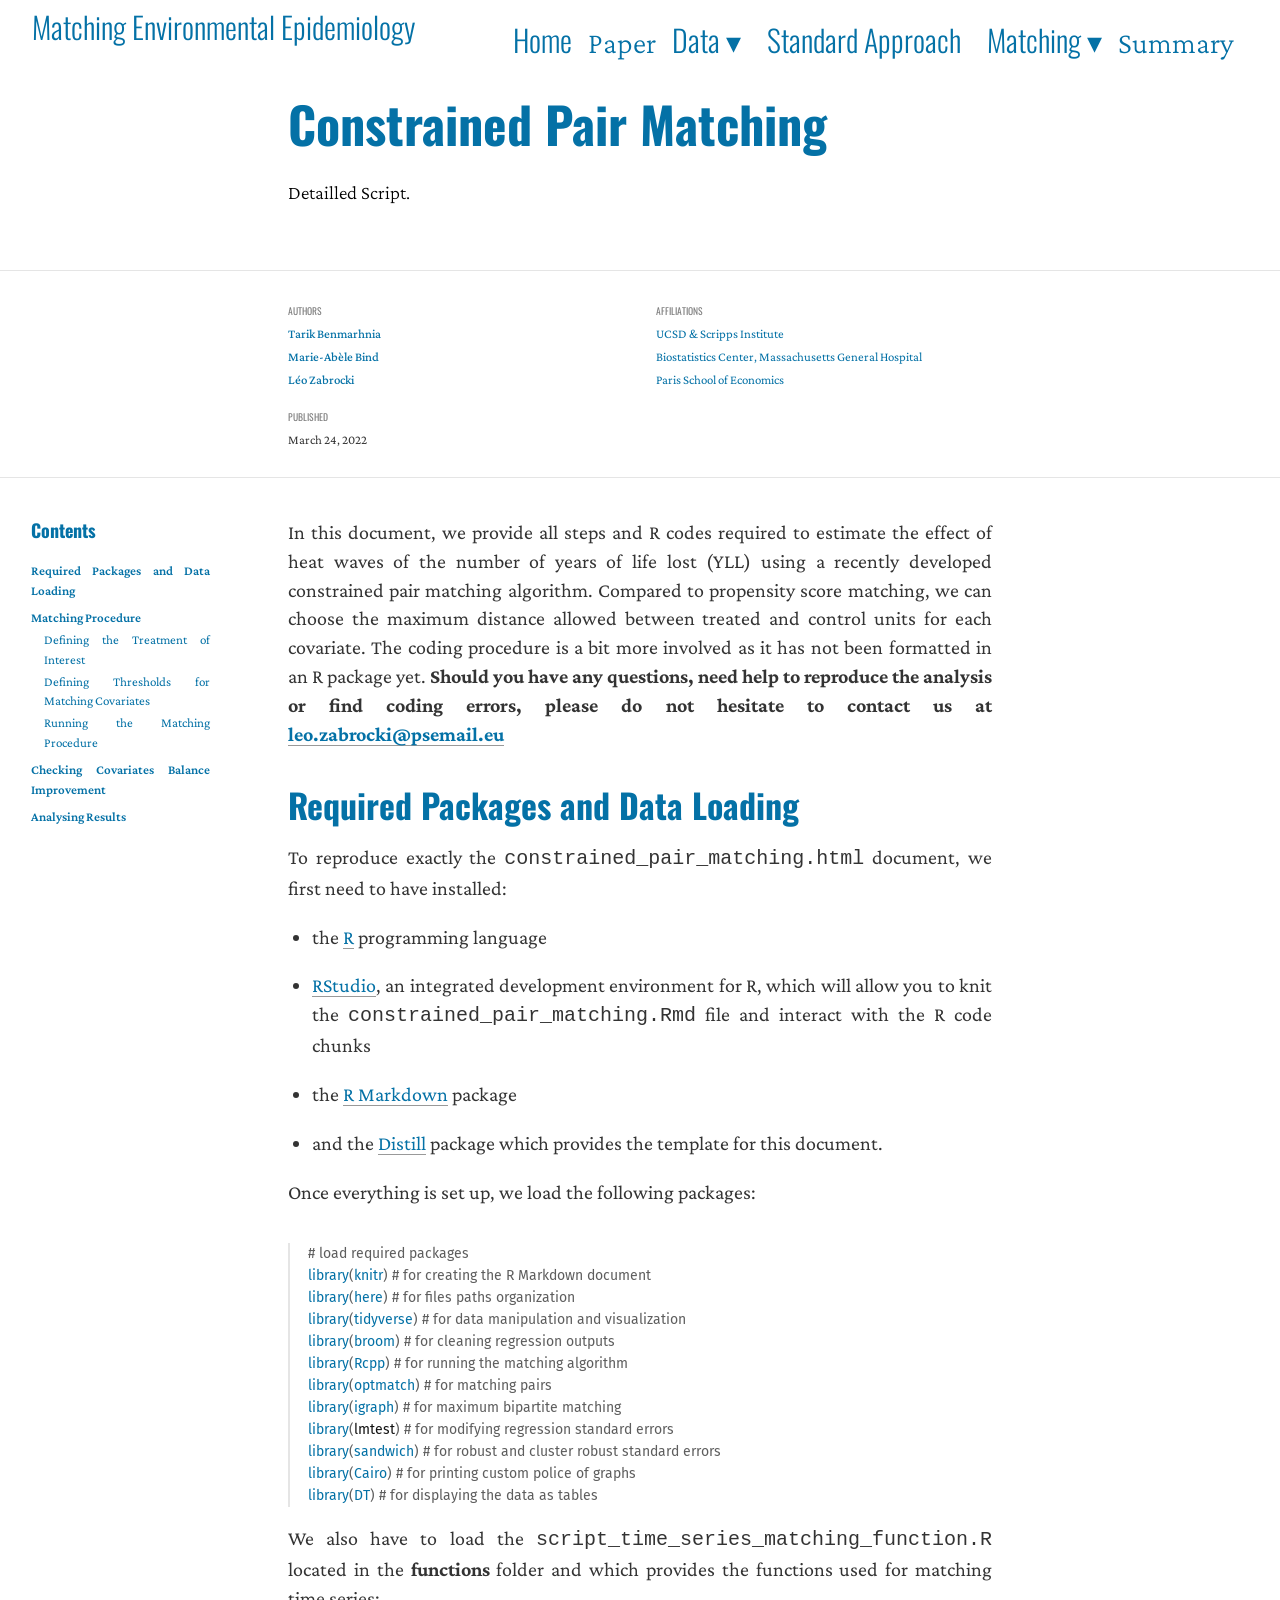
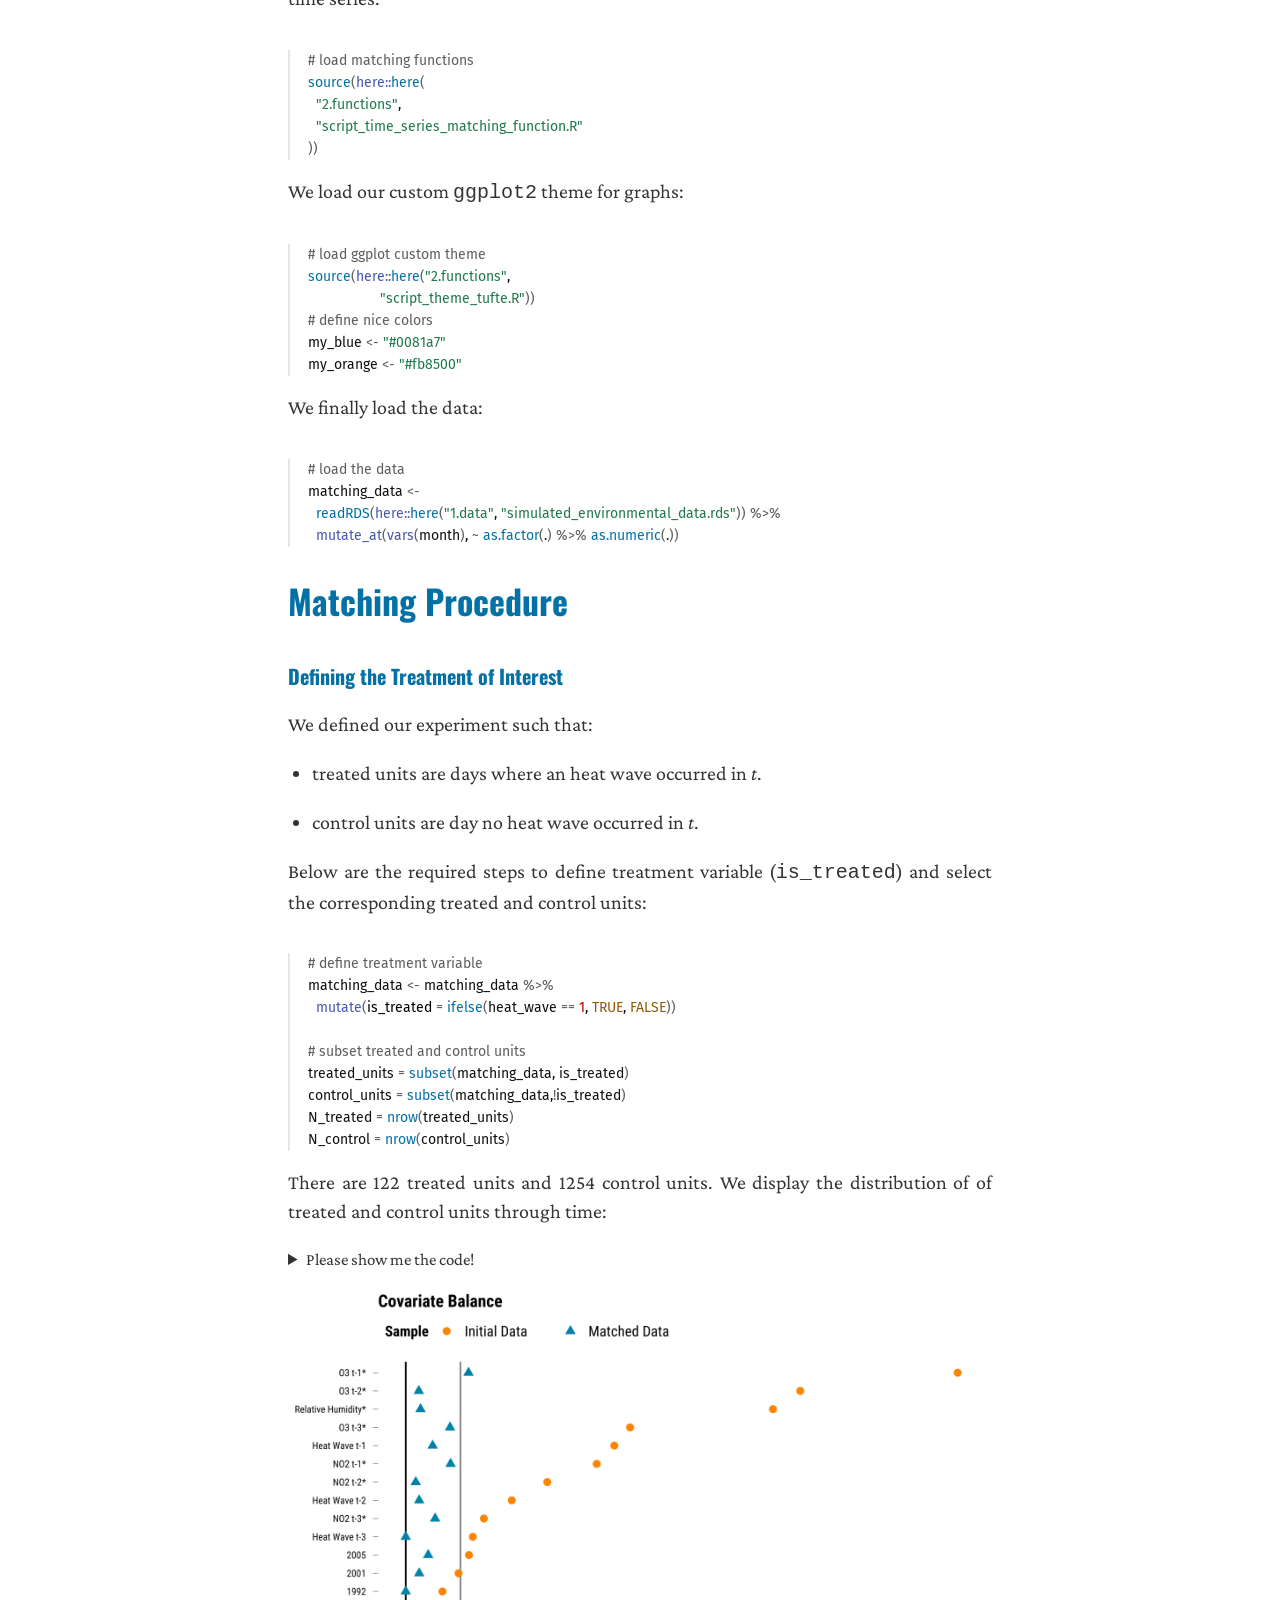
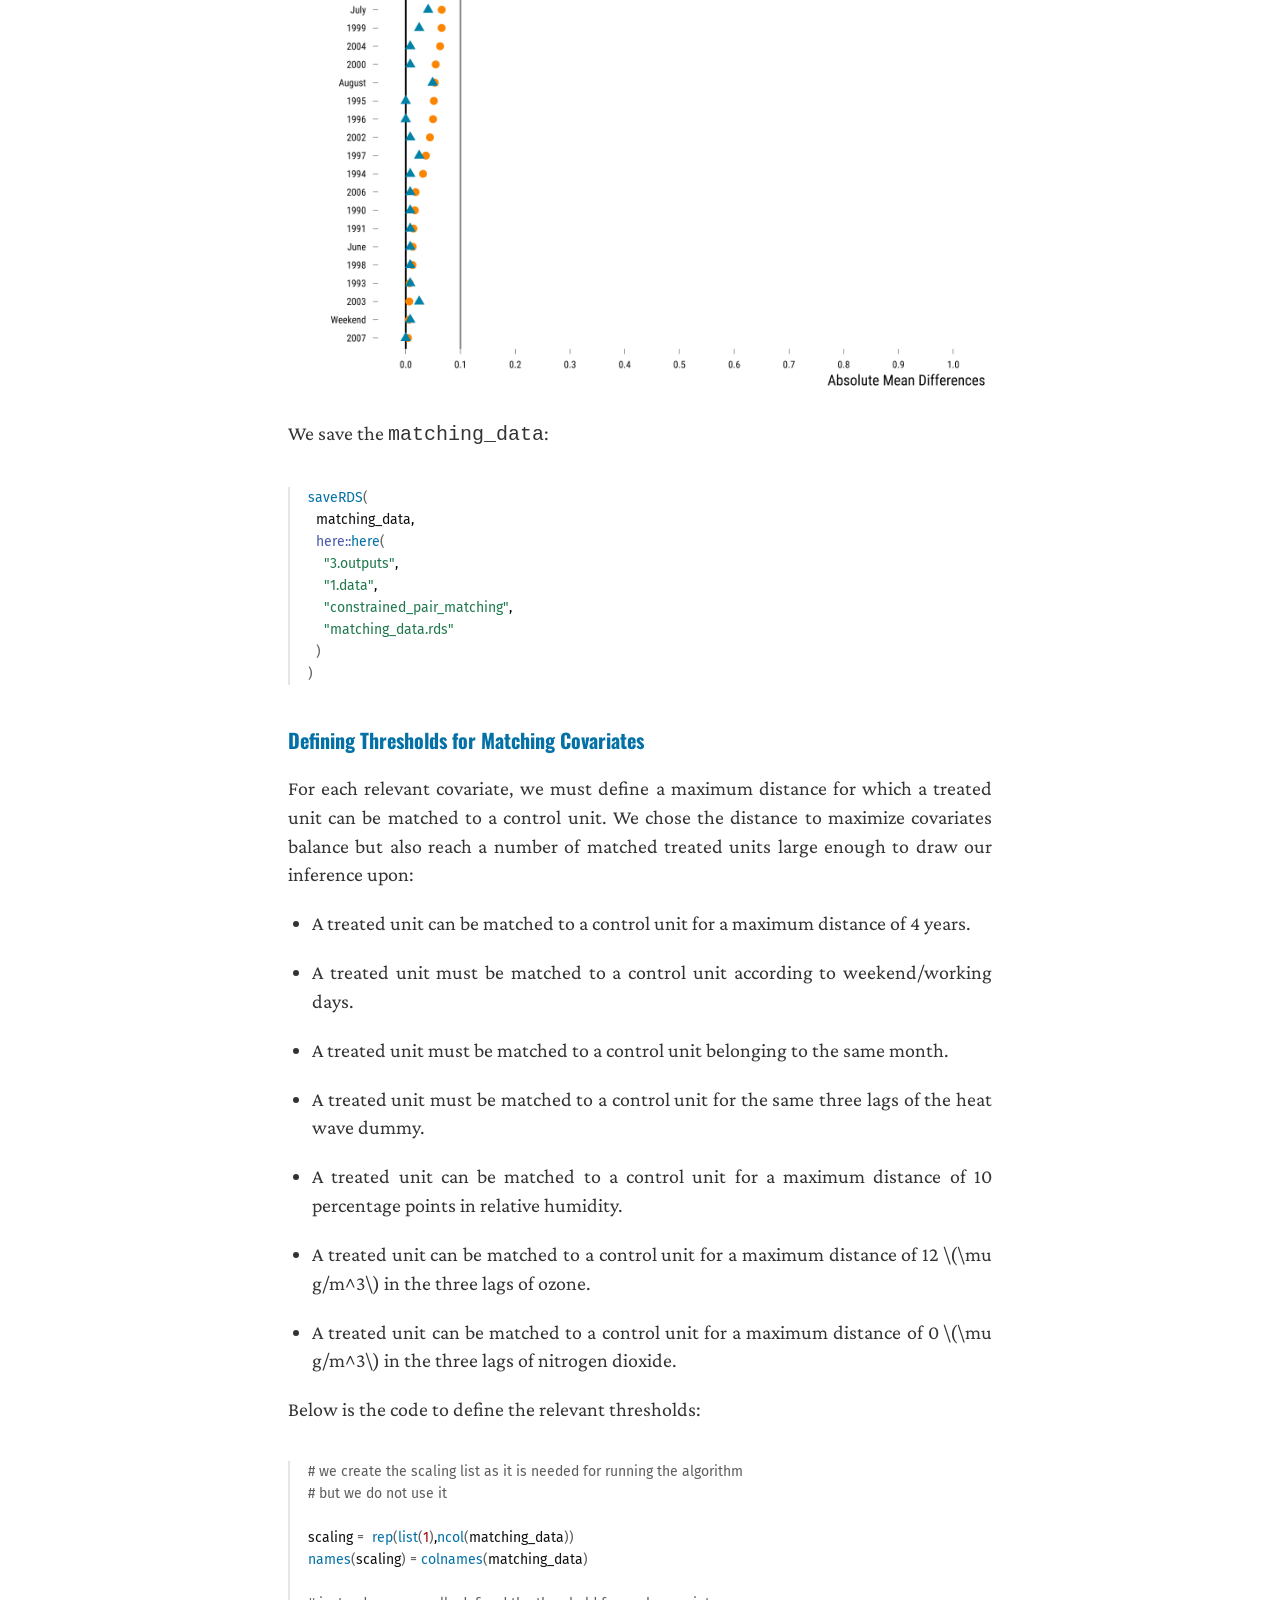
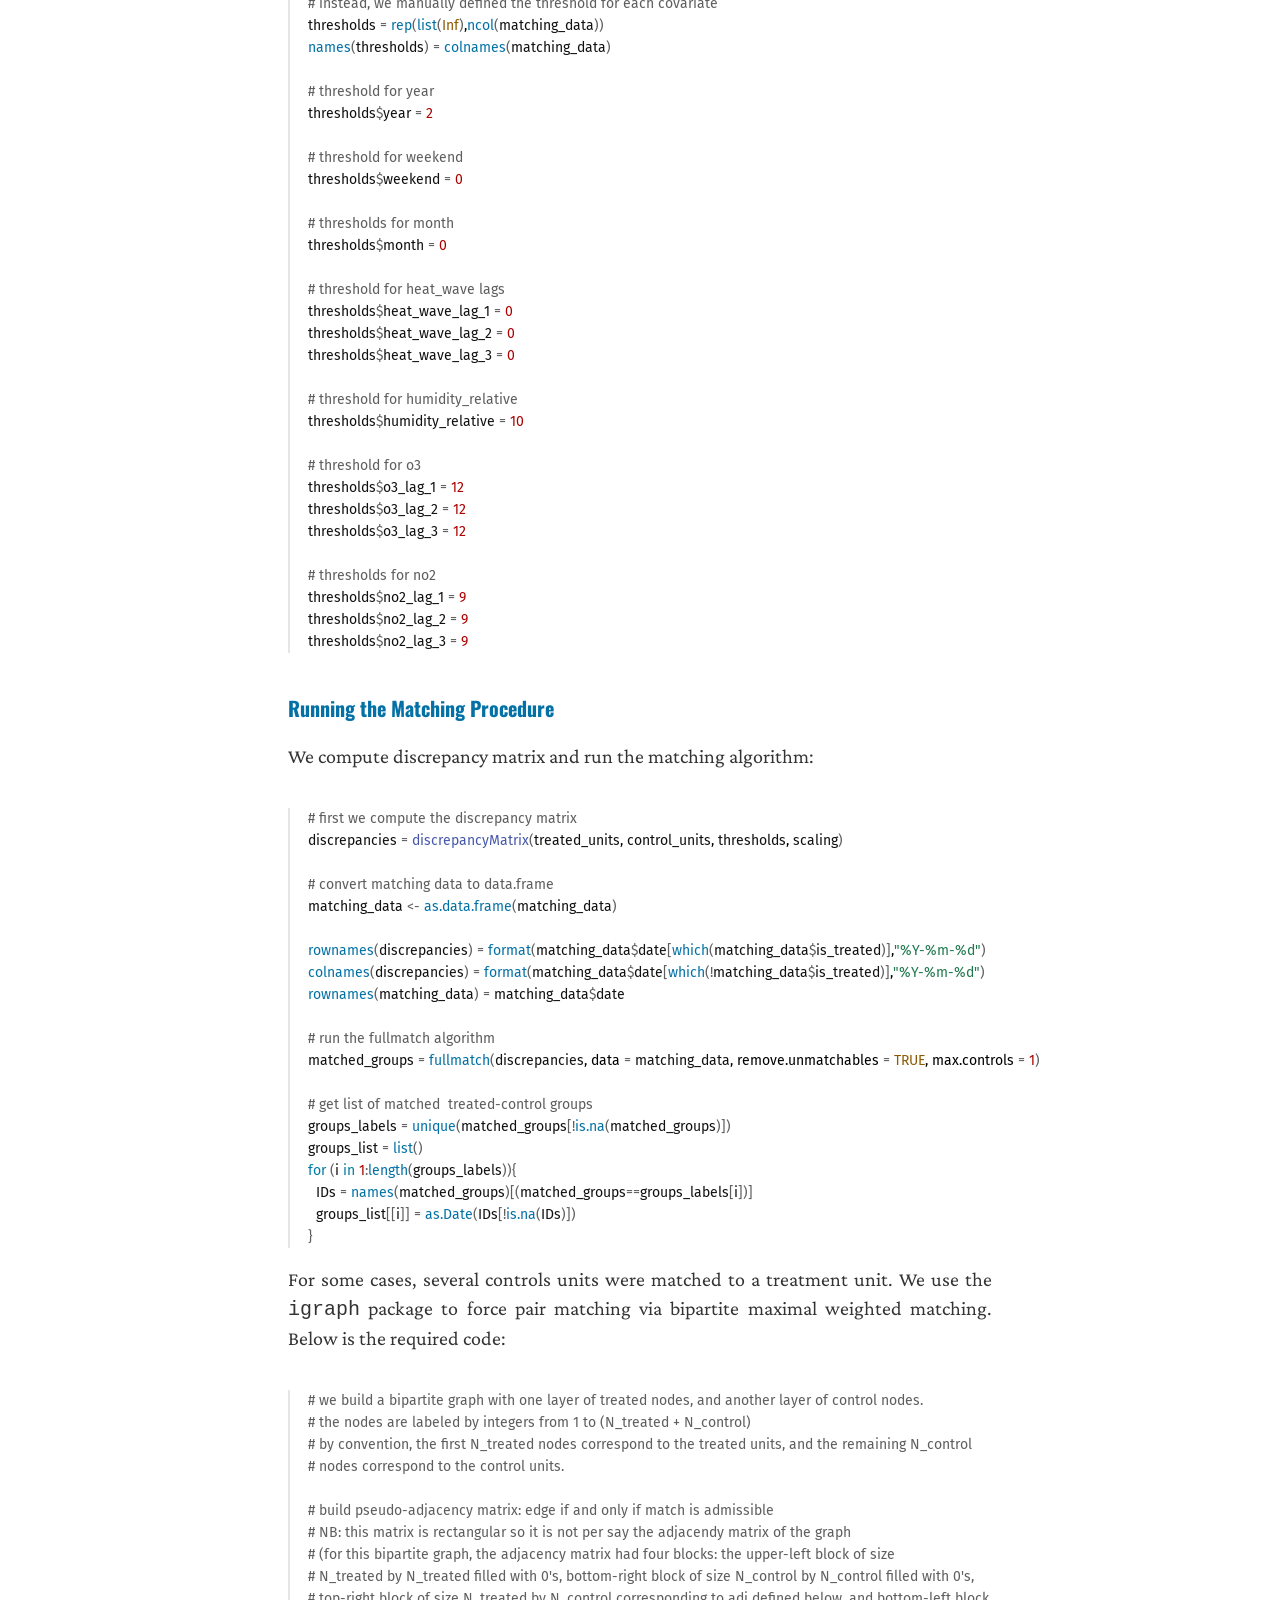
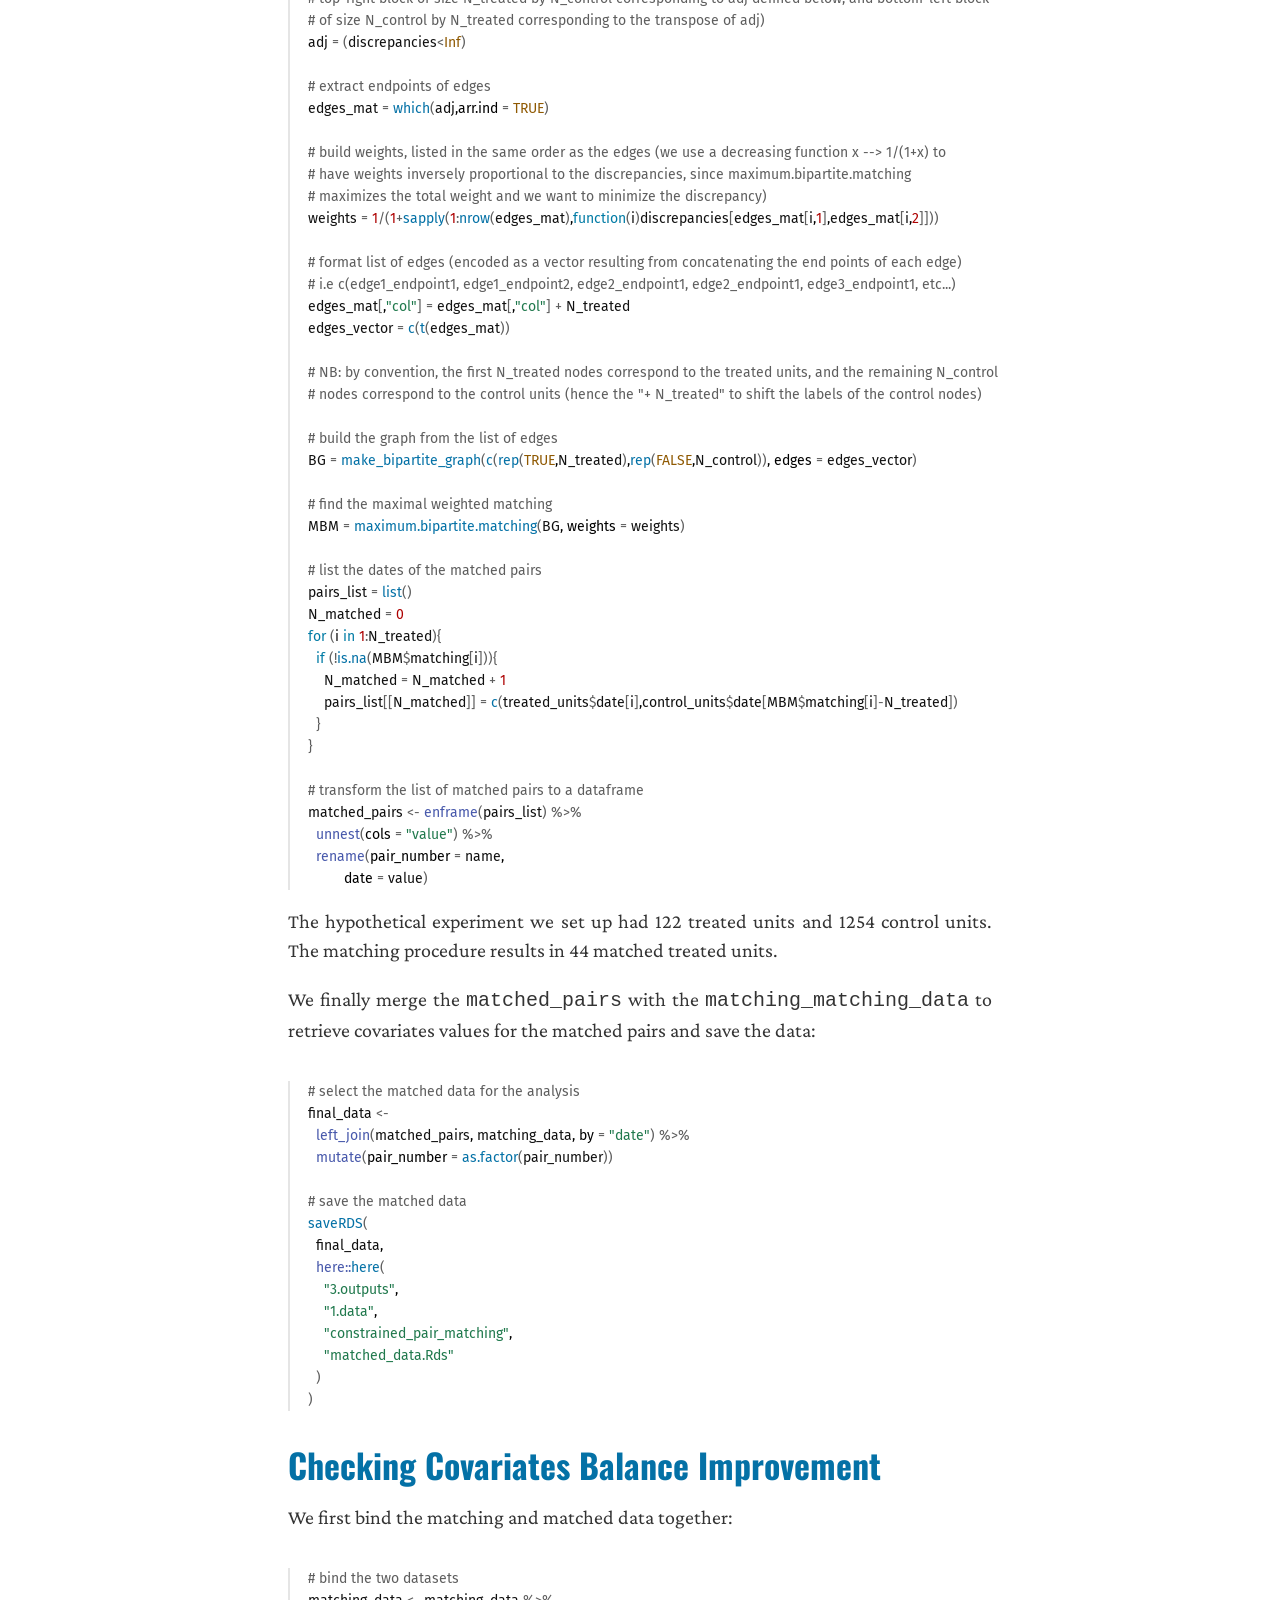
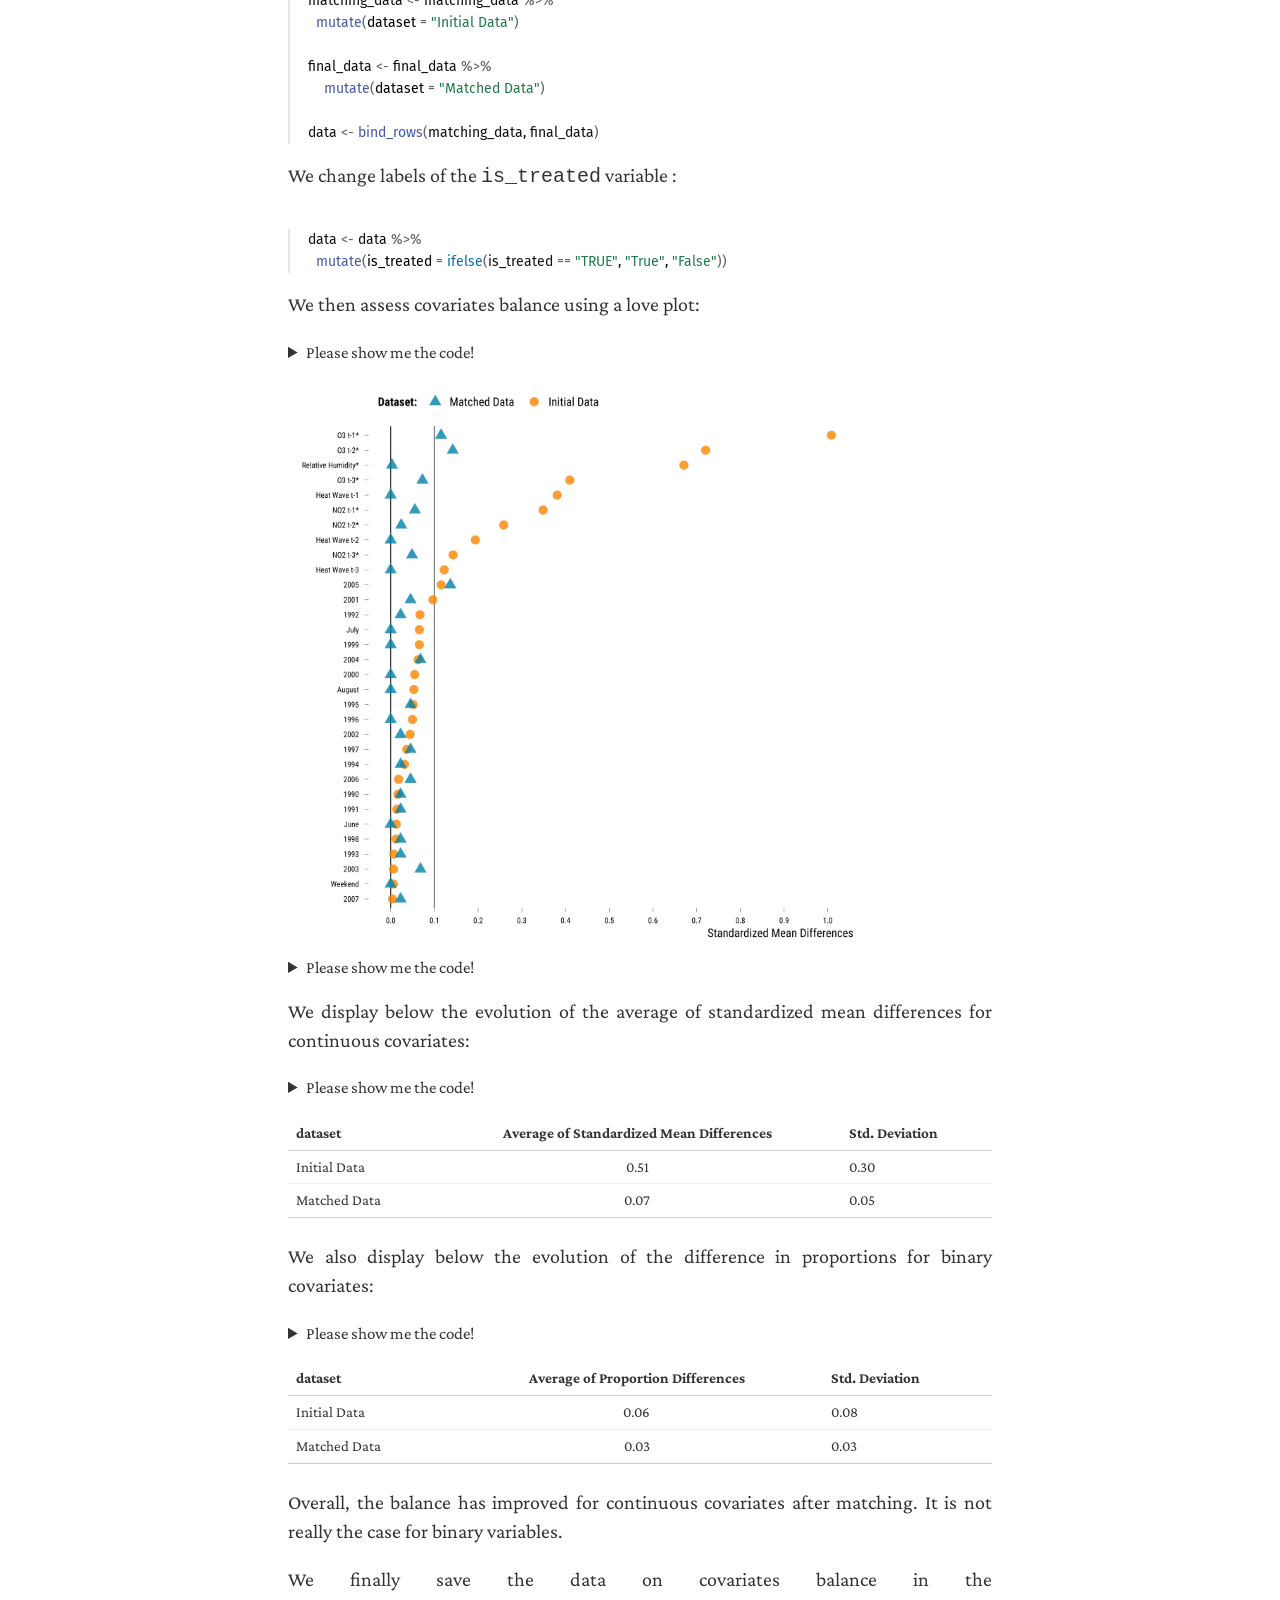
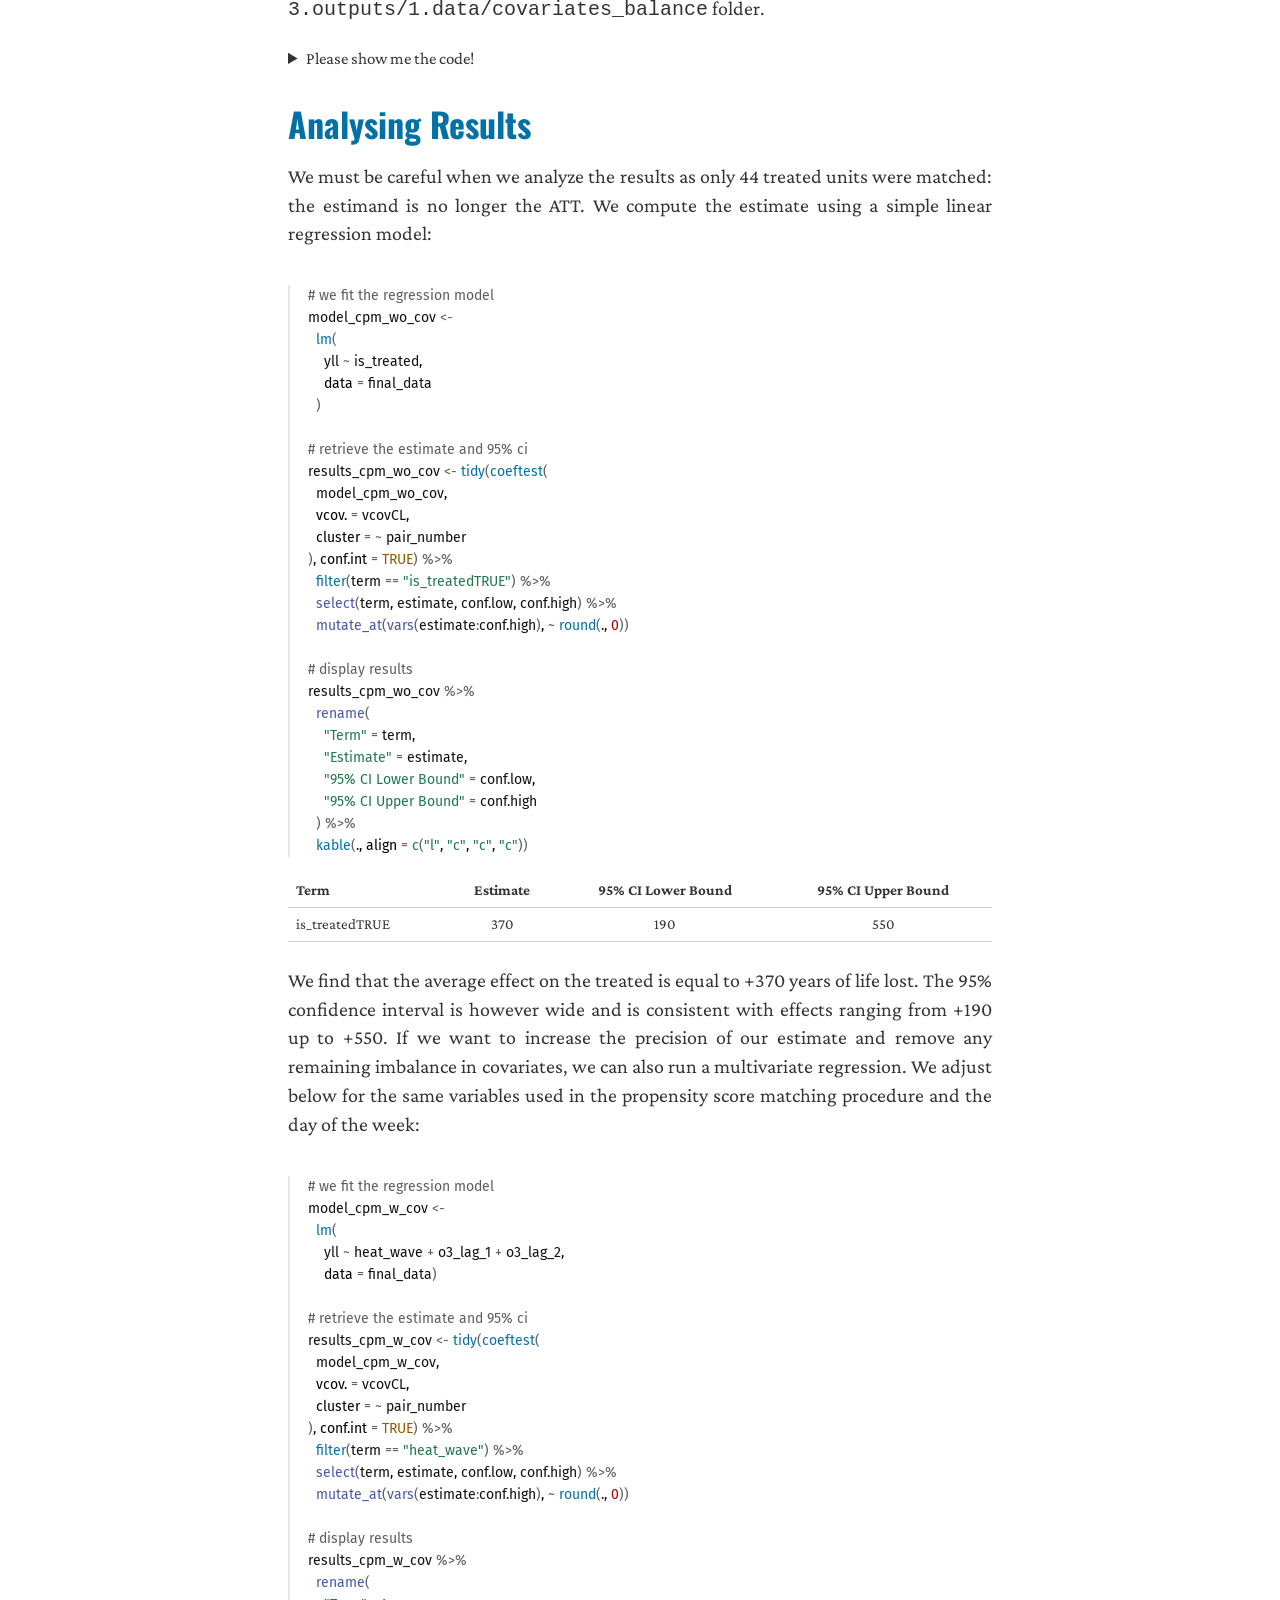
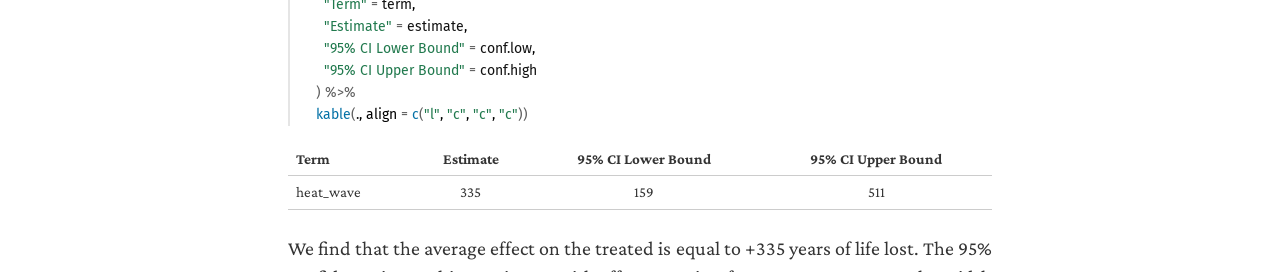
<file: website_documents/constrained_pair_matching.html>
<!DOCTYPE html>

<html xmlns="http://www.w3.org/1999/xhtml" lang="" xml:lang="">

<head>
  <meta charset="utf-8"/>
  <meta name="viewport" content="width=device-width, initial-scale=1"/>
  <meta http-equiv="X-UA-Compatible" content="IE=Edge,chrome=1"/>
  <meta name="generator" content="distill" />

  <style type="text/css">
  /* Hide doc at startup (prevent jankiness while JS renders/transforms) */
  body {
    visibility: hidden;
  }
  </style>

 <!--radix_placeholder_import_source-->
 <!--/radix_placeholder_import_source-->

<style type="text/css">code{white-space: pre;}</style>
<style type="text/css" data-origin="pandoc">
pre > code.sourceCode { white-space: pre; position: relative; }
pre > code.sourceCode > span { display: inline-block; line-height: 1.25; }
pre > code.sourceCode > span:empty { height: 1.2em; }
.sourceCode { overflow: visible; }
code.sourceCode > span { color: inherit; text-decoration: inherit; }
div.sourceCode { margin: 1em 0; }
pre.sourceCode { margin: 0; }
@media screen {
div.sourceCode { overflow: auto; }
}
@media print {
pre > code.sourceCode { white-space: pre-wrap; }
pre > code.sourceCode > span { text-indent: -5em; padding-left: 5em; }
}
pre.numberSource code
  { counter-reset: source-line 0; }
pre.numberSource code > span
  { position: relative; left: -4em; counter-increment: source-line; }
pre.numberSource code > span > a:first-child::before
  { content: counter(source-line);
    position: relative; left: -1em; text-align: right; vertical-align: baseline;
    border: none; display: inline-block;
    -webkit-touch-callout: none; -webkit-user-select: none;
    -khtml-user-select: none; -moz-user-select: none;
    -ms-user-select: none; user-select: none;
    padding: 0 4px; width: 4em;
    color: #aaaaaa;
  }
pre.numberSource { margin-left: 3em; border-left: 1px solid #aaaaaa;  padding-left: 4px; }
div.sourceCode
  {   }
@media screen {
pre > code.sourceCode > span > a:first-child::before { text-decoration: underline; }
}
code span.al { color: #ad0000; } /* Alert */
code span.an { color: #5e5e5e; } /* Annotation */
code span.at { } /* Attribute */
code span.bn { color: #ad0000; } /* BaseN */
code span.bu { } /* BuiltIn */
code span.cf { color: #007ba5; } /* ControlFlow */
code span.ch { color: #20794d; } /* Char */
code span.cn { color: #8f5902; } /* Constant */
code span.co { color: #5e5e5e; } /* Comment */
code span.cv { color: #5e5e5e; font-style: italic; } /* CommentVar */
code span.do { color: #5e5e5e; font-style: italic; } /* Documentation */
code span.dt { color: #ad0000; } /* DataType */
code span.dv { color: #ad0000; } /* DecVal */
code span.er { color: #ad0000; } /* Error */
code span.ex { } /* Extension */
code span.fl { color: #ad0000; } /* Float */
code span.fu { color: #4758ab; } /* Function */
code span.im { } /* Import */
code span.in { color: #5e5e5e; } /* Information */
code span.kw { color: #007ba5; } /* Keyword */
code span.op { color: #5e5e5e; } /* Operator */
code span.ot { color: #007ba5; } /* Other */
code span.pp { color: #ad0000; } /* Preprocessor */
code span.sc { color: #5e5e5e; } /* SpecialChar */
code span.ss { color: #20794d; } /* SpecialString */
code span.st { color: #20794d; } /* String */
code span.va { color: #111111; } /* Variable */
code span.vs { color: #20794d; } /* VerbatimString */
code span.wa { color: #5e5e5e; font-style: italic; } /* Warning */
</style>


  <!--radix_placeholder_meta_tags-->
  <title>Matching Environmental Epidemiology: Constrained Pair Matching</title>

  <meta property="description" itemprop="description" content="Detailled Script."/>


  <!--  https://schema.org/Article -->
  <meta property="article:published" itemprop="datePublished" content="2022-03-25"/>
  <meta property="article:created" itemprop="dateCreated" content="2022-03-25"/>
  <meta name="article:author" content="Tarik Benmarhnia"/>
  <meta name="article:author" content="Marie-Abèle Bind"/>
  <meta name="article:author" content="Léo Zabrocki"/>

  <!--  https://developers.facebook.com/docs/sharing/webmasters#markup -->
  <meta property="og:title" content="Matching Environmental Epidemiology: Constrained Pair Matching"/>
  <meta property="og:type" content="article"/>
  <meta property="og:description" content="Detailled Script."/>
  <meta property="og:locale" content="en_US"/>
  <meta property="og:site_name" content="Matching Environmental Epidemiology"/>

  <!--  https://dev.twitter.com/cards/types/summary -->
  <meta property="twitter:card" content="summary"/>
  <meta property="twitter:title" content="Matching Environmental Epidemiology: Constrained Pair Matching"/>
  <meta property="twitter:description" content="Detailled Script."/>

  <!--/radix_placeholder_meta_tags-->
  <!--radix_placeholder_rmarkdown_metadata-->

  <script type="text/json" id="radix-rmarkdown-metadata">
  {"type":"list","attributes":{"names":{"type":"character","attributes":{},"value":["title","description","author","date","output","editor_options"]}},"value":[{"type":"character","attributes":{},"value":["Constrained Pair Matching"]},{"type":"character","attributes":{},"value":["Detailled Script.\n"]},{"type":"list","attributes":{},"value":[{"type":"list","attributes":{"names":{"type":"character","attributes":{},"value":["name","url","affiliation","affiliation_url"]}},"value":[{"type":"character","attributes":{},"value":["Tarik Benmarhnia"]},{"type":"character","attributes":{},"value":["https://profiles.ucsd.edu/tarik.benmarhnia"]},{"type":"character","attributes":{},"value":["UCSD & Scripps Institute"]},{"type":"character","attributes":{},"value":["https://benmarhniaresearch.ucsd.edu/"]}]},{"type":"list","attributes":{"names":{"type":"character","attributes":{},"value":["name","url","affiliation","affiliation_url"]}},"value":[{"type":"character","attributes":{},"value":["Marie-Abèle Bind"]},{"type":"character","attributes":{},"value":["https://scholar.harvard.edu/marie-abele"]},{"type":"character","attributes":{},"value":["Biostatistics Center, Massachusetts General Hospital"]},{"type":"character","attributes":{},"value":["https://biostatistics.massgeneral.org/faculty/marie-abele-bind-phd/"]}]},{"type":"list","attributes":{"names":{"type":"character","attributes":{},"value":["name","url","affiliation","affiliation_url"]}},"value":[{"type":"character","attributes":{},"value":["Léo Zabrocki"]},{"type":"character","attributes":{},"value":["https://lzabrocki.github.io/"]},{"type":"character","attributes":{},"value":["Paris School of Economics"]},{"type":"character","attributes":{},"value":["https://www.parisschoolofeconomics.eu/fr/zabrocki-leo/"]}]}]},{"type":"character","attributes":{},"value":["2022-03-25"]},{"type":"list","attributes":{"names":{"type":"character","attributes":{},"value":["distill::distill_article"]}},"value":[{"type":"list","attributes":{"names":{"type":"character","attributes":{},"value":["toc","toc_depth"]}},"value":[{"type":"logical","attributes":{},"value":[true]},{"type":"integer","attributes":{},"value":[3]}]}]},{"type":"list","attributes":{"names":{"type":"character","attributes":{},"value":["chunk_output_type"]}},"value":[{"type":"character","attributes":{},"value":["console"]}]}]}
  </script>
  <!--/radix_placeholder_rmarkdown_metadata-->
  <!--radix_placeholder_navigation_in_header-->
  <meta name="distill:offset" content=""/>

  <script type="application/javascript">

    window.headroom_prevent_pin = false;

    window.document.addEventListener("DOMContentLoaded", function (event) {

      // initialize headroom for banner
      var header = $('header').get(0);
      var headerHeight = header.offsetHeight;
      var headroom = new Headroom(header, {
        tolerance: 5,
        onPin : function() {
          if (window.headroom_prevent_pin) {
            window.headroom_prevent_pin = false;
            headroom.unpin();
          }
        }
      });
      headroom.init();
      if(window.location.hash)
        headroom.unpin();
      $(header).addClass('headroom--transition');

      // offset scroll location for banner on hash change
      // (see: https://github.com/WickyNilliams/headroom.js/issues/38)
      window.addEventListener("hashchange", function(event) {
        window.scrollTo(0, window.pageYOffset - (headerHeight + 25));
      });

      // responsive menu
      $('.distill-site-header').each(function(i, val) {
        var topnav = $(this);
        var toggle = topnav.find('.nav-toggle');
        toggle.on('click', function() {
          topnav.toggleClass('responsive');
        });
      });

      // nav dropdowns
      $('.nav-dropbtn').click(function(e) {
        $(this).next('.nav-dropdown-content').toggleClass('nav-dropdown-active');
        $(this).parent().siblings('.nav-dropdown')
           .children('.nav-dropdown-content').removeClass('nav-dropdown-active');
      });
      $("body").click(function(e){
        $('.nav-dropdown-content').removeClass('nav-dropdown-active');
      });
      $(".nav-dropdown").click(function(e){
        e.stopPropagation();
      });
    });
  </script>

  <style type="text/css">

  /* Theme (user-documented overrideables for nav appearance) */

  .distill-site-nav {
    color: rgba(255, 255, 255, 0.8);
    background-color: #0F2E3D;
    font-size: 15px;
    font-weight: 300;
  }

  .distill-site-nav a {
    color: inherit;
    text-decoration: none;
  }

  .distill-site-nav a:hover {
    color: white;
  }

  @media print {
    .distill-site-nav {
      display: none;
    }
  }

  .distill-site-header {

  }

  .distill-site-footer {

  }


  /* Site Header */

  .distill-site-header {
    width: 100%;
    box-sizing: border-box;
    z-index: 3;
  }

  .distill-site-header .nav-left {
    display: inline-block;
    margin-left: 8px;
  }

  @media screen and (max-width: 768px) {
    .distill-site-header .nav-left {
      margin-left: 0;
    }
  }


  .distill-site-header .nav-right {
    float: right;
    margin-right: 8px;
  }

  .distill-site-header a,
  .distill-site-header .title {
    display: inline-block;
    text-align: center;
    padding: 14px 10px 14px 10px;
  }

  .distill-site-header .title {
    font-size: 18px;
    min-width: 150px;
  }

  .distill-site-header .logo {
    padding: 0;
  }

  .distill-site-header .logo img {
    display: none;
    max-height: 20px;
    width: auto;
    margin-bottom: -4px;
  }

  .distill-site-header .nav-image img {
    max-height: 18px;
    width: auto;
    display: inline-block;
    margin-bottom: -3px;
  }



  @media screen and (min-width: 1000px) {
    .distill-site-header .logo img {
      display: inline-block;
    }
    .distill-site-header .nav-left {
      margin-left: 20px;
    }
    .distill-site-header .nav-right {
      margin-right: 20px;
    }
    .distill-site-header .title {
      padding-left: 12px;
    }
  }


  .distill-site-header .nav-toggle {
    display: none;
  }

  .nav-dropdown {
    display: inline-block;
    position: relative;
  }

  .nav-dropdown .nav-dropbtn {
    border: none;
    outline: none;
    color: rgba(255, 255, 255, 0.8);
    padding: 16px 10px;
    background-color: transparent;
    font-family: inherit;
    font-size: inherit;
    font-weight: inherit;
    margin: 0;
    margin-top: 1px;
    z-index: 2;
  }

  .nav-dropdown-content {
    display: none;
    position: absolute;
    background-color: white;
    min-width: 200px;
    border: 1px solid rgba(0,0,0,0.15);
    border-radius: 4px;
    box-shadow: 0px 8px 16px 0px rgba(0,0,0,0.1);
    z-index: 1;
    margin-top: 2px;
    white-space: nowrap;
    padding-top: 4px;
    padding-bottom: 4px;
  }

  .nav-dropdown-content hr {
    margin-top: 4px;
    margin-bottom: 4px;
    border: none;
    border-bottom: 1px solid rgba(0, 0, 0, 0.1);
  }

  .nav-dropdown-active {
    display: block;
  }

  .nav-dropdown-content a, .nav-dropdown-content .nav-dropdown-header {
    color: black;
    padding: 6px 24px;
    text-decoration: none;
    display: block;
    text-align: left;
  }

  .nav-dropdown-content .nav-dropdown-header {
    display: block;
    padding: 5px 24px;
    padding-bottom: 0;
    text-transform: uppercase;
    font-size: 14px;
    color: #999999;
    white-space: nowrap;
  }

  .nav-dropdown:hover .nav-dropbtn {
    color: white;
  }

  .nav-dropdown-content a:hover {
    background-color: #ddd;
    color: black;
  }

  .nav-right .nav-dropdown-content {
    margin-left: -45%;
    right: 0;
  }

  @media screen and (max-width: 768px) {
    .distill-site-header a, .distill-site-header .nav-dropdown  {display: none;}
    .distill-site-header a.nav-toggle {
      float: right;
      display: block;
    }
    .distill-site-header .title {
      margin-left: 0;
    }
    .distill-site-header .nav-right {
      margin-right: 0;
    }
    .distill-site-header {
      overflow: hidden;
    }
    .nav-right .nav-dropdown-content {
      margin-left: 0;
    }
  }


  @media screen and (max-width: 768px) {
    .distill-site-header.responsive {position: relative; min-height: 500px; }
    .distill-site-header.responsive a.nav-toggle {
      position: absolute;
      right: 0;
      top: 0;
    }
    .distill-site-header.responsive a,
    .distill-site-header.responsive .nav-dropdown {
      display: block;
      text-align: left;
    }
    .distill-site-header.responsive .nav-left,
    .distill-site-header.responsive .nav-right {
      width: 100%;
    }
    .distill-site-header.responsive .nav-dropdown {float: none;}
    .distill-site-header.responsive .nav-dropdown-content {position: relative;}
    .distill-site-header.responsive .nav-dropdown .nav-dropbtn {
      display: block;
      width: 100%;
      text-align: left;
    }
  }

  /* Site Footer */

  .distill-site-footer {
    width: 100%;
    overflow: hidden;
    box-sizing: border-box;
    z-index: 3;
    margin-top: 30px;
    padding-top: 30px;
    padding-bottom: 30px;
    text-align: center;
  }

  /* Headroom */

  d-title {
    padding-top: 6rem;
  }

  @media print {
    d-title {
      padding-top: 4rem;
    }
  }

  .headroom {
    z-index: 1000;
    position: fixed;
    top: 0;
    left: 0;
    right: 0;
  }

  .headroom--transition {
    transition: all .4s ease-in-out;
  }

  .headroom--unpinned {
    top: -100px;
  }

  .headroom--pinned {
    top: 0;
  }

  /* adjust viewport for navbar height */
  /* helps vertically center bootstrap (non-distill) content */
  .min-vh-100 {
    min-height: calc(100vh - 100px) !important;
  }

  </style>

  <script src="site_libs/jquery-3.6.0/jquery-3.6.0.min.js"></script>
  <link href="site_libs/font-awesome-5.1.0/css/all.css" rel="stylesheet"/>
  <link href="site_libs/font-awesome-5.1.0/css/v4-shims.css" rel="stylesheet"/>
  <script src="site_libs/headroom-0.9.4/headroom.min.js"></script>
  <script src="site_libs/autocomplete-0.37.1/autocomplete.min.js"></script>
  <script src="site_libs/fuse-6.4.1/fuse.min.js"></script>

  <script type="application/javascript">

  function getMeta(metaName) {
    var metas = document.getElementsByTagName('meta');
    for (let i = 0; i < metas.length; i++) {
      if (metas[i].getAttribute('name') === metaName) {
        return metas[i].getAttribute('content');
      }
    }
    return '';
  }

  function offsetURL(url) {
    var offset = getMeta('distill:offset');
    return offset ? offset + '/' + url : url;
  }

  function createFuseIndex() {

    // create fuse index
    var options = {
      keys: [
        { name: 'title', weight: 20 },
        { name: 'categories', weight: 15 },
        { name: 'description', weight: 10 },
        { name: 'contents', weight: 5 },
      ],
      ignoreLocation: true,
      threshold: 0
    };
    var fuse = new window.Fuse([], options);

    // fetch the main search.json
    return fetch(offsetURL('search.json'))
      .then(function(response) {
        if (response.status == 200) {
          return response.json().then(function(json) {
            // index main articles
            json.articles.forEach(function(article) {
              fuse.add(article);
            });
            // download collections and index their articles
            return Promise.all(json.collections.map(function(collection) {
              return fetch(offsetURL(collection)).then(function(response) {
                if (response.status === 200) {
                  return response.json().then(function(articles) {
                    articles.forEach(function(article) {
                      fuse.add(article);
                    });
                  })
                } else {
                  return Promise.reject(
                    new Error('Unexpected status from search index request: ' +
                              response.status)
                  );
                }
              });
            })).then(function() {
              return fuse;
            });
          });

        } else {
          return Promise.reject(
            new Error('Unexpected status from search index request: ' +
                        response.status)
          );
        }
      });
  }

  window.document.addEventListener("DOMContentLoaded", function (event) {

    // get search element (bail if we don't have one)
    var searchEl = window.document.getElementById('distill-search');
    if (!searchEl)
      return;

    createFuseIndex()
      .then(function(fuse) {

        // make search box visible
        searchEl.classList.remove('hidden');

        // initialize autocomplete
        var options = {
          autoselect: true,
          hint: false,
          minLength: 2,
        };
        window.autocomplete(searchEl, options, [{
          source: function(query, callback) {
            const searchOptions = {
              isCaseSensitive: false,
              shouldSort: true,
              minMatchCharLength: 2,
              limit: 10,
            };
            var results = fuse.search(query, searchOptions);
            callback(results
              .map(function(result) { return result.item; })
            );
          },
          templates: {
            suggestion: function(suggestion) {
              var img = suggestion.preview && Object.keys(suggestion.preview).length > 0
                ? `<img src="${offsetURL(suggestion.preview)}"</img>`
                : '';
              var html = `
                <div class="search-item">
                  <h3>${suggestion.title}</h3>
                  <div class="search-item-description">
                    ${suggestion.description || ''}
                  </div>
                  <div class="search-item-preview">
                    ${img}
                  </div>
                </div>
              `;
              return html;
            }
          }
        }]).on('autocomplete:selected', function(event, suggestion) {
          window.location.href = offsetURL(suggestion.path);
        });
        // remove inline display style on autocompleter (we want to
        // manage responsive display via css)
        $('.algolia-autocomplete').css("display", "");
      })
      .catch(function(error) {
        console.log(error);
      });

  });

  </script>

  <style type="text/css">

  .nav-search {
    font-size: x-small;
  }

  /* Algolioa Autocomplete */

  .algolia-autocomplete {
    display: inline-block;
    margin-left: 10px;
    vertical-align: sub;
    background-color: white;
    color: black;
    padding: 6px;
    padding-top: 8px;
    padding-bottom: 0;
    border-radius: 6px;
    border: 1px #0F2E3D solid;
    width: 180px;
  }


  @media screen and (max-width: 768px) {
    .distill-site-nav .algolia-autocomplete {
      display: none;
      visibility: hidden;
    }
    .distill-site-nav.responsive .algolia-autocomplete {
      display: inline-block;
      visibility: visible;
    }
    .distill-site-nav.responsive .algolia-autocomplete .aa-dropdown-menu {
      margin-left: 0;
      width: 400px;
      max-height: 400px;
    }
  }

  .algolia-autocomplete .aa-input, .algolia-autocomplete .aa-hint {
    width: 90%;
    outline: none;
    border: none;
  }

  .algolia-autocomplete .aa-hint {
    color: #999;
  }
  .algolia-autocomplete .aa-dropdown-menu {
    width: 550px;
    max-height: 70vh;
    overflow-x: visible;
    overflow-y: scroll;
    padding: 5px;
    margin-top: 3px;
    margin-left: -150px;
    background-color: #fff;
    border-radius: 5px;
    border: 1px solid #999;
    border-top: none;
  }

  .algolia-autocomplete .aa-dropdown-menu .aa-suggestion {
    cursor: pointer;
    padding: 5px 4px;
    border-bottom: 1px solid #eee;
  }

  .algolia-autocomplete .aa-dropdown-menu .aa-suggestion:last-of-type {
    border-bottom: none;
    margin-bottom: 2px;
  }

  .algolia-autocomplete .aa-dropdown-menu .aa-suggestion .search-item {
    overflow: hidden;
    font-size: 0.8em;
    line-height: 1.4em;
  }

  .algolia-autocomplete .aa-dropdown-menu .aa-suggestion .search-item h3 {
    font-size: 1rem;
    margin-block-start: 0;
    margin-block-end: 5px;
  }

  .algolia-autocomplete .aa-dropdown-menu .aa-suggestion .search-item-description {
    display: inline-block;
    overflow: hidden;
    height: 2.8em;
    width: 80%;
    margin-right: 4%;
  }

  .algolia-autocomplete .aa-dropdown-menu .aa-suggestion .search-item-preview {
    display: inline-block;
    width: 15%;
  }

  .algolia-autocomplete .aa-dropdown-menu .aa-suggestion .search-item-preview img {
    height: 3em;
    width: auto;
    display: none;
  }

  .algolia-autocomplete .aa-dropdown-menu .aa-suggestion .search-item-preview img[src] {
    display: initial;
  }

  .algolia-autocomplete .aa-dropdown-menu .aa-suggestion.aa-cursor {
    background-color: #eee;
  }
  .algolia-autocomplete .aa-dropdown-menu .aa-suggestion em {
    font-weight: bold;
    font-style: normal;
  }

  </style>


  <!--/radix_placeholder_navigation_in_header-->
  <!--radix_placeholder_distill-->

  <style type="text/css">

  body {
    background-color: white;
  }

  .pandoc-table {
    width: 100%;
  }

  .pandoc-table>caption {
    margin-bottom: 10px;
  }

  .pandoc-table th:not([align]) {
    text-align: left;
  }

  .pagedtable-footer {
    font-size: 15px;
  }

  d-byline .byline {
    grid-template-columns: 2fr 2fr;
  }

  d-byline .byline h3 {
    margin-block-start: 1.5em;
  }

  d-byline .byline .authors-affiliations h3 {
    margin-block-start: 0.5em;
  }

  .authors-affiliations .orcid-id {
    width: 16px;
    height:16px;
    margin-left: 4px;
    margin-right: 4px;
    vertical-align: middle;
    padding-bottom: 2px;
  }

  d-title .dt-tags {
    margin-top: 1em;
    grid-column: text;
  }

  .dt-tags .dt-tag {
    text-decoration: none;
    display: inline-block;
    color: rgba(0,0,0,0.6);
    padding: 0em 0.4em;
    margin-right: 0.5em;
    margin-bottom: 0.4em;
    font-size: 70%;
    border: 1px solid rgba(0,0,0,0.2);
    border-radius: 3px;
    text-transform: uppercase;
    font-weight: 500;
  }

  d-article table.gt_table td,
  d-article table.gt_table th {
    border-bottom: none;
  }

  .html-widget {
    margin-bottom: 2.0em;
  }

  .l-screen-inset {
    padding-right: 16px;
  }

  .l-screen .caption {
    margin-left: 10px;
  }

  .shaded {
    background: rgb(247, 247, 247);
    padding-top: 20px;
    padding-bottom: 20px;
    border-top: 1px solid rgba(0, 0, 0, 0.1);
    border-bottom: 1px solid rgba(0, 0, 0, 0.1);
  }

  .shaded .html-widget {
    margin-bottom: 0;
    border: 1px solid rgba(0, 0, 0, 0.1);
  }

  .shaded .shaded-content {
    background: white;
  }

  .text-output {
    margin-top: 0;
    line-height: 1.5em;
  }

  .hidden {
    display: none !important;
  }

  d-article {
    padding-top: 2.5rem;
    padding-bottom: 30px;
  }

  d-appendix {
    padding-top: 30px;
  }

  d-article>p>img {
    width: 100%;
  }

  d-article h2 {
    margin: 1rem 0 1.5rem 0;
  }

  d-article h3 {
    margin-top: 1.5rem;
  }

  d-article iframe {
    border: 1px solid rgba(0, 0, 0, 0.1);
    margin-bottom: 2.0em;
    width: 100%;
  }

  /* Tweak code blocks */

  d-article div.sourceCode code,
  d-article pre code {
    font-family: Consolas, Monaco, 'Andale Mono', 'Ubuntu Mono', monospace;
  }

  d-article pre,
  d-article div.sourceCode,
  d-article div.sourceCode pre {
    overflow: auto;
  }

  d-article div.sourceCode {
    background-color: white;
  }

  d-article div.sourceCode pre {
    padding-left: 10px;
    font-size: 12px;
    border-left: 2px solid rgba(0,0,0,0.1);
  }

  d-article pre {
    font-size: 12px;
    color: black;
    background: none;
    margin-top: 0;
    text-align: left;
    white-space: pre;
    word-spacing: normal;
    word-break: normal;
    word-wrap: normal;
    line-height: 1.5;

    -moz-tab-size: 4;
    -o-tab-size: 4;
    tab-size: 4;

    -webkit-hyphens: none;
    -moz-hyphens: none;
    -ms-hyphens: none;
    hyphens: none;
  }

  d-article pre a {
    border-bottom: none;
  }

  d-article pre a:hover {
    border-bottom: none;
    text-decoration: underline;
  }

  d-article details {
    grid-column: text;
    margin-bottom: 0.8em;
  }

  @media(min-width: 768px) {

  d-article pre,
  d-article div.sourceCode,
  d-article div.sourceCode pre {
    overflow: visible !important;
  }

  d-article div.sourceCode pre {
    padding-left: 18px;
    font-size: 14px;
  }

  d-article pre {
    font-size: 14px;
  }

  }

  figure img.external {
    background: white;
    border: 1px solid rgba(0, 0, 0, 0.1);
    box-shadow: 0 1px 8px rgba(0, 0, 0, 0.1);
    padding: 18px;
    box-sizing: border-box;
  }

  /* CSS for d-contents */

  .d-contents {
    grid-column: text;
    color: rgba(0,0,0,0.8);
    font-size: 0.9em;
    padding-bottom: 1em;
    margin-bottom: 1em;
    padding-bottom: 0.5em;
    margin-bottom: 1em;
    padding-left: 0.25em;
    justify-self: start;
  }

  @media(min-width: 1000px) {
    .d-contents.d-contents-float {
      height: 0;
      grid-column-start: 1;
      grid-column-end: 4;
      justify-self: center;
      padding-right: 3em;
      padding-left: 2em;
    }
  }

  .d-contents nav h3 {
    font-size: 18px;
    margin-top: 0;
    margin-bottom: 1em;
  }

  .d-contents li {
    list-style-type: none
  }

  .d-contents nav > ul {
    padding-left: 0;
  }

  .d-contents ul {
    padding-left: 1em
  }

  .d-contents nav ul li {
    margin-top: 0.6em;
    margin-bottom: 0.2em;
  }

  .d-contents nav a {
    font-size: 13px;
    border-bottom: none;
    text-decoration: none
    color: rgba(0, 0, 0, 0.8);
  }

  .d-contents nav a:hover {
    text-decoration: underline solid rgba(0, 0, 0, 0.6)
  }

  .d-contents nav > ul > li > a {
    font-weight: 600;
  }

  .d-contents nav > ul > li > ul {
    font-weight: inherit;
  }

  .d-contents nav > ul > li > ul > li {
    margin-top: 0.2em;
  }


  .d-contents nav ul {
    margin-top: 0;
    margin-bottom: 0.25em;
  }

  .d-article-with-toc h2:nth-child(2) {
    margin-top: 0;
  }


  /* Figure */

  .figure {
    position: relative;
    margin-bottom: 2.5em;
    margin-top: 1.5em;
  }

  .figure img {
    width: 100%;
  }

  .figure .caption {
    color: rgba(0, 0, 0, 0.6);
    font-size: 12px;
    line-height: 1.5em;
  }

  .figure img.external {
    background: white;
    border: 1px solid rgba(0, 0, 0, 0.1);
    box-shadow: 0 1px 8px rgba(0, 0, 0, 0.1);
    padding: 18px;
    box-sizing: border-box;
  }

  .figure .caption a {
    color: rgba(0, 0, 0, 0.6);
  }

  .figure .caption b,
  .figure .caption strong, {
    font-weight: 600;
    color: rgba(0, 0, 0, 1.0);
  }

  /* Citations */

  d-article .citation {
    color: inherit;
    cursor: inherit;
  }

  div.hanging-indent{
    margin-left: 1em; text-indent: -1em;
  }

  /* Citation hover box */

  .tippy-box[data-theme~=light-border] {
    background-color: rgba(250, 250, 250, 0.95);
  }

  .tippy-content > p {
    margin-bottom: 0;
    padding: 2px;
  }


  /* Tweak 1000px media break to show more text */

  @media(min-width: 1000px) {
    .base-grid,
    distill-header,
    d-title,
    d-abstract,
    d-article,
    d-appendix,
    distill-appendix,
    d-byline,
    d-footnote-list,
    d-citation-list,
    distill-footer {
      grid-template-columns: [screen-start] 1fr [page-start kicker-start] 80px [middle-start] 50px [text-start kicker-end] 65px 65px 65px 65px 65px 65px 65px 65px [text-end gutter-start] 65px [middle-end] 65px [page-end gutter-end] 1fr [screen-end];
      grid-column-gap: 16px;
    }

    .grid {
      grid-column-gap: 16px;
    }

    d-article {
      font-size: 1.06rem;
      line-height: 1.7em;
    }
    figure .caption, .figure .caption, figure figcaption {
      font-size: 13px;
    }
  }

  @media(min-width: 1180px) {
    .base-grid,
    distill-header,
    d-title,
    d-abstract,
    d-article,
    d-appendix,
    distill-appendix,
    d-byline,
    d-footnote-list,
    d-citation-list,
    distill-footer {
      grid-template-columns: [screen-start] 1fr [page-start kicker-start] 60px [middle-start] 60px [text-start kicker-end] 60px 60px 60px 60px 60px 60px 60px 60px [text-end gutter-start] 60px [middle-end] 60px [page-end gutter-end] 1fr [screen-end];
      grid-column-gap: 32px;
    }

    .grid {
      grid-column-gap: 32px;
    }
  }


  /* Get the citation styles for the appendix (not auto-injected on render since
     we do our own rendering of the citation appendix) */

  d-appendix .citation-appendix,
  .d-appendix .citation-appendix {
    font-size: 11px;
    line-height: 15px;
    border-left: 1px solid rgba(0, 0, 0, 0.1);
    padding-left: 18px;
    border: 1px solid rgba(0,0,0,0.1);
    background: rgba(0, 0, 0, 0.02);
    padding: 10px 18px;
    border-radius: 3px;
    color: rgba(150, 150, 150, 1);
    overflow: hidden;
    margin-top: -12px;
    white-space: pre-wrap;
    word-wrap: break-word;
  }

  /* Include appendix styles here so they can be overridden */

  d-appendix {
    contain: layout style;
    font-size: 0.8em;
    line-height: 1.7em;
    margin-top: 60px;
    margin-bottom: 0;
    border-top: 1px solid rgba(0, 0, 0, 0.1);
    color: rgba(0,0,0,0.5);
    padding-top: 60px;
    padding-bottom: 48px;
  }

  d-appendix h3 {
    grid-column: page-start / text-start;
    font-size: 15px;
    font-weight: 500;
    margin-top: 1em;
    margin-bottom: 0;
    color: rgba(0,0,0,0.65);
  }

  d-appendix h3 + * {
    margin-top: 1em;
  }

  d-appendix ol {
    padding: 0 0 0 15px;
  }

  @media (min-width: 768px) {
    d-appendix ol {
      padding: 0 0 0 30px;
      margin-left: -30px;
    }
  }

  d-appendix li {
    margin-bottom: 1em;
  }

  d-appendix a {
    color: rgba(0, 0, 0, 0.6);
  }

  d-appendix > * {
    grid-column: text;
  }

  d-appendix > d-footnote-list,
  d-appendix > d-citation-list,
  d-appendix > distill-appendix {
    grid-column: screen;
  }

  /* Include footnote styles here so they can be overridden */

  d-footnote-list {
    contain: layout style;
  }

  d-footnote-list > * {
    grid-column: text;
  }

  d-footnote-list a.footnote-backlink {
    color: rgba(0,0,0,0.3);
    padding-left: 0.5em;
  }



  /* Anchor.js */

  .anchorjs-link {
    /*transition: all .25s linear; */
    text-decoration: none;
    border-bottom: none;
  }
  *:hover > .anchorjs-link {
    margin-left: -1.125em !important;
    text-decoration: none;
    border-bottom: none;
  }

  /* Social footer */

  .social_footer {
    margin-top: 30px;
    margin-bottom: 0;
    color: rgba(0,0,0,0.67);
  }

  .disqus-comments {
    margin-right: 30px;
  }

  .disqus-comment-count {
    border-bottom: 1px solid rgba(0, 0, 0, 0.4);
    cursor: pointer;
  }

  #disqus_thread {
    margin-top: 30px;
  }

  .article-sharing a {
    border-bottom: none;
    margin-right: 8px;
  }

  .article-sharing a:hover {
    border-bottom: none;
  }

  .sidebar-section.subscribe {
    font-size: 12px;
    line-height: 1.6em;
  }

  .subscribe p {
    margin-bottom: 0.5em;
  }


  .article-footer .subscribe {
    font-size: 15px;
    margin-top: 45px;
  }


  .sidebar-section.custom {
    font-size: 12px;
    line-height: 1.6em;
  }

  .custom p {
    margin-bottom: 0.5em;
  }

  /* Styles for listing layout (hide title) */
  .layout-listing d-title, .layout-listing .d-title {
    display: none;
  }

  /* Styles for posts lists (not auto-injected) */


  .posts-with-sidebar {
    padding-left: 45px;
    padding-right: 45px;
  }

  .posts-list .description h2,
  .posts-list .description p {
    font-family: -apple-system, BlinkMacSystemFont, "Segoe UI", Roboto, Oxygen, Ubuntu, Cantarell, "Fira Sans", "Droid Sans", "Helvetica Neue", Arial, sans-serif;
  }

  .posts-list .description h2 {
    font-weight: 700;
    border-bottom: none;
    padding-bottom: 0;
  }

  .posts-list h2.post-tag {
    border-bottom: 1px solid rgba(0, 0, 0, 0.2);
    padding-bottom: 12px;
  }
  .posts-list {
    margin-top: 60px;
    margin-bottom: 24px;
  }

  .posts-list .post-preview {
    text-decoration: none;
    overflow: hidden;
    display: block;
    border-bottom: 1px solid rgba(0, 0, 0, 0.1);
    padding: 24px 0;
  }

  .post-preview-last {
    border-bottom: none !important;
  }

  .posts-list .posts-list-caption {
    grid-column: screen;
    font-weight: 400;
  }

  .posts-list .post-preview h2 {
    margin: 0 0 6px 0;
    line-height: 1.2em;
    font-style: normal;
    font-size: 24px;
  }

  .posts-list .post-preview p {
    margin: 0 0 12px 0;
    line-height: 1.4em;
    font-size: 16px;
  }

  .posts-list .post-preview .thumbnail {
    box-sizing: border-box;
    margin-bottom: 24px;
    position: relative;
    max-width: 500px;
  }
  .posts-list .post-preview img {
    width: 100%;
    display: block;
  }

  .posts-list .metadata {
    font-size: 12px;
    line-height: 1.4em;
    margin-bottom: 18px;
  }

  .posts-list .metadata > * {
    display: inline-block;
  }

  .posts-list .metadata .publishedDate {
    margin-right: 2em;
  }

  .posts-list .metadata .dt-authors {
    display: block;
    margin-top: 0.3em;
    margin-right: 2em;
  }

  .posts-list .dt-tags {
    display: block;
    line-height: 1em;
  }

  .posts-list .dt-tags .dt-tag {
    display: inline-block;
    color: rgba(0,0,0,0.6);
    padding: 0.3em 0.4em;
    margin-right: 0.2em;
    margin-bottom: 0.4em;
    font-size: 60%;
    border: 1px solid rgba(0,0,0,0.2);
    border-radius: 3px;
    text-transform: uppercase;
    font-weight: 500;
  }

  .posts-list img {
    opacity: 1;
  }

  .posts-list img[data-src] {
    opacity: 0;
  }

  .posts-more {
    clear: both;
  }


  .posts-sidebar {
    font-size: 16px;
  }

  .posts-sidebar h3 {
    font-size: 16px;
    margin-top: 0;
    margin-bottom: 0.5em;
    font-weight: 400;
    text-transform: uppercase;
  }

  .sidebar-section {
    margin-bottom: 30px;
  }

  .categories ul {
    list-style-type: none;
    margin: 0;
    padding: 0;
  }

  .categories li {
    color: rgba(0, 0, 0, 0.8);
    margin-bottom: 0;
  }

  .categories li>a {
    border-bottom: none;
  }

  .categories li>a:hover {
    border-bottom: 1px solid rgba(0, 0, 0, 0.4);
  }

  .categories .active {
    font-weight: 600;
  }

  .categories .category-count {
    color: rgba(0, 0, 0, 0.4);
  }


  @media(min-width: 768px) {
    .posts-list .post-preview h2 {
      font-size: 26px;
    }
    .posts-list .post-preview .thumbnail {
      float: right;
      width: 30%;
      margin-bottom: 0;
    }
    .posts-list .post-preview .description {
      float: left;
      width: 45%;
    }
    .posts-list .post-preview .metadata {
      float: left;
      width: 20%;
      margin-top: 8px;
    }
    .posts-list .post-preview p {
      margin: 0 0 12px 0;
      line-height: 1.5em;
      font-size: 16px;
    }
    .posts-with-sidebar .posts-list {
      float: left;
      width: 75%;
    }
    .posts-with-sidebar .posts-sidebar {
      float: right;
      width: 20%;
      margin-top: 60px;
      padding-top: 24px;
      padding-bottom: 24px;
    }
  }


  /* Improve display for browsers without grid (IE/Edge <= 15) */

  .downlevel {
    line-height: 1.6em;
    font-family: -apple-system, BlinkMacSystemFont, "Segoe UI", Roboto, Oxygen, Ubuntu, Cantarell, "Fira Sans", "Droid Sans", "Helvetica Neue", Arial, sans-serif;
    margin: 0;
  }

  .downlevel .d-title {
    padding-top: 6rem;
    padding-bottom: 1.5rem;
  }

  .downlevel .d-title h1 {
    font-size: 50px;
    font-weight: 700;
    line-height: 1.1em;
    margin: 0 0 0.5rem;
  }

  .downlevel .d-title p {
    font-weight: 300;
    font-size: 1.2rem;
    line-height: 1.55em;
    margin-top: 0;
  }

  .downlevel .d-byline {
    padding-top: 0.8em;
    padding-bottom: 0.8em;
    font-size: 0.8rem;
    line-height: 1.8em;
  }

  .downlevel .section-separator {
    border: none;
    border-top: 1px solid rgba(0, 0, 0, 0.1);
  }

  .downlevel .d-article {
    font-size: 1.06rem;
    line-height: 1.7em;
    padding-top: 1rem;
    padding-bottom: 2rem;
  }


  .downlevel .d-appendix {
    padding-left: 0;
    padding-right: 0;
    max-width: none;
    font-size: 0.8em;
    line-height: 1.7em;
    margin-bottom: 0;
    color: rgba(0,0,0,0.5);
    padding-top: 40px;
    padding-bottom: 48px;
  }

  .downlevel .footnotes ol {
    padding-left: 13px;
  }

  .downlevel .base-grid,
  .downlevel .distill-header,
  .downlevel .d-title,
  .downlevel .d-abstract,
  .downlevel .d-article,
  .downlevel .d-appendix,
  .downlevel .distill-appendix,
  .downlevel .d-byline,
  .downlevel .d-footnote-list,
  .downlevel .d-citation-list,
  .downlevel .distill-footer,
  .downlevel .appendix-bottom,
  .downlevel .posts-container {
    padding-left: 40px;
    padding-right: 40px;
  }

  @media(min-width: 768px) {
    .downlevel .base-grid,
    .downlevel .distill-header,
    .downlevel .d-title,
    .downlevel .d-abstract,
    .downlevel .d-article,
    .downlevel .d-appendix,
    .downlevel .distill-appendix,
    .downlevel .d-byline,
    .downlevel .d-footnote-list,
    .downlevel .d-citation-list,
    .downlevel .distill-footer,
    .downlevel .appendix-bottom,
    .downlevel .posts-container {
    padding-left: 150px;
    padding-right: 150px;
    max-width: 900px;
  }
  }

  .downlevel pre code {
    display: block;
    border-left: 2px solid rgba(0, 0, 0, .1);
    padding: 0 0 0 20px;
    font-size: 14px;
  }

  .downlevel code, .downlevel pre {
    color: black;
    background: none;
    font-family: Consolas, Monaco, 'Andale Mono', 'Ubuntu Mono', monospace;
    text-align: left;
    white-space: pre;
    word-spacing: normal;
    word-break: normal;
    word-wrap: normal;
    line-height: 1.5;

    -moz-tab-size: 4;
    -o-tab-size: 4;
    tab-size: 4;

    -webkit-hyphens: none;
    -moz-hyphens: none;
    -ms-hyphens: none;
    hyphens: none;
  }

  .downlevel .posts-list .post-preview {
    color: inherit;
  }



  </style>

  <script type="application/javascript">

  function is_downlevel_browser() {
    if (bowser.isUnsupportedBrowser({ msie: "12", msedge: "16"},
                                   window.navigator.userAgent)) {
      return true;
    } else {
      return window.load_distill_framework === undefined;
    }
  }

  // show body when load is complete
  function on_load_complete() {

    // add anchors
    if (window.anchors) {
      window.anchors.options.placement = 'left';
      window.anchors.add('d-article > h2, d-article > h3, d-article > h4, d-article > h5');
    }


    // set body to visible
    document.body.style.visibility = 'visible';

    // force redraw for leaflet widgets
    if (window.HTMLWidgets) {
      var maps = window.HTMLWidgets.findAll(".leaflet");
      $.each(maps, function(i, el) {
        var map = this.getMap();
        map.invalidateSize();
        map.eachLayer(function(layer) {
          if (layer instanceof L.TileLayer)
            layer.redraw();
        });
      });
    }

    // trigger 'shown' so htmlwidgets resize
    $('d-article').trigger('shown');
  }

  function init_distill() {

    init_common();

    // create front matter
    var front_matter = $('<d-front-matter></d-front-matter>');
    $('#distill-front-matter').wrap(front_matter);

    // create d-title
    $('.d-title').changeElementType('d-title');

    // create d-byline
    var byline = $('<d-byline></d-byline>');
    $('.d-byline').replaceWith(byline);

    // create d-article
    var article = $('<d-article></d-article>');
    $('.d-article').wrap(article).children().unwrap();

    // move posts container into article
    $('.posts-container').appendTo($('d-article'));

    // create d-appendix
    $('.d-appendix').changeElementType('d-appendix');

    // flag indicating that we have appendix items
    var appendix = $('.appendix-bottom').children('h3').length > 0;

    // replace footnotes with <d-footnote>
    $('.footnote-ref').each(function(i, val) {
      appendix = true;
      var href = $(this).attr('href');
      var id = href.replace('#', '');
      var fn = $('#' + id);
      var fn_p = $('#' + id + '>p');
      fn_p.find('.footnote-back').remove();
      var text = fn_p.html();
      var dtfn = $('<d-footnote></d-footnote>');
      dtfn.html(text);
      $(this).replaceWith(dtfn);
    });
    // remove footnotes
    $('.footnotes').remove();

    // move refs into #references-listing
    $('#references-listing').replaceWith($('#refs'));

    $('h1.appendix, h2.appendix').each(function(i, val) {
      $(this).changeElementType('h3');
    });
    $('h3.appendix').each(function(i, val) {
      var id = $(this).attr('id');
      $('.d-contents a[href="#' + id + '"]').parent().remove();
      appendix = true;
      $(this).nextUntil($('h1, h2, h3')).addBack().appendTo($('d-appendix'));
    });

    // show d-appendix if we have appendix content
    $("d-appendix").css('display', appendix ? 'grid' : 'none');

    // localize layout chunks to just output
    $('.layout-chunk').each(function(i, val) {

      // capture layout
      var layout = $(this).attr('data-layout');

      // apply layout to markdown level block elements
      var elements = $(this).children().not('details, div.sourceCode, pre, script');
      elements.each(function(i, el) {
        var layout_div = $('<div class="' + layout + '"></div>');
        if (layout_div.hasClass('shaded')) {
          var shaded_content = $('<div class="shaded-content"></div>');
          $(this).wrap(shaded_content);
          $(this).parent().wrap(layout_div);
        } else {
          $(this).wrap(layout_div);
        }
      });


      // unwrap the layout-chunk div
      $(this).children().unwrap();
    });

    // remove code block used to force  highlighting css
    $('.distill-force-highlighting-css').parent().remove();

    // remove empty line numbers inserted by pandoc when using a
    // custom syntax highlighting theme
    $('code.sourceCode a:empty').remove();

    // load distill framework
    load_distill_framework();

    // wait for window.distillRunlevel == 4 to do post processing
    function distill_post_process() {

      if (!window.distillRunlevel || window.distillRunlevel < 4)
        return;

      // hide author/affiliations entirely if we have no authors
      var front_matter = JSON.parse($("#distill-front-matter").html());
      var have_authors = front_matter.authors && front_matter.authors.length > 0;
      if (!have_authors)
        $('d-byline').addClass('hidden');

      // article with toc class
      $('.d-contents').parent().addClass('d-article-with-toc');

      // strip links that point to #
      $('.authors-affiliations').find('a[href="#"]').removeAttr('href');

      // add orcid ids
      $('.authors-affiliations').find('.author').each(function(i, el) {
        var orcid_id = front_matter.authors[i].orcidID;
        if (orcid_id) {
          var a = $('<a></a>');
          a.attr('href', 'https://orcid.org/' + orcid_id);
          var img = $('<img></img>');
          img.addClass('orcid-id');
          img.attr('alt', 'ORCID ID');
          img.attr('src','[data-uri]');
          a.append(img);
          $(this).append(a);
        }
      });

      // hide elements of author/affiliations grid that have no value
      function hide_byline_column(caption) {
        $('d-byline').find('h3:contains("' + caption + '")').parent().css('visibility', 'hidden');
      }

      // affiliations
      var have_affiliations = false;
      for (var i = 0; i<front_matter.authors.length; ++i) {
        var author = front_matter.authors[i];
        if (author.affiliation !== "&nbsp;") {
          have_affiliations = true;
          break;
        }
      }
      if (!have_affiliations)
        $('d-byline').find('h3:contains("Affiliations")').css('visibility', 'hidden');

      // published date
      if (!front_matter.publishedDate)
        hide_byline_column("Published");

      // document object identifier
      var doi = $('d-byline').find('h3:contains("DOI")');
      var doi_p = doi.next().empty();
      if (!front_matter.doi) {
        // if we have a citation and valid citationText then link to that
        if ($('#citation').length > 0 && front_matter.citationText) {
          doi.html('Citation');
          $('<a href="#citation"></a>')
            .text(front_matter.citationText)
            .appendTo(doi_p);
        } else {
          hide_byline_column("DOI");
        }
      } else {
        $('<a></a>')
           .attr('href', "https://doi.org/" + front_matter.doi)
           .html(front_matter.doi)
           .appendTo(doi_p);
      }

       // change plural form of authors/affiliations
      if (front_matter.authors.length === 1) {
        var grid = $('.authors-affiliations');
        grid.children('h3:contains("Authors")').text('Author');
        grid.children('h3:contains("Affiliations")').text('Affiliation');
      }

      // remove d-appendix and d-footnote-list local styles
      $('d-appendix > style:first-child').remove();
      $('d-footnote-list > style:first-child').remove();

      // move appendix-bottom entries to the bottom
      $('.appendix-bottom').appendTo('d-appendix').children().unwrap();
      $('.appendix-bottom').remove();

      // hoverable references
      $('span.citation[data-cites]').each(function() {
        var refs = $(this).attr('data-cites').split(" ");
        var refHtml = refs.map(function(ref) {
          return "<p>" + $('#ref-' + ref).html() + "</p>";
        }).join("\n");
        window.tippy(this, {
          allowHTML: true,
          content: refHtml,
          maxWidth: 500,
          interactive: true,
          interactiveBorder: 10,
          theme: 'light-border',
          placement: 'bottom-start'
        });
      });

      // clear polling timer
      clearInterval(tid);

      // show body now that everything is ready
      on_load_complete();
    }

    var tid = setInterval(distill_post_process, 50);
    distill_post_process();

  }

  function init_downlevel() {

    init_common();

     // insert hr after d-title
    $('.d-title').after($('<hr class="section-separator"/>'));

    // check if we have authors
    var front_matter = JSON.parse($("#distill-front-matter").html());
    var have_authors = front_matter.authors && front_matter.authors.length > 0;

    // manage byline/border
    if (!have_authors)
      $('.d-byline').remove();
    $('.d-byline').after($('<hr class="section-separator"/>'));
    $('.d-byline a').remove();

    // remove toc
    $('.d-contents').remove();

    // move appendix elements
    $('h1.appendix, h2.appendix').each(function(i, val) {
      $(this).changeElementType('h3');
    });
    $('h3.appendix').each(function(i, val) {
      $(this).nextUntil($('h1, h2, h3')).addBack().appendTo($('.d-appendix'));
    });


    // inject headers into references and footnotes
    var refs_header = $('<h3></h3>');
    refs_header.text('References');
    $('#refs').prepend(refs_header);

    var footnotes_header = $('<h3></h3');
    footnotes_header.text('Footnotes');
    $('.footnotes').children('hr').first().replaceWith(footnotes_header);

    // move appendix-bottom entries to the bottom
    $('.appendix-bottom').appendTo('.d-appendix').children().unwrap();
    $('.appendix-bottom').remove();

    // remove appendix if it's empty
    if ($('.d-appendix').children().length === 0)
      $('.d-appendix').remove();

    // prepend separator above appendix
    $('.d-appendix').before($('<hr class="section-separator" style="clear: both"/>'));

    // trim code
    $('pre>code').each(function(i, val) {
      $(this).html($.trim($(this).html()));
    });

    // move posts-container right before article
    $('.posts-container').insertBefore($('.d-article'));

    $('body').addClass('downlevel');

    on_load_complete();
  }


  function init_common() {

    // jquery plugin to change element types
    (function($) {
      $.fn.changeElementType = function(newType) {
        var attrs = {};

        $.each(this[0].attributes, function(idx, attr) {
          attrs[attr.nodeName] = attr.nodeValue;
        });

        this.replaceWith(function() {
          return $("<" + newType + "/>", attrs).append($(this).contents());
        });
      };
    })(jQuery);

    // prevent underline for linked images
    $('a > img').parent().css({'border-bottom' : 'none'});

    // mark non-body figures created by knitr chunks as 100% width
    $('.layout-chunk').each(function(i, val) {
      var figures = $(this).find('img, .html-widget');
      if ($(this).attr('data-layout') !== "l-body") {
        figures.css('width', '100%');
      } else {
        figures.css('max-width', '100%');
        figures.filter("[width]").each(function(i, val) {
          var fig = $(this);
          fig.css('width', fig.attr('width') + 'px');
        });

      }
    });

    // auto-append index.html to post-preview links in file: protocol
    // and in rstudio ide preview
    $('.post-preview').each(function(i, val) {
      if (window.location.protocol === "file:")
        $(this).attr('href', $(this).attr('href') + "index.html");
    });

    // get rid of index.html references in header
    if (window.location.protocol !== "file:") {
      $('.distill-site-header a[href]').each(function(i,val) {
        $(this).attr('href', $(this).attr('href').replace("index.html", "./"));
      });
    }

    // add class to pandoc style tables
    $('tr.header').parent('thead').parent('table').addClass('pandoc-table');
    $('.kable-table').children('table').addClass('pandoc-table');

    // add figcaption style to table captions
    $('caption').parent('table').addClass("figcaption");

    // initialize posts list
    if (window.init_posts_list)
      window.init_posts_list();

    // implmement disqus comment link
    $('.disqus-comment-count').click(function() {
      window.headroom_prevent_pin = true;
      $('#disqus_thread').toggleClass('hidden');
      if (!$('#disqus_thread').hasClass('hidden')) {
        var offset = $(this).offset();
        $(window).resize();
        $('html, body').animate({
          scrollTop: offset.top - 35
        });
      }
    });
  }

  document.addEventListener('DOMContentLoaded', function() {
    if (is_downlevel_browser())
      init_downlevel();
    else
      window.addEventListener('WebComponentsReady', init_distill);
  });

  </script>

  <style type="text/css">
  /* base variables */

  /* Edit the CSS properties in this file to create a custom
     Distill theme. Only edit values in the right column
     for each row; values shown are the CSS defaults.
     To return any property to the default,
     you may set its value to: unset
     All rows must end with a semi-colon.                      */

  /* Optional: embed custom fonts here with `@import`          */
  /* This must remain at the top of this file.                 */



  html {
    /*-- Main font sizes --*/
    --title-size:      50px;
    --body-size:       1.06rem;
    --code-size:       14px;
    --aside-size:      12px;
    --fig-cap-size:    13px;
    /*-- Main font colors --*/
    --title-color:     #000000;
    --header-color:    rgba(0, 0, 0, 0.8);
    --body-color:      rgba(0, 0, 0, 0.8);
    --aside-color:     rgba(0, 0, 0, 0.6);
    --fig-cap-color:   rgba(0, 0, 0, 0.6);
    /*-- Specify custom fonts ~~~ must be imported above   --*/
    --heading-font:    sans-serif;
    --mono-font:       monospace;
    --body-font:       sans-serif;
    --navbar-font:     sans-serif;  /* websites + blogs only */
  }

  /*-- ARTICLE METADATA --*/
  d-byline {
    --heading-size:    0.6rem;
    --heading-color:   rgba(0, 0, 0, 0.5);
    --body-size:       0.8rem;
    --body-color:      rgba(0, 0, 0, 0.8);
  }

  /*-- ARTICLE TABLE OF CONTENTS --*/
  .d-contents {
    --heading-size:    18px;
    --contents-size:   13px;
  }

  /*-- ARTICLE APPENDIX --*/
  d-appendix {
    --heading-size:    15px;
    --heading-color:   rgba(0, 0, 0, 0.65);
    --text-size:       0.8em;
    --text-color:      rgba(0, 0, 0, 0.5);
  }

  /*-- WEBSITE HEADER + FOOTER --*/
  /* These properties only apply to Distill sites and blogs  */

  .distill-site-header {
    --title-size:       18px;
    --text-color:       rgba(255, 255, 255, 0.8);
    --text-size:        15px;
    --hover-color:      white;
    --bkgd-color:       #0F2E3D;
  }

  .distill-site-footer {
    --text-color:       rgba(255, 255, 255, 0.8);
    --text-size:        15px;
    --hover-color:      white;
    --bkgd-color:       #0F2E3D;
  }

  /*-- Additional custom styles --*/
  /* Add any additional CSS rules below                      */
  </style>
  <style type="text/css">
  /* base variables */

  /* Edit the CSS properties in this file to create a custom
     Distill theme. Only edit values in the right column
     for each row; values shown are the CSS defaults.
     To return any property to the default,
     you may set its value to: unset
     All rows must end with a semi-colon.                      */

  /* Optional: embed custom fonts here with `@import`          */
  /* This must remain at the top of this file.                 */

  /* Optional: embed custom fonts here with `@import`          */
  /* This must remain at the top of this file.                 */
  @import url('https://fonts.googleapis.com/css2?family=Roboto+Condensed');
  @import url('https://fonts.googleapis.com/css2?family=Roboto');
  @import url('https://fonts.googleapis.com/css2?family=Fira+Sans');
  @import url('https://fonts.googleapis.com/css2?family=Oswald');
  @import url('https://fonts.googleapis.com/css2?family=Crimson+Pro');


  html {
    /*-- Main font sizes --*/
    --title-size:      50px;
    --body-size:       20px;
    --code-size:       14px;
    --aside-size:      12px;
    --fig-cap-size:    13px;
    /*-- Main font colors --*/
    --title-color:     #0471a6;
    --header-color:    #0471a6;
    --body-color:      rgba(0, 0, 0, 0.8);
    --aside-color:     #0471a6;
    --fig-cap-color:   #0471a6;
    /*-- Specify custom fonts ~~~ must be imported above   --*/
    --heading-font:    'Oswald', sans-serif;
    --mono-font:       'Fira Sans', monospace;
    --body-font:       'Crimson Pro', serif;
    --navbar-font:     'Oswald', sans-serif;  /* websites + blogs only */
  }

  /*-- ARTICLE METADATA --*/
  d-byline {
    --heading-size:    0.6rem;
    --heading-color:   rgba(0, 0, 0, 0.5);
    --body-size:       0.8rem;
    --body-color:      rgba(0, 0, 0, 0.8);
  }

  /*-- ARTICLE TABLE OF CONTENTS --*/
  .d-contents {
    --heading-size:    18px;
    --contents-size:   13px;
  }

  /*-- ARTICLE APPENDIX --*/
  d-appendix {
    --heading-size:    15px;
    --heading-color:   rgba(0, 0, 0, 0.65);
    --text-size:       0.8em;
    --text-color:      rgba(0, 0, 0, 0.5);
  }

  /*-- WEBSITE HEADER + FOOTER --*/
  /* These properties only apply to Distill sites and blogs  */

  .distill-site-header {
    --title-size:       30px;
    --text-color:       #0471a6;
    --text-size:        30px;
    --hover-color:      #f4a261;
    --bkgd-color:       #FFFFFF;
    --font-weight:      700;

  }

  .distill-site-footer {
    --text-color:       rgba(255, 255, 255, 0.8);
    --text-size:        15px;
    --hover-color:      white;
    --bkgd-color:       #FFFFFF;
  }

  /*-- Additional custom styles --*/
  /* Add any additional CSS rules below                      */

  a:link {
    color: #0471a6;
  }

  /* mouse over link */
  a:hover {
    color: #f4a261;
  }


  a:visited {
    color: #0471a6;
  }


  /* Buttons on home page */

  .btn-outline-dark {
      background-color: #fff;
      font-size: 30px;
      color: #0471a6;
      border: 0px;
  }

  .btn-outline-dark:hover {
      background-color: #f4a261;
  }


  aside {
      float: right;
      color: blue;
  }
  </style>
  <style type="text/css">
  /* base style */

  /* FONT FAMILIES */

  :root {
    --heading-default: -apple-system, BlinkMacSystemFont, "Segoe UI", Roboto, Oxygen, Ubuntu, Cantarell, "Fira Sans", "Droid Sans", "Helvetica Neue", Arial, sans-serif;
    --mono-default: Consolas, Monaco, 'Andale Mono', 'Ubuntu Mono', monospace;
    --body-default: -apple-system, BlinkMacSystemFont, "Segoe UI", Roboto, Oxygen, Ubuntu, Cantarell, "Fira Sans", "Droid Sans", "Helvetica Neue", Arial, sans-serif;
  }

  body,
  .posts-list .post-preview p,
  .posts-list .description p {
    font-family: var(--body-font), var(--body-default);
  }

  h1, h2, h3, h4, h5, h6,
  .posts-list .post-preview h2,
  .posts-list .description h2 {
    font-family: var(--heading-font), var(--heading-default);
  }

  d-article div.sourceCode code,
  d-article pre code {
    font-family: var(--mono-font), var(--mono-default);
  }


  /*-- TITLE --*/
  d-title h1,
  .posts-list > h1 {
    color: var(--title-color, black);
  }

  d-title h1 {
    font-size: var(--title-size, 50px);
  }

  /*-- HEADERS --*/
  d-article h1,
  d-article h2,
  d-article h3,
  d-article h4,
  d-article h5,
  d-article h6 {
    color: var(--header-color, rgba(0, 0, 0, 0.8));
  }

  /*-- BODY --*/
  d-article > p,  /* only text inside of <p> tags */
  d-article > ul, /* lists */
  d-article > ol {
    color: var(--body-color, rgba(0, 0, 0, 0.8));
    font-size: var(--body-size, 1.06rem);
  }


  /*-- CODE --*/
  d-article div.sourceCode code,
  d-article pre code {
    font-size: var(--code-size, 14px);
  }

  /*-- ASIDE --*/
  d-article aside {
    font-size: var(--aside-size, 12px);
    color: var(--aside-color, rgba(0, 0, 0, 0.6));
  }

  /*-- FIGURE CAPTIONS --*/
  figure .caption,
  figure figcaption,
  .figure .caption {
    font-size: var(--fig-cap-size, 13px);
    color: var(--fig-cap-color, rgba(0, 0, 0, 0.6));
  }

  /*-- METADATA --*/
  d-byline h3 {
    font-size: var(--heading-size, 0.6rem);
    color: var(--heading-color, rgba(0, 0, 0, 0.5));
  }

  d-byline {
    font-size: var(--body-size, 0.8rem);
    color: var(--body-color, rgba(0, 0, 0, 0.8));
  }

  d-byline a,
  d-article d-byline a {
    color: var(--body-color, rgba(0, 0, 0, 0.8));
  }

  /*-- TABLE OF CONTENTS --*/
  .d-contents nav h3 {
    font-size: var(--heading-size, 18px);
  }

  .d-contents nav a {
    font-size: var(--contents-size, 13px);
  }

  /*-- APPENDIX --*/
  d-appendix h3 {
    font-size: var(--heading-size, 15px);
    color: var(--heading-color, rgba(0, 0, 0, 0.65));
  }

  d-appendix {
    font-size: var(--text-size, 0.8em);
    color: var(--text-color, rgba(0, 0, 0, 0.5));
  }

  d-appendix d-footnote-list a.footnote-backlink {
    color: var(--text-color, rgba(0, 0, 0, 0.5));
  }

  /*-- WEBSITE HEADER + FOOTER --*/
  .distill-site-header .title {
    font-size: var(--title-size, 18px);
    font-family: var(--navbar-font), var(--heading-default);
  }

  .distill-site-header a,
  .nav-dropdown .nav-dropbtn {
    font-family: var(--navbar-font), var(--heading-default);
  }

  .nav-dropdown .nav-dropbtn {
    color: var(--text-color, rgba(255, 255, 255, 0.8));
    font-size: var(--text-size, 15px);
  }

  .distill-site-header a:hover,
  .nav-dropdown:hover .nav-dropbtn {
    color: var(--hover-color, white);
  }

  .distill-site-header {
    font-size: var(--text-size, 15px);
    color: var(--text-color, rgba(255, 255, 255, 0.8));
    background-color: var(--bkgd-color, #0F2E3D);
  }

  .distill-site-footer {
    font-size: var(--text-size, 15px);
    color: var(--text-color, rgba(255, 255, 255, 0.8));
    background-color: var(--bkgd-color, #0F2E3D);
  }

  .distill-site-footer a:hover {
    color: var(--hover-color, white);
  }</style>
  <!--/radix_placeholder_distill-->
  <script src="site_libs/header-attrs-2.11/header-attrs.js"></script>
  <script src="site_libs/popper-2.6.0/popper.min.js"></script>
  <link href="site_libs/tippy-6.2.7/tippy.css" rel="stylesheet" />
  <link href="site_libs/tippy-6.2.7/tippy-light-border.css" rel="stylesheet" />
  <script src="site_libs/tippy-6.2.7/tippy.umd.min.js"></script>
  <script src="site_libs/anchor-4.2.2/anchor.min.js"></script>
  <script src="site_libs/bowser-1.9.3/bowser.min.js"></script>
  <script src="site_libs/webcomponents-2.0.0/webcomponents.js"></script>
  <script src="site_libs/distill-2.2.21/template.v2.js"></script>
  <!--radix_placeholder_site_in_header-->
  <!--/radix_placeholder_site_in_header-->


</head>

<body>

<!--radix_placeholder_front_matter-->

<script id="distill-front-matter" type="text/json">
{"title":"Constrained Pair Matching","description":"Detailled Script.","authors":[{"author":"Tarik Benmarhnia","authorURL":"https://profiles.ucsd.edu/tarik.benmarhnia","affiliation":"UCSD & Scripps Institute","affiliationURL":"https://benmarhniaresearch.ucsd.edu/","orcidID":""},{"author":"Marie-Abèle Bind","authorURL":"https://scholar.harvard.edu/marie-abele","affiliation":"Biostatistics Center, Massachusetts General Hospital","affiliationURL":"https://biostatistics.massgeneral.org/faculty/marie-abele-bind-phd/","orcidID":""},{"author":"Léo Zabrocki","authorURL":"https://lzabrocki.github.io/","affiliation":"Paris School of Economics","affiliationURL":"https://www.parisschoolofeconomics.eu/fr/zabrocki-leo/","orcidID":""}],"publishedDate":"2022-03-25T00:00:00.000+01:00","citationText":"Benmarhnia, et al., 2022"}
</script>

<!--/radix_placeholder_front_matter-->
<!--radix_placeholder_navigation_before_body-->
<header class="header header--fixed" role="banner">
<nav class="distill-site-nav distill-site-header">
<div class="nav-left">
<a href="index.html" class="title">Matching Environmental Epidemiology</a>
</div>
<div class="nav-right">
<a href="index.html">Home</a>
<span class="nav-dropdown-header">Paper</span>
<div class="nav-dropdown">
<button class="nav-dropbtn">
Data
 
<span class="down-arrow">&#x25BE;</span>
</button>
<div class="nav-dropdown-content">
<span class="nav-dropdown-header">Sources</span>
<span class="nav-dropdown-header">Codebook</span>
<a href="eda_covariates_balance.html">EDA</a>
</div>
</div>
<a href="outcome_regression_analysis.html">Standard Approach</a>
<div class="nav-dropdown">
<button class="nav-dropbtn">
Matching
 
<span class="down-arrow">&#x25BE;</span>
</button>
<div class="nav-dropdown-content">
<span class="nav-dropdown-header">Propensity Score Matching</span>
<a href="propensity_score_matching.html"></a>
<span class="nav-dropdown-header">Coarsened Exact Matching</span>
<a href="coarsened_exact_matching.html"></a>
<span class="nav-dropdown-header">Constrained Pair Matching</span>
<a href="constrained_pair_matching.html"></a>
</div>
</div>
<span class="nav-dropdown-header">Summary</span>
<a href="summary_results.html"></a>
<a href="javascript:void(0);" class="nav-toggle">&#9776;</a>
</div>
</nav>
</header>
<!--/radix_placeholder_navigation_before_body-->
<!--radix_placeholder_site_before_body-->
<!--/radix_placeholder_site_before_body-->

<div class="d-title">
<h1>Constrained Pair Matching</h1>
<!--radix_placeholder_categories-->
<!--/radix_placeholder_categories-->
<p><p>Detailled Script.</p></p>
</div>

<div class="d-byline">
  Tarik Benmarhnia <a href="https://profiles.ucsd.edu/tarik.benmarhnia" class="uri">https://profiles.ucsd.edu/tarik.benmarhnia</a> (UCSD &amp; Scripps Institute)<a href="https://benmarhniaresearch.ucsd.edu/" class="uri">https://benmarhniaresearch.ucsd.edu/</a>
  
,   Marie-Abèle Bind <a href="https://scholar.harvard.edu/marie-abele" class="uri">https://scholar.harvard.edu/marie-abele</a> (Biostatistics Center, Massachusetts General Hospital)<a href="https://biostatistics.massgeneral.org/faculty/marie-abele-bind-phd/" class="uri">https://biostatistics.massgeneral.org/faculty/marie-abele-bind-phd/</a>
  
,   Léo Zabrocki <a href="https://lzabrocki.github.io/" class="uri">https://lzabrocki.github.io/</a> (Paris School of Economics)<a href="https://www.parisschoolofeconomics.eu/fr/zabrocki-leo/" class="uri">https://www.parisschoolofeconomics.eu/fr/zabrocki-leo/</a>
  
<br/>2022-03-25
</div>

<div class="d-article">
<div class="d-contents d-contents-float">
<nav class="l-text toc figcaption" id="TOC">
<h3>Contents</h3>
<ul>
<li><a href="#required-packages-and-data-loading">Required Packages and Data Loading</a></li>
<li><a href="#matching-procedure">Matching Procedure</a>
<ul>
<li><a href="#defining-the-treatment-of-interest">Defining the Treatment of Interest</a></li>
<li><a href="#defining-thresholds-for-matching-covariates">Defining Thresholds for Matching Covariates</a></li>
<li><a href="#running-the-matching-procedure">Running the Matching Procedure</a></li>
</ul></li>
<li><a href="#checking-covariates-balance-improvement">Checking Covariates Balance Improvement</a></li>
<li><a href="#analysing-results">Analysing Results</a></li>
</ul>
</nav>
</div>
<style>
body {
text-align: justify}
</style>
<p>In this document, we provide all steps and R codes required to estimate the effect of heat waves of the number of years of life lost (YLL) using a recently developed constrained pair matching algorithm. Compared to propensity score matching, we can choose the maximum distance allowed between treated and control units for each covariate. The coding procedure is a bit more involved as it has not been formatted in an R package yet. <strong>Should you have any questions, need help to reproduce the analysis or find coding errors, please do not hesitate to contact us at <a href="mailto:leo.zabrocki@psemail.eu" class="email">leo.zabrocki@psemail.eu</a></strong></p>
<h1 id="required-packages-and-data-loading">Required Packages and Data Loading</h1>
<p>To reproduce exactly the <code>constrained_pair_matching.html</code> document, we first need to have installed:</p>
<ul>
<li>the <a href="https://www.r-project.org/">R</a> programming language</li>
<li><a href="https://rstudio.com/">RStudio</a>, an integrated development environment for R, which will allow you to knit the <code>constrained_pair_matching.Rmd</code> file and interact with the R code chunks</li>
<li>the <a href="https://rmarkdown.rstudio.com/">R Markdown</a> package</li>
<li>and the <a href="https://rstudio.github.io/distill/">Distill</a> package which provides the template for this document.</li>
</ul>
<p>Once everything is set up, we load the following packages:</p>
<div class="layout-chunk" data-layout="l-body">
<div class="sourceCode">
<pre class="sourceCode r"><code class="sourceCode r"><span class='co'># load required packages</span>
<span class='kw'><a href='https://rdrr.io/r/base/library.html'>library</a></span><span class='op'>(</span><span class='va'><a href='https://yihui.org/knitr/'>knitr</a></span><span class='op'>)</span> <span class='co'># for creating the R Markdown document</span>
<span class='kw'><a href='https://rdrr.io/r/base/library.html'>library</a></span><span class='op'>(</span><span class='va'><a href='https://here.r-lib.org/'>here</a></span><span class='op'>)</span> <span class='co'># for files paths organization</span>
<span class='kw'><a href='https://rdrr.io/r/base/library.html'>library</a></span><span class='op'>(</span><span class='va'><a href='https://tidyverse.tidyverse.org'>tidyverse</a></span><span class='op'>)</span> <span class='co'># for data manipulation and visualization</span>
<span class='kw'><a href='https://rdrr.io/r/base/library.html'>library</a></span><span class='op'>(</span><span class='va'><a href='https://broom.tidymodels.org/'>broom</a></span><span class='op'>)</span> <span class='co'># for cleaning regression outputs</span>
<span class='kw'><a href='https://rdrr.io/r/base/library.html'>library</a></span><span class='op'>(</span><span class='va'><a href='http://www.rcpp.org'>Rcpp</a></span><span class='op'>)</span> <span class='co'># for running the matching algorithm</span>
<span class='kw'><a href='https://rdrr.io/r/base/library.html'>library</a></span><span class='op'>(</span><span class='va'><a href='https://github.com/markmfredrickson/optmatch'>optmatch</a></span><span class='op'>)</span> <span class='co'># for matching pairs</span>
<span class='kw'><a href='https://rdrr.io/r/base/library.html'>library</a></span><span class='op'>(</span><span class='va'><a href='https://igraph.org'>igraph</a></span><span class='op'>)</span> <span class='co'># for maximum bipartite matching</span>
<span class='kw'><a href='https://rdrr.io/r/base/library.html'>library</a></span><span class='op'>(</span><span class='va'>lmtest</span><span class='op'>)</span> <span class='co'># for modifying regression standard errors</span>
<span class='kw'><a href='https://rdrr.io/r/base/library.html'>library</a></span><span class='op'>(</span><span class='va'><a href='https://sandwich.R-Forge.R-project.org/'>sandwich</a></span><span class='op'>)</span> <span class='co'># for robust and cluster robust standard errors</span>
<span class='kw'><a href='https://rdrr.io/r/base/library.html'>library</a></span><span class='op'>(</span><span class='va'><a href='http://www.rforge.net/Cairo/'>Cairo</a></span><span class='op'>)</span> <span class='co'># for printing custom police of graphs</span>
<span class='kw'><a href='https://rdrr.io/r/base/library.html'>library</a></span><span class='op'>(</span><span class='va'><a href='https://github.com/rstudio/DT'>DT</a></span><span class='op'>)</span> <span class='co'># for displaying the data as tables</span>
</code></pre>
</div>
</div>
<p>We also have to load the <code>script_time_series_matching_function.R</code> located in the <strong>functions</strong> folder and which provides the functions used for matching time series:</p>
<div class="layout-chunk" data-layout="l-body">
<div class="sourceCode">
<pre class="sourceCode r"><code class="sourceCode r"><span class='co'># load matching functions</span>
<span class='kw'><a href='https://rdrr.io/r/base/source.html'>source</a></span><span class='op'>(</span><span class='fu'>here</span><span class='fu'>::</span><span class='fu'><a href='https://here.r-lib.org//reference/here.html'>here</a></span><span class='op'>(</span>
  <span class='st'>"2.functions"</span>,
  <span class='st'>"script_time_series_matching_function.R"</span>
<span class='op'>)</span><span class='op'>)</span>
</code></pre>
</div>
</div>
<p>We load our custom <code>ggplot2</code> theme for graphs:</p>
<div class="layout-chunk" data-layout="l-body">
<div class="sourceCode">
<pre class="sourceCode r"><code class="sourceCode r"><span class='co'># load ggplot custom theme</span>
<span class='kw'><a href='https://rdrr.io/r/base/source.html'>source</a></span><span class='op'>(</span><span class='fu'>here</span><span class='fu'>::</span><span class='fu'><a href='https://here.r-lib.org//reference/here.html'>here</a></span><span class='op'>(</span><span class='st'>"2.functions"</span>,
                  <span class='st'>"script_theme_tufte.R"</span><span class='op'>)</span><span class='op'>)</span>
<span class='co'># define nice colors</span>
<span class='va'>my_blue</span> <span class='op'>&lt;-</span> <span class='st'>"#0081a7"</span>
<span class='va'>my_orange</span> <span class='op'>&lt;-</span> <span class='st'>"#fb8500"</span>
</code></pre>
</div>
</div>
<p>We finally load the data:</p>
<div class="layout-chunk" data-layout="l-body">
<div class="sourceCode">
<pre class="sourceCode r"><code class="sourceCode r"><span class='co'># load the data</span>
<span class='va'>matching_data</span> <span class='op'>&lt;-</span>
  <span class='fu'><a href='https://rdrr.io/r/base/readRDS.html'>readRDS</a></span><span class='op'>(</span><span class='fu'>here</span><span class='fu'>::</span><span class='fu'><a href='https://here.r-lib.org//reference/here.html'>here</a></span><span class='op'>(</span><span class='st'>"1.data"</span>, <span class='st'>"simulated_environmental_data.rds"</span><span class='op'>)</span><span class='op'>)</span> <span class='op'>%&gt;%</span>
  <span class='fu'>mutate_at</span><span class='op'>(</span><span class='fu'>vars</span><span class='op'>(</span><span class='va'>month</span><span class='op'>)</span>, <span class='op'>~</span> <span class='fu'><a href='https://rdrr.io/r/base/factor.html'>as.factor</a></span><span class='op'>(</span><span class='va'>.</span><span class='op'>)</span> <span class='op'>%&gt;%</span> <span class='fu'><a href='https://rdrr.io/r/base/numeric.html'>as.numeric</a></span><span class='op'>(</span><span class='va'>.</span><span class='op'>)</span><span class='op'>)</span>
</code></pre>
</div>
</div>
<h1 id="matching-procedure">Matching Procedure</h1>
<h3 id="defining-the-treatment-of-interest">Defining the Treatment of Interest</h3>
<p>We defined our experiment such that:</p>
<ul>
<li>treated units are days where an heat wave occurred in <em>t</em>.</li>
<li>control units are day no heat wave occurred in <em>t</em>.</li>
</ul>
<p>Below are the required steps to define treatment variable (<code>is_treated</code>) and select the corresponding treated and control units:</p>
<div class="layout-chunk" data-layout="l-body">
<div class="sourceCode">
<pre class="sourceCode r"><code class="sourceCode r"><span class='co'># define treatment variable</span>
<span class='va'>matching_data</span> <span class='op'>&lt;-</span> <span class='va'>matching_data</span> <span class='op'>%&gt;%</span>
  <span class='fu'>mutate</span><span class='op'>(</span>is_treated <span class='op'>=</span> <span class='fu'><a href='https://rdrr.io/r/base/ifelse.html'>ifelse</a></span><span class='op'>(</span><span class='va'>heat_wave</span> <span class='op'>==</span> <span class='fl'>1</span>, <span class='cn'>TRUE</span>, <span class='cn'>FALSE</span><span class='op'>)</span><span class='op'>)</span>

<span class='co'># subset treated and control units</span>
<span class='va'>treated_units</span> <span class='op'>=</span> <span class='fu'><a href='https://rdrr.io/r/base/subset.html'>subset</a></span><span class='op'>(</span><span class='va'>matching_data</span>, <span class='va'>is_treated</span><span class='op'>)</span>
<span class='va'>control_units</span> <span class='op'>=</span> <span class='fu'><a href='https://rdrr.io/r/base/subset.html'>subset</a></span><span class='op'>(</span><span class='va'>matching_data</span>,<span class='op'>!</span><span class='va'>is_treated</span><span class='op'>)</span>
<span class='va'>N_treated</span> <span class='op'>=</span> <span class='fu'><a href='https://rdrr.io/r/base/nrow.html'>nrow</a></span><span class='op'>(</span><span class='va'>treated_units</span><span class='op'>)</span>
<span class='va'>N_control</span> <span class='op'>=</span> <span class='fu'><a href='https://rdrr.io/r/base/nrow.html'>nrow</a></span><span class='op'>(</span><span class='va'>control_units</span><span class='op'>)</span>
</code></pre>
</div>
</div>
<p>There are 122 treated units and 1254 control units. We display the distribution of of treated and control units through time:</p>
<div class="layout-chunk" data-layout="l-body">
<details>
<summary>
Please show me the code!
</summary>
<div class="sourceCode">
<pre class="sourceCode r"><code class="sourceCode r"><span class='co'># make stripes graph</span>
<span class='va'>matching_data</span> <span class='op'>%&gt;%</span>
  <span class='fu'>mutate</span><span class='op'>(</span>is_treated <span class='op'>=</span> <span class='fu'><a href='https://rdrr.io/r/base/ifelse.html'>ifelse</a></span><span class='op'>(</span><span class='va'>is_treated</span> <span class='op'>==</span> <span class='st'>"TRUE"</span>, <span class='st'>"Treated"</span>, <span class='st'>"Control"</span><span class='op'>)</span><span class='op'>)</span> <span class='op'>%&gt;%</span>
  <span class='fu'>ggplot</span><span class='op'>(</span><span class='va'>.</span>, <span class='fu'>aes</span><span class='op'>(</span>x <span class='op'>=</span> <span class='va'>date</span>, y <span class='op'>=</span> <span class='fl'>1</span>, fill <span class='op'>=</span> <span class='va'>is_treated</span><span class='op'>)</span><span class='op'>)</span> <span class='op'>+</span>
  <span class='fu'>geom_tile</span><span class='op'>(</span><span class='op'>)</span> <span class='op'>+</span>
  <span class='fu'>scale_y_continuous</span><span class='op'>(</span>expand <span class='op'>=</span> <span class='fu'><a href='https://rdrr.io/r/base/c.html'>c</a></span><span class='op'>(</span><span class='fl'>0</span>, <span class='fl'>0</span><span class='op'>)</span><span class='op'>)</span> <span class='op'>+</span>
  <span class='fu'>facet_wrap</span><span class='op'>(</span><span class='op'>~</span> <span class='va'>year</span>, scales <span class='op'>=</span> <span class='st'>"free"</span><span class='op'>)</span> <span class='op'>+</span>
  <span class='fu'>scale_fill_manual</span><span class='op'>(</span>name <span class='op'>=</span> <span class='st'>"Daily Observations:"</span>, values <span class='op'>=</span> <span class='fu'><a href='https://rdrr.io/r/base/c.html'>c</a></span><span class='op'>(</span><span class='va'>my_blue</span>, <span class='va'>my_orange</span><span class='op'>)</span><span class='op'>)</span> <span class='op'>+</span>
  <span class='fu'>xlab</span><span class='op'>(</span><span class='st'>"Date"</span><span class='op'>)</span> <span class='op'>+</span> <span class='fu'>ylab</span><span class='op'>(</span><span class='st'>""</span><span class='op'>)</span> <span class='op'>+</span>
  <span class='fu'>theme_tufte</span><span class='op'>(</span><span class='op'>)</span> <span class='op'>+</span>
  <span class='fu'>theme</span><span class='op'>(</span>axis.ticks.y <span class='op'>=</span> <span class='fu'>element_blank</span><span class='op'>(</span><span class='op'>)</span>,
        axis.text.y <span class='op'>=</span> <span class='fu'>element_blank</span><span class='op'>(</span><span class='op'>)</span><span class='op'>)</span>
</code></pre>
</div>
</details>
<p><img src="images/unnamed-chunk-6-1.png" width="3200" /></p>
</div>
<p>We save the <code>matching_data</code>:</p>
<div class="layout-chunk" data-layout="l-body">
<div class="sourceCode">
<pre class="sourceCode r"><code class="sourceCode r"><span class='fu'><a href='https://rdrr.io/r/base/readRDS.html'>saveRDS</a></span><span class='op'>(</span>
  <span class='va'>matching_data</span>,
  <span class='fu'>here</span><span class='fu'>::</span><span class='fu'><a href='https://here.r-lib.org//reference/here.html'>here</a></span><span class='op'>(</span>
    <span class='st'>"3.outputs"</span>,
    <span class='st'>"1.data"</span>,
    <span class='st'>"constrained_pair_matching"</span>,
    <span class='st'>"matching_data.rds"</span>
  <span class='op'>)</span>
<span class='op'>)</span>
</code></pre>
</div>
</div>
<h3 id="defining-thresholds-for-matching-covariates">Defining Thresholds for Matching Covariates</h3>
<p>For each relevant covariate, we must define a maximum distance for which a treated unit can be matched to a control unit. We chose the distance to maximize covariates balance but also reach a number of matched treated units large enough to draw our inference upon:</p>
<ul>
<li>A treated unit can be matched to a control unit for a maximum distance of 4 years.</li>
<li>A treated unit must be matched to a control unit according to weekend/working days.</li>
<li>A treated unit must be matched to a control unit belonging to the same month.</li>
<li>A treated unit must be matched to a control unit for the same three lags of the heat wave dummy.</li>
<li>A treated unit can be matched to a control unit for a maximum distance of 10 percentage points in relative humidity.</li>
<li>A treated unit can be matched to a control unit for a maximum distance of 12 <span class="math inline">\(\mu g/m^3\)</span> in the three lags of ozone.</li>
<li>A treated unit can be matched to a control unit for a maximum distance of 0 <span class="math inline">\(\mu g/m^3\)</span> in the three lags of nitrogen dioxide.</li>
</ul>
<p>Below is the code to define the relevant thresholds:</p>
<div class="layout-chunk" data-layout="l-body">
<div class="sourceCode">
<pre class="sourceCode r"><code class="sourceCode r"><span class='co'># we create the scaling list as it is needed for running the algorithm</span>
<span class='co'># but we do not use it</span>

<span class='va'>scaling</span> <span class='op'>=</span>  <span class='fu'><a href='https://rdrr.io/r/base/rep.html'>rep</a></span><span class='op'>(</span><span class='fu'><a href='https://rdrr.io/r/base/list.html'>list</a></span><span class='op'>(</span><span class='fl'>1</span><span class='op'>)</span>,<span class='fu'><a href='https://rdrr.io/r/base/nrow.html'>ncol</a></span><span class='op'>(</span><span class='va'>matching_data</span><span class='op'>)</span><span class='op'>)</span>
<span class='fu'><a href='https://rdrr.io/r/base/names.html'>names</a></span><span class='op'>(</span><span class='va'>scaling</span><span class='op'>)</span> <span class='op'>=</span> <span class='fu'><a href='https://rdrr.io/r/base/colnames.html'>colnames</a></span><span class='op'>(</span><span class='va'>matching_data</span><span class='op'>)</span>

<span class='co'># instead, we manually defined the threshold for each covariate</span>
<span class='va'>thresholds</span> <span class='op'>=</span> <span class='fu'><a href='https://rdrr.io/r/base/rep.html'>rep</a></span><span class='op'>(</span><span class='fu'><a href='https://rdrr.io/r/base/list.html'>list</a></span><span class='op'>(</span><span class='cn'>Inf</span><span class='op'>)</span>,<span class='fu'><a href='https://rdrr.io/r/base/nrow.html'>ncol</a></span><span class='op'>(</span><span class='va'>matching_data</span><span class='op'>)</span><span class='op'>)</span>
<span class='fu'><a href='https://rdrr.io/r/base/names.html'>names</a></span><span class='op'>(</span><span class='va'>thresholds</span><span class='op'>)</span> <span class='op'>=</span> <span class='fu'><a href='https://rdrr.io/r/base/colnames.html'>colnames</a></span><span class='op'>(</span><span class='va'>matching_data</span><span class='op'>)</span>

<span class='co'># threshold for year</span>
<span class='va'>thresholds</span><span class='op'>$</span><span class='va'>year</span> <span class='op'>=</span> <span class='fl'>2</span>

<span class='co'># threshold for weekend</span>
<span class='va'>thresholds</span><span class='op'>$</span><span class='va'>weekend</span> <span class='op'>=</span> <span class='fl'>0</span>

<span class='co'># thresholds for month</span>
<span class='va'>thresholds</span><span class='op'>$</span><span class='va'>month</span> <span class='op'>=</span> <span class='fl'>0</span>

<span class='co'># threshold for heat_wave lags</span>
<span class='va'>thresholds</span><span class='op'>$</span><span class='va'>heat_wave_lag_1</span> <span class='op'>=</span> <span class='fl'>0</span>
<span class='va'>thresholds</span><span class='op'>$</span><span class='va'>heat_wave_lag_2</span> <span class='op'>=</span> <span class='fl'>0</span>
<span class='va'>thresholds</span><span class='op'>$</span><span class='va'>heat_wave_lag_3</span> <span class='op'>=</span> <span class='fl'>0</span>

<span class='co'># threshold for humidity_relative</span>
<span class='va'>thresholds</span><span class='op'>$</span><span class='va'>humidity_relative</span> <span class='op'>=</span> <span class='fl'>10</span>

<span class='co'># threshold for o3</span>
<span class='va'>thresholds</span><span class='op'>$</span><span class='va'>o3_lag_1</span> <span class='op'>=</span> <span class='fl'>12</span>
<span class='va'>thresholds</span><span class='op'>$</span><span class='va'>o3_lag_2</span> <span class='op'>=</span> <span class='fl'>12</span>
<span class='va'>thresholds</span><span class='op'>$</span><span class='va'>o3_lag_3</span> <span class='op'>=</span> <span class='fl'>12</span>

<span class='co'># thresholds for no2</span>
<span class='va'>thresholds</span><span class='op'>$</span><span class='va'>no2_lag_1</span> <span class='op'>=</span> <span class='fl'>9</span>
<span class='va'>thresholds</span><span class='op'>$</span><span class='va'>no2_lag_2</span> <span class='op'>=</span> <span class='fl'>9</span>
<span class='va'>thresholds</span><span class='op'>$</span><span class='va'>no2_lag_3</span> <span class='op'>=</span> <span class='fl'>9</span>
</code></pre>
</div>
</div>
<h3 id="running-the-matching-procedure">Running the Matching Procedure</h3>
<p>We compute discrepancy matrix and run the matching algorithm:</p>
<div class="layout-chunk" data-layout="l-body">
<div class="sourceCode">
<pre class="sourceCode r"><code class="sourceCode r"><span class='co'># first we compute the discrepancy matrix</span>
<span class='va'>discrepancies</span> <span class='op'>=</span> <span class='fu'>discrepancyMatrix</span><span class='op'>(</span><span class='va'>treated_units</span>, <span class='va'>control_units</span>, <span class='va'>thresholds</span>, <span class='va'>scaling</span><span class='op'>)</span>

<span class='co'># convert matching data to data.frame</span>
<span class='va'>matching_data</span> <span class='op'>&lt;-</span> <span class='fu'><a href='https://rdrr.io/r/base/as.data.frame.html'>as.data.frame</a></span><span class='op'>(</span><span class='va'>matching_data</span><span class='op'>)</span>

<span class='fu'><a href='https://rdrr.io/r/base/colnames.html'>rownames</a></span><span class='op'>(</span><span class='va'>discrepancies</span><span class='op'>)</span> <span class='op'>=</span> <span class='fu'><a href='https://rdrr.io/r/base/format.html'>format</a></span><span class='op'>(</span><span class='va'>matching_data</span><span class='op'>$</span><span class='va'>date</span><span class='op'>[</span><span class='fu'><a href='https://rdrr.io/r/base/which.html'>which</a></span><span class='op'>(</span><span class='va'>matching_data</span><span class='op'>$</span><span class='va'>is_treated</span><span class='op'>)</span><span class='op'>]</span>,<span class='st'>"%Y-%m-%d"</span><span class='op'>)</span>
<span class='fu'><a href='https://rdrr.io/r/base/colnames.html'>colnames</a></span><span class='op'>(</span><span class='va'>discrepancies</span><span class='op'>)</span> <span class='op'>=</span> <span class='fu'><a href='https://rdrr.io/r/base/format.html'>format</a></span><span class='op'>(</span><span class='va'>matching_data</span><span class='op'>$</span><span class='va'>date</span><span class='op'>[</span><span class='fu'><a href='https://rdrr.io/r/base/which.html'>which</a></span><span class='op'>(</span><span class='op'>!</span><span class='va'>matching_data</span><span class='op'>$</span><span class='va'>is_treated</span><span class='op'>)</span><span class='op'>]</span>,<span class='st'>"%Y-%m-%d"</span><span class='op'>)</span>
<span class='fu'><a href='https://rdrr.io/r/base/colnames.html'>rownames</a></span><span class='op'>(</span><span class='va'>matching_data</span><span class='op'>)</span> <span class='op'>=</span> <span class='va'>matching_data</span><span class='op'>$</span><span class='va'>date</span>

<span class='co'># run the fullmatch algorithm</span>
<span class='va'>matched_groups</span> <span class='op'>=</span> <span class='fu'><a href='https://rdrr.io/pkg/optmatch/man/fullmatch.html'>fullmatch</a></span><span class='op'>(</span><span class='va'>discrepancies</span>, data <span class='op'>=</span> <span class='va'>matching_data</span>, remove.unmatchables <span class='op'>=</span> <span class='cn'>TRUE</span>, max.controls <span class='op'>=</span> <span class='fl'>1</span><span class='op'>)</span>

<span class='co'># get list of matched  treated-control groups</span>
<span class='va'>groups_labels</span> <span class='op'>=</span> <span class='fu'><a href='https://rdrr.io/r/base/unique.html'>unique</a></span><span class='op'>(</span><span class='va'>matched_groups</span><span class='op'>[</span><span class='op'>!</span><span class='fu'><a href='https://rdrr.io/r/base/NA.html'>is.na</a></span><span class='op'>(</span><span class='va'>matched_groups</span><span class='op'>)</span><span class='op'>]</span><span class='op'>)</span>
<span class='va'>groups_list</span> <span class='op'>=</span> <span class='fu'><a href='https://rdrr.io/r/base/list.html'>list</a></span><span class='op'>(</span><span class='op'>)</span>
<span class='kw'>for</span> <span class='op'>(</span><span class='va'>i</span> <span class='kw'>in</span> <span class='fl'>1</span><span class='op'>:</span><span class='fu'><a href='https://rdrr.io/r/base/length.html'>length</a></span><span class='op'>(</span><span class='va'>groups_labels</span><span class='op'>)</span><span class='op'>)</span><span class='op'>{</span>
  <span class='va'>IDs</span> <span class='op'>=</span> <span class='fu'><a href='https://rdrr.io/r/base/names.html'>names</a></span><span class='op'>(</span><span class='va'>matched_groups</span><span class='op'>)</span><span class='op'>[</span><span class='op'>(</span><span class='va'>matched_groups</span><span class='op'>==</span><span class='va'>groups_labels</span><span class='op'>[</span><span class='va'>i</span><span class='op'>]</span><span class='op'>)</span><span class='op'>]</span>
  <span class='va'>groups_list</span><span class='op'>[[</span><span class='va'>i</span><span class='op'>]</span><span class='op'>]</span> <span class='op'>=</span> <span class='fu'><a href='https://rdrr.io/r/base/as.Date.html'>as.Date</a></span><span class='op'>(</span><span class='va'>IDs</span><span class='op'>[</span><span class='op'>!</span><span class='fu'><a href='https://rdrr.io/r/base/NA.html'>is.na</a></span><span class='op'>(</span><span class='va'>IDs</span><span class='op'>)</span><span class='op'>]</span><span class='op'>)</span>
<span class='op'>}</span>
</code></pre>
</div>
</div>
<p>For some cases, several controls units were matched to a treatment unit. We use the <code>igraph</code> package to force pair matching via bipartite maximal weighted matching. Below is the required code:</p>
<div class="layout-chunk" data-layout="l-body">
<div class="sourceCode">
<pre class="sourceCode r"><code class="sourceCode r"><span class='co'># we build a bipartite graph with one layer of treated nodes, and another layer of control nodes.</span>
<span class='co'># the nodes are labeled by integers from 1 to (N_treated + N_control)</span>
<span class='co'># by convention, the first N_treated nodes correspond to the treated units, and the remaining N_control</span>
<span class='co'># nodes correspond to the control units.</span>

<span class='co'># build pseudo-adjacency matrix: edge if and only if match is admissible</span>
<span class='co'># NB: this matrix is rectangular so it is not per say the adjacendy matrix of the graph</span>
<span class='co'># (for this bipartite graph, the adjacency matrix had four blocks: the upper-left block of size</span>
<span class='co'># N_treated by N_treated filled with 0's, bottom-right block of size N_control by N_control filled with 0's,</span>
<span class='co'># top-right block of size N_treated by N_control corresponding to adj defined below, and bottom-left block</span>
<span class='co'># of size N_control by N_treated corresponding to the transpose of adj)</span>
<span class='va'>adj</span> <span class='op'>=</span> <span class='op'>(</span><span class='va'>discrepancies</span><span class='op'>&lt;</span><span class='cn'>Inf</span><span class='op'>)</span>

<span class='co'># extract endpoints of edges</span>
<span class='va'>edges_mat</span> <span class='op'>=</span> <span class='fu'><a href='https://rdrr.io/r/base/which.html'>which</a></span><span class='op'>(</span><span class='va'>adj</span>,arr.ind <span class='op'>=</span> <span class='cn'>TRUE</span><span class='op'>)</span>

<span class='co'># build weights, listed in the same order as the edges (we use a decreasing function x --&gt; 1/(1+x) to</span>
<span class='co'># have weights inversely proportional to the discrepancies, since maximum.bipartite.matching</span>
<span class='co'># maximizes the total weight and we want to minimize the discrepancy)</span>
<span class='va'>weights</span> <span class='op'>=</span> <span class='fl'>1</span><span class='op'>/</span><span class='op'>(</span><span class='fl'>1</span><span class='op'>+</span><span class='fu'><a href='https://rdrr.io/r/base/lapply.html'>sapply</a></span><span class='op'>(</span><span class='fl'>1</span><span class='op'>:</span><span class='fu'><a href='https://rdrr.io/r/base/nrow.html'>nrow</a></span><span class='op'>(</span><span class='va'>edges_mat</span><span class='op'>)</span>,<span class='kw'>function</span><span class='op'>(</span><span class='va'>i</span><span class='op'>)</span><span class='va'>discrepancies</span><span class='op'>[</span><span class='va'>edges_mat</span><span class='op'>[</span><span class='va'>i</span>,<span class='fl'>1</span><span class='op'>]</span>,<span class='va'>edges_mat</span><span class='op'>[</span><span class='va'>i</span>,<span class='fl'>2</span><span class='op'>]</span><span class='op'>]</span><span class='op'>)</span><span class='op'>)</span>

<span class='co'># format list of edges (encoded as a vector resulting from concatenating the end points of each edge)</span>
<span class='co'># i.e c(edge1_endpoint1, edge1_endpoint2, edge2_endpoint1, edge2_endpoint1, edge3_endpoint1, etc...)</span>
<span class='va'>edges_mat</span><span class='op'>[</span>,<span class='st'>"col"</span><span class='op'>]</span> <span class='op'>=</span> <span class='va'>edges_mat</span><span class='op'>[</span>,<span class='st'>"col"</span><span class='op'>]</span> <span class='op'>+</span> <span class='va'>N_treated</span>
<span class='va'>edges_vector</span> <span class='op'>=</span> <span class='fu'><a href='https://rdrr.io/r/base/c.html'>c</a></span><span class='op'>(</span><span class='fu'><a href='https://rdrr.io/r/base/t.html'>t</a></span><span class='op'>(</span><span class='va'>edges_mat</span><span class='op'>)</span><span class='op'>)</span>

<span class='co'># NB: by convention, the first N_treated nodes correspond to the treated units, and the remaining N_control</span>
<span class='co'># nodes correspond to the control units (hence the "+ N_treated" to shift the labels of the control nodes)</span>

<span class='co'># build the graph from the list of edges</span>
<span class='va'>BG</span> <span class='op'>=</span> <span class='fu'><a href='https://rdrr.io/pkg/igraph/man/make_bipartite_graph.html'>make_bipartite_graph</a></span><span class='op'>(</span><span class='fu'><a href='https://rdrr.io/r/base/c.html'>c</a></span><span class='op'>(</span><span class='fu'><a href='https://rdrr.io/r/base/rep.html'>rep</a></span><span class='op'>(</span><span class='cn'>TRUE</span>,<span class='va'>N_treated</span><span class='op'>)</span>,<span class='fu'><a href='https://rdrr.io/r/base/rep.html'>rep</a></span><span class='op'>(</span><span class='cn'>FALSE</span>,<span class='va'>N_control</span><span class='op'>)</span><span class='op'>)</span>, edges <span class='op'>=</span> <span class='va'>edges_vector</span><span class='op'>)</span>

<span class='co'># find the maximal weighted matching</span>
<span class='va'>MBM</span> <span class='op'>=</span> <span class='fu'><a href='https://rdrr.io/pkg/igraph/man/matching.html'>maximum.bipartite.matching</a></span><span class='op'>(</span><span class='va'>BG</span>, weights <span class='op'>=</span> <span class='va'>weights</span><span class='op'>)</span>

<span class='co'># list the dates of the matched pairs</span>
<span class='va'>pairs_list</span> <span class='op'>=</span> <span class='fu'><a href='https://rdrr.io/r/base/list.html'>list</a></span><span class='op'>(</span><span class='op'>)</span>
<span class='va'>N_matched</span> <span class='op'>=</span> <span class='fl'>0</span>
<span class='kw'>for</span> <span class='op'>(</span><span class='va'>i</span> <span class='kw'>in</span> <span class='fl'>1</span><span class='op'>:</span><span class='va'>N_treated</span><span class='op'>)</span><span class='op'>{</span>
  <span class='kw'>if</span> <span class='op'>(</span><span class='op'>!</span><span class='fu'><a href='https://rdrr.io/r/base/NA.html'>is.na</a></span><span class='op'>(</span><span class='va'>MBM</span><span class='op'>$</span><span class='va'>matching</span><span class='op'>[</span><span class='va'>i</span><span class='op'>]</span><span class='op'>)</span><span class='op'>)</span><span class='op'>{</span>
    <span class='va'>N_matched</span> <span class='op'>=</span> <span class='va'>N_matched</span> <span class='op'>+</span> <span class='fl'>1</span>
    <span class='va'>pairs_list</span><span class='op'>[[</span><span class='va'>N_matched</span><span class='op'>]</span><span class='op'>]</span> <span class='op'>=</span> <span class='fu'><a href='https://rdrr.io/r/base/c.html'>c</a></span><span class='op'>(</span><span class='va'>treated_units</span><span class='op'>$</span><span class='va'>date</span><span class='op'>[</span><span class='va'>i</span><span class='op'>]</span>,<span class='va'>control_units</span><span class='op'>$</span><span class='va'>date</span><span class='op'>[</span><span class='va'>MBM</span><span class='op'>$</span><span class='va'>matching</span><span class='op'>[</span><span class='va'>i</span><span class='op'>]</span><span class='op'>-</span><span class='va'>N_treated</span><span class='op'>]</span><span class='op'>)</span>
  <span class='op'>}</span>
<span class='op'>}</span>

<span class='co'># transform the list of matched pairs to a dataframe</span>
<span class='va'>matched_pairs</span> <span class='op'>&lt;-</span> <span class='fu'>enframe</span><span class='op'>(</span><span class='va'>pairs_list</span><span class='op'>)</span> <span class='op'>%&gt;%</span>
  <span class='fu'>unnest</span><span class='op'>(</span>cols <span class='op'>=</span> <span class='st'>"value"</span><span class='op'>)</span> <span class='op'>%&gt;%</span>
  <span class='fu'>rename</span><span class='op'>(</span>pair_number <span class='op'>=</span> <span class='va'>name</span>,
         date <span class='op'>=</span> <span class='va'>value</span><span class='op'>)</span>
</code></pre>
</div>
</div>
<p>The hypothetical experiment we set up had 122 treated units and 1254 control units. The matching procedure results in 44 matched treated units.</p>
<p>We finally merge the <code>matched_pairs</code> with the <code>matching_matching_data</code> to retrieve covariates values for the matched pairs and save the data:</p>
<div class="layout-chunk" data-layout="l-body">
<div class="sourceCode">
<pre class="sourceCode r"><code class="sourceCode r"><span class='co'># select the matched data for the analysis</span>
<span class='va'>final_data</span> <span class='op'>&lt;-</span>
  <span class='fu'>left_join</span><span class='op'>(</span><span class='va'>matched_pairs</span>, <span class='va'>matching_data</span>, by <span class='op'>=</span> <span class='st'>"date"</span><span class='op'>)</span> <span class='op'>%&gt;%</span>
  <span class='fu'>mutate</span><span class='op'>(</span>pair_number <span class='op'>=</span> <span class='fu'><a href='https://rdrr.io/r/base/factor.html'>as.factor</a></span><span class='op'>(</span><span class='va'>pair_number</span><span class='op'>)</span><span class='op'>)</span>

<span class='co'># save the matched data</span>
<span class='fu'><a href='https://rdrr.io/r/base/readRDS.html'>saveRDS</a></span><span class='op'>(</span>
  <span class='va'>final_data</span>,
  <span class='fu'>here</span><span class='fu'>::</span><span class='fu'><a href='https://here.r-lib.org//reference/here.html'>here</a></span><span class='op'>(</span>
    <span class='st'>"3.outputs"</span>,
    <span class='st'>"1.data"</span>,
    <span class='st'>"constrained_pair_matching"</span>,
    <span class='st'>"matched_data.Rds"</span>
  <span class='op'>)</span>
<span class='op'>)</span>
</code></pre>
</div>
</div>
<h1 id="checking-covariates-balance-improvement">Checking Covariates Balance Improvement</h1>
<p>We first bind the matching and matched data together:</p>
<div class="layout-chunk" data-layout="l-body">
<div class="sourceCode">
<pre class="sourceCode r"><code class="sourceCode r"><span class='co'># bind the two datasets</span>
<span class='va'>matching_data</span> <span class='op'>&lt;-</span> <span class='va'>matching_data</span> <span class='op'>%&gt;%</span>
  <span class='fu'>mutate</span><span class='op'>(</span>dataset <span class='op'>=</span> <span class='st'>"Initial Data"</span><span class='op'>)</span>

<span class='va'>final_data</span> <span class='op'>&lt;-</span> <span class='va'>final_data</span> <span class='op'>%&gt;%</span>
    <span class='fu'>mutate</span><span class='op'>(</span>dataset <span class='op'>=</span> <span class='st'>"Matched Data"</span><span class='op'>)</span>

<span class='va'>data</span> <span class='op'>&lt;-</span> <span class='fu'>bind_rows</span><span class='op'>(</span><span class='va'>matching_data</span>, <span class='va'>final_data</span><span class='op'>)</span>
</code></pre>
</div>
</div>
<p>We change labels of the <code>is_treated</code> variable :</p>
<div class="layout-chunk" data-layout="l-body">
<div class="sourceCode">
<pre class="sourceCode r"><code class="sourceCode r"><span class='va'>data</span> <span class='op'>&lt;-</span> <span class='va'>data</span> <span class='op'>%&gt;%</span>
  <span class='fu'>mutate</span><span class='op'>(</span>is_treated <span class='op'>=</span> <span class='fu'><a href='https://rdrr.io/r/base/ifelse.html'>ifelse</a></span><span class='op'>(</span><span class='va'>is_treated</span> <span class='op'>==</span> <span class='st'>"TRUE"</span>, <span class='st'>"True"</span>, <span class='st'>"False"</span><span class='op'>)</span><span class='op'>)</span>
</code></pre>
</div>
</div>
<p>We then assess covariates balance using a love plot:</p>
<div class="layout-chunk" data-layout="l-body">
<details>
<summary>
Please show me the code!
</summary>
<div class="sourceCode">
<pre class="sourceCode r"><code class="sourceCode r"><span class='co'># compute absolute standardized mean differences for continuous covariates</span>
<span class='va'>data_cov_continuous</span> <span class='op'>&lt;-</span> <span class='va'>data</span> <span class='op'>%&gt;%</span>
  <span class='fu'>select</span><span class='op'>(</span><span class='va'>dataset</span>, <span class='va'>is_treated</span>, <span class='va'>humidity_relative</span>, <span class='va'>o3_lag_1</span><span class='op'>:</span><span class='va'>o3_lag_3</span>, <span class='va'>no2_lag_1</span><span class='op'>:</span><span class='va'>no2_lag_3</span><span class='op'>)</span> <span class='op'>%&gt;%</span>
  <span class='fu'>pivot_longer</span><span class='op'>(</span>
    cols <span class='op'>=</span> <span class='op'>-</span><span class='fu'><a href='https://rdrr.io/r/base/c.html'>c</a></span><span class='op'>(</span><span class='va'>is_treated</span>, <span class='va'>dataset</span><span class='op'>)</span>,
    names_to <span class='op'>=</span> <span class='st'>"variable"</span>,
    values_to <span class='op'>=</span> <span class='st'>"values"</span>
  <span class='op'>)</span> <span class='op'>%&gt;%</span>
  <span class='fu'>select</span><span class='op'>(</span><span class='va'>dataset</span>, <span class='va'>is_treated</span>, <span class='va'>variable</span>, <span class='va'>values</span><span class='op'>)</span>

<span class='va'>data_abs_difference_continuous</span> <span class='op'>&lt;-</span> <span class='va'>data_cov_continuous</span> <span class='op'>%&gt;%</span>
  <span class='fu'>group_by</span><span class='op'>(</span><span class='va'>dataset</span>, <span class='va'>variable</span>, <span class='va'>is_treated</span><span class='op'>)</span> <span class='op'>%&gt;%</span>
  <span class='fu'>summarise</span><span class='op'>(</span>mean_values <span class='op'>=</span> <span class='fu'><a href='https://rdrr.io/r/base/mean.html'>mean</a></span><span class='op'>(</span><span class='va'>values</span>, na.rm <span class='op'>=</span> <span class='cn'>TRUE</span><span class='op'>)</span><span class='op'>)</span> <span class='op'>%&gt;%</span>
  <span class='fu'>summarise</span><span class='op'>(</span>abs_difference <span class='op'>=</span> <span class='fu'><a href='https://rdrr.io/r/base/MathFun.html'>abs</a></span><span class='op'>(</span><span class='va'>mean_values</span><span class='op'>[</span><span class='fl'>2</span><span class='op'>]</span> <span class='op'>-</span> <span class='va'>mean_values</span><span class='op'>[</span><span class='fl'>1</span><span class='op'>]</span><span class='op'>)</span><span class='op'>)</span>

<span class='va'>data_sd_continuous</span> <span class='op'>&lt;-</span> <span class='va'>data_cov_continuous</span> <span class='op'>%&gt;%</span>
  <span class='fu'><a href='https://rdrr.io/r/stats/filter.html'>filter</a></span><span class='op'>(</span><span class='va'>dataset</span> <span class='op'>==</span> <span class='st'>"Initial Data"</span> <span class='op'>&amp;</span> <span class='va'>is_treated</span> <span class='op'>==</span> <span class='st'>"True"</span><span class='op'>)</span> <span class='op'>%&gt;%</span>
  <span class='fu'>group_by</span><span class='op'>(</span><span class='va'>variable</span><span class='op'>)</span> <span class='op'>%&gt;%</span>
  <span class='fu'>summarise</span><span class='op'>(</span>sd_treatment <span class='op'>=</span> <span class='fu'><a href='https://rdrr.io/r/stats/sd.html'>sd</a></span><span class='op'>(</span><span class='va'>values</span>, na.rm <span class='op'>=</span> <span class='cn'>TRUE</span><span class='op'>)</span><span class='op'>)</span> <span class='op'>%&gt;%</span>
  <span class='fu'>ungroup</span><span class='op'>(</span><span class='op'>)</span> <span class='op'>%&gt;%</span>
  <span class='fu'>select</span><span class='op'>(</span><span class='va'>variable</span>, <span class='va'>sd_treatment</span><span class='op'>)</span>

<span class='va'>data_love_continuous</span> <span class='op'>&lt;-</span>
  <span class='fu'>left_join</span><span class='op'>(</span><span class='va'>data_abs_difference_continuous</span>, <span class='va'>data_sd_continuous</span>, by <span class='op'>=</span> <span class='fu'><a href='https://rdrr.io/r/base/c.html'>c</a></span><span class='op'>(</span><span class='st'>"variable"</span><span class='op'>)</span><span class='op'>)</span> <span class='op'>%&gt;%</span>
  <span class='fu'>mutate</span><span class='op'>(</span>standardized_difference <span class='op'>=</span> <span class='va'>abs_difference</span> <span class='op'>/</span> <span class='va'>sd_treatment</span><span class='op'>)</span> <span class='op'>%&gt;%</span>
  <span class='fu'>select</span><span class='op'>(</span><span class='op'>-</span><span class='fu'><a href='https://rdrr.io/r/base/c.html'>c</a></span><span class='op'>(</span><span class='va'>abs_difference</span>, <span class='va'>sd_treatment</span><span class='op'>)</span><span class='op'>)</span> <span class='op'>%&gt;%</span>
  <span class='fu'>mutate</span><span class='op'>(</span>type <span class='op'>=</span> <span class='st'>"continuous"</span><span class='op'>)</span>


<span class='co'># compute absolute raw mean differences for binary covariates</span>
<span class='va'>data_cov_binary</span> <span class='op'>&lt;-</span> <span class='va'>data</span> <span class='op'>%&gt;%</span>
  <span class='fu'>select</span><span class='op'>(</span><span class='va'>dataset</span>, <span class='va'>is_treated</span>, <span class='va'>heat_wave_lag_1</span><span class='op'>:</span><span class='va'>heat_wave_lag_3</span>, <span class='va'>weekend</span>, <span class='va'>month_june</span><span class='op'>:</span><span class='va'>year_2007</span><span class='op'>)</span> <span class='op'>%&gt;%</span>
  <span class='fu'>pivot_longer</span><span class='op'>(</span>
    cols <span class='op'>=</span> <span class='op'>-</span><span class='fu'><a href='https://rdrr.io/r/base/c.html'>c</a></span><span class='op'>(</span><span class='va'>is_treated</span>, <span class='va'>dataset</span><span class='op'>)</span>,
    names_to <span class='op'>=</span> <span class='st'>"variable"</span>,
    values_to <span class='op'>=</span> <span class='st'>"values"</span>
  <span class='op'>)</span> <span class='op'>%&gt;%</span>
  <span class='fu'>select</span><span class='op'>(</span><span class='va'>dataset</span>, <span class='va'>is_treated</span>, <span class='va'>variable</span>, <span class='va'>values</span><span class='op'>)</span>

<span class='va'>data_love_binary</span> <span class='op'>&lt;-</span> <span class='va'>data_cov_binary</span> <span class='op'>%&gt;%</span>
  <span class='fu'>group_by</span><span class='op'>(</span><span class='va'>dataset</span>, <span class='va'>variable</span>, <span class='va'>is_treated</span><span class='op'>)</span> <span class='op'>%&gt;%</span>
  <span class='fu'>summarise</span><span class='op'>(</span>mean_values <span class='op'>=</span> <span class='fu'><a href='https://rdrr.io/r/base/mean.html'>mean</a></span><span class='op'>(</span><span class='va'>values</span>, na.rm <span class='op'>=</span> <span class='cn'>TRUE</span><span class='op'>)</span><span class='op'>)</span> <span class='op'>%&gt;%</span>
  <span class='fu'>summarise</span><span class='op'>(</span>standardized_difference <span class='op'>=</span> <span class='fu'><a href='https://rdrr.io/r/base/MathFun.html'>abs</a></span><span class='op'>(</span><span class='va'>mean_values</span><span class='op'>[</span><span class='fl'>2</span><span class='op'>]</span> <span class='op'>-</span> <span class='va'>mean_values</span><span class='op'>[</span><span class='fl'>1</span><span class='op'>]</span><span class='op'>)</span><span class='op'>)</span> <span class='op'>%&gt;%</span>
  <span class='fu'>mutate</span><span class='op'>(</span>type <span class='op'>=</span> <span class='st'>"binary"</span><span class='op'>)</span>


<span class='co'># combine the two datasets</span>
<span class='va'>data_love</span> <span class='op'>&lt;-</span> <span class='fu'>bind_rows</span><span class='op'>(</span><span class='va'>data_love_continuous</span>, <span class='va'>data_love_binary</span><span class='op'>)</span>

<span class='co'># add variable labels</span>
<span class='va'>data_love</span> <span class='op'>&lt;-</span> <span class='va'>data_love</span> <span class='op'>%&gt;%</span>
  <span class='fu'>mutate</span><span class='op'>(</span>
    variable <span class='op'>=</span> <span class='fu'>case_when</span><span class='op'>(</span>
      <span class='va'>variable</span> <span class='op'>==</span> <span class='st'>"heat_wave_lag_1"</span> <span class='op'>~</span> <span class='st'>"Heat Wave t-1"</span>,
      <span class='va'>variable</span> <span class='op'>==</span> <span class='st'>"heat_wave_lag_2"</span> <span class='op'>~</span> <span class='st'>"Heat Wave t-2"</span>,
      <span class='va'>variable</span> <span class='op'>==</span> <span class='st'>"heat_wave_lag_3"</span> <span class='op'>~</span> <span class='st'>"Heat Wave t-3"</span>,
      <span class='va'>variable</span> <span class='op'>==</span> <span class='st'>"humidity_relative"</span> <span class='op'>~</span> <span class='st'>"Relative Humidity*"</span>,
      <span class='va'>variable</span> <span class='op'>==</span> <span class='st'>"weekend"</span> <span class='op'>~</span> <span class='st'>"Weekend"</span>,
      <span class='va'>variable</span> <span class='op'>==</span> <span class='st'>"month_august"</span> <span class='op'>~</span> <span class='st'>"August"</span>,
      <span class='va'>variable</span> <span class='op'>==</span> <span class='st'>"month_july"</span> <span class='op'>~</span> <span class='st'>"July"</span>,
      <span class='va'>variable</span> <span class='op'>==</span> <span class='st'>"month_june"</span> <span class='op'>~</span> <span class='st'>"June"</span>,
      <span class='va'>variable</span> <span class='op'>==</span> <span class='st'>"no2_lag_1"</span> <span class='op'>~</span> <span class='st'>"NO2 t-1*"</span>,
      <span class='va'>variable</span> <span class='op'>==</span> <span class='st'>"no2_lag_2"</span> <span class='op'>~</span> <span class='st'>"NO2 t-2*"</span>,
      <span class='va'>variable</span> <span class='op'>==</span> <span class='st'>"no2_lag_3"</span> <span class='op'>~</span> <span class='st'>"NO2 t-3*"</span>,
      <span class='va'>variable</span> <span class='op'>==</span> <span class='st'>"o3_lag_1"</span> <span class='op'>~</span> <span class='st'>"O3 t-1*"</span>,
      <span class='va'>variable</span> <span class='op'>==</span> <span class='st'>"o3_lag_2"</span> <span class='op'>~</span> <span class='st'>"O3 t-2*"</span>,
      <span class='va'>variable</span> <span class='op'>==</span> <span class='st'>"o3_lag_3"</span> <span class='op'>~</span> <span class='st'>"O3 t-3*"</span>,
      <span class='va'>variable</span> <span class='op'>==</span> <span class='st'>"year_1990"</span> <span class='op'>~</span> <span class='st'>"1990"</span>,
      <span class='va'>variable</span> <span class='op'>==</span> <span class='st'>"year_1991"</span> <span class='op'>~</span> <span class='st'>"1991"</span>,
      <span class='va'>variable</span> <span class='op'>==</span> <span class='st'>"year_1992"</span> <span class='op'>~</span> <span class='st'>"1992"</span>,
      <span class='va'>variable</span> <span class='op'>==</span> <span class='st'>"year_1993"</span> <span class='op'>~</span> <span class='st'>"1993"</span>,
      <span class='va'>variable</span> <span class='op'>==</span> <span class='st'>"year_1994"</span> <span class='op'>~</span> <span class='st'>"1994"</span>,
      <span class='va'>variable</span> <span class='op'>==</span> <span class='st'>"year_1995"</span> <span class='op'>~</span> <span class='st'>"1995"</span>,
      <span class='va'>variable</span> <span class='op'>==</span> <span class='st'>"year_1996"</span> <span class='op'>~</span> <span class='st'>"1996"</span>,
      <span class='va'>variable</span> <span class='op'>==</span> <span class='st'>"year_1997"</span> <span class='op'>~</span> <span class='st'>"1997"</span>,
      <span class='va'>variable</span> <span class='op'>==</span> <span class='st'>"year_1998"</span> <span class='op'>~</span> <span class='st'>"1998"</span>,
      <span class='va'>variable</span> <span class='op'>==</span> <span class='st'>"year_1999"</span> <span class='op'>~</span> <span class='st'>"1999"</span>,
      <span class='va'>variable</span> <span class='op'>==</span> <span class='st'>"year_2000"</span> <span class='op'>~</span> <span class='st'>"2000"</span>,
      <span class='va'>variable</span> <span class='op'>==</span> <span class='st'>"year_2001"</span> <span class='op'>~</span> <span class='st'>"2001"</span>,
      <span class='va'>variable</span> <span class='op'>==</span> <span class='st'>"year_2002"</span> <span class='op'>~</span> <span class='st'>"2002"</span>,
      <span class='va'>variable</span> <span class='op'>==</span> <span class='st'>"year_2003"</span> <span class='op'>~</span> <span class='st'>"2003"</span>,
      <span class='va'>variable</span> <span class='op'>==</span> <span class='st'>"year_2004"</span> <span class='op'>~</span> <span class='st'>"2004"</span>,
      <span class='va'>variable</span> <span class='op'>==</span> <span class='st'>"year_2005"</span> <span class='op'>~</span> <span class='st'>"2005"</span>,
      <span class='va'>variable</span> <span class='op'>==</span> <span class='st'>"year_2006"</span> <span class='op'>~</span> <span class='st'>"2006"</span>,
      <span class='va'>variable</span> <span class='op'>==</span> <span class='st'>"year_2007"</span> <span class='op'>~</span> <span class='st'>"2007"</span>
    <span class='op'>)</span>
  <span class='op'>)</span>

<span class='co'># arrange the dataset</span>
<span class='va'>data_love</span> <span class='op'>&lt;-</span> <span class='va'>data_love</span> <span class='op'>%&gt;%</span>
  <span class='fu'>arrange</span><span class='op'>(</span><span class='va'>dataset</span>, <span class='va'>standardized_difference</span><span class='op'>)</span> <span class='op'>%&gt;%</span> 
  <span class='fu'>mutate</span><span class='op'>(</span>variable<span class='op'>=</span><span class='fu'><a href='https://rdrr.io/r/base/factor.html'>factor</a></span><span class='op'>(</span><span class='va'>variable</span>, levels<span class='op'>=</span><span class='va'>variable</span><span class='op'>)</span><span class='op'>)</span>

<span class='co'># make the graph</span>
<span class='va'>graph_cpm_love_plot_cobalt</span> <span class='op'>&lt;-</span> <span class='fu'>ggplot</span><span class='op'>(</span><span class='va'>data_love</span>, <span class='fu'>aes</span><span class='op'>(</span>y <span class='op'>=</span> <span class='va'>variable</span>, x <span class='op'>=</span> <span class='va'>standardized_difference</span>, colour <span class='op'>=</span> <span class='fu'>fct_rev</span><span class='op'>(</span><span class='va'>dataset</span><span class='op'>)</span>, shape <span class='op'>=</span> <span class='fu'>fct_rev</span><span class='op'>(</span><span class='va'>dataset</span><span class='op'>)</span><span class='op'>)</span><span class='op'>)</span> <span class='op'>+</span>
  <span class='fu'>geom_vline</span><span class='op'>(</span>xintercept <span class='op'>=</span> <span class='fl'>0</span>, size <span class='op'>=</span> <span class='fl'>0.3</span><span class='op'>)</span> <span class='op'>+</span>
  <span class='fu'>geom_vline</span><span class='op'>(</span>xintercept <span class='op'>=</span> <span class='fl'>0.1</span>, color <span class='op'>=</span> <span class='st'>"black"</span>, linetype <span class='op'>=</span> <span class='st'>"dashed"</span><span class='op'>)</span> <span class='op'>+</span>
  <span class='fu'>geom_point</span><span class='op'>(</span>size <span class='op'>=</span> <span class='fl'>4</span>, alpha <span class='op'>=</span> <span class='fl'>0.8</span><span class='op'>)</span> <span class='op'>+</span>
  <span class='fu'>scale_x_continuous</span><span class='op'>(</span>breaks <span class='op'>=</span> <span class='fu'>scales</span><span class='fu'>::</span><span class='fu'><a href='https://scales.r-lib.org/reference/breaks_pretty.html'>pretty_breaks</a></span><span class='op'>(</span>n <span class='op'>=</span> <span class='fl'>12</span><span class='op'>)</span><span class='op'>)</span> <span class='op'>+</span>
  <span class='fu'>scale_colour_manual</span><span class='op'>(</span>name <span class='op'>=</span> <span class='st'>"Dataset:"</span>, values <span class='op'>=</span> <span class='fu'><a href='https://rdrr.io/r/base/c.html'>c</a></span><span class='op'>(</span><span class='va'>my_blue</span>, <span class='va'>my_orange</span><span class='op'>)</span><span class='op'>)</span> <span class='op'>+</span>
  <span class='fu'>scale_shape_manual</span><span class='op'>(</span>name <span class='op'>=</span> <span class='st'>"Dataset:"</span>, values <span class='op'>=</span> <span class='fu'><a href='https://rdrr.io/r/base/c.html'>c</a></span><span class='op'>(</span><span class='fl'>17</span>, <span class='fl'>16</span><span class='op'>)</span><span class='op'>)</span> <span class='op'>+</span>
  <span class='fu'>xlab</span><span class='op'>(</span><span class='st'>"Standardized Mean Differences"</span><span class='op'>)</span> <span class='op'>+</span>
  <span class='fu'>ylab</span><span class='op'>(</span><span class='st'>""</span><span class='op'>)</span> <span class='op'>+</span> 
  <span class='fu'>theme_tufte</span><span class='op'>(</span><span class='op'>)</span> <span class='op'>+</span> 
  <span class='fu'>theme</span><span class='op'>(</span>plot.margin <span class='op'>=</span> <span class='fu'>margin</span><span class='op'>(</span>t <span class='op'>=</span> <span class='fl'>0.25</span>, r <span class='op'>=</span> <span class='fl'>5</span>, b <span class='op'>=</span> <span class='fl'>0.25</span>, l <span class='op'>=</span> <span class='fl'>0</span>, unit <span class='op'>=</span> <span class='st'>"cm"</span><span class='op'>)</span><span class='op'>)</span>

<span class='co'># display the graph</span>
<span class='va'>graph_cpm_love_plot_cobalt</span>
</code></pre>
</div>
</details>
<img src="images/unnamed-chunk-14-1.png" width="4000" />
<details>
<summary>
Please show me the code!
</summary>
<div class="sourceCode">
<pre class="sourceCode r"><code class="sourceCode r"><span class='co'># save the graph</span>
<span class='fu'>ggsave</span><span class='op'>(</span>
  <span class='va'>graph_cpm_love_plot_cobalt</span>,
  filename <span class='op'>=</span> <span class='fu'>here</span><span class='fu'>::</span><span class='fu'><a href='https://here.r-lib.org//reference/here.html'>here</a></span><span class='op'>(</span>
    <span class='st'>"3.outputs"</span>,
    <span class='st'>"2.graphs"</span>,
    <span class='st'>"graph_cpm_love_plot_cobalt.pdf"</span>
  <span class='op'>)</span>,
  width <span class='op'>=</span> <span class='fl'>30</span>,
  height <span class='op'>=</span> <span class='fl'>18</span>,
  units <span class='op'>=</span> <span class='st'>"cm"</span>,
  device <span class='op'>=</span> <span class='va'>cairo_pdf</span>
<span class='op'>)</span>
</code></pre>
</div>
</details>
</div>
<p>We display below the evolution of the average of standardized mean differences for continuous covariates:</p>
<div class="layout-chunk" data-layout="l-body">
<details>
<summary>
Please show me the code!
</summary>
<div class="sourceCode">
<pre class="sourceCode r"><code class="sourceCode r"><span class='va'>data_love</span> <span class='op'>%&gt;%</span>
  <span class='fu'><a href='https://rdrr.io/r/stats/filter.html'>filter</a></span><span class='op'>(</span><span class='va'>type</span> <span class='op'>==</span> <span class='st'>"continuous"</span><span class='op'>)</span> <span class='op'>%&gt;%</span>
  <span class='fu'>group_by</span><span class='op'>(</span><span class='va'>dataset</span><span class='op'>)</span> <span class='op'>%&gt;%</span>
  <span class='fu'>summarise</span><span class='op'>(</span><span class='st'>"Average of Standardized Mean Differences"</span> <span class='op'>=</span> <span class='fu'><a href='https://rdrr.io/r/base/Round.html'>round</a></span><span class='op'>(</span><span class='fu'><a href='https://rdrr.io/r/base/mean.html'>mean</a></span><span class='op'>(</span><span class='va'>standardized_difference</span><span class='op'>)</span>, <span class='fl'>2</span><span class='op'>)</span>,
            <span class='st'>"Std. Deviation"</span> <span class='op'>=</span> <span class='fu'><a href='https://rdrr.io/r/base/Round.html'>round</a></span><span class='op'>(</span><span class='fu'><a href='https://rdrr.io/r/stats/sd.html'>sd</a></span><span class='op'>(</span><span class='va'>standardized_difference</span><span class='op'>)</span>, <span class='fl'>2</span><span class='op'>)</span><span class='op'>)</span> <span class='op'>%&gt;%</span>
  <span class='fu'><a href='https://rdrr.io/pkg/knitr/man/kable.html'>kable</a></span><span class='op'>(</span>align <span class='op'>=</span> <span class='fu'><a href='https://rdrr.io/r/base/c.html'>c</a></span><span class='op'>(</span><span class='st'>"l"</span>, <span class='st'>"c"</span><span class='op'>)</span><span class='op'>)</span>
</code></pre>
</div>
</details>
<table>
<thead>
<tr class="header">
<th style="text-align: left;">dataset</th>
<th style="text-align: center;">Average of Standardized Mean Differences</th>
<th style="text-align: left;">Std. Deviation</th>
</tr>
</thead>
<tbody>
<tr class="odd">
<td style="text-align: left;">Initial Data</td>
<td style="text-align: center;">0.51</td>
<td style="text-align: left;">0.30</td>
</tr>
<tr class="even">
<td style="text-align: left;">Matched Data</td>
<td style="text-align: center;">0.07</td>
<td style="text-align: left;">0.05</td>
</tr>
</tbody>
</table>
</div>
<p>We also display below the evolution of the difference in proportions for binary covariates:</p>
<div class="layout-chunk" data-layout="l-body">
<details>
<summary>
Please show me the code!
</summary>
<div class="sourceCode">
<pre class="sourceCode r"><code class="sourceCode r"><span class='va'>data_love</span> <span class='op'>%&gt;%</span>
  <span class='fu'><a href='https://rdrr.io/r/stats/filter.html'>filter</a></span><span class='op'>(</span><span class='va'>type</span> <span class='op'>==</span> <span class='st'>"binary"</span><span class='op'>)</span> <span class='op'>%&gt;%</span>
  <span class='fu'>group_by</span><span class='op'>(</span><span class='va'>dataset</span><span class='op'>)</span> <span class='op'>%&gt;%</span>
  <span class='fu'>summarise</span><span class='op'>(</span><span class='st'>"Average of Proportion Differences"</span> <span class='op'>=</span> <span class='fu'><a href='https://rdrr.io/r/base/Round.html'>round</a></span><span class='op'>(</span><span class='fu'><a href='https://rdrr.io/r/base/mean.html'>mean</a></span><span class='op'>(</span><span class='va'>standardized_difference</span><span class='op'>)</span>, <span class='fl'>2</span><span class='op'>)</span>,
            <span class='st'>"Std. Deviation"</span> <span class='op'>=</span> <span class='fu'><a href='https://rdrr.io/r/base/Round.html'>round</a></span><span class='op'>(</span><span class='fu'><a href='https://rdrr.io/r/stats/sd.html'>sd</a></span><span class='op'>(</span><span class='va'>standardized_difference</span><span class='op'>)</span>, <span class='fl'>2</span><span class='op'>)</span><span class='op'>)</span> <span class='op'>%&gt;%</span>
  <span class='fu'><a href='https://rdrr.io/pkg/knitr/man/kable.html'>kable</a></span><span class='op'>(</span>align <span class='op'>=</span> <span class='fu'><a href='https://rdrr.io/r/base/c.html'>c</a></span><span class='op'>(</span><span class='st'>"l"</span>, <span class='st'>"c"</span><span class='op'>)</span><span class='op'>)</span>
</code></pre>
</div>
</details>
<table>
<thead>
<tr class="header">
<th style="text-align: left;">dataset</th>
<th style="text-align: center;">Average of Proportion Differences</th>
<th style="text-align: left;">Std. Deviation</th>
</tr>
</thead>
<tbody>
<tr class="odd">
<td style="text-align: left;">Initial Data</td>
<td style="text-align: center;">0.06</td>
<td style="text-align: left;">0.08</td>
</tr>
<tr class="even">
<td style="text-align: left;">Matched Data</td>
<td style="text-align: center;">0.03</td>
<td style="text-align: left;">0.03</td>
</tr>
</tbody>
</table>
</div>
<p>Overall, the balance has improved for continuous covariates after matching. It is not really the case for binary variables.</p>
<p>We finally save the data on covariates balance in the <code>3.outputs/1.data/covariates_balance</code> folder.</p>
<div class="layout-chunk" data-layout="l-body">
<details>
<summary>
Please show me the code!
</summary>
<div class="sourceCode">
<pre class="sourceCode r"><code class="sourceCode r"><span class='va'>data_love</span> <span class='op'>%&gt;%</span>
  <span class='fu'>rename</span><span class='op'>(</span>sample <span class='op'>=</span> <span class='va'>dataset</span>, var <span class='op'>=</span> <span class='va'>variable</span>, stat <span class='op'>=</span> <span class='va'>standardized_difference</span><span class='op'>)</span> <span class='op'>%&gt;%</span>
  <span class='fu'>mutate</span><span class='op'>(</span>matching_procedure <span class='op'>=</span> <span class='st'>"Constrained Pair Matching"</span><span class='op'>)</span> <span class='op'>%&gt;%</span>
  <span class='fu'><a href='https://rdrr.io/r/base/readRDS.html'>saveRDS</a></span><span class='op'>(</span>
    <span class='va'>.</span>,
    <span class='fu'>here</span><span class='fu'>::</span><span class='fu'><a href='https://here.r-lib.org//reference/here.html'>here</a></span><span class='op'>(</span>
      <span class='st'>"3.outputs"</span>,
      <span class='st'>"1.data"</span>,
      <span class='st'>"covariates_balance"</span>,
      <span class='st'>"data_cov_balance_cpm.RDS"</span>
    <span class='op'>)</span>
  <span class='op'>)</span>
</code></pre>
</div>
</details>
</div>
<h1 id="analysing-results">Analysing Results</h1>
<p>We must be careful when we analyze the results as only 44 treated units were matched: the estimand is no longer the ATT. We compute the estimate using a simple linear regression model:</p>
<div class="layout-chunk" data-layout="l-body">
<div class="sourceCode">
<pre class="sourceCode r"><code class="sourceCode r"><span class='co'># we fit the regression model</span>
<span class='va'>model_cpm_wo_cov</span> <span class='op'>&lt;-</span>
  <span class='fu'><a href='https://rdrr.io/r/stats/lm.html'>lm</a></span><span class='op'>(</span>
    <span class='va'>yll</span> <span class='op'>~</span> <span class='va'>is_treated</span>,
    data <span class='op'>=</span> <span class='va'>final_data</span>
  <span class='op'>)</span>

<span class='co'># retrieve the estimate and 95% ci</span>
<span class='va'>results_cpm_wo_cov</span> <span class='op'>&lt;-</span> <span class='fu'><a href='https://generics.r-lib.org/reference/tidy.html'>tidy</a></span><span class='op'>(</span><span class='fu'><a href='https://rdrr.io/pkg/lmtest/man/coeftest.html'>coeftest</a></span><span class='op'>(</span>
  <span class='va'>model_cpm_wo_cov</span>,
  vcov. <span class='op'>=</span> <span class='va'>vcovCL</span>,
  cluster <span class='op'>=</span> <span class='op'>~</span> <span class='va'>pair_number</span>
<span class='op'>)</span>, conf.int <span class='op'>=</span> <span class='cn'>TRUE</span><span class='op'>)</span> <span class='op'>%&gt;%</span>
  <span class='fu'><a href='https://rdrr.io/r/stats/filter.html'>filter</a></span><span class='op'>(</span><span class='va'>term</span> <span class='op'>==</span> <span class='st'>"is_treatedTRUE"</span><span class='op'>)</span> <span class='op'>%&gt;%</span>
  <span class='fu'>select</span><span class='op'>(</span><span class='va'>term</span>, <span class='va'>estimate</span>, <span class='va'>conf.low</span>, <span class='va'>conf.high</span><span class='op'>)</span> <span class='op'>%&gt;%</span>
  <span class='fu'>mutate_at</span><span class='op'>(</span><span class='fu'>vars</span><span class='op'>(</span><span class='va'>estimate</span><span class='op'>:</span><span class='va'>conf.high</span><span class='op'>)</span>, <span class='op'>~</span> <span class='fu'><a href='https://rdrr.io/r/base/Round.html'>round</a></span><span class='op'>(</span><span class='va'>.</span>, <span class='fl'>0</span><span class='op'>)</span><span class='op'>)</span>

<span class='co'># display results</span>
<span class='va'>results_cpm_wo_cov</span> <span class='op'>%&gt;%</span>
  <span class='fu'>rename</span><span class='op'>(</span>
    <span class='st'>"Term"</span> <span class='op'>=</span> <span class='va'>term</span>,
    <span class='st'>"Estimate"</span> <span class='op'>=</span> <span class='va'>estimate</span>,
    <span class='st'>"95% CI Lower Bound"</span> <span class='op'>=</span> <span class='va'>conf.low</span>,
    <span class='st'>"95% CI Upper Bound"</span> <span class='op'>=</span> <span class='va'>conf.high</span>
  <span class='op'>)</span> <span class='op'>%&gt;%</span>
  <span class='fu'><a href='https://rdrr.io/pkg/knitr/man/kable.html'>kable</a></span><span class='op'>(</span><span class='va'>.</span>, align <span class='op'>=</span> <span class='fu'><a href='https://rdrr.io/r/base/c.html'>c</a></span><span class='op'>(</span><span class='st'>"l"</span>, <span class='st'>"c"</span>, <span class='st'>"c"</span>, <span class='st'>"c"</span><span class='op'>)</span><span class='op'>)</span>
</code></pre>
</div>
<table>
<thead>
<tr class="header">
<th style="text-align: left;">Term</th>
<th style="text-align: center;">Estimate</th>
<th style="text-align: center;">95% CI Lower Bound</th>
<th style="text-align: center;">95% CI Upper Bound</th>
</tr>
</thead>
<tbody>
<tr class="odd">
<td style="text-align: left;">is_treatedTRUE</td>
<td style="text-align: center;">370</td>
<td style="text-align: center;">190</td>
<td style="text-align: center;">550</td>
</tr>
</tbody>
</table>
</div>
<p>We find that the average effect on the treated is equal to +370 years of life lost. The 95% confidence interval is however wide and is consistent with effects ranging from +190 up to +550. If we want to increase the precision of our estimate and remove any remaining imbalance in covariates, we can also run a multivariate regression. We adjust below for the same variables used in the propensity score matching procedure and the day of the week:</p>
<div class="layout-chunk" data-layout="l-body">
<div class="sourceCode">
<pre class="sourceCode r"><code class="sourceCode r"><span class='co'># we fit the regression model</span>
<span class='va'>model_cpm_w_cov</span> <span class='op'>&lt;-</span>
  <span class='fu'><a href='https://rdrr.io/r/stats/lm.html'>lm</a></span><span class='op'>(</span>
    <span class='va'>yll</span> <span class='op'>~</span> <span class='va'>heat_wave</span> <span class='op'>+</span> <span class='va'>o3_lag_1</span> <span class='op'>+</span> <span class='va'>o3_lag_2</span>,
    data <span class='op'>=</span> <span class='va'>final_data</span><span class='op'>)</span>

<span class='co'># retrieve the estimate and 95% ci</span>
<span class='va'>results_cpm_w_cov</span> <span class='op'>&lt;-</span> <span class='fu'><a href='https://generics.r-lib.org/reference/tidy.html'>tidy</a></span><span class='op'>(</span><span class='fu'><a href='https://rdrr.io/pkg/lmtest/man/coeftest.html'>coeftest</a></span><span class='op'>(</span>
  <span class='va'>model_cpm_w_cov</span>,
  vcov. <span class='op'>=</span> <span class='va'>vcovCL</span>,
  cluster <span class='op'>=</span> <span class='op'>~</span> <span class='va'>pair_number</span>
<span class='op'>)</span>, conf.int <span class='op'>=</span> <span class='cn'>TRUE</span><span class='op'>)</span> <span class='op'>%&gt;%</span>
  <span class='fu'><a href='https://rdrr.io/r/stats/filter.html'>filter</a></span><span class='op'>(</span><span class='va'>term</span> <span class='op'>==</span> <span class='st'>"heat_wave"</span><span class='op'>)</span> <span class='op'>%&gt;%</span>
  <span class='fu'>select</span><span class='op'>(</span><span class='va'>term</span>, <span class='va'>estimate</span>, <span class='va'>conf.low</span>, <span class='va'>conf.high</span><span class='op'>)</span> <span class='op'>%&gt;%</span>
  <span class='fu'>mutate_at</span><span class='op'>(</span><span class='fu'>vars</span><span class='op'>(</span><span class='va'>estimate</span><span class='op'>:</span><span class='va'>conf.high</span><span class='op'>)</span>, <span class='op'>~</span> <span class='fu'><a href='https://rdrr.io/r/base/Round.html'>round</a></span><span class='op'>(</span><span class='va'>.</span>, <span class='fl'>0</span><span class='op'>)</span><span class='op'>)</span>

<span class='co'># display results</span>
<span class='va'>results_cpm_w_cov</span> <span class='op'>%&gt;%</span>
  <span class='fu'>rename</span><span class='op'>(</span>
    <span class='st'>"Term"</span> <span class='op'>=</span> <span class='va'>term</span>,
    <span class='st'>"Estimate"</span> <span class='op'>=</span> <span class='va'>estimate</span>,
    <span class='st'>"95% CI Lower Bound"</span> <span class='op'>=</span> <span class='va'>conf.low</span>,
    <span class='st'>"95% CI Upper Bound"</span> <span class='op'>=</span> <span class='va'>conf.high</span>
  <span class='op'>)</span> <span class='op'>%&gt;%</span>
  <span class='fu'><a href='https://rdrr.io/pkg/knitr/man/kable.html'>kable</a></span><span class='op'>(</span><span class='va'>.</span>, align <span class='op'>=</span> <span class='fu'><a href='https://rdrr.io/r/base/c.html'>c</a></span><span class='op'>(</span><span class='st'>"l"</span>, <span class='st'>"c"</span>, <span class='st'>"c"</span>, <span class='st'>"c"</span><span class='op'>)</span><span class='op'>)</span>
</code></pre>
</div>
<table>
<thead>
<tr class="header">
<th style="text-align: left;">Term</th>
<th style="text-align: center;">Estimate</th>
<th style="text-align: center;">95% CI Lower Bound</th>
<th style="text-align: center;">95% CI Upper Bound</th>
</tr>
</thead>
<tbody>
<tr class="odd">
<td style="text-align: left;">heat_wave</td>
<td style="text-align: center;">335</td>
<td style="text-align: center;">159</td>
<td style="text-align: center;">511</td>
</tr>
</tbody>
</table>
</div>
<p>We find that the average effect on the treated is equal to +335 years of life lost. The 95% confidence interval is consistent with effects ranging from +159 up to +511. The width of confidence interval is now equal to 352, which is smaller than the previous interval of 360.</p>
<p>We finally save the data on constrained pair matching results in the <code>3.outputs/1.data/analysis_results</code> folder.</p>
<div class="layout-chunk" data-layout="l-body">
<details>
<summary>
Please show me the code!
</summary>
<div class="sourceCode">
<pre class="sourceCode r"><code class="sourceCode r"><span class='fu'>bind_rows</span><span class='op'>(</span><span class='va'>results_cpm_wo_cov</span>, <span class='va'>results_cpm_w_cov</span><span class='op'>)</span> <span class='op'>%&gt;%</span>
  <span class='fu'>mutate</span><span class='op'>(</span>
    procedure <span class='op'>=</span> <span class='fu'><a href='https://rdrr.io/r/base/c.html'>c</a></span><span class='op'>(</span><span class='st'>"Constrained Pair Matching without Covariates Adjustment"</span>, <span class='st'>"Constrained Pair Matching with Covariates Adjustment"</span><span class='op'>)</span>,
    sample_size <span class='op'>=</span> <span class='fu'><a href='https://rdrr.io/r/base/rep.html'>rep</a></span><span class='op'>(</span><span class='va'>N_matched</span><span class='op'>*</span><span class='fl'>2</span>, <span class='fl'>2</span><span class='op'>)</span>
  <span class='op'>)</span> <span class='op'>%&gt;%</span>
  <span class='fu'><a href='https://rdrr.io/r/base/readRDS.html'>saveRDS</a></span><span class='op'>(</span>
    <span class='va'>.</span>,
    <span class='fu'>here</span><span class='fu'>::</span><span class='fu'><a href='https://here.r-lib.org//reference/here.html'>here</a></span><span class='op'>(</span>
      <span class='st'>"3.outputs"</span>,
      <span class='st'>"1.data"</span>,
      <span class='st'>"analysis_results"</span>,
      <span class='st'>"data_analysis_cpm.RDS"</span>
    <span class='op'>)</span>
  <span class='op'>)</span>
</code></pre>
</div>
</details>
</div>
<div class="sourceCode" id="cb1"><pre class="sourceCode r distill-force-highlighting-css"><code class="sourceCode r"></code></pre></div>
<!--radix_placeholder_article_footer-->
<!--/radix_placeholder_article_footer-->
</div>

<div class="d-appendix">
</div>

<!-- dynamically load mathjax for compatibility with self-contained -->
<script>
  (function () {
    var script = document.createElement("script");
    script.type = "text/javascript";
    script.src  = "https://mathjax.rstudio.com/latest/MathJax.js?config=TeX-AMS-MML_HTMLorMML";
    document.getElementsByTagName("head")[0].appendChild(script);
  })();
</script>

<!--radix_placeholder_site_after_body-->
<!--/radix_placeholder_site_after_body-->
<!--radix_placeholder_appendices-->
<div class="appendix-bottom"></div>
<!--/radix_placeholder_appendices-->
<!--radix_placeholder_navigation_after_body-->
<!--/radix_placeholder_navigation_after_body-->

</body>

</html>
</file>
<file: docs/site_libs/tippy-6.2.7/tippy.css>
.tippy-box[data-animation=fade][data-state=hidden]{opacity:0}[data-tippy-root]{max-width:calc(100vw - 10px)}.tippy-box{position:relative;background-color:#333;color:#fff;border-radius:4px;font-size:14px;line-height:1.4;outline:0;transition-property:transform,visibility,opacity}.tippy-box[data-placement^=top]>.tippy-arrow{bottom:0}.tippy-box[data-placement^=top]>.tippy-arrow:before{bottom:-7px;left:0;border-width:8px 8px 0;border-top-color:initial;transform-origin:center top}.tippy-box[data-placement^=bottom]>.tippy-arrow{top:0}.tippy-box[data-placement^=bottom]>.tippy-arrow:before{top:-7px;left:0;border-width:0 8px 8px;border-bottom-color:initial;transform-origin:center bottom}.tippy-box[data-placement^=left]>.tippy-arrow{right:0}.tippy-box[data-placement^=left]>.tippy-arrow:before{border-width:8px 0 8px 8px;border-left-color:initial;right:-7px;transform-origin:center left}.tippy-box[data-placement^=right]>.tippy-arrow{left:0}.tippy-box[data-placement^=right]>.tippy-arrow:before{left:-7px;border-width:8px 8px 8px 0;border-right-color:initial;transform-origin:center right}.tippy-box[data-inertia][data-state=visible]{transition-timing-function:cubic-bezier(.54,1.5,.38,1.11)}.tippy-arrow{width:16px;height:16px;color:#333}.tippy-arrow:before{content:"";position:absolute;border-color:transparent;border-style:solid}.tippy-content{position:relative;padding:5px 9px;z-index:1}
</file>
<file: docs/site_libs/tippy-6.2.7/tippy-light-border.css>
.tippy-box[data-theme~=light-border]{background-color:#fff;background-clip:padding-box;border:1px solid rgba(0,8,16,.15);color:#333;box-shadow:0 4px 14px -2px rgba(0,8,16,.08)}.tippy-box[data-theme~=light-border]>.tippy-backdrop{background-color:#fff}.tippy-box[data-theme~=light-border]>.tippy-arrow:after,.tippy-box[data-theme~=light-border]>.tippy-svg-arrow:after{content:"";position:absolute;z-index:-1}.tippy-box[data-theme~=light-border]>.tippy-arrow:after{border-color:transparent;border-style:solid}.tippy-box[data-theme~=light-border][data-placement^=top]>.tippy-arrow:before{border-top-color:#fff}.tippy-box[data-theme~=light-border][data-placement^=top]>.tippy-arrow:after{border-top-color:rgba(0,8,16,.2);border-width:7px 7px 0;top:17px;left:1px}.tippy-box[data-theme~=light-border][data-placement^=top]>.tippy-svg-arrow>svg{top:16px}.tippy-box[data-theme~=light-border][data-placement^=top]>.tippy-svg-arrow:after{top:17px}.tippy-box[data-theme~=light-border][data-placement^=bottom]>.tippy-arrow:before{border-bottom-color:#fff;bottom:16px}.tippy-box[data-theme~=light-border][data-placement^=bottom]>.tippy-arrow:after{border-bottom-color:rgba(0,8,16,.2);border-width:0 7px 7px;bottom:17px;left:1px}.tippy-box[data-theme~=light-border][data-placement^=bottom]>.tippy-svg-arrow>svg{bottom:16px}.tippy-box[data-theme~=light-border][data-placement^=bottom]>.tippy-svg-arrow:after{bottom:17px}.tippy-box[data-theme~=light-border][data-placement^=left]>.tippy-arrow:before{border-left-color:#fff}.tippy-box[data-theme~=light-border][data-placement^=left]>.tippy-arrow:after{border-left-color:rgba(0,8,16,.2);border-width:7px 0 7px 7px;left:17px;top:1px}.tippy-box[data-theme~=light-border][data-placement^=left]>.tippy-svg-arrow>svg{left:11px}.tippy-box[data-theme~=light-border][data-placement^=left]>.tippy-svg-arrow:after{left:12px}.tippy-box[data-theme~=light-border][data-placement^=right]>.tippy-arrow:before{border-right-color:#fff;right:16px}.tippy-box[data-theme~=light-border][data-placement^=right]>.tippy-arrow:after{border-width:7px 7px 7px 0;right:17px;top:1px;border-right-color:rgba(0,8,16,.2)}.tippy-box[data-theme~=light-border][data-placement^=right]>.tippy-svg-arrow>svg{right:11px}.tippy-box[data-theme~=light-border][data-placement^=right]>.tippy-svg-arrow:after{right:12px}.tippy-box[data-theme~=light-border]>.tippy-svg-arrow{fill:#fff}.tippy-box[data-theme~=light-border]>.tippy-svg-arrow:after{background-image:url([data-uri]);background-size:16px 6px;width:16px;height:6px}
</file>
<file: docs/site_libs/datatables-css-0.0.0/datatables-crosstalk.css>
.dt-crosstalk-fade {
  opacity: 0.2;
}

html body div.DTS div.dataTables_scrollBody {
  background: none;
}


/*
Fix https://github.com/rstudio/DT/issues/563
If the `table.display` is set to "block" (e.g., pkgdown), the browser will display
datatable objects strangely. The search panel and the page buttons will still be
in full-width but the table body will be "compact" and shorter.
In therory, having this attributes will affect `dom="t"`
with `display: block` users. But in reality, there should be no one.
We may remove the below lines in the future if the upstream agree to have this there.
See https://github.com/DataTables/DataTablesSrc/issues/160
*/

table.dataTable {
  display: table;
}
</file>
<file: docs/site_libs/crosstalk-1.1.1/css/crosstalk.css>
/* Adjust margins outwards, so column contents line up with the edges of the
   parent of container-fluid. */
.container-fluid.crosstalk-bscols {
  margin-left: -30px;
  margin-right: -30px;
  white-space: normal;
}

/* But don't adjust the margins outwards if we're directly under the body,
   i.e. we were the top-level of something at the console. */
body > .container-fluid.crosstalk-bscols {
  margin-left: auto;
  margin-right: auto;
}

.crosstalk-input-checkboxgroup .crosstalk-options-group .crosstalk-options-column {
  display: inline-block;
  padding-right: 12px;
  vertical-align: top;
}

@media only screen and (max-width:480px) {
  .crosstalk-input-checkboxgroup .crosstalk-options-group .crosstalk-options-column {
    display: block;
    padding-right: inherit;
  }
}
</file>
<file: website_documents/site_libs/tippy-6.2.7/tippy.css>
.tippy-box[data-animation=fade][data-state=hidden]{opacity:0}[data-tippy-root]{max-width:calc(100vw - 10px)}.tippy-box{position:relative;background-color:#333;color:#fff;border-radius:4px;font-size:14px;line-height:1.4;outline:0;transition-property:transform,visibility,opacity}.tippy-box[data-placement^=top]>.tippy-arrow{bottom:0}.tippy-box[data-placement^=top]>.tippy-arrow:before{bottom:-7px;left:0;border-width:8px 8px 0;border-top-color:initial;transform-origin:center top}.tippy-box[data-placement^=bottom]>.tippy-arrow{top:0}.tippy-box[data-placement^=bottom]>.tippy-arrow:before{top:-7px;left:0;border-width:0 8px 8px;border-bottom-color:initial;transform-origin:center bottom}.tippy-box[data-placement^=left]>.tippy-arrow{right:0}.tippy-box[data-placement^=left]>.tippy-arrow:before{border-width:8px 0 8px 8px;border-left-color:initial;right:-7px;transform-origin:center left}.tippy-box[data-placement^=right]>.tippy-arrow{left:0}.tippy-box[data-placement^=right]>.tippy-arrow:before{left:-7px;border-width:8px 8px 8px 0;border-right-color:initial;transform-origin:center right}.tippy-box[data-inertia][data-state=visible]{transition-timing-function:cubic-bezier(.54,1.5,.38,1.11)}.tippy-arrow{width:16px;height:16px;color:#333}.tippy-arrow:before{content:"";position:absolute;border-color:transparent;border-style:solid}.tippy-content{position:relative;padding:5px 9px;z-index:1}
</file>
<file: website_documents/site_libs/tippy-6.2.7/tippy-light-border.css>
.tippy-box[data-theme~=light-border]{background-color:#fff;background-clip:padding-box;border:1px solid rgba(0,8,16,.15);color:#333;box-shadow:0 4px 14px -2px rgba(0,8,16,.08)}.tippy-box[data-theme~=light-border]>.tippy-backdrop{background-color:#fff}.tippy-box[data-theme~=light-border]>.tippy-arrow:after,.tippy-box[data-theme~=light-border]>.tippy-svg-arrow:after{content:"";position:absolute;z-index:-1}.tippy-box[data-theme~=light-border]>.tippy-arrow:after{border-color:transparent;border-style:solid}.tippy-box[data-theme~=light-border][data-placement^=top]>.tippy-arrow:before{border-top-color:#fff}.tippy-box[data-theme~=light-border][data-placement^=top]>.tippy-arrow:after{border-top-color:rgba(0,8,16,.2);border-width:7px 7px 0;top:17px;left:1px}.tippy-box[data-theme~=light-border][data-placement^=top]>.tippy-svg-arrow>svg{top:16px}.tippy-box[data-theme~=light-border][data-placement^=top]>.tippy-svg-arrow:after{top:17px}.tippy-box[data-theme~=light-border][data-placement^=bottom]>.tippy-arrow:before{border-bottom-color:#fff;bottom:16px}.tippy-box[data-theme~=light-border][data-placement^=bottom]>.tippy-arrow:after{border-bottom-color:rgba(0,8,16,.2);border-width:0 7px 7px;bottom:17px;left:1px}.tippy-box[data-theme~=light-border][data-placement^=bottom]>.tippy-svg-arrow>svg{bottom:16px}.tippy-box[data-theme~=light-border][data-placement^=bottom]>.tippy-svg-arrow:after{bottom:17px}.tippy-box[data-theme~=light-border][data-placement^=left]>.tippy-arrow:before{border-left-color:#fff}.tippy-box[data-theme~=light-border][data-placement^=left]>.tippy-arrow:after{border-left-color:rgba(0,8,16,.2);border-width:7px 0 7px 7px;left:17px;top:1px}.tippy-box[data-theme~=light-border][data-placement^=left]>.tippy-svg-arrow>svg{left:11px}.tippy-box[data-theme~=light-border][data-placement^=left]>.tippy-svg-arrow:after{left:12px}.tippy-box[data-theme~=light-border][data-placement^=right]>.tippy-arrow:before{border-right-color:#fff;right:16px}.tippy-box[data-theme~=light-border][data-placement^=right]>.tippy-arrow:after{border-width:7px 7px 7px 0;right:17px;top:1px;border-right-color:rgba(0,8,16,.2)}.tippy-box[data-theme~=light-border][data-placement^=right]>.tippy-svg-arrow>svg{right:11px}.tippy-box[data-theme~=light-border][data-placement^=right]>.tippy-svg-arrow:after{right:12px}.tippy-box[data-theme~=light-border]>.tippy-svg-arrow{fill:#fff}.tippy-box[data-theme~=light-border]>.tippy-svg-arrow:after{background-image:url([data-uri]);background-size:16px 6px;width:16px;height:6px}
</file>
<file: docs/site_libs/font-awesome-5.1.0/css/all.css>
/*!
 * Font Awesome Free 5.1.0 by @fontawesome - https://fontawesome.com
 * License - https://fontawesome.com/license (Icons: CC BY 4.0, Fonts: SIL OFL 1.1, Code: MIT License)
 */
.fa,.fab,.fal,.far,.fas{-moz-osx-font-smoothing:grayscale;-webkit-font-smoothing:antialiased;display:inline-block;font-style:normal;font-variant:normal;text-rendering:auto;line-height:1}.fa-lg{font-size:1.33333em;line-height:.75em;vertical-align:-.0667em}.fa-xs{font-size:.75em}.fa-sm{font-size:.875em}.fa-1x{font-size:1em}.fa-2x{font-size:2em}.fa-3x{font-size:3em}.fa-4x{font-size:4em}.fa-5x{font-size:5em}.fa-6x{font-size:6em}.fa-7x{font-size:7em}.fa-8x{font-size:8em}.fa-9x{font-size:9em}.fa-10x{font-size:10em}.fa-fw{text-align:center;width:1.25em}.fa-ul{list-style-type:none;margin-left:2.5em;padding-left:0}.fa-ul>li{position:relative}.fa-li{left:-2em;position:absolute;text-align:center;width:2em;line-height:inherit}.fa-border{border:.08em solid #eee;border-radius:.1em;padding:.2em .25em .15em}.fa-pull-left{float:left}.fa-pull-right{float:right}.fa.fa-pull-left,.fab.fa-pull-left,.fal.fa-pull-left,.far.fa-pull-left,.fas.fa-pull-left{margin-right:.3em}.fa.fa-pull-right,.fab.fa-pull-right,.fal.fa-pull-right,.far.fa-pull-right,.fas.fa-pull-right{margin-left:.3em}.fa-spin{animation:a 2s infinite linear}.fa-pulse{animation:a 1s infinite steps(8)}@keyframes a{0%{transform:rotate(0deg)}to{transform:rotate(1turn)}}.fa-rotate-90{-ms-filter:"progid:DXImageTransform.Microsoft.BasicImage(rotation=1)";transform:rotate(90deg)}.fa-rotate-180{-ms-filter:"progid:DXImageTransform.Microsoft.BasicImage(rotation=2)";transform:rotate(180deg)}.fa-rotate-270{-ms-filter:"progid:DXImageTransform.Microsoft.BasicImage(rotation=3)";transform:rotate(270deg)}.fa-flip-horizontal{-ms-filter:"progid:DXImageTransform.Microsoft.BasicImage(rotation=0, mirror=1)";transform:scaleX(-1)}.fa-flip-vertical{transform:scaleY(-1)}.fa-flip-horizontal.fa-flip-vertical,.fa-flip-vertical{-ms-filter:"progid:DXImageTransform.Microsoft.BasicImage(rotation=2, mirror=1)"}.fa-flip-horizontal.fa-flip-vertical{transform:scale(-1)}:root .fa-flip-horizontal,:root .fa-flip-vertical,:root .fa-rotate-90,:root .fa-rotate-180,:root .fa-rotate-270{-webkit-filter:none;filter:none}.fa-stack{display:inline-block;height:2em;line-height:2em;position:relative;vertical-align:middle;width:2em}.fa-stack-1x,.fa-stack-2x{left:0;position:absolute;text-align:center;width:100%}.fa-stack-1x{line-height:inherit}.fa-stack-2x{font-size:2em}.fa-inverse{color:#fff}.fa-500px:before{content:"\f26e"}.fa-accessible-icon:before{content:"\f368"}.fa-accusoft:before{content:"\f369"}.fa-address-book:before{content:"\f2b9"}.fa-address-card:before{content:"\f2bb"}.fa-adjust:before{content:"\f042"}.fa-adn:before{content:"\f170"}.fa-adversal:before{content:"\f36a"}.fa-affiliatetheme:before{content:"\f36b"}.fa-algolia:before{content:"\f36c"}.fa-align-center:before{content:"\f037"}.fa-align-justify:before{content:"\f039"}.fa-align-left:before{content:"\f036"}.fa-align-right:before{content:"\f038"}.fa-allergies:before{content:"\f461"}.fa-amazon:before{content:"\f270"}.fa-amazon-pay:before{content:"\f42c"}.fa-ambulance:before{content:"\f0f9"}.fa-american-sign-language-interpreting:before{content:"\f2a3"}.fa-amilia:before{content:"\f36d"}.fa-anchor:before{content:"\f13d"}.fa-android:before{content:"\f17b"}.fa-angellist:before{content:"\f209"}.fa-angle-double-down:before{content:"\f103"}.fa-angle-double-left:before{content:"\f100"}.fa-angle-double-right:before{content:"\f101"}.fa-angle-double-up:before{content:"\f102"}.fa-angle-down:before{content:"\f107"}.fa-angle-left:before{content:"\f104"}.fa-angle-right:before{content:"\f105"}.fa-angle-up:before{content:"\f106"}.fa-angry:before{content:"\f556"}.fa-angrycreative:before{content:"\f36e"}.fa-angular:before{content:"\f420"}.fa-app-store:before{content:"\f36f"}.fa-app-store-ios:before{content:"\f370"}.fa-apper:before{content:"\f371"}.fa-apple:before{content:"\f179"}.fa-apple-pay:before{content:"\f415"}.fa-archive:before{content:"\f187"}.fa-archway:before{content:"\f557"}.fa-arrow-alt-circle-down:before{content:"\f358"}.fa-arrow-alt-circle-left:before{content:"\f359"}.fa-arrow-alt-circle-right:before{content:"\f35a"}.fa-arrow-alt-circle-up:before{content:"\f35b"}.fa-arrow-circle-down:before{content:"\f0ab"}.fa-arrow-circle-left:before{content:"\f0a8"}.fa-arrow-circle-right:before{content:"\f0a9"}.fa-arrow-circle-up:before{content:"\f0aa"}.fa-arrow-down:before{content:"\f063"}.fa-arrow-left:before{content:"\f060"}.fa-arrow-right:before{content:"\f061"}.fa-arrow-up:before{content:"\f062"}.fa-arrows-alt:before{content:"\f0b2"}.fa-arrows-alt-h:before{content:"\f337"}.fa-arrows-alt-v:before{content:"\f338"}.fa-assistive-listening-systems:before{content:"\f2a2"}.fa-asterisk:before{content:"\f069"}.fa-asymmetrik:before{content:"\f372"}.fa-at:before{content:"\f1fa"}.fa-atlas:before{content:"\f558"}.fa-audible:before{content:"\f373"}.fa-audio-description:before{content:"\f29e"}.fa-autoprefixer:before{content:"\f41c"}.fa-avianex:before{content:"\f374"}.fa-aviato:before{content:"\f421"}.fa-award:before{content:"\f559"}.fa-aws:before{content:"\f375"}.fa-backspace:before{content:"\f55a"}.fa-backward:before{content:"\f04a"}.fa-balance-scale:before{content:"\f24e"}.fa-ban:before{content:"\f05e"}.fa-band-aid:before{content:"\f462"}.fa-bandcamp:before{content:"\f2d5"}.fa-barcode:before{content:"\f02a"}.fa-bars:before{content:"\f0c9"}.fa-baseball-ball:before{content:"\f433"}.fa-basketball-ball:before{content:"\f434"}.fa-bath:before{content:"\f2cd"}.fa-battery-empty:before{content:"\f244"}.fa-battery-full:before{content:"\f240"}.fa-battery-half:before{content:"\f242"}.fa-battery-quarter:before{content:"\f243"}.fa-battery-three-quarters:before{content:"\f241"}.fa-bed:before{content:"\f236"}.fa-beer:before{content:"\f0fc"}.fa-behance:before{content:"\f1b4"}.fa-behance-square:before{content:"\f1b5"}.fa-bell:before{content:"\f0f3"}.fa-bell-slash:before{content:"\f1f6"}.fa-bezier-curve:before{content:"\f55b"}.fa-bicycle:before{content:"\f206"}.fa-bimobject:before{content:"\f378"}.fa-binoculars:before{content:"\f1e5"}.fa-birthday-cake:before{content:"\f1fd"}.fa-bitbucket:before{content:"\f171"}.fa-bitcoin:before{content:"\f379"}.fa-bity:before{content:"\f37a"}.fa-black-tie:before{content:"\f27e"}.fa-blackberry:before{content:"\f37b"}.fa-blender:before{content:"\f517"}.fa-blind:before{content:"\f29d"}.fa-blogger:before{content:"\f37c"}.fa-blogger-b:before{content:"\f37d"}.fa-bluetooth:before{content:"\f293"}.fa-bluetooth-b:before{content:"\f294"}.fa-bold:before{content:"\f032"}.fa-bolt:before{content:"\f0e7"}.fa-bomb:before{content:"\f1e2"}.fa-bong:before{content:"\f55c"}.fa-book:before{content:"\f02d"}.fa-book-open:before{content:"\f518"}.fa-bookmark:before{content:"\f02e"}.fa-bowling-ball:before{content:"\f436"}.fa-box:before{content:"\f466"}.fa-box-open:before{content:"\f49e"}.fa-boxes:before{content:"\f468"}.fa-braille:before{content:"\f2a1"}.fa-briefcase:before{content:"\f0b1"}.fa-briefcase-medical:before{content:"\f469"}.fa-broadcast-tower:before{content:"\f519"}.fa-broom:before{content:"\f51a"}.fa-brush:before{content:"\f55d"}.fa-btc:before{content:"\f15a"}.fa-bug:before{content:"\f188"}.fa-building:before{content:"\f1ad"}.fa-bullhorn:before{content:"\f0a1"}.fa-bullseye:before{content:"\f140"}.fa-burn:before{content:"\f46a"}.fa-buromobelexperte:before{content:"\f37f"}.fa-bus:before{content:"\f207"}.fa-bus-alt:before{content:"\f55e"}.fa-buysellads:before{content:"\f20d"}.fa-calculator:before{content:"\f1ec"}.fa-calendar:before{content:"\f133"}.fa-calendar-alt:before{content:"\f073"}.fa-calendar-check:before{content:"\f274"}.fa-calendar-minus:before{content:"\f272"}.fa-calendar-plus:before{content:"\f271"}.fa-calendar-times:before{content:"\f273"}.fa-camera:before{content:"\f030"}.fa-camera-retro:before{content:"\f083"}.fa-cannabis:before{content:"\f55f"}.fa-capsules:before{content:"\f46b"}.fa-car:before{content:"\f1b9"}.fa-caret-down:before{content:"\f0d7"}.fa-caret-left:before{content:"\f0d9"}.fa-caret-right:before{content:"\f0da"}.fa-caret-square-down:before{content:"\f150"}.fa-caret-square-left:before{content:"\f191"}.fa-caret-square-right:before{content:"\f152"}.fa-caret-square-up:before{content:"\f151"}.fa-caret-up:before{content:"\f0d8"}.fa-cart-arrow-down:before{content:"\f218"}.fa-cart-plus:before{content:"\f217"}.fa-cc-amazon-pay:before{content:"\f42d"}.fa-cc-amex:before{content:"\f1f3"}.fa-cc-apple-pay:before{content:"\f416"}.fa-cc-diners-club:before{content:"\f24c"}.fa-cc-discover:before{content:"\f1f2"}.fa-cc-jcb:before{content:"\f24b"}.fa-cc-mastercard:before{content:"\f1f1"}.fa-cc-paypal:before{content:"\f1f4"}.fa-cc-stripe:before{content:"\f1f5"}.fa-cc-visa:before{content:"\f1f0"}.fa-centercode:before{content:"\f380"}.fa-certificate:before{content:"\f0a3"}.fa-chalkboard:before{content:"\f51b"}.fa-chalkboard-teacher:before{content:"\f51c"}.fa-chart-area:before{content:"\f1fe"}.fa-chart-bar:before{content:"\f080"}.fa-chart-line:before{content:"\f201"}.fa-chart-pie:before{content:"\f200"}.fa-check:before{content:"\f00c"}.fa-check-circle:before{content:"\f058"}.fa-check-double:before{content:"\f560"}.fa-check-square:before{content:"\f14a"}.fa-chess:before{content:"\f439"}.fa-chess-bishop:before{content:"\f43a"}.fa-chess-board:before{content:"\f43c"}.fa-chess-king:before{content:"\f43f"}.fa-chess-knight:before{content:"\f441"}.fa-chess-pawn:before{content:"\f443"}.fa-chess-queen:before{content:"\f445"}.fa-chess-rook:before{content:"\f447"}.fa-chevron-circle-down:before{content:"\f13a"}.fa-chevron-circle-left:before{content:"\f137"}.fa-chevron-circle-right:before{content:"\f138"}.fa-chevron-circle-up:before{content:"\f139"}.fa-chevron-down:before{content:"\f078"}.fa-chevron-left:before{content:"\f053"}.fa-chevron-right:before{content:"\f054"}.fa-chevron-up:before{content:"\f077"}.fa-child:before{content:"\f1ae"}.fa-chrome:before{content:"\f268"}.fa-church:before{content:"\f51d"}.fa-circle:before{content:"\f111"}.fa-circle-notch:before{content:"\f1ce"}.fa-clipboard:before{content:"\f328"}.fa-clipboard-check:before{content:"\f46c"}.fa-clipboard-list:before{content:"\f46d"}.fa-clock:before{content:"\f017"}.fa-clone:before{content:"\f24d"}.fa-closed-captioning:before{content:"\f20a"}.fa-cloud:before{content:"\f0c2"}.fa-cloud-download-alt:before{content:"\f381"}.fa-cloud-upload-alt:before{content:"\f382"}.fa-cloudscale:before{content:"\f383"}.fa-cloudsmith:before{content:"\f384"}.fa-cloudversify:before{content:"\f385"}.fa-cocktail:before{content:"\f561"}.fa-code:before{content:"\f121"}.fa-code-branch:before{content:"\f126"}.fa-codepen:before{content:"\f1cb"}.fa-codiepie:before{content:"\f284"}.fa-coffee:before{content:"\f0f4"}.fa-cog:before{content:"\f013"}.fa-cogs:before{content:"\f085"}.fa-coins:before{content:"\f51e"}.fa-columns:before{content:"\f0db"}.fa-comment:before{content:"\f075"}.fa-comment-alt:before{content:"\f27a"}.fa-comment-dots:before{content:"\f4ad"}.fa-comment-slash:before{content:"\f4b3"}.fa-comments:before{content:"\f086"}.fa-compact-disc:before{content:"\f51f"}.fa-compass:before{content:"\f14e"}.fa-compress:before{content:"\f066"}.fa-concierge-bell:before{content:"\f562"}.fa-connectdevelop:before{content:"\f20e"}.fa-contao:before{content:"\f26d"}.fa-cookie:before{content:"\f563"}.fa-cookie-bite:before{content:"\f564"}.fa-copy:before{content:"\f0c5"}.fa-copyright:before{content:"\f1f9"}.fa-couch:before{content:"\f4b8"}.fa-cpanel:before{content:"\f388"}.fa-creative-commons:before{content:"\f25e"}.fa-creative-commons-by:before{content:"\f4e7"}.fa-creative-commons-nc:before{content:"\f4e8"}.fa-creative-commons-nc-eu:before{content:"\f4e9"}.fa-creative-commons-nc-jp:before{content:"\f4ea"}.fa-creative-commons-nd:before{content:"\f4eb"}.fa-creative-commons-pd:before{content:"\f4ec"}.fa-creative-commons-pd-alt:before{content:"\f4ed"}.fa-creative-commons-remix:before{content:"\f4ee"}.fa-creative-commons-sa:before{content:"\f4ef"}.fa-creative-commons-sampling:before{content:"\f4f0"}.fa-creative-commons-sampling-plus:before{content:"\f4f1"}.fa-creative-commons-share:before{content:"\f4f2"}.fa-credit-card:before{content:"\f09d"}.fa-crop:before{content:"\f125"}.fa-crop-alt:before{content:"\f565"}.fa-crosshairs:before{content:"\f05b"}.fa-crow:before{content:"\f520"}.fa-crown:before{content:"\f521"}.fa-css3:before{content:"\f13c"}.fa-css3-alt:before{content:"\f38b"}.fa-cube:before{content:"\f1b2"}.fa-cubes:before{content:"\f1b3"}.fa-cut:before{content:"\f0c4"}.fa-cuttlefish:before{content:"\f38c"}.fa-d-and-d:before{content:"\f38d"}.fa-dashcube:before{content:"\f210"}.fa-database:before{content:"\f1c0"}.fa-deaf:before{content:"\f2a4"}.fa-delicious:before{content:"\f1a5"}.fa-deploydog:before{content:"\f38e"}.fa-deskpro:before{content:"\f38f"}.fa-desktop:before{content:"\f108"}.fa-deviantart:before{content:"\f1bd"}.fa-diagnoses:before{content:"\f470"}.fa-dice:before{content:"\f522"}.fa-dice-five:before{content:"\f523"}.fa-dice-four:before{content:"\f524"}.fa-dice-one:before{content:"\f525"}.fa-dice-six:before{content:"\f526"}.fa-dice-three:before{content:"\f527"}.fa-dice-two:before{content:"\f528"}.fa-digg:before{content:"\f1a6"}.fa-digital-ocean:before{content:"\f391"}.fa-digital-tachograph:before{content:"\f566"}.fa-discord:before{content:"\f392"}.fa-discourse:before{content:"\f393"}.fa-divide:before{content:"\f529"}.fa-dizzy:before{content:"\f567"}.fa-dna:before{content:"\f471"}.fa-dochub:before{content:"\f394"}.fa-docker:before{content:"\f395"}.fa-dollar-sign:before{content:"\f155"}.fa-dolly:before{content:"\f472"}.fa-dolly-flatbed:before{content:"\f474"}.fa-donate:before{content:"\f4b9"}.fa-door-closed:before{content:"\f52a"}.fa-door-open:before{content:"\f52b"}.fa-dot-circle:before{content:"\f192"}.fa-dove:before{content:"\f4ba"}.fa-download:before{content:"\f019"}.fa-draft2digital:before{content:"\f396"}.fa-drafting-compass:before{content:"\f568"}.fa-dribbble:before{content:"\f17d"}.fa-dribbble-square:before{content:"\f397"}.fa-dropbox:before{content:"\f16b"}.fa-drum:before{content:"\f569"}.fa-drum-steelpan:before{content:"\f56a"}.fa-drupal:before{content:"\f1a9"}.fa-dumbbell:before{content:"\f44b"}.fa-dyalog:before{content:"\f399"}.fa-earlybirds:before{content:"\f39a"}.fa-ebay:before{content:"\f4f4"}.fa-edge:before{content:"\f282"}.fa-edit:before{content:"\f044"}.fa-eject:before{content:"\f052"}.fa-elementor:before{content:"\f430"}.fa-ellipsis-h:before{content:"\f141"}.fa-ellipsis-v:before{content:"\f142"}.fa-ember:before{content:"\f423"}.fa-empire:before{content:"\f1d1"}.fa-envelope:before{content:"\f0e0"}.fa-envelope-open:before{content:"\f2b6"}.fa-envelope-square:before{content:"\f199"}.fa-envira:before{content:"\f299"}.fa-equals:before{content:"\f52c"}.fa-eraser:before{content:"\f12d"}.fa-erlang:before{content:"\f39d"}.fa-ethereum:before{content:"\f42e"}.fa-etsy:before{content:"\f2d7"}.fa-euro-sign:before{content:"\f153"}.fa-exchange-alt:before{content:"\f362"}.fa-exclamation:before{content:"\f12a"}.fa-exclamation-circle:before{content:"\f06a"}.fa-exclamation-triangle:before{content:"\f071"}.fa-expand:before{content:"\f065"}.fa-expand-arrows-alt:before{content:"\f31e"}.fa-expeditedssl:before{content:"\f23e"}.fa-external-link-alt:before{content:"\f35d"}.fa-external-link-square-alt:before{content:"\f360"}.fa-eye:before{content:"\f06e"}.fa-eye-dropper:before{content:"\f1fb"}.fa-eye-slash:before{content:"\f070"}.fa-facebook:before{content:"\f09a"}.fa-facebook-f:before{content:"\f39e"}.fa-facebook-messenger:before{content:"\f39f"}.fa-facebook-square:before{content:"\f082"}.fa-fast-backward:before{content:"\f049"}.fa-fast-forward:before{content:"\f050"}.fa-fax:before{content:"\f1ac"}.fa-feather:before{content:"\f52d"}.fa-feather-alt:before{content:"\f56b"}.fa-female:before{content:"\f182"}.fa-fighter-jet:before{content:"\f0fb"}.fa-file:before{content:"\f15b"}.fa-file-alt:before{content:"\f15c"}.fa-file-archive:before{content:"\f1c6"}.fa-file-audio:before{content:"\f1c7"}.fa-file-code:before{content:"\f1c9"}.fa-file-contract:before{content:"\f56c"}.fa-file-download:before{content:"\f56d"}.fa-file-excel:before{content:"\f1c3"}.fa-file-export:before{content:"\f56e"}.fa-file-image:before{content:"\f1c5"}.fa-file-import:before{content:"\f56f"}.fa-file-invoice:before{content:"\f570"}.fa-file-invoice-dollar:before{content:"\f571"}.fa-file-medical:before{content:"\f477"}.fa-file-medical-alt:before{content:"\f478"}.fa-file-pdf:before{content:"\f1c1"}.fa-file-powerpoint:before{content:"\f1c4"}.fa-file-prescription:before{content:"\f572"}.fa-file-signature:before{content:"\f573"}.fa-file-upload:before{content:"\f574"}.fa-file-video:before{content:"\f1c8"}.fa-file-word:before{content:"\f1c2"}.fa-fill:before{content:"\f575"}.fa-fill-drip:before{content:"\f576"}.fa-film:before{content:"\f008"}.fa-filter:before{content:"\f0b0"}.fa-fingerprint:before{content:"\f577"}.fa-fire:before{content:"\f06d"}.fa-fire-extinguisher:before{content:"\f134"}.fa-firefox:before{content:"\f269"}.fa-first-aid:before{content:"\f479"}.fa-first-order:before{content:"\f2b0"}.fa-first-order-alt:before{content:"\f50a"}.fa-firstdraft:before{content:"\f3a1"}.fa-fish:before{content:"\f578"}.fa-flag:before{content:"\f024"}.fa-flag-checkered:before{content:"\f11e"}.fa-flask:before{content:"\f0c3"}.fa-flickr:before{content:"\f16e"}.fa-flipboard:before{content:"\f44d"}.fa-flushed:before{content:"\f579"}.fa-fly:before{content:"\f417"}.fa-folder:before{content:"\f07b"}.fa-folder-open:before{content:"\f07c"}.fa-font:before{content:"\f031"}.fa-font-awesome:before{content:"\f2b4"}.fa-font-awesome-alt:before{content:"\f35c"}.fa-font-awesome-flag:before{content:"\f425"}.fa-font-awesome-logo-full:before{content:"\f4e6"}.fa-fonticons:before{content:"\f280"}.fa-fonticons-fi:before{content:"\f3a2"}.fa-football-ball:before{content:"\f44e"}.fa-fort-awesome:before{content:"\f286"}.fa-fort-awesome-alt:before{content:"\f3a3"}.fa-forumbee:before{content:"\f211"}.fa-forward:before{content:"\f04e"}.fa-foursquare:before{content:"\f180"}.fa-free-code-camp:before{content:"\f2c5"}.fa-freebsd:before{content:"\f3a4"}.fa-frog:before{content:"\f52e"}.fa-frown:before{content:"\f119"}.fa-frown-open:before{content:"\f57a"}.fa-fulcrum:before{content:"\f50b"}.fa-futbol:before{content:"\f1e3"}.fa-galactic-republic:before{content:"\f50c"}.fa-galactic-senate:before{content:"\f50d"}.fa-gamepad:before{content:"\f11b"}.fa-gas-pump:before{content:"\f52f"}.fa-gavel:before{content:"\f0e3"}.fa-gem:before{content:"\f3a5"}.fa-genderless:before{content:"\f22d"}.fa-get-pocket:before{content:"\f265"}.fa-gg:before{content:"\f260"}.fa-gg-circle:before{content:"\f261"}.fa-gift:before{content:"\f06b"}.fa-git:before{content:"\f1d3"}.fa-git-square:before{content:"\f1d2"}.fa-github:before{content:"\f09b"}.fa-github-alt:before{content:"\f113"}.fa-github-square:before{content:"\f092"}.fa-gitkraken:before{content:"\f3a6"}.fa-gitlab:before{content:"\f296"}.fa-gitter:before{content:"\f426"}.fa-glass-martini:before{content:"\f000"}.fa-glass-martini-alt:before{content:"\f57b"}.fa-glasses:before{content:"\f530"}.fa-glide:before{content:"\f2a5"}.fa-glide-g:before{content:"\f2a6"}.fa-globe:before{content:"\f0ac"}.fa-globe-africa:before{content:"\f57c"}.fa-globe-americas:before{content:"\f57d"}.fa-globe-asia:before{content:"\f57e"}.fa-gofore:before{content:"\f3a7"}.fa-golf-ball:before{content:"\f450"}.fa-goodreads:before{content:"\f3a8"}.fa-goodreads-g:before{content:"\f3a9"}.fa-google:before{content:"\f1a0"}.fa-google-drive:before{content:"\f3aa"}.fa-google-play:before{content:"\f3ab"}.fa-google-plus:before{content:"\f2b3"}.fa-google-plus-g:before{content:"\f0d5"}.fa-google-plus-square:before{content:"\f0d4"}.fa-google-wallet:before{content:"\f1ee"}.fa-graduation-cap:before{content:"\f19d"}.fa-gratipay:before{content:"\f184"}.fa-grav:before{content:"\f2d6"}.fa-greater-than:before{content:"\f531"}.fa-greater-than-equal:before{content:"\f532"}.fa-grimace:before{content:"\f57f"}.fa-grin:before{content:"\f580"}.fa-grin-alt:before{content:"\f581"}.fa-grin-beam:before{content:"\f582"}.fa-grin-beam-sweat:before{content:"\f583"}.fa-grin-hearts:before{content:"\f584"}.fa-grin-squint:before{content:"\f585"}.fa-grin-squint-tears:before{content:"\f586"}.fa-grin-stars:before{content:"\f587"}.fa-grin-tears:before{content:"\f588"}.fa-grin-tongue:before{content:"\f589"}.fa-grin-tongue-squint:before{content:"\f58a"}.fa-grin-tongue-wink:before{content:"\f58b"}.fa-grin-wink:before{content:"\f58c"}.fa-grip-horizontal:before{content:"\f58d"}.fa-grip-vertical:before{content:"\f58e"}.fa-gripfire:before{content:"\f3ac"}.fa-grunt:before{content:"\f3ad"}.fa-gulp:before{content:"\f3ae"}.fa-h-square:before{content:"\f0fd"}.fa-hacker-news:before{content:"\f1d4"}.fa-hacker-news-square:before{content:"\f3af"}.fa-hand-holding:before{content:"\f4bd"}.fa-hand-holding-heart:before{content:"\f4be"}.fa-hand-holding-usd:before{content:"\f4c0"}.fa-hand-lizard:before{content:"\f258"}.fa-hand-paper:before{content:"\f256"}.fa-hand-peace:before{content:"\f25b"}.fa-hand-point-down:before{content:"\f0a7"}.fa-hand-point-left:before{content:"\f0a5"}.fa-hand-point-right:before{content:"\f0a4"}.fa-hand-point-up:before{content:"\f0a6"}.fa-hand-pointer:before{content:"\f25a"}.fa-hand-rock:before{content:"\f255"}.fa-hand-scissors:before{content:"\f257"}.fa-hand-spock:before{content:"\f259"}.fa-hands:before{content:"\f4c2"}.fa-hands-helping:before{content:"\f4c4"}.fa-handshake:before{content:"\f2b5"}.fa-hashtag:before{content:"\f292"}.fa-hdd:before{content:"\f0a0"}.fa-heading:before{content:"\f1dc"}.fa-headphones:before{content:"\f025"}.fa-headphones-alt:before{content:"\f58f"}.fa-headset:before{content:"\f590"}.fa-heart:before{content:"\f004"}.fa-heartbeat:before{content:"\f21e"}.fa-helicopter:before{content:"\f533"}.fa-highlighter:before{content:"\f591"}.fa-hips:before{content:"\f452"}.fa-hire-a-helper:before{content:"\f3b0"}.fa-history:before{content:"\f1da"}.fa-hockey-puck:before{content:"\f453"}.fa-home:before{content:"\f015"}.fa-hooli:before{content:"\f427"}.fa-hornbill:before{content:"\f592"}.fa-hospital:before{content:"\f0f8"}.fa-hospital-alt:before{content:"\f47d"}.fa-hospital-symbol:before{content:"\f47e"}.fa-hot-tub:before{content:"\f593"}.fa-hotel:before{content:"\f594"}.fa-hotjar:before{content:"\f3b1"}.fa-hourglass:before{content:"\f254"}.fa-hourglass-end:before{content:"\f253"}.fa-hourglass-half:before{content:"\f252"}.fa-hourglass-start:before{content:"\f251"}.fa-houzz:before{content:"\f27c"}.fa-html5:before{content:"\f13b"}.fa-hubspot:before{content:"\f3b2"}.fa-i-cursor:before{content:"\f246"}.fa-id-badge:before{content:"\f2c1"}.fa-id-card:before{content:"\f2c2"}.fa-id-card-alt:before{content:"\f47f"}.fa-image:before{content:"\f03e"}.fa-images:before{content:"\f302"}.fa-imdb:before{content:"\f2d8"}.fa-inbox:before{content:"\f01c"}.fa-indent:before{content:"\f03c"}.fa-industry:before{content:"\f275"}.fa-infinity:before{content:"\f534"}.fa-info:before{content:"\f129"}.fa-info-circle:before{content:"\f05a"}.fa-instagram:before{content:"\f16d"}.fa-internet-explorer:before{content:"\f26b"}.fa-ioxhost:before{content:"\f208"}.fa-italic:before{content:"\f033"}.fa-itunes:before{content:"\f3b4"}.fa-itunes-note:before{content:"\f3b5"}.fa-java:before{content:"\f4e4"}.fa-jedi-order:before{content:"\f50e"}.fa-jenkins:before{content:"\f3b6"}.fa-joget:before{content:"\f3b7"}.fa-joint:before{content:"\f595"}.fa-joomla:before{content:"\f1aa"}.fa-js:before{content:"\f3b8"}.fa-js-square:before{content:"\f3b9"}.fa-jsfiddle:before{content:"\f1cc"}.fa-key:before{content:"\f084"}.fa-keybase:before{content:"\f4f5"}.fa-keyboard:before{content:"\f11c"}.fa-keycdn:before{content:"\f3ba"}.fa-kickstarter:before{content:"\f3bb"}.fa-kickstarter-k:before{content:"\f3bc"}.fa-kiss:before{content:"\f596"}.fa-kiss-beam:before{content:"\f597"}.fa-kiss-wink-heart:before{content:"\f598"}.fa-kiwi-bird:before{content:"\f535"}.fa-korvue:before{content:"\f42f"}.fa-language:before{content:"\f1ab"}.fa-laptop:before{content:"\f109"}.fa-laravel:before{content:"\f3bd"}.fa-lastfm:before{content:"\f202"}.fa-lastfm-square:before{content:"\f203"}.fa-laugh:before{content:"\f599"}.fa-laugh-beam:before{content:"\f59a"}.fa-laugh-squint:before{content:"\f59b"}.fa-laugh-wink:before{content:"\f59c"}.fa-leaf:before{content:"\f06c"}.fa-leanpub:before{content:"\f212"}.fa-lemon:before{content:"\f094"}.fa-less:before{content:"\f41d"}.fa-less-than:before{content:"\f536"}.fa-less-than-equal:before{content:"\f537"}.fa-level-down-alt:before{content:"\f3be"}.fa-level-up-alt:before{content:"\f3bf"}.fa-life-ring:before{content:"\f1cd"}.fa-lightbulb:before{content:"\f0eb"}.fa-line:before{content:"\f3c0"}.fa-link:before{content:"\f0c1"}.fa-linkedin:before{content:"\f08c"}.fa-linkedin-in:before{content:"\f0e1"}.fa-linode:before{content:"\f2b8"}.fa-linux:before{content:"\f17c"}.fa-lira-sign:before{content:"\f195"}.fa-list:before{content:"\f03a"}.fa-list-alt:before{content:"\f022"}.fa-list-ol:before{content:"\f0cb"}.fa-list-ul:before{content:"\f0ca"}.fa-location-arrow:before{content:"\f124"}.fa-lock:before{content:"\f023"}.fa-lock-open:before{content:"\f3c1"}.fa-long-arrow-alt-down:before{content:"\f309"}.fa-long-arrow-alt-left:before{content:"\f30a"}.fa-long-arrow-alt-right:before{content:"\f30b"}.fa-long-arrow-alt-up:before{content:"\f30c"}.fa-low-vision:before{content:"\f2a8"}.fa-luggage-cart:before{content:"\f59d"}.fa-lyft:before{content:"\f3c3"}.fa-magento:before{content:"\f3c4"}.fa-magic:before{content:"\f0d0"}.fa-magnet:before{content:"\f076"}.fa-mailchimp:before{content:"\f59e"}.fa-male:before{content:"\f183"}.fa-mandalorian:before{content:"\f50f"}.fa-map:before{content:"\f279"}.fa-map-marked:before{content:"\f59f"}.fa-map-marked-alt:before{content:"\f5a0"}.fa-map-marker:before{content:"\f041"}.fa-map-marker-alt:before{content:"\f3c5"}.fa-map-pin:before{content:"\f276"}.fa-map-signs:before{content:"\f277"}.fa-marker:before{content:"\f5a1"}.fa-mars:before{content:"\f222"}.fa-mars-double:before{content:"\f227"}.fa-mars-stroke:before{content:"\f229"}.fa-mars-stroke-h:before{content:"\f22b"}.fa-mars-stroke-v:before{content:"\f22a"}.fa-mastodon:before{content:"\f4f6"}.fa-maxcdn:before{content:"\f136"}.fa-medal:before{content:"\f5a2"}.fa-medapps:before{content:"\f3c6"}.fa-medium:before{content:"\f23a"}.fa-medium-m:before{content:"\f3c7"}.fa-medkit:before{content:"\f0fa"}.fa-medrt:before{content:"\f3c8"}.fa-meetup:before{content:"\f2e0"}.fa-megaport:before{content:"\f5a3"}.fa-meh:before{content:"\f11a"}.fa-meh-blank:before{content:"\f5a4"}.fa-meh-rolling-eyes:before{content:"\f5a5"}.fa-memory:before{content:"\f538"}.fa-mercury:before{content:"\f223"}.fa-microchip:before{content:"\f2db"}.fa-microphone:before{content:"\f130"}.fa-microphone-alt:before{content:"\f3c9"}.fa-microphone-alt-slash:before{content:"\f539"}.fa-microphone-slash:before{content:"\f131"}.fa-microsoft:before{content:"\f3ca"}.fa-minus:before{content:"\f068"}.fa-minus-circle:before{content:"\f056"}.fa-minus-square:before{content:"\f146"}.fa-mix:before{content:"\f3cb"}.fa-mixcloud:before{content:"\f289"}.fa-mizuni:before{content:"\f3cc"}.fa-mobile:before{content:"\f10b"}.fa-mobile-alt:before{content:"\f3cd"}.fa-modx:before{content:"\f285"}.fa-monero:before{content:"\f3d0"}.fa-money-bill:before{content:"\f0d6"}.fa-money-bill-alt:before{content:"\f3d1"}.fa-money-bill-wave:before{content:"\f53a"}.fa-money-bill-wave-alt:before{content:"\f53b"}.fa-money-check:before{content:"\f53c"}.fa-money-check-alt:before{content:"\f53d"}.fa-monument:before{content:"\f5a6"}.fa-moon:before{content:"\f186"}.fa-mortar-pestle:before{content:"\f5a7"}.fa-motorcycle:before{content:"\f21c"}.fa-mouse-pointer:before{content:"\f245"}.fa-music:before{content:"\f001"}.fa-napster:before{content:"\f3d2"}.fa-neuter:before{content:"\f22c"}.fa-newspaper:before{content:"\f1ea"}.fa-nimblr:before{content:"\f5a8"}.fa-nintendo-switch:before{content:"\f418"}.fa-node:before{content:"\f419"}.fa-node-js:before{content:"\f3d3"}.fa-not-equal:before{content:"\f53e"}.fa-notes-medical:before{content:"\f481"}.fa-npm:before{content:"\f3d4"}.fa-ns8:before{content:"\f3d5"}.fa-nutritionix:before{content:"\f3d6"}.fa-object-group:before{content:"\f247"}.fa-object-ungroup:before{content:"\f248"}.fa-odnoklassniki:before{content:"\f263"}.fa-odnoklassniki-square:before{content:"\f264"}.fa-old-republic:before{content:"\f510"}.fa-opencart:before{content:"\f23d"}.fa-openid:before{content:"\f19b"}.fa-opera:before{content:"\f26a"}.fa-optin-monster:before{content:"\f23c"}.fa-osi:before{content:"\f41a"}.fa-outdent:before{content:"\f03b"}.fa-page4:before{content:"\f3d7"}.fa-pagelines:before{content:"\f18c"}.fa-paint-brush:before{content:"\f1fc"}.fa-paint-roller:before{content:"\f5aa"}.fa-palette:before{content:"\f53f"}.fa-palfed:before{content:"\f3d8"}.fa-pallet:before{content:"\f482"}.fa-paper-plane:before{content:"\f1d8"}.fa-paperclip:before{content:"\f0c6"}.fa-parachute-box:before{content:"\f4cd"}.fa-paragraph:before{content:"\f1dd"}.fa-parking:before{content:"\f540"}.fa-passport:before{content:"\f5ab"}.fa-paste:before{content:"\f0ea"}.fa-patreon:before{content:"\f3d9"}.fa-pause:before{content:"\f04c"}.fa-pause-circle:before{content:"\f28b"}.fa-paw:before{content:"\f1b0"}.fa-paypal:before{content:"\f1ed"}.fa-pen:before{content:"\f304"}.fa-pen-alt:before{content:"\f305"}.fa-pen-fancy:before{content:"\f5ac"}.fa-pen-nib:before{content:"\f5ad"}.fa-pen-square:before{content:"\f14b"}.fa-pencil-alt:before{content:"\f303"}.fa-pencil-ruler:before{content:"\f5ae"}.fa-people-carry:before{content:"\f4ce"}.fa-percent:before{content:"\f295"}.fa-percentage:before{content:"\f541"}.fa-periscope:before{content:"\f3da"}.fa-phabricator:before{content:"\f3db"}.fa-phoenix-framework:before{content:"\f3dc"}.fa-phoenix-squadron:before{content:"\f511"}.fa-phone:before{content:"\f095"}.fa-phone-slash:before{content:"\f3dd"}.fa-phone-square:before{content:"\f098"}.fa-phone-volume:before{content:"\f2a0"}.fa-php:before{content:"\f457"}.fa-pied-piper:before{content:"\f2ae"}.fa-pied-piper-alt:before{content:"\f1a8"}.fa-pied-piper-hat:before{content:"\f4e5"}.fa-pied-piper-pp:before{content:"\f1a7"}.fa-piggy-bank:before{content:"\f4d3"}.fa-pills:before{content:"\f484"}.fa-pinterest:before{content:"\f0d2"}.fa-pinterest-p:before{content:"\f231"}.fa-pinterest-square:before{content:"\f0d3"}.fa-plane:before{content:"\f072"}.fa-plane-arrival:before{content:"\f5af"}.fa-plane-departure:before{content:"\f5b0"}.fa-play:before{content:"\f04b"}.fa-play-circle:before{content:"\f144"}.fa-playstation:before{content:"\f3df"}.fa-plug:before{content:"\f1e6"}.fa-plus:before{content:"\f067"}.fa-plus-circle:before{content:"\f055"}.fa-plus-square:before{content:"\f0fe"}.fa-podcast:before{content:"\f2ce"}.fa-poo:before{content:"\f2fe"}.fa-portrait:before{content:"\f3e0"}.fa-pound-sign:before{content:"\f154"}.fa-power-off:before{content:"\f011"}.fa-prescription:before{content:"\f5b1"}.fa-prescription-bottle:before{content:"\f485"}.fa-prescription-bottle-alt:before{content:"\f486"}.fa-print:before{content:"\f02f"}.fa-procedures:before{content:"\f487"}.fa-product-hunt:before{content:"\f288"}.fa-project-diagram:before{content:"\f542"}.fa-pushed:before{content:"\f3e1"}.fa-puzzle-piece:before{content:"\f12e"}.fa-python:before{content:"\f3e2"}.fa-qq:before{content:"\f1d6"}.fa-qrcode:before{content:"\f029"}.fa-question:before{content:"\f128"}.fa-question-circle:before{content:"\f059"}.fa-quidditch:before{content:"\f458"}.fa-quinscape:before{content:"\f459"}.fa-quora:before{content:"\f2c4"}.fa-quote-left:before{content:"\f10d"}.fa-quote-right:before{content:"\f10e"}.fa-r-project:before{content:"\f4f7"}.fa-random:before{content:"\f074"}.fa-ravelry:before{content:"\f2d9"}.fa-react:before{content:"\f41b"}.fa-readme:before{content:"\f4d5"}.fa-rebel:before{content:"\f1d0"}.fa-receipt:before{content:"\f543"}.fa-recycle:before{content:"\f1b8"}.fa-red-river:before{content:"\f3e3"}.fa-reddit:before{content:"\f1a1"}.fa-reddit-alien:before{content:"\f281"}.fa-reddit-square:before{content:"\f1a2"}.fa-redo:before{content:"\f01e"}.fa-redo-alt:before{content:"\f2f9"}.fa-registered:before{content:"\f25d"}.fa-rendact:before{content:"\f3e4"}.fa-renren:before{content:"\f18b"}.fa-reply:before{content:"\f3e5"}.fa-reply-all:before{content:"\f122"}.fa-replyd:before{content:"\f3e6"}.fa-researchgate:before{content:"\f4f8"}.fa-resolving:before{content:"\f3e7"}.fa-retweet:before{content:"\f079"}.fa-ribbon:before{content:"\f4d6"}.fa-road:before{content:"\f018"}.fa-robot:before{content:"\f544"}.fa-rocket:before{content:"\f135"}.fa-rocketchat:before{content:"\f3e8"}.fa-rockrms:before{content:"\f3e9"}.fa-rss:before{content:"\f09e"}.fa-rss-square:before{content:"\f143"}.fa-ruble-sign:before{content:"\f158"}.fa-ruler:before{content:"\f545"}.fa-ruler-combined:before{content:"\f546"}.fa-ruler-horizontal:before{content:"\f547"}.fa-ruler-vertical:before{content:"\f548"}.fa-rupee-sign:before{content:"\f156"}.fa-sad-cry:before{content:"\f5b3"}.fa-sad-tear:before{content:"\f5b4"}.fa-safari:before{content:"\f267"}.fa-sass:before{content:"\f41e"}.fa-save:before{content:"\f0c7"}.fa-schlix:before{content:"\f3ea"}.fa-school:before{content:"\f549"}.fa-screwdriver:before{content:"\f54a"}.fa-scribd:before{content:"\f28a"}.fa-search:before{content:"\f002"}.fa-search-minus:before{content:"\f010"}.fa-search-plus:before{content:"\f00e"}.fa-searchengin:before{content:"\f3eb"}.fa-seedling:before{content:"\f4d8"}.fa-sellcast:before{content:"\f2da"}.fa-sellsy:before{content:"\f213"}.fa-server:before{content:"\f233"}.fa-servicestack:before{content:"\f3ec"}.fa-share:before{content:"\f064"}.fa-share-alt:before{content:"\f1e0"}.fa-share-alt-square:before{content:"\f1e1"}.fa-share-square:before{content:"\f14d"}.fa-shekel-sign:before{content:"\f20b"}.fa-shield-alt:before{content:"\f3ed"}.fa-ship:before{content:"\f21a"}.fa-shipping-fast:before{content:"\f48b"}.fa-shirtsinbulk:before{content:"\f214"}.fa-shoe-prints:before{content:"\f54b"}.fa-shopping-bag:before{content:"\f290"}.fa-shopping-basket:before{content:"\f291"}.fa-shopping-cart:before{content:"\f07a"}.fa-shopware:before{content:"\f5b5"}.fa-shower:before{content:"\f2cc"}.fa-shuttle-van:before{content:"\f5b6"}.fa-sign:before{content:"\f4d9"}.fa-sign-in-alt:before{content:"\f2f6"}.fa-sign-language:before{content:"\f2a7"}.fa-sign-out-alt:before{content:"\f2f5"}.fa-signal:before{content:"\f012"}.fa-signature:before{content:"\f5b7"}.fa-simplybuilt:before{content:"\f215"}.fa-sistrix:before{content:"\f3ee"}.fa-sitemap:before{content:"\f0e8"}.fa-sith:before{content:"\f512"}.fa-skull:before{content:"\f54c"}.fa-skyatlas:before{content:"\f216"}.fa-skype:before{content:"\f17e"}.fa-slack:before{content:"\f198"}.fa-slack-hash:before{content:"\f3ef"}.fa-sliders-h:before{content:"\f1de"}.fa-slideshare:before{content:"\f1e7"}.fa-smile:before{content:"\f118"}.fa-smile-beam:before{content:"\f5b8"}.fa-smile-wink:before{content:"\f4da"}.fa-smoking:before{content:"\f48d"}.fa-smoking-ban:before{content:"\f54d"}.fa-snapchat:before{content:"\f2ab"}.fa-snapchat-ghost:before{content:"\f2ac"}.fa-snapchat-square:before{content:"\f2ad"}.fa-snowflake:before{content:"\f2dc"}.fa-solar-panel:before{content:"\f5ba"}.fa-sort:before{content:"\f0dc"}.fa-sort-alpha-down:before{content:"\f15d"}.fa-sort-alpha-up:before{content:"\f15e"}.fa-sort-amount-down:before{content:"\f160"}.fa-sort-amount-up:before{content:"\f161"}.fa-sort-down:before{content:"\f0dd"}.fa-sort-numeric-down:before{content:"\f162"}.fa-sort-numeric-up:before{content:"\f163"}.fa-sort-up:before{content:"\f0de"}.fa-soundcloud:before{content:"\f1be"}.fa-spa:before{content:"\f5bb"}.fa-space-shuttle:before{content:"\f197"}.fa-speakap:before{content:"\f3f3"}.fa-spinner:before{content:"\f110"}.fa-splotch:before{content:"\f5bc"}.fa-spotify:before{content:"\f1bc"}.fa-spray-can:before{content:"\f5bd"}.fa-square:before{content:"\f0c8"}.fa-square-full:before{content:"\f45c"}.fa-squarespace:before{content:"\f5be"}.fa-stack-exchange:before{content:"\f18d"}.fa-stack-overflow:before{content:"\f16c"}.fa-stamp:before{content:"\f5bf"}.fa-star:before{content:"\f005"}.fa-star-half:before{content:"\f089"}.fa-star-half-alt:before{content:"\f5c0"}.fa-staylinked:before{content:"\f3f5"}.fa-steam:before{content:"\f1b6"}.fa-steam-square:before{content:"\f1b7"}.fa-steam-symbol:before{content:"\f3f6"}.fa-step-backward:before{content:"\f048"}.fa-step-forward:before{content:"\f051"}.fa-stethoscope:before{content:"\f0f1"}.fa-sticker-mule:before{content:"\f3f7"}.fa-sticky-note:before{content:"\f249"}.fa-stop:before{content:"\f04d"}.fa-stop-circle:before{content:"\f28d"}.fa-stopwatch:before{content:"\f2f2"}.fa-store:before{content:"\f54e"}.fa-store-alt:before{content:"\f54f"}.fa-strava:before{content:"\f428"}.fa-stream:before{content:"\f550"}.fa-street-view:before{content:"\f21d"}.fa-strikethrough:before{content:"\f0cc"}.fa-stripe:before{content:"\f429"}.fa-stripe-s:before{content:"\f42a"}.fa-stroopwafel:before{content:"\f551"}.fa-studiovinari:before{content:"\f3f8"}.fa-stumbleupon:before{content:"\f1a4"}.fa-stumbleupon-circle:before{content:"\f1a3"}.fa-subscript:before{content:"\f12c"}.fa-subway:before{content:"\f239"}.fa-suitcase:before{content:"\f0f2"}.fa-suitcase-rolling:before{content:"\f5c1"}.fa-sun:before{content:"\f185"}.fa-superpowers:before{content:"\f2dd"}.fa-superscript:before{content:"\f12b"}.fa-supple:before{content:"\f3f9"}.fa-surprise:before{content:"\f5c2"}.fa-swatchbook:before{content:"\f5c3"}.fa-swimmer:before{content:"\f5c4"}.fa-swimming-pool:before{content:"\f5c5"}.fa-sync:before{content:"\f021"}.fa-sync-alt:before{content:"\f2f1"}.fa-syringe:before{content:"\f48e"}.fa-table:before{content:"\f0ce"}.fa-table-tennis:before{content:"\f45d"}.fa-tablet:before{content:"\f10a"}.fa-tablet-alt:before{content:"\f3fa"}.fa-tablets:before{content:"\f490"}.fa-tachometer-alt:before{content:"\f3fd"}.fa-tag:before{content:"\f02b"}.fa-tags:before{content:"\f02c"}.fa-tape:before{content:"\f4db"}.fa-tasks:before{content:"\f0ae"}.fa-taxi:before{content:"\f1ba"}.fa-teamspeak:before{content:"\f4f9"}.fa-telegram:before{content:"\f2c6"}.fa-telegram-plane:before{content:"\f3fe"}.fa-tencent-weibo:before{content:"\f1d5"}.fa-terminal:before{content:"\f120"}.fa-text-height:before{content:"\f034"}.fa-text-width:before{content:"\f035"}.fa-th:before{content:"\f00a"}.fa-th-large:before{content:"\f009"}.fa-th-list:before{content:"\f00b"}.fa-themeco:before{content:"\f5c6"}.fa-themeisle:before{content:"\f2b2"}.fa-thermometer:before{content:"\f491"}.fa-thermometer-empty:before{content:"\f2cb"}.fa-thermometer-full:before{content:"\f2c7"}.fa-thermometer-half:before{content:"\f2c9"}.fa-thermometer-quarter:before{content:"\f2ca"}.fa-thermometer-three-quarters:before{content:"\f2c8"}.fa-thumbs-down:before{content:"\f165"}.fa-thumbs-up:before{content:"\f164"}.fa-thumbtack:before{content:"\f08d"}.fa-ticket-alt:before{content:"\f3ff"}.fa-times:before{content:"\f00d"}.fa-times-circle:before{content:"\f057"}.fa-tint:before{content:"\f043"}.fa-tint-slash:before{content:"\f5c7"}.fa-tired:before{content:"\f5c8"}.fa-toggle-off:before{content:"\f204"}.fa-toggle-on:before{content:"\f205"}.fa-toolbox:before{content:"\f552"}.fa-tooth:before{content:"\f5c9"}.fa-trade-federation:before{content:"\f513"}.fa-trademark:before{content:"\f25c"}.fa-train:before{content:"\f238"}.fa-transgender:before{content:"\f224"}.fa-transgender-alt:before{content:"\f225"}.fa-trash:before{content:"\f1f8"}.fa-trash-alt:before{content:"\f2ed"}.fa-tree:before{content:"\f1bb"}.fa-trello:before{content:"\f181"}.fa-tripadvisor:before{content:"\f262"}.fa-trophy:before{content:"\f091"}.fa-truck:before{content:"\f0d1"}.fa-truck-loading:before{content:"\f4de"}.fa-truck-moving:before{content:"\f4df"}.fa-tshirt:before{content:"\f553"}.fa-tty:before{content:"\f1e4"}.fa-tumblr:before{content:"\f173"}.fa-tumblr-square:before{content:"\f174"}.fa-tv:before{content:"\f26c"}.fa-twitch:before{content:"\f1e8"}.fa-twitter:before{content:"\f099"}.fa-twitter-square:before{content:"\f081"}.fa-typo3:before{content:"\f42b"}.fa-uber:before{content:"\f402"}.fa-uikit:before{content:"\f403"}.fa-umbrella:before{content:"\f0e9"}.fa-umbrella-beach:before{content:"\f5ca"}.fa-underline:before{content:"\f0cd"}.fa-undo:before{content:"\f0e2"}.fa-undo-alt:before{content:"\f2ea"}.fa-uniregistry:before{content:"\f404"}.fa-universal-access:before{content:"\f29a"}.fa-university:before{content:"\f19c"}.fa-unlink:before{content:"\f127"}.fa-unlock:before{content:"\f09c"}.fa-unlock-alt:before{content:"\f13e"}.fa-untappd:before{content:"\f405"}.fa-upload:before{content:"\f093"}.fa-usb:before{content:"\f287"}.fa-user:before{content:"\f007"}.fa-user-alt:before{content:"\f406"}.fa-user-alt-slash:before{content:"\f4fa"}.fa-user-astronaut:before{content:"\f4fb"}.fa-user-check:before{content:"\f4fc"}.fa-user-circle:before{content:"\f2bd"}.fa-user-clock:before{content:"\f4fd"}.fa-user-cog:before{content:"\f4fe"}.fa-user-edit:before{content:"\f4ff"}.fa-user-friends:before{content:"\f500"}.fa-user-graduate:before{content:"\f501"}.fa-user-lock:before{content:"\f502"}.fa-user-md:before{content:"\f0f0"}.fa-user-minus:before{content:"\f503"}.fa-user-ninja:before{content:"\f504"}.fa-user-plus:before{content:"\f234"}.fa-user-secret:before{content:"\f21b"}.fa-user-shield:before{content:"\f505"}.fa-user-slash:before{content:"\f506"}.fa-user-tag:before{content:"\f507"}.fa-user-tie:before{content:"\f508"}.fa-user-times:before{content:"\f235"}.fa-users:before{content:"\f0c0"}.fa-users-cog:before{content:"\f509"}.fa-ussunnah:before{content:"\f407"}.fa-utensil-spoon:before{content:"\f2e5"}.fa-utensils:before{content:"\f2e7"}.fa-vaadin:before{content:"\f408"}.fa-vector-square:before{content:"\f5cb"}.fa-venus:before{content:"\f221"}.fa-venus-double:before{content:"\f226"}.fa-venus-mars:before{content:"\f228"}.fa-viacoin:before{content:"\f237"}.fa-viadeo:before{content:"\f2a9"}.fa-viadeo-square:before{content:"\f2aa"}.fa-vial:before{content:"\f492"}.fa-vials:before{content:"\f493"}.fa-viber:before{content:"\f409"}.fa-video:before{content:"\f03d"}.fa-video-slash:before{content:"\f4e2"}.fa-vimeo:before{content:"\f40a"}.fa-vimeo-square:before{content:"\f194"}.fa-vimeo-v:before{content:"\f27d"}.fa-vine:before{content:"\f1ca"}.fa-vk:before{content:"\f189"}.fa-vnv:before{content:"\f40b"}.fa-volleyball-ball:before{content:"\f45f"}.fa-volume-down:before{content:"\f027"}.fa-volume-off:before{content:"\f026"}.fa-volume-up:before{content:"\f028"}.fa-vuejs:before{content:"\f41f"}.fa-walking:before{content:"\f554"}.fa-wallet:before{content:"\f555"}.fa-warehouse:before{content:"\f494"}.fa-weebly:before{content:"\f5cc"}.fa-weibo:before{content:"\f18a"}.fa-weight:before{content:"\f496"}.fa-weight-hanging:before{content:"\f5cd"}.fa-weixin:before{content:"\f1d7"}.fa-whatsapp:before{content:"\f232"}.fa-whatsapp-square:before{content:"\f40c"}.fa-wheelchair:before{content:"\f193"}.fa-whmcs:before{content:"\f40d"}.fa-wifi:before{content:"\f1eb"}.fa-wikipedia-w:before{content:"\f266"}.fa-window-close:before{content:"\f410"}.fa-window-maximize:before{content:"\f2d0"}.fa-window-minimize:before{content:"\f2d1"}.fa-window-restore:before{content:"\f2d2"}.fa-windows:before{content:"\f17a"}.fa-wine-glass:before{content:"\f4e3"}.fa-wine-glass-alt:before{content:"\f5ce"}.fa-wix:before{content:"\f5cf"}.fa-wolf-pack-battalion:before{content:"\f514"}.fa-won-sign:before{content:"\f159"}.fa-wordpress:before{content:"\f19a"}.fa-wordpress-simple:before{content:"\f411"}.fa-wpbeginner:before{content:"\f297"}.fa-wpexplorer:before{content:"\f2de"}.fa-wpforms:before{content:"\f298"}.fa-wrench:before{content:"\f0ad"}.fa-x-ray:before{content:"\f497"}.fa-xbox:before{content:"\f412"}.fa-xing:before{content:"\f168"}.fa-xing-square:before{content:"\f169"}.fa-y-combinator:before{content:"\f23b"}.fa-yahoo:before{content:"\f19e"}.fa-yandex:before{content:"\f413"}.fa-yandex-international:before{content:"\f414"}.fa-yelp:before{content:"\f1e9"}.fa-yen-sign:before{content:"\f157"}.fa-yoast:before{content:"\f2b1"}.fa-youtube:before{content:"\f167"}.fa-youtube-square:before{content:"\f431"}.sr-only{border:0;clip:rect(0,0,0,0);height:1px;margin:-1px;overflow:hidden;padding:0;position:absolute;width:1px}.sr-only-focusable:active,.sr-only-focusable:focus{clip:auto;height:auto;margin:0;overflow:visible;position:static;width:auto}@font-face{font-family:"Font Awesome 5 Brands";font-style:normal;font-weight:normal;src:url(../webfonts/fa-brands-400.eot);src:url(../webfonts/fa-brands-400.eot?#iefix) format("embedded-opentype"),url(../webfonts/fa-brands-400.woff2) format("woff2"),url(../webfonts/fa-brands-400.woff) format("woff"),url(../webfonts/fa-brands-400.ttf) format("truetype"),url(../webfonts/fa-brands-400.svg#fontawesome) format("svg")}.fab{font-family:"Font Awesome 5 Brands"}@font-face{font-family:"Font Awesome 5 Free";font-style:normal;font-weight:400;src:url(../webfonts/fa-regular-400.eot);src:url(../webfonts/fa-regular-400.eot?#iefix) format("embedded-opentype"),url(../webfonts/fa-regular-400.woff2) format("woff2"),url(../webfonts/fa-regular-400.woff) format("woff"),url(../webfonts/fa-regular-400.ttf) format("truetype"),url(../webfonts/fa-regular-400.svg#fontawesome) format("svg")}.far{font-weight:400}@font-face{font-family:"Font Awesome 5 Free";font-style:normal;font-weight:900;src:url(../webfonts/fa-solid-900.eot);src:url(../webfonts/fa-solid-900.eot?#iefix) format("embedded-opentype"),url(../webfonts/fa-solid-900.woff2) format("woff2"),url(../webfonts/fa-solid-900.woff) format("woff"),url(../webfonts/fa-solid-900.ttf) format("truetype"),url(../webfonts/fa-solid-900.svg#fontawesome) format("svg")}.fa,.far,.fas{font-family:"Font Awesome 5 Free"}.fa,.fas{font-weight:900}
</file>
<file: docs/site_libs/font-awesome-5.1.0/css/v4-shims.css>
/*!
 * Font Awesome Free 5.1.0 by @fontawesome - https://fontawesome.com
 * License - https://fontawesome.com/license (Icons: CC BY 4.0, Fonts: SIL OFL 1.1, Code: MIT License)
 */
.fa.fa-glass:before {
  content: "\f000"; }

.fa.fa-meetup {
  font-family: 'Font Awesome 5 Brands';
  font-weight: 400; }

.fa.fa-star-o {
  font-family: 'Font Awesome 5 Free';
  font-weight: 400; }

.fa.fa-star-o:before {
  content: "\f005"; }

.fa.fa-remove:before {
  content: "\f00d"; }

.fa.fa-close:before {
  content: "\f00d"; }

.fa.fa-gear:before {
  content: "\f013"; }

.fa.fa-trash-o {
  font-family: 'Font Awesome 5 Free';
  font-weight: 400; }

.fa.fa-trash-o:before {
  content: "\f2ed"; }

.fa.fa-file-o {
  font-family: 'Font Awesome 5 Free';
  font-weight: 400; }

.fa.fa-file-o:before {
  content: "\f15b"; }

.fa.fa-clock-o {
  font-family: 'Font Awesome 5 Free';
  font-weight: 400; }

.fa.fa-clock-o:before {
  content: "\f017"; }

.fa.fa-arrow-circle-o-down {
  font-family: 'Font Awesome 5 Free';
  font-weight: 400; }

.fa.fa-arrow-circle-o-down:before {
  content: "\f358"; }

.fa.fa-arrow-circle-o-up {
  font-family: 'Font Awesome 5 Free';
  font-weight: 400; }

.fa.fa-arrow-circle-o-up:before {
  content: "\f35b"; }

.fa.fa-play-circle-o {
  font-family: 'Font Awesome 5 Free';
  font-weight: 400; }

.fa.fa-play-circle-o:before {
  content: "\f144"; }

.fa.fa-repeat:before {
  content: "\f01e"; }

.fa.fa-rotate-right:before {
  content: "\f01e"; }

.fa.fa-refresh:before {
  content: "\f021"; }

.fa.fa-list-alt {
  font-family: 'Font Awesome 5 Free';
  font-weight: 400; }

.fa.fa-dedent:before {
  content: "\f03b"; }

.fa.fa-video-camera:before {
  content: "\f03d"; }

.fa.fa-picture-o {
  font-family: 'Font Awesome 5 Free';
  font-weight: 400; }

.fa.fa-picture-o:before {
  content: "\f03e"; }

.fa.fa-photo {
  font-family: 'Font Awesome 5 Free';
  font-weight: 400; }

.fa.fa-photo:before {
  content: "\f03e"; }

.fa.fa-image {
  font-family: 'Font Awesome 5 Free';
  font-weight: 400; }

.fa.fa-image:before {
  content: "\f03e"; }

.fa.fa-pencil:before {
  content: "\f303"; }

.fa.fa-map-marker:before {
  content: "\f3c5"; }

.fa.fa-pencil-square-o {
  font-family: 'Font Awesome 5 Free';
  font-weight: 400; }

.fa.fa-pencil-square-o:before {
  content: "\f044"; }

.fa.fa-share-square-o {
  font-family: 'Font Awesome 5 Free';
  font-weight: 400; }

.fa.fa-share-square-o:before {
  content: "\f14d"; }

.fa.fa-check-square-o {
  font-family: 'Font Awesome 5 Free';
  font-weight: 400; }

.fa.fa-check-square-o:before {
  content: "\f14a"; }

.fa.fa-arrows:before {
  content: "\f0b2"; }

.fa.fa-times-circle-o {
  font-family: 'Font Awesome 5 Free';
  font-weight: 400; }

.fa.fa-times-circle-o:before {
  content: "\f057"; }

.fa.fa-check-circle-o {
  font-family: 'Font Awesome 5 Free';
  font-weight: 400; }

.fa.fa-check-circle-o:before {
  content: "\f058"; }

.fa.fa-mail-forward:before {
  content: "\f064"; }

.fa.fa-eye {
  font-family: 'Font Awesome 5 Free';
  font-weight: 400; }

.fa.fa-eye-slash {
  font-family: 'Font Awesome 5 Free';
  font-weight: 400; }

.fa.fa-warning:before {
  content: "\f071"; }

.fa.fa-calendar:before {
  content: "\f073"; }

.fa.fa-arrows-v:before {
  content: "\f338"; }

.fa.fa-arrows-h:before {
  content: "\f337"; }

.fa.fa-bar-chart {
  font-family: 'Font Awesome 5 Free';
  font-weight: 400; }

.fa.fa-bar-chart:before {
  content: "\f080"; }

.fa.fa-bar-chart-o {
  font-family: 'Font Awesome 5 Free';
  font-weight: 400; }

.fa.fa-bar-chart-o:before {
  content: "\f080"; }

.fa.fa-twitter-square {
  font-family: 'Font Awesome 5 Brands';
  font-weight: 400; }

.fa.fa-facebook-square {
  font-family: 'Font Awesome 5 Brands';
  font-weight: 400; }

.fa.fa-gears:before {
  content: "\f085"; }

.fa.fa-thumbs-o-up {
  font-family: 'Font Awesome 5 Free';
  font-weight: 400; }

.fa.fa-thumbs-o-up:before {
  content: "\f164"; }

.fa.fa-thumbs-o-down {
  font-family: 'Font Awesome 5 Free';
  font-weight: 400; }

.fa.fa-thumbs-o-down:before {
  content: "\f165"; }

.fa.fa-heart-o {
  font-family: 'Font Awesome 5 Free';
  font-weight: 400; }

.fa.fa-heart-o:before {
  content: "\f004"; }

.fa.fa-sign-out:before {
  content: "\f2f5"; }

.fa.fa-linkedin-square {
  font-family: 'Font Awesome 5 Brands';
  font-weight: 400; }

.fa.fa-linkedin-square:before {
  content: "\f08c"; }

.fa.fa-thumb-tack:before {
  content: "\f08d"; }

.fa.fa-external-link:before {
  content: "\f35d"; }

.fa.fa-sign-in:before {
  content: "\f2f6"; }

.fa.fa-github-square {
  font-family: 'Font Awesome 5 Brands';
  font-weight: 400; }

.fa.fa-lemon-o {
  font-family: 'Font Awesome 5 Free';
  font-weight: 400; }

.fa.fa-lemon-o:before {
  content: "\f094"; }

.fa.fa-square-o {
  font-family: 'Font Awesome 5 Free';
  font-weight: 400; }

.fa.fa-square-o:before {
  content: "\f0c8"; }

.fa.fa-bookmark-o {
  font-family: 'Font Awesome 5 Free';
  font-weight: 400; }

.fa.fa-bookmark-o:before {
  content: "\f02e"; }

.fa.fa-twitter {
  font-family: 'Font Awesome 5 Brands';
  font-weight: 400; }

.fa.fa-facebook {
  font-family: 'Font Awesome 5 Brands';
  font-weight: 400; }

.fa.fa-facebook:before {
  content: "\f39e"; }

.fa.fa-facebook-f {
  font-family: 'Font Awesome 5 Brands';
  font-weight: 400; }

.fa.fa-facebook-f:before {
  content: "\f39e"; }

.fa.fa-github {
  font-family: 'Font Awesome 5 Brands';
  font-weight: 400; }

.fa.fa-credit-card {
  font-family: 'Font Awesome 5 Free';
  font-weight: 400; }

.fa.fa-feed:before {
  content: "\f09e"; }

.fa.fa-hdd-o {
  font-family: 'Font Awesome 5 Free';
  font-weight: 400; }

.fa.fa-hdd-o:before {
  content: "\f0a0"; }

.fa.fa-hand-o-right {
  font-family: 'Font Awesome 5 Free';
  font-weight: 400; }

.fa.fa-hand-o-right:before {
  content: "\f0a4"; }

.fa.fa-hand-o-left {
  font-family: 'Font Awesome 5 Free';
  font-weight: 400; }

.fa.fa-hand-o-left:before {
  content: "\f0a5"; }

.fa.fa-hand-o-up {
  font-family: 'Font Awesome 5 Free';
  font-weight: 400; }

.fa.fa-hand-o-up:before {
  content: "\f0a6"; }

.fa.fa-hand-o-down {
  font-family: 'Font Awesome 5 Free';
  font-weight: 400; }

.fa.fa-hand-o-down:before {
  content: "\f0a7"; }

.fa.fa-arrows-alt:before {
  content: "\f31e"; }

.fa.fa-group:before {
  content: "\f0c0"; }

.fa.fa-chain:before {
  content: "\f0c1"; }

.fa.fa-scissors:before {
  content: "\f0c4"; }

.fa.fa-files-o {
  font-family: 'Font Awesome 5 Free';
  font-weight: 400; }

.fa.fa-files-o:before {
  content: "\f0c5"; }

.fa.fa-floppy-o {
  font-family: 'Font Awesome 5 Free';
  font-weight: 400; }

.fa.fa-floppy-o:before {
  content: "\f0c7"; }

.fa.fa-navicon:before {
  content: "\f0c9"; }

.fa.fa-reorder:before {
  content: "\f0c9"; }

.fa.fa-pinterest {
  font-family: 'Font Awesome 5 Brands';
  font-weight: 400; }

.fa.fa-pinterest-square {
  font-family: 'Font Awesome 5 Brands';
  font-weight: 400; }

.fa.fa-google-plus-square {
  font-family: 'Font Awesome 5 Brands';
  font-weight: 400; }

.fa.fa-google-plus {
  font-family: 'Font Awesome 5 Brands';
  font-weight: 400; }

.fa.fa-google-plus:before {
  content: "\f0d5"; }

.fa.fa-money {
  font-family: 'Font Awesome 5 Free';
  font-weight: 400; }

.fa.fa-money:before {
  content: "\f3d1"; }

.fa.fa-unsorted:before {
  content: "\f0dc"; }

.fa.fa-sort-desc:before {
  content: "\f0dd"; }

.fa.fa-sort-asc:before {
  content: "\f0de"; }

.fa.fa-linkedin {
  font-family: 'Font Awesome 5 Brands';
  font-weight: 400; }

.fa.fa-linkedin:before {
  content: "\f0e1"; }

.fa.fa-rotate-left:before {
  content: "\f0e2"; }

.fa.fa-legal:before {
  content: "\f0e3"; }

.fa.fa-tachometer:before {
  content: "\f3fd"; }

.fa.fa-dashboard:before {
  content: "\f3fd"; }

.fa.fa-comment-o {
  font-family: 'Font Awesome 5 Free';
  font-weight: 400; }

.fa.fa-comment-o:before {
  content: "\f075"; }

.fa.fa-comments-o {
  font-family: 'Font Awesome 5 Free';
  font-weight: 400; }

.fa.fa-comments-o:before {
  content: "\f086"; }

.fa.fa-flash:before {
  content: "\f0e7"; }

.fa.fa-clipboard {
  font-family: 'Font Awesome 5 Free';
  font-weight: 400; }

.fa.fa-paste {
  font-family: 'Font Awesome 5 Free';
  font-weight: 400; }

.fa.fa-paste:before {
  content: "\f328"; }

.fa.fa-lightbulb-o {
  font-family: 'Font Awesome 5 Free';
  font-weight: 400; }

.fa.fa-lightbulb-o:before {
  content: "\f0eb"; }

.fa.fa-exchange:before {
  content: "\f362"; }

.fa.fa-cloud-download:before {
  content: "\f381"; }

.fa.fa-cloud-upload:before {
  content: "\f382"; }

.fa.fa-bell-o {
  font-family: 'Font Awesome 5 Free';
  font-weight: 400; }

.fa.fa-bell-o:before {
  content: "\f0f3"; }

.fa.fa-cutlery:before {
  content: "\f2e7"; }

.fa.fa-file-text-o {
  font-family: 'Font Awesome 5 Free';
  font-weight: 400; }

.fa.fa-file-text-o:before {
  content: "\f15c"; }

.fa.fa-building-o {
  font-family: 'Font Awesome 5 Free';
  font-weight: 400; }

.fa.fa-building-o:before {
  content: "\f1ad"; }

.fa.fa-hospital-o {
  font-family: 'Font Awesome 5 Free';
  font-weight: 400; }

.fa.fa-hospital-o:before {
  content: "\f0f8"; }

.fa.fa-tablet:before {
  content: "\f3fa"; }

.fa.fa-mobile:before {
  content: "\f3cd"; }

.fa.fa-mobile-phone:before {
  content: "\f3cd"; }

.fa.fa-circle-o {
  font-family: 'Font Awesome 5 Free';
  font-weight: 400; }

.fa.fa-circle-o:before {
  content: "\f111"; }

.fa.fa-mail-reply:before {
  content: "\f3e5"; }

.fa.fa-github-alt {
  font-family: 'Font Awesome 5 Brands';
  font-weight: 400; }

.fa.fa-folder-o {
  font-family: 'Font Awesome 5 Free';
  font-weight: 400; }

.fa.fa-folder-o:before {
  content: "\f07b"; }

.fa.fa-folder-open-o {
  font-family: 'Font Awesome 5 Free';
  font-weight: 400; }

.fa.fa-folder-open-o:before {
  content: "\f07c"; }

.fa.fa-smile-o {
  font-family: 'Font Awesome 5 Free';
  font-weight: 400; }

.fa.fa-smile-o:before {
  content: "\f118"; }

.fa.fa-frown-o {
  font-family: 'Font Awesome 5 Free';
  font-weight: 400; }

.fa.fa-frown-o:before {
  content: "\f119"; }

.fa.fa-meh-o {
  font-family: 'Font Awesome 5 Free';
  font-weight: 400; }

.fa.fa-meh-o:before {
  content: "\f11a"; }

.fa.fa-keyboard-o {
  font-family: 'Font Awesome 5 Free';
  font-weight: 400; }

.fa.fa-keyboard-o:before {
  content: "\f11c"; }

.fa.fa-flag-o {
  font-family: 'Font Awesome 5 Free';
  font-weight: 400; }

.fa.fa-flag-o:before {
  content: "\f024"; }

.fa.fa-mail-reply-all:before {
  content: "\f122"; }

.fa.fa-star-half-o {
  font-family: 'Font Awesome 5 Free';
  font-weight: 400; }

.fa.fa-star-half-o:before {
  content: "\f089"; }

.fa.fa-star-half-empty {
  font-family: 'Font Awesome 5 Free';
  font-weight: 400; }

.fa.fa-star-half-empty:before {
  content: "\f089"; }

.fa.fa-star-half-full {
  font-family: 'Font Awesome 5 Free';
  font-weight: 400; }

.fa.fa-star-half-full:before {
  content: "\f089"; }

.fa.fa-code-fork:before {
  content: "\f126"; }

.fa.fa-chain-broken:before {
  content: "\f127"; }

.fa.fa-shield:before {
  content: "\f3ed"; }

.fa.fa-calendar-o {
  font-family: 'Font Awesome 5 Free';
  font-weight: 400; }

.fa.fa-calendar-o:before {
  content: "\f133"; }

.fa.fa-maxcdn {
  font-family: 'Font Awesome 5 Brands';
  font-weight: 400; }

.fa.fa-html5 {
  font-family: 'Font Awesome 5 Brands';
  font-weight: 400; }

.fa.fa-css3 {
  font-family: 'Font Awesome 5 Brands';
  font-weight: 400; }

.fa.fa-ticket:before {
  content: "\f3ff"; }

.fa.fa-minus-square-o {
  font-family: 'Font Awesome 5 Free';
  font-weight: 400; }

.fa.fa-minus-square-o:before {
  content: "\f146"; }

.fa.fa-level-up:before {
  content: "\f3bf"; }

.fa.fa-level-down:before {
  content: "\f3be"; }

.fa.fa-pencil-square:before {
  content: "\f14b"; }

.fa.fa-external-link-square:before {
  content: "\f360"; }

.fa.fa-compass {
  font-family: 'Font Awesome 5 Free';
  font-weight: 400; }

.fa.fa-caret-square-o-down {
  font-family: 'Font Awesome 5 Free';
  font-weight: 400; }

.fa.fa-caret-square-o-down:before {
  content: "\f150"; }

.fa.fa-toggle-down {
  font-family: 'Font Awesome 5 Free';
  font-weight: 400; }

.fa.fa-toggle-down:before {
  content: "\f150"; }

.fa.fa-caret-square-o-up {
  font-family: 'Font Awesome 5 Free';
  font-weight: 400; }

.fa.fa-caret-square-o-up:before {
  content: "\f151"; }

.fa.fa-toggle-up {
  font-family: 'Font Awesome 5 Free';
  font-weight: 400; }

.fa.fa-toggle-up:before {
  content: "\f151"; }

.fa.fa-caret-square-o-right {
  font-family: 'Font Awesome 5 Free';
  font-weight: 400; }

.fa.fa-caret-square-o-right:before {
  content: "\f152"; }

.fa.fa-toggle-right {
  font-family: 'Font Awesome 5 Free';
  font-weight: 400; }

.fa.fa-toggle-right:before {
  content: "\f152"; }

.fa.fa-eur:before {
  content: "\f153"; }

.fa.fa-euro:before {
  content: "\f153"; }

.fa.fa-gbp:before {
  content: "\f154"; }

.fa.fa-usd:before {
  content: "\f155"; }

.fa.fa-dollar:before {
  content: "\f155"; }

.fa.fa-inr:before {
  content: "\f156"; }

.fa.fa-rupee:before {
  content: "\f156"; }

.fa.fa-jpy:before {
  content: "\f157"; }

.fa.fa-cny:before {
  content: "\f157"; }

.fa.fa-rmb:before {
  content: "\f157"; }

.fa.fa-yen:before {
  content: "\f157"; }

.fa.fa-rub:before {
  content: "\f158"; }

.fa.fa-ruble:before {
  content: "\f158"; }

.fa.fa-rouble:before {
  content: "\f158"; }

.fa.fa-krw:before {
  content: "\f159"; }

.fa.fa-won:before {
  content: "\f159"; }

.fa.fa-btc {
  font-family: 'Font Awesome 5 Brands';
  font-weight: 400; }

.fa.fa-bitcoin {
  font-family: 'Font Awesome 5 Brands';
  font-weight: 400; }

.fa.fa-bitcoin:before {
  content: "\f15a"; }

.fa.fa-file-text:before {
  content: "\f15c"; }

.fa.fa-sort-alpha-asc:before {
  content: "\f15d"; }

.fa.fa-sort-alpha-desc:before {
  content: "\f15e"; }

.fa.fa-sort-amount-asc:before {
  content: "\f160"; }

.fa.fa-sort-amount-desc:before {
  content: "\f161"; }

.fa.fa-sort-numeric-asc:before {
  content: "\f162"; }

.fa.fa-sort-numeric-desc:before {
  content: "\f163"; }

.fa.fa-youtube-square {
  font-family: 'Font Awesome 5 Brands';
  font-weight: 400; }

.fa.fa-youtube {
  font-family: 'Font Awesome 5 Brands';
  font-weight: 400; }

.fa.fa-xing {
  font-family: 'Font Awesome 5 Brands';
  font-weight: 400; }

.fa.fa-xing-square {
  font-family: 'Font Awesome 5 Brands';
  font-weight: 400; }

.fa.fa-youtube-play {
  font-family: 'Font Awesome 5 Brands';
  font-weight: 400; }

.fa.fa-youtube-play:before {
  content: "\f167"; }

.fa.fa-dropbox {
  font-family: 'Font Awesome 5 Brands';
  font-weight: 400; }

.fa.fa-stack-overflow {
  font-family: 'Font Awesome 5 Brands';
  font-weight: 400; }

.fa.fa-instagram {
  font-family: 'Font Awesome 5 Brands';
  font-weight: 400; }

.fa.fa-flickr {
  font-family: 'Font Awesome 5 Brands';
  font-weight: 400; }

.fa.fa-adn {
  font-family: 'Font Awesome 5 Brands';
  font-weight: 400; }

.fa.fa-bitbucket {
  font-family: 'Font Awesome 5 Brands';
  font-weight: 400; }

.fa.fa-bitbucket-square {
  font-family: 'Font Awesome 5 Brands';
  font-weight: 400; }

.fa.fa-bitbucket-square:before {
  content: "\f171"; }

.fa.fa-tumblr {
  font-family: 'Font Awesome 5 Brands';
  font-weight: 400; }

.fa.fa-tumblr-square {
  font-family: 'Font Awesome 5 Brands';
  font-weight: 400; }

.fa.fa-long-arrow-down:before {
  content: "\f309"; }

.fa.fa-long-arrow-up:before {
  content: "\f30c"; }

.fa.fa-long-arrow-left:before {
  content: "\f30a"; }

.fa.fa-long-arrow-right:before {
  content: "\f30b"; }

.fa.fa-apple {
  font-family: 'Font Awesome 5 Brands';
  font-weight: 400; }

.fa.fa-windows {
  font-family: 'Font Awesome 5 Brands';
  font-weight: 400; }

.fa.fa-android {
  font-family: 'Font Awesome 5 Brands';
  font-weight: 400; }

.fa.fa-linux {
  font-family: 'Font Awesome 5 Brands';
  font-weight: 400; }

.fa.fa-dribbble {
  font-family: 'Font Awesome 5 Brands';
  font-weight: 400; }

.fa.fa-skype {
  font-family: 'Font Awesome 5 Brands';
  font-weight: 400; }

.fa.fa-foursquare {
  font-family: 'Font Awesome 5 Brands';
  font-weight: 400; }

.fa.fa-trello {
  font-family: 'Font Awesome 5 Brands';
  font-weight: 400; }

.fa.fa-gratipay {
  font-family: 'Font Awesome 5 Brands';
  font-weight: 400; }

.fa.fa-gittip {
  font-family: 'Font Awesome 5 Brands';
  font-weight: 400; }

.fa.fa-gittip:before {
  content: "\f184"; }

.fa.fa-sun-o {
  font-family: 'Font Awesome 5 Free';
  font-weight: 400; }

.fa.fa-sun-o:before {
  content: "\f185"; }

.fa.fa-moon-o {
  font-family: 'Font Awesome 5 Free';
  font-weight: 400; }

.fa.fa-moon-o:before {
  content: "\f186"; }

.fa.fa-vk {
  font-family: 'Font Awesome 5 Brands';
  font-weight: 400; }

.fa.fa-weibo {
  font-family: 'Font Awesome 5 Brands';
  font-weight: 400; }

.fa.fa-renren {
  font-family: 'Font Awesome 5 Brands';
  font-weight: 400; }

.fa.fa-pagelines {
  font-family: 'Font Awesome 5 Brands';
  font-weight: 400; }

.fa.fa-stack-exchange {
  font-family: 'Font Awesome 5 Brands';
  font-weight: 400; }

.fa.fa-arrow-circle-o-right {
  font-family: 'Font Awesome 5 Free';
  font-weight: 400; }

.fa.fa-arrow-circle-o-right:before {
  content: "\f35a"; }

.fa.fa-arrow-circle-o-left {
  font-family: 'Font Awesome 5 Free';
  font-weight: 400; }

.fa.fa-arrow-circle-o-left:before {
  content: "\f359"; }

.fa.fa-caret-square-o-left {
  font-family: 'Font Awesome 5 Free';
  font-weight: 400; }

.fa.fa-caret-square-o-left:before {
  content: "\f191"; }

.fa.fa-toggle-left {
  font-family: 'Font Awesome 5 Free';
  font-weight: 400; }

.fa.fa-toggle-left:before {
  content: "\f191"; }

.fa.fa-dot-circle-o {
  font-family: 'Font Awesome 5 Free';
  font-weight: 400; }

.fa.fa-dot-circle-o:before {
  content: "\f192"; }

.fa.fa-vimeo-square {
  font-family: 'Font Awesome 5 Brands';
  font-weight: 400; }

.fa.fa-try:before {
  content: "\f195"; }

.fa.fa-turkish-lira:before {
  content: "\f195"; }

.fa.fa-plus-square-o {
  font-family: 'Font Awesome 5 Free';
  font-weight: 400; }

.fa.fa-plus-square-o:before {
  content: "\f0fe"; }

.fa.fa-slack {
  font-family: 'Font Awesome 5 Brands';
  font-weight: 400; }

.fa.fa-wordpress {
  font-family: 'Font Awesome 5 Brands';
  font-weight: 400; }

.fa.fa-openid {
  font-family: 'Font Awesome 5 Brands';
  font-weight: 400; }

.fa.fa-institution:before {
  content: "\f19c"; }

.fa.fa-bank:before {
  content: "\f19c"; }

.fa.fa-mortar-board:before {
  content: "\f19d"; }

.fa.fa-yahoo {
  font-family: 'Font Awesome 5 Brands';
  font-weight: 400; }

.fa.fa-google {
  font-family: 'Font Awesome 5 Brands';
  font-weight: 400; }

.fa.fa-reddit {
  font-family: 'Font Awesome 5 Brands';
  font-weight: 400; }

.fa.fa-reddit-square {
  font-family: 'Font Awesome 5 Brands';
  font-weight: 400; }

.fa.fa-stumbleupon-circle {
  font-family: 'Font Awesome 5 Brands';
  font-weight: 400; }

.fa.fa-stumbleupon {
  font-family: 'Font Awesome 5 Brands';
  font-weight: 400; }

.fa.fa-delicious {
  font-family: 'Font Awesome 5 Brands';
  font-weight: 400; }

.fa.fa-digg {
  font-family: 'Font Awesome 5 Brands';
  font-weight: 400; }

.fa.fa-pied-piper-pp {
  font-family: 'Font Awesome 5 Brands';
  font-weight: 400; }

.fa.fa-pied-piper-alt {
  font-family: 'Font Awesome 5 Brands';
  font-weight: 400; }

.fa.fa-drupal {
  font-family: 'Font Awesome 5 Brands';
  font-weight: 400; }

.fa.fa-joomla {
  font-family: 'Font Awesome 5 Brands';
  font-weight: 400; }

.fa.fa-spoon:before {
  content: "\f2e5"; }

.fa.fa-behance {
  font-family: 'Font Awesome 5 Brands';
  font-weight: 400; }

.fa.fa-behance-square {
  font-family: 'Font Awesome 5 Brands';
  font-weight: 400; }

.fa.fa-steam {
  font-family: 'Font Awesome 5 Brands';
  font-weight: 400; }

.fa.fa-steam-square {
  font-family: 'Font Awesome 5 Brands';
  font-weight: 400; }

.fa.fa-automobile:before {
  content: "\f1b9"; }

.fa.fa-cab:before {
  content: "\f1ba"; }

.fa.fa-envelope-o {
  font-family: 'Font Awesome 5 Free';
  font-weight: 400; }

.fa.fa-envelope-o:before {
  content: "\f0e0"; }

.fa.fa-deviantart {
  font-family: 'Font Awesome 5 Brands';
  font-weight: 400; }

.fa.fa-soundcloud {
  font-family: 'Font Awesome 5 Brands';
  font-weight: 400; }

.fa.fa-file-pdf-o {
  font-family: 'Font Awesome 5 Free';
  font-weight: 400; }

.fa.fa-file-pdf-o:before {
  content: "\f1c1"; }

.fa.fa-file-word-o {
  font-family: 'Font Awesome 5 Free';
  font-weight: 400; }

.fa.fa-file-word-o:before {
  content: "\f1c2"; }

.fa.fa-file-excel-o {
  font-family: 'Font Awesome 5 Free';
  font-weight: 400; }

.fa.fa-file-excel-o:before {
  content: "\f1c3"; }

.fa.fa-file-powerpoint-o {
  font-family: 'Font Awesome 5 Free';
  font-weight: 400; }

.fa.fa-file-powerpoint-o:before {
  content: "\f1c4"; }

.fa.fa-file-image-o {
  font-family: 'Font Awesome 5 Free';
  font-weight: 400; }

.fa.fa-file-image-o:before {
  content: "\f1c5"; }

.fa.fa-file-photo-o {
  font-family: 'Font Awesome 5 Free';
  font-weight: 400; }

.fa.fa-file-photo-o:before {
  content: "\f1c5"; }

.fa.fa-file-picture-o {
  font-family: 'Font Awesome 5 Free';
  font-weight: 400; }

.fa.fa-file-picture-o:before {
  content: "\f1c5"; }

.fa.fa-file-archive-o {
  font-family: 'Font Awesome 5 Free';
  font-weight: 400; }

.fa.fa-file-archive-o:before {
  content: "\f1c6"; }

.fa.fa-file-zip-o {
  font-family: 'Font Awesome 5 Free';
  font-weight: 400; }

.fa.fa-file-zip-o:before {
  content: "\f1c6"; }

.fa.fa-file-audio-o {
  font-family: 'Font Awesome 5 Free';
  font-weight: 400; }

.fa.fa-file-audio-o:before {
  content: "\f1c7"; }

.fa.fa-file-sound-o {
  font-family: 'Font Awesome 5 Free';
  font-weight: 400; }

.fa.fa-file-sound-o:before {
  content: "\f1c7"; }

.fa.fa-file-video-o {
  font-family: 'Font Awesome 5 Free';
  font-weight: 400; }

.fa.fa-file-video-o:before {
  content: "\f1c8"; }

.fa.fa-file-movie-o {
  font-family: 'Font Awesome 5 Free';
  font-weight: 400; }

.fa.fa-file-movie-o:before {
  content: "\f1c8"; }

.fa.fa-file-code-o {
  font-family: 'Font Awesome 5 Free';
  font-weight: 400; }

.fa.fa-file-code-o:before {
  content: "\f1c9"; }

.fa.fa-vine {
  font-family: 'Font Awesome 5 Brands';
  font-weight: 400; }

.fa.fa-codepen {
  font-family: 'Font Awesome 5 Brands';
  font-weight: 400; }

.fa.fa-jsfiddle {
  font-family: 'Font Awesome 5 Brands';
  font-weight: 400; }

.fa.fa-life-ring {
  font-family: 'Font Awesome 5 Free';
  font-weight: 400; }

.fa.fa-life-bouy {
  font-family: 'Font Awesome 5 Free';
  font-weight: 400; }

.fa.fa-life-bouy:before {
  content: "\f1cd"; }

.fa.fa-life-buoy {
  font-family: 'Font Awesome 5 Free';
  font-weight: 400; }

.fa.fa-life-buoy:before {
  content: "\f1cd"; }

.fa.fa-life-saver {
  font-family: 'Font Awesome 5 Free';
  font-weight: 400; }

.fa.fa-life-saver:before {
  content: "\f1cd"; }

.fa.fa-support {
  font-family: 'Font Awesome 5 Free';
  font-weight: 400; }

.fa.fa-support:before {
  content: "\f1cd"; }

.fa.fa-circle-o-notch:before {
  content: "\f1ce"; }

.fa.fa-rebel {
  font-family: 'Font Awesome 5 Brands';
  font-weight: 400; }

.fa.fa-ra {
  font-family: 'Font Awesome 5 Brands';
  font-weight: 400; }

.fa.fa-ra:before {
  content: "\f1d0"; }

.fa.fa-resistance {
  font-family: 'Font Awesome 5 Brands';
  font-weight: 400; }

.fa.fa-resistance:before {
  content: "\f1d0"; }

.fa.fa-empire {
  font-family: 'Font Awesome 5 Brands';
  font-weight: 400; }

.fa.fa-ge {
  font-family: 'Font Awesome 5 Brands';
  font-weight: 400; }

.fa.fa-ge:before {
  content: "\f1d1"; }

.fa.fa-git-square {
  font-family: 'Font Awesome 5 Brands';
  font-weight: 400; }

.fa.fa-git {
  font-family: 'Font Awesome 5 Brands';
  font-weight: 400; }

.fa.fa-hacker-news {
  font-family: 'Font Awesome 5 Brands';
  font-weight: 400; }

.fa.fa-y-combinator-square {
  font-family: 'Font Awesome 5 Brands';
  font-weight: 400; }

.fa.fa-y-combinator-square:before {
  content: "\f1d4"; }

.fa.fa-yc-square {
  font-family: 'Font Awesome 5 Brands';
  font-weight: 400; }

.fa.fa-yc-square:before {
  content: "\f1d4"; }

.fa.fa-tencent-weibo {
  font-family: 'Font Awesome 5 Brands';
  font-weight: 400; }

.fa.fa-qq {
  font-family: 'Font Awesome 5 Brands';
  font-weight: 400; }

.fa.fa-weixin {
  font-family: 'Font Awesome 5 Brands';
  font-weight: 400; }

.fa.fa-wechat {
  font-family: 'Font Awesome 5 Brands';
  font-weight: 400; }

.fa.fa-wechat:before {
  content: "\f1d7"; }

.fa.fa-send:before {
  content: "\f1d8"; }

.fa.fa-paper-plane-o {
  font-family: 'Font Awesome 5 Free';
  font-weight: 400; }

.fa.fa-paper-plane-o:before {
  content: "\f1d8"; }

.fa.fa-send-o {
  font-family: 'Font Awesome 5 Free';
  font-weight: 400; }

.fa.fa-send-o:before {
  content: "\f1d8"; }

.fa.fa-circle-thin {
  font-family: 'Font Awesome 5 Free';
  font-weight: 400; }

.fa.fa-circle-thin:before {
  content: "\f111"; }

.fa.fa-header:before {
  content: "\f1dc"; }

.fa.fa-sliders:before {
  content: "\f1de"; }

.fa.fa-futbol-o {
  font-family: 'Font Awesome 5 Free';
  font-weight: 400; }

.fa.fa-futbol-o:before {
  content: "\f1e3"; }

.fa.fa-soccer-ball-o {
  font-family: 'Font Awesome 5 Free';
  font-weight: 400; }

.fa.fa-soccer-ball-o:before {
  content: "\f1e3"; }

.fa.fa-slideshare {
  font-family: 'Font Awesome 5 Brands';
  font-weight: 400; }

.fa.fa-twitch {
  font-family: 'Font Awesome 5 Brands';
  font-weight: 400; }

.fa.fa-yelp {
  font-family: 'Font Awesome 5 Brands';
  font-weight: 400; }

.fa.fa-newspaper-o {
  font-family: 'Font Awesome 5 Free';
  font-weight: 400; }

.fa.fa-newspaper-o:before {
  content: "\f1ea"; }

.fa.fa-paypal {
  font-family: 'Font Awesome 5 Brands';
  font-weight: 400; }

.fa.fa-google-wallet {
  font-family: 'Font Awesome 5 Brands';
  font-weight: 400; }

.fa.fa-cc-visa {
  font-family: 'Font Awesome 5 Brands';
  font-weight: 400; }

.fa.fa-cc-mastercard {
  font-family: 'Font Awesome 5 Brands';
  font-weight: 400; }

.fa.fa-cc-discover {
  font-family: 'Font Awesome 5 Brands';
  font-weight: 400; }

.fa.fa-cc-amex {
  font-family: 'Font Awesome 5 Brands';
  font-weight: 400; }

.fa.fa-cc-paypal {
  font-family: 'Font Awesome 5 Brands';
  font-weight: 400; }

.fa.fa-cc-stripe {
  font-family: 'Font Awesome 5 Brands';
  font-weight: 400; }

.fa.fa-bell-slash-o {
  font-family: 'Font Awesome 5 Free';
  font-weight: 400; }

.fa.fa-bell-slash-o:before {
  content: "\f1f6"; }

.fa.fa-trash:before {
  content: "\f2ed"; }

.fa.fa-copyright {
  font-family: 'Font Awesome 5 Free';
  font-weight: 400; }

.fa.fa-eyedropper:before {
  content: "\f1fb"; }

.fa.fa-area-chart:before {
  content: "\f1fe"; }

.fa.fa-pie-chart:before {
  content: "\f200"; }

.fa.fa-line-chart:before {
  content: "\f201"; }

.fa.fa-lastfm {
  font-family: 'Font Awesome 5 Brands';
  font-weight: 400; }

.fa.fa-lastfm-square {
  font-family: 'Font Awesome 5 Brands';
  font-weight: 400; }

.fa.fa-ioxhost {
  font-family: 'Font Awesome 5 Brands';
  font-weight: 400; }

.fa.fa-angellist {
  font-family: 'Font Awesome 5 Brands';
  font-weight: 400; }

.fa.fa-cc {
  font-family: 'Font Awesome 5 Free';
  font-weight: 400; }

.fa.fa-cc:before {
  content: "\f20a"; }

.fa.fa-ils:before {
  content: "\f20b"; }

.fa.fa-shekel:before {
  content: "\f20b"; }

.fa.fa-sheqel:before {
  content: "\f20b"; }

.fa.fa-meanpath {
  font-family: 'Font Awesome 5 Brands';
  font-weight: 400; }

.fa.fa-meanpath:before {
  content: "\f2b4"; }

.fa.fa-buysellads {
  font-family: 'Font Awesome 5 Brands';
  font-weight: 400; }

.fa.fa-connectdevelop {
  font-family: 'Font Awesome 5 Brands';
  font-weight: 400; }

.fa.fa-dashcube {
  font-family: 'Font Awesome 5 Brands';
  font-weight: 400; }

.fa.fa-forumbee {
  font-family: 'Font Awesome 5 Brands';
  font-weight: 400; }

.fa.fa-leanpub {
  font-family: 'Font Awesome 5 Brands';
  font-weight: 400; }

.fa.fa-sellsy {
  font-family: 'Font Awesome 5 Brands';
  font-weight: 400; }

.fa.fa-shirtsinbulk {
  font-family: 'Font Awesome 5 Brands';
  font-weight: 400; }

.fa.fa-simplybuilt {
  font-family: 'Font Awesome 5 Brands';
  font-weight: 400; }

.fa.fa-skyatlas {
  font-family: 'Font Awesome 5 Brands';
  font-weight: 400; }

.fa.fa-diamond {
  font-family: 'Font Awesome 5 Free';
  font-weight: 400; }

.fa.fa-diamond:before {
  content: "\f3a5"; }

.fa.fa-intersex:before {
  content: "\f224"; }

.fa.fa-facebook-official {
  font-family: 'Font Awesome 5 Brands';
  font-weight: 400; }

.fa.fa-facebook-official:before {
  content: "\f09a"; }

.fa.fa-pinterest-p {
  font-family: 'Font Awesome 5 Brands';
  font-weight: 400; }

.fa.fa-whatsapp {
  font-family: 'Font Awesome 5 Brands';
  font-weight: 400; }

.fa.fa-hotel:before {
  content: "\f236"; }

.fa.fa-viacoin {
  font-family: 'Font Awesome 5 Brands';
  font-weight: 400; }

.fa.fa-medium {
  font-family: 'Font Awesome 5 Brands';
  font-weight: 400; }

.fa.fa-y-combinator {
  font-family: 'Font Awesome 5 Brands';
  font-weight: 400; }

.fa.fa-yc {
  font-family: 'Font Awesome 5 Brands';
  font-weight: 400; }

.fa.fa-yc:before {
  content: "\f23b"; }

.fa.fa-optin-monster {
  font-family: 'Font Awesome 5 Brands';
  font-weight: 400; }

.fa.fa-opencart {
  font-family: 'Font Awesome 5 Brands';
  font-weight: 400; }

.fa.fa-expeditedssl {
  font-family: 'Font Awesome 5 Brands';
  font-weight: 400; }

.fa.fa-battery-4:before {
  content: "\f240"; }

.fa.fa-battery:before {
  content: "\f240"; }

.fa.fa-battery-3:before {
  content: "\f241"; }

.fa.fa-battery-2:before {
  content: "\f242"; }

.fa.fa-battery-1:before {
  content: "\f243"; }

.fa.fa-battery-0:before {
  content: "\f244"; }

.fa.fa-object-group {
  font-family: 'Font Awesome 5 Free';
  font-weight: 400; }

.fa.fa-object-ungroup {
  font-family: 'Font Awesome 5 Free';
  font-weight: 400; }

.fa.fa-sticky-note-o {
  font-family: 'Font Awesome 5 Free';
  font-weight: 400; }

.fa.fa-sticky-note-o:before {
  content: "\f249"; }

.fa.fa-cc-jcb {
  font-family: 'Font Awesome 5 Brands';
  font-weight: 400; }

.fa.fa-cc-diners-club {
  font-family: 'Font Awesome 5 Brands';
  font-weight: 400; }

.fa.fa-clone {
  font-family: 'Font Awesome 5 Free';
  font-weight: 400; }

.fa.fa-hourglass-o {
  font-family: 'Font Awesome 5 Free';
  font-weight: 400; }

.fa.fa-hourglass-o:before {
  content: "\f254"; }

.fa.fa-hourglass-1:before {
  content: "\f251"; }

.fa.fa-hourglass-2:before {
  content: "\f252"; }

.fa.fa-hourglass-3:before {
  content: "\f253"; }

.fa.fa-hand-rock-o {
  font-family: 'Font Awesome 5 Free';
  font-weight: 400; }

.fa.fa-hand-rock-o:before {
  content: "\f255"; }

.fa.fa-hand-grab-o {
  font-family: 'Font Awesome 5 Free';
  font-weight: 400; }

.fa.fa-hand-grab-o:before {
  content: "\f255"; }

.fa.fa-hand-paper-o {
  font-family: 'Font Awesome 5 Free';
  font-weight: 400; }

.fa.fa-hand-paper-o:before {
  content: "\f256"; }

.fa.fa-hand-stop-o {
  font-family: 'Font Awesome 5 Free';
  font-weight: 400; }

.fa.fa-hand-stop-o:before {
  content: "\f256"; }

.fa.fa-hand-scissors-o {
  font-family: 'Font Awesome 5 Free';
  font-weight: 400; }

.fa.fa-hand-scissors-o:before {
  content: "\f257"; }

.fa.fa-hand-lizard-o {
  font-family: 'Font Awesome 5 Free';
  font-weight: 400; }

.fa.fa-hand-lizard-o:before {
  content: "\f258"; }

.fa.fa-hand-spock-o {
  font-family: 'Font Awesome 5 Free';
  font-weight: 400; }

.fa.fa-hand-spock-o:before {
  content: "\f259"; }

.fa.fa-hand-pointer-o {
  font-family: 'Font Awesome 5 Free';
  font-weight: 400; }

.fa.fa-hand-pointer-o:before {
  content: "\f25a"; }

.fa.fa-hand-peace-o {
  font-family: 'Font Awesome 5 Free';
  font-weight: 400; }

.fa.fa-hand-peace-o:before {
  content: "\f25b"; }

.fa.fa-registered {
  font-family: 'Font Awesome 5 Free';
  font-weight: 400; }

.fa.fa-creative-commons {
  font-family: 'Font Awesome 5 Brands';
  font-weight: 400; }

.fa.fa-gg {
  font-family: 'Font Awesome 5 Brands';
  font-weight: 400; }

.fa.fa-gg-circle {
  font-family: 'Font Awesome 5 Brands';
  font-weight: 400; }

.fa.fa-tripadvisor {
  font-family: 'Font Awesome 5 Brands';
  font-weight: 400; }

.fa.fa-odnoklassniki {
  font-family: 'Font Awesome 5 Brands';
  font-weight: 400; }

.fa.fa-odnoklassniki-square {
  font-family: 'Font Awesome 5 Brands';
  font-weight: 400; }

.fa.fa-get-pocket {
  font-family: 'Font Awesome 5 Brands';
  font-weight: 400; }

.fa.fa-wikipedia-w {
  font-family: 'Font Awesome 5 Brands';
  font-weight: 400; }

.fa.fa-safari {
  font-family: 'Font Awesome 5 Brands';
  font-weight: 400; }

.fa.fa-chrome {
  font-family: 'Font Awesome 5 Brands';
  font-weight: 400; }

.fa.fa-firefox {
  font-family: 'Font Awesome 5 Brands';
  font-weight: 400; }

.fa.fa-opera {
  font-family: 'Font Awesome 5 Brands';
  font-weight: 400; }

.fa.fa-internet-explorer {
  font-family: 'Font Awesome 5 Brands';
  font-weight: 400; }

.fa.fa-television:before {
  content: "\f26c"; }

.fa.fa-contao {
  font-family: 'Font Awesome 5 Brands';
  font-weight: 400; }

.fa.fa-500px {
  font-family: 'Font Awesome 5 Brands';
  font-weight: 400; }

.fa.fa-amazon {
  font-family: 'Font Awesome 5 Brands';
  font-weight: 400; }

.fa.fa-calendar-plus-o {
  font-family: 'Font Awesome 5 Free';
  font-weight: 400; }

.fa.fa-calendar-plus-o:before {
  content: "\f271"; }

.fa.fa-calendar-minus-o {
  font-family: 'Font Awesome 5 Free';
  font-weight: 400; }

.fa.fa-calendar-minus-o:before {
  content: "\f272"; }

.fa.fa-calendar-times-o {
  font-family: 'Font Awesome 5 Free';
  font-weight: 400; }

.fa.fa-calendar-times-o:before {
  content: "\f273"; }

.fa.fa-calendar-check-o {
  font-family: 'Font Awesome 5 Free';
  font-weight: 400; }

.fa.fa-calendar-check-o:before {
  content: "\f274"; }

.fa.fa-map-o {
  font-family: 'Font Awesome 5 Free';
  font-weight: 400; }

.fa.fa-map-o:before {
  content: "\f279"; }

.fa.fa-commenting {
  font-family: 'Font Awesome 5 Free';
  font-weight: 400; }

.fa.fa-commenting:before {
  content: "\f4ad"; }

.fa.fa-commenting-o {
  font-family: 'Font Awesome 5 Free';
  font-weight: 400; }

.fa.fa-commenting-o:before {
  content: "\f4ad"; }

.fa.fa-houzz {
  font-family: 'Font Awesome 5 Brands';
  font-weight: 400; }

.fa.fa-vimeo {
  font-family: 'Font Awesome 5 Brands';
  font-weight: 400; }

.fa.fa-vimeo:before {
  content: "\f27d"; }

.fa.fa-black-tie {
  font-family: 'Font Awesome 5 Brands';
  font-weight: 400; }

.fa.fa-fonticons {
  font-family: 'Font Awesome 5 Brands';
  font-weight: 400; }

.fa.fa-reddit-alien {
  font-family: 'Font Awesome 5 Brands';
  font-weight: 400; }

.fa.fa-edge {
  font-family: 'Font Awesome 5 Brands';
  font-weight: 400; }

.fa.fa-credit-card-alt:before {
  content: "\f09d"; }

.fa.fa-codiepie {
  font-family: 'Font Awesome 5 Brands';
  font-weight: 400; }

.fa.fa-modx {
  font-family: 'Font Awesome 5 Brands';
  font-weight: 400; }

.fa.fa-fort-awesome {
  font-family: 'Font Awesome 5 Brands';
  font-weight: 400; }

.fa.fa-usb {
  font-family: 'Font Awesome 5 Brands';
  font-weight: 400; }

.fa.fa-product-hunt {
  font-family: 'Font Awesome 5 Brands';
  font-weight: 400; }

.fa.fa-mixcloud {
  font-family: 'Font Awesome 5 Brands';
  font-weight: 400; }

.fa.fa-scribd {
  font-family: 'Font Awesome 5 Brands';
  font-weight: 400; }

.fa.fa-pause-circle-o {
  font-family: 'Font Awesome 5 Free';
  font-weight: 400; }

.fa.fa-pause-circle-o:before {
  content: "\f28b"; }

.fa.fa-stop-circle-o {
  font-family: 'Font Awesome 5 Free';
  font-weight: 400; }

.fa.fa-stop-circle-o:before {
  content: "\f28d"; }

.fa.fa-bluetooth {
  font-family: 'Font Awesome 5 Brands';
  font-weight: 400; }

.fa.fa-bluetooth-b {
  font-family: 'Font Awesome 5 Brands';
  font-weight: 400; }

.fa.fa-gitlab {
  font-family: 'Font Awesome 5 Brands';
  font-weight: 400; }

.fa.fa-wpbeginner {
  font-family: 'Font Awesome 5 Brands';
  font-weight: 400; }

.fa.fa-wpforms {
  font-family: 'Font Awesome 5 Brands';
  font-weight: 400; }

.fa.fa-envira {
  font-family: 'Font Awesome 5 Brands';
  font-weight: 400; }

.fa.fa-wheelchair-alt {
  font-family: 'Font Awesome 5 Brands';
  font-weight: 400; }

.fa.fa-wheelchair-alt:before {
  content: "\f368"; }

.fa.fa-question-circle-o {
  font-family: 'Font Awesome 5 Free';
  font-weight: 400; }

.fa.fa-question-circle-o:before {
  content: "\f059"; }

.fa.fa-volume-control-phone:before {
  content: "\f2a0"; }

.fa.fa-asl-interpreting:before {
  content: "\f2a3"; }

.fa.fa-deafness:before {
  content: "\f2a4"; }

.fa.fa-hard-of-hearing:before {
  content: "\f2a4"; }

.fa.fa-glide {
  font-family: 'Font Awesome 5 Brands';
  font-weight: 400; }

.fa.fa-glide-g {
  font-family: 'Font Awesome 5 Brands';
  font-weight: 400; }

.fa.fa-signing:before {
  content: "\f2a7"; }

.fa.fa-viadeo {
  font-family: 'Font Awesome 5 Brands';
  font-weight: 400; }

.fa.fa-viadeo-square {
  font-family: 'Font Awesome 5 Brands';
  font-weight: 400; }

.fa.fa-snapchat {
  font-family: 'Font Awesome 5 Brands';
  font-weight: 400; }

.fa.fa-snapchat-ghost {
  font-family: 'Font Awesome 5 Brands';
  font-weight: 400; }

.fa.fa-snapchat-square {
  font-family: 'Font Awesome 5 Brands';
  font-weight: 400; }

.fa.fa-pied-piper {
  font-family: 'Font Awesome 5 Brands';
  font-weight: 400; }

.fa.fa-first-order {
  font-family: 'Font Awesome 5 Brands';
  font-weight: 400; }

.fa.fa-yoast {
  font-family: 'Font Awesome 5 Brands';
  font-weight: 400; }

.fa.fa-themeisle {
  font-family: 'Font Awesome 5 Brands';
  font-weight: 400; }

.fa.fa-google-plus-official {
  font-family: 'Font Awesome 5 Brands';
  font-weight: 400; }

.fa.fa-google-plus-official:before {
  content: "\f2b3"; }

.fa.fa-google-plus-circle {
  font-family: 'Font Awesome 5 Brands';
  font-weight: 400; }

.fa.fa-google-plus-circle:before {
  content: "\f2b3"; }

.fa.fa-font-awesome {
  font-family: 'Font Awesome 5 Brands';
  font-weight: 400; }

.fa.fa-fa {
  font-family: 'Font Awesome 5 Brands';
  font-weight: 400; }

.fa.fa-fa:before {
  content: "\f2b4"; }

.fa.fa-handshake-o {
  font-family: 'Font Awesome 5 Free';
  font-weight: 400; }

.fa.fa-handshake-o:before {
  content: "\f2b5"; }

.fa.fa-envelope-open-o {
  font-family: 'Font Awesome 5 Free';
  font-weight: 400; }

.fa.fa-envelope-open-o:before {
  content: "\f2b6"; }

.fa.fa-linode {
  font-family: 'Font Awesome 5 Brands';
  font-weight: 400; }

.fa.fa-address-book-o {
  font-family: 'Font Awesome 5 Free';
  font-weight: 400; }

.fa.fa-address-book-o:before {
  content: "\f2b9"; }

.fa.fa-vcard:before {
  content: "\f2bb"; }

.fa.fa-address-card-o {
  font-family: 'Font Awesome 5 Free';
  font-weight: 400; }

.fa.fa-address-card-o:before {
  content: "\f2bb"; }

.fa.fa-vcard-o {
  font-family: 'Font Awesome 5 Free';
  font-weight: 400; }

.fa.fa-vcard-o:before {
  content: "\f2bb"; }

.fa.fa-user-circle-o {
  font-family: 'Font Awesome 5 Free';
  font-weight: 400; }

.fa.fa-user-circle-o:before {
  content: "\f2bd"; }

.fa.fa-user-o {
  font-family: 'Font Awesome 5 Free';
  font-weight: 400; }

.fa.fa-user-o:before {
  content: "\f007"; }

.fa.fa-id-badge {
  font-family: 'Font Awesome 5 Free';
  font-weight: 400; }

.fa.fa-drivers-license:before {
  content: "\f2c2"; }

.fa.fa-id-card-o {
  font-family: 'Font Awesome 5 Free';
  font-weight: 400; }

.fa.fa-id-card-o:before {
  content: "\f2c2"; }

.fa.fa-drivers-license-o {
  font-family: 'Font Awesome 5 Free';
  font-weight: 400; }

.fa.fa-drivers-license-o:before {
  content: "\f2c2"; }

.fa.fa-quora {
  font-family: 'Font Awesome 5 Brands';
  font-weight: 400; }

.fa.fa-free-code-camp {
  font-family: 'Font Awesome 5 Brands';
  font-weight: 400; }

.fa.fa-telegram {
  font-family: 'Font Awesome 5 Brands';
  font-weight: 400; }

.fa.fa-thermometer-4:before {
  content: "\f2c7"; }

.fa.fa-thermometer:before {
  content: "\f2c7"; }

.fa.fa-thermometer-3:before {
  content: "\f2c8"; }

.fa.fa-thermometer-2:before {
  content: "\f2c9"; }

.fa.fa-thermometer-1:before {
  content: "\f2ca"; }

.fa.fa-thermometer-0:before {
  content: "\f2cb"; }

.fa.fa-bathtub:before {
  content: "\f2cd"; }

.fa.fa-s15:before {
  content: "\f2cd"; }

.fa.fa-window-maximize {
  font-family: 'Font Awesome 5 Free';
  font-weight: 400; }

.fa.fa-window-restore {
  font-family: 'Font Awesome 5 Free';
  font-weight: 400; }

.fa.fa-times-rectangle:before {
  content: "\f410"; }

.fa.fa-window-close-o {
  font-family: 'Font Awesome 5 Free';
  font-weight: 400; }

.fa.fa-window-close-o:before {
  content: "\f410"; }

.fa.fa-times-rectangle-o {
  font-family: 'Font Awesome 5 Free';
  font-weight: 400; }

.fa.fa-times-rectangle-o:before {
  content: "\f410"; }

.fa.fa-bandcamp {
  font-family: 'Font Awesome 5 Brands';
  font-weight: 400; }

.fa.fa-grav {
  font-family: 'Font Awesome 5 Brands';
  font-weight: 400; }

.fa.fa-etsy {
  font-family: 'Font Awesome 5 Brands';
  font-weight: 400; }

.fa.fa-imdb {
  font-family: 'Font Awesome 5 Brands';
  font-weight: 400; }

.fa.fa-ravelry {
  font-family: 'Font Awesome 5 Brands';
  font-weight: 400; }

.fa.fa-eercast {
  font-family: 'Font Awesome 5 Brands';
  font-weight: 400; }

.fa.fa-eercast:before {
  content: "\f2da"; }

.fa.fa-snowflake-o {
  font-family: 'Font Awesome 5 Free';
  font-weight: 400; }

.fa.fa-snowflake-o:before {
  content: "\f2dc"; }

.fa.fa-superpowers {
  font-family: 'Font Awesome 5 Brands';
  font-weight: 400; }

.fa.fa-wpexplorer {
  font-family: 'Font Awesome 5 Brands';
  font-weight: 400; }

.fa.fa-spotify {
  font-family: 'Font Awesome 5 Brands';
  font-weight: 400; }
</file>
<file: website_documents/site_libs/font-awesome-5.1.0/css/all.css>
/*!
 * Font Awesome Free 5.1.0 by @fontawesome - https://fontawesome.com
 * License - https://fontawesome.com/license (Icons: CC BY 4.0, Fonts: SIL OFL 1.1, Code: MIT License)
 */
.fa,.fab,.fal,.far,.fas{-moz-osx-font-smoothing:grayscale;-webkit-font-smoothing:antialiased;display:inline-block;font-style:normal;font-variant:normal;text-rendering:auto;line-height:1}.fa-lg{font-size:1.33333em;line-height:.75em;vertical-align:-.0667em}.fa-xs{font-size:.75em}.fa-sm{font-size:.875em}.fa-1x{font-size:1em}.fa-2x{font-size:2em}.fa-3x{font-size:3em}.fa-4x{font-size:4em}.fa-5x{font-size:5em}.fa-6x{font-size:6em}.fa-7x{font-size:7em}.fa-8x{font-size:8em}.fa-9x{font-size:9em}.fa-10x{font-size:10em}.fa-fw{text-align:center;width:1.25em}.fa-ul{list-style-type:none;margin-left:2.5em;padding-left:0}.fa-ul>li{position:relative}.fa-li{left:-2em;position:absolute;text-align:center;width:2em;line-height:inherit}.fa-border{border:.08em solid #eee;border-radius:.1em;padding:.2em .25em .15em}.fa-pull-left{float:left}.fa-pull-right{float:right}.fa.fa-pull-left,.fab.fa-pull-left,.fal.fa-pull-left,.far.fa-pull-left,.fas.fa-pull-left{margin-right:.3em}.fa.fa-pull-right,.fab.fa-pull-right,.fal.fa-pull-right,.far.fa-pull-right,.fas.fa-pull-right{margin-left:.3em}.fa-spin{animation:a 2s infinite linear}.fa-pulse{animation:a 1s infinite steps(8)}@keyframes a{0%{transform:rotate(0deg)}to{transform:rotate(1turn)}}.fa-rotate-90{-ms-filter:"progid:DXImageTransform.Microsoft.BasicImage(rotation=1)";transform:rotate(90deg)}.fa-rotate-180{-ms-filter:"progid:DXImageTransform.Microsoft.BasicImage(rotation=2)";transform:rotate(180deg)}.fa-rotate-270{-ms-filter:"progid:DXImageTransform.Microsoft.BasicImage(rotation=3)";transform:rotate(270deg)}.fa-flip-horizontal{-ms-filter:"progid:DXImageTransform.Microsoft.BasicImage(rotation=0, mirror=1)";transform:scaleX(-1)}.fa-flip-vertical{transform:scaleY(-1)}.fa-flip-horizontal.fa-flip-vertical,.fa-flip-vertical{-ms-filter:"progid:DXImageTransform.Microsoft.BasicImage(rotation=2, mirror=1)"}.fa-flip-horizontal.fa-flip-vertical{transform:scale(-1)}:root .fa-flip-horizontal,:root .fa-flip-vertical,:root .fa-rotate-90,:root .fa-rotate-180,:root .fa-rotate-270{-webkit-filter:none;filter:none}.fa-stack{display:inline-block;height:2em;line-height:2em;position:relative;vertical-align:middle;width:2em}.fa-stack-1x,.fa-stack-2x{left:0;position:absolute;text-align:center;width:100%}.fa-stack-1x{line-height:inherit}.fa-stack-2x{font-size:2em}.fa-inverse{color:#fff}.fa-500px:before{content:"\f26e"}.fa-accessible-icon:before{content:"\f368"}.fa-accusoft:before{content:"\f369"}.fa-address-book:before{content:"\f2b9"}.fa-address-card:before{content:"\f2bb"}.fa-adjust:before{content:"\f042"}.fa-adn:before{content:"\f170"}.fa-adversal:before{content:"\f36a"}.fa-affiliatetheme:before{content:"\f36b"}.fa-algolia:before{content:"\f36c"}.fa-align-center:before{content:"\f037"}.fa-align-justify:before{content:"\f039"}.fa-align-left:before{content:"\f036"}.fa-align-right:before{content:"\f038"}.fa-allergies:before{content:"\f461"}.fa-amazon:before{content:"\f270"}.fa-amazon-pay:before{content:"\f42c"}.fa-ambulance:before{content:"\f0f9"}.fa-american-sign-language-interpreting:before{content:"\f2a3"}.fa-amilia:before{content:"\f36d"}.fa-anchor:before{content:"\f13d"}.fa-android:before{content:"\f17b"}.fa-angellist:before{content:"\f209"}.fa-angle-double-down:before{content:"\f103"}.fa-angle-double-left:before{content:"\f100"}.fa-angle-double-right:before{content:"\f101"}.fa-angle-double-up:before{content:"\f102"}.fa-angle-down:before{content:"\f107"}.fa-angle-left:before{content:"\f104"}.fa-angle-right:before{content:"\f105"}.fa-angle-up:before{content:"\f106"}.fa-angry:before{content:"\f556"}.fa-angrycreative:before{content:"\f36e"}.fa-angular:before{content:"\f420"}.fa-app-store:before{content:"\f36f"}.fa-app-store-ios:before{content:"\f370"}.fa-apper:before{content:"\f371"}.fa-apple:before{content:"\f179"}.fa-apple-pay:before{content:"\f415"}.fa-archive:before{content:"\f187"}.fa-archway:before{content:"\f557"}.fa-arrow-alt-circle-down:before{content:"\f358"}.fa-arrow-alt-circle-left:before{content:"\f359"}.fa-arrow-alt-circle-right:before{content:"\f35a"}.fa-arrow-alt-circle-up:before{content:"\f35b"}.fa-arrow-circle-down:before{content:"\f0ab"}.fa-arrow-circle-left:before{content:"\f0a8"}.fa-arrow-circle-right:before{content:"\f0a9"}.fa-arrow-circle-up:before{content:"\f0aa"}.fa-arrow-down:before{content:"\f063"}.fa-arrow-left:before{content:"\f060"}.fa-arrow-right:before{content:"\f061"}.fa-arrow-up:before{content:"\f062"}.fa-arrows-alt:before{content:"\f0b2"}.fa-arrows-alt-h:before{content:"\f337"}.fa-arrows-alt-v:before{content:"\f338"}.fa-assistive-listening-systems:before{content:"\f2a2"}.fa-asterisk:before{content:"\f069"}.fa-asymmetrik:before{content:"\f372"}.fa-at:before{content:"\f1fa"}.fa-atlas:before{content:"\f558"}.fa-audible:before{content:"\f373"}.fa-audio-description:before{content:"\f29e"}.fa-autoprefixer:before{content:"\f41c"}.fa-avianex:before{content:"\f374"}.fa-aviato:before{content:"\f421"}.fa-award:before{content:"\f559"}.fa-aws:before{content:"\f375"}.fa-backspace:before{content:"\f55a"}.fa-backward:before{content:"\f04a"}.fa-balance-scale:before{content:"\f24e"}.fa-ban:before{content:"\f05e"}.fa-band-aid:before{content:"\f462"}.fa-bandcamp:before{content:"\f2d5"}.fa-barcode:before{content:"\f02a"}.fa-bars:before{content:"\f0c9"}.fa-baseball-ball:before{content:"\f433"}.fa-basketball-ball:before{content:"\f434"}.fa-bath:before{content:"\f2cd"}.fa-battery-empty:before{content:"\f244"}.fa-battery-full:before{content:"\f240"}.fa-battery-half:before{content:"\f242"}.fa-battery-quarter:before{content:"\f243"}.fa-battery-three-quarters:before{content:"\f241"}.fa-bed:before{content:"\f236"}.fa-beer:before{content:"\f0fc"}.fa-behance:before{content:"\f1b4"}.fa-behance-square:before{content:"\f1b5"}.fa-bell:before{content:"\f0f3"}.fa-bell-slash:before{content:"\f1f6"}.fa-bezier-curve:before{content:"\f55b"}.fa-bicycle:before{content:"\f206"}.fa-bimobject:before{content:"\f378"}.fa-binoculars:before{content:"\f1e5"}.fa-birthday-cake:before{content:"\f1fd"}.fa-bitbucket:before{content:"\f171"}.fa-bitcoin:before{content:"\f379"}.fa-bity:before{content:"\f37a"}.fa-black-tie:before{content:"\f27e"}.fa-blackberry:before{content:"\f37b"}.fa-blender:before{content:"\f517"}.fa-blind:before{content:"\f29d"}.fa-blogger:before{content:"\f37c"}.fa-blogger-b:before{content:"\f37d"}.fa-bluetooth:before{content:"\f293"}.fa-bluetooth-b:before{content:"\f294"}.fa-bold:before{content:"\f032"}.fa-bolt:before{content:"\f0e7"}.fa-bomb:before{content:"\f1e2"}.fa-bong:before{content:"\f55c"}.fa-book:before{content:"\f02d"}.fa-book-open:before{content:"\f518"}.fa-bookmark:before{content:"\f02e"}.fa-bowling-ball:before{content:"\f436"}.fa-box:before{content:"\f466"}.fa-box-open:before{content:"\f49e"}.fa-boxes:before{content:"\f468"}.fa-braille:before{content:"\f2a1"}.fa-briefcase:before{content:"\f0b1"}.fa-briefcase-medical:before{content:"\f469"}.fa-broadcast-tower:before{content:"\f519"}.fa-broom:before{content:"\f51a"}.fa-brush:before{content:"\f55d"}.fa-btc:before{content:"\f15a"}.fa-bug:before{content:"\f188"}.fa-building:before{content:"\f1ad"}.fa-bullhorn:before{content:"\f0a1"}.fa-bullseye:before{content:"\f140"}.fa-burn:before{content:"\f46a"}.fa-buromobelexperte:before{content:"\f37f"}.fa-bus:before{content:"\f207"}.fa-bus-alt:before{content:"\f55e"}.fa-buysellads:before{content:"\f20d"}.fa-calculator:before{content:"\f1ec"}.fa-calendar:before{content:"\f133"}.fa-calendar-alt:before{content:"\f073"}.fa-calendar-check:before{content:"\f274"}.fa-calendar-minus:before{content:"\f272"}.fa-calendar-plus:before{content:"\f271"}.fa-calendar-times:before{content:"\f273"}.fa-camera:before{content:"\f030"}.fa-camera-retro:before{content:"\f083"}.fa-cannabis:before{content:"\f55f"}.fa-capsules:before{content:"\f46b"}.fa-car:before{content:"\f1b9"}.fa-caret-down:before{content:"\f0d7"}.fa-caret-left:before{content:"\f0d9"}.fa-caret-right:before{content:"\f0da"}.fa-caret-square-down:before{content:"\f150"}.fa-caret-square-left:before{content:"\f191"}.fa-caret-square-right:before{content:"\f152"}.fa-caret-square-up:before{content:"\f151"}.fa-caret-up:before{content:"\f0d8"}.fa-cart-arrow-down:before{content:"\f218"}.fa-cart-plus:before{content:"\f217"}.fa-cc-amazon-pay:before{content:"\f42d"}.fa-cc-amex:before{content:"\f1f3"}.fa-cc-apple-pay:before{content:"\f416"}.fa-cc-diners-club:before{content:"\f24c"}.fa-cc-discover:before{content:"\f1f2"}.fa-cc-jcb:before{content:"\f24b"}.fa-cc-mastercard:before{content:"\f1f1"}.fa-cc-paypal:before{content:"\f1f4"}.fa-cc-stripe:before{content:"\f1f5"}.fa-cc-visa:before{content:"\f1f0"}.fa-centercode:before{content:"\f380"}.fa-certificate:before{content:"\f0a3"}.fa-chalkboard:before{content:"\f51b"}.fa-chalkboard-teacher:before{content:"\f51c"}.fa-chart-area:before{content:"\f1fe"}.fa-chart-bar:before{content:"\f080"}.fa-chart-line:before{content:"\f201"}.fa-chart-pie:before{content:"\f200"}.fa-check:before{content:"\f00c"}.fa-check-circle:before{content:"\f058"}.fa-check-double:before{content:"\f560"}.fa-check-square:before{content:"\f14a"}.fa-chess:before{content:"\f439"}.fa-chess-bishop:before{content:"\f43a"}.fa-chess-board:before{content:"\f43c"}.fa-chess-king:before{content:"\f43f"}.fa-chess-knight:before{content:"\f441"}.fa-chess-pawn:before{content:"\f443"}.fa-chess-queen:before{content:"\f445"}.fa-chess-rook:before{content:"\f447"}.fa-chevron-circle-down:before{content:"\f13a"}.fa-chevron-circle-left:before{content:"\f137"}.fa-chevron-circle-right:before{content:"\f138"}.fa-chevron-circle-up:before{content:"\f139"}.fa-chevron-down:before{content:"\f078"}.fa-chevron-left:before{content:"\f053"}.fa-chevron-right:before{content:"\f054"}.fa-chevron-up:before{content:"\f077"}.fa-child:before{content:"\f1ae"}.fa-chrome:before{content:"\f268"}.fa-church:before{content:"\f51d"}.fa-circle:before{content:"\f111"}.fa-circle-notch:before{content:"\f1ce"}.fa-clipboard:before{content:"\f328"}.fa-clipboard-check:before{content:"\f46c"}.fa-clipboard-list:before{content:"\f46d"}.fa-clock:before{content:"\f017"}.fa-clone:before{content:"\f24d"}.fa-closed-captioning:before{content:"\f20a"}.fa-cloud:before{content:"\f0c2"}.fa-cloud-download-alt:before{content:"\f381"}.fa-cloud-upload-alt:before{content:"\f382"}.fa-cloudscale:before{content:"\f383"}.fa-cloudsmith:before{content:"\f384"}.fa-cloudversify:before{content:"\f385"}.fa-cocktail:before{content:"\f561"}.fa-code:before{content:"\f121"}.fa-code-branch:before{content:"\f126"}.fa-codepen:before{content:"\f1cb"}.fa-codiepie:before{content:"\f284"}.fa-coffee:before{content:"\f0f4"}.fa-cog:before{content:"\f013"}.fa-cogs:before{content:"\f085"}.fa-coins:before{content:"\f51e"}.fa-columns:before{content:"\f0db"}.fa-comment:before{content:"\f075"}.fa-comment-alt:before{content:"\f27a"}.fa-comment-dots:before{content:"\f4ad"}.fa-comment-slash:before{content:"\f4b3"}.fa-comments:before{content:"\f086"}.fa-compact-disc:before{content:"\f51f"}.fa-compass:before{content:"\f14e"}.fa-compress:before{content:"\f066"}.fa-concierge-bell:before{content:"\f562"}.fa-connectdevelop:before{content:"\f20e"}.fa-contao:before{content:"\f26d"}.fa-cookie:before{content:"\f563"}.fa-cookie-bite:before{content:"\f564"}.fa-copy:before{content:"\f0c5"}.fa-copyright:before{content:"\f1f9"}.fa-couch:before{content:"\f4b8"}.fa-cpanel:before{content:"\f388"}.fa-creative-commons:before{content:"\f25e"}.fa-creative-commons-by:before{content:"\f4e7"}.fa-creative-commons-nc:before{content:"\f4e8"}.fa-creative-commons-nc-eu:before{content:"\f4e9"}.fa-creative-commons-nc-jp:before{content:"\f4ea"}.fa-creative-commons-nd:before{content:"\f4eb"}.fa-creative-commons-pd:before{content:"\f4ec"}.fa-creative-commons-pd-alt:before{content:"\f4ed"}.fa-creative-commons-remix:before{content:"\f4ee"}.fa-creative-commons-sa:before{content:"\f4ef"}.fa-creative-commons-sampling:before{content:"\f4f0"}.fa-creative-commons-sampling-plus:before{content:"\f4f1"}.fa-creative-commons-share:before{content:"\f4f2"}.fa-credit-card:before{content:"\f09d"}.fa-crop:before{content:"\f125"}.fa-crop-alt:before{content:"\f565"}.fa-crosshairs:before{content:"\f05b"}.fa-crow:before{content:"\f520"}.fa-crown:before{content:"\f521"}.fa-css3:before{content:"\f13c"}.fa-css3-alt:before{content:"\f38b"}.fa-cube:before{content:"\f1b2"}.fa-cubes:before{content:"\f1b3"}.fa-cut:before{content:"\f0c4"}.fa-cuttlefish:before{content:"\f38c"}.fa-d-and-d:before{content:"\f38d"}.fa-dashcube:before{content:"\f210"}.fa-database:before{content:"\f1c0"}.fa-deaf:before{content:"\f2a4"}.fa-delicious:before{content:"\f1a5"}.fa-deploydog:before{content:"\f38e"}.fa-deskpro:before{content:"\f38f"}.fa-desktop:before{content:"\f108"}.fa-deviantart:before{content:"\f1bd"}.fa-diagnoses:before{content:"\f470"}.fa-dice:before{content:"\f522"}.fa-dice-five:before{content:"\f523"}.fa-dice-four:before{content:"\f524"}.fa-dice-one:before{content:"\f525"}.fa-dice-six:before{content:"\f526"}.fa-dice-three:before{content:"\f527"}.fa-dice-two:before{content:"\f528"}.fa-digg:before{content:"\f1a6"}.fa-digital-ocean:before{content:"\f391"}.fa-digital-tachograph:before{content:"\f566"}.fa-discord:before{content:"\f392"}.fa-discourse:before{content:"\f393"}.fa-divide:before{content:"\f529"}.fa-dizzy:before{content:"\f567"}.fa-dna:before{content:"\f471"}.fa-dochub:before{content:"\f394"}.fa-docker:before{content:"\f395"}.fa-dollar-sign:before{content:"\f155"}.fa-dolly:before{content:"\f472"}.fa-dolly-flatbed:before{content:"\f474"}.fa-donate:before{content:"\f4b9"}.fa-door-closed:before{content:"\f52a"}.fa-door-open:before{content:"\f52b"}.fa-dot-circle:before{content:"\f192"}.fa-dove:before{content:"\f4ba"}.fa-download:before{content:"\f019"}.fa-draft2digital:before{content:"\f396"}.fa-drafting-compass:before{content:"\f568"}.fa-dribbble:before{content:"\f17d"}.fa-dribbble-square:before{content:"\f397"}.fa-dropbox:before{content:"\f16b"}.fa-drum:before{content:"\f569"}.fa-drum-steelpan:before{content:"\f56a"}.fa-drupal:before{content:"\f1a9"}.fa-dumbbell:before{content:"\f44b"}.fa-dyalog:before{content:"\f399"}.fa-earlybirds:before{content:"\f39a"}.fa-ebay:before{content:"\f4f4"}.fa-edge:before{content:"\f282"}.fa-edit:before{content:"\f044"}.fa-eject:before{content:"\f052"}.fa-elementor:before{content:"\f430"}.fa-ellipsis-h:before{content:"\f141"}.fa-ellipsis-v:before{content:"\f142"}.fa-ember:before{content:"\f423"}.fa-empire:before{content:"\f1d1"}.fa-envelope:before{content:"\f0e0"}.fa-envelope-open:before{content:"\f2b6"}.fa-envelope-square:before{content:"\f199"}.fa-envira:before{content:"\f299"}.fa-equals:before{content:"\f52c"}.fa-eraser:before{content:"\f12d"}.fa-erlang:before{content:"\f39d"}.fa-ethereum:before{content:"\f42e"}.fa-etsy:before{content:"\f2d7"}.fa-euro-sign:before{content:"\f153"}.fa-exchange-alt:before{content:"\f362"}.fa-exclamation:before{content:"\f12a"}.fa-exclamation-circle:before{content:"\f06a"}.fa-exclamation-triangle:before{content:"\f071"}.fa-expand:before{content:"\f065"}.fa-expand-arrows-alt:before{content:"\f31e"}.fa-expeditedssl:before{content:"\f23e"}.fa-external-link-alt:before{content:"\f35d"}.fa-external-link-square-alt:before{content:"\f360"}.fa-eye:before{content:"\f06e"}.fa-eye-dropper:before{content:"\f1fb"}.fa-eye-slash:before{content:"\f070"}.fa-facebook:before{content:"\f09a"}.fa-facebook-f:before{content:"\f39e"}.fa-facebook-messenger:before{content:"\f39f"}.fa-facebook-square:before{content:"\f082"}.fa-fast-backward:before{content:"\f049"}.fa-fast-forward:before{content:"\f050"}.fa-fax:before{content:"\f1ac"}.fa-feather:before{content:"\f52d"}.fa-feather-alt:before{content:"\f56b"}.fa-female:before{content:"\f182"}.fa-fighter-jet:before{content:"\f0fb"}.fa-file:before{content:"\f15b"}.fa-file-alt:before{content:"\f15c"}.fa-file-archive:before{content:"\f1c6"}.fa-file-audio:before{content:"\f1c7"}.fa-file-code:before{content:"\f1c9"}.fa-file-contract:before{content:"\f56c"}.fa-file-download:before{content:"\f56d"}.fa-file-excel:before{content:"\f1c3"}.fa-file-export:before{content:"\f56e"}.fa-file-image:before{content:"\f1c5"}.fa-file-import:before{content:"\f56f"}.fa-file-invoice:before{content:"\f570"}.fa-file-invoice-dollar:before{content:"\f571"}.fa-file-medical:before{content:"\f477"}.fa-file-medical-alt:before{content:"\f478"}.fa-file-pdf:before{content:"\f1c1"}.fa-file-powerpoint:before{content:"\f1c4"}.fa-file-prescription:before{content:"\f572"}.fa-file-signature:before{content:"\f573"}.fa-file-upload:before{content:"\f574"}.fa-file-video:before{content:"\f1c8"}.fa-file-word:before{content:"\f1c2"}.fa-fill:before{content:"\f575"}.fa-fill-drip:before{content:"\f576"}.fa-film:before{content:"\f008"}.fa-filter:before{content:"\f0b0"}.fa-fingerprint:before{content:"\f577"}.fa-fire:before{content:"\f06d"}.fa-fire-extinguisher:before{content:"\f134"}.fa-firefox:before{content:"\f269"}.fa-first-aid:before{content:"\f479"}.fa-first-order:before{content:"\f2b0"}.fa-first-order-alt:before{content:"\f50a"}.fa-firstdraft:before{content:"\f3a1"}.fa-fish:before{content:"\f578"}.fa-flag:before{content:"\f024"}.fa-flag-checkered:before{content:"\f11e"}.fa-flask:before{content:"\f0c3"}.fa-flickr:before{content:"\f16e"}.fa-flipboard:before{content:"\f44d"}.fa-flushed:before{content:"\f579"}.fa-fly:before{content:"\f417"}.fa-folder:before{content:"\f07b"}.fa-folder-open:before{content:"\f07c"}.fa-font:before{content:"\f031"}.fa-font-awesome:before{content:"\f2b4"}.fa-font-awesome-alt:before{content:"\f35c"}.fa-font-awesome-flag:before{content:"\f425"}.fa-font-awesome-logo-full:before{content:"\f4e6"}.fa-fonticons:before{content:"\f280"}.fa-fonticons-fi:before{content:"\f3a2"}.fa-football-ball:before{content:"\f44e"}.fa-fort-awesome:before{content:"\f286"}.fa-fort-awesome-alt:before{content:"\f3a3"}.fa-forumbee:before{content:"\f211"}.fa-forward:before{content:"\f04e"}.fa-foursquare:before{content:"\f180"}.fa-free-code-camp:before{content:"\f2c5"}.fa-freebsd:before{content:"\f3a4"}.fa-frog:before{content:"\f52e"}.fa-frown:before{content:"\f119"}.fa-frown-open:before{content:"\f57a"}.fa-fulcrum:before{content:"\f50b"}.fa-futbol:before{content:"\f1e3"}.fa-galactic-republic:before{content:"\f50c"}.fa-galactic-senate:before{content:"\f50d"}.fa-gamepad:before{content:"\f11b"}.fa-gas-pump:before{content:"\f52f"}.fa-gavel:before{content:"\f0e3"}.fa-gem:before{content:"\f3a5"}.fa-genderless:before{content:"\f22d"}.fa-get-pocket:before{content:"\f265"}.fa-gg:before{content:"\f260"}.fa-gg-circle:before{content:"\f261"}.fa-gift:before{content:"\f06b"}.fa-git:before{content:"\f1d3"}.fa-git-square:before{content:"\f1d2"}.fa-github:before{content:"\f09b"}.fa-github-alt:before{content:"\f113"}.fa-github-square:before{content:"\f092"}.fa-gitkraken:before{content:"\f3a6"}.fa-gitlab:before{content:"\f296"}.fa-gitter:before{content:"\f426"}.fa-glass-martini:before{content:"\f000"}.fa-glass-martini-alt:before{content:"\f57b"}.fa-glasses:before{content:"\f530"}.fa-glide:before{content:"\f2a5"}.fa-glide-g:before{content:"\f2a6"}.fa-globe:before{content:"\f0ac"}.fa-globe-africa:before{content:"\f57c"}.fa-globe-americas:before{content:"\f57d"}.fa-globe-asia:before{content:"\f57e"}.fa-gofore:before{content:"\f3a7"}.fa-golf-ball:before{content:"\f450"}.fa-goodreads:before{content:"\f3a8"}.fa-goodreads-g:before{content:"\f3a9"}.fa-google:before{content:"\f1a0"}.fa-google-drive:before{content:"\f3aa"}.fa-google-play:before{content:"\f3ab"}.fa-google-plus:before{content:"\f2b3"}.fa-google-plus-g:before{content:"\f0d5"}.fa-google-plus-square:before{content:"\f0d4"}.fa-google-wallet:before{content:"\f1ee"}.fa-graduation-cap:before{content:"\f19d"}.fa-gratipay:before{content:"\f184"}.fa-grav:before{content:"\f2d6"}.fa-greater-than:before{content:"\f531"}.fa-greater-than-equal:before{content:"\f532"}.fa-grimace:before{content:"\f57f"}.fa-grin:before{content:"\f580"}.fa-grin-alt:before{content:"\f581"}.fa-grin-beam:before{content:"\f582"}.fa-grin-beam-sweat:before{content:"\f583"}.fa-grin-hearts:before{content:"\f584"}.fa-grin-squint:before{content:"\f585"}.fa-grin-squint-tears:before{content:"\f586"}.fa-grin-stars:before{content:"\f587"}.fa-grin-tears:before{content:"\f588"}.fa-grin-tongue:before{content:"\f589"}.fa-grin-tongue-squint:before{content:"\f58a"}.fa-grin-tongue-wink:before{content:"\f58b"}.fa-grin-wink:before{content:"\f58c"}.fa-grip-horizontal:before{content:"\f58d"}.fa-grip-vertical:before{content:"\f58e"}.fa-gripfire:before{content:"\f3ac"}.fa-grunt:before{content:"\f3ad"}.fa-gulp:before{content:"\f3ae"}.fa-h-square:before{content:"\f0fd"}.fa-hacker-news:before{content:"\f1d4"}.fa-hacker-news-square:before{content:"\f3af"}.fa-hand-holding:before{content:"\f4bd"}.fa-hand-holding-heart:before{content:"\f4be"}.fa-hand-holding-usd:before{content:"\f4c0"}.fa-hand-lizard:before{content:"\f258"}.fa-hand-paper:before{content:"\f256"}.fa-hand-peace:before{content:"\f25b"}.fa-hand-point-down:before{content:"\f0a7"}.fa-hand-point-left:before{content:"\f0a5"}.fa-hand-point-right:before{content:"\f0a4"}.fa-hand-point-up:before{content:"\f0a6"}.fa-hand-pointer:before{content:"\f25a"}.fa-hand-rock:before{content:"\f255"}.fa-hand-scissors:before{content:"\f257"}.fa-hand-spock:before{content:"\f259"}.fa-hands:before{content:"\f4c2"}.fa-hands-helping:before{content:"\f4c4"}.fa-handshake:before{content:"\f2b5"}.fa-hashtag:before{content:"\f292"}.fa-hdd:before{content:"\f0a0"}.fa-heading:before{content:"\f1dc"}.fa-headphones:before{content:"\f025"}.fa-headphones-alt:before{content:"\f58f"}.fa-headset:before{content:"\f590"}.fa-heart:before{content:"\f004"}.fa-heartbeat:before{content:"\f21e"}.fa-helicopter:before{content:"\f533"}.fa-highlighter:before{content:"\f591"}.fa-hips:before{content:"\f452"}.fa-hire-a-helper:before{content:"\f3b0"}.fa-history:before{content:"\f1da"}.fa-hockey-puck:before{content:"\f453"}.fa-home:before{content:"\f015"}.fa-hooli:before{content:"\f427"}.fa-hornbill:before{content:"\f592"}.fa-hospital:before{content:"\f0f8"}.fa-hospital-alt:before{content:"\f47d"}.fa-hospital-symbol:before{content:"\f47e"}.fa-hot-tub:before{content:"\f593"}.fa-hotel:before{content:"\f594"}.fa-hotjar:before{content:"\f3b1"}.fa-hourglass:before{content:"\f254"}.fa-hourglass-end:before{content:"\f253"}.fa-hourglass-half:before{content:"\f252"}.fa-hourglass-start:before{content:"\f251"}.fa-houzz:before{content:"\f27c"}.fa-html5:before{content:"\f13b"}.fa-hubspot:before{content:"\f3b2"}.fa-i-cursor:before{content:"\f246"}.fa-id-badge:before{content:"\f2c1"}.fa-id-card:before{content:"\f2c2"}.fa-id-card-alt:before{content:"\f47f"}.fa-image:before{content:"\f03e"}.fa-images:before{content:"\f302"}.fa-imdb:before{content:"\f2d8"}.fa-inbox:before{content:"\f01c"}.fa-indent:before{content:"\f03c"}.fa-industry:before{content:"\f275"}.fa-infinity:before{content:"\f534"}.fa-info:before{content:"\f129"}.fa-info-circle:before{content:"\f05a"}.fa-instagram:before{content:"\f16d"}.fa-internet-explorer:before{content:"\f26b"}.fa-ioxhost:before{content:"\f208"}.fa-italic:before{content:"\f033"}.fa-itunes:before{content:"\f3b4"}.fa-itunes-note:before{content:"\f3b5"}.fa-java:before{content:"\f4e4"}.fa-jedi-order:before{content:"\f50e"}.fa-jenkins:before{content:"\f3b6"}.fa-joget:before{content:"\f3b7"}.fa-joint:before{content:"\f595"}.fa-joomla:before{content:"\f1aa"}.fa-js:before{content:"\f3b8"}.fa-js-square:before{content:"\f3b9"}.fa-jsfiddle:before{content:"\f1cc"}.fa-key:before{content:"\f084"}.fa-keybase:before{content:"\f4f5"}.fa-keyboard:before{content:"\f11c"}.fa-keycdn:before{content:"\f3ba"}.fa-kickstarter:before{content:"\f3bb"}.fa-kickstarter-k:before{content:"\f3bc"}.fa-kiss:before{content:"\f596"}.fa-kiss-beam:before{content:"\f597"}.fa-kiss-wink-heart:before{content:"\f598"}.fa-kiwi-bird:before{content:"\f535"}.fa-korvue:before{content:"\f42f"}.fa-language:before{content:"\f1ab"}.fa-laptop:before{content:"\f109"}.fa-laravel:before{content:"\f3bd"}.fa-lastfm:before{content:"\f202"}.fa-lastfm-square:before{content:"\f203"}.fa-laugh:before{content:"\f599"}.fa-laugh-beam:before{content:"\f59a"}.fa-laugh-squint:before{content:"\f59b"}.fa-laugh-wink:before{content:"\f59c"}.fa-leaf:before{content:"\f06c"}.fa-leanpub:before{content:"\f212"}.fa-lemon:before{content:"\f094"}.fa-less:before{content:"\f41d"}.fa-less-than:before{content:"\f536"}.fa-less-than-equal:before{content:"\f537"}.fa-level-down-alt:before{content:"\f3be"}.fa-level-up-alt:before{content:"\f3bf"}.fa-life-ring:before{content:"\f1cd"}.fa-lightbulb:before{content:"\f0eb"}.fa-line:before{content:"\f3c0"}.fa-link:before{content:"\f0c1"}.fa-linkedin:before{content:"\f08c"}.fa-linkedin-in:before{content:"\f0e1"}.fa-linode:before{content:"\f2b8"}.fa-linux:before{content:"\f17c"}.fa-lira-sign:before{content:"\f195"}.fa-list:before{content:"\f03a"}.fa-list-alt:before{content:"\f022"}.fa-list-ol:before{content:"\f0cb"}.fa-list-ul:before{content:"\f0ca"}.fa-location-arrow:before{content:"\f124"}.fa-lock:before{content:"\f023"}.fa-lock-open:before{content:"\f3c1"}.fa-long-arrow-alt-down:before{content:"\f309"}.fa-long-arrow-alt-left:before{content:"\f30a"}.fa-long-arrow-alt-right:before{content:"\f30b"}.fa-long-arrow-alt-up:before{content:"\f30c"}.fa-low-vision:before{content:"\f2a8"}.fa-luggage-cart:before{content:"\f59d"}.fa-lyft:before{content:"\f3c3"}.fa-magento:before{content:"\f3c4"}.fa-magic:before{content:"\f0d0"}.fa-magnet:before{content:"\f076"}.fa-mailchimp:before{content:"\f59e"}.fa-male:before{content:"\f183"}.fa-mandalorian:before{content:"\f50f"}.fa-map:before{content:"\f279"}.fa-map-marked:before{content:"\f59f"}.fa-map-marked-alt:before{content:"\f5a0"}.fa-map-marker:before{content:"\f041"}.fa-map-marker-alt:before{content:"\f3c5"}.fa-map-pin:before{content:"\f276"}.fa-map-signs:before{content:"\f277"}.fa-marker:before{content:"\f5a1"}.fa-mars:before{content:"\f222"}.fa-mars-double:before{content:"\f227"}.fa-mars-stroke:before{content:"\f229"}.fa-mars-stroke-h:before{content:"\f22b"}.fa-mars-stroke-v:before{content:"\f22a"}.fa-mastodon:before{content:"\f4f6"}.fa-maxcdn:before{content:"\f136"}.fa-medal:before{content:"\f5a2"}.fa-medapps:before{content:"\f3c6"}.fa-medium:before{content:"\f23a"}.fa-medium-m:before{content:"\f3c7"}.fa-medkit:before{content:"\f0fa"}.fa-medrt:before{content:"\f3c8"}.fa-meetup:before{content:"\f2e0"}.fa-megaport:before{content:"\f5a3"}.fa-meh:before{content:"\f11a"}.fa-meh-blank:before{content:"\f5a4"}.fa-meh-rolling-eyes:before{content:"\f5a5"}.fa-memory:before{content:"\f538"}.fa-mercury:before{content:"\f223"}.fa-microchip:before{content:"\f2db"}.fa-microphone:before{content:"\f130"}.fa-microphone-alt:before{content:"\f3c9"}.fa-microphone-alt-slash:before{content:"\f539"}.fa-microphone-slash:before{content:"\f131"}.fa-microsoft:before{content:"\f3ca"}.fa-minus:before{content:"\f068"}.fa-minus-circle:before{content:"\f056"}.fa-minus-square:before{content:"\f146"}.fa-mix:before{content:"\f3cb"}.fa-mixcloud:before{content:"\f289"}.fa-mizuni:before{content:"\f3cc"}.fa-mobile:before{content:"\f10b"}.fa-mobile-alt:before{content:"\f3cd"}.fa-modx:before{content:"\f285"}.fa-monero:before{content:"\f3d0"}.fa-money-bill:before{content:"\f0d6"}.fa-money-bill-alt:before{content:"\f3d1"}.fa-money-bill-wave:before{content:"\f53a"}.fa-money-bill-wave-alt:before{content:"\f53b"}.fa-money-check:before{content:"\f53c"}.fa-money-check-alt:before{content:"\f53d"}.fa-monument:before{content:"\f5a6"}.fa-moon:before{content:"\f186"}.fa-mortar-pestle:before{content:"\f5a7"}.fa-motorcycle:before{content:"\f21c"}.fa-mouse-pointer:before{content:"\f245"}.fa-music:before{content:"\f001"}.fa-napster:before{content:"\f3d2"}.fa-neuter:before{content:"\f22c"}.fa-newspaper:before{content:"\f1ea"}.fa-nimblr:before{content:"\f5a8"}.fa-nintendo-switch:before{content:"\f418"}.fa-node:before{content:"\f419"}.fa-node-js:before{content:"\f3d3"}.fa-not-equal:before{content:"\f53e"}.fa-notes-medical:before{content:"\f481"}.fa-npm:before{content:"\f3d4"}.fa-ns8:before{content:"\f3d5"}.fa-nutritionix:before{content:"\f3d6"}.fa-object-group:before{content:"\f247"}.fa-object-ungroup:before{content:"\f248"}.fa-odnoklassniki:before{content:"\f263"}.fa-odnoklassniki-square:before{content:"\f264"}.fa-old-republic:before{content:"\f510"}.fa-opencart:before{content:"\f23d"}.fa-openid:before{content:"\f19b"}.fa-opera:before{content:"\f26a"}.fa-optin-monster:before{content:"\f23c"}.fa-osi:before{content:"\f41a"}.fa-outdent:before{content:"\f03b"}.fa-page4:before{content:"\f3d7"}.fa-pagelines:before{content:"\f18c"}.fa-paint-brush:before{content:"\f1fc"}.fa-paint-roller:before{content:"\f5aa"}.fa-palette:before{content:"\f53f"}.fa-palfed:before{content:"\f3d8"}.fa-pallet:before{content:"\f482"}.fa-paper-plane:before{content:"\f1d8"}.fa-paperclip:before{content:"\f0c6"}.fa-parachute-box:before{content:"\f4cd"}.fa-paragraph:before{content:"\f1dd"}.fa-parking:before{content:"\f540"}.fa-passport:before{content:"\f5ab"}.fa-paste:before{content:"\f0ea"}.fa-patreon:before{content:"\f3d9"}.fa-pause:before{content:"\f04c"}.fa-pause-circle:before{content:"\f28b"}.fa-paw:before{content:"\f1b0"}.fa-paypal:before{content:"\f1ed"}.fa-pen:before{content:"\f304"}.fa-pen-alt:before{content:"\f305"}.fa-pen-fancy:before{content:"\f5ac"}.fa-pen-nib:before{content:"\f5ad"}.fa-pen-square:before{content:"\f14b"}.fa-pencil-alt:before{content:"\f303"}.fa-pencil-ruler:before{content:"\f5ae"}.fa-people-carry:before{content:"\f4ce"}.fa-percent:before{content:"\f295"}.fa-percentage:before{content:"\f541"}.fa-periscope:before{content:"\f3da"}.fa-phabricator:before{content:"\f3db"}.fa-phoenix-framework:before{content:"\f3dc"}.fa-phoenix-squadron:before{content:"\f511"}.fa-phone:before{content:"\f095"}.fa-phone-slash:before{content:"\f3dd"}.fa-phone-square:before{content:"\f098"}.fa-phone-volume:before{content:"\f2a0"}.fa-php:before{content:"\f457"}.fa-pied-piper:before{content:"\f2ae"}.fa-pied-piper-alt:before{content:"\f1a8"}.fa-pied-piper-hat:before{content:"\f4e5"}.fa-pied-piper-pp:before{content:"\f1a7"}.fa-piggy-bank:before{content:"\f4d3"}.fa-pills:before{content:"\f484"}.fa-pinterest:before{content:"\f0d2"}.fa-pinterest-p:before{content:"\f231"}.fa-pinterest-square:before{content:"\f0d3"}.fa-plane:before{content:"\f072"}.fa-plane-arrival:before{content:"\f5af"}.fa-plane-departure:before{content:"\f5b0"}.fa-play:before{content:"\f04b"}.fa-play-circle:before{content:"\f144"}.fa-playstation:before{content:"\f3df"}.fa-plug:before{content:"\f1e6"}.fa-plus:before{content:"\f067"}.fa-plus-circle:before{content:"\f055"}.fa-plus-square:before{content:"\f0fe"}.fa-podcast:before{content:"\f2ce"}.fa-poo:before{content:"\f2fe"}.fa-portrait:before{content:"\f3e0"}.fa-pound-sign:before{content:"\f154"}.fa-power-off:before{content:"\f011"}.fa-prescription:before{content:"\f5b1"}.fa-prescription-bottle:before{content:"\f485"}.fa-prescription-bottle-alt:before{content:"\f486"}.fa-print:before{content:"\f02f"}.fa-procedures:before{content:"\f487"}.fa-product-hunt:before{content:"\f288"}.fa-project-diagram:before{content:"\f542"}.fa-pushed:before{content:"\f3e1"}.fa-puzzle-piece:before{content:"\f12e"}.fa-python:before{content:"\f3e2"}.fa-qq:before{content:"\f1d6"}.fa-qrcode:before{content:"\f029"}.fa-question:before{content:"\f128"}.fa-question-circle:before{content:"\f059"}.fa-quidditch:before{content:"\f458"}.fa-quinscape:before{content:"\f459"}.fa-quora:before{content:"\f2c4"}.fa-quote-left:before{content:"\f10d"}.fa-quote-right:before{content:"\f10e"}.fa-r-project:before{content:"\f4f7"}.fa-random:before{content:"\f074"}.fa-ravelry:before{content:"\f2d9"}.fa-react:before{content:"\f41b"}.fa-readme:before{content:"\f4d5"}.fa-rebel:before{content:"\f1d0"}.fa-receipt:before{content:"\f543"}.fa-recycle:before{content:"\f1b8"}.fa-red-river:before{content:"\f3e3"}.fa-reddit:before{content:"\f1a1"}.fa-reddit-alien:before{content:"\f281"}.fa-reddit-square:before{content:"\f1a2"}.fa-redo:before{content:"\f01e"}.fa-redo-alt:before{content:"\f2f9"}.fa-registered:before{content:"\f25d"}.fa-rendact:before{content:"\f3e4"}.fa-renren:before{content:"\f18b"}.fa-reply:before{content:"\f3e5"}.fa-reply-all:before{content:"\f122"}.fa-replyd:before{content:"\f3e6"}.fa-researchgate:before{content:"\f4f8"}.fa-resolving:before{content:"\f3e7"}.fa-retweet:before{content:"\f079"}.fa-ribbon:before{content:"\f4d6"}.fa-road:before{content:"\f018"}.fa-robot:before{content:"\f544"}.fa-rocket:before{content:"\f135"}.fa-rocketchat:before{content:"\f3e8"}.fa-rockrms:before{content:"\f3e9"}.fa-rss:before{content:"\f09e"}.fa-rss-square:before{content:"\f143"}.fa-ruble-sign:before{content:"\f158"}.fa-ruler:before{content:"\f545"}.fa-ruler-combined:before{content:"\f546"}.fa-ruler-horizontal:before{content:"\f547"}.fa-ruler-vertical:before{content:"\f548"}.fa-rupee-sign:before{content:"\f156"}.fa-sad-cry:before{content:"\f5b3"}.fa-sad-tear:before{content:"\f5b4"}.fa-safari:before{content:"\f267"}.fa-sass:before{content:"\f41e"}.fa-save:before{content:"\f0c7"}.fa-schlix:before{content:"\f3ea"}.fa-school:before{content:"\f549"}.fa-screwdriver:before{content:"\f54a"}.fa-scribd:before{content:"\f28a"}.fa-search:before{content:"\f002"}.fa-search-minus:before{content:"\f010"}.fa-search-plus:before{content:"\f00e"}.fa-searchengin:before{content:"\f3eb"}.fa-seedling:before{content:"\f4d8"}.fa-sellcast:before{content:"\f2da"}.fa-sellsy:before{content:"\f213"}.fa-server:before{content:"\f233"}.fa-servicestack:before{content:"\f3ec"}.fa-share:before{content:"\f064"}.fa-share-alt:before{content:"\f1e0"}.fa-share-alt-square:before{content:"\f1e1"}.fa-share-square:before{content:"\f14d"}.fa-shekel-sign:before{content:"\f20b"}.fa-shield-alt:before{content:"\f3ed"}.fa-ship:before{content:"\f21a"}.fa-shipping-fast:before{content:"\f48b"}.fa-shirtsinbulk:before{content:"\f214"}.fa-shoe-prints:before{content:"\f54b"}.fa-shopping-bag:before{content:"\f290"}.fa-shopping-basket:before{content:"\f291"}.fa-shopping-cart:before{content:"\f07a"}.fa-shopware:before{content:"\f5b5"}.fa-shower:before{content:"\f2cc"}.fa-shuttle-van:before{content:"\f5b6"}.fa-sign:before{content:"\f4d9"}.fa-sign-in-alt:before{content:"\f2f6"}.fa-sign-language:before{content:"\f2a7"}.fa-sign-out-alt:before{content:"\f2f5"}.fa-signal:before{content:"\f012"}.fa-signature:before{content:"\f5b7"}.fa-simplybuilt:before{content:"\f215"}.fa-sistrix:before{content:"\f3ee"}.fa-sitemap:before{content:"\f0e8"}.fa-sith:before{content:"\f512"}.fa-skull:before{content:"\f54c"}.fa-skyatlas:before{content:"\f216"}.fa-skype:before{content:"\f17e"}.fa-slack:before{content:"\f198"}.fa-slack-hash:before{content:"\f3ef"}.fa-sliders-h:before{content:"\f1de"}.fa-slideshare:before{content:"\f1e7"}.fa-smile:before{content:"\f118"}.fa-smile-beam:before{content:"\f5b8"}.fa-smile-wink:before{content:"\f4da"}.fa-smoking:before{content:"\f48d"}.fa-smoking-ban:before{content:"\f54d"}.fa-snapchat:before{content:"\f2ab"}.fa-snapchat-ghost:before{content:"\f2ac"}.fa-snapchat-square:before{content:"\f2ad"}.fa-snowflake:before{content:"\f2dc"}.fa-solar-panel:before{content:"\f5ba"}.fa-sort:before{content:"\f0dc"}.fa-sort-alpha-down:before{content:"\f15d"}.fa-sort-alpha-up:before{content:"\f15e"}.fa-sort-amount-down:before{content:"\f160"}.fa-sort-amount-up:before{content:"\f161"}.fa-sort-down:before{content:"\f0dd"}.fa-sort-numeric-down:before{content:"\f162"}.fa-sort-numeric-up:before{content:"\f163"}.fa-sort-up:before{content:"\f0de"}.fa-soundcloud:before{content:"\f1be"}.fa-spa:before{content:"\f5bb"}.fa-space-shuttle:before{content:"\f197"}.fa-speakap:before{content:"\f3f3"}.fa-spinner:before{content:"\f110"}.fa-splotch:before{content:"\f5bc"}.fa-spotify:before{content:"\f1bc"}.fa-spray-can:before{content:"\f5bd"}.fa-square:before{content:"\f0c8"}.fa-square-full:before{content:"\f45c"}.fa-squarespace:before{content:"\f5be"}.fa-stack-exchange:before{content:"\f18d"}.fa-stack-overflow:before{content:"\f16c"}.fa-stamp:before{content:"\f5bf"}.fa-star:before{content:"\f005"}.fa-star-half:before{content:"\f089"}.fa-star-half-alt:before{content:"\f5c0"}.fa-staylinked:before{content:"\f3f5"}.fa-steam:before{content:"\f1b6"}.fa-steam-square:before{content:"\f1b7"}.fa-steam-symbol:before{content:"\f3f6"}.fa-step-backward:before{content:"\f048"}.fa-step-forward:before{content:"\f051"}.fa-stethoscope:before{content:"\f0f1"}.fa-sticker-mule:before{content:"\f3f7"}.fa-sticky-note:before{content:"\f249"}.fa-stop:before{content:"\f04d"}.fa-stop-circle:before{content:"\f28d"}.fa-stopwatch:before{content:"\f2f2"}.fa-store:before{content:"\f54e"}.fa-store-alt:before{content:"\f54f"}.fa-strava:before{content:"\f428"}.fa-stream:before{content:"\f550"}.fa-street-view:before{content:"\f21d"}.fa-strikethrough:before{content:"\f0cc"}.fa-stripe:before{content:"\f429"}.fa-stripe-s:before{content:"\f42a"}.fa-stroopwafel:before{content:"\f551"}.fa-studiovinari:before{content:"\f3f8"}.fa-stumbleupon:before{content:"\f1a4"}.fa-stumbleupon-circle:before{content:"\f1a3"}.fa-subscript:before{content:"\f12c"}.fa-subway:before{content:"\f239"}.fa-suitcase:before{content:"\f0f2"}.fa-suitcase-rolling:before{content:"\f5c1"}.fa-sun:before{content:"\f185"}.fa-superpowers:before{content:"\f2dd"}.fa-superscript:before{content:"\f12b"}.fa-supple:before{content:"\f3f9"}.fa-surprise:before{content:"\f5c2"}.fa-swatchbook:before{content:"\f5c3"}.fa-swimmer:before{content:"\f5c4"}.fa-swimming-pool:before{content:"\f5c5"}.fa-sync:before{content:"\f021"}.fa-sync-alt:before{content:"\f2f1"}.fa-syringe:before{content:"\f48e"}.fa-table:before{content:"\f0ce"}.fa-table-tennis:before{content:"\f45d"}.fa-tablet:before{content:"\f10a"}.fa-tablet-alt:before{content:"\f3fa"}.fa-tablets:before{content:"\f490"}.fa-tachometer-alt:before{content:"\f3fd"}.fa-tag:before{content:"\f02b"}.fa-tags:before{content:"\f02c"}.fa-tape:before{content:"\f4db"}.fa-tasks:before{content:"\f0ae"}.fa-taxi:before{content:"\f1ba"}.fa-teamspeak:before{content:"\f4f9"}.fa-telegram:before{content:"\f2c6"}.fa-telegram-plane:before{content:"\f3fe"}.fa-tencent-weibo:before{content:"\f1d5"}.fa-terminal:before{content:"\f120"}.fa-text-height:before{content:"\f034"}.fa-text-width:before{content:"\f035"}.fa-th:before{content:"\f00a"}.fa-th-large:before{content:"\f009"}.fa-th-list:before{content:"\f00b"}.fa-themeco:before{content:"\f5c6"}.fa-themeisle:before{content:"\f2b2"}.fa-thermometer:before{content:"\f491"}.fa-thermometer-empty:before{content:"\f2cb"}.fa-thermometer-full:before{content:"\f2c7"}.fa-thermometer-half:before{content:"\f2c9"}.fa-thermometer-quarter:before{content:"\f2ca"}.fa-thermometer-three-quarters:before{content:"\f2c8"}.fa-thumbs-down:before{content:"\f165"}.fa-thumbs-up:before{content:"\f164"}.fa-thumbtack:before{content:"\f08d"}.fa-ticket-alt:before{content:"\f3ff"}.fa-times:before{content:"\f00d"}.fa-times-circle:before{content:"\f057"}.fa-tint:before{content:"\f043"}.fa-tint-slash:before{content:"\f5c7"}.fa-tired:before{content:"\f5c8"}.fa-toggle-off:before{content:"\f204"}.fa-toggle-on:before{content:"\f205"}.fa-toolbox:before{content:"\f552"}.fa-tooth:before{content:"\f5c9"}.fa-trade-federation:before{content:"\f513"}.fa-trademark:before{content:"\f25c"}.fa-train:before{content:"\f238"}.fa-transgender:before{content:"\f224"}.fa-transgender-alt:before{content:"\f225"}.fa-trash:before{content:"\f1f8"}.fa-trash-alt:before{content:"\f2ed"}.fa-tree:before{content:"\f1bb"}.fa-trello:before{content:"\f181"}.fa-tripadvisor:before{content:"\f262"}.fa-trophy:before{content:"\f091"}.fa-truck:before{content:"\f0d1"}.fa-truck-loading:before{content:"\f4de"}.fa-truck-moving:before{content:"\f4df"}.fa-tshirt:before{content:"\f553"}.fa-tty:before{content:"\f1e4"}.fa-tumblr:before{content:"\f173"}.fa-tumblr-square:before{content:"\f174"}.fa-tv:before{content:"\f26c"}.fa-twitch:before{content:"\f1e8"}.fa-twitter:before{content:"\f099"}.fa-twitter-square:before{content:"\f081"}.fa-typo3:before{content:"\f42b"}.fa-uber:before{content:"\f402"}.fa-uikit:before{content:"\f403"}.fa-umbrella:before{content:"\f0e9"}.fa-umbrella-beach:before{content:"\f5ca"}.fa-underline:before{content:"\f0cd"}.fa-undo:before{content:"\f0e2"}.fa-undo-alt:before{content:"\f2ea"}.fa-uniregistry:before{content:"\f404"}.fa-universal-access:before{content:"\f29a"}.fa-university:before{content:"\f19c"}.fa-unlink:before{content:"\f127"}.fa-unlock:before{content:"\f09c"}.fa-unlock-alt:before{content:"\f13e"}.fa-untappd:before{content:"\f405"}.fa-upload:before{content:"\f093"}.fa-usb:before{content:"\f287"}.fa-user:before{content:"\f007"}.fa-user-alt:before{content:"\f406"}.fa-user-alt-slash:before{content:"\f4fa"}.fa-user-astronaut:before{content:"\f4fb"}.fa-user-check:before{content:"\f4fc"}.fa-user-circle:before{content:"\f2bd"}.fa-user-clock:before{content:"\f4fd"}.fa-user-cog:before{content:"\f4fe"}.fa-user-edit:before{content:"\f4ff"}.fa-user-friends:before{content:"\f500"}.fa-user-graduate:before{content:"\f501"}.fa-user-lock:before{content:"\f502"}.fa-user-md:before{content:"\f0f0"}.fa-user-minus:before{content:"\f503"}.fa-user-ninja:before{content:"\f504"}.fa-user-plus:before{content:"\f234"}.fa-user-secret:before{content:"\f21b"}.fa-user-shield:before{content:"\f505"}.fa-user-slash:before{content:"\f506"}.fa-user-tag:before{content:"\f507"}.fa-user-tie:before{content:"\f508"}.fa-user-times:before{content:"\f235"}.fa-users:before{content:"\f0c0"}.fa-users-cog:before{content:"\f509"}.fa-ussunnah:before{content:"\f407"}.fa-utensil-spoon:before{content:"\f2e5"}.fa-utensils:before{content:"\f2e7"}.fa-vaadin:before{content:"\f408"}.fa-vector-square:before{content:"\f5cb"}.fa-venus:before{content:"\f221"}.fa-venus-double:before{content:"\f226"}.fa-venus-mars:before{content:"\f228"}.fa-viacoin:before{content:"\f237"}.fa-viadeo:before{content:"\f2a9"}.fa-viadeo-square:before{content:"\f2aa"}.fa-vial:before{content:"\f492"}.fa-vials:before{content:"\f493"}.fa-viber:before{content:"\f409"}.fa-video:before{content:"\f03d"}.fa-video-slash:before{content:"\f4e2"}.fa-vimeo:before{content:"\f40a"}.fa-vimeo-square:before{content:"\f194"}.fa-vimeo-v:before{content:"\f27d"}.fa-vine:before{content:"\f1ca"}.fa-vk:before{content:"\f189"}.fa-vnv:before{content:"\f40b"}.fa-volleyball-ball:before{content:"\f45f"}.fa-volume-down:before{content:"\f027"}.fa-volume-off:before{content:"\f026"}.fa-volume-up:before{content:"\f028"}.fa-vuejs:before{content:"\f41f"}.fa-walking:before{content:"\f554"}.fa-wallet:before{content:"\f555"}.fa-warehouse:before{content:"\f494"}.fa-weebly:before{content:"\f5cc"}.fa-weibo:before{content:"\f18a"}.fa-weight:before{content:"\f496"}.fa-weight-hanging:before{content:"\f5cd"}.fa-weixin:before{content:"\f1d7"}.fa-whatsapp:before{content:"\f232"}.fa-whatsapp-square:before{content:"\f40c"}.fa-wheelchair:before{content:"\f193"}.fa-whmcs:before{content:"\f40d"}.fa-wifi:before{content:"\f1eb"}.fa-wikipedia-w:before{content:"\f266"}.fa-window-close:before{content:"\f410"}.fa-window-maximize:before{content:"\f2d0"}.fa-window-minimize:before{content:"\f2d1"}.fa-window-restore:before{content:"\f2d2"}.fa-windows:before{content:"\f17a"}.fa-wine-glass:before{content:"\f4e3"}.fa-wine-glass-alt:before{content:"\f5ce"}.fa-wix:before{content:"\f5cf"}.fa-wolf-pack-battalion:before{content:"\f514"}.fa-won-sign:before{content:"\f159"}.fa-wordpress:before{content:"\f19a"}.fa-wordpress-simple:before{content:"\f411"}.fa-wpbeginner:before{content:"\f297"}.fa-wpexplorer:before{content:"\f2de"}.fa-wpforms:before{content:"\f298"}.fa-wrench:before{content:"\f0ad"}.fa-x-ray:before{content:"\f497"}.fa-xbox:before{content:"\f412"}.fa-xing:before{content:"\f168"}.fa-xing-square:before{content:"\f169"}.fa-y-combinator:before{content:"\f23b"}.fa-yahoo:before{content:"\f19e"}.fa-yandex:before{content:"\f413"}.fa-yandex-international:before{content:"\f414"}.fa-yelp:before{content:"\f1e9"}.fa-yen-sign:before{content:"\f157"}.fa-yoast:before{content:"\f2b1"}.fa-youtube:before{content:"\f167"}.fa-youtube-square:before{content:"\f431"}.sr-only{border:0;clip:rect(0,0,0,0);height:1px;margin:-1px;overflow:hidden;padding:0;position:absolute;width:1px}.sr-only-focusable:active,.sr-only-focusable:focus{clip:auto;height:auto;margin:0;overflow:visible;position:static;width:auto}@font-face{font-family:"Font Awesome 5 Brands";font-style:normal;font-weight:normal;src:url(../webfonts/fa-brands-400.eot);src:url(../webfonts/fa-brands-400.eot?#iefix) format("embedded-opentype"),url(../webfonts/fa-brands-400.woff2) format("woff2"),url(../webfonts/fa-brands-400.woff) format("woff"),url(../webfonts/fa-brands-400.ttf) format("truetype"),url(../webfonts/fa-brands-400.svg#fontawesome) format("svg")}.fab{font-family:"Font Awesome 5 Brands"}@font-face{font-family:"Font Awesome 5 Free";font-style:normal;font-weight:400;src:url(../webfonts/fa-regular-400.eot);src:url(../webfonts/fa-regular-400.eot?#iefix) format("embedded-opentype"),url(../webfonts/fa-regular-400.woff2) format("woff2"),url(../webfonts/fa-regular-400.woff) format("woff"),url(../webfonts/fa-regular-400.ttf) format("truetype"),url(../webfonts/fa-regular-400.svg#fontawesome) format("svg")}.far{font-weight:400}@font-face{font-family:"Font Awesome 5 Free";font-style:normal;font-weight:900;src:url(../webfonts/fa-solid-900.eot);src:url(../webfonts/fa-solid-900.eot?#iefix) format("embedded-opentype"),url(../webfonts/fa-solid-900.woff2) format("woff2"),url(../webfonts/fa-solid-900.woff) format("woff"),url(../webfonts/fa-solid-900.ttf) format("truetype"),url(../webfonts/fa-solid-900.svg#fontawesome) format("svg")}.fa,.far,.fas{font-family:"Font Awesome 5 Free"}.fa,.fas{font-weight:900}
</file>
<file: website_documents/site_libs/font-awesome-5.1.0/css/v4-shims.css>
/*!
 * Font Awesome Free 5.1.0 by @fontawesome - https://fontawesome.com
 * License - https://fontawesome.com/license (Icons: CC BY 4.0, Fonts: SIL OFL 1.1, Code: MIT License)
 */
.fa.fa-glass:before {
  content: "\f000"; }

.fa.fa-meetup {
  font-family: 'Font Awesome 5 Brands';
  font-weight: 400; }

.fa.fa-star-o {
  font-family: 'Font Awesome 5 Free';
  font-weight: 400; }

.fa.fa-star-o:before {
  content: "\f005"; }

.fa.fa-remove:before {
  content: "\f00d"; }

.fa.fa-close:before {
  content: "\f00d"; }

.fa.fa-gear:before {
  content: "\f013"; }

.fa.fa-trash-o {
  font-family: 'Font Awesome 5 Free';
  font-weight: 400; }

.fa.fa-trash-o:before {
  content: "\f2ed"; }

.fa.fa-file-o {
  font-family: 'Font Awesome 5 Free';
  font-weight: 400; }

.fa.fa-file-o:before {
  content: "\f15b"; }

.fa.fa-clock-o {
  font-family: 'Font Awesome 5 Free';
  font-weight: 400; }

.fa.fa-clock-o:before {
  content: "\f017"; }

.fa.fa-arrow-circle-o-down {
  font-family: 'Font Awesome 5 Free';
  font-weight: 400; }

.fa.fa-arrow-circle-o-down:before {
  content: "\f358"; }

.fa.fa-arrow-circle-o-up {
  font-family: 'Font Awesome 5 Free';
  font-weight: 400; }

.fa.fa-arrow-circle-o-up:before {
  content: "\f35b"; }

.fa.fa-play-circle-o {
  font-family: 'Font Awesome 5 Free';
  font-weight: 400; }

.fa.fa-play-circle-o:before {
  content: "\f144"; }

.fa.fa-repeat:before {
  content: "\f01e"; }

.fa.fa-rotate-right:before {
  content: "\f01e"; }

.fa.fa-refresh:before {
  content: "\f021"; }

.fa.fa-list-alt {
  font-family: 'Font Awesome 5 Free';
  font-weight: 400; }

.fa.fa-dedent:before {
  content: "\f03b"; }

.fa.fa-video-camera:before {
  content: "\f03d"; }

.fa.fa-picture-o {
  font-family: 'Font Awesome 5 Free';
  font-weight: 400; }

.fa.fa-picture-o:before {
  content: "\f03e"; }

.fa.fa-photo {
  font-family: 'Font Awesome 5 Free';
  font-weight: 400; }

.fa.fa-photo:before {
  content: "\f03e"; }

.fa.fa-image {
  font-family: 'Font Awesome 5 Free';
  font-weight: 400; }

.fa.fa-image:before {
  content: "\f03e"; }

.fa.fa-pencil:before {
  content: "\f303"; }

.fa.fa-map-marker:before {
  content: "\f3c5"; }

.fa.fa-pencil-square-o {
  font-family: 'Font Awesome 5 Free';
  font-weight: 400; }

.fa.fa-pencil-square-o:before {
  content: "\f044"; }

.fa.fa-share-square-o {
  font-family: 'Font Awesome 5 Free';
  font-weight: 400; }

.fa.fa-share-square-o:before {
  content: "\f14d"; }

.fa.fa-check-square-o {
  font-family: 'Font Awesome 5 Free';
  font-weight: 400; }

.fa.fa-check-square-o:before {
  content: "\f14a"; }

.fa.fa-arrows:before {
  content: "\f0b2"; }

.fa.fa-times-circle-o {
  font-family: 'Font Awesome 5 Free';
  font-weight: 400; }

.fa.fa-times-circle-o:before {
  content: "\f057"; }

.fa.fa-check-circle-o {
  font-family: 'Font Awesome 5 Free';
  font-weight: 400; }

.fa.fa-check-circle-o:before {
  content: "\f058"; }

.fa.fa-mail-forward:before {
  content: "\f064"; }

.fa.fa-eye {
  font-family: 'Font Awesome 5 Free';
  font-weight: 400; }

.fa.fa-eye-slash {
  font-family: 'Font Awesome 5 Free';
  font-weight: 400; }

.fa.fa-warning:before {
  content: "\f071"; }

.fa.fa-calendar:before {
  content: "\f073"; }

.fa.fa-arrows-v:before {
  content: "\f338"; }

.fa.fa-arrows-h:before {
  content: "\f337"; }

.fa.fa-bar-chart {
  font-family: 'Font Awesome 5 Free';
  font-weight: 400; }

.fa.fa-bar-chart:before {
  content: "\f080"; }

.fa.fa-bar-chart-o {
  font-family: 'Font Awesome 5 Free';
  font-weight: 400; }

.fa.fa-bar-chart-o:before {
  content: "\f080"; }

.fa.fa-twitter-square {
  font-family: 'Font Awesome 5 Brands';
  font-weight: 400; }

.fa.fa-facebook-square {
  font-family: 'Font Awesome 5 Brands';
  font-weight: 400; }

.fa.fa-gears:before {
  content: "\f085"; }

.fa.fa-thumbs-o-up {
  font-family: 'Font Awesome 5 Free';
  font-weight: 400; }

.fa.fa-thumbs-o-up:before {
  content: "\f164"; }

.fa.fa-thumbs-o-down {
  font-family: 'Font Awesome 5 Free';
  font-weight: 400; }

.fa.fa-thumbs-o-down:before {
  content: "\f165"; }

.fa.fa-heart-o {
  font-family: 'Font Awesome 5 Free';
  font-weight: 400; }

.fa.fa-heart-o:before {
  content: "\f004"; }

.fa.fa-sign-out:before {
  content: "\f2f5"; }

.fa.fa-linkedin-square {
  font-family: 'Font Awesome 5 Brands';
  font-weight: 400; }

.fa.fa-linkedin-square:before {
  content: "\f08c"; }

.fa.fa-thumb-tack:before {
  content: "\f08d"; }

.fa.fa-external-link:before {
  content: "\f35d"; }

.fa.fa-sign-in:before {
  content: "\f2f6"; }

.fa.fa-github-square {
  font-family: 'Font Awesome 5 Brands';
  font-weight: 400; }

.fa.fa-lemon-o {
  font-family: 'Font Awesome 5 Free';
  font-weight: 400; }

.fa.fa-lemon-o:before {
  content: "\f094"; }

.fa.fa-square-o {
  font-family: 'Font Awesome 5 Free';
  font-weight: 400; }

.fa.fa-square-o:before {
  content: "\f0c8"; }

.fa.fa-bookmark-o {
  font-family: 'Font Awesome 5 Free';
  font-weight: 400; }

.fa.fa-bookmark-o:before {
  content: "\f02e"; }

.fa.fa-twitter {
  font-family: 'Font Awesome 5 Brands';
  font-weight: 400; }

.fa.fa-facebook {
  font-family: 'Font Awesome 5 Brands';
  font-weight: 400; }

.fa.fa-facebook:before {
  content: "\f39e"; }

.fa.fa-facebook-f {
  font-family: 'Font Awesome 5 Brands';
  font-weight: 400; }

.fa.fa-facebook-f:before {
  content: "\f39e"; }

.fa.fa-github {
  font-family: 'Font Awesome 5 Brands';
  font-weight: 400; }

.fa.fa-credit-card {
  font-family: 'Font Awesome 5 Free';
  font-weight: 400; }

.fa.fa-feed:before {
  content: "\f09e"; }

.fa.fa-hdd-o {
  font-family: 'Font Awesome 5 Free';
  font-weight: 400; }

.fa.fa-hdd-o:before {
  content: "\f0a0"; }

.fa.fa-hand-o-right {
  font-family: 'Font Awesome 5 Free';
  font-weight: 400; }

.fa.fa-hand-o-right:before {
  content: "\f0a4"; }

.fa.fa-hand-o-left {
  font-family: 'Font Awesome 5 Free';
  font-weight: 400; }

.fa.fa-hand-o-left:before {
  content: "\f0a5"; }

.fa.fa-hand-o-up {
  font-family: 'Font Awesome 5 Free';
  font-weight: 400; }

.fa.fa-hand-o-up:before {
  content: "\f0a6"; }

.fa.fa-hand-o-down {
  font-family: 'Font Awesome 5 Free';
  font-weight: 400; }

.fa.fa-hand-o-down:before {
  content: "\f0a7"; }

.fa.fa-arrows-alt:before {
  content: "\f31e"; }

.fa.fa-group:before {
  content: "\f0c0"; }

.fa.fa-chain:before {
  content: "\f0c1"; }

.fa.fa-scissors:before {
  content: "\f0c4"; }

.fa.fa-files-o {
  font-family: 'Font Awesome 5 Free';
  font-weight: 400; }

.fa.fa-files-o:before {
  content: "\f0c5"; }

.fa.fa-floppy-o {
  font-family: 'Font Awesome 5 Free';
  font-weight: 400; }

.fa.fa-floppy-o:before {
  content: "\f0c7"; }

.fa.fa-navicon:before {
  content: "\f0c9"; }

.fa.fa-reorder:before {
  content: "\f0c9"; }

.fa.fa-pinterest {
  font-family: 'Font Awesome 5 Brands';
  font-weight: 400; }

.fa.fa-pinterest-square {
  font-family: 'Font Awesome 5 Brands';
  font-weight: 400; }

.fa.fa-google-plus-square {
  font-family: 'Font Awesome 5 Brands';
  font-weight: 400; }

.fa.fa-google-plus {
  font-family: 'Font Awesome 5 Brands';
  font-weight: 400; }

.fa.fa-google-plus:before {
  content: "\f0d5"; }

.fa.fa-money {
  font-family: 'Font Awesome 5 Free';
  font-weight: 400; }

.fa.fa-money:before {
  content: "\f3d1"; }

.fa.fa-unsorted:before {
  content: "\f0dc"; }

.fa.fa-sort-desc:before {
  content: "\f0dd"; }

.fa.fa-sort-asc:before {
  content: "\f0de"; }

.fa.fa-linkedin {
  font-family: 'Font Awesome 5 Brands';
  font-weight: 400; }

.fa.fa-linkedin:before {
  content: "\f0e1"; }

.fa.fa-rotate-left:before {
  content: "\f0e2"; }

.fa.fa-legal:before {
  content: "\f0e3"; }

.fa.fa-tachometer:before {
  content: "\f3fd"; }

.fa.fa-dashboard:before {
  content: "\f3fd"; }

.fa.fa-comment-o {
  font-family: 'Font Awesome 5 Free';
  font-weight: 400; }

.fa.fa-comment-o:before {
  content: "\f075"; }

.fa.fa-comments-o {
  font-family: 'Font Awesome 5 Free';
  font-weight: 400; }

.fa.fa-comments-o:before {
  content: "\f086"; }

.fa.fa-flash:before {
  content: "\f0e7"; }

.fa.fa-clipboard {
  font-family: 'Font Awesome 5 Free';
  font-weight: 400; }

.fa.fa-paste {
  font-family: 'Font Awesome 5 Free';
  font-weight: 400; }

.fa.fa-paste:before {
  content: "\f328"; }

.fa.fa-lightbulb-o {
  font-family: 'Font Awesome 5 Free';
  font-weight: 400; }

.fa.fa-lightbulb-o:before {
  content: "\f0eb"; }

.fa.fa-exchange:before {
  content: "\f362"; }

.fa.fa-cloud-download:before {
  content: "\f381"; }

.fa.fa-cloud-upload:before {
  content: "\f382"; }

.fa.fa-bell-o {
  font-family: 'Font Awesome 5 Free';
  font-weight: 400; }

.fa.fa-bell-o:before {
  content: "\f0f3"; }

.fa.fa-cutlery:before {
  content: "\f2e7"; }

.fa.fa-file-text-o {
  font-family: 'Font Awesome 5 Free';
  font-weight: 400; }

.fa.fa-file-text-o:before {
  content: "\f15c"; }

.fa.fa-building-o {
  font-family: 'Font Awesome 5 Free';
  font-weight: 400; }

.fa.fa-building-o:before {
  content: "\f1ad"; }

.fa.fa-hospital-o {
  font-family: 'Font Awesome 5 Free';
  font-weight: 400; }

.fa.fa-hospital-o:before {
  content: "\f0f8"; }

.fa.fa-tablet:before {
  content: "\f3fa"; }

.fa.fa-mobile:before {
  content: "\f3cd"; }

.fa.fa-mobile-phone:before {
  content: "\f3cd"; }

.fa.fa-circle-o {
  font-family: 'Font Awesome 5 Free';
  font-weight: 400; }

.fa.fa-circle-o:before {
  content: "\f111"; }

.fa.fa-mail-reply:before {
  content: "\f3e5"; }

.fa.fa-github-alt {
  font-family: 'Font Awesome 5 Brands';
  font-weight: 400; }

.fa.fa-folder-o {
  font-family: 'Font Awesome 5 Free';
  font-weight: 400; }

.fa.fa-folder-o:before {
  content: "\f07b"; }

.fa.fa-folder-open-o {
  font-family: 'Font Awesome 5 Free';
  font-weight: 400; }

.fa.fa-folder-open-o:before {
  content: "\f07c"; }

.fa.fa-smile-o {
  font-family: 'Font Awesome 5 Free';
  font-weight: 400; }

.fa.fa-smile-o:before {
  content: "\f118"; }

.fa.fa-frown-o {
  font-family: 'Font Awesome 5 Free';
  font-weight: 400; }

.fa.fa-frown-o:before {
  content: "\f119"; }

.fa.fa-meh-o {
  font-family: 'Font Awesome 5 Free';
  font-weight: 400; }

.fa.fa-meh-o:before {
  content: "\f11a"; }

.fa.fa-keyboard-o {
  font-family: 'Font Awesome 5 Free';
  font-weight: 400; }

.fa.fa-keyboard-o:before {
  content: "\f11c"; }

.fa.fa-flag-o {
  font-family: 'Font Awesome 5 Free';
  font-weight: 400; }

.fa.fa-flag-o:before {
  content: "\f024"; }

.fa.fa-mail-reply-all:before {
  content: "\f122"; }

.fa.fa-star-half-o {
  font-family: 'Font Awesome 5 Free';
  font-weight: 400; }

.fa.fa-star-half-o:before {
  content: "\f089"; }

.fa.fa-star-half-empty {
  font-family: 'Font Awesome 5 Free';
  font-weight: 400; }

.fa.fa-star-half-empty:before {
  content: "\f089"; }

.fa.fa-star-half-full {
  font-family: 'Font Awesome 5 Free';
  font-weight: 400; }

.fa.fa-star-half-full:before {
  content: "\f089"; }

.fa.fa-code-fork:before {
  content: "\f126"; }

.fa.fa-chain-broken:before {
  content: "\f127"; }

.fa.fa-shield:before {
  content: "\f3ed"; }

.fa.fa-calendar-o {
  font-family: 'Font Awesome 5 Free';
  font-weight: 400; }

.fa.fa-calendar-o:before {
  content: "\f133"; }

.fa.fa-maxcdn {
  font-family: 'Font Awesome 5 Brands';
  font-weight: 400; }

.fa.fa-html5 {
  font-family: 'Font Awesome 5 Brands';
  font-weight: 400; }

.fa.fa-css3 {
  font-family: 'Font Awesome 5 Brands';
  font-weight: 400; }

.fa.fa-ticket:before {
  content: "\f3ff"; }

.fa.fa-minus-square-o {
  font-family: 'Font Awesome 5 Free';
  font-weight: 400; }

.fa.fa-minus-square-o:before {
  content: "\f146"; }

.fa.fa-level-up:before {
  content: "\f3bf"; }

.fa.fa-level-down:before {
  content: "\f3be"; }

.fa.fa-pencil-square:before {
  content: "\f14b"; }

.fa.fa-external-link-square:before {
  content: "\f360"; }

.fa.fa-compass {
  font-family: 'Font Awesome 5 Free';
  font-weight: 400; }

.fa.fa-caret-square-o-down {
  font-family: 'Font Awesome 5 Free';
  font-weight: 400; }

.fa.fa-caret-square-o-down:before {
  content: "\f150"; }

.fa.fa-toggle-down {
  font-family: 'Font Awesome 5 Free';
  font-weight: 400; }

.fa.fa-toggle-down:before {
  content: "\f150"; }

.fa.fa-caret-square-o-up {
  font-family: 'Font Awesome 5 Free';
  font-weight: 400; }

.fa.fa-caret-square-o-up:before {
  content: "\f151"; }

.fa.fa-toggle-up {
  font-family: 'Font Awesome 5 Free';
  font-weight: 400; }

.fa.fa-toggle-up:before {
  content: "\f151"; }

.fa.fa-caret-square-o-right {
  font-family: 'Font Awesome 5 Free';
  font-weight: 400; }

.fa.fa-caret-square-o-right:before {
  content: "\f152"; }

.fa.fa-toggle-right {
  font-family: 'Font Awesome 5 Free';
  font-weight: 400; }

.fa.fa-toggle-right:before {
  content: "\f152"; }

.fa.fa-eur:before {
  content: "\f153"; }

.fa.fa-euro:before {
  content: "\f153"; }

.fa.fa-gbp:before {
  content: "\f154"; }

.fa.fa-usd:before {
  content: "\f155"; }

.fa.fa-dollar:before {
  content: "\f155"; }

.fa.fa-inr:before {
  content: "\f156"; }

.fa.fa-rupee:before {
  content: "\f156"; }

.fa.fa-jpy:before {
  content: "\f157"; }

.fa.fa-cny:before {
  content: "\f157"; }

.fa.fa-rmb:before {
  content: "\f157"; }

.fa.fa-yen:before {
  content: "\f157"; }

.fa.fa-rub:before {
  content: "\f158"; }

.fa.fa-ruble:before {
  content: "\f158"; }

.fa.fa-rouble:before {
  content: "\f158"; }

.fa.fa-krw:before {
  content: "\f159"; }

.fa.fa-won:before {
  content: "\f159"; }

.fa.fa-btc {
  font-family: 'Font Awesome 5 Brands';
  font-weight: 400; }

.fa.fa-bitcoin {
  font-family: 'Font Awesome 5 Brands';
  font-weight: 400; }

.fa.fa-bitcoin:before {
  content: "\f15a"; }

.fa.fa-file-text:before {
  content: "\f15c"; }

.fa.fa-sort-alpha-asc:before {
  content: "\f15d"; }

.fa.fa-sort-alpha-desc:before {
  content: "\f15e"; }

.fa.fa-sort-amount-asc:before {
  content: "\f160"; }

.fa.fa-sort-amount-desc:before {
  content: "\f161"; }

.fa.fa-sort-numeric-asc:before {
  content: "\f162"; }

.fa.fa-sort-numeric-desc:before {
  content: "\f163"; }

.fa.fa-youtube-square {
  font-family: 'Font Awesome 5 Brands';
  font-weight: 400; }

.fa.fa-youtube {
  font-family: 'Font Awesome 5 Brands';
  font-weight: 400; }

.fa.fa-xing {
  font-family: 'Font Awesome 5 Brands';
  font-weight: 400; }

.fa.fa-xing-square {
  font-family: 'Font Awesome 5 Brands';
  font-weight: 400; }

.fa.fa-youtube-play {
  font-family: 'Font Awesome 5 Brands';
  font-weight: 400; }

.fa.fa-youtube-play:before {
  content: "\f167"; }

.fa.fa-dropbox {
  font-family: 'Font Awesome 5 Brands';
  font-weight: 400; }

.fa.fa-stack-overflow {
  font-family: 'Font Awesome 5 Brands';
  font-weight: 400; }

.fa.fa-instagram {
  font-family: 'Font Awesome 5 Brands';
  font-weight: 400; }

.fa.fa-flickr {
  font-family: 'Font Awesome 5 Brands';
  font-weight: 400; }

.fa.fa-adn {
  font-family: 'Font Awesome 5 Brands';
  font-weight: 400; }

.fa.fa-bitbucket {
  font-family: 'Font Awesome 5 Brands';
  font-weight: 400; }

.fa.fa-bitbucket-square {
  font-family: 'Font Awesome 5 Brands';
  font-weight: 400; }

.fa.fa-bitbucket-square:before {
  content: "\f171"; }

.fa.fa-tumblr {
  font-family: 'Font Awesome 5 Brands';
  font-weight: 400; }

.fa.fa-tumblr-square {
  font-family: 'Font Awesome 5 Brands';
  font-weight: 400; }

.fa.fa-long-arrow-down:before {
  content: "\f309"; }

.fa.fa-long-arrow-up:before {
  content: "\f30c"; }

.fa.fa-long-arrow-left:before {
  content: "\f30a"; }

.fa.fa-long-arrow-right:before {
  content: "\f30b"; }

.fa.fa-apple {
  font-family: 'Font Awesome 5 Brands';
  font-weight: 400; }

.fa.fa-windows {
  font-family: 'Font Awesome 5 Brands';
  font-weight: 400; }

.fa.fa-android {
  font-family: 'Font Awesome 5 Brands';
  font-weight: 400; }

.fa.fa-linux {
  font-family: 'Font Awesome 5 Brands';
  font-weight: 400; }

.fa.fa-dribbble {
  font-family: 'Font Awesome 5 Brands';
  font-weight: 400; }

.fa.fa-skype {
  font-family: 'Font Awesome 5 Brands';
  font-weight: 400; }

.fa.fa-foursquare {
  font-family: 'Font Awesome 5 Brands';
  font-weight: 400; }

.fa.fa-trello {
  font-family: 'Font Awesome 5 Brands';
  font-weight: 400; }

.fa.fa-gratipay {
  font-family: 'Font Awesome 5 Brands';
  font-weight: 400; }

.fa.fa-gittip {
  font-family: 'Font Awesome 5 Brands';
  font-weight: 400; }

.fa.fa-gittip:before {
  content: "\f184"; }

.fa.fa-sun-o {
  font-family: 'Font Awesome 5 Free';
  font-weight: 400; }

.fa.fa-sun-o:before {
  content: "\f185"; }

.fa.fa-moon-o {
  font-family: 'Font Awesome 5 Free';
  font-weight: 400; }

.fa.fa-moon-o:before {
  content: "\f186"; }

.fa.fa-vk {
  font-family: 'Font Awesome 5 Brands';
  font-weight: 400; }

.fa.fa-weibo {
  font-family: 'Font Awesome 5 Brands';
  font-weight: 400; }

.fa.fa-renren {
  font-family: 'Font Awesome 5 Brands';
  font-weight: 400; }

.fa.fa-pagelines {
  font-family: 'Font Awesome 5 Brands';
  font-weight: 400; }

.fa.fa-stack-exchange {
  font-family: 'Font Awesome 5 Brands';
  font-weight: 400; }

.fa.fa-arrow-circle-o-right {
  font-family: 'Font Awesome 5 Free';
  font-weight: 400; }

.fa.fa-arrow-circle-o-right:before {
  content: "\f35a"; }

.fa.fa-arrow-circle-o-left {
  font-family: 'Font Awesome 5 Free';
  font-weight: 400; }

.fa.fa-arrow-circle-o-left:before {
  content: "\f359"; }

.fa.fa-caret-square-o-left {
  font-family: 'Font Awesome 5 Free';
  font-weight: 400; }

.fa.fa-caret-square-o-left:before {
  content: "\f191"; }

.fa.fa-toggle-left {
  font-family: 'Font Awesome 5 Free';
  font-weight: 400; }

.fa.fa-toggle-left:before {
  content: "\f191"; }

.fa.fa-dot-circle-o {
  font-family: 'Font Awesome 5 Free';
  font-weight: 400; }

.fa.fa-dot-circle-o:before {
  content: "\f192"; }

.fa.fa-vimeo-square {
  font-family: 'Font Awesome 5 Brands';
  font-weight: 400; }

.fa.fa-try:before {
  content: "\f195"; }

.fa.fa-turkish-lira:before {
  content: "\f195"; }

.fa.fa-plus-square-o {
  font-family: 'Font Awesome 5 Free';
  font-weight: 400; }

.fa.fa-plus-square-o:before {
  content: "\f0fe"; }

.fa.fa-slack {
  font-family: 'Font Awesome 5 Brands';
  font-weight: 400; }

.fa.fa-wordpress {
  font-family: 'Font Awesome 5 Brands';
  font-weight: 400; }

.fa.fa-openid {
  font-family: 'Font Awesome 5 Brands';
  font-weight: 400; }

.fa.fa-institution:before {
  content: "\f19c"; }

.fa.fa-bank:before {
  content: "\f19c"; }

.fa.fa-mortar-board:before {
  content: "\f19d"; }

.fa.fa-yahoo {
  font-family: 'Font Awesome 5 Brands';
  font-weight: 400; }

.fa.fa-google {
  font-family: 'Font Awesome 5 Brands';
  font-weight: 400; }

.fa.fa-reddit {
  font-family: 'Font Awesome 5 Brands';
  font-weight: 400; }

.fa.fa-reddit-square {
  font-family: 'Font Awesome 5 Brands';
  font-weight: 400; }

.fa.fa-stumbleupon-circle {
  font-family: 'Font Awesome 5 Brands';
  font-weight: 400; }

.fa.fa-stumbleupon {
  font-family: 'Font Awesome 5 Brands';
  font-weight: 400; }

.fa.fa-delicious {
  font-family: 'Font Awesome 5 Brands';
  font-weight: 400; }

.fa.fa-digg {
  font-family: 'Font Awesome 5 Brands';
  font-weight: 400; }

.fa.fa-pied-piper-pp {
  font-family: 'Font Awesome 5 Brands';
  font-weight: 400; }

.fa.fa-pied-piper-alt {
  font-family: 'Font Awesome 5 Brands';
  font-weight: 400; }

.fa.fa-drupal {
  font-family: 'Font Awesome 5 Brands';
  font-weight: 400; }

.fa.fa-joomla {
  font-family: 'Font Awesome 5 Brands';
  font-weight: 400; }

.fa.fa-spoon:before {
  content: "\f2e5"; }

.fa.fa-behance {
  font-family: 'Font Awesome 5 Brands';
  font-weight: 400; }

.fa.fa-behance-square {
  font-family: 'Font Awesome 5 Brands';
  font-weight: 400; }

.fa.fa-steam {
  font-family: 'Font Awesome 5 Brands';
  font-weight: 400; }

.fa.fa-steam-square {
  font-family: 'Font Awesome 5 Brands';
  font-weight: 400; }

.fa.fa-automobile:before {
  content: "\f1b9"; }

.fa.fa-cab:before {
  content: "\f1ba"; }

.fa.fa-envelope-o {
  font-family: 'Font Awesome 5 Free';
  font-weight: 400; }

.fa.fa-envelope-o:before {
  content: "\f0e0"; }

.fa.fa-deviantart {
  font-family: 'Font Awesome 5 Brands';
  font-weight: 400; }

.fa.fa-soundcloud {
  font-family: 'Font Awesome 5 Brands';
  font-weight: 400; }

.fa.fa-file-pdf-o {
  font-family: 'Font Awesome 5 Free';
  font-weight: 400; }

.fa.fa-file-pdf-o:before {
  content: "\f1c1"; }

.fa.fa-file-word-o {
  font-family: 'Font Awesome 5 Free';
  font-weight: 400; }

.fa.fa-file-word-o:before {
  content: "\f1c2"; }

.fa.fa-file-excel-o {
  font-family: 'Font Awesome 5 Free';
  font-weight: 400; }

.fa.fa-file-excel-o:before {
  content: "\f1c3"; }

.fa.fa-file-powerpoint-o {
  font-family: 'Font Awesome 5 Free';
  font-weight: 400; }

.fa.fa-file-powerpoint-o:before {
  content: "\f1c4"; }

.fa.fa-file-image-o {
  font-family: 'Font Awesome 5 Free';
  font-weight: 400; }

.fa.fa-file-image-o:before {
  content: "\f1c5"; }

.fa.fa-file-photo-o {
  font-family: 'Font Awesome 5 Free';
  font-weight: 400; }

.fa.fa-file-photo-o:before {
  content: "\f1c5"; }

.fa.fa-file-picture-o {
  font-family: 'Font Awesome 5 Free';
  font-weight: 400; }

.fa.fa-file-picture-o:before {
  content: "\f1c5"; }

.fa.fa-file-archive-o {
  font-family: 'Font Awesome 5 Free';
  font-weight: 400; }

.fa.fa-file-archive-o:before {
  content: "\f1c6"; }

.fa.fa-file-zip-o {
  font-family: 'Font Awesome 5 Free';
  font-weight: 400; }

.fa.fa-file-zip-o:before {
  content: "\f1c6"; }

.fa.fa-file-audio-o {
  font-family: 'Font Awesome 5 Free';
  font-weight: 400; }

.fa.fa-file-audio-o:before {
  content: "\f1c7"; }

.fa.fa-file-sound-o {
  font-family: 'Font Awesome 5 Free';
  font-weight: 400; }

.fa.fa-file-sound-o:before {
  content: "\f1c7"; }

.fa.fa-file-video-o {
  font-family: 'Font Awesome 5 Free';
  font-weight: 400; }

.fa.fa-file-video-o:before {
  content: "\f1c8"; }

.fa.fa-file-movie-o {
  font-family: 'Font Awesome 5 Free';
  font-weight: 400; }

.fa.fa-file-movie-o:before {
  content: "\f1c8"; }

.fa.fa-file-code-o {
  font-family: 'Font Awesome 5 Free';
  font-weight: 400; }

.fa.fa-file-code-o:before {
  content: "\f1c9"; }

.fa.fa-vine {
  font-family: 'Font Awesome 5 Brands';
  font-weight: 400; }

.fa.fa-codepen {
  font-family: 'Font Awesome 5 Brands';
  font-weight: 400; }

.fa.fa-jsfiddle {
  font-family: 'Font Awesome 5 Brands';
  font-weight: 400; }

.fa.fa-life-ring {
  font-family: 'Font Awesome 5 Free';
  font-weight: 400; }

.fa.fa-life-bouy {
  font-family: 'Font Awesome 5 Free';
  font-weight: 400; }

.fa.fa-life-bouy:before {
  content: "\f1cd"; }

.fa.fa-life-buoy {
  font-family: 'Font Awesome 5 Free';
  font-weight: 400; }

.fa.fa-life-buoy:before {
  content: "\f1cd"; }

.fa.fa-life-saver {
  font-family: 'Font Awesome 5 Free';
  font-weight: 400; }

.fa.fa-life-saver:before {
  content: "\f1cd"; }

.fa.fa-support {
  font-family: 'Font Awesome 5 Free';
  font-weight: 400; }

.fa.fa-support:before {
  content: "\f1cd"; }

.fa.fa-circle-o-notch:before {
  content: "\f1ce"; }

.fa.fa-rebel {
  font-family: 'Font Awesome 5 Brands';
  font-weight: 400; }

.fa.fa-ra {
  font-family: 'Font Awesome 5 Brands';
  font-weight: 400; }

.fa.fa-ra:before {
  content: "\f1d0"; }

.fa.fa-resistance {
  font-family: 'Font Awesome 5 Brands';
  font-weight: 400; }

.fa.fa-resistance:before {
  content: "\f1d0"; }

.fa.fa-empire {
  font-family: 'Font Awesome 5 Brands';
  font-weight: 400; }

.fa.fa-ge {
  font-family: 'Font Awesome 5 Brands';
  font-weight: 400; }

.fa.fa-ge:before {
  content: "\f1d1"; }

.fa.fa-git-square {
  font-family: 'Font Awesome 5 Brands';
  font-weight: 400; }

.fa.fa-git {
  font-family: 'Font Awesome 5 Brands';
  font-weight: 400; }

.fa.fa-hacker-news {
  font-family: 'Font Awesome 5 Brands';
  font-weight: 400; }

.fa.fa-y-combinator-square {
  font-family: 'Font Awesome 5 Brands';
  font-weight: 400; }

.fa.fa-y-combinator-square:before {
  content: "\f1d4"; }

.fa.fa-yc-square {
  font-family: 'Font Awesome 5 Brands';
  font-weight: 400; }

.fa.fa-yc-square:before {
  content: "\f1d4"; }

.fa.fa-tencent-weibo {
  font-family: 'Font Awesome 5 Brands';
  font-weight: 400; }

.fa.fa-qq {
  font-family: 'Font Awesome 5 Brands';
  font-weight: 400; }

.fa.fa-weixin {
  font-family: 'Font Awesome 5 Brands';
  font-weight: 400; }

.fa.fa-wechat {
  font-family: 'Font Awesome 5 Brands';
  font-weight: 400; }

.fa.fa-wechat:before {
  content: "\f1d7"; }

.fa.fa-send:before {
  content: "\f1d8"; }

.fa.fa-paper-plane-o {
  font-family: 'Font Awesome 5 Free';
  font-weight: 400; }

.fa.fa-paper-plane-o:before {
  content: "\f1d8"; }

.fa.fa-send-o {
  font-family: 'Font Awesome 5 Free';
  font-weight: 400; }

.fa.fa-send-o:before {
  content: "\f1d8"; }

.fa.fa-circle-thin {
  font-family: 'Font Awesome 5 Free';
  font-weight: 400; }

.fa.fa-circle-thin:before {
  content: "\f111"; }

.fa.fa-header:before {
  content: "\f1dc"; }

.fa.fa-sliders:before {
  content: "\f1de"; }

.fa.fa-futbol-o {
  font-family: 'Font Awesome 5 Free';
  font-weight: 400; }

.fa.fa-futbol-o:before {
  content: "\f1e3"; }

.fa.fa-soccer-ball-o {
  font-family: 'Font Awesome 5 Free';
  font-weight: 400; }

.fa.fa-soccer-ball-o:before {
  content: "\f1e3"; }

.fa.fa-slideshare {
  font-family: 'Font Awesome 5 Brands';
  font-weight: 400; }

.fa.fa-twitch {
  font-family: 'Font Awesome 5 Brands';
  font-weight: 400; }

.fa.fa-yelp {
  font-family: 'Font Awesome 5 Brands';
  font-weight: 400; }

.fa.fa-newspaper-o {
  font-family: 'Font Awesome 5 Free';
  font-weight: 400; }

.fa.fa-newspaper-o:before {
  content: "\f1ea"; }

.fa.fa-paypal {
  font-family: 'Font Awesome 5 Brands';
  font-weight: 400; }

.fa.fa-google-wallet {
  font-family: 'Font Awesome 5 Brands';
  font-weight: 400; }

.fa.fa-cc-visa {
  font-family: 'Font Awesome 5 Brands';
  font-weight: 400; }

.fa.fa-cc-mastercard {
  font-family: 'Font Awesome 5 Brands';
  font-weight: 400; }

.fa.fa-cc-discover {
  font-family: 'Font Awesome 5 Brands';
  font-weight: 400; }

.fa.fa-cc-amex {
  font-family: 'Font Awesome 5 Brands';
  font-weight: 400; }

.fa.fa-cc-paypal {
  font-family: 'Font Awesome 5 Brands';
  font-weight: 400; }

.fa.fa-cc-stripe {
  font-family: 'Font Awesome 5 Brands';
  font-weight: 400; }

.fa.fa-bell-slash-o {
  font-family: 'Font Awesome 5 Free';
  font-weight: 400; }

.fa.fa-bell-slash-o:before {
  content: "\f1f6"; }

.fa.fa-trash:before {
  content: "\f2ed"; }

.fa.fa-copyright {
  font-family: 'Font Awesome 5 Free';
  font-weight: 400; }

.fa.fa-eyedropper:before {
  content: "\f1fb"; }

.fa.fa-area-chart:before {
  content: "\f1fe"; }

.fa.fa-pie-chart:before {
  content: "\f200"; }

.fa.fa-line-chart:before {
  content: "\f201"; }

.fa.fa-lastfm {
  font-family: 'Font Awesome 5 Brands';
  font-weight: 400; }

.fa.fa-lastfm-square {
  font-family: 'Font Awesome 5 Brands';
  font-weight: 400; }

.fa.fa-ioxhost {
  font-family: 'Font Awesome 5 Brands';
  font-weight: 400; }

.fa.fa-angellist {
  font-family: 'Font Awesome 5 Brands';
  font-weight: 400; }

.fa.fa-cc {
  font-family: 'Font Awesome 5 Free';
  font-weight: 400; }

.fa.fa-cc:before {
  content: "\f20a"; }

.fa.fa-ils:before {
  content: "\f20b"; }

.fa.fa-shekel:before {
  content: "\f20b"; }

.fa.fa-sheqel:before {
  content: "\f20b"; }

.fa.fa-meanpath {
  font-family: 'Font Awesome 5 Brands';
  font-weight: 400; }

.fa.fa-meanpath:before {
  content: "\f2b4"; }

.fa.fa-buysellads {
  font-family: 'Font Awesome 5 Brands';
  font-weight: 400; }

.fa.fa-connectdevelop {
  font-family: 'Font Awesome 5 Brands';
  font-weight: 400; }

.fa.fa-dashcube {
  font-family: 'Font Awesome 5 Brands';
  font-weight: 400; }

.fa.fa-forumbee {
  font-family: 'Font Awesome 5 Brands';
  font-weight: 400; }

.fa.fa-leanpub {
  font-family: 'Font Awesome 5 Brands';
  font-weight: 400; }

.fa.fa-sellsy {
  font-family: 'Font Awesome 5 Brands';
  font-weight: 400; }

.fa.fa-shirtsinbulk {
  font-family: 'Font Awesome 5 Brands';
  font-weight: 400; }

.fa.fa-simplybuilt {
  font-family: 'Font Awesome 5 Brands';
  font-weight: 400; }

.fa.fa-skyatlas {
  font-family: 'Font Awesome 5 Brands';
  font-weight: 400; }

.fa.fa-diamond {
  font-family: 'Font Awesome 5 Free';
  font-weight: 400; }

.fa.fa-diamond:before {
  content: "\f3a5"; }

.fa.fa-intersex:before {
  content: "\f224"; }

.fa.fa-facebook-official {
  font-family: 'Font Awesome 5 Brands';
  font-weight: 400; }

.fa.fa-facebook-official:before {
  content: "\f09a"; }

.fa.fa-pinterest-p {
  font-family: 'Font Awesome 5 Brands';
  font-weight: 400; }

.fa.fa-whatsapp {
  font-family: 'Font Awesome 5 Brands';
  font-weight: 400; }

.fa.fa-hotel:before {
  content: "\f236"; }

.fa.fa-viacoin {
  font-family: 'Font Awesome 5 Brands';
  font-weight: 400; }

.fa.fa-medium {
  font-family: 'Font Awesome 5 Brands';
  font-weight: 400; }

.fa.fa-y-combinator {
  font-family: 'Font Awesome 5 Brands';
  font-weight: 400; }

.fa.fa-yc {
  font-family: 'Font Awesome 5 Brands';
  font-weight: 400; }

.fa.fa-yc:before {
  content: "\f23b"; }

.fa.fa-optin-monster {
  font-family: 'Font Awesome 5 Brands';
  font-weight: 400; }

.fa.fa-opencart {
  font-family: 'Font Awesome 5 Brands';
  font-weight: 400; }

.fa.fa-expeditedssl {
  font-family: 'Font Awesome 5 Brands';
  font-weight: 400; }

.fa.fa-battery-4:before {
  content: "\f240"; }

.fa.fa-battery:before {
  content: "\f240"; }

.fa.fa-battery-3:before {
  content: "\f241"; }

.fa.fa-battery-2:before {
  content: "\f242"; }

.fa.fa-battery-1:before {
  content: "\f243"; }

.fa.fa-battery-0:before {
  content: "\f244"; }

.fa.fa-object-group {
  font-family: 'Font Awesome 5 Free';
  font-weight: 400; }

.fa.fa-object-ungroup {
  font-family: 'Font Awesome 5 Free';
  font-weight: 400; }

.fa.fa-sticky-note-o {
  font-family: 'Font Awesome 5 Free';
  font-weight: 400; }

.fa.fa-sticky-note-o:before {
  content: "\f249"; }

.fa.fa-cc-jcb {
  font-family: 'Font Awesome 5 Brands';
  font-weight: 400; }

.fa.fa-cc-diners-club {
  font-family: 'Font Awesome 5 Brands';
  font-weight: 400; }

.fa.fa-clone {
  font-family: 'Font Awesome 5 Free';
  font-weight: 400; }

.fa.fa-hourglass-o {
  font-family: 'Font Awesome 5 Free';
  font-weight: 400; }

.fa.fa-hourglass-o:before {
  content: "\f254"; }

.fa.fa-hourglass-1:before {
  content: "\f251"; }

.fa.fa-hourglass-2:before {
  content: "\f252"; }

.fa.fa-hourglass-3:before {
  content: "\f253"; }

.fa.fa-hand-rock-o {
  font-family: 'Font Awesome 5 Free';
  font-weight: 400; }

.fa.fa-hand-rock-o:before {
  content: "\f255"; }

.fa.fa-hand-grab-o {
  font-family: 'Font Awesome 5 Free';
  font-weight: 400; }

.fa.fa-hand-grab-o:before {
  content: "\f255"; }

.fa.fa-hand-paper-o {
  font-family: 'Font Awesome 5 Free';
  font-weight: 400; }

.fa.fa-hand-paper-o:before {
  content: "\f256"; }

.fa.fa-hand-stop-o {
  font-family: 'Font Awesome 5 Free';
  font-weight: 400; }

.fa.fa-hand-stop-o:before {
  content: "\f256"; }

.fa.fa-hand-scissors-o {
  font-family: 'Font Awesome 5 Free';
  font-weight: 400; }

.fa.fa-hand-scissors-o:before {
  content: "\f257"; }

.fa.fa-hand-lizard-o {
  font-family: 'Font Awesome 5 Free';
  font-weight: 400; }

.fa.fa-hand-lizard-o:before {
  content: "\f258"; }

.fa.fa-hand-spock-o {
  font-family: 'Font Awesome 5 Free';
  font-weight: 400; }

.fa.fa-hand-spock-o:before {
  content: "\f259"; }

.fa.fa-hand-pointer-o {
  font-family: 'Font Awesome 5 Free';
  font-weight: 400; }

.fa.fa-hand-pointer-o:before {
  content: "\f25a"; }

.fa.fa-hand-peace-o {
  font-family: 'Font Awesome 5 Free';
  font-weight: 400; }

.fa.fa-hand-peace-o:before {
  content: "\f25b"; }

.fa.fa-registered {
  font-family: 'Font Awesome 5 Free';
  font-weight: 400; }

.fa.fa-creative-commons {
  font-family: 'Font Awesome 5 Brands';
  font-weight: 400; }

.fa.fa-gg {
  font-family: 'Font Awesome 5 Brands';
  font-weight: 400; }

.fa.fa-gg-circle {
  font-family: 'Font Awesome 5 Brands';
  font-weight: 400; }

.fa.fa-tripadvisor {
  font-family: 'Font Awesome 5 Brands';
  font-weight: 400; }

.fa.fa-odnoklassniki {
  font-family: 'Font Awesome 5 Brands';
  font-weight: 400; }

.fa.fa-odnoklassniki-square {
  font-family: 'Font Awesome 5 Brands';
  font-weight: 400; }

.fa.fa-get-pocket {
  font-family: 'Font Awesome 5 Brands';
  font-weight: 400; }

.fa.fa-wikipedia-w {
  font-family: 'Font Awesome 5 Brands';
  font-weight: 400; }

.fa.fa-safari {
  font-family: 'Font Awesome 5 Brands';
  font-weight: 400; }

.fa.fa-chrome {
  font-family: 'Font Awesome 5 Brands';
  font-weight: 400; }

.fa.fa-firefox {
  font-family: 'Font Awesome 5 Brands';
  font-weight: 400; }

.fa.fa-opera {
  font-family: 'Font Awesome 5 Brands';
  font-weight: 400; }

.fa.fa-internet-explorer {
  font-family: 'Font Awesome 5 Brands';
  font-weight: 400; }

.fa.fa-television:before {
  content: "\f26c"; }

.fa.fa-contao {
  font-family: 'Font Awesome 5 Brands';
  font-weight: 400; }

.fa.fa-500px {
  font-family: 'Font Awesome 5 Brands';
  font-weight: 400; }

.fa.fa-amazon {
  font-family: 'Font Awesome 5 Brands';
  font-weight: 400; }

.fa.fa-calendar-plus-o {
  font-family: 'Font Awesome 5 Free';
  font-weight: 400; }

.fa.fa-calendar-plus-o:before {
  content: "\f271"; }

.fa.fa-calendar-minus-o {
  font-family: 'Font Awesome 5 Free';
  font-weight: 400; }

.fa.fa-calendar-minus-o:before {
  content: "\f272"; }

.fa.fa-calendar-times-o {
  font-family: 'Font Awesome 5 Free';
  font-weight: 400; }

.fa.fa-calendar-times-o:before {
  content: "\f273"; }

.fa.fa-calendar-check-o {
  font-family: 'Font Awesome 5 Free';
  font-weight: 400; }

.fa.fa-calendar-check-o:before {
  content: "\f274"; }

.fa.fa-map-o {
  font-family: 'Font Awesome 5 Free';
  font-weight: 400; }

.fa.fa-map-o:before {
  content: "\f279"; }

.fa.fa-commenting {
  font-family: 'Font Awesome 5 Free';
  font-weight: 400; }

.fa.fa-commenting:before {
  content: "\f4ad"; }

.fa.fa-commenting-o {
  font-family: 'Font Awesome 5 Free';
  font-weight: 400; }

.fa.fa-commenting-o:before {
  content: "\f4ad"; }

.fa.fa-houzz {
  font-family: 'Font Awesome 5 Brands';
  font-weight: 400; }

.fa.fa-vimeo {
  font-family: 'Font Awesome 5 Brands';
  font-weight: 400; }

.fa.fa-vimeo:before {
  content: "\f27d"; }

.fa.fa-black-tie {
  font-family: 'Font Awesome 5 Brands';
  font-weight: 400; }

.fa.fa-fonticons {
  font-family: 'Font Awesome 5 Brands';
  font-weight: 400; }

.fa.fa-reddit-alien {
  font-family: 'Font Awesome 5 Brands';
  font-weight: 400; }

.fa.fa-edge {
  font-family: 'Font Awesome 5 Brands';
  font-weight: 400; }

.fa.fa-credit-card-alt:before {
  content: "\f09d"; }

.fa.fa-codiepie {
  font-family: 'Font Awesome 5 Brands';
  font-weight: 400; }

.fa.fa-modx {
  font-family: 'Font Awesome 5 Brands';
  font-weight: 400; }

.fa.fa-fort-awesome {
  font-family: 'Font Awesome 5 Brands';
  font-weight: 400; }

.fa.fa-usb {
  font-family: 'Font Awesome 5 Brands';
  font-weight: 400; }

.fa.fa-product-hunt {
  font-family: 'Font Awesome 5 Brands';
  font-weight: 400; }

.fa.fa-mixcloud {
  font-family: 'Font Awesome 5 Brands';
  font-weight: 400; }

.fa.fa-scribd {
  font-family: 'Font Awesome 5 Brands';
  font-weight: 400; }

.fa.fa-pause-circle-o {
  font-family: 'Font Awesome 5 Free';
  font-weight: 400; }

.fa.fa-pause-circle-o:before {
  content: "\f28b"; }

.fa.fa-stop-circle-o {
  font-family: 'Font Awesome 5 Free';
  font-weight: 400; }

.fa.fa-stop-circle-o:before {
  content: "\f28d"; }

.fa.fa-bluetooth {
  font-family: 'Font Awesome 5 Brands';
  font-weight: 400; }

.fa.fa-bluetooth-b {
  font-family: 'Font Awesome 5 Brands';
  font-weight: 400; }

.fa.fa-gitlab {
  font-family: 'Font Awesome 5 Brands';
  font-weight: 400; }

.fa.fa-wpbeginner {
  font-family: 'Font Awesome 5 Brands';
  font-weight: 400; }

.fa.fa-wpforms {
  font-family: 'Font Awesome 5 Brands';
  font-weight: 400; }

.fa.fa-envira {
  font-family: 'Font Awesome 5 Brands';
  font-weight: 400; }

.fa.fa-wheelchair-alt {
  font-family: 'Font Awesome 5 Brands';
  font-weight: 400; }

.fa.fa-wheelchair-alt:before {
  content: "\f368"; }

.fa.fa-question-circle-o {
  font-family: 'Font Awesome 5 Free';
  font-weight: 400; }

.fa.fa-question-circle-o:before {
  content: "\f059"; }

.fa.fa-volume-control-phone:before {
  content: "\f2a0"; }

.fa.fa-asl-interpreting:before {
  content: "\f2a3"; }

.fa.fa-deafness:before {
  content: "\f2a4"; }

.fa.fa-hard-of-hearing:before {
  content: "\f2a4"; }

.fa.fa-glide {
  font-family: 'Font Awesome 5 Brands';
  font-weight: 400; }

.fa.fa-glide-g {
  font-family: 'Font Awesome 5 Brands';
  font-weight: 400; }

.fa.fa-signing:before {
  content: "\f2a7"; }

.fa.fa-viadeo {
  font-family: 'Font Awesome 5 Brands';
  font-weight: 400; }

.fa.fa-viadeo-square {
  font-family: 'Font Awesome 5 Brands';
  font-weight: 400; }

.fa.fa-snapchat {
  font-family: 'Font Awesome 5 Brands';
  font-weight: 400; }

.fa.fa-snapchat-ghost {
  font-family: 'Font Awesome 5 Brands';
  font-weight: 400; }

.fa.fa-snapchat-square {
  font-family: 'Font Awesome 5 Brands';
  font-weight: 400; }

.fa.fa-pied-piper {
  font-family: 'Font Awesome 5 Brands';
  font-weight: 400; }

.fa.fa-first-order {
  font-family: 'Font Awesome 5 Brands';
  font-weight: 400; }

.fa.fa-yoast {
  font-family: 'Font Awesome 5 Brands';
  font-weight: 400; }

.fa.fa-themeisle {
  font-family: 'Font Awesome 5 Brands';
  font-weight: 400; }

.fa.fa-google-plus-official {
  font-family: 'Font Awesome 5 Brands';
  font-weight: 400; }

.fa.fa-google-plus-official:before {
  content: "\f2b3"; }

.fa.fa-google-plus-circle {
  font-family: 'Font Awesome 5 Brands';
  font-weight: 400; }

.fa.fa-google-plus-circle:before {
  content: "\f2b3"; }

.fa.fa-font-awesome {
  font-family: 'Font Awesome 5 Brands';
  font-weight: 400; }

.fa.fa-fa {
  font-family: 'Font Awesome 5 Brands';
  font-weight: 400; }

.fa.fa-fa:before {
  content: "\f2b4"; }

.fa.fa-handshake-o {
  font-family: 'Font Awesome 5 Free';
  font-weight: 400; }

.fa.fa-handshake-o:before {
  content: "\f2b5"; }

.fa.fa-envelope-open-o {
  font-family: 'Font Awesome 5 Free';
  font-weight: 400; }

.fa.fa-envelope-open-o:before {
  content: "\f2b6"; }

.fa.fa-linode {
  font-family: 'Font Awesome 5 Brands';
  font-weight: 400; }

.fa.fa-address-book-o {
  font-family: 'Font Awesome 5 Free';
  font-weight: 400; }

.fa.fa-address-book-o:before {
  content: "\f2b9"; }

.fa.fa-vcard:before {
  content: "\f2bb"; }

.fa.fa-address-card-o {
  font-family: 'Font Awesome 5 Free';
  font-weight: 400; }

.fa.fa-address-card-o:before {
  content: "\f2bb"; }

.fa.fa-vcard-o {
  font-family: 'Font Awesome 5 Free';
  font-weight: 400; }

.fa.fa-vcard-o:before {
  content: "\f2bb"; }

.fa.fa-user-circle-o {
  font-family: 'Font Awesome 5 Free';
  font-weight: 400; }

.fa.fa-user-circle-o:before {
  content: "\f2bd"; }

.fa.fa-user-o {
  font-family: 'Font Awesome 5 Free';
  font-weight: 400; }

.fa.fa-user-o:before {
  content: "\f007"; }

.fa.fa-id-badge {
  font-family: 'Font Awesome 5 Free';
  font-weight: 400; }

.fa.fa-drivers-license:before {
  content: "\f2c2"; }

.fa.fa-id-card-o {
  font-family: 'Font Awesome 5 Free';
  font-weight: 400; }

.fa.fa-id-card-o:before {
  content: "\f2c2"; }

.fa.fa-drivers-license-o {
  font-family: 'Font Awesome 5 Free';
  font-weight: 400; }

.fa.fa-drivers-license-o:before {
  content: "\f2c2"; }

.fa.fa-quora {
  font-family: 'Font Awesome 5 Brands';
  font-weight: 400; }

.fa.fa-free-code-camp {
  font-family: 'Font Awesome 5 Brands';
  font-weight: 400; }

.fa.fa-telegram {
  font-family: 'Font Awesome 5 Brands';
  font-weight: 400; }

.fa.fa-thermometer-4:before {
  content: "\f2c7"; }

.fa.fa-thermometer:before {
  content: "\f2c7"; }

.fa.fa-thermometer-3:before {
  content: "\f2c8"; }

.fa.fa-thermometer-2:before {
  content: "\f2c9"; }

.fa.fa-thermometer-1:before {
  content: "\f2ca"; }

.fa.fa-thermometer-0:before {
  content: "\f2cb"; }

.fa.fa-bathtub:before {
  content: "\f2cd"; }

.fa.fa-s15:before {
  content: "\f2cd"; }

.fa.fa-window-maximize {
  font-family: 'Font Awesome 5 Free';
  font-weight: 400; }

.fa.fa-window-restore {
  font-family: 'Font Awesome 5 Free';
  font-weight: 400; }

.fa.fa-times-rectangle:before {
  content: "\f410"; }

.fa.fa-window-close-o {
  font-family: 'Font Awesome 5 Free';
  font-weight: 400; }

.fa.fa-window-close-o:before {
  content: "\f410"; }

.fa.fa-times-rectangle-o {
  font-family: 'Font Awesome 5 Free';
  font-weight: 400; }

.fa.fa-times-rectangle-o:before {
  content: "\f410"; }

.fa.fa-bandcamp {
  font-family: 'Font Awesome 5 Brands';
  font-weight: 400; }

.fa.fa-grav {
  font-family: 'Font Awesome 5 Brands';
  font-weight: 400; }

.fa.fa-etsy {
  font-family: 'Font Awesome 5 Brands';
  font-weight: 400; }

.fa.fa-imdb {
  font-family: 'Font Awesome 5 Brands';
  font-weight: 400; }

.fa.fa-ravelry {
  font-family: 'Font Awesome 5 Brands';
  font-weight: 400; }

.fa.fa-eercast {
  font-family: 'Font Awesome 5 Brands';
  font-weight: 400; }

.fa.fa-eercast:before {
  content: "\f2da"; }

.fa.fa-snowflake-o {
  font-family: 'Font Awesome 5 Free';
  font-weight: 400; }

.fa.fa-snowflake-o:before {
  content: "\f2dc"; }

.fa.fa-superpowers {
  font-family: 'Font Awesome 5 Brands';
  font-weight: 400; }

.fa.fa-wpexplorer {
  font-family: 'Font Awesome 5 Brands';
  font-weight: 400; }

.fa.fa-spotify {
  font-family: 'Font Awesome 5 Brands';
  font-weight: 400; }
</file>
<file: docs/site_libs/crosstalk-1.2.0/css/crosstalk.min.css>
.container-fluid.crosstalk-bscols{margin-left:-30px;margin-right:-30px;white-space:normal}body>.container-fluid.crosstalk-bscols{margin-left:auto;margin-right:auto}.crosstalk-input-checkboxgroup .crosstalk-options-group .crosstalk-options-column{display:inline-block;padding-right:12px;vertical-align:top}@media only screen and (max-width: 480px){.crosstalk-input-checkboxgroup .crosstalk-options-group .crosstalk-options-column{display:block;padding-right:inherit}}.crosstalk-input{margin-bottom:15px}.crosstalk-input .control-label{margin-bottom:0;vertical-align:middle}.crosstalk-input input[type="checkbox"]{margin:4px 0 0;margin-top:1px;line-height:normal}.crosstalk-input .checkbox{position:relative;display:block;margin-top:10px;margin-bottom:10px}.crosstalk-input .checkbox>label{padding-left:20px;margin-bottom:0;font-weight:400;cursor:pointer}.crosstalk-input .checkbox input[type="checkbox"],.crosstalk-input .checkbox-inline input[type="checkbox"]{position:absolute;margin-top:2px;margin-left:-20px}.crosstalk-input .checkbox+.checkbox{margin-top:-5px}.crosstalk-input .checkbox-inline{position:relative;display:inline-block;padding-left:20px;margin-bottom:0;font-weight:400;vertical-align:middle;cursor:pointer}.crosstalk-input .checkbox-inline+.checkbox-inline{margin-top:0;margin-left:10px}
</file>
